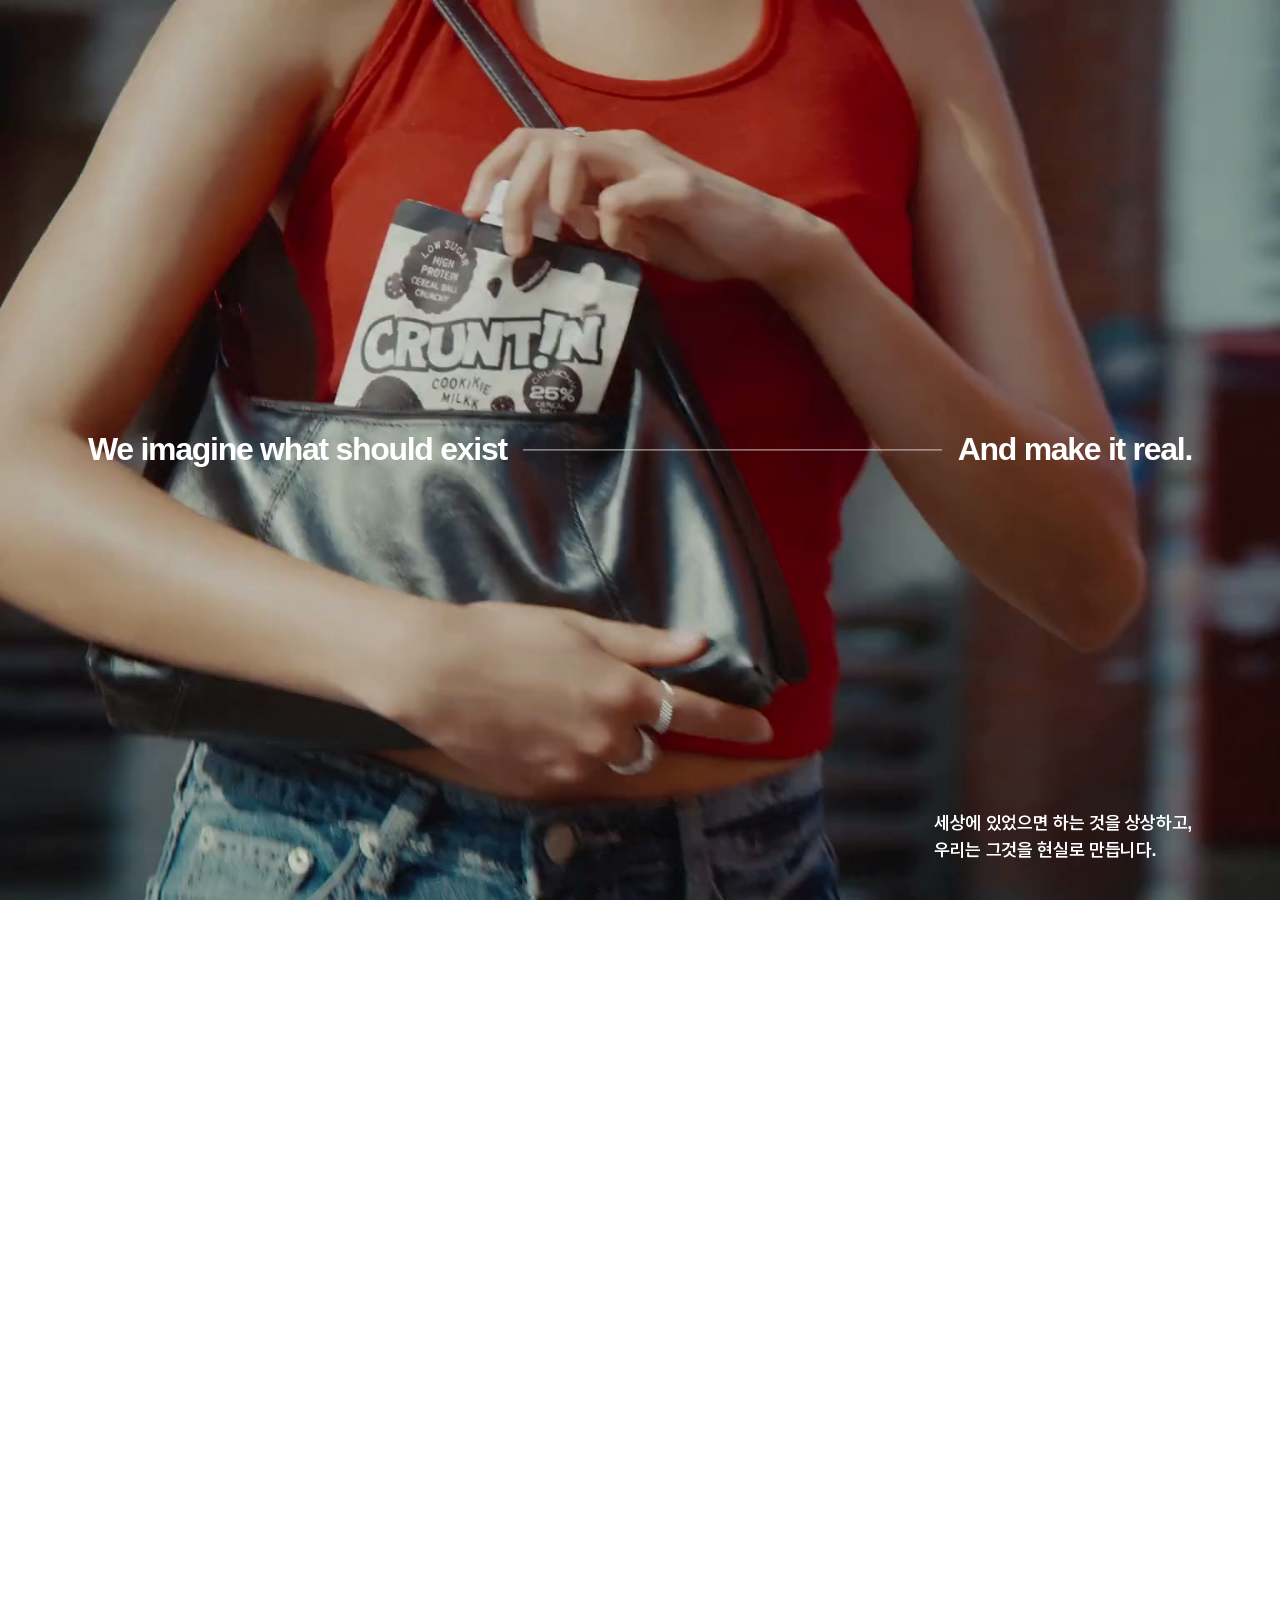
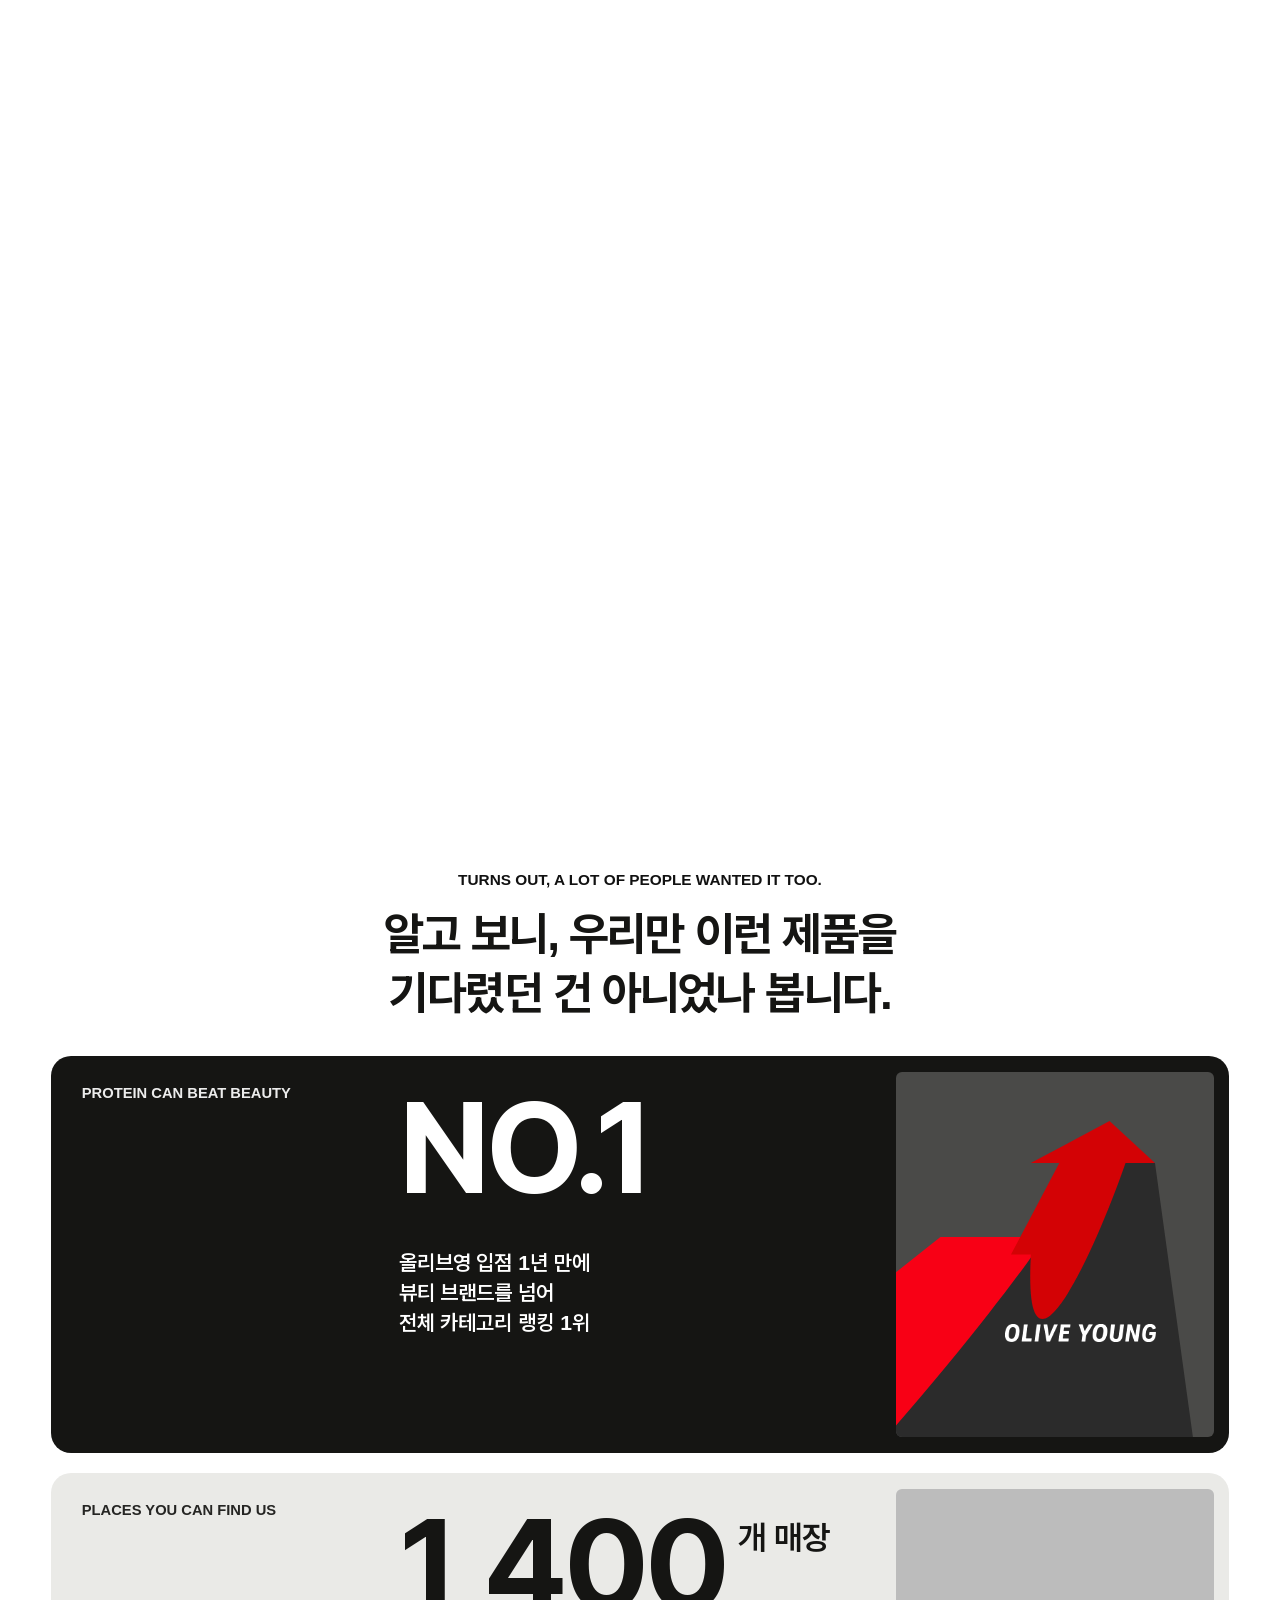
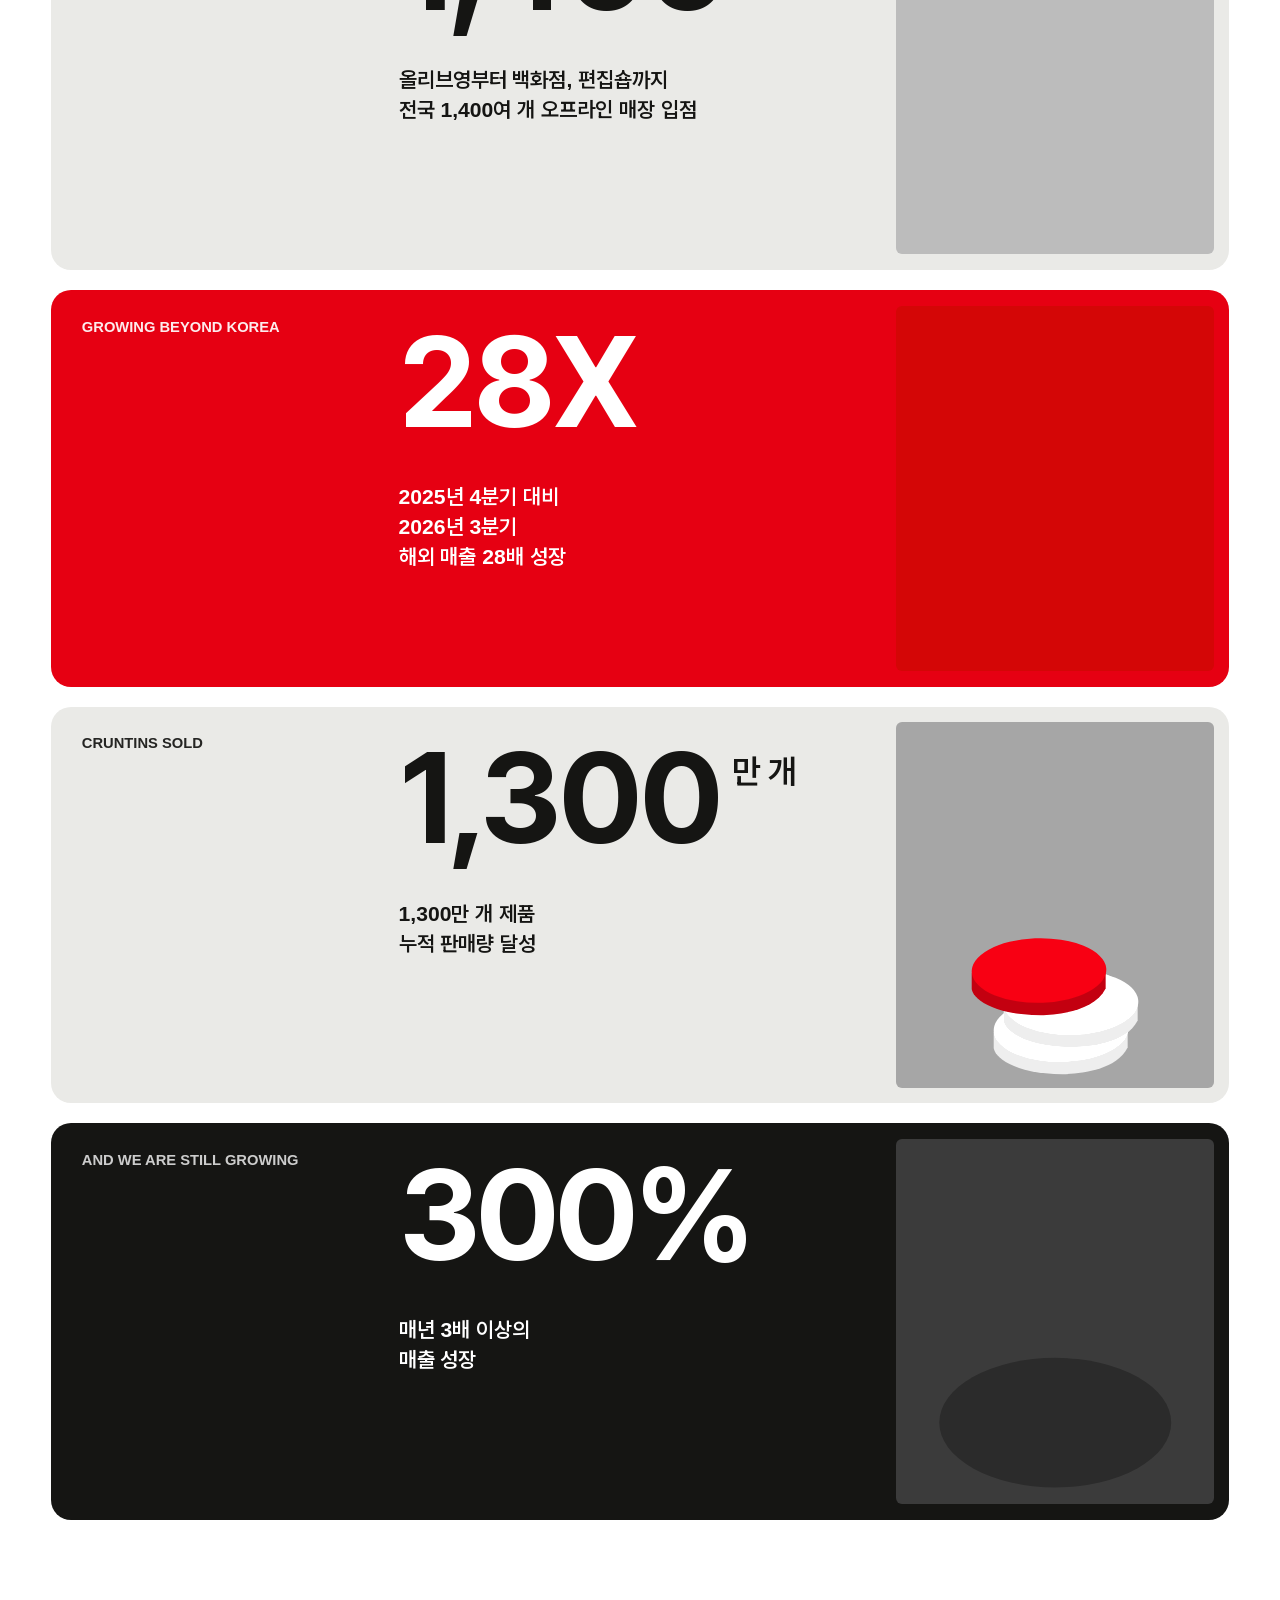
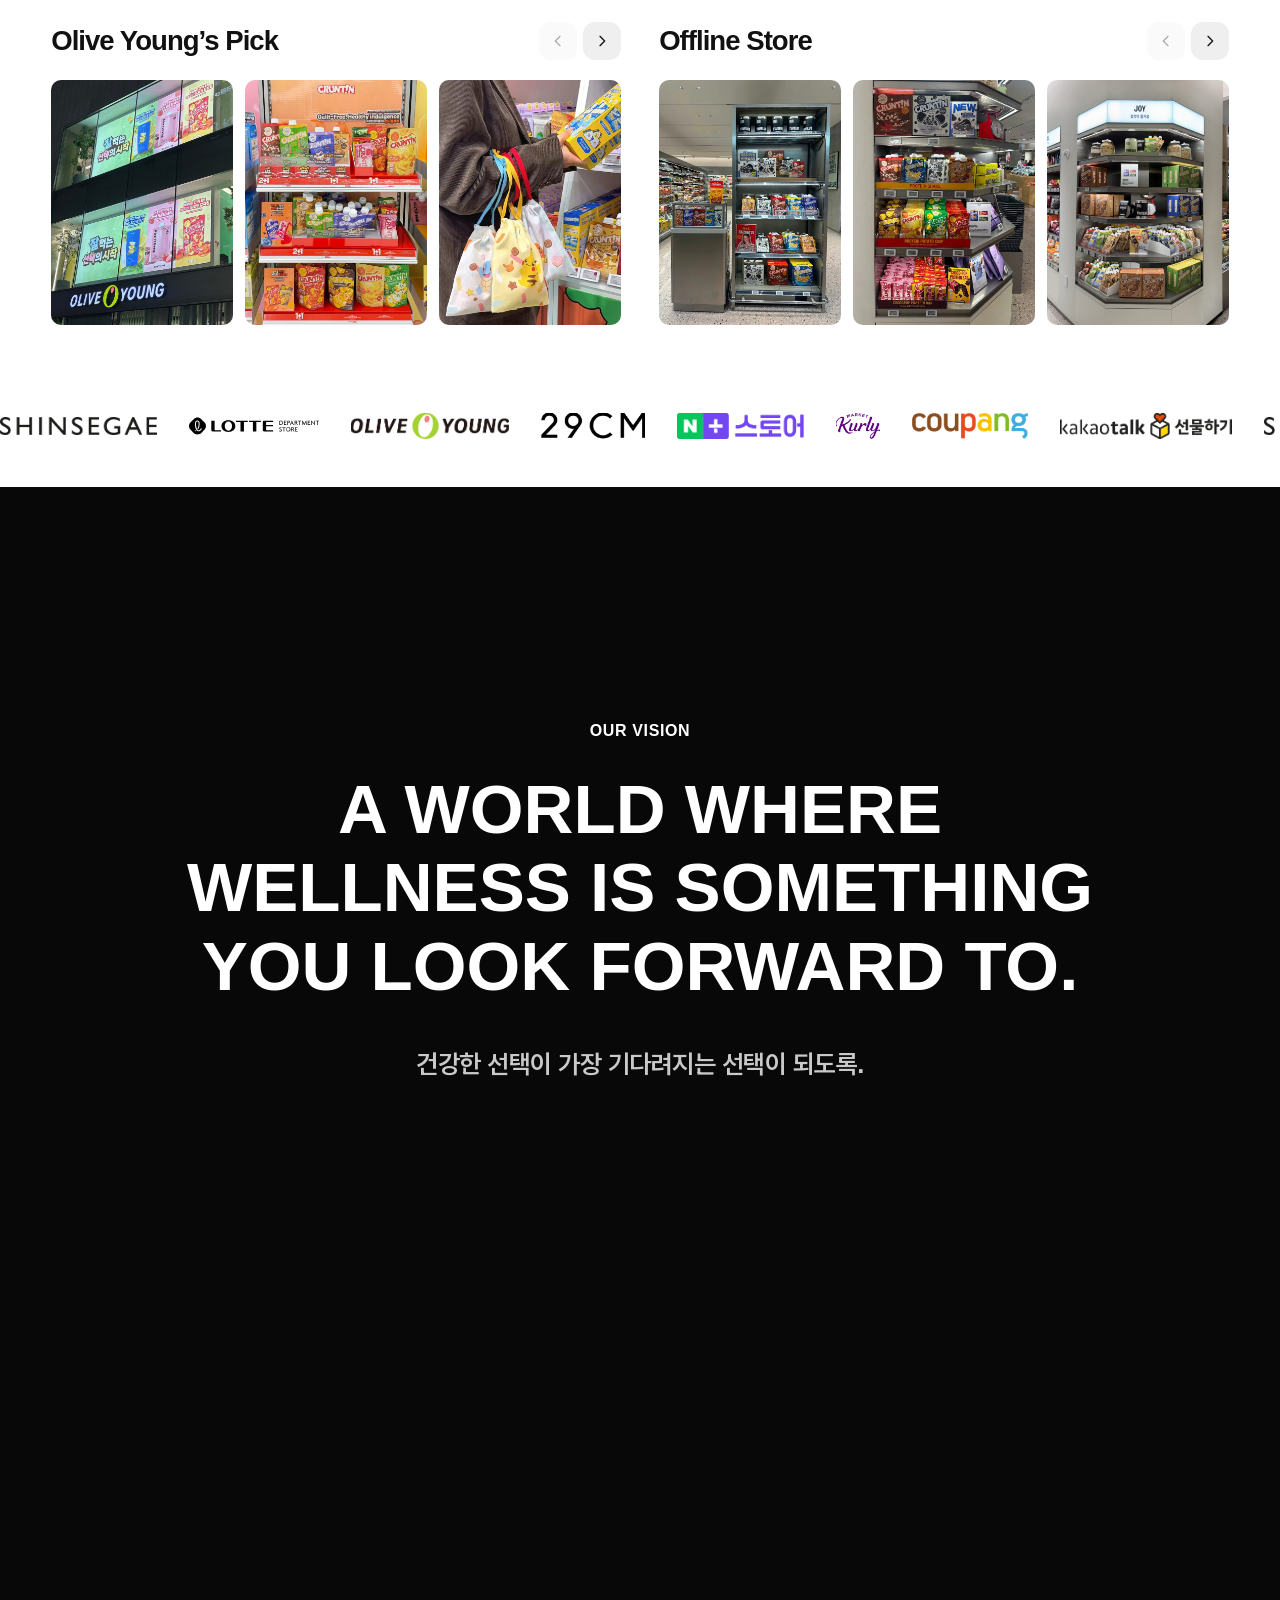
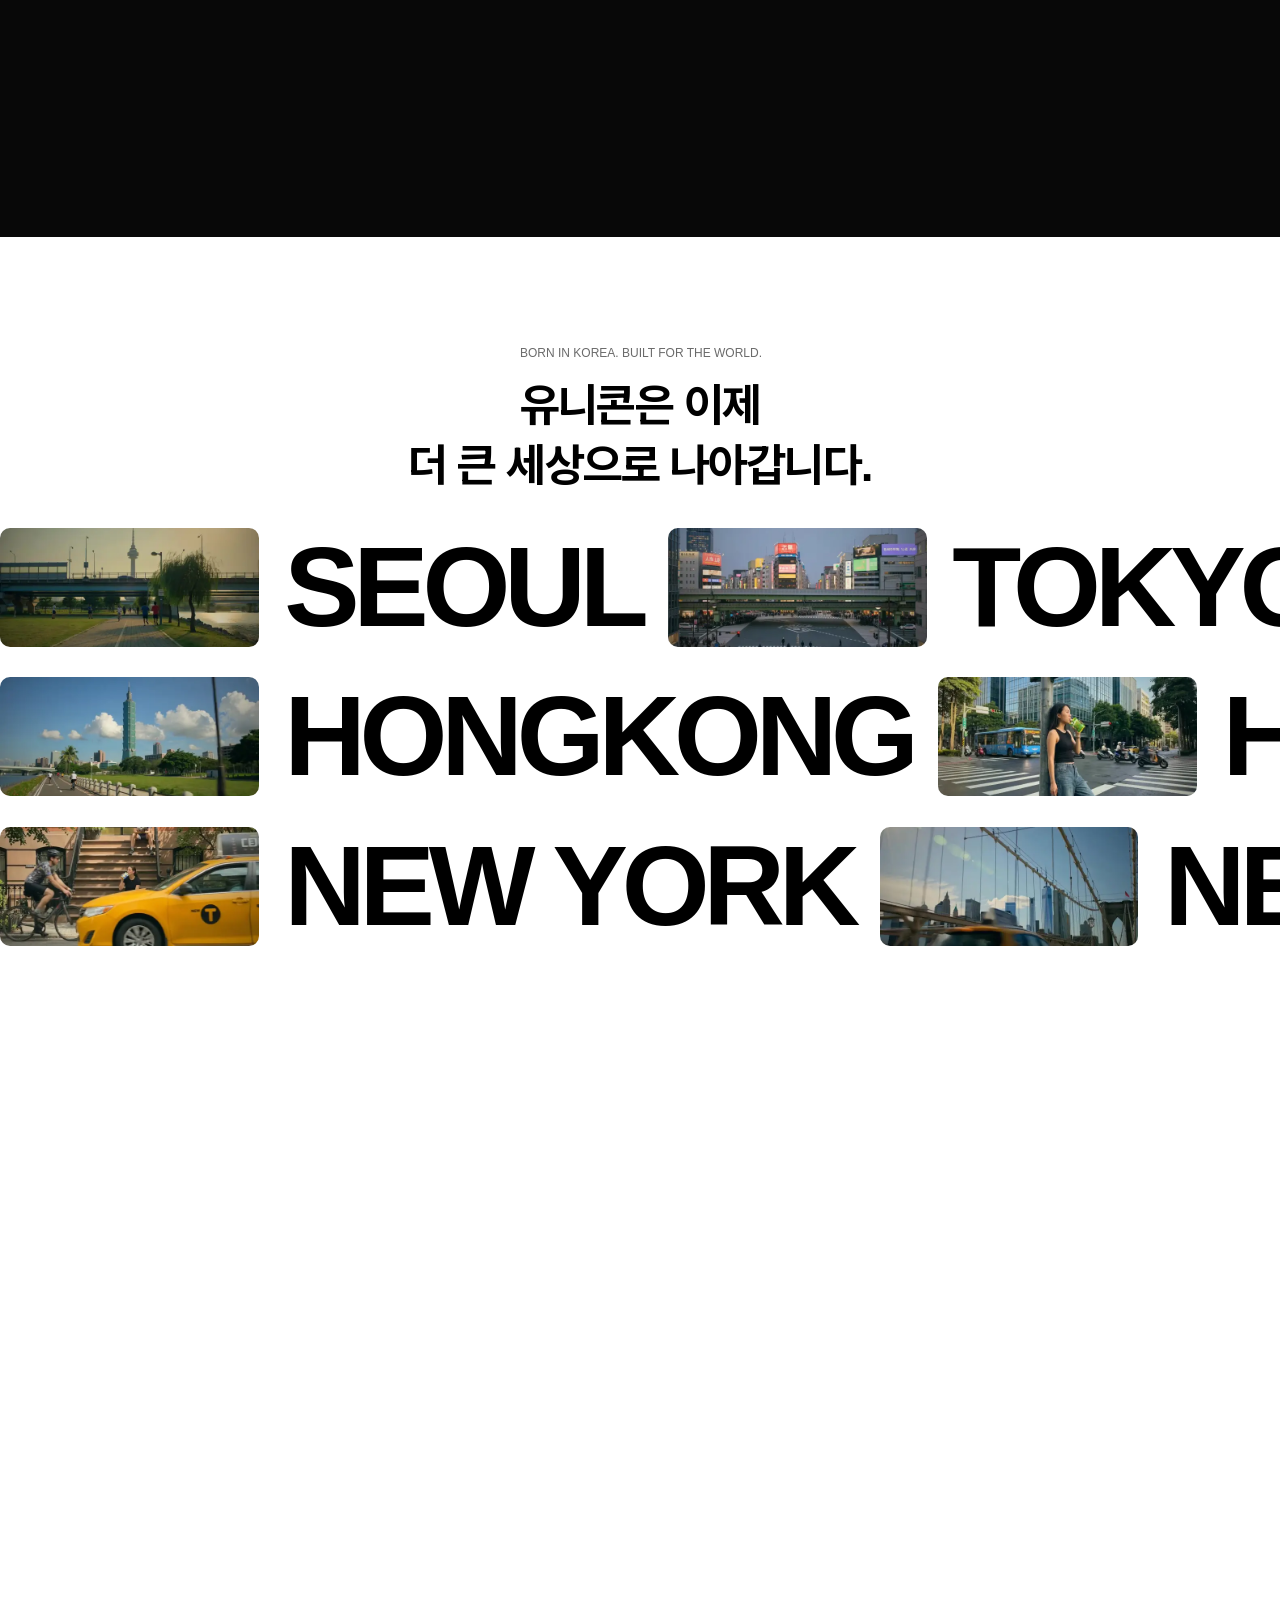
<file: index.html>
<!doctype html><html lang="ko"><head><meta charset="UTF-8"><!-- seo-v3 --><title>유어유니콘 YOUR UNICORN — 크런틴을 만드는 사람들</title><link rel="preload" href="/assets/fonts/pretendard-variable-core.woff2" as="font" type="font/woff2" crossorigin=""><meta name="description" content="세상에 있었으면 하는 것을 상상하고 현실로 만듭니다. 크런틴(CRUNTIN)을 만드는 유어유니콘의 브랜드, 성과, 문화, 채용 이야기를 만나보세요."><link rel="alternate" hreflang="ko" href="https://yourunicorn.world/"><link rel="alternate" hreflang="en" href="https://yourunicorn.world/en/"><link rel="alternate" hreflang="ja" href="https://yourunicorn.world/jp/"><link rel="alternate" hreflang="x-default" href="https://yourunicorn.world/"><link rel="canonical" href="https://yourunicorn.world/"><meta name="naver-site-verification" content="8b9c18b7f728c58bba01b886ebb216f2c63ada29"><meta name="robots" content="noindex,nofollow"><meta property="og:type" content="website"><meta property="og:site_name" content="유어유니콘 YOUR UNICORN"><meta property="og:locale" content="ko_KR"><meta property="og:url" content="https://yourunicorn.world/"><meta property="og:title" content="유어유니콘 YOUR UNICORN — 크런틴을 만드는 사람들"><meta property="og:description" content="세상에 있었으면 하는 것을 상상하고 현실로 만듭니다. 크런틴(CRUNTIN)을 만드는 유어유니콘의 브랜드, 성과, 문화, 채용 이야기를 만나보세요."><meta property="og:image" content="https://yourunicorn.world/assets/og-logo.png"><meta property="og:image:width" content="1200"><meta property="og:image:height" content="630"><meta property="og:image:alt" content="YOUR UNICORN 로고"><meta name="twitter:card" content="summary_large_image"><meta name="twitter:title" content="유어유니콘 YOUR UNICORN — 크런틴을 만드는 사람들"><meta name="twitter:description" content="세상에 있었으면 하는 것을 상상하고 현실로 만듭니다. 크런틴(CRUNTIN)을 만드는 유어유니콘의 브랜드, 성과, 문화, 채용 이야기를 만나보세요."><meta name="twitter:image" content="https://yourunicorn.world/assets/og-logo.png"><meta name="theme-color" content="#E60012"><script type="application/ld+json">{"@context":"https://schema.org","@graph":[{"@type":"Organization","@id":"https://yourunicorn.world/#org","name":"유어유니콘","alternateName":"YOUR UNICORN","url":"https://yourunicorn.world/","logo":{"@type":"ImageObject","url":"https://yourunicorn.world/assets/og-logo.png","width":1200,"height":630},"email":"people@yourunicorn.world","brand":{"@type":"Brand","name":"크런틴 CRUNTIN"},"sameAs":["https://article.yourunicorn.world"]},{"@type":"WebSite","@id":"https://yourunicorn.world/#website","url":"https://yourunicorn.world/","name":"유어유니콘","publisher":{"@id":"https://yourunicorn.world/#org"},"inLanguage":"ko-KR"},{"@type":"WebPage","@id":"https://yourunicorn.world/#webpage","url":"https://yourunicorn.world/","name":"유어유니콘 YOUR UNICORN — 크런틴을 만드는 사람들","description":"세상에 있었으면 하는 것을 상상하고 현실로 만듭니다. 크런틴(CRUNTIN)을 만드는 유어유니콘의 브랜드, 성과, 문화, 채용 이야기를 만나보세요.","inLanguage":"ko-KR","isPartOf":{"@id":"https://yourunicorn.world/#website"},"about":{"@id":"https://yourunicorn.world/#org"},"primaryImageOfPage":{"@type":"ImageObject","url":"https://yourunicorn.world/assets/og-logo.png"},"dateModified":"2026-11-01","breadcrumb":{"@id":"https://yourunicorn.world/#breadcrumb"}},{"@type":"BreadcrumbList","@id":"https://yourunicorn.world/#breadcrumb","itemListElement":[{"@type":"ListItem","position":1,"name":"유어유니콘","item":"https://yourunicorn.world/"}]}]}</script><!-- /seo-v3 --><meta name="viewport" content="width=device-width,initial-scale=1"><link rel="preload" href="/hero-media/cruntin-1029-poster.jpg" as="image" fetchpriority="high"><script src="/assets/lenis.min.js?v=1685305b" defer></script><script src="/approved-source.js?v=3ba9a8be" defer></script><link rel="stylesheet" href="/retail-gallery.css?v=14537633"><link rel="stylesheet" href="/source/v1-company.css?v=2a458638"><link rel="stylesheet" href="/approved.css?v=08c0035f"><link rel="stylesheet" href="/approved-v3.css?v=ac3a3d2b"><script defer src="/approved.js?v=48d51cba"></script><style id="preview-fullbleed">.city-expansion-stage{overflow:visible}.city-expansion-stage .city-film-rows{width:100vw;margin-left:calc(50% - 50vw)}</style><style id="preview-retail-arrows">
.retail-collection{position:relative}
.retail-carousel{position:static!important}
.retail-collection__header{padding-right:92px}
.retail-carousel__btn{top:-2px!important;bottom:auto!important;margin-top:0!important;transform:none!important;width:38px!important;height:38px!important;z-index:3;
  background:#efefef!important;color:#111!important;border:0!important;border-radius:8px!important;box-shadow:none!important;transition:background .2s ease!important}
.retail-carousel__btn:hover{background:#e2e2e2!important;color:#111!important;transform:none!important;box-shadow:none!important}
.retail-carousel__btn:active{background:#d8d8d8!important}
.retail-carousel__btn,.retail-carousel__btn:hover,.retail-carousel__btn:focus,.retail-carousel__btn:active,.retail-carousel__btn:focus-visible{transform:none!important;translate:none!important;top:-2px!important;margin:0!important;box-shadow:none!important;transition:background .2s ease!important;animation:none!important}
.retail-carousel__btn svg,.retail-carousel__btn:hover svg,.retail-carousel__btn:active svg{transform:none!important;translate:none!important;transition:none!important;animation:none!important}
.retail-carousel__btn:focus{outline:none!important}
.retail-carousel__btn:focus-visible{outline:2px solid #111!important;outline-offset:2px!important}
.retail-carousel__btn svg{width:16px!important;height:16px!important;stroke-width:2!important}
.retail-carousel__btn--prev{left:auto!important;right:44px!important}
.retail-carousel__btn--next{right:0!important}
.retail-carousel__btn:disabled{opacity:.35!important;pointer-events:none}
@media (max-width:900px){.retail-collection__header{padding-right:88px}}
</style><style id="preview-centered-intros">
.growth-tags-heading,.global-cities-intro.editorial-heading{display:flex!important;flex-direction:column!important;align-items:center!important;justify-content:center!important;text-align:center!important;gap:14px!important;grid-template-columns:none!important;padding-left:0!important;padding-right:0!important}
.growth-tags-heading>p,.global-cities-intro.editorial-heading>.editorial-label{margin:0!important;font-size:clamp(11px,.85vw,13px)!important;font-weight:400!important;letter-spacing:.06em!important;line-height:1.5!important;color:#6b6b6b!important;text-transform:uppercase}
html body.page-company main .growth-tags-heading>h2.section-title,html body.page-company main .global-cities-intro.editorial-heading h2.section-title,html body .growth-tags-heading>h2.section-title,html body .global-cities-intro.editorial-heading h2.section-title{margin:0!important;font-size:clamp(29px,3.7vw,46px)!important;font-weight:600!important;line-height:1.3!important;letter-spacing:-.04em!important;max-width:28ch;text-align:center!important}
.global-cities-intro.editorial-heading>div{display:contents}

.growth-tags-heading>p,.global-cities-intro.editorial-heading>.editorial-label{display:block!important;width:100%!important;text-align:center!important;font-weight:400!important;white-space:nowrap!important}
.growth-tags-heading>p br,.global-cities-intro.editorial-heading>.editorial-label br{display:none!important}
@media (max-width:600px){.growth-tags-heading>p,.global-cities-intro.editorial-heading>.editorial-label{white-space:normal!important}}
html body.page-company main .growth-tags-heading>h2.section-title,html body.page-company main .global-cities-intro.editorial-heading h2.section-title{max-width:none!important;width:100%!important;white-space:nowrap!important;word-break:keep-all!important}
@media (max-width:760px){html body.page-company main .growth-tags-heading>h2.section-title,html body.page-company main .global-cities-intro.editorial-heading h2.section-title{white-space:normal!important;max-width:22ch!important;margin-inline:auto!important}}
</style><style id="preview-product-back-copy">html body .product-face-back p,html body .product-face-back p .feedback-line,html body .unicorn-stack-description p,html body .unicorn-stack-description p .feedback-line{font-weight:400!important;letter-spacing:-.04em!important;line-height:1.38!important}</style><style id="preview-card-layout">
/* inner layout only — stacking/scroll behaviour untouched */
html body .growth-cascade-card{--panel-w:27%;--panel-gap:1.6%;--pad:14px}
html body .growth-cascade-card::after{content:"";position:absolute;top:4%;bottom:4%;right:var(--panel-gap);width:var(--panel-w);border-radius:14px;background:rgba(255,255,255,.07);z-index:0;pointer-events:none}
html body .growth-cascade-card.metric-stores::after,html body .growth-cascade-card.metric-sold::after{background:rgba(0,0,0,.08)}
html body .growth-cascade-card.metric-global::after{background:rgba(0,0,0,.14)}
/* small English label: top-left */
html body .growth-cascade-card .growth-sticker{left:2.6%!important;right:auto!important;top:7%!important;text-align:left!important;max-width:24%!important}
/* big number + description share one vertical line */
html body .growth-cascade-card .cascade-number{left:29.5%!important;top:5%!important}
html body .growth-cascade-card .cascade-description{left:29.5%!important;right:auto!important;top:auto!important;bottom:7%!important;width:34%!important}
/* visuals live inside the right panel */
html body .growth-cascade-card :is(.approved-olive-logo,.store-network,.growth-globe,.sold-volume,.revenue-chart){position:absolute!important;left:auto!important;right:calc(var(--panel-gap) + var(--pad))!important;top:calc(4% + var(--pad))!important;bottom:calc(4% + var(--pad))!important;width:calc(var(--panel-w) - 2 * var(--pad))!important;height:auto!important;max-width:none!important;margin:0!important;z-index:1}
html body .growth-cascade-card :is(.approved-olive-logo,.growth-globe){object-fit:contain}
html body .growth-cascade-card .approved-olive-logo{top:0!important;bottom:0!important;margin:auto!important;height:auto!important;max-height:30%}
html body .growth-cascade-card :is(.store-network,.sold-volume,.revenue-chart){display:flex!important;flex-direction:column;justify-content:center;align-items:center;overflow:hidden}
html body .growth-cascade-card :is(.store-network,.revenue-chart) svg{width:100%!important;height:100%!important;max-height:100%}
/* global card: number top, description bottom, like the others */
html body .growth-cascade-card.metric-global .metric-copy{display:contents!important}
html body .growth-cascade-card.metric-global .global-milestones{display:none!important}
html body .growth-cascade-card.metric-global .cascade-description p{font-size:inherit}
html body .growth-cascade-card .cascade-number{letter-spacing:-.03em!important}
html body .growth-cascade-card.metric-revenue .cascade-number{letter-spacing:-.045em!important}
@media (max-width:767px){
  html body .growth-cascade-card{--panel-w:38%}
  html body .growth-cascade-card .cascade-number,html body .growth-cascade-card .cascade-description{left:6%!important}
  html body .growth-cascade-card .cascade-number{top:16%!important}
  html body .growth-cascade-card .growth-sticker{left:6%!important;top:6%!important;max-width:50%!important}
  html body .growth-cascade-card .cascade-description{width:52%!important}
}
</style><style id="preview-unicorn-third">
html body .unicorn-mask-section.has-linked-flow{height:1050svh!important}
html body .unicorn-mask-copy{container-type:inline-size}
html body .unicorn-mask-copy :is(.unicorn-mask-first,.unicorn-mask-second,.unicorn-mask-third){font-size:min(clamp(18px,2.1vw,28px),9cqi)!important;white-space:nowrap;line-height:1.3!important;word-break:keep-all;max-width:88%;justify-self:center;text-align:center}
.unicorn-mask-copy .unicorn-mask-third{opacity:0}
html body .film-gallery-opening:has(.unicorn-mask-section.is-third-phase) .shared-opening-film{z-index:2!important}
html body .unicorn-mask-section.is-third-phase .unicorn-mask-stage{position:sticky;z-index:3}
html body .unicorn-mask-section.is-third-phase .unicorn-mask-copy{z-index:4;position:absolute}

</style><style id="preview-card-sizes">html body.approved-company .unicorn-mask-stage .unicorn-mask-frame{width:calc(var(--unicorn-card-height) * 637 / 812)!important;max-width:none!important;justify-self:center}@media (min-width:768px){html body.approved-company .unicorn-mask-stage{grid-template-columns:minmax(0,1fr) auto minmax(0,1fr)!important;column-gap:clamp(20px,2.2vw,40px)!important}}</style><style id="preview-stack-gap">
@media (prefers-reduced-motion:no-preference){
 html body .growth-cascade-card,html body .growth-cascade-card:not(:first-child){top:calc(var(--growth-pin-top) + var(--growth-heading-height) + var(--card-index)*12px + var(--growth-release,0px))!important}
}
@media (max-width:767px) and (prefers-reduced-motion:no-preference){
 html body .growth-cascade-card,html body .growth-cascade-card:not(:first-child){top:calc(var(--growth-pin-top) + var(--growth-heading-height) + var(--card-index)*8px + var(--growth-release,0px))!important}
}
</style><style id="preview-flow-caption">html body .approved-flow-caption,html body .approved-flow-caption :is(.reimagine-flow-left,.reimagine-flow-right),html body .approved-flow-caption :is(.reimagine-flow-left,.reimagine-flow-right) *{font-weight:400!important}html body .approved-flow-caption{color:rgba(255,255,255,.72)!important;font-size:.88em!important}html body .approved-flow-caption :is(.reimagine-flow-left,.reimagine-flow-right){color:inherit!important;font-size:inherit!important}html body.approved-company .reimagine-flow-korean{line-height:1.22!important}</style><style id="preview-unicorn-english">html body .unicorn-mask-english{container-type:inline-size!important}html body .unicorn-mask-english,html body .unicorn-mask-english .unicorn-english-line,html body .unicorn-mask-english .unicorn-english-line>span{font-family:"Helvetica Neue",Helvetica,Arial,PretendardVariable,"Apple SD Gothic Neo",sans-serif!important;font-weight:500!important;letter-spacing:-.035em!important;line-height:1.34!important}html body .unicorn-mask-english .unicorn-english-line>span{white-space:nowrap!important;font-size:min(clamp(16px,1.8vw,29px),5.6cqi)!important}@media (max-width:767px),(max-height:700px) and (min-width:701px){html body .unicorn-mask-english .unicorn-english-line>span{font-size:min(13px,5.6cqi)!important}}</style><style id="preview-hero-ko">html body .company-hero-ko{font-weight:600!important}</style><style id="preview-label-tracking">html body.approved-company .growth-tags-heading>p:first-child,html body.approved-company .global-cities-intro .editorial-label,html body .growth-tags-heading>p,html body .global-cities-intro>.editorial-label{letter-spacing:normal!important}</style><style id="preview-stack-title-size">html body .unicorn-mask-stage .unicorn-stack-title>span:first-child{font-size:clamp(9px,1vw,16px)!important;white-space:nowrap!important;font-family:"Helvetica Neue",Helvetica,Arial,PretendardVariable,"Apple SD Gothic Neo",sans-serif!important;font-weight:500!important;letter-spacing:-.055em!important}@media (max-width:767px),(max-height:700px) and (min-width:701px){html body .unicorn-mask-stage .unicorn-stack-title>span:first-child{font-size:7.5px!important}}</style><style id="preview-metric-unit">html body.approved-company .feedback-v2 .growth-cascade-card .metric-unit,html body .growth-cascade-card .cascade-number .metric-unit{font-size:clamp(9px,1vw,15px)!important}@media (max-width:900px){html body .growth-cascade-card .cascade-number .metric-unit{font-size:9px!important}}</style><style id="preview-pretendard-local">@font-face{font-family:PretendardVariable;src:url("/assets/fonts/pretendard-variable.woff2") format("woff2");font-weight:100 900;font-style:normal;font-display:swap;unicode-range:U+1100-11FF,U+3130-318F,U+A960-A97F,U+AC02-AC03,U+AC05-AC07,U+AC09-AC0F,U+AC13-AC14,U+AC16-AC18,U+AC1A-AC1B,U+AC1E-AC30,U+AC32-AC6F,U+AC71-AC73,U+AC75-AC77,U+AC79-AC7F,U+AC82,U+AC84-AC8B,U+AC8D-AC9F,U+ACA1-ACA7,U+ACAA-ACAB,U+ACAD-ACAF,U+ACB1-ACB8,U+ACBA-ACBC,U+ACBE-ACC3,U+ACC5-ACDF,U+ACE1-ACE6,U+ACE8-ACF2,U+ACF4,U+ACF6-ACFB,U+ACFD-ACFF,U+AD01-AD03,U+AD05-AD10,U+AD12-AD4F,U+AD51-AD6B,U+AD6E-AD6F,U+AD71-AD7E,U+AD80,U+AD82-AD8B,U+AD8D-ADBF,U+ADC1-ADDB,U+ADDD-ADF7,U+ADF9-ADFB,U+ADFD-ADFF,U+AE01-AE07,U+AE0A,U+AE0C-AE2F,U+AE31-AE33,U+AE35-AE37,U+AE39-AE3F,U+AE41-AE4B,U+AE4D-AE53,U+AE55-AE5C,U+AE5E-AEBB,U+AEBD-AED7,U+AED9-AFB7,U+AFB9-AFBF,U+AFC1-AFC7,U+AFC9-B00B,U+B00D-B01B,U+B01D-B049,U+B04B,U+B04D-B05C,U+B05E-B07B,U+B07D-B097,U+B099-B09B,U+B09D-B0A7,U+B0A9-B0AD,U+B0AF-B0B3,U+B0B5-B0B7,U+B0B9-B0BB,U+B0BD-B0C4,U+B0C6-B0CF,U+B0D1-B107,U+B109-B10F,U+B111-B112,U+B114-B117,U+B119-B123,U+B125-B13F,U+B141-B143,U+B145-B177,U+B179-B17B,U+B17D-B191,U+B194-B203,U+B205-B207,U+B209-B213,U+B216-B273,U+B275-B28F,U+B291-B293,U+B295-B297,U+B299-B2A4,U+B2A7-B2C7,U+B2C9-B2CB,U+B2CD-B2D7,U+B2D9-B2E3,U+B2E5-B2E7,U+B2E9-B2EA,U+B2ED-B2F3,U+B2F6-B2F8,U+B2FA-B2FE,U+B301-B353,U+B356-B357,U+B359-B35B,U+B35D-B363,U+B365-B368,U+B36A-B36D,U+B36F,U+B371-B373,U+B375-B3C3,U+B3C6-B3CB,U+B3CD-B3D8,U+B3DA-B3FB,U+B3FD-B417,U+B419-B41B,U+B41D-B41F,U+B421-B428,U+B42A-B44F,U+B451-B453,U+B455-B457,U+B459-B4A3,U+B4A5-B4B6,U+B4B8-B4DB,U+B4DE-B4DF,U+B4E1-B4E3,U+B4E5-B4EB,U+B4EE-B4F0,U+B4F2-B513,U+B515-B528,U+B52A-B52F,U+B531-B54B,U+B54D-B54F,U+B551-B5A3,U+B5A5-B5A7,U+B5A9-B5BA,U+B5BC-B60F,U+B611-B6EF,U+B6F1-B727,U+B729-B73A,U+B73C-B743,U+B745-B75F,U+B761-B77B,U+B77D-B77F,U+B781-B78B,U+B78E-B78F,U+B791-B797,U+B79A-B79B,U+B79D-B7AA,U+B7AC,U+B7AE-B7B4,U+B7B6-B7C8,U+B7CA-B7EB,U+B7ED-B7EF,U+B7F1-B7F3,U+B7F5-B7FB,U+B7FE-B806,U+B809-B80B,U+B80D-B823,U+B826-B827,U+B829-B82B,U+B82D-B837,U+B839-B83F,U+B841-B85B,U+B85E-B85F,U+B861-B863,U+B865-B86C,U+B86E,U+B870-B8AF,U+B8B1-B8CB,U+B8CD-B8E7,U+B8E9-B8F8,U+B8FA-B957,U+B959-B973,U+B975-B977,U+B979-B97B,U+B97D-B983,U+B986-B988,U+B98A-B9AB,U+B9AE-B9AF,U+B9B1-B9B3,U+B9B5-B9BB,U+B9BE-B9C0,U+B9C2-B9C7,U+B9C9-B9CB,U+B9CD,U+B9CF,U+B9D1-B9DA,U+B9DC,U+B9DF-B9E3,U+B9E5-B9E7,U+B9E9-BA37,U+BA3A-BA3B,U+BA3D-BA47,U+BA49-BA53,U+BA55-BA57,U+BA59-BA6F,U+BA71-BA73,U+BA75-BA84,U+BA86-BAA7,U+BAAA-BAAB,U+BAAD-BAAF,U+BAB1-BABA,U+BABC-BB33,U+BB35,U+BB37,U+BB39-BB3A,U+BB3D-BBAB,U+BBAD-BBBF,U+BBC1-BBF7,U+BBF9-BBFB,U+BBFD-BBFE,U+BC01-BC0E,U+BC10,U+BC12-BC13,U+BC17,U+BC19-BC1A,U+BC1D-BC24,U+BC26-BC28,U+BC2A-BC2F,U+BC32-BC83,U+BC85-BC87,U+BC89-BC8B,U+BC8D-BC93,U+BC96-BC9F,U+BCA1-BCA3,U+BCA5-BCA7,U+BCA9-BCBF,U+BCC1-BCC3,U+BCC5-BCF3,U+BCF6-BCF7,U+BCF9-BCFB,U+BCFD-BD04,U+BD06-BD0F,U+BD11-BD7F,U+BD82-BD83,U+BD85-BD87,U+BD89-BD98,U+BD9A-BDEF,U+BDF1-BE0B,U+BE0D-BE13,U+BE15-BE43,U+BE45-BE47,U+BE49-BE4B,U+BE4D-BE5F,U+BE61-BE67,U+BE69-C05B,U+C05D-C0AB,U+C0AE-C0AF,U+C0B1-C0B3,U+C0B5-C0BB,U+C0BD-C0C0,U+C0C2-C0C7,U+C0CA-C0DC,U+C0DE-C11B,U+C11E-C11F,U+C121-C123,U+C125-C130,U+C132-C137,U+C13A-C13B,U+C13D-C14A,U+C14C-C153,U+C155-C157,U+C159-C18B,U+C18E-C193,U+C195-C1A0,U+C1A2-C1DF,U+C1E1-C1FB,U+C1FD-C20C,U+C20E-C217,U+C219-C21B,U+C21D-C227,U+C229-C24F,U+C251-C26B,U+C26D-C27C,U+C27E-C2A3,U+C2A5-C2AB,U+C2AD-C2B4,U+C2B6-C2DB,U+C2DE-C2DF,U+C2E1-C2E3,U+C2E5-C2EB,U+C2ED-C2F5,U+C2F7-C312,U+C314-C367,U+C369-C4EF,U+C4F1-C4F3,U+C4F5-C4F7,U+C4F9-C527,U+C52A-C538,U+C53A-C543,U+C545-C547,U+C549,U+C54B,U+C54D-C554,U+C556-C557,U+C55A-C55D,U+C55F,U+C562-C57B,U+C57E-C590,U+C592-C597,U+C599-C5B3,U+C5B6-C5B7,U+C5B9-C5BB,U+C5BD-C5C3,U+C5C9-C5CF,U+C5D2-C5D3,U+C5D5-C5EB,U+C5EE-C5EF,U+C5F1-C5F3,U+C5F5-C5FC,U+C5FE-C5FF,U+C602-C604,U+C607,U+C609-C623,U+C625-C627,U+C629-C62B,U+C62D,U+C62F-C633,U+C635-C63F,U+C641-C643,U+C645-C653,U+C655-C677,U+C679-C67B,U+C67D-C693,U+C695-C6A8,U+C6AA-C6AF,U+C6B1-C6B3,U+C6B5-C6B7,U+C6B9-C6BF,U+C6C1-C6C2,U+C6C4-C6CB,U+C6CD-C6CF,U+C6D1-C6D3,U+C6D5-C6EF,U+C6F1-C703,U+C705-C716,U+C718-C71F,U+C721-C727,U+C729-C73B,U+C73D-C73F,U+C741-C743,U+C745-C74B,U+C74D-C750,U+C752-C757,U+C759-C773,U+C775-C777,U+C779-C77B,U+C77E-C783,U+C786-C787,U+C789-C78F,U+C792-C797,U+C799-C7A0,U+C7A2-C7A4,U+C7A6-C7AB,U+C7AD-C7C0,U+C7C2-C7FF,U+C802-C803,U+C805-C807,U+C809-C80F,U+C812-C814,U+C816-C81B,U+C81D-C837,U+C839-C84B,U+C84D-C86F,U+C871-C873,U+C875-C884,U+C886-C88A,U+C88D-C8FB,U+C8FD-C8FF,U+C901-C903,U+C905-C910,U+C912-C987,U+C98A-C98F,U+C991-C99C,U+C99E-C9BF,U+C9C2-C9C3,U+C9C5-C9C7,U+C9C9-C9CF,U+C9D2-C9DB,U+C9DE-C9E6,U+C9E8-C9F7,U+C9F9-CABC,U+CABE-CABF,U+CAC1-CC0C,U+CC0E-CC0F,U+CC11-CC27,U+CC2A-CC37,U+CC39-CC3C,U+CC3F-CC43,U+CC45-CC56,U+CC58,U+CC5A-CC5F,U+CC61-CC97,U+CC99-CC9B,U+CC9D-CC9F,U+CCA1-CCAA,U+CCAC,U+CCAE-CCB3,U+CCB5-CCCF,U+CCD1-CCE3,U+CCE5-CD07,U+CD09-CD1C,U+CD1E-CD5B,U+CD5D-CD93,U+CD96-CD97,U+CD99-CD9B,U+CD9D-CDA3,U+CDA5-CDA8,U+CDAA-CDAF,U+CDB1-CDC3,U+CDC5-CDE7,U+CDE9-CE1F,U+CE22-CE57,U+CE59-CE5B,U+CE5D-CE67,U+CE6A-CE73,U+CE75-CE77,U+CE79-CE8F,U+CE91-CEA0,U+CEA2-CEE3,U+CEE5-CEE7,U+CEE9-CEEB,U+CEED-CEF3,U+CEF5-CEFF,U+CF01-CF12,U+CF14-CF53,U+CF55-CF57,U+CF59-CF5B,U+CF5D-CF6F,U+CF71-CFDF,U+CFE1-D003,U+D005-D04F,U+D051-D06B,U+D06D-D06F,U+D071-D073,U+D075-D07B,U+D07D-D0A3,U+D0A5-D0A7,U+D0A9-D0B8,U+D0BA-D0BF,U+D0C2-D0C3,U+D0C5-D0CF,U+D0D1-D0D2,U+D0D4-D0DB,U+D0DE-D0EC,U+D0EE-D12F,U+D131-D133,U+D135-D14B,U+D14E-D14F,U+D151-D19F,U+D1A2-D1B0,U+D1B2-D1B4,U+D1B6-D1F3,U+D1F5-D27F,U+D281-D2B7,U+D2BA-D2BB,U+D2BD-D2BF,U+D2C1-D2EF,U+D2F1-D2F3,U+D2F5-D2FF,U+D301-D304,U+D306-D30B,U+D30D-D30F,U+D311-D31C,U+D31E-D327,U+D32A-D32B,U+D32D-D37B,U+D37D-D397,U+D399-D3AA,U+D3AC-D3B3,U+D3B5-D3B7,U+D3B9-D3BB,U+D3BD-D3C8,U+D3CA-D3EB,U+D3EE-D3EF,U+D3F1-D3F3,U+D3F5-D3FB,U+D3FD-D45B,U+D45D-D47F,U+D481-D487,U+D489-D503,U+D505-D50B,U+D50D-D53B,U+D53E-D543,U+D545-D54E,U+D550,U+D552-D557,U+D559-D55B,U+D55D-D55F,U+D561-D567,U+D56A-D56C,U+D56E-D573,U+D575-D583,U+D585-D587,U+D58A-D5A4,U+D5A6-D5C7,U+D5C9-D5D7,U+D5D9-D5E3,U+D5E5-D5EB,U+D5ED-D5FF,U+D601-D603,U+D605-D610,U+D612-D614,U+D616-D61B,U+D61D-D637,U+D63A-D647,U+D649-D653,U+D656-D657,U+D659-D65B,U+D65D-D668,U+D66A-D68B,U+D68E-D6A7,U+D6A9-D6C3,U+D6C5-D717,U+D719-D733,U+D735-D74F,U+D751-D753,U+D755-D76B,U+D76D-D76F,U+D771-D787,U+D789-D797,U+D79A-D7FF}@font-face{font-family:Pretendard;src:url("/assets/fonts/pretendard-800.woff2") format("woff2");font-weight:800;font-style:normal;font-display:swap;unicode-range:U+1100-11FF,U+3130-318F,U+A960-A97F,U+AC02-AC03,U+AC05-AC07,U+AC09-AC0F,U+AC13-AC14,U+AC16-AC18,U+AC1A-AC1B,U+AC1E-AC30,U+AC32-AC6F,U+AC71-AC73,U+AC75-AC77,U+AC79-AC7F,U+AC82,U+AC84-AC8B,U+AC8D-AC9F,U+ACA1-ACA7,U+ACAA-ACAB,U+ACAD-ACAF,U+ACB1-ACB8,U+ACBA-ACBC,U+ACBE-ACC3,U+ACC5-ACDF,U+ACE1-ACE6,U+ACE8-ACF2,U+ACF4,U+ACF6-ACFB,U+ACFD-ACFF,U+AD01-AD03,U+AD05-AD10,U+AD12-AD4F,U+AD51-AD6B,U+AD6E-AD6F,U+AD71-AD7E,U+AD80,U+AD82-AD8B,U+AD8D-ADBF,U+ADC1-ADDB,U+ADDD-ADF7,U+ADF9-ADFB,U+ADFD-ADFF,U+AE01-AE07,U+AE0A,U+AE0C-AE2F,U+AE31-AE33,U+AE35-AE37,U+AE39-AE3F,U+AE41-AE4B,U+AE4D-AE53,U+AE55-AE5C,U+AE5E-AEBB,U+AEBD-AED7,U+AED9-AFB7,U+AFB9-AFBF,U+AFC1-AFC7,U+AFC9-B00B,U+B00D-B01B,U+B01D-B049,U+B04B,U+B04D-B05C,U+B05E-B07B,U+B07D-B097,U+B099-B09B,U+B09D-B0A7,U+B0A9-B0AD,U+B0AF-B0B3,U+B0B5-B0B7,U+B0B9-B0BB,U+B0BD-B0C4,U+B0C6-B0CF,U+B0D1-B107,U+B109-B10F,U+B111-B112,U+B114-B117,U+B119-B123,U+B125-B13F,U+B141-B143,U+B145-B177,U+B179-B17B,U+B17D-B191,U+B194-B203,U+B205-B207,U+B209-B213,U+B216-B273,U+B275-B28F,U+B291-B293,U+B295-B297,U+B299-B2A4,U+B2A7-B2C7,U+B2C9-B2CB,U+B2CD-B2D7,U+B2D9-B2E3,U+B2E5-B2E7,U+B2E9-B2EA,U+B2ED-B2F3,U+B2F6-B2F8,U+B2FA-B2FE,U+B301-B353,U+B356-B357,U+B359-B35B,U+B35D-B363,U+B365-B368,U+B36A-B36D,U+B36F,U+B371-B373,U+B375-B3C3,U+B3C6-B3CB,U+B3CD-B3D8,U+B3DA-B3FB,U+B3FD-B417,U+B419-B41B,U+B41D-B41F,U+B421-B428,U+B42A-B44F,U+B451-B453,U+B455-B457,U+B459-B4A3,U+B4A5-B4B6,U+B4B8-B4DB,U+B4DE-B4DF,U+B4E1-B4E3,U+B4E5-B4EB,U+B4EE-B4F0,U+B4F2-B513,U+B515-B528,U+B52A-B52F,U+B531-B54B,U+B54D-B54F,U+B551-B5A3,U+B5A5-B5A7,U+B5A9-B5BA,U+B5BC-B60F,U+B611-B6EF,U+B6F1-B727,U+B729-B73A,U+B73C-B743,U+B745-B75F,U+B761-B77B,U+B77D-B77F,U+B781-B78B,U+B78E-B78F,U+B791-B797,U+B79A-B79B,U+B79D-B7AA,U+B7AC,U+B7AE-B7B4,U+B7B6-B7C8,U+B7CA-B7EB,U+B7ED-B7EF,U+B7F1-B7F3,U+B7F5-B7FB,U+B7FE-B806,U+B809-B80B,U+B80D-B823,U+B826-B827,U+B829-B82B,U+B82D-B837,U+B839-B83F,U+B841-B85B,U+B85E-B85F,U+B861-B863,U+B865-B86C,U+B86E,U+B870-B8AF,U+B8B1-B8CB,U+B8CD-B8E7,U+B8E9-B8F8,U+B8FA-B957,U+B959-B973,U+B975-B977,U+B979-B97B,U+B97D-B983,U+B986-B988,U+B98A-B9AB,U+B9AE-B9AF,U+B9B1-B9B3,U+B9B5-B9BB,U+B9BE-B9C0,U+B9C2-B9C7,U+B9C9-B9CB,U+B9CD,U+B9CF,U+B9D1-B9DA,U+B9DC,U+B9DF-B9E3,U+B9E5-B9E7,U+B9E9-BA37,U+BA3A-BA3B,U+BA3D-BA47,U+BA49-BA53,U+BA55-BA57,U+BA59-BA6F,U+BA71-BA73,U+BA75-BA84,U+BA86-BAA7,U+BAAA-BAAB,U+BAAD-BAAF,U+BAB1-BABA,U+BABC-BB33,U+BB35,U+BB37,U+BB39-BB3A,U+BB3D-BBAB,U+BBAD-BBBF,U+BBC1-BBF7,U+BBF9-BBFB,U+BBFD-BBFE,U+BC01-BC0E,U+BC10,U+BC12-BC13,U+BC17,U+BC19-BC1A,U+BC1D-BC24,U+BC26-BC28,U+BC2A-BC2F,U+BC32-BC83,U+BC85-BC87,U+BC89-BC8B,U+BC8D-BC93,U+BC96-BC9F,U+BCA1-BCA3,U+BCA5-BCA7,U+BCA9-BCBF,U+BCC1-BCC3,U+BCC5-BCF3,U+BCF6-BCF7,U+BCF9-BCFB,U+BCFD-BD04,U+BD06-BD0F,U+BD11-BD7F,U+BD82-BD83,U+BD85-BD87,U+BD89-BD98,U+BD9A-BDEF,U+BDF1-BE0B,U+BE0D-BE13,U+BE15-BE43,U+BE45-BE47,U+BE49-BE4B,U+BE4D-BE5F,U+BE61-BE67,U+BE69-C05B,U+C05D-C0AB,U+C0AE-C0AF,U+C0B1-C0B3,U+C0B5-C0BB,U+C0BD-C0C0,U+C0C2-C0C7,U+C0CA-C0DC,U+C0DE-C11B,U+C11E-C11F,U+C121-C123,U+C125-C130,U+C132-C137,U+C13A-C13B,U+C13D-C14A,U+C14C-C153,U+C155-C157,U+C159-C18B,U+C18E-C193,U+C195-C1A0,U+C1A2-C1DF,U+C1E1-C1FB,U+C1FD-C20C,U+C20E-C217,U+C219-C21B,U+C21D-C227,U+C229-C24F,U+C251-C26B,U+C26D-C27C,U+C27E-C2A3,U+C2A5-C2AB,U+C2AD-C2B4,U+C2B6-C2DB,U+C2DE-C2DF,U+C2E1-C2E3,U+C2E5-C2EB,U+C2ED-C2F5,U+C2F7-C312,U+C314-C367,U+C369-C4EF,U+C4F1-C4F3,U+C4F5-C4F7,U+C4F9-C527,U+C52A-C538,U+C53A-C543,U+C545-C547,U+C549,U+C54B,U+C54D-C554,U+C556-C557,U+C55A-C55D,U+C55F,U+C562-C57B,U+C57E-C590,U+C592-C597,U+C599-C5B3,U+C5B6-C5B7,U+C5B9-C5BB,U+C5BD-C5C3,U+C5C9-C5CF,U+C5D2-C5D3,U+C5D5-C5EB,U+C5EE-C5EF,U+C5F1-C5F3,U+C5F5-C5FC,U+C5FE-C5FF,U+C602-C604,U+C607,U+C609-C623,U+C625-C627,U+C629-C62B,U+C62D,U+C62F-C633,U+C635-C63F,U+C641-C643,U+C645-C653,U+C655-C677,U+C679-C67B,U+C67D-C693,U+C695-C6A8,U+C6AA-C6AF,U+C6B1-C6B3,U+C6B5-C6B7,U+C6B9-C6BF,U+C6C1-C6C2,U+C6C4-C6CB,U+C6CD-C6CF,U+C6D1-C6D3,U+C6D5-C6EF,U+C6F1-C703,U+C705-C716,U+C718-C71F,U+C721-C727,U+C729-C73B,U+C73D-C73F,U+C741-C743,U+C745-C74B,U+C74D-C750,U+C752-C757,U+C759-C773,U+C775-C777,U+C779-C77B,U+C77E-C783,U+C786-C787,U+C789-C78F,U+C792-C797,U+C799-C7A0,U+C7A2-C7A4,U+C7A6-C7AB,U+C7AD-C7C0,U+C7C2-C7FF,U+C802-C803,U+C805-C807,U+C809-C80F,U+C812-C814,U+C816-C81B,U+C81D-C837,U+C839-C84B,U+C84D-C86F,U+C871-C873,U+C875-C884,U+C886-C88A,U+C88D-C8FB,U+C8FD-C8FF,U+C901-C903,U+C905-C910,U+C912-C987,U+C98A-C98F,U+C991-C99C,U+C99E-C9BF,U+C9C2-C9C3,U+C9C5-C9C7,U+C9C9-C9CF,U+C9D2-C9DB,U+C9DE-C9E6,U+C9E8-C9F7,U+C9F9-CABC,U+CABE-CABF,U+CAC1-CC0C,U+CC0E-CC0F,U+CC11-CC27,U+CC2A-CC37,U+CC39-CC3C,U+CC3F-CC43,U+CC45-CC56,U+CC58,U+CC5A-CC5F,U+CC61-CC97,U+CC99-CC9B,U+CC9D-CC9F,U+CCA1-CCAA,U+CCAC,U+CCAE-CCB3,U+CCB5-CCCF,U+CCD1-CCE3,U+CCE5-CD07,U+CD09-CD1C,U+CD1E-CD5B,U+CD5D-CD93,U+CD96-CD97,U+CD99-CD9B,U+CD9D-CDA3,U+CDA5-CDA8,U+CDAA-CDAF,U+CDB1-CDC3,U+CDC5-CDE7,U+CDE9-CE1F,U+CE22-CE57,U+CE59-CE5B,U+CE5D-CE67,U+CE6A-CE73,U+CE75-CE77,U+CE79-CE8F,U+CE91-CEA0,U+CEA2-CEE3,U+CEE5-CEE7,U+CEE9-CEEB,U+CEED-CEF3,U+CEF5-CEFF,U+CF01-CF12,U+CF14-CF53,U+CF55-CF57,U+CF59-CF5B,U+CF5D-CF6F,U+CF71-CFDF,U+CFE1-D003,U+D005-D04F,U+D051-D06B,U+D06D-D06F,U+D071-D073,U+D075-D07B,U+D07D-D0A3,U+D0A5-D0A7,U+D0A9-D0B8,U+D0BA-D0BF,U+D0C2-D0C3,U+D0C5-D0CF,U+D0D1-D0D2,U+D0D4-D0DB,U+D0DE-D0EC,U+D0EE-D12F,U+D131-D133,U+D135-D14B,U+D14E-D14F,U+D151-D19F,U+D1A2-D1B0,U+D1B2-D1B4,U+D1B6-D1F3,U+D1F5-D27F,U+D281-D2B7,U+D2BA-D2BB,U+D2BD-D2BF,U+D2C1-D2EF,U+D2F1-D2F3,U+D2F5-D2FF,U+D301-D304,U+D306-D30B,U+D30D-D30F,U+D311-D31C,U+D31E-D327,U+D32A-D32B,U+D32D-D37B,U+D37D-D397,U+D399-D3AA,U+D3AC-D3B3,U+D3B5-D3B7,U+D3B9-D3BB,U+D3BD-D3C8,U+D3CA-D3EB,U+D3EE-D3EF,U+D3F1-D3F3,U+D3F5-D3FB,U+D3FD-D45B,U+D45D-D47F,U+D481-D487,U+D489-D503,U+D505-D50B,U+D50D-D53B,U+D53E-D543,U+D545-D54E,U+D550,U+D552-D557,U+D559-D55B,U+D55D-D55F,U+D561-D567,U+D56A-D56C,U+D56E-D573,U+D575-D583,U+D585-D587,U+D58A-D5A4,U+D5A6-D5C7,U+D5C9-D5D7,U+D5D9-D5E3,U+D5E5-D5EB,U+D5ED-D5FF,U+D601-D603,U+D605-D610,U+D612-D614,U+D616-D61B,U+D61D-D637,U+D63A-D647,U+D649-D653,U+D656-D657,U+D659-D65B,U+D65D-D668,U+D66A-D68B,U+D68E-D6A7,U+D6A9-D6C3,U+D6C5-D717,U+D719-D733,U+D735-D74F,U+D751-D753,U+D755-D76B,U+D76D-D76F,U+D771-D787,U+D789-D797,U+D79A-D7FF}@font-face{font-family:Pretendard;src:url("/assets/fonts/pretendard-700.woff2") format("woff2");font-weight:800;font-style:normal;font-display:swap;unicode-range:U+1100-11FF,U+3130-318F,U+A960-A97F,U+AC02-AC03,U+AC05-AC07,U+AC09-AC0F,U+AC13-AC14,U+AC16-AC18,U+AC1A-AC1B,U+AC1E-AC30,U+AC32-AC6F,U+AC71-AC73,U+AC75-AC77,U+AC79-AC7F,U+AC82,U+AC84-AC8B,U+AC8D-AC9F,U+ACA1-ACA7,U+ACAA-ACAB,U+ACAD-ACAF,U+ACB1-ACB8,U+ACBA-ACBC,U+ACBE-ACC3,U+ACC5-ACDF,U+ACE1-ACE6,U+ACE8-ACF2,U+ACF4,U+ACF6-ACFB,U+ACFD-ACFF,U+AD01-AD03,U+AD05-AD10,U+AD12-AD4F,U+AD51-AD6B,U+AD6E-AD6F,U+AD71-AD7E,U+AD80,U+AD82-AD8B,U+AD8D-ADBF,U+ADC1-ADDB,U+ADDD-ADF7,U+ADF9-ADFB,U+ADFD-ADFF,U+AE01-AE07,U+AE0A,U+AE0C-AE2F,U+AE31-AE33,U+AE35-AE37,U+AE39-AE3F,U+AE41-AE4B,U+AE4D-AE53,U+AE55-AE5C,U+AE5E-AEBB,U+AEBD-AED7,U+AED9-AFB7,U+AFB9-AFBF,U+AFC1-AFC7,U+AFC9-B00B,U+B00D-B01B,U+B01D-B049,U+B04B,U+B04D-B05C,U+B05E-B07B,U+B07D-B097,U+B099-B09B,U+B09D-B0A7,U+B0A9-B0AD,U+B0AF-B0B3,U+B0B5-B0B7,U+B0B9-B0BB,U+B0BD-B0C4,U+B0C6-B0CF,U+B0D1-B107,U+B109-B10F,U+B111-B112,U+B114-B117,U+B119-B123,U+B125-B13F,U+B141-B143,U+B145-B177,U+B179-B17B,U+B17D-B191,U+B194-B203,U+B205-B207,U+B209-B213,U+B216-B273,U+B275-B28F,U+B291-B293,U+B295-B297,U+B299-B2A4,U+B2A7-B2C7,U+B2C9-B2CB,U+B2CD-B2D7,U+B2D9-B2E3,U+B2E5-B2E7,U+B2E9-B2EA,U+B2ED-B2F3,U+B2F6-B2F8,U+B2FA-B2FE,U+B301-B353,U+B356-B357,U+B359-B35B,U+B35D-B363,U+B365-B368,U+B36A-B36D,U+B36F,U+B371-B373,U+B375-B3C3,U+B3C6-B3CB,U+B3CD-B3D8,U+B3DA-B3FB,U+B3FD-B417,U+B419-B41B,U+B41D-B41F,U+B421-B428,U+B42A-B44F,U+B451-B453,U+B455-B457,U+B459-B4A3,U+B4A5-B4B6,U+B4B8-B4DB,U+B4DE-B4DF,U+B4E1-B4E3,U+B4E5-B4EB,U+B4EE-B4F0,U+B4F2-B513,U+B515-B528,U+B52A-B52F,U+B531-B54B,U+B54D-B54F,U+B551-B5A3,U+B5A5-B5A7,U+B5A9-B5BA,U+B5BC-B60F,U+B611-B6EF,U+B6F1-B727,U+B729-B73A,U+B73C-B743,U+B745-B75F,U+B761-B77B,U+B77D-B77F,U+B781-B78B,U+B78E-B78F,U+B791-B797,U+B79A-B79B,U+B79D-B7AA,U+B7AC,U+B7AE-B7B4,U+B7B6-B7C8,U+B7CA-B7EB,U+B7ED-B7EF,U+B7F1-B7F3,U+B7F5-B7FB,U+B7FE-B806,U+B809-B80B,U+B80D-B823,U+B826-B827,U+B829-B82B,U+B82D-B837,U+B839-B83F,U+B841-B85B,U+B85E-B85F,U+B861-B863,U+B865-B86C,U+B86E,U+B870-B8AF,U+B8B1-B8CB,U+B8CD-B8E7,U+B8E9-B8F8,U+B8FA-B957,U+B959-B973,U+B975-B977,U+B979-B97B,U+B97D-B983,U+B986-B988,U+B98A-B9AB,U+B9AE-B9AF,U+B9B1-B9B3,U+B9B5-B9BB,U+B9BE-B9C0,U+B9C2-B9C7,U+B9C9-B9CB,U+B9CD,U+B9CF,U+B9D1-B9DA,U+B9DC,U+B9DF-B9E3,U+B9E5-B9E7,U+B9E9-BA37,U+BA3A-BA3B,U+BA3D-BA47,U+BA49-BA53,U+BA55-BA57,U+BA59-BA6F,U+BA71-BA73,U+BA75-BA84,U+BA86-BAA7,U+BAAA-BAAB,U+BAAD-BAAF,U+BAB1-BABA,U+BABC-BB33,U+BB35,U+BB37,U+BB39-BB3A,U+BB3D-BBAB,U+BBAD-BBBF,U+BBC1-BBF7,U+BBF9-BBFB,U+BBFD-BBFE,U+BC01-BC0E,U+BC10,U+BC12-BC13,U+BC17,U+BC19-BC1A,U+BC1D-BC24,U+BC26-BC28,U+BC2A-BC2F,U+BC32-BC83,U+BC85-BC87,U+BC89-BC8B,U+BC8D-BC93,U+BC96-BC9F,U+BCA1-BCA3,U+BCA5-BCA7,U+BCA9-BCBF,U+BCC1-BCC3,U+BCC5-BCF3,U+BCF6-BCF7,U+BCF9-BCFB,U+BCFD-BD04,U+BD06-BD0F,U+BD11-BD7F,U+BD82-BD83,U+BD85-BD87,U+BD89-BD98,U+BD9A-BDEF,U+BDF1-BE0B,U+BE0D-BE13,U+BE15-BE43,U+BE45-BE47,U+BE49-BE4B,U+BE4D-BE5F,U+BE61-BE67,U+BE69-C05B,U+C05D-C0AB,U+C0AE-C0AF,U+C0B1-C0B3,U+C0B5-C0BB,U+C0BD-C0C0,U+C0C2-C0C7,U+C0CA-C0DC,U+C0DE-C11B,U+C11E-C11F,U+C121-C123,U+C125-C130,U+C132-C137,U+C13A-C13B,U+C13D-C14A,U+C14C-C153,U+C155-C157,U+C159-C18B,U+C18E-C193,U+C195-C1A0,U+C1A2-C1DF,U+C1E1-C1FB,U+C1FD-C20C,U+C20E-C217,U+C219-C21B,U+C21D-C227,U+C229-C24F,U+C251-C26B,U+C26D-C27C,U+C27E-C2A3,U+C2A5-C2AB,U+C2AD-C2B4,U+C2B6-C2DB,U+C2DE-C2DF,U+C2E1-C2E3,U+C2E5-C2EB,U+C2ED-C2F5,U+C2F7-C312,U+C314-C367,U+C369-C4EF,U+C4F1-C4F3,U+C4F5-C4F7,U+C4F9-C527,U+C52A-C538,U+C53A-C543,U+C545-C547,U+C549,U+C54B,U+C54D-C554,U+C556-C557,U+C55A-C55D,U+C55F,U+C562-C57B,U+C57E-C590,U+C592-C597,U+C599-C5B3,U+C5B6-C5B7,U+C5B9-C5BB,U+C5BD-C5C3,U+C5C9-C5CF,U+C5D2-C5D3,U+C5D5-C5EB,U+C5EE-C5EF,U+C5F1-C5F3,U+C5F5-C5FC,U+C5FE-C5FF,U+C602-C604,U+C607,U+C609-C623,U+C625-C627,U+C629-C62B,U+C62D,U+C62F-C633,U+C635-C63F,U+C641-C643,U+C645-C653,U+C655-C677,U+C679-C67B,U+C67D-C693,U+C695-C6A8,U+C6AA-C6AF,U+C6B1-C6B3,U+C6B5-C6B7,U+C6B9-C6BF,U+C6C1-C6C2,U+C6C4-C6CB,U+C6CD-C6CF,U+C6D1-C6D3,U+C6D5-C6EF,U+C6F1-C703,U+C705-C716,U+C718-C71F,U+C721-C727,U+C729-C73B,U+C73D-C73F,U+C741-C743,U+C745-C74B,U+C74D-C750,U+C752-C757,U+C759-C773,U+C775-C777,U+C779-C77B,U+C77E-C783,U+C786-C787,U+C789-C78F,U+C792-C797,U+C799-C7A0,U+C7A2-C7A4,U+C7A6-C7AB,U+C7AD-C7C0,U+C7C2-C7FF,U+C802-C803,U+C805-C807,U+C809-C80F,U+C812-C814,U+C816-C81B,U+C81D-C837,U+C839-C84B,U+C84D-C86F,U+C871-C873,U+C875-C884,U+C886-C88A,U+C88D-C8FB,U+C8FD-C8FF,U+C901-C903,U+C905-C910,U+C912-C987,U+C98A-C98F,U+C991-C99C,U+C99E-C9BF,U+C9C2-C9C3,U+C9C5-C9C7,U+C9C9-C9CF,U+C9D2-C9DB,U+C9DE-C9E6,U+C9E8-C9F7,U+C9F9-CABC,U+CABE-CABF,U+CAC1-CC0C,U+CC0E-CC0F,U+CC11-CC27,U+CC2A-CC37,U+CC39-CC3C,U+CC3F-CC43,U+CC45-CC56,U+CC58,U+CC5A-CC5F,U+CC61-CC97,U+CC99-CC9B,U+CC9D-CC9F,U+CCA1-CCAA,U+CCAC,U+CCAE-CCB3,U+CCB5-CCCF,U+CCD1-CCE3,U+CCE5-CD07,U+CD09-CD1C,U+CD1E-CD5B,U+CD5D-CD93,U+CD96-CD97,U+CD99-CD9B,U+CD9D-CDA3,U+CDA5-CDA8,U+CDAA-CDAF,U+CDB1-CDC3,U+CDC5-CDE7,U+CDE9-CE1F,U+CE22-CE57,U+CE59-CE5B,U+CE5D-CE67,U+CE6A-CE73,U+CE75-CE77,U+CE79-CE8F,U+CE91-CEA0,U+CEA2-CEE3,U+CEE5-CEE7,U+CEE9-CEEB,U+CEED-CEF3,U+CEF5-CEFF,U+CF01-CF12,U+CF14-CF53,U+CF55-CF57,U+CF59-CF5B,U+CF5D-CF6F,U+CF71-CFDF,U+CFE1-D003,U+D005-D04F,U+D051-D06B,U+D06D-D06F,U+D071-D073,U+D075-D07B,U+D07D-D0A3,U+D0A5-D0A7,U+D0A9-D0B8,U+D0BA-D0BF,U+D0C2-D0C3,U+D0C5-D0CF,U+D0D1-D0D2,U+D0D4-D0DB,U+D0DE-D0EC,U+D0EE-D12F,U+D131-D133,U+D135-D14B,U+D14E-D14F,U+D151-D19F,U+D1A2-D1B0,U+D1B2-D1B4,U+D1B6-D1F3,U+D1F5-D27F,U+D281-D2B7,U+D2BA-D2BB,U+D2BD-D2BF,U+D2C1-D2EF,U+D2F1-D2F3,U+D2F5-D2FF,U+D301-D304,U+D306-D30B,U+D30D-D30F,U+D311-D31C,U+D31E-D327,U+D32A-D32B,U+D32D-D37B,U+D37D-D397,U+D399-D3AA,U+D3AC-D3B3,U+D3B5-D3B7,U+D3B9-D3BB,U+D3BD-D3C8,U+D3CA-D3EB,U+D3EE-D3EF,U+D3F1-D3F3,U+D3F5-D3FB,U+D3FD-D45B,U+D45D-D47F,U+D481-D487,U+D489-D503,U+D505-D50B,U+D50D-D53B,U+D53E-D543,U+D545-D54E,U+D550,U+D552-D557,U+D559-D55B,U+D55D-D55F,U+D561-D567,U+D56A-D56C,U+D56E-D573,U+D575-D583,U+D585-D587,U+D58A-D5A4,U+D5A6-D5C7,U+D5C9-D5D7,U+D5D9-D5E3,U+D5E5-D5EB,U+D5ED-D5FF,U+D601-D603,U+D605-D610,U+D612-D614,U+D616-D61B,U+D61D-D637,U+D63A-D647,U+D649-D653,U+D656-D657,U+D659-D65B,U+D65D-D668,U+D66A-D68B,U+D68E-D6A7,U+D6A9-D6C3,U+D6C5-D717,U+D719-D733,U+D735-D74F,U+D751-D753,U+D755-D76B,U+D76D-D76F,U+D771-D787,U+D789-D797,U+D79A-D7FF}</style><style id="preview-number-pretendard">html body .growth-cascade-card .cascade-number{font-family:PretendardVariable,Pretendard,"Apple SD Gothic Neo",sans-serif!important}</style><style id="preview-growth-illustrations">html body .growth-cascade-card.metric-rank::after{background:url("/product-media/growth-ill-rank.svg") center/cover no-repeat!important}html body .growth-cascade-card.metric-stores::after{background:url("/product-media/growth-ill-stores.svg") center/cover no-repeat!important}html body .growth-cascade-card.metric-global::after{background:url("/product-media/growth-ill-global.svg") center/cover no-repeat!important}html body .growth-cascade-card.metric-sold::after{background:url("/product-media/growth-ill-sold.svg") center/cover no-repeat!important}html body .growth-cascade-card.metric-revenue::after{background:url("/product-media/growth-ill-revenue.svg") center/cover no-repeat!important}html body .growth-cascade-card::after{overflow:hidden}html body .growth-cascade-card>.approved-olive-logo,html body .growth-cascade-card>.store-network,html body .growth-cascade-card>.growth-globe,html body .growth-cascade-card>.global-milestones,html body .growth-cascade-card>.sold-volume,html body .growth-cascade-card>.revenue-chart{display:none!important}</style><style id="preview-card-radius">html body .growth-cascade-stack .growth-cascade-card{border-radius:20px!important}html body .growth-cascade-stack .growth-cascade-card::after{border-radius:6px!important;right:14.6172px!important}</style><style id="preview-growth-motion">html body .growth-cascade-card .growth-ill{position:absolute;top:4%;bottom:4%;right:14.6172px;width:var(--panel-w);border-radius:6px;overflow:hidden;z-index:0;pointer-events:none}html body .growth-cascade-card .growth-ill svg{display:block;width:100%;height:100%}html body .growth-cascade-stack .growth-cascade-card.has-ill::after{background:none!important}.growth-ill .ill-wipe{transform:translateX(-1000px)}.growth-ill .ill-arrow{transform:translate(-14px,18px)}.is-ill-play .growth-ill .ill-wipe{transform:none;transition:transform 1.3s cubic-bezier(.76,0,.24,1)}.is-ill-play .growth-ill .ill-arrow{transform:none;transition:transform 1.4s cubic-bezier(.22,1,.36,1)}.growth-ill .ill-plane{transform:translate(-120px,104px);opacity:0}.growth-ill .ill-trail{stroke-dasharray:1;stroke-dashoffset:1}.is-ill-play .growth-ill .ill-plane{transform:none;opacity:1;transition:transform 1.4s cubic-bezier(.22,1,.36,1),opacity .7s ease}.is-ill-play .growth-ill .ill-trail{stroke-dashoffset:0;transition:stroke-dashoffset 1.3s cubic-bezier(.22,1,.36,1) .2s}.is-ill-play .growth-ill .ill-plane-drift,.is-ill-play .growth-ill .ill-trails{animation:ill-drift 6s ease-in-out 1.4s infinite alternate}@keyframes ill-drift{from{transform:translate(0,0)}to{transform:translate(10px,-9px)}}.growth-ill .ill-coin-a{transform:translateY(-180px);opacity:0}.growth-ill .ill-coin-b{transform:translateY(-240px);opacity:0}.growth-ill .ill-coin-shadow{opacity:0}.is-ill-play .growth-ill .ill-coin-a{transform:none;opacity:1;transition:transform .9s cubic-bezier(.5,0,.15,1),opacity .4s ease}.is-ill-play .growth-ill .ill-coin-b{transform:none;opacity:1;transition:transform .95s cubic-bezier(.5,0,.15,1) .3s,opacity .4s ease .3s}.is-ill-play .growth-ill .ill-coin-shadow{opacity:1;transition:opacity .5s ease .95s}.growth-ill .ill-rise-ring{transform:translateY(50px);opacity:0}.growth-ill .ill-rise-red{transform:translateY(90px);opacity:0}.growth-ill .ill-floor{opacity:0}.is-ill-play .growth-ill .ill-rise-ring{transform:none;opacity:1;transition:transform 1.2s cubic-bezier(.22,1,.36,1),opacity .8s ease}.is-ill-play .growth-ill .ill-rise-red{transform:none;opacity:1;transition:transform 1.3s cubic-bezier(.22,1,.36,1) .25s,opacity .8s ease .25s}.is-ill-play .growth-ill .ill-floor{opacity:1;transition:opacity 1s ease .1s}@media (prefers-reduced-motion:reduce){.growth-ill *{transition:none!important;animation:none!important;transform:none!important;opacity:1!important;stroke-dashoffset:0!important}}.growth-ill .ill-house{opacity:0;transform:translateY(26px)}.is-ill-play .growth-ill .ill-house{opacity:1;transform:none;transition:transform .9s cubic-bezier(.22,1,.36,1) var(--d,0s),opacity .6s ease var(--d,0s)}</style><style id="growth-art-1022">html body .growth-cascade-card .growth-ill,html body .growth-cascade-card::after{scale:1;transform-origin:center}.growth-art{position:absolute;left:0;top:50%;width:100%;aspect-ratio:1093/1382;transform:translateY(-50%);pointer-events:none}.growth-art-layer{position:absolute}.growth-art-layer>img{display:block;width:100%;height:100%;max-width:none}.growth-ill-rank{background:#383838}.growth-ill-stores{background:#acacac}.growth-ill-global{background:#c40202}.growth-ill-sold{background:#9b9b9b}.growth-ill-revenue{background:#272727}</style><style id="product-caption-center">/* Center each visible product caption independently of the tallest overlapping caption. */
html body .unicorn-mask-stage .unicorn-stack-title,html body .unicorn-mask-stage .unicorn-stack-detail{align-self:center}
html body .unicorn-mask-stage .unicorn-stack-detail{align-items:center}
html body .unicorn-mask-stage .unicorn-stack-description{align-self:center}
html body .unicorn-mask-stage .unicorn-stack-description p{margin-bottom:0}
</style><style id="coin-landing-shadow">/* The upper coin lands at 1.25s, then its contact shadow settles onto the coin below. */
html body .growth-ill-sold .growth-art-layer>svg{display:block;width:100%;height:100%}
html body .growth-ill-sold .coin-contact-shadow{opacity:0;transform:scale(.85);transform-box:fill-box;transform-origin:center}
html body .is-ill-play .growth-ill-sold .coin-contact-shadow{opacity:1;transform:scale(1);transition:opacity .4s ease 1.25s,transform .4s cubic-bezier(.22,1,.36,1) 1.25s}
@media(prefers-reduced-motion:reduce){html body .growth-ill-sold .coin-contact-shadow{opacity:1;transform:none;transition:none}}
</style><style id="revenue-three-step-motion">html body .growth-ill-revenue .growth-art-layer>svg{display:block;width:100%;height:100%}
html body .growth-ill-revenue .revenue-piece{opacity:0;transform:translateY(90px)}
html body .growth-ill-revenue .revenue-piece-bottom{--piece-delay:0s}
html body .growth-ill-revenue .revenue-piece-middle{--piece-delay:.18s}
html body .growth-ill-revenue .revenue-piece-top{--piece-delay:.36s}
html body .is-ill-play .growth-ill-revenue .revenue-piece{opacity:1;transform:translateY(0);transition:transform .7s cubic-bezier(.22,1,.36,1) var(--piece-delay),opacity .35s ease var(--piece-delay)}
@media(prefers-reduced-motion:reduce){html body .growth-ill-revenue .revenue-piece{opacity:1;transform:none;transition:none}}
</style><link rel="icon" href="/assets/favicon-32.png" sizes="32x32" type="image/png"><link rel="icon" href="/assets/favicon-192.png" sizes="192x192" type="image/png"><link rel="apple-touch-icon" href="/assets/apple-touch-icon.png"><style id="font-core">@font-face{font-family:"PretendardVariable";src:url("/assets/fonts/pretendard-variable-core.woff2") format("woff2");font-weight:100 900;font-style:normal;font-display:swap;unicode-range:U+20-7E,U+A0,U+A9,U+AE,U+B0,U+B7,U+D7,U+2009,U+200B,U+2010-2014,U+2018-2019,U+201C-201D,U+2022,U+2026-2027,U+203B,U+20A9,U+2122,U+2161,U+2190-2193,U+2197-2198,U+25B6,U+25CF,U+3008-300F,U+AC00-AC01,U+AC04,U+AC08,U+AC10-AC12,U+AC15,U+AC19,U+AC1C-AC1D,U+AC31,U+AC70,U+AC74,U+AC78,U+AC80-AC81,U+AC83,U+AC8C,U+ACA0,U+ACA8-ACA9,U+ACAC,U+ACB0,U+ACB9,U+ACBD,U+ACC4,U+ACE0,U+ACE7,U+ACF3,U+ACF5,U+ACFC,U+AD00,U+AD04,U+AD11,U+AD50,U+AD6C-AD6D,U+AD70,U+AD7F,U+AD81,U+AD8C,U+ADC0,U+ADDC,U+ADF8,U+ADFC,U+AE00,U+AE08-AE09,U+AE0B,U+AE30,U+AE34,U+AE38,U+AE40,U+AE4C,U+AE54,U+AE5D,U+AEBC,U+AED8,U+AFB8,U+AFC0,U+AFC8,U+B00C,U+B01C,U+B04A,U+B04C,U+B05D,U+B07C,U+B098,U+B09C,U+B0A8,U+B0AE,U+B0B4,U+B0B8,U+B0BC,U+B0C5,U+B0D0,U+B108,U+B110,U+B113,U+B118,U+B124,U+B140,U+B144,U+B178,U+B17C,U+B192-B193,U+B204,U+B208,U+B214-B215,U+B274,U+B290,U+B294,U+B298,U+B2A5-B2A6,U+B2C8,U+B2CC,U+B2D8,U+B2E4,U+B2E8,U+B2EB-B2EC,U+B2F4-B2F5,U+B2F9,U+B2FF-B300,U+B354-B355,U+B358,U+B35C,U+B364,U+B369,U+B36E,U+B370,U+B374,U+B3C4-B3C5,U+B3CC,U+B3D9,U+B3FC,U+B418,U+B41C,U+B420,U+B429,U+B450,U+B454,U+B458,U+B4A4,U+B4B7,U+B4DC-B4DD,U+B4E0,U+B4E4,U+B4EC-B4ED,U+B4F1,U+B514,U+B529,U+B530,U+B54C,U+B550,U+B5A4,U+B5A8,U+B5BB,U+B610,U+B6F0,U+B728,U+B73B,U+B744,U+B760,U+B77C,U+B780,U+B78C-B78D,U+B790,U+B798-B799,U+B79C,U+B7AB,U+B7AD,U+B7B5,U+B7C9,U+B7EC,U+B7F0,U+B7F4,U+B7FC-B7FD,U+B807-B808,U+B80C,U+B824-B825,U+B828,U+B82C,U+B838,U+B840,U+B85C-B85D,U+B860,U+B864,U+B86D,U+B86F,U+B8B0,U+B8CC,U+B8E8,U+B8F9,U+B958,U+B974,U+B978,U+B97C,U+B984-B985,U+B989,U+B9AC-B9AD,U+B9B0,U+B9B4,U+B9BC-B9BD,U+B9C1,U+B9C8,U+B9CC,U+B9CE,U+B9D0,U+B9DB,U+B9DD-B9DE,U+B9E4,U+B9E8,U+BA38-BA39,U+BA3C,U+BA48,U+BA54,U+BA58,U+BA70,U+BA74,U+BA85,U+BAA8-BAA9,U+BAAC,U+BAB0,U+BABB,U+BB34,U+BB36,U+BB38,U+BB3B-BB3C,U+BBAC,U+BBC0,U+BBF8,U+BBFC,U+BBFF-BC00,U+BC0F,U+BC11,U+BC14-BC16,U+BC18,U+BC1B-BC1C,U+BC25,U+BC29,U+BC30-BC31,U+BC84,U+BC88,U+BC8C,U+BC94-BC95,U+BCA0,U+BCA4,U+BCA8,U+BCC0,U+BCC4,U+BCF4-BCF5,U+BCF8,U+BCFC,U+BD05,U+BD10,U+BD80-BD81,U+BD84,U+BD88,U+BD99,U+BDF0,U+BE0C,U+BE14,U+BE44,U+BE48,U+BE4C,U+BE60,U+BE68,U+C05C,U+C0AC-C0AD,U+C0B0,U+C0B4,U+C0BC,U+C0C1,U+C0C8-C0C9,U+C0DD,U+C11C-C11D,U+C120,U+C124,U+C131,U+C138-C139,U+C13C,U+C14B,U+C154,U+C158,U+C18C-C18D,U+C194,U+C1A1,U+C1E0,U+C1FC,U+C20D,U+C218,U+C21C,U+C228,U+C250,U+C26C,U+C27D,U+C2A4,U+C2AC,U+C2B5,U+C2DC-C2DD,U+C2E0,U+C2E4,U+C2EC,U+C2F6,U+C313,U+C368,U+C4F0,U+C4F4,U+C4F8,U+C528-C529,U+C539,U+C544,U+C548,U+C54A,U+C54C,U+C555,U+C558-C559,U+C55E,U+C560-C561,U+C57C-C57D,U+C591,U+C598,U+C5B4-C5B5,U+C5B8,U+C5BC,U+C5C4-C5C8,U+C5D0-C5D1,U+C5D4,U+C5EC-C5ED,U+C5F0,U+C5F4,U+C5FD,U+C600-C601,U+C605-C606,U+C608,U+C624,U+C628,U+C62C,U+C62E,U+C634,U+C640,U+C644,U+C654,U+C678,U+C67C,U+C694,U+C6A9,U+C6B0,U+C6B4,U+C6B8,U+C6C0,U+C6C3,U+C6CC,U+C6D0,U+C6D4,U+C6F0,U+C704,U+C717,U+C720,U+C728,U+C73C,U+C740,U+C744,U+C74C,U+C751,U+C758,U+C774,U+C778,U+C77C-C77D,U+C784-C785,U+C788,U+C790-C791,U+C798,U+C7A1,U+C7A5,U+C7AC,U+C7C1,U+C800-C801,U+C804,U+C808,U+C810-C811,U+C815,U+C81C,U+C838,U+C84C,U+C870,U+C874,U+C885,U+C88B-C88C,U+C8FC,U+C900,U+C904,U+C911,U+C988-C989,U+C990,U+C99D,U+C9C0-C9C1,U+C9C4,U+C9C8,U+C9D0-C9D1,U+C9DC-C9DD,U+C9E7,U+C9F8,U+CABD,U+CAC0,U+CC0D,U+CC10,U+CC28-CC29,U+CC38,U+CC3D-CC3E,U+CC44,U+CC57,U+CC59,U+CC60,U+CC98,U+CC9C,U+CCA0,U+CCAB,U+CCAD,U+CCB4,U+CCD0,U+CCE4,U+CD08,U+CD1D,U+CD5C,U+CD94-CD95,U+CD98,U+CD9C,U+CDA4,U+CDA9,U+CDB0,U+CDC4,U+CDE8,U+CE20-CE21,U+CE58,U+CE5C,U+CE68-CE69,U+CE74,U+CE78,U+CE90,U+CEA1,U+CEE4,U+CEE8,U+CEEC,U+CEF4,U+CF00,U+CF13,U+CF54,U+CF58,U+CF5C,U+CF70,U+CFE0,U+D004,U+D050,U+D06C,U+D070,U+D074,U+D07C,U+D0A4,U+D0A8,U+D0B9,U+D0C0-D0C1,U+D0C4,U+D0D0,U+D0D3,U+D0DC-D0DD,U+D0ED,U+D130,U+D134,U+D14C-D14D,U+D150,U+D1A0-D1A1,U+D1B1,U+D1B5,U+D1F4,U+D280,U+D2B8-D2B9,U+D2BC,U+D2C0,U+D2F0,U+D2F4,U+D300,U+D305,U+D30C,U+D310,U+D31D,U+D328-D329,U+D32C,U+D37C,U+D398,U+D3AB,U+D3B4,U+D3B8,U+D3BC,U+D3C9,U+D3EC-D3ED,U+D3F0,U+D3F4,U+D3FC,U+D45C,U+D480,U+D488,U+D504,U+D50C,U+D53C-D53D,U+D544,U+D54F,U+D551,U+D558,U+D55C,U+D560,U+D568-D569,U+D56D,U+D574,U+D584,U+D588-D589,U+D5A5,U+D5C8,U+D5D8,U+D5E4,U+D5EC,U+D600,U+D604,U+D611,U+D615,U+D61C,U+D638-D639,U+D648,U+D654-D655,U+D658,U+D65C,U+D669,U+D68C-D68D,U+D6A8,U+D6C4,U+D718,U+D734,U+D750,U+D754,U+D76C,U+D770,U+D788,U+D798-D799}@font-face{font-family:"Pretendard";src:url("/assets/fonts/pretendard-800-core.woff2") format("woff2");font-weight:800;font-style:normal;font-display:swap;unicode-range:U+20-7E,U+A0,U+A9,U+AE,U+B0,U+B7,U+D7,U+2009,U+200B,U+2010-2014,U+2018-2019,U+201C-201D,U+2022,U+2026-2027,U+203B,U+20A9,U+2122,U+2161,U+2190-2193,U+2197-2198,U+25B6,U+25CF,U+3008-300F,U+AC00-AC01,U+AC04,U+AC08,U+AC10-AC12,U+AC15,U+AC19,U+AC1C-AC1D,U+AC31,U+AC70,U+AC74,U+AC78,U+AC80-AC81,U+AC83,U+AC8C,U+ACA0,U+ACA8-ACA9,U+ACAC,U+ACB0,U+ACB9,U+ACBD,U+ACC4,U+ACE0,U+ACE7,U+ACF3,U+ACF5,U+ACFC,U+AD00,U+AD04,U+AD11,U+AD50,U+AD6C-AD6D,U+AD70,U+AD7F,U+AD81,U+AD8C,U+ADC0,U+ADDC,U+ADF8,U+ADFC,U+AE00,U+AE08-AE09,U+AE0B,U+AE30,U+AE34,U+AE38,U+AE40,U+AE4C,U+AE54,U+AE5D,U+AEBC,U+AED8,U+AFB8,U+AFC0,U+AFC8,U+B00C,U+B01C,U+B04A,U+B04C,U+B05D,U+B07C,U+B098,U+B09C,U+B0A8,U+B0AE,U+B0B4,U+B0B8,U+B0BC,U+B0C5,U+B0D0,U+B108,U+B110,U+B113,U+B118,U+B124,U+B140,U+B144,U+B178,U+B17C,U+B192-B193,U+B204,U+B208,U+B214-B215,U+B274,U+B290,U+B294,U+B298,U+B2A5-B2A6,U+B2C8,U+B2CC,U+B2D8,U+B2E4,U+B2E8,U+B2EB-B2EC,U+B2F4-B2F5,U+B2F9,U+B2FF-B300,U+B354-B355,U+B358,U+B35C,U+B364,U+B369,U+B36E,U+B370,U+B374,U+B3C4-B3C5,U+B3CC,U+B3D9,U+B3FC,U+B418,U+B41C,U+B420,U+B429,U+B450,U+B454,U+B458,U+B4A4,U+B4B7,U+B4DC-B4DD,U+B4E0,U+B4E4,U+B4EC-B4ED,U+B4F1,U+B514,U+B529,U+B530,U+B54C,U+B550,U+B5A4,U+B5A8,U+B5BB,U+B610,U+B6F0,U+B728,U+B73B,U+B744,U+B760,U+B77C,U+B780,U+B78C-B78D,U+B790,U+B798-B799,U+B79C,U+B7AB,U+B7AD,U+B7B5,U+B7C9,U+B7EC,U+B7F0,U+B7F4,U+B7FC-B7FD,U+B807-B808,U+B80C,U+B824-B825,U+B828,U+B82C,U+B838,U+B840,U+B85C-B85D,U+B860,U+B864,U+B86D,U+B86F,U+B8B0,U+B8CC,U+B8E8,U+B8F9,U+B958,U+B974,U+B978,U+B97C,U+B984-B985,U+B989,U+B9AC-B9AD,U+B9B0,U+B9B4,U+B9BC-B9BD,U+B9C1,U+B9C8,U+B9CC,U+B9CE,U+B9D0,U+B9DB,U+B9DD-B9DE,U+B9E4,U+B9E8,U+BA38-BA39,U+BA3C,U+BA48,U+BA54,U+BA58,U+BA70,U+BA74,U+BA85,U+BAA8-BAA9,U+BAAC,U+BAB0,U+BABB,U+BB34,U+BB36,U+BB38,U+BB3B-BB3C,U+BBAC,U+BBC0,U+BBF8,U+BBFC,U+BBFF-BC00,U+BC0F,U+BC11,U+BC14-BC16,U+BC18,U+BC1B-BC1C,U+BC25,U+BC29,U+BC30-BC31,U+BC84,U+BC88,U+BC8C,U+BC94-BC95,U+BCA0,U+BCA4,U+BCA8,U+BCC0,U+BCC4,U+BCF4-BCF5,U+BCF8,U+BCFC,U+BD05,U+BD10,U+BD80-BD81,U+BD84,U+BD88,U+BD99,U+BDF0,U+BE0C,U+BE14,U+BE44,U+BE48,U+BE4C,U+BE60,U+BE68,U+C05C,U+C0AC-C0AD,U+C0B0,U+C0B4,U+C0BC,U+C0C1,U+C0C8-C0C9,U+C0DD,U+C11C-C11D,U+C120,U+C124,U+C131,U+C138-C139,U+C13C,U+C14B,U+C154,U+C158,U+C18C-C18D,U+C194,U+C1A1,U+C1E0,U+C1FC,U+C20D,U+C218,U+C21C,U+C228,U+C250,U+C26C,U+C27D,U+C2A4,U+C2AC,U+C2B5,U+C2DC-C2DD,U+C2E0,U+C2E4,U+C2EC,U+C2F6,U+C313,U+C368,U+C4F0,U+C4F4,U+C4F8,U+C528-C529,U+C539,U+C544,U+C548,U+C54A,U+C54C,U+C555,U+C558-C559,U+C55E,U+C560-C561,U+C57C-C57D,U+C591,U+C598,U+C5B4-C5B5,U+C5B8,U+C5BC,U+C5C4-C5C8,U+C5D0-C5D1,U+C5D4,U+C5EC-C5ED,U+C5F0,U+C5F4,U+C5FD,U+C600-C601,U+C605-C606,U+C608,U+C624,U+C628,U+C62C,U+C62E,U+C634,U+C640,U+C644,U+C654,U+C678,U+C67C,U+C694,U+C6A9,U+C6B0,U+C6B4,U+C6B8,U+C6C0,U+C6C3,U+C6CC,U+C6D0,U+C6D4,U+C6F0,U+C704,U+C717,U+C720,U+C728,U+C73C,U+C740,U+C744,U+C74C,U+C751,U+C758,U+C774,U+C778,U+C77C-C77D,U+C784-C785,U+C788,U+C790-C791,U+C798,U+C7A1,U+C7A5,U+C7AC,U+C7C1,U+C800-C801,U+C804,U+C808,U+C810-C811,U+C815,U+C81C,U+C838,U+C84C,U+C870,U+C874,U+C885,U+C88B-C88C,U+C8FC,U+C900,U+C904,U+C911,U+C988-C989,U+C990,U+C99D,U+C9C0-C9C1,U+C9C4,U+C9C8,U+C9D0-C9D1,U+C9DC-C9DD,U+C9E7,U+C9F8,U+CABD,U+CAC0,U+CC0D,U+CC10,U+CC28-CC29,U+CC38,U+CC3D-CC3E,U+CC44,U+CC57,U+CC59,U+CC60,U+CC98,U+CC9C,U+CCA0,U+CCAB,U+CCAD,U+CCB4,U+CCD0,U+CCE4,U+CD08,U+CD1D,U+CD5C,U+CD94-CD95,U+CD98,U+CD9C,U+CDA4,U+CDA9,U+CDB0,U+CDC4,U+CDE8,U+CE20-CE21,U+CE58,U+CE5C,U+CE68-CE69,U+CE74,U+CE78,U+CE90,U+CEA1,U+CEE4,U+CEE8,U+CEEC,U+CEF4,U+CF00,U+CF13,U+CF54,U+CF58,U+CF5C,U+CF70,U+CFE0,U+D004,U+D050,U+D06C,U+D070,U+D074,U+D07C,U+D0A4,U+D0A8,U+D0B9,U+D0C0-D0C1,U+D0C4,U+D0D0,U+D0D3,U+D0DC-D0DD,U+D0ED,U+D130,U+D134,U+D14C-D14D,U+D150,U+D1A0-D1A1,U+D1B1,U+D1B5,U+D1F4,U+D280,U+D2B8-D2B9,U+D2BC,U+D2C0,U+D2F0,U+D2F4,U+D300,U+D305,U+D30C,U+D310,U+D31D,U+D328-D329,U+D32C,U+D37C,U+D398,U+D3AB,U+D3B4,U+D3B8,U+D3BC,U+D3C9,U+D3EC-D3ED,U+D3F0,U+D3F4,U+D3FC,U+D45C,U+D480,U+D488,U+D504,U+D50C,U+D53C-D53D,U+D544,U+D54F,U+D551,U+D558,U+D55C,U+D560,U+D568-D569,U+D56D,U+D574,U+D584,U+D588-D589,U+D5A5,U+D5C8,U+D5D8,U+D5E4,U+D5EC,U+D600,U+D604,U+D611,U+D615,U+D61C,U+D638-D639,U+D648,U+D654-D655,U+D658,U+D65C,U+D669,U+D68C-D68D,U+D6A8,U+D6C4,U+D718,U+D734,U+D750,U+D754,U+D76C,U+D770,U+D788,U+D798-D799}@font-face{font-family:"Pretendard";src:url("/assets/fonts/pretendard-700-hangul-core.woff2") format("woff2");font-weight:800;font-style:normal;font-display:swap;unicode-range:U+AC00-AC01,U+AC04,U+AC08,U+AC10-AC12,U+AC15,U+AC19,U+AC1C-AC1D,U+AC31,U+AC70,U+AC74,U+AC78,U+AC80-AC81,U+AC83,U+AC8C,U+ACA0,U+ACA8-ACA9,U+ACAC,U+ACB0,U+ACB9,U+ACBD,U+ACC4,U+ACE0,U+ACE7,U+ACF3,U+ACF5,U+ACFC,U+AD00,U+AD04,U+AD11,U+AD50,U+AD6C-AD6D,U+AD70,U+AD7F,U+AD81,U+AD8C,U+ADC0,U+ADDC,U+ADF8,U+ADFC,U+AE00,U+AE08-AE09,U+AE0B,U+AE30,U+AE34,U+AE38,U+AE40,U+AE4C,U+AE54,U+AE5D,U+AEBC,U+AED8,U+AFB8,U+AFC0,U+AFC8,U+B00C,U+B01C,U+B04A,U+B04C,U+B05D,U+B07C,U+B098,U+B09C,U+B0A8,U+B0AE,U+B0B4,U+B0B8,U+B0BC,U+B0C5,U+B0D0,U+B108,U+B110,U+B113,U+B118,U+B124,U+B140,U+B144,U+B178,U+B17C,U+B192-B193,U+B204,U+B208,U+B214-B215,U+B274,U+B290,U+B294,U+B298,U+B2A5-B2A6,U+B2C8,U+B2CC,U+B2D8,U+B2E4,U+B2E8,U+B2EB-B2EC,U+B2F4-B2F5,U+B2F9,U+B2FF-B300,U+B354-B355,U+B358,U+B35C,U+B364,U+B369,U+B36E,U+B370,U+B374,U+B3C4-B3C5,U+B3CC,U+B3D9,U+B3FC,U+B418,U+B41C,U+B420,U+B429,U+B450,U+B454,U+B458,U+B4A4,U+B4B7,U+B4DC-B4DD,U+B4E0,U+B4E4,U+B4EC-B4ED,U+B4F1,U+B514,U+B529,U+B530,U+B54C,U+B550,U+B5A4,U+B5A8,U+B5BB,U+B610,U+B6F0,U+B728,U+B73B,U+B744,U+B760,U+B77C,U+B780,U+B78C-B78D,U+B790,U+B798-B799,U+B79C,U+B7AB,U+B7AD,U+B7B5,U+B7C9,U+B7EC,U+B7F0,U+B7F4,U+B7FC-B7FD,U+B807-B808,U+B80C,U+B824-B825,U+B828,U+B82C,U+B838,U+B840,U+B85C-B85D,U+B860,U+B864,U+B86D,U+B86F,U+B8B0,U+B8CC,U+B8E8,U+B8F9,U+B958,U+B974,U+B978,U+B97C,U+B984-B985,U+B989,U+B9AC-B9AD,U+B9B0,U+B9B4,U+B9BC-B9BD,U+B9C1,U+B9C8,U+B9CC,U+B9CE,U+B9D0,U+B9DB,U+B9DD-B9DE,U+B9E4,U+B9E8,U+BA38-BA39,U+BA3C,U+BA48,U+BA54,U+BA58,U+BA70,U+BA74,U+BA85,U+BAA8-BAA9,U+BAAC,U+BAB0,U+BABB,U+BB34,U+BB36,U+BB38,U+BB3B-BB3C,U+BBAC,U+BBC0,U+BBF8,U+BBFC,U+BBFF-BC00,U+BC0F,U+BC11,U+BC14-BC16,U+BC18,U+BC1B-BC1C,U+BC25,U+BC29,U+BC30-BC31,U+BC84,U+BC88,U+BC8C,U+BC94-BC95,U+BCA0,U+BCA4,U+BCA8,U+BCC0,U+BCC4,U+BCF4-BCF5,U+BCF8,U+BCFC,U+BD05,U+BD10,U+BD80-BD81,U+BD84,U+BD88,U+BD99,U+BDF0,U+BE0C,U+BE14,U+BE44,U+BE48,U+BE4C,U+BE60,U+BE68,U+C05C,U+C0AC-C0AD,U+C0B0,U+C0B4,U+C0BC,U+C0C1,U+C0C8-C0C9,U+C0DD,U+C11C-C11D,U+C120,U+C124,U+C131,U+C138-C139,U+C13C,U+C14B,U+C154,U+C158,U+C18C-C18D,U+C194,U+C1A1,U+C1E0,U+C1FC,U+C20D,U+C218,U+C21C,U+C228,U+C250,U+C26C,U+C27D,U+C2A4,U+C2AC,U+C2B5,U+C2DC-C2DD,U+C2E0,U+C2E4,U+C2EC,U+C2F6,U+C313,U+C368,U+C4F0,U+C4F4,U+C4F8,U+C528-C529,U+C539,U+C544,U+C548,U+C54A,U+C54C,U+C555,U+C558-C559,U+C55E,U+C560-C561,U+C57C-C57D,U+C591,U+C598,U+C5B4-C5B5,U+C5B8,U+C5BC,U+C5C4-C5C8,U+C5D0-C5D1,U+C5D4,U+C5EC-C5ED,U+C5F0,U+C5F4,U+C5FD,U+C600-C601,U+C605-C606,U+C608,U+C624,U+C628,U+C62C,U+C62E,U+C634,U+C640,U+C644,U+C654,U+C678,U+C67C,U+C694,U+C6A9,U+C6B0,U+C6B4,U+C6B8,U+C6C0,U+C6C3,U+C6CC,U+C6D0,U+C6D4,U+C6F0,U+C704,U+C717,U+C720,U+C728,U+C73C,U+C740,U+C744,U+C74C,U+C751,U+C758,U+C774,U+C778,U+C77C-C77D,U+C784-C785,U+C788,U+C790-C791,U+C798,U+C7A1,U+C7A5,U+C7AC,U+C7C1,U+C800-C801,U+C804,U+C808,U+C810-C811,U+C815,U+C81C,U+C838,U+C84C,U+C870,U+C874,U+C885,U+C88B-C88C,U+C8FC,U+C900,U+C904,U+C911,U+C988-C989,U+C990,U+C99D,U+C9C0-C9C1,U+C9C4,U+C9C8,U+C9D0-C9D1,U+C9DC-C9DD,U+C9E7,U+C9F8,U+CABD,U+CAC0,U+CC0D,U+CC10,U+CC28-CC29,U+CC38,U+CC3D-CC3E,U+CC44,U+CC57,U+CC59,U+CC60,U+CC98,U+CC9C,U+CCA0,U+CCAB,U+CCAD,U+CCB4,U+CCD0,U+CCE4,U+CD08,U+CD1D,U+CD5C,U+CD94-CD95,U+CD98,U+CD9C,U+CDA4,U+CDA9,U+CDB0,U+CDC4,U+CDE8,U+CE20-CE21,U+CE58,U+CE5C,U+CE68-CE69,U+CE74,U+CE78,U+CE90,U+CEA1,U+CEE4,U+CEE8,U+CEEC,U+CEF4,U+CF00,U+CF13,U+CF54,U+CF58,U+CF5C,U+CF70,U+CFE0,U+D004,U+D050,U+D06C,U+D070,U+D074,U+D07C,U+D0A4,U+D0A8,U+D0B9,U+D0C0-D0C1,U+D0C4,U+D0D0,U+D0D3,U+D0DC-D0DD,U+D0ED,U+D130,U+D134,U+D14C-D14D,U+D150,U+D1A0-D1A1,U+D1B1,U+D1B5,U+D1F4,U+D280,U+D2B8-D2B9,U+D2BC,U+D2C0,U+D2F0,U+D2F4,U+D300,U+D305,U+D30C,U+D310,U+D31D,U+D328-D329,U+D32C,U+D37C,U+D398,U+D3AB,U+D3B4,U+D3B8,U+D3BC,U+D3C9,U+D3EC-D3ED,U+D3F0,U+D3F4,U+D3FC,U+D45C,U+D480,U+D488,U+D504,U+D50C,U+D53C-D53D,U+D544,U+D54F,U+D551,U+D558,U+D55C,U+D560,U+D568-D569,U+D56D,U+D574,U+D584,U+D588-D589,U+D5A5,U+D5C8,U+D5D8,U+D5E4,U+D5EC,U+D600,U+D604,U+D611,U+D615,U+D61C,U+D638-D639,U+D648,U+D654-D655,U+D658,U+D65C,U+D669,U+D68C-D68D,U+D6A8,U+D6C4,U+D718,U+D734,U+D750,U+D754,U+D76C,U+D770,U+D788,U+D798-D799}</style><link rel="stylesheet" href="/i18n.css?v=7242e1d4"></head><body class="page-company approved-page approved-company feedback-v2"><header class="approved-header"><a href="/" class="approved-logo" aria-label="YOUR UNICORN 홈"><svg xmlns="http://www.w3.org/2000/svg" viewBox="129 498 480.843331 178.239376" role="img" aria-label="YOUR UN!CORN"><path fill="#E60012" fill-rule="evenodd" d="M 174.064293 578.331032 L 158.056379 578.331032 C 156.531816 578.331032 155.769535 577.568749 155.769535 576.044182 L 155.769535 547.682823 L 129.336301 500.735245 C 129.112100 500.286843 129.000000 499.860863 129.000000 499.479721 C 129.000000 499.031319 129.179360 498.650185 129.515661 498.403565 C 129.851962 498.134522 130.345203 498.000000 130.950544 498.000000 L 149.716122 498.000000 C 150.971645 498.000000 151.868446 498.582924 152.406527 499.726342 L 166.239697 528.491265 L 179.602043 499.726342 C 180.095284 498.582924 180.992088 498.000000 182.292450 498.000000 L 201.170128 498.000000 C 201.775467 498.000000 202.246292 498.134522 202.605019 498.403565 C 202.941315 498.672600 203.120674 499.031319 203.120674 499.479721 C 203.120674 499.860863 203.008575 500.286843 202.784370 500.735245 L 176.373554 547.570725 L 176.373554 576.044182 C 176.373554 577.568749 175.611279 578.331032 174.086716 578.331032 L 174.064293 578.331032 Z  M 302.621246 574.116058 C 297.419796 571.268714 293.451435 567.345207 290.716190 562.300697 C 287.980944 557.278602 286.635742 551.561492 286.635742 545.149360 L 286.635742 500.286842 C 286.635742 498.762283 287.398033 498.000000 288.922596 498.000000 L 304.930507 498.000000 C 306.455070 498.000000 307.217346 498.762283 307.217346 500.286842 L 307.217346 542.257171 C 307.217346 545.687439 307.777847 548.691722 308.898849 551.225189 C 310.019851 553.781074 311.634107 555.754036 313.764011 557.144081 C 315.871496 558.534122 318.337690 559.229145 321.162617 559.229145 C 323.987541 559.229145 326.521015 558.534122 328.650921 557.144081 C 330.780826 555.754036 332.417476 553.781074 333.560901 551.225189 C 334.704323 548.669303 335.287254 545.687439 335.287254 542.257171 L 335.287254 500.286842 C 335.287254 498.762283 336.049526 498.000000 337.574089 498.000000 L 353.582001 498.000000 C 355.106567 498.000000 355.868858 498.762283 355.868858 500.286842 L 355.868858 545.171779 C 355.868858 551.583911 354.501228 557.301025 351.743561 562.323112 C 349.008312 567.345207 345.017540 571.291130 339.793670 574.138473 C 334.569797 576.985824 328.359451 578.398284 321.162617 578.398284 C 313.965782 578.398284 307.800272 576.985824 302.598821 574.138473 L 302.621246 574.116058 Z  M 365.329554 576.044182 L 365.329554 500.286843 C 365.329554 498.762284 366.091828 498.000000 367.616391 498.000000 L 400.035774 498.000000 C 405.573528 498.000000 410.461105 499.143425 414.720913 501.452690 C 418.980721 503.761956 422.321301 506.990441 424.697826 511.115723 C 427.074352 515.263436 428.262608 519.994065 428.262608 525.330036 C 428.262608 530.666008 427.208878 534.813717 425.123814 538.445767 C 423.016331 542.077813 420.101704 545.059677 416.312718 547.346524 L 430.504608 575.640625 C 430.728813 576.089028 430.840935 576.492577 430.840935 576.851296 C 430.840935 577.299698 430.661560 577.680847 430.302841 577.927468 C 429.944115 578.196511 429.450890 578.331032 428.845551 578.331032 L 410.550781 578.331032 C 409.295261 578.331032 408.398449 577.748108 407.860367 576.604683 L 396.650345 552.637654 C 396.067423 552.682495 395.260305 552.704914 394.184143 552.704914 L 385.888733 552.704914 L 385.888733 576.044182 C 385.888733 577.568749 385.126440 578.331032 383.601877 578.331032 L 367.593966 578.331032 C 366.069403 578.331032 365.307129 577.568749 365.307129 576.044182 L 365.329554 576.044182 Z  M 402.905541 533.916916 C 404.318001 532.997692 405.416592 531.787011 406.223713 530.262448 C 407.030834 528.737885 407.434399 527.123642 407.434399 525.397297 C 407.434399 522.393013 406.560001 520.061325 404.811241 518.447083 C 403.062477 516.832840 400.910156 516.025719 398.354271 516.025719 L 385.955990 516.025719 L 385.955990 535.306958 L 398.197334 535.306958 C 399.946095 535.306958 401.537926 534.858559 402.950390 533.939335 L 402.905541 533.916916 Z  M 144.985494 671.710564 C 139.784042 668.863220 135.815694 664.939705 133.080449 659.895195 C 130.345203 654.873100 129.000000 649.155987 129.000000 642.743855 L 129.000000 597.858925 C 129.000000 596.334366 129.762282 595.572083 131.286845 595.572083 L 147.294758 595.572083 C 148.819321 595.572083 149.581604 596.334366 149.581604 597.858925 L 149.581604 639.829250 C 149.581604 643.259518 150.142105 646.263809 151.263107 648.797276 C 152.384109 651.353161 153.998352 653.326126 156.128258 654.716168 C 158.235741 656.106209 160.701944 656.801231 163.526871 656.801231 C 166.351795 656.801231 168.885262 656.106209 171.015167 654.716168 C 173.145069 653.326126 174.781734 651.353161 175.925159 648.797276 C 177.068581 646.241390 177.651501 643.259518 177.651501 639.829250 L 177.651501 597.858925 C 177.651501 596.334366 178.413780 595.572083 179.938343 595.572083 L 195.946259 595.572083 C 197.470825 595.572083 198.233101 596.334366 198.233101 597.858925 L 198.233101 642.743855 C 198.233101 649.155987 196.865486 654.873100 194.107819 659.895195 C 191.372570 664.917282 187.381798 668.863220 182.157928 671.710564 C 176.934055 674.557915 170.723705 675.970360 163.526871 675.970360 C 156.330036 675.970360 150.164524 674.557915 144.963073 671.710564 L 144.985494 671.710564 Z  M 225.630253 675.925575 L 210.182842 675.925575 C 208.658279 675.925575 207.895996 675.163284 207.895996 673.638718 L 207.895996 597.881386 C 207.895996 596.356827 208.658279 595.594543 210.182842 595.594543 L 227.849840 595.594543 C 229.060524 595.594543 229.979748 596.087784 230.585089 597.074264 L 257.982380 640.995136 L 257.982380 597.881386 C 257.982380 596.356827 258.744663 595.594543 260.269226 595.594543 L 275.716644 595.594543 C 277.241211 595.594543 278.003479 596.356827 278.003479 597.881386 L 278.003479 673.638718 C 278.003479 675.163284 277.241211 675.925575 275.716644 675.925575 L 260.000187 675.925575 C 258.811924 675.925575 257.892700 675.432327 257.264938 674.445839 L 227.939524 628.013935 L 227.939524 673.638718 C 227.939524 675.163284 227.177240 675.925575 225.652677 675.925575 L 225.630253 675.925575 Z  M 336.296291 670.454971 C 330.130778 666.845337 325.288054 661.980194 321.745686 655.837104 C 318.203319 649.694011 316.432129 642.945572 316.432129 635.591797 C 316.432129 628.238022 318.203319 621.489593 321.745686 615.346496 C 325.288054 609.203407 330.130774 604.360679 336.273867 600.818306 C 342.416960 597.275940 349.232666 595.504760 356.743382 595.504760 C 361.294647 595.504760 365.666550 596.199775 369.836678 597.589821 C 374.006806 598.979858 377.795807 600.952827 381.181236 603.486290 C 381.808998 603.957115 382.122871 604.517616 382.122871 605.145378 C 382.122871 605.616195 381.943512 606.109436 381.562370 606.580261 L 372.616776 618.283527 C 372.101116 618.911289 371.540604 619.225166 370.957680 619.225166 C 370.486858 619.225166 369.993622 619.068222 369.522801 618.731922 C 367.639515 617.453979 365.599300 616.422660 363.402138 615.660377 C 361.204971 614.898094 358.962959 614.539375 356.720955 614.539375 C 353.156166 614.539375 349.815586 615.458603 346.744042 617.319465 C 343.650074 619.180328 341.183859 621.713791 339.322994 624.964698 C 337.462130 628.193187 336.542914 631.757976 336.542914 635.659065 C 336.542914 639.560150 337.462130 643.124931 339.322994 646.353416 C 341.183859 649.581905 343.650063 652.137787 346.766449 654.021068 C 349.882835 655.904354 353.201008 656.823574 356.720955 656.823574 C 359.254421 656.823574 361.496422 656.509712 363.424545 655.859531 C 365.352669 655.209346 367.415321 654.110752 369.634907 652.518932 C 370.150566 652.182628 370.643799 652.025688 371.114620 652.025688 C 371.742382 652.025688 372.280476 652.339580 372.773716 652.967342 L 381.539948 664.715439 C 381.943504 665.298362 382.145294 665.814026 382.145294 666.262428 C 382.145294 666.778091 381.876251 667.248909 381.315750 667.697311 C 377.907902 670.298034 374.096485 672.315826 369.903935 673.728294 C 365.711388 675.140754 361.317066 675.858207 356.720955 675.858207 C 349.255081 675.858207 342.439385 674.064598 336.296291 670.454971 Z  M 400.215851 670.298058 C 394.095177 666.710846 389.252445 661.868118 385.710077 655.747448 C 382.167710 649.626778 380.418945 642.923180 380.418945 635.591824 C 380.418945 628.260468 382.190130 621.556877 385.710077 615.436207 C 389.252445 609.315537 394.072748 604.495224 400.171001 600.975273 C 406.291673 597.432907 413.062519 595.684143 420.550815 595.684143 C 428.039108 595.684143 434.742733 597.455330 440.863407 601.020119 C 446.984077 604.562485 451.804382 609.382797 455.324325 615.481049 C 458.866699 621.579300 460.615463 628.282894 460.615463 635.614250 C 460.615463 642.945602 458.844276 649.604355 455.324325 655.747448 C 451.781959 661.868118 446.961639 666.733269 440.840961 670.320480 C 434.720291 673.907684 427.949428 675.701294 420.550815 675.701294 C 413.152198 675.701294 406.336523 673.907684 400.215851 670.320480 L 400.215851 670.298058 Z  M 430.482914 653.976265 C 433.554458 652.137821 436.020660 649.581932 437.836685 646.353443 C 439.675129 643.124958 440.571933 639.560173 440.571933 635.681507 C 440.571933 631.802837 439.652698 628.260471 437.791835 625.031982 C 435.953392 621.803497 433.487201 619.270035 430.415657 617.431587 C 427.344108 615.593147 424.048355 614.651501 420.528408 614.651501 C 417.008461 614.651501 413.667873 615.570725 410.596325 617.431587 C 407.524778 619.270035 405.058572 621.825920 403.220129 625.031982 C 401.381685 628.260471 400.440048 631.802837 400.440048 635.681507 C 400.440048 639.560173 401.359264 643.102551 403.220129 646.331036 C 405.058572 649.559525 407.547208 652.092976 410.641176 653.953838 C 413.735141 655.814701 417.030868 656.756344 420.550815 656.756344 C 424.070762 656.756344 427.411365 655.837128 430.482914 653.976265 Z  M 467.318253 673.638718 L 467.318253 597.881386 C 467.318253 596.356827 468.080545 595.594543 469.605108 595.594543 L 502.024510 595.594543 C 507.562260 595.594543 512.449803 596.737968 516.709614 599.047233 C 520.969422 601.356499 524.310036 604.584984 526.686562 608.710274 C 529.063084 612.857986 530.251339 617.588615 530.251339 622.924583 C 530.251339 628.260555 529.197613 632.408260 527.112546 636.040310 C 525.005063 639.672356 522.090439 642.654224 518.301449 644.941070 L 532.470940 673.235176 C 532.695138 673.683578 532.807221 674.087120 532.807221 674.445839 C 532.807221 674.894241 532.627854 675.275390 532.269127 675.522011 C 531.910409 675.791054 531.417183 675.925575 530.811841 675.925575 L 512.517075 675.925575 C 511.261551 675.925575 510.364758 675.342644 509.826676 674.199219 L 498.616654 650.232200 C 498.056153 650.277042 497.226597 650.299461 496.150435 650.299461 L 487.855025 650.299461 L 487.855025 673.638718 C 487.855025 675.163284 487.092734 675.925575 485.568169 675.925575 L 469.560258 675.925575 C 468.035695 675.925575 467.273438 675.163284 467.273438 673.638718 L 467.318253 673.638718 Z  M 504.871830 631.489044 C 506.284295 630.569820 507.382901 629.359135 508.190022 627.834572 C 508.997143 626.310009 509.400689 624.695770 509.400689 622.969429 C 509.400689 619.965141 508.526310 617.633449 506.777550 616.019207 C 505.028786 614.404964 502.876450 613.597847 500.320565 613.597847 L 487.922282 613.597847 L 487.922282 632.879082 L 500.163643 632.879082 C 501.912404 632.879082 503.504220 632.430679 504.916680 631.511459 L 504.871830 631.489044 Z  M 557.470102 675.925575 L 542.022694 675.925575 C 540.498131 675.925575 539.735840 675.163284 539.735840 673.638718 L 539.735840 597.881386 C 539.735840 596.356827 540.498131 595.594543 542.022694 595.594543 L 559.689699 595.594543 C 560.900381 595.594543 561.819607 596.087784 562.424948 597.074264 L 589.822209 640.995136 L 589.822209 597.881386 C 589.822209 596.356827 590.584500 595.594543 592.109062 595.594543 L 607.556473 595.594543 C 609.081040 595.594543 609.843331 596.356827 609.843331 597.881386 L 609.843331 673.638718 C 609.843331 675.163284 609.081040 675.925575 607.556473 675.925575 L 591.840035 675.925575 C 590.651772 675.925575 589.732548 675.432327 589.104786 674.445839 L 559.779366 628.013935 L 559.779366 673.638718 C 559.779366 675.163284 559.017073 675.925575 557.492510 675.925575 L 557.470102 675.925575 Z  M 302.934630 595.572083 L 291.724607 595.572083 C 289.211010 595.572083 287.173340 597.609753 287.173340 600.123348 L 287.173340 639.672310 C 287.173340 642.185906 289.211010 644.223583 291.724607 644.223583 L 302.934630 644.223583 C 305.448227 644.223583 307.485897 642.185906 307.485897 639.672310 L 307.485897 600.123348 C 307.485897 597.609753 305.448227 595.572083 302.934630 595.572083 Z  M 302.934630 655.926819 L 291.724607 655.926819 C 289.211010 655.926819 287.173340 657.964489 287.173340 660.478086 L 287.173340 671.688109 C 287.173340 674.201706 289.211010 676.239376 291.724607 676.239376 L 302.934630 676.239376 C 305.448227 676.239376 307.485897 674.201706 307.485897 671.688109 L 307.485897 660.478086 C 307.485897 657.964489 305.448227 655.926819 302.934630 655.926819 Z  M 217.290070 572.972557 C 211.169396 569.385345 206.326664 564.542617 202.784296 558.421947 C 199.241929 552.301277 197.493164 545.597679 197.493164 538.266323 C 197.493164 530.934967 199.264349 524.231376 202.784296 518.110702 C 206.326664 511.990028 211.146975 507.169723 217.245228 503.649772 C 223.365900 500.107406 230.136757 498.358642 237.625050 498.358642 C 245.113346 498.358642 251.816933 500.129829 257.937607 503.694610 C 264.058281 507.236984 268.878593 512.057289 272.398537 518.155540 C 275.940903 524.253795 277.689674 530.957389 277.689674 538.288742 C 277.689674 545.620098 275.918487 552.278854 272.398537 558.421947 C 268.856171 564.542617 264.035866 569.407768 257.915192 572.994979 C 251.794517 576.582183 245.023666 578.375785 237.625050 578.375785 C 230.226437 578.375785 223.410742 576.582183 217.290070 572.994979 L 217.290070 572.972557 Z  M 247.557133 556.650764 C 250.628677 554.812320 253.094879 552.256435 254.910904 549.027946 C 256.749348 545.799461 257.646152 542.234672 257.646152 538.356006 C 257.646152 534.477336 256.726925 530.934970 254.866062 527.706481 C 253.027618 524.477996 250.561413 521.944530 247.489864 520.106086 C 244.418320 518.267643 241.122574 517.326004 237.602627 517.326004 C 234.082680 517.326004 230.742092 518.245224 227.670544 520.106086 C 224.598997 521.944530 222.132799 524.500419 220.294355 527.706481 C 218.455912 530.934970 217.514267 534.477336 217.514267 538.356006 C 217.514267 542.234672 218.433493 545.777042 220.294355 549.005527 C 222.132799 552.234012 224.621420 554.767478 227.715385 556.628341 C 230.809353 558.489204 234.105102 559.430847 237.625050 559.430847 C 241.144997 559.430847 244.485584 558.511627 247.557133 556.650764 Z " /></svg></a><nav aria-label="주요 메뉴"><a href="/" aria-current="page">Company</a><a href="/culture/">Culture</a><a href="https://article.yourunicorn.world/" target="_blank" rel="noopener">Article</a><a class="approved-recruit" href="/recruit/">Recruit</a><div class="approved-lang approved-lang--menu" role="navigation" aria-label="언어 선택"><svg class="approved-lang__globe" viewBox="0 0 24 24" aria-hidden="true"><circle cx="12" cy="12" r="9"/><path d="M3.6 9h16.8M3.6 15h16.8M11.5 3a17 17 0 0 0 0 18M12.5 3a17 17 0 0 1 0 18"/></svg><a href="/" hreflang="ko" lang="ko" aria-current="true">KR</a><a href="/en/" hreflang="en" lang="en">EN</a><a href="/jp/" hreflang="ja" lang="ja">JP</a></div></nav><details class="approved-lang approved-lang--pick"><summary aria-label="언어 선택: 한국어"><svg class="approved-lang__globe" viewBox="0 0 24 24" aria-hidden="true"><circle cx="12" cy="12" r="9"/><path d="M3.6 9h16.8M3.6 15h16.8M11.5 3a17 17 0 0 0 0 18M12.5 3a17 17 0 0 1 0 18"/></svg>KR<svg class="approved-lang__chev" viewBox="0 0 12 12" aria-hidden="true"><path d="M2.5 4.5 6 8l3.5-3.5"/></svg></summary><div class="approved-lang__list" role="navigation" aria-label="언어 선택"><a href="/" hreflang="ko" lang="ko" aria-current="true">한국어</a><a href="/en/" hreflang="en" lang="en">English</a><a href="/jp/" hreflang="ja" lang="ja">日本語</a></div></details></header><a class="skip-link" href="#main">본문으로 바로가기</a>
  <header inert="" aria-hidden="true" class="site-header source-header"><div class="header-bar"><a class="logo-link" href="/" aria-label="유어유니콘 Company"><img class="brand-logo white-logo" src="/assets/logo.png" width="250" height="96" alt="YOUR UN!CORN"></a><nav class="desktop-nav" aria-label="주 메뉴"><a href="/" aria-current="page">Company</a><a href="/culture/">Culture</a><a href="/recruit/">Recruit</a><a href="https://article.yourunicorn.world/team_interview" target="_blank" rel="noopener noreferrer" aria-label="Articles 새 탭에서 열기">Articles <span class="ui-arrow" aria-hidden="true"><svg viewBox="0 0 24 24" fill="none"><path d="M5 19 19 5M5 5h14v14" stroke="currentColor" stroke-width="2" /></svg></span></a></nav><details class="lang-switch"><summary aria-label="언어 선택, 현재 한국어"><svg viewBox="0 0 24 24" aria-hidden="true"><circle cx="12" cy="12" r="9" /><ellipse cx="12" cy="12" rx="4" ry="9" /><path d="M3 12h18M5 6.5h14M5 17.5h14" /></svg><span>KR</span></summary><div class="lang-options" aria-label="언어 선택"><button type="button" aria-current="true" data-language="ko">KR</button><button type="button" disabled title="영문 버전 준비 중" aria-label="English, 준비 중">EN</button><button type="button" disabled title="일문 버전 준비 중" aria-label="日本語, 준비 중">JP</button></div></details><a class="header-apply" href="/recruit/#positions"><span>JOIN US</span><b aria-hidden="true"><svg viewBox="0 0 24 24" fill="none"><path d="M5 19 19 5M5 5h14v14" stroke="currentColor" stroke-width="2.8" stroke-linecap="square" stroke-linejoin="miter" /></svg></b></a><button class="menu-toggle" aria-expanded="false" aria-controls="mobile-menu" aria-label="메뉴 열기"><span></span><span></span><span></span></button></div><nav id="mobile-menu" class="mobile-menu" aria-label="모바일 주 메뉴" inert=""><div><a href="/" aria-current="page">Company</a><a href="/culture/">Culture</a><a href="/recruit/">Recruit</a><a href="https://article.yourunicorn.world/team_interview" target="_blank" rel="noopener noreferrer" aria-label="Articles 새 탭에서 열기">Articles <span class="ui-arrow" aria-hidden="true"><svg viewBox="0 0 24 24" fill="none"><path d="M5 19 19 5M5 5h14v14" stroke="currentColor" stroke-width="2" /></svg></span></a></div><a class="button" href="/recruit/#positions">채용 중인 포지션 <span class="ui-arrow" aria-hidden="true"><svg viewBox="0 0 24 24" fill="none"><path d="M5 19 19 5M5 5h14v14" stroke="currentColor" stroke-width="2" /></svg></span></a><p>WE IMAGINE WHAT SHOULD EXIST.<br>AND WE MAKE IT REAL.</p></nav></header>
  <main id="main" tabindex="-1">
  <div class="film-gallery-opening">
  <section data-review-section="hero" class="media-hero hero-video-slot company-film-hero" aria-labelledby="hero-title"><div class="hero-media"><video poster="/hero-media/cruntin-1029-poster.jpg" class="hero-film-fallback" autoplay muted loop playsinline preload="none" aria-hidden="true"><source data-src="/hero-media/cruntin-vertical-1080.mp4" type="video/mp4" media="(max-width: 900px) and (orientation: portrait)"><source data-src="/hero-media/cruntin-1029-720.mp4" type="video/mp4" media="(max-width: 900px)"><source data-src="/hero-media/cruntin-1029.mp4" type="video/mp4"></video></div><div class="company-hero-copy"><h1 id="hero-title">We imagine what should exist</h1><p>And make it real.</p><i aria-hidden="true" class="approved-hero-line"></i></div><p class="company-hero-ko">세상에 있었으면 하는 것을 상상하고,<br>우리는 그것을 현실로 만듭니다.</p></section>
  <section id="imagination-legacy" hidden class="floating-gallery" aria-label="유어유니콘 브랜드의 순간들" data-floating-gallery="">
    <div class="gallery-question-copy"><h2 class="section-title gallery-question" id="unicorn-question"><span class="c-words-pile__text">WHAT IS UNICORN?</span></h2><p class="gallery-question-description"><span>A unicorn is something you haven't seen before.</span><span>Something you might not even believe could exist.</span><strong>Until someone makes it real.</strong></p></div>
    <figure class="floating-shot shot-one statement-shot" data-drift="-19"><figcaption>아직<br>세상에 없는 것</figcaption><img class="statement-sticker" src="/assets/brand-symbols/spark.svg" alt="Spark" width="135" height="90" loading="lazy"></figure>
    <figure class="floating-shot shot-two" data-drift="14"><img src="/assets/shake.webp" alt="크런틴 단백질 쉐이크" loading="lazy"></figure>
    <figure class="floating-shot shot-center" data-drift="-8"><img src="/assets/brand-film-hero.webp" alt="크런틴을 즐기는 일상" loading="lazy"></figure>
    <figure class="floating-shot shot-four" data-drift="21"><img src="/assets/chocopop.webp" alt="크런틴 초코팝" loading="lazy"></figure>
    <figure class="floating-shot shot-five statement-shot" data-drift="-16"><figcaption>누군가 만들기 전까진<br>불가능해보였던 것</figcaption><img class="statement-sticker" src="/assets/brand-symbols/yu-cube.png" alt="YU 큐브" width="124" height="134" loading="lazy"></figure>
  </section>
  <section data-review-section="definition" id="imagination" class="unicorn-mask-section" aria-label="What is a unicorn">
    <div class="unicorn-mask-stage">
      <p class="unicorn-products-top">WE CALL THEM</p>
      <p class="unicorn-products-bottom">UNICORN PRODUCTS</p>
      <h2 class="unicorn-mask-title"><span class="unicorn-title-line"><span>WHAT IS</span></span><span class="unicorn-title-line"><span>A UNICORN</span></span></h2>
      <div class="unicorn-mask-frame"><div class="unicorn-mask-copy"><p class="unicorn-mask-first">아직<br>세상에 없는 것</p><p class="unicorn-mask-second">누군가 만들기 전까지<br>불가능해보였던 것</p><p class="unicorn-mask-third">우리는 그런 제품을<br>‘유니콘 프로덕트’라고<br>부릅니다.</p></div></div>
      <p class="unicorn-mask-english"><span class="unicorn-english-line"><span>A unicorn is something</span></span><span class="unicorn-english-line"><span>you haven’t seen before.</span></span><span class="unicorn-english-line"><span>Something you might</span></span><span class="unicorn-english-line"><span>not even believe could exist.</span></span><span class="unicorn-english-line"><span>Until someone makes it real.</span></span></p>
    </div>
  </section>

  </div>
  <section class="unicorn-products" id="company-story" aria-label="크런틴 제품">
    <div class="product-scroll-track" data-product-pile="">
    <div class="product-stage">
      <div class="product-carousel" data-product-carousel="" role="region" aria-roledescription="carousel" aria-label="크런틴 제품">
        <div class="product-carousel-track"><article class="product-project" aria-hidden="true"><div class="product-flip" tabindex="-1" aria-label="크런치볼 단백질쉐이크 상세 정보"><div class="product-flip-inner"><div class="product-face product-face-front"><img src="/assets/shake.webp" alt="" width="800" height="1000" loading="lazy" draggable="false"><span class="project-caption">25% CRUNCHBALL SHAKE</span></div><div class="product-face product-face-back" style="--product-color:#D2ACEF"><h3>25%<br>CRUNCHBALL<br>SHAKE</h3><p><span class="feedback-line">씨리얼처럼 바삭바삭 씹어먹는</span><span class="feedback-line">원조 국밥 쉐이크</span></p></div></div></div></article><article class="product-project" aria-hidden="true"><div class="product-flip" tabindex="-1" aria-label="초코팝 단백질바 상세 정보"><div class="product-flip-inner"><div class="product-face product-face-front"><img src="/assets/chocopop.webp" alt="" width="800" height="1000" loading="lazy" draggable="false"><span class="project-caption">CHOCO POP PROTEIN BAR</span></div><div class="product-face product-face-back" style="--product-color:#FFD62A"><h3>CHOCO POP<br>PROTEIN BAR</h3><p><span class="feedback-line">세상에 없던 판초코 프로틴 바</span><span class="feedback-line">이것은 초코 바인가? 단백질 바인가?</span></p></div></div></div></article><article class="product-project" aria-hidden="true"><div class="product-flip" tabindex="-1" aria-label="프사삭 5mm 통감자칩 상세 정보"><div class="product-flip-inner"><div class="product-face product-face-front"><img src="/assets/chips.webp" alt="" width="800" height="1000" loading="lazy" draggable="false"><span class="project-caption">PROTEIN POTATO CHIPS</span></div><div class="product-face product-face-back" style="--product-color:#72CE48"><h3>PROTEIN<br>POTATO CHIPS</h3><p><span class="feedback-line">콰사삭 5MM 두꺼운 통감자칩</span><span class="feedback-line">프로틴은 UP 지방은 DOWN</span></p></div></div></div></article><article class="product-project brand-project" aria-hidden="true"><div class="brand-project-art"><img src="/assets/cruntin-brand-card.svg" alt="" width="739" height="576" loading="lazy" draggable="false"></div></article><article class="product-project"><div class="product-flip" tabindex="0" aria-label="크런치볼 단백질쉐이크 상세 정보"><div class="product-flip-inner"><div class="product-face product-face-front"><img src="/assets/shake.webp" alt="크런치볼 단백질쉐이크" width="800" height="1000" loading="lazy" draggable="false"><span class="project-caption">25% CRUNCHBALL SHAKE</span></div><div class="product-face product-face-back" style="--product-color:#D2ACEF"><h3>25%<br>CRUNCHBALL<br>SHAKE</h3><p><span class="feedback-line">씨리얼처럼 바삭바삭 씹어먹는</span><span class="feedback-line">원조 국밥 쉐이크</span></p></div></div></div></article><article class="product-project"><div class="product-flip" tabindex="0" aria-label="초코팝 단백질바 상세 정보"><div class="product-flip-inner"><div class="product-face product-face-front"><img src="/assets/chocopop.webp" alt="초코팝 단백질바" width="800" height="1000" loading="lazy" draggable="false"><span class="project-caption">CHOCO POP PROTEIN BAR</span></div><div class="product-face product-face-back" style="--product-color:#FFD62A"><h3>CHOCO POP<br>PROTEIN BAR</h3><p><span class="feedback-line">세상에 없던 판초코 프로틴 바</span><span class="feedback-line">이것은 초코 바인가? 단백질 바인가?</span></p></div></div></div></article><article class="product-project"><div class="product-flip" tabindex="0" aria-label="프사삭 5mm 통감자칩 상세 정보"><div class="product-flip-inner"><div class="product-face product-face-front"><img src="/assets/chips.webp" alt="프사삭 5mm 통감자칩" width="800" height="1000" loading="lazy" draggable="false"><span class="project-caption">PROTEIN POTATO CHIPS</span></div><div class="product-face product-face-back" style="--product-color:#72CE48"><h3>PROTEIN<br>POTATO CHIPS</h3><p><span class="feedback-line">콰사삭 5MM 두꺼운 통감자칩</span><span class="feedback-line">프로틴은 UP 지방은 DOWN</span></p></div></div></div></article><article class="product-project brand-project"><div class="brand-project-art"><img src="/assets/cruntin-brand-card.svg" alt="크런틴 브랜드 그래픽" width="739" height="576" loading="lazy" draggable="false"></div></article><article class="product-project" aria-hidden="true"><div class="product-flip" tabindex="-1" aria-label="크런치볼 단백질쉐이크 상세 정보"><div class="product-flip-inner"><div class="product-face product-face-front"><img src="/assets/shake.webp" alt="" width="800" height="1000" loading="lazy" draggable="false"><span class="project-caption">25% CRUNCHBALL SHAKE</span></div><div class="product-face product-face-back" style="--product-color:#D2ACEF"><h3>25%<br>CRUNCHBALL<br>SHAKE</h3><p><span class="feedback-line">씨리얼처럼 바삭바삭 씹어먹는</span><span class="feedback-line">원조 국밥 쉐이크</span></p></div></div></div></article><article class="product-project" aria-hidden="true"><div class="product-flip" tabindex="-1" aria-label="초코팝 단백질바 상세 정보"><div class="product-flip-inner"><div class="product-face product-face-front"><img src="/assets/chocopop.webp" alt="" width="800" height="1000" loading="lazy" draggable="false"><span class="project-caption">CHOCO POP PROTEIN BAR</span></div><div class="product-face product-face-back" style="--product-color:#FFD62A"><h3>CHOCO POP<br>PROTEIN BAR</h3><p><span class="feedback-line">세상에 없던 판초코 프로틴 바</span><span class="feedback-line">이것은 초코 바인가? 단백질 바인가?</span></p></div></div></div></article><article class="product-project" aria-hidden="true"><div class="product-flip" tabindex="-1" aria-label="프사삭 5mm 통감자칩 상세 정보"><div class="product-flip-inner"><div class="product-face product-face-front"><img src="/assets/chips.webp" alt="" width="800" height="1000" loading="lazy" draggable="false"><span class="project-caption">PROTEIN POTATO CHIPS</span></div><div class="product-face product-face-back" style="--product-color:#72CE48"><h3>PROTEIN<br>POTATO CHIPS</h3><p><span class="feedback-line">콰사삭 5MM 두꺼운 통감자칩</span><span class="feedback-line">프로틴은 UP 지방은 DOWN</span></p></div></div></div></article><article class="product-project brand-project" aria-hidden="true"><div class="brand-project-art"><img src="/assets/cruntin-brand-card.svg" alt="" width="739" height="576" loading="lazy" draggable="false"></div></article></div>
      </div>
      
    </div>
    </div>
  </section>
  <section data-review-section="philosophy" id="reimagine" class="reimagine-flow" aria-label="We reimagine categories">
    <div class="reimagine-flow-stage">
      <p class="reimagine-question question-current"><span class="question-prefix question-prefix-morph"><span class="question-prefix-top"><span class="question-we">WE</span><span class="question-dont-slot"><span class="question-dont">DON’T</span></span></span><span>ASK</span></span><span class="question-motion question-sentence"><span class="question-sentence-line"><span>HOW&#160;</span><span class="question-word-slot word-is"><span>IS</span></span><span class="question-word-slot word-should"><span>SHOULD</span></span></span><span class="question-sentence-line"><span>IT&#160;</span><span class="question-word-slot word-be"><span>BE&#160;</span></span><span>DONE?</span></span></span></p>
      <p class="reimagine-question question-better"><span class="question-prefix">WE<br>ASK</span><span class="question-motion">HOW SHOULD<br>IT BE DONE?</span></p>
      <div class="approved-flow-caption"><p class="reimagine-flow-left"><span class="flow-how"><span>HOW SHOULD</span><span>IT BE DONE?</span></span><span class="flow-categories">WE MAKE WHAT WE WISH EXISTED.</span></p><p class="reimagine-flow-right">WE REIMAGINE THEM.</p></div>
      <div data-review-section="products" class="reimagine-flow-cards" aria-label="How should it be done?">
        <article class="reimagine-keyword keyword-crunchy"><img src="/product-media/make-it-05.jpg" alt="MAKE IT ADDICTIVE — 크런틴 오리지널" loading="lazy" draggable="false"><h3>MAKE IT<br>CRUNCHY.</h3></article>
        <article class="reimagine-keyword keyword-white"><img src="/product-media/make-it-06.jpg" alt="MAKE IT UNEXPECTED — 크런틴 엔와이초코" loading="lazy" draggable="false"><h3>MAKE IT<br>CRAVEABLE.</h3></article>
        <article class="reimagine-keyword keyword-fun"><img src="/product-media/make-it-07.jpg" alt="MAKE IT FUN — 크런틴 블루베리요거팝" loading="lazy" draggable="false"><h3>MAKE IT<br>FUN.</h3></article>
      </div>
      
      <p class="reimagine-flow-korean">당연했던 방식에 질문을 던지고,<br>처음부터 다시 만듭니다.</p>
    </div>
  </section>
  <section data-review-section="growth" class="growth-cascade" aria-labelledby="growth-heading">
    <div class="growth-tags-heading"><p>TURNS OUT,<br class="v3-mb-br"> A LOT OF PEOPLE WANTED IT TOO.</p><h2 id="growth-heading" class="section-title">알고 보니, 우리만 이런 제품을<br>기다렸던 건 아니었나 봅니다.</h2></div>
    <div class="growth-cascade-stack"><article class="growth-cascade-card metric-rank" data-metric="NO.1" style="--card-index:0"><div class="metric-copy"><strong class="cascade-number">NO.1</strong><div class="cascade-description"><p><span class="feedback-line">올리브영 입점 1년 만에</span><span class="feedback-line">뷰티 브랜드를 넘어</span><span class="feedback-line">전체 카테고리 랭킹 1위</span></p></div></div><span class="growth-sticker">PROTEIN CAN BEAT BEAUTY</span><img class="approved-olive-logo" src="/assets/olive-young-wordmark.svg" alt="OLIVE YOUNG" loading="eager"></article><article class="growth-cascade-card metric-stores" data-metric="1,400" style="--card-index:1"><div class="metric-copy"><strong class="cascade-number">1,400<span class="metric-unit">개 매장</span></strong><div class="cascade-description"><p><span class="feedback-line">올리브영부터 백화점, 편집숍까지</span><span class="feedback-line">전국 1,400여 개 오프라인 매장 입점</span></p></div></div><span class="growth-sticker">PLACES YOU CAN FIND US</span><div class="store-network" aria-hidden="true"><svg xmlns="http://www.w3.org/2000/svg" viewBox="4 54 292 272"><!-- Natural Earth 1:10m Admin 0, public domain. Geographic city markers are illustrative, not store addresses. --><path fill="#cbd0c8" fill-rule="evenodd" d="M154.83 62.35L155.97 64.60L157.74 68.12L158.10 69.66L159.00 71.99L162.36 78.65L164.98 85.63L165.41 86.39L166.78 88.08L167.30 89.50L173.65 98.59L176.11 102.18L179.06 105.45L179.48 105.80L181.46 108.13L181.56 109.11L181.57 110.29L181.80 111.29L183.15 112.04L183.54 112.85L184.65 116.47L185.15 117.31L185.74 117.67L186.24 118.19L187.97 121.60L189.02 122.91L189.38 123.63L189.51 124.39L189.78 125.13L191.62 127.16L192.20 128.82L192.72 132.44L193.44 134.43L195.39 137.15L195.54 137.72L195.32 138.27L194.96 138.80L194.74 139.31L194.72 139.78L195.00 141.27L195.33 145.52L195.69 147.49L196.95 151.50L197.05 153.46L196.66 155.27L195.80 156.91L195.10 158.87L195.11 158.95L195.31 160.81L195.83 162.75L196.03 164.71L195.80 168.75L195.57 169.62L194.39 171.05L193.93 171.85L193.73 172.78L193.57 178.49L193.70 179.26L193.93 179.69L194.18 179.87L194.39 180.10L194.61 181.71L194.89 182.94L195.20 183.15L195.40 183.42L195.26 184.15L194.95 184.57L194.56 184.76L194.18 184.88L193.55 185.40L193.51 186.05L194.31 186.79L194.89 187.44L195.50 188.19L196.27 188.32L197.25 187.55L199.67 184.90L200.13 184.12L200.76 184.62L200.90 185.43L201.17 186.27L201.37 187.21L200.78 188.14L199.40 190.87L199.30 192.09L198.89 195.31L197.90 198.10L197.96 199.85L196.95 202.88L196.20 204.35L195.88 205.09L196.20 205.93L196.55 206.34L196.80 206.80L196.66 207.82L196.58 209.02L196.32 210.84L195.93 211.61L195.31 212.45L194.73 212.77L194.48 211.94L194.26 210.87L193.76 210.06L193.23 209.93L192.92 210.84L193.44 210.96L193.75 211.35L193.90 211.93L193.93 212.59L193.76 213.22L193.37 213.37L192.94 213.41L192.63 213.71L192.69 214.05L192.74 214.92L192.89 215.81L192.54 216.39L192.21 216.96L192.53 217.41L192.79 217.67L192.73 218.30L191.95 218.56L191.21 219.00L190.16 220.05L189.26 220.02L189.07 220.69L189.00 221.55L188.78 221.99L188.52 222.38L188.73 223.01L188.75 223.27L188.32 224.15L187.71 225.44L187.03 226.26L186.67 227.02L186.41 227.54L185.82 227.53L185.39 227.51L184.85 227.59L184.46 227.57L184.04 227.76L183.59 227.81L183.55 228.47L183.86 228.92L183.91 229.46L183.71 230.08L182.86 230.48L182.17 229.88L181.75 229.53L181.44 229.15L180.44 230.22L179.99 231.07L179.84 231.98L179.53 232.20L179.35 231.74L178.90 231.25L178.93 231.69L179.03 232.64L178.74 232.63L178.61 232.32L178.44 232.25L178.05 232.51L177.68 232.74L177.43 232.43L177.12 231.38L177.25 230.44L177.54 229.24L177.59 228.57L177.41 228.40L177.07 228.91L175.90 230.96L175.38 231.00L175.34 230.06L175.38 229.17L175.12 229.13L174.79 229.87L174.52 230.98L173.58 230.87L171.07 230.91L170.93 230.06L170.67 229.61L170.33 230.90L169.95 231.08L169.06 230.68L168.65 229.90L168.19 229.85L167.61 230.30L167.61 228.26L167.45 228.10L167.12 228.23L166.85 228.66L166.82 229.38L166.22 228.90L165.75 228.22L165.23 227.80L164.46 228.11L164.63 227.45L164.31 226.52L164.46 226.17L164.08 224.94L163.86 224.81L163.42 225.21L162.95 225.96L162.94 226.46L163.42 227.47L163.69 228.70L163.85 229.13L164.17 229.69L164.81 230.55L164.90 230.98L164.72 231.60L165.02 231.64L165.49 231.85L165.76 231.92L165.43 232.14L165.10 232.23L164.32 232.23L163.92 232.14L163.80 231.89L163.78 231.58L163.66 231.28L163.29 230.90L163.03 230.68L160.98 229.96L160.40 229.92L159.14 230.16L158.80 230.33L158.82 230.66L159.26 231.28L158.55 231.43L157.25 232.08L155.75 232.49L155.56 233.08L155.48 233.72L155.08 234.14L155.08 234.46L158.88 232.44L159.52 232.39L159.65 233.21L159.88 233.81L159.96 234.34L159.65 234.96L159.16 235.23L158.42 235.36L157.68 235.32L157.18 235.12L156.93 235.57L157.10 235.79L157.45 235.99L157.71 236.39L157.74 236.63L157.75 236.98L157.71 237.95L157.42 239.85L157.77 240.18L158.10 240.07L158.37 239.70L158.49 239.24L159.00 239.85L158.47 240.80L157.51 242.05L156.66 242.31L155.51 242.23L155.53 241.52L156.27 241.51L156.58 241.46L156.77 241.15L154.41 240.88L153.91 240.68L153.37 239.92L153.29 239.54L153.68 239.30L154.56 238.96L153.69 237.22L153.07 237.84L152.44 239.04L151.56 239.10L150.76 238.02L150.33 237.75L149.47 237.66L149.09 237.89L148.88 238.45L148.80 239.16L148.82 239.85L148.01 239.71L146.24 239.79L145.55 239.40L145.47 239.15L145.46 238.47L145.42 238.29L145.24 238.25L144.82 238.32L144.27 238.20L143.37 238.12L143.06 237.95L142.88 237.58L142.90 237.21L142.99 236.86L143.06 236.55L142.99 233.11L143.06 232.55L143.17 232.29L143.36 231.95L143.53 231.51L143.58 230.94L142.98 231.65L142.49 232.48L141.89 233.11L140.97 233.19L141.67 234.83L141.20 235.15L140.16 235.13L139.18 235.76L138.78 234.64L138.54 234.18L138.11 233.85L138.00 235.35L137.59 236.53L136.79 237.25L135.78 237.34L135.37 237.18L135.01 237.09L134.71 237.12L134.48 237.34L133.91 236.87L133.51 236.76L133.26 236.69L131.72 236.71L131.20 236.62L131.00 236.39L130.91 236.03L130.68 235.58L130.25 235.23L130.14 235.59L130.21 236.15L130.29 236.39L130.02 237.25L129.86 237.54L129.51 237.95L128.07 239.10L127.27 239.46L126.70 238.96L125.98 237.50L125.38 237.26L124.97 237.85L124.76 238.78L124.81 239.56L125.16 240.38L125.75 241.44L126.43 242.37L127.03 242.76L127.46 243.31L127.86 243.50L128.33 243.21L129.51 242.10L130.33 241.99L131.03 242.12L131.68 242.16L132.39 241.78L132.35 242.70L132.23 243.35L131.85 244.66L131.41 246.97L131.10 247.51L129.76 247.95L128.70 247.42L127.85 247.24L127.15 248.77L126.93 248.63L126.87 248.64L126.82 248.72L126.63 248.77L126.93 249.38L127.15 250.03L127.43 252.10L127.26 252.49L126.86 252.27L126.24 251.61L125.33 251.50L124.65 251.13L124.21 250.44L124.03 249.41L124.26 248.43L124.76 247.46L125.11 246.55L124.94 245.77L124.63 245.33L124.03 244.02L123.87 243.92L123.66 243.92L123.43 243.88L123.25 243.68L123.23 243.44L123.29 243.16L123.40 242.99L122.83 241.77L122.73 241.32L122.76 241.04L122.93 240.59L122.97 240.35L122.88 240.09L122.71 239.89L122.53 239.83L122.45 240.02L122.32 240.13L121.67 241.78L121.42 242.13L121.29 242.22L121.09 242.25L119.79 242.70L119.04 242.80L117.39 242.76L116.77 242.94L117.27 243.35L118.25 243.79L119.06 244.02L119.06 244.32L117.45 244.83L116.63 245.29L116.49 245.92L116.81 246.19L117.53 245.90L117.91 246.07L118.18 246.51L118.10 246.67L117.90 246.72L117.79 246.85L118.32 248.69L119.42 249.68L120.61 250.44L121.42 251.61L121.03 251.55L120.36 251.55L120.08 251.61L121.72 252.24L121.93 252.76L122.03 253.72L121.69 254.07L121.29 254.40L120.55 254.37L120.08 254.49L118.35 253.41L117.79 253.22L117.30 253.32L116.68 253.60L116.16 253.97L115.94 254.33L116.03 254.47L116.49 255.43L117.02 255.55L117.34 255.76L118.79 255.39L119.58 256.06L117.78 257.72L117.14 258.63L116.44 258.31L115.34 259.15L115.46 259.95L115.94 260.48L114.89 260.49L113.33 258.43L112.80 257.33L111.37 255.78L110.93 255.88L109.42 256.67L109.58 257.14L109.68 257.33L109.06 257.11L108.47 256.99L107.96 256.73L107.60 256.06L107.56 255.38L107.80 254.99L108.64 254.49L108.92 254.24L109.68 253.22L110.16 252.23L110.43 251.88L110.99 251.61L110.95 252.39L110.76 253.13L110.20 254.49L111.32 254.41L112.25 254.07L112.81 253.30L112.80 251.93L112.58 251.40L112.28 251.09L112.05 250.74L112.02 250.03L112.23 249.67L113.32 248.45L113.72 248.66L113.98 248.94L114.04 249.31L113.84 249.75L114.07 250.35L114.40 250.77L114.83 250.92L115.42 250.70L115.67 250.37L116.19 249.25L116.49 248.77L115.96 247.98L115.75 247.16L115.48 246.78L114.76 247.35L113.93 247.70L113.24 247.13L112.31 245.61L111.77 246.46L111.00 248.43L110.47 249.09L109.92 249.31L109.45 249.28L108.50 249.09L108.05 249.24L107.63 249.63L106.94 250.54L106.64 250.80L105.24 251.61L104.49 252.19L104.00 252.47L103.54 252.59L103.25 252.74L103.19 253.12L103.21 253.63L103.13 254.17L102.88 254.55L102.53 254.97L102.35 255.46L102.64 256.06L100.54 258.13L100.61 260.04L100.25 260.36L99.24 259.85L98.90 260.25L98.74 260.71L98.76 261.20L98.98 261.74L98.48 261.59L97.42 260.82L95.95 260.40L95.62 260.19L95.32 259.31L95.48 256.97L95.33 256.06L95.55 255.48L95.50 254.77L95.25 254.15L94.81 253.82L94.40 253.94L93.99 254.33L93.67 254.84L93.54 255.28L93.70 255.92L93.94 256.47L93.95 256.86L92.78 257.25L92.93 257.82L93.78 258.90L92.32 259.75L91.77 260.26L92.34 260.48L92.47 260.58L92.51 260.81L92.46 261.04L92.34 261.14L92.11 261.09L91.75 260.88L91.57 260.82L91.07 260.90L90.96 261.11L90.96 261.46L90.76 261.91L90.46 262.11L89.34 262.40L88.91 262.76L88.76 263.06L87.83 266.17L87.76 266.62L87.76 267.15L86.83 266.95L85.07 267.53L84.63 267.44L84.58 266.90L84.94 265.79L84.87 265.26L84.52 264.96L84.04 264.87L83.05 264.92L83.05 264.63L83.25 264.37L83.31 264.18L83.39 263.46L83.52 263.43L83.69 263.49L83.85 263.38L84.39 262.39L84.49 261.92L84.35 261.45L84.16 261.30L83.88 261.20L83.31 261.14L82.90 261.02L82.85 260.77L82.96 260.55L83.05 260.48L83.06 259.89L83.20 259.32L83.14 259.02L82.53 259.22L82.69 258.10L83.45 257.54L84.47 257.35L85.41 257.33L85.24 256.97L85.00 256.69L84.71 256.50L84.35 256.38L84.95 255.96L85.32 255.46L85.33 255.03L84.87 254.77L84.70 254.84L84.35 255.27L84.11 255.43L83.80 255.43L83.30 255.13L83.05 255.12L82.81 255.33L82.66 255.64L82.53 256.06L82.19 256.14L81.86 256.13L81.49 256.06L80.68 256.08L80.23 256.16L79.67 256.38L79.60 255.64L79.27 255.22L78.37 254.77L78.38 254.63L78.19 254.25L77.96 254.03L77.85 254.33L77.74 254.50L77.47 254.66L77.16 254.72L76.92 254.63L76.13 253.87L76.03 253.82L75.90 253.36L75.96 253.23L76.12 253.16L76.27 252.91L76.42 253.12L76.80 253.13L77.08 252.91L76.92 252.43L75.90 251.93L75.11 251.35L75.04 250.02L75.37 248.54L75.77 247.51L75.81 247.16L75.78 246.73L75.84 246.36L76.15 246.21L76.43 246.24L76.73 246.33L76.95 246.48L77.21 247.03L78.37 248.77L78.00 249.25L77.89 249.71L77.96 250.19L78.08 250.70L78.87 252.91L79.34 253.19L81.23 253.51L82.04 254.07L82.48 254.03L82.79 253.22L82.36 253.29L82.13 253.18L81.35 253.00L80.98 252.43L80.49 251.94L80.63 250.88L80.13 250.97L79.88 251.63L79.49 251.66L79.25 250.80L79.13 249.64L79.42 248.98L79.20 248.17L80.24 248.07L81.84 248.42L82.05 248.79L81.95 249.39L81.96 249.58L81.94 249.76L82.03 250.03L82.43 250.29L82.66 250.60L83.15 250.93L83.84 251.20L84.25 251.60L84.78 251.98L85.18 252.25L85.35 252.04L84.55 250.99L85.02 250.89L85.73 251.29L86.64 251.79L87.73 252.14L88.53 251.93L87.73 251.80L87.08 251.39L85.93 250.38L86.21 250.03L85.39 249.43L84.14 247.83L83.45 247.51L82.50 247.32L81.38 247.39L80.60 246.88L79.64 247.14L78.76 246.85L78.65 246.41L79.19 245.73L79.72 245.51L80.86 245.69L82.31 245.04L84.05 246.33L84.63 246.21L84.78 246.31L84.87 246.41L84.98 246.49L85.15 246.56L84.99 245.67L85.06 244.85L85.52 244.25L86.45 244.02L88.19 244.55L89.09 244.61L88.82 244.02L89.40 243.73L89.72 243.66L90.12 243.68L89.55 243.03L88.69 242.87L86.71 243.05L86.86 242.60L86.81 242.29L86.71 241.98L86.71 241.49L86.85 241.19L87.05 240.96L87.22 240.68L87.23 240.19L86.92 239.51L86.40 239.35L85.83 239.62L85.41 240.19L85.37 240.58L85.62 241.36L85.67 241.78L85.61 241.84L85.15 242.76L84.73 244.34L84.33 244.88L83.57 244.95L83.57 244.84L83.33 244.66L83.49 244.41L83.69 243.93L83.85 243.68L83.33 243.42L82.99 243.57L82.65 243.87L82.15 244.02L81.14 243.80L80.82 243.95L80.75 244.43L80.23 244.42L79.41 244.69L79.01 244.49L78.88 243.99L79.15 243.53L79.93 242.76L80.21 242.33L80.37 241.99L80.43 241.68L80.45 241.32L80.35 240.63L80.48 240.28L80.97 239.85L80.50 239.47L80.08 238.70L79.85 237.79L79.93 237.03L80.46 236.54L81.18 236.04L81.40 235.64L80.45 235.41L80.02 235.49L79.76 235.71L79.56 235.94L79.27 236.04L78.90 236.24L78.95 236.69L79.14 237.22L79.15 237.66L78.62 238.14L77.93 238.19L77.26 237.97L76.79 237.66L77.15 237.41L77.31 237.34L76.97 237.10L76.69 236.81L76.45 236.46L76.27 236.04L76.70 235.82L77.13 235.84L78.08 236.04L77.97 235.05L79.03 233.99L78.75 233.01L77.66 231.51L76.99 230.90L76.27 230.65L76.57 231.69L76.30 232.29L75.76 232.31L75.23 231.60L75.58 231.11L74.60 229.80L74.47 229.03L75.01 228.39L75.79 228.29L76.48 228.64L76.79 229.38L77.27 229.07L77.54 228.53L77.85 227.47L78.12 228.00L78.17 228.45L78.06 229.31L77.89 229.74L77.85 230.01L77.92 230.29L78.07 230.29L78.25 230.22L78.37 230.30L78.52 230.91L78.56 231.18L78.70 231.33L79.15 231.60L79.52 231.73L80.16 231.75L80.45 231.92L80.23 232.45L80.29 232.96L80.56 233.43L80.97 233.85L81.93 231.67L82.03 230.94L82.01 230.11L81.83 229.81L81.11 229.63L80.81 229.46L80.55 229.20L80.16 228.16L78.92 226.70L78.63 226.02L78.71 225.80L78.89 225.61L79.07 225.35L79.15 224.92L78.75 224.64L78.55 224.27L78.63 223.62L78.14 223.82L77.63 223.90L76.55 223.91L76.97 223.39L77.67 223.23L78.46 223.18L79.15 223.01L78.93 222.93L78.80 222.82L78.66 222.73L78.37 222.67L78.55 222.25L78.78 222.00L79.02 221.81L79.27 221.54L79.40 221.19L79.34 220.88L79.22 220.59L79.15 220.26L79.28 219.54L79.61 218.82L80.45 217.54L80.67 217.77L81.23 218.50L81.90 218.70L82.24 218.68L82.15 218.34L80.90 216.91L80.71 216.41L80.99 215.31L81.64 213.94L82.67 211.53L83.54 210.27L84.79 209.83L86.20 209.54L87.41 209.47L87.97 209.02L88.51 208.25L89.26 208.05L89.94 208.82L90.64 209.68L91.15 209.85L90.66 208.10L90.30 207.31L89.73 206.98L84.32 207.86L82.44 206.69L82.56 205.43L82.59 204.92L83.48 204.48L84.26 203.71L84.98 202.88L86.12 202.22L87.52 201.44L88.59 199.95L88.75 198.55L89.34 198.21L89.77 197.93L90.00 197.73L91.36 197.59L92.70 197.76L93.55 198.41L94.15 198.57L94.56 199.27L94.72 198.89L94.85 198.36L94.90 197.80L94.40 197.40L94.05 197.14L93.32 196.78L92.49 196.22L91.82 195.71L91.46 195.53L91.57 195.13L91.88 194.69L92.20 194.43L92.55 194.35L94.67 194.49L95.14 194.45L95.48 194.27L95.71 193.85L95.80 193.50L95.98 193.26L96.51 193.17L96.67 193.02L96.48 192.68L96.07 192.32L95.62 192.16L95.50 192.25L92.70 193.38L91.76 193.43L89.92 193.31L88.10 193.17L88.08 192.36L87.97 191.24L87.61 190.94L86.48 190.55L84.80 190.81L84.64 189.39L88.09 189.02L89.97 188.78L91.86 188.67L92.48 188.30L93.13 188.49L93.93 188.08L95.33 187.02L97.12 186.31L97.87 185.77L97.94 185.09L95.71 185.78L94.92 186.02L94.15 186.55L93.51 187.17L92.80 187.51L91.95 187.65L91.15 188.01L90.57 187.72L90.38 187.40L90.32 186.96L90.12 186.37L89.80 185.86L89.16 185.02L88.82 184.44L89.35 184.01L89.10 183.72L88.58 183.50L88.10 183.34L87.23 181.84L86.56 181.55L86.05 181.84L85.81 181.84L85.79 181.32L84.93 180.77L84.19 180.89L83.96 181.78L83.83 182.08L83.57 181.84L83.72 180.46L85.02 179.81L86.16 179.45L87.76 179.91L87.19 178.97L86.87 178.61L86.45 178.30L86.19 178.24L85.89 178.42L85.67 178.30L85.39 177.99L85.15 177.65L85.95 175.45L86.41 174.48L86.97 174.11L86.55 173.59L84.93 173.10L84.35 172.79L84.92 172.26L86.62 171.84L86.97 171.35L86.72 170.72L86.12 170.57L84.87 170.56L84.61 170.38L84.16 169.83L83.85 169.56L83.85 169.24L84.35 169.24L83.78 168.18L84.47 167.80L85.25 167.56L85.99 166.49L87.55 166.05L88.30 165.65L86.07 165.65L85.54 165.96L84.72 167.18L84.11 167.30L83.73 166.84L83.39 165.96L83.17 165.07L83.19 164.54L83.99 163.61L84.35 163.03L84.23 162.77L83.50 163.04L83.17 162.73L82.87 162.53L82.69 162.49L82.52 162.06L82.68 161.66L82.65 161.22L82.46 160.41L82.23 160.06L82.21 159.86L82.74 159.83L83.50 159.48L84.29 159.50L84.35 158.93L84.58 158.41L84.27 158.00L83.82 157.91L83.21 157.30L83.59 156.75L84.13 156.32L83.77 155.66L82.85 155.49L82.67 154.69L82.96 154.11L83.85 153.97L83.34 153.38L83.16 153.09L83.05 152.67L82.73 152.94L82.19 153.53L81.58 153.79L81.46 154.13L81.48 154.46L81.75 154.88L81.80 155.68L81.52 156.61L81.69 157.85L81.28 158.91L80.94 159.34L80.23 158.79L79.50 158.76L78.77 158.28L78.95 155.71L79.17 154.79L78.74 154.58L78.87 153.37L78.46 152.88L77.85 152.99L77.50 153.61L77.41 154.37L77.13 154.93L76.27 154.94L76.62 155.67L77.32 156.78L77.57 157.56L77.15 157.92L77.21 158.31L77.85 159.18L77.26 159.30L76.77 159.58L76.36 159.98L76.03 160.48L76.03 160.13L75.99 159.78L75.90 159.46L75.77 159.18L76.30 158.02L75.18 156.18L75.51 155.26L75.23 153.97L74.52 154.36L73.52 155.64L72.77 155.91L72.33 156.00L71.94 156.15L71.55 156.18L71.09 155.91L70.98 155.69L70.82 155.25L70.76 154.81L70.95 154.62L72.52 154.63L72.92 154.36L72.91 153.64L72.50 152.90L71.92 152.61L71.30 152.43L70.81 152.02L70.61 152.59L70.50 153.77L70.29 154.32L69.84 154.73L69.69 154.35L69.74 153.15L69.67 152.00L69.77 151.68L70.75 150.44L70.94 150.00L71.09 149.39L71.21 149.85L71.38 150.27L71.58 150.66L71.85 151.05L72.05 150.86L72.30 150.88L72.59 150.98L72.91 151.05L72.51 150.48L72.11 149.75L73.19 150.08L73.64 149.96L73.92 149.39L72.95 149.32L72.35 149.05L72.28 148.46L72.91 147.45L72.05 146.73L72.11 146.07L72.76 145.54L73.69 145.20L73.45 146.36L73.54 146.68L74.07 146.80L75.01 146.78L75.27 146.60L75.51 146.17L75.58 145.10L75.49 143.66L75.66 142.49L76.55 142.22L76.43 142.87L76.46 143.90L76.63 144.94L77.10 146.20L76.87 146.64L76.50 147.03L76.27 147.45L76.28 147.88L76.52 148.59L76.55 148.78L76.34 149.00L75.66 149.45L75.51 149.57L75.55 149.98L75.67 150.42L75.88 150.67L76.15 150.54L76.79 149.95L77.27 149.94L78.37 150.69L77.58 148.99L77.30 147.92L77.71 147.45L78.32 148.23L78.70 148.48L78.87 147.96L79.03 147.80L79.43 147.64L80.19 147.45L80.19 147.15L79.89 147.10L79.15 146.80L79.15 146.50L80.07 146.29L80.61 145.41L80.75 144.34L80.45 143.55L80.12 143.44L79.12 143.42L78.63 143.22L78.26 142.77L78.14 142.33L78.32 142.17L78.87 142.57L79.12 141.83L78.85 141.39L78.27 141.21L77.57 141.27L77.85 140.90L78.23 140.64L78.64 140.57L79.01 140.78L79.37 141.06L79.69 141.12L79.84 140.97L79.67 140.62L79.67 140.26L81.07 140.24L81.74 140.47L82.03 141.10L81.84 141.49L81.47 141.91L81.25 142.45L81.49 143.22L81.83 142.88L82.26 142.65L82.63 142.66L82.79 143.06L82.83 143.39L83.01 143.69L83.05 144.02L82.98 144.14L82.63 144.55L82.53 144.85L82.53 146.97L82.65 147.59L82.93 148.02L83.21 148.18L83.33 147.96L83.49 146.78L84.19 144.50L84.35 143.38L84.55 143.12L85.01 143.43L85.67 144.17L85.94 144.68L86.14 145.16L86.43 145.47L86.97 145.49L86.97 145.20L86.70 144.84L86.36 143.87L86.07 143.38L83.74 140.91L83.57 140.78L83.70 140.26L84.03 140.32L84.42 140.69L85.03 141.45L85.35 141.74L85.74 141.92L86.21 141.92L86.57 141.71L86.60 141.38L86.34 141.08L85.80 140.94L85.08 140.59L84.29 139.85L83.93 138.75L83.85 138.01L84.55 137.99L85.16 138.29L85.70 138.77L86.46 139.31L87.19 139.81L87.49 140.12L88.07 140.51L88.62 140.82L89.01 141.47L88.83 142.12L88.46 142.55L88.53 142.89L88.91 143.62L88.96 144.06L88.82 144.85L89.23 144.56L89.40 144.20L89.50 143.81L89.36 142.64L89.51 142.25L89.76 141.85L90.11 141.18L90.74 140.89L91.33 140.88L91.98 140.97L92.71 141.24L93.64 141.48L94.30 141.92L95.10 142.74L95.16 143.76L94.56 145.82L95.02 145.52L95.73 144.59L96.12 144.52L96.39 144.91L96.55 145.61L96.64 146.97L96.60 147.26L96.42 147.91L96.38 148.29L96.46 148.68L96.79 149.25L97.12 150.73L97.01 151.15L96.38 151.34L96.50 151.74L96.65 152.02L96.87 152.20L97.18 152.35L97.40 151.28L97.78 150.64L97.97 149.97L97.66 148.78L98.43 149.00L99.24 149.10L97.93 147.65L97.54 146.85L98.32 146.50L99.02 146.38L100.67 145.72L101.89 144.79L102.46 144.51L102.87 144.05L103.13 142.89L103.06 142.69L102.71 142.31L102.64 142.22L102.84 142.02L103.05 142.00L103.24 142.01L103.77 141.71L104.11 141.66L104.36 141.49L104.46 140.94L102.18 141.58L101.84 142.07L101.96 143.54L101.68 143.87L100.80 144.17L99.54 143.99L98.04 143.11L96.69 141.78L96.18 140.51L98.46 140.26L98.46 139.96L98.30 139.89L97.94 139.61L98.37 139.56L98.77 139.58L99.14 139.71L99.47 139.96L99.31 139.06L98.79 138.25L98.41 137.32L98.69 136.06L98.26 135.87L97.93 136.31L97.72 137.07L97.66 137.83L97.48 138.67L97.12 138.86L96.76 138.50L96.03 138.65L95.29 138.84L93.54 138.31L93.55 137.77L93.39 137.29L93.53 136.65L93.45 135.83L93.89 135.02L94.42 134.30L95.02 134.01L95.67 133.76L96.64 133.74L97.67 133.46L97.88 133.14L97.94 132.26L97.70 132.09L97.17 132.38L96.38 133.06L95.89 132.96L95.53 132.75L95.33 132.37L95.33 131.79L94.43 132.25L93.70 132.78L92.34 134.25L91.99 134.53L91.55 134.69L91.14 134.67L90.89 134.43L90.91 133.99L91.14 133.56L91.70 132.77L90.59 133.02L90.24 132.91L90.12 132.26L90.32 131.78L90.79 131.50L91.32 131.32L91.70 131.11L92.16 130.47L92.04 130.31L91.02 130.45L90.68 130.24L90.42 129.73L90.16 129.09L89.86 128.49L90.03 128.44L90.14 128.37L90.38 128.14L90.66 128.35L91.08 128.33L91.82 128.14L92.42 128.31L92.93 128.62L93.43 128.78L94.01 128.49L93.97 129.03L94.01 129.54L94.20 129.94L94.56 130.12L94.96 129.97L95.15 129.52L95.33 128.49L95.98 127.53L96.50 127.60L97.10 127.96L97.94 127.84L97.76 127.45L97.53 127.16L97.23 126.97L96.87 126.86L96.35 126.88L96.10 126.52L95.54 126.41L95.08 126.56L94.62 126.53L93.90 126.39L92.71 126.01L91.05 124.75L90.96 124.20L91.70 123.12L92.20 122.62L92.09 122.29L90.10 122.03L89.17 123.22L88.21 122.49L88.60 121.62L89.10 120.85L88.78 120.32L88.10 119.95L87.48 119.61L87.57 118.74L87.44 118.05L87.81 117.41L88.90 117.08L89.23 116.91L89.31 116.51L88.80 116.37L88.66 116.79L87.88 116.87L87.67 116.39L87.59 115.51L87.78 114.35L87.59 113.93L87.29 113.22L86.96 112.66L86.56 111.99L86.13 111.56L86.12 110.92L85.96 109.95L85.55 108.43L85.00 104.47L85.15 103.82L85.66 103.73L87.76 104.48L88.43 104.34L88.98 104.07L89.48 103.98L89.99 104.32L90.18 104.89L90.25 105.77L90.19 106.68L89.99 107.31L89.97 108.43L91.14 109.42L92.62 110.04L93.54 110.10L92.83 109.35L90.63 107.77L91.27 106.06L91.46 105.04L91.30 104.32L90.94 103.56L90.91 103.15L90.86 102.60L91.04 101.63L91.44 100.86L91.15 100.50L90.78 100.56L90.20 100.95L89.94 96.80L90.14 95.65L90.59 95.32L91.30 95.24L92.28 94.87L93.80 93.66L97.05 88.68L97.71 88.00L99.18 86.86L99.81 86.13L100.58 84.22L101.10 82.93L101.57 82.33L101.79 82.05L103.88 80.33L106.31 78.80L108.86 77.77L111.31 77.50L112.52 77.63L117.22 77.22L120.83 78.32L121.98 78.21L124.21 77.53L131.56 76.89L131.87 77.10L132.36 77.80L132.83 78.28L133.35 78.41L135.87 77.88L139.86 78.12L142.45 77.91L145.07 76.98L147.50 75.40L149.52 73.27L150.41 72.01L151.14 70.66L151.64 69.16L151.80 67.44L151.48 65.77L151.40 64.92L151.64 64.29L152.68 63.47L154.83 62.35ZM80.22 166.34L80.51 167.22L81.02 168.01L81.24 168.75L80.88 168.58L79.19 168.68L78.64 168.59L78.53 167.88L78.72 167.63L79.01 167.36L79.16 166.94L78.26 167.52L77.83 167.31L77.95 166.61L78.64 165.65L78.38 165.36L77.86 165.98L77.68 165.55L77.28 165.76L77.49 164.63L77.34 162.89L77.17 161.84L76.77 160.52L77.10 160.09L77.78 159.46L78.50 159.21L79.01 160.02L79.08 160.32L78.91 160.66L78.62 160.90L78.66 161.22L79.30 162.68L79.40 163.14L79.23 163.53L79.43 163.87L79.86 164.12L80.20 164.71L79.40 164.71L79.40 165.01L79.66 165.06L80.20 165.36L80.16 165.66L80.12 165.89L80.22 166.34ZM76.03 102.17L76.78 102.16L77.48 102.27L77.83 102.67L77.58 103.53L76.90 104.11L76.07 104.17L74.48 103.82L74.13 103.96L73.70 104.19L73.33 104.20L73.18 103.68L73.26 103.51L73.70 102.18L74.17 101.73L74.70 101.58L75.32 101.74L76.03 102.17ZM100.81 304.87L101.10 305.47L100.92 305.67L100.55 305.78L100.29 306.09L100.30 306.36L100.55 306.78L100.55 307.02L100.42 307.27L100.09 307.70L100.03 307.83L99.34 308.63L98.05 309.66L97.64 310.52L97.07 311.53L97.04 311.93L96.79 312.53L95.85 312.63L95.49 312.83L94.49 312.74L93.03 313.89L89.18 314.60L87.89 315.70L86.32 316.05L84.63 315.88L82.70 316.24L81.10 315.75L77.48 315.81L76.35 316.33L75.68 317.53L75.07 317.65L74.45 317.36L73.59 315.95L72.43 315.56L71.31 314.39L70.92 312.96L71.60 311.10L72.24 309.95L72.64 309.55L73.96 308.76L75.09 306.80L76.13 306.53L76.61 305.49L78.39 304.88L82.28 303.76L83.25 302.92L86.96 302.53L89.49 301.43L90.09 301.60L93.17 301.10L94.96 300.96L96.14 301.15L96.59 301.83L97.15 302.27L98.99 303.00L99.54 303.57L99.92 304.94L100.29 305.47L100.46 305.26L100.70 305.06L100.81 304.87ZM109.45 258.69L110.64 258.55L111.26 258.60L111.78 258.85L112.19 259.60L112.07 260.46L111.57 261.16L110.86 261.45L109.29 261.74L108.69 261.66L108.24 261.44L107.33 260.82L107.33 260.48L107.54 260.22L107.57 260.01L107.43 259.80L107.07 259.56L107.60 259.17L108.20 258.93L109.45 258.69ZM79.26 258.01L79.32 258.65L79.21 259.36L79.01 260.05L78.26 261.66L77.96 262.14L77.58 262.40L77.51 262.26L76.86 261.64L76.56 261.45L76.56 261.74L76.41 262.48L72.78 264.46L72.34 264.61L70.74 264.75L70.30 264.63L70.22 264.23L70.43 263.89L70.71 263.61L70.82 263.38L70.61 263.09L69.52 262.40L69.52 263.38L68.72 262.43L69.19 260.89L70.28 259.64L71.34 259.56L71.68 258.56L71.91 258.21L72.26 257.81L72.67 257.59L73.03 257.53L73.31 257.32L73.41 256.67L73.86 257.22L74.46 257.28L75.00 256.92L75.23 256.22L74.94 255.64L73.96 254.87L74.22 254.49L74.84 254.44L75.46 254.78L76.01 255.22L76.42 255.43L76.51 255.56L76.62 255.85L76.80 256.17L77.06 256.38L77.23 256.32L78.09 255.78L78.13 256.18L79.26 258.01ZM132.64 249.41L133.03 249.51L133.38 250.06L133.65 250.74L133.98 251.90L134.01 252.57L133.90 253.23L133.62 253.86L133.24 254.26L132.81 254.29L132.38 254.06L131.04 252.69L130.88 252.15L131.11 251.30L131.27 251.08L131.99 250.54L132.11 250.26L132.40 249.09L131.83 248.47L131.89 248.10L132.31 247.90L132.78 247.85L133.19 248.03L133.30 248.47L133.10 248.98L132.64 249.41ZM64.37 248.07L64.82 248.49L64.94 248.68L64.99 249.03L64.91 249.40L64.75 249.74L64.17 250.51L63.91 250.71L63.64 250.73L63.25 250.70L63.25 250.55L62.70 250.23L62.10 249.97L61.93 250.03L61.59 249.26L61.85 248.90L62.97 248.45L63.66 247.50L63.90 247.38L64.04 247.48L64.37 248.07ZM65.06 244.94L65.07 245.92L64.90 245.84L64.46 245.72L64.27 245.61L63.94 246.04L63.42 246.05L62.95 245.94L62.74 246.07L62.66 246.69L62.45 247.23L62.12 247.64L61.67 247.85L61.22 247.80L60.89 247.49L60.70 246.99L60.63 246.38L60.75 245.81L61.05 245.40L61.47 245.13L61.93 244.95L62.45 245.15L63.13 245.00L64.38 244.52L64.63 244.48L64.81 244.52L64.95 244.65L65.06 244.94ZM66.92 238.78L67.08 238.17L67.45 238.08L67.88 238.37L68.18 238.89L68.27 239.56L68.15 240.21L67.86 240.76L67.42 241.15L66.87 241.31L66.55 241.19L66.30 240.97L65.98 240.86L64.74 241.14L64.27 241.15L64.27 240.86L64.65 240.53L65.33 239.43L65.85 238.96L66.10 238.97L66.46 239.07L66.78 239.07L66.92 238.78ZM143.59 243.36L143.78 243.89L143.67 244.35L143.46 244.84L143.35 245.45L143.45 246.40L143.42 246.95L143.20 247.19L142.90 247.36L143.22 248.30L143.06 248.77L142.48 248.88L141.92 248.55L141.32 248.28L140.61 248.61L139.99 248.69L139.62 247.80L139.19 245.92L138.56 245.58L138.06 245.93L137.73 246.71L137.60 247.68L137.37 248.08L136.83 248.10L136.26 247.91L135.91 247.68L135.67 247.26L135.62 246.92L135.61 246.51L135.53 245.92L134.48 242.50L134.34 241.67L134.44 240.86L134.88 240.02L135.17 239.81L135.46 239.75L135.69 239.60L135.87 238.57L136.10 238.28L136.71 237.80L137.21 237.56L137.78 237.74L138.29 238.19L138.58 238.77L138.53 239.38L138.20 239.96L137.34 240.86L137.50 241.18L137.67 241.99L137.89 242.41L138.21 242.64L139.03 242.91L139.49 243.73L140.22 243.60L141.16 243.24L142.04 243.05L143.32 243.26L143.59 243.36ZM169.44 240.86L169.39 241.41L169.22 241.99L168.89 242.31L168.37 242.10L168.58 242.72L169.07 243.77L169.18 244.49L168.88 244.60L168.22 244.37L167.50 243.99L167.07 243.68L166.95 244.33L166.83 244.68L166.17 245.45L165.96 246.05L166.41 246.40L167.04 246.66L167.35 247.02L166.76 247.54L164.00 248.40L163.17 248.45L164.47 247.51L163.93 247.25L163.73 246.84L163.76 246.29L163.95 245.61L162.77 246.21L162.42 245.97L162.25 245.44L162.27 244.90L162.51 244.66L163.46 244.46L163.73 243.95L163.75 243.23L163.95 242.41L163.43 242.10L163.04 242.58L161.67 243.18L161.07 243.68L160.64 243.01L160.09 242.41L159.65 241.74L159.53 240.86L159.78 240.32L160.28 239.83L160.86 239.46L161.36 239.24L162.78 238.95L163.17 238.96L163.80 239.22L164.30 239.55L164.81 239.80L165.51 239.85L165.51 239.56L164.81 239.10L164.40 238.40L164.22 237.61L164.18 236.87L164.69 236.93L167.35 235.41L166.90 234.56L167.11 233.71L167.70 233.24L168.37 233.50L168.54 233.89L168.55 234.34L168.30 236.07L168.32 236.34L168.50 236.88L168.73 237.32L168.90 237.77L168.89 238.38L168.74 238.93L168.13 240.51L168.91 240.24L169.28 239.98L169.40 240.08L169.44 240.86ZM69.00 232.39L68.79 232.45L67.78 232.17L67.42 232.23L67.28 232.13L67.18 232.03L67.09 231.95L66.92 231.92L67.22 230.44L67.42 230.01L67.68 229.86L68.13 229.71L68.55 229.50L68.74 229.20L69.03 228.57L69.71 228.12L70.49 227.94L71.08 228.10L69.92 228.77L69.65 229.16L69.62 229.63L69.79 230.11L70.30 230.94L69.89 231.11L69.46 231.53L69.14 232.01L69.00 232.39ZM86.23 116.03L86.38 116.18L86.53 116.41L86.73 116.61L86.89 116.93L86.99 117.18L86.78 117.27L86.46 117.51L86.33 117.68L85.66 117.84L85.37 117.79L84.96 117.98L84.07 118.37L83.59 118.80L83.33 119.27L81.67 120.53L81.30 120.44L80.95 120.48L80.80 120.44L80.64 119.86L80.33 119.67L80.20 119.82L80.07 119.86L80.03 119.76L80.09 119.60L80.00 119.36L79.77 119.33L79.61 119.53L79.38 119.72L79.09 119.59L78.68 119.49L78.92 119.25L78.84 118.99L78.42 118.59L78.32 118.34L78.47 117.98L78.69 117.92L79.01 118.08L80.74 116.87L81.97 116.73L82.81 116.76L83.58 116.35L83.85 115.27L84.39 115.07L84.83 115.52L85.04 115.60L85.26 115.72L85.48 115.81L85.69 115.83L85.92 115.87L86.23 116.03ZM251.49 114.52L252.14 115.01L252.09 116.23L251.67 117.59L251.23 118.49L250.50 118.85L249.53 118.66L248.59 118.10L247.97 117.34L247.77 116.36L248.09 115.63L248.77 115.18L250.13 114.95L251.03 114.61L251.49 114.52ZM78.37 107.34L78.84 107.72L79.21 108.13L79.28 108.59L78.88 109.11L78.11 109.16L75.52 107.14L75.86 106.84L76.02 106.46L76.23 105.55L76.35 105.32L76.54 105.07L76.75 104.89L76.97 104.84L77.11 104.92L77.21 105.06L77.26 105.27L77.38 106.15L77.42 106.31L77.61 106.63L77.85 106.90L78.37 107.34ZM84.12 112.07L83.83 112.10L83.60 112.00L83.20 111.56L82.91 111.39L82.71 111.46L82.55 111.62L82.40 111.71L80.40 111.82L79.66 111.47L78.88 110.42L80.05 110.12L80.33 109.93L80.65 109.42L80.61 109.19L80.39 109.05L80.20 108.78L78.84 106.19L78.76 105.80L78.90 105.28L78.86 103.00L79.02 102.48L79.39 102.34L80.29 101.30L80.98 101.11L81.59 101.55L82.16 102.23L82.74 102.76L83.96 103.38L84.45 103.87L84.64 104.65L84.60 105.03L84.40 105.69L84.36 105.98L84.44 106.30L84.80 106.95L84.88 107.31L85.00 109.04L84.88 109.44L85.09 109.70L85.30 110.21L85.42 110.42L84.93 110.72L84.50 111.73L84.12 112.07ZM16.53 93.59L16.95 94.11L16.89 94.81L16.36 95.20L15.62 94.75L14.65 94.84L14.45 94.93L14.47 95.44L14.84 95.63L15.28 95.71L15.49 95.89L14.71 96.51L13.16 96.29L12.00 95.30L12.40 93.59L13.36 93.93L15.48 93.19L16.53 93.59ZM114.63 280.05L114.85 280.25L115.13 280.33L115.22 280.48L115.18 280.71L114.64 280.45L114.12 280.33L114.03 280.18L113.90 279.87L113.81 279.48L113.67 279.38L113.55 279.24L113.46 278.92L113.51 278.74L113.50 278.52L113.52 278.33L113.64 278.29L113.78 278.34L113.96 278.29L114.06 278.17L114.12 278.15L114.21 278.35L114.08 278.77L114.15 279.25L114.63 280.05ZM123.11 260.22L123.28 260.68L123.28 260.95L123.00 261.26L122.30 261.72L121.69 261.90L121.48 261.78L121.46 261.38L121.20 261.11L120.82 260.99L120.64 260.75L120.75 260.57L120.33 260.30L120.08 260.11L120.21 259.77L120.19 259.51L120.12 259.30L120.31 259.19L120.58 259.31L120.86 259.48L121.40 259.61L121.41 259.73L121.58 259.69L121.93 259.34L122.28 259.33L123.11 260.22ZM132.67 257.62L132.92 257.76L133.09 258.02L133.01 258.31L132.53 258.47L132.22 258.49L132.14 258.41L132.02 258.22L131.67 258.02L131.11 257.84L130.74 257.55L130.57 257.16L130.38 256.87L130.07 256.70L129.80 256.38L130.00 255.98L130.65 255.67L131.34 255.58L131.84 255.95L132.42 257.07L132.35 257.40L132.37 257.56L132.67 257.62ZM68.60 253.47L68.68 253.56L68.76 253.79L68.72 254.27L68.60 254.78L68.57 255.23L68.36 255.46L68.05 255.69L67.73 255.99L66.98 256.44L66.57 256.50L66.13 256.37L65.99 256.14L66.21 256.06L66.44 256.05L66.63 255.85L66.86 255.68L66.82 255.52L65.98 255.34L66.18 255.09L66.71 255.01L67.26 254.99L67.69 254.66L67.88 254.21L67.70 253.75L67.31 253.13L67.07 252.36L67.36 252.14L67.83 252.51L68.10 252.80L68.57 253.07L68.60 253.47ZM66.24 254.73L65.87 254.90L65.57 254.64L65.42 253.03L65.55 252.14L65.87 251.74L66.36 252.80L66.77 253.40L67.09 254.05L66.98 254.59L66.64 254.70L66.24 254.73ZM43.69 249.22L44.12 249.11L44.20 249.30L43.86 249.63L43.69 249.84L43.59 250.11L42.99 250.81L42.87 251.13L42.62 251.55L42.42 251.82L42.27 252.00L41.89 251.84L41.65 251.18L41.69 250.56L41.90 250.00L42.15 249.50L42.43 249.06L42.75 248.83L43.06 248.76L43.23 248.90L43.36 249.23L43.69 249.22ZM71.41 247.17L71.54 247.58L71.56 248.07L71.34 248.51L70.86 248.56L70.41 248.12L70.06 247.60L69.65 247.60L69.44 247.78L69.31 247.85L69.03 247.87L68.76 247.67L68.69 247.28L68.34 246.64L67.59 245.85L67.44 245.46L67.80 245.56L68.11 245.56L68.39 245.42L68.79 245.38L69.27 245.45L69.63 245.61L69.86 245.85L70.19 246.02L70.64 246.05L71.01 246.14L71.27 246.38L71.41 246.63L71.38 246.86L71.41 247.17ZM71.21 244.41L71.09 244.53L70.96 244.83L71.04 245.46L70.81 245.70L70.35 245.82L69.91 245.57L69.42 245.15L68.78 244.91L68.31 244.63L68.68 244.32L69.63 244.16L70.19 243.92L70.48 243.68L70.84 243.84L71.12 244.22L71.21 244.41ZM67.81 243.01L67.49 242.56L67.23 242.08L67.34 241.71L67.90 241.43L68.36 241.38L68.72 241.59L69.07 241.58L69.17 241.30L69.10 240.76L69.46 240.40L69.96 240.41L70.20 240.39L70.39 240.49L70.57 240.76L70.61 241.04L70.10 241.37L70.29 242.09L70.20 242.53L69.93 242.70L69.55 242.68L69.31 242.95L69.32 243.47L69.20 243.91L68.79 244.14L68.45 244.11L68.37 243.84L68.38 243.65L67.81 243.01ZM143.71 241.96L143.86 242.09L144.07 242.41L143.67 242.51L141.95 242.05L141.00 242.36L140.45 242.29L139.89 241.94L139.55 241.28L139.81 240.57L140.33 239.89L140.66 239.26L141.01 238.81L141.61 238.65L141.81 239.16L141.54 239.91L141.41 240.42L141.45 240.85L141.65 240.99L141.87 240.48L142.32 239.78L142.68 239.71L142.80 240.04L142.99 240.22L143.18 240.33L143.27 240.89L143.48 241.66L143.71 241.96ZM74.17 238.66L73.83 238.81L73.37 238.79L73.18 238.38L73.25 237.93L73.55 237.77L74.20 237.77L74.43 237.86L74.44 238.06L74.31 238.54L74.17 238.66ZM71.58 232.52L71.67 232.73L71.71 232.96L71.70 233.42L71.54 233.57L71.35 233.67L71.14 233.60L70.80 233.22L70.65 233.11L70.44 233.21L70.26 233.19L70.21 232.99L70.06 232.92L69.87 232.92L69.82 232.82L70.09 232.61L69.99 232.55L69.82 232.58L69.65 232.53L69.72 232.32L70.02 232.13L70.26 232.09L70.59 232.24L71.08 232.20L71.42 232.30L71.58 232.52ZM173.02 233.75L172.86 234.72L172.61 235.06L172.41 235.13L172.32 234.92L172.13 234.11L171.84 233.81L171.74 233.57L171.79 233.24L171.66 232.85L171.46 232.49L171.56 232.15L171.96 231.92L172.40 231.88L172.78 231.99L173.04 232.58L173.02 233.75ZM74.61 208.16L74.44 207.98L74.32 207.67L74.40 207.37L74.80 207.16L74.74 207.09L74.55 206.97L74.65 206.86L74.86 206.74L75.00 206.54L75.23 206.50L75.36 206.44L75.30 206.18L75.46 206.19L75.89 206.26L76.18 206.03L76.32 205.87L76.49 206.00L76.57 206.28L76.42 206.63L75.72 207.24L75.25 207.76L74.96 207.99L74.83 208.11L74.61 208.16ZM68.59 129.75L68.32 129.90L68.16 129.85L68.16 129.68L68.28 128.89L68.50 128.25L68.77 127.86L69.08 128.07L69.35 128.53L69.62 128.75L70.56 129.24L70.85 129.56L70.69 129.86L70.21 130.35L69.86 130.50L69.42 130.57L69.04 130.39L68.79 129.96L68.69 129.72L68.59 129.75ZM83.22 127.31L83.61 127.57L83.76 128.15L83.59 128.35L83.18 128.49L83.02 128.81L82.99 129.10L82.66 129.49L82.23 129.59L81.94 129.38L81.62 129.41L81.38 129.25L81.29 128.65L81.36 128.03L81.67 127.59L82.35 127.23L83.22 127.31ZM88.16 128.45L88.25 128.67L88.35 129.08L88.15 129.52L86.20 131.07L85.32 131.18L85.33 130.94L85.74 130.38L85.80 130.05L85.63 129.77L86.12 129.21L86.14 128.64L85.93 127.93L85.65 127.44L85.38 127.12L85.46 127.02L86.09 127.33L86.62 126.86L86.74 126.90L86.63 127.31L86.79 127.69L87.24 127.94L87.96 128.25L88.16 128.45ZM52.92 108.11L53.33 108.16L53.60 108.44L53.48 108.96L53.12 109.32L52.90 109.43L52.78 109.16L52.57 108.57L52.62 108.15L52.92 108.11ZM15.92 100.03L16.22 100.19L16.27 100.49L16.10 100.92L15.98 101.42L15.83 101.83L15.55 101.99L15.25 101.96L15.00 102.05L14.80 102.26L14.70 102.29L14.70 102.17L14.71 102.10L14.58 101.87L14.28 101.47L14.40 101.09L15.04 100.58L15.45 100.15L15.64 100.00L15.92 100.03ZM31.57 278.74L31.39 278.62L30.64 277.94L30.22 277.68L30.13 277.32L30.31 276.83L30.60 276.56L31.02 276.71L31.36 277.12L31.90 278.25L31.94 278.61L31.82 278.82L31.66 278.79L31.57 278.74ZM87.59 273.22L87.92 273.36L88.24 273.76L88.15 273.96L87.99 273.82L87.85 273.79L87.78 273.97L87.64 273.92L87.29 273.73L86.94 273.74L86.73 273.94L86.60 274.18L86.18 274.47L85.80 274.81L85.23 275.16L84.50 275.13L84.09 274.59L84.07 273.89L84.40 273.21L85.08 272.74L85.66 272.74L86.41 273.22L86.63 273.25L86.95 273.15L87.37 273.16L87.59 273.22ZM90.37 273.93L90.53 274.01L90.66 274.24L90.54 274.38L90.37 274.40L90.31 274.67L90.31 275.14L90.12 275.50L89.75 275.60L89.55 275.49L89.48 275.27L89.30 275.13L89.10 275.08L89.02 274.47L89.26 273.41L89.35 272.81L89.09 272.58L89.02 272.37L89.34 272.06L89.35 271.91L89.68 271.91L90.32 272.24L90.41 272.69L90.05 273.00L89.99 273.35L90.37 273.93ZM99.41 271.88L99.78 272.21L100.00 272.47L99.91 273.05L99.81 273.30L99.57 273.73L99.12 273.97L98.56 274.02L98.14 273.80L97.80 273.49L97.54 273.52L97.41 273.75L97.27 273.66L97.12 272.96L97.35 272.48L97.41 272.04L97.56 271.69L97.83 271.43L98.37 271.17L99.03 271.33L99.41 271.88ZM88.09 270.94L88.25 271.17L88.28 271.57L88.02 271.79L87.88 272.32L87.33 272.35L87.02 272.41L87.21 272.74L87.02 272.90L86.44 272.74L86.14 272.46L86.06 272.28L85.90 272.22L85.72 272.18L85.68 272.03L85.88 271.48L85.99 271.27L86.01 271.13L85.93 271.02L85.96 270.92L86.10 270.85L86.19 270.75L86.17 270.62L85.97 270.30L86.10 270.19L86.40 270.28L86.69 270.44L87.49 270.58L87.90 270.79L88.09 270.94ZM68.16 266.81L68.13 267.32L68.19 267.65L68.01 267.91L67.64 267.96L67.43 268.14L67.26 268.06L67.10 267.81L66.97 267.82L66.91 268.05L66.66 268.08L65.88 267.75L65.61 267.37L65.59 267.12L65.75 266.90L65.77 266.67L66.05 266.48L67.36 266.76L67.91 266.68L68.16 266.81ZM97.30 266.78L97.14 266.94L96.79 267.02L96.61 266.75L96.53 266.39L96.32 266.11L96.03 265.99L95.64 266.05L95.18 266.21L94.82 266.20L94.67 266.13L94.53 266.03L93.68 265.66L93.63 265.51L94.02 265.45L94.40 265.34L94.57 265.24L94.71 265.18L95.01 265.22L95.36 265.39L95.78 265.21L96.29 264.79L96.68 264.69L96.90 264.86L97.18 264.94L97.34 264.93L97.50 264.90L97.93 264.94L98.46 265.07L98.80 265.27L98.72 265.61L98.50 265.87L98.45 266.02L98.41 266.34L98.17 266.61L97.84 266.54L97.49 266.61L97.30 266.78ZM106.35 265.10L106.48 265.21L106.55 265.43L106.32 265.48L106.00 265.31L105.62 265.23L105.35 265.34L105.45 265.46L105.68 265.60L105.40 265.87L104.73 266.40L104.34 266.58L104.30 266.17L104.49 265.88L104.73 265.72L104.60 265.54L103.76 265.36L103.87 265.18L103.78 264.95L103.53 264.79L102.89 264.73L102.64 264.65L102.54 264.58L102.63 264.49L102.91 264.43L103.13 264.28L103.48 263.86L103.86 263.54L103.83 263.42L103.95 263.46L104.22 263.72L104.47 264.10L104.61 264.51L104.91 264.64L105.43 264.48L105.81 264.44L105.98 264.59L106.11 264.80L106.35 265.10ZM93.87 266.75L93.95 267.03L94.16 267.54L94.03 267.67L93.84 267.64L93.66 267.59L93.32 267.44L93.03 267.25L92.87 267.28L92.83 267.55L92.65 267.66L92.31 267.51L91.73 267.37L91.02 267.12L91.01 266.82L91.37 266.55L91.27 266.21L90.94 266.12L90.55 266.23L90.05 266.09L89.61 265.80L89.34 265.46L89.23 264.96L89.19 264.39L89.22 263.81L89.37 263.22L89.67 262.78L90.08 262.58L90.30 262.53L90.97 262.46L91.41 262.61L91.82 262.89L92.27 263.42L92.62 264.31L92.73 265.04L92.85 265.38L93.06 265.66L93.18 266.05L93.87 266.75ZM93.82 263.34L93.63 263.33L93.46 263.16L93.60 262.89L93.78 262.62L94.04 262.03L94.58 261.32L95.33 260.91L96.12 260.72L96.60 260.80L96.78 261.08L96.81 261.38L96.61 261.59L96.64 261.70L96.99 261.91L97.28 262.24L97.54 262.61L97.57 262.89L97.29 262.94L96.51 262.70L96.19 262.78L95.99 263.06L94.99 263.53L94.64 264.01L94.53 264.50L94.32 264.65L94.07 264.36L94.08 263.88L94.00 263.48L93.82 263.34ZM152.15 251.49L152.25 251.59L152.19 251.84L151.83 252.29L151.66 252.40L151.42 252.44L151.06 252.35L150.76 252.40L150.36 252.60L150.16 252.79L149.93 252.83L149.89 252.66L150.03 252.37L149.99 252.13L149.82 251.96L149.68 251.93L149.51 251.80L149.53 251.57L149.63 251.36L149.65 251.10L149.80 250.96L150.05 250.89L151.26 251.54L151.26 251.82L151.44 251.84L152.15 251.49ZM155.63 243.12L155.99 242.97L156.58 242.83L157.24 242.78L157.61 243.15L157.71 243.74L157.51 244.12L157.65 244.34L157.48 244.62L157.10 244.46L156.95 244.56L156.96 244.67L157.27 244.73L157.59 244.99L157.43 245.27L157.04 245.76L156.41 245.77L156.14 245.41L155.99 245.05L155.67 245.04L155.74 244.74L155.64 244.43L155.15 244.36L154.97 244.22L155.34 243.93L155.41 243.57L155.04 243.28L154.35 243.05L153.92 243.18L153.66 243.17L153.58 242.86L153.88 242.53L154.33 242.41L154.92 242.65L155.37 243.00L155.63 243.12ZM150.07 242.38L150.64 243.02L150.85 243.38L150.70 243.63L150.29 243.63L150.10 243.73L150.13 244.06L150.01 244.20L149.66 244.10L149.43 243.99L149.01 243.69L148.77 243.33L148.82 243.08L149.08 242.65L149.59 242.27L150.07 242.38ZM77.76 241.08L78.48 241.34L78.56 242.32L77.81 243.01L77.40 242.86L77.64 242.58L77.76 242.32L77.66 242.13L76.60 241.55L76.44 241.46L75.32 241.65L74.82 241.89L74.26 241.98L73.80 241.83L73.57 241.53L73.78 241.28L74.38 241.24L75.15 240.96L75.29 240.79L75.41 240.66L75.45 240.46L75.93 240.31L76.10 240.02L76.12 239.68L75.82 239.28L75.69 238.82L76.11 238.60L76.77 238.76L77.45 239.10L77.93 239.59L77.88 239.87L77.55 239.91L76.97 240.29L76.90 240.51L76.92 240.78L76.97 241.00L77.22 241.08L77.76 241.08ZM73.70 232.58L73.78 232.36L73.52 232.28L72.54 232.11L72.32 231.92L71.99 231.89L71.82 231.86L71.66 231.71L71.44 231.60L71.24 231.35L70.83 230.39L71.06 230.01L71.54 229.85L71.99 230.02L72.35 230.26L72.67 230.14L73.03 229.95L73.27 230.07L73.35 230.27L73.54 230.26L73.77 230.20L73.87 230.50L73.60 230.77L73.25 230.79L73.11 230.96L73.11 231.21L73.52 231.64L73.88 231.80L74.27 231.83L74.50 232.15L74.62 232.56L74.81 232.82L74.88 233.18L74.73 233.63L74.58 233.75L74.48 233.61L74.04 233.50L73.85 233.26L73.70 232.99L73.70 232.58ZM287.94 128.98L288.00 129.03L287.97 129.10L287.91 129.06L287.94 128.98Z" /><g fill="#e60012"><circle cx="102.02" cy="113.53" r="1.65" style="--pin-delay:0ms" /><circle cx="130.65" cy="98.37" r="1.65" style="--pin-delay:90ms" /><circle cx="174.29" cy="104.61" r="1.65" style="--pin-delay:180ms" /><circle cx="117.50" cy="171.47" r="1.65" style="--pin-delay:270ms" /><circle cx="121.48" cy="157.64" r="1.65" style="--pin-delay:360ms" /><circle cx="108.50" cy="196.27" r="1.65" style="--pin-delay:450ms" /><circle cx="97.25" cy="227.35" r="1.65" style="--pin-delay:540ms" /><circle cx="163.83" cy="194.05" r="1.65" style="--pin-delay:630ms" /><circle cx="190.87" cy="209.66" r="1.65" style="--pin-delay:720ms" /><circle cx="181.89" cy="226.41" r="1.65" style="--pin-delay:810ms" /><circle cx="166.87" cy="224.16" r="1.65" style="--pin-delay:900ms" /><circle cx="85.01" cy="303.89" r="1.65" style="--pin-delay:990ms" /></g></svg><span>전국 매장에서 만나는 CRUNTIN</span></div></article><article style="--card-index:2" class="growth-cascade-card metric-global" id="global-performance" data-metric="GLOBAL"><div class="metric-copy"><strong class="cascade-number">28X</strong><div class="cascade-description"><p><span class="feedback-line">2025년 4분기 대비</span><span class="feedback-line">2026년 3분기</span><span class="feedback-line">해외 매출 28배 성장</span></p></div></div><span class="growth-sticker">GROWING BEYOND KOREA</span><ol class="global-milestones"><li><span>2025 4분기</span><strong>2천만 원</strong></li><li><span>2026 1분기</span><strong>5천만 원</strong></li><li><span>2026 2분기</span><strong>2.6억 원</strong></li><li><span>2026 3분기</span><strong>5.6억 원</strong></li><li><span>2026 4분기</span><strong>10억 원<small>예상</small></strong></li></ol><img class="growth-globe" src="/product-media/growth-globe.webp" width="2222" height="1469" alt="" loading="lazy" aria-hidden="true"></article><article id="cumulative-sales" class="growth-cascade-card metric-sold" data-metric="13M" style="--card-index:3"><div class="metric-copy"><strong class="cascade-number">1,300<span class="metric-unit">만 개</span></strong><div class="cascade-description"><p>1,300만 개 제품<br>누적 판매량 달성</p></div></div><span class="growth-sticker">CRUNTINS SOLD</span><figure class="sold-volume" aria-label="누적 판매량 1,300만 개. 제품 이미지 하나는 100만 개를 나타냅니다."><strong class="sold-volume__total" aria-hidden="true">1,300만 개</strong><div class="sold-volume__products" aria-hidden="true"><span class="sold-volume__product" style="--product-index:0;grid-column:1;grid-row:2"><img src="/product-media/matcha-pouch.webp" alt="" loading="lazy" decoding="async"></span><span class="sold-volume__product sold-volume__product--cookie" style="--product-index:1;grid-column:2;grid-row:2"><img src="/product-media/cookie-pouch-source.webp" alt="" loading="lazy" decoding="async"></span><span class="sold-volume__product" style="--product-index:2;grid-column:3;grid-row:2"><img src="/product-media/matcha-pouch.webp" alt="" loading="lazy" decoding="async"></span><span class="sold-volume__product" style="--product-index:3;grid-column:4;grid-row:2"><img src="/product-media/matcha-pouch.webp" alt="" loading="lazy" decoding="async"></span><span class="sold-volume__product sold-volume__product--cookie" style="--product-index:4;grid-column:5;grid-row:2"><img src="/product-media/cookie-pouch-source.webp" alt="" loading="lazy" decoding="async"></span><span class="sold-volume__product" style="--product-index:5;grid-column:6;grid-row:2"><img src="/product-media/matcha-pouch.webp" alt="" loading="lazy" decoding="async"></span><span class="sold-volume__product" style="--product-index:6;grid-column:7;grid-row:2"><img src="/product-media/matcha-pouch.webp" alt="" loading="lazy" decoding="async"></span><span class="sold-volume__product sold-volume__product--cookie" style="--product-index:7;grid-column:1;grid-row:1"><img src="/product-media/cookie-pouch-source.webp" alt="" loading="lazy" decoding="async"></span><span class="sold-volume__product" style="--product-index:8;grid-column:2;grid-row:1"><img src="/product-media/matcha-pouch.webp" alt="" loading="lazy" decoding="async"></span><span class="sold-volume__product" style="--product-index:9;grid-column:3;grid-row:1"><img src="/product-media/matcha-pouch.webp" alt="" loading="lazy" decoding="async"></span><span class="sold-volume__product sold-volume__product--cookie" style="--product-index:10;grid-column:4;grid-row:1"><img src="/product-media/cookie-pouch-source.webp" alt="" loading="lazy" decoding="async"></span><span class="sold-volume__product" style="--product-index:11;grid-column:5;grid-row:1"><img src="/product-media/matcha-pouch.webp" alt="" loading="lazy" decoding="async"></span><span class="sold-volume__product" style="--product-index:12;grid-column:6;grid-row:1"><img src="/product-media/matcha-pouch.webp" alt="" loading="lazy" decoding="async"></span></div><figcaption>누적 판매량 · 제품 이미지 1개 = 100만 개</figcaption></figure></article><article class="growth-cascade-card metric-revenue" data-metric="300%" style="--card-index:4"><div class="metric-copy"><strong class="cascade-number">300%</strong><div class="cascade-description"><p>매년 3배 이상의<br>매출 성장</p></div></div><span class="growth-sticker">AND WE ARE STILL GROWING</span><div class="revenue-chart" role="img" aria-label="매출: 2024년 1억, 2025년 65억, 2026년 3월 100억, 2026년 목표 210억"><div class="revenue-bar" style="--bar-height:0.4761904761904762%"><span class="revenue-bar-label">1억</span><span class="revenue-bar-year">2024</span></div><div class="revenue-bar" style="--bar-height:30.952380952380953%"><span class="revenue-bar-label">65억</span><span class="revenue-bar-year">2025</span></div><div class="revenue-bar" style="--bar-height:47.61904761904761%"><span class="revenue-bar-label">100억</span><span class="revenue-bar-year">2026.03</span></div><div class="revenue-bar" style="--bar-height:100%"><span class="revenue-bar-label">210억</span><span class="revenue-bar-year">2026 목표</span></div></div></article></div>
  </section>
  <section data-review-section="retail" class="retail-highlights retail-gallery" id="retail" aria-label="올리브영과 오프라인 스토어">
    <section class="retail-collection" aria-labelledby="retail-olive-young">
      <header class="retail-collection__header">
        <h2 id="retail-olive-young">Olive Young’s Pick</h2>
      </header>
      <div class="retail-carousel">
        <div class="retail-collection__photos" tabindex="0" aria-label="Olive Young’s Pick 사진 목록">
          <figure><img src="/retail-media/olive-01.jpg" alt="크런틴 광고가 걸린 올리브영 매장 외관" width="720" height="967" loading="lazy" decoding="async"><figcaption><strong>올리브영 매장 외관</strong><span>건물 전면 스크린을 채운 크런틴</span></figcaption></figure><figure><img src="/retail-media/olive-02.webp" alt="크런틴 제품으로 채운 올리브영 매대" width="720" height="967" loading="lazy" decoding="async"><figcaption><strong>크런틴 전용 매대</strong><span>행사와 함께 만나는 전 라인업</span></figcaption></figure><figure><img src="/retail-media/olive-03.webp" alt="포켓몬 에디션 크런틴 파우치와 제품을 든 고객" width="720" height="967" loading="lazy" decoding="async"><figcaption><strong>포켓몬 에디션 파우치</strong><span>굿즈와 함께 만나는 크런틴</span></figcaption></figure><figure><img src="/retail-media/olive-04.webp" alt="포켓몬 캐릭터 존 옆에 진열된 크런틴 제품" width="720" height="967" loading="lazy" decoding="async"><figcaption><strong>포켓몬 콜라보</strong><span>포켓몬과 함께 한 크런틴</span></figcaption></figure><figure><img src="/retail-media/olive-05.webp" alt="초록색으로 꾸민 크런틴 감자칩 전략 매대" width="720" height="967" loading="lazy" decoding="async"><figcaption><strong>감자칩 전략 매대</strong><span>그린 컬러로 꾸민 단독 존</span></figcaption></figure><figure><img src="/retail-media/olive-06.webp" alt="올영픽 매대에 소개된 크런틴 제품" width="720" height="967" loading="lazy" decoding="async"><figcaption><strong>올영픽 선정 매대</strong><span>헬시루틴 테마로 소개된 크런틴</span></figcaption></figure><figure><img src="/retail-media/olive-07.webp" alt="올리브영 명동 매장 내부 스크린의 크런틴 광고" width="720" height="967" loading="lazy" decoding="async"><figcaption><strong>명동 매장 내부 스크린</strong><span>매장 안을 가득 채운 크런틴 영상</span></figcaption></figure><figure><img src="/retail-media/olive-08.jpg" alt="올리브영 명동 매장 외부 스크린의 크런틴 광고" width="720" height="967" loading="lazy" decoding="async"><figcaption><strong>명동 매장 외부 스크린</strong><span>거리에서 보이는 크런틴</span></figcaption></figure>
        </div>
        <button class="retail-carousel__btn retail-carousel__btn--prev" type="button" aria-label="Olive Young’s Pick 이전 사진" disabled><svg viewBox="0 0 24 24" aria-hidden="true"><path d="m15 5-7 7 7 7" /></svg></button>
        <button class="retail-carousel__btn retail-carousel__btn--next" type="button" aria-label="Olive Young’s Pick 다음 사진"><svg viewBox="0 0 24 24" aria-hidden="true"><path d="m9 5 7 7-7 7" /></svg></button>
      </div>
    </section><section class="retail-collection" aria-labelledby="retail-offline-store">
      <header class="retail-collection__header">
        <h2 id="retail-offline-store">Offline Store</h2>
      </header>
      <div class="retail-carousel">
        <div class="retail-collection__photos" tabindex="0" aria-label="Offline Store 사진 목록">
          <figure><img src="/retail-media/offline-01.webp" alt="트웰브 매장 쇼케이스에 진열된 크런틴 제품" width="720" height="967" loading="lazy" decoding="async"><figcaption><strong>트웰브 진열</strong><span>단독 쇼케이스에 모인 라인업</span></figcaption></figure><figure><img src="/retail-media/offline-02.webp" alt="트웰브 매장의 크런틴 프로틴 제품 진열" width="720" height="967" loading="lazy" decoding="async"><figcaption><strong>트웰브 프로틴 존</strong><span>쉐이크·감자칩·바 라인업</span></figcaption></figure><figure><img src="/retail-media/offline-03.jpg" alt="트웰브 JOY 코너에 진열된 크런틴 제품" width="720" height="967" loading="lazy" decoding="async"><figcaption><strong>트웰브 JOY 코너</strong><span>감각의 즐거움 테마 진열</span></figcaption></figure><figure><img src="/retail-media/offline-04.jpg" alt="장바구니에 담긴 크런틴 시리얼" width="720" height="967" loading="lazy" decoding="async"><figcaption><strong>장바구니 속 크런틴</strong><span>트웰브에서 만나는 크런틴</span></figcaption></figure><figure><img src="/retail-media/offline-05.jpg" alt="트웰브 매장의 크런틴 시리얼 진열" width="720" height="967" loading="lazy" decoding="async"><figcaption><strong>트웰브 단독 진열</strong><span>박스와 파우치를 한자리에</span></figcaption></figure><figure><img src="/retail-media/offline-06.webp" alt="시시호시 매장에 진열된 크런틴 제품" width="720" height="967" loading="lazy" decoding="async"><figcaption><strong>시시호시 진열</strong><span>편집숍에서 만나는 크런틴</span></figcaption></figure><figure><img src="/retail-media/offline-07.webp" alt="뉴뉴 매장 원목 선반의 크런틴 제품" width="720" height="967" loading="lazy" decoding="async"><figcaption><strong>뉴뉴 진열</strong><span>프리미엄 라인 선반을 채운 크런틴</span></figcaption></figure><figure><img src="/retail-media/offline-08.jpg" alt="크런틴 박스로 꾸민 코엑스 팝업 스토어 입구" width="720" height="967" loading="lazy" decoding="async"><figcaption><strong>코엑스 팝업 스토어</strong><span>크런틴만의 컬러와 조형물</span></figcaption></figure><figure><img src="/retail-media/offline-09.jpg" alt="팝업 스토어에서 크런틴을 시식하는 모습" width="720" height="967" loading="lazy" decoding="async"><figcaption><strong>팝업 시식 현장</strong><span>직접 맛보는 크런틴</span></figcaption></figure><figure><img src="/retail-media/offline-10.jpg" alt="크런틴 가챠 팝업에 줄 선 방문객" width="720" height="967" loading="lazy" decoding="async"><figcaption><strong>크런틴 가챠 팝업</strong><span>줄 서서 즐기는 체험 공간</span></figcaption></figure>
        </div>
        <button class="retail-carousel__btn retail-carousel__btn--prev" type="button" aria-label="Offline Store 이전 사진" disabled><svg viewBox="0 0 24 24" aria-hidden="true"><path d="m15 5-7 7 7 7" /></svg></button>
        <button class="retail-carousel__btn retail-carousel__btn--next" type="button" aria-label="Offline Store 다음 사진"><svg viewBox="0 0 24 24" aria-hidden="true"><path d="m9 5 7 7-7 7" /></svg></button>
      </div>
    </section>
  </section>
  <section class="channel-section"><div class="channel-marquee" id="channel-logos" aria-label="SHINSEGAE, LOTTE DEPARTMENT STORE, OLIVE YOUNG, 29CM, 네이버 스토어, Kurly, Coupang, 카카오톡 선물하기"><div class="channel-track"><div class="channel-set"><span class="channel-mark channel-mark-shinsegae" style="--mark-width:220px;--mark-ratio:8.695652173913043"><img src="/assets/channels/shinsegae.png" alt="SHINSEGAE" width="200" height="23" loading="lazy" style="width:100%;height:100%;left:0%;top:0%"></span><span class="channel-mark" style="--mark-width:190px;--mark-ratio:5"><img src="/assets/channels/lotte.svg" alt="LOTTE DEPARTMENT STORE" width="200" height="40" loading="lazy" style="width:100%;height:100%;left:0%;top:0%"></span><span class="channel-mark" style="--mark-width:250px;--mark-ratio:6.1016260162601625"><img src="/assets/channels/olive-young.png" alt="OLIVE YOUNG" width="1649" height="366" loading="lazy" style="width:109.86009327115256%;height:148.78048780487805%;left:-4.5303131245836115%;top:-25.609756097560975%"></span><span class="channel-mark" style="--mark-width:188px;--mark-ratio:4.0062893081761"><img src="/assets/channels/29cm.png" alt="29CM" width="960" height="244" loading="lazy" style="width:150.70643642072216%;height:153.45911949685535%;left:-25.274725274725274%;top:-24.528301886792452%"></span><span class="channel-mark" style="--mark-width:238px;--mark-ratio:4.857142857142857"><img src="/assets/channels/naver-store.png" alt="네이버 스토어" width="309" height="63" loading="lazy" style="width:100.98039215686273%;height:100%;left:0%;top:0%"></span><span class="channel-mark" style="--mark-width:120px;--mark-ratio:1.7241379310344827"><img src="/assets/channels/kurly.png" alt="Kurly" width="717" height="464" loading="lazy" style="width:119.5%;height:133.33333333333331%;left:-9.666666666666666%;top:-16.666666666666664%"></span><span class="channel-mark" style="--mark-width:238px;--mark-ratio:4.45945945945946"><img src="/assets/channels/coupang.png" alt="Coupang" width="330" height="75" loading="lazy" style="width:100%;height:101.35135135135135%;left:0%;top:0%"></span><span class="channel-mark channel-mark-kakao" style="--mark-width:230px;--mark-ratio:6.590551"><img src="/assets/kakao-gift.png" alt="카카오톡 선물하기" width="837" height="127" loading="lazy" style="width:100%;height:100%;left:0%;top:0%"></span><span class="channel-mark channel-mark-shinsegae" style="--mark-width:220px;--mark-ratio:8.695652173913043" aria-hidden="true"><img src="/assets/channels/shinsegae.png" alt="" width="200" height="23" loading="lazy" style="width:100%;height:100%;left:0%;top:0%"></span><span class="channel-mark" style="--mark-width:190px;--mark-ratio:5" aria-hidden="true"><img src="/assets/channels/lotte.svg" alt="" width="200" height="40" loading="lazy" style="width:100%;height:100%;left:0%;top:0%"></span><span class="channel-mark" style="--mark-width:250px;--mark-ratio:6.1016260162601625" aria-hidden="true"><img src="/assets/channels/olive-young.png" alt="" width="1649" height="366" loading="lazy" style="width:109.86009327115256%;height:148.78048780487805%;left:-4.5303131245836115%;top:-25.609756097560975%"></span><span class="channel-mark" style="--mark-width:188px;--mark-ratio:4.0062893081761" aria-hidden="true"><img src="/assets/channels/29cm.png" alt="" width="960" height="244" loading="lazy" style="width:150.70643642072216%;height:153.45911949685535%;left:-25.274725274725274%;top:-24.528301886792452%"></span><span class="channel-mark" style="--mark-width:238px;--mark-ratio:4.857142857142857" aria-hidden="true"><img src="/assets/channels/naver-store.png" alt="" width="309" height="63" loading="lazy" style="width:100.98039215686273%;height:100%;left:0%;top:0%"></span><span class="channel-mark" style="--mark-width:120px;--mark-ratio:1.7241379310344827" aria-hidden="true"><img src="/assets/channels/kurly.png" alt="" width="717" height="464" loading="lazy" style="width:119.5%;height:133.33333333333331%;left:-9.666666666666666%;top:-16.666666666666664%"></span><span class="channel-mark" style="--mark-width:238px;--mark-ratio:4.45945945945946" aria-hidden="true"><img src="/assets/channels/coupang.png" alt="" width="330" height="75" loading="lazy" style="width:100%;height:101.35135135135135%;left:0%;top:0%"></span><span class="channel-mark channel-mark-shinsegae" style="--mark-width:220px;--mark-ratio:8.695652173913043" aria-hidden="true"><img src="/assets/channels/shinsegae.png" alt="" width="200" height="23" loading="lazy" style="width:100%;height:100%;left:0%;top:0%"></span><span class="channel-mark" style="--mark-width:190px;--mark-ratio:5" aria-hidden="true"><img src="/assets/channels/lotte.svg" alt="" width="200" height="40" loading="lazy" style="width:100%;height:100%;left:0%;top:0%"></span><span class="channel-mark" style="--mark-width:250px;--mark-ratio:6.1016260162601625" aria-hidden="true"><img src="/assets/channels/olive-young.png" alt="" width="1649" height="366" loading="lazy" style="width:109.86009327115256%;height:148.78048780487805%;left:-4.5303131245836115%;top:-25.609756097560975%"></span><span class="channel-mark" style="--mark-width:188px;--mark-ratio:4.0062893081761" aria-hidden="true"><img src="/assets/channels/29cm.png" alt="" width="960" height="244" loading="lazy" style="width:150.70643642072216%;height:153.45911949685535%;left:-25.274725274725274%;top:-24.528301886792452%"></span><span class="channel-mark" style="--mark-width:238px;--mark-ratio:4.857142857142857" aria-hidden="true"><img src="/assets/channels/naver-store.png" alt="" width="309" height="63" loading="lazy" style="width:100.98039215686273%;height:100%;left:0%;top:0%"></span><span class="channel-mark" style="--mark-width:120px;--mark-ratio:1.7241379310344827" aria-hidden="true"><img src="/assets/channels/kurly.png" alt="" width="717" height="464" loading="lazy" style="width:119.5%;height:133.33333333333331%;left:-9.666666666666666%;top:-16.666666666666664%"></span><span class="channel-mark" style="--mark-width:238px;--mark-ratio:4.45945945945946" aria-hidden="true"><img src="/assets/channels/coupang.png" alt="" width="330" height="75" loading="lazy" style="width:100%;height:101.35135135135135%;left:0%;top:0%"></span><span class="channel-mark channel-mark-shinsegae" style="--mark-width:220px;--mark-ratio:8.695652173913043" aria-hidden="true"><img src="/assets/channels/shinsegae.png" alt="" width="200" height="23" loading="lazy" style="width:100%;height:100%;left:0%;top:0%"></span><span class="channel-mark" style="--mark-width:190px;--mark-ratio:5" aria-hidden="true"><img src="/assets/channels/lotte.svg" alt="" width="200" height="40" loading="lazy" style="width:100%;height:100%;left:0%;top:0%"></span><span class="channel-mark" style="--mark-width:250px;--mark-ratio:6.1016260162601625" aria-hidden="true"><img src="/assets/channels/olive-young.png" alt="" width="1649" height="366" loading="lazy" style="width:109.86009327115256%;height:148.78048780487805%;left:-4.5303131245836115%;top:-25.609756097560975%"></span><span class="channel-mark" style="--mark-width:188px;--mark-ratio:4.0062893081761" aria-hidden="true"><img src="/assets/channels/29cm.png" alt="" width="960" height="244" loading="lazy" style="width:150.70643642072216%;height:153.45911949685535%;left:-25.274725274725274%;top:-24.528301886792452%"></span><span class="channel-mark" style="--mark-width:238px;--mark-ratio:4.857142857142857" aria-hidden="true"><img src="/assets/channels/naver-store.png" alt="" width="309" height="63" loading="lazy" style="width:100.98039215686273%;height:100%;left:0%;top:0%"></span><span class="channel-mark" style="--mark-width:120px;--mark-ratio:1.7241379310344827" aria-hidden="true"><img src="/assets/channels/kurly.png" alt="" width="717" height="464" loading="lazy" style="width:119.5%;height:133.33333333333331%;left:-9.666666666666666%;top:-16.666666666666664%"></span><span class="channel-mark" style="--mark-width:238px;--mark-ratio:4.45945945945946" aria-hidden="true"><img src="/assets/channels/coupang.png" alt="" width="330" height="75" loading="lazy" style="width:100%;height:101.35135135135135%;left:0%;top:0%"></span></div><div class="channel-set"><span class="channel-mark channel-mark-shinsegae" style="--mark-width:220px;--mark-ratio:8.695652173913043" aria-hidden="true"><img src="/assets/channels/shinsegae.png" alt="" width="200" height="23" loading="lazy" style="width:100%;height:100%;left:0%;top:0%"></span><span class="channel-mark" style="--mark-width:190px;--mark-ratio:5" aria-hidden="true"><img src="/assets/channels/lotte.svg" alt="" width="200" height="40" loading="lazy" style="width:100%;height:100%;left:0%;top:0%"></span><span class="channel-mark" style="--mark-width:250px;--mark-ratio:6.1016260162601625" aria-hidden="true"><img src="/assets/channels/olive-young.png" alt="" width="1649" height="366" loading="lazy" style="width:109.86009327115256%;height:148.78048780487805%;left:-4.5303131245836115%;top:-25.609756097560975%"></span><span class="channel-mark" style="--mark-width:188px;--mark-ratio:4.0062893081761" aria-hidden="true"><img src="/assets/channels/29cm.png" alt="" width="960" height="244" loading="lazy" style="width:150.70643642072216%;height:153.45911949685535%;left:-25.274725274725274%;top:-24.528301886792452%"></span><span class="channel-mark" style="--mark-width:238px;--mark-ratio:4.857142857142857" aria-hidden="true"><img src="/assets/channels/naver-store.png" alt="" width="309" height="63" loading="lazy" style="width:100.98039215686273%;height:100%;left:0%;top:0%"></span><span class="channel-mark" style="--mark-width:120px;--mark-ratio:1.7241379310344827" aria-hidden="true"><img src="/assets/channels/kurly.png" alt="" width="717" height="464" loading="lazy" style="width:119.5%;height:133.33333333333331%;left:-9.666666666666666%;top:-16.666666666666664%"></span><span class="channel-mark" style="--mark-width:238px;--mark-ratio:4.45945945945946" aria-hidden="true"><img src="/assets/channels/coupang.png" alt="" width="330" height="75" loading="lazy" style="width:100%;height:101.35135135135135%;left:0%;top:0%"></span><span class="channel-mark channel-mark-shinsegae" style="--mark-width:220px;--mark-ratio:8.695652173913043" aria-hidden="true"><img src="/assets/channels/shinsegae.png" alt="" width="200" height="23" loading="lazy" style="width:100%;height:100%;left:0%;top:0%"></span><span class="channel-mark" style="--mark-width:190px;--mark-ratio:5" aria-hidden="true"><img src="/assets/channels/lotte.svg" alt="" width="200" height="40" loading="lazy" style="width:100%;height:100%;left:0%;top:0%"></span><span class="channel-mark" style="--mark-width:250px;--mark-ratio:6.1016260162601625" aria-hidden="true"><img src="/assets/channels/olive-young.png" alt="" width="1649" height="366" loading="lazy" style="width:109.86009327115256%;height:148.78048780487805%;left:-4.5303131245836115%;top:-25.609756097560975%"></span><span class="channel-mark" style="--mark-width:188px;--mark-ratio:4.0062893081761" aria-hidden="true"><img src="/assets/channels/29cm.png" alt="" width="960" height="244" loading="lazy" style="width:150.70643642072216%;height:153.45911949685535%;left:-25.274725274725274%;top:-24.528301886792452%"></span><span class="channel-mark" style="--mark-width:238px;--mark-ratio:4.857142857142857" aria-hidden="true"><img src="/assets/channels/naver-store.png" alt="" width="309" height="63" loading="lazy" style="width:100.98039215686273%;height:100%;left:0%;top:0%"></span><span class="channel-mark" style="--mark-width:120px;--mark-ratio:1.7241379310344827" aria-hidden="true"><img src="/assets/channels/kurly.png" alt="" width="717" height="464" loading="lazy" style="width:119.5%;height:133.33333333333331%;left:-9.666666666666666%;top:-16.666666666666664%"></span><span class="channel-mark" style="--mark-width:238px;--mark-ratio:4.45945945945946" aria-hidden="true"><img src="/assets/channels/coupang.png" alt="" width="330" height="75" loading="lazy" style="width:100%;height:101.35135135135135%;left:0%;top:0%"></span><span class="channel-mark channel-mark-shinsegae" style="--mark-width:220px;--mark-ratio:8.695652173913043" aria-hidden="true"><img src="/assets/channels/shinsegae.png" alt="" width="200" height="23" loading="lazy" style="width:100%;height:100%;left:0%;top:0%"></span><span class="channel-mark" style="--mark-width:190px;--mark-ratio:5" aria-hidden="true"><img src="/assets/channels/lotte.svg" alt="" width="200" height="40" loading="lazy" style="width:100%;height:100%;left:0%;top:0%"></span><span class="channel-mark" style="--mark-width:250px;--mark-ratio:6.1016260162601625" aria-hidden="true"><img src="/assets/channels/olive-young.png" alt="" width="1649" height="366" loading="lazy" style="width:109.86009327115256%;height:148.78048780487805%;left:-4.5303131245836115%;top:-25.609756097560975%"></span><span class="channel-mark" style="--mark-width:188px;--mark-ratio:4.0062893081761" aria-hidden="true"><img src="/assets/channels/29cm.png" alt="" width="960" height="244" loading="lazy" style="width:150.70643642072216%;height:153.45911949685535%;left:-25.274725274725274%;top:-24.528301886792452%"></span><span class="channel-mark" style="--mark-width:238px;--mark-ratio:4.857142857142857" aria-hidden="true"><img src="/assets/channels/naver-store.png" alt="" width="309" height="63" loading="lazy" style="width:100.98039215686273%;height:100%;left:0%;top:0%"></span><span class="channel-mark" style="--mark-width:120px;--mark-ratio:1.7241379310344827" aria-hidden="true"><img src="/assets/channels/kurly.png" alt="" width="717" height="464" loading="lazy" style="width:119.5%;height:133.33333333333331%;left:-9.666666666666666%;top:-16.666666666666664%"></span><span class="channel-mark" style="--mark-width:238px;--mark-ratio:4.45945945945946" aria-hidden="true"><img src="/assets/channels/coupang.png" alt="" width="330" height="75" loading="lazy" style="width:100%;height:101.35135135135135%;left:0%;top:0%"></span><span class="channel-mark channel-mark-shinsegae" style="--mark-width:220px;--mark-ratio:8.695652173913043" aria-hidden="true"><img src="/assets/channels/shinsegae.png" alt="" width="200" height="23" loading="lazy" style="width:100%;height:100%;left:0%;top:0%"></span><span class="channel-mark" style="--mark-width:190px;--mark-ratio:5" aria-hidden="true"><img src="/assets/channels/lotte.svg" alt="" width="200" height="40" loading="lazy" style="width:100%;height:100%;left:0%;top:0%"></span><span class="channel-mark" style="--mark-width:250px;--mark-ratio:6.1016260162601625" aria-hidden="true"><img src="/assets/channels/olive-young.png" alt="" width="1649" height="366" loading="lazy" style="width:109.86009327115256%;height:148.78048780487805%;left:-4.5303131245836115%;top:-25.609756097560975%"></span><span class="channel-mark" style="--mark-width:188px;--mark-ratio:4.0062893081761" aria-hidden="true"><img src="/assets/channels/29cm.png" alt="" width="960" height="244" loading="lazy" style="width:150.70643642072216%;height:153.45911949685535%;left:-25.274725274725274%;top:-24.528301886792452%"></span><span class="channel-mark" style="--mark-width:238px;--mark-ratio:4.857142857142857" aria-hidden="true"><img src="/assets/channels/naver-store.png" alt="" width="309" height="63" loading="lazy" style="width:100.98039215686273%;height:100%;left:0%;top:0%"></span><span class="channel-mark" style="--mark-width:120px;--mark-ratio:1.7241379310344827" aria-hidden="true"><img src="/assets/channels/kurly.png" alt="" width="717" height="464" loading="lazy" style="width:119.5%;height:133.33333333333331%;left:-9.666666666666666%;top:-16.666666666666664%"></span><span class="channel-mark" style="--mark-width:238px;--mark-ratio:4.45945945945946" aria-hidden="true"><img src="/assets/channels/coupang.png" alt="" width="330" height="75" loading="lazy" style="width:100%;height:101.35135135135135%;left:0%;top:0%"></span></div></div></div></section>
  <section data-review-section="vision" id="vision" class="pb-statement pb-statement--darken" data-theme="dark" data-darken="">
    <div class="g12">
      <span class="mono vis-line">Our Vision</span>
      <div class="pb-statement__body">
        <h2 class="vis-title" aria-label="A world where wellness is something you look forward to."><span class="vis-l" aria-hidden="true"><span>A world where</span></span><span class="vis-l" aria-hidden="true"><span>wellness is something</span></span><span class="vis-l" aria-hidden="true"><span>you look forward to.</span></span></h2>
        <p class="pb-ko vis-line">건강한 선택이 가장 기다려지는 선택이 되도록.</p>
      </div>
    </div>
  </section>

  <section data-review-section="global" class="global-cities-section" aria-labelledby="global-cities-heading">
    <div class="global-cities-intro editorial-heading"><p class="editorial-label">BORN IN KOREA. BUILT FOR THE WORLD.</p><div><h2 id="global-cities-heading" class="section-title">유니콘은 이제<br>더 큰 세상으로 나아갑니다.</h2></div></div>
    <div class="city-expansion-scroll"><div class="city-expansion-stage"><div class="city-film-rows"><div class="city-film-row city-film-row-0"><div class="city-film-track"><div class="city-film-set"><video class="city-film" data-no-expand="true" muted loop playsinline preload="none" style="background:#ddd url(/city-films/final/2MXdok1DY-poster.webp) center/cover no-repeat" poster="/city-films/final/2MXdok1DY-poster.webp" aria-label="글로벌 도시 분위기 영상"><source src="/city-films/final/2MXdok1DY.mp4" type="video/mp4"></video><span>SEOUL</span><video class="city-film" muted loop playsinline preload="none" style="background:#ddd url(/city-films/final/WTbEBDaNg-poster.webp) center/cover no-repeat" poster="/city-films/final/WTbEBDaNg-poster.webp" aria-label="글로벌 도시 분위기 영상"><source src="/city-films/final/WTbEBDaNg.mp4" type="video/mp4"></video><span>TOKYO</span><video class="city-film" muted loop playsinline preload="none" style="background:#ddd url(/city-films/final/tRRnmOqYs-poster.webp) center/cover no-repeat" poster="/city-films/final/tRRnmOqYs-poster.webp" aria-label="글로벌 도시 분위기 영상"><source src="/city-films/final/tRRnmOqYs.mp4" type="video/mp4"></video><span>SEOUL</span></div><div class="city-film-set" aria-hidden="true"><video class="city-film" data-no-expand="true" muted loop playsinline preload="none" style="background:#ddd url(/city-films/final/2MXdok1DY-poster.webp) center/cover no-repeat" poster="/city-films/final/2MXdok1DY-poster.webp" aria-label="글로벌 도시 분위기 영상"><source src="/city-films/final/2MXdok1DY.mp4" type="video/mp4"></video><span>SEOUL</span><video class="city-film" muted loop playsinline preload="none" style="background:#ddd url(/city-films/final/WTbEBDaNg-poster.webp) center/cover no-repeat" poster="/city-films/final/WTbEBDaNg-poster.webp" aria-label="글로벌 도시 분위기 영상"><source src="/city-films/final/WTbEBDaNg.mp4" type="video/mp4"></video><span>TOKYO</span><video class="city-film" muted loop playsinline preload="none" style="background:#ddd url(/city-films/final/tRRnmOqYs-poster.webp) center/cover no-repeat" poster="/city-films/final/tRRnmOqYs-poster.webp" aria-label="글로벌 도시 분위기 영상"><source src="/city-films/final/tRRnmOqYs.mp4" type="video/mp4"></video><span>SEOUL</span></div></div></div><div class="city-film-row city-film-row-1"><div class="city-film-track"><div class="city-film-set"><video class="city-film" muted loop playsinline preload="none" style="background:#ddd url(/city-films/final/1LSXCV8rg-poster.webp) center/cover no-repeat" poster="/city-films/final/1LSXCV8rg-poster.webp" aria-label="글로벌 도시 분위기 영상"><source src="/city-films/final/1LSXCV8rg.mp4" type="video/mp4"></video><span>HONGKONG</span><video class="city-film" data-expand="true" muted loop playsinline preload="none" style="background:#ddd url(/city-films/final/2Rsoftv5z-poster.webp) center/cover no-repeat" poster="/city-films/final/2Rsoftv5z-poster.webp" aria-label="글로벌 도시 분위기 영상"><source src="/city-films/final/2Rsoftv5z.mp4" type="video/mp4"></video><span>HONGKONG</span><video class="city-film" data-no-expand="true" muted loop playsinline preload="none" style="background:#ddd url(/city-films/final/seoul-hanriver-path-poster.webp) center/cover no-repeat" poster="/city-films/final/seoul-hanriver-path-poster.webp" aria-label="글로벌 도시 분위기 영상"><source src="/city-films/final/seoul-hanriver-path.mp4" type="video/mp4"></video><span>SEOUL</span></div><div class="city-film-set" aria-hidden="true"><video class="city-film" muted loop playsinline preload="none" style="background:#ddd url(/city-films/final/1LSXCV8rg-poster.webp) center/cover no-repeat" poster="/city-films/final/1LSXCV8rg-poster.webp" aria-label="글로벌 도시 분위기 영상"><source src="/city-films/final/1LSXCV8rg.mp4" type="video/mp4"></video><span>HONGKONG</span><video class="city-film" data-expand="true" muted loop playsinline preload="none" style="background:#ddd url(/city-films/final/2Rsoftv5z-poster.webp) center/cover no-repeat" poster="/city-films/final/2Rsoftv5z-poster.webp" aria-label="글로벌 도시 분위기 영상"><source src="/city-films/final/2Rsoftv5z.mp4" type="video/mp4"></video><span>HONGKONG</span><video class="city-film" data-no-expand="true" muted loop playsinline preload="none" style="background:#ddd url(/city-films/final/seoul-hanriver-path-poster.webp) center/cover no-repeat" poster="/city-films/final/seoul-hanriver-path-poster.webp" aria-label="글로벌 도시 분위기 영상"><source src="/city-films/final/seoul-hanriver-path.mp4" type="video/mp4"></video><span>SEOUL</span></div></div></div><div class="city-film-row city-film-row-2"><div class="city-film-track"><div class="city-film-set"><video class="city-film" data-expand="true" muted loop playsinline preload="none" style="background:#ddd url(/city-films/final/3CKEAEvau-poster.webp) center/cover no-repeat" poster="/city-films/final/3CKEAEvau-poster.webp" aria-label="글로벌 도시 분위기 영상"><source src="/city-films/final/3CKEAEvau.mp4" type="video/mp4"></video><span>NEW YORK</span><video class="city-film" data-expand="true" muted loop playsinline preload="none" style="background:#ddd url(/city-films/final/25D0ibRsY-poster.webp) center/cover no-repeat" poster="/city-films/final/25D0ibRsY-poster.webp" aria-label="글로벌 도시 분위기 영상"><source src="/city-films/final/25D0ibRsY.mp4" type="video/mp4"></video><span>NEW YORK</span><video class="city-film" data-expand="true" data-no-expand="true" muted loop playsinline preload="none" style="background:#ddd url(/city-films/final/5RP4uYDnt-poster.webp) center/cover no-repeat" poster="/city-films/final/5RP4uYDnt-poster.webp" aria-label="글로벌 도시 분위기 영상"><source src="/city-films/final/5RP4uYDnt.mp4" type="video/mp4"></video><span>NEW YORK</span></div><div class="city-film-set" aria-hidden="true"><video class="city-film" data-expand="true" muted loop playsinline preload="none" style="background:#ddd url(/city-films/final/3CKEAEvau-poster.webp) center/cover no-repeat" poster="/city-films/final/3CKEAEvau-poster.webp" aria-label="글로벌 도시 분위기 영상"><source src="/city-films/final/3CKEAEvau.mp4" type="video/mp4"></video><span>NEW YORK</span><video class="city-film" data-expand="true" muted loop playsinline preload="none" style="background:#ddd url(/city-films/final/25D0ibRsY-poster.webp) center/cover no-repeat" poster="/city-films/final/25D0ibRsY-poster.webp" aria-label="글로벌 도시 분위기 영상"><source src="/city-films/final/25D0ibRsY.mp4" type="video/mp4"></video><span>NEW YORK</span><video class="city-film" data-expand="true" data-no-expand="true" muted loop playsinline preload="none" style="background:#ddd url(/city-films/final/5RP4uYDnt-poster.webp) center/cover no-repeat" poster="/city-films/final/5RP4uYDnt-poster.webp" aria-label="글로벌 도시 분위기 영상"><source src="/city-films/final/5RP4uYDnt.mp4" type="video/mp4"></video><span>NEW YORK</span></div></div></div></div>
    <div class="city-expanded-film" aria-hidden="true"><video muted loop playsinline preload="none" poster="/city-films/final/25D0ibRsY.jpg"><source src="/city-films/final/25D0ibRsY.mp4" type="video/mp4"></video><div class="city-film-shade"></div><div class="global-cities-message"><h3>ONE OF THE WORLD’S<br>MOST LOVED WELLNESS BRANDS.</h3></div></div></div></div>
  </section>

  <section data-review-section="company-end" id="company-end" class="pb-next" data-theme="dark">
    <h2 class="pb-next__title">We Don’t Follow Categories.<br>We Reimagine Them.</h2>
    <p class="pb-next__ko">다음 유니콘은 우리가 함께 만들어갑니다.</p>
    <a class="pb-next__btn" href="/culture/"><span>See how we work</span><svg class="approved-cta-arrow" viewBox="0 0 24 24" fill="none" aria-hidden="true"><path d="M5 19 19 5M5 5h14v14" stroke="currentColor" stroke-width="1.7" stroke-linecap="round" stroke-linejoin="round"/></svg></a>
  <div class="feedback-mascot" aria-hidden="true"><svg xmlns="http://www.w3.org/2000/svg" viewBox="94.112561 287.893555 243.52679700000002 205.16230700000006" aria-hidden="true"><path d="M 326.7558 413.9046 C 330.1539 411.7978 332.3966 408.0598 332.3966 403.7782 C 332.3966 397.1859 327.0616 391.8510 320.4693 391.8510 C 319.8576 391.8510 319.2460 391.9189 318.6343 392.0208 C 321.5907 389.8461 323.5276 386.3800 323.5276 382.4382 C 323.5276 375.8459 318.1926 370.5109 311.6002 370.5109 C 309.5614 370.5109 307.6245 371.0206 305.9254 371.9381 C 306.6730 370.3750 307.1148 368.6080 307.1148 366.7390 C 307.1148 360.1467 301.7798 354.8117 295.1875 354.8117 C 288.5952 354.8117 283.2602 360.1467 283.2602 366.7390 C 283.2602 367.0109 283.2602 367.3167 283.2941 367.5885 C 283.1582 367.4526 282.9883 367.3167 282.8524 367.1808 C 282.8524 367.1808 262.9396 346.7582 223.8275 351.7534 L 214.1089 353.9962 C 214.1089 353.9962 198.9195 360.4865 192.4291 350.2583 C 192.4291 350.2583 191.5116 348.0155 189.4048 344.6514 C 191.3417 346.0446 193.7204 346.8602 196.3029 346.8602 C 202.8952 346.8602 208.2302 341.5252 208.2302 334.9329 C 208.2302 328.3405 202.8952 323.0056 196.3029 323.0056 C 195.1816 323.0056 194.0942 323.1755 193.0747 323.4473 C 193.5505 322.1900 193.7883 320.8308 193.7883 319.4036 C 193.7883 312.8113 188.4533 307.4763 181.8610 307.4763 C 178.7348 307.4763 175.9144 308.6996 173.7736 310.6705 C 173.9435 309.8889 174.0114 309.1073 174.0114 308.2918 C 174.0114 301.6995 168.6764 296.3645 162.0841 296.3645 C 158.1084 296.3645 154.6083 298.3014 152.4335 301.2917 C 152.2636 301.2238 152.0937 301.1558 151.9238 301.1218 C 151.1083 295.3451 146.1471 290.8936 140.1324 290.8936 C 133.5401 290.8936 128.2051 296.2286 128.2051 302.8209 C 128.2051 306.5248 129.9042 309.8549 132.5547 312.0297 C 131.3993 311.9617 130.2780 311.9278 129.0886 311.8938 L 109.6515 293.2043 C 109.6515 293.2043 105.1660 289.4664 104.9282 296.1946 C 104.9282 296.1946 107.8505 320.4230 107.8505 320.4570 C 107.9865 321.6123 105.9136 324.5687 105.4379 325.6221 C 103.5689 329.9037 101.8699 334.2872 100.4087 338.7727 C 97.0786 349.0349 93.9523 361.2341 97.1126 371.9041 C 103.0252 391.8849 122.8361 378.4285 129.4284 366.6371 C 129.4284 366.6371 131.2634 362.8312 135.5790 362.8312 C 140.6761 362.8312 144.0402 362.4914 144.0402 368.6420 C 144.0402 368.6420 142.8849 388.0791 137.5499 410.5065 C 132.2489 432.9339 134.5596 462.1575 142.6810 482.2403 C 142.6810 482.2403 144.0063 489.5461 149.6471 490.0559 L 176.8658 490.0559 C 176.8658 490.0559 182.3368 489.2403 181.5212 482.5801 C 181.5212 482.5801 175.2007 426.9532 207.5846 414.0065 C 212.7157 411.9677 218.5604 411.9337 223.9974 411.9677 C 238.9150 412.0696 254.4443 418.5260 262.0561 431.8805 C 267.9348 442.2107 270.1775 454.5118 271.0610 466.2352 C 271.3328 470.0071 271.5367 473.8130 271.3668 477.6189 L 271.3668 482.7500 C 271.3668 482.7500 271.1969 489.7160 277.8572 490.0559 L 306.4352 490.0559 C 306.4352 490.0559 310.4109 490.8714 312.4158 483.4296 C 312.4158 483.4296 318.8722 461.9876 316.3916 435.3126 C 318.2265 436.4679 320.4013 437.1475 322.7120 437.1475 C 329.3044 437.1475 334.6394 431.8125 334.6394 425.2202 C 334.6394 419.9872 331.2752 415.5696 326.5859 413.9725 L 326.7558 413.9046 Z" fill="#fff" stroke="#E60012" stroke-width="3.4" stroke-linejoin="round" /><path d="M 115.0246 349.1368 C 117.2203 349.1368 119.0004 347.3568 119.0004 345.1611 C 119.0004 342.9653 117.2203 341.1853 115.0246 341.1853 C 112.8288 341.1853 111.0488 342.9653 111.0488 345.1611 C 111.0488 347.3568 112.8288 349.1368 115.0246 349.1368 Z" fill="#222" stroke="none" stroke-width="3.4" stroke-linejoin="round" /></svg></div></section>
</main><footer class="approved-footer"><a class="approved-logo" href="/"><svg xmlns="http://www.w3.org/2000/svg" viewBox="129 498 480.843331 178.239376" role="img" aria-label="YOUR UN!CORN"><path fill="#E60012" fill-rule="evenodd" d="M 174.064293 578.331032 L 158.056379 578.331032 C 156.531816 578.331032 155.769535 577.568749 155.769535 576.044182 L 155.769535 547.682823 L 129.336301 500.735245 C 129.112100 500.286843 129.000000 499.860863 129.000000 499.479721 C 129.000000 499.031319 129.179360 498.650185 129.515661 498.403565 C 129.851962 498.134522 130.345203 498.000000 130.950544 498.000000 L 149.716122 498.000000 C 150.971645 498.000000 151.868446 498.582924 152.406527 499.726342 L 166.239697 528.491265 L 179.602043 499.726342 C 180.095284 498.582924 180.992088 498.000000 182.292450 498.000000 L 201.170128 498.000000 C 201.775467 498.000000 202.246292 498.134522 202.605019 498.403565 C 202.941315 498.672600 203.120674 499.031319 203.120674 499.479721 C 203.120674 499.860863 203.008575 500.286843 202.784370 500.735245 L 176.373554 547.570725 L 176.373554 576.044182 C 176.373554 577.568749 175.611279 578.331032 174.086716 578.331032 L 174.064293 578.331032 Z  M 302.621246 574.116058 C 297.419796 571.268714 293.451435 567.345207 290.716190 562.300697 C 287.980944 557.278602 286.635742 551.561492 286.635742 545.149360 L 286.635742 500.286842 C 286.635742 498.762283 287.398033 498.000000 288.922596 498.000000 L 304.930507 498.000000 C 306.455070 498.000000 307.217346 498.762283 307.217346 500.286842 L 307.217346 542.257171 C 307.217346 545.687439 307.777847 548.691722 308.898849 551.225189 C 310.019851 553.781074 311.634107 555.754036 313.764011 557.144081 C 315.871496 558.534122 318.337690 559.229145 321.162617 559.229145 C 323.987541 559.229145 326.521015 558.534122 328.650921 557.144081 C 330.780826 555.754036 332.417476 553.781074 333.560901 551.225189 C 334.704323 548.669303 335.287254 545.687439 335.287254 542.257171 L 335.287254 500.286842 C 335.287254 498.762283 336.049526 498.000000 337.574089 498.000000 L 353.582001 498.000000 C 355.106567 498.000000 355.868858 498.762283 355.868858 500.286842 L 355.868858 545.171779 C 355.868858 551.583911 354.501228 557.301025 351.743561 562.323112 C 349.008312 567.345207 345.017540 571.291130 339.793670 574.138473 C 334.569797 576.985824 328.359451 578.398284 321.162617 578.398284 C 313.965782 578.398284 307.800272 576.985824 302.598821 574.138473 L 302.621246 574.116058 Z  M 365.329554 576.044182 L 365.329554 500.286843 C 365.329554 498.762284 366.091828 498.000000 367.616391 498.000000 L 400.035774 498.000000 C 405.573528 498.000000 410.461105 499.143425 414.720913 501.452690 C 418.980721 503.761956 422.321301 506.990441 424.697826 511.115723 C 427.074352 515.263436 428.262608 519.994065 428.262608 525.330036 C 428.262608 530.666008 427.208878 534.813717 425.123814 538.445767 C 423.016331 542.077813 420.101704 545.059677 416.312718 547.346524 L 430.504608 575.640625 C 430.728813 576.089028 430.840935 576.492577 430.840935 576.851296 C 430.840935 577.299698 430.661560 577.680847 430.302841 577.927468 C 429.944115 578.196511 429.450890 578.331032 428.845551 578.331032 L 410.550781 578.331032 C 409.295261 578.331032 408.398449 577.748108 407.860367 576.604683 L 396.650345 552.637654 C 396.067423 552.682495 395.260305 552.704914 394.184143 552.704914 L 385.888733 552.704914 L 385.888733 576.044182 C 385.888733 577.568749 385.126440 578.331032 383.601877 578.331032 L 367.593966 578.331032 C 366.069403 578.331032 365.307129 577.568749 365.307129 576.044182 L 365.329554 576.044182 Z  M 402.905541 533.916916 C 404.318001 532.997692 405.416592 531.787011 406.223713 530.262448 C 407.030834 528.737885 407.434399 527.123642 407.434399 525.397297 C 407.434399 522.393013 406.560001 520.061325 404.811241 518.447083 C 403.062477 516.832840 400.910156 516.025719 398.354271 516.025719 L 385.955990 516.025719 L 385.955990 535.306958 L 398.197334 535.306958 C 399.946095 535.306958 401.537926 534.858559 402.950390 533.939335 L 402.905541 533.916916 Z  M 144.985494 671.710564 C 139.784042 668.863220 135.815694 664.939705 133.080449 659.895195 C 130.345203 654.873100 129.000000 649.155987 129.000000 642.743855 L 129.000000 597.858925 C 129.000000 596.334366 129.762282 595.572083 131.286845 595.572083 L 147.294758 595.572083 C 148.819321 595.572083 149.581604 596.334366 149.581604 597.858925 L 149.581604 639.829250 C 149.581604 643.259518 150.142105 646.263809 151.263107 648.797276 C 152.384109 651.353161 153.998352 653.326126 156.128258 654.716168 C 158.235741 656.106209 160.701944 656.801231 163.526871 656.801231 C 166.351795 656.801231 168.885262 656.106209 171.015167 654.716168 C 173.145069 653.326126 174.781734 651.353161 175.925159 648.797276 C 177.068581 646.241390 177.651501 643.259518 177.651501 639.829250 L 177.651501 597.858925 C 177.651501 596.334366 178.413780 595.572083 179.938343 595.572083 L 195.946259 595.572083 C 197.470825 595.572083 198.233101 596.334366 198.233101 597.858925 L 198.233101 642.743855 C 198.233101 649.155987 196.865486 654.873100 194.107819 659.895195 C 191.372570 664.917282 187.381798 668.863220 182.157928 671.710564 C 176.934055 674.557915 170.723705 675.970360 163.526871 675.970360 C 156.330036 675.970360 150.164524 674.557915 144.963073 671.710564 L 144.985494 671.710564 Z  M 225.630253 675.925575 L 210.182842 675.925575 C 208.658279 675.925575 207.895996 675.163284 207.895996 673.638718 L 207.895996 597.881386 C 207.895996 596.356827 208.658279 595.594543 210.182842 595.594543 L 227.849840 595.594543 C 229.060524 595.594543 229.979748 596.087784 230.585089 597.074264 L 257.982380 640.995136 L 257.982380 597.881386 C 257.982380 596.356827 258.744663 595.594543 260.269226 595.594543 L 275.716644 595.594543 C 277.241211 595.594543 278.003479 596.356827 278.003479 597.881386 L 278.003479 673.638718 C 278.003479 675.163284 277.241211 675.925575 275.716644 675.925575 L 260.000187 675.925575 C 258.811924 675.925575 257.892700 675.432327 257.264938 674.445839 L 227.939524 628.013935 L 227.939524 673.638718 C 227.939524 675.163284 227.177240 675.925575 225.652677 675.925575 L 225.630253 675.925575 Z  M 336.296291 670.454971 C 330.130778 666.845337 325.288054 661.980194 321.745686 655.837104 C 318.203319 649.694011 316.432129 642.945572 316.432129 635.591797 C 316.432129 628.238022 318.203319 621.489593 321.745686 615.346496 C 325.288054 609.203407 330.130774 604.360679 336.273867 600.818306 C 342.416960 597.275940 349.232666 595.504760 356.743382 595.504760 C 361.294647 595.504760 365.666550 596.199775 369.836678 597.589821 C 374.006806 598.979858 377.795807 600.952827 381.181236 603.486290 C 381.808998 603.957115 382.122871 604.517616 382.122871 605.145378 C 382.122871 605.616195 381.943512 606.109436 381.562370 606.580261 L 372.616776 618.283527 C 372.101116 618.911289 371.540604 619.225166 370.957680 619.225166 C 370.486858 619.225166 369.993622 619.068222 369.522801 618.731922 C 367.639515 617.453979 365.599300 616.422660 363.402138 615.660377 C 361.204971 614.898094 358.962959 614.539375 356.720955 614.539375 C 353.156166 614.539375 349.815586 615.458603 346.744042 617.319465 C 343.650074 619.180328 341.183859 621.713791 339.322994 624.964698 C 337.462130 628.193187 336.542914 631.757976 336.542914 635.659065 C 336.542914 639.560150 337.462130 643.124931 339.322994 646.353416 C 341.183859 649.581905 343.650063 652.137787 346.766449 654.021068 C 349.882835 655.904354 353.201008 656.823574 356.720955 656.823574 C 359.254421 656.823574 361.496422 656.509712 363.424545 655.859531 C 365.352669 655.209346 367.415321 654.110752 369.634907 652.518932 C 370.150566 652.182628 370.643799 652.025688 371.114620 652.025688 C 371.742382 652.025688 372.280476 652.339580 372.773716 652.967342 L 381.539948 664.715439 C 381.943504 665.298362 382.145294 665.814026 382.145294 666.262428 C 382.145294 666.778091 381.876251 667.248909 381.315750 667.697311 C 377.907902 670.298034 374.096485 672.315826 369.903935 673.728294 C 365.711388 675.140754 361.317066 675.858207 356.720955 675.858207 C 349.255081 675.858207 342.439385 674.064598 336.296291 670.454971 Z  M 400.215851 670.298058 C 394.095177 666.710846 389.252445 661.868118 385.710077 655.747448 C 382.167710 649.626778 380.418945 642.923180 380.418945 635.591824 C 380.418945 628.260468 382.190130 621.556877 385.710077 615.436207 C 389.252445 609.315537 394.072748 604.495224 400.171001 600.975273 C 406.291673 597.432907 413.062519 595.684143 420.550815 595.684143 C 428.039108 595.684143 434.742733 597.455330 440.863407 601.020119 C 446.984077 604.562485 451.804382 609.382797 455.324325 615.481049 C 458.866699 621.579300 460.615463 628.282894 460.615463 635.614250 C 460.615463 642.945602 458.844276 649.604355 455.324325 655.747448 C 451.781959 661.868118 446.961639 666.733269 440.840961 670.320480 C 434.720291 673.907684 427.949428 675.701294 420.550815 675.701294 C 413.152198 675.701294 406.336523 673.907684 400.215851 670.320480 L 400.215851 670.298058 Z  M 430.482914 653.976265 C 433.554458 652.137821 436.020660 649.581932 437.836685 646.353443 C 439.675129 643.124958 440.571933 639.560173 440.571933 635.681507 C 440.571933 631.802837 439.652698 628.260471 437.791835 625.031982 C 435.953392 621.803497 433.487201 619.270035 430.415657 617.431587 C 427.344108 615.593147 424.048355 614.651501 420.528408 614.651501 C 417.008461 614.651501 413.667873 615.570725 410.596325 617.431587 C 407.524778 619.270035 405.058572 621.825920 403.220129 625.031982 C 401.381685 628.260471 400.440048 631.802837 400.440048 635.681507 C 400.440048 639.560173 401.359264 643.102551 403.220129 646.331036 C 405.058572 649.559525 407.547208 652.092976 410.641176 653.953838 C 413.735141 655.814701 417.030868 656.756344 420.550815 656.756344 C 424.070762 656.756344 427.411365 655.837128 430.482914 653.976265 Z  M 467.318253 673.638718 L 467.318253 597.881386 C 467.318253 596.356827 468.080545 595.594543 469.605108 595.594543 L 502.024510 595.594543 C 507.562260 595.594543 512.449803 596.737968 516.709614 599.047233 C 520.969422 601.356499 524.310036 604.584984 526.686562 608.710274 C 529.063084 612.857986 530.251339 617.588615 530.251339 622.924583 C 530.251339 628.260555 529.197613 632.408260 527.112546 636.040310 C 525.005063 639.672356 522.090439 642.654224 518.301449 644.941070 L 532.470940 673.235176 C 532.695138 673.683578 532.807221 674.087120 532.807221 674.445839 C 532.807221 674.894241 532.627854 675.275390 532.269127 675.522011 C 531.910409 675.791054 531.417183 675.925575 530.811841 675.925575 L 512.517075 675.925575 C 511.261551 675.925575 510.364758 675.342644 509.826676 674.199219 L 498.616654 650.232200 C 498.056153 650.277042 497.226597 650.299461 496.150435 650.299461 L 487.855025 650.299461 L 487.855025 673.638718 C 487.855025 675.163284 487.092734 675.925575 485.568169 675.925575 L 469.560258 675.925575 C 468.035695 675.925575 467.273438 675.163284 467.273438 673.638718 L 467.318253 673.638718 Z  M 504.871830 631.489044 C 506.284295 630.569820 507.382901 629.359135 508.190022 627.834572 C 508.997143 626.310009 509.400689 624.695770 509.400689 622.969429 C 509.400689 619.965141 508.526310 617.633449 506.777550 616.019207 C 505.028786 614.404964 502.876450 613.597847 500.320565 613.597847 L 487.922282 613.597847 L 487.922282 632.879082 L 500.163643 632.879082 C 501.912404 632.879082 503.504220 632.430679 504.916680 631.511459 L 504.871830 631.489044 Z  M 557.470102 675.925575 L 542.022694 675.925575 C 540.498131 675.925575 539.735840 675.163284 539.735840 673.638718 L 539.735840 597.881386 C 539.735840 596.356827 540.498131 595.594543 542.022694 595.594543 L 559.689699 595.594543 C 560.900381 595.594543 561.819607 596.087784 562.424948 597.074264 L 589.822209 640.995136 L 589.822209 597.881386 C 589.822209 596.356827 590.584500 595.594543 592.109062 595.594543 L 607.556473 595.594543 C 609.081040 595.594543 609.843331 596.356827 609.843331 597.881386 L 609.843331 673.638718 C 609.843331 675.163284 609.081040 675.925575 607.556473 675.925575 L 591.840035 675.925575 C 590.651772 675.925575 589.732548 675.432327 589.104786 674.445839 L 559.779366 628.013935 L 559.779366 673.638718 C 559.779366 675.163284 559.017073 675.925575 557.492510 675.925575 L 557.470102 675.925575 Z  M 302.934630 595.572083 L 291.724607 595.572083 C 289.211010 595.572083 287.173340 597.609753 287.173340 600.123348 L 287.173340 639.672310 C 287.173340 642.185906 289.211010 644.223583 291.724607 644.223583 L 302.934630 644.223583 C 305.448227 644.223583 307.485897 642.185906 307.485897 639.672310 L 307.485897 600.123348 C 307.485897 597.609753 305.448227 595.572083 302.934630 595.572083 Z  M 302.934630 655.926819 L 291.724607 655.926819 C 289.211010 655.926819 287.173340 657.964489 287.173340 660.478086 L 287.173340 671.688109 C 287.173340 674.201706 289.211010 676.239376 291.724607 676.239376 L 302.934630 676.239376 C 305.448227 676.239376 307.485897 674.201706 307.485897 671.688109 L 307.485897 660.478086 C 307.485897 657.964489 305.448227 655.926819 302.934630 655.926819 Z  M 217.290070 572.972557 C 211.169396 569.385345 206.326664 564.542617 202.784296 558.421947 C 199.241929 552.301277 197.493164 545.597679 197.493164 538.266323 C 197.493164 530.934967 199.264349 524.231376 202.784296 518.110702 C 206.326664 511.990028 211.146975 507.169723 217.245228 503.649772 C 223.365900 500.107406 230.136757 498.358642 237.625050 498.358642 C 245.113346 498.358642 251.816933 500.129829 257.937607 503.694610 C 264.058281 507.236984 268.878593 512.057289 272.398537 518.155540 C 275.940903 524.253795 277.689674 530.957389 277.689674 538.288742 C 277.689674 545.620098 275.918487 552.278854 272.398537 558.421947 C 268.856171 564.542617 264.035866 569.407768 257.915192 572.994979 C 251.794517 576.582183 245.023666 578.375785 237.625050 578.375785 C 230.226437 578.375785 223.410742 576.582183 217.290070 572.994979 L 217.290070 572.972557 Z  M 247.557133 556.650764 C 250.628677 554.812320 253.094879 552.256435 254.910904 549.027946 C 256.749348 545.799461 257.646152 542.234672 257.646152 538.356006 C 257.646152 534.477336 256.726925 530.934970 254.866062 527.706481 C 253.027618 524.477996 250.561413 521.944530 247.489864 520.106086 C 244.418320 518.267643 241.122574 517.326004 237.602627 517.326004 C 234.082680 517.326004 230.742092 518.245224 227.670544 520.106086 C 224.598997 521.944530 222.132799 524.500419 220.294355 527.706481 C 218.455912 530.934970 217.514267 534.477336 217.514267 538.356006 C 217.514267 542.234672 218.433493 545.777042 220.294355 549.005527 C 222.132799 552.234012 224.621420 554.767478 227.715385 556.628341 C 230.809353 558.489204 234.105102 559.430847 237.625050 559.430847 C 241.144997 559.430847 244.485584 558.511627 247.557133 556.650764 Z " /></svg></a><nav><a href="/">Company</a><a href="/culture/">Culture</a><a href="https://article.yourunicorn.world/" target="_blank" rel="noopener">Article</a><a href="/recruit/">Recruit</a></nav><a href="mailto:people@yourunicorn.world">people@yourunicorn.world</a></footer><script id="preview-growth-motion-js">(()=>{const names=['rank','stores','global','sold','revenue'];let cards=[];function check(){cards.forEach(c=>{const r=c.getBoundingClientRect();if(c.classList.contains('is-ill-play')){if(r.top>innerHeight)c.classList.remove('is-ill-play');return;}const _r=r,cs=getComputedStyle(c),stickTop=parseFloat(cs.top)||0;const front=r.top<=innerHeight*.72;if(r.bottom>0&&front)c.classList.add('is-ill-play');});}function init(){cards=[...document.querySelectorAll('.growth-cascade-card')];if(!cards.length){setTimeout(init,300);return;}cards.forEach(card=>{const n=names.find(x=>card.classList.contains('metric-'+x));if(!n||card.querySelector('.growth-ill'))return;const box=document.createElement('div');box.className='growth-ill growth-ill-'+n;box.setAttribute('aria-hidden','true');card.append(box);fetch('/product-media/growth-1022/'+n+'.html').then(r=>{if(!r.ok)throw new Error(r.status);return r.text();}).then(t=>{box.innerHTML=t;card.classList.add('has-ill');}).catch(err=>{box.remove();console.warn('growth illustration failed',n,err);});});addEventListener('scroll',()=>requestAnimationFrame(check),{passive:true});addEventListener('resize',check);check();}if(document.readyState==='loading')document.addEventListener('DOMContentLoaded',init);else init();})();</script><script defer src="/approved-v3.js?v=5a43ed5f"></script><script>(function(){var v=document.querySelector(".hero-film-fallback");if(!v)return;if(matchMedia("(max-width: 900px) and (orientation: portrait)").matches)v.poster="/hero-media/cruntin-vertical-poster.jpg";function tryPlay(){if(!v.dataset.ready||!v.paused)return;v.muted=true;var p=v.play();if(p&&p.catch)p.catch(function(){})}function go(){if(v.dataset.ready)return;v.dataset.ready=1;v.querySelectorAll("source[data-src]").forEach(function(s){s.src=s.dataset.src;s.removeAttribute("data-src")});v.preload="auto";v.load();tryPlay()}v.addEventListener("canplay",tryPlay);v.addEventListener("loadeddata",tryPlay);["touchend","click","pointerup","keydown"].forEach(function(e){addEventListener(e,function(){go();tryPlay()},{passive:true})});addEventListener("scroll",tryPlay,{passive:true});addEventListener("pageshow",tryPlay);document.addEventListener("visibilitychange",function(){if(!document.hidden)tryPlay()});if(document.readyState==="complete")setTimeout(go,0);else{addEventListener("load",function(){setTimeout(go,0)});setTimeout(go,3000)}})();</script><script src="/i18n.js?v=a9c77fa2" defer></script></body></html>
</file>
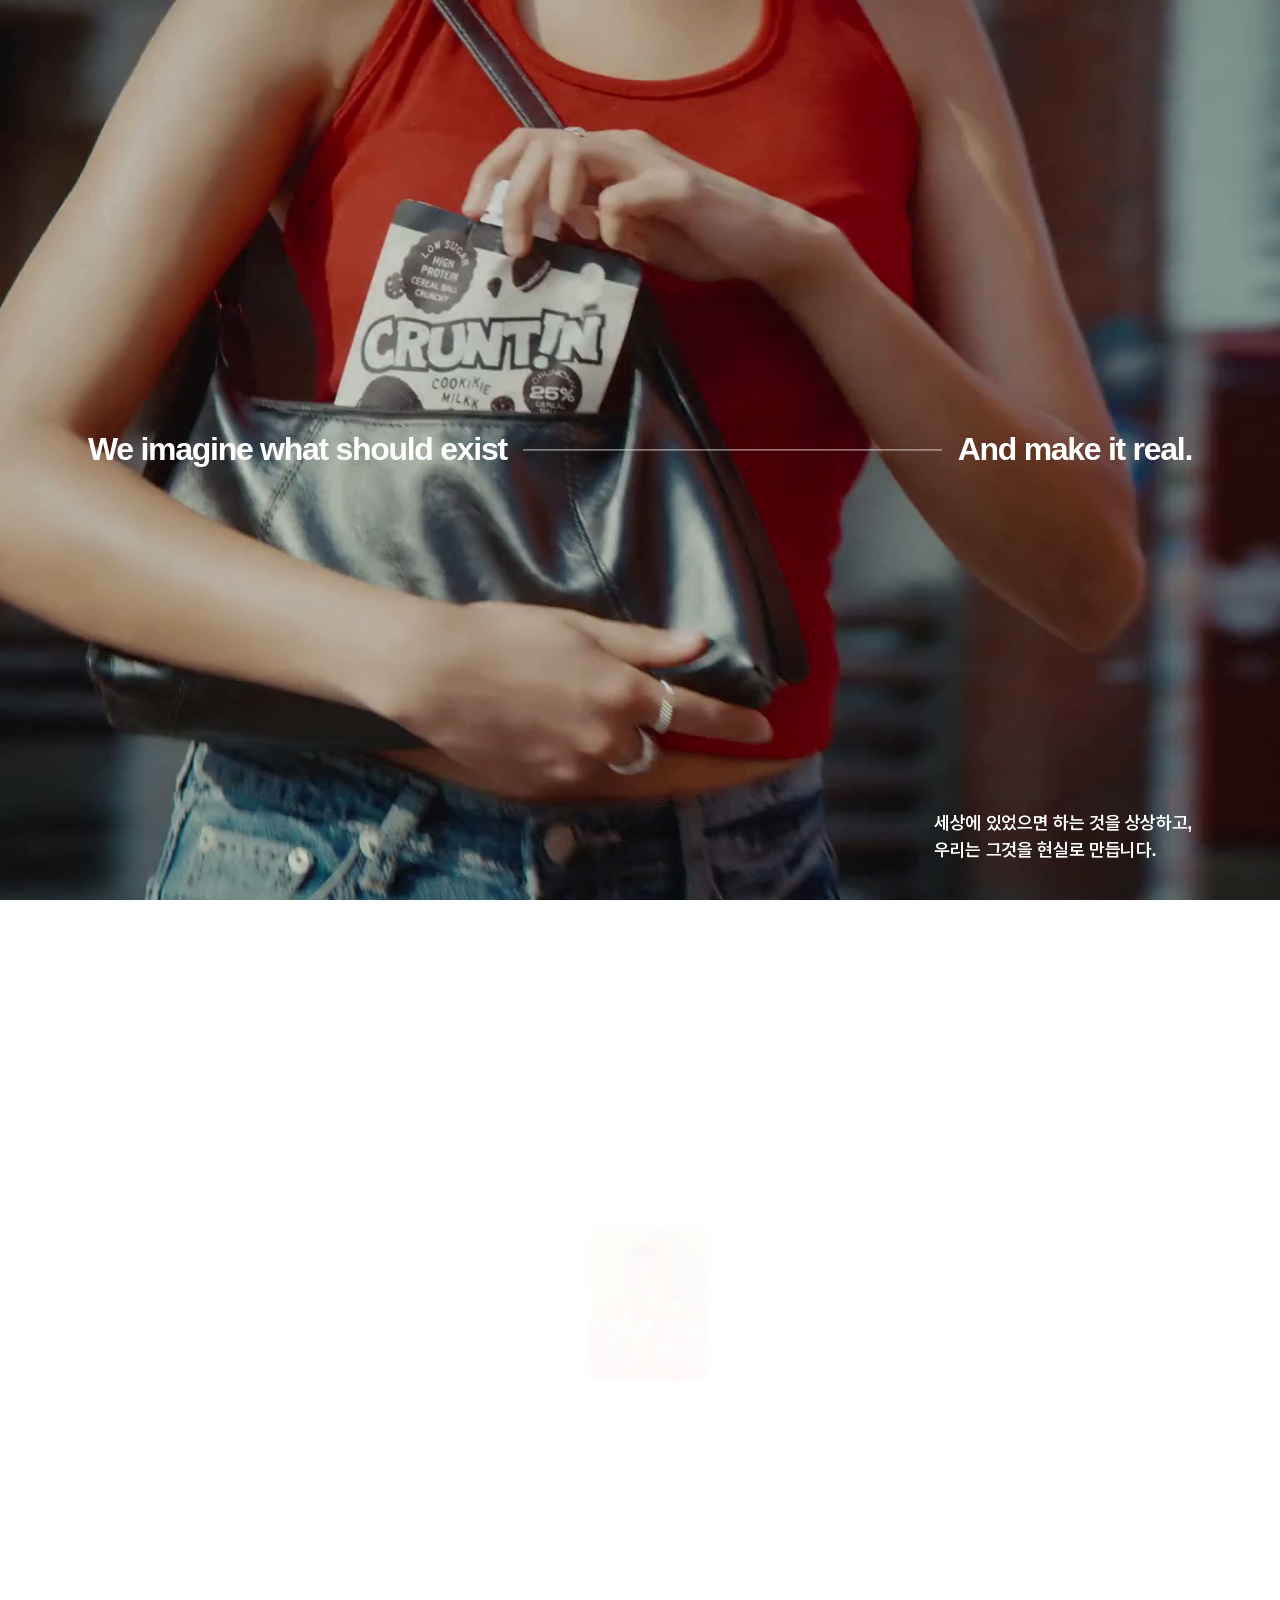
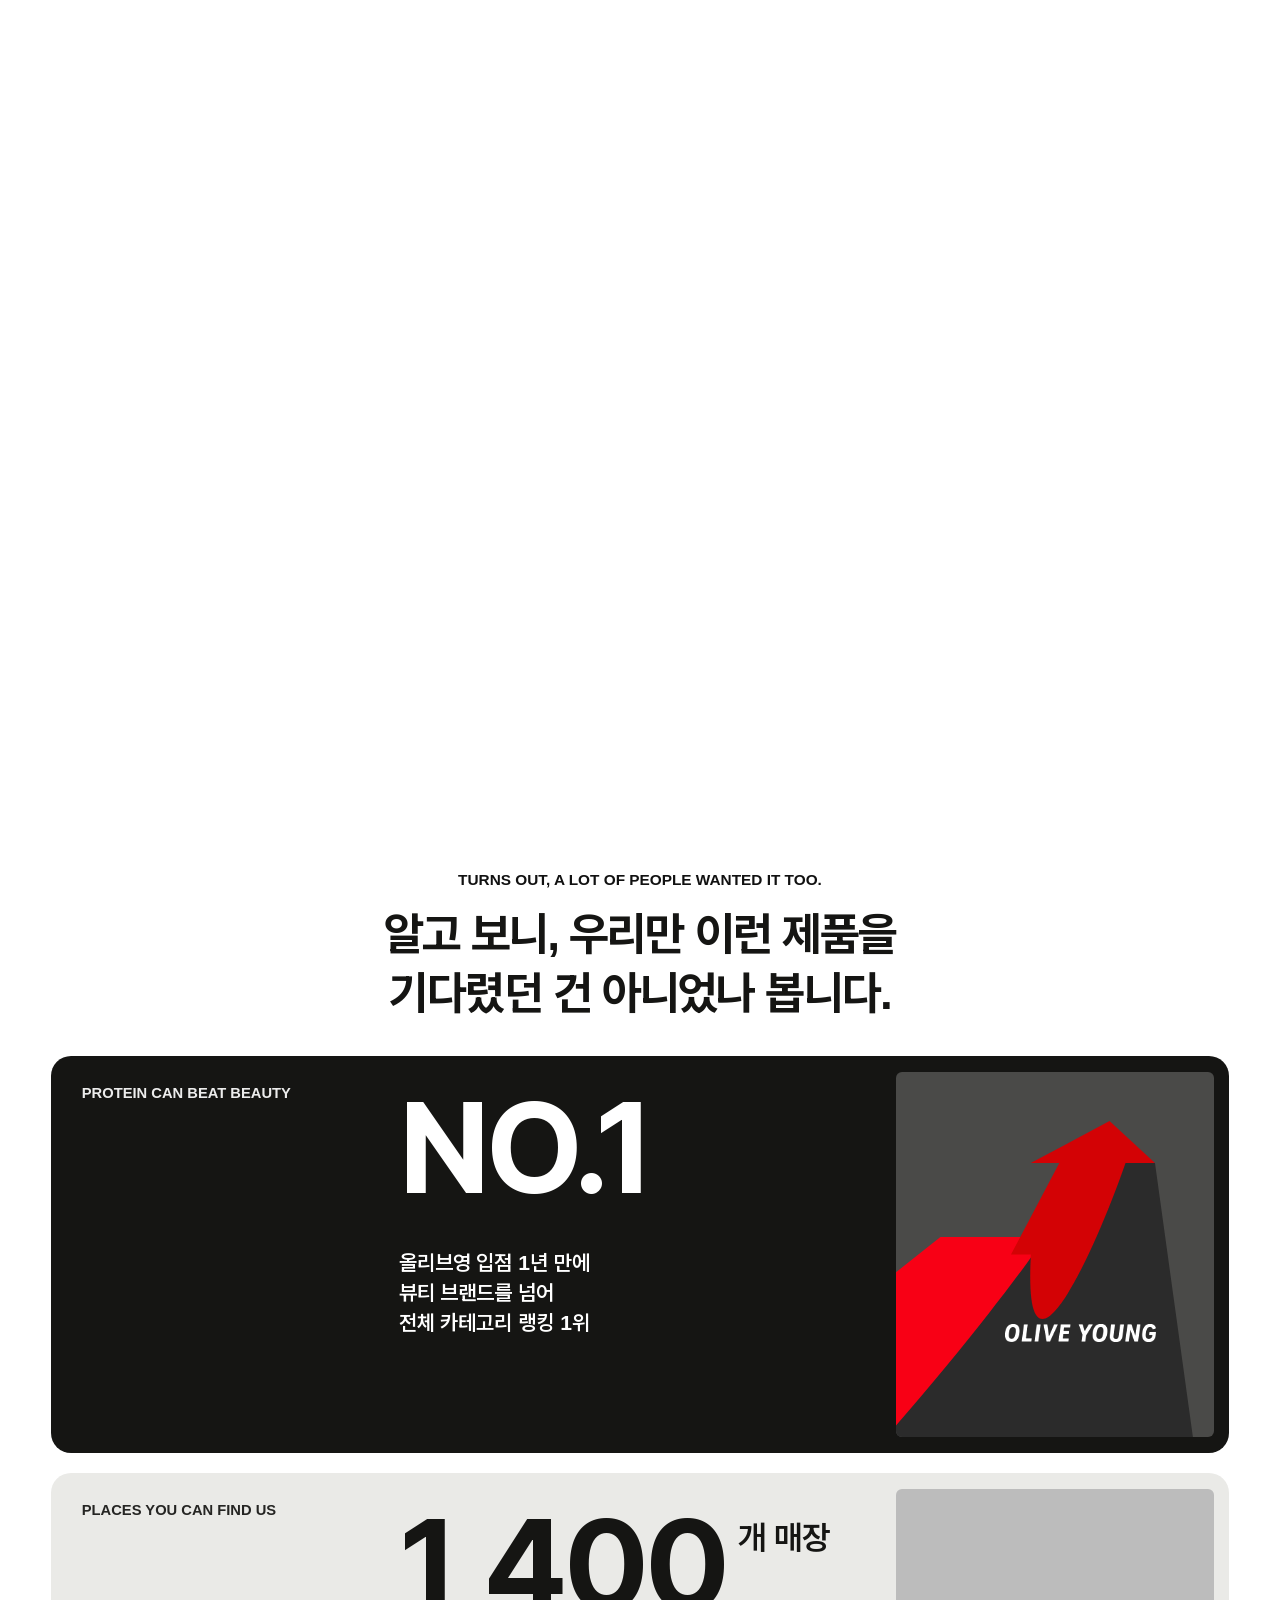
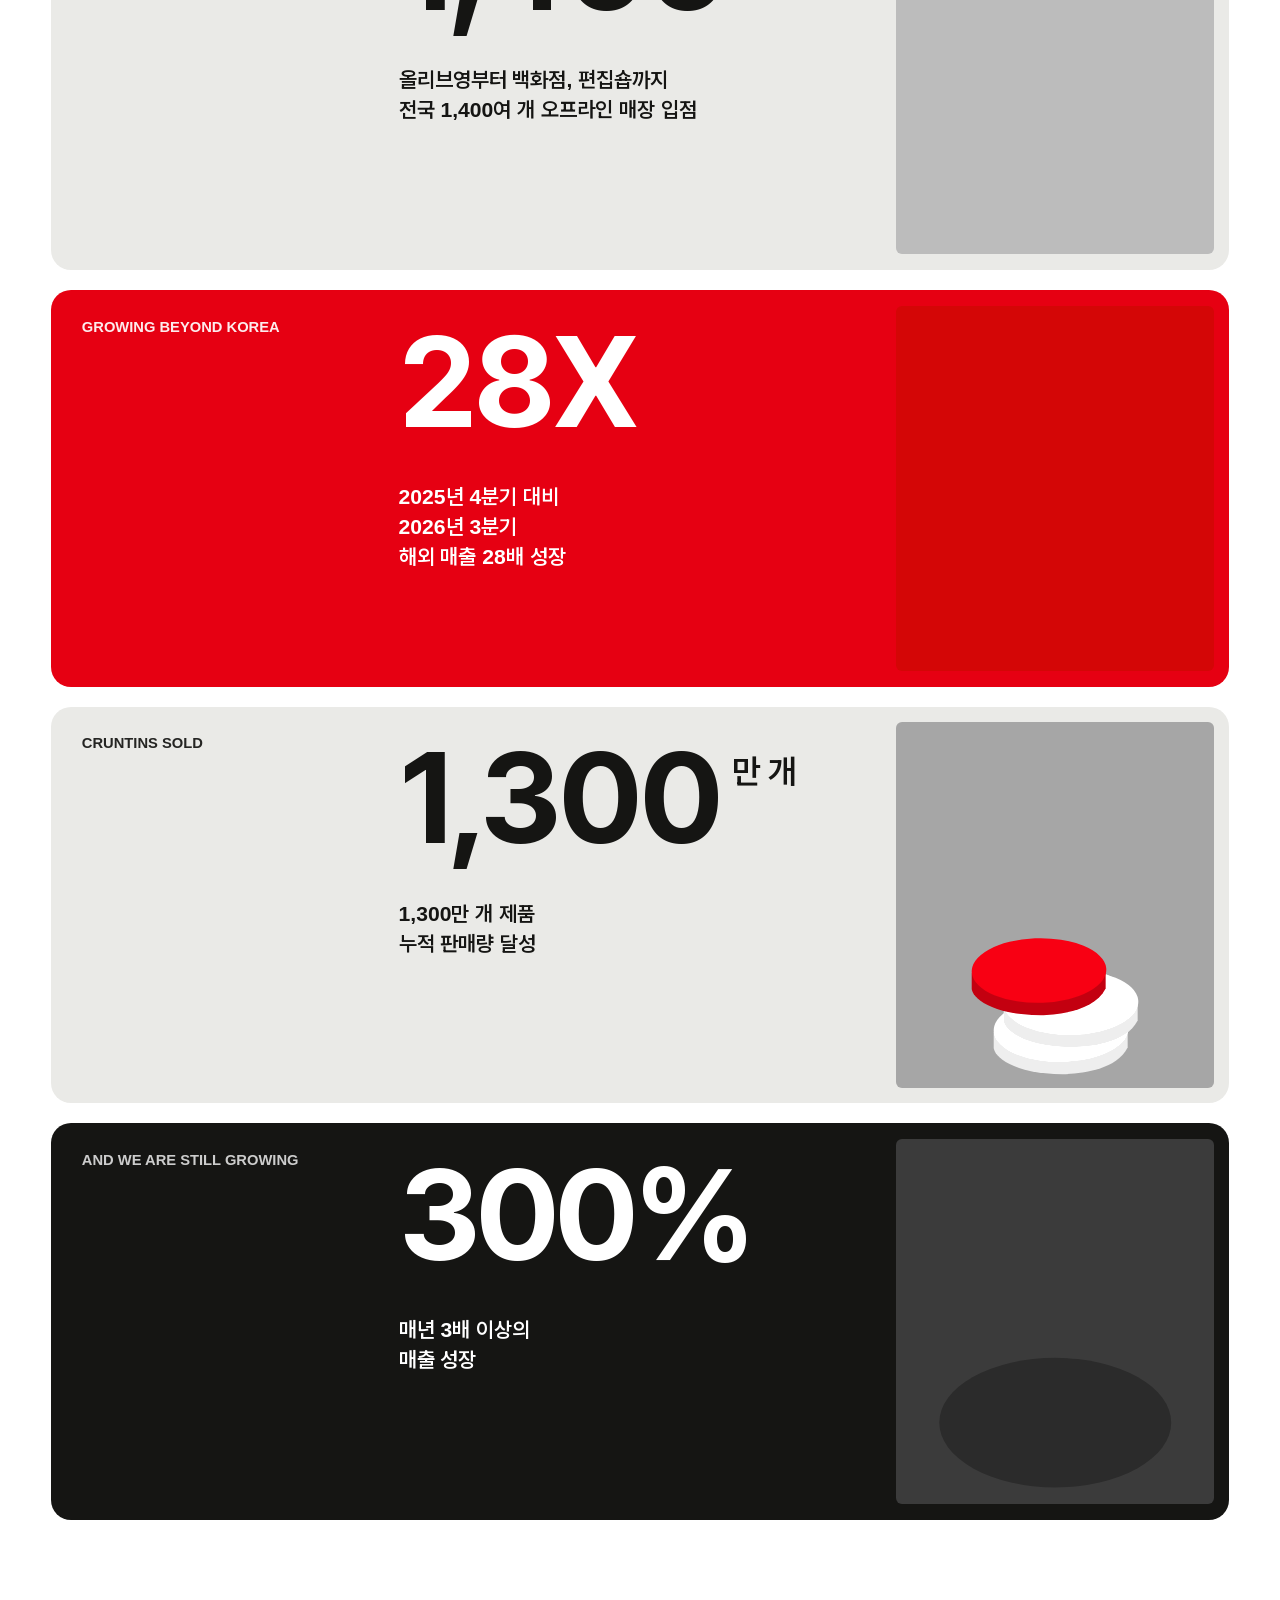
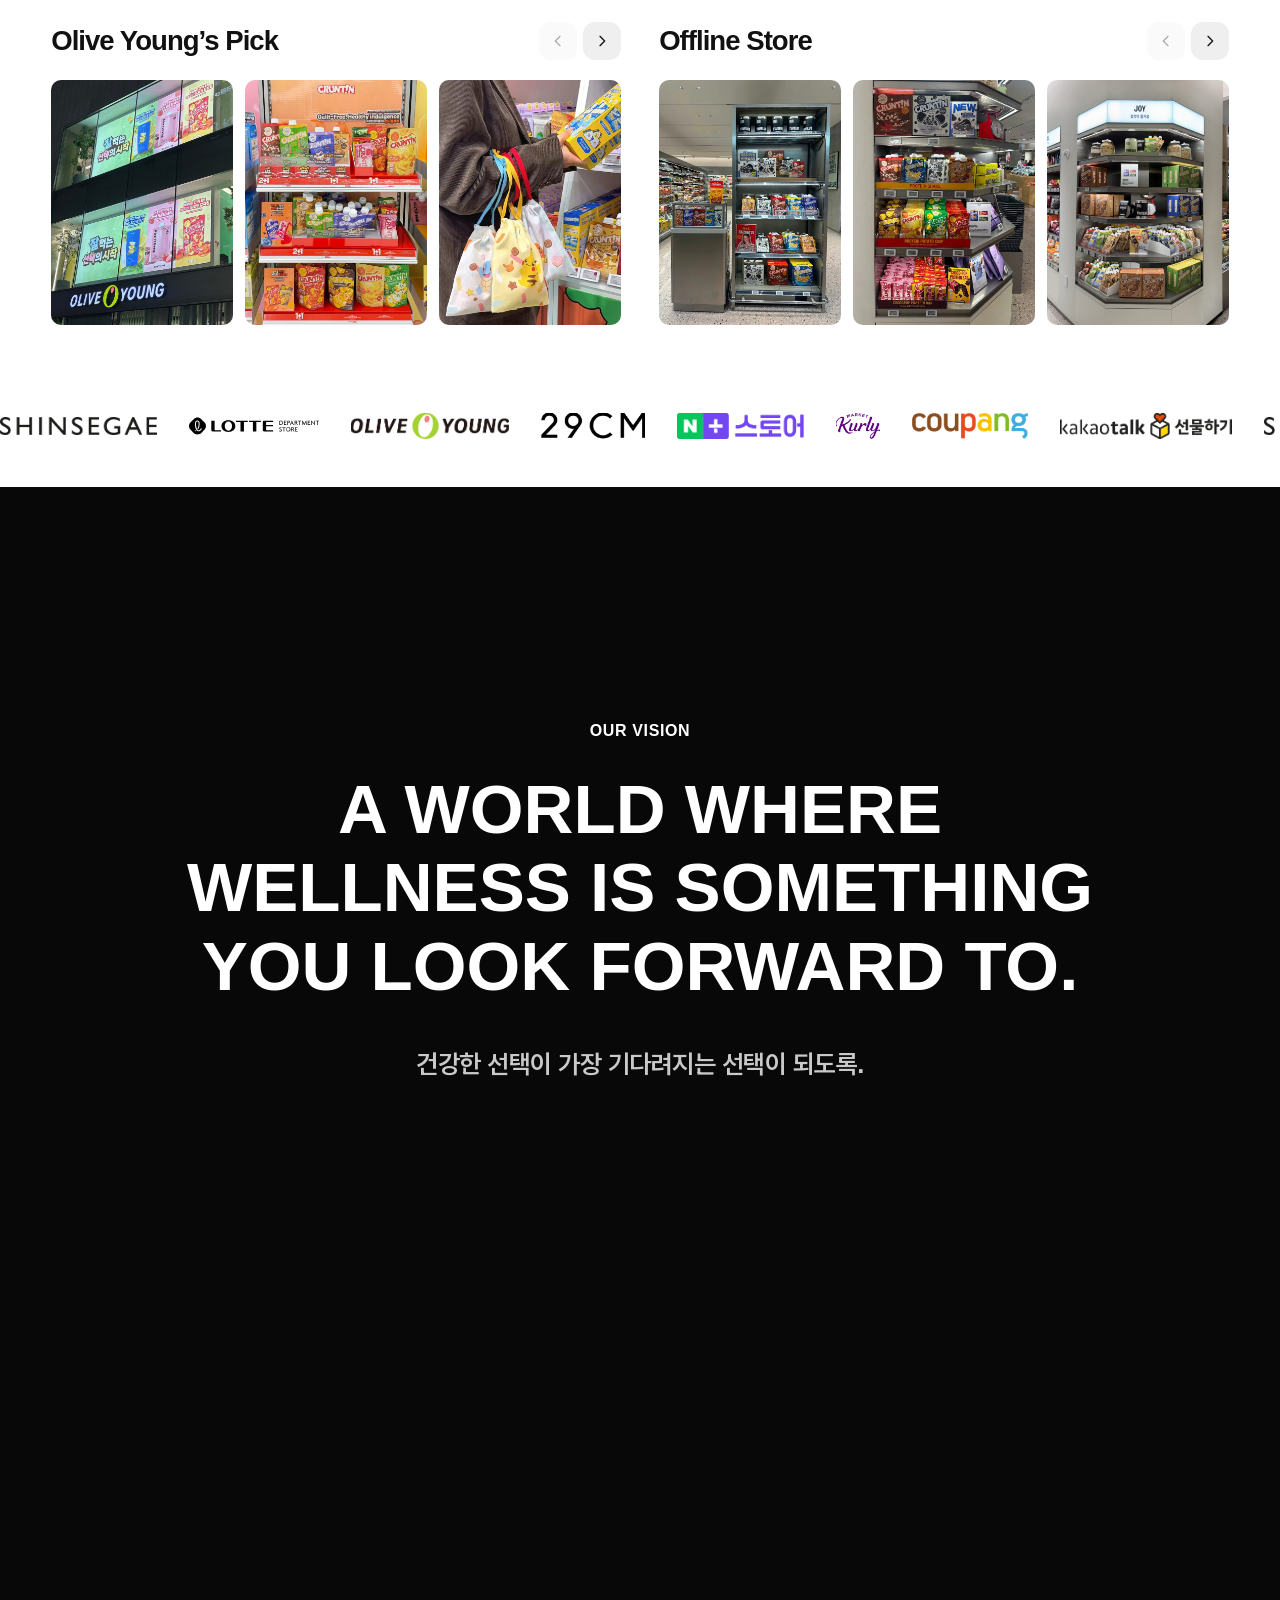
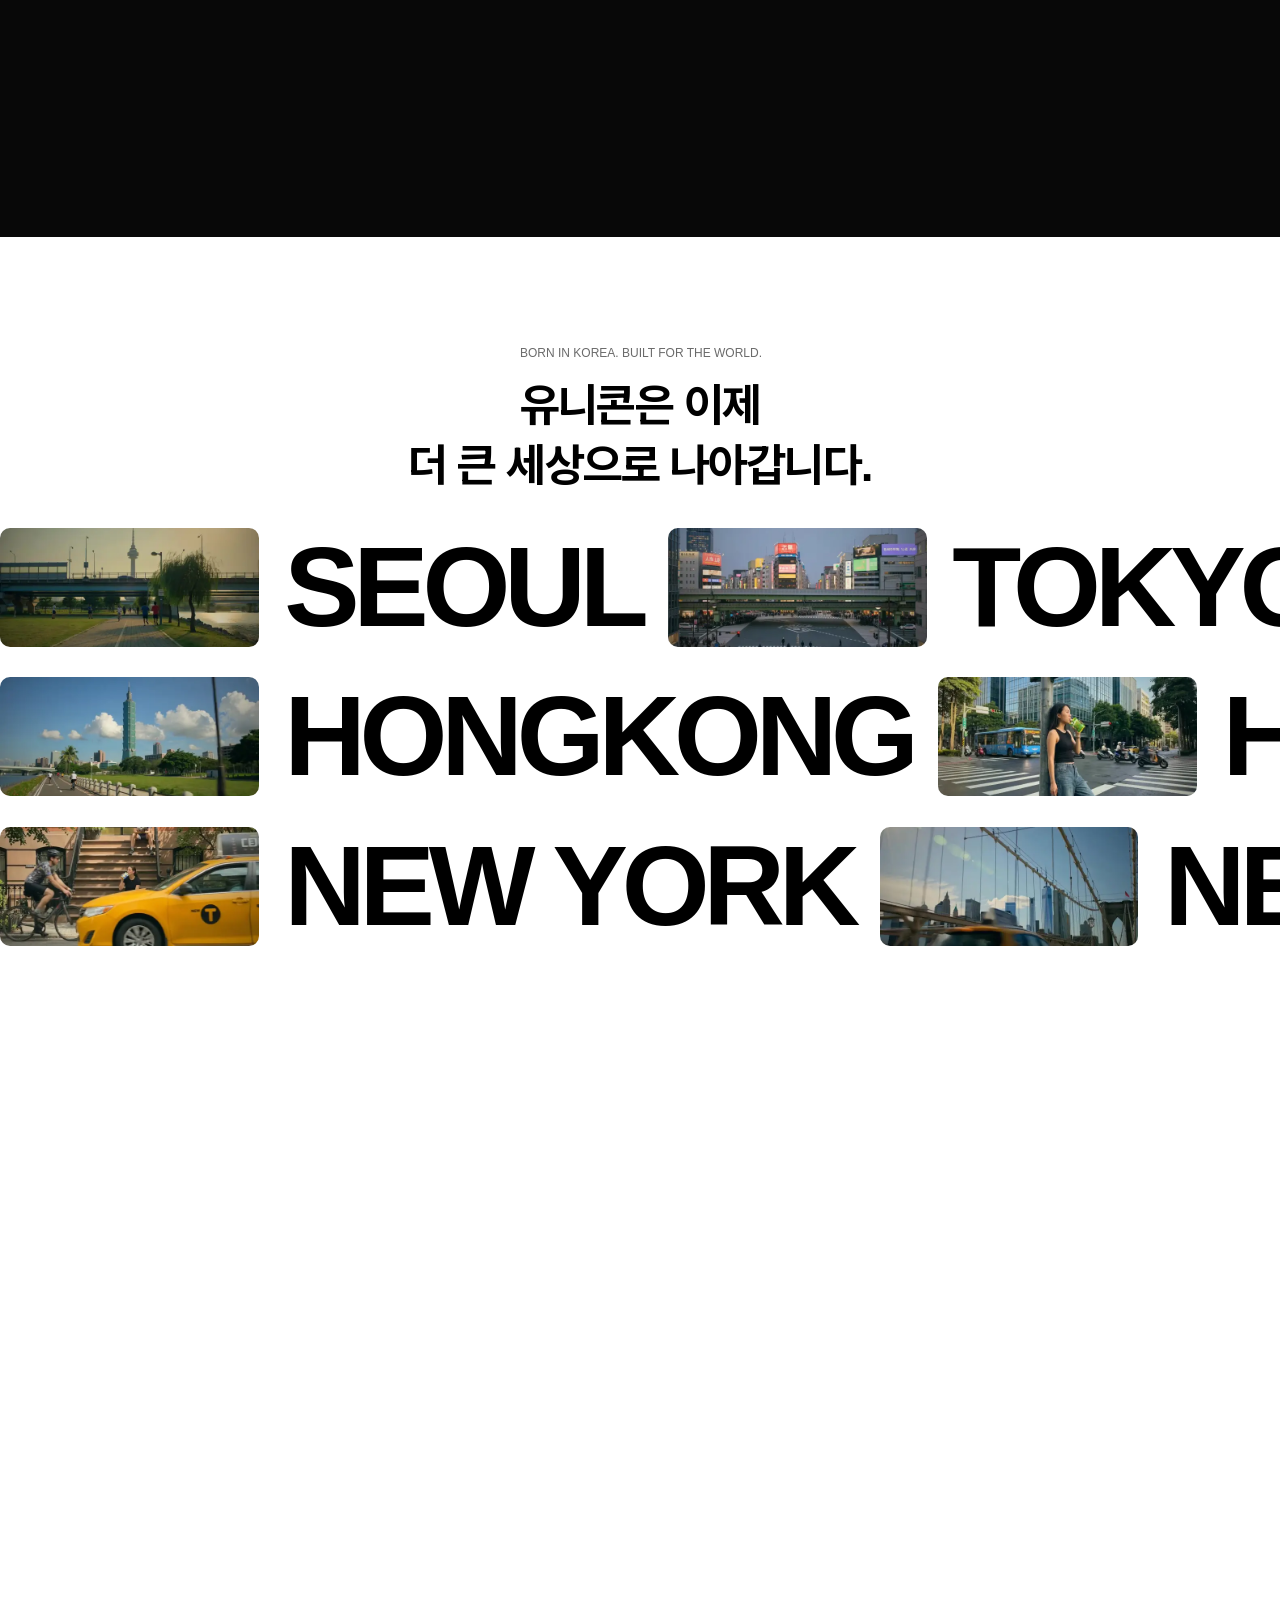
<file: approved/index.html>
<!doctype html><html lang="ko"><head><meta charset="utf-8">
<title>유어유니콘 YOUR UNICORN</title><meta name="robots" content="noindex,nofollow">
<link rel="canonical" href="https://yourunicorn.world/"><meta http-equiv="refresh" content="0; url=/">
<script>(function(){var q=new URLSearchParams(location.search).get('page');var map={"company": "/", "culture": "/culture/", "recruit": "/recruit/"};location.replace((q&&map[q])?map[q]+location.hash:'/'+location.hash);})();</script>
</head><body><a href="/">유어유니콘으로 이동</a></body></html>
</file>
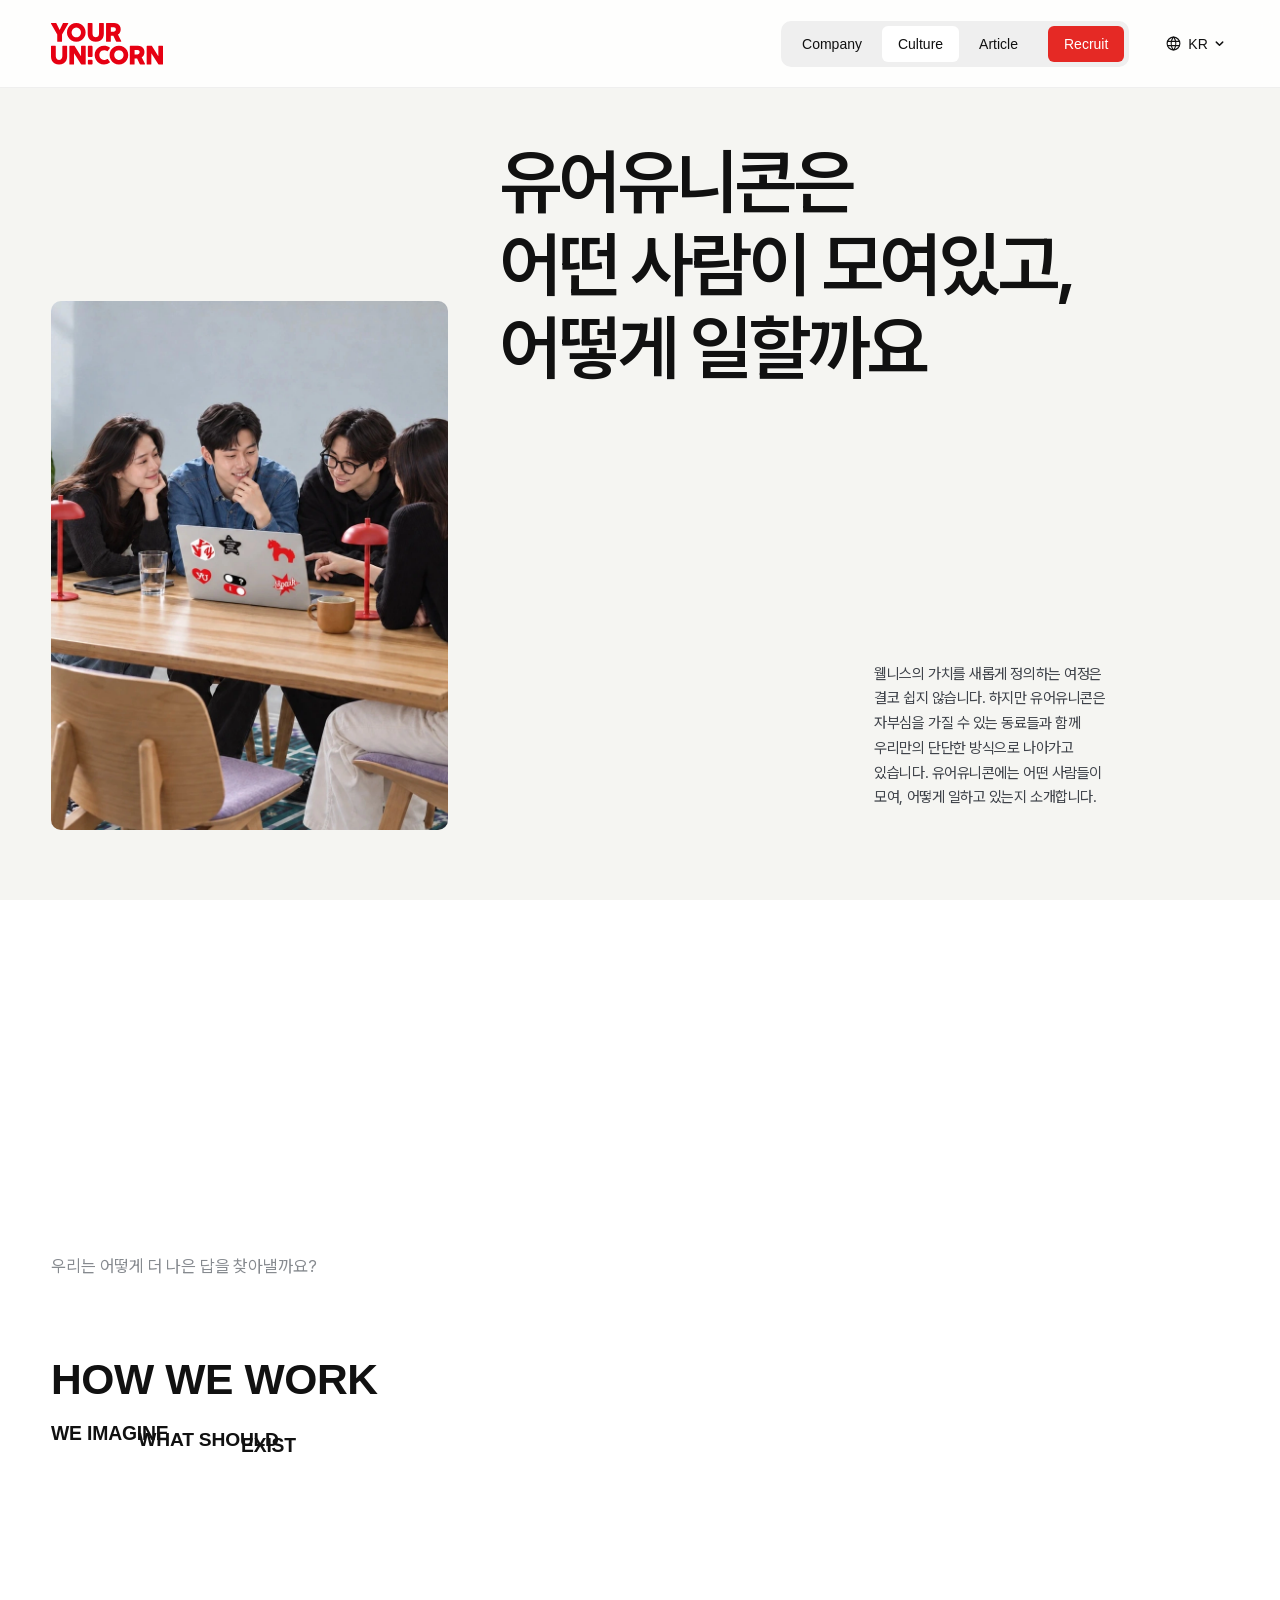
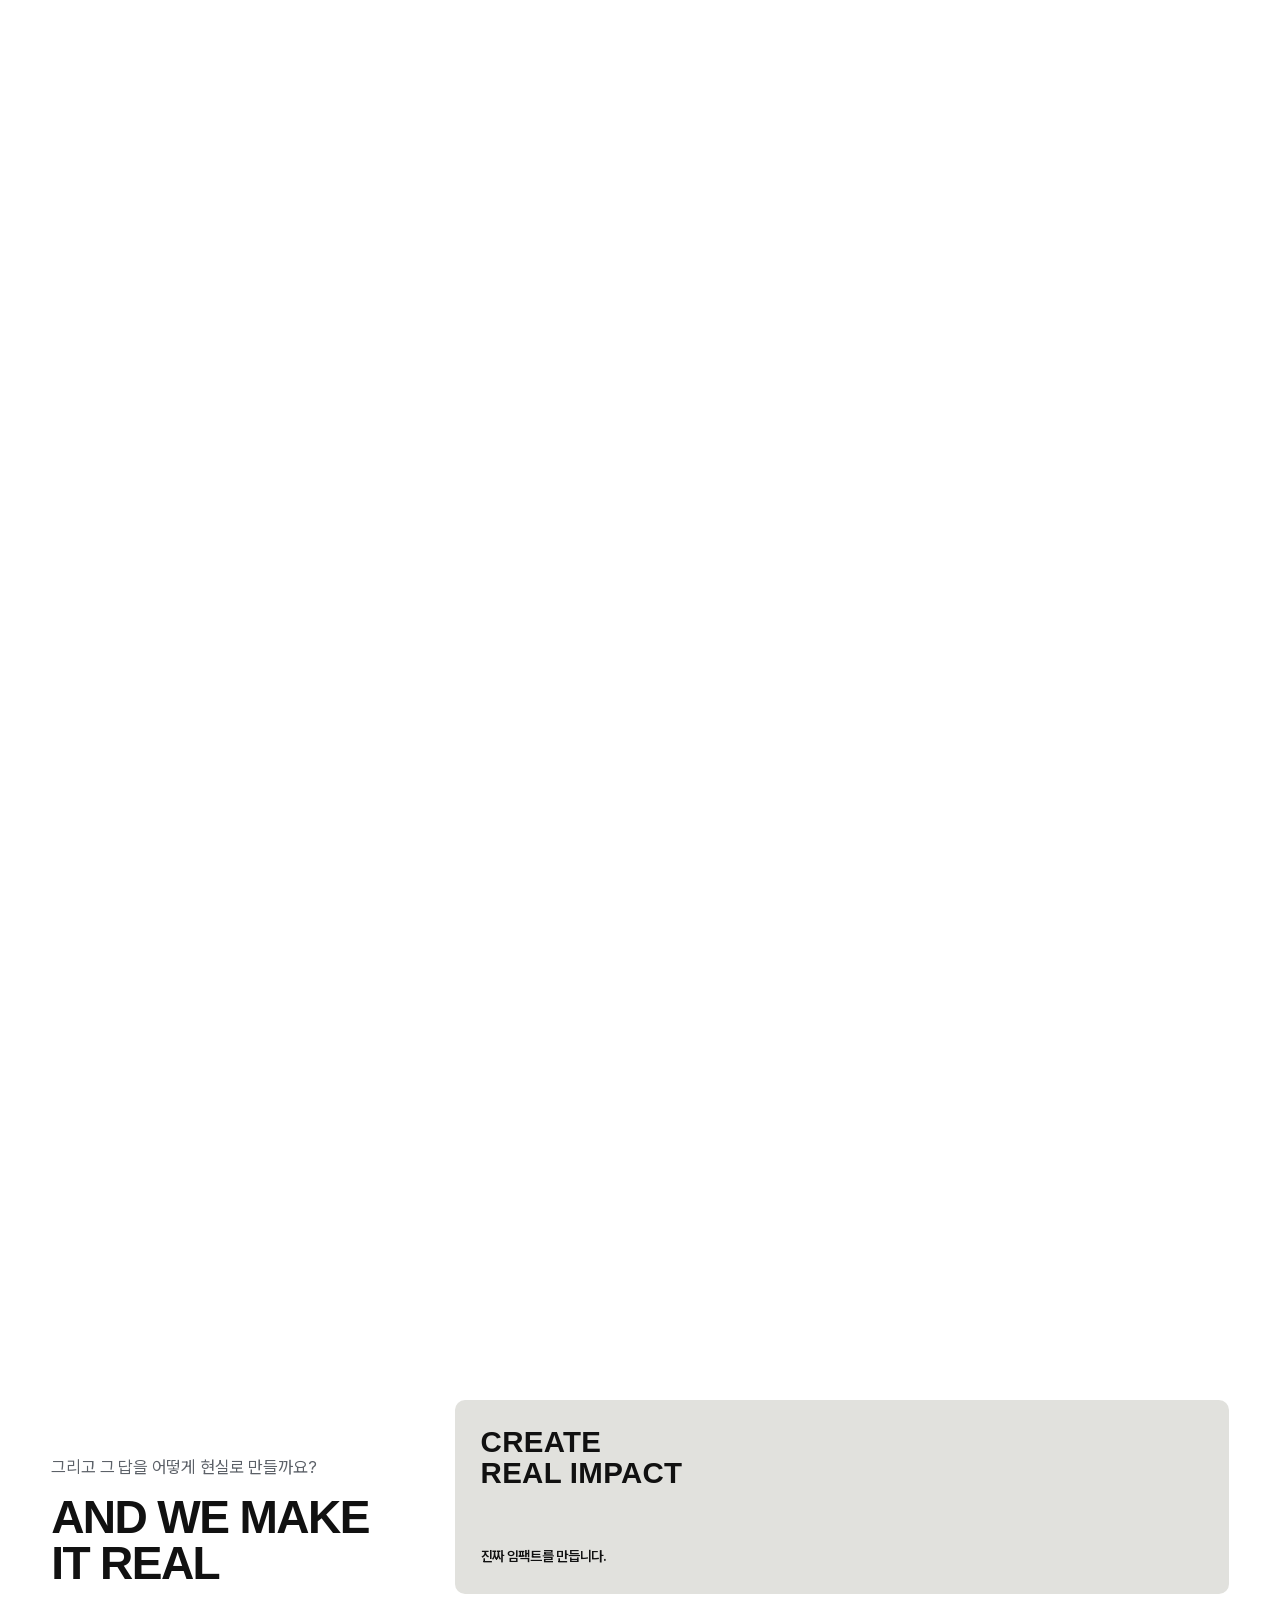
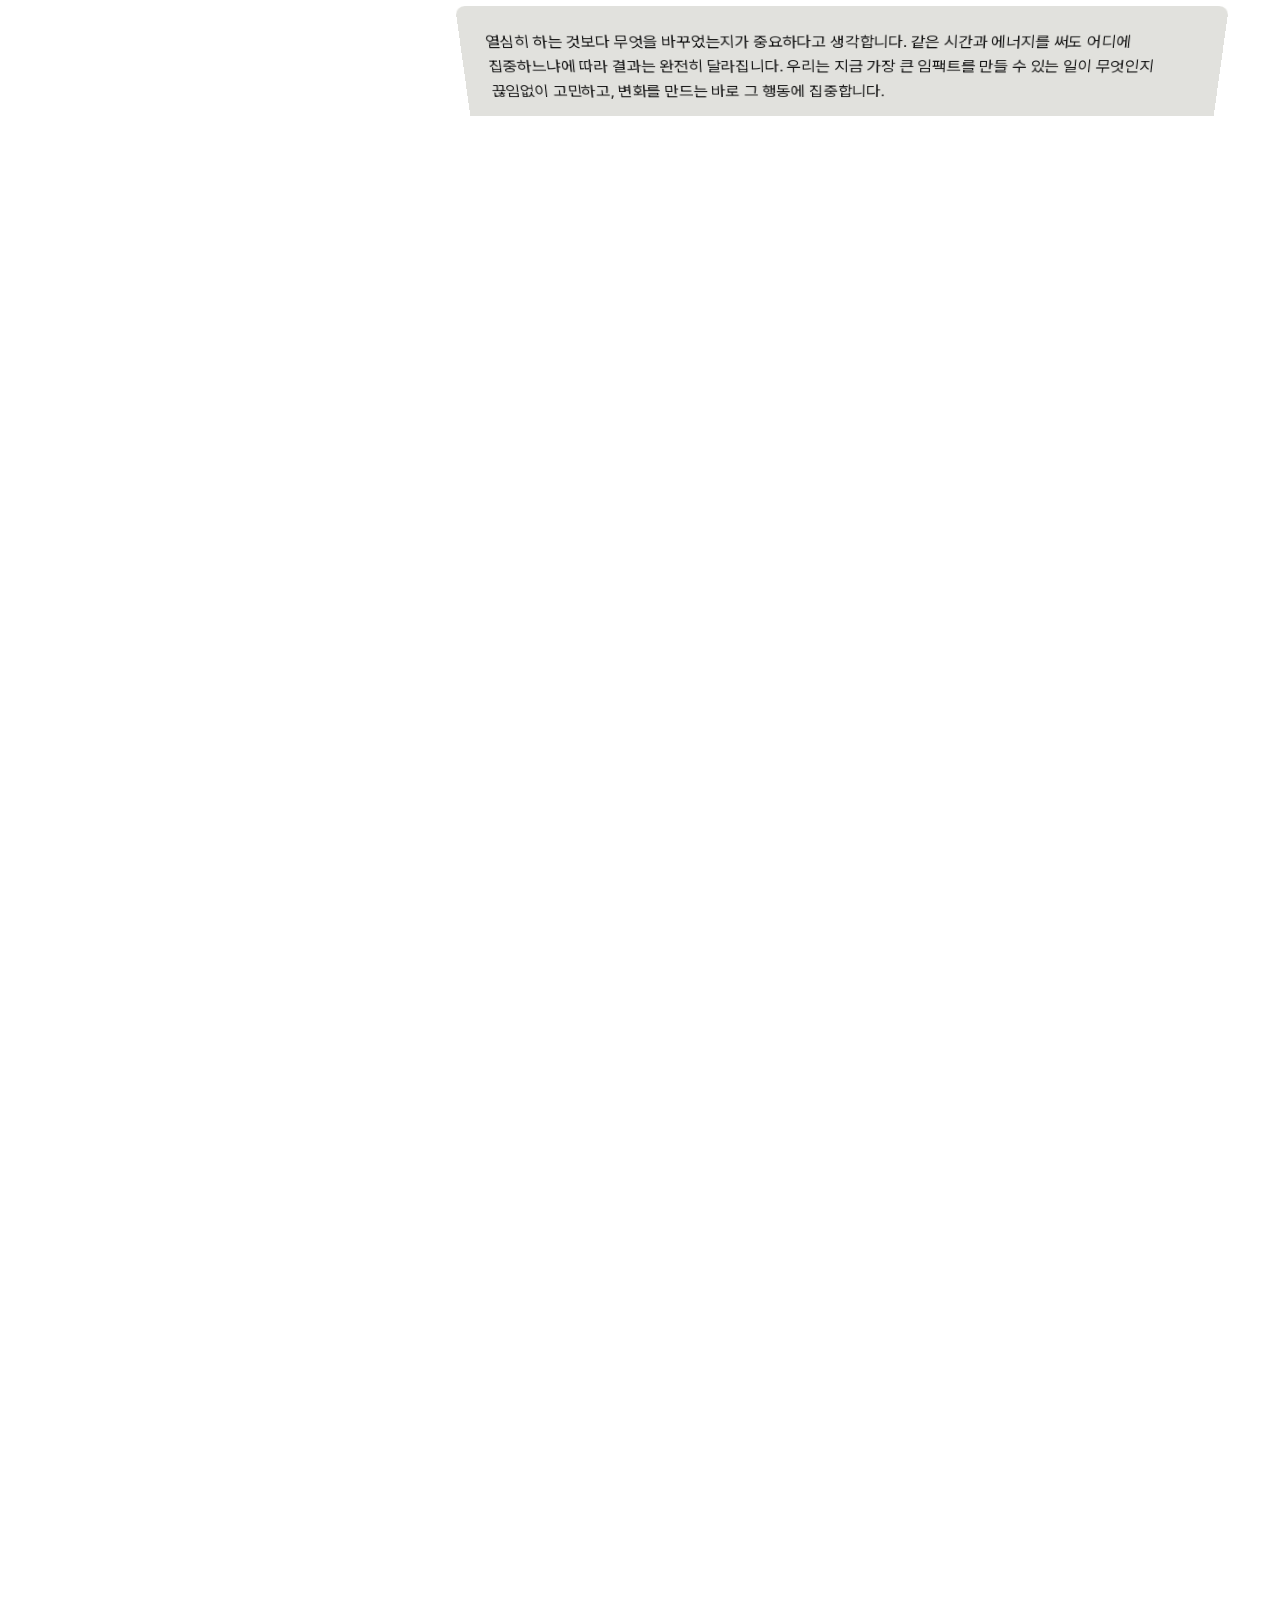
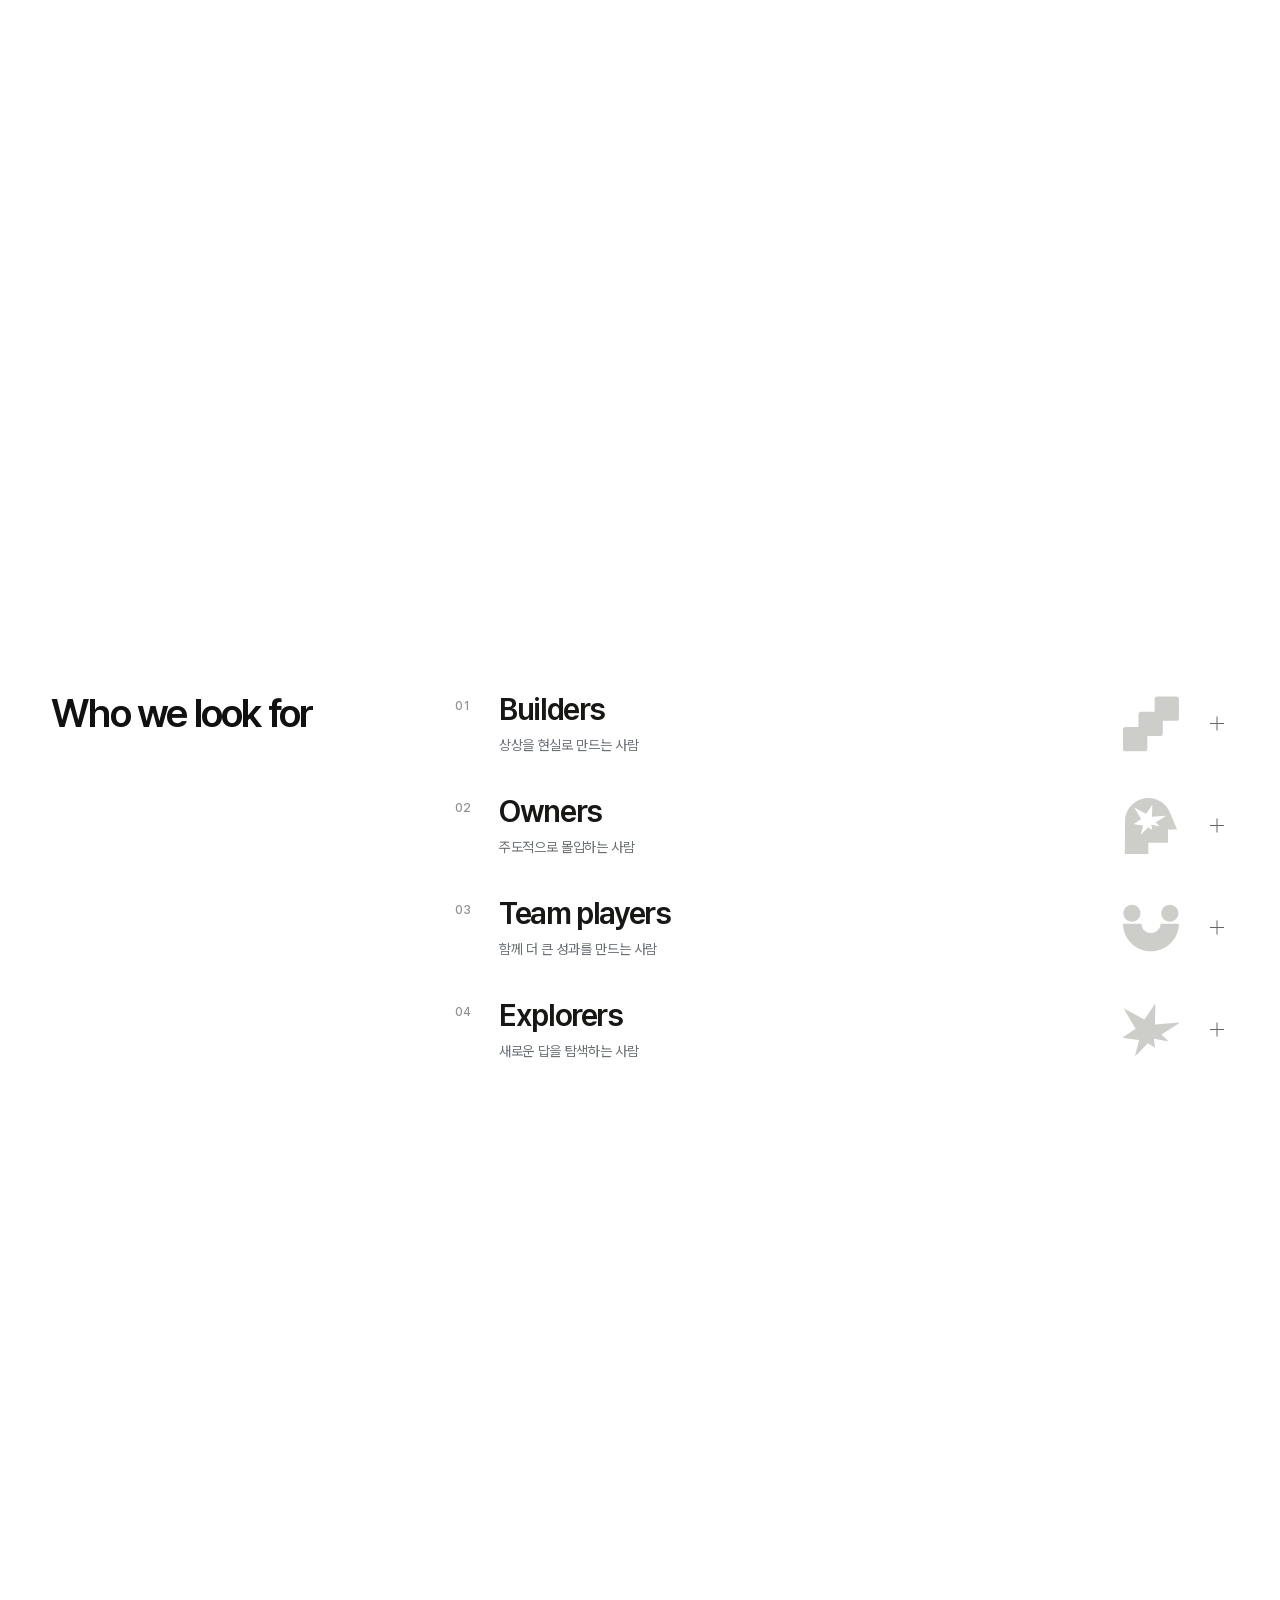
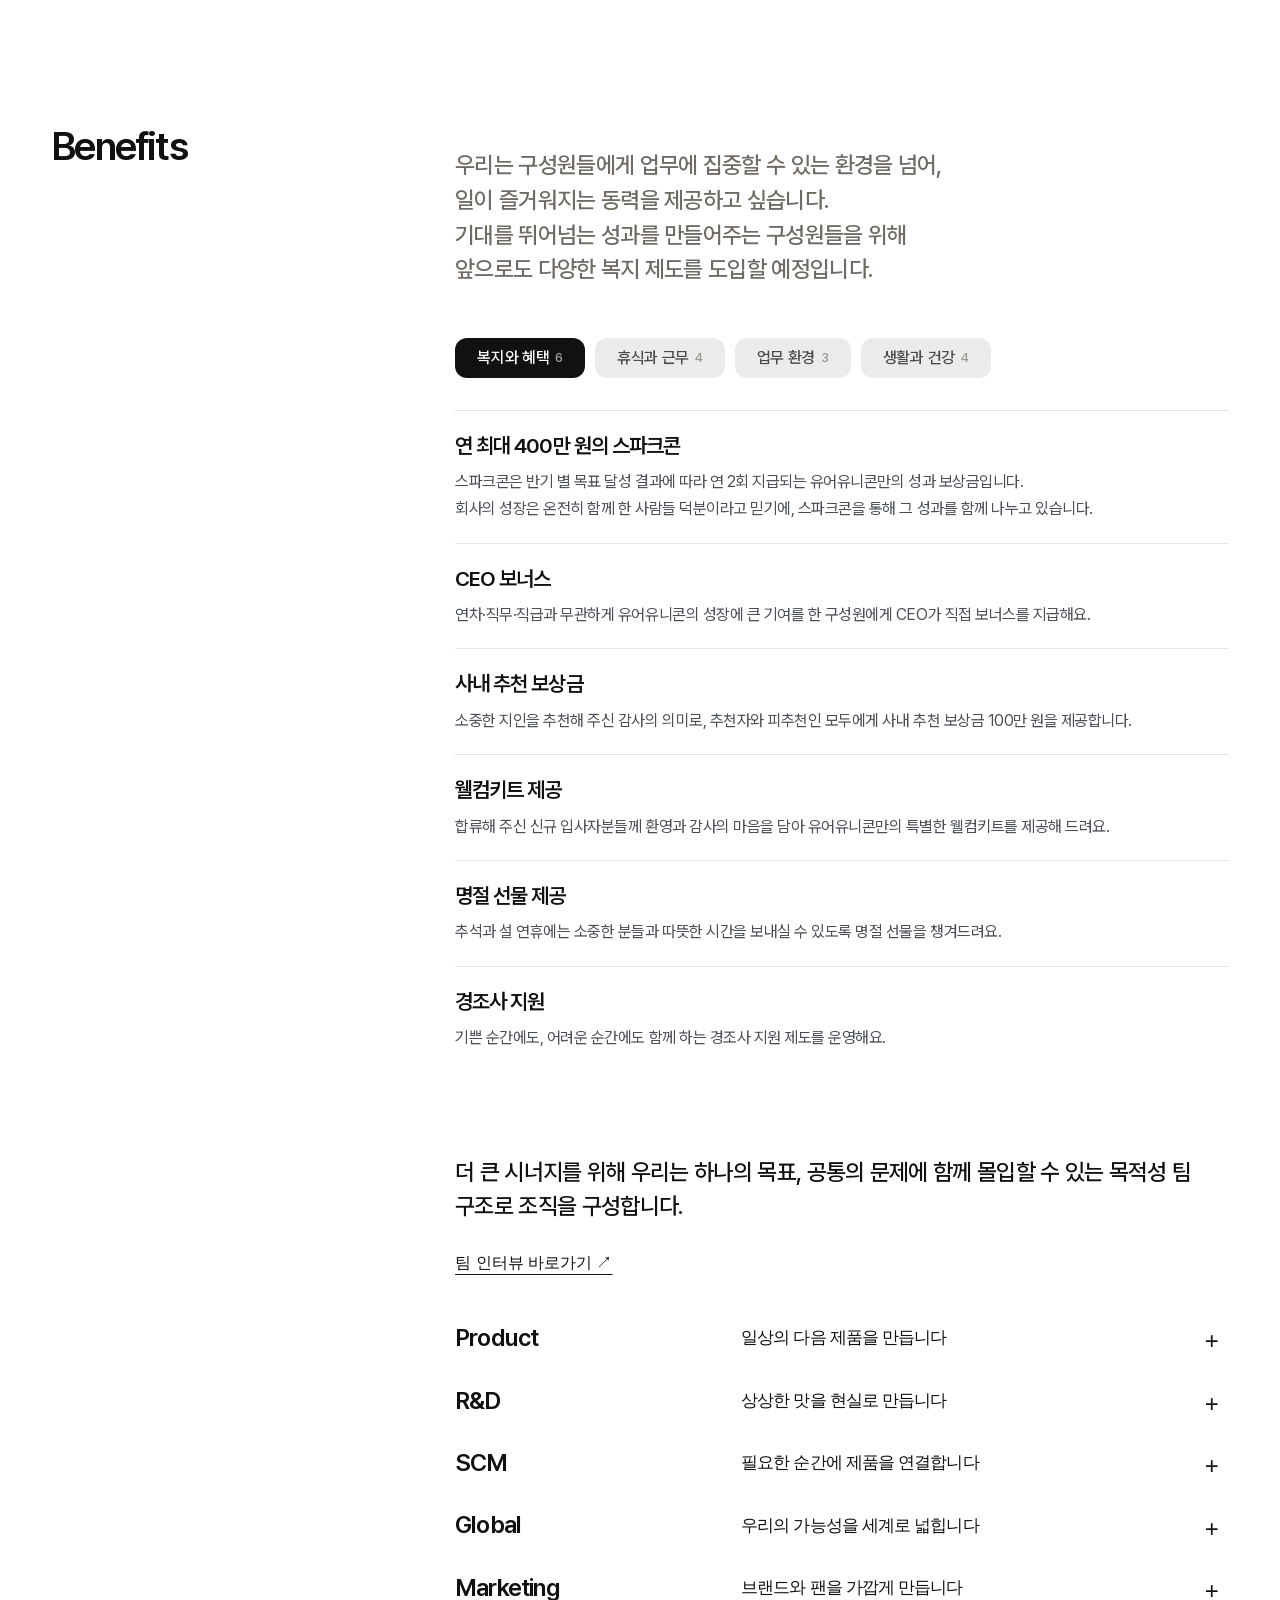
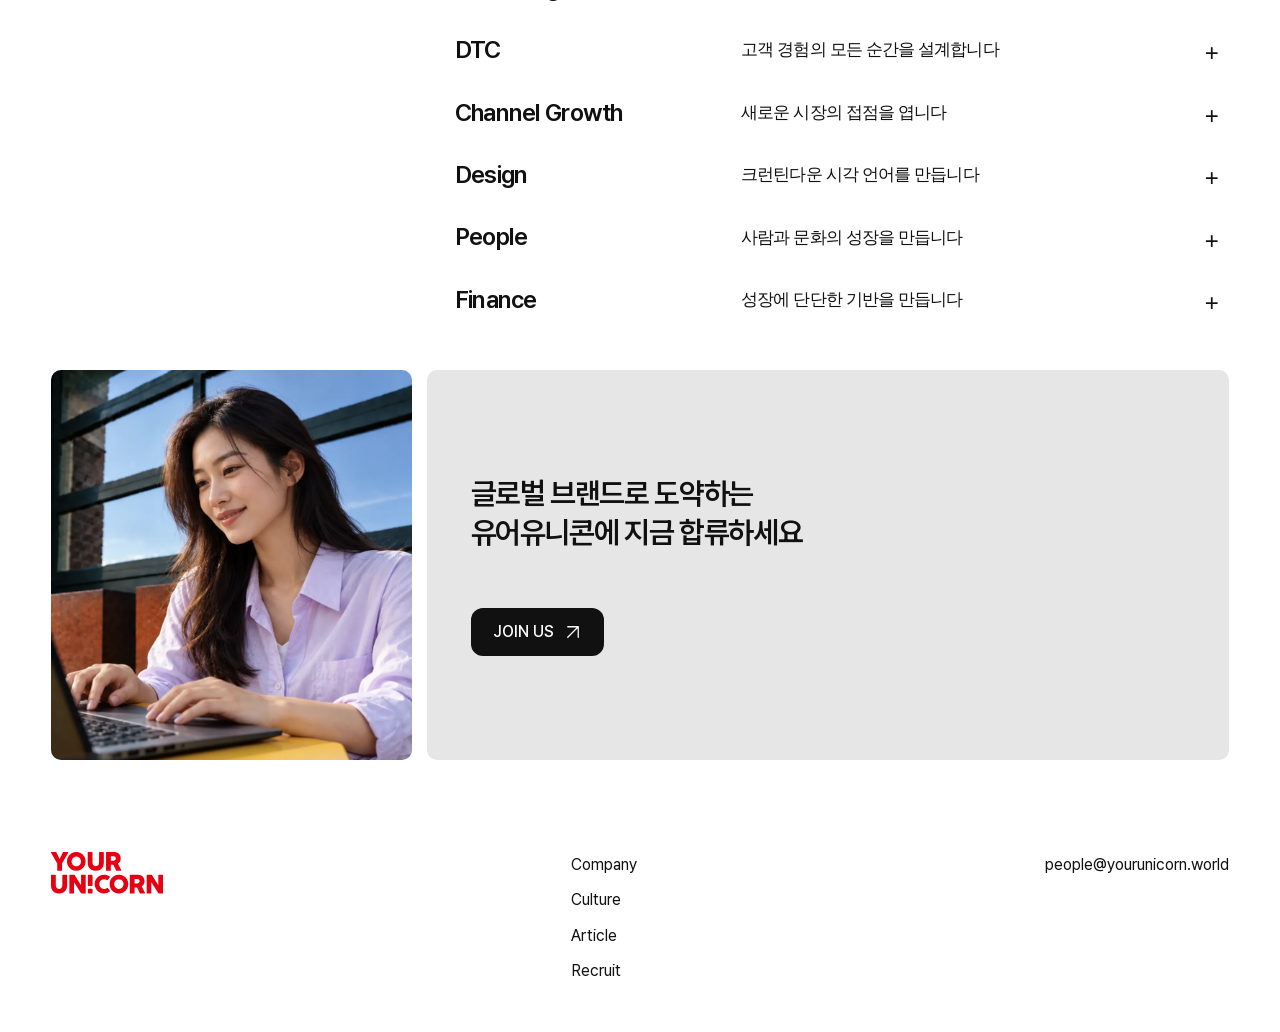
<file: culture/index.html>
<!doctype html><html lang="ko"><head>
<meta charset="utf-8"><!-- seo-v3 --><title>컬처 · 일하는 방식과 인재상 — 유어유니콘</title><link rel="preload" href="/assets/fonts/pretendard-variable-core.woff2" as="font" type="font/woff2" crossorigin=""><meta name="description" content="유어유니콘은 어떤 사람들이 모여 어떻게 일할까요? 일하는 방식, 인재상(Builders·Owners·Team players·Explorers), 복지와 팀 구조를 소개합니다."><link rel="alternate" hreflang="ko" href="https://yourunicorn.world/culture/"><link rel="alternate" hreflang="en" href="https://yourunicorn.world/en/culture/"><link rel="alternate" hreflang="ja" href="https://yourunicorn.world/jp/culture/"><link rel="alternate" hreflang="x-default" href="https://yourunicorn.world/culture/"><link rel="canonical" href="https://yourunicorn.world/culture/"><meta name="robots" content="noindex,nofollow"><meta property="og:type" content="website"><meta property="og:site_name" content="유어유니콘 YOUR UNICORN"><meta property="og:locale" content="ko_KR"><meta property="og:url" content="https://yourunicorn.world/culture/"><meta property="og:title" content="컬처 · 일하는 방식과 인재상 — 유어유니콘"><meta property="og:description" content="유어유니콘은 어떤 사람들이 모여 어떻게 일할까요? 일하는 방식, 인재상(Builders·Owners·Team players·Explorers), 복지와 팀 구조를 소개합니다."><meta property="og:image" content="https://yourunicorn.world/assets/og-logo.png"><meta property="og:image:width" content="1200"><meta property="og:image:height" content="630"><meta property="og:image:alt" content="YOUR UNICORN 로고"><meta name="twitter:card" content="summary_large_image"><meta name="twitter:title" content="컬처 · 일하는 방식과 인재상 — 유어유니콘"><meta name="twitter:description" content="유어유니콘은 어떤 사람들이 모여 어떻게 일할까요? 일하는 방식, 인재상(Builders·Owners·Team players·Explorers), 복지와 팀 구조를 소개합니다."><meta name="twitter:image" content="https://yourunicorn.world/assets/og-logo.png"><meta name="theme-color" content="#E60012"><script type="application/ld+json">{"@context":"https://schema.org","@graph":[{"@type":"Organization","@id":"https://yourunicorn.world/#org","name":"유어유니콘","alternateName":"YOUR UNICORN","url":"https://yourunicorn.world/","logo":{"@type":"ImageObject","url":"https://yourunicorn.world/assets/og-logo.png","width":1200,"height":630},"email":"people@yourunicorn.world","brand":{"@type":"Brand","name":"크런틴 CRUNTIN"},"sameAs":["https://article.yourunicorn.world"]},{"@type":"WebSite","@id":"https://yourunicorn.world/#website","url":"https://yourunicorn.world/","name":"유어유니콘","publisher":{"@id":"https://yourunicorn.world/#org"},"inLanguage":"ko-KR"},{"@type":"AboutPage","@id":"https://yourunicorn.world/culture/#webpage","url":"https://yourunicorn.world/culture/","name":"컬처 · 일하는 방식과 인재상 — 유어유니콘","description":"유어유니콘은 어떤 사람들이 모여 어떻게 일할까요? 일하는 방식, 인재상(Builders·Owners·Team players·Explorers), 복지와 팀 구조를 소개합니다.","inLanguage":"ko-KR","isPartOf":{"@id":"https://yourunicorn.world/#website"},"about":{"@id":"https://yourunicorn.world/#org"},"primaryImageOfPage":{"@type":"ImageObject","url":"https://yourunicorn.world/assets/og-logo.png"},"dateModified":"2026-11-01","breadcrumb":{"@id":"https://yourunicorn.world/culture/#breadcrumb"}},{"@type":"BreadcrumbList","@id":"https://yourunicorn.world/culture/#breadcrumb","itemListElement":[{"@type":"ListItem","position":1,"name":"유어유니콘","item":"https://yourunicorn.world/"},{"@type":"ListItem","position":2,"name":"컬처","item":"https://yourunicorn.world/culture/"}]}]}</script><!-- /seo-v3 -->
<meta name="viewport" content="width=device-width, initial-scale=1">











<link rel="preconnect" href="https://fonts.googleapis.com/">
<link rel="preconnect" href="https://fonts.gstatic.com/" crossorigin="">
<link href="https://fonts.googleapis.com/css2?family=Lexend+Deca:wght@400;500;600;700;800&family=Onest:wght@400;500;600;700;800&family=Viga&display=swap" rel="stylesheet">





<script defer src="/approved-article.js?v=4aafb7d9"></script><link rel="stylesheet" href="/source/v2-culture.css?v=6e3283ad"><link rel="stylesheet" href="/approved.css?v=08c0035f"><link rel="stylesheet" href="/approved-v3.css?v=ac3a3d2b"><script defer src="/approved-preview.js?v=48d51cba"></script><style id="preview-talent-icons">.talent-symbol svg{width:56px!important;height:56px!important;object-fit:contain}.talent-symbol svg path,.talent-symbol svg rect{fill:currentColor}</style><style id="preview-talent-motion">
.talent-item{transition:background .6s cubic-bezier(.22,1,.36,1)}
.talent-symbol{transition:color .6s cubic-bezier(.22,1,.36,1),transform .7s cubic-bezier(.22,1,.36,1)}
.talent-item.is-expanded .talent-symbol{transform:translateY(-1px) scale(1.04)}
.talent-symbol.is-popping svg{animation:preview-talent-soft .8s cubic-bezier(.22,1,.36,1) both!important}
@keyframes preview-talent-soft{0%{transform:scale(.9) translateY(6px);opacity:.35}60%{opacity:1}100%{transform:none;opacity:1}}
.talent-title,.talent-index{transition:color .5s cubic-bezier(.22,1,.36,1)}
.talent-detail{transition:grid-template-rows .7s cubic-bezier(.22,1,.36,1)}
.talent-detail p{transition:opacity .5s ease .14s,transform .7s cubic-bezier(.22,1,.36,1) .06s}
.talent-item:not(.is-expanded) .talent-detail p{transition:opacity .25s ease,transform .4s ease}
.talent-indicator:before,.talent-indicator:after{transition:transform .55s cubic-bezier(.22,1,.36,1)}
@media (prefers-reduced-motion:reduce){.talent-symbol.is-popping svg{animation:none!important}}
</style><style id="preview-join-image">.art-next__visual img[src*="culture-join-laptop"]{object-position:64% 35%!important}</style><style id="preview-pretendard-local">@font-face{font-family:PretendardVariable;src:url("/assets/fonts/pretendard-variable.woff2") format("woff2");font-weight:100 900;font-style:normal;font-display:swap;unicode-range:U+1100-11FF,U+3130-318F,U+A960-A97F,U+AC02-AC03,U+AC05-AC07,U+AC09-AC0F,U+AC13-AC14,U+AC16-AC18,U+AC1A-AC1B,U+AC1E-AC30,U+AC32-AC6F,U+AC71-AC73,U+AC75-AC77,U+AC79-AC7F,U+AC82,U+AC84-AC8B,U+AC8D-AC9F,U+ACA1-ACA7,U+ACAA-ACAB,U+ACAD-ACAF,U+ACB1-ACB8,U+ACBA-ACBC,U+ACBE-ACC3,U+ACC5-ACDF,U+ACE1-ACE6,U+ACE8-ACF2,U+ACF4,U+ACF6-ACFB,U+ACFD-ACFF,U+AD01-AD03,U+AD05-AD10,U+AD12-AD4F,U+AD51-AD6B,U+AD6E-AD6F,U+AD71-AD7E,U+AD80,U+AD82-AD8B,U+AD8D-ADBF,U+ADC1-ADDB,U+ADDD-ADF7,U+ADF9-ADFB,U+ADFD-ADFF,U+AE01-AE07,U+AE0A,U+AE0C-AE2F,U+AE31-AE33,U+AE35-AE37,U+AE39-AE3F,U+AE41-AE4B,U+AE4D-AE53,U+AE55-AE5C,U+AE5E-AEBB,U+AEBD-AED7,U+AED9-AFB7,U+AFB9-AFBF,U+AFC1-AFC7,U+AFC9-B00B,U+B00D-B01B,U+B01D-B049,U+B04B,U+B04D-B05C,U+B05E-B07B,U+B07D-B097,U+B099-B09B,U+B09D-B0A7,U+B0A9-B0AD,U+B0AF-B0B3,U+B0B5-B0B7,U+B0B9-B0BB,U+B0BD-B0C4,U+B0C6-B0CF,U+B0D1-B107,U+B109-B10F,U+B111-B112,U+B114-B117,U+B119-B123,U+B125-B13F,U+B141-B143,U+B145-B177,U+B179-B17B,U+B17D-B191,U+B194-B203,U+B205-B207,U+B209-B213,U+B216-B273,U+B275-B28F,U+B291-B293,U+B295-B297,U+B299-B2A4,U+B2A7-B2C7,U+B2C9-B2CB,U+B2CD-B2D7,U+B2D9-B2E3,U+B2E5-B2E7,U+B2E9-B2EA,U+B2ED-B2F3,U+B2F6-B2F8,U+B2FA-B2FE,U+B301-B353,U+B356-B357,U+B359-B35B,U+B35D-B363,U+B365-B368,U+B36A-B36D,U+B36F,U+B371-B373,U+B375-B3C3,U+B3C6-B3CB,U+B3CD-B3D8,U+B3DA-B3FB,U+B3FD-B417,U+B419-B41B,U+B41D-B41F,U+B421-B428,U+B42A-B44F,U+B451-B453,U+B455-B457,U+B459-B4A3,U+B4A5-B4B6,U+B4B8-B4DB,U+B4DE-B4DF,U+B4E1-B4E3,U+B4E5-B4EB,U+B4EE-B4F0,U+B4F2-B513,U+B515-B528,U+B52A-B52F,U+B531-B54B,U+B54D-B54F,U+B551-B5A3,U+B5A5-B5A7,U+B5A9-B5BA,U+B5BC-B60F,U+B611-B6EF,U+B6F1-B727,U+B729-B73A,U+B73C-B743,U+B745-B75F,U+B761-B77B,U+B77D-B77F,U+B781-B78B,U+B78E-B78F,U+B791-B797,U+B79A-B79B,U+B79D-B7AA,U+B7AC,U+B7AE-B7B4,U+B7B6-B7C8,U+B7CA-B7EB,U+B7ED-B7EF,U+B7F1-B7F3,U+B7F5-B7FB,U+B7FE-B806,U+B809-B80B,U+B80D-B823,U+B826-B827,U+B829-B82B,U+B82D-B837,U+B839-B83F,U+B841-B85B,U+B85E-B85F,U+B861-B863,U+B865-B86C,U+B86E,U+B870-B8AF,U+B8B1-B8CB,U+B8CD-B8E7,U+B8E9-B8F8,U+B8FA-B957,U+B959-B973,U+B975-B977,U+B979-B97B,U+B97D-B983,U+B986-B988,U+B98A-B9AB,U+B9AE-B9AF,U+B9B1-B9B3,U+B9B5-B9BB,U+B9BE-B9C0,U+B9C2-B9C7,U+B9C9-B9CB,U+B9CD,U+B9CF,U+B9D1-B9DA,U+B9DC,U+B9DF-B9E3,U+B9E5-B9E7,U+B9E9-BA37,U+BA3A-BA3B,U+BA3D-BA47,U+BA49-BA53,U+BA55-BA57,U+BA59-BA6F,U+BA71-BA73,U+BA75-BA84,U+BA86-BAA7,U+BAAA-BAAB,U+BAAD-BAAF,U+BAB1-BABA,U+BABC-BB33,U+BB35,U+BB37,U+BB39-BB3A,U+BB3D-BBAB,U+BBAD-BBBF,U+BBC1-BBF7,U+BBF9-BBFB,U+BBFD-BBFE,U+BC01-BC0E,U+BC10,U+BC12-BC13,U+BC17,U+BC19-BC1A,U+BC1D-BC24,U+BC26-BC28,U+BC2A-BC2F,U+BC32-BC83,U+BC85-BC87,U+BC89-BC8B,U+BC8D-BC93,U+BC96-BC9F,U+BCA1-BCA3,U+BCA5-BCA7,U+BCA9-BCBF,U+BCC1-BCC3,U+BCC5-BCF3,U+BCF6-BCF7,U+BCF9-BCFB,U+BCFD-BD04,U+BD06-BD0F,U+BD11-BD7F,U+BD82-BD83,U+BD85-BD87,U+BD89-BD98,U+BD9A-BDEF,U+BDF1-BE0B,U+BE0D-BE13,U+BE15-BE43,U+BE45-BE47,U+BE49-BE4B,U+BE4D-BE5F,U+BE61-BE67,U+BE69-C05B,U+C05D-C0AB,U+C0AE-C0AF,U+C0B1-C0B3,U+C0B5-C0BB,U+C0BD-C0C0,U+C0C2-C0C7,U+C0CA-C0DC,U+C0DE-C11B,U+C11E-C11F,U+C121-C123,U+C125-C130,U+C132-C137,U+C13A-C13B,U+C13D-C14A,U+C14C-C153,U+C155-C157,U+C159-C18B,U+C18E-C193,U+C195-C1A0,U+C1A2-C1DF,U+C1E1-C1FB,U+C1FD-C20C,U+C20E-C217,U+C219-C21B,U+C21D-C227,U+C229-C24F,U+C251-C26B,U+C26D-C27C,U+C27E-C2A3,U+C2A5-C2AB,U+C2AD-C2B4,U+C2B6-C2DB,U+C2DE-C2DF,U+C2E1-C2E3,U+C2E5-C2EB,U+C2ED-C2F5,U+C2F7-C312,U+C314-C367,U+C369-C4EF,U+C4F1-C4F3,U+C4F5-C4F7,U+C4F9-C527,U+C52A-C538,U+C53A-C543,U+C545-C547,U+C549,U+C54B,U+C54D-C554,U+C556-C557,U+C55A-C55D,U+C55F,U+C562-C57B,U+C57E-C590,U+C592-C597,U+C599-C5B3,U+C5B6-C5B7,U+C5B9-C5BB,U+C5BD-C5C3,U+C5C9-C5CF,U+C5D2-C5D3,U+C5D5-C5EB,U+C5EE-C5EF,U+C5F1-C5F3,U+C5F5-C5FC,U+C5FE-C5FF,U+C602-C604,U+C607,U+C609-C623,U+C625-C627,U+C629-C62B,U+C62D,U+C62F-C633,U+C635-C63F,U+C641-C643,U+C645-C653,U+C655-C677,U+C679-C67B,U+C67D-C693,U+C695-C6A8,U+C6AA-C6AF,U+C6B1-C6B3,U+C6B5-C6B7,U+C6B9-C6BF,U+C6C1-C6C2,U+C6C4-C6CB,U+C6CD-C6CF,U+C6D1-C6D3,U+C6D5-C6EF,U+C6F1-C703,U+C705-C716,U+C718-C71F,U+C721-C727,U+C729-C73B,U+C73D-C73F,U+C741-C743,U+C745-C74B,U+C74D-C750,U+C752-C757,U+C759-C773,U+C775-C777,U+C779-C77B,U+C77E-C783,U+C786-C787,U+C789-C78F,U+C792-C797,U+C799-C7A0,U+C7A2-C7A4,U+C7A6-C7AB,U+C7AD-C7C0,U+C7C2-C7FF,U+C802-C803,U+C805-C807,U+C809-C80F,U+C812-C814,U+C816-C81B,U+C81D-C837,U+C839-C84B,U+C84D-C86F,U+C871-C873,U+C875-C884,U+C886-C88A,U+C88D-C8FB,U+C8FD-C8FF,U+C901-C903,U+C905-C910,U+C912-C987,U+C98A-C98F,U+C991-C99C,U+C99E-C9BF,U+C9C2-C9C3,U+C9C5-C9C7,U+C9C9-C9CF,U+C9D2-C9DB,U+C9DE-C9E6,U+C9E8-C9F7,U+C9F9-CABC,U+CABE-CABF,U+CAC1-CC0C,U+CC0E-CC0F,U+CC11-CC27,U+CC2A-CC37,U+CC39-CC3C,U+CC3F-CC43,U+CC45-CC56,U+CC58,U+CC5A-CC5F,U+CC61-CC97,U+CC99-CC9B,U+CC9D-CC9F,U+CCA1-CCAA,U+CCAC,U+CCAE-CCB3,U+CCB5-CCCF,U+CCD1-CCE3,U+CCE5-CD07,U+CD09-CD1C,U+CD1E-CD5B,U+CD5D-CD93,U+CD96-CD97,U+CD99-CD9B,U+CD9D-CDA3,U+CDA5-CDA8,U+CDAA-CDAF,U+CDB1-CDC3,U+CDC5-CDE7,U+CDE9-CE1F,U+CE22-CE57,U+CE59-CE5B,U+CE5D-CE67,U+CE6A-CE73,U+CE75-CE77,U+CE79-CE8F,U+CE91-CEA0,U+CEA2-CEE3,U+CEE5-CEE7,U+CEE9-CEEB,U+CEED-CEF3,U+CEF5-CEFF,U+CF01-CF12,U+CF14-CF53,U+CF55-CF57,U+CF59-CF5B,U+CF5D-CF6F,U+CF71-CFDF,U+CFE1-D003,U+D005-D04F,U+D051-D06B,U+D06D-D06F,U+D071-D073,U+D075-D07B,U+D07D-D0A3,U+D0A5-D0A7,U+D0A9-D0B8,U+D0BA-D0BF,U+D0C2-D0C3,U+D0C5-D0CF,U+D0D1-D0D2,U+D0D4-D0DB,U+D0DE-D0EC,U+D0EE-D12F,U+D131-D133,U+D135-D14B,U+D14E-D14F,U+D151-D19F,U+D1A2-D1B0,U+D1B2-D1B4,U+D1B6-D1F3,U+D1F5-D27F,U+D281-D2B7,U+D2BA-D2BB,U+D2BD-D2BF,U+D2C1-D2EF,U+D2F1-D2F3,U+D2F5-D2FF,U+D301-D304,U+D306-D30B,U+D30D-D30F,U+D311-D31C,U+D31E-D327,U+D32A-D32B,U+D32D-D37B,U+D37D-D397,U+D399-D3AA,U+D3AC-D3B3,U+D3B5-D3B7,U+D3B9-D3BB,U+D3BD-D3C8,U+D3CA-D3EB,U+D3EE-D3EF,U+D3F1-D3F3,U+D3F5-D3FB,U+D3FD-D45B,U+D45D-D47F,U+D481-D487,U+D489-D503,U+D505-D50B,U+D50D-D53B,U+D53E-D543,U+D545-D54E,U+D550,U+D552-D557,U+D559-D55B,U+D55D-D55F,U+D561-D567,U+D56A-D56C,U+D56E-D573,U+D575-D583,U+D585-D587,U+D58A-D5A4,U+D5A6-D5C7,U+D5C9-D5D7,U+D5D9-D5E3,U+D5E5-D5EB,U+D5ED-D5FF,U+D601-D603,U+D605-D610,U+D612-D614,U+D616-D61B,U+D61D-D637,U+D63A-D647,U+D649-D653,U+D656-D657,U+D659-D65B,U+D65D-D668,U+D66A-D68B,U+D68E-D6A7,U+D6A9-D6C3,U+D6C5-D717,U+D719-D733,U+D735-D74F,U+D751-D753,U+D755-D76B,U+D76D-D76F,U+D771-D787,U+D789-D797,U+D79A-D7FF}@font-face{font-family:Pretendard;src:url("/assets/fonts/pretendard-800.woff2") format("woff2");font-weight:800;font-style:normal;font-display:swap;unicode-range:U+1100-11FF,U+3130-318F,U+A960-A97F,U+AC02-AC03,U+AC05-AC07,U+AC09-AC0F,U+AC13-AC14,U+AC16-AC18,U+AC1A-AC1B,U+AC1E-AC30,U+AC32-AC6F,U+AC71-AC73,U+AC75-AC77,U+AC79-AC7F,U+AC82,U+AC84-AC8B,U+AC8D-AC9F,U+ACA1-ACA7,U+ACAA-ACAB,U+ACAD-ACAF,U+ACB1-ACB8,U+ACBA-ACBC,U+ACBE-ACC3,U+ACC5-ACDF,U+ACE1-ACE6,U+ACE8-ACF2,U+ACF4,U+ACF6-ACFB,U+ACFD-ACFF,U+AD01-AD03,U+AD05-AD10,U+AD12-AD4F,U+AD51-AD6B,U+AD6E-AD6F,U+AD71-AD7E,U+AD80,U+AD82-AD8B,U+AD8D-ADBF,U+ADC1-ADDB,U+ADDD-ADF7,U+ADF9-ADFB,U+ADFD-ADFF,U+AE01-AE07,U+AE0A,U+AE0C-AE2F,U+AE31-AE33,U+AE35-AE37,U+AE39-AE3F,U+AE41-AE4B,U+AE4D-AE53,U+AE55-AE5C,U+AE5E-AEBB,U+AEBD-AED7,U+AED9-AFB7,U+AFB9-AFBF,U+AFC1-AFC7,U+AFC9-B00B,U+B00D-B01B,U+B01D-B049,U+B04B,U+B04D-B05C,U+B05E-B07B,U+B07D-B097,U+B099-B09B,U+B09D-B0A7,U+B0A9-B0AD,U+B0AF-B0B3,U+B0B5-B0B7,U+B0B9-B0BB,U+B0BD-B0C4,U+B0C6-B0CF,U+B0D1-B107,U+B109-B10F,U+B111-B112,U+B114-B117,U+B119-B123,U+B125-B13F,U+B141-B143,U+B145-B177,U+B179-B17B,U+B17D-B191,U+B194-B203,U+B205-B207,U+B209-B213,U+B216-B273,U+B275-B28F,U+B291-B293,U+B295-B297,U+B299-B2A4,U+B2A7-B2C7,U+B2C9-B2CB,U+B2CD-B2D7,U+B2D9-B2E3,U+B2E5-B2E7,U+B2E9-B2EA,U+B2ED-B2F3,U+B2F6-B2F8,U+B2FA-B2FE,U+B301-B353,U+B356-B357,U+B359-B35B,U+B35D-B363,U+B365-B368,U+B36A-B36D,U+B36F,U+B371-B373,U+B375-B3C3,U+B3C6-B3CB,U+B3CD-B3D8,U+B3DA-B3FB,U+B3FD-B417,U+B419-B41B,U+B41D-B41F,U+B421-B428,U+B42A-B44F,U+B451-B453,U+B455-B457,U+B459-B4A3,U+B4A5-B4B6,U+B4B8-B4DB,U+B4DE-B4DF,U+B4E1-B4E3,U+B4E5-B4EB,U+B4EE-B4F0,U+B4F2-B513,U+B515-B528,U+B52A-B52F,U+B531-B54B,U+B54D-B54F,U+B551-B5A3,U+B5A5-B5A7,U+B5A9-B5BA,U+B5BC-B60F,U+B611-B6EF,U+B6F1-B727,U+B729-B73A,U+B73C-B743,U+B745-B75F,U+B761-B77B,U+B77D-B77F,U+B781-B78B,U+B78E-B78F,U+B791-B797,U+B79A-B79B,U+B79D-B7AA,U+B7AC,U+B7AE-B7B4,U+B7B6-B7C8,U+B7CA-B7EB,U+B7ED-B7EF,U+B7F1-B7F3,U+B7F5-B7FB,U+B7FE-B806,U+B809-B80B,U+B80D-B823,U+B826-B827,U+B829-B82B,U+B82D-B837,U+B839-B83F,U+B841-B85B,U+B85E-B85F,U+B861-B863,U+B865-B86C,U+B86E,U+B870-B8AF,U+B8B1-B8CB,U+B8CD-B8E7,U+B8E9-B8F8,U+B8FA-B957,U+B959-B973,U+B975-B977,U+B979-B97B,U+B97D-B983,U+B986-B988,U+B98A-B9AB,U+B9AE-B9AF,U+B9B1-B9B3,U+B9B5-B9BB,U+B9BE-B9C0,U+B9C2-B9C7,U+B9C9-B9CB,U+B9CD,U+B9CF,U+B9D1-B9DA,U+B9DC,U+B9DF-B9E3,U+B9E5-B9E7,U+B9E9-BA37,U+BA3A-BA3B,U+BA3D-BA47,U+BA49-BA53,U+BA55-BA57,U+BA59-BA6F,U+BA71-BA73,U+BA75-BA84,U+BA86-BAA7,U+BAAA-BAAB,U+BAAD-BAAF,U+BAB1-BABA,U+BABC-BB33,U+BB35,U+BB37,U+BB39-BB3A,U+BB3D-BBAB,U+BBAD-BBBF,U+BBC1-BBF7,U+BBF9-BBFB,U+BBFD-BBFE,U+BC01-BC0E,U+BC10,U+BC12-BC13,U+BC17,U+BC19-BC1A,U+BC1D-BC24,U+BC26-BC28,U+BC2A-BC2F,U+BC32-BC83,U+BC85-BC87,U+BC89-BC8B,U+BC8D-BC93,U+BC96-BC9F,U+BCA1-BCA3,U+BCA5-BCA7,U+BCA9-BCBF,U+BCC1-BCC3,U+BCC5-BCF3,U+BCF6-BCF7,U+BCF9-BCFB,U+BCFD-BD04,U+BD06-BD0F,U+BD11-BD7F,U+BD82-BD83,U+BD85-BD87,U+BD89-BD98,U+BD9A-BDEF,U+BDF1-BE0B,U+BE0D-BE13,U+BE15-BE43,U+BE45-BE47,U+BE49-BE4B,U+BE4D-BE5F,U+BE61-BE67,U+BE69-C05B,U+C05D-C0AB,U+C0AE-C0AF,U+C0B1-C0B3,U+C0B5-C0BB,U+C0BD-C0C0,U+C0C2-C0C7,U+C0CA-C0DC,U+C0DE-C11B,U+C11E-C11F,U+C121-C123,U+C125-C130,U+C132-C137,U+C13A-C13B,U+C13D-C14A,U+C14C-C153,U+C155-C157,U+C159-C18B,U+C18E-C193,U+C195-C1A0,U+C1A2-C1DF,U+C1E1-C1FB,U+C1FD-C20C,U+C20E-C217,U+C219-C21B,U+C21D-C227,U+C229-C24F,U+C251-C26B,U+C26D-C27C,U+C27E-C2A3,U+C2A5-C2AB,U+C2AD-C2B4,U+C2B6-C2DB,U+C2DE-C2DF,U+C2E1-C2E3,U+C2E5-C2EB,U+C2ED-C2F5,U+C2F7-C312,U+C314-C367,U+C369-C4EF,U+C4F1-C4F3,U+C4F5-C4F7,U+C4F9-C527,U+C52A-C538,U+C53A-C543,U+C545-C547,U+C549,U+C54B,U+C54D-C554,U+C556-C557,U+C55A-C55D,U+C55F,U+C562-C57B,U+C57E-C590,U+C592-C597,U+C599-C5B3,U+C5B6-C5B7,U+C5B9-C5BB,U+C5BD-C5C3,U+C5C9-C5CF,U+C5D2-C5D3,U+C5D5-C5EB,U+C5EE-C5EF,U+C5F1-C5F3,U+C5F5-C5FC,U+C5FE-C5FF,U+C602-C604,U+C607,U+C609-C623,U+C625-C627,U+C629-C62B,U+C62D,U+C62F-C633,U+C635-C63F,U+C641-C643,U+C645-C653,U+C655-C677,U+C679-C67B,U+C67D-C693,U+C695-C6A8,U+C6AA-C6AF,U+C6B1-C6B3,U+C6B5-C6B7,U+C6B9-C6BF,U+C6C1-C6C2,U+C6C4-C6CB,U+C6CD-C6CF,U+C6D1-C6D3,U+C6D5-C6EF,U+C6F1-C703,U+C705-C716,U+C718-C71F,U+C721-C727,U+C729-C73B,U+C73D-C73F,U+C741-C743,U+C745-C74B,U+C74D-C750,U+C752-C757,U+C759-C773,U+C775-C777,U+C779-C77B,U+C77E-C783,U+C786-C787,U+C789-C78F,U+C792-C797,U+C799-C7A0,U+C7A2-C7A4,U+C7A6-C7AB,U+C7AD-C7C0,U+C7C2-C7FF,U+C802-C803,U+C805-C807,U+C809-C80F,U+C812-C814,U+C816-C81B,U+C81D-C837,U+C839-C84B,U+C84D-C86F,U+C871-C873,U+C875-C884,U+C886-C88A,U+C88D-C8FB,U+C8FD-C8FF,U+C901-C903,U+C905-C910,U+C912-C987,U+C98A-C98F,U+C991-C99C,U+C99E-C9BF,U+C9C2-C9C3,U+C9C5-C9C7,U+C9C9-C9CF,U+C9D2-C9DB,U+C9DE-C9E6,U+C9E8-C9F7,U+C9F9-CABC,U+CABE-CABF,U+CAC1-CC0C,U+CC0E-CC0F,U+CC11-CC27,U+CC2A-CC37,U+CC39-CC3C,U+CC3F-CC43,U+CC45-CC56,U+CC58,U+CC5A-CC5F,U+CC61-CC97,U+CC99-CC9B,U+CC9D-CC9F,U+CCA1-CCAA,U+CCAC,U+CCAE-CCB3,U+CCB5-CCCF,U+CCD1-CCE3,U+CCE5-CD07,U+CD09-CD1C,U+CD1E-CD5B,U+CD5D-CD93,U+CD96-CD97,U+CD99-CD9B,U+CD9D-CDA3,U+CDA5-CDA8,U+CDAA-CDAF,U+CDB1-CDC3,U+CDC5-CDE7,U+CDE9-CE1F,U+CE22-CE57,U+CE59-CE5B,U+CE5D-CE67,U+CE6A-CE73,U+CE75-CE77,U+CE79-CE8F,U+CE91-CEA0,U+CEA2-CEE3,U+CEE5-CEE7,U+CEE9-CEEB,U+CEED-CEF3,U+CEF5-CEFF,U+CF01-CF12,U+CF14-CF53,U+CF55-CF57,U+CF59-CF5B,U+CF5D-CF6F,U+CF71-CFDF,U+CFE1-D003,U+D005-D04F,U+D051-D06B,U+D06D-D06F,U+D071-D073,U+D075-D07B,U+D07D-D0A3,U+D0A5-D0A7,U+D0A9-D0B8,U+D0BA-D0BF,U+D0C2-D0C3,U+D0C5-D0CF,U+D0D1-D0D2,U+D0D4-D0DB,U+D0DE-D0EC,U+D0EE-D12F,U+D131-D133,U+D135-D14B,U+D14E-D14F,U+D151-D19F,U+D1A2-D1B0,U+D1B2-D1B4,U+D1B6-D1F3,U+D1F5-D27F,U+D281-D2B7,U+D2BA-D2BB,U+D2BD-D2BF,U+D2C1-D2EF,U+D2F1-D2F3,U+D2F5-D2FF,U+D301-D304,U+D306-D30B,U+D30D-D30F,U+D311-D31C,U+D31E-D327,U+D32A-D32B,U+D32D-D37B,U+D37D-D397,U+D399-D3AA,U+D3AC-D3B3,U+D3B5-D3B7,U+D3B9-D3BB,U+D3BD-D3C8,U+D3CA-D3EB,U+D3EE-D3EF,U+D3F1-D3F3,U+D3F5-D3FB,U+D3FD-D45B,U+D45D-D47F,U+D481-D487,U+D489-D503,U+D505-D50B,U+D50D-D53B,U+D53E-D543,U+D545-D54E,U+D550,U+D552-D557,U+D559-D55B,U+D55D-D55F,U+D561-D567,U+D56A-D56C,U+D56E-D573,U+D575-D583,U+D585-D587,U+D58A-D5A4,U+D5A6-D5C7,U+D5C9-D5D7,U+D5D9-D5E3,U+D5E5-D5EB,U+D5ED-D5FF,U+D601-D603,U+D605-D610,U+D612-D614,U+D616-D61B,U+D61D-D637,U+D63A-D647,U+D649-D653,U+D656-D657,U+D659-D65B,U+D65D-D668,U+D66A-D68B,U+D68E-D6A7,U+D6A9-D6C3,U+D6C5-D717,U+D719-D733,U+D735-D74F,U+D751-D753,U+D755-D76B,U+D76D-D76F,U+D771-D787,U+D789-D797,U+D79A-D7FF}@font-face{font-family:Pretendard;src:url("/assets/fonts/pretendard-700.woff2") format("woff2");font-weight:800;font-style:normal;font-display:swap;unicode-range:U+1100-11FF,U+3130-318F,U+A960-A97F,U+AC02-AC03,U+AC05-AC07,U+AC09-AC0F,U+AC13-AC14,U+AC16-AC18,U+AC1A-AC1B,U+AC1E-AC30,U+AC32-AC6F,U+AC71-AC73,U+AC75-AC77,U+AC79-AC7F,U+AC82,U+AC84-AC8B,U+AC8D-AC9F,U+ACA1-ACA7,U+ACAA-ACAB,U+ACAD-ACAF,U+ACB1-ACB8,U+ACBA-ACBC,U+ACBE-ACC3,U+ACC5-ACDF,U+ACE1-ACE6,U+ACE8-ACF2,U+ACF4,U+ACF6-ACFB,U+ACFD-ACFF,U+AD01-AD03,U+AD05-AD10,U+AD12-AD4F,U+AD51-AD6B,U+AD6E-AD6F,U+AD71-AD7E,U+AD80,U+AD82-AD8B,U+AD8D-ADBF,U+ADC1-ADDB,U+ADDD-ADF7,U+ADF9-ADFB,U+ADFD-ADFF,U+AE01-AE07,U+AE0A,U+AE0C-AE2F,U+AE31-AE33,U+AE35-AE37,U+AE39-AE3F,U+AE41-AE4B,U+AE4D-AE53,U+AE55-AE5C,U+AE5E-AEBB,U+AEBD-AED7,U+AED9-AFB7,U+AFB9-AFBF,U+AFC1-AFC7,U+AFC9-B00B,U+B00D-B01B,U+B01D-B049,U+B04B,U+B04D-B05C,U+B05E-B07B,U+B07D-B097,U+B099-B09B,U+B09D-B0A7,U+B0A9-B0AD,U+B0AF-B0B3,U+B0B5-B0B7,U+B0B9-B0BB,U+B0BD-B0C4,U+B0C6-B0CF,U+B0D1-B107,U+B109-B10F,U+B111-B112,U+B114-B117,U+B119-B123,U+B125-B13F,U+B141-B143,U+B145-B177,U+B179-B17B,U+B17D-B191,U+B194-B203,U+B205-B207,U+B209-B213,U+B216-B273,U+B275-B28F,U+B291-B293,U+B295-B297,U+B299-B2A4,U+B2A7-B2C7,U+B2C9-B2CB,U+B2CD-B2D7,U+B2D9-B2E3,U+B2E5-B2E7,U+B2E9-B2EA,U+B2ED-B2F3,U+B2F6-B2F8,U+B2FA-B2FE,U+B301-B353,U+B356-B357,U+B359-B35B,U+B35D-B363,U+B365-B368,U+B36A-B36D,U+B36F,U+B371-B373,U+B375-B3C3,U+B3C6-B3CB,U+B3CD-B3D8,U+B3DA-B3FB,U+B3FD-B417,U+B419-B41B,U+B41D-B41F,U+B421-B428,U+B42A-B44F,U+B451-B453,U+B455-B457,U+B459-B4A3,U+B4A5-B4B6,U+B4B8-B4DB,U+B4DE-B4DF,U+B4E1-B4E3,U+B4E5-B4EB,U+B4EE-B4F0,U+B4F2-B513,U+B515-B528,U+B52A-B52F,U+B531-B54B,U+B54D-B54F,U+B551-B5A3,U+B5A5-B5A7,U+B5A9-B5BA,U+B5BC-B60F,U+B611-B6EF,U+B6F1-B727,U+B729-B73A,U+B73C-B743,U+B745-B75F,U+B761-B77B,U+B77D-B77F,U+B781-B78B,U+B78E-B78F,U+B791-B797,U+B79A-B79B,U+B79D-B7AA,U+B7AC,U+B7AE-B7B4,U+B7B6-B7C8,U+B7CA-B7EB,U+B7ED-B7EF,U+B7F1-B7F3,U+B7F5-B7FB,U+B7FE-B806,U+B809-B80B,U+B80D-B823,U+B826-B827,U+B829-B82B,U+B82D-B837,U+B839-B83F,U+B841-B85B,U+B85E-B85F,U+B861-B863,U+B865-B86C,U+B86E,U+B870-B8AF,U+B8B1-B8CB,U+B8CD-B8E7,U+B8E9-B8F8,U+B8FA-B957,U+B959-B973,U+B975-B977,U+B979-B97B,U+B97D-B983,U+B986-B988,U+B98A-B9AB,U+B9AE-B9AF,U+B9B1-B9B3,U+B9B5-B9BB,U+B9BE-B9C0,U+B9C2-B9C7,U+B9C9-B9CB,U+B9CD,U+B9CF,U+B9D1-B9DA,U+B9DC,U+B9DF-B9E3,U+B9E5-B9E7,U+B9E9-BA37,U+BA3A-BA3B,U+BA3D-BA47,U+BA49-BA53,U+BA55-BA57,U+BA59-BA6F,U+BA71-BA73,U+BA75-BA84,U+BA86-BAA7,U+BAAA-BAAB,U+BAAD-BAAF,U+BAB1-BABA,U+BABC-BB33,U+BB35,U+BB37,U+BB39-BB3A,U+BB3D-BBAB,U+BBAD-BBBF,U+BBC1-BBF7,U+BBF9-BBFB,U+BBFD-BBFE,U+BC01-BC0E,U+BC10,U+BC12-BC13,U+BC17,U+BC19-BC1A,U+BC1D-BC24,U+BC26-BC28,U+BC2A-BC2F,U+BC32-BC83,U+BC85-BC87,U+BC89-BC8B,U+BC8D-BC93,U+BC96-BC9F,U+BCA1-BCA3,U+BCA5-BCA7,U+BCA9-BCBF,U+BCC1-BCC3,U+BCC5-BCF3,U+BCF6-BCF7,U+BCF9-BCFB,U+BCFD-BD04,U+BD06-BD0F,U+BD11-BD7F,U+BD82-BD83,U+BD85-BD87,U+BD89-BD98,U+BD9A-BDEF,U+BDF1-BE0B,U+BE0D-BE13,U+BE15-BE43,U+BE45-BE47,U+BE49-BE4B,U+BE4D-BE5F,U+BE61-BE67,U+BE69-C05B,U+C05D-C0AB,U+C0AE-C0AF,U+C0B1-C0B3,U+C0B5-C0BB,U+C0BD-C0C0,U+C0C2-C0C7,U+C0CA-C0DC,U+C0DE-C11B,U+C11E-C11F,U+C121-C123,U+C125-C130,U+C132-C137,U+C13A-C13B,U+C13D-C14A,U+C14C-C153,U+C155-C157,U+C159-C18B,U+C18E-C193,U+C195-C1A0,U+C1A2-C1DF,U+C1E1-C1FB,U+C1FD-C20C,U+C20E-C217,U+C219-C21B,U+C21D-C227,U+C229-C24F,U+C251-C26B,U+C26D-C27C,U+C27E-C2A3,U+C2A5-C2AB,U+C2AD-C2B4,U+C2B6-C2DB,U+C2DE-C2DF,U+C2E1-C2E3,U+C2E5-C2EB,U+C2ED-C2F5,U+C2F7-C312,U+C314-C367,U+C369-C4EF,U+C4F1-C4F3,U+C4F5-C4F7,U+C4F9-C527,U+C52A-C538,U+C53A-C543,U+C545-C547,U+C549,U+C54B,U+C54D-C554,U+C556-C557,U+C55A-C55D,U+C55F,U+C562-C57B,U+C57E-C590,U+C592-C597,U+C599-C5B3,U+C5B6-C5B7,U+C5B9-C5BB,U+C5BD-C5C3,U+C5C9-C5CF,U+C5D2-C5D3,U+C5D5-C5EB,U+C5EE-C5EF,U+C5F1-C5F3,U+C5F5-C5FC,U+C5FE-C5FF,U+C602-C604,U+C607,U+C609-C623,U+C625-C627,U+C629-C62B,U+C62D,U+C62F-C633,U+C635-C63F,U+C641-C643,U+C645-C653,U+C655-C677,U+C679-C67B,U+C67D-C693,U+C695-C6A8,U+C6AA-C6AF,U+C6B1-C6B3,U+C6B5-C6B7,U+C6B9-C6BF,U+C6C1-C6C2,U+C6C4-C6CB,U+C6CD-C6CF,U+C6D1-C6D3,U+C6D5-C6EF,U+C6F1-C703,U+C705-C716,U+C718-C71F,U+C721-C727,U+C729-C73B,U+C73D-C73F,U+C741-C743,U+C745-C74B,U+C74D-C750,U+C752-C757,U+C759-C773,U+C775-C777,U+C779-C77B,U+C77E-C783,U+C786-C787,U+C789-C78F,U+C792-C797,U+C799-C7A0,U+C7A2-C7A4,U+C7A6-C7AB,U+C7AD-C7C0,U+C7C2-C7FF,U+C802-C803,U+C805-C807,U+C809-C80F,U+C812-C814,U+C816-C81B,U+C81D-C837,U+C839-C84B,U+C84D-C86F,U+C871-C873,U+C875-C884,U+C886-C88A,U+C88D-C8FB,U+C8FD-C8FF,U+C901-C903,U+C905-C910,U+C912-C987,U+C98A-C98F,U+C991-C99C,U+C99E-C9BF,U+C9C2-C9C3,U+C9C5-C9C7,U+C9C9-C9CF,U+C9D2-C9DB,U+C9DE-C9E6,U+C9E8-C9F7,U+C9F9-CABC,U+CABE-CABF,U+CAC1-CC0C,U+CC0E-CC0F,U+CC11-CC27,U+CC2A-CC37,U+CC39-CC3C,U+CC3F-CC43,U+CC45-CC56,U+CC58,U+CC5A-CC5F,U+CC61-CC97,U+CC99-CC9B,U+CC9D-CC9F,U+CCA1-CCAA,U+CCAC,U+CCAE-CCB3,U+CCB5-CCCF,U+CCD1-CCE3,U+CCE5-CD07,U+CD09-CD1C,U+CD1E-CD5B,U+CD5D-CD93,U+CD96-CD97,U+CD99-CD9B,U+CD9D-CDA3,U+CDA5-CDA8,U+CDAA-CDAF,U+CDB1-CDC3,U+CDC5-CDE7,U+CDE9-CE1F,U+CE22-CE57,U+CE59-CE5B,U+CE5D-CE67,U+CE6A-CE73,U+CE75-CE77,U+CE79-CE8F,U+CE91-CEA0,U+CEA2-CEE3,U+CEE5-CEE7,U+CEE9-CEEB,U+CEED-CEF3,U+CEF5-CEFF,U+CF01-CF12,U+CF14-CF53,U+CF55-CF57,U+CF59-CF5B,U+CF5D-CF6F,U+CF71-CFDF,U+CFE1-D003,U+D005-D04F,U+D051-D06B,U+D06D-D06F,U+D071-D073,U+D075-D07B,U+D07D-D0A3,U+D0A5-D0A7,U+D0A9-D0B8,U+D0BA-D0BF,U+D0C2-D0C3,U+D0C5-D0CF,U+D0D1-D0D2,U+D0D4-D0DB,U+D0DE-D0EC,U+D0EE-D12F,U+D131-D133,U+D135-D14B,U+D14E-D14F,U+D151-D19F,U+D1A2-D1B0,U+D1B2-D1B4,U+D1B6-D1F3,U+D1F5-D27F,U+D281-D2B7,U+D2BA-D2BB,U+D2BD-D2BF,U+D2C1-D2EF,U+D2F1-D2F3,U+D2F5-D2FF,U+D301-D304,U+D306-D30B,U+D30D-D30F,U+D311-D31C,U+D31E-D327,U+D32A-D32B,U+D32D-D37B,U+D37D-D397,U+D399-D3AA,U+D3AC-D3B3,U+D3B5-D3B7,U+D3B9-D3BB,U+D3BD-D3C8,U+D3CA-D3EB,U+D3EE-D3EF,U+D3F1-D3F3,U+D3F5-D3FB,U+D3FD-D45B,U+D45D-D47F,U+D481-D487,U+D489-D503,U+D505-D50B,U+D50D-D53B,U+D53E-D543,U+D545-D54E,U+D550,U+D552-D557,U+D559-D55B,U+D55D-D55F,U+D561-D567,U+D56A-D56C,U+D56E-D573,U+D575-D583,U+D585-D587,U+D58A-D5A4,U+D5A6-D5C7,U+D5C9-D5D7,U+D5D9-D5E3,U+D5E5-D5EB,U+D5ED-D5FF,U+D601-D603,U+D605-D610,U+D612-D614,U+D616-D61B,U+D61D-D637,U+D63A-D647,U+D649-D653,U+D656-D657,U+D659-D65B,U+D65D-D668,U+D66A-D68B,U+D68E-D6A7,U+D6A9-D6C3,U+D6C5-D717,U+D719-D733,U+D735-D74F,U+D751-D753,U+D755-D76B,U+D76D-D76F,U+D771-D787,U+D789-D797,U+D79A-D7FF}</style><link rel="icon" href="/assets/favicon-32.png" sizes="32x32" type="image/png"><link rel="icon" href="/assets/favicon-192.png" sizes="192x192" type="image/png"><link rel="apple-touch-icon" href="/assets/apple-touch-icon.png"><style id="font-core">@font-face{font-family:"Pretendard Variable";src:url("/assets/fonts/pretendard-variable.woff2") format("woff2");font-weight:100 900;font-style:normal;font-display:swap;unicode-range:U+1100-11FF,U+3130-318F,U+A960-A97F,U+AC02-AC03,U+AC05-AC07,U+AC09-AC0F,U+AC13-AC14,U+AC16-AC18,U+AC1A-AC1B,U+AC1E-AC30,U+AC32-AC6F,U+AC71-AC73,U+AC75-AC77,U+AC79-AC7F,U+AC82,U+AC84-AC8B,U+AC8D-AC9F,U+ACA1-ACA7,U+ACAA-ACAB,U+ACAD-ACAF,U+ACB1-ACB8,U+ACBA-ACBC,U+ACBE-ACC3,U+ACC5-ACDF,U+ACE1-ACE6,U+ACE8-ACF2,U+ACF4,U+ACF6-ACFB,U+ACFD-ACFF,U+AD01-AD03,U+AD05-AD10,U+AD12-AD4F,U+AD51-AD6B,U+AD6E-AD6F,U+AD71-AD7E,U+AD80,U+AD82-AD8B,U+AD8D-ADBF,U+ADC1-ADDB,U+ADDD-ADF7,U+ADF9-ADFB,U+ADFD-ADFF,U+AE01-AE07,U+AE0A,U+AE0C-AE2F,U+AE31-AE33,U+AE35-AE37,U+AE39-AE3F,U+AE41-AE4B,U+AE4D-AE53,U+AE55-AE5C,U+AE5E-AEBB,U+AEBD-AED7,U+AED9-AFB7,U+AFB9-AFBF,U+AFC1-AFC7,U+AFC9-B00B,U+B00D-B01B,U+B01D-B049,U+B04B,U+B04D-B05C,U+B05E-B07B,U+B07D-B097,U+B099-B09B,U+B09D-B0A7,U+B0A9-B0AD,U+B0AF-B0B3,U+B0B5-B0B7,U+B0B9-B0BB,U+B0BD-B0C4,U+B0C6-B0CF,U+B0D1-B107,U+B109-B10F,U+B111-B112,U+B114-B117,U+B119-B123,U+B125-B13F,U+B141-B143,U+B145-B177,U+B179-B17B,U+B17D-B191,U+B194-B203,U+B205-B207,U+B209-B213,U+B216-B273,U+B275-B28F,U+B291-B293,U+B295-B297,U+B299-B2A4,U+B2A7-B2C7,U+B2C9-B2CB,U+B2CD-B2D7,U+B2D9-B2E3,U+B2E5-B2E7,U+B2E9-B2EA,U+B2ED-B2F3,U+B2F6-B2F8,U+B2FA-B2FE,U+B301-B353,U+B356-B357,U+B359-B35B,U+B35D-B363,U+B365-B368,U+B36A-B36D,U+B36F,U+B371-B373,U+B375-B3C3,U+B3C6-B3CB,U+B3CD-B3D8,U+B3DA-B3FB,U+B3FD-B417,U+B419-B41B,U+B41D-B41F,U+B421-B428,U+B42A-B44F,U+B451-B453,U+B455-B457,U+B459-B4A3,U+B4A5-B4B6,U+B4B8-B4DB,U+B4DE-B4DF,U+B4E1-B4E3,U+B4E5-B4EB,U+B4EE-B4F0,U+B4F2-B513,U+B515-B528,U+B52A-B52F,U+B531-B54B,U+B54D-B54F,U+B551-B5A3,U+B5A5-B5A7,U+B5A9-B5BA,U+B5BC-B60F,U+B611-B6EF,U+B6F1-B727,U+B729-B73A,U+B73C-B743,U+B745-B75F,U+B761-B77B,U+B77D-B77F,U+B781-B78B,U+B78E-B78F,U+B791-B797,U+B79A-B79B,U+B79D-B7AA,U+B7AC,U+B7AE-B7B4,U+B7B6-B7C8,U+B7CA-B7EB,U+B7ED-B7EF,U+B7F1-B7F3,U+B7F5-B7FB,U+B7FE-B806,U+B809-B80B,U+B80D-B823,U+B826-B827,U+B829-B82B,U+B82D-B837,U+B839-B83F,U+B841-B85B,U+B85E-B85F,U+B861-B863,U+B865-B86C,U+B86E,U+B870-B8AF,U+B8B1-B8CB,U+B8CD-B8E7,U+B8E9-B8F8,U+B8FA-B957,U+B959-B973,U+B975-B977,U+B979-B97B,U+B97D-B983,U+B986-B988,U+B98A-B9AB,U+B9AE-B9AF,U+B9B1-B9B3,U+B9B5-B9BB,U+B9BE-B9C0,U+B9C2-B9C7,U+B9C9-B9CB,U+B9CD,U+B9CF,U+B9D1-B9DA,U+B9DC,U+B9DF-B9E3,U+B9E5-B9E7,U+B9E9-BA37,U+BA3A-BA3B,U+BA3D-BA47,U+BA49-BA53,U+BA55-BA57,U+BA59-BA6F,U+BA71-BA73,U+BA75-BA84,U+BA86-BAA7,U+BAAA-BAAB,U+BAAD-BAAF,U+BAB1-BABA,U+BABC-BB33,U+BB35,U+BB37,U+BB39-BB3A,U+BB3D-BBAB,U+BBAD-BBBF,U+BBC1-BBF7,U+BBF9-BBFB,U+BBFD-BBFE,U+BC01-BC0E,U+BC10,U+BC12-BC13,U+BC17,U+BC19-BC1A,U+BC1D-BC24,U+BC26-BC28,U+BC2A-BC2F,U+BC32-BC83,U+BC85-BC87,U+BC89-BC8B,U+BC8D-BC93,U+BC96-BC9F,U+BCA1-BCA3,U+BCA5-BCA7,U+BCA9-BCBF,U+BCC1-BCC3,U+BCC5-BCF3,U+BCF6-BCF7,U+BCF9-BCFB,U+BCFD-BD04,U+BD06-BD0F,U+BD11-BD7F,U+BD82-BD83,U+BD85-BD87,U+BD89-BD98,U+BD9A-BDEF,U+BDF1-BE0B,U+BE0D-BE13,U+BE15-BE43,U+BE45-BE47,U+BE49-BE4B,U+BE4D-BE5F,U+BE61-BE67,U+BE69-C05B,U+C05D-C0AB,U+C0AE-C0AF,U+C0B1-C0B3,U+C0B5-C0BB,U+C0BD-C0C0,U+C0C2-C0C7,U+C0CA-C0DC,U+C0DE-C11B,U+C11E-C11F,U+C121-C123,U+C125-C130,U+C132-C137,U+C13A-C13B,U+C13D-C14A,U+C14C-C153,U+C155-C157,U+C159-C18B,U+C18E-C193,U+C195-C1A0,U+C1A2-C1DF,U+C1E1-C1FB,U+C1FD-C20C,U+C20E-C217,U+C219-C21B,U+C21D-C227,U+C229-C24F,U+C251-C26B,U+C26D-C27C,U+C27E-C2A3,U+C2A5-C2AB,U+C2AD-C2B4,U+C2B6-C2DB,U+C2DE-C2DF,U+C2E1-C2E3,U+C2E5-C2EB,U+C2ED-C2F5,U+C2F7-C312,U+C314-C367,U+C369-C4EF,U+C4F1-C4F3,U+C4F5-C4F7,U+C4F9-C527,U+C52A-C538,U+C53A-C543,U+C545-C547,U+C549,U+C54B,U+C54D-C554,U+C556-C557,U+C55A-C55D,U+C55F,U+C562-C57B,U+C57E-C590,U+C592-C597,U+C599-C5B3,U+C5B6-C5B7,U+C5B9-C5BB,U+C5BD-C5C3,U+C5C9-C5CF,U+C5D2-C5D3,U+C5D5-C5EB,U+C5EE-C5EF,U+C5F1-C5F3,U+C5F5-C5FC,U+C5FE-C5FF,U+C602-C604,U+C607,U+C609-C623,U+C625-C627,U+C629-C62B,U+C62D,U+C62F-C633,U+C635-C63F,U+C641-C643,U+C645-C653,U+C655-C677,U+C679-C67B,U+C67D-C693,U+C695-C6A8,U+C6AA-C6AF,U+C6B1-C6B3,U+C6B5-C6B7,U+C6B9-C6BF,U+C6C1-C6C2,U+C6C4-C6CB,U+C6CD-C6CF,U+C6D1-C6D3,U+C6D5-C6EF,U+C6F1-C703,U+C705-C716,U+C718-C71F,U+C721-C727,U+C729-C73B,U+C73D-C73F,U+C741-C743,U+C745-C74B,U+C74D-C750,U+C752-C757,U+C759-C773,U+C775-C777,U+C779-C77B,U+C77E-C783,U+C786-C787,U+C789-C78F,U+C792-C797,U+C799-C7A0,U+C7A2-C7A4,U+C7A6-C7AB,U+C7AD-C7C0,U+C7C2-C7FF,U+C802-C803,U+C805-C807,U+C809-C80F,U+C812-C814,U+C816-C81B,U+C81D-C837,U+C839-C84B,U+C84D-C86F,U+C871-C873,U+C875-C884,U+C886-C88A,U+C88D-C8FB,U+C8FD-C8FF,U+C901-C903,U+C905-C910,U+C912-C987,U+C98A-C98F,U+C991-C99C,U+C99E-C9BF,U+C9C2-C9C3,U+C9C5-C9C7,U+C9C9-C9CF,U+C9D2-C9DB,U+C9DE-C9E6,U+C9E8-C9F7,U+C9F9-CABC,U+CABE-CABF,U+CAC1-CC0C,U+CC0E-CC0F,U+CC11-CC27,U+CC2A-CC37,U+CC39-CC3C,U+CC3F-CC43,U+CC45-CC56,U+CC58,U+CC5A-CC5F,U+CC61-CC97,U+CC99-CC9B,U+CC9D-CC9F,U+CCA1-CCAA,U+CCAC,U+CCAE-CCB3,U+CCB5-CCCF,U+CCD1-CCE3,U+CCE5-CD07,U+CD09-CD1C,U+CD1E-CD5B,U+CD5D-CD93,U+CD96-CD97,U+CD99-CD9B,U+CD9D-CDA3,U+CDA5-CDA8,U+CDAA-CDAF,U+CDB1-CDC3,U+CDC5-CDE7,U+CDE9-CE1F,U+CE22-CE57,U+CE59-CE5B,U+CE5D-CE67,U+CE6A-CE73,U+CE75-CE77,U+CE79-CE8F,U+CE91-CEA0,U+CEA2-CEE3,U+CEE5-CEE7,U+CEE9-CEEB,U+CEED-CEF3,U+CEF5-CEFF,U+CF01-CF12,U+CF14-CF53,U+CF55-CF57,U+CF59-CF5B,U+CF5D-CF6F,U+CF71-CFDF,U+CFE1-D003,U+D005-D04F,U+D051-D06B,U+D06D-D06F,U+D071-D073,U+D075-D07B,U+D07D-D0A3,U+D0A5-D0A7,U+D0A9-D0B8,U+D0BA-D0BF,U+D0C2-D0C3,U+D0C5-D0CF,U+D0D1-D0D2,U+D0D4-D0DB,U+D0DE-D0EC,U+D0EE-D12F,U+D131-D133,U+D135-D14B,U+D14E-D14F,U+D151-D19F,U+D1A2-D1B0,U+D1B2-D1B4,U+D1B6-D1F3,U+D1F5-D27F,U+D281-D2B7,U+D2BA-D2BB,U+D2BD-D2BF,U+D2C1-D2EF,U+D2F1-D2F3,U+D2F5-D2FF,U+D301-D304,U+D306-D30B,U+D30D-D30F,U+D311-D31C,U+D31E-D327,U+D32A-D32B,U+D32D-D37B,U+D37D-D397,U+D399-D3AA,U+D3AC-D3B3,U+D3B5-D3B7,U+D3B9-D3BB,U+D3BD-D3C8,U+D3CA-D3EB,U+D3EE-D3EF,U+D3F1-D3F3,U+D3F5-D3FB,U+D3FD-D45B,U+D45D-D47F,U+D481-D487,U+D489-D503,U+D505-D50B,U+D50D-D53B,U+D53E-D543,U+D545-D54E,U+D550,U+D552-D557,U+D559-D55B,U+D55D-D55F,U+D561-D567,U+D56A-D56C,U+D56E-D573,U+D575-D583,U+D585-D587,U+D58A-D5A4,U+D5A6-D5C7,U+D5C9-D5D7,U+D5D9-D5E3,U+D5E5-D5EB,U+D5ED-D5FF,U+D601-D603,U+D605-D610,U+D612-D614,U+D616-D61B,U+D61D-D637,U+D63A-D647,U+D649-D653,U+D656-D657,U+D659-D65B,U+D65D-D668,U+D66A-D68B,U+D68E-D6A7,U+D6A9-D6C3,U+D6C5-D717,U+D719-D733,U+D735-D74F,U+D751-D753,U+D755-D76B,U+D76D-D76F,U+D771-D787,U+D789-D797,U+D79A-D7FF}@font-face{font-family:"PretendardVariable";src:url("/assets/fonts/pretendard-variable-core.woff2") format("woff2");font-weight:100 900;font-style:normal;font-display:swap;unicode-range:U+20-7E,U+A0,U+A9,U+AE,U+B0,U+B7,U+D7,U+2009,U+200B,U+2010-2014,U+2018-2019,U+201C-201D,U+2022,U+2026-2027,U+203B,U+20A9,U+2122,U+2161,U+2190-2193,U+2197-2198,U+25B6,U+25CF,U+3008-300F,U+AC00-AC01,U+AC04,U+AC08,U+AC10-AC12,U+AC15,U+AC19,U+AC1C-AC1D,U+AC31,U+AC70,U+AC74,U+AC78,U+AC80-AC81,U+AC83,U+AC8C,U+ACA0,U+ACA8-ACA9,U+ACAC,U+ACB0,U+ACB9,U+ACBD,U+ACC4,U+ACE0,U+ACE7,U+ACF3,U+ACF5,U+ACFC,U+AD00,U+AD04,U+AD11,U+AD50,U+AD6C-AD6D,U+AD70,U+AD7F,U+AD81,U+AD8C,U+ADC0,U+ADDC,U+ADF8,U+ADFC,U+AE00,U+AE08-AE09,U+AE0B,U+AE30,U+AE34,U+AE38,U+AE40,U+AE4C,U+AE54,U+AE5D,U+AEBC,U+AED8,U+AFB8,U+AFC0,U+AFC8,U+B00C,U+B01C,U+B04A,U+B04C,U+B05D,U+B07C,U+B098,U+B09C,U+B0A8,U+B0AE,U+B0B4,U+B0B8,U+B0BC,U+B0C5,U+B0D0,U+B108,U+B110,U+B113,U+B118,U+B124,U+B140,U+B144,U+B178,U+B17C,U+B192-B193,U+B204,U+B208,U+B214-B215,U+B274,U+B290,U+B294,U+B298,U+B2A5-B2A6,U+B2C8,U+B2CC,U+B2D8,U+B2E4,U+B2E8,U+B2EB-B2EC,U+B2F4-B2F5,U+B2F9,U+B2FF-B300,U+B354-B355,U+B358,U+B35C,U+B364,U+B369,U+B36E,U+B370,U+B374,U+B3C4-B3C5,U+B3CC,U+B3D9,U+B3FC,U+B418,U+B41C,U+B420,U+B429,U+B450,U+B454,U+B458,U+B4A4,U+B4B7,U+B4DC-B4DD,U+B4E0,U+B4E4,U+B4EC-B4ED,U+B4F1,U+B514,U+B529,U+B530,U+B54C,U+B550,U+B5A4,U+B5A8,U+B5BB,U+B610,U+B6F0,U+B728,U+B73B,U+B744,U+B760,U+B77C,U+B780,U+B78C-B78D,U+B790,U+B798-B799,U+B79C,U+B7AB,U+B7AD,U+B7B5,U+B7C9,U+B7EC,U+B7F0,U+B7F4,U+B7FC-B7FD,U+B807-B808,U+B80C,U+B824-B825,U+B828,U+B82C,U+B838,U+B840,U+B85C-B85D,U+B860,U+B864,U+B86D,U+B86F,U+B8B0,U+B8CC,U+B8E8,U+B8F9,U+B958,U+B974,U+B978,U+B97C,U+B984-B985,U+B989,U+B9AC-B9AD,U+B9B0,U+B9B4,U+B9BC-B9BD,U+B9C1,U+B9C8,U+B9CC,U+B9CE,U+B9D0,U+B9DB,U+B9DD-B9DE,U+B9E4,U+B9E8,U+BA38-BA39,U+BA3C,U+BA48,U+BA54,U+BA58,U+BA70,U+BA74,U+BA85,U+BAA8-BAA9,U+BAAC,U+BAB0,U+BABB,U+BB34,U+BB36,U+BB38,U+BB3B-BB3C,U+BBAC,U+BBC0,U+BBF8,U+BBFC,U+BBFF-BC00,U+BC0F,U+BC11,U+BC14-BC16,U+BC18,U+BC1B-BC1C,U+BC25,U+BC29,U+BC30-BC31,U+BC84,U+BC88,U+BC8C,U+BC94-BC95,U+BCA0,U+BCA4,U+BCA8,U+BCC0,U+BCC4,U+BCF4-BCF5,U+BCF8,U+BCFC,U+BD05,U+BD10,U+BD80-BD81,U+BD84,U+BD88,U+BD99,U+BDF0,U+BE0C,U+BE14,U+BE44,U+BE48,U+BE4C,U+BE60,U+BE68,U+C05C,U+C0AC-C0AD,U+C0B0,U+C0B4,U+C0BC,U+C0C1,U+C0C8-C0C9,U+C0DD,U+C11C-C11D,U+C120,U+C124,U+C131,U+C138-C139,U+C13C,U+C14B,U+C154,U+C158,U+C18C-C18D,U+C194,U+C1A1,U+C1E0,U+C1FC,U+C20D,U+C218,U+C21C,U+C228,U+C250,U+C26C,U+C27D,U+C2A4,U+C2AC,U+C2B5,U+C2DC-C2DD,U+C2E0,U+C2E4,U+C2EC,U+C2F6,U+C313,U+C368,U+C4F0,U+C4F4,U+C4F8,U+C528-C529,U+C539,U+C544,U+C548,U+C54A,U+C54C,U+C555,U+C558-C559,U+C55E,U+C560-C561,U+C57C-C57D,U+C591,U+C598,U+C5B4-C5B5,U+C5B8,U+C5BC,U+C5C4-C5C8,U+C5D0-C5D1,U+C5D4,U+C5EC-C5ED,U+C5F0,U+C5F4,U+C5FD,U+C600-C601,U+C605-C606,U+C608,U+C624,U+C628,U+C62C,U+C62E,U+C634,U+C640,U+C644,U+C654,U+C678,U+C67C,U+C694,U+C6A9,U+C6B0,U+C6B4,U+C6B8,U+C6C0,U+C6C3,U+C6CC,U+C6D0,U+C6D4,U+C6F0,U+C704,U+C717,U+C720,U+C728,U+C73C,U+C740,U+C744,U+C74C,U+C751,U+C758,U+C774,U+C778,U+C77C-C77D,U+C784-C785,U+C788,U+C790-C791,U+C798,U+C7A1,U+C7A5,U+C7AC,U+C7C1,U+C800-C801,U+C804,U+C808,U+C810-C811,U+C815,U+C81C,U+C838,U+C84C,U+C870,U+C874,U+C885,U+C88B-C88C,U+C8FC,U+C900,U+C904,U+C911,U+C988-C989,U+C990,U+C99D,U+C9C0-C9C1,U+C9C4,U+C9C8,U+C9D0-C9D1,U+C9DC-C9DD,U+C9E7,U+C9F8,U+CABD,U+CAC0,U+CC0D,U+CC10,U+CC28-CC29,U+CC38,U+CC3D-CC3E,U+CC44,U+CC57,U+CC59,U+CC60,U+CC98,U+CC9C,U+CCA0,U+CCAB,U+CCAD,U+CCB4,U+CCD0,U+CCE4,U+CD08,U+CD1D,U+CD5C,U+CD94-CD95,U+CD98,U+CD9C,U+CDA4,U+CDA9,U+CDB0,U+CDC4,U+CDE8,U+CE20-CE21,U+CE58,U+CE5C,U+CE68-CE69,U+CE74,U+CE78,U+CE90,U+CEA1,U+CEE4,U+CEE8,U+CEEC,U+CEF4,U+CF00,U+CF13,U+CF54,U+CF58,U+CF5C,U+CF70,U+CFE0,U+D004,U+D050,U+D06C,U+D070,U+D074,U+D07C,U+D0A4,U+D0A8,U+D0B9,U+D0C0-D0C1,U+D0C4,U+D0D0,U+D0D3,U+D0DC-D0DD,U+D0ED,U+D130,U+D134,U+D14C-D14D,U+D150,U+D1A0-D1A1,U+D1B1,U+D1B5,U+D1F4,U+D280,U+D2B8-D2B9,U+D2BC,U+D2C0,U+D2F0,U+D2F4,U+D300,U+D305,U+D30C,U+D310,U+D31D,U+D328-D329,U+D32C,U+D37C,U+D398,U+D3AB,U+D3B4,U+D3B8,U+D3BC,U+D3C9,U+D3EC-D3ED,U+D3F0,U+D3F4,U+D3FC,U+D45C,U+D480,U+D488,U+D504,U+D50C,U+D53C-D53D,U+D544,U+D54F,U+D551,U+D558,U+D55C,U+D560,U+D568-D569,U+D56D,U+D574,U+D584,U+D588-D589,U+D5A5,U+D5C8,U+D5D8,U+D5E4,U+D5EC,U+D600,U+D604,U+D611,U+D615,U+D61C,U+D638-D639,U+D648,U+D654-D655,U+D658,U+D65C,U+D669,U+D68C-D68D,U+D6A8,U+D6C4,U+D718,U+D734,U+D750,U+D754,U+D76C,U+D770,U+D788,U+D798-D799}@font-face{font-family:"Pretendard";src:url("/assets/fonts/pretendard-800-core.woff2") format("woff2");font-weight:800;font-style:normal;font-display:swap;unicode-range:U+20-7E,U+A0,U+A9,U+AE,U+B0,U+B7,U+D7,U+2009,U+200B,U+2010-2014,U+2018-2019,U+201C-201D,U+2022,U+2026-2027,U+203B,U+20A9,U+2122,U+2161,U+2190-2193,U+2197-2198,U+25B6,U+25CF,U+3008-300F,U+AC00-AC01,U+AC04,U+AC08,U+AC10-AC12,U+AC15,U+AC19,U+AC1C-AC1D,U+AC31,U+AC70,U+AC74,U+AC78,U+AC80-AC81,U+AC83,U+AC8C,U+ACA0,U+ACA8-ACA9,U+ACAC,U+ACB0,U+ACB9,U+ACBD,U+ACC4,U+ACE0,U+ACE7,U+ACF3,U+ACF5,U+ACFC,U+AD00,U+AD04,U+AD11,U+AD50,U+AD6C-AD6D,U+AD70,U+AD7F,U+AD81,U+AD8C,U+ADC0,U+ADDC,U+ADF8,U+ADFC,U+AE00,U+AE08-AE09,U+AE0B,U+AE30,U+AE34,U+AE38,U+AE40,U+AE4C,U+AE54,U+AE5D,U+AEBC,U+AED8,U+AFB8,U+AFC0,U+AFC8,U+B00C,U+B01C,U+B04A,U+B04C,U+B05D,U+B07C,U+B098,U+B09C,U+B0A8,U+B0AE,U+B0B4,U+B0B8,U+B0BC,U+B0C5,U+B0D0,U+B108,U+B110,U+B113,U+B118,U+B124,U+B140,U+B144,U+B178,U+B17C,U+B192-B193,U+B204,U+B208,U+B214-B215,U+B274,U+B290,U+B294,U+B298,U+B2A5-B2A6,U+B2C8,U+B2CC,U+B2D8,U+B2E4,U+B2E8,U+B2EB-B2EC,U+B2F4-B2F5,U+B2F9,U+B2FF-B300,U+B354-B355,U+B358,U+B35C,U+B364,U+B369,U+B36E,U+B370,U+B374,U+B3C4-B3C5,U+B3CC,U+B3D9,U+B3FC,U+B418,U+B41C,U+B420,U+B429,U+B450,U+B454,U+B458,U+B4A4,U+B4B7,U+B4DC-B4DD,U+B4E0,U+B4E4,U+B4EC-B4ED,U+B4F1,U+B514,U+B529,U+B530,U+B54C,U+B550,U+B5A4,U+B5A8,U+B5BB,U+B610,U+B6F0,U+B728,U+B73B,U+B744,U+B760,U+B77C,U+B780,U+B78C-B78D,U+B790,U+B798-B799,U+B79C,U+B7AB,U+B7AD,U+B7B5,U+B7C9,U+B7EC,U+B7F0,U+B7F4,U+B7FC-B7FD,U+B807-B808,U+B80C,U+B824-B825,U+B828,U+B82C,U+B838,U+B840,U+B85C-B85D,U+B860,U+B864,U+B86D,U+B86F,U+B8B0,U+B8CC,U+B8E8,U+B8F9,U+B958,U+B974,U+B978,U+B97C,U+B984-B985,U+B989,U+B9AC-B9AD,U+B9B0,U+B9B4,U+B9BC-B9BD,U+B9C1,U+B9C8,U+B9CC,U+B9CE,U+B9D0,U+B9DB,U+B9DD-B9DE,U+B9E4,U+B9E8,U+BA38-BA39,U+BA3C,U+BA48,U+BA54,U+BA58,U+BA70,U+BA74,U+BA85,U+BAA8-BAA9,U+BAAC,U+BAB0,U+BABB,U+BB34,U+BB36,U+BB38,U+BB3B-BB3C,U+BBAC,U+BBC0,U+BBF8,U+BBFC,U+BBFF-BC00,U+BC0F,U+BC11,U+BC14-BC16,U+BC18,U+BC1B-BC1C,U+BC25,U+BC29,U+BC30-BC31,U+BC84,U+BC88,U+BC8C,U+BC94-BC95,U+BCA0,U+BCA4,U+BCA8,U+BCC0,U+BCC4,U+BCF4-BCF5,U+BCF8,U+BCFC,U+BD05,U+BD10,U+BD80-BD81,U+BD84,U+BD88,U+BD99,U+BDF0,U+BE0C,U+BE14,U+BE44,U+BE48,U+BE4C,U+BE60,U+BE68,U+C05C,U+C0AC-C0AD,U+C0B0,U+C0B4,U+C0BC,U+C0C1,U+C0C8-C0C9,U+C0DD,U+C11C-C11D,U+C120,U+C124,U+C131,U+C138-C139,U+C13C,U+C14B,U+C154,U+C158,U+C18C-C18D,U+C194,U+C1A1,U+C1E0,U+C1FC,U+C20D,U+C218,U+C21C,U+C228,U+C250,U+C26C,U+C27D,U+C2A4,U+C2AC,U+C2B5,U+C2DC-C2DD,U+C2E0,U+C2E4,U+C2EC,U+C2F6,U+C313,U+C368,U+C4F0,U+C4F4,U+C4F8,U+C528-C529,U+C539,U+C544,U+C548,U+C54A,U+C54C,U+C555,U+C558-C559,U+C55E,U+C560-C561,U+C57C-C57D,U+C591,U+C598,U+C5B4-C5B5,U+C5B8,U+C5BC,U+C5C4-C5C8,U+C5D0-C5D1,U+C5D4,U+C5EC-C5ED,U+C5F0,U+C5F4,U+C5FD,U+C600-C601,U+C605-C606,U+C608,U+C624,U+C628,U+C62C,U+C62E,U+C634,U+C640,U+C644,U+C654,U+C678,U+C67C,U+C694,U+C6A9,U+C6B0,U+C6B4,U+C6B8,U+C6C0,U+C6C3,U+C6CC,U+C6D0,U+C6D4,U+C6F0,U+C704,U+C717,U+C720,U+C728,U+C73C,U+C740,U+C744,U+C74C,U+C751,U+C758,U+C774,U+C778,U+C77C-C77D,U+C784-C785,U+C788,U+C790-C791,U+C798,U+C7A1,U+C7A5,U+C7AC,U+C7C1,U+C800-C801,U+C804,U+C808,U+C810-C811,U+C815,U+C81C,U+C838,U+C84C,U+C870,U+C874,U+C885,U+C88B-C88C,U+C8FC,U+C900,U+C904,U+C911,U+C988-C989,U+C990,U+C99D,U+C9C0-C9C1,U+C9C4,U+C9C8,U+C9D0-C9D1,U+C9DC-C9DD,U+C9E7,U+C9F8,U+CABD,U+CAC0,U+CC0D,U+CC10,U+CC28-CC29,U+CC38,U+CC3D-CC3E,U+CC44,U+CC57,U+CC59,U+CC60,U+CC98,U+CC9C,U+CCA0,U+CCAB,U+CCAD,U+CCB4,U+CCD0,U+CCE4,U+CD08,U+CD1D,U+CD5C,U+CD94-CD95,U+CD98,U+CD9C,U+CDA4,U+CDA9,U+CDB0,U+CDC4,U+CDE8,U+CE20-CE21,U+CE58,U+CE5C,U+CE68-CE69,U+CE74,U+CE78,U+CE90,U+CEA1,U+CEE4,U+CEE8,U+CEEC,U+CEF4,U+CF00,U+CF13,U+CF54,U+CF58,U+CF5C,U+CF70,U+CFE0,U+D004,U+D050,U+D06C,U+D070,U+D074,U+D07C,U+D0A4,U+D0A8,U+D0B9,U+D0C0-D0C1,U+D0C4,U+D0D0,U+D0D3,U+D0DC-D0DD,U+D0ED,U+D130,U+D134,U+D14C-D14D,U+D150,U+D1A0-D1A1,U+D1B1,U+D1B5,U+D1F4,U+D280,U+D2B8-D2B9,U+D2BC,U+D2C0,U+D2F0,U+D2F4,U+D300,U+D305,U+D30C,U+D310,U+D31D,U+D328-D329,U+D32C,U+D37C,U+D398,U+D3AB,U+D3B4,U+D3B8,U+D3BC,U+D3C9,U+D3EC-D3ED,U+D3F0,U+D3F4,U+D3FC,U+D45C,U+D480,U+D488,U+D504,U+D50C,U+D53C-D53D,U+D544,U+D54F,U+D551,U+D558,U+D55C,U+D560,U+D568-D569,U+D56D,U+D574,U+D584,U+D588-D589,U+D5A5,U+D5C8,U+D5D8,U+D5E4,U+D5EC,U+D600,U+D604,U+D611,U+D615,U+D61C,U+D638-D639,U+D648,U+D654-D655,U+D658,U+D65C,U+D669,U+D68C-D68D,U+D6A8,U+D6C4,U+D718,U+D734,U+D750,U+D754,U+D76C,U+D770,U+D788,U+D798-D799}@font-face{font-family:"Pretendard";src:url("/assets/fonts/pretendard-700-hangul-core.woff2") format("woff2");font-weight:800;font-style:normal;font-display:swap;unicode-range:U+AC00-AC01,U+AC04,U+AC08,U+AC10-AC12,U+AC15,U+AC19,U+AC1C-AC1D,U+AC31,U+AC70,U+AC74,U+AC78,U+AC80-AC81,U+AC83,U+AC8C,U+ACA0,U+ACA8-ACA9,U+ACAC,U+ACB0,U+ACB9,U+ACBD,U+ACC4,U+ACE0,U+ACE7,U+ACF3,U+ACF5,U+ACFC,U+AD00,U+AD04,U+AD11,U+AD50,U+AD6C-AD6D,U+AD70,U+AD7F,U+AD81,U+AD8C,U+ADC0,U+ADDC,U+ADF8,U+ADFC,U+AE00,U+AE08-AE09,U+AE0B,U+AE30,U+AE34,U+AE38,U+AE40,U+AE4C,U+AE54,U+AE5D,U+AEBC,U+AED8,U+AFB8,U+AFC0,U+AFC8,U+B00C,U+B01C,U+B04A,U+B04C,U+B05D,U+B07C,U+B098,U+B09C,U+B0A8,U+B0AE,U+B0B4,U+B0B8,U+B0BC,U+B0C5,U+B0D0,U+B108,U+B110,U+B113,U+B118,U+B124,U+B140,U+B144,U+B178,U+B17C,U+B192-B193,U+B204,U+B208,U+B214-B215,U+B274,U+B290,U+B294,U+B298,U+B2A5-B2A6,U+B2C8,U+B2CC,U+B2D8,U+B2E4,U+B2E8,U+B2EB-B2EC,U+B2F4-B2F5,U+B2F9,U+B2FF-B300,U+B354-B355,U+B358,U+B35C,U+B364,U+B369,U+B36E,U+B370,U+B374,U+B3C4-B3C5,U+B3CC,U+B3D9,U+B3FC,U+B418,U+B41C,U+B420,U+B429,U+B450,U+B454,U+B458,U+B4A4,U+B4B7,U+B4DC-B4DD,U+B4E0,U+B4E4,U+B4EC-B4ED,U+B4F1,U+B514,U+B529,U+B530,U+B54C,U+B550,U+B5A4,U+B5A8,U+B5BB,U+B610,U+B6F0,U+B728,U+B73B,U+B744,U+B760,U+B77C,U+B780,U+B78C-B78D,U+B790,U+B798-B799,U+B79C,U+B7AB,U+B7AD,U+B7B5,U+B7C9,U+B7EC,U+B7F0,U+B7F4,U+B7FC-B7FD,U+B807-B808,U+B80C,U+B824-B825,U+B828,U+B82C,U+B838,U+B840,U+B85C-B85D,U+B860,U+B864,U+B86D,U+B86F,U+B8B0,U+B8CC,U+B8E8,U+B8F9,U+B958,U+B974,U+B978,U+B97C,U+B984-B985,U+B989,U+B9AC-B9AD,U+B9B0,U+B9B4,U+B9BC-B9BD,U+B9C1,U+B9C8,U+B9CC,U+B9CE,U+B9D0,U+B9DB,U+B9DD-B9DE,U+B9E4,U+B9E8,U+BA38-BA39,U+BA3C,U+BA48,U+BA54,U+BA58,U+BA70,U+BA74,U+BA85,U+BAA8-BAA9,U+BAAC,U+BAB0,U+BABB,U+BB34,U+BB36,U+BB38,U+BB3B-BB3C,U+BBAC,U+BBC0,U+BBF8,U+BBFC,U+BBFF-BC00,U+BC0F,U+BC11,U+BC14-BC16,U+BC18,U+BC1B-BC1C,U+BC25,U+BC29,U+BC30-BC31,U+BC84,U+BC88,U+BC8C,U+BC94-BC95,U+BCA0,U+BCA4,U+BCA8,U+BCC0,U+BCC4,U+BCF4-BCF5,U+BCF8,U+BCFC,U+BD05,U+BD10,U+BD80-BD81,U+BD84,U+BD88,U+BD99,U+BDF0,U+BE0C,U+BE14,U+BE44,U+BE48,U+BE4C,U+BE60,U+BE68,U+C05C,U+C0AC-C0AD,U+C0B0,U+C0B4,U+C0BC,U+C0C1,U+C0C8-C0C9,U+C0DD,U+C11C-C11D,U+C120,U+C124,U+C131,U+C138-C139,U+C13C,U+C14B,U+C154,U+C158,U+C18C-C18D,U+C194,U+C1A1,U+C1E0,U+C1FC,U+C20D,U+C218,U+C21C,U+C228,U+C250,U+C26C,U+C27D,U+C2A4,U+C2AC,U+C2B5,U+C2DC-C2DD,U+C2E0,U+C2E4,U+C2EC,U+C2F6,U+C313,U+C368,U+C4F0,U+C4F4,U+C4F8,U+C528-C529,U+C539,U+C544,U+C548,U+C54A,U+C54C,U+C555,U+C558-C559,U+C55E,U+C560-C561,U+C57C-C57D,U+C591,U+C598,U+C5B4-C5B5,U+C5B8,U+C5BC,U+C5C4-C5C8,U+C5D0-C5D1,U+C5D4,U+C5EC-C5ED,U+C5F0,U+C5F4,U+C5FD,U+C600-C601,U+C605-C606,U+C608,U+C624,U+C628,U+C62C,U+C62E,U+C634,U+C640,U+C644,U+C654,U+C678,U+C67C,U+C694,U+C6A9,U+C6B0,U+C6B4,U+C6B8,U+C6C0,U+C6C3,U+C6CC,U+C6D0,U+C6D4,U+C6F0,U+C704,U+C717,U+C720,U+C728,U+C73C,U+C740,U+C744,U+C74C,U+C751,U+C758,U+C774,U+C778,U+C77C-C77D,U+C784-C785,U+C788,U+C790-C791,U+C798,U+C7A1,U+C7A5,U+C7AC,U+C7C1,U+C800-C801,U+C804,U+C808,U+C810-C811,U+C815,U+C81C,U+C838,U+C84C,U+C870,U+C874,U+C885,U+C88B-C88C,U+C8FC,U+C900,U+C904,U+C911,U+C988-C989,U+C990,U+C99D,U+C9C0-C9C1,U+C9C4,U+C9C8,U+C9D0-C9D1,U+C9DC-C9DD,U+C9E7,U+C9F8,U+CABD,U+CAC0,U+CC0D,U+CC10,U+CC28-CC29,U+CC38,U+CC3D-CC3E,U+CC44,U+CC57,U+CC59,U+CC60,U+CC98,U+CC9C,U+CCA0,U+CCAB,U+CCAD,U+CCB4,U+CCD0,U+CCE4,U+CD08,U+CD1D,U+CD5C,U+CD94-CD95,U+CD98,U+CD9C,U+CDA4,U+CDA9,U+CDB0,U+CDC4,U+CDE8,U+CE20-CE21,U+CE58,U+CE5C,U+CE68-CE69,U+CE74,U+CE78,U+CE90,U+CEA1,U+CEE4,U+CEE8,U+CEEC,U+CEF4,U+CF00,U+CF13,U+CF54,U+CF58,U+CF5C,U+CF70,U+CFE0,U+D004,U+D050,U+D06C,U+D070,U+D074,U+D07C,U+D0A4,U+D0A8,U+D0B9,U+D0C0-D0C1,U+D0C4,U+D0D0,U+D0D3,U+D0DC-D0DD,U+D0ED,U+D130,U+D134,U+D14C-D14D,U+D150,U+D1A0-D1A1,U+D1B1,U+D1B5,U+D1F4,U+D280,U+D2B8-D2B9,U+D2BC,U+D2C0,U+D2F0,U+D2F4,U+D300,U+D305,U+D30C,U+D310,U+D31D,U+D328-D329,U+D32C,U+D37C,U+D398,U+D3AB,U+D3B4,U+D3B8,U+D3BC,U+D3C9,U+D3EC-D3ED,U+D3F0,U+D3F4,U+D3FC,U+D45C,U+D480,U+D488,U+D504,U+D50C,U+D53C-D53D,U+D544,U+D54F,U+D551,U+D558,U+D55C,U+D560,U+D568-D569,U+D56D,U+D574,U+D584,U+D588-D589,U+D5A5,U+D5C8,U+D5D8,U+D5E4,U+D5EC,U+D600,U+D604,U+D611,U+D615,U+D61C,U+D638-D639,U+D648,U+D654-D655,U+D658,U+D65C,U+D669,U+D68C-D68D,U+D6A8,U+D6C4,U+D718,U+D734,U+D750,U+D754,U+D76C,U+D770,U+D788,U+D798-D799}@font-face{font-family:"Pretendard Variable";src:url("/assets/fonts/pretendard-variable-core.woff2") format("woff2");font-weight:100 900;font-style:normal;font-display:swap;unicode-range:U+20-7E,U+A0,U+A9,U+AE,U+B0,U+B7,U+D7,U+2009,U+200B,U+2010-2014,U+2018-2019,U+201C-201D,U+2022,U+2026-2027,U+203B,U+20A9,U+2122,U+2161,U+2190-2193,U+2197-2198,U+25B6,U+25CF,U+3008-300F,U+AC00-AC01,U+AC04,U+AC08,U+AC10-AC12,U+AC15,U+AC19,U+AC1C-AC1D,U+AC31,U+AC70,U+AC74,U+AC78,U+AC80-AC81,U+AC83,U+AC8C,U+ACA0,U+ACA8-ACA9,U+ACAC,U+ACB0,U+ACB9,U+ACBD,U+ACC4,U+ACE0,U+ACE7,U+ACF3,U+ACF5,U+ACFC,U+AD00,U+AD04,U+AD11,U+AD50,U+AD6C-AD6D,U+AD70,U+AD7F,U+AD81,U+AD8C,U+ADC0,U+ADDC,U+ADF8,U+ADFC,U+AE00,U+AE08-AE09,U+AE0B,U+AE30,U+AE34,U+AE38,U+AE40,U+AE4C,U+AE54,U+AE5D,U+AEBC,U+AED8,U+AFB8,U+AFC0,U+AFC8,U+B00C,U+B01C,U+B04A,U+B04C,U+B05D,U+B07C,U+B098,U+B09C,U+B0A8,U+B0AE,U+B0B4,U+B0B8,U+B0BC,U+B0C5,U+B0D0,U+B108,U+B110,U+B113,U+B118,U+B124,U+B140,U+B144,U+B178,U+B17C,U+B192-B193,U+B204,U+B208,U+B214-B215,U+B274,U+B290,U+B294,U+B298,U+B2A5-B2A6,U+B2C8,U+B2CC,U+B2D8,U+B2E4,U+B2E8,U+B2EB-B2EC,U+B2F4-B2F5,U+B2F9,U+B2FF-B300,U+B354-B355,U+B358,U+B35C,U+B364,U+B369,U+B36E,U+B370,U+B374,U+B3C4-B3C5,U+B3CC,U+B3D9,U+B3FC,U+B418,U+B41C,U+B420,U+B429,U+B450,U+B454,U+B458,U+B4A4,U+B4B7,U+B4DC-B4DD,U+B4E0,U+B4E4,U+B4EC-B4ED,U+B4F1,U+B514,U+B529,U+B530,U+B54C,U+B550,U+B5A4,U+B5A8,U+B5BB,U+B610,U+B6F0,U+B728,U+B73B,U+B744,U+B760,U+B77C,U+B780,U+B78C-B78D,U+B790,U+B798-B799,U+B79C,U+B7AB,U+B7AD,U+B7B5,U+B7C9,U+B7EC,U+B7F0,U+B7F4,U+B7FC-B7FD,U+B807-B808,U+B80C,U+B824-B825,U+B828,U+B82C,U+B838,U+B840,U+B85C-B85D,U+B860,U+B864,U+B86D,U+B86F,U+B8B0,U+B8CC,U+B8E8,U+B8F9,U+B958,U+B974,U+B978,U+B97C,U+B984-B985,U+B989,U+B9AC-B9AD,U+B9B0,U+B9B4,U+B9BC-B9BD,U+B9C1,U+B9C8,U+B9CC,U+B9CE,U+B9D0,U+B9DB,U+B9DD-B9DE,U+B9E4,U+B9E8,U+BA38-BA39,U+BA3C,U+BA48,U+BA54,U+BA58,U+BA70,U+BA74,U+BA85,U+BAA8-BAA9,U+BAAC,U+BAB0,U+BABB,U+BB34,U+BB36,U+BB38,U+BB3B-BB3C,U+BBAC,U+BBC0,U+BBF8,U+BBFC,U+BBFF-BC00,U+BC0F,U+BC11,U+BC14-BC16,U+BC18,U+BC1B-BC1C,U+BC25,U+BC29,U+BC30-BC31,U+BC84,U+BC88,U+BC8C,U+BC94-BC95,U+BCA0,U+BCA4,U+BCA8,U+BCC0,U+BCC4,U+BCF4-BCF5,U+BCF8,U+BCFC,U+BD05,U+BD10,U+BD80-BD81,U+BD84,U+BD88,U+BD99,U+BDF0,U+BE0C,U+BE14,U+BE44,U+BE48,U+BE4C,U+BE60,U+BE68,U+C05C,U+C0AC-C0AD,U+C0B0,U+C0B4,U+C0BC,U+C0C1,U+C0C8-C0C9,U+C0DD,U+C11C-C11D,U+C120,U+C124,U+C131,U+C138-C139,U+C13C,U+C14B,U+C154,U+C158,U+C18C-C18D,U+C194,U+C1A1,U+C1E0,U+C1FC,U+C20D,U+C218,U+C21C,U+C228,U+C250,U+C26C,U+C27D,U+C2A4,U+C2AC,U+C2B5,U+C2DC-C2DD,U+C2E0,U+C2E4,U+C2EC,U+C2F6,U+C313,U+C368,U+C4F0,U+C4F4,U+C4F8,U+C528-C529,U+C539,U+C544,U+C548,U+C54A,U+C54C,U+C555,U+C558-C559,U+C55E,U+C560-C561,U+C57C-C57D,U+C591,U+C598,U+C5B4-C5B5,U+C5B8,U+C5BC,U+C5C4-C5C8,U+C5D0-C5D1,U+C5D4,U+C5EC-C5ED,U+C5F0,U+C5F4,U+C5FD,U+C600-C601,U+C605-C606,U+C608,U+C624,U+C628,U+C62C,U+C62E,U+C634,U+C640,U+C644,U+C654,U+C678,U+C67C,U+C694,U+C6A9,U+C6B0,U+C6B4,U+C6B8,U+C6C0,U+C6C3,U+C6CC,U+C6D0,U+C6D4,U+C6F0,U+C704,U+C717,U+C720,U+C728,U+C73C,U+C740,U+C744,U+C74C,U+C751,U+C758,U+C774,U+C778,U+C77C-C77D,U+C784-C785,U+C788,U+C790-C791,U+C798,U+C7A1,U+C7A5,U+C7AC,U+C7C1,U+C800-C801,U+C804,U+C808,U+C810-C811,U+C815,U+C81C,U+C838,U+C84C,U+C870,U+C874,U+C885,U+C88B-C88C,U+C8FC,U+C900,U+C904,U+C911,U+C988-C989,U+C990,U+C99D,U+C9C0-C9C1,U+C9C4,U+C9C8,U+C9D0-C9D1,U+C9DC-C9DD,U+C9E7,U+C9F8,U+CABD,U+CAC0,U+CC0D,U+CC10,U+CC28-CC29,U+CC38,U+CC3D-CC3E,U+CC44,U+CC57,U+CC59,U+CC60,U+CC98,U+CC9C,U+CCA0,U+CCAB,U+CCAD,U+CCB4,U+CCD0,U+CCE4,U+CD08,U+CD1D,U+CD5C,U+CD94-CD95,U+CD98,U+CD9C,U+CDA4,U+CDA9,U+CDB0,U+CDC4,U+CDE8,U+CE20-CE21,U+CE58,U+CE5C,U+CE68-CE69,U+CE74,U+CE78,U+CE90,U+CEA1,U+CEE4,U+CEE8,U+CEEC,U+CEF4,U+CF00,U+CF13,U+CF54,U+CF58,U+CF5C,U+CF70,U+CFE0,U+D004,U+D050,U+D06C,U+D070,U+D074,U+D07C,U+D0A4,U+D0A8,U+D0B9,U+D0C0-D0C1,U+D0C4,U+D0D0,U+D0D3,U+D0DC-D0DD,U+D0ED,U+D130,U+D134,U+D14C-D14D,U+D150,U+D1A0-D1A1,U+D1B1,U+D1B5,U+D1F4,U+D280,U+D2B8-D2B9,U+D2BC,U+D2C0,U+D2F0,U+D2F4,U+D300,U+D305,U+D30C,U+D310,U+D31D,U+D328-D329,U+D32C,U+D37C,U+D398,U+D3AB,U+D3B4,U+D3B8,U+D3BC,U+D3C9,U+D3EC-D3ED,U+D3F0,U+D3F4,U+D3FC,U+D45C,U+D480,U+D488,U+D504,U+D50C,U+D53C-D53D,U+D544,U+D54F,U+D551,U+D558,U+D55C,U+D560,U+D568-D569,U+D56D,U+D574,U+D584,U+D588-D589,U+D5A5,U+D5C8,U+D5D8,U+D5E4,U+D5EC,U+D600,U+D604,U+D611,U+D615,U+D61C,U+D638-D639,U+D648,U+D654-D655,U+D658,U+D65C,U+D669,U+D68C-D68D,U+D6A8,U+D6C4,U+D718,U+D734,U+D750,U+D754,U+D76C,U+D770,U+D788,U+D798-D799}</style><link rel="stylesheet" href="/i18n.css?v=7242e1d4"></head><body class="pb art art--wide art--culture approved-page approved-culture feedback-v2"><header class="approved-header"><a href="/" class="approved-logo" aria-label="YOUR UNICORN 홈"><svg xmlns="http://www.w3.org/2000/svg" viewBox="129 498 480.843331 178.239376" role="img" aria-label="YOUR UN!CORN"><path fill="#E60012" fill-rule="evenodd" d="M 174.064293 578.331032 L 158.056379 578.331032 C 156.531816 578.331032 155.769535 577.568749 155.769535 576.044182 L 155.769535 547.682823 L 129.336301 500.735245 C 129.112100 500.286843 129.000000 499.860863 129.000000 499.479721 C 129.000000 499.031319 129.179360 498.650185 129.515661 498.403565 C 129.851962 498.134522 130.345203 498.000000 130.950544 498.000000 L 149.716122 498.000000 C 150.971645 498.000000 151.868446 498.582924 152.406527 499.726342 L 166.239697 528.491265 L 179.602043 499.726342 C 180.095284 498.582924 180.992088 498.000000 182.292450 498.000000 L 201.170128 498.000000 C 201.775467 498.000000 202.246292 498.134522 202.605019 498.403565 C 202.941315 498.672600 203.120674 499.031319 203.120674 499.479721 C 203.120674 499.860863 203.008575 500.286843 202.784370 500.735245 L 176.373554 547.570725 L 176.373554 576.044182 C 176.373554 577.568749 175.611279 578.331032 174.086716 578.331032 L 174.064293 578.331032 Z  M 302.621246 574.116058 C 297.419796 571.268714 293.451435 567.345207 290.716190 562.300697 C 287.980944 557.278602 286.635742 551.561492 286.635742 545.149360 L 286.635742 500.286842 C 286.635742 498.762283 287.398033 498.000000 288.922596 498.000000 L 304.930507 498.000000 C 306.455070 498.000000 307.217346 498.762283 307.217346 500.286842 L 307.217346 542.257171 C 307.217346 545.687439 307.777847 548.691722 308.898849 551.225189 C 310.019851 553.781074 311.634107 555.754036 313.764011 557.144081 C 315.871496 558.534122 318.337690 559.229145 321.162617 559.229145 C 323.987541 559.229145 326.521015 558.534122 328.650921 557.144081 C 330.780826 555.754036 332.417476 553.781074 333.560901 551.225189 C 334.704323 548.669303 335.287254 545.687439 335.287254 542.257171 L 335.287254 500.286842 C 335.287254 498.762283 336.049526 498.000000 337.574089 498.000000 L 353.582001 498.000000 C 355.106567 498.000000 355.868858 498.762283 355.868858 500.286842 L 355.868858 545.171779 C 355.868858 551.583911 354.501228 557.301025 351.743561 562.323112 C 349.008312 567.345207 345.017540 571.291130 339.793670 574.138473 C 334.569797 576.985824 328.359451 578.398284 321.162617 578.398284 C 313.965782 578.398284 307.800272 576.985824 302.598821 574.138473 L 302.621246 574.116058 Z  M 365.329554 576.044182 L 365.329554 500.286843 C 365.329554 498.762284 366.091828 498.000000 367.616391 498.000000 L 400.035774 498.000000 C 405.573528 498.000000 410.461105 499.143425 414.720913 501.452690 C 418.980721 503.761956 422.321301 506.990441 424.697826 511.115723 C 427.074352 515.263436 428.262608 519.994065 428.262608 525.330036 C 428.262608 530.666008 427.208878 534.813717 425.123814 538.445767 C 423.016331 542.077813 420.101704 545.059677 416.312718 547.346524 L 430.504608 575.640625 C 430.728813 576.089028 430.840935 576.492577 430.840935 576.851296 C 430.840935 577.299698 430.661560 577.680847 430.302841 577.927468 C 429.944115 578.196511 429.450890 578.331032 428.845551 578.331032 L 410.550781 578.331032 C 409.295261 578.331032 408.398449 577.748108 407.860367 576.604683 L 396.650345 552.637654 C 396.067423 552.682495 395.260305 552.704914 394.184143 552.704914 L 385.888733 552.704914 L 385.888733 576.044182 C 385.888733 577.568749 385.126440 578.331032 383.601877 578.331032 L 367.593966 578.331032 C 366.069403 578.331032 365.307129 577.568749 365.307129 576.044182 L 365.329554 576.044182 Z  M 402.905541 533.916916 C 404.318001 532.997692 405.416592 531.787011 406.223713 530.262448 C 407.030834 528.737885 407.434399 527.123642 407.434399 525.397297 C 407.434399 522.393013 406.560001 520.061325 404.811241 518.447083 C 403.062477 516.832840 400.910156 516.025719 398.354271 516.025719 L 385.955990 516.025719 L 385.955990 535.306958 L 398.197334 535.306958 C 399.946095 535.306958 401.537926 534.858559 402.950390 533.939335 L 402.905541 533.916916 Z  M 144.985494 671.710564 C 139.784042 668.863220 135.815694 664.939705 133.080449 659.895195 C 130.345203 654.873100 129.000000 649.155987 129.000000 642.743855 L 129.000000 597.858925 C 129.000000 596.334366 129.762282 595.572083 131.286845 595.572083 L 147.294758 595.572083 C 148.819321 595.572083 149.581604 596.334366 149.581604 597.858925 L 149.581604 639.829250 C 149.581604 643.259518 150.142105 646.263809 151.263107 648.797276 C 152.384109 651.353161 153.998352 653.326126 156.128258 654.716168 C 158.235741 656.106209 160.701944 656.801231 163.526871 656.801231 C 166.351795 656.801231 168.885262 656.106209 171.015167 654.716168 C 173.145069 653.326126 174.781734 651.353161 175.925159 648.797276 C 177.068581 646.241390 177.651501 643.259518 177.651501 639.829250 L 177.651501 597.858925 C 177.651501 596.334366 178.413780 595.572083 179.938343 595.572083 L 195.946259 595.572083 C 197.470825 595.572083 198.233101 596.334366 198.233101 597.858925 L 198.233101 642.743855 C 198.233101 649.155987 196.865486 654.873100 194.107819 659.895195 C 191.372570 664.917282 187.381798 668.863220 182.157928 671.710564 C 176.934055 674.557915 170.723705 675.970360 163.526871 675.970360 C 156.330036 675.970360 150.164524 674.557915 144.963073 671.710564 L 144.985494 671.710564 Z  M 225.630253 675.925575 L 210.182842 675.925575 C 208.658279 675.925575 207.895996 675.163284 207.895996 673.638718 L 207.895996 597.881386 C 207.895996 596.356827 208.658279 595.594543 210.182842 595.594543 L 227.849840 595.594543 C 229.060524 595.594543 229.979748 596.087784 230.585089 597.074264 L 257.982380 640.995136 L 257.982380 597.881386 C 257.982380 596.356827 258.744663 595.594543 260.269226 595.594543 L 275.716644 595.594543 C 277.241211 595.594543 278.003479 596.356827 278.003479 597.881386 L 278.003479 673.638718 C 278.003479 675.163284 277.241211 675.925575 275.716644 675.925575 L 260.000187 675.925575 C 258.811924 675.925575 257.892700 675.432327 257.264938 674.445839 L 227.939524 628.013935 L 227.939524 673.638718 C 227.939524 675.163284 227.177240 675.925575 225.652677 675.925575 L 225.630253 675.925575 Z  M 336.296291 670.454971 C 330.130778 666.845337 325.288054 661.980194 321.745686 655.837104 C 318.203319 649.694011 316.432129 642.945572 316.432129 635.591797 C 316.432129 628.238022 318.203319 621.489593 321.745686 615.346496 C 325.288054 609.203407 330.130774 604.360679 336.273867 600.818306 C 342.416960 597.275940 349.232666 595.504760 356.743382 595.504760 C 361.294647 595.504760 365.666550 596.199775 369.836678 597.589821 C 374.006806 598.979858 377.795807 600.952827 381.181236 603.486290 C 381.808998 603.957115 382.122871 604.517616 382.122871 605.145378 C 382.122871 605.616195 381.943512 606.109436 381.562370 606.580261 L 372.616776 618.283527 C 372.101116 618.911289 371.540604 619.225166 370.957680 619.225166 C 370.486858 619.225166 369.993622 619.068222 369.522801 618.731922 C 367.639515 617.453979 365.599300 616.422660 363.402138 615.660377 C 361.204971 614.898094 358.962959 614.539375 356.720955 614.539375 C 353.156166 614.539375 349.815586 615.458603 346.744042 617.319465 C 343.650074 619.180328 341.183859 621.713791 339.322994 624.964698 C 337.462130 628.193187 336.542914 631.757976 336.542914 635.659065 C 336.542914 639.560150 337.462130 643.124931 339.322994 646.353416 C 341.183859 649.581905 343.650063 652.137787 346.766449 654.021068 C 349.882835 655.904354 353.201008 656.823574 356.720955 656.823574 C 359.254421 656.823574 361.496422 656.509712 363.424545 655.859531 C 365.352669 655.209346 367.415321 654.110752 369.634907 652.518932 C 370.150566 652.182628 370.643799 652.025688 371.114620 652.025688 C 371.742382 652.025688 372.280476 652.339580 372.773716 652.967342 L 381.539948 664.715439 C 381.943504 665.298362 382.145294 665.814026 382.145294 666.262428 C 382.145294 666.778091 381.876251 667.248909 381.315750 667.697311 C 377.907902 670.298034 374.096485 672.315826 369.903935 673.728294 C 365.711388 675.140754 361.317066 675.858207 356.720955 675.858207 C 349.255081 675.858207 342.439385 674.064598 336.296291 670.454971 Z  M 400.215851 670.298058 C 394.095177 666.710846 389.252445 661.868118 385.710077 655.747448 C 382.167710 649.626778 380.418945 642.923180 380.418945 635.591824 C 380.418945 628.260468 382.190130 621.556877 385.710077 615.436207 C 389.252445 609.315537 394.072748 604.495224 400.171001 600.975273 C 406.291673 597.432907 413.062519 595.684143 420.550815 595.684143 C 428.039108 595.684143 434.742733 597.455330 440.863407 601.020119 C 446.984077 604.562485 451.804382 609.382797 455.324325 615.481049 C 458.866699 621.579300 460.615463 628.282894 460.615463 635.614250 C 460.615463 642.945602 458.844276 649.604355 455.324325 655.747448 C 451.781959 661.868118 446.961639 666.733269 440.840961 670.320480 C 434.720291 673.907684 427.949428 675.701294 420.550815 675.701294 C 413.152198 675.701294 406.336523 673.907684 400.215851 670.320480 L 400.215851 670.298058 Z  M 430.482914 653.976265 C 433.554458 652.137821 436.020660 649.581932 437.836685 646.353443 C 439.675129 643.124958 440.571933 639.560173 440.571933 635.681507 C 440.571933 631.802837 439.652698 628.260471 437.791835 625.031982 C 435.953392 621.803497 433.487201 619.270035 430.415657 617.431587 C 427.344108 615.593147 424.048355 614.651501 420.528408 614.651501 C 417.008461 614.651501 413.667873 615.570725 410.596325 617.431587 C 407.524778 619.270035 405.058572 621.825920 403.220129 625.031982 C 401.381685 628.260471 400.440048 631.802837 400.440048 635.681507 C 400.440048 639.560173 401.359264 643.102551 403.220129 646.331036 C 405.058572 649.559525 407.547208 652.092976 410.641176 653.953838 C 413.735141 655.814701 417.030868 656.756344 420.550815 656.756344 C 424.070762 656.756344 427.411365 655.837128 430.482914 653.976265 Z  M 467.318253 673.638718 L 467.318253 597.881386 C 467.318253 596.356827 468.080545 595.594543 469.605108 595.594543 L 502.024510 595.594543 C 507.562260 595.594543 512.449803 596.737968 516.709614 599.047233 C 520.969422 601.356499 524.310036 604.584984 526.686562 608.710274 C 529.063084 612.857986 530.251339 617.588615 530.251339 622.924583 C 530.251339 628.260555 529.197613 632.408260 527.112546 636.040310 C 525.005063 639.672356 522.090439 642.654224 518.301449 644.941070 L 532.470940 673.235176 C 532.695138 673.683578 532.807221 674.087120 532.807221 674.445839 C 532.807221 674.894241 532.627854 675.275390 532.269127 675.522011 C 531.910409 675.791054 531.417183 675.925575 530.811841 675.925575 L 512.517075 675.925575 C 511.261551 675.925575 510.364758 675.342644 509.826676 674.199219 L 498.616654 650.232200 C 498.056153 650.277042 497.226597 650.299461 496.150435 650.299461 L 487.855025 650.299461 L 487.855025 673.638718 C 487.855025 675.163284 487.092734 675.925575 485.568169 675.925575 L 469.560258 675.925575 C 468.035695 675.925575 467.273438 675.163284 467.273438 673.638718 L 467.318253 673.638718 Z  M 504.871830 631.489044 C 506.284295 630.569820 507.382901 629.359135 508.190022 627.834572 C 508.997143 626.310009 509.400689 624.695770 509.400689 622.969429 C 509.400689 619.965141 508.526310 617.633449 506.777550 616.019207 C 505.028786 614.404964 502.876450 613.597847 500.320565 613.597847 L 487.922282 613.597847 L 487.922282 632.879082 L 500.163643 632.879082 C 501.912404 632.879082 503.504220 632.430679 504.916680 631.511459 L 504.871830 631.489044 Z  M 557.470102 675.925575 L 542.022694 675.925575 C 540.498131 675.925575 539.735840 675.163284 539.735840 673.638718 L 539.735840 597.881386 C 539.735840 596.356827 540.498131 595.594543 542.022694 595.594543 L 559.689699 595.594543 C 560.900381 595.594543 561.819607 596.087784 562.424948 597.074264 L 589.822209 640.995136 L 589.822209 597.881386 C 589.822209 596.356827 590.584500 595.594543 592.109062 595.594543 L 607.556473 595.594543 C 609.081040 595.594543 609.843331 596.356827 609.843331 597.881386 L 609.843331 673.638718 C 609.843331 675.163284 609.081040 675.925575 607.556473 675.925575 L 591.840035 675.925575 C 590.651772 675.925575 589.732548 675.432327 589.104786 674.445839 L 559.779366 628.013935 L 559.779366 673.638718 C 559.779366 675.163284 559.017073 675.925575 557.492510 675.925575 L 557.470102 675.925575 Z  M 302.934630 595.572083 L 291.724607 595.572083 C 289.211010 595.572083 287.173340 597.609753 287.173340 600.123348 L 287.173340 639.672310 C 287.173340 642.185906 289.211010 644.223583 291.724607 644.223583 L 302.934630 644.223583 C 305.448227 644.223583 307.485897 642.185906 307.485897 639.672310 L 307.485897 600.123348 C 307.485897 597.609753 305.448227 595.572083 302.934630 595.572083 Z  M 302.934630 655.926819 L 291.724607 655.926819 C 289.211010 655.926819 287.173340 657.964489 287.173340 660.478086 L 287.173340 671.688109 C 287.173340 674.201706 289.211010 676.239376 291.724607 676.239376 L 302.934630 676.239376 C 305.448227 676.239376 307.485897 674.201706 307.485897 671.688109 L 307.485897 660.478086 C 307.485897 657.964489 305.448227 655.926819 302.934630 655.926819 Z  M 217.290070 572.972557 C 211.169396 569.385345 206.326664 564.542617 202.784296 558.421947 C 199.241929 552.301277 197.493164 545.597679 197.493164 538.266323 C 197.493164 530.934967 199.264349 524.231376 202.784296 518.110702 C 206.326664 511.990028 211.146975 507.169723 217.245228 503.649772 C 223.365900 500.107406 230.136757 498.358642 237.625050 498.358642 C 245.113346 498.358642 251.816933 500.129829 257.937607 503.694610 C 264.058281 507.236984 268.878593 512.057289 272.398537 518.155540 C 275.940903 524.253795 277.689674 530.957389 277.689674 538.288742 C 277.689674 545.620098 275.918487 552.278854 272.398537 558.421947 C 268.856171 564.542617 264.035866 569.407768 257.915192 572.994979 C 251.794517 576.582183 245.023666 578.375785 237.625050 578.375785 C 230.226437 578.375785 223.410742 576.582183 217.290070 572.994979 L 217.290070 572.972557 Z  M 247.557133 556.650764 C 250.628677 554.812320 253.094879 552.256435 254.910904 549.027946 C 256.749348 545.799461 257.646152 542.234672 257.646152 538.356006 C 257.646152 534.477336 256.726925 530.934970 254.866062 527.706481 C 253.027618 524.477996 250.561413 521.944530 247.489864 520.106086 C 244.418320 518.267643 241.122574 517.326004 237.602627 517.326004 C 234.082680 517.326004 230.742092 518.245224 227.670544 520.106086 C 224.598997 521.944530 222.132799 524.500419 220.294355 527.706481 C 218.455912 530.934970 217.514267 534.477336 217.514267 538.356006 C 217.514267 542.234672 218.433493 545.777042 220.294355 549.005527 C 222.132799 552.234012 224.621420 554.767478 227.715385 556.628341 C 230.809353 558.489204 234.105102 559.430847 237.625050 559.430847 C 241.144997 559.430847 244.485584 558.511627 247.557133 556.650764 Z " /></svg></a><nav aria-label="주요 메뉴"><a href="/">Company</a><a href="/culture/" aria-current="page">Culture</a><a href="https://article.yourunicorn.world/" target="_blank" rel="noopener">Article</a><a class="approved-recruit" href="/recruit/">Recruit</a><div class="approved-lang approved-lang--menu" role="navigation" aria-label="언어 선택"><svg class="approved-lang__globe" viewBox="0 0 24 24" aria-hidden="true"><circle cx="12" cy="12" r="9"/><path d="M3.6 9h16.8M3.6 15h16.8M11.5 3a17 17 0 0 0 0 18M12.5 3a17 17 0 0 1 0 18"/></svg><a href="/culture/" hreflang="ko" lang="ko" aria-current="true">KR</a><a href="/en/culture/" hreflang="en" lang="en">EN</a><a href="/jp/culture/" hreflang="ja" lang="ja">JP</a></div></nav><details class="approved-lang approved-lang--pick"><summary aria-label="언어 선택: 한국어"><svg class="approved-lang__globe" viewBox="0 0 24 24" aria-hidden="true"><circle cx="12" cy="12" r="9"/><path d="M3.6 9h16.8M3.6 15h16.8M11.5 3a17 17 0 0 0 0 18M12.5 3a17 17 0 0 1 0 18"/></svg>KR<svg class="approved-lang__chev" viewBox="0 0 12 12" aria-hidden="true"><path d="M2.5 4.5 6 8l3.5-3.5"/></svg></summary><div class="approved-lang__list" role="navigation" aria-label="언어 선택"><a href="/culture/" hreflang="ko" lang="ko" aria-current="true">한국어</a><a href="/en/culture/" hreflang="en" lang="en">English</a><a href="/jp/culture/" hreflang="ja" lang="ja">日本語</a></div></details></header>

<header inert="" aria-hidden="true" class="ptop source-header">
  <a class="logo" href="/" aria-label="YOUR UN!CORN 홈">YOUR UN!CORN</a>
  <nav class="pnav" aria-label="주요 메뉴">
    <a href="/">Company</a>
    <a href="/culture/" aria-current="page">Culture</a>
    <a class="ext" href="#" title="나인하이어 페이지 연결 예정">Articles</a>
    <a class="pnav__recruit" href="/recruit/">Recruits</a>
  </nav>
  <div class="lang" data-lang="">
    <button class="lang__btn" type="button" aria-haspopup="listbox" aria-expanded="false" aria-label="언어 선택">
      <svg class="lang__globe" viewBox="0 0 16 16" aria-hidden="true"><circle cx="8" cy="8" r="6.4" /><ellipse cx="8" cy="8" rx="2.7" ry="6.4" /><path d="M1.8 6h12.4M1.8 10h12.4" /></svg>
      <span class="lang__cur">KR</span>
    </button>
    <div class="lang__menu" role="listbox" hidden>
      <a class="lang__opt is-on" role="option" aria-selected="true" href="#" data-code="KR">KR</a>
      <a class="lang__opt" role="option" aria-selected="false" href="#" data-code="EN">EN</a>
      <a class="lang__opt" role="option" aria-selected="false" href="#" data-code="JP">JP</a>
    </div>
  </div>
</header>

<main>

  <!-- 01 HERO — 큰 제목 / 좌하단 회사 사진 / 우하단 소개 멘트 -->
  <section data-review-section="culture-intro" class="art-hero" data-theme="light">
    <div class="art-hero__inner">
      <h1 class="art-hit" style="--hit:.1s">유어유니콘은<br>어떤 사람이 모여있고,<br>어떻게 일할까요</h1>
      <figure class="art-hero__photo art-hero__photo--tall art-hit" style="--hit:.2s"><img fetchpriority="high" src="/product-media/culture-team-table-hq.webp" alt="유어유니콘 스티커 노트북 앞에 모여 이야기하는 팀" width="814" height="1086"></figure>
      <p class="art-hero__intro art-hit" style="--hit:.3s">웰니스의 가치를 새롭게 정의하는 여정은 결코 쉽지 않습니다. 하지만 유어유니콘은 자부심을 가질 수 있는 동료들과 함께 우리만의 단단한 방식으로 나아가고 있습니다. 유어유니콘에는 어떤 사람들이 모여, 어떻게 일하고 있는지 소개합니다.</p>
    </div>
  </section>

  <!-- 본문(흰 배경) — 일하는 방식 · 인재상 : 이 영역은 별도 UI로 디벨롭 예정 -->
  <div class="art-plain" data-theme="dark">
    <div class="cx-hint"><p>유어유니콘의 일하는 방식을 스크롤로 확인하세요.</p></div>
    <!-- 올라온 흰 시트: 화면에 고정된 채 스크롤에 따라 첫 화면 → 두 번째 화면이 크기가 바뀌며 하나씩 등장 -->
    <div data-review-section="work" class="cx-scroll"><div class="cx-stage">
      <!-- A: 첫 상태 / B: 스크롤 후 상태 — 자리만 잡는 틀(보이지 않음). 실제 글자(cx-actor)는 두 자리 사이를 크기·위치 바꾸며 이동 -->
      <div class="cx-lay cx-lay--a">
        <p class="cx-intro__q cx-fade-a">우리는 어떻게 더 나은 답을 찾아낼까요?</p>
        <p class="cx-intro__title"><span data-slot="how">How we work</span></p>
        <p class="cx-intro__sub"><span data-slot="s1">We imagine</span> <span data-slot="s2">what should</span> <span data-slot="s3">exist</span></p>
      </div>
      <div class="cx-lay cx-lay--b" aria-hidden="true">
        <p class="cx-screen__label"><span data-slot="how">How we work</span></p>
        <p class="cx-screen__title"><span data-slot="s1">We imagine</span><br><span data-slot="s2">what should</span><br><span data-slot="s3">exist</span></p>
        <p class="cx-screen__ko cx-fade-b">세상에 없던, 그러나 우리가 바라던 제품을 상상합니다.</p>
      </div>
      <h2 class="sr-only">How we work — We imagine what should exist</h2>
      <span class="cx-actor cx-actor--how" data-actor="how" aria-hidden="true">How we work</span>
      <span class="cx-actor cx-actor--s" data-actor="s1" aria-hidden="true">We imagine</span>
      <span class="cx-actor cx-actor--s" data-actor="s2" aria-hidden="true">what should</span>
      <span class="cx-actor cx-actor--s" data-actor="s3" aria-hidden="true">exist</span>
      <!-- 두 번째 상태 이후: 왼쪽에 일하는 방식 카드가 올라오고, HOW WE WORK 높이에 닿으면 아래 설명이 펼쳐짐 -->
      <div class="cx-cards">
        <article class="cx-card cx-card--g1">
          <div class="cx-card__head">
            <h3 class="cx-card__title">Always start<br>as consumers</h3>
            <p class="cx-card__sub">소비자로부터 출발합니다.</p>
          </div>
          <div class="cx-card__more"><div><p>우리는 우리가 바라던, 하지만 시장에 없던 제품을 만듭니다. 우리도 이 시장의 소비자이니까요. 유어유니콘의 모든 팀은 소비자가 정말 이걸 원하는지를 가장 중요한 판단 기준으로 삼습니다. 우리는 늘 소비자의 관점에서 사고하고 행동합니다. 유어유니콘의 시작은 항상 소비자입니다.</p></div></div>
        </article>
        <article class="cx-card cx-card--g2 cx-card--ask">
          <div class="cx-card__head">
            <h3 class="cx-card__title">Ask how it<br>should be done</h3>
            <p class="cx-card__sub">원점으로 돌아가 질문합니다.</p>
          </div>
          <div class="cx-card__more"><div><p class="cx-fixed"><span class="fx-line">우리는 업계의 관행과 경쟁사의 방식을 그대로 따르지</span><span class="fx-line">않습니다. 더 나은 답이 있다고 믿기 때문에</span><span class="fx-line">항상 “지금까지 어떻게 해왔는가”가 아닌</span><span class="fx-line">“처음부터 다시 한다면 어떻게 해야 하는가”를 질문합니다.</span><span class="fx-line">기존 방식을 버리는 용기, 직접 실험해보는 실행력으로</span><span class="fx-line">결국 새로운 답을 만들어 냅니다.</span></div></div>
        </article>
      </div>
    </div></div>
    <!-- AND WE MAKE IT REAL — 같은 방식으로 왼쪽 카드 3개가 차례로 올라옴 -->
    <div data-review-section="work" class="cx-scroll cx-scroll--real"><div class="cx-stage">
      <div class="cx-lay cx-lay--b cx-lay--real">
        <p class="cx-real__q" data-anchor="">그리고 그 답을 어떻게 현실로 만들까요?</p>
        <h3 class="cx-screen__title cx-real__title">And we make<br>it real</h3>
      </div>
      <div class="cx-cards">
        <article class="cx-card cx-card--g1">
          <div class="cx-card__head">
            <h3 class="cx-card__title">Create<br>real impact</h3>
            <p class="cx-card__sub">진짜 임팩트를 만듭니다.</p>
          </div>
          <div class="cx-card__more"><div><p class="cx-fixed"><span class="fx-line">열심히 하는 것보다 무엇을 바꾸었는지가 중요하다고</span><span class="fx-line">생각합니다. 같은 시간과 에너지를 써도</span><span class="fx-line">어디에 집중하느냐에 따라 결과는 완전히 달라집니다.</span><span class="fx-line">우리는 지금 가장 큰 임팩트를 만들 수 있는 일이 무엇인지</span><span class="fx-line">끊임없이 고민하고, 변화를 만드는</span><span class="fx-line">바로 그 행동에 집중합니다.</span></div></div>
        </article>
        <article class="cx-card cx-card--g3">
          <div class="cx-card__head">
            <h3 class="cx-card__title">Speak with<br>fearless honesty</h3>
            <p class="cx-card__sub">두려움 없는 솔직함으로 소통합니다.</p>
          </div>
          <div class="cx-card__more"><div><p class="cx-fixed"><span class="fx-line">서로의 역량과 진심을 신뢰하기에 틀릴지 모른다는 두려움</span><span class="fx-line">없이 얘기하고, 필요한 피드백을 피하지 않습니다.</span><span class="fx-line">동시에 솔직함과 무례함이 다르다는 걸 알기에</span><span class="fx-line">서로를 존중하며 의견을 나눕니다.</span><span class="fx-line">그저 좋은 말만 하는 조직이 아닌 솔직한 대화로</span><span class="fx-line">더 좋은 답을 찾아가는 조직을 지향합니다.</span></div></div>
        </article>
        <article class="cx-card cx-card--red">
          <div class="cx-card__head">
            <h3 class="cx-card__title">One team,<br>one direction</h3>
            <p class="cx-card__sub">하나의 팀이 되어 한 방향으로 움직입니다.</p>
          </div>
          <div class="cx-card__more"><div><p class="cx-fixed"><span class="fx-line">정해진 답이 없는 문제일수록 다양한 관점과 의견이 필요하고,</span><span class="fx-line">누구의 잘못인가를 탓하기 보다는</span><span class="fx-line">이 문제를 어떻게 해결할 것인지가 중요합니다.</span><span class="fx-line">개인 간의 경계를 긋기보다, 팀 전체의 목표를 위해</span><span class="fx-line">치열하게 논의합니다. 목표와 방향이 정해졌다면</span><span class="fx-line">그 방향으로, 함께 또 빠르게 나아갑니다.</span></div></div>
        </article>
      </div>
    </div></div>
    <!-- WHO WE LOOK FOR — 제목 아래 인재상 카드 4개가 한 줄로 차례로 등장 → 하나씩 설명이 뒤집혀 펼쳐짐 -->
    <section data-review-section="talent" class="approved-talent talent-profile" id="talent"><header class="talent-profile__heading"><h2>Who we look for</h2></header><div class="talent-list"><article class="talent-item"><h3 class="talent-item__heading"><button class="talent-toggle" id="talent-toggle-0" type="button" aria-expanded="true" aria-controls="talent-detail-0"><span class="talent-index" aria-hidden="true">01</span><span class="talent-label"><span class="talent-title">Builders</span><span class="talent-summary">상상을 현실로 만드는 사람</span></span><span class="talent-symbol" aria-hidden="true"><svg viewBox="0 0 442 434" fill="none" xmlns="http://www.w3.org/2000/svg">
<rect y="241.151" width="191.904" height="191.904" rx="22.477" fill="currentColor" />
<rect x="122.276" y="120.572" width="191.904" height="191.904" rx="22.477" fill="currentColor" />
<rect x="249.646" width="191.904" height="191.904" rx="22.477" fill="currentColor" />
</svg></span><span class="talent-indicator" aria-hidden="true"></span></button></h3><div class="talent-detail" id="talent-detail-0" role="region" aria-labelledby="talent-toggle-0"><div class="talent-detail__inner"><p class="fx-fixed"><span class="fx-line">아이디어를 내는 것은 비교적 쉽습니다. 어려운 것은 그 아이디어를 현실로 만드는 것입니다.</span><span class="fx-line">아이디어가 수많은 장애물을 넘어 현실화되기까지 멈추지 않는 추진력이 필요합니다. 상상을 현실로 만들기 위해</span><span class="fx-line">안 되는 이유가 아닌 되는 방법을 강구하는 사람을 찾습니다.</span></div></div></article><article class="talent-item"><h3 class="talent-item__heading"><button class="talent-toggle" id="talent-toggle-1" type="button" aria-expanded="true" aria-controls="talent-detail-1"><span class="talent-index" aria-hidden="true">02</span><span class="talent-label"><span class="talent-title">Owners</span><span class="talent-summary">주도적으로 몰입하는 사람</span></span><span class="talent-symbol" aria-hidden="true"><svg viewBox="0 0 389 416" fill="none" xmlns="http://www.w3.org/2000/svg">
<path d="M142.652 3.03027C222.585 -11.8535 302.453 29.1011 333.829 103.906L388.103 233.393H320.759L320.694 332.114H174.67L174.542 415.824H0L1.83008 160.612C5.81232 80.7281 68.0185 16.9498 142.652 3.03027ZM204.145 56.8096C204.201 54.7519 201.558 53.9064 200.405 55.5977L158.966 116.962C158.375 117.836 157.223 118.118 156.295 117.61L76.7334 74.2295C74.906 73.2429 72.9102 75.3005 73.9785 77.1045L120.76 155.748C121.322 156.678 121.04 157.919 120.141 158.511L69.8457 192.082C68.2714 193.125 68.8334 195.605 70.7168 195.831L134.254 204.033C135.491 204.202 136.306 205.415 135.969 206.599L119.606 267.117C119.044 269.175 121.603 270.612 123.064 269.09L171.224 218.832C171.898 218.128 172.966 217.986 173.81 218.521L199.14 234.729C200.63 235.688 202.514 234.448 202.261 232.7L197.678 200.933C197.481 199.523 198.718 198.339 200.096 198.621L252.753 209.079C254.777 209.473 256.041 206.993 254.552 205.584L230.824 182.921C229.868 181.991 230.009 180.412 231.134 179.707L300.995 135.059C302.794 133.903 301.839 131.084 299.702 131.281L204.116 139.681C202.907 139.793 201.868 138.807 201.896 137.567L204.145 56.8096Z" fill="currentColor" />
</svg></span><span class="talent-indicator" aria-hidden="true"></span></button></h3><div class="talent-detail" id="talent-detail-1" role="region" aria-labelledby="talent-toggle-1"><div class="talent-detail__inner"><p class="fx-fixed"><span class="fx-line">일이 주어지기를 기다리기 보다 내가 무엇을 바꿀 수 있는지 스스로 찾고 움직여야 합니다.</span><span class="fx-line">본인의 역할에 한계를 두기 보다 팀의 목표를 보고, 그 목표를 위해 필요한 일이 있다면 주도적으로 행합니다.</span><span class="fx-line">유어유니콘의 팀원들은 모두 브랜드의 주인으로서 몰입합니다.</span></div></div></article><article class="talent-item"><h3 class="talent-item__heading"><button class="talent-toggle" id="talent-toggle-2" type="button" aria-expanded="true" aria-controls="talent-detail-2"><span class="talent-index" aria-hidden="true">03</span><span class="talent-label"><span class="talent-title">Team players</span><span class="talent-summary">함께 더 큰 성과를 만드는 사람</span></span><span class="talent-symbol" aria-hidden="true"><svg viewBox="0 0 410 341" fill="none" xmlns="http://www.w3.org/2000/svg">
<path d="M267.026 170.651C272.848 160.439 275.202 150.157 274.169 138.926L409.588 138.885C408.556 255.393 309.72 346.838 193.694 340.603C86.6551 334.85 0.78452 246.887 0 138.871L135.571 138.926C136.562 158.25 143.044 175.84 156.725 189.397C178.238 209.505 210.293 213.552 236.265 199.761C249.133 192.92 259.373 183.437 267.026 170.637V170.651Z" fill="currentColor" />
<path d="M65.3186 124.34C99.654 124.34 127.488 96.5052 127.488 62.1698C127.488 27.8344 99.654 0 65.3186 0C30.9832 0 3.1488 27.8344 3.1488 62.1698C3.1488 96.5052 30.9832 124.34 65.3186 124.34Z" fill="currentColor" />
<path d="M342.666 124.354C377.002 124.354 404.836 96.5201 404.836 62.1847C404.836 27.8493 377.002 0.0148926 342.666 0.0148926C308.331 0.0148926 280.497 27.8493 280.497 62.1847C280.497 96.5201 308.331 124.354 342.666 124.354Z" fill="currentColor" />
</svg></span><span class="talent-indicator" aria-hidden="true"></span></button></h3><div class="talent-detail" id="talent-detail-2" role="region" aria-labelledby="talent-toggle-2"><div class="talent-detail__inner"><p class="fx-fixed"><span class="fx-line">우리는 뛰어난 개인들이 함께 할 때 더 나은 결과와 더 큰 시너지를 낸다고 믿습니다.</span><span class="fx-line">개인의 생각을 관철하고 성과를 강조하는 것보다, 팀이 올바른 답에 함께 도달하는 것을 우선합니다.</span><span class="fx-line">전체 조직 관점에서 더 좋은 방향이 무엇인지 판단하고 결정된 방향에 온전히 힘을 보탭니다.</span></div></div></article><article class="talent-item"><h3 class="talent-item__heading"><button class="talent-toggle" id="talent-toggle-3" type="button" aria-expanded="true" aria-controls="talent-detail-3"><span class="talent-index" aria-hidden="true">04</span><span class="talent-label"><span class="talent-title">Explorers</span><span class="talent-summary">새로운 답을 탐색하는 사람</span></span><span class="talent-symbol" aria-hidden="true"><svg viewBox="0 0 499 459" fill="none" xmlns="http://www.w3.org/2000/svg">
<path d="M284.435 176.596L289.124 4.50913C289.244 0.121296 283.594 -1.68193 281.129 1.92451L192.521 132.778C191.258 134.641 188.793 135.243 186.81 134.161L16.6864 41.6554C12.7789 39.5517 8.51077 43.9395 10.7951 47.7864L110.825 215.486C112.028 217.469 111.426 220.114 109.503 221.376L1.95831 292.964C-1.40809 295.188 -0.205823 300.478 3.82183 300.958L139.68 318.45C142.325 318.81 144.069 321.395 143.347 323.919L108.361 452.97C107.158 457.358 112.629 460.423 115.755 457.177L218.73 350.006C220.173 348.503 222.458 348.203 224.261 349.345L278.424 383.907C281.61 385.95 285.638 383.305 285.097 379.579L275.298 311.838C274.877 308.832 277.522 306.308 280.468 306.909L393.062 329.209C397.39 330.05 400.095 324.761 396.909 321.756L346.173 273.429C344.129 271.446 344.429 268.08 346.834 266.577L496.218 171.367C500.065 168.903 498.021 162.892 493.453 163.313L289.064 181.225C286.479 181.465 284.255 179.361 284.315 176.717" fill="currentColor" />
</svg></span><span class="talent-indicator" aria-hidden="true"></span></button></h3><div class="talent-detail" id="talent-detail-3" role="region" aria-labelledby="talent-toggle-3"><div class="talent-detail__inner"><p class="fx-fixed"><span class="fx-line">과거의 성공 경험과 내가 해오던 방식이 항상 정답일 수는 없습니다.</span><span class="fx-line">매일 새로운 시도를 해야하는 유어유니콘에서는 오히려 위험하기까지 합니다.</span><span class="fx-line">그렇기에 동료의 피드백, 소비자와 데이터에서 배우며 어제의 정답이 아닌</span><span class="fx-line">오늘의 답을 찾아 나서는 사람이 필요합니다.</span></div></div></article></div></section>
  </div>

  <!-- 본문 시트 — 복지 · 팀 소개부터 크림색 시트가 올라오며 덮음 (리쿠르트와 같은 구성) -->
  <div class="art-sheet" data-theme="light">
    <div class="art-grid">
      <aside class="art-side">
        <div class="art-side__top">
        <p class="art-side__title art-side__now" data-now="" aria-live="polite"><span>Benefits</span></p>
        </div>
        
      </aside>

      <article class="art-body">

        <!-- 04 BENEFITS — 카테고리 칩 필터 + 항목 리스트 (리쿠르트 공고 리스트와 같은 형식) -->
        <section data-review-section="benefits" class="art-sec" id="benefits" data-now-label="Benefits">
          <h2 class="sr-only">Benefits</h2>
          <p class="lead art-lead fx-fixed"><span class="fx-line">우리는 구성원들에게 업무에 집중할 수 있는 환경을 넘어,</span><span class="fx-line">일이 즐거워지는 동력을 제공하고 싶습니다.</span><span class="fx-line">기대를 뛰어넘는 성과를 만들어주는 구성원들을 위해</span><span class="fx-line">앞으로도 다양한 복지 제도를 도입할 예정입니다.</span></p>
          <div class="art-chips" role="toolbar" aria-label="복지 분류">
            
            <button aria-pressed="true" type="button" class="art-chip is-on" data-job-filter="복지와 혜택">복지와 혜택<span>6</span></button>
            <button type="button" class="art-chip" data-job-filter="휴식과 근무">휴식과 근무<span>4</span></button>
            <button type="button" class="art-chip" data-job-filter="업무 환경">업무 환경<span>3</span></button>
            <button type="button" class="art-chip" data-job-filter="생활과 건강">생활과 건강<span>4</span></button>
          </div>
          <div class="art-jobs art-jobs--plain" data-jobs="">
            <div class="job" data-group="복지와 혜택">
              <div><p class="job__title">연 최대 400만 원의 스파크콘</p><p class="job__desc fx-fixed"><span class="fx-line">스파크콘은 반기 별 목표 달성 결과에 따라 연 2회 지급되는 유어유니콘만의 성과 보상금입니다.</span><span class="fx-line">회사의 성장은 온전히 함께 한 사람들 덕분이라고 믿기에, 스파크콘을 통해 그 성과를 함께 나누고 있습니다.</span></p></div>
            </div>
            <div class="job" data-group="복지와 혜택">
              <div><p class="job__title">CEO 보너스</p><p class="job__desc">연차·직무·직급과 무관하게 유어유니콘의 성장에 큰 기여를 한 구성원에게 CEO가 직접 보너스를 지급해요.</p></div>
            </div>
            <div class="job" data-group="복지와 혜택">
              <div><p class="job__title">사내 추천 보상금</p><p class="job__desc">소중한 지인을 추천해 주신 감사의 의미로, 추천자와 피추천인 모두에게 사내 추천 보상금 100만 원을 제공합니다.</p></div>
            </div>
            <div class="job" data-group="복지와 혜택">
              <div><p class="job__title">웰컴키트 제공</p><p class="job__desc">합류해 주신 신규 입사자분들께 환영과 감사의 마음을 담아 유어유니콘만의 특별한 웰컴키트를 제공해 드려요.</p></div>
            </div>
            <div class="job" data-group="복지와 혜택">
              <div><p class="job__title">명절 선물 제공</p><p class="job__desc">추석과 설 연휴에는 소중한 분들과 따뜻한 시간을 보내실 수 있도록 명절 선물을 챙겨드려요.</p></div>
            </div>
            <div class="job" data-group="복지와 혜택">
              <div><p class="job__title">경조사 지원</p><p class="job__desc">기쁜 순간에도, 어려운 순간에도 함께 하는 경조사 지원 제도를 운영해요.</p></div>
            </div>
            <div hidden class="job" data-group="휴식과 근무">
              <div><p class="job__title">유연근무제</p><p class="job__desc">각자의 리듬에 맞춰 더 효율적으로 일할 수 있도록 출퇴근 시간을 분 단위로 유연하게 운영해요.</p></div>
            </div>
            <div hidden class="job" data-group="휴식과 근무">
              <div><p class="job__title">자유로운 휴가 사용</p><p class="job__desc">연차·반차·반반차 모두 자유롭게! 개인의 리듬에 맞게 휴식이 필요할 땐 편하게 쉬어요.</p></div>
            </div>
            <div hidden class="job" data-group="휴식과 근무">
              <div><p class="job__title">분기별 리프레시 데이</p><p class="job__desc">매 분기 성과와 노고를 돌아보는 리프레시 데이에는 오전 근무만 진행하며, 다음 분기를 위한 재충전의 시간을 가져요.</p></div>
            </div>
            <div hidden class="job" data-group="휴식과 근무">
              <div><p class="job__title">휴가 소진 없는 외출</p><p class="job__desc">은행, 관공서 등 급한 볼일은 휴가 소진 없이 연장 근무로 업무 시간 중 부담없이 다녀오실 수 있어요.</p></div>
            </div>
            <div hidden class="job" data-group="업무 환경">
              <div><p class="job__title">출퇴근이 편한 위치</p><p class="job__desc">유어유니콘 오피스는 선릉역 인근에 위치해 있습니다. 접근성 좋은 2호선, 분당선으로 출퇴근 스트레스 줄여드려요.</p></div>
            </div>
            <div hidden class="job" data-group="업무 환경">
              <div><p class="job__title">반려견과 함께 출근</p><p class="job__desc">펫 프렌들리 오피스에서 반려견과 함께 즐겁게 근무할 수 있어요.</p></div>
            </div>
            <div hidden class="job" data-group="업무 환경">
              <div><p class="job__title">사내 이벤트</p><p class="job__desc">송년회를 포함하여 구성원들이 쉬어갈 수 있도록 다양한 사내 이벤트를 진행해요.</p></div>
            </div>
            <div hidden class="job" data-group="생활과 건강">
              <div><p class="job__title">월세 지원</p><p class="job__desc">주거비 부담을 덜고 일에 더 집중할 수 있도록, 회사와 가까운 거리에 거주하시는 구성원께 월세를 지원해요.</p></div>
            </div>
            <div hidden class="job" data-group="생활과 건강">
              <div><p class="job__title">교통비 지원</p><p class="job__desc">출퇴근에 드는 비용 부담을 덜 수 있도록 교통비를 지원해요.</p></div>
            </div>
            <div hidden class="job" data-group="생활과 건강">
              <div><p class="job__title">야근 식대 및 택시비 지원</p><p class="job__desc">늦게까지 고생한 만큼 든든한 식사와 귀가 택시비를 모두 챙겨 드려요.</p></div>
            </div>
            <div hidden class="job" data-group="생활과 건강">
              <div><p class="job__title">외근 식대 및 교통비 지원</p><p class="job__desc">외근도 물론입니다. 식대와 이동 교통비를 지원해드려요.</p></div>
            </div>
          </div>
        </section><!-- 05 OUR TEAM — 카드형 토글 (리쿠르트 합류 여정과 같은 형식) -->
        <section data-review-section="team" class="art-sec" id="team" data-now-label="Our Team"><div class="approved-team-intro"><h2>Our Team</h2><p class="lead art-lead feedback-team-lead">더 큰 시너지를 위해 우리는 하나의 목표, 공통의 문제에 함께 몰입할 수 있는 목적성 팀 구조로 조직을 구성합니다.</p><a class="approved-interview" href="https://article.yourunicorn.world/team_interview" target="_blank" rel="noopener">팀 인터뷰 바로가기 ↗</a></div>
          
          
          <div class="art-acc">
            <div class="acc__item"><button class="acc__head" aria-expanded="false"><span>Product</span><i></i><span class="approved-team-copy">일상의 다음 제품을 만듭니다</span></button><div class="acc__body"><div><p class="fx-fixed"><span class="fx-line">시장 조사, 제품 기획부터 개발까지, 제품 출시 전반을 담당하는 팀입니다. 시장의 유행을 따르는 제품이 아니라</span><span class="fx-line">시장을 선도하는 차별화 된 제품 출시를 목표로 치열하게 움직여요. 압도적인 제품력을 기반으로</span><span class="fx-line">크런틴을 최고의 경험, 맛과 즐거움을 선사하는 글로벌 웰니스 브랜드로 만들어 가고 있습니다.</span></div></div></div> <div class="acc__item"><button class="acc__head" aria-expanded="false"><span>R&D</span><i></i><span class="approved-team-copy">상상한 맛을 현실로 만듭니다</span></button><div class="acc__body"><div><p class="fx-fixed"><span class="fx-line">원료 선정을 포함한 레시피 개발부터 안정성 테스트, 생산 공정 검토까지 크런틴의 맛을 실제로 만들어내는 팀입니다.</span><span class="fx-line">원료 하나를 바꾸는 것만으로도 맛과 향, 텍스처가 달라지기에 수많은 실험과 테스트를 반복하며</span><span class="fx-line">가장 크런틴다운 레시피를 완성해요. 높은 품질을 유지하며 크런틴이 선보일 다음 맛을 만들고 있습니다.</span></div></div></div> <div class="acc__item"><button class="acc__head" aria-expanded="false"><span>SCM</span><i></i><span class="approved-team-copy">필요한 순간에 제품을 연결합니다</span></button><div class="acc__body"><div><p class="fx-fixed"><span class="fx-line">수요 예측과 발주, 재고 운영부터 물류와 원가 관리까지 크런틴의 공급망 전반을 담당하는 팀입니다.</span><span class="fx-line">소비자에게 제품이 필요한 순간에, 필요한 만큼, 가장 효율적인 방식으로 전달될 수 있도록 수많은 변수를 조율하고</span><span class="fx-line">관리합니다. 탄탄한 공급망으로 크런틴의 지속 가능한 성장과 시장 경쟁력을 강화하고 있습니다.</span></div></div></div> <div class="acc__item"><button class="acc__head" aria-expanded="false"><span>Global</span><i></i><span class="approved-team-copy">우리의 가능성을 세계로 넓힙니다</span></button><div class="acc__body"><div><p class="fx-fixed"><span class="fx-line">Global 팀은 현재 미국, 일본 두 개 파트로 구성되어 각 시장의 비즈니스를 총괄합니다.</span><span class="fx-line">시장마다 고객도, 통하는 콘텐츠도 모두 다르기에 현지의 트렌드를 직접 읽고 SNS와 인플루언서 협업 등</span><span class="fx-line">다양한 전략으로 글로벌 시장에서 크런틴의 인지도를 높이고 있습니다. 국내 1등 제품을 넘어,</span><span class="fx-line">K-웰니스라는 수식 없이도 통하는 제품력과 브랜드 퀄리티로 넘버원 웰니스 브랜드가 되는 것을 목표로 합니다.</span></div></div></div> <div class="acc__item"><button class="acc__head" aria-expanded="false"><span>Marketing</span><i></i><span class="approved-team-copy">브랜드와 팬을 가깝게 만듭니다</span></button><div class="acc__body"><div><p class="fx-fixed"><span class="fx-line">Marketing 팀은 SNS, 인플루언서 협업, 광고 소재 등 크런틴이 소비자에게 닿는 모든 접점을 만드는 팀이에요.</span><span class="fx-line">트렌드를 빠르게 읽고 가장 먼저 시도해보며, 반응하는 콘텐츠와 그렇지 않은 콘텐츠를 끊임없이 검증합니다.</span><span class="fx-line">감이 아닌 데이터로 다음 콘텐츠를 만들어 크런틴만의 아이덴티티와 팬덤을 빌딩해요.</span><span class="fx-line">그렇게 쌓인 팬덤이 곧 브랜드 자체의 성장으로 이어지고 있어요.</span></div></div></div> <div class="acc__item"><button class="acc__head" aria-expanded="false"><span>DTC</span><i></i><span class="approved-team-copy">고객 경험의 모든 순간을 설계합니다</span></button><div class="acc__body"><div><p class="fx-fixed"><span class="fx-line">고객과 가장 가까이에서 만나는 자사몰의 운영 전반을 담당하는 팀입니다. 상품 구성과 프로모션, 구매 여정과 구매 이후까지</span><span class="fx-line">고객이 자사몰에서 마주하는 모든 순간을 직접 설계합니다. 그리고 전환율 등 주요 데이터를 기반으로 고객 경험을</span><span class="fx-line">계속 다듬고, 좋은 고객 경험을 제공하여 크런틴을 다시 찾는 진짜 찐팬을 만들어요.</span></div></div></div> <div class="acc__item"><button class="acc__head" aria-expanded="false"><span>Channel Growth</span><i></i><span class="approved-team-copy">새로운 시장의 접점을 엽니다</span></button><div class="acc__body"><div><p class="fx-fixed"><span class="fx-line">Channel Growth 팀은 유통 채널 입점과 운영 전체를 담당하며, 채널별 특성에 맞는 전략으로 매출을 만들어갑니다.</span><span class="fx-line">팝업 스토어도 직접 기획하고 운영하며, 고객분들이 크런틴을 보고 맛보며 브랜드를 경험하는 자리를 만들고 있어요.</span><span class="fx-line">온·오프라인의 구분 없이 다양한 채널 어디서든 크런틴을 만나보실 수 있도록, 새로운 채널을 찾고 열어가고 있습니다.</span></div></div></div> <div class="acc__item"><button class="acc__head" aria-expanded="false"><span>Design</span><i></i><span class="approved-team-copy">크런틴다운 시각 언어를 만듭니다</span></button><div class="acc__body"><div><p class="fx-fixed"><span class="fx-line">크런틴이 보여지는 모든 것을 디자인해요. 제품 패키지, SNS 콘텐츠, 상세페이지, 광고 소재까지 매체는 달라도</span><span class="fx-line">크런틴다움은 흔들리지 않도록 브랜드 고유의 감도를 풀어냅니다. 단순히 눈에 띄는 디자인이 아닌,</span><span class="fx-line">우리만의 비주얼 아이덴티티를 구축하고 고도화하며, 크런틴을 크런틴답게 하는 시각적 기준을 만들어 가고 있습니다.</span></div></div></div> <div class="acc__item"><button class="acc__head" aria-expanded="false"><span>People</span><i></i><span class="approved-team-copy">사람과 문화의 성장을 만듭니다</span></button><div class="acc__body"><div><p class="fx-fixed"><span class="fx-line">People 팀의 일은 크게 두 가지입니다. 좋은 구성원분들을 모시는 일, 그리고 그 구성원들이 각자의 역량을</span><span class="fx-line">최대한 발휘할 수 있는 업무 환경과 조직문화를 만드는 일이에요. 채용부터 인사제도와 조직문화까지 HR 전반을 담당하며</span><span class="fx-line">구성원 한 명 한 명이 몰입할 수 있는 조직을 설계하고 있습니다.</span><span class="fx-line">크런틴의 성장 속도에 맞춰 사람과 문화도 함께 성장하는 조직을 만들고 있어요.</span></div></div></div> <div class="acc__item"><button class="acc__head" aria-expanded="false"><span>Finance</span><i></i><span class="approved-team-copy">성장에 단단한 기반을 만듭니다</span></button><div class="acc__body"><div><p class="fx-fixed"><span class="fx-line">Finance 팀은 재무·회계 전반을 관리하며 크런틴의 자금 흐름을 명확히 합니다. 채널과 제품별 매출·비용을 들여다보며</span><span class="fx-line">경영진의 의사결정을 뒷받침하고, 성장 속에 숨어 있는 재무적 리스크를 가장 먼저 발견해요.</span><span class="fx-line">빠르게 커지는 매출 규모 위에 안정성을 더해 크런틴이 건강하게 성장할 수 있는 토대를 만드는 팀입니다.</span></div></div></div>
          </div>
        </section>

        

      </article>
    </div>

    <!-- 다음 페이지 -->
    <div data-review-section="culture-end" class="approved-next-wrapper"><div id="culture-end" data-now-label="Join us" class="art-next">
      <div class="art-next__visual"><img loading="lazy" decoding="async" src="/product-media/culture-join-laptop.webp" alt="노트북으로 업무에 집중하는 동료" width="1450" height="1362"></div>
      <div class="art-next__content">
        <strong><span class="nb">글로벌 브랜드로</span> <span class="nb">도약하는</span><br><span class="nb">유어유니콘에</span> <span class="nb">지금 합류하세요</span></strong>
        <a class="approved-join-button" href="/recruit/">JOIN US <svg class="approved-cta-arrow" viewBox="0 0 24 24" fill="none" aria-hidden="true"><path d="M5 19 19 5M5 5h14v14" stroke="currentColor" stroke-width="1.7" stroke-linecap="round" stroke-linejoin="round" /></svg></a>
      </div>
    </div></div>
  </div>

</main>





<footer class="approved-footer"><a class="approved-logo" href="/"><svg xmlns="http://www.w3.org/2000/svg" viewBox="129 498 480.843331 178.239376" role="img" aria-label="YOUR UN!CORN"><path fill="#E60012" fill-rule="evenodd" d="M 174.064293 578.331032 L 158.056379 578.331032 C 156.531816 578.331032 155.769535 577.568749 155.769535 576.044182 L 155.769535 547.682823 L 129.336301 500.735245 C 129.112100 500.286843 129.000000 499.860863 129.000000 499.479721 C 129.000000 499.031319 129.179360 498.650185 129.515661 498.403565 C 129.851962 498.134522 130.345203 498.000000 130.950544 498.000000 L 149.716122 498.000000 C 150.971645 498.000000 151.868446 498.582924 152.406527 499.726342 L 166.239697 528.491265 L 179.602043 499.726342 C 180.095284 498.582924 180.992088 498.000000 182.292450 498.000000 L 201.170128 498.000000 C 201.775467 498.000000 202.246292 498.134522 202.605019 498.403565 C 202.941315 498.672600 203.120674 499.031319 203.120674 499.479721 C 203.120674 499.860863 203.008575 500.286843 202.784370 500.735245 L 176.373554 547.570725 L 176.373554 576.044182 C 176.373554 577.568749 175.611279 578.331032 174.086716 578.331032 L 174.064293 578.331032 Z  M 302.621246 574.116058 C 297.419796 571.268714 293.451435 567.345207 290.716190 562.300697 C 287.980944 557.278602 286.635742 551.561492 286.635742 545.149360 L 286.635742 500.286842 C 286.635742 498.762283 287.398033 498.000000 288.922596 498.000000 L 304.930507 498.000000 C 306.455070 498.000000 307.217346 498.762283 307.217346 500.286842 L 307.217346 542.257171 C 307.217346 545.687439 307.777847 548.691722 308.898849 551.225189 C 310.019851 553.781074 311.634107 555.754036 313.764011 557.144081 C 315.871496 558.534122 318.337690 559.229145 321.162617 559.229145 C 323.987541 559.229145 326.521015 558.534122 328.650921 557.144081 C 330.780826 555.754036 332.417476 553.781074 333.560901 551.225189 C 334.704323 548.669303 335.287254 545.687439 335.287254 542.257171 L 335.287254 500.286842 C 335.287254 498.762283 336.049526 498.000000 337.574089 498.000000 L 353.582001 498.000000 C 355.106567 498.000000 355.868858 498.762283 355.868858 500.286842 L 355.868858 545.171779 C 355.868858 551.583911 354.501228 557.301025 351.743561 562.323112 C 349.008312 567.345207 345.017540 571.291130 339.793670 574.138473 C 334.569797 576.985824 328.359451 578.398284 321.162617 578.398284 C 313.965782 578.398284 307.800272 576.985824 302.598821 574.138473 L 302.621246 574.116058 Z  M 365.329554 576.044182 L 365.329554 500.286843 C 365.329554 498.762284 366.091828 498.000000 367.616391 498.000000 L 400.035774 498.000000 C 405.573528 498.000000 410.461105 499.143425 414.720913 501.452690 C 418.980721 503.761956 422.321301 506.990441 424.697826 511.115723 C 427.074352 515.263436 428.262608 519.994065 428.262608 525.330036 C 428.262608 530.666008 427.208878 534.813717 425.123814 538.445767 C 423.016331 542.077813 420.101704 545.059677 416.312718 547.346524 L 430.504608 575.640625 C 430.728813 576.089028 430.840935 576.492577 430.840935 576.851296 C 430.840935 577.299698 430.661560 577.680847 430.302841 577.927468 C 429.944115 578.196511 429.450890 578.331032 428.845551 578.331032 L 410.550781 578.331032 C 409.295261 578.331032 408.398449 577.748108 407.860367 576.604683 L 396.650345 552.637654 C 396.067423 552.682495 395.260305 552.704914 394.184143 552.704914 L 385.888733 552.704914 L 385.888733 576.044182 C 385.888733 577.568749 385.126440 578.331032 383.601877 578.331032 L 367.593966 578.331032 C 366.069403 578.331032 365.307129 577.568749 365.307129 576.044182 L 365.329554 576.044182 Z  M 402.905541 533.916916 C 404.318001 532.997692 405.416592 531.787011 406.223713 530.262448 C 407.030834 528.737885 407.434399 527.123642 407.434399 525.397297 C 407.434399 522.393013 406.560001 520.061325 404.811241 518.447083 C 403.062477 516.832840 400.910156 516.025719 398.354271 516.025719 L 385.955990 516.025719 L 385.955990 535.306958 L 398.197334 535.306958 C 399.946095 535.306958 401.537926 534.858559 402.950390 533.939335 L 402.905541 533.916916 Z  M 144.985494 671.710564 C 139.784042 668.863220 135.815694 664.939705 133.080449 659.895195 C 130.345203 654.873100 129.000000 649.155987 129.000000 642.743855 L 129.000000 597.858925 C 129.000000 596.334366 129.762282 595.572083 131.286845 595.572083 L 147.294758 595.572083 C 148.819321 595.572083 149.581604 596.334366 149.581604 597.858925 L 149.581604 639.829250 C 149.581604 643.259518 150.142105 646.263809 151.263107 648.797276 C 152.384109 651.353161 153.998352 653.326126 156.128258 654.716168 C 158.235741 656.106209 160.701944 656.801231 163.526871 656.801231 C 166.351795 656.801231 168.885262 656.106209 171.015167 654.716168 C 173.145069 653.326126 174.781734 651.353161 175.925159 648.797276 C 177.068581 646.241390 177.651501 643.259518 177.651501 639.829250 L 177.651501 597.858925 C 177.651501 596.334366 178.413780 595.572083 179.938343 595.572083 L 195.946259 595.572083 C 197.470825 595.572083 198.233101 596.334366 198.233101 597.858925 L 198.233101 642.743855 C 198.233101 649.155987 196.865486 654.873100 194.107819 659.895195 C 191.372570 664.917282 187.381798 668.863220 182.157928 671.710564 C 176.934055 674.557915 170.723705 675.970360 163.526871 675.970360 C 156.330036 675.970360 150.164524 674.557915 144.963073 671.710564 L 144.985494 671.710564 Z  M 225.630253 675.925575 L 210.182842 675.925575 C 208.658279 675.925575 207.895996 675.163284 207.895996 673.638718 L 207.895996 597.881386 C 207.895996 596.356827 208.658279 595.594543 210.182842 595.594543 L 227.849840 595.594543 C 229.060524 595.594543 229.979748 596.087784 230.585089 597.074264 L 257.982380 640.995136 L 257.982380 597.881386 C 257.982380 596.356827 258.744663 595.594543 260.269226 595.594543 L 275.716644 595.594543 C 277.241211 595.594543 278.003479 596.356827 278.003479 597.881386 L 278.003479 673.638718 C 278.003479 675.163284 277.241211 675.925575 275.716644 675.925575 L 260.000187 675.925575 C 258.811924 675.925575 257.892700 675.432327 257.264938 674.445839 L 227.939524 628.013935 L 227.939524 673.638718 C 227.939524 675.163284 227.177240 675.925575 225.652677 675.925575 L 225.630253 675.925575 Z  M 336.296291 670.454971 C 330.130778 666.845337 325.288054 661.980194 321.745686 655.837104 C 318.203319 649.694011 316.432129 642.945572 316.432129 635.591797 C 316.432129 628.238022 318.203319 621.489593 321.745686 615.346496 C 325.288054 609.203407 330.130774 604.360679 336.273867 600.818306 C 342.416960 597.275940 349.232666 595.504760 356.743382 595.504760 C 361.294647 595.504760 365.666550 596.199775 369.836678 597.589821 C 374.006806 598.979858 377.795807 600.952827 381.181236 603.486290 C 381.808998 603.957115 382.122871 604.517616 382.122871 605.145378 C 382.122871 605.616195 381.943512 606.109436 381.562370 606.580261 L 372.616776 618.283527 C 372.101116 618.911289 371.540604 619.225166 370.957680 619.225166 C 370.486858 619.225166 369.993622 619.068222 369.522801 618.731922 C 367.639515 617.453979 365.599300 616.422660 363.402138 615.660377 C 361.204971 614.898094 358.962959 614.539375 356.720955 614.539375 C 353.156166 614.539375 349.815586 615.458603 346.744042 617.319465 C 343.650074 619.180328 341.183859 621.713791 339.322994 624.964698 C 337.462130 628.193187 336.542914 631.757976 336.542914 635.659065 C 336.542914 639.560150 337.462130 643.124931 339.322994 646.353416 C 341.183859 649.581905 343.650063 652.137787 346.766449 654.021068 C 349.882835 655.904354 353.201008 656.823574 356.720955 656.823574 C 359.254421 656.823574 361.496422 656.509712 363.424545 655.859531 C 365.352669 655.209346 367.415321 654.110752 369.634907 652.518932 C 370.150566 652.182628 370.643799 652.025688 371.114620 652.025688 C 371.742382 652.025688 372.280476 652.339580 372.773716 652.967342 L 381.539948 664.715439 C 381.943504 665.298362 382.145294 665.814026 382.145294 666.262428 C 382.145294 666.778091 381.876251 667.248909 381.315750 667.697311 C 377.907902 670.298034 374.096485 672.315826 369.903935 673.728294 C 365.711388 675.140754 361.317066 675.858207 356.720955 675.858207 C 349.255081 675.858207 342.439385 674.064598 336.296291 670.454971 Z  M 400.215851 670.298058 C 394.095177 666.710846 389.252445 661.868118 385.710077 655.747448 C 382.167710 649.626778 380.418945 642.923180 380.418945 635.591824 C 380.418945 628.260468 382.190130 621.556877 385.710077 615.436207 C 389.252445 609.315537 394.072748 604.495224 400.171001 600.975273 C 406.291673 597.432907 413.062519 595.684143 420.550815 595.684143 C 428.039108 595.684143 434.742733 597.455330 440.863407 601.020119 C 446.984077 604.562485 451.804382 609.382797 455.324325 615.481049 C 458.866699 621.579300 460.615463 628.282894 460.615463 635.614250 C 460.615463 642.945602 458.844276 649.604355 455.324325 655.747448 C 451.781959 661.868118 446.961639 666.733269 440.840961 670.320480 C 434.720291 673.907684 427.949428 675.701294 420.550815 675.701294 C 413.152198 675.701294 406.336523 673.907684 400.215851 670.320480 L 400.215851 670.298058 Z  M 430.482914 653.976265 C 433.554458 652.137821 436.020660 649.581932 437.836685 646.353443 C 439.675129 643.124958 440.571933 639.560173 440.571933 635.681507 C 440.571933 631.802837 439.652698 628.260471 437.791835 625.031982 C 435.953392 621.803497 433.487201 619.270035 430.415657 617.431587 C 427.344108 615.593147 424.048355 614.651501 420.528408 614.651501 C 417.008461 614.651501 413.667873 615.570725 410.596325 617.431587 C 407.524778 619.270035 405.058572 621.825920 403.220129 625.031982 C 401.381685 628.260471 400.440048 631.802837 400.440048 635.681507 C 400.440048 639.560173 401.359264 643.102551 403.220129 646.331036 C 405.058572 649.559525 407.547208 652.092976 410.641176 653.953838 C 413.735141 655.814701 417.030868 656.756344 420.550815 656.756344 C 424.070762 656.756344 427.411365 655.837128 430.482914 653.976265 Z  M 467.318253 673.638718 L 467.318253 597.881386 C 467.318253 596.356827 468.080545 595.594543 469.605108 595.594543 L 502.024510 595.594543 C 507.562260 595.594543 512.449803 596.737968 516.709614 599.047233 C 520.969422 601.356499 524.310036 604.584984 526.686562 608.710274 C 529.063084 612.857986 530.251339 617.588615 530.251339 622.924583 C 530.251339 628.260555 529.197613 632.408260 527.112546 636.040310 C 525.005063 639.672356 522.090439 642.654224 518.301449 644.941070 L 532.470940 673.235176 C 532.695138 673.683578 532.807221 674.087120 532.807221 674.445839 C 532.807221 674.894241 532.627854 675.275390 532.269127 675.522011 C 531.910409 675.791054 531.417183 675.925575 530.811841 675.925575 L 512.517075 675.925575 C 511.261551 675.925575 510.364758 675.342644 509.826676 674.199219 L 498.616654 650.232200 C 498.056153 650.277042 497.226597 650.299461 496.150435 650.299461 L 487.855025 650.299461 L 487.855025 673.638718 C 487.855025 675.163284 487.092734 675.925575 485.568169 675.925575 L 469.560258 675.925575 C 468.035695 675.925575 467.273438 675.163284 467.273438 673.638718 L 467.318253 673.638718 Z  M 504.871830 631.489044 C 506.284295 630.569820 507.382901 629.359135 508.190022 627.834572 C 508.997143 626.310009 509.400689 624.695770 509.400689 622.969429 C 509.400689 619.965141 508.526310 617.633449 506.777550 616.019207 C 505.028786 614.404964 502.876450 613.597847 500.320565 613.597847 L 487.922282 613.597847 L 487.922282 632.879082 L 500.163643 632.879082 C 501.912404 632.879082 503.504220 632.430679 504.916680 631.511459 L 504.871830 631.489044 Z  M 557.470102 675.925575 L 542.022694 675.925575 C 540.498131 675.925575 539.735840 675.163284 539.735840 673.638718 L 539.735840 597.881386 C 539.735840 596.356827 540.498131 595.594543 542.022694 595.594543 L 559.689699 595.594543 C 560.900381 595.594543 561.819607 596.087784 562.424948 597.074264 L 589.822209 640.995136 L 589.822209 597.881386 C 589.822209 596.356827 590.584500 595.594543 592.109062 595.594543 L 607.556473 595.594543 C 609.081040 595.594543 609.843331 596.356827 609.843331 597.881386 L 609.843331 673.638718 C 609.843331 675.163284 609.081040 675.925575 607.556473 675.925575 L 591.840035 675.925575 C 590.651772 675.925575 589.732548 675.432327 589.104786 674.445839 L 559.779366 628.013935 L 559.779366 673.638718 C 559.779366 675.163284 559.017073 675.925575 557.492510 675.925575 L 557.470102 675.925575 Z  M 302.934630 595.572083 L 291.724607 595.572083 C 289.211010 595.572083 287.173340 597.609753 287.173340 600.123348 L 287.173340 639.672310 C 287.173340 642.185906 289.211010 644.223583 291.724607 644.223583 L 302.934630 644.223583 C 305.448227 644.223583 307.485897 642.185906 307.485897 639.672310 L 307.485897 600.123348 C 307.485897 597.609753 305.448227 595.572083 302.934630 595.572083 Z  M 302.934630 655.926819 L 291.724607 655.926819 C 289.211010 655.926819 287.173340 657.964489 287.173340 660.478086 L 287.173340 671.688109 C 287.173340 674.201706 289.211010 676.239376 291.724607 676.239376 L 302.934630 676.239376 C 305.448227 676.239376 307.485897 674.201706 307.485897 671.688109 L 307.485897 660.478086 C 307.485897 657.964489 305.448227 655.926819 302.934630 655.926819 Z  M 217.290070 572.972557 C 211.169396 569.385345 206.326664 564.542617 202.784296 558.421947 C 199.241929 552.301277 197.493164 545.597679 197.493164 538.266323 C 197.493164 530.934967 199.264349 524.231376 202.784296 518.110702 C 206.326664 511.990028 211.146975 507.169723 217.245228 503.649772 C 223.365900 500.107406 230.136757 498.358642 237.625050 498.358642 C 245.113346 498.358642 251.816933 500.129829 257.937607 503.694610 C 264.058281 507.236984 268.878593 512.057289 272.398537 518.155540 C 275.940903 524.253795 277.689674 530.957389 277.689674 538.288742 C 277.689674 545.620098 275.918487 552.278854 272.398537 558.421947 C 268.856171 564.542617 264.035866 569.407768 257.915192 572.994979 C 251.794517 576.582183 245.023666 578.375785 237.625050 578.375785 C 230.226437 578.375785 223.410742 576.582183 217.290070 572.994979 L 217.290070 572.972557 Z  M 247.557133 556.650764 C 250.628677 554.812320 253.094879 552.256435 254.910904 549.027946 C 256.749348 545.799461 257.646152 542.234672 257.646152 538.356006 C 257.646152 534.477336 256.726925 530.934970 254.866062 527.706481 C 253.027618 524.477996 250.561413 521.944530 247.489864 520.106086 C 244.418320 518.267643 241.122574 517.326004 237.602627 517.326004 C 234.082680 517.326004 230.742092 518.245224 227.670544 520.106086 C 224.598997 521.944530 222.132799 524.500419 220.294355 527.706481 C 218.455912 530.934970 217.514267 534.477336 217.514267 538.356006 C 217.514267 542.234672 218.433493 545.777042 220.294355 549.005527 C 222.132799 552.234012 224.621420 554.767478 227.715385 556.628341 C 230.809353 558.489204 234.105102 559.430847 237.625050 559.430847 C 241.144997 559.430847 244.485584 558.511627 247.557133 556.650764 Z " /></svg></a><nav><a href="/">Company</a><a href="/culture/">Culture</a><a href="https://article.yourunicorn.world/" target="_blank" rel="noopener">Article</a><a href="/recruit/">Recruit</a></nav><a href="mailto:people@yourunicorn.world">people@yourunicorn.world</a></footer><script id="preview-talent-scroll">
(function(){
  var sec=document.getElementById('talent'); var list=sec&&sec.querySelector('.talent-list'); if(!list) return;
  var items=[].slice.call(list.querySelectorAll('.talent-item'));
  var STEP_VH=0.6;          // scroll distance per item (viewport heights) — longer = slower reveal
  var STICKY_TOP=96;        // px below the fixed header
  // layout: make the whole section sticky and add a spacer so the page keeps scrolling while it stays
  sec.style.position='sticky'; sec.style.top=STICKY_TOP+'px'; sec.style.zIndex='1';
  var spacer=document.createElement('div'); spacer.id='preview-talent-spacer'; spacer.setAttribute('aria-hidden','true');
  sec.parentNode.insertBefore(spacer, sec.nextSibling);
  var sentinel=document.createElement('div'); sentinel.id='preview-talent-sentinel'; sentinel.style.cssText='height:0;margin:0;padding:0;';
  sec.parentNode.insertBefore(sentinel, sec);
  var select=function(item){
    items.forEach(function(row){
      var open=row===item, d=row.querySelector('.talent-detail');
      row.classList.toggle('is-expanded',open);
      row.querySelector('.talent-toggle').setAttribute('aria-expanded',String(open));
      d.setAttribute('aria-hidden',String(!open)); d.inert=!open;
    });
  };
  var pop=function(item){var sy=item&&item.querySelector('.talent-symbol'); if(!sy) return; sy.classList.remove('is-popping'); void sy.offsetWidth; sy.classList.add('is-popping');};
  var current=null, ticking=false, start=0, step=0;
  var measure=function(){
    step=innerHeight*STEP_VH;
    spacer.style.height=(step*items.length)+'px';
  };
  var flowStart=function(){
    // sentinel sits in flow right before the section: its top + the section's margin-top = section flow top
    var mt=parseFloat(getComputedStyle(sec).marginTop)||0;
    return sentinel.getBoundingClientRect().top+scrollY+mt-STICKY_TOP;
  };
  var sync=function(){
    ticking=false;
    start=flowStart();
    var p=(scrollY-start)/step; // 0..items.length
    var idx=p<0?-1:Math.min(items.length-1, Math.floor(p));
    var pick=idx<0?null:items[idx];
    if(pick===current) return;
    current=pick; select(pick); pop(pick);
  };
  var onScroll=function(){ if(!ticking){ ticking=true; requestAnimationFrame(sync);} };
  addEventListener('scroll',onScroll,{passive:true});
  addEventListener('resize',function(){measure();onScroll();});
  items.forEach(function(it){ it.querySelector('.talent-toggle').addEventListener('click',function(){ current=it; },true); });
  measure(); sync();
  if(document.fonts&&document.fonts.ready) document.fonts.ready.then(function(){measure();sync();});
  addEventListener('load',function(){measure();sync();});
})();
</script>
<style id="preview-office-fullbleed">
#office.approved-office{overflow:hidden!important;box-sizing:border-box}
#office.approved-office>h2{margin-left:var(--office-edge,4vw)!important}
#office.approved-office .office-roll{padding-left:0!important}
#office.approved-office>h2{display:none!important}
</style>
<script id="preview-office-edge">
(function(){
  var sec=document.getElementById('office'); if(!sec) return;
  var ref=document.querySelector('.art-sec:not(#office) > h2, .art-sec:not(#office) h2')||sec.parentElement;
  var apply=function(){
    sec.style.setProperty('margin-left','0px','important');
    sec.style.setProperty('width','100vw','important'); sec.style.setProperty('max-width','100vw','important');
    var secLeft=sec.getBoundingClientRect().left;            // where the section lands with no offset
    sec.style.setProperty('margin-left',(-secLeft)+'px','important'); // shift it so it starts at x=0
    var target=ref.getBoundingClientRect().left;
    sec.style.setProperty('--office-edge', Math.max(0,target)+'px');
    var h2=sec.querySelector('h2'); if(!h2) return;
    var diff=h2.getBoundingClientRect().left-target;     // leftover offset from the theme's own h2 margins
    sec.style.setProperty('--office-edge', Math.max(0,target-diff)+'px');
  };
  apply(); addEventListener('resize',apply); if(document.fonts&&document.fonts.ready) document.fonts.ready.then(apply);
})();
</script>
<style id="preview-team-layout">
#team .approved-team-intro>h2{position:absolute!important;width:1px;height:1px;overflow:hidden;clip:rect(0 0 0 0);margin:0}
#team .approved-team-intro{padding-top:0!important}
.art-side__top .art-side__now span{transition:opacity .35s ease}
</style>
<script id="preview-team-sidelabel">
(function(){
  var team=document.getElementById('team'), side=document.querySelector('.art-side__top'); if(!team||!side) return;
  var span=side.querySelector('span')||side; var original=null, inTeam=false;
  var paint=function(){
    if(inTeam){ if(original===null) original=span.textContent; span.textContent='Our Team'; }
    else if(original!==null){ span.textContent=original; original=null; }
  };
  var io=new IntersectionObserver(function(es){es.forEach(function(e){inTeam=e.isIntersecting; paint();});},{rootMargin:'-120px 0px -45% 0px'});
  io.observe(team);
  // the theme rewrites the label on scroll; keep ours on top while the team section is in view
  var mo=new MutationObserver(function(){ if(inTeam&&span.textContent!=='Our Team'){ original=span.textContent; span.textContent='Our Team'; } });
  mo.observe(side,{childList:true,subtree:true,characterData:true});
})();
</script>
<script defer src="/approved-v3.js?v=5a43ed5f"></script><script src="/i18n.js?v=a9c77fa2" defer></script></body></html>
</file>
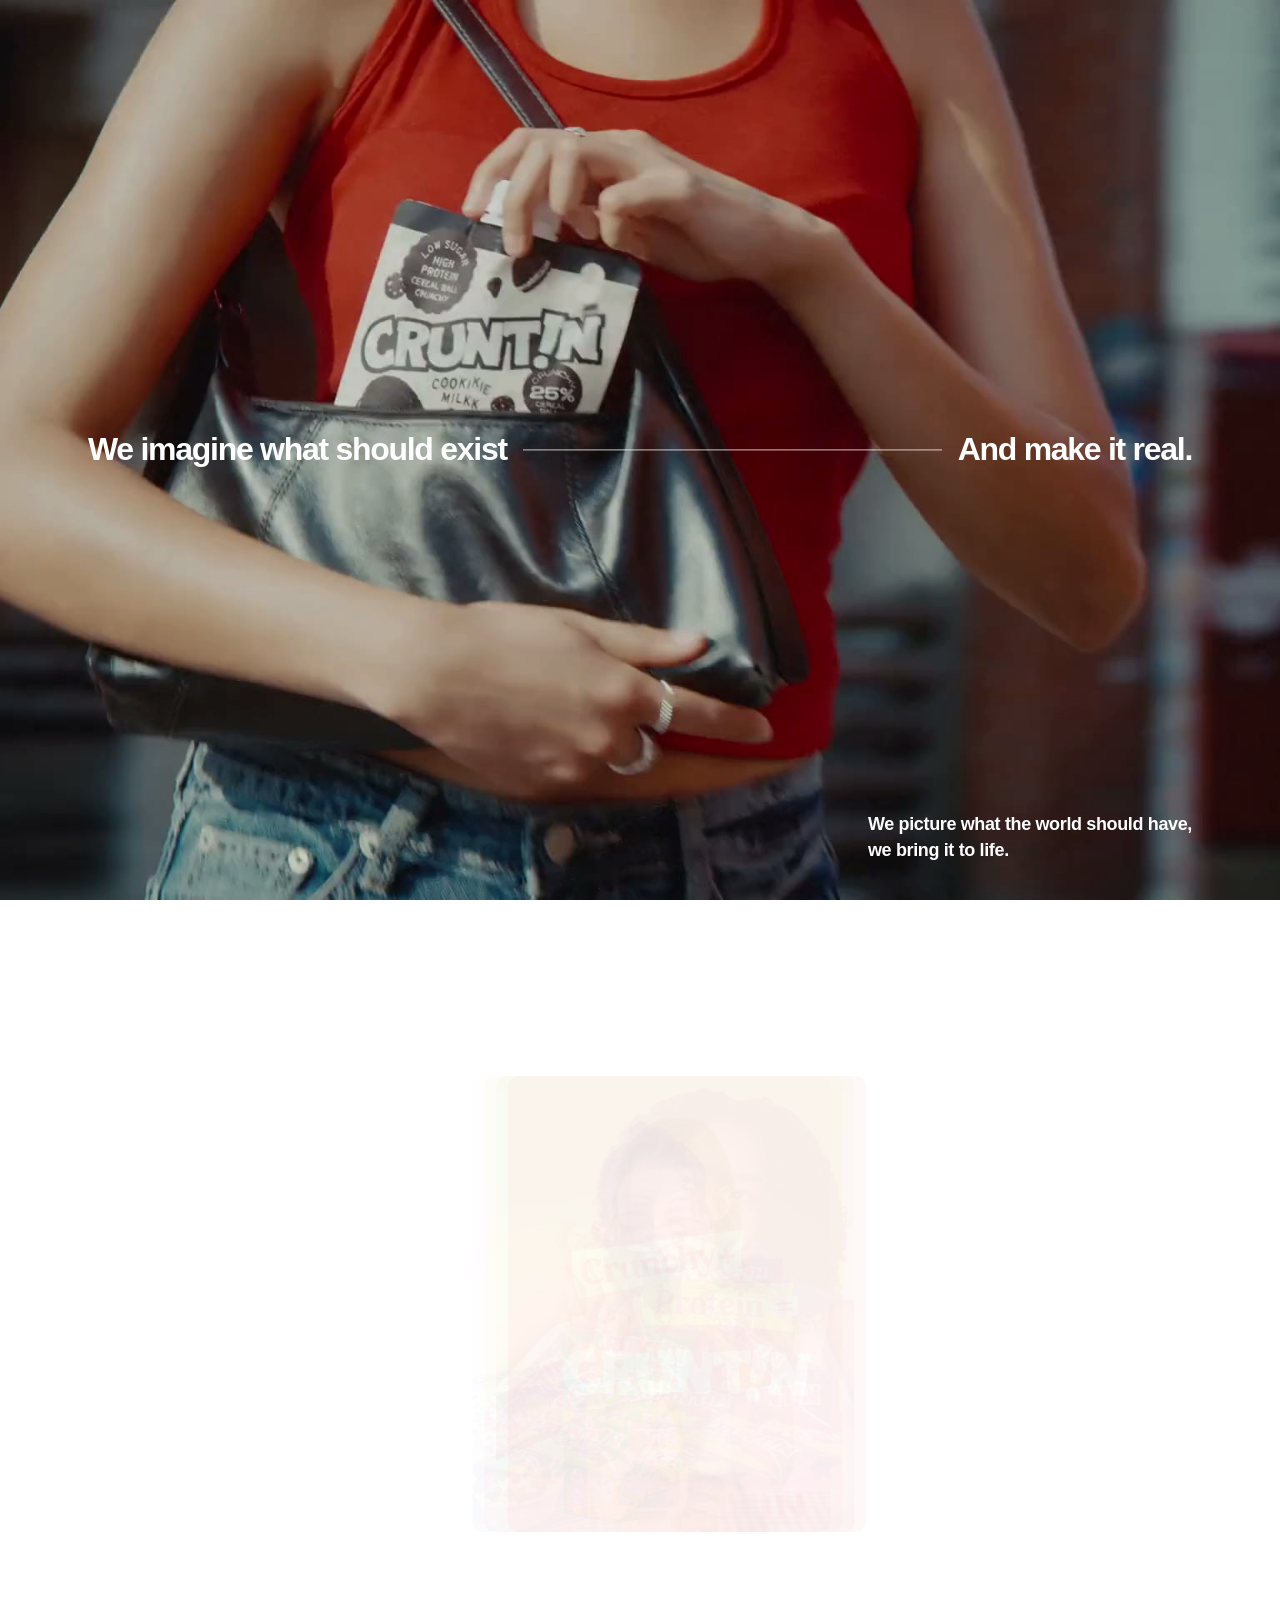
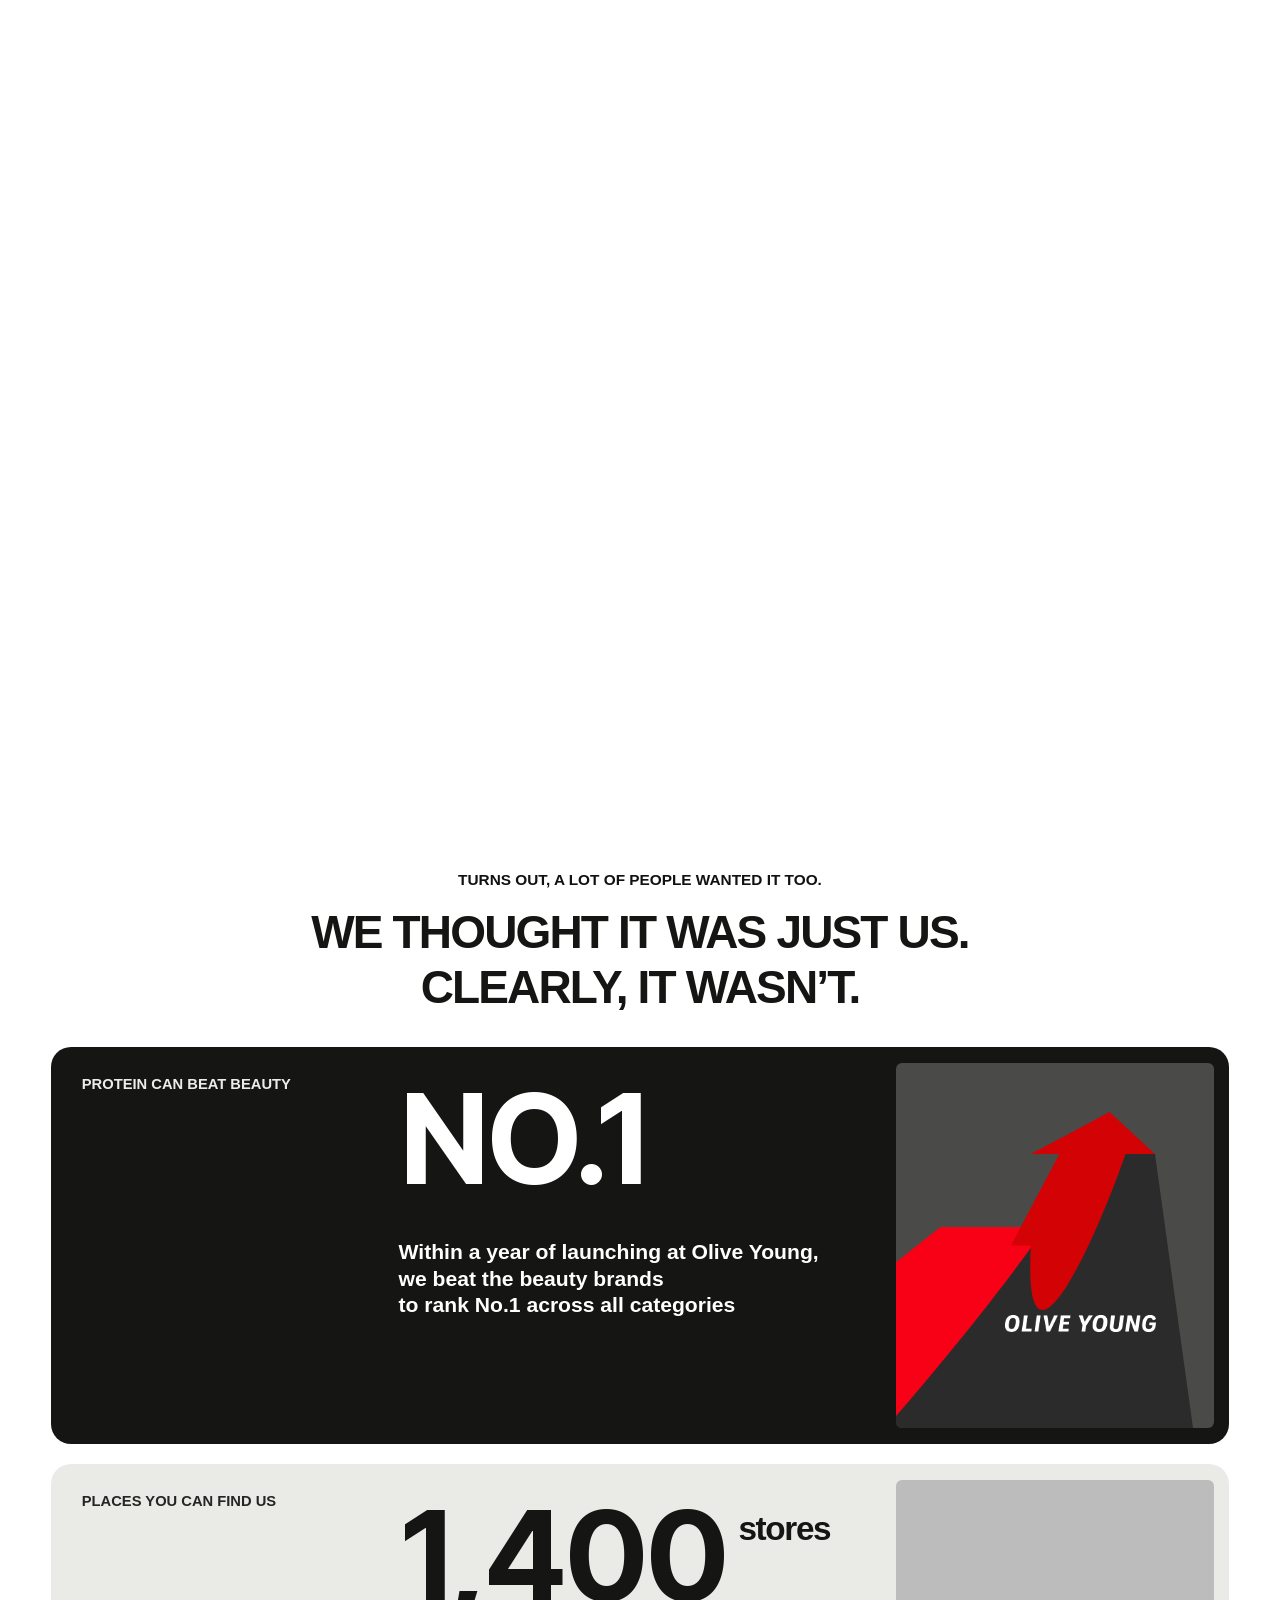
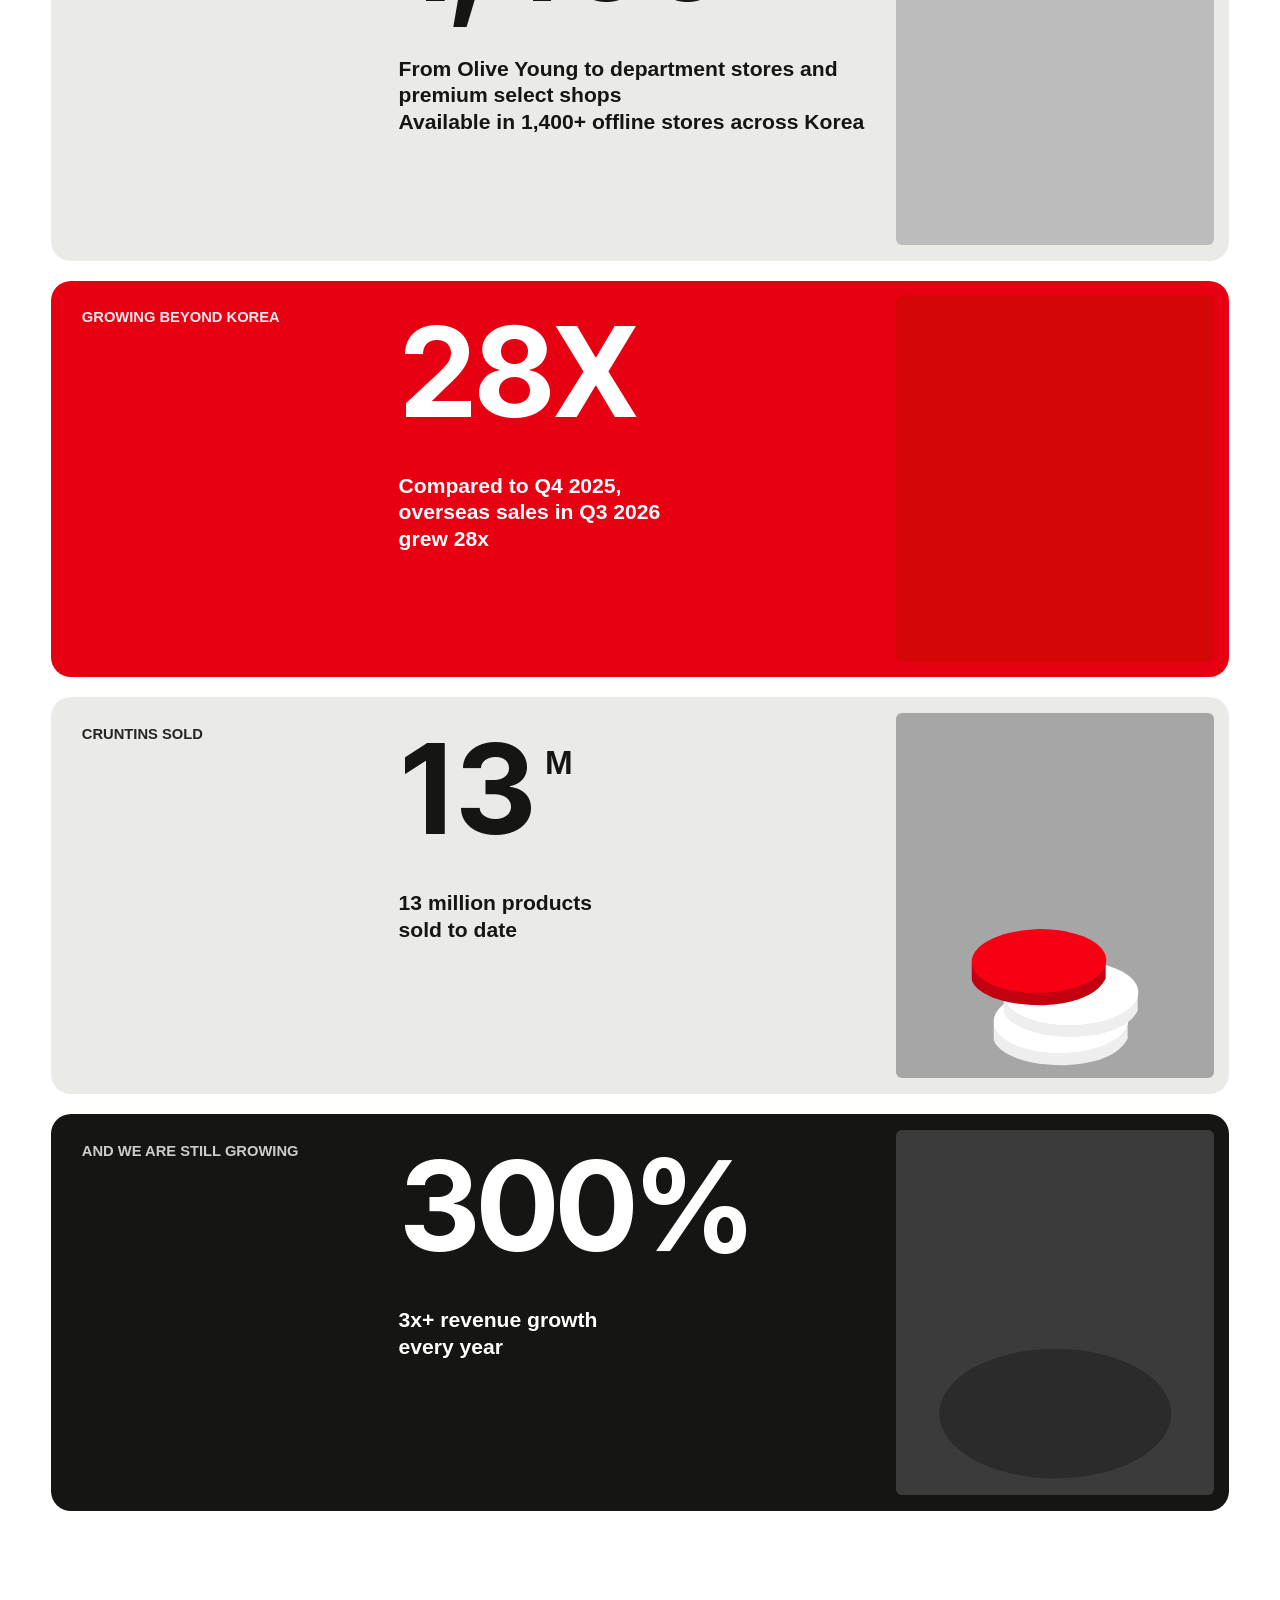
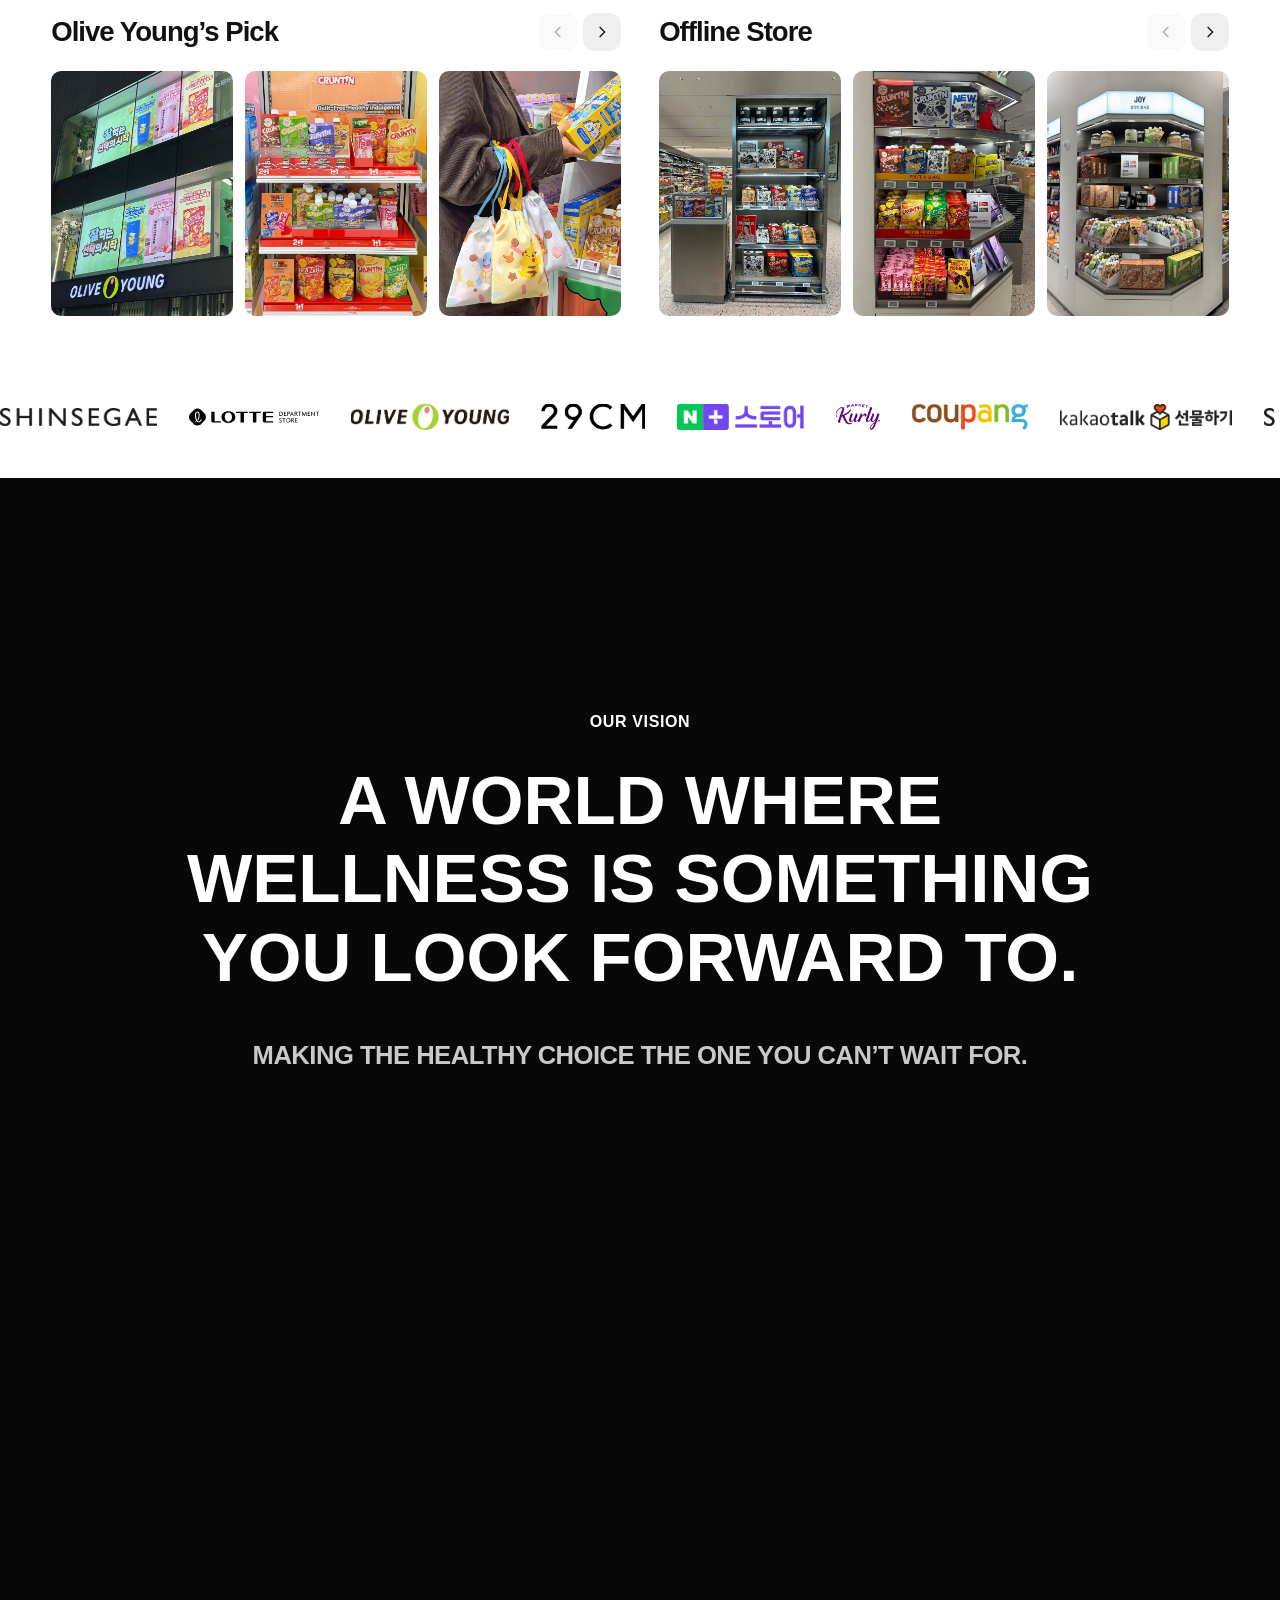
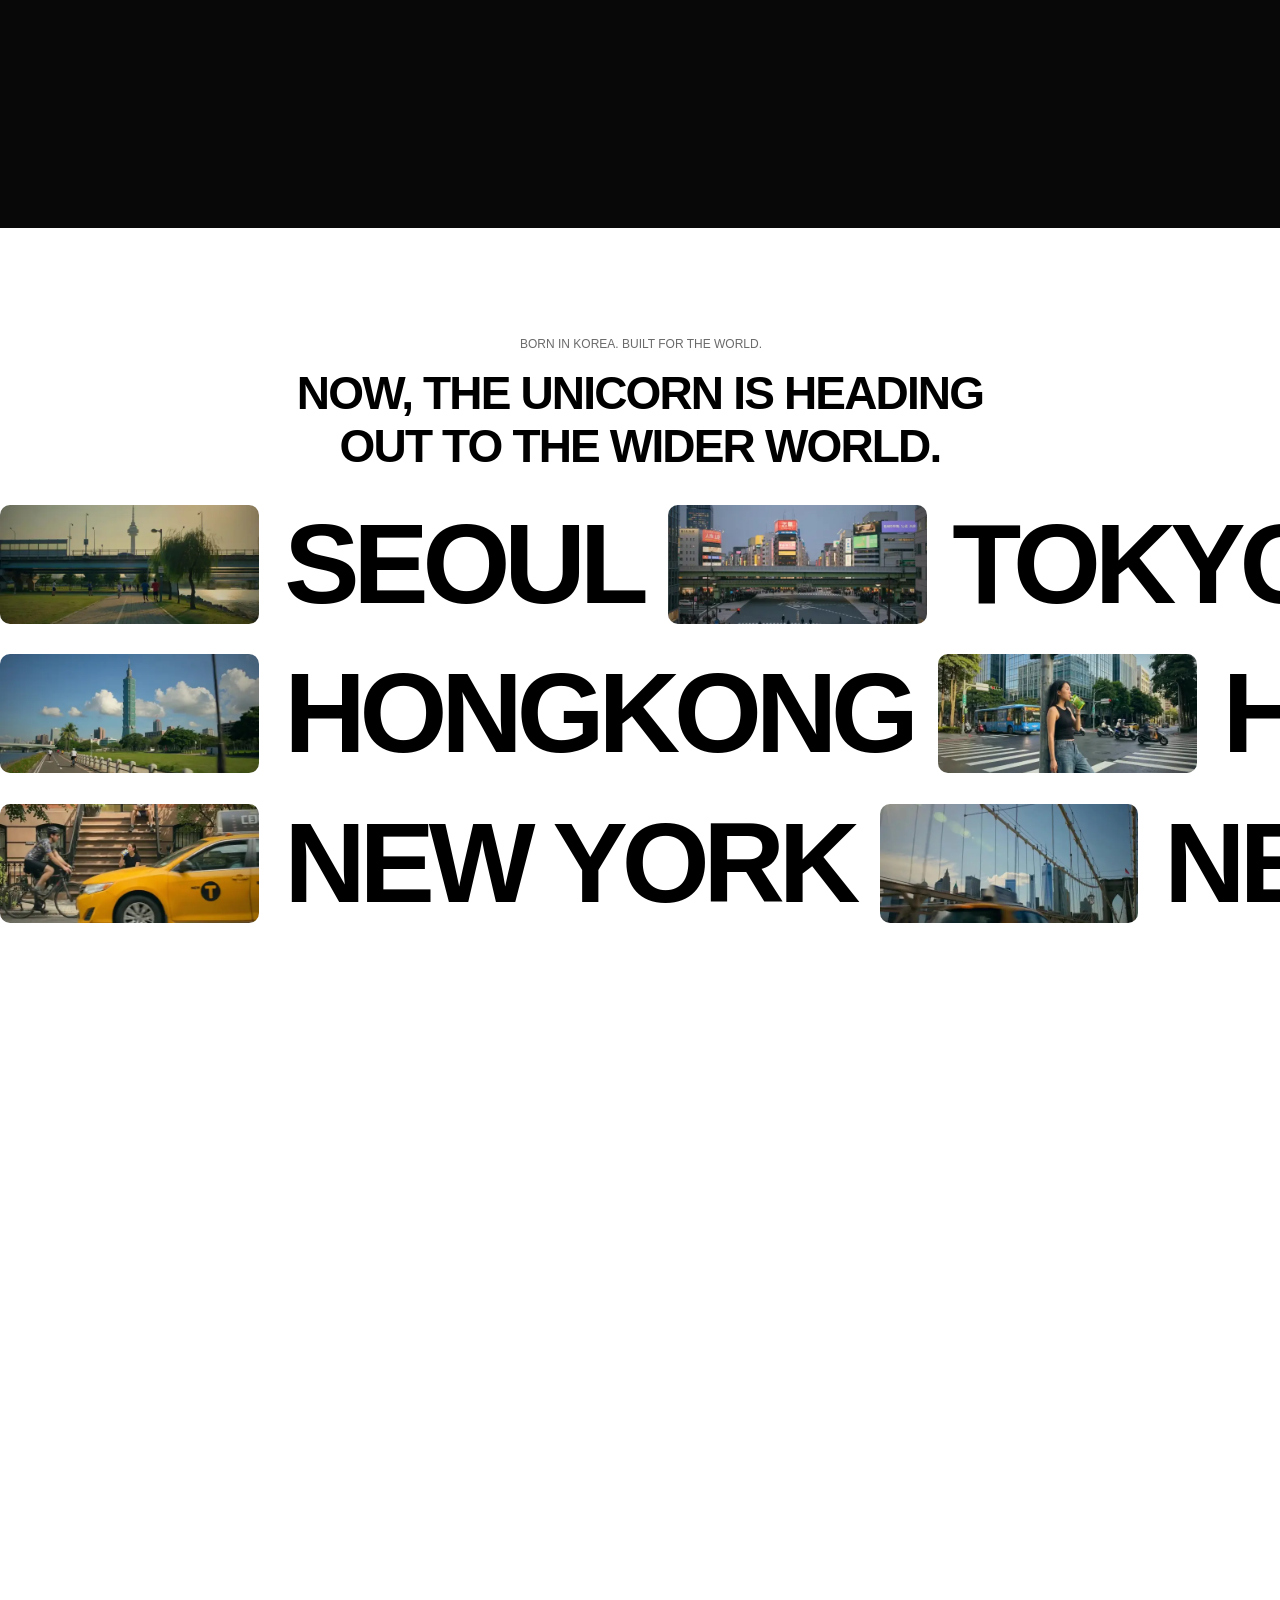
<file: en/index.html>
<!doctype html>
<html lang="en"><head><meta charset="UTF-8"><!-- seo-v3 --><title>YOUR UNICORN — The People Behind CRUNTIN</title><link rel="preload" href="/assets/fonts/pretendard-variable-core.woff2" as="font" type="font/woff2" crossorigin=""><meta name="description" content="We imagine what should exist and make it real. Discover the brand, results, culture and careers at YOUR UNICORN, the makers of CRUNTIN."><link rel="alternate" hreflang="ko" href="https://yourunicorn.world/"><link rel="alternate" hreflang="en" href="https://yourunicorn.world/en/"><link rel="alternate" hreflang="ja" href="https://yourunicorn.world/jp/"><link rel="alternate" hreflang="x-default" href="https://yourunicorn.world/"><link rel="canonical" href="https://yourunicorn.world/en/"><meta name="naver-site-verification" content="8b9c18b7f728c58bba01b886ebb216f2c63ada29"><meta name="robots" content="noindex,nofollow"><meta property="og:type" content="website"><meta property="og:site_name" content="YOUR UNICORN"><meta property="og:locale" content="en_US"><meta property="og:url" content="https://yourunicorn.world/en/"><meta property="og:title" content="YOUR UNICORN — The People Behind CRUNTIN"><meta property="og:description" content="We imagine what should exist and make it real. Discover the brand, results, culture and careers at YOUR UNICORN, the makers of CRUNTIN."><meta property="og:image" content="https://yourunicorn.world/assets/og-logo.png"><meta property="og:image:width" content="1200"><meta property="og:image:height" content="630"><meta property="og:image:alt" content="YOUR UNICORN logo"><meta name="twitter:card" content="summary_large_image"><meta name="twitter:title" content="YOUR UNICORN — The People Behind CRUNTIN"><meta name="twitter:description" content="We imagine what should exist and make it real. Discover the brand, results, culture and careers at YOUR UNICORN, the makers of CRUNTIN."><meta name="twitter:image" content="https://yourunicorn.world/assets/og-logo.png"><meta name="theme-color" content="#E60012"><script type="application/ld+json">{"@context":"https://schema.org","@graph":[{"@type":"Organization","@id":"https://yourunicorn.world/#org","name":"YOUR UNICORN","alternateName":"유어유니콘","url":"https://yourunicorn.world/","logo":{"@type":"ImageObject","url":"https://yourunicorn.world/assets/og-logo.png","width":1200,"height":630},"email":"people@yourunicorn.world","brand":{"@type":"Brand","name":"CRUNTIN"},"sameAs":["https://article.yourunicorn.world"]},{"@type":"WebSite","@id":"https://yourunicorn.world/#website","url":"https://yourunicorn.world/","name":"YOUR UNICORN","publisher":{"@id":"https://yourunicorn.world/#org"},"inLanguage":"ko-KR","alternateName":"유어유니콘"},{"@type":"WebPage","@id":"https://yourunicorn.world/en/#webpage","url":"https://yourunicorn.world/en/","name":"YOUR UNICORN — The People Behind CRUNTIN","description":"We imagine what should exist and make it real. Discover the brand, results, culture and careers at YOUR UNICORN, the makers of CRUNTIN.","inLanguage":"en","isPartOf":{"@id":"https://yourunicorn.world/#website"},"about":{"@id":"https://yourunicorn.world/#org"},"primaryImageOfPage":{"@type":"ImageObject","url":"https://yourunicorn.world/assets/og-logo.png"},"dateModified":"2026-11-01","breadcrumb":{"@id":"https://yourunicorn.world/en/#breadcrumb"}},{"@type":"BreadcrumbList","@id":"https://yourunicorn.world/en/#breadcrumb","itemListElement":[{"@type":"ListItem","position":1,"name":"YOUR UNICORN","item":"https://yourunicorn.world/en/"}]}]}</script><!-- /seo-v3 --><meta name="viewport" content="width=device-width,initial-scale=1"><link rel="preload" href="/hero-media/cruntin-1029-poster.jpg" as="image" fetchpriority="high"><script src="/assets/lenis.min.js?v=1685305b" defer=""></script><script src="/approved-source.js?v=3ba9a8be" defer=""></script><link rel="stylesheet" href="/retail-gallery.css?v=14537633"><link rel="stylesheet" href="/source/v1-company.css?v=2a458638"><link rel="stylesheet" href="/approved.css?v=08c0035f"><link rel="stylesheet" href="/approved-v3.css?v=ac3a3d2b"><script defer="" src="/approved.js?v=48d51cba"></script><style id="preview-fullbleed">.city-expansion-stage{overflow:visible}.city-expansion-stage .city-film-rows{width:100vw;margin-left:calc(50% - 50vw)}</style><style id="preview-retail-arrows">
.retail-collection{position:relative}
.retail-carousel{position:static!important}
.retail-collection__header{padding-right:92px}
.retail-carousel__btn{top:-2px!important;bottom:auto!important;margin-top:0!important;transform:none!important;width:38px!important;height:38px!important;z-index:3;
  background:#efefef!important;color:#111!important;border:0!important;border-radius:8px!important;box-shadow:none!important;transition:background .2s ease!important}
.retail-carousel__btn:hover{background:#e2e2e2!important;color:#111!important;transform:none!important;box-shadow:none!important}
.retail-carousel__btn:active{background:#d8d8d8!important}
.retail-carousel__btn,.retail-carousel__btn:hover,.retail-carousel__btn:focus,.retail-carousel__btn:active,.retail-carousel__btn:focus-visible{transform:none!important;translate:none!important;top:-2px!important;margin:0!important;box-shadow:none!important;transition:background .2s ease!important;animation:none!important}
.retail-carousel__btn svg,.retail-carousel__btn:hover svg,.retail-carousel__btn:active svg{transform:none!important;translate:none!important;transition:none!important;animation:none!important}
.retail-carousel__btn:focus{outline:none!important}
.retail-carousel__btn:focus-visible{outline:2px solid #111!important;outline-offset:2px!important}
.retail-carousel__btn svg{width:16px!important;height:16px!important;stroke-width:2!important}
.retail-carousel__btn--prev{left:auto!important;right:44px!important}
.retail-carousel__btn--next{right:0!important}
.retail-carousel__btn:disabled{opacity:.35!important;pointer-events:none}
@media (max-width:900px){.retail-collection__header{padding-right:88px}}
</style><style id="preview-centered-intros">
.growth-tags-heading,.global-cities-intro.editorial-heading{display:flex!important;flex-direction:column!important;align-items:center!important;justify-content:center!important;text-align:center!important;gap:14px!important;grid-template-columns:none!important;padding-left:0!important;padding-right:0!important}
.growth-tags-heading>p,.global-cities-intro.editorial-heading>.editorial-label{margin:0!important;font-size:clamp(11px,.85vw,13px)!important;font-weight:400!important;letter-spacing:.06em!important;line-height:1.5!important;color:#6b6b6b!important;text-transform:uppercase}
html body.page-company main .growth-tags-heading>h2.section-title,html body.page-company main .global-cities-intro.editorial-heading h2.section-title,html body .growth-tags-heading>h2.section-title,html body .global-cities-intro.editorial-heading h2.section-title{margin:0!important;font-size:clamp(29px,3.7vw,46px)!important;font-weight:600!important;line-height:1.3!important;letter-spacing:-.04em!important;max-width:28ch;text-align:center!important}
.global-cities-intro.editorial-heading>div{display:contents}

.growth-tags-heading>p,.global-cities-intro.editorial-heading>.editorial-label{display:block!important;width:100%!important;text-align:center!important;font-weight:400!important;white-space:nowrap!important}
.growth-tags-heading>p br,.global-cities-intro.editorial-heading>.editorial-label br{display:none!important}
@media (max-width:600px){.growth-tags-heading>p,.global-cities-intro.editorial-heading>.editorial-label{white-space:normal!important}}
html body.page-company main .growth-tags-heading>h2.section-title,html body.page-company main .global-cities-intro.editorial-heading h2.section-title{max-width:none!important;width:100%!important;white-space:nowrap!important;word-break:keep-all!important}
@media (max-width:760px){html body.page-company main .growth-tags-heading>h2.section-title,html body.page-company main .global-cities-intro.editorial-heading h2.section-title{white-space:normal!important;max-width:22ch!important;margin-inline:auto!important}}
</style><style id="preview-product-back-copy">html body .product-face-back p,html body .product-face-back p .feedback-line,html body .unicorn-stack-description p,html body .unicorn-stack-description p .feedback-line{font-weight:400!important;letter-spacing:-.04em!important;line-height:1.38!important}</style><style id="preview-card-layout">
/* inner layout only — stacking/scroll behaviour untouched */
html body .growth-cascade-card{--panel-w:27%;--panel-gap:1.6%;--pad:14px}
html body .growth-cascade-card::after{content:"";position:absolute;top:4%;bottom:4%;right:var(--panel-gap);width:var(--panel-w);border-radius:14px;background:rgba(255,255,255,.07);z-index:0;pointer-events:none}
html body .growth-cascade-card.metric-stores::after,html body .growth-cascade-card.metric-sold::after{background:rgba(0,0,0,.08)}
html body .growth-cascade-card.metric-global::after{background:rgba(0,0,0,.14)}
/* small English label: top-left */
html body .growth-cascade-card .growth-sticker{left:2.6%!important;right:auto!important;top:7%!important;text-align:left!important;max-width:24%!important}
/* big number + description share one vertical line */
html body .growth-cascade-card .cascade-number{left:29.5%!important;top:5%!important}
html body .growth-cascade-card .cascade-description{left:29.5%!important;right:auto!important;top:auto!important;bottom:7%!important;width:34%!important}
/* visuals live inside the right panel */
html body .growth-cascade-card :is(.approved-olive-logo,.store-network,.growth-globe,.sold-volume,.revenue-chart){position:absolute!important;left:auto!important;right:calc(var(--panel-gap) + var(--pad))!important;top:calc(4% + var(--pad))!important;bottom:calc(4% + var(--pad))!important;width:calc(var(--panel-w) - 2 * var(--pad))!important;height:auto!important;max-width:none!important;margin:0!important;z-index:1}
html body .growth-cascade-card :is(.approved-olive-logo,.growth-globe){object-fit:contain}
html body .growth-cascade-card .approved-olive-logo{top:0!important;bottom:0!important;margin:auto!important;height:auto!important;max-height:30%}
html body .growth-cascade-card :is(.store-network,.sold-volume,.revenue-chart){display:flex!important;flex-direction:column;justify-content:center;align-items:center;overflow:hidden}
html body .growth-cascade-card :is(.store-network,.revenue-chart) svg{width:100%!important;height:100%!important;max-height:100%}
/* global card: number top, description bottom, like the others */
html body .growth-cascade-card.metric-global .metric-copy{display:contents!important}
html body .growth-cascade-card.metric-global .global-milestones{display:none!important}
html body .growth-cascade-card.metric-global .cascade-description p{font-size:inherit}
html body .growth-cascade-card .cascade-number{letter-spacing:-.03em!important}
html body .growth-cascade-card.metric-revenue .cascade-number{letter-spacing:-.045em!important}
@media (max-width:767px){
  html body .growth-cascade-card{--panel-w:38%}
  html body .growth-cascade-card .cascade-number,html body .growth-cascade-card .cascade-description{left:6%!important}
  html body .growth-cascade-card .cascade-number{top:16%!important}
  html body .growth-cascade-card .growth-sticker{left:6%!important;top:6%!important;max-width:50%!important}
  html body .growth-cascade-card .cascade-description{width:52%!important}
}
</style><style id="preview-unicorn-third">
html body .unicorn-mask-section.has-linked-flow{height:1050svh!important}
html body .unicorn-mask-copy{container-type:inline-size}
html body .unicorn-mask-copy :is(.unicorn-mask-first,.unicorn-mask-second,.unicorn-mask-third){font-size:min(clamp(18px,2.1vw,28px),9cqi)!important;white-space:nowrap;line-height:1.3!important;word-break:keep-all;max-width:88%;justify-self:center;text-align:center}
.unicorn-mask-copy .unicorn-mask-third{opacity:0}
html body .film-gallery-opening:has(.unicorn-mask-section.is-third-phase) .shared-opening-film{z-index:2!important}
html body .unicorn-mask-section.is-third-phase .unicorn-mask-stage{position:sticky;z-index:3}
html body .unicorn-mask-section.is-third-phase .unicorn-mask-copy{z-index:4;position:absolute}

</style><style id="preview-card-sizes">html body.approved-company .unicorn-mask-stage .unicorn-mask-frame{width:calc(var(--unicorn-card-height) * 637 / 812)!important;max-width:none!important;justify-self:center}@media (min-width:768px){html body.approved-company .unicorn-mask-stage{grid-template-columns:minmax(0,1fr) auto minmax(0,1fr)!important;column-gap:clamp(20px,2.2vw,40px)!important}}</style><style id="preview-stack-gap">
@media (prefers-reduced-motion:no-preference){
 html body .growth-cascade-card,html body .growth-cascade-card:not(:first-child){top:calc(var(--growth-pin-top) + var(--growth-heading-height) + var(--card-index)*12px + var(--growth-release,0px))!important}
}
@media (max-width:767px) and (prefers-reduced-motion:no-preference){
 html body .growth-cascade-card,html body .growth-cascade-card:not(:first-child){top:calc(var(--growth-pin-top) + var(--growth-heading-height) + var(--card-index)*8px + var(--growth-release,0px))!important}
}
</style><style id="preview-flow-caption">html body .approved-flow-caption,html body .approved-flow-caption :is(.reimagine-flow-left,.reimagine-flow-right),html body .approved-flow-caption :is(.reimagine-flow-left,.reimagine-flow-right) *{font-weight:400!important}html body .approved-flow-caption{color:rgba(255,255,255,.72)!important;font-size:.88em!important}html body .approved-flow-caption :is(.reimagine-flow-left,.reimagine-flow-right){color:inherit!important;font-size:inherit!important}html body.approved-company .reimagine-flow-korean{line-height:1.22!important}</style><style id="preview-unicorn-english">html body .unicorn-mask-english{container-type:inline-size!important}html body .unicorn-mask-english,html body .unicorn-mask-english .unicorn-english-line,html body .unicorn-mask-english .unicorn-english-line>span{font-family:"Helvetica Neue",Helvetica,Arial,PretendardVariable,"Apple SD Gothic Neo",sans-serif!important;font-weight:500!important;letter-spacing:-.035em!important;line-height:1.34!important}html body .unicorn-mask-english .unicorn-english-line>span{white-space:nowrap!important;font-size:min(clamp(16px,1.8vw,29px),5.6cqi)!important}@media (max-width:767px),(max-height:700px) and (min-width:701px){html body .unicorn-mask-english .unicorn-english-line>span{font-size:min(13px,5.6cqi)!important}}</style><style id="preview-hero-ko">html body .company-hero-ko{font-weight:600!important}</style><style id="preview-label-tracking">html body.approved-company .growth-tags-heading>p:first-child,html body.approved-company .global-cities-intro .editorial-label,html body .growth-tags-heading>p,html body .global-cities-intro>.editorial-label{letter-spacing:normal!important}</style><style id="preview-stack-title-size">html body .unicorn-mask-stage .unicorn-stack-title>span:first-child{font-size:clamp(9px,1vw,16px)!important;white-space:nowrap!important;font-family:"Helvetica Neue",Helvetica,Arial,PretendardVariable,"Apple SD Gothic Neo",sans-serif!important;font-weight:500!important;letter-spacing:-.055em!important}@media (max-width:767px),(max-height:700px) and (min-width:701px){html body .unicorn-mask-stage .unicorn-stack-title>span:first-child{font-size:7.5px!important}}</style><style id="preview-metric-unit">html body.approved-company .feedback-v2 .growth-cascade-card .metric-unit,html body .growth-cascade-card .cascade-number .metric-unit{font-size:clamp(9px,1vw,15px)!important}@media (max-width:900px){html body .growth-cascade-card .cascade-number .metric-unit{font-size:9px!important}}</style><style id="preview-pretendard-local">@font-face{font-family:PretendardVariable;src:url("/assets/fonts/pretendard-variable.woff2") format("woff2");font-weight:100 900;font-style:normal;font-display:swap;unicode-range:U+1100-11FF,U+3130-318F,U+A960-A97F,U+AC02-AC03,U+AC05-AC07,U+AC09-AC0F,U+AC13-AC14,U+AC16-AC18,U+AC1A-AC1B,U+AC1E-AC30,U+AC32-AC6F,U+AC71-AC73,U+AC75-AC77,U+AC79-AC7F,U+AC82,U+AC84-AC8B,U+AC8D-AC9F,U+ACA1-ACA7,U+ACAA-ACAB,U+ACAD-ACAF,U+ACB1-ACB8,U+ACBA-ACBC,U+ACBE-ACC3,U+ACC5-ACDF,U+ACE1-ACE6,U+ACE8-ACF2,U+ACF4,U+ACF6-ACFB,U+ACFD-ACFF,U+AD01-AD03,U+AD05-AD10,U+AD12-AD4F,U+AD51-AD6B,U+AD6E-AD6F,U+AD71-AD7E,U+AD80,U+AD82-AD8B,U+AD8D-ADBF,U+ADC1-ADDB,U+ADDD-ADF7,U+ADF9-ADFB,U+ADFD-ADFF,U+AE01-AE07,U+AE0A,U+AE0C-AE2F,U+AE31-AE33,U+AE35-AE37,U+AE39-AE3F,U+AE41-AE4B,U+AE4D-AE53,U+AE55-AE5C,U+AE5E-AEBB,U+AEBD-AED7,U+AED9-AFB7,U+AFB9-AFBF,U+AFC1-AFC7,U+AFC9-B00B,U+B00D-B01B,U+B01D-B049,U+B04B,U+B04D-B05C,U+B05E-B07B,U+B07D-B097,U+B099-B09B,U+B09D-B0A7,U+B0A9-B0AD,U+B0AF-B0B3,U+B0B5-B0B7,U+B0B9-B0BB,U+B0BD-B0C4,U+B0C6-B0CF,U+B0D1-B107,U+B109-B10F,U+B111-B112,U+B114-B117,U+B119-B123,U+B125-B13F,U+B141-B143,U+B145-B177,U+B179-B17B,U+B17D-B191,U+B194-B203,U+B205-B207,U+B209-B213,U+B216-B273,U+B275-B28F,U+B291-B293,U+B295-B297,U+B299-B2A4,U+B2A7-B2C7,U+B2C9-B2CB,U+B2CD-B2D7,U+B2D9-B2E3,U+B2E5-B2E7,U+B2E9-B2EA,U+B2ED-B2F3,U+B2F6-B2F8,U+B2FA-B2FE,U+B301-B353,U+B356-B357,U+B359-B35B,U+B35D-B363,U+B365-B368,U+B36A-B36D,U+B36F,U+B371-B373,U+B375-B3C3,U+B3C6-B3CB,U+B3CD-B3D8,U+B3DA-B3FB,U+B3FD-B417,U+B419-B41B,U+B41D-B41F,U+B421-B428,U+B42A-B44F,U+B451-B453,U+B455-B457,U+B459-B4A3,U+B4A5-B4B6,U+B4B8-B4DB,U+B4DE-B4DF,U+B4E1-B4E3,U+B4E5-B4EB,U+B4EE-B4F0,U+B4F2-B513,U+B515-B528,U+B52A-B52F,U+B531-B54B,U+B54D-B54F,U+B551-B5A3,U+B5A5-B5A7,U+B5A9-B5BA,U+B5BC-B60F,U+B611-B6EF,U+B6F1-B727,U+B729-B73A,U+B73C-B743,U+B745-B75F,U+B761-B77B,U+B77D-B77F,U+B781-B78B,U+B78E-B78F,U+B791-B797,U+B79A-B79B,U+B79D-B7AA,U+B7AC,U+B7AE-B7B4,U+B7B6-B7C8,U+B7CA-B7EB,U+B7ED-B7EF,U+B7F1-B7F3,U+B7F5-B7FB,U+B7FE-B806,U+B809-B80B,U+B80D-B823,U+B826-B827,U+B829-B82B,U+B82D-B837,U+B839-B83F,U+B841-B85B,U+B85E-B85F,U+B861-B863,U+B865-B86C,U+B86E,U+B870-B8AF,U+B8B1-B8CB,U+B8CD-B8E7,U+B8E9-B8F8,U+B8FA-B957,U+B959-B973,U+B975-B977,U+B979-B97B,U+B97D-B983,U+B986-B988,U+B98A-B9AB,U+B9AE-B9AF,U+B9B1-B9B3,U+B9B5-B9BB,U+B9BE-B9C0,U+B9C2-B9C7,U+B9C9-B9CB,U+B9CD,U+B9CF,U+B9D1-B9DA,U+B9DC,U+B9DF-B9E3,U+B9E5-B9E7,U+B9E9-BA37,U+BA3A-BA3B,U+BA3D-BA47,U+BA49-BA53,U+BA55-BA57,U+BA59-BA6F,U+BA71-BA73,U+BA75-BA84,U+BA86-BAA7,U+BAAA-BAAB,U+BAAD-BAAF,U+BAB1-BABA,U+BABC-BB33,U+BB35,U+BB37,U+BB39-BB3A,U+BB3D-BBAB,U+BBAD-BBBF,U+BBC1-BBF7,U+BBF9-BBFB,U+BBFD-BBFE,U+BC01-BC0E,U+BC10,U+BC12-BC13,U+BC17,U+BC19-BC1A,U+BC1D-BC24,U+BC26-BC28,U+BC2A-BC2F,U+BC32-BC83,U+BC85-BC87,U+BC89-BC8B,U+BC8D-BC93,U+BC96-BC9F,U+BCA1-BCA3,U+BCA5-BCA7,U+BCA9-BCBF,U+BCC1-BCC3,U+BCC5-BCF3,U+BCF6-BCF7,U+BCF9-BCFB,U+BCFD-BD04,U+BD06-BD0F,U+BD11-BD7F,U+BD82-BD83,U+BD85-BD87,U+BD89-BD98,U+BD9A-BDEF,U+BDF1-BE0B,U+BE0D-BE13,U+BE15-BE43,U+BE45-BE47,U+BE49-BE4B,U+BE4D-BE5F,U+BE61-BE67,U+BE69-C05B,U+C05D-C0AB,U+C0AE-C0AF,U+C0B1-C0B3,U+C0B5-C0BB,U+C0BD-C0C0,U+C0C2-C0C7,U+C0CA-C0DC,U+C0DE-C11B,U+C11E-C11F,U+C121-C123,U+C125-C130,U+C132-C137,U+C13A-C13B,U+C13D-C14A,U+C14C-C153,U+C155-C157,U+C159-C18B,U+C18E-C193,U+C195-C1A0,U+C1A2-C1DF,U+C1E1-C1FB,U+C1FD-C20C,U+C20E-C217,U+C219-C21B,U+C21D-C227,U+C229-C24F,U+C251-C26B,U+C26D-C27C,U+C27E-C2A3,U+C2A5-C2AB,U+C2AD-C2B4,U+C2B6-C2DB,U+C2DE-C2DF,U+C2E1-C2E3,U+C2E5-C2EB,U+C2ED-C2F5,U+C2F7-C312,U+C314-C367,U+C369-C4EF,U+C4F1-C4F3,U+C4F5-C4F7,U+C4F9-C527,U+C52A-C538,U+C53A-C543,U+C545-C547,U+C549,U+C54B,U+C54D-C554,U+C556-C557,U+C55A-C55D,U+C55F,U+C562-C57B,U+C57E-C590,U+C592-C597,U+C599-C5B3,U+C5B6-C5B7,U+C5B9-C5BB,U+C5BD-C5C3,U+C5C9-C5CF,U+C5D2-C5D3,U+C5D5-C5EB,U+C5EE-C5EF,U+C5F1-C5F3,U+C5F5-C5FC,U+C5FE-C5FF,U+C602-C604,U+C607,U+C609-C623,U+C625-C627,U+C629-C62B,U+C62D,U+C62F-C633,U+C635-C63F,U+C641-C643,U+C645-C653,U+C655-C677,U+C679-C67B,U+C67D-C693,U+C695-C6A8,U+C6AA-C6AF,U+C6B1-C6B3,U+C6B5-C6B7,U+C6B9-C6BF,U+C6C1-C6C2,U+C6C4-C6CB,U+C6CD-C6CF,U+C6D1-C6D3,U+C6D5-C6EF,U+C6F1-C703,U+C705-C716,U+C718-C71F,U+C721-C727,U+C729-C73B,U+C73D-C73F,U+C741-C743,U+C745-C74B,U+C74D-C750,U+C752-C757,U+C759-C773,U+C775-C777,U+C779-C77B,U+C77E-C783,U+C786-C787,U+C789-C78F,U+C792-C797,U+C799-C7A0,U+C7A2-C7A4,U+C7A6-C7AB,U+C7AD-C7C0,U+C7C2-C7FF,U+C802-C803,U+C805-C807,U+C809-C80F,U+C812-C814,U+C816-C81B,U+C81D-C837,U+C839-C84B,U+C84D-C86F,U+C871-C873,U+C875-C884,U+C886-C88A,U+C88D-C8FB,U+C8FD-C8FF,U+C901-C903,U+C905-C910,U+C912-C987,U+C98A-C98F,U+C991-C99C,U+C99E-C9BF,U+C9C2-C9C3,U+C9C5-C9C7,U+C9C9-C9CF,U+C9D2-C9DB,U+C9DE-C9E6,U+C9E8-C9F7,U+C9F9-CABC,U+CABE-CABF,U+CAC1-CC0C,U+CC0E-CC0F,U+CC11-CC27,U+CC2A-CC37,U+CC39-CC3C,U+CC3F-CC43,U+CC45-CC56,U+CC58,U+CC5A-CC5F,U+CC61-CC97,U+CC99-CC9B,U+CC9D-CC9F,U+CCA1-CCAA,U+CCAC,U+CCAE-CCB3,U+CCB5-CCCF,U+CCD1-CCE3,U+CCE5-CD07,U+CD09-CD1C,U+CD1E-CD5B,U+CD5D-CD93,U+CD96-CD97,U+CD99-CD9B,U+CD9D-CDA3,U+CDA5-CDA8,U+CDAA-CDAF,U+CDB1-CDC3,U+CDC5-CDE7,U+CDE9-CE1F,U+CE22-CE57,U+CE59-CE5B,U+CE5D-CE67,U+CE6A-CE73,U+CE75-CE77,U+CE79-CE8F,U+CE91-CEA0,U+CEA2-CEE3,U+CEE5-CEE7,U+CEE9-CEEB,U+CEED-CEF3,U+CEF5-CEFF,U+CF01-CF12,U+CF14-CF53,U+CF55-CF57,U+CF59-CF5B,U+CF5D-CF6F,U+CF71-CFDF,U+CFE1-D003,U+D005-D04F,U+D051-D06B,U+D06D-D06F,U+D071-D073,U+D075-D07B,U+D07D-D0A3,U+D0A5-D0A7,U+D0A9-D0B8,U+D0BA-D0BF,U+D0C2-D0C3,U+D0C5-D0CF,U+D0D1-D0D2,U+D0D4-D0DB,U+D0DE-D0EC,U+D0EE-D12F,U+D131-D133,U+D135-D14B,U+D14E-D14F,U+D151-D19F,U+D1A2-D1B0,U+D1B2-D1B4,U+D1B6-D1F3,U+D1F5-D27F,U+D281-D2B7,U+D2BA-D2BB,U+D2BD-D2BF,U+D2C1-D2EF,U+D2F1-D2F3,U+D2F5-D2FF,U+D301-D304,U+D306-D30B,U+D30D-D30F,U+D311-D31C,U+D31E-D327,U+D32A-D32B,U+D32D-D37B,U+D37D-D397,U+D399-D3AA,U+D3AC-D3B3,U+D3B5-D3B7,U+D3B9-D3BB,U+D3BD-D3C8,U+D3CA-D3EB,U+D3EE-D3EF,U+D3F1-D3F3,U+D3F5-D3FB,U+D3FD-D45B,U+D45D-D47F,U+D481-D487,U+D489-D503,U+D505-D50B,U+D50D-D53B,U+D53E-D543,U+D545-D54E,U+D550,U+D552-D557,U+D559-D55B,U+D55D-D55F,U+D561-D567,U+D56A-D56C,U+D56E-D573,U+D575-D583,U+D585-D587,U+D58A-D5A4,U+D5A6-D5C7,U+D5C9-D5D7,U+D5D9-D5E3,U+D5E5-D5EB,U+D5ED-D5FF,U+D601-D603,U+D605-D610,U+D612-D614,U+D616-D61B,U+D61D-D637,U+D63A-D647,U+D649-D653,U+D656-D657,U+D659-D65B,U+D65D-D668,U+D66A-D68B,U+D68E-D6A7,U+D6A9-D6C3,U+D6C5-D717,U+D719-D733,U+D735-D74F,U+D751-D753,U+D755-D76B,U+D76D-D76F,U+D771-D787,U+D789-D797,U+D79A-D7FF}@font-face{font-family:Pretendard;src:url("/assets/fonts/pretendard-800.woff2") format("woff2");font-weight:800;font-style:normal;font-display:swap;unicode-range:U+1100-11FF,U+3130-318F,U+A960-A97F,U+AC02-AC03,U+AC05-AC07,U+AC09-AC0F,U+AC13-AC14,U+AC16-AC18,U+AC1A-AC1B,U+AC1E-AC30,U+AC32-AC6F,U+AC71-AC73,U+AC75-AC77,U+AC79-AC7F,U+AC82,U+AC84-AC8B,U+AC8D-AC9F,U+ACA1-ACA7,U+ACAA-ACAB,U+ACAD-ACAF,U+ACB1-ACB8,U+ACBA-ACBC,U+ACBE-ACC3,U+ACC5-ACDF,U+ACE1-ACE6,U+ACE8-ACF2,U+ACF4,U+ACF6-ACFB,U+ACFD-ACFF,U+AD01-AD03,U+AD05-AD10,U+AD12-AD4F,U+AD51-AD6B,U+AD6E-AD6F,U+AD71-AD7E,U+AD80,U+AD82-AD8B,U+AD8D-ADBF,U+ADC1-ADDB,U+ADDD-ADF7,U+ADF9-ADFB,U+ADFD-ADFF,U+AE01-AE07,U+AE0A,U+AE0C-AE2F,U+AE31-AE33,U+AE35-AE37,U+AE39-AE3F,U+AE41-AE4B,U+AE4D-AE53,U+AE55-AE5C,U+AE5E-AEBB,U+AEBD-AED7,U+AED9-AFB7,U+AFB9-AFBF,U+AFC1-AFC7,U+AFC9-B00B,U+B00D-B01B,U+B01D-B049,U+B04B,U+B04D-B05C,U+B05E-B07B,U+B07D-B097,U+B099-B09B,U+B09D-B0A7,U+B0A9-B0AD,U+B0AF-B0B3,U+B0B5-B0B7,U+B0B9-B0BB,U+B0BD-B0C4,U+B0C6-B0CF,U+B0D1-B107,U+B109-B10F,U+B111-B112,U+B114-B117,U+B119-B123,U+B125-B13F,U+B141-B143,U+B145-B177,U+B179-B17B,U+B17D-B191,U+B194-B203,U+B205-B207,U+B209-B213,U+B216-B273,U+B275-B28F,U+B291-B293,U+B295-B297,U+B299-B2A4,U+B2A7-B2C7,U+B2C9-B2CB,U+B2CD-B2D7,U+B2D9-B2E3,U+B2E5-B2E7,U+B2E9-B2EA,U+B2ED-B2F3,U+B2F6-B2F8,U+B2FA-B2FE,U+B301-B353,U+B356-B357,U+B359-B35B,U+B35D-B363,U+B365-B368,U+B36A-B36D,U+B36F,U+B371-B373,U+B375-B3C3,U+B3C6-B3CB,U+B3CD-B3D8,U+B3DA-B3FB,U+B3FD-B417,U+B419-B41B,U+B41D-B41F,U+B421-B428,U+B42A-B44F,U+B451-B453,U+B455-B457,U+B459-B4A3,U+B4A5-B4B6,U+B4B8-B4DB,U+B4DE-B4DF,U+B4E1-B4E3,U+B4E5-B4EB,U+B4EE-B4F0,U+B4F2-B513,U+B515-B528,U+B52A-B52F,U+B531-B54B,U+B54D-B54F,U+B551-B5A3,U+B5A5-B5A7,U+B5A9-B5BA,U+B5BC-B60F,U+B611-B6EF,U+B6F1-B727,U+B729-B73A,U+B73C-B743,U+B745-B75F,U+B761-B77B,U+B77D-B77F,U+B781-B78B,U+B78E-B78F,U+B791-B797,U+B79A-B79B,U+B79D-B7AA,U+B7AC,U+B7AE-B7B4,U+B7B6-B7C8,U+B7CA-B7EB,U+B7ED-B7EF,U+B7F1-B7F3,U+B7F5-B7FB,U+B7FE-B806,U+B809-B80B,U+B80D-B823,U+B826-B827,U+B829-B82B,U+B82D-B837,U+B839-B83F,U+B841-B85B,U+B85E-B85F,U+B861-B863,U+B865-B86C,U+B86E,U+B870-B8AF,U+B8B1-B8CB,U+B8CD-B8E7,U+B8E9-B8F8,U+B8FA-B957,U+B959-B973,U+B975-B977,U+B979-B97B,U+B97D-B983,U+B986-B988,U+B98A-B9AB,U+B9AE-B9AF,U+B9B1-B9B3,U+B9B5-B9BB,U+B9BE-B9C0,U+B9C2-B9C7,U+B9C9-B9CB,U+B9CD,U+B9CF,U+B9D1-B9DA,U+B9DC,U+B9DF-B9E3,U+B9E5-B9E7,U+B9E9-BA37,U+BA3A-BA3B,U+BA3D-BA47,U+BA49-BA53,U+BA55-BA57,U+BA59-BA6F,U+BA71-BA73,U+BA75-BA84,U+BA86-BAA7,U+BAAA-BAAB,U+BAAD-BAAF,U+BAB1-BABA,U+BABC-BB33,U+BB35,U+BB37,U+BB39-BB3A,U+BB3D-BBAB,U+BBAD-BBBF,U+BBC1-BBF7,U+BBF9-BBFB,U+BBFD-BBFE,U+BC01-BC0E,U+BC10,U+BC12-BC13,U+BC17,U+BC19-BC1A,U+BC1D-BC24,U+BC26-BC28,U+BC2A-BC2F,U+BC32-BC83,U+BC85-BC87,U+BC89-BC8B,U+BC8D-BC93,U+BC96-BC9F,U+BCA1-BCA3,U+BCA5-BCA7,U+BCA9-BCBF,U+BCC1-BCC3,U+BCC5-BCF3,U+BCF6-BCF7,U+BCF9-BCFB,U+BCFD-BD04,U+BD06-BD0F,U+BD11-BD7F,U+BD82-BD83,U+BD85-BD87,U+BD89-BD98,U+BD9A-BDEF,U+BDF1-BE0B,U+BE0D-BE13,U+BE15-BE43,U+BE45-BE47,U+BE49-BE4B,U+BE4D-BE5F,U+BE61-BE67,U+BE69-C05B,U+C05D-C0AB,U+C0AE-C0AF,U+C0B1-C0B3,U+C0B5-C0BB,U+C0BD-C0C0,U+C0C2-C0C7,U+C0CA-C0DC,U+C0DE-C11B,U+C11E-C11F,U+C121-C123,U+C125-C130,U+C132-C137,U+C13A-C13B,U+C13D-C14A,U+C14C-C153,U+C155-C157,U+C159-C18B,U+C18E-C193,U+C195-C1A0,U+C1A2-C1DF,U+C1E1-C1FB,U+C1FD-C20C,U+C20E-C217,U+C219-C21B,U+C21D-C227,U+C229-C24F,U+C251-C26B,U+C26D-C27C,U+C27E-C2A3,U+C2A5-C2AB,U+C2AD-C2B4,U+C2B6-C2DB,U+C2DE-C2DF,U+C2E1-C2E3,U+C2E5-C2EB,U+C2ED-C2F5,U+C2F7-C312,U+C314-C367,U+C369-C4EF,U+C4F1-C4F3,U+C4F5-C4F7,U+C4F9-C527,U+C52A-C538,U+C53A-C543,U+C545-C547,U+C549,U+C54B,U+C54D-C554,U+C556-C557,U+C55A-C55D,U+C55F,U+C562-C57B,U+C57E-C590,U+C592-C597,U+C599-C5B3,U+C5B6-C5B7,U+C5B9-C5BB,U+C5BD-C5C3,U+C5C9-C5CF,U+C5D2-C5D3,U+C5D5-C5EB,U+C5EE-C5EF,U+C5F1-C5F3,U+C5F5-C5FC,U+C5FE-C5FF,U+C602-C604,U+C607,U+C609-C623,U+C625-C627,U+C629-C62B,U+C62D,U+C62F-C633,U+C635-C63F,U+C641-C643,U+C645-C653,U+C655-C677,U+C679-C67B,U+C67D-C693,U+C695-C6A8,U+C6AA-C6AF,U+C6B1-C6B3,U+C6B5-C6B7,U+C6B9-C6BF,U+C6C1-C6C2,U+C6C4-C6CB,U+C6CD-C6CF,U+C6D1-C6D3,U+C6D5-C6EF,U+C6F1-C703,U+C705-C716,U+C718-C71F,U+C721-C727,U+C729-C73B,U+C73D-C73F,U+C741-C743,U+C745-C74B,U+C74D-C750,U+C752-C757,U+C759-C773,U+C775-C777,U+C779-C77B,U+C77E-C783,U+C786-C787,U+C789-C78F,U+C792-C797,U+C799-C7A0,U+C7A2-C7A4,U+C7A6-C7AB,U+C7AD-C7C0,U+C7C2-C7FF,U+C802-C803,U+C805-C807,U+C809-C80F,U+C812-C814,U+C816-C81B,U+C81D-C837,U+C839-C84B,U+C84D-C86F,U+C871-C873,U+C875-C884,U+C886-C88A,U+C88D-C8FB,U+C8FD-C8FF,U+C901-C903,U+C905-C910,U+C912-C987,U+C98A-C98F,U+C991-C99C,U+C99E-C9BF,U+C9C2-C9C3,U+C9C5-C9C7,U+C9C9-C9CF,U+C9D2-C9DB,U+C9DE-C9E6,U+C9E8-C9F7,U+C9F9-CABC,U+CABE-CABF,U+CAC1-CC0C,U+CC0E-CC0F,U+CC11-CC27,U+CC2A-CC37,U+CC39-CC3C,U+CC3F-CC43,U+CC45-CC56,U+CC58,U+CC5A-CC5F,U+CC61-CC97,U+CC99-CC9B,U+CC9D-CC9F,U+CCA1-CCAA,U+CCAC,U+CCAE-CCB3,U+CCB5-CCCF,U+CCD1-CCE3,U+CCE5-CD07,U+CD09-CD1C,U+CD1E-CD5B,U+CD5D-CD93,U+CD96-CD97,U+CD99-CD9B,U+CD9D-CDA3,U+CDA5-CDA8,U+CDAA-CDAF,U+CDB1-CDC3,U+CDC5-CDE7,U+CDE9-CE1F,U+CE22-CE57,U+CE59-CE5B,U+CE5D-CE67,U+CE6A-CE73,U+CE75-CE77,U+CE79-CE8F,U+CE91-CEA0,U+CEA2-CEE3,U+CEE5-CEE7,U+CEE9-CEEB,U+CEED-CEF3,U+CEF5-CEFF,U+CF01-CF12,U+CF14-CF53,U+CF55-CF57,U+CF59-CF5B,U+CF5D-CF6F,U+CF71-CFDF,U+CFE1-D003,U+D005-D04F,U+D051-D06B,U+D06D-D06F,U+D071-D073,U+D075-D07B,U+D07D-D0A3,U+D0A5-D0A7,U+D0A9-D0B8,U+D0BA-D0BF,U+D0C2-D0C3,U+D0C5-D0CF,U+D0D1-D0D2,U+D0D4-D0DB,U+D0DE-D0EC,U+D0EE-D12F,U+D131-D133,U+D135-D14B,U+D14E-D14F,U+D151-D19F,U+D1A2-D1B0,U+D1B2-D1B4,U+D1B6-D1F3,U+D1F5-D27F,U+D281-D2B7,U+D2BA-D2BB,U+D2BD-D2BF,U+D2C1-D2EF,U+D2F1-D2F3,U+D2F5-D2FF,U+D301-D304,U+D306-D30B,U+D30D-D30F,U+D311-D31C,U+D31E-D327,U+D32A-D32B,U+D32D-D37B,U+D37D-D397,U+D399-D3AA,U+D3AC-D3B3,U+D3B5-D3B7,U+D3B9-D3BB,U+D3BD-D3C8,U+D3CA-D3EB,U+D3EE-D3EF,U+D3F1-D3F3,U+D3F5-D3FB,U+D3FD-D45B,U+D45D-D47F,U+D481-D487,U+D489-D503,U+D505-D50B,U+D50D-D53B,U+D53E-D543,U+D545-D54E,U+D550,U+D552-D557,U+D559-D55B,U+D55D-D55F,U+D561-D567,U+D56A-D56C,U+D56E-D573,U+D575-D583,U+D585-D587,U+D58A-D5A4,U+D5A6-D5C7,U+D5C9-D5D7,U+D5D9-D5E3,U+D5E5-D5EB,U+D5ED-D5FF,U+D601-D603,U+D605-D610,U+D612-D614,U+D616-D61B,U+D61D-D637,U+D63A-D647,U+D649-D653,U+D656-D657,U+D659-D65B,U+D65D-D668,U+D66A-D68B,U+D68E-D6A7,U+D6A9-D6C3,U+D6C5-D717,U+D719-D733,U+D735-D74F,U+D751-D753,U+D755-D76B,U+D76D-D76F,U+D771-D787,U+D789-D797,U+D79A-D7FF}@font-face{font-family:Pretendard;src:url("/assets/fonts/pretendard-700.woff2") format("woff2");font-weight:800;font-style:normal;font-display:swap;unicode-range:U+1100-11FF,U+3130-318F,U+A960-A97F,U+AC02-AC03,U+AC05-AC07,U+AC09-AC0F,U+AC13-AC14,U+AC16-AC18,U+AC1A-AC1B,U+AC1E-AC30,U+AC32-AC6F,U+AC71-AC73,U+AC75-AC77,U+AC79-AC7F,U+AC82,U+AC84-AC8B,U+AC8D-AC9F,U+ACA1-ACA7,U+ACAA-ACAB,U+ACAD-ACAF,U+ACB1-ACB8,U+ACBA-ACBC,U+ACBE-ACC3,U+ACC5-ACDF,U+ACE1-ACE6,U+ACE8-ACF2,U+ACF4,U+ACF6-ACFB,U+ACFD-ACFF,U+AD01-AD03,U+AD05-AD10,U+AD12-AD4F,U+AD51-AD6B,U+AD6E-AD6F,U+AD71-AD7E,U+AD80,U+AD82-AD8B,U+AD8D-ADBF,U+ADC1-ADDB,U+ADDD-ADF7,U+ADF9-ADFB,U+ADFD-ADFF,U+AE01-AE07,U+AE0A,U+AE0C-AE2F,U+AE31-AE33,U+AE35-AE37,U+AE39-AE3F,U+AE41-AE4B,U+AE4D-AE53,U+AE55-AE5C,U+AE5E-AEBB,U+AEBD-AED7,U+AED9-AFB7,U+AFB9-AFBF,U+AFC1-AFC7,U+AFC9-B00B,U+B00D-B01B,U+B01D-B049,U+B04B,U+B04D-B05C,U+B05E-B07B,U+B07D-B097,U+B099-B09B,U+B09D-B0A7,U+B0A9-B0AD,U+B0AF-B0B3,U+B0B5-B0B7,U+B0B9-B0BB,U+B0BD-B0C4,U+B0C6-B0CF,U+B0D1-B107,U+B109-B10F,U+B111-B112,U+B114-B117,U+B119-B123,U+B125-B13F,U+B141-B143,U+B145-B177,U+B179-B17B,U+B17D-B191,U+B194-B203,U+B205-B207,U+B209-B213,U+B216-B273,U+B275-B28F,U+B291-B293,U+B295-B297,U+B299-B2A4,U+B2A7-B2C7,U+B2C9-B2CB,U+B2CD-B2D7,U+B2D9-B2E3,U+B2E5-B2E7,U+B2E9-B2EA,U+B2ED-B2F3,U+B2F6-B2F8,U+B2FA-B2FE,U+B301-B353,U+B356-B357,U+B359-B35B,U+B35D-B363,U+B365-B368,U+B36A-B36D,U+B36F,U+B371-B373,U+B375-B3C3,U+B3C6-B3CB,U+B3CD-B3D8,U+B3DA-B3FB,U+B3FD-B417,U+B419-B41B,U+B41D-B41F,U+B421-B428,U+B42A-B44F,U+B451-B453,U+B455-B457,U+B459-B4A3,U+B4A5-B4B6,U+B4B8-B4DB,U+B4DE-B4DF,U+B4E1-B4E3,U+B4E5-B4EB,U+B4EE-B4F0,U+B4F2-B513,U+B515-B528,U+B52A-B52F,U+B531-B54B,U+B54D-B54F,U+B551-B5A3,U+B5A5-B5A7,U+B5A9-B5BA,U+B5BC-B60F,U+B611-B6EF,U+B6F1-B727,U+B729-B73A,U+B73C-B743,U+B745-B75F,U+B761-B77B,U+B77D-B77F,U+B781-B78B,U+B78E-B78F,U+B791-B797,U+B79A-B79B,U+B79D-B7AA,U+B7AC,U+B7AE-B7B4,U+B7B6-B7C8,U+B7CA-B7EB,U+B7ED-B7EF,U+B7F1-B7F3,U+B7F5-B7FB,U+B7FE-B806,U+B809-B80B,U+B80D-B823,U+B826-B827,U+B829-B82B,U+B82D-B837,U+B839-B83F,U+B841-B85B,U+B85E-B85F,U+B861-B863,U+B865-B86C,U+B86E,U+B870-B8AF,U+B8B1-B8CB,U+B8CD-B8E7,U+B8E9-B8F8,U+B8FA-B957,U+B959-B973,U+B975-B977,U+B979-B97B,U+B97D-B983,U+B986-B988,U+B98A-B9AB,U+B9AE-B9AF,U+B9B1-B9B3,U+B9B5-B9BB,U+B9BE-B9C0,U+B9C2-B9C7,U+B9C9-B9CB,U+B9CD,U+B9CF,U+B9D1-B9DA,U+B9DC,U+B9DF-B9E3,U+B9E5-B9E7,U+B9E9-BA37,U+BA3A-BA3B,U+BA3D-BA47,U+BA49-BA53,U+BA55-BA57,U+BA59-BA6F,U+BA71-BA73,U+BA75-BA84,U+BA86-BAA7,U+BAAA-BAAB,U+BAAD-BAAF,U+BAB1-BABA,U+BABC-BB33,U+BB35,U+BB37,U+BB39-BB3A,U+BB3D-BBAB,U+BBAD-BBBF,U+BBC1-BBF7,U+BBF9-BBFB,U+BBFD-BBFE,U+BC01-BC0E,U+BC10,U+BC12-BC13,U+BC17,U+BC19-BC1A,U+BC1D-BC24,U+BC26-BC28,U+BC2A-BC2F,U+BC32-BC83,U+BC85-BC87,U+BC89-BC8B,U+BC8D-BC93,U+BC96-BC9F,U+BCA1-BCA3,U+BCA5-BCA7,U+BCA9-BCBF,U+BCC1-BCC3,U+BCC5-BCF3,U+BCF6-BCF7,U+BCF9-BCFB,U+BCFD-BD04,U+BD06-BD0F,U+BD11-BD7F,U+BD82-BD83,U+BD85-BD87,U+BD89-BD98,U+BD9A-BDEF,U+BDF1-BE0B,U+BE0D-BE13,U+BE15-BE43,U+BE45-BE47,U+BE49-BE4B,U+BE4D-BE5F,U+BE61-BE67,U+BE69-C05B,U+C05D-C0AB,U+C0AE-C0AF,U+C0B1-C0B3,U+C0B5-C0BB,U+C0BD-C0C0,U+C0C2-C0C7,U+C0CA-C0DC,U+C0DE-C11B,U+C11E-C11F,U+C121-C123,U+C125-C130,U+C132-C137,U+C13A-C13B,U+C13D-C14A,U+C14C-C153,U+C155-C157,U+C159-C18B,U+C18E-C193,U+C195-C1A0,U+C1A2-C1DF,U+C1E1-C1FB,U+C1FD-C20C,U+C20E-C217,U+C219-C21B,U+C21D-C227,U+C229-C24F,U+C251-C26B,U+C26D-C27C,U+C27E-C2A3,U+C2A5-C2AB,U+C2AD-C2B4,U+C2B6-C2DB,U+C2DE-C2DF,U+C2E1-C2E3,U+C2E5-C2EB,U+C2ED-C2F5,U+C2F7-C312,U+C314-C367,U+C369-C4EF,U+C4F1-C4F3,U+C4F5-C4F7,U+C4F9-C527,U+C52A-C538,U+C53A-C543,U+C545-C547,U+C549,U+C54B,U+C54D-C554,U+C556-C557,U+C55A-C55D,U+C55F,U+C562-C57B,U+C57E-C590,U+C592-C597,U+C599-C5B3,U+C5B6-C5B7,U+C5B9-C5BB,U+C5BD-C5C3,U+C5C9-C5CF,U+C5D2-C5D3,U+C5D5-C5EB,U+C5EE-C5EF,U+C5F1-C5F3,U+C5F5-C5FC,U+C5FE-C5FF,U+C602-C604,U+C607,U+C609-C623,U+C625-C627,U+C629-C62B,U+C62D,U+C62F-C633,U+C635-C63F,U+C641-C643,U+C645-C653,U+C655-C677,U+C679-C67B,U+C67D-C693,U+C695-C6A8,U+C6AA-C6AF,U+C6B1-C6B3,U+C6B5-C6B7,U+C6B9-C6BF,U+C6C1-C6C2,U+C6C4-C6CB,U+C6CD-C6CF,U+C6D1-C6D3,U+C6D5-C6EF,U+C6F1-C703,U+C705-C716,U+C718-C71F,U+C721-C727,U+C729-C73B,U+C73D-C73F,U+C741-C743,U+C745-C74B,U+C74D-C750,U+C752-C757,U+C759-C773,U+C775-C777,U+C779-C77B,U+C77E-C783,U+C786-C787,U+C789-C78F,U+C792-C797,U+C799-C7A0,U+C7A2-C7A4,U+C7A6-C7AB,U+C7AD-C7C0,U+C7C2-C7FF,U+C802-C803,U+C805-C807,U+C809-C80F,U+C812-C814,U+C816-C81B,U+C81D-C837,U+C839-C84B,U+C84D-C86F,U+C871-C873,U+C875-C884,U+C886-C88A,U+C88D-C8FB,U+C8FD-C8FF,U+C901-C903,U+C905-C910,U+C912-C987,U+C98A-C98F,U+C991-C99C,U+C99E-C9BF,U+C9C2-C9C3,U+C9C5-C9C7,U+C9C9-C9CF,U+C9D2-C9DB,U+C9DE-C9E6,U+C9E8-C9F7,U+C9F9-CABC,U+CABE-CABF,U+CAC1-CC0C,U+CC0E-CC0F,U+CC11-CC27,U+CC2A-CC37,U+CC39-CC3C,U+CC3F-CC43,U+CC45-CC56,U+CC58,U+CC5A-CC5F,U+CC61-CC97,U+CC99-CC9B,U+CC9D-CC9F,U+CCA1-CCAA,U+CCAC,U+CCAE-CCB3,U+CCB5-CCCF,U+CCD1-CCE3,U+CCE5-CD07,U+CD09-CD1C,U+CD1E-CD5B,U+CD5D-CD93,U+CD96-CD97,U+CD99-CD9B,U+CD9D-CDA3,U+CDA5-CDA8,U+CDAA-CDAF,U+CDB1-CDC3,U+CDC5-CDE7,U+CDE9-CE1F,U+CE22-CE57,U+CE59-CE5B,U+CE5D-CE67,U+CE6A-CE73,U+CE75-CE77,U+CE79-CE8F,U+CE91-CEA0,U+CEA2-CEE3,U+CEE5-CEE7,U+CEE9-CEEB,U+CEED-CEF3,U+CEF5-CEFF,U+CF01-CF12,U+CF14-CF53,U+CF55-CF57,U+CF59-CF5B,U+CF5D-CF6F,U+CF71-CFDF,U+CFE1-D003,U+D005-D04F,U+D051-D06B,U+D06D-D06F,U+D071-D073,U+D075-D07B,U+D07D-D0A3,U+D0A5-D0A7,U+D0A9-D0B8,U+D0BA-D0BF,U+D0C2-D0C3,U+D0C5-D0CF,U+D0D1-D0D2,U+D0D4-D0DB,U+D0DE-D0EC,U+D0EE-D12F,U+D131-D133,U+D135-D14B,U+D14E-D14F,U+D151-D19F,U+D1A2-D1B0,U+D1B2-D1B4,U+D1B6-D1F3,U+D1F5-D27F,U+D281-D2B7,U+D2BA-D2BB,U+D2BD-D2BF,U+D2C1-D2EF,U+D2F1-D2F3,U+D2F5-D2FF,U+D301-D304,U+D306-D30B,U+D30D-D30F,U+D311-D31C,U+D31E-D327,U+D32A-D32B,U+D32D-D37B,U+D37D-D397,U+D399-D3AA,U+D3AC-D3B3,U+D3B5-D3B7,U+D3B9-D3BB,U+D3BD-D3C8,U+D3CA-D3EB,U+D3EE-D3EF,U+D3F1-D3F3,U+D3F5-D3FB,U+D3FD-D45B,U+D45D-D47F,U+D481-D487,U+D489-D503,U+D505-D50B,U+D50D-D53B,U+D53E-D543,U+D545-D54E,U+D550,U+D552-D557,U+D559-D55B,U+D55D-D55F,U+D561-D567,U+D56A-D56C,U+D56E-D573,U+D575-D583,U+D585-D587,U+D58A-D5A4,U+D5A6-D5C7,U+D5C9-D5D7,U+D5D9-D5E3,U+D5E5-D5EB,U+D5ED-D5FF,U+D601-D603,U+D605-D610,U+D612-D614,U+D616-D61B,U+D61D-D637,U+D63A-D647,U+D649-D653,U+D656-D657,U+D659-D65B,U+D65D-D668,U+D66A-D68B,U+D68E-D6A7,U+D6A9-D6C3,U+D6C5-D717,U+D719-D733,U+D735-D74F,U+D751-D753,U+D755-D76B,U+D76D-D76F,U+D771-D787,U+D789-D797,U+D79A-D7FF}</style><style id="preview-number-pretendard">html body .growth-cascade-card .cascade-number{font-family:PretendardVariable,Pretendard,"Apple SD Gothic Neo",sans-serif!important}</style><style id="preview-growth-illustrations">html body .growth-cascade-card.metric-rank::after{background:url("/product-media/growth-ill-rank.svg") center/cover no-repeat!important}html body .growth-cascade-card.metric-stores::after{background:url("/product-media/growth-ill-stores.svg") center/cover no-repeat!important}html body .growth-cascade-card.metric-global::after{background:url("/product-media/growth-ill-global.svg") center/cover no-repeat!important}html body .growth-cascade-card.metric-sold::after{background:url("/product-media/growth-ill-sold.svg") center/cover no-repeat!important}html body .growth-cascade-card.metric-revenue::after{background:url("/product-media/growth-ill-revenue.svg") center/cover no-repeat!important}html body .growth-cascade-card::after{overflow:hidden}html body .growth-cascade-card>.approved-olive-logo,html body .growth-cascade-card>.store-network,html body .growth-cascade-card>.growth-globe,html body .growth-cascade-card>.global-milestones,html body .growth-cascade-card>.sold-volume,html body .growth-cascade-card>.revenue-chart{display:none!important}</style><style id="preview-card-radius">html body .growth-cascade-stack .growth-cascade-card{border-radius:20px!important}html body .growth-cascade-stack .growth-cascade-card::after{border-radius:6px!important;right:14.6172px!important}</style><style id="preview-growth-motion">html body .growth-cascade-card .growth-ill{position:absolute;top:4%;bottom:4%;right:14.6172px;width:var(--panel-w);border-radius:6px;overflow:hidden;z-index:0;pointer-events:none}html body .growth-cascade-card .growth-ill svg{display:block;width:100%;height:100%}html body .growth-cascade-stack .growth-cascade-card.has-ill::after{background:none!important}.growth-ill .ill-wipe{transform:translateX(-1000px)}.growth-ill .ill-arrow{transform:translate(-14px,18px)}.is-ill-play .growth-ill .ill-wipe{transform:none;transition:transform 1.3s cubic-bezier(.76,0,.24,1)}.is-ill-play .growth-ill .ill-arrow{transform:none;transition:transform 1.4s cubic-bezier(.22,1,.36,1)}.growth-ill .ill-plane{transform:translate(-120px,104px);opacity:0}.growth-ill .ill-trail{stroke-dasharray:1;stroke-dashoffset:1}.is-ill-play .growth-ill .ill-plane{transform:none;opacity:1;transition:transform 1.4s cubic-bezier(.22,1,.36,1),opacity .7s ease}.is-ill-play .growth-ill .ill-trail{stroke-dashoffset:0;transition:stroke-dashoffset 1.3s cubic-bezier(.22,1,.36,1) .2s}.is-ill-play .growth-ill .ill-plane-drift,.is-ill-play .growth-ill .ill-trails{animation:ill-drift 6s ease-in-out 1.4s infinite alternate}@keyframes ill-drift{from{transform:translate(0,0)}to{transform:translate(10px,-9px)}}.growth-ill .ill-coin-a{transform:translateY(-180px);opacity:0}.growth-ill .ill-coin-b{transform:translateY(-240px);opacity:0}.growth-ill .ill-coin-shadow{opacity:0}.is-ill-play .growth-ill .ill-coin-a{transform:none;opacity:1;transition:transform .9s cubic-bezier(.5,0,.15,1),opacity .4s ease}.is-ill-play .growth-ill .ill-coin-b{transform:none;opacity:1;transition:transform .95s cubic-bezier(.5,0,.15,1) .3s,opacity .4s ease .3s}.is-ill-play .growth-ill .ill-coin-shadow{opacity:1;transition:opacity .5s ease .95s}.growth-ill .ill-rise-ring{transform:translateY(50px);opacity:0}.growth-ill .ill-rise-red{transform:translateY(90px);opacity:0}.growth-ill .ill-floor{opacity:0}.is-ill-play .growth-ill .ill-rise-ring{transform:none;opacity:1;transition:transform 1.2s cubic-bezier(.22,1,.36,1),opacity .8s ease}.is-ill-play .growth-ill .ill-rise-red{transform:none;opacity:1;transition:transform 1.3s cubic-bezier(.22,1,.36,1) .25s,opacity .8s ease .25s}.is-ill-play .growth-ill .ill-floor{opacity:1;transition:opacity 1s ease .1s}@media (prefers-reduced-motion:reduce){.growth-ill *{transition:none!important;animation:none!important;transform:none!important;opacity:1!important;stroke-dashoffset:0!important}}.growth-ill .ill-house{opacity:0;transform:translateY(26px)}.is-ill-play .growth-ill .ill-house{opacity:1;transform:none;transition:transform .9s cubic-bezier(.22,1,.36,1) var(--d,0s),opacity .6s ease var(--d,0s)}</style><style id="growth-art-1022">html body .growth-cascade-card .growth-ill,html body .growth-cascade-card::after{scale:1;transform-origin:center}.growth-art{position:absolute;left:0;top:50%;width:100%;aspect-ratio:1093/1382;transform:translateY(-50%);pointer-events:none}.growth-art-layer{position:absolute}.growth-art-layer>img{display:block;width:100%;height:100%;max-width:none}.growth-ill-rank{background:#383838}.growth-ill-stores{background:#acacac}.growth-ill-global{background:#c40202}.growth-ill-sold{background:#9b9b9b}.growth-ill-revenue{background:#272727}</style><style id="product-caption-center">/* Center each visible product caption independently of the tallest overlapping caption. */
html body .unicorn-mask-stage .unicorn-stack-title,html body .unicorn-mask-stage .unicorn-stack-detail{align-self:center}
html body .unicorn-mask-stage .unicorn-stack-detail{align-items:center}
html body .unicorn-mask-stage .unicorn-stack-description{align-self:center}
html body .unicorn-mask-stage .unicorn-stack-description p{margin-bottom:0}
</style><style id="coin-landing-shadow">/* The upper coin lands at 1.25s, then its contact shadow settles onto the coin below. */
html body .growth-ill-sold .growth-art-layer>svg{display:block;width:100%;height:100%}
html body .growth-ill-sold .coin-contact-shadow{opacity:0;transform:scale(.85);transform-box:fill-box;transform-origin:center}
html body .is-ill-play .growth-ill-sold .coin-contact-shadow{opacity:1;transform:scale(1);transition:opacity .4s ease 1.25s,transform .4s cubic-bezier(.22,1,.36,1) 1.25s}
@media(prefers-reduced-motion:reduce){html body .growth-ill-sold .coin-contact-shadow{opacity:1;transform:none;transition:none}}
</style><style id="revenue-three-step-motion">html body .growth-ill-revenue .growth-art-layer>svg{display:block;width:100%;height:100%}
html body .growth-ill-revenue .revenue-piece{opacity:0;transform:translateY(90px)}
html body .growth-ill-revenue .revenue-piece-bottom{--piece-delay:0s}
html body .growth-ill-revenue .revenue-piece-middle{--piece-delay:.18s}
html body .growth-ill-revenue .revenue-piece-top{--piece-delay:.36s}
html body .is-ill-play .growth-ill-revenue .revenue-piece{opacity:1;transform:translateY(0);transition:transform .7s cubic-bezier(.22,1,.36,1) var(--piece-delay),opacity .35s ease var(--piece-delay)}
@media(prefers-reduced-motion:reduce){html body .growth-ill-revenue .revenue-piece{opacity:1;transform:none;transition:none}}
</style><link rel="icon" href="/assets/favicon-32.png" sizes="32x32" type="image/png"><link rel="icon" href="/assets/favicon-192.png" sizes="192x192" type="image/png"><link rel="apple-touch-icon" href="/assets/apple-touch-icon.png"><style id="font-core">@font-face{font-family:"PretendardVariable";src:url("/assets/fonts/pretendard-variable-core.woff2") format("woff2");font-weight:100 900;font-style:normal;font-display:swap;unicode-range:U+20-7E,U+A0,U+A9,U+AE,U+B0,U+B7,U+D7,U+2009,U+200B,U+2010-2014,U+2018-2019,U+201C-201D,U+2022,U+2026-2027,U+203B,U+20A9,U+2122,U+2161,U+2190-2193,U+2197-2198,U+25B6,U+25CF,U+3008-300F,U+AC00-AC01,U+AC04,U+AC08,U+AC10-AC12,U+AC15,U+AC19,U+AC1C-AC1D,U+AC31,U+AC70,U+AC74,U+AC78,U+AC80-AC81,U+AC83,U+AC8C,U+ACA0,U+ACA8-ACA9,U+ACAC,U+ACB0,U+ACB9,U+ACBD,U+ACC4,U+ACE0,U+ACE7,U+ACF3,U+ACF5,U+ACFC,U+AD00,U+AD04,U+AD11,U+AD50,U+AD6C-AD6D,U+AD70,U+AD7F,U+AD81,U+AD8C,U+ADC0,U+ADDC,U+ADF8,U+ADFC,U+AE00,U+AE08-AE09,U+AE0B,U+AE30,U+AE34,U+AE38,U+AE40,U+AE4C,U+AE54,U+AE5D,U+AEBC,U+AED8,U+AFB8,U+AFC0,U+AFC8,U+B00C,U+B01C,U+B04A,U+B04C,U+B05D,U+B07C,U+B098,U+B09C,U+B0A8,U+B0AE,U+B0B4,U+B0B8,U+B0BC,U+B0C5,U+B0D0,U+B108,U+B110,U+B113,U+B118,U+B124,U+B140,U+B144,U+B178,U+B17C,U+B192-B193,U+B204,U+B208,U+B214-B215,U+B274,U+B290,U+B294,U+B298,U+B2A5-B2A6,U+B2C8,U+B2CC,U+B2D8,U+B2E4,U+B2E8,U+B2EB-B2EC,U+B2F4-B2F5,U+B2F9,U+B2FF-B300,U+B354-B355,U+B358,U+B35C,U+B364,U+B369,U+B36E,U+B370,U+B374,U+B3C4-B3C5,U+B3CC,U+B3D9,U+B3FC,U+B418,U+B41C,U+B420,U+B429,U+B450,U+B454,U+B458,U+B4A4,U+B4B7,U+B4DC-B4DD,U+B4E0,U+B4E4,U+B4EC-B4ED,U+B4F1,U+B514,U+B529,U+B530,U+B54C,U+B550,U+B5A4,U+B5A8,U+B5BB,U+B610,U+B6F0,U+B728,U+B73B,U+B744,U+B760,U+B77C,U+B780,U+B78C-B78D,U+B790,U+B798-B799,U+B79C,U+B7AB,U+B7AD,U+B7B5,U+B7C9,U+B7EC,U+B7F0,U+B7F4,U+B7FC-B7FD,U+B807-B808,U+B80C,U+B824-B825,U+B828,U+B82C,U+B838,U+B840,U+B85C-B85D,U+B860,U+B864,U+B86D,U+B86F,U+B8B0,U+B8CC,U+B8E8,U+B8F9,U+B958,U+B974,U+B978,U+B97C,U+B984-B985,U+B989,U+B9AC-B9AD,U+B9B0,U+B9B4,U+B9BC-B9BD,U+B9C1,U+B9C8,U+B9CC,U+B9CE,U+B9D0,U+B9DB,U+B9DD-B9DE,U+B9E4,U+B9E8,U+BA38-BA39,U+BA3C,U+BA48,U+BA54,U+BA58,U+BA70,U+BA74,U+BA85,U+BAA8-BAA9,U+BAAC,U+BAB0,U+BABB,U+BB34,U+BB36,U+BB38,U+BB3B-BB3C,U+BBAC,U+BBC0,U+BBF8,U+BBFC,U+BBFF-BC00,U+BC0F,U+BC11,U+BC14-BC16,U+BC18,U+BC1B-BC1C,U+BC25,U+BC29,U+BC30-BC31,U+BC84,U+BC88,U+BC8C,U+BC94-BC95,U+BCA0,U+BCA4,U+BCA8,U+BCC0,U+BCC4,U+BCF4-BCF5,U+BCF8,U+BCFC,U+BD05,U+BD10,U+BD80-BD81,U+BD84,U+BD88,U+BD99,U+BDF0,U+BE0C,U+BE14,U+BE44,U+BE48,U+BE4C,U+BE60,U+BE68,U+C05C,U+C0AC-C0AD,U+C0B0,U+C0B4,U+C0BC,U+C0C1,U+C0C8-C0C9,U+C0DD,U+C11C-C11D,U+C120,U+C124,U+C131,U+C138-C139,U+C13C,U+C14B,U+C154,U+C158,U+C18C-C18D,U+C194,U+C1A1,U+C1E0,U+C1FC,U+C20D,U+C218,U+C21C,U+C228,U+C250,U+C26C,U+C27D,U+C2A4,U+C2AC,U+C2B5,U+C2DC-C2DD,U+C2E0,U+C2E4,U+C2EC,U+C2F6,U+C313,U+C368,U+C4F0,U+C4F4,U+C4F8,U+C528-C529,U+C539,U+C544,U+C548,U+C54A,U+C54C,U+C555,U+C558-C559,U+C55E,U+C560-C561,U+C57C-C57D,U+C591,U+C598,U+C5B4-C5B5,U+C5B8,U+C5BC,U+C5C4-C5C8,U+C5D0-C5D1,U+C5D4,U+C5EC-C5ED,U+C5F0,U+C5F4,U+C5FD,U+C600-C601,U+C605-C606,U+C608,U+C624,U+C628,U+C62C,U+C62E,U+C634,U+C640,U+C644,U+C654,U+C678,U+C67C,U+C694,U+C6A9,U+C6B0,U+C6B4,U+C6B8,U+C6C0,U+C6C3,U+C6CC,U+C6D0,U+C6D4,U+C6F0,U+C704,U+C717,U+C720,U+C728,U+C73C,U+C740,U+C744,U+C74C,U+C751,U+C758,U+C774,U+C778,U+C77C-C77D,U+C784-C785,U+C788,U+C790-C791,U+C798,U+C7A1,U+C7A5,U+C7AC,U+C7C1,U+C800-C801,U+C804,U+C808,U+C810-C811,U+C815,U+C81C,U+C838,U+C84C,U+C870,U+C874,U+C885,U+C88B-C88C,U+C8FC,U+C900,U+C904,U+C911,U+C988-C989,U+C990,U+C99D,U+C9C0-C9C1,U+C9C4,U+C9C8,U+C9D0-C9D1,U+C9DC-C9DD,U+C9E7,U+C9F8,U+CABD,U+CAC0,U+CC0D,U+CC10,U+CC28-CC29,U+CC38,U+CC3D-CC3E,U+CC44,U+CC57,U+CC59,U+CC60,U+CC98,U+CC9C,U+CCA0,U+CCAB,U+CCAD,U+CCB4,U+CCD0,U+CCE4,U+CD08,U+CD1D,U+CD5C,U+CD94-CD95,U+CD98,U+CD9C,U+CDA4,U+CDA9,U+CDB0,U+CDC4,U+CDE8,U+CE20-CE21,U+CE58,U+CE5C,U+CE68-CE69,U+CE74,U+CE78,U+CE90,U+CEA1,U+CEE4,U+CEE8,U+CEEC,U+CEF4,U+CF00,U+CF13,U+CF54,U+CF58,U+CF5C,U+CF70,U+CFE0,U+D004,U+D050,U+D06C,U+D070,U+D074,U+D07C,U+D0A4,U+D0A8,U+D0B9,U+D0C0-D0C1,U+D0C4,U+D0D0,U+D0D3,U+D0DC-D0DD,U+D0ED,U+D130,U+D134,U+D14C-D14D,U+D150,U+D1A0-D1A1,U+D1B1,U+D1B5,U+D1F4,U+D280,U+D2B8-D2B9,U+D2BC,U+D2C0,U+D2F0,U+D2F4,U+D300,U+D305,U+D30C,U+D310,U+D31D,U+D328-D329,U+D32C,U+D37C,U+D398,U+D3AB,U+D3B4,U+D3B8,U+D3BC,U+D3C9,U+D3EC-D3ED,U+D3F0,U+D3F4,U+D3FC,U+D45C,U+D480,U+D488,U+D504,U+D50C,U+D53C-D53D,U+D544,U+D54F,U+D551,U+D558,U+D55C,U+D560,U+D568-D569,U+D56D,U+D574,U+D584,U+D588-D589,U+D5A5,U+D5C8,U+D5D8,U+D5E4,U+D5EC,U+D600,U+D604,U+D611,U+D615,U+D61C,U+D638-D639,U+D648,U+D654-D655,U+D658,U+D65C,U+D669,U+D68C-D68D,U+D6A8,U+D6C4,U+D718,U+D734,U+D750,U+D754,U+D76C,U+D770,U+D788,U+D798-D799}@font-face{font-family:"Pretendard";src:url("/assets/fonts/pretendard-800-core.woff2") format("woff2");font-weight:800;font-style:normal;font-display:swap;unicode-range:U+20-7E,U+A0,U+A9,U+AE,U+B0,U+B7,U+D7,U+2009,U+200B,U+2010-2014,U+2018-2019,U+201C-201D,U+2022,U+2026-2027,U+203B,U+20A9,U+2122,U+2161,U+2190-2193,U+2197-2198,U+25B6,U+25CF,U+3008-300F,U+AC00-AC01,U+AC04,U+AC08,U+AC10-AC12,U+AC15,U+AC19,U+AC1C-AC1D,U+AC31,U+AC70,U+AC74,U+AC78,U+AC80-AC81,U+AC83,U+AC8C,U+ACA0,U+ACA8-ACA9,U+ACAC,U+ACB0,U+ACB9,U+ACBD,U+ACC4,U+ACE0,U+ACE7,U+ACF3,U+ACF5,U+ACFC,U+AD00,U+AD04,U+AD11,U+AD50,U+AD6C-AD6D,U+AD70,U+AD7F,U+AD81,U+AD8C,U+ADC0,U+ADDC,U+ADF8,U+ADFC,U+AE00,U+AE08-AE09,U+AE0B,U+AE30,U+AE34,U+AE38,U+AE40,U+AE4C,U+AE54,U+AE5D,U+AEBC,U+AED8,U+AFB8,U+AFC0,U+AFC8,U+B00C,U+B01C,U+B04A,U+B04C,U+B05D,U+B07C,U+B098,U+B09C,U+B0A8,U+B0AE,U+B0B4,U+B0B8,U+B0BC,U+B0C5,U+B0D0,U+B108,U+B110,U+B113,U+B118,U+B124,U+B140,U+B144,U+B178,U+B17C,U+B192-B193,U+B204,U+B208,U+B214-B215,U+B274,U+B290,U+B294,U+B298,U+B2A5-B2A6,U+B2C8,U+B2CC,U+B2D8,U+B2E4,U+B2E8,U+B2EB-B2EC,U+B2F4-B2F5,U+B2F9,U+B2FF-B300,U+B354-B355,U+B358,U+B35C,U+B364,U+B369,U+B36E,U+B370,U+B374,U+B3C4-B3C5,U+B3CC,U+B3D9,U+B3FC,U+B418,U+B41C,U+B420,U+B429,U+B450,U+B454,U+B458,U+B4A4,U+B4B7,U+B4DC-B4DD,U+B4E0,U+B4E4,U+B4EC-B4ED,U+B4F1,U+B514,U+B529,U+B530,U+B54C,U+B550,U+B5A4,U+B5A8,U+B5BB,U+B610,U+B6F0,U+B728,U+B73B,U+B744,U+B760,U+B77C,U+B780,U+B78C-B78D,U+B790,U+B798-B799,U+B79C,U+B7AB,U+B7AD,U+B7B5,U+B7C9,U+B7EC,U+B7F0,U+B7F4,U+B7FC-B7FD,U+B807-B808,U+B80C,U+B824-B825,U+B828,U+B82C,U+B838,U+B840,U+B85C-B85D,U+B860,U+B864,U+B86D,U+B86F,U+B8B0,U+B8CC,U+B8E8,U+B8F9,U+B958,U+B974,U+B978,U+B97C,U+B984-B985,U+B989,U+B9AC-B9AD,U+B9B0,U+B9B4,U+B9BC-B9BD,U+B9C1,U+B9C8,U+B9CC,U+B9CE,U+B9D0,U+B9DB,U+B9DD-B9DE,U+B9E4,U+B9E8,U+BA38-BA39,U+BA3C,U+BA48,U+BA54,U+BA58,U+BA70,U+BA74,U+BA85,U+BAA8-BAA9,U+BAAC,U+BAB0,U+BABB,U+BB34,U+BB36,U+BB38,U+BB3B-BB3C,U+BBAC,U+BBC0,U+BBF8,U+BBFC,U+BBFF-BC00,U+BC0F,U+BC11,U+BC14-BC16,U+BC18,U+BC1B-BC1C,U+BC25,U+BC29,U+BC30-BC31,U+BC84,U+BC88,U+BC8C,U+BC94-BC95,U+BCA0,U+BCA4,U+BCA8,U+BCC0,U+BCC4,U+BCF4-BCF5,U+BCF8,U+BCFC,U+BD05,U+BD10,U+BD80-BD81,U+BD84,U+BD88,U+BD99,U+BDF0,U+BE0C,U+BE14,U+BE44,U+BE48,U+BE4C,U+BE60,U+BE68,U+C05C,U+C0AC-C0AD,U+C0B0,U+C0B4,U+C0BC,U+C0C1,U+C0C8-C0C9,U+C0DD,U+C11C-C11D,U+C120,U+C124,U+C131,U+C138-C139,U+C13C,U+C14B,U+C154,U+C158,U+C18C-C18D,U+C194,U+C1A1,U+C1E0,U+C1FC,U+C20D,U+C218,U+C21C,U+C228,U+C250,U+C26C,U+C27D,U+C2A4,U+C2AC,U+C2B5,U+C2DC-C2DD,U+C2E0,U+C2E4,U+C2EC,U+C2F6,U+C313,U+C368,U+C4F0,U+C4F4,U+C4F8,U+C528-C529,U+C539,U+C544,U+C548,U+C54A,U+C54C,U+C555,U+C558-C559,U+C55E,U+C560-C561,U+C57C-C57D,U+C591,U+C598,U+C5B4-C5B5,U+C5B8,U+C5BC,U+C5C4-C5C8,U+C5D0-C5D1,U+C5D4,U+C5EC-C5ED,U+C5F0,U+C5F4,U+C5FD,U+C600-C601,U+C605-C606,U+C608,U+C624,U+C628,U+C62C,U+C62E,U+C634,U+C640,U+C644,U+C654,U+C678,U+C67C,U+C694,U+C6A9,U+C6B0,U+C6B4,U+C6B8,U+C6C0,U+C6C3,U+C6CC,U+C6D0,U+C6D4,U+C6F0,U+C704,U+C717,U+C720,U+C728,U+C73C,U+C740,U+C744,U+C74C,U+C751,U+C758,U+C774,U+C778,U+C77C-C77D,U+C784-C785,U+C788,U+C790-C791,U+C798,U+C7A1,U+C7A5,U+C7AC,U+C7C1,U+C800-C801,U+C804,U+C808,U+C810-C811,U+C815,U+C81C,U+C838,U+C84C,U+C870,U+C874,U+C885,U+C88B-C88C,U+C8FC,U+C900,U+C904,U+C911,U+C988-C989,U+C990,U+C99D,U+C9C0-C9C1,U+C9C4,U+C9C8,U+C9D0-C9D1,U+C9DC-C9DD,U+C9E7,U+C9F8,U+CABD,U+CAC0,U+CC0D,U+CC10,U+CC28-CC29,U+CC38,U+CC3D-CC3E,U+CC44,U+CC57,U+CC59,U+CC60,U+CC98,U+CC9C,U+CCA0,U+CCAB,U+CCAD,U+CCB4,U+CCD0,U+CCE4,U+CD08,U+CD1D,U+CD5C,U+CD94-CD95,U+CD98,U+CD9C,U+CDA4,U+CDA9,U+CDB0,U+CDC4,U+CDE8,U+CE20-CE21,U+CE58,U+CE5C,U+CE68-CE69,U+CE74,U+CE78,U+CE90,U+CEA1,U+CEE4,U+CEE8,U+CEEC,U+CEF4,U+CF00,U+CF13,U+CF54,U+CF58,U+CF5C,U+CF70,U+CFE0,U+D004,U+D050,U+D06C,U+D070,U+D074,U+D07C,U+D0A4,U+D0A8,U+D0B9,U+D0C0-D0C1,U+D0C4,U+D0D0,U+D0D3,U+D0DC-D0DD,U+D0ED,U+D130,U+D134,U+D14C-D14D,U+D150,U+D1A0-D1A1,U+D1B1,U+D1B5,U+D1F4,U+D280,U+D2B8-D2B9,U+D2BC,U+D2C0,U+D2F0,U+D2F4,U+D300,U+D305,U+D30C,U+D310,U+D31D,U+D328-D329,U+D32C,U+D37C,U+D398,U+D3AB,U+D3B4,U+D3B8,U+D3BC,U+D3C9,U+D3EC-D3ED,U+D3F0,U+D3F4,U+D3FC,U+D45C,U+D480,U+D488,U+D504,U+D50C,U+D53C-D53D,U+D544,U+D54F,U+D551,U+D558,U+D55C,U+D560,U+D568-D569,U+D56D,U+D574,U+D584,U+D588-D589,U+D5A5,U+D5C8,U+D5D8,U+D5E4,U+D5EC,U+D600,U+D604,U+D611,U+D615,U+D61C,U+D638-D639,U+D648,U+D654-D655,U+D658,U+D65C,U+D669,U+D68C-D68D,U+D6A8,U+D6C4,U+D718,U+D734,U+D750,U+D754,U+D76C,U+D770,U+D788,U+D798-D799}@font-face{font-family:"Pretendard";src:url("/assets/fonts/pretendard-700-hangul-core.woff2") format("woff2");font-weight:800;font-style:normal;font-display:swap;unicode-range:U+AC00-AC01,U+AC04,U+AC08,U+AC10-AC12,U+AC15,U+AC19,U+AC1C-AC1D,U+AC31,U+AC70,U+AC74,U+AC78,U+AC80-AC81,U+AC83,U+AC8C,U+ACA0,U+ACA8-ACA9,U+ACAC,U+ACB0,U+ACB9,U+ACBD,U+ACC4,U+ACE0,U+ACE7,U+ACF3,U+ACF5,U+ACFC,U+AD00,U+AD04,U+AD11,U+AD50,U+AD6C-AD6D,U+AD70,U+AD7F,U+AD81,U+AD8C,U+ADC0,U+ADDC,U+ADF8,U+ADFC,U+AE00,U+AE08-AE09,U+AE0B,U+AE30,U+AE34,U+AE38,U+AE40,U+AE4C,U+AE54,U+AE5D,U+AEBC,U+AED8,U+AFB8,U+AFC0,U+AFC8,U+B00C,U+B01C,U+B04A,U+B04C,U+B05D,U+B07C,U+B098,U+B09C,U+B0A8,U+B0AE,U+B0B4,U+B0B8,U+B0BC,U+B0C5,U+B0D0,U+B108,U+B110,U+B113,U+B118,U+B124,U+B140,U+B144,U+B178,U+B17C,U+B192-B193,U+B204,U+B208,U+B214-B215,U+B274,U+B290,U+B294,U+B298,U+B2A5-B2A6,U+B2C8,U+B2CC,U+B2D8,U+B2E4,U+B2E8,U+B2EB-B2EC,U+B2F4-B2F5,U+B2F9,U+B2FF-B300,U+B354-B355,U+B358,U+B35C,U+B364,U+B369,U+B36E,U+B370,U+B374,U+B3C4-B3C5,U+B3CC,U+B3D9,U+B3FC,U+B418,U+B41C,U+B420,U+B429,U+B450,U+B454,U+B458,U+B4A4,U+B4B7,U+B4DC-B4DD,U+B4E0,U+B4E4,U+B4EC-B4ED,U+B4F1,U+B514,U+B529,U+B530,U+B54C,U+B550,U+B5A4,U+B5A8,U+B5BB,U+B610,U+B6F0,U+B728,U+B73B,U+B744,U+B760,U+B77C,U+B780,U+B78C-B78D,U+B790,U+B798-B799,U+B79C,U+B7AB,U+B7AD,U+B7B5,U+B7C9,U+B7EC,U+B7F0,U+B7F4,U+B7FC-B7FD,U+B807-B808,U+B80C,U+B824-B825,U+B828,U+B82C,U+B838,U+B840,U+B85C-B85D,U+B860,U+B864,U+B86D,U+B86F,U+B8B0,U+B8CC,U+B8E8,U+B8F9,U+B958,U+B974,U+B978,U+B97C,U+B984-B985,U+B989,U+B9AC-B9AD,U+B9B0,U+B9B4,U+B9BC-B9BD,U+B9C1,U+B9C8,U+B9CC,U+B9CE,U+B9D0,U+B9DB,U+B9DD-B9DE,U+B9E4,U+B9E8,U+BA38-BA39,U+BA3C,U+BA48,U+BA54,U+BA58,U+BA70,U+BA74,U+BA85,U+BAA8-BAA9,U+BAAC,U+BAB0,U+BABB,U+BB34,U+BB36,U+BB38,U+BB3B-BB3C,U+BBAC,U+BBC0,U+BBF8,U+BBFC,U+BBFF-BC00,U+BC0F,U+BC11,U+BC14-BC16,U+BC18,U+BC1B-BC1C,U+BC25,U+BC29,U+BC30-BC31,U+BC84,U+BC88,U+BC8C,U+BC94-BC95,U+BCA0,U+BCA4,U+BCA8,U+BCC0,U+BCC4,U+BCF4-BCF5,U+BCF8,U+BCFC,U+BD05,U+BD10,U+BD80-BD81,U+BD84,U+BD88,U+BD99,U+BDF0,U+BE0C,U+BE14,U+BE44,U+BE48,U+BE4C,U+BE60,U+BE68,U+C05C,U+C0AC-C0AD,U+C0B0,U+C0B4,U+C0BC,U+C0C1,U+C0C8-C0C9,U+C0DD,U+C11C-C11D,U+C120,U+C124,U+C131,U+C138-C139,U+C13C,U+C14B,U+C154,U+C158,U+C18C-C18D,U+C194,U+C1A1,U+C1E0,U+C1FC,U+C20D,U+C218,U+C21C,U+C228,U+C250,U+C26C,U+C27D,U+C2A4,U+C2AC,U+C2B5,U+C2DC-C2DD,U+C2E0,U+C2E4,U+C2EC,U+C2F6,U+C313,U+C368,U+C4F0,U+C4F4,U+C4F8,U+C528-C529,U+C539,U+C544,U+C548,U+C54A,U+C54C,U+C555,U+C558-C559,U+C55E,U+C560-C561,U+C57C-C57D,U+C591,U+C598,U+C5B4-C5B5,U+C5B8,U+C5BC,U+C5C4-C5C8,U+C5D0-C5D1,U+C5D4,U+C5EC-C5ED,U+C5F0,U+C5F4,U+C5FD,U+C600-C601,U+C605-C606,U+C608,U+C624,U+C628,U+C62C,U+C62E,U+C634,U+C640,U+C644,U+C654,U+C678,U+C67C,U+C694,U+C6A9,U+C6B0,U+C6B4,U+C6B8,U+C6C0,U+C6C3,U+C6CC,U+C6D0,U+C6D4,U+C6F0,U+C704,U+C717,U+C720,U+C728,U+C73C,U+C740,U+C744,U+C74C,U+C751,U+C758,U+C774,U+C778,U+C77C-C77D,U+C784-C785,U+C788,U+C790-C791,U+C798,U+C7A1,U+C7A5,U+C7AC,U+C7C1,U+C800-C801,U+C804,U+C808,U+C810-C811,U+C815,U+C81C,U+C838,U+C84C,U+C870,U+C874,U+C885,U+C88B-C88C,U+C8FC,U+C900,U+C904,U+C911,U+C988-C989,U+C990,U+C99D,U+C9C0-C9C1,U+C9C4,U+C9C8,U+C9D0-C9D1,U+C9DC-C9DD,U+C9E7,U+C9F8,U+CABD,U+CAC0,U+CC0D,U+CC10,U+CC28-CC29,U+CC38,U+CC3D-CC3E,U+CC44,U+CC57,U+CC59,U+CC60,U+CC98,U+CC9C,U+CCA0,U+CCAB,U+CCAD,U+CCB4,U+CCD0,U+CCE4,U+CD08,U+CD1D,U+CD5C,U+CD94-CD95,U+CD98,U+CD9C,U+CDA4,U+CDA9,U+CDB0,U+CDC4,U+CDE8,U+CE20-CE21,U+CE58,U+CE5C,U+CE68-CE69,U+CE74,U+CE78,U+CE90,U+CEA1,U+CEE4,U+CEE8,U+CEEC,U+CEF4,U+CF00,U+CF13,U+CF54,U+CF58,U+CF5C,U+CF70,U+CFE0,U+D004,U+D050,U+D06C,U+D070,U+D074,U+D07C,U+D0A4,U+D0A8,U+D0B9,U+D0C0-D0C1,U+D0C4,U+D0D0,U+D0D3,U+D0DC-D0DD,U+D0ED,U+D130,U+D134,U+D14C-D14D,U+D150,U+D1A0-D1A1,U+D1B1,U+D1B5,U+D1F4,U+D280,U+D2B8-D2B9,U+D2BC,U+D2C0,U+D2F0,U+D2F4,U+D300,U+D305,U+D30C,U+D310,U+D31D,U+D328-D329,U+D32C,U+D37C,U+D398,U+D3AB,U+D3B4,U+D3B8,U+D3BC,U+D3C9,U+D3EC-D3ED,U+D3F0,U+D3F4,U+D3FC,U+D45C,U+D480,U+D488,U+D504,U+D50C,U+D53C-D53D,U+D544,U+D54F,U+D551,U+D558,U+D55C,U+D560,U+D568-D569,U+D56D,U+D574,U+D584,U+D588-D589,U+D5A5,U+D5C8,U+D5D8,U+D5E4,U+D5EC,U+D600,U+D604,U+D611,U+D615,U+D61C,U+D638-D639,U+D648,U+D654-D655,U+D658,U+D65C,U+D669,U+D68C-D68D,U+D6A8,U+D6C4,U+D718,U+D734,U+D750,U+D754,U+D76C,U+D770,U+D788,U+D798-D799}</style><link rel="stylesheet" href="/i18n.css?v=7242e1d4"></head><body class="page-company approved-page approved-company feedback-v2"><header class="approved-header"><a href="/en/" class="approved-logo" aria-label="YOUR UNICORN home"><svg xmlns="http://www.w3.org/2000/svg" viewBox="129 498 480.843331 178.239376" role="img" aria-label="YOUR UN!CORN"><path fill="#E60012" fill-rule="evenodd" d="M 174.064293 578.331032 L 158.056379 578.331032 C 156.531816 578.331032 155.769535 577.568749 155.769535 576.044182 L 155.769535 547.682823 L 129.336301 500.735245 C 129.112100 500.286843 129.000000 499.860863 129.000000 499.479721 C 129.000000 499.031319 129.179360 498.650185 129.515661 498.403565 C 129.851962 498.134522 130.345203 498.000000 130.950544 498.000000 L 149.716122 498.000000 C 150.971645 498.000000 151.868446 498.582924 152.406527 499.726342 L 166.239697 528.491265 L 179.602043 499.726342 C 180.095284 498.582924 180.992088 498.000000 182.292450 498.000000 L 201.170128 498.000000 C 201.775467 498.000000 202.246292 498.134522 202.605019 498.403565 C 202.941315 498.672600 203.120674 499.031319 203.120674 499.479721 C 203.120674 499.860863 203.008575 500.286843 202.784370 500.735245 L 176.373554 547.570725 L 176.373554 576.044182 C 176.373554 577.568749 175.611279 578.331032 174.086716 578.331032 L 174.064293 578.331032 Z  M 302.621246 574.116058 C 297.419796 571.268714 293.451435 567.345207 290.716190 562.300697 C 287.980944 557.278602 286.635742 551.561492 286.635742 545.149360 L 286.635742 500.286842 C 286.635742 498.762283 287.398033 498.000000 288.922596 498.000000 L 304.930507 498.000000 C 306.455070 498.000000 307.217346 498.762283 307.217346 500.286842 L 307.217346 542.257171 C 307.217346 545.687439 307.777847 548.691722 308.898849 551.225189 C 310.019851 553.781074 311.634107 555.754036 313.764011 557.144081 C 315.871496 558.534122 318.337690 559.229145 321.162617 559.229145 C 323.987541 559.229145 326.521015 558.534122 328.650921 557.144081 C 330.780826 555.754036 332.417476 553.781074 333.560901 551.225189 C 334.704323 548.669303 335.287254 545.687439 335.287254 542.257171 L 335.287254 500.286842 C 335.287254 498.762283 336.049526 498.000000 337.574089 498.000000 L 353.582001 498.000000 C 355.106567 498.000000 355.868858 498.762283 355.868858 500.286842 L 355.868858 545.171779 C 355.868858 551.583911 354.501228 557.301025 351.743561 562.323112 C 349.008312 567.345207 345.017540 571.291130 339.793670 574.138473 C 334.569797 576.985824 328.359451 578.398284 321.162617 578.398284 C 313.965782 578.398284 307.800272 576.985824 302.598821 574.138473 L 302.621246 574.116058 Z  M 365.329554 576.044182 L 365.329554 500.286843 C 365.329554 498.762284 366.091828 498.000000 367.616391 498.000000 L 400.035774 498.000000 C 405.573528 498.000000 410.461105 499.143425 414.720913 501.452690 C 418.980721 503.761956 422.321301 506.990441 424.697826 511.115723 C 427.074352 515.263436 428.262608 519.994065 428.262608 525.330036 C 428.262608 530.666008 427.208878 534.813717 425.123814 538.445767 C 423.016331 542.077813 420.101704 545.059677 416.312718 547.346524 L 430.504608 575.640625 C 430.728813 576.089028 430.840935 576.492577 430.840935 576.851296 C 430.840935 577.299698 430.661560 577.680847 430.302841 577.927468 C 429.944115 578.196511 429.450890 578.331032 428.845551 578.331032 L 410.550781 578.331032 C 409.295261 578.331032 408.398449 577.748108 407.860367 576.604683 L 396.650345 552.637654 C 396.067423 552.682495 395.260305 552.704914 394.184143 552.704914 L 385.888733 552.704914 L 385.888733 576.044182 C 385.888733 577.568749 385.126440 578.331032 383.601877 578.331032 L 367.593966 578.331032 C 366.069403 578.331032 365.307129 577.568749 365.307129 576.044182 L 365.329554 576.044182 Z  M 402.905541 533.916916 C 404.318001 532.997692 405.416592 531.787011 406.223713 530.262448 C 407.030834 528.737885 407.434399 527.123642 407.434399 525.397297 C 407.434399 522.393013 406.560001 520.061325 404.811241 518.447083 C 403.062477 516.832840 400.910156 516.025719 398.354271 516.025719 L 385.955990 516.025719 L 385.955990 535.306958 L 398.197334 535.306958 C 399.946095 535.306958 401.537926 534.858559 402.950390 533.939335 L 402.905541 533.916916 Z  M 144.985494 671.710564 C 139.784042 668.863220 135.815694 664.939705 133.080449 659.895195 C 130.345203 654.873100 129.000000 649.155987 129.000000 642.743855 L 129.000000 597.858925 C 129.000000 596.334366 129.762282 595.572083 131.286845 595.572083 L 147.294758 595.572083 C 148.819321 595.572083 149.581604 596.334366 149.581604 597.858925 L 149.581604 639.829250 C 149.581604 643.259518 150.142105 646.263809 151.263107 648.797276 C 152.384109 651.353161 153.998352 653.326126 156.128258 654.716168 C 158.235741 656.106209 160.701944 656.801231 163.526871 656.801231 C 166.351795 656.801231 168.885262 656.106209 171.015167 654.716168 C 173.145069 653.326126 174.781734 651.353161 175.925159 648.797276 C 177.068581 646.241390 177.651501 643.259518 177.651501 639.829250 L 177.651501 597.858925 C 177.651501 596.334366 178.413780 595.572083 179.938343 595.572083 L 195.946259 595.572083 C 197.470825 595.572083 198.233101 596.334366 198.233101 597.858925 L 198.233101 642.743855 C 198.233101 649.155987 196.865486 654.873100 194.107819 659.895195 C 191.372570 664.917282 187.381798 668.863220 182.157928 671.710564 C 176.934055 674.557915 170.723705 675.970360 163.526871 675.970360 C 156.330036 675.970360 150.164524 674.557915 144.963073 671.710564 L 144.985494 671.710564 Z  M 225.630253 675.925575 L 210.182842 675.925575 C 208.658279 675.925575 207.895996 675.163284 207.895996 673.638718 L 207.895996 597.881386 C 207.895996 596.356827 208.658279 595.594543 210.182842 595.594543 L 227.849840 595.594543 C 229.060524 595.594543 229.979748 596.087784 230.585089 597.074264 L 257.982380 640.995136 L 257.982380 597.881386 C 257.982380 596.356827 258.744663 595.594543 260.269226 595.594543 L 275.716644 595.594543 C 277.241211 595.594543 278.003479 596.356827 278.003479 597.881386 L 278.003479 673.638718 C 278.003479 675.163284 277.241211 675.925575 275.716644 675.925575 L 260.000187 675.925575 C 258.811924 675.925575 257.892700 675.432327 257.264938 674.445839 L 227.939524 628.013935 L 227.939524 673.638718 C 227.939524 675.163284 227.177240 675.925575 225.652677 675.925575 L 225.630253 675.925575 Z  M 336.296291 670.454971 C 330.130778 666.845337 325.288054 661.980194 321.745686 655.837104 C 318.203319 649.694011 316.432129 642.945572 316.432129 635.591797 C 316.432129 628.238022 318.203319 621.489593 321.745686 615.346496 C 325.288054 609.203407 330.130774 604.360679 336.273867 600.818306 C 342.416960 597.275940 349.232666 595.504760 356.743382 595.504760 C 361.294647 595.504760 365.666550 596.199775 369.836678 597.589821 C 374.006806 598.979858 377.795807 600.952827 381.181236 603.486290 C 381.808998 603.957115 382.122871 604.517616 382.122871 605.145378 C 382.122871 605.616195 381.943512 606.109436 381.562370 606.580261 L 372.616776 618.283527 C 372.101116 618.911289 371.540604 619.225166 370.957680 619.225166 C 370.486858 619.225166 369.993622 619.068222 369.522801 618.731922 C 367.639515 617.453979 365.599300 616.422660 363.402138 615.660377 C 361.204971 614.898094 358.962959 614.539375 356.720955 614.539375 C 353.156166 614.539375 349.815586 615.458603 346.744042 617.319465 C 343.650074 619.180328 341.183859 621.713791 339.322994 624.964698 C 337.462130 628.193187 336.542914 631.757976 336.542914 635.659065 C 336.542914 639.560150 337.462130 643.124931 339.322994 646.353416 C 341.183859 649.581905 343.650063 652.137787 346.766449 654.021068 C 349.882835 655.904354 353.201008 656.823574 356.720955 656.823574 C 359.254421 656.823574 361.496422 656.509712 363.424545 655.859531 C 365.352669 655.209346 367.415321 654.110752 369.634907 652.518932 C 370.150566 652.182628 370.643799 652.025688 371.114620 652.025688 C 371.742382 652.025688 372.280476 652.339580 372.773716 652.967342 L 381.539948 664.715439 C 381.943504 665.298362 382.145294 665.814026 382.145294 666.262428 C 382.145294 666.778091 381.876251 667.248909 381.315750 667.697311 C 377.907902 670.298034 374.096485 672.315826 369.903935 673.728294 C 365.711388 675.140754 361.317066 675.858207 356.720955 675.858207 C 349.255081 675.858207 342.439385 674.064598 336.296291 670.454971 Z  M 400.215851 670.298058 C 394.095177 666.710846 389.252445 661.868118 385.710077 655.747448 C 382.167710 649.626778 380.418945 642.923180 380.418945 635.591824 C 380.418945 628.260468 382.190130 621.556877 385.710077 615.436207 C 389.252445 609.315537 394.072748 604.495224 400.171001 600.975273 C 406.291673 597.432907 413.062519 595.684143 420.550815 595.684143 C 428.039108 595.684143 434.742733 597.455330 440.863407 601.020119 C 446.984077 604.562485 451.804382 609.382797 455.324325 615.481049 C 458.866699 621.579300 460.615463 628.282894 460.615463 635.614250 C 460.615463 642.945602 458.844276 649.604355 455.324325 655.747448 C 451.781959 661.868118 446.961639 666.733269 440.840961 670.320480 C 434.720291 673.907684 427.949428 675.701294 420.550815 675.701294 C 413.152198 675.701294 406.336523 673.907684 400.215851 670.320480 L 400.215851 670.298058 Z  M 430.482914 653.976265 C 433.554458 652.137821 436.020660 649.581932 437.836685 646.353443 C 439.675129 643.124958 440.571933 639.560173 440.571933 635.681507 C 440.571933 631.802837 439.652698 628.260471 437.791835 625.031982 C 435.953392 621.803497 433.487201 619.270035 430.415657 617.431587 C 427.344108 615.593147 424.048355 614.651501 420.528408 614.651501 C 417.008461 614.651501 413.667873 615.570725 410.596325 617.431587 C 407.524778 619.270035 405.058572 621.825920 403.220129 625.031982 C 401.381685 628.260471 400.440048 631.802837 400.440048 635.681507 C 400.440048 639.560173 401.359264 643.102551 403.220129 646.331036 C 405.058572 649.559525 407.547208 652.092976 410.641176 653.953838 C 413.735141 655.814701 417.030868 656.756344 420.550815 656.756344 C 424.070762 656.756344 427.411365 655.837128 430.482914 653.976265 Z  M 467.318253 673.638718 L 467.318253 597.881386 C 467.318253 596.356827 468.080545 595.594543 469.605108 595.594543 L 502.024510 595.594543 C 507.562260 595.594543 512.449803 596.737968 516.709614 599.047233 C 520.969422 601.356499 524.310036 604.584984 526.686562 608.710274 C 529.063084 612.857986 530.251339 617.588615 530.251339 622.924583 C 530.251339 628.260555 529.197613 632.408260 527.112546 636.040310 C 525.005063 639.672356 522.090439 642.654224 518.301449 644.941070 L 532.470940 673.235176 C 532.695138 673.683578 532.807221 674.087120 532.807221 674.445839 C 532.807221 674.894241 532.627854 675.275390 532.269127 675.522011 C 531.910409 675.791054 531.417183 675.925575 530.811841 675.925575 L 512.517075 675.925575 C 511.261551 675.925575 510.364758 675.342644 509.826676 674.199219 L 498.616654 650.232200 C 498.056153 650.277042 497.226597 650.299461 496.150435 650.299461 L 487.855025 650.299461 L 487.855025 673.638718 C 487.855025 675.163284 487.092734 675.925575 485.568169 675.925575 L 469.560258 675.925575 C 468.035695 675.925575 467.273438 675.163284 467.273438 673.638718 L 467.318253 673.638718 Z  M 504.871830 631.489044 C 506.284295 630.569820 507.382901 629.359135 508.190022 627.834572 C 508.997143 626.310009 509.400689 624.695770 509.400689 622.969429 C 509.400689 619.965141 508.526310 617.633449 506.777550 616.019207 C 505.028786 614.404964 502.876450 613.597847 500.320565 613.597847 L 487.922282 613.597847 L 487.922282 632.879082 L 500.163643 632.879082 C 501.912404 632.879082 503.504220 632.430679 504.916680 631.511459 L 504.871830 631.489044 Z  M 557.470102 675.925575 L 542.022694 675.925575 C 540.498131 675.925575 539.735840 675.163284 539.735840 673.638718 L 539.735840 597.881386 C 539.735840 596.356827 540.498131 595.594543 542.022694 595.594543 L 559.689699 595.594543 C 560.900381 595.594543 561.819607 596.087784 562.424948 597.074264 L 589.822209 640.995136 L 589.822209 597.881386 C 589.822209 596.356827 590.584500 595.594543 592.109062 595.594543 L 607.556473 595.594543 C 609.081040 595.594543 609.843331 596.356827 609.843331 597.881386 L 609.843331 673.638718 C 609.843331 675.163284 609.081040 675.925575 607.556473 675.925575 L 591.840035 675.925575 C 590.651772 675.925575 589.732548 675.432327 589.104786 674.445839 L 559.779366 628.013935 L 559.779366 673.638718 C 559.779366 675.163284 559.017073 675.925575 557.492510 675.925575 L 557.470102 675.925575 Z  M 302.934630 595.572083 L 291.724607 595.572083 C 289.211010 595.572083 287.173340 597.609753 287.173340 600.123348 L 287.173340 639.672310 C 287.173340 642.185906 289.211010 644.223583 291.724607 644.223583 L 302.934630 644.223583 C 305.448227 644.223583 307.485897 642.185906 307.485897 639.672310 L 307.485897 600.123348 C 307.485897 597.609753 305.448227 595.572083 302.934630 595.572083 Z  M 302.934630 655.926819 L 291.724607 655.926819 C 289.211010 655.926819 287.173340 657.964489 287.173340 660.478086 L 287.173340 671.688109 C 287.173340 674.201706 289.211010 676.239376 291.724607 676.239376 L 302.934630 676.239376 C 305.448227 676.239376 307.485897 674.201706 307.485897 671.688109 L 307.485897 660.478086 C 307.485897 657.964489 305.448227 655.926819 302.934630 655.926819 Z  M 217.290070 572.972557 C 211.169396 569.385345 206.326664 564.542617 202.784296 558.421947 C 199.241929 552.301277 197.493164 545.597679 197.493164 538.266323 C 197.493164 530.934967 199.264349 524.231376 202.784296 518.110702 C 206.326664 511.990028 211.146975 507.169723 217.245228 503.649772 C 223.365900 500.107406 230.136757 498.358642 237.625050 498.358642 C 245.113346 498.358642 251.816933 500.129829 257.937607 503.694610 C 264.058281 507.236984 268.878593 512.057289 272.398537 518.155540 C 275.940903 524.253795 277.689674 530.957389 277.689674 538.288742 C 277.689674 545.620098 275.918487 552.278854 272.398537 558.421947 C 268.856171 564.542617 264.035866 569.407768 257.915192 572.994979 C 251.794517 576.582183 245.023666 578.375785 237.625050 578.375785 C 230.226437 578.375785 223.410742 576.582183 217.290070 572.994979 L 217.290070 572.972557 Z  M 247.557133 556.650764 C 250.628677 554.812320 253.094879 552.256435 254.910904 549.027946 C 256.749348 545.799461 257.646152 542.234672 257.646152 538.356006 C 257.646152 534.477336 256.726925 530.934970 254.866062 527.706481 C 253.027618 524.477996 250.561413 521.944530 247.489864 520.106086 C 244.418320 518.267643 241.122574 517.326004 237.602627 517.326004 C 234.082680 517.326004 230.742092 518.245224 227.670544 520.106086 C 224.598997 521.944530 222.132799 524.500419 220.294355 527.706481 C 218.455912 530.934970 217.514267 534.477336 217.514267 538.356006 C 217.514267 542.234672 218.433493 545.777042 220.294355 549.005527 C 222.132799 552.234012 224.621420 554.767478 227.715385 556.628341 C 230.809353 558.489204 234.105102 559.430847 237.625050 559.430847 C 241.144997 559.430847 244.485584 558.511627 247.557133 556.650764 Z "></path></svg></a><nav aria-label="Main menu"><a href="/en/" aria-current="page">Company</a><a href="/en/culture/">Culture</a><div class="approved-lang approved-lang--menu" role="navigation" aria-label="Language"><svg class="approved-lang__globe" viewBox="0 0 24 24" aria-hidden="true"><circle cx="12" cy="12" r="9"/><path d="M3.6 9h16.8M3.6 15h16.8M11.5 3a17 17 0 0 0 0 18M12.5 3a17 17 0 0 1 0 18"/></svg><a href="/" hreflang="ko" lang="ko">KR</a><a href="/en/" hreflang="en" lang="en" aria-current="true">EN</a><a href="/jp/" hreflang="ja" lang="ja">JP</a></div></nav><details class="approved-lang approved-lang--pick"><summary aria-label="Language: English"><svg class="approved-lang__globe" viewBox="0 0 24 24" aria-hidden="true"><circle cx="12" cy="12" r="9"/><path d="M3.6 9h16.8M3.6 15h16.8M11.5 3a17 17 0 0 0 0 18M12.5 3a17 17 0 0 1 0 18"/></svg>EN<svg class="approved-lang__chev" viewBox="0 0 12 12" aria-hidden="true"><path d="M2.5 4.5 6 8l3.5-3.5"/></svg></summary><div class="approved-lang__list" role="navigation" aria-label="Language"><a href="/" hreflang="ko" lang="ko">한국어</a><a href="/en/" hreflang="en" lang="en" aria-current="true">English</a><a href="/jp/" hreflang="ja" lang="ja">日本語</a></div></details></header><a class="skip-link" href="#main">Skip to content</a>
  <header inert="" aria-hidden="true" class="site-header source-header"><div class="header-bar"><a class="logo-link" href="/en/" aria-label="YOUR UNICORN Company"><img class="brand-logo white-logo" src="/assets/logo.png" width="250" height="96" alt="YOUR UN!CORN"></a><nav class="desktop-nav" aria-label="Main navigation"><a href="/en/" aria-current="page">Company</a><a href="/en/culture/">Culture</a><a href="/recruit/">Recruit</a><a href="https://article.yourunicorn.world/team_interview" target="_blank" rel="noopener noreferrer" aria-label="Articles (opens in a new tab)">Articles <span class="ui-arrow" aria-hidden="true"><svg viewBox="0 0 24 24" fill="none"><path d="M5 19 19 5M5 5h14v14" stroke="currentColor" stroke-width="2"></path></svg></span></a></nav><details class="lang-switch"><summary aria-label="Language"><svg viewBox="0 0 24 24" aria-hidden="true"><circle cx="12" cy="12" r="9"></circle><ellipse cx="12" cy="12" rx="4" ry="9"></ellipse><path d="M3 12h18M5 6.5h14M5 17.5h14"></path></svg><span>KR</span></summary><div class="lang-options" aria-label="Language"><button type="button" aria-current="true" data-language="ko">KR</button><button type="button" disabled="" title="English" aria-label="English">EN</button><button type="button" disabled="" title="日本語" aria-label="日本語">JP</button></div></details><a class="header-apply" href="/recruit/#positions"><span>JOIN US</span><b aria-hidden="true"><svg viewBox="0 0 24 24" fill="none"><path d="M5 19 19 5M5 5h14v14" stroke="currentColor" stroke-width="2.8" stroke-linecap="square" stroke-linejoin="miter"></path></svg></b></a><button class="menu-toggle" aria-expanded="false" aria-controls="mobile-menu" aria-label="Open menu"><span></span><span></span><span></span></button></div><nav id="mobile-menu" class="mobile-menu" aria-label="Mobile menu" inert=""><div><a href="/en/" aria-current="page">Company</a><a href="/en/culture/">Culture</a><a href="/recruit/">Recruit</a><a href="https://article.yourunicorn.world/team_interview" target="_blank" rel="noopener noreferrer" aria-label="Articles (opens in a new tab)">Articles <span class="ui-arrow" aria-hidden="true"><svg viewBox="0 0 24 24" fill="none"><path d="M5 19 19 5M5 5h14v14" stroke="currentColor" stroke-width="2"></path></svg></span></a></div><a class="button" href="/recruit/#positions">Open Positions<span class="ui-arrow" aria-hidden="true"><svg viewBox="0 0 24 24" fill="none"><path d="M5 19 19 5M5 5h14v14" stroke="currentColor" stroke-width="2"></path></svg></span></a><p>WE IMAGINE WHAT SHOULD EXIST.<br>AND WE MAKE IT REAL.</p></nav></header>
  <main id="main" tabindex="-1">
  <div class="film-gallery-opening">
  <section data-review-section="hero" class="media-hero hero-video-slot company-film-hero" aria-labelledby="hero-title"><div class="hero-media"><video poster="/hero-media/cruntin-1029-poster.jpg" class="hero-film-fallback" autoplay="" muted="" loop="" playsinline="" preload="none" aria-hidden="true"><source data-src="/hero-media/cruntin-vertical-1080.mp4" type="video/mp4" media="(max-width: 900px) and (orientation: portrait)"><source data-src="/hero-media/cruntin-1029-720.mp4" type="video/mp4" media="(max-width: 900px)"><source data-src="/hero-media/cruntin-1029.mp4" type="video/mp4"></video></div><div class="company-hero-copy"><h1 id="hero-title">We imagine what should exist</h1><p>And make it real.</p><i aria-hidden="true" class="approved-hero-line"></i></div><p class="company-hero-ko">We picture what the world should have,<br>we bring it to life.</p></section>
  <section id="imagination-legacy" hidden="" class="floating-gallery" aria-label="Moments from YOUR UNICORN" data-floating-gallery="">
    <div class="gallery-question-copy"><h2 class="section-title gallery-question" id="unicorn-question"><span class="c-words-pile__text">WHAT IS UNICORN?</span></h2><p class="gallery-question-description"><span>A unicorn is something you haven't seen before.</span><span>Something you might not even believe could exist.</span><strong>Until someone makes it real.</strong></p></div>
    <figure class="floating-shot shot-one statement-shot" data-drift="-19"><figcaption>Something<br>the world hasn't seen yet</figcaption><img class="statement-sticker" src="/assets/brand-symbols/spark.svg" alt="Spark" width="135" height="90" loading="lazy"></figure>
    <figure class="floating-shot shot-two" data-drift="14"><img src="/assets/shake.webp" alt="CRUNTIN protein shake" loading="lazy"></figure>
    <figure class="floating-shot shot-center" data-drift="-8"><img src="/assets/brand-film-hero.webp" alt="Everyday moments with CRUNTIN" loading="lazy"></figure>
    <figure class="floating-shot shot-four" data-drift="21"><img src="/assets/chocopop.webp" alt="CRUNTIN Choco Pop" loading="lazy"></figure>
    <figure class="floating-shot shot-five statement-shot" data-drift="-16"><figcaption>Something that seemed impossible<br>until someone made it</figcaption><img class="statement-sticker" src="/assets/brand-symbols/yu-cube.png" alt="YU cube" width="124" height="134" loading="lazy"></figure>
  </section>
  <section data-review-section="definition" id="imagination" class="unicorn-mask-section" aria-label="What is a unicorn">
    <div class="unicorn-mask-stage">
      <p class="unicorn-products-top">WE CALL THEM</p>
      <p class="unicorn-products-bottom">UNICORN PRODUCTS</p>
      <h2 class="unicorn-mask-title"><span class="unicorn-title-line"><span>WHAT IS</span></span><span class="unicorn-title-line"><span>A UNICORN</span></span></h2>
      <div class="unicorn-mask-frame"><div class="unicorn-mask-copy"><p class="unicorn-mask-first">Something<br>the world hasn't seen yet</p><p class="unicorn-mask-second">Something that seemed impossible<br>until someone made it</p><p class="unicorn-mask-third">We call products like these<br>"Unicorn Products."</p></div></div>
      <p class="unicorn-mask-english"><span class="unicorn-english-line"><span>A unicorn is something</span></span><span class="unicorn-english-line"><span>you haven’t seen before.</span></span><span class="unicorn-english-line"><span>Something you might</span></span><span class="unicorn-english-line"><span>not even believe could exist.</span></span><span class="unicorn-english-line"><span>Until someone makes it real.</span></span></p>
    </div>
  </section>

  </div>
  <section class="unicorn-products" id="company-story" aria-label="CRUNTIN products">
    <div class="product-scroll-track" data-product-pile="">
    <div class="product-stage">
      <div class="product-carousel" data-product-carousel="" role="region" aria-roledescription="carousel" aria-label="CRUNTIN products">
        <div class="product-carousel-track"><article class="product-project" aria-hidden="true"><div class="product-flip" tabindex="-1" aria-label="Crunchball Protein Shake details"><div class="product-flip-inner"><div class="product-face product-face-front"><img src="/assets/shake.webp" alt="" width="800" height="1000" loading="lazy" draggable="false"><span class="project-caption">25% CRUNCHBALL SHAKE</span></div><div class="product-face product-face-back" style="--product-color:#D2ACEF"><h3>25%<br>CRUNCHBALL<br>SHAKE</h3><p><span class="feedback-line">Crunchy like cereal</span><span class="feedback-line">The original meal-in-a-cup shake</span></p></div></div></div></article><article class="product-project" aria-hidden="true"><div class="product-flip" tabindex="-1" aria-label="Choco Pop Protein Bar details"><div class="product-flip-inner"><div class="product-face product-face-front"><img src="/assets/chocopop.webp" alt="" width="800" height="1000" loading="lazy" draggable="false"><span class="project-caption">CHOCO POP PROTEIN BAR</span></div><div class="product-face product-face-back" style="--product-color:#FFD62A"><h3>CHOCO POP<br>PROTEIN BAR</h3><p><span class="feedback-line">A protein bar like no other</span><span class="feedback-line">Is it a chocolate bar? Or a protein bar?</span></p></div></div></div></article><article class="product-project" aria-hidden="true"><div class="product-flip" tabindex="-1" aria-label="Protein Potato Chips details"><div class="product-flip-inner"><div class="product-face product-face-front"><img src="/assets/chips.webp" alt="" width="800" height="1000" loading="lazy" draggable="false"><span class="project-caption">PROTEIN POTATO CHIPS</span></div><div class="product-face product-face-back" style="--product-color:#72CE48"><h3>PROTEIN<br>POTATO CHIPS</h3><p><span class="feedback-line">Extra-crunchy 5mm thick-cut potato chips</span><span class="feedback-line">Protein UP, fat DOWN</span></p></div></div></div></article><article class="product-project brand-project" aria-hidden="true"><div class="brand-project-art"><img src="/assets/cruntin-brand-card.svg" alt="" width="739" height="576" loading="lazy" draggable="false"></div></article><article class="product-project"><div class="product-flip" tabindex="0" aria-label="Crunchball Protein Shake details"><div class="product-flip-inner"><div class="product-face product-face-front"><img src="/assets/shake.webp" alt="Crunchball Protein Shake" width="800" height="1000" loading="lazy" draggable="false"><span class="project-caption">25% CRUNCHBALL SHAKE</span></div><div class="product-face product-face-back" style="--product-color:#D2ACEF"><h3>25%<br>CRUNCHBALL<br>SHAKE</h3><p><span class="feedback-line">Crunchy like cereal</span><span class="feedback-line">The original meal-in-a-cup shake</span></p></div></div></div></article><article class="product-project"><div class="product-flip" tabindex="0" aria-label="Choco Pop Protein Bar details"><div class="product-flip-inner"><div class="product-face product-face-front"><img src="/assets/chocopop.webp" alt="Choco Pop Protein Bar" width="800" height="1000" loading="lazy" draggable="false"><span class="project-caption">CHOCO POP PROTEIN BAR</span></div><div class="product-face product-face-back" style="--product-color:#FFD62A"><h3>CHOCO POP<br>PROTEIN BAR</h3><p><span class="feedback-line">A protein bar like no other</span><span class="feedback-line">Is it a chocolate bar? Or a protein bar?</span></p></div></div></div></article><article class="product-project"><div class="product-flip" tabindex="0" aria-label="Protein Potato Chips details"><div class="product-flip-inner"><div class="product-face product-face-front"><img src="/assets/chips.webp" alt="Extra-crunchy 5mm thick-cut potato chips" width="800" height="1000" loading="lazy" draggable="false"><span class="project-caption">PROTEIN POTATO CHIPS</span></div><div class="product-face product-face-back" style="--product-color:#72CE48"><h3>PROTEIN<br>POTATO CHIPS</h3><p><span class="feedback-line">Extra-crunchy 5mm thick-cut potato chips</span><span class="feedback-line">Protein UP, fat DOWN</span></p></div></div></div></article><article class="product-project brand-project"><div class="brand-project-art"><img src="/assets/cruntin-brand-card.svg" alt="CRUNTIN brand graphic" width="739" height="576" loading="lazy" draggable="false"></div></article><article class="product-project" aria-hidden="true"><div class="product-flip" tabindex="-1" aria-label="Crunchball Protein Shake details"><div class="product-flip-inner"><div class="product-face product-face-front"><img src="/assets/shake.webp" alt="" width="800" height="1000" loading="lazy" draggable="false"><span class="project-caption">25% CRUNCHBALL SHAKE</span></div><div class="product-face product-face-back" style="--product-color:#D2ACEF"><h3>25%<br>CRUNCHBALL<br>SHAKE</h3><p><span class="feedback-line">Crunchy like cereal</span><span class="feedback-line">The original meal-in-a-cup shake</span></p></div></div></div></article><article class="product-project" aria-hidden="true"><div class="product-flip" tabindex="-1" aria-label="Choco Pop Protein Bar details"><div class="product-flip-inner"><div class="product-face product-face-front"><img src="/assets/chocopop.webp" alt="" width="800" height="1000" loading="lazy" draggable="false"><span class="project-caption">CHOCO POP PROTEIN BAR</span></div><div class="product-face product-face-back" style="--product-color:#FFD62A"><h3>CHOCO POP<br>PROTEIN BAR</h3><p><span class="feedback-line">A protein bar like no other</span><span class="feedback-line">Is it a chocolate bar? Or a protein bar?</span></p></div></div></div></article><article class="product-project" aria-hidden="true"><div class="product-flip" tabindex="-1" aria-label="Protein Potato Chips details"><div class="product-flip-inner"><div class="product-face product-face-front"><img src="/assets/chips.webp" alt="" width="800" height="1000" loading="lazy" draggable="false"><span class="project-caption">PROTEIN POTATO CHIPS</span></div><div class="product-face product-face-back" style="--product-color:#72CE48"><h3>PROTEIN<br>POTATO CHIPS</h3><p><span class="feedback-line">Extra-crunchy 5mm thick-cut potato chips</span><span class="feedback-line">Protein UP, fat DOWN</span></p></div></div></div></article><article class="product-project brand-project" aria-hidden="true"><div class="brand-project-art"><img src="/assets/cruntin-brand-card.svg" alt="" width="739" height="576" loading="lazy" draggable="false"></div></article></div>
      </div>
      
    </div>
    </div>
  </section>
  <section data-review-section="philosophy" id="reimagine" class="reimagine-flow" aria-label="We reimagine categories">
    <div class="reimagine-flow-stage">
      <p class="reimagine-question question-current"><span class="question-prefix question-prefix-morph"><span class="question-prefix-top"><span class="question-we">WE</span><span class="question-dont-slot"><span class="question-dont">DON’T</span></span></span><span>ASK</span></span><span class="question-motion question-sentence"><span class="question-sentence-line"><span>HOW&nbsp;</span><span class="question-word-slot word-is"><span>IS</span></span><span class="question-word-slot word-should"><span>SHOULD</span></span></span><span class="question-sentence-line"><span>IT&nbsp;</span><span class="question-word-slot word-be"><span>BE&nbsp;</span></span><span>DONE?</span></span></span></p>
      <p class="reimagine-question question-better"><span class="question-prefix">WE<br>ASK</span><span class="question-motion">HOW SHOULD<br>IT BE DONE?</span></p>
      <div class="approved-flow-caption"><p class="reimagine-flow-left"><span class="flow-how"><span>HOW SHOULD</span><span>IT BE DONE?</span></span><span class="flow-categories">WE MAKE WHAT WE WISH EXISTED.</span></p><p class="reimagine-flow-right">WE REIMAGINE THEM.</p></div>
      <div data-review-section="products" class="reimagine-flow-cards" aria-label="How should it be done?">
        <article class="reimagine-keyword keyword-crunchy"><img src="/product-media/make-it-05.jpg" alt="MAKE IT ADDICTIVE — CRUNTIN Original" loading="lazy" draggable="false"><h3>MAKE IT<br>CRUNCHY.</h3></article>
        <article class="reimagine-keyword keyword-white"><img src="/product-media/make-it-06.jpg" alt="MAKE IT UNEXPECTED — CRUNTIN NY Choco" loading="lazy" draggable="false"><h3>MAKE IT<br>CRAVEABLE.</h3></article>
        <article class="reimagine-keyword keyword-fun"><img src="/product-media/make-it-07.jpg" alt="MAKE IT FUN — CRUNTIN Blueberry Yogurt Pop" loading="lazy" draggable="false"><h3>MAKE IT<br>FUN.</h3></article>
      </div>
      
      <p class="reimagine-flow-korean">WE QUESTION THE WAY THINGS HAVE ALWAYS BEEN DONE,<br>AND REBUILD FROM SCRATCH.</p>
    </div>
  </section>
  <section data-review-section="growth" class="growth-cascade" aria-labelledby="growth-heading">
    <div class="growth-tags-heading"><p>TURNS OUT,<br class="v3-mb-br"> A LOT OF PEOPLE WANTED IT TOO.</p><h2 id="growth-heading" class="section-title">WE THOUGHT IT WAS JUST US.<br>CLEARLY, IT WASN’T.</h2></div>
    <div class="growth-cascade-stack"><article class="growth-cascade-card metric-rank" data-metric="NO.1" style="--card-index:0"><div class="metric-copy"><strong class="cascade-number">NO.1</strong><div class="cascade-description"><p><span class="feedback-line">Within a year of launching at Olive Young,</span><span class="feedback-line">we beat the beauty brands</span><span class="feedback-line">to rank No.1 across all categories</span></p></div></div><span class="growth-sticker">PROTEIN CAN BEAT BEAUTY</span><img class="approved-olive-logo" src="/assets/olive-young-wordmark.svg" alt="OLIVE YOUNG" loading="eager"></article><article class="growth-cascade-card metric-stores" data-metric="1,400" style="--card-index:1"><div class="metric-copy"><strong class="cascade-number">1,400<span class="metric-unit"> stores</span></strong><div class="cascade-description"><p><span class="feedback-line">From Olive Young to department stores and premium select shops</span><span class="feedback-line">Available in 1,400+ offline stores across Korea</span></p></div></div><span class="growth-sticker">PLACES YOU CAN FIND US</span><div class="store-network" aria-hidden="true"><svg xmlns="http://www.w3.org/2000/svg" viewBox="4 54 292 272"><!-- Natural Earth 1:10m Admin 0, public domain. Geographic city markers are illustrative, not store addresses. --><path fill="#cbd0c8" fill-rule="evenodd" d="M154.83 62.35L155.97 64.60L157.74 68.12L158.10 69.66L159.00 71.99L162.36 78.65L164.98 85.63L165.41 86.39L166.78 88.08L167.30 89.50L173.65 98.59L176.11 102.18L179.06 105.45L179.48 105.80L181.46 108.13L181.56 109.11L181.57 110.29L181.80 111.29L183.15 112.04L183.54 112.85L184.65 116.47L185.15 117.31L185.74 117.67L186.24 118.19L187.97 121.60L189.02 122.91L189.38 123.63L189.51 124.39L189.78 125.13L191.62 127.16L192.20 128.82L192.72 132.44L193.44 134.43L195.39 137.15L195.54 137.72L195.32 138.27L194.96 138.80L194.74 139.31L194.72 139.78L195.00 141.27L195.33 145.52L195.69 147.49L196.95 151.50L197.05 153.46L196.66 155.27L195.80 156.91L195.10 158.87L195.11 158.95L195.31 160.81L195.83 162.75L196.03 164.71L195.80 168.75L195.57 169.62L194.39 171.05L193.93 171.85L193.73 172.78L193.57 178.49L193.70 179.26L193.93 179.69L194.18 179.87L194.39 180.10L194.61 181.71L194.89 182.94L195.20 183.15L195.40 183.42L195.26 184.15L194.95 184.57L194.56 184.76L194.18 184.88L193.55 185.40L193.51 186.05L194.31 186.79L194.89 187.44L195.50 188.19L196.27 188.32L197.25 187.55L199.67 184.90L200.13 184.12L200.76 184.62L200.90 185.43L201.17 186.27L201.37 187.21L200.78 188.14L199.40 190.87L199.30 192.09L198.89 195.31L197.90 198.10L197.96 199.85L196.95 202.88L196.20 204.35L195.88 205.09L196.20 205.93L196.55 206.34L196.80 206.80L196.66 207.82L196.58 209.02L196.32 210.84L195.93 211.61L195.31 212.45L194.73 212.77L194.48 211.94L194.26 210.87L193.76 210.06L193.23 209.93L192.92 210.84L193.44 210.96L193.75 211.35L193.90 211.93L193.93 212.59L193.76 213.22L193.37 213.37L192.94 213.41L192.63 213.71L192.69 214.05L192.74 214.92L192.89 215.81L192.54 216.39L192.21 216.96L192.53 217.41L192.79 217.67L192.73 218.30L191.95 218.56L191.21 219.00L190.16 220.05L189.26 220.02L189.07 220.69L189.00 221.55L188.78 221.99L188.52 222.38L188.73 223.01L188.75 223.27L188.32 224.15L187.71 225.44L187.03 226.26L186.67 227.02L186.41 227.54L185.82 227.53L185.39 227.51L184.85 227.59L184.46 227.57L184.04 227.76L183.59 227.81L183.55 228.47L183.86 228.92L183.91 229.46L183.71 230.08L182.86 230.48L182.17 229.88L181.75 229.53L181.44 229.15L180.44 230.22L179.99 231.07L179.84 231.98L179.53 232.20L179.35 231.74L178.90 231.25L178.93 231.69L179.03 232.64L178.74 232.63L178.61 232.32L178.44 232.25L178.05 232.51L177.68 232.74L177.43 232.43L177.12 231.38L177.25 230.44L177.54 229.24L177.59 228.57L177.41 228.40L177.07 228.91L175.90 230.96L175.38 231.00L175.34 230.06L175.38 229.17L175.12 229.13L174.79 229.87L174.52 230.98L173.58 230.87L171.07 230.91L170.93 230.06L170.67 229.61L170.33 230.90L169.95 231.08L169.06 230.68L168.65 229.90L168.19 229.85L167.61 230.30L167.61 228.26L167.45 228.10L167.12 228.23L166.85 228.66L166.82 229.38L166.22 228.90L165.75 228.22L165.23 227.80L164.46 228.11L164.63 227.45L164.31 226.52L164.46 226.17L164.08 224.94L163.86 224.81L163.42 225.21L162.95 225.96L162.94 226.46L163.42 227.47L163.69 228.70L163.85 229.13L164.17 229.69L164.81 230.55L164.90 230.98L164.72 231.60L165.02 231.64L165.49 231.85L165.76 231.92L165.43 232.14L165.10 232.23L164.32 232.23L163.92 232.14L163.80 231.89L163.78 231.58L163.66 231.28L163.29 230.90L163.03 230.68L160.98 229.96L160.40 229.92L159.14 230.16L158.80 230.33L158.82 230.66L159.26 231.28L158.55 231.43L157.25 232.08L155.75 232.49L155.56 233.08L155.48 233.72L155.08 234.14L155.08 234.46L158.88 232.44L159.52 232.39L159.65 233.21L159.88 233.81L159.96 234.34L159.65 234.96L159.16 235.23L158.42 235.36L157.68 235.32L157.18 235.12L156.93 235.57L157.10 235.79L157.45 235.99L157.71 236.39L157.74 236.63L157.75 236.98L157.71 237.95L157.42 239.85L157.77 240.18L158.10 240.07L158.37 239.70L158.49 239.24L159.00 239.85L158.47 240.80L157.51 242.05L156.66 242.31L155.51 242.23L155.53 241.52L156.27 241.51L156.58 241.46L156.77 241.15L154.41 240.88L153.91 240.68L153.37 239.92L153.29 239.54L153.68 239.30L154.56 238.96L153.69 237.22L153.07 237.84L152.44 239.04L151.56 239.10L150.76 238.02L150.33 237.75L149.47 237.66L149.09 237.89L148.88 238.45L148.80 239.16L148.82 239.85L148.01 239.71L146.24 239.79L145.55 239.40L145.47 239.15L145.46 238.47L145.42 238.29L145.24 238.25L144.82 238.32L144.27 238.20L143.37 238.12L143.06 237.95L142.88 237.58L142.90 237.21L142.99 236.86L143.06 236.55L142.99 233.11L143.06 232.55L143.17 232.29L143.36 231.95L143.53 231.51L143.58 230.94L142.98 231.65L142.49 232.48L141.89 233.11L140.97 233.19L141.67 234.83L141.20 235.15L140.16 235.13L139.18 235.76L138.78 234.64L138.54 234.18L138.11 233.85L138.00 235.35L137.59 236.53L136.79 237.25L135.78 237.34L135.37 237.18L135.01 237.09L134.71 237.12L134.48 237.34L133.91 236.87L133.51 236.76L133.26 236.69L131.72 236.71L131.20 236.62L131.00 236.39L130.91 236.03L130.68 235.58L130.25 235.23L130.14 235.59L130.21 236.15L130.29 236.39L130.02 237.25L129.86 237.54L129.51 237.95L128.07 239.10L127.27 239.46L126.70 238.96L125.98 237.50L125.38 237.26L124.97 237.85L124.76 238.78L124.81 239.56L125.16 240.38L125.75 241.44L126.43 242.37L127.03 242.76L127.46 243.31L127.86 243.50L128.33 243.21L129.51 242.10L130.33 241.99L131.03 242.12L131.68 242.16L132.39 241.78L132.35 242.70L132.23 243.35L131.85 244.66L131.41 246.97L131.10 247.51L129.76 247.95L128.70 247.42L127.85 247.24L127.15 248.77L126.93 248.63L126.87 248.64L126.82 248.72L126.63 248.77L126.93 249.38L127.15 250.03L127.43 252.10L127.26 252.49L126.86 252.27L126.24 251.61L125.33 251.50L124.65 251.13L124.21 250.44L124.03 249.41L124.26 248.43L124.76 247.46L125.11 246.55L124.94 245.77L124.63 245.33L124.03 244.02L123.87 243.92L123.66 243.92L123.43 243.88L123.25 243.68L123.23 243.44L123.29 243.16L123.40 242.99L122.83 241.77L122.73 241.32L122.76 241.04L122.93 240.59L122.97 240.35L122.88 240.09L122.71 239.89L122.53 239.83L122.45 240.02L122.32 240.13L121.67 241.78L121.42 242.13L121.29 242.22L121.09 242.25L119.79 242.70L119.04 242.80L117.39 242.76L116.77 242.94L117.27 243.35L118.25 243.79L119.06 244.02L119.06 244.32L117.45 244.83L116.63 245.29L116.49 245.92L116.81 246.19L117.53 245.90L117.91 246.07L118.18 246.51L118.10 246.67L117.90 246.72L117.79 246.85L118.32 248.69L119.42 249.68L120.61 250.44L121.42 251.61L121.03 251.55L120.36 251.55L120.08 251.61L121.72 252.24L121.93 252.76L122.03 253.72L121.69 254.07L121.29 254.40L120.55 254.37L120.08 254.49L118.35 253.41L117.79 253.22L117.30 253.32L116.68 253.60L116.16 253.97L115.94 254.33L116.03 254.47L116.49 255.43L117.02 255.55L117.34 255.76L118.79 255.39L119.58 256.06L117.78 257.72L117.14 258.63L116.44 258.31L115.34 259.15L115.46 259.95L115.94 260.48L114.89 260.49L113.33 258.43L112.80 257.33L111.37 255.78L110.93 255.88L109.42 256.67L109.58 257.14L109.68 257.33L109.06 257.11L108.47 256.99L107.96 256.73L107.60 256.06L107.56 255.38L107.80 254.99L108.64 254.49L108.92 254.24L109.68 253.22L110.16 252.23L110.43 251.88L110.99 251.61L110.95 252.39L110.76 253.13L110.20 254.49L111.32 254.41L112.25 254.07L112.81 253.30L112.80 251.93L112.58 251.40L112.28 251.09L112.05 250.74L112.02 250.03L112.23 249.67L113.32 248.45L113.72 248.66L113.98 248.94L114.04 249.31L113.84 249.75L114.07 250.35L114.40 250.77L114.83 250.92L115.42 250.70L115.67 250.37L116.19 249.25L116.49 248.77L115.96 247.98L115.75 247.16L115.48 246.78L114.76 247.35L113.93 247.70L113.24 247.13L112.31 245.61L111.77 246.46L111.00 248.43L110.47 249.09L109.92 249.31L109.45 249.28L108.50 249.09L108.05 249.24L107.63 249.63L106.94 250.54L106.64 250.80L105.24 251.61L104.49 252.19L104.00 252.47L103.54 252.59L103.25 252.74L103.19 253.12L103.21 253.63L103.13 254.17L102.88 254.55L102.53 254.97L102.35 255.46L102.64 256.06L100.54 258.13L100.61 260.04L100.25 260.36L99.24 259.85L98.90 260.25L98.74 260.71L98.76 261.20L98.98 261.74L98.48 261.59L97.42 260.82L95.95 260.40L95.62 260.19L95.32 259.31L95.48 256.97L95.33 256.06L95.55 255.48L95.50 254.77L95.25 254.15L94.81 253.82L94.40 253.94L93.99 254.33L93.67 254.84L93.54 255.28L93.70 255.92L93.94 256.47L93.95 256.86L92.78 257.25L92.93 257.82L93.78 258.90L92.32 259.75L91.77 260.26L92.34 260.48L92.47 260.58L92.51 260.81L92.46 261.04L92.34 261.14L92.11 261.09L91.75 260.88L91.57 260.82L91.07 260.90L90.96 261.11L90.96 261.46L90.76 261.91L90.46 262.11L89.34 262.40L88.91 262.76L88.76 263.06L87.83 266.17L87.76 266.62L87.76 267.15L86.83 266.95L85.07 267.53L84.63 267.44L84.58 266.90L84.94 265.79L84.87 265.26L84.52 264.96L84.04 264.87L83.05 264.92L83.05 264.63L83.25 264.37L83.31 264.18L83.39 263.46L83.52 263.43L83.69 263.49L83.85 263.38L84.39 262.39L84.49 261.92L84.35 261.45L84.16 261.30L83.88 261.20L83.31 261.14L82.90 261.02L82.85 260.77L82.96 260.55L83.05 260.48L83.06 259.89L83.20 259.32L83.14 259.02L82.53 259.22L82.69 258.10L83.45 257.54L84.47 257.35L85.41 257.33L85.24 256.97L85.00 256.69L84.71 256.50L84.35 256.38L84.95 255.96L85.32 255.46L85.33 255.03L84.87 254.77L84.70 254.84L84.35 255.27L84.11 255.43L83.80 255.43L83.30 255.13L83.05 255.12L82.81 255.33L82.66 255.64L82.53 256.06L82.19 256.14L81.86 256.13L81.49 256.06L80.68 256.08L80.23 256.16L79.67 256.38L79.60 255.64L79.27 255.22L78.37 254.77L78.38 254.63L78.19 254.25L77.96 254.03L77.85 254.33L77.74 254.50L77.47 254.66L77.16 254.72L76.92 254.63L76.13 253.87L76.03 253.82L75.90 253.36L75.96 253.23L76.12 253.16L76.27 252.91L76.42 253.12L76.80 253.13L77.08 252.91L76.92 252.43L75.90 251.93L75.11 251.35L75.04 250.02L75.37 248.54L75.77 247.51L75.81 247.16L75.78 246.73L75.84 246.36L76.15 246.21L76.43 246.24L76.73 246.33L76.95 246.48L77.21 247.03L78.37 248.77L78.00 249.25L77.89 249.71L77.96 250.19L78.08 250.70L78.87 252.91L79.34 253.19L81.23 253.51L82.04 254.07L82.48 254.03L82.79 253.22L82.36 253.29L82.13 253.18L81.35 253.00L80.98 252.43L80.49 251.94L80.63 250.88L80.13 250.97L79.88 251.63L79.49 251.66L79.25 250.80L79.13 249.64L79.42 248.98L79.20 248.17L80.24 248.07L81.84 248.42L82.05 248.79L81.95 249.39L81.96 249.58L81.94 249.76L82.03 250.03L82.43 250.29L82.66 250.60L83.15 250.93L83.84 251.20L84.25 251.60L84.78 251.98L85.18 252.25L85.35 252.04L84.55 250.99L85.02 250.89L85.73 251.29L86.64 251.79L87.73 252.14L88.53 251.93L87.73 251.80L87.08 251.39L85.93 250.38L86.21 250.03L85.39 249.43L84.14 247.83L83.45 247.51L82.50 247.32L81.38 247.39L80.60 246.88L79.64 247.14L78.76 246.85L78.65 246.41L79.19 245.73L79.72 245.51L80.86 245.69L82.31 245.04L84.05 246.33L84.63 246.21L84.78 246.31L84.87 246.41L84.98 246.49L85.15 246.56L84.99 245.67L85.06 244.85L85.52 244.25L86.45 244.02L88.19 244.55L89.09 244.61L88.82 244.02L89.40 243.73L89.72 243.66L90.12 243.68L89.55 243.03L88.69 242.87L86.71 243.05L86.86 242.60L86.81 242.29L86.71 241.98L86.71 241.49L86.85 241.19L87.05 240.96L87.22 240.68L87.23 240.19L86.92 239.51L86.40 239.35L85.83 239.62L85.41 240.19L85.37 240.58L85.62 241.36L85.67 241.78L85.61 241.84L85.15 242.76L84.73 244.34L84.33 244.88L83.57 244.95L83.57 244.84L83.33 244.66L83.49 244.41L83.69 243.93L83.85 243.68L83.33 243.42L82.99 243.57L82.65 243.87L82.15 244.02L81.14 243.80L80.82 243.95L80.75 244.43L80.23 244.42L79.41 244.69L79.01 244.49L78.88 243.99L79.15 243.53L79.93 242.76L80.21 242.33L80.37 241.99L80.43 241.68L80.45 241.32L80.35 240.63L80.48 240.28L80.97 239.85L80.50 239.47L80.08 238.70L79.85 237.79L79.93 237.03L80.46 236.54L81.18 236.04L81.40 235.64L80.45 235.41L80.02 235.49L79.76 235.71L79.56 235.94L79.27 236.04L78.90 236.24L78.95 236.69L79.14 237.22L79.15 237.66L78.62 238.14L77.93 238.19L77.26 237.97L76.79 237.66L77.15 237.41L77.31 237.34L76.97 237.10L76.69 236.81L76.45 236.46L76.27 236.04L76.70 235.82L77.13 235.84L78.08 236.04L77.97 235.05L79.03 233.99L78.75 233.01L77.66 231.51L76.99 230.90L76.27 230.65L76.57 231.69L76.30 232.29L75.76 232.31L75.23 231.60L75.58 231.11L74.60 229.80L74.47 229.03L75.01 228.39L75.79 228.29L76.48 228.64L76.79 229.38L77.27 229.07L77.54 228.53L77.85 227.47L78.12 228.00L78.17 228.45L78.06 229.31L77.89 229.74L77.85 230.01L77.92 230.29L78.07 230.29L78.25 230.22L78.37 230.30L78.52 230.91L78.56 231.18L78.70 231.33L79.15 231.60L79.52 231.73L80.16 231.75L80.45 231.92L80.23 232.45L80.29 232.96L80.56 233.43L80.97 233.85L81.93 231.67L82.03 230.94L82.01 230.11L81.83 229.81L81.11 229.63L80.81 229.46L80.55 229.20L80.16 228.16L78.92 226.70L78.63 226.02L78.71 225.80L78.89 225.61L79.07 225.35L79.15 224.92L78.75 224.64L78.55 224.27L78.63 223.62L78.14 223.82L77.63 223.90L76.55 223.91L76.97 223.39L77.67 223.23L78.46 223.18L79.15 223.01L78.93 222.93L78.80 222.82L78.66 222.73L78.37 222.67L78.55 222.25L78.78 222.00L79.02 221.81L79.27 221.54L79.40 221.19L79.34 220.88L79.22 220.59L79.15 220.26L79.28 219.54L79.61 218.82L80.45 217.54L80.67 217.77L81.23 218.50L81.90 218.70L82.24 218.68L82.15 218.34L80.90 216.91L80.71 216.41L80.99 215.31L81.64 213.94L82.67 211.53L83.54 210.27L84.79 209.83L86.20 209.54L87.41 209.47L87.97 209.02L88.51 208.25L89.26 208.05L89.94 208.82L90.64 209.68L91.15 209.85L90.66 208.10L90.30 207.31L89.73 206.98L84.32 207.86L82.44 206.69L82.56 205.43L82.59 204.92L83.48 204.48L84.26 203.71L84.98 202.88L86.12 202.22L87.52 201.44L88.59 199.95L88.75 198.55L89.34 198.21L89.77 197.93L90.00 197.73L91.36 197.59L92.70 197.76L93.55 198.41L94.15 198.57L94.56 199.27L94.72 198.89L94.85 198.36L94.90 197.80L94.40 197.40L94.05 197.14L93.32 196.78L92.49 196.22L91.82 195.71L91.46 195.53L91.57 195.13L91.88 194.69L92.20 194.43L92.55 194.35L94.67 194.49L95.14 194.45L95.48 194.27L95.71 193.85L95.80 193.50L95.98 193.26L96.51 193.17L96.67 193.02L96.48 192.68L96.07 192.32L95.62 192.16L95.50 192.25L92.70 193.38L91.76 193.43L89.92 193.31L88.10 193.17L88.08 192.36L87.97 191.24L87.61 190.94L86.48 190.55L84.80 190.81L84.64 189.39L88.09 189.02L89.97 188.78L91.86 188.67L92.48 188.30L93.13 188.49L93.93 188.08L95.33 187.02L97.12 186.31L97.87 185.77L97.94 185.09L95.71 185.78L94.92 186.02L94.15 186.55L93.51 187.17L92.80 187.51L91.95 187.65L91.15 188.01L90.57 187.72L90.38 187.40L90.32 186.96L90.12 186.37L89.80 185.86L89.16 185.02L88.82 184.44L89.35 184.01L89.10 183.72L88.58 183.50L88.10 183.34L87.23 181.84L86.56 181.55L86.05 181.84L85.81 181.84L85.79 181.32L84.93 180.77L84.19 180.89L83.96 181.78L83.83 182.08L83.57 181.84L83.72 180.46L85.02 179.81L86.16 179.45L87.76 179.91L87.19 178.97L86.87 178.61L86.45 178.30L86.19 178.24L85.89 178.42L85.67 178.30L85.39 177.99L85.15 177.65L85.95 175.45L86.41 174.48L86.97 174.11L86.55 173.59L84.93 173.10L84.35 172.79L84.92 172.26L86.62 171.84L86.97 171.35L86.72 170.72L86.12 170.57L84.87 170.56L84.61 170.38L84.16 169.83L83.85 169.56L83.85 169.24L84.35 169.24L83.78 168.18L84.47 167.80L85.25 167.56L85.99 166.49L87.55 166.05L88.30 165.65L86.07 165.65L85.54 165.96L84.72 167.18L84.11 167.30L83.73 166.84L83.39 165.96L83.17 165.07L83.19 164.54L83.99 163.61L84.35 163.03L84.23 162.77L83.50 163.04L83.17 162.73L82.87 162.53L82.69 162.49L82.52 162.06L82.68 161.66L82.65 161.22L82.46 160.41L82.23 160.06L82.21 159.86L82.74 159.83L83.50 159.48L84.29 159.50L84.35 158.93L84.58 158.41L84.27 158.00L83.82 157.91L83.21 157.30L83.59 156.75L84.13 156.32L83.77 155.66L82.85 155.49L82.67 154.69L82.96 154.11L83.85 153.97L83.34 153.38L83.16 153.09L83.05 152.67L82.73 152.94L82.19 153.53L81.58 153.79L81.46 154.13L81.48 154.46L81.75 154.88L81.80 155.68L81.52 156.61L81.69 157.85L81.28 158.91L80.94 159.34L80.23 158.79L79.50 158.76L78.77 158.28L78.95 155.71L79.17 154.79L78.74 154.58L78.87 153.37L78.46 152.88L77.85 152.99L77.50 153.61L77.41 154.37L77.13 154.93L76.27 154.94L76.62 155.67L77.32 156.78L77.57 157.56L77.15 157.92L77.21 158.31L77.85 159.18L77.26 159.30L76.77 159.58L76.36 159.98L76.03 160.48L76.03 160.13L75.99 159.78L75.90 159.46L75.77 159.18L76.30 158.02L75.18 156.18L75.51 155.26L75.23 153.97L74.52 154.36L73.52 155.64L72.77 155.91L72.33 156.00L71.94 156.15L71.55 156.18L71.09 155.91L70.98 155.69L70.82 155.25L70.76 154.81L70.95 154.62L72.52 154.63L72.92 154.36L72.91 153.64L72.50 152.90L71.92 152.61L71.30 152.43L70.81 152.02L70.61 152.59L70.50 153.77L70.29 154.32L69.84 154.73L69.69 154.35L69.74 153.15L69.67 152.00L69.77 151.68L70.75 150.44L70.94 150.00L71.09 149.39L71.21 149.85L71.38 150.27L71.58 150.66L71.85 151.05L72.05 150.86L72.30 150.88L72.59 150.98L72.91 151.05L72.51 150.48L72.11 149.75L73.19 150.08L73.64 149.96L73.92 149.39L72.95 149.32L72.35 149.05L72.28 148.46L72.91 147.45L72.05 146.73L72.11 146.07L72.76 145.54L73.69 145.20L73.45 146.36L73.54 146.68L74.07 146.80L75.01 146.78L75.27 146.60L75.51 146.17L75.58 145.10L75.49 143.66L75.66 142.49L76.55 142.22L76.43 142.87L76.46 143.90L76.63 144.94L77.10 146.20L76.87 146.64L76.50 147.03L76.27 147.45L76.28 147.88L76.52 148.59L76.55 148.78L76.34 149.00L75.66 149.45L75.51 149.57L75.55 149.98L75.67 150.42L75.88 150.67L76.15 150.54L76.79 149.95L77.27 149.94L78.37 150.69L77.58 148.99L77.30 147.92L77.71 147.45L78.32 148.23L78.70 148.48L78.87 147.96L79.03 147.80L79.43 147.64L80.19 147.45L80.19 147.15L79.89 147.10L79.15 146.80L79.15 146.50L80.07 146.29L80.61 145.41L80.75 144.34L80.45 143.55L80.12 143.44L79.12 143.42L78.63 143.22L78.26 142.77L78.14 142.33L78.32 142.17L78.87 142.57L79.12 141.83L78.85 141.39L78.27 141.21L77.57 141.27L77.85 140.90L78.23 140.64L78.64 140.57L79.01 140.78L79.37 141.06L79.69 141.12L79.84 140.97L79.67 140.62L79.67 140.26L81.07 140.24L81.74 140.47L82.03 141.10L81.84 141.49L81.47 141.91L81.25 142.45L81.49 143.22L81.83 142.88L82.26 142.65L82.63 142.66L82.79 143.06L82.83 143.39L83.01 143.69L83.05 144.02L82.98 144.14L82.63 144.55L82.53 144.85L82.53 146.97L82.65 147.59L82.93 148.02L83.21 148.18L83.33 147.96L83.49 146.78L84.19 144.50L84.35 143.38L84.55 143.12L85.01 143.43L85.67 144.17L85.94 144.68L86.14 145.16L86.43 145.47L86.97 145.49L86.97 145.20L86.70 144.84L86.36 143.87L86.07 143.38L83.74 140.91L83.57 140.78L83.70 140.26L84.03 140.32L84.42 140.69L85.03 141.45L85.35 141.74L85.74 141.92L86.21 141.92L86.57 141.71L86.60 141.38L86.34 141.08L85.80 140.94L85.08 140.59L84.29 139.85L83.93 138.75L83.85 138.01L84.55 137.99L85.16 138.29L85.70 138.77L86.46 139.31L87.19 139.81L87.49 140.12L88.07 140.51L88.62 140.82L89.01 141.47L88.83 142.12L88.46 142.55L88.53 142.89L88.91 143.62L88.96 144.06L88.82 144.85L89.23 144.56L89.40 144.20L89.50 143.81L89.36 142.64L89.51 142.25L89.76 141.85L90.11 141.18L90.74 140.89L91.33 140.88L91.98 140.97L92.71 141.24L93.64 141.48L94.30 141.92L95.10 142.74L95.16 143.76L94.56 145.82L95.02 145.52L95.73 144.59L96.12 144.52L96.39 144.91L96.55 145.61L96.64 146.97L96.60 147.26L96.42 147.91L96.38 148.29L96.46 148.68L96.79 149.25L97.12 150.73L97.01 151.15L96.38 151.34L96.50 151.74L96.65 152.02L96.87 152.20L97.18 152.35L97.40 151.28L97.78 150.64L97.97 149.97L97.66 148.78L98.43 149.00L99.24 149.10L97.93 147.65L97.54 146.85L98.32 146.50L99.02 146.38L100.67 145.72L101.89 144.79L102.46 144.51L102.87 144.05L103.13 142.89L103.06 142.69L102.71 142.31L102.64 142.22L102.84 142.02L103.05 142.00L103.24 142.01L103.77 141.71L104.11 141.66L104.36 141.49L104.46 140.94L102.18 141.58L101.84 142.07L101.96 143.54L101.68 143.87L100.80 144.17L99.54 143.99L98.04 143.11L96.69 141.78L96.18 140.51L98.46 140.26L98.46 139.96L98.30 139.89L97.94 139.61L98.37 139.56L98.77 139.58L99.14 139.71L99.47 139.96L99.31 139.06L98.79 138.25L98.41 137.32L98.69 136.06L98.26 135.87L97.93 136.31L97.72 137.07L97.66 137.83L97.48 138.67L97.12 138.86L96.76 138.50L96.03 138.65L95.29 138.84L93.54 138.31L93.55 137.77L93.39 137.29L93.53 136.65L93.45 135.83L93.89 135.02L94.42 134.30L95.02 134.01L95.67 133.76L96.64 133.74L97.67 133.46L97.88 133.14L97.94 132.26L97.70 132.09L97.17 132.38L96.38 133.06L95.89 132.96L95.53 132.75L95.33 132.37L95.33 131.79L94.43 132.25L93.70 132.78L92.34 134.25L91.99 134.53L91.55 134.69L91.14 134.67L90.89 134.43L90.91 133.99L91.14 133.56L91.70 132.77L90.59 133.02L90.24 132.91L90.12 132.26L90.32 131.78L90.79 131.50L91.32 131.32L91.70 131.11L92.16 130.47L92.04 130.31L91.02 130.45L90.68 130.24L90.42 129.73L90.16 129.09L89.86 128.49L90.03 128.44L90.14 128.37L90.38 128.14L90.66 128.35L91.08 128.33L91.82 128.14L92.42 128.31L92.93 128.62L93.43 128.78L94.01 128.49L93.97 129.03L94.01 129.54L94.20 129.94L94.56 130.12L94.96 129.97L95.15 129.52L95.33 128.49L95.98 127.53L96.50 127.60L97.10 127.96L97.94 127.84L97.76 127.45L97.53 127.16L97.23 126.97L96.87 126.86L96.35 126.88L96.10 126.52L95.54 126.41L95.08 126.56L94.62 126.53L93.90 126.39L92.71 126.01L91.05 124.75L90.96 124.20L91.70 123.12L92.20 122.62L92.09 122.29L90.10 122.03L89.17 123.22L88.21 122.49L88.60 121.62L89.10 120.85L88.78 120.32L88.10 119.95L87.48 119.61L87.57 118.74L87.44 118.05L87.81 117.41L88.90 117.08L89.23 116.91L89.31 116.51L88.80 116.37L88.66 116.79L87.88 116.87L87.67 116.39L87.59 115.51L87.78 114.35L87.59 113.93L87.29 113.22L86.96 112.66L86.56 111.99L86.13 111.56L86.12 110.92L85.96 109.95L85.55 108.43L85.00 104.47L85.15 103.82L85.66 103.73L87.76 104.48L88.43 104.34L88.98 104.07L89.48 103.98L89.99 104.32L90.18 104.89L90.25 105.77L90.19 106.68L89.99 107.31L89.97 108.43L91.14 109.42L92.62 110.04L93.54 110.10L92.83 109.35L90.63 107.77L91.27 106.06L91.46 105.04L91.30 104.32L90.94 103.56L90.91 103.15L90.86 102.60L91.04 101.63L91.44 100.86L91.15 100.50L90.78 100.56L90.20 100.95L89.94 96.80L90.14 95.65L90.59 95.32L91.30 95.24L92.28 94.87L93.80 93.66L97.05 88.68L97.71 88.00L99.18 86.86L99.81 86.13L100.58 84.22L101.10 82.93L101.57 82.33L101.79 82.05L103.88 80.33L106.31 78.80L108.86 77.77L111.31 77.50L112.52 77.63L117.22 77.22L120.83 78.32L121.98 78.21L124.21 77.53L131.56 76.89L131.87 77.10L132.36 77.80L132.83 78.28L133.35 78.41L135.87 77.88L139.86 78.12L142.45 77.91L145.07 76.98L147.50 75.40L149.52 73.27L150.41 72.01L151.14 70.66L151.64 69.16L151.80 67.44L151.48 65.77L151.40 64.92L151.64 64.29L152.68 63.47L154.83 62.35ZM80.22 166.34L80.51 167.22L81.02 168.01L81.24 168.75L80.88 168.58L79.19 168.68L78.64 168.59L78.53 167.88L78.72 167.63L79.01 167.36L79.16 166.94L78.26 167.52L77.83 167.31L77.95 166.61L78.64 165.65L78.38 165.36L77.86 165.98L77.68 165.55L77.28 165.76L77.49 164.63L77.34 162.89L77.17 161.84L76.77 160.52L77.10 160.09L77.78 159.46L78.50 159.21L79.01 160.02L79.08 160.32L78.91 160.66L78.62 160.90L78.66 161.22L79.30 162.68L79.40 163.14L79.23 163.53L79.43 163.87L79.86 164.12L80.20 164.71L79.40 164.71L79.40 165.01L79.66 165.06L80.20 165.36L80.16 165.66L80.12 165.89L80.22 166.34ZM76.03 102.17L76.78 102.16L77.48 102.27L77.83 102.67L77.58 103.53L76.90 104.11L76.07 104.17L74.48 103.82L74.13 103.96L73.70 104.19L73.33 104.20L73.18 103.68L73.26 103.51L73.70 102.18L74.17 101.73L74.70 101.58L75.32 101.74L76.03 102.17ZM100.81 304.87L101.10 305.47L100.92 305.67L100.55 305.78L100.29 306.09L100.30 306.36L100.55 306.78L100.55 307.02L100.42 307.27L100.09 307.70L100.03 307.83L99.34 308.63L98.05 309.66L97.64 310.52L97.07 311.53L97.04 311.93L96.79 312.53L95.85 312.63L95.49 312.83L94.49 312.74L93.03 313.89L89.18 314.60L87.89 315.70L86.32 316.05L84.63 315.88L82.70 316.24L81.10 315.75L77.48 315.81L76.35 316.33L75.68 317.53L75.07 317.65L74.45 317.36L73.59 315.95L72.43 315.56L71.31 314.39L70.92 312.96L71.60 311.10L72.24 309.95L72.64 309.55L73.96 308.76L75.09 306.80L76.13 306.53L76.61 305.49L78.39 304.88L82.28 303.76L83.25 302.92L86.96 302.53L89.49 301.43L90.09 301.60L93.17 301.10L94.96 300.96L96.14 301.15L96.59 301.83L97.15 302.27L98.99 303.00L99.54 303.57L99.92 304.94L100.29 305.47L100.46 305.26L100.70 305.06L100.81 304.87ZM109.45 258.69L110.64 258.55L111.26 258.60L111.78 258.85L112.19 259.60L112.07 260.46L111.57 261.16L110.86 261.45L109.29 261.74L108.69 261.66L108.24 261.44L107.33 260.82L107.33 260.48L107.54 260.22L107.57 260.01L107.43 259.80L107.07 259.56L107.60 259.17L108.20 258.93L109.45 258.69ZM79.26 258.01L79.32 258.65L79.21 259.36L79.01 260.05L78.26 261.66L77.96 262.14L77.58 262.40L77.51 262.26L76.86 261.64L76.56 261.45L76.56 261.74L76.41 262.48L72.78 264.46L72.34 264.61L70.74 264.75L70.30 264.63L70.22 264.23L70.43 263.89L70.71 263.61L70.82 263.38L70.61 263.09L69.52 262.40L69.52 263.38L68.72 262.43L69.19 260.89L70.28 259.64L71.34 259.56L71.68 258.56L71.91 258.21L72.26 257.81L72.67 257.59L73.03 257.53L73.31 257.32L73.41 256.67L73.86 257.22L74.46 257.28L75.00 256.92L75.23 256.22L74.94 255.64L73.96 254.87L74.22 254.49L74.84 254.44L75.46 254.78L76.01 255.22L76.42 255.43L76.51 255.56L76.62 255.85L76.80 256.17L77.06 256.38L77.23 256.32L78.09 255.78L78.13 256.18L79.26 258.01ZM132.64 249.41L133.03 249.51L133.38 250.06L133.65 250.74L133.98 251.90L134.01 252.57L133.90 253.23L133.62 253.86L133.24 254.26L132.81 254.29L132.38 254.06L131.04 252.69L130.88 252.15L131.11 251.30L131.27 251.08L131.99 250.54L132.11 250.26L132.40 249.09L131.83 248.47L131.89 248.10L132.31 247.90L132.78 247.85L133.19 248.03L133.30 248.47L133.10 248.98L132.64 249.41ZM64.37 248.07L64.82 248.49L64.94 248.68L64.99 249.03L64.91 249.40L64.75 249.74L64.17 250.51L63.91 250.71L63.64 250.73L63.25 250.70L63.25 250.55L62.70 250.23L62.10 249.97L61.93 250.03L61.59 249.26L61.85 248.90L62.97 248.45L63.66 247.50L63.90 247.38L64.04 247.48L64.37 248.07ZM65.06 244.94L65.07 245.92L64.90 245.84L64.46 245.72L64.27 245.61L63.94 246.04L63.42 246.05L62.95 245.94L62.74 246.07L62.66 246.69L62.45 247.23L62.12 247.64L61.67 247.85L61.22 247.80L60.89 247.49L60.70 246.99L60.63 246.38L60.75 245.81L61.05 245.40L61.47 245.13L61.93 244.95L62.45 245.15L63.13 245.00L64.38 244.52L64.63 244.48L64.81 244.52L64.95 244.65L65.06 244.94ZM66.92 238.78L67.08 238.17L67.45 238.08L67.88 238.37L68.18 238.89L68.27 239.56L68.15 240.21L67.86 240.76L67.42 241.15L66.87 241.31L66.55 241.19L66.30 240.97L65.98 240.86L64.74 241.14L64.27 241.15L64.27 240.86L64.65 240.53L65.33 239.43L65.85 238.96L66.10 238.97L66.46 239.07L66.78 239.07L66.92 238.78ZM143.59 243.36L143.78 243.89L143.67 244.35L143.46 244.84L143.35 245.45L143.45 246.40L143.42 246.95L143.20 247.19L142.90 247.36L143.22 248.30L143.06 248.77L142.48 248.88L141.92 248.55L141.32 248.28L140.61 248.61L139.99 248.69L139.62 247.80L139.19 245.92L138.56 245.58L138.06 245.93L137.73 246.71L137.60 247.68L137.37 248.08L136.83 248.10L136.26 247.91L135.91 247.68L135.67 247.26L135.62 246.92L135.61 246.51L135.53 245.92L134.48 242.50L134.34 241.67L134.44 240.86L134.88 240.02L135.17 239.81L135.46 239.75L135.69 239.60L135.87 238.57L136.10 238.28L136.71 237.80L137.21 237.56L137.78 237.74L138.29 238.19L138.58 238.77L138.53 239.38L138.20 239.96L137.34 240.86L137.50 241.18L137.67 241.99L137.89 242.41L138.21 242.64L139.03 242.91L139.49 243.73L140.22 243.60L141.16 243.24L142.04 243.05L143.32 243.26L143.59 243.36ZM169.44 240.86L169.39 241.41L169.22 241.99L168.89 242.31L168.37 242.10L168.58 242.72L169.07 243.77L169.18 244.49L168.88 244.60L168.22 244.37L167.50 243.99L167.07 243.68L166.95 244.33L166.83 244.68L166.17 245.45L165.96 246.05L166.41 246.40L167.04 246.66L167.35 247.02L166.76 247.54L164.00 248.40L163.17 248.45L164.47 247.51L163.93 247.25L163.73 246.84L163.76 246.29L163.95 245.61L162.77 246.21L162.42 245.97L162.25 245.44L162.27 244.90L162.51 244.66L163.46 244.46L163.73 243.95L163.75 243.23L163.95 242.41L163.43 242.10L163.04 242.58L161.67 243.18L161.07 243.68L160.64 243.01L160.09 242.41L159.65 241.74L159.53 240.86L159.78 240.32L160.28 239.83L160.86 239.46L161.36 239.24L162.78 238.95L163.17 238.96L163.80 239.22L164.30 239.55L164.81 239.80L165.51 239.85L165.51 239.56L164.81 239.10L164.40 238.40L164.22 237.61L164.18 236.87L164.69 236.93L167.35 235.41L166.90 234.56L167.11 233.71L167.70 233.24L168.37 233.50L168.54 233.89L168.55 234.34L168.30 236.07L168.32 236.34L168.50 236.88L168.73 237.32L168.90 237.77L168.89 238.38L168.74 238.93L168.13 240.51L168.91 240.24L169.28 239.98L169.40 240.08L169.44 240.86ZM69.00 232.39L68.79 232.45L67.78 232.17L67.42 232.23L67.28 232.13L67.18 232.03L67.09 231.95L66.92 231.92L67.22 230.44L67.42 230.01L67.68 229.86L68.13 229.71L68.55 229.50L68.74 229.20L69.03 228.57L69.71 228.12L70.49 227.94L71.08 228.10L69.92 228.77L69.65 229.16L69.62 229.63L69.79 230.11L70.30 230.94L69.89 231.11L69.46 231.53L69.14 232.01L69.00 232.39ZM86.23 116.03L86.38 116.18L86.53 116.41L86.73 116.61L86.89 116.93L86.99 117.18L86.78 117.27L86.46 117.51L86.33 117.68L85.66 117.84L85.37 117.79L84.96 117.98L84.07 118.37L83.59 118.80L83.33 119.27L81.67 120.53L81.30 120.44L80.95 120.48L80.80 120.44L80.64 119.86L80.33 119.67L80.20 119.82L80.07 119.86L80.03 119.76L80.09 119.60L80.00 119.36L79.77 119.33L79.61 119.53L79.38 119.72L79.09 119.59L78.68 119.49L78.92 119.25L78.84 118.99L78.42 118.59L78.32 118.34L78.47 117.98L78.69 117.92L79.01 118.08L80.74 116.87L81.97 116.73L82.81 116.76L83.58 116.35L83.85 115.27L84.39 115.07L84.83 115.52L85.04 115.60L85.26 115.72L85.48 115.81L85.69 115.83L85.92 115.87L86.23 116.03ZM251.49 114.52L252.14 115.01L252.09 116.23L251.67 117.59L251.23 118.49L250.50 118.85L249.53 118.66L248.59 118.10L247.97 117.34L247.77 116.36L248.09 115.63L248.77 115.18L250.13 114.95L251.03 114.61L251.49 114.52ZM78.37 107.34L78.84 107.72L79.21 108.13L79.28 108.59L78.88 109.11L78.11 109.16L75.52 107.14L75.86 106.84L76.02 106.46L76.23 105.55L76.35 105.32L76.54 105.07L76.75 104.89L76.97 104.84L77.11 104.92L77.21 105.06L77.26 105.27L77.38 106.15L77.42 106.31L77.61 106.63L77.85 106.90L78.37 107.34ZM84.12 112.07L83.83 112.10L83.60 112.00L83.20 111.56L82.91 111.39L82.71 111.46L82.55 111.62L82.40 111.71L80.40 111.82L79.66 111.47L78.88 110.42L80.05 110.12L80.33 109.93L80.65 109.42L80.61 109.19L80.39 109.05L80.20 108.78L78.84 106.19L78.76 105.80L78.90 105.28L78.86 103.00L79.02 102.48L79.39 102.34L80.29 101.30L80.98 101.11L81.59 101.55L82.16 102.23L82.74 102.76L83.96 103.38L84.45 103.87L84.64 104.65L84.60 105.03L84.40 105.69L84.36 105.98L84.44 106.30L84.80 106.95L84.88 107.31L85.00 109.04L84.88 109.44L85.09 109.70L85.30 110.21L85.42 110.42L84.93 110.72L84.50 111.73L84.12 112.07ZM16.53 93.59L16.95 94.11L16.89 94.81L16.36 95.20L15.62 94.75L14.65 94.84L14.45 94.93L14.47 95.44L14.84 95.63L15.28 95.71L15.49 95.89L14.71 96.51L13.16 96.29L12.00 95.30L12.40 93.59L13.36 93.93L15.48 93.19L16.53 93.59ZM114.63 280.05L114.85 280.25L115.13 280.33L115.22 280.48L115.18 280.71L114.64 280.45L114.12 280.33L114.03 280.18L113.90 279.87L113.81 279.48L113.67 279.38L113.55 279.24L113.46 278.92L113.51 278.74L113.50 278.52L113.52 278.33L113.64 278.29L113.78 278.34L113.96 278.29L114.06 278.17L114.12 278.15L114.21 278.35L114.08 278.77L114.15 279.25L114.63 280.05ZM123.11 260.22L123.28 260.68L123.28 260.95L123.00 261.26L122.30 261.72L121.69 261.90L121.48 261.78L121.46 261.38L121.20 261.11L120.82 260.99L120.64 260.75L120.75 260.57L120.33 260.30L120.08 260.11L120.21 259.77L120.19 259.51L120.12 259.30L120.31 259.19L120.58 259.31L120.86 259.48L121.40 259.61L121.41 259.73L121.58 259.69L121.93 259.34L122.28 259.33L123.11 260.22ZM132.67 257.62L132.92 257.76L133.09 258.02L133.01 258.31L132.53 258.47L132.22 258.49L132.14 258.41L132.02 258.22L131.67 258.02L131.11 257.84L130.74 257.55L130.57 257.16L130.38 256.87L130.07 256.70L129.80 256.38L130.00 255.98L130.65 255.67L131.34 255.58L131.84 255.95L132.42 257.07L132.35 257.40L132.37 257.56L132.67 257.62ZM68.60 253.47L68.68 253.56L68.76 253.79L68.72 254.27L68.60 254.78L68.57 255.23L68.36 255.46L68.05 255.69L67.73 255.99L66.98 256.44L66.57 256.50L66.13 256.37L65.99 256.14L66.21 256.06L66.44 256.05L66.63 255.85L66.86 255.68L66.82 255.52L65.98 255.34L66.18 255.09L66.71 255.01L67.26 254.99L67.69 254.66L67.88 254.21L67.70 253.75L67.31 253.13L67.07 252.36L67.36 252.14L67.83 252.51L68.10 252.80L68.57 253.07L68.60 253.47ZM66.24 254.73L65.87 254.90L65.57 254.64L65.42 253.03L65.55 252.14L65.87 251.74L66.36 252.80L66.77 253.40L67.09 254.05L66.98 254.59L66.64 254.70L66.24 254.73ZM43.69 249.22L44.12 249.11L44.20 249.30L43.86 249.63L43.69 249.84L43.59 250.11L42.99 250.81L42.87 251.13L42.62 251.55L42.42 251.82L42.27 252.00L41.89 251.84L41.65 251.18L41.69 250.56L41.90 250.00L42.15 249.50L42.43 249.06L42.75 248.83L43.06 248.76L43.23 248.90L43.36 249.23L43.69 249.22ZM71.41 247.17L71.54 247.58L71.56 248.07L71.34 248.51L70.86 248.56L70.41 248.12L70.06 247.60L69.65 247.60L69.44 247.78L69.31 247.85L69.03 247.87L68.76 247.67L68.69 247.28L68.34 246.64L67.59 245.85L67.44 245.46L67.80 245.56L68.11 245.56L68.39 245.42L68.79 245.38L69.27 245.45L69.63 245.61L69.86 245.85L70.19 246.02L70.64 246.05L71.01 246.14L71.27 246.38L71.41 246.63L71.38 246.86L71.41 247.17ZM71.21 244.41L71.09 244.53L70.96 244.83L71.04 245.46L70.81 245.70L70.35 245.82L69.91 245.57L69.42 245.15L68.78 244.91L68.31 244.63L68.68 244.32L69.63 244.16L70.19 243.92L70.48 243.68L70.84 243.84L71.12 244.22L71.21 244.41ZM67.81 243.01L67.49 242.56L67.23 242.08L67.34 241.71L67.90 241.43L68.36 241.38L68.72 241.59L69.07 241.58L69.17 241.30L69.10 240.76L69.46 240.40L69.96 240.41L70.20 240.39L70.39 240.49L70.57 240.76L70.61 241.04L70.10 241.37L70.29 242.09L70.20 242.53L69.93 242.70L69.55 242.68L69.31 242.95L69.32 243.47L69.20 243.91L68.79 244.14L68.45 244.11L68.37 243.84L68.38 243.65L67.81 243.01ZM143.71 241.96L143.86 242.09L144.07 242.41L143.67 242.51L141.95 242.05L141.00 242.36L140.45 242.29L139.89 241.94L139.55 241.28L139.81 240.57L140.33 239.89L140.66 239.26L141.01 238.81L141.61 238.65L141.81 239.16L141.54 239.91L141.41 240.42L141.45 240.85L141.65 240.99L141.87 240.48L142.32 239.78L142.68 239.71L142.80 240.04L142.99 240.22L143.18 240.33L143.27 240.89L143.48 241.66L143.71 241.96ZM74.17 238.66L73.83 238.81L73.37 238.79L73.18 238.38L73.25 237.93L73.55 237.77L74.20 237.77L74.43 237.86L74.44 238.06L74.31 238.54L74.17 238.66ZM71.58 232.52L71.67 232.73L71.71 232.96L71.70 233.42L71.54 233.57L71.35 233.67L71.14 233.60L70.80 233.22L70.65 233.11L70.44 233.21L70.26 233.19L70.21 232.99L70.06 232.92L69.87 232.92L69.82 232.82L70.09 232.61L69.99 232.55L69.82 232.58L69.65 232.53L69.72 232.32L70.02 232.13L70.26 232.09L70.59 232.24L71.08 232.20L71.42 232.30L71.58 232.52ZM173.02 233.75L172.86 234.72L172.61 235.06L172.41 235.13L172.32 234.92L172.13 234.11L171.84 233.81L171.74 233.57L171.79 233.24L171.66 232.85L171.46 232.49L171.56 232.15L171.96 231.92L172.40 231.88L172.78 231.99L173.04 232.58L173.02 233.75ZM74.61 208.16L74.44 207.98L74.32 207.67L74.40 207.37L74.80 207.16L74.74 207.09L74.55 206.97L74.65 206.86L74.86 206.74L75.00 206.54L75.23 206.50L75.36 206.44L75.30 206.18L75.46 206.19L75.89 206.26L76.18 206.03L76.32 205.87L76.49 206.00L76.57 206.28L76.42 206.63L75.72 207.24L75.25 207.76L74.96 207.99L74.83 208.11L74.61 208.16ZM68.59 129.75L68.32 129.90L68.16 129.85L68.16 129.68L68.28 128.89L68.50 128.25L68.77 127.86L69.08 128.07L69.35 128.53L69.62 128.75L70.56 129.24L70.85 129.56L70.69 129.86L70.21 130.35L69.86 130.50L69.42 130.57L69.04 130.39L68.79 129.96L68.69 129.72L68.59 129.75ZM83.22 127.31L83.61 127.57L83.76 128.15L83.59 128.35L83.18 128.49L83.02 128.81L82.99 129.10L82.66 129.49L82.23 129.59L81.94 129.38L81.62 129.41L81.38 129.25L81.29 128.65L81.36 128.03L81.67 127.59L82.35 127.23L83.22 127.31ZM88.16 128.45L88.25 128.67L88.35 129.08L88.15 129.52L86.20 131.07L85.32 131.18L85.33 130.94L85.74 130.38L85.80 130.05L85.63 129.77L86.12 129.21L86.14 128.64L85.93 127.93L85.65 127.44L85.38 127.12L85.46 127.02L86.09 127.33L86.62 126.86L86.74 126.90L86.63 127.31L86.79 127.69L87.24 127.94L87.96 128.25L88.16 128.45ZM52.92 108.11L53.33 108.16L53.60 108.44L53.48 108.96L53.12 109.32L52.90 109.43L52.78 109.16L52.57 108.57L52.62 108.15L52.92 108.11ZM15.92 100.03L16.22 100.19L16.27 100.49L16.10 100.92L15.98 101.42L15.83 101.83L15.55 101.99L15.25 101.96L15.00 102.05L14.80 102.26L14.70 102.29L14.70 102.17L14.71 102.10L14.58 101.87L14.28 101.47L14.40 101.09L15.04 100.58L15.45 100.15L15.64 100.00L15.92 100.03ZM31.57 278.74L31.39 278.62L30.64 277.94L30.22 277.68L30.13 277.32L30.31 276.83L30.60 276.56L31.02 276.71L31.36 277.12L31.90 278.25L31.94 278.61L31.82 278.82L31.66 278.79L31.57 278.74ZM87.59 273.22L87.92 273.36L88.24 273.76L88.15 273.96L87.99 273.82L87.85 273.79L87.78 273.97L87.64 273.92L87.29 273.73L86.94 273.74L86.73 273.94L86.60 274.18L86.18 274.47L85.80 274.81L85.23 275.16L84.50 275.13L84.09 274.59L84.07 273.89L84.40 273.21L85.08 272.74L85.66 272.74L86.41 273.22L86.63 273.25L86.95 273.15L87.37 273.16L87.59 273.22ZM90.37 273.93L90.53 274.01L90.66 274.24L90.54 274.38L90.37 274.40L90.31 274.67L90.31 275.14L90.12 275.50L89.75 275.60L89.55 275.49L89.48 275.27L89.30 275.13L89.10 275.08L89.02 274.47L89.26 273.41L89.35 272.81L89.09 272.58L89.02 272.37L89.34 272.06L89.35 271.91L89.68 271.91L90.32 272.24L90.41 272.69L90.05 273.00L89.99 273.35L90.37 273.93ZM99.41 271.88L99.78 272.21L100.00 272.47L99.91 273.05L99.81 273.30L99.57 273.73L99.12 273.97L98.56 274.02L98.14 273.80L97.80 273.49L97.54 273.52L97.41 273.75L97.27 273.66L97.12 272.96L97.35 272.48L97.41 272.04L97.56 271.69L97.83 271.43L98.37 271.17L99.03 271.33L99.41 271.88ZM88.09 270.94L88.25 271.17L88.28 271.57L88.02 271.79L87.88 272.32L87.33 272.35L87.02 272.41L87.21 272.74L87.02 272.90L86.44 272.74L86.14 272.46L86.06 272.28L85.90 272.22L85.72 272.18L85.68 272.03L85.88 271.48L85.99 271.27L86.01 271.13L85.93 271.02L85.96 270.92L86.10 270.85L86.19 270.75L86.17 270.62L85.97 270.30L86.10 270.19L86.40 270.28L86.69 270.44L87.49 270.58L87.90 270.79L88.09 270.94ZM68.16 266.81L68.13 267.32L68.19 267.65L68.01 267.91L67.64 267.96L67.43 268.14L67.26 268.06L67.10 267.81L66.97 267.82L66.91 268.05L66.66 268.08L65.88 267.75L65.61 267.37L65.59 267.12L65.75 266.90L65.77 266.67L66.05 266.48L67.36 266.76L67.91 266.68L68.16 266.81ZM97.30 266.78L97.14 266.94L96.79 267.02L96.61 266.75L96.53 266.39L96.32 266.11L96.03 265.99L95.64 266.05L95.18 266.21L94.82 266.20L94.67 266.13L94.53 266.03L93.68 265.66L93.63 265.51L94.02 265.45L94.40 265.34L94.57 265.24L94.71 265.18L95.01 265.22L95.36 265.39L95.78 265.21L96.29 264.79L96.68 264.69L96.90 264.86L97.18 264.94L97.34 264.93L97.50 264.90L97.93 264.94L98.46 265.07L98.80 265.27L98.72 265.61L98.50 265.87L98.45 266.02L98.41 266.34L98.17 266.61L97.84 266.54L97.49 266.61L97.30 266.78ZM106.35 265.10L106.48 265.21L106.55 265.43L106.32 265.48L106.00 265.31L105.62 265.23L105.35 265.34L105.45 265.46L105.68 265.60L105.40 265.87L104.73 266.40L104.34 266.58L104.30 266.17L104.49 265.88L104.73 265.72L104.60 265.54L103.76 265.36L103.87 265.18L103.78 264.95L103.53 264.79L102.89 264.73L102.64 264.65L102.54 264.58L102.63 264.49L102.91 264.43L103.13 264.28L103.48 263.86L103.86 263.54L103.83 263.42L103.95 263.46L104.22 263.72L104.47 264.10L104.61 264.51L104.91 264.64L105.43 264.48L105.81 264.44L105.98 264.59L106.11 264.80L106.35 265.10ZM93.87 266.75L93.95 267.03L94.16 267.54L94.03 267.67L93.84 267.64L93.66 267.59L93.32 267.44L93.03 267.25L92.87 267.28L92.83 267.55L92.65 267.66L92.31 267.51L91.73 267.37L91.02 267.12L91.01 266.82L91.37 266.55L91.27 266.21L90.94 266.12L90.55 266.23L90.05 266.09L89.61 265.80L89.34 265.46L89.23 264.96L89.19 264.39L89.22 263.81L89.37 263.22L89.67 262.78L90.08 262.58L90.30 262.53L90.97 262.46L91.41 262.61L91.82 262.89L92.27 263.42L92.62 264.31L92.73 265.04L92.85 265.38L93.06 265.66L93.18 266.05L93.87 266.75ZM93.82 263.34L93.63 263.33L93.46 263.16L93.60 262.89L93.78 262.62L94.04 262.03L94.58 261.32L95.33 260.91L96.12 260.72L96.60 260.80L96.78 261.08L96.81 261.38L96.61 261.59L96.64 261.70L96.99 261.91L97.28 262.24L97.54 262.61L97.57 262.89L97.29 262.94L96.51 262.70L96.19 262.78L95.99 263.06L94.99 263.53L94.64 264.01L94.53 264.50L94.32 264.65L94.07 264.36L94.08 263.88L94.00 263.48L93.82 263.34ZM152.15 251.49L152.25 251.59L152.19 251.84L151.83 252.29L151.66 252.40L151.42 252.44L151.06 252.35L150.76 252.40L150.36 252.60L150.16 252.79L149.93 252.83L149.89 252.66L150.03 252.37L149.99 252.13L149.82 251.96L149.68 251.93L149.51 251.80L149.53 251.57L149.63 251.36L149.65 251.10L149.80 250.96L150.05 250.89L151.26 251.54L151.26 251.82L151.44 251.84L152.15 251.49ZM155.63 243.12L155.99 242.97L156.58 242.83L157.24 242.78L157.61 243.15L157.71 243.74L157.51 244.12L157.65 244.34L157.48 244.62L157.10 244.46L156.95 244.56L156.96 244.67L157.27 244.73L157.59 244.99L157.43 245.27L157.04 245.76L156.41 245.77L156.14 245.41L155.99 245.05L155.67 245.04L155.74 244.74L155.64 244.43L155.15 244.36L154.97 244.22L155.34 243.93L155.41 243.57L155.04 243.28L154.35 243.05L153.92 243.18L153.66 243.17L153.58 242.86L153.88 242.53L154.33 242.41L154.92 242.65L155.37 243.00L155.63 243.12ZM150.07 242.38L150.64 243.02L150.85 243.38L150.70 243.63L150.29 243.63L150.10 243.73L150.13 244.06L150.01 244.20L149.66 244.10L149.43 243.99L149.01 243.69L148.77 243.33L148.82 243.08L149.08 242.65L149.59 242.27L150.07 242.38ZM77.76 241.08L78.48 241.34L78.56 242.32L77.81 243.01L77.40 242.86L77.64 242.58L77.76 242.32L77.66 242.13L76.60 241.55L76.44 241.46L75.32 241.65L74.82 241.89L74.26 241.98L73.80 241.83L73.57 241.53L73.78 241.28L74.38 241.24L75.15 240.96L75.29 240.79L75.41 240.66L75.45 240.46L75.93 240.31L76.10 240.02L76.12 239.68L75.82 239.28L75.69 238.82L76.11 238.60L76.77 238.76L77.45 239.10L77.93 239.59L77.88 239.87L77.55 239.91L76.97 240.29L76.90 240.51L76.92 240.78L76.97 241.00L77.22 241.08L77.76 241.08ZM73.70 232.58L73.78 232.36L73.52 232.28L72.54 232.11L72.32 231.92L71.99 231.89L71.82 231.86L71.66 231.71L71.44 231.60L71.24 231.35L70.83 230.39L71.06 230.01L71.54 229.85L71.99 230.02L72.35 230.26L72.67 230.14L73.03 229.95L73.27 230.07L73.35 230.27L73.54 230.26L73.77 230.20L73.87 230.50L73.60 230.77L73.25 230.79L73.11 230.96L73.11 231.21L73.52 231.64L73.88 231.80L74.27 231.83L74.50 232.15L74.62 232.56L74.81 232.82L74.88 233.18L74.73 233.63L74.58 233.75L74.48 233.61L74.04 233.50L73.85 233.26L73.70 232.99L73.70 232.58ZM287.94 128.98L288.00 129.03L287.97 129.10L287.91 129.06L287.94 128.98Z"></path><g fill="#e60012"><circle cx="102.02" cy="113.53" r="1.65" style="--pin-delay:0ms"></circle><circle cx="130.65" cy="98.37" r="1.65" style="--pin-delay:90ms"></circle><circle cx="174.29" cy="104.61" r="1.65" style="--pin-delay:180ms"></circle><circle cx="117.50" cy="171.47" r="1.65" style="--pin-delay:270ms"></circle><circle cx="121.48" cy="157.64" r="1.65" style="--pin-delay:360ms"></circle><circle cx="108.50" cy="196.27" r="1.65" style="--pin-delay:450ms"></circle><circle cx="97.25" cy="227.35" r="1.65" style="--pin-delay:540ms"></circle><circle cx="163.83" cy="194.05" r="1.65" style="--pin-delay:630ms"></circle><circle cx="190.87" cy="209.66" r="1.65" style="--pin-delay:720ms"></circle><circle cx="181.89" cy="226.41" r="1.65" style="--pin-delay:810ms"></circle><circle cx="166.87" cy="224.16" r="1.65" style="--pin-delay:900ms"></circle><circle cx="85.01" cy="303.89" r="1.65" style="--pin-delay:990ms"></circle></g></svg><span>Find CRUNTIN in stores across Korea</span></div></article><article style="--card-index:2" class="growth-cascade-card metric-global" id="global-performance" data-metric="GLOBAL"><div class="metric-copy"><strong class="cascade-number">28X</strong><div class="cascade-description"><p><span class="feedback-line">Compared to Q4 2025,</span><span class="feedback-line">overseas sales in Q3 2026</span><span class="feedback-line">grew 28x</span></p></div></div><span class="growth-sticker">GROWING BEYOND KOREA</span><ol class="global-milestones"><li><span>Q4 2025</span><strong>KRW 20M</strong></li><li><span>Q1 2026</span><strong>KRW 50M</strong></li><li><span>Q2 2026</span><strong>KRW 260M</strong></li><li><span>Q3 2026</span><strong>KRW 560M</strong></li><li><span>Q4 2026</span><strong>KRW 1B<small>(forecast)</small></strong></li></ol><img class="growth-globe" src="/product-media/growth-globe.webp" width="2222" height="1469" alt="" loading="lazy" aria-hidden="true"></article><article id="cumulative-sales" class="growth-cascade-card metric-sold" data-metric="13M" style="--card-index:3"><div class="metric-copy"><strong class="cascade-number">13<span class="metric-unit">M</span></strong><div class="cascade-description"><p>13 million products<br>sold to date</p></div></div><span class="growth-sticker">CRUNTINS SOLD</span><figure class="sold-volume" aria-label="13 million units sold to date. Each product image represents 1 million units."><strong class="sold-volume__total" aria-hidden="true">13M</strong><div class="sold-volume__products" aria-hidden="true"><span class="sold-volume__product" style="--product-index:0;grid-column:1;grid-row:2"><img src="/product-media/matcha-pouch.webp" alt="" loading="lazy" decoding="async"></span><span class="sold-volume__product sold-volume__product--cookie" style="--product-index:1;grid-column:2;grid-row:2"><img src="/product-media/cookie-pouch-source.webp" alt="" loading="lazy" decoding="async"></span><span class="sold-volume__product" style="--product-index:2;grid-column:3;grid-row:2"><img src="/product-media/matcha-pouch.webp" alt="" loading="lazy" decoding="async"></span><span class="sold-volume__product" style="--product-index:3;grid-column:4;grid-row:2"><img src="/product-media/matcha-pouch.webp" alt="" loading="lazy" decoding="async"></span><span class="sold-volume__product sold-volume__product--cookie" style="--product-index:4;grid-column:5;grid-row:2"><img src="/product-media/cookie-pouch-source.webp" alt="" loading="lazy" decoding="async"></span><span class="sold-volume__product" style="--product-index:5;grid-column:6;grid-row:2"><img src="/product-media/matcha-pouch.webp" alt="" loading="lazy" decoding="async"></span><span class="sold-volume__product" style="--product-index:6;grid-column:7;grid-row:2"><img src="/product-media/matcha-pouch.webp" alt="" loading="lazy" decoding="async"></span><span class="sold-volume__product sold-volume__product--cookie" style="--product-index:7;grid-column:1;grid-row:1"><img src="/product-media/cookie-pouch-source.webp" alt="" loading="lazy" decoding="async"></span><span class="sold-volume__product" style="--product-index:8;grid-column:2;grid-row:1"><img src="/product-media/matcha-pouch.webp" alt="" loading="lazy" decoding="async"></span><span class="sold-volume__product" style="--product-index:9;grid-column:3;grid-row:1"><img src="/product-media/matcha-pouch.webp" alt="" loading="lazy" decoding="async"></span><span class="sold-volume__product sold-volume__product--cookie" style="--product-index:10;grid-column:4;grid-row:1"><img src="/product-media/cookie-pouch-source.webp" alt="" loading="lazy" decoding="async"></span><span class="sold-volume__product" style="--product-index:11;grid-column:5;grid-row:1"><img src="/product-media/matcha-pouch.webp" alt="" loading="lazy" decoding="async"></span><span class="sold-volume__product" style="--product-index:12;grid-column:6;grid-row:1"><img src="/product-media/matcha-pouch.webp" alt="" loading="lazy" decoding="async"></span></div><figcaption>Cumulative sales · 1 product image = 1M units</figcaption></figure></article><article class="growth-cascade-card metric-revenue" data-metric="300%" style="--card-index:4"><div class="metric-copy"><strong class="cascade-number">300%</strong><div class="cascade-description"><p>3x+ revenue growth<br>every year</p></div></div><span class="growth-sticker">AND WE ARE STILL GROWING</span><div class="revenue-chart" role="img" aria-label="Revenue: KRW 100M in 2024, KRW 6.5B in 2025, KRW 10B as of March 2026, KRW 21B targeted for 2026"><div class="revenue-bar" style="--bar-height:0.4761904761904762%"><span class="revenue-bar-label">KRW 100M</span><span class="revenue-bar-year">2024</span></div><div class="revenue-bar" style="--bar-height:30.952380952380953%"><span class="revenue-bar-label">KRW 6.5B</span><span class="revenue-bar-year">2025</span></div><div class="revenue-bar" style="--bar-height:47.61904761904761%"><span class="revenue-bar-label">KRW 10B</span><span class="revenue-bar-year">2026.03</span></div><div class="revenue-bar" style="--bar-height:100%"><span class="revenue-bar-label">KRW 21B</span><span class="revenue-bar-year">2026 Target</span></div></div></article></div>
  </section>
  <section data-review-section="retail" class="retail-highlights retail-gallery" id="retail" aria-label="Olive Young and offline stores">
    <section class="retail-collection" aria-labelledby="retail-olive-young">
      <header class="retail-collection__header">
        <h2 id="retail-olive-young">Olive Young’s Pick</h2>
      </header>
      <div class="retail-carousel">
        <div class="retail-collection__photos" tabindex="0" aria-label="Olive Young’s Pick photos">
          <figure><img src="/retail-media/olive-01.jpg" alt="Olive Young storefront with CRUNTIN advertising" width="720" height="967" loading="lazy" decoding="async"><figcaption><strong>Olive Young storefront</strong><span>CRUNTIN filling the building's front screen</span></figcaption></figure><figure><img src="/retail-media/olive-02.webp" alt="Olive Young display stocked with CRUNTIN products" width="720" height="967" loading="lazy" decoding="async"><figcaption><strong>Dedicated CRUNTIN display</strong><span>The full lineup, with in-store promotions</span></figcaption></figure><figure><img src="/retail-media/olive-03.webp" alt="Customer holding a Pokémon Edition CRUNTIN pouch and products" width="720" height="967" loading="lazy" decoding="async"><figcaption><strong>Pokémon Edition pouch</strong><span>CRUNTIN, paired with merch</span></figcaption></figure><figure><img src="/retail-media/olive-04.webp" alt="CRUNTIN products displayed next to a Pokémon character zone" width="720" height="967" loading="lazy" decoding="async"><figcaption><strong>Pokémon collaboration</strong><span>CRUNTIN with Pokémon</span></figcaption></figure><figure><img src="/retail-media/olive-05.webp" alt="Green-themed CRUNTIN potato chip feature display" width="720" height="967" loading="lazy" decoding="async"><figcaption><strong>Potato chip feature display</strong><span>A green-themed zone, just for our chips</span></figcaption></figure><figure><img src="/retail-media/olive-06.webp" alt="CRUNTIN products featured on an Olive Young's Pick display" width="720" height="967" loading="lazy" decoding="async"><figcaption><strong>Olive Young's Pick display</strong><span>CRUNTIN featured in the Healthy Routine theme</span></figcaption></figure><figure><img src="/retail-media/olive-07.webp" alt="CRUNTIN ad on an in-store screen at Olive Young Myeongdong" width="720" height="967" loading="lazy" decoding="async"><figcaption><strong>Myeongdong store, in-store screen</strong><span>CRUNTIN videos filling the store</span></figcaption></figure><figure><img src="/retail-media/olive-08.jpg" alt="CRUNTIN ad on an exterior screen at Olive Young Myeongdong" width="720" height="967" loading="lazy" decoding="async"><figcaption><strong>Myeongdong store, exterior screen</strong><span>CRUNTIN, visible from the street</span></figcaption></figure>
        </div>
        <button class="retail-carousel__btn retail-carousel__btn--prev" type="button" aria-label="Olive Young’s Pick, previous photo" disabled=""><svg viewBox="0 0 24 24" aria-hidden="true"><path d="m15 5-7 7 7 7"></path></svg></button>
        <button class="retail-carousel__btn retail-carousel__btn--next" type="button" aria-label="Olive Young’s Pick, next photo"><svg viewBox="0 0 24 24" aria-hidden="true"><path d="m9 5 7 7-7 7"></path></svg></button>
      </div>
    </section><section class="retail-collection" aria-labelledby="retail-offline-store">
      <header class="retail-collection__header">
        <h2 id="retail-offline-store">Offline Store</h2>
      </header>
      <div class="retail-carousel">
        <div class="retail-collection__photos" tabindex="0" aria-label="Offline Store photos">
          <figure><img src="/retail-media/offline-01.webp" alt="CRUNTIN products in a showcase at a Twelve store" width="720" height="967" loading="lazy" decoding="async"><figcaption><strong>Twelve display</strong><span>The lineup in a dedicated showcase</span></figcaption></figure><figure><img src="/retail-media/offline-02.webp" alt="CRUNTIN protein products on display at a Twelve store" width="720" height="967" loading="lazy" decoding="async"><figcaption><strong>Twelve protein zone</strong><span>Shake, chips and bar lineup</span></figcaption></figure><figure><img src="/retail-media/offline-03.jpg" alt="CRUNTIN products in Twelve's JOY corner" width="720" height="967" loading="lazy" decoding="async"><figcaption><strong>Twelve JOY corner</strong><span>Curated for 'the joy of the senses' theme</span></figcaption></figure><figure><img src="/retail-media/offline-04.jpg" alt="CRUNTIN cereal in a shopping basket" width="720" height="967" loading="lazy" decoding="async"><figcaption><strong>CRUNTIN in the basket</strong><span>CRUNTIN at Twelve</span></figcaption></figure><figure><img src="/retail-media/offline-05.jpg" alt="CRUNTIN cereal on display at a Twelve store" width="720" height="967" loading="lazy" decoding="async"><figcaption><strong>Exclusive display at Twelve</strong><span>Boxes and pouches in one place</span></figcaption></figure><figure><img src="/retail-media/offline-06.webp" alt="CRUNTIN products on display at a Sisihosi store" width="720" height="967" loading="lazy" decoding="async"><figcaption><strong>Sisihosi display</strong><span>CRUNTIN at a select shop</span></figcaption></figure><figure><img src="/retail-media/offline-07.webp" alt="CRUNTIN products on wooden shelves at a NYUNYU store" width="720" height="967" loading="lazy" decoding="async"><figcaption><strong>NYUNYU display</strong><span>CRUNTIN on the premium-line shelves</span></figcaption></figure><figure><img src="/retail-media/offline-08.jpg" alt="COEX pop-up store entrance decorated with CRUNTIN boxes" width="720" height="967" loading="lazy" decoding="async"><figcaption><strong>COEX pop-up store</strong><span>CRUNTIN's signature colors and installations</span></figcaption></figure><figure><img src="/retail-media/offline-09.jpg" alt="Visitors tasting CRUNTIN at a pop-up store" width="720" height="967" loading="lazy" decoding="async"><figcaption><strong>Pop-up tasting</strong><span>Tasting CRUNTIN firsthand</span></figcaption></figure><figure><img src="/retail-media/offline-10.jpg" alt="Visitors lining up at the CRUNTIN gacha pop-up" width="720" height="967" loading="lazy" decoding="async"><figcaption><strong>CRUNTIN gacha pop-up</strong><span>An experience worth lining up for</span></figcaption></figure>
        </div>
        <button class="retail-carousel__btn retail-carousel__btn--prev" type="button" aria-label="Offline Store, previous photo" disabled=""><svg viewBox="0 0 24 24" aria-hidden="true"><path d="m15 5-7 7 7 7"></path></svg></button>
        <button class="retail-carousel__btn retail-carousel__btn--next" type="button" aria-label="Offline Store, next photo"><svg viewBox="0 0 24 24" aria-hidden="true"><path d="m9 5 7 7-7 7"></path></svg></button>
      </div>
    </section>
  </section>
  <section class="channel-section"><div class="channel-marquee" id="channel-logos" aria-label="SHINSEGAE, LOTTE DEPARTMENT STORE, OLIVE YOUNG, 29CM, NAVER Store, Kurly, Coupang, Kakao Gift"><div class="channel-track"><div class="channel-set"><span class="channel-mark channel-mark-shinsegae" style="--mark-width:220px;--mark-ratio:8.695652173913043"><img src="/assets/channels/shinsegae.png" alt="SHINSEGAE" width="200" height="23" loading="lazy" style="width:100%;height:100%;left:0%;top:0%"></span><span class="channel-mark" style="--mark-width:190px;--mark-ratio:5"><img src="/assets/channels/lotte.svg" alt="LOTTE DEPARTMENT STORE" width="200" height="40" loading="lazy" style="width:100%;height:100%;left:0%;top:0%"></span><span class="channel-mark" style="--mark-width:250px;--mark-ratio:6.1016260162601625"><img src="/assets/channels/olive-young.png" alt="OLIVE YOUNG" width="1649" height="366" loading="lazy" style="width:109.86009327115256%;height:148.78048780487805%;left:-4.5303131245836115%;top:-25.609756097560975%"></span><span class="channel-mark" style="--mark-width:188px;--mark-ratio:4.0062893081761"><img src="/assets/channels/29cm.png" alt="29CM" width="960" height="244" loading="lazy" style="width:150.70643642072216%;height:153.45911949685535%;left:-25.274725274725274%;top:-24.528301886792452%"></span><span class="channel-mark" style="--mark-width:238px;--mark-ratio:4.857142857142857"><img src="/assets/channels/naver-store.png" alt="NAVER Store" width="309" height="63" loading="lazy" style="width:100.98039215686273%;height:100%;left:0%;top:0%"></span><span class="channel-mark" style="--mark-width:120px;--mark-ratio:1.7241379310344827"><img src="/assets/channels/kurly.png" alt="Kurly" width="717" height="464" loading="lazy" style="width:119.5%;height:133.33333333333331%;left:-9.666666666666666%;top:-16.666666666666664%"></span><span class="channel-mark" style="--mark-width:238px;--mark-ratio:4.45945945945946"><img src="/assets/channels/coupang.png" alt="Coupang" width="330" height="75" loading="lazy" style="width:100%;height:101.35135135135135%;left:0%;top:0%"></span><span class="channel-mark channel-mark-kakao" style="--mark-width:230px;--mark-ratio:6.590551"><img src="/assets/kakao-gift.png" alt="Kakao Gift" width="837" height="127" loading="lazy" style="width:100%;height:100%;left:0%;top:0%"></span><span class="channel-mark channel-mark-shinsegae" style="--mark-width:220px;--mark-ratio:8.695652173913043" aria-hidden="true"><img src="/assets/channels/shinsegae.png" alt="" width="200" height="23" loading="lazy" style="width:100%;height:100%;left:0%;top:0%"></span><span class="channel-mark" style="--mark-width:190px;--mark-ratio:5" aria-hidden="true"><img src="/assets/channels/lotte.svg" alt="" width="200" height="40" loading="lazy" style="width:100%;height:100%;left:0%;top:0%"></span><span class="channel-mark" style="--mark-width:250px;--mark-ratio:6.1016260162601625" aria-hidden="true"><img src="/assets/channels/olive-young.png" alt="" width="1649" height="366" loading="lazy" style="width:109.86009327115256%;height:148.78048780487805%;left:-4.5303131245836115%;top:-25.609756097560975%"></span><span class="channel-mark" style="--mark-width:188px;--mark-ratio:4.0062893081761" aria-hidden="true"><img src="/assets/channels/29cm.png" alt="" width="960" height="244" loading="lazy" style="width:150.70643642072216%;height:153.45911949685535%;left:-25.274725274725274%;top:-24.528301886792452%"></span><span class="channel-mark" style="--mark-width:238px;--mark-ratio:4.857142857142857" aria-hidden="true"><img src="/assets/channels/naver-store.png" alt="" width="309" height="63" loading="lazy" style="width:100.98039215686273%;height:100%;left:0%;top:0%"></span><span class="channel-mark" style="--mark-width:120px;--mark-ratio:1.7241379310344827" aria-hidden="true"><img src="/assets/channels/kurly.png" alt="" width="717" height="464" loading="lazy" style="width:119.5%;height:133.33333333333331%;left:-9.666666666666666%;top:-16.666666666666664%"></span><span class="channel-mark" style="--mark-width:238px;--mark-ratio:4.45945945945946" aria-hidden="true"><img src="/assets/channels/coupang.png" alt="" width="330" height="75" loading="lazy" style="width:100%;height:101.35135135135135%;left:0%;top:0%"></span><span class="channel-mark channel-mark-shinsegae" style="--mark-width:220px;--mark-ratio:8.695652173913043" aria-hidden="true"><img src="/assets/channels/shinsegae.png" alt="" width="200" height="23" loading="lazy" style="width:100%;height:100%;left:0%;top:0%"></span><span class="channel-mark" style="--mark-width:190px;--mark-ratio:5" aria-hidden="true"><img src="/assets/channels/lotte.svg" alt="" width="200" height="40" loading="lazy" style="width:100%;height:100%;left:0%;top:0%"></span><span class="channel-mark" style="--mark-width:250px;--mark-ratio:6.1016260162601625" aria-hidden="true"><img src="/assets/channels/olive-young.png" alt="" width="1649" height="366" loading="lazy" style="width:109.86009327115256%;height:148.78048780487805%;left:-4.5303131245836115%;top:-25.609756097560975%"></span><span class="channel-mark" style="--mark-width:188px;--mark-ratio:4.0062893081761" aria-hidden="true"><img src="/assets/channels/29cm.png" alt="" width="960" height="244" loading="lazy" style="width:150.70643642072216%;height:153.45911949685535%;left:-25.274725274725274%;top:-24.528301886792452%"></span><span class="channel-mark" style="--mark-width:238px;--mark-ratio:4.857142857142857" aria-hidden="true"><img src="/assets/channels/naver-store.png" alt="" width="309" height="63" loading="lazy" style="width:100.98039215686273%;height:100%;left:0%;top:0%"></span><span class="channel-mark" style="--mark-width:120px;--mark-ratio:1.7241379310344827" aria-hidden="true"><img src="/assets/channels/kurly.png" alt="" width="717" height="464" loading="lazy" style="width:119.5%;height:133.33333333333331%;left:-9.666666666666666%;top:-16.666666666666664%"></span><span class="channel-mark" style="--mark-width:238px;--mark-ratio:4.45945945945946" aria-hidden="true"><img src="/assets/channels/coupang.png" alt="" width="330" height="75" loading="lazy" style="width:100%;height:101.35135135135135%;left:0%;top:0%"></span><span class="channel-mark channel-mark-shinsegae" style="--mark-width:220px;--mark-ratio:8.695652173913043" aria-hidden="true"><img src="/assets/channels/shinsegae.png" alt="" width="200" height="23" loading="lazy" style="width:100%;height:100%;left:0%;top:0%"></span><span class="channel-mark" style="--mark-width:190px;--mark-ratio:5" aria-hidden="true"><img src="/assets/channels/lotte.svg" alt="" width="200" height="40" loading="lazy" style="width:100%;height:100%;left:0%;top:0%"></span><span class="channel-mark" style="--mark-width:250px;--mark-ratio:6.1016260162601625" aria-hidden="true"><img src="/assets/channels/olive-young.png" alt="" width="1649" height="366" loading="lazy" style="width:109.86009327115256%;height:148.78048780487805%;left:-4.5303131245836115%;top:-25.609756097560975%"></span><span class="channel-mark" style="--mark-width:188px;--mark-ratio:4.0062893081761" aria-hidden="true"><img src="/assets/channels/29cm.png" alt="" width="960" height="244" loading="lazy" style="width:150.70643642072216%;height:153.45911949685535%;left:-25.274725274725274%;top:-24.528301886792452%"></span><span class="channel-mark" style="--mark-width:238px;--mark-ratio:4.857142857142857" aria-hidden="true"><img src="/assets/channels/naver-store.png" alt="" width="309" height="63" loading="lazy" style="width:100.98039215686273%;height:100%;left:0%;top:0%"></span><span class="channel-mark" style="--mark-width:120px;--mark-ratio:1.7241379310344827" aria-hidden="true"><img src="/assets/channels/kurly.png" alt="" width="717" height="464" loading="lazy" style="width:119.5%;height:133.33333333333331%;left:-9.666666666666666%;top:-16.666666666666664%"></span><span class="channel-mark" style="--mark-width:238px;--mark-ratio:4.45945945945946" aria-hidden="true"><img src="/assets/channels/coupang.png" alt="" width="330" height="75" loading="lazy" style="width:100%;height:101.35135135135135%;left:0%;top:0%"></span></div><div class="channel-set"><span class="channel-mark channel-mark-shinsegae" style="--mark-width:220px;--mark-ratio:8.695652173913043" aria-hidden="true"><img src="/assets/channels/shinsegae.png" alt="" width="200" height="23" loading="lazy" style="width:100%;height:100%;left:0%;top:0%"></span><span class="channel-mark" style="--mark-width:190px;--mark-ratio:5" aria-hidden="true"><img src="/assets/channels/lotte.svg" alt="" width="200" height="40" loading="lazy" style="width:100%;height:100%;left:0%;top:0%"></span><span class="channel-mark" style="--mark-width:250px;--mark-ratio:6.1016260162601625" aria-hidden="true"><img src="/assets/channels/olive-young.png" alt="" width="1649" height="366" loading="lazy" style="width:109.86009327115256%;height:148.78048780487805%;left:-4.5303131245836115%;top:-25.609756097560975%"></span><span class="channel-mark" style="--mark-width:188px;--mark-ratio:4.0062893081761" aria-hidden="true"><img src="/assets/channels/29cm.png" alt="" width="960" height="244" loading="lazy" style="width:150.70643642072216%;height:153.45911949685535%;left:-25.274725274725274%;top:-24.528301886792452%"></span><span class="channel-mark" style="--mark-width:238px;--mark-ratio:4.857142857142857" aria-hidden="true"><img src="/assets/channels/naver-store.png" alt="" width="309" height="63" loading="lazy" style="width:100.98039215686273%;height:100%;left:0%;top:0%"></span><span class="channel-mark" style="--mark-width:120px;--mark-ratio:1.7241379310344827" aria-hidden="true"><img src="/assets/channels/kurly.png" alt="" width="717" height="464" loading="lazy" style="width:119.5%;height:133.33333333333331%;left:-9.666666666666666%;top:-16.666666666666664%"></span><span class="channel-mark" style="--mark-width:238px;--mark-ratio:4.45945945945946" aria-hidden="true"><img src="/assets/channels/coupang.png" alt="" width="330" height="75" loading="lazy" style="width:100%;height:101.35135135135135%;left:0%;top:0%"></span><span class="channel-mark channel-mark-shinsegae" style="--mark-width:220px;--mark-ratio:8.695652173913043" aria-hidden="true"><img src="/assets/channels/shinsegae.png" alt="" width="200" height="23" loading="lazy" style="width:100%;height:100%;left:0%;top:0%"></span><span class="channel-mark" style="--mark-width:190px;--mark-ratio:5" aria-hidden="true"><img src="/assets/channels/lotte.svg" alt="" width="200" height="40" loading="lazy" style="width:100%;height:100%;left:0%;top:0%"></span><span class="channel-mark" style="--mark-width:250px;--mark-ratio:6.1016260162601625" aria-hidden="true"><img src="/assets/channels/olive-young.png" alt="" width="1649" height="366" loading="lazy" style="width:109.86009327115256%;height:148.78048780487805%;left:-4.5303131245836115%;top:-25.609756097560975%"></span><span class="channel-mark" style="--mark-width:188px;--mark-ratio:4.0062893081761" aria-hidden="true"><img src="/assets/channels/29cm.png" alt="" width="960" height="244" loading="lazy" style="width:150.70643642072216%;height:153.45911949685535%;left:-25.274725274725274%;top:-24.528301886792452%"></span><span class="channel-mark" style="--mark-width:238px;--mark-ratio:4.857142857142857" aria-hidden="true"><img src="/assets/channels/naver-store.png" alt="" width="309" height="63" loading="lazy" style="width:100.98039215686273%;height:100%;left:0%;top:0%"></span><span class="channel-mark" style="--mark-width:120px;--mark-ratio:1.7241379310344827" aria-hidden="true"><img src="/assets/channels/kurly.png" alt="" width="717" height="464" loading="lazy" style="width:119.5%;height:133.33333333333331%;left:-9.666666666666666%;top:-16.666666666666664%"></span><span class="channel-mark" style="--mark-width:238px;--mark-ratio:4.45945945945946" aria-hidden="true"><img src="/assets/channels/coupang.png" alt="" width="330" height="75" loading="lazy" style="width:100%;height:101.35135135135135%;left:0%;top:0%"></span><span class="channel-mark channel-mark-shinsegae" style="--mark-width:220px;--mark-ratio:8.695652173913043" aria-hidden="true"><img src="/assets/channels/shinsegae.png" alt="" width="200" height="23" loading="lazy" style="width:100%;height:100%;left:0%;top:0%"></span><span class="channel-mark" style="--mark-width:190px;--mark-ratio:5" aria-hidden="true"><img src="/assets/channels/lotte.svg" alt="" width="200" height="40" loading="lazy" style="width:100%;height:100%;left:0%;top:0%"></span><span class="channel-mark" style="--mark-width:250px;--mark-ratio:6.1016260162601625" aria-hidden="true"><img src="/assets/channels/olive-young.png" alt="" width="1649" height="366" loading="lazy" style="width:109.86009327115256%;height:148.78048780487805%;left:-4.5303131245836115%;top:-25.609756097560975%"></span><span class="channel-mark" style="--mark-width:188px;--mark-ratio:4.0062893081761" aria-hidden="true"><img src="/assets/channels/29cm.png" alt="" width="960" height="244" loading="lazy" style="width:150.70643642072216%;height:153.45911949685535%;left:-25.274725274725274%;top:-24.528301886792452%"></span><span class="channel-mark" style="--mark-width:238px;--mark-ratio:4.857142857142857" aria-hidden="true"><img src="/assets/channels/naver-store.png" alt="" width="309" height="63" loading="lazy" style="width:100.98039215686273%;height:100%;left:0%;top:0%"></span><span class="channel-mark" style="--mark-width:120px;--mark-ratio:1.7241379310344827" aria-hidden="true"><img src="/assets/channels/kurly.png" alt="" width="717" height="464" loading="lazy" style="width:119.5%;height:133.33333333333331%;left:-9.666666666666666%;top:-16.666666666666664%"></span><span class="channel-mark" style="--mark-width:238px;--mark-ratio:4.45945945945946" aria-hidden="true"><img src="/assets/channels/coupang.png" alt="" width="330" height="75" loading="lazy" style="width:100%;height:101.35135135135135%;left:0%;top:0%"></span><span class="channel-mark channel-mark-shinsegae" style="--mark-width:220px;--mark-ratio:8.695652173913043" aria-hidden="true"><img src="/assets/channels/shinsegae.png" alt="" width="200" height="23" loading="lazy" style="width:100%;height:100%;left:0%;top:0%"></span><span class="channel-mark" style="--mark-width:190px;--mark-ratio:5" aria-hidden="true"><img src="/assets/channels/lotte.svg" alt="" width="200" height="40" loading="lazy" style="width:100%;height:100%;left:0%;top:0%"></span><span class="channel-mark" style="--mark-width:250px;--mark-ratio:6.1016260162601625" aria-hidden="true"><img src="/assets/channels/olive-young.png" alt="" width="1649" height="366" loading="lazy" style="width:109.86009327115256%;height:148.78048780487805%;left:-4.5303131245836115%;top:-25.609756097560975%"></span><span class="channel-mark" style="--mark-width:188px;--mark-ratio:4.0062893081761" aria-hidden="true"><img src="/assets/channels/29cm.png" alt="" width="960" height="244" loading="lazy" style="width:150.70643642072216%;height:153.45911949685535%;left:-25.274725274725274%;top:-24.528301886792452%"></span><span class="channel-mark" style="--mark-width:238px;--mark-ratio:4.857142857142857" aria-hidden="true"><img src="/assets/channels/naver-store.png" alt="" width="309" height="63" loading="lazy" style="width:100.98039215686273%;height:100%;left:0%;top:0%"></span><span class="channel-mark" style="--mark-width:120px;--mark-ratio:1.7241379310344827" aria-hidden="true"><img src="/assets/channels/kurly.png" alt="" width="717" height="464" loading="lazy" style="width:119.5%;height:133.33333333333331%;left:-9.666666666666666%;top:-16.666666666666664%"></span><span class="channel-mark" style="--mark-width:238px;--mark-ratio:4.45945945945946" aria-hidden="true"><img src="/assets/channels/coupang.png" alt="" width="330" height="75" loading="lazy" style="width:100%;height:101.35135135135135%;left:0%;top:0%"></span></div></div></div></section>
  <section data-review-section="vision" id="vision" class="pb-statement pb-statement--darken" data-theme="dark" data-darken="">
    <div class="g12">
      <span class="mono vis-line">Our Vision</span>
      <div class="pb-statement__body">
        <h2 class="vis-title" aria-label="A world where wellness is something you look forward to."><span class="vis-l" aria-hidden="true"><span>A world where</span></span><span class="vis-l" aria-hidden="true"><span>wellness is something</span></span><span class="vis-l" aria-hidden="true"><span>you look forward to.</span></span></h2>
        <p class="pb-ko vis-line">MAKING THE HEALTHY CHOICE THE ONE YOU CAN’T WAIT FOR.</p>
      </div>
    </div>
  </section>

  <section data-review-section="global" class="global-cities-section" aria-labelledby="global-cities-heading">
    <div class="global-cities-intro editorial-heading"><p class="editorial-label">BORN IN KOREA. BUILT FOR THE WORLD.</p><div><h2 id="global-cities-heading" class="section-title">NOW, THE UNICORN IS HEADING <br>OUT TO THE WIDER WORLD.</h2></div></div>
    <div class="city-expansion-scroll"><div class="city-expansion-stage"><div class="city-film-rows"><div class="city-film-row city-film-row-0"><div class="city-film-track"><div class="city-film-set"><video class="city-film" data-no-expand="true" muted="" loop="" playsinline="" preload="none" style="background:#ddd url(/city-films/final/2MXdok1DY-poster.webp) center/cover no-repeat" poster="/city-films/final/2MXdok1DY-poster.webp" aria-label="Global city mood film"><source src="/city-films/final/2MXdok1DY.mp4" type="video/mp4"></video><span>SEOUL</span><video class="city-film" muted="" loop="" playsinline="" preload="none" style="background:#ddd url(/city-films/final/WTbEBDaNg-poster.webp) center/cover no-repeat" poster="/city-films/final/WTbEBDaNg-poster.webp" aria-label="Global city mood film"><source src="/city-films/final/WTbEBDaNg.mp4" type="video/mp4"></video><span>TOKYO</span><video class="city-film" muted="" loop="" playsinline="" preload="none" style="background:#ddd url(/city-films/final/tRRnmOqYs-poster.webp) center/cover no-repeat" poster="/city-films/final/tRRnmOqYs-poster.webp" aria-label="Global city mood film"><source src="/city-films/final/tRRnmOqYs.mp4" type="video/mp4"></video><span>SEOUL</span></div><div class="city-film-set" aria-hidden="true"><video class="city-film" data-no-expand="true" muted="" loop="" playsinline="" preload="none" style="background:#ddd url(/city-films/final/2MXdok1DY-poster.webp) center/cover no-repeat" poster="/city-films/final/2MXdok1DY-poster.webp" aria-label="Global city mood film"><source src="/city-films/final/2MXdok1DY.mp4" type="video/mp4"></video><span>SEOUL</span><video class="city-film" muted="" loop="" playsinline="" preload="none" style="background:#ddd url(/city-films/final/WTbEBDaNg-poster.webp) center/cover no-repeat" poster="/city-films/final/WTbEBDaNg-poster.webp" aria-label="Global city mood film"><source src="/city-films/final/WTbEBDaNg.mp4" type="video/mp4"></video><span>TOKYO</span><video class="city-film" muted="" loop="" playsinline="" preload="none" style="background:#ddd url(/city-films/final/tRRnmOqYs-poster.webp) center/cover no-repeat" poster="/city-films/final/tRRnmOqYs-poster.webp" aria-label="Global city mood film"><source src="/city-films/final/tRRnmOqYs.mp4" type="video/mp4"></video><span>SEOUL</span></div></div></div><div class="city-film-row city-film-row-1"><div class="city-film-track"><div class="city-film-set"><video class="city-film" muted="" loop="" playsinline="" preload="none" style="background:#ddd url(/city-films/final/1LSXCV8rg-poster.webp) center/cover no-repeat" poster="/city-films/final/1LSXCV8rg-poster.webp" aria-label="Global city mood film"><source src="/city-films/final/1LSXCV8rg.mp4" type="video/mp4"></video><span>HONGKONG</span><video class="city-film" data-expand="true" muted="" loop="" playsinline="" preload="none" style="background:#ddd url(/city-films/final/2Rsoftv5z-poster.webp) center/cover no-repeat" poster="/city-films/final/2Rsoftv5z-poster.webp" aria-label="Global city mood film"><source src="/city-films/final/2Rsoftv5z.mp4" type="video/mp4"></video><span>HONGKONG</span><video class="city-film" data-no-expand="true" muted="" loop="" playsinline="" preload="none" style="background:#ddd url(/city-films/final/seoul-hanriver-path-poster.webp) center/cover no-repeat" poster="/city-films/final/seoul-hanriver-path-poster.webp" aria-label="Global city mood film"><source src="/city-films/final/seoul-hanriver-path.mp4" type="video/mp4"></video><span>SEOUL</span></div><div class="city-film-set" aria-hidden="true"><video class="city-film" muted="" loop="" playsinline="" preload="none" style="background:#ddd url(/city-films/final/1LSXCV8rg-poster.webp) center/cover no-repeat" poster="/city-films/final/1LSXCV8rg-poster.webp" aria-label="Global city mood film"><source src="/city-films/final/1LSXCV8rg.mp4" type="video/mp4"></video><span>HONGKONG</span><video class="city-film" data-expand="true" muted="" loop="" playsinline="" preload="none" style="background:#ddd url(/city-films/final/2Rsoftv5z-poster.webp) center/cover no-repeat" poster="/city-films/final/2Rsoftv5z-poster.webp" aria-label="Global city mood film"><source src="/city-films/final/2Rsoftv5z.mp4" type="video/mp4"></video><span>HONGKONG</span><video class="city-film" data-no-expand="true" muted="" loop="" playsinline="" preload="none" style="background:#ddd url(/city-films/final/seoul-hanriver-path-poster.webp) center/cover no-repeat" poster="/city-films/final/seoul-hanriver-path-poster.webp" aria-label="Global city mood film"><source src="/city-films/final/seoul-hanriver-path.mp4" type="video/mp4"></video><span>SEOUL</span></div></div></div><div class="city-film-row city-film-row-2"><div class="city-film-track"><div class="city-film-set"><video class="city-film" data-expand="true" muted="" loop="" playsinline="" preload="none" style="background:#ddd url(/city-films/final/3CKEAEvau-poster.webp) center/cover no-repeat" poster="/city-films/final/3CKEAEvau-poster.webp" aria-label="Global city mood film"><source src="/city-films/final/3CKEAEvau.mp4" type="video/mp4"></video><span>NEW YORK</span><video class="city-film" data-expand="true" muted="" loop="" playsinline="" preload="none" style="background:#ddd url(/city-films/final/25D0ibRsY-poster.webp) center/cover no-repeat" poster="/city-films/final/25D0ibRsY-poster.webp" aria-label="Global city mood film"><source src="/city-films/final/25D0ibRsY.mp4" type="video/mp4"></video><span>NEW YORK</span><video class="city-film" data-expand="true" data-no-expand="true" muted="" loop="" playsinline="" preload="none" style="background:#ddd url(/city-films/final/5RP4uYDnt-poster.webp) center/cover no-repeat" poster="/city-films/final/5RP4uYDnt-poster.webp" aria-label="Global city mood film"><source src="/city-films/final/5RP4uYDnt.mp4" type="video/mp4"></video><span>NEW YORK</span></div><div class="city-film-set" aria-hidden="true"><video class="city-film" data-expand="true" muted="" loop="" playsinline="" preload="none" style="background:#ddd url(/city-films/final/3CKEAEvau-poster.webp) center/cover no-repeat" poster="/city-films/final/3CKEAEvau-poster.webp" aria-label="Global city mood film"><source src="/city-films/final/3CKEAEvau.mp4" type="video/mp4"></video><span>NEW YORK</span><video class="city-film" data-expand="true" muted="" loop="" playsinline="" preload="none" style="background:#ddd url(/city-films/final/25D0ibRsY-poster.webp) center/cover no-repeat" poster="/city-films/final/25D0ibRsY-poster.webp" aria-label="Global city mood film"><source src="/city-films/final/25D0ibRsY.mp4" type="video/mp4"></video><span>NEW YORK</span><video class="city-film" data-expand="true" data-no-expand="true" muted="" loop="" playsinline="" preload="none" style="background:#ddd url(/city-films/final/5RP4uYDnt-poster.webp) center/cover no-repeat" poster="/city-films/final/5RP4uYDnt-poster.webp" aria-label="Global city mood film"><source src="/city-films/final/5RP4uYDnt.mp4" type="video/mp4"></video><span>NEW YORK</span></div></div></div></div>
    <div class="city-expanded-film" aria-hidden="true"><video muted="" loop="" playsinline="" preload="none" poster="/city-films/final/25D0ibRsY.jpg"><source src="/city-films/final/25D0ibRsY.mp4" type="video/mp4"></video><div class="city-film-shade"></div><div class="global-cities-message"><h3>ONE OF THE WORLD’S<br>MOST LOVED WELLNESS BRANDS.</h3></div></div></div></div>
  </section>

  <section data-review-section="company-end" id="company-end" class="pb-next" data-theme="dark">
    <h2 class="pb-next__title">We Don’t Follow Categories.<br>We Reimagine Them.</h2>
    <p class="pb-next__ko">Let’s build the next unicorn, together.</p>
    <a class="pb-next__btn" href="/en/culture/"><span>See how we work</span><svg class="approved-cta-arrow" viewBox="0 0 24 24" fill="none" aria-hidden="true"><path d="M5 19 19 5M5 5h14v14" stroke="currentColor" stroke-width="1.7" stroke-linecap="round" stroke-linejoin="round"></path></svg></a>
  <div class="feedback-mascot" aria-hidden="true"><svg xmlns="http://www.w3.org/2000/svg" viewBox="94.112561 287.893555 243.52679700000002 205.16230700000006" aria-hidden="true"><path d="M 326.7558 413.9046 C 330.1539 411.7978 332.3966 408.0598 332.3966 403.7782 C 332.3966 397.1859 327.0616 391.8510 320.4693 391.8510 C 319.8576 391.8510 319.2460 391.9189 318.6343 392.0208 C 321.5907 389.8461 323.5276 386.3800 323.5276 382.4382 C 323.5276 375.8459 318.1926 370.5109 311.6002 370.5109 C 309.5614 370.5109 307.6245 371.0206 305.9254 371.9381 C 306.6730 370.3750 307.1148 368.6080 307.1148 366.7390 C 307.1148 360.1467 301.7798 354.8117 295.1875 354.8117 C 288.5952 354.8117 283.2602 360.1467 283.2602 366.7390 C 283.2602 367.0109 283.2602 367.3167 283.2941 367.5885 C 283.1582 367.4526 282.9883 367.3167 282.8524 367.1808 C 282.8524 367.1808 262.9396 346.7582 223.8275 351.7534 L 214.1089 353.9962 C 214.1089 353.9962 198.9195 360.4865 192.4291 350.2583 C 192.4291 350.2583 191.5116 348.0155 189.4048 344.6514 C 191.3417 346.0446 193.7204 346.8602 196.3029 346.8602 C 202.8952 346.8602 208.2302 341.5252 208.2302 334.9329 C 208.2302 328.3405 202.8952 323.0056 196.3029 323.0056 C 195.1816 323.0056 194.0942 323.1755 193.0747 323.4473 C 193.5505 322.1900 193.7883 320.8308 193.7883 319.4036 C 193.7883 312.8113 188.4533 307.4763 181.8610 307.4763 C 178.7348 307.4763 175.9144 308.6996 173.7736 310.6705 C 173.9435 309.8889 174.0114 309.1073 174.0114 308.2918 C 174.0114 301.6995 168.6764 296.3645 162.0841 296.3645 C 158.1084 296.3645 154.6083 298.3014 152.4335 301.2917 C 152.2636 301.2238 152.0937 301.1558 151.9238 301.1218 C 151.1083 295.3451 146.1471 290.8936 140.1324 290.8936 C 133.5401 290.8936 128.2051 296.2286 128.2051 302.8209 C 128.2051 306.5248 129.9042 309.8549 132.5547 312.0297 C 131.3993 311.9617 130.2780 311.9278 129.0886 311.8938 L 109.6515 293.2043 C 109.6515 293.2043 105.1660 289.4664 104.9282 296.1946 C 104.9282 296.1946 107.8505 320.4230 107.8505 320.4570 C 107.9865 321.6123 105.9136 324.5687 105.4379 325.6221 C 103.5689 329.9037 101.8699 334.2872 100.4087 338.7727 C 97.0786 349.0349 93.9523 361.2341 97.1126 371.9041 C 103.0252 391.8849 122.8361 378.4285 129.4284 366.6371 C 129.4284 366.6371 131.2634 362.8312 135.5790 362.8312 C 140.6761 362.8312 144.0402 362.4914 144.0402 368.6420 C 144.0402 368.6420 142.8849 388.0791 137.5499 410.5065 C 132.2489 432.9339 134.5596 462.1575 142.6810 482.2403 C 142.6810 482.2403 144.0063 489.5461 149.6471 490.0559 L 176.8658 490.0559 C 176.8658 490.0559 182.3368 489.2403 181.5212 482.5801 C 181.5212 482.5801 175.2007 426.9532 207.5846 414.0065 C 212.7157 411.9677 218.5604 411.9337 223.9974 411.9677 C 238.9150 412.0696 254.4443 418.5260 262.0561 431.8805 C 267.9348 442.2107 270.1775 454.5118 271.0610 466.2352 C 271.3328 470.0071 271.5367 473.8130 271.3668 477.6189 L 271.3668 482.7500 C 271.3668 482.7500 271.1969 489.7160 277.8572 490.0559 L 306.4352 490.0559 C 306.4352 490.0559 310.4109 490.8714 312.4158 483.4296 C 312.4158 483.4296 318.8722 461.9876 316.3916 435.3126 C 318.2265 436.4679 320.4013 437.1475 322.7120 437.1475 C 329.3044 437.1475 334.6394 431.8125 334.6394 425.2202 C 334.6394 419.9872 331.2752 415.5696 326.5859 413.9725 L 326.7558 413.9046 Z" fill="#fff" stroke="#E60012" stroke-width="3.4" stroke-linejoin="round"></path><path d="M 115.0246 349.1368 C 117.2203 349.1368 119.0004 347.3568 119.0004 345.1611 C 119.0004 342.9653 117.2203 341.1853 115.0246 341.1853 C 112.8288 341.1853 111.0488 342.9653 111.0488 345.1611 C 111.0488 347.3568 112.8288 349.1368 115.0246 349.1368 Z" fill="#222" stroke="none" stroke-width="3.4" stroke-linejoin="round"></path></svg></div></section>
</main><footer class="approved-footer"><a class="approved-logo" href="/en/"><svg xmlns="http://www.w3.org/2000/svg" viewBox="129 498 480.843331 178.239376" role="img" aria-label="YOUR UN!CORN"><path fill="#E60012" fill-rule="evenodd" d="M 174.064293 578.331032 L 158.056379 578.331032 C 156.531816 578.331032 155.769535 577.568749 155.769535 576.044182 L 155.769535 547.682823 L 129.336301 500.735245 C 129.112100 500.286843 129.000000 499.860863 129.000000 499.479721 C 129.000000 499.031319 129.179360 498.650185 129.515661 498.403565 C 129.851962 498.134522 130.345203 498.000000 130.950544 498.000000 L 149.716122 498.000000 C 150.971645 498.000000 151.868446 498.582924 152.406527 499.726342 L 166.239697 528.491265 L 179.602043 499.726342 C 180.095284 498.582924 180.992088 498.000000 182.292450 498.000000 L 201.170128 498.000000 C 201.775467 498.000000 202.246292 498.134522 202.605019 498.403565 C 202.941315 498.672600 203.120674 499.031319 203.120674 499.479721 C 203.120674 499.860863 203.008575 500.286843 202.784370 500.735245 L 176.373554 547.570725 L 176.373554 576.044182 C 176.373554 577.568749 175.611279 578.331032 174.086716 578.331032 L 174.064293 578.331032 Z  M 302.621246 574.116058 C 297.419796 571.268714 293.451435 567.345207 290.716190 562.300697 C 287.980944 557.278602 286.635742 551.561492 286.635742 545.149360 L 286.635742 500.286842 C 286.635742 498.762283 287.398033 498.000000 288.922596 498.000000 L 304.930507 498.000000 C 306.455070 498.000000 307.217346 498.762283 307.217346 500.286842 L 307.217346 542.257171 C 307.217346 545.687439 307.777847 548.691722 308.898849 551.225189 C 310.019851 553.781074 311.634107 555.754036 313.764011 557.144081 C 315.871496 558.534122 318.337690 559.229145 321.162617 559.229145 C 323.987541 559.229145 326.521015 558.534122 328.650921 557.144081 C 330.780826 555.754036 332.417476 553.781074 333.560901 551.225189 C 334.704323 548.669303 335.287254 545.687439 335.287254 542.257171 L 335.287254 500.286842 C 335.287254 498.762283 336.049526 498.000000 337.574089 498.000000 L 353.582001 498.000000 C 355.106567 498.000000 355.868858 498.762283 355.868858 500.286842 L 355.868858 545.171779 C 355.868858 551.583911 354.501228 557.301025 351.743561 562.323112 C 349.008312 567.345207 345.017540 571.291130 339.793670 574.138473 C 334.569797 576.985824 328.359451 578.398284 321.162617 578.398284 C 313.965782 578.398284 307.800272 576.985824 302.598821 574.138473 L 302.621246 574.116058 Z  M 365.329554 576.044182 L 365.329554 500.286843 C 365.329554 498.762284 366.091828 498.000000 367.616391 498.000000 L 400.035774 498.000000 C 405.573528 498.000000 410.461105 499.143425 414.720913 501.452690 C 418.980721 503.761956 422.321301 506.990441 424.697826 511.115723 C 427.074352 515.263436 428.262608 519.994065 428.262608 525.330036 C 428.262608 530.666008 427.208878 534.813717 425.123814 538.445767 C 423.016331 542.077813 420.101704 545.059677 416.312718 547.346524 L 430.504608 575.640625 C 430.728813 576.089028 430.840935 576.492577 430.840935 576.851296 C 430.840935 577.299698 430.661560 577.680847 430.302841 577.927468 C 429.944115 578.196511 429.450890 578.331032 428.845551 578.331032 L 410.550781 578.331032 C 409.295261 578.331032 408.398449 577.748108 407.860367 576.604683 L 396.650345 552.637654 C 396.067423 552.682495 395.260305 552.704914 394.184143 552.704914 L 385.888733 552.704914 L 385.888733 576.044182 C 385.888733 577.568749 385.126440 578.331032 383.601877 578.331032 L 367.593966 578.331032 C 366.069403 578.331032 365.307129 577.568749 365.307129 576.044182 L 365.329554 576.044182 Z  M 402.905541 533.916916 C 404.318001 532.997692 405.416592 531.787011 406.223713 530.262448 C 407.030834 528.737885 407.434399 527.123642 407.434399 525.397297 C 407.434399 522.393013 406.560001 520.061325 404.811241 518.447083 C 403.062477 516.832840 400.910156 516.025719 398.354271 516.025719 L 385.955990 516.025719 L 385.955990 535.306958 L 398.197334 535.306958 C 399.946095 535.306958 401.537926 534.858559 402.950390 533.939335 L 402.905541 533.916916 Z  M 144.985494 671.710564 C 139.784042 668.863220 135.815694 664.939705 133.080449 659.895195 C 130.345203 654.873100 129.000000 649.155987 129.000000 642.743855 L 129.000000 597.858925 C 129.000000 596.334366 129.762282 595.572083 131.286845 595.572083 L 147.294758 595.572083 C 148.819321 595.572083 149.581604 596.334366 149.581604 597.858925 L 149.581604 639.829250 C 149.581604 643.259518 150.142105 646.263809 151.263107 648.797276 C 152.384109 651.353161 153.998352 653.326126 156.128258 654.716168 C 158.235741 656.106209 160.701944 656.801231 163.526871 656.801231 C 166.351795 656.801231 168.885262 656.106209 171.015167 654.716168 C 173.145069 653.326126 174.781734 651.353161 175.925159 648.797276 C 177.068581 646.241390 177.651501 643.259518 177.651501 639.829250 L 177.651501 597.858925 C 177.651501 596.334366 178.413780 595.572083 179.938343 595.572083 L 195.946259 595.572083 C 197.470825 595.572083 198.233101 596.334366 198.233101 597.858925 L 198.233101 642.743855 C 198.233101 649.155987 196.865486 654.873100 194.107819 659.895195 C 191.372570 664.917282 187.381798 668.863220 182.157928 671.710564 C 176.934055 674.557915 170.723705 675.970360 163.526871 675.970360 C 156.330036 675.970360 150.164524 674.557915 144.963073 671.710564 L 144.985494 671.710564 Z  M 225.630253 675.925575 L 210.182842 675.925575 C 208.658279 675.925575 207.895996 675.163284 207.895996 673.638718 L 207.895996 597.881386 C 207.895996 596.356827 208.658279 595.594543 210.182842 595.594543 L 227.849840 595.594543 C 229.060524 595.594543 229.979748 596.087784 230.585089 597.074264 L 257.982380 640.995136 L 257.982380 597.881386 C 257.982380 596.356827 258.744663 595.594543 260.269226 595.594543 L 275.716644 595.594543 C 277.241211 595.594543 278.003479 596.356827 278.003479 597.881386 L 278.003479 673.638718 C 278.003479 675.163284 277.241211 675.925575 275.716644 675.925575 L 260.000187 675.925575 C 258.811924 675.925575 257.892700 675.432327 257.264938 674.445839 L 227.939524 628.013935 L 227.939524 673.638718 C 227.939524 675.163284 227.177240 675.925575 225.652677 675.925575 L 225.630253 675.925575 Z  M 336.296291 670.454971 C 330.130778 666.845337 325.288054 661.980194 321.745686 655.837104 C 318.203319 649.694011 316.432129 642.945572 316.432129 635.591797 C 316.432129 628.238022 318.203319 621.489593 321.745686 615.346496 C 325.288054 609.203407 330.130774 604.360679 336.273867 600.818306 C 342.416960 597.275940 349.232666 595.504760 356.743382 595.504760 C 361.294647 595.504760 365.666550 596.199775 369.836678 597.589821 C 374.006806 598.979858 377.795807 600.952827 381.181236 603.486290 C 381.808998 603.957115 382.122871 604.517616 382.122871 605.145378 C 382.122871 605.616195 381.943512 606.109436 381.562370 606.580261 L 372.616776 618.283527 C 372.101116 618.911289 371.540604 619.225166 370.957680 619.225166 C 370.486858 619.225166 369.993622 619.068222 369.522801 618.731922 C 367.639515 617.453979 365.599300 616.422660 363.402138 615.660377 C 361.204971 614.898094 358.962959 614.539375 356.720955 614.539375 C 353.156166 614.539375 349.815586 615.458603 346.744042 617.319465 C 343.650074 619.180328 341.183859 621.713791 339.322994 624.964698 C 337.462130 628.193187 336.542914 631.757976 336.542914 635.659065 C 336.542914 639.560150 337.462130 643.124931 339.322994 646.353416 C 341.183859 649.581905 343.650063 652.137787 346.766449 654.021068 C 349.882835 655.904354 353.201008 656.823574 356.720955 656.823574 C 359.254421 656.823574 361.496422 656.509712 363.424545 655.859531 C 365.352669 655.209346 367.415321 654.110752 369.634907 652.518932 C 370.150566 652.182628 370.643799 652.025688 371.114620 652.025688 C 371.742382 652.025688 372.280476 652.339580 372.773716 652.967342 L 381.539948 664.715439 C 381.943504 665.298362 382.145294 665.814026 382.145294 666.262428 C 382.145294 666.778091 381.876251 667.248909 381.315750 667.697311 C 377.907902 670.298034 374.096485 672.315826 369.903935 673.728294 C 365.711388 675.140754 361.317066 675.858207 356.720955 675.858207 C 349.255081 675.858207 342.439385 674.064598 336.296291 670.454971 Z  M 400.215851 670.298058 C 394.095177 666.710846 389.252445 661.868118 385.710077 655.747448 C 382.167710 649.626778 380.418945 642.923180 380.418945 635.591824 C 380.418945 628.260468 382.190130 621.556877 385.710077 615.436207 C 389.252445 609.315537 394.072748 604.495224 400.171001 600.975273 C 406.291673 597.432907 413.062519 595.684143 420.550815 595.684143 C 428.039108 595.684143 434.742733 597.455330 440.863407 601.020119 C 446.984077 604.562485 451.804382 609.382797 455.324325 615.481049 C 458.866699 621.579300 460.615463 628.282894 460.615463 635.614250 C 460.615463 642.945602 458.844276 649.604355 455.324325 655.747448 C 451.781959 661.868118 446.961639 666.733269 440.840961 670.320480 C 434.720291 673.907684 427.949428 675.701294 420.550815 675.701294 C 413.152198 675.701294 406.336523 673.907684 400.215851 670.320480 L 400.215851 670.298058 Z  M 430.482914 653.976265 C 433.554458 652.137821 436.020660 649.581932 437.836685 646.353443 C 439.675129 643.124958 440.571933 639.560173 440.571933 635.681507 C 440.571933 631.802837 439.652698 628.260471 437.791835 625.031982 C 435.953392 621.803497 433.487201 619.270035 430.415657 617.431587 C 427.344108 615.593147 424.048355 614.651501 420.528408 614.651501 C 417.008461 614.651501 413.667873 615.570725 410.596325 617.431587 C 407.524778 619.270035 405.058572 621.825920 403.220129 625.031982 C 401.381685 628.260471 400.440048 631.802837 400.440048 635.681507 C 400.440048 639.560173 401.359264 643.102551 403.220129 646.331036 C 405.058572 649.559525 407.547208 652.092976 410.641176 653.953838 C 413.735141 655.814701 417.030868 656.756344 420.550815 656.756344 C 424.070762 656.756344 427.411365 655.837128 430.482914 653.976265 Z  M 467.318253 673.638718 L 467.318253 597.881386 C 467.318253 596.356827 468.080545 595.594543 469.605108 595.594543 L 502.024510 595.594543 C 507.562260 595.594543 512.449803 596.737968 516.709614 599.047233 C 520.969422 601.356499 524.310036 604.584984 526.686562 608.710274 C 529.063084 612.857986 530.251339 617.588615 530.251339 622.924583 C 530.251339 628.260555 529.197613 632.408260 527.112546 636.040310 C 525.005063 639.672356 522.090439 642.654224 518.301449 644.941070 L 532.470940 673.235176 C 532.695138 673.683578 532.807221 674.087120 532.807221 674.445839 C 532.807221 674.894241 532.627854 675.275390 532.269127 675.522011 C 531.910409 675.791054 531.417183 675.925575 530.811841 675.925575 L 512.517075 675.925575 C 511.261551 675.925575 510.364758 675.342644 509.826676 674.199219 L 498.616654 650.232200 C 498.056153 650.277042 497.226597 650.299461 496.150435 650.299461 L 487.855025 650.299461 L 487.855025 673.638718 C 487.855025 675.163284 487.092734 675.925575 485.568169 675.925575 L 469.560258 675.925575 C 468.035695 675.925575 467.273438 675.163284 467.273438 673.638718 L 467.318253 673.638718 Z  M 504.871830 631.489044 C 506.284295 630.569820 507.382901 629.359135 508.190022 627.834572 C 508.997143 626.310009 509.400689 624.695770 509.400689 622.969429 C 509.400689 619.965141 508.526310 617.633449 506.777550 616.019207 C 505.028786 614.404964 502.876450 613.597847 500.320565 613.597847 L 487.922282 613.597847 L 487.922282 632.879082 L 500.163643 632.879082 C 501.912404 632.879082 503.504220 632.430679 504.916680 631.511459 L 504.871830 631.489044 Z  M 557.470102 675.925575 L 542.022694 675.925575 C 540.498131 675.925575 539.735840 675.163284 539.735840 673.638718 L 539.735840 597.881386 C 539.735840 596.356827 540.498131 595.594543 542.022694 595.594543 L 559.689699 595.594543 C 560.900381 595.594543 561.819607 596.087784 562.424948 597.074264 L 589.822209 640.995136 L 589.822209 597.881386 C 589.822209 596.356827 590.584500 595.594543 592.109062 595.594543 L 607.556473 595.594543 C 609.081040 595.594543 609.843331 596.356827 609.843331 597.881386 L 609.843331 673.638718 C 609.843331 675.163284 609.081040 675.925575 607.556473 675.925575 L 591.840035 675.925575 C 590.651772 675.925575 589.732548 675.432327 589.104786 674.445839 L 559.779366 628.013935 L 559.779366 673.638718 C 559.779366 675.163284 559.017073 675.925575 557.492510 675.925575 L 557.470102 675.925575 Z  M 302.934630 595.572083 L 291.724607 595.572083 C 289.211010 595.572083 287.173340 597.609753 287.173340 600.123348 L 287.173340 639.672310 C 287.173340 642.185906 289.211010 644.223583 291.724607 644.223583 L 302.934630 644.223583 C 305.448227 644.223583 307.485897 642.185906 307.485897 639.672310 L 307.485897 600.123348 C 307.485897 597.609753 305.448227 595.572083 302.934630 595.572083 Z  M 302.934630 655.926819 L 291.724607 655.926819 C 289.211010 655.926819 287.173340 657.964489 287.173340 660.478086 L 287.173340 671.688109 C 287.173340 674.201706 289.211010 676.239376 291.724607 676.239376 L 302.934630 676.239376 C 305.448227 676.239376 307.485897 674.201706 307.485897 671.688109 L 307.485897 660.478086 C 307.485897 657.964489 305.448227 655.926819 302.934630 655.926819 Z  M 217.290070 572.972557 C 211.169396 569.385345 206.326664 564.542617 202.784296 558.421947 C 199.241929 552.301277 197.493164 545.597679 197.493164 538.266323 C 197.493164 530.934967 199.264349 524.231376 202.784296 518.110702 C 206.326664 511.990028 211.146975 507.169723 217.245228 503.649772 C 223.365900 500.107406 230.136757 498.358642 237.625050 498.358642 C 245.113346 498.358642 251.816933 500.129829 257.937607 503.694610 C 264.058281 507.236984 268.878593 512.057289 272.398537 518.155540 C 275.940903 524.253795 277.689674 530.957389 277.689674 538.288742 C 277.689674 545.620098 275.918487 552.278854 272.398537 558.421947 C 268.856171 564.542617 264.035866 569.407768 257.915192 572.994979 C 251.794517 576.582183 245.023666 578.375785 237.625050 578.375785 C 230.226437 578.375785 223.410742 576.582183 217.290070 572.994979 L 217.290070 572.972557 Z  M 247.557133 556.650764 C 250.628677 554.812320 253.094879 552.256435 254.910904 549.027946 C 256.749348 545.799461 257.646152 542.234672 257.646152 538.356006 C 257.646152 534.477336 256.726925 530.934970 254.866062 527.706481 C 253.027618 524.477996 250.561413 521.944530 247.489864 520.106086 C 244.418320 518.267643 241.122574 517.326004 237.602627 517.326004 C 234.082680 517.326004 230.742092 518.245224 227.670544 520.106086 C 224.598997 521.944530 222.132799 524.500419 220.294355 527.706481 C 218.455912 530.934970 217.514267 534.477336 217.514267 538.356006 C 217.514267 542.234672 218.433493 545.777042 220.294355 549.005527 C 222.132799 552.234012 224.621420 554.767478 227.715385 556.628341 C 230.809353 558.489204 234.105102 559.430847 237.625050 559.430847 C 241.144997 559.430847 244.485584 558.511627 247.557133 556.650764 Z "></path></svg></a><nav><a href="/en/">Company</a><a href="/en/culture/">Culture</a></nav><a href="mailto:people@yourunicorn.world">people@yourunicorn.world</a></footer><script id="preview-growth-motion-js">(()=>{const names=['rank','stores','global','sold','revenue'];let cards=[];function check(){cards.forEach(c=>{const r=c.getBoundingClientRect();if(c.classList.contains('is-ill-play')){if(r.top>innerHeight)c.classList.remove('is-ill-play');return;}const _r=r,cs=getComputedStyle(c),stickTop=parseFloat(cs.top)||0;const front=r.top<=innerHeight*.72;if(r.bottom>0&&front)c.classList.add('is-ill-play');});}function init(){cards=[...document.querySelectorAll('.growth-cascade-card')];if(!cards.length){setTimeout(init,300);return;}cards.forEach(card=>{const n=names.find(x=>card.classList.contains('metric-'+x));if(!n||card.querySelector('.growth-ill'))return;const box=document.createElement('div');box.className='growth-ill growth-ill-'+n;box.setAttribute('aria-hidden','true');card.append(box);fetch('/product-media/growth-1022/'+n+'.html').then(r=>{if(!r.ok)throw new Error(r.status);return r.text();}).then(t=>{box.innerHTML=t;card.classList.add('has-ill');}).catch(err=>{box.remove();console.warn('growth illustration failed',n,err);});});addEventListener('scroll',()=>requestAnimationFrame(check),{passive:true});addEventListener('resize',check);check();}if(document.readyState==='loading')document.addEventListener('DOMContentLoaded',init);else init();})();</script><script defer="" src="/approved-v3.js?v=5a43ed5f"></script><script>(function(){var v=document.querySelector(".hero-film-fallback");if(!v)return;if(matchMedia("(max-width: 900px) and (orientation: portrait)").matches)v.poster="/hero-media/cruntin-vertical-poster.jpg";function tryPlay(){if(!v.dataset.ready||!v.paused)return;v.muted=true;var p=v.play();if(p&&p.catch)p.catch(function(){})}function go(){if(v.dataset.ready)return;v.dataset.ready=1;v.querySelectorAll("source[data-src]").forEach(function(s){s.src=s.dataset.src;s.removeAttribute("data-src")});v.preload="auto";v.load();tryPlay()}v.addEventListener("canplay",tryPlay);v.addEventListener("loadeddata",tryPlay);["touchend","click","pointerup","keydown"].forEach(function(e){addEventListener(e,function(){go();tryPlay()},{passive:true})});addEventListener("scroll",tryPlay,{passive:true});addEventListener("pageshow",tryPlay);document.addEventListener("visibilitychange",function(){if(!document.hidden)tryPlay()});if(document.readyState==="complete")setTimeout(go,0);else{addEventListener("load",function(){setTimeout(go,0)});setTimeout(go,3000)}})();</script><script src="/i18n.js?v=a9c77fa2" defer></script></body></html>
</file>
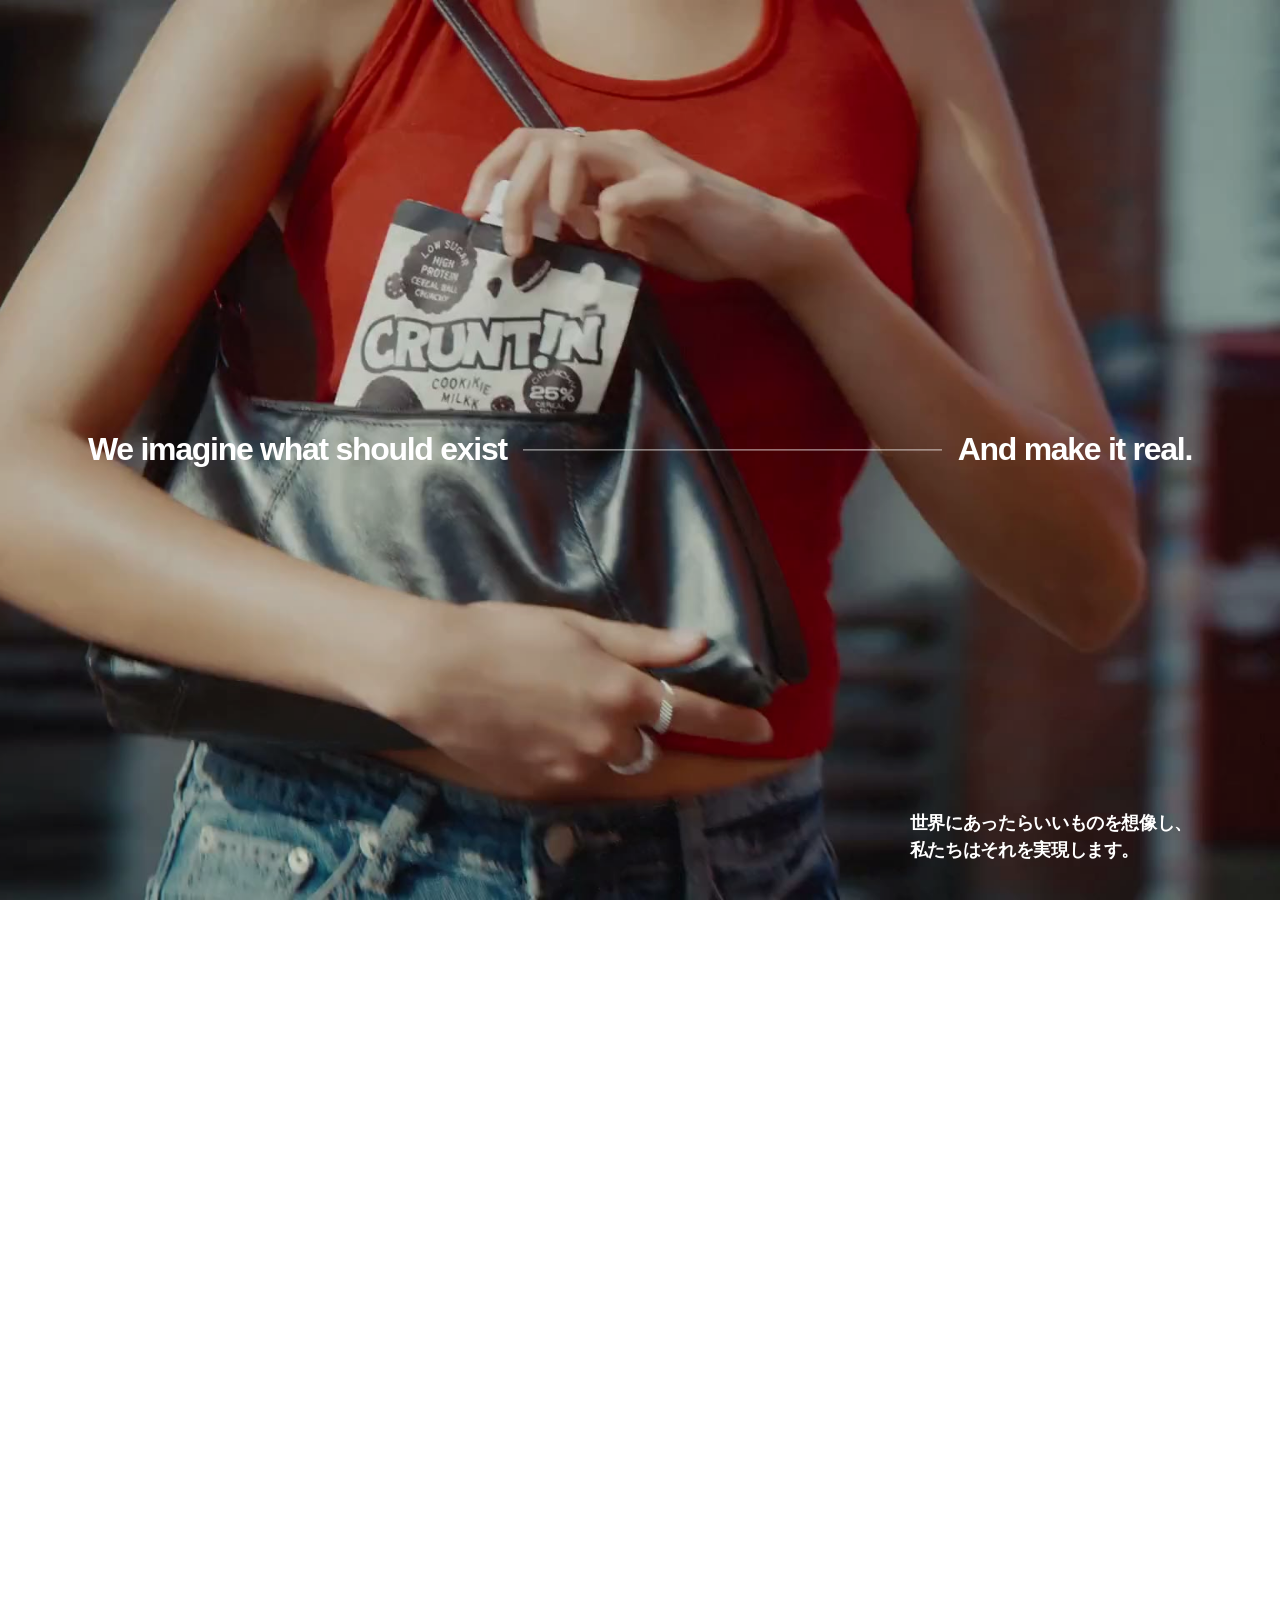
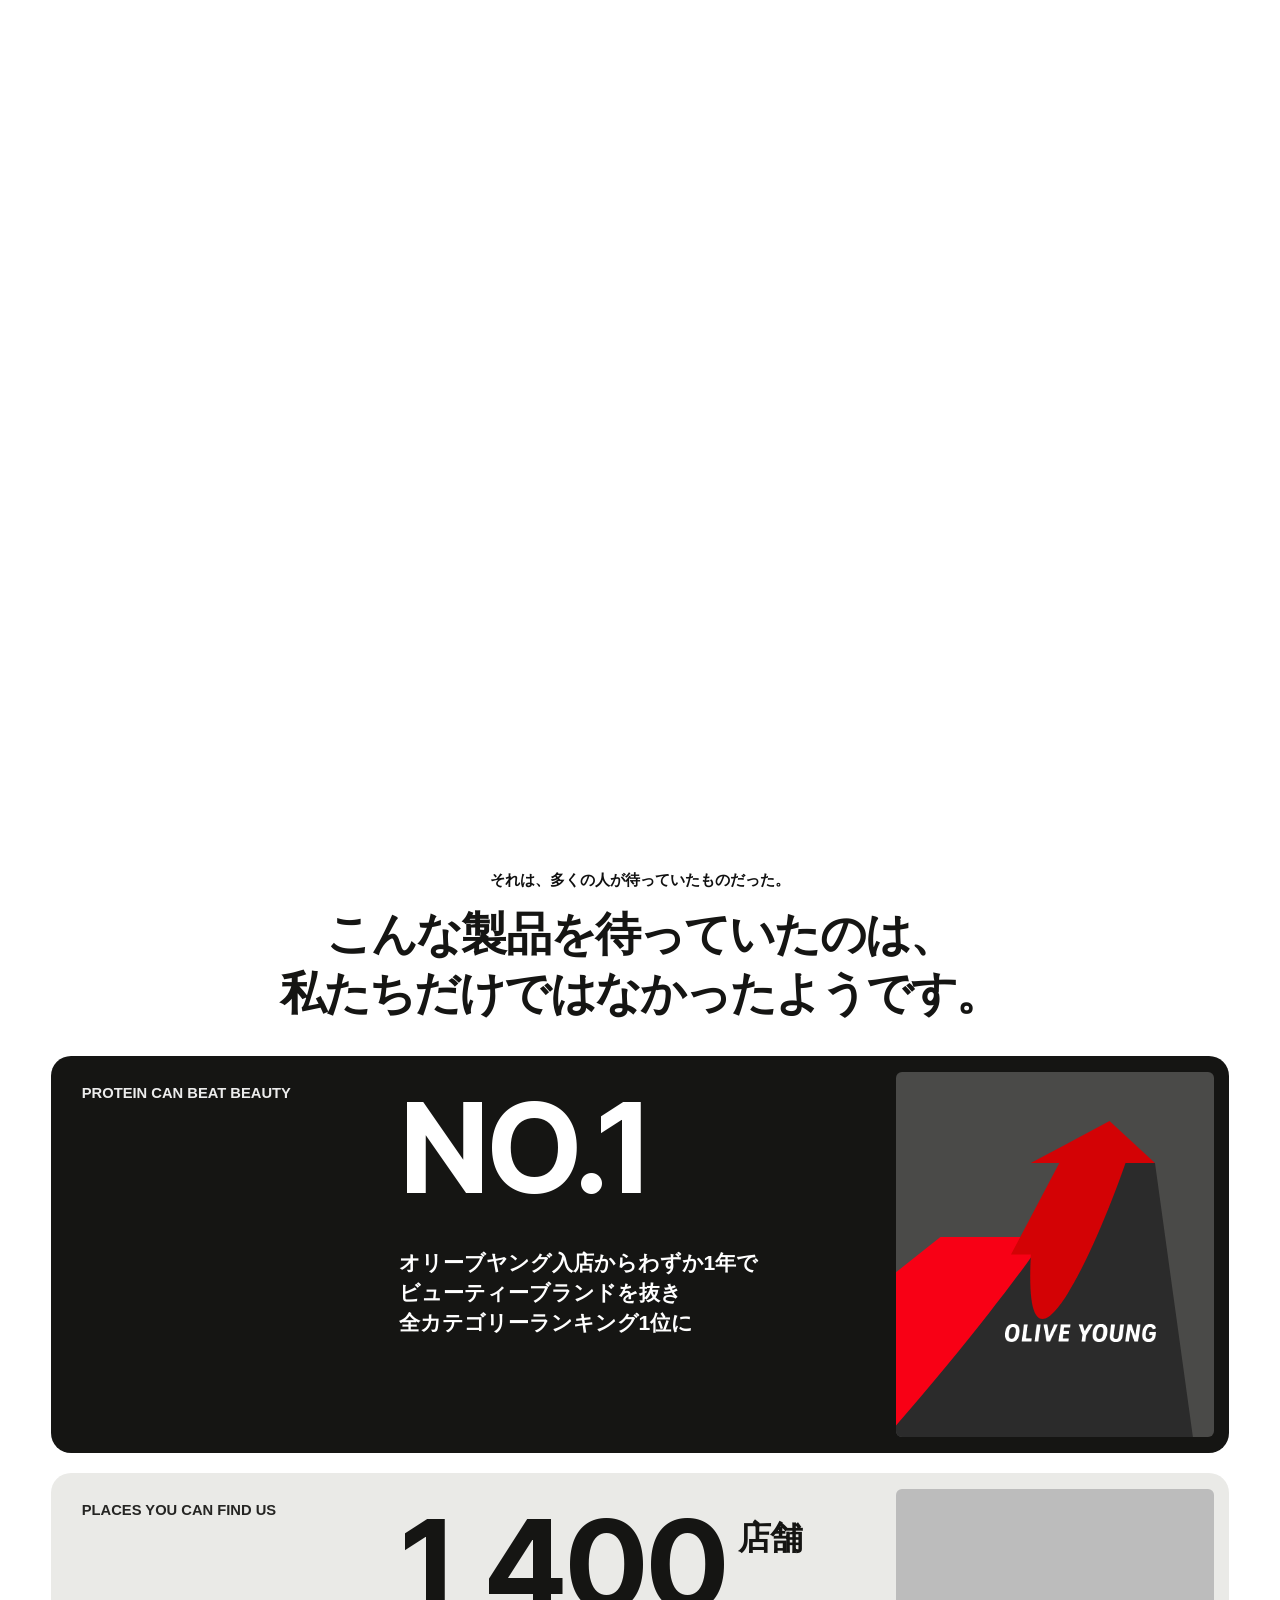
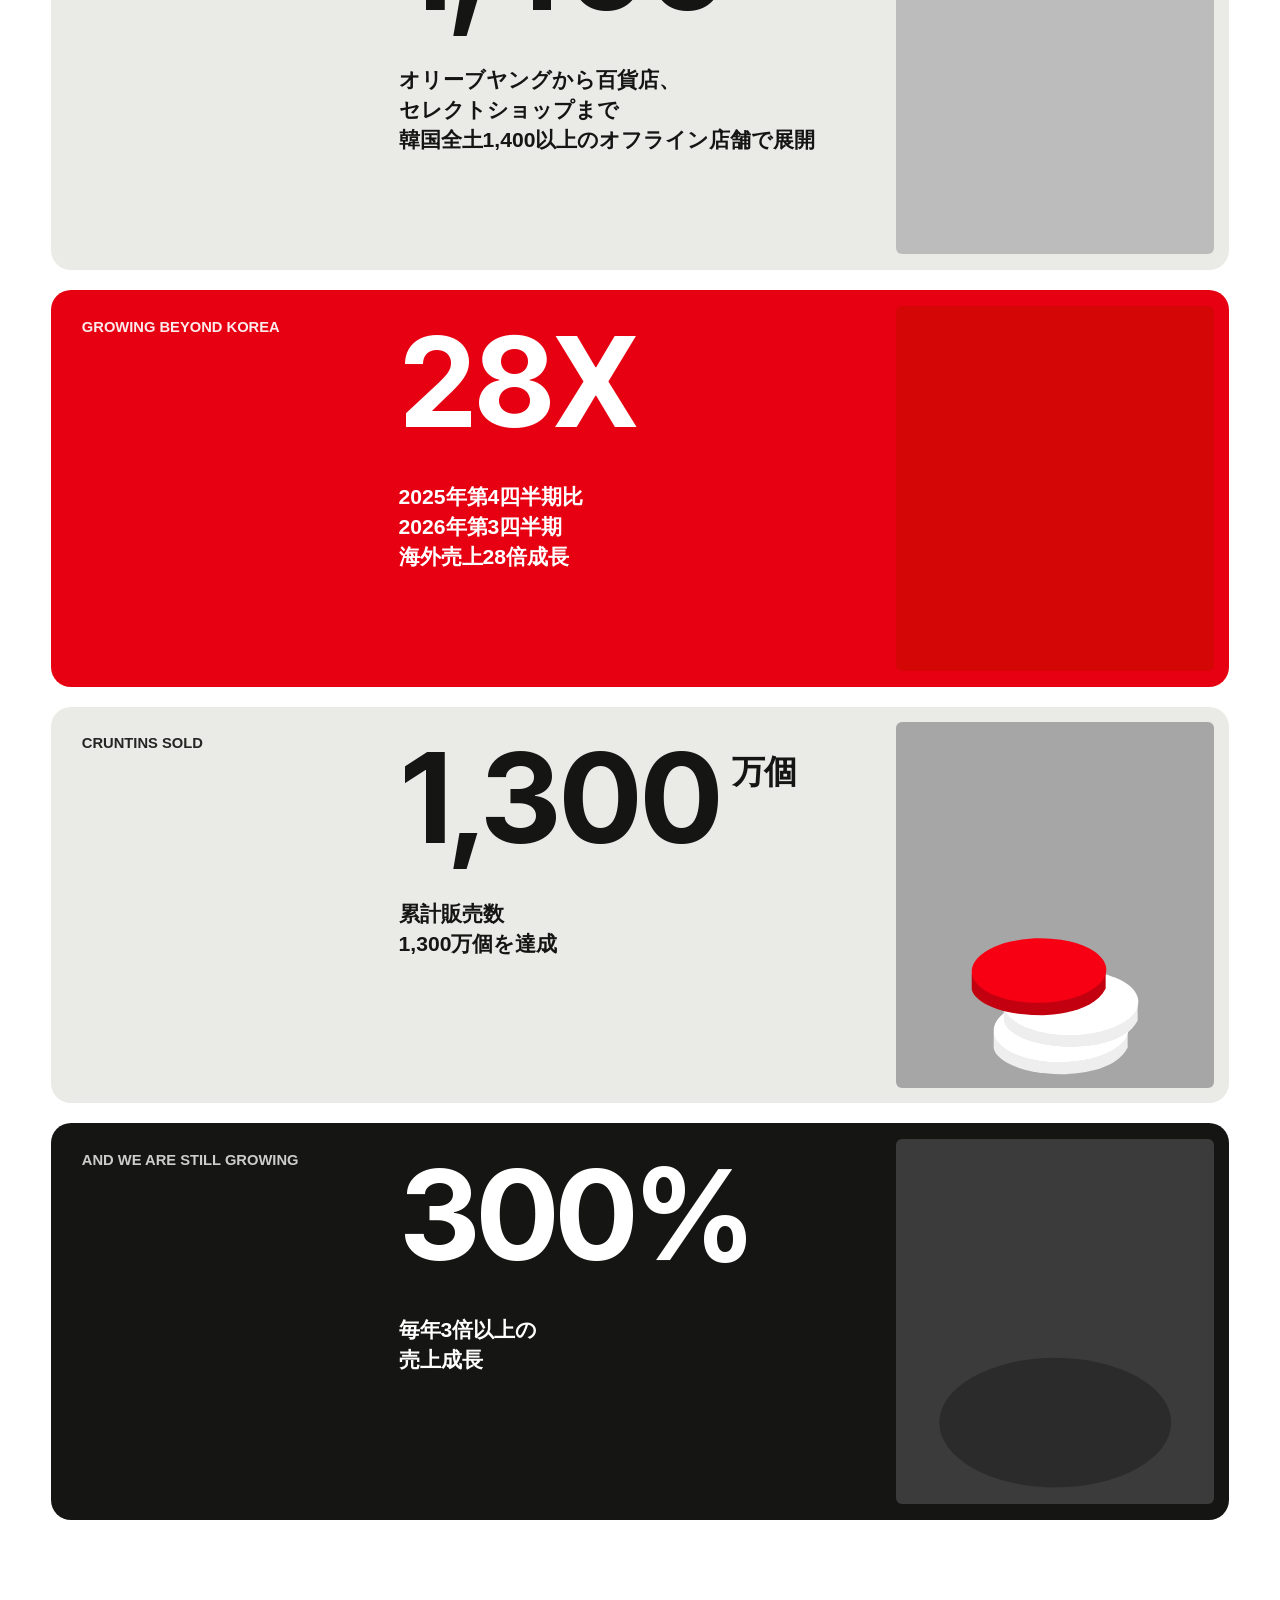
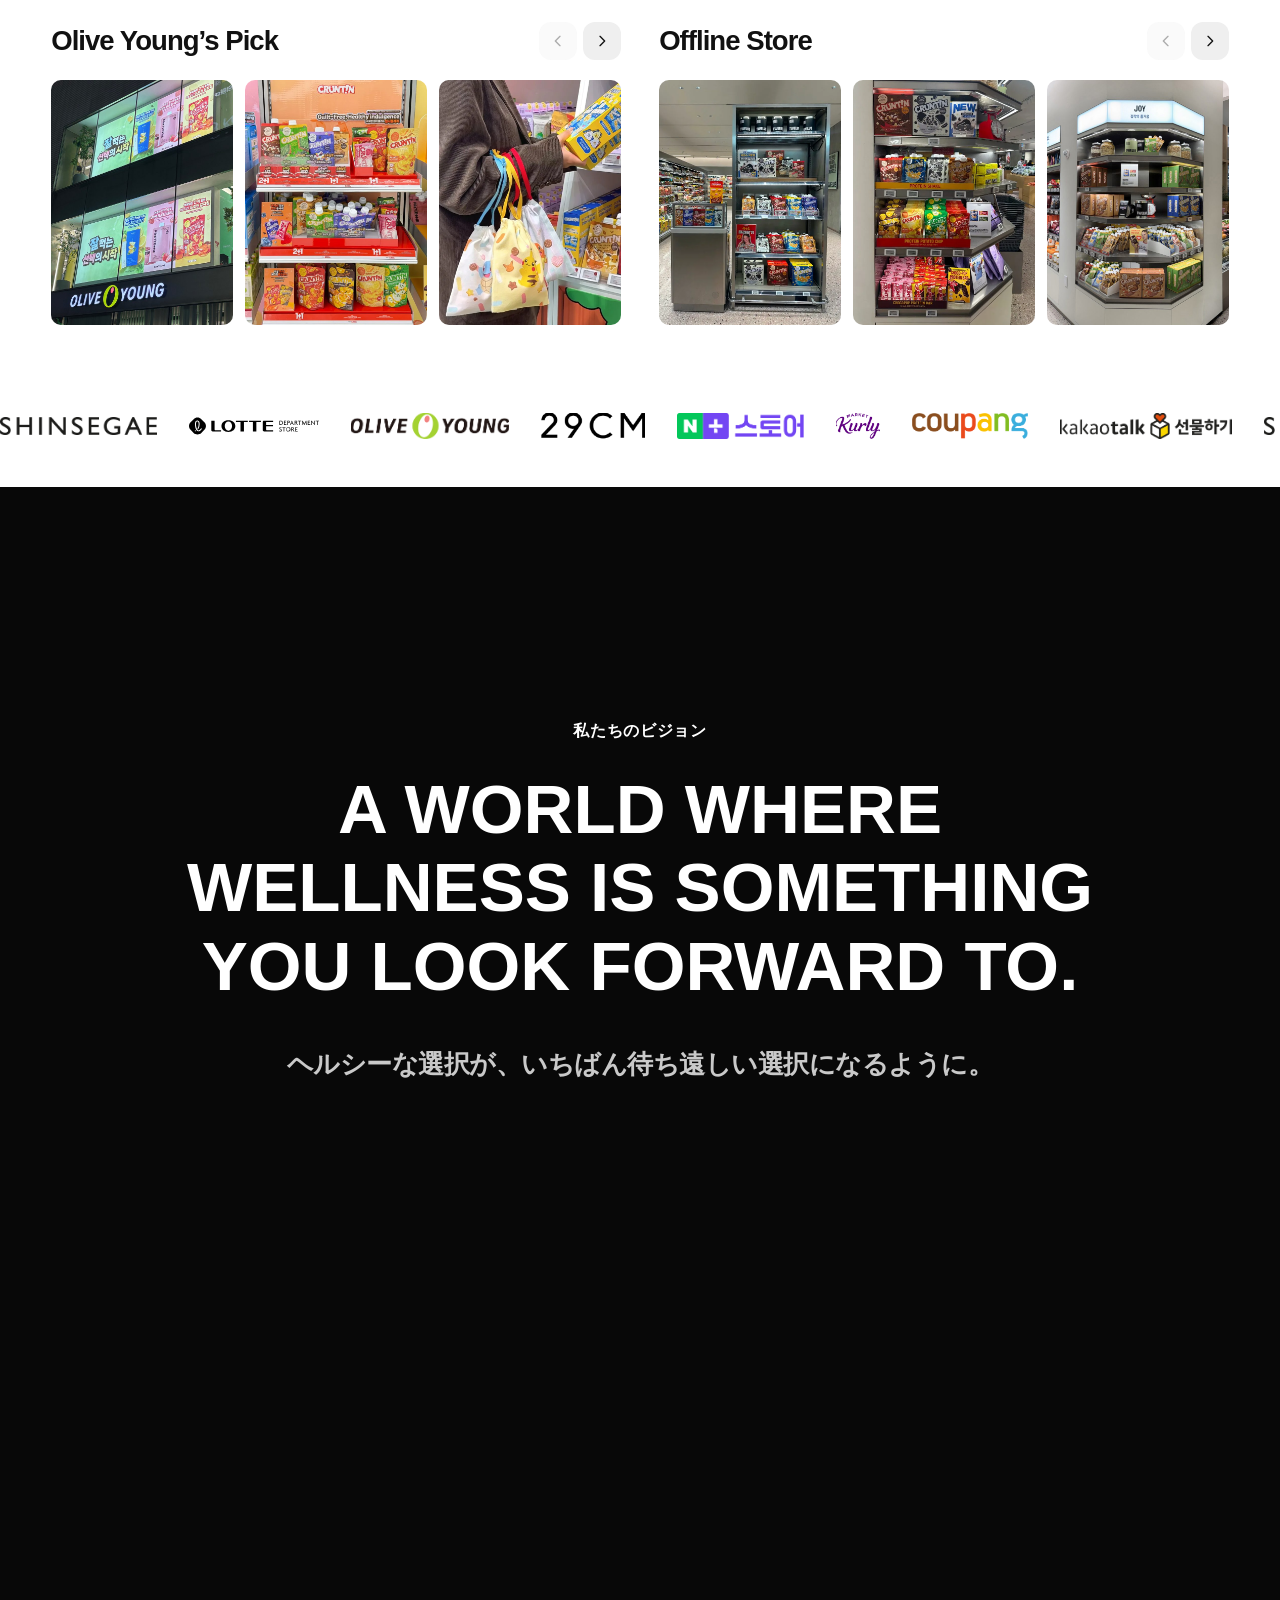
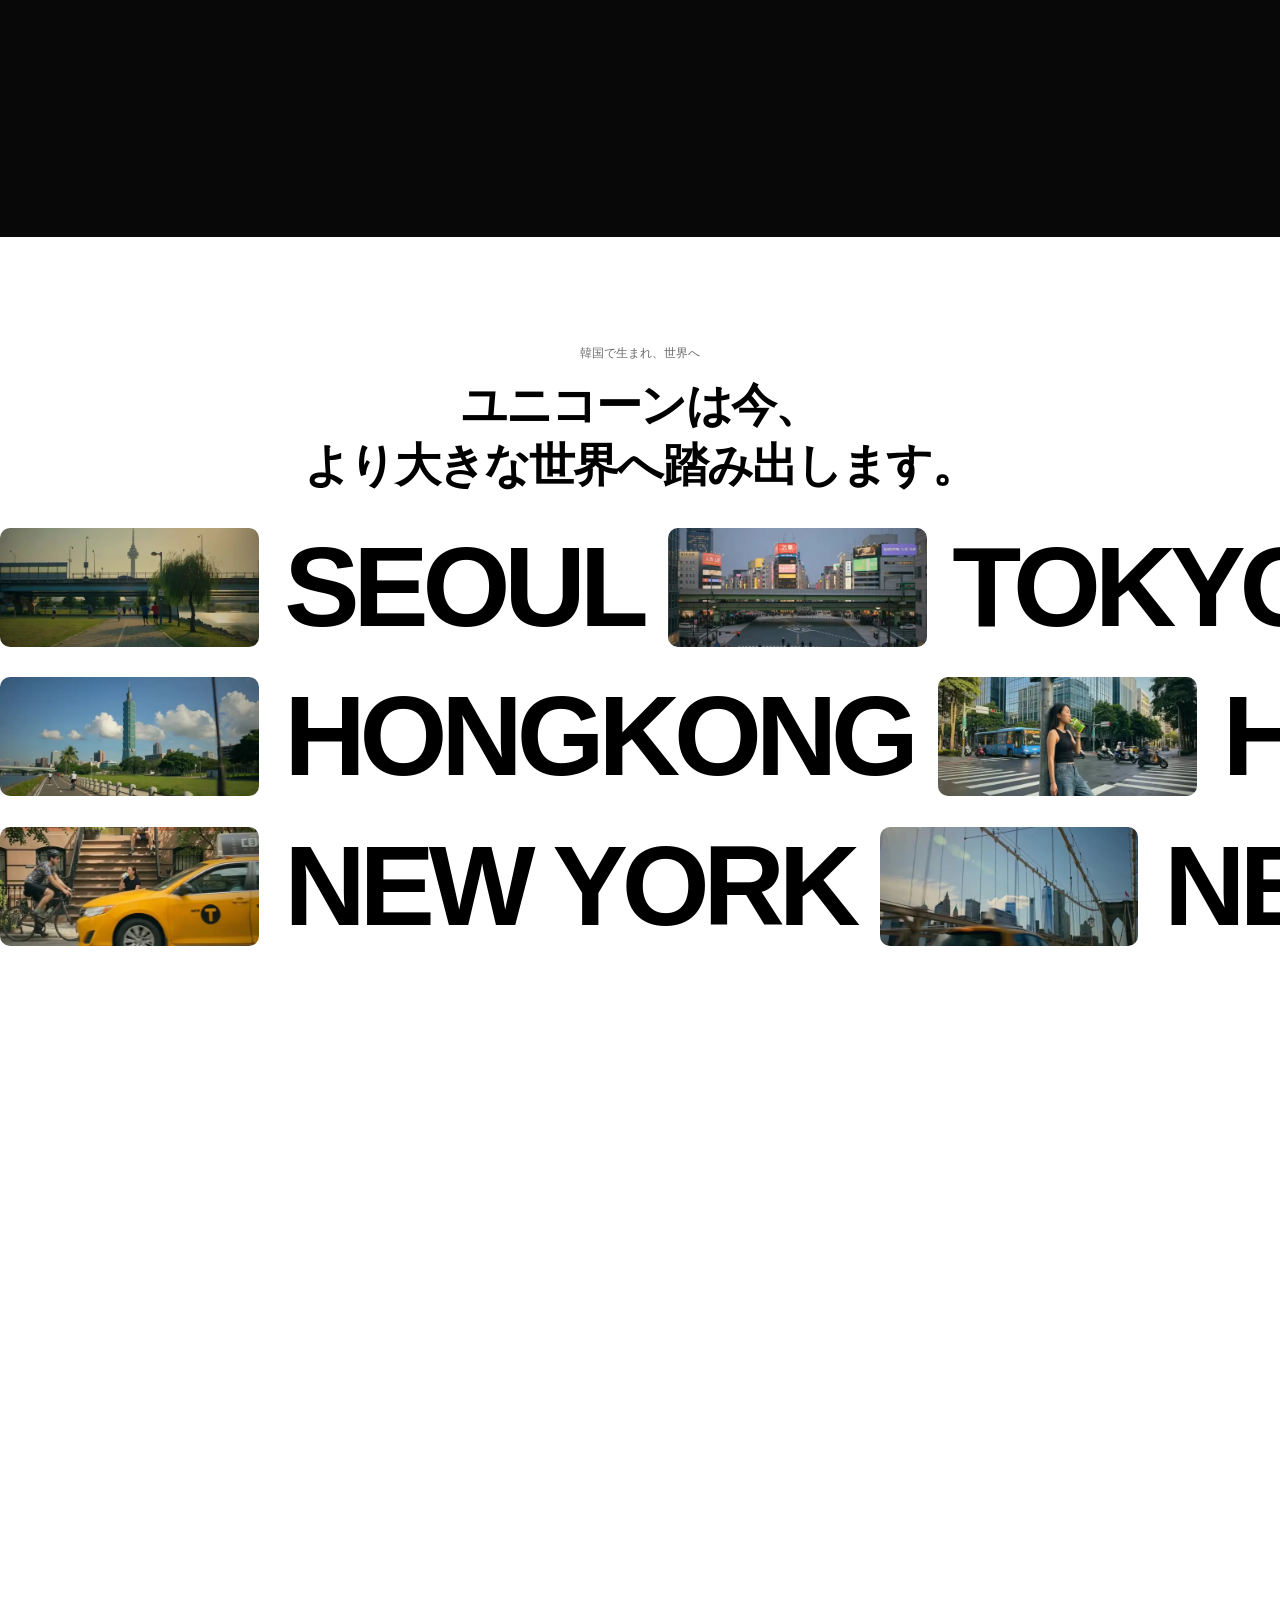
<file: jp/index.html>
<!doctype html>
<html lang="ja"><head><meta charset="UTF-8"><!-- seo-v3 --><title>YOUR UNICORN — CRUNTINをつくる人たち</title><link rel="preload" href="/assets/fonts/pretendard-variable-core.woff2" as="font" type="font/woff2" crossorigin=""><meta name="description" content="世界にあったらいいものを想像し、実現する。CRUNTINをつくるYOUR UNICORNのブランド、実績、カルチャー、採用情報をご覧ください。"><link rel="alternate" hreflang="ko" href="https://yourunicorn.world/"><link rel="alternate" hreflang="en" href="https://yourunicorn.world/en/"><link rel="alternate" hreflang="ja" href="https://yourunicorn.world/jp/"><link rel="alternate" hreflang="x-default" href="https://yourunicorn.world/"><link rel="canonical" href="https://yourunicorn.world/jp/"><meta name="naver-site-verification" content="8b9c18b7f728c58bba01b886ebb216f2c63ada29"><meta name="robots" content="noindex,nofollow"><meta property="og:type" content="website"><meta property="og:site_name" content="YOUR UNICORN"><meta property="og:locale" content="ja_JP"><meta property="og:url" content="https://yourunicorn.world/jp/"><meta property="og:title" content="YOUR UNICORN — CRUNTINをつくる人たち"><meta property="og:description" content="世界にあったらいいものを想像し、実現する。CRUNTINをつくるYOUR UNICORNのブランド、実績、カルチャー、採用情報をご覧ください。"><meta property="og:image" content="https://yourunicorn.world/assets/og-logo.png"><meta property="og:image:width" content="1200"><meta property="og:image:height" content="630"><meta property="og:image:alt" content="YOUR UNICORN ロゴ"><meta name="twitter:card" content="summary_large_image"><meta name="twitter:title" content="YOUR UNICORN — CRUNTINをつくる人たち"><meta name="twitter:description" content="世界にあったらいいものを想像し、実現する。CRUNTINをつくるYOUR UNICORNのブランド、実績、カルチャー、採用情報をご覧ください。"><meta name="twitter:image" content="https://yourunicorn.world/assets/og-logo.png"><meta name="theme-color" content="#E60012"><script type="application/ld+json">{"@context":"https://schema.org","@graph":[{"@type":"Organization","@id":"https://yourunicorn.world/#org","name":"YOUR UNICORN","alternateName":"유어유니콘","url":"https://yourunicorn.world/","logo":{"@type":"ImageObject","url":"https://yourunicorn.world/assets/og-logo.png","width":1200,"height":630},"email":"people@yourunicorn.world","brand":{"@type":"Brand","name":"CRUNTIN"},"sameAs":["https://article.yourunicorn.world"]},{"@type":"WebSite","@id":"https://yourunicorn.world/#website","url":"https://yourunicorn.world/","name":"YOUR UNICORN","publisher":{"@id":"https://yourunicorn.world/#org"},"inLanguage":"ko-KR","alternateName":"유어유니콘"},{"@type":"WebPage","@id":"https://yourunicorn.world/jp/#webpage","url":"https://yourunicorn.world/jp/","name":"YOUR UNICORN — CRUNTINをつくる人たち","description":"世界にあったらいいものを想像し、実現する。CRUNTINをつくるYOUR UNICORNのブランド、実績、カルチャー、採用情報をご覧ください。","inLanguage":"ja","isPartOf":{"@id":"https://yourunicorn.world/#website"},"about":{"@id":"https://yourunicorn.world/#org"},"primaryImageOfPage":{"@type":"ImageObject","url":"https://yourunicorn.world/assets/og-logo.png"},"dateModified":"2026-11-01","breadcrumb":{"@id":"https://yourunicorn.world/jp/#breadcrumb"}},{"@type":"BreadcrumbList","@id":"https://yourunicorn.world/jp/#breadcrumb","itemListElement":[{"@type":"ListItem","position":1,"name":"YOUR UNICORN","item":"https://yourunicorn.world/jp/"}]}]}</script><!-- /seo-v3 --><meta name="viewport" content="width=device-width,initial-scale=1"><link rel="preload" href="/hero-media/cruntin-1029-poster.jpg" as="image" fetchpriority="high"><script src="/assets/lenis.min.js?v=1685305b" defer=""></script><script src="/approved-source.js?v=3ba9a8be" defer=""></script><link rel="stylesheet" href="/retail-gallery.css?v=14537633"><link rel="stylesheet" href="/source/v1-company.css?v=2a458638"><link rel="stylesheet" href="/approved.css?v=08c0035f"><link rel="stylesheet" href="/approved-v3.css?v=ac3a3d2b"><script defer="" src="/approved.js?v=48d51cba"></script><style id="preview-fullbleed">.city-expansion-stage{overflow:visible}.city-expansion-stage .city-film-rows{width:100vw;margin-left:calc(50% - 50vw)}</style><style id="preview-retail-arrows">
.retail-collection{position:relative}
.retail-carousel{position:static!important}
.retail-collection__header{padding-right:92px}
.retail-carousel__btn{top:-2px!important;bottom:auto!important;margin-top:0!important;transform:none!important;width:38px!important;height:38px!important;z-index:3;
  background:#efefef!important;color:#111!important;border:0!important;border-radius:8px!important;box-shadow:none!important;transition:background .2s ease!important}
.retail-carousel__btn:hover{background:#e2e2e2!important;color:#111!important;transform:none!important;box-shadow:none!important}
.retail-carousel__btn:active{background:#d8d8d8!important}
.retail-carousel__btn,.retail-carousel__btn:hover,.retail-carousel__btn:focus,.retail-carousel__btn:active,.retail-carousel__btn:focus-visible{transform:none!important;translate:none!important;top:-2px!important;margin:0!important;box-shadow:none!important;transition:background .2s ease!important;animation:none!important}
.retail-carousel__btn svg,.retail-carousel__btn:hover svg,.retail-carousel__btn:active svg{transform:none!important;translate:none!important;transition:none!important;animation:none!important}
.retail-carousel__btn:focus{outline:none!important}
.retail-carousel__btn:focus-visible{outline:2px solid #111!important;outline-offset:2px!important}
.retail-carousel__btn svg{width:16px!important;height:16px!important;stroke-width:2!important}
.retail-carousel__btn--prev{left:auto!important;right:44px!important}
.retail-carousel__btn--next{right:0!important}
.retail-carousel__btn:disabled{opacity:.35!important;pointer-events:none}
@media (max-width:900px){.retail-collection__header{padding-right:88px}}
</style><style id="preview-centered-intros">
.growth-tags-heading,.global-cities-intro.editorial-heading{display:flex!important;flex-direction:column!important;align-items:center!important;justify-content:center!important;text-align:center!important;gap:14px!important;grid-template-columns:none!important;padding-left:0!important;padding-right:0!important}
.growth-tags-heading>p,.global-cities-intro.editorial-heading>.editorial-label{margin:0!important;font-size:clamp(11px,.85vw,13px)!important;font-weight:400!important;letter-spacing:.06em!important;line-height:1.5!important;color:#6b6b6b!important;text-transform:uppercase}
html body.page-company main .growth-tags-heading>h2.section-title,html body.page-company main .global-cities-intro.editorial-heading h2.section-title,html body .growth-tags-heading>h2.section-title,html body .global-cities-intro.editorial-heading h2.section-title{margin:0!important;font-size:clamp(29px,3.7vw,46px)!important;font-weight:600!important;line-height:1.3!important;letter-spacing:-.04em!important;max-width:28ch;text-align:center!important}
.global-cities-intro.editorial-heading>div{display:contents}

.growth-tags-heading>p,.global-cities-intro.editorial-heading>.editorial-label{display:block!important;width:100%!important;text-align:center!important;font-weight:400!important;white-space:nowrap!important}
.growth-tags-heading>p br,.global-cities-intro.editorial-heading>.editorial-label br{display:none!important}
@media (max-width:600px){.growth-tags-heading>p,.global-cities-intro.editorial-heading>.editorial-label{white-space:normal!important}}
html body.page-company main .growth-tags-heading>h2.section-title,html body.page-company main .global-cities-intro.editorial-heading h2.section-title{max-width:none!important;width:100%!important;white-space:nowrap!important;word-break:keep-all!important}
@media (max-width:760px){html body.page-company main .growth-tags-heading>h2.section-title,html body.page-company main .global-cities-intro.editorial-heading h2.section-title{white-space:normal!important;max-width:22ch!important;margin-inline:auto!important}}
</style><style id="preview-product-back-copy">html body .product-face-back p,html body .product-face-back p .feedback-line,html body .unicorn-stack-description p,html body .unicorn-stack-description p .feedback-line{font-weight:400!important;letter-spacing:-.04em!important;line-height:1.38!important}</style><style id="preview-card-layout">
/* inner layout only — stacking/scroll behaviour untouched */
html body .growth-cascade-card{--panel-w:27%;--panel-gap:1.6%;--pad:14px}
html body .growth-cascade-card::after{content:"";position:absolute;top:4%;bottom:4%;right:var(--panel-gap);width:var(--panel-w);border-radius:14px;background:rgba(255,255,255,.07);z-index:0;pointer-events:none}
html body .growth-cascade-card.metric-stores::after,html body .growth-cascade-card.metric-sold::after{background:rgba(0,0,0,.08)}
html body .growth-cascade-card.metric-global::after{background:rgba(0,0,0,.14)}
/* small English label: top-left */
html body .growth-cascade-card .growth-sticker{left:2.6%!important;right:auto!important;top:7%!important;text-align:left!important;max-width:24%!important}
/* big number + description share one vertical line */
html body .growth-cascade-card .cascade-number{left:29.5%!important;top:5%!important}
html body .growth-cascade-card .cascade-description{left:29.5%!important;right:auto!important;top:auto!important;bottom:7%!important;width:34%!important}
/* visuals live inside the right panel */
html body .growth-cascade-card :is(.approved-olive-logo,.store-network,.growth-globe,.sold-volume,.revenue-chart){position:absolute!important;left:auto!important;right:calc(var(--panel-gap) + var(--pad))!important;top:calc(4% + var(--pad))!important;bottom:calc(4% + var(--pad))!important;width:calc(var(--panel-w) - 2 * var(--pad))!important;height:auto!important;max-width:none!important;margin:0!important;z-index:1}
html body .growth-cascade-card :is(.approved-olive-logo,.growth-globe){object-fit:contain}
html body .growth-cascade-card .approved-olive-logo{top:0!important;bottom:0!important;margin:auto!important;height:auto!important;max-height:30%}
html body .growth-cascade-card :is(.store-network,.sold-volume,.revenue-chart){display:flex!important;flex-direction:column;justify-content:center;align-items:center;overflow:hidden}
html body .growth-cascade-card :is(.store-network,.revenue-chart) svg{width:100%!important;height:100%!important;max-height:100%}
/* global card: number top, description bottom, like the others */
html body .growth-cascade-card.metric-global .metric-copy{display:contents!important}
html body .growth-cascade-card.metric-global .global-milestones{display:none!important}
html body .growth-cascade-card.metric-global .cascade-description p{font-size:inherit}
html body .growth-cascade-card .cascade-number{letter-spacing:-.03em!important}
html body .growth-cascade-card.metric-revenue .cascade-number{letter-spacing:-.045em!important}
@media (max-width:767px){
  html body .growth-cascade-card{--panel-w:38%}
  html body .growth-cascade-card .cascade-number,html body .growth-cascade-card .cascade-description{left:6%!important}
  html body .growth-cascade-card .cascade-number{top:16%!important}
  html body .growth-cascade-card .growth-sticker{left:6%!important;top:6%!important;max-width:50%!important}
  html body .growth-cascade-card .cascade-description{width:52%!important}
}
</style><style id="preview-unicorn-third">
html body .unicorn-mask-section.has-linked-flow{height:1050svh!important}
html body .unicorn-mask-copy{container-type:inline-size}
html body .unicorn-mask-copy :is(.unicorn-mask-first,.unicorn-mask-second,.unicorn-mask-third){font-size:min(clamp(18px,2.1vw,28px),9cqi)!important;white-space:nowrap;line-height:1.3!important;word-break:keep-all;max-width:88%;justify-self:center;text-align:center}
.unicorn-mask-copy .unicorn-mask-third{opacity:0}
html body .film-gallery-opening:has(.unicorn-mask-section.is-third-phase) .shared-opening-film{z-index:2!important}
html body .unicorn-mask-section.is-third-phase .unicorn-mask-stage{position:sticky;z-index:3}
html body .unicorn-mask-section.is-third-phase .unicorn-mask-copy{z-index:4;position:absolute}

</style><style id="preview-card-sizes">html body.approved-company .unicorn-mask-stage .unicorn-mask-frame{width:calc(var(--unicorn-card-height) * 637 / 812)!important;max-width:none!important;justify-self:center}@media (min-width:768px){html body.approved-company .unicorn-mask-stage{grid-template-columns:minmax(0,1fr) auto minmax(0,1fr)!important;column-gap:clamp(20px,2.2vw,40px)!important}}</style><style id="preview-stack-gap">
@media (prefers-reduced-motion:no-preference){
 html body .growth-cascade-card,html body .growth-cascade-card:not(:first-child){top:calc(var(--growth-pin-top) + var(--growth-heading-height) + var(--card-index)*12px + var(--growth-release,0px))!important}
}
@media (max-width:767px) and (prefers-reduced-motion:no-preference){
 html body .growth-cascade-card,html body .growth-cascade-card:not(:first-child){top:calc(var(--growth-pin-top) + var(--growth-heading-height) + var(--card-index)*8px + var(--growth-release,0px))!important}
}
</style><style id="preview-flow-caption">html body .approved-flow-caption,html body .approved-flow-caption :is(.reimagine-flow-left,.reimagine-flow-right),html body .approved-flow-caption :is(.reimagine-flow-left,.reimagine-flow-right) *{font-weight:400!important}html body .approved-flow-caption{color:rgba(255,255,255,.72)!important;font-size:.88em!important}html body .approved-flow-caption :is(.reimagine-flow-left,.reimagine-flow-right){color:inherit!important;font-size:inherit!important}html body.approved-company .reimagine-flow-korean{line-height:1.22!important}</style><style id="preview-unicorn-english">html body .unicorn-mask-english{container-type:inline-size!important}html body .unicorn-mask-english,html body .unicorn-mask-english .unicorn-english-line,html body .unicorn-mask-english .unicorn-english-line>span{font-family:"Helvetica Neue",Helvetica,Arial,PretendardVariable,"Apple SD Gothic Neo",sans-serif!important;font-weight:500!important;letter-spacing:-.035em!important;line-height:1.34!important}html body .unicorn-mask-english .unicorn-english-line>span{white-space:nowrap!important;font-size:min(clamp(16px,1.8vw,29px),5.6cqi)!important}@media (max-width:767px),(max-height:700px) and (min-width:701px){html body .unicorn-mask-english .unicorn-english-line>span{font-size:min(13px,5.6cqi)!important}}</style><style id="preview-hero-ko">html body .company-hero-ko{font-weight:600!important}</style><style id="preview-label-tracking">html body.approved-company .growth-tags-heading>p:first-child,html body.approved-company .global-cities-intro .editorial-label,html body .growth-tags-heading>p,html body .global-cities-intro>.editorial-label{letter-spacing:normal!important}</style><style id="preview-stack-title-size">html body .unicorn-mask-stage .unicorn-stack-title>span:first-child{font-size:clamp(9px,1vw,16px)!important;white-space:nowrap!important;font-family:"Helvetica Neue",Helvetica,Arial,PretendardVariable,"Apple SD Gothic Neo",sans-serif!important;font-weight:500!important;letter-spacing:-.055em!important}@media (max-width:767px),(max-height:700px) and (min-width:701px){html body .unicorn-mask-stage .unicorn-stack-title>span:first-child{font-size:7.5px!important}}</style><style id="preview-metric-unit">html body.approved-company .feedback-v2 .growth-cascade-card .metric-unit,html body .growth-cascade-card .cascade-number .metric-unit{font-size:clamp(9px,1vw,15px)!important}@media (max-width:900px){html body .growth-cascade-card .cascade-number .metric-unit{font-size:9px!important}}</style><style id="preview-pretendard-local">@font-face{font-family:PretendardVariable;src:url("/assets/fonts/pretendard-variable.woff2") format("woff2");font-weight:100 900;font-style:normal;font-display:swap;unicode-range:U+1100-11FF,U+3130-318F,U+A960-A97F,U+AC02-AC03,U+AC05-AC07,U+AC09-AC0F,U+AC13-AC14,U+AC16-AC18,U+AC1A-AC1B,U+AC1E-AC30,U+AC32-AC6F,U+AC71-AC73,U+AC75-AC77,U+AC79-AC7F,U+AC82,U+AC84-AC8B,U+AC8D-AC9F,U+ACA1-ACA7,U+ACAA-ACAB,U+ACAD-ACAF,U+ACB1-ACB8,U+ACBA-ACBC,U+ACBE-ACC3,U+ACC5-ACDF,U+ACE1-ACE6,U+ACE8-ACF2,U+ACF4,U+ACF6-ACFB,U+ACFD-ACFF,U+AD01-AD03,U+AD05-AD10,U+AD12-AD4F,U+AD51-AD6B,U+AD6E-AD6F,U+AD71-AD7E,U+AD80,U+AD82-AD8B,U+AD8D-ADBF,U+ADC1-ADDB,U+ADDD-ADF7,U+ADF9-ADFB,U+ADFD-ADFF,U+AE01-AE07,U+AE0A,U+AE0C-AE2F,U+AE31-AE33,U+AE35-AE37,U+AE39-AE3F,U+AE41-AE4B,U+AE4D-AE53,U+AE55-AE5C,U+AE5E-AEBB,U+AEBD-AED7,U+AED9-AFB7,U+AFB9-AFBF,U+AFC1-AFC7,U+AFC9-B00B,U+B00D-B01B,U+B01D-B049,U+B04B,U+B04D-B05C,U+B05E-B07B,U+B07D-B097,U+B099-B09B,U+B09D-B0A7,U+B0A9-B0AD,U+B0AF-B0B3,U+B0B5-B0B7,U+B0B9-B0BB,U+B0BD-B0C4,U+B0C6-B0CF,U+B0D1-B107,U+B109-B10F,U+B111-B112,U+B114-B117,U+B119-B123,U+B125-B13F,U+B141-B143,U+B145-B177,U+B179-B17B,U+B17D-B191,U+B194-B203,U+B205-B207,U+B209-B213,U+B216-B273,U+B275-B28F,U+B291-B293,U+B295-B297,U+B299-B2A4,U+B2A7-B2C7,U+B2C9-B2CB,U+B2CD-B2D7,U+B2D9-B2E3,U+B2E5-B2E7,U+B2E9-B2EA,U+B2ED-B2F3,U+B2F6-B2F8,U+B2FA-B2FE,U+B301-B353,U+B356-B357,U+B359-B35B,U+B35D-B363,U+B365-B368,U+B36A-B36D,U+B36F,U+B371-B373,U+B375-B3C3,U+B3C6-B3CB,U+B3CD-B3D8,U+B3DA-B3FB,U+B3FD-B417,U+B419-B41B,U+B41D-B41F,U+B421-B428,U+B42A-B44F,U+B451-B453,U+B455-B457,U+B459-B4A3,U+B4A5-B4B6,U+B4B8-B4DB,U+B4DE-B4DF,U+B4E1-B4E3,U+B4E5-B4EB,U+B4EE-B4F0,U+B4F2-B513,U+B515-B528,U+B52A-B52F,U+B531-B54B,U+B54D-B54F,U+B551-B5A3,U+B5A5-B5A7,U+B5A9-B5BA,U+B5BC-B60F,U+B611-B6EF,U+B6F1-B727,U+B729-B73A,U+B73C-B743,U+B745-B75F,U+B761-B77B,U+B77D-B77F,U+B781-B78B,U+B78E-B78F,U+B791-B797,U+B79A-B79B,U+B79D-B7AA,U+B7AC,U+B7AE-B7B4,U+B7B6-B7C8,U+B7CA-B7EB,U+B7ED-B7EF,U+B7F1-B7F3,U+B7F5-B7FB,U+B7FE-B806,U+B809-B80B,U+B80D-B823,U+B826-B827,U+B829-B82B,U+B82D-B837,U+B839-B83F,U+B841-B85B,U+B85E-B85F,U+B861-B863,U+B865-B86C,U+B86E,U+B870-B8AF,U+B8B1-B8CB,U+B8CD-B8E7,U+B8E9-B8F8,U+B8FA-B957,U+B959-B973,U+B975-B977,U+B979-B97B,U+B97D-B983,U+B986-B988,U+B98A-B9AB,U+B9AE-B9AF,U+B9B1-B9B3,U+B9B5-B9BB,U+B9BE-B9C0,U+B9C2-B9C7,U+B9C9-B9CB,U+B9CD,U+B9CF,U+B9D1-B9DA,U+B9DC,U+B9DF-B9E3,U+B9E5-B9E7,U+B9E9-BA37,U+BA3A-BA3B,U+BA3D-BA47,U+BA49-BA53,U+BA55-BA57,U+BA59-BA6F,U+BA71-BA73,U+BA75-BA84,U+BA86-BAA7,U+BAAA-BAAB,U+BAAD-BAAF,U+BAB1-BABA,U+BABC-BB33,U+BB35,U+BB37,U+BB39-BB3A,U+BB3D-BBAB,U+BBAD-BBBF,U+BBC1-BBF7,U+BBF9-BBFB,U+BBFD-BBFE,U+BC01-BC0E,U+BC10,U+BC12-BC13,U+BC17,U+BC19-BC1A,U+BC1D-BC24,U+BC26-BC28,U+BC2A-BC2F,U+BC32-BC83,U+BC85-BC87,U+BC89-BC8B,U+BC8D-BC93,U+BC96-BC9F,U+BCA1-BCA3,U+BCA5-BCA7,U+BCA9-BCBF,U+BCC1-BCC3,U+BCC5-BCF3,U+BCF6-BCF7,U+BCF9-BCFB,U+BCFD-BD04,U+BD06-BD0F,U+BD11-BD7F,U+BD82-BD83,U+BD85-BD87,U+BD89-BD98,U+BD9A-BDEF,U+BDF1-BE0B,U+BE0D-BE13,U+BE15-BE43,U+BE45-BE47,U+BE49-BE4B,U+BE4D-BE5F,U+BE61-BE67,U+BE69-C05B,U+C05D-C0AB,U+C0AE-C0AF,U+C0B1-C0B3,U+C0B5-C0BB,U+C0BD-C0C0,U+C0C2-C0C7,U+C0CA-C0DC,U+C0DE-C11B,U+C11E-C11F,U+C121-C123,U+C125-C130,U+C132-C137,U+C13A-C13B,U+C13D-C14A,U+C14C-C153,U+C155-C157,U+C159-C18B,U+C18E-C193,U+C195-C1A0,U+C1A2-C1DF,U+C1E1-C1FB,U+C1FD-C20C,U+C20E-C217,U+C219-C21B,U+C21D-C227,U+C229-C24F,U+C251-C26B,U+C26D-C27C,U+C27E-C2A3,U+C2A5-C2AB,U+C2AD-C2B4,U+C2B6-C2DB,U+C2DE-C2DF,U+C2E1-C2E3,U+C2E5-C2EB,U+C2ED-C2F5,U+C2F7-C312,U+C314-C367,U+C369-C4EF,U+C4F1-C4F3,U+C4F5-C4F7,U+C4F9-C527,U+C52A-C538,U+C53A-C543,U+C545-C547,U+C549,U+C54B,U+C54D-C554,U+C556-C557,U+C55A-C55D,U+C55F,U+C562-C57B,U+C57E-C590,U+C592-C597,U+C599-C5B3,U+C5B6-C5B7,U+C5B9-C5BB,U+C5BD-C5C3,U+C5C9-C5CF,U+C5D2-C5D3,U+C5D5-C5EB,U+C5EE-C5EF,U+C5F1-C5F3,U+C5F5-C5FC,U+C5FE-C5FF,U+C602-C604,U+C607,U+C609-C623,U+C625-C627,U+C629-C62B,U+C62D,U+C62F-C633,U+C635-C63F,U+C641-C643,U+C645-C653,U+C655-C677,U+C679-C67B,U+C67D-C693,U+C695-C6A8,U+C6AA-C6AF,U+C6B1-C6B3,U+C6B5-C6B7,U+C6B9-C6BF,U+C6C1-C6C2,U+C6C4-C6CB,U+C6CD-C6CF,U+C6D1-C6D3,U+C6D5-C6EF,U+C6F1-C703,U+C705-C716,U+C718-C71F,U+C721-C727,U+C729-C73B,U+C73D-C73F,U+C741-C743,U+C745-C74B,U+C74D-C750,U+C752-C757,U+C759-C773,U+C775-C777,U+C779-C77B,U+C77E-C783,U+C786-C787,U+C789-C78F,U+C792-C797,U+C799-C7A0,U+C7A2-C7A4,U+C7A6-C7AB,U+C7AD-C7C0,U+C7C2-C7FF,U+C802-C803,U+C805-C807,U+C809-C80F,U+C812-C814,U+C816-C81B,U+C81D-C837,U+C839-C84B,U+C84D-C86F,U+C871-C873,U+C875-C884,U+C886-C88A,U+C88D-C8FB,U+C8FD-C8FF,U+C901-C903,U+C905-C910,U+C912-C987,U+C98A-C98F,U+C991-C99C,U+C99E-C9BF,U+C9C2-C9C3,U+C9C5-C9C7,U+C9C9-C9CF,U+C9D2-C9DB,U+C9DE-C9E6,U+C9E8-C9F7,U+C9F9-CABC,U+CABE-CABF,U+CAC1-CC0C,U+CC0E-CC0F,U+CC11-CC27,U+CC2A-CC37,U+CC39-CC3C,U+CC3F-CC43,U+CC45-CC56,U+CC58,U+CC5A-CC5F,U+CC61-CC97,U+CC99-CC9B,U+CC9D-CC9F,U+CCA1-CCAA,U+CCAC,U+CCAE-CCB3,U+CCB5-CCCF,U+CCD1-CCE3,U+CCE5-CD07,U+CD09-CD1C,U+CD1E-CD5B,U+CD5D-CD93,U+CD96-CD97,U+CD99-CD9B,U+CD9D-CDA3,U+CDA5-CDA8,U+CDAA-CDAF,U+CDB1-CDC3,U+CDC5-CDE7,U+CDE9-CE1F,U+CE22-CE57,U+CE59-CE5B,U+CE5D-CE67,U+CE6A-CE73,U+CE75-CE77,U+CE79-CE8F,U+CE91-CEA0,U+CEA2-CEE3,U+CEE5-CEE7,U+CEE9-CEEB,U+CEED-CEF3,U+CEF5-CEFF,U+CF01-CF12,U+CF14-CF53,U+CF55-CF57,U+CF59-CF5B,U+CF5D-CF6F,U+CF71-CFDF,U+CFE1-D003,U+D005-D04F,U+D051-D06B,U+D06D-D06F,U+D071-D073,U+D075-D07B,U+D07D-D0A3,U+D0A5-D0A7,U+D0A9-D0B8,U+D0BA-D0BF,U+D0C2-D0C3,U+D0C5-D0CF,U+D0D1-D0D2,U+D0D4-D0DB,U+D0DE-D0EC,U+D0EE-D12F,U+D131-D133,U+D135-D14B,U+D14E-D14F,U+D151-D19F,U+D1A2-D1B0,U+D1B2-D1B4,U+D1B6-D1F3,U+D1F5-D27F,U+D281-D2B7,U+D2BA-D2BB,U+D2BD-D2BF,U+D2C1-D2EF,U+D2F1-D2F3,U+D2F5-D2FF,U+D301-D304,U+D306-D30B,U+D30D-D30F,U+D311-D31C,U+D31E-D327,U+D32A-D32B,U+D32D-D37B,U+D37D-D397,U+D399-D3AA,U+D3AC-D3B3,U+D3B5-D3B7,U+D3B9-D3BB,U+D3BD-D3C8,U+D3CA-D3EB,U+D3EE-D3EF,U+D3F1-D3F3,U+D3F5-D3FB,U+D3FD-D45B,U+D45D-D47F,U+D481-D487,U+D489-D503,U+D505-D50B,U+D50D-D53B,U+D53E-D543,U+D545-D54E,U+D550,U+D552-D557,U+D559-D55B,U+D55D-D55F,U+D561-D567,U+D56A-D56C,U+D56E-D573,U+D575-D583,U+D585-D587,U+D58A-D5A4,U+D5A6-D5C7,U+D5C9-D5D7,U+D5D9-D5E3,U+D5E5-D5EB,U+D5ED-D5FF,U+D601-D603,U+D605-D610,U+D612-D614,U+D616-D61B,U+D61D-D637,U+D63A-D647,U+D649-D653,U+D656-D657,U+D659-D65B,U+D65D-D668,U+D66A-D68B,U+D68E-D6A7,U+D6A9-D6C3,U+D6C5-D717,U+D719-D733,U+D735-D74F,U+D751-D753,U+D755-D76B,U+D76D-D76F,U+D771-D787,U+D789-D797,U+D79A-D7FF}@font-face{font-family:Pretendard;src:url("/assets/fonts/pretendard-800.woff2") format("woff2");font-weight:800;font-style:normal;font-display:swap;unicode-range:U+1100-11FF,U+3130-318F,U+A960-A97F,U+AC02-AC03,U+AC05-AC07,U+AC09-AC0F,U+AC13-AC14,U+AC16-AC18,U+AC1A-AC1B,U+AC1E-AC30,U+AC32-AC6F,U+AC71-AC73,U+AC75-AC77,U+AC79-AC7F,U+AC82,U+AC84-AC8B,U+AC8D-AC9F,U+ACA1-ACA7,U+ACAA-ACAB,U+ACAD-ACAF,U+ACB1-ACB8,U+ACBA-ACBC,U+ACBE-ACC3,U+ACC5-ACDF,U+ACE1-ACE6,U+ACE8-ACF2,U+ACF4,U+ACF6-ACFB,U+ACFD-ACFF,U+AD01-AD03,U+AD05-AD10,U+AD12-AD4F,U+AD51-AD6B,U+AD6E-AD6F,U+AD71-AD7E,U+AD80,U+AD82-AD8B,U+AD8D-ADBF,U+ADC1-ADDB,U+ADDD-ADF7,U+ADF9-ADFB,U+ADFD-ADFF,U+AE01-AE07,U+AE0A,U+AE0C-AE2F,U+AE31-AE33,U+AE35-AE37,U+AE39-AE3F,U+AE41-AE4B,U+AE4D-AE53,U+AE55-AE5C,U+AE5E-AEBB,U+AEBD-AED7,U+AED9-AFB7,U+AFB9-AFBF,U+AFC1-AFC7,U+AFC9-B00B,U+B00D-B01B,U+B01D-B049,U+B04B,U+B04D-B05C,U+B05E-B07B,U+B07D-B097,U+B099-B09B,U+B09D-B0A7,U+B0A9-B0AD,U+B0AF-B0B3,U+B0B5-B0B7,U+B0B9-B0BB,U+B0BD-B0C4,U+B0C6-B0CF,U+B0D1-B107,U+B109-B10F,U+B111-B112,U+B114-B117,U+B119-B123,U+B125-B13F,U+B141-B143,U+B145-B177,U+B179-B17B,U+B17D-B191,U+B194-B203,U+B205-B207,U+B209-B213,U+B216-B273,U+B275-B28F,U+B291-B293,U+B295-B297,U+B299-B2A4,U+B2A7-B2C7,U+B2C9-B2CB,U+B2CD-B2D7,U+B2D9-B2E3,U+B2E5-B2E7,U+B2E9-B2EA,U+B2ED-B2F3,U+B2F6-B2F8,U+B2FA-B2FE,U+B301-B353,U+B356-B357,U+B359-B35B,U+B35D-B363,U+B365-B368,U+B36A-B36D,U+B36F,U+B371-B373,U+B375-B3C3,U+B3C6-B3CB,U+B3CD-B3D8,U+B3DA-B3FB,U+B3FD-B417,U+B419-B41B,U+B41D-B41F,U+B421-B428,U+B42A-B44F,U+B451-B453,U+B455-B457,U+B459-B4A3,U+B4A5-B4B6,U+B4B8-B4DB,U+B4DE-B4DF,U+B4E1-B4E3,U+B4E5-B4EB,U+B4EE-B4F0,U+B4F2-B513,U+B515-B528,U+B52A-B52F,U+B531-B54B,U+B54D-B54F,U+B551-B5A3,U+B5A5-B5A7,U+B5A9-B5BA,U+B5BC-B60F,U+B611-B6EF,U+B6F1-B727,U+B729-B73A,U+B73C-B743,U+B745-B75F,U+B761-B77B,U+B77D-B77F,U+B781-B78B,U+B78E-B78F,U+B791-B797,U+B79A-B79B,U+B79D-B7AA,U+B7AC,U+B7AE-B7B4,U+B7B6-B7C8,U+B7CA-B7EB,U+B7ED-B7EF,U+B7F1-B7F3,U+B7F5-B7FB,U+B7FE-B806,U+B809-B80B,U+B80D-B823,U+B826-B827,U+B829-B82B,U+B82D-B837,U+B839-B83F,U+B841-B85B,U+B85E-B85F,U+B861-B863,U+B865-B86C,U+B86E,U+B870-B8AF,U+B8B1-B8CB,U+B8CD-B8E7,U+B8E9-B8F8,U+B8FA-B957,U+B959-B973,U+B975-B977,U+B979-B97B,U+B97D-B983,U+B986-B988,U+B98A-B9AB,U+B9AE-B9AF,U+B9B1-B9B3,U+B9B5-B9BB,U+B9BE-B9C0,U+B9C2-B9C7,U+B9C9-B9CB,U+B9CD,U+B9CF,U+B9D1-B9DA,U+B9DC,U+B9DF-B9E3,U+B9E5-B9E7,U+B9E9-BA37,U+BA3A-BA3B,U+BA3D-BA47,U+BA49-BA53,U+BA55-BA57,U+BA59-BA6F,U+BA71-BA73,U+BA75-BA84,U+BA86-BAA7,U+BAAA-BAAB,U+BAAD-BAAF,U+BAB1-BABA,U+BABC-BB33,U+BB35,U+BB37,U+BB39-BB3A,U+BB3D-BBAB,U+BBAD-BBBF,U+BBC1-BBF7,U+BBF9-BBFB,U+BBFD-BBFE,U+BC01-BC0E,U+BC10,U+BC12-BC13,U+BC17,U+BC19-BC1A,U+BC1D-BC24,U+BC26-BC28,U+BC2A-BC2F,U+BC32-BC83,U+BC85-BC87,U+BC89-BC8B,U+BC8D-BC93,U+BC96-BC9F,U+BCA1-BCA3,U+BCA5-BCA7,U+BCA9-BCBF,U+BCC1-BCC3,U+BCC5-BCF3,U+BCF6-BCF7,U+BCF9-BCFB,U+BCFD-BD04,U+BD06-BD0F,U+BD11-BD7F,U+BD82-BD83,U+BD85-BD87,U+BD89-BD98,U+BD9A-BDEF,U+BDF1-BE0B,U+BE0D-BE13,U+BE15-BE43,U+BE45-BE47,U+BE49-BE4B,U+BE4D-BE5F,U+BE61-BE67,U+BE69-C05B,U+C05D-C0AB,U+C0AE-C0AF,U+C0B1-C0B3,U+C0B5-C0BB,U+C0BD-C0C0,U+C0C2-C0C7,U+C0CA-C0DC,U+C0DE-C11B,U+C11E-C11F,U+C121-C123,U+C125-C130,U+C132-C137,U+C13A-C13B,U+C13D-C14A,U+C14C-C153,U+C155-C157,U+C159-C18B,U+C18E-C193,U+C195-C1A0,U+C1A2-C1DF,U+C1E1-C1FB,U+C1FD-C20C,U+C20E-C217,U+C219-C21B,U+C21D-C227,U+C229-C24F,U+C251-C26B,U+C26D-C27C,U+C27E-C2A3,U+C2A5-C2AB,U+C2AD-C2B4,U+C2B6-C2DB,U+C2DE-C2DF,U+C2E1-C2E3,U+C2E5-C2EB,U+C2ED-C2F5,U+C2F7-C312,U+C314-C367,U+C369-C4EF,U+C4F1-C4F3,U+C4F5-C4F7,U+C4F9-C527,U+C52A-C538,U+C53A-C543,U+C545-C547,U+C549,U+C54B,U+C54D-C554,U+C556-C557,U+C55A-C55D,U+C55F,U+C562-C57B,U+C57E-C590,U+C592-C597,U+C599-C5B3,U+C5B6-C5B7,U+C5B9-C5BB,U+C5BD-C5C3,U+C5C9-C5CF,U+C5D2-C5D3,U+C5D5-C5EB,U+C5EE-C5EF,U+C5F1-C5F3,U+C5F5-C5FC,U+C5FE-C5FF,U+C602-C604,U+C607,U+C609-C623,U+C625-C627,U+C629-C62B,U+C62D,U+C62F-C633,U+C635-C63F,U+C641-C643,U+C645-C653,U+C655-C677,U+C679-C67B,U+C67D-C693,U+C695-C6A8,U+C6AA-C6AF,U+C6B1-C6B3,U+C6B5-C6B7,U+C6B9-C6BF,U+C6C1-C6C2,U+C6C4-C6CB,U+C6CD-C6CF,U+C6D1-C6D3,U+C6D5-C6EF,U+C6F1-C703,U+C705-C716,U+C718-C71F,U+C721-C727,U+C729-C73B,U+C73D-C73F,U+C741-C743,U+C745-C74B,U+C74D-C750,U+C752-C757,U+C759-C773,U+C775-C777,U+C779-C77B,U+C77E-C783,U+C786-C787,U+C789-C78F,U+C792-C797,U+C799-C7A0,U+C7A2-C7A4,U+C7A6-C7AB,U+C7AD-C7C0,U+C7C2-C7FF,U+C802-C803,U+C805-C807,U+C809-C80F,U+C812-C814,U+C816-C81B,U+C81D-C837,U+C839-C84B,U+C84D-C86F,U+C871-C873,U+C875-C884,U+C886-C88A,U+C88D-C8FB,U+C8FD-C8FF,U+C901-C903,U+C905-C910,U+C912-C987,U+C98A-C98F,U+C991-C99C,U+C99E-C9BF,U+C9C2-C9C3,U+C9C5-C9C7,U+C9C9-C9CF,U+C9D2-C9DB,U+C9DE-C9E6,U+C9E8-C9F7,U+C9F9-CABC,U+CABE-CABF,U+CAC1-CC0C,U+CC0E-CC0F,U+CC11-CC27,U+CC2A-CC37,U+CC39-CC3C,U+CC3F-CC43,U+CC45-CC56,U+CC58,U+CC5A-CC5F,U+CC61-CC97,U+CC99-CC9B,U+CC9D-CC9F,U+CCA1-CCAA,U+CCAC,U+CCAE-CCB3,U+CCB5-CCCF,U+CCD1-CCE3,U+CCE5-CD07,U+CD09-CD1C,U+CD1E-CD5B,U+CD5D-CD93,U+CD96-CD97,U+CD99-CD9B,U+CD9D-CDA3,U+CDA5-CDA8,U+CDAA-CDAF,U+CDB1-CDC3,U+CDC5-CDE7,U+CDE9-CE1F,U+CE22-CE57,U+CE59-CE5B,U+CE5D-CE67,U+CE6A-CE73,U+CE75-CE77,U+CE79-CE8F,U+CE91-CEA0,U+CEA2-CEE3,U+CEE5-CEE7,U+CEE9-CEEB,U+CEED-CEF3,U+CEF5-CEFF,U+CF01-CF12,U+CF14-CF53,U+CF55-CF57,U+CF59-CF5B,U+CF5D-CF6F,U+CF71-CFDF,U+CFE1-D003,U+D005-D04F,U+D051-D06B,U+D06D-D06F,U+D071-D073,U+D075-D07B,U+D07D-D0A3,U+D0A5-D0A7,U+D0A9-D0B8,U+D0BA-D0BF,U+D0C2-D0C3,U+D0C5-D0CF,U+D0D1-D0D2,U+D0D4-D0DB,U+D0DE-D0EC,U+D0EE-D12F,U+D131-D133,U+D135-D14B,U+D14E-D14F,U+D151-D19F,U+D1A2-D1B0,U+D1B2-D1B4,U+D1B6-D1F3,U+D1F5-D27F,U+D281-D2B7,U+D2BA-D2BB,U+D2BD-D2BF,U+D2C1-D2EF,U+D2F1-D2F3,U+D2F5-D2FF,U+D301-D304,U+D306-D30B,U+D30D-D30F,U+D311-D31C,U+D31E-D327,U+D32A-D32B,U+D32D-D37B,U+D37D-D397,U+D399-D3AA,U+D3AC-D3B3,U+D3B5-D3B7,U+D3B9-D3BB,U+D3BD-D3C8,U+D3CA-D3EB,U+D3EE-D3EF,U+D3F1-D3F3,U+D3F5-D3FB,U+D3FD-D45B,U+D45D-D47F,U+D481-D487,U+D489-D503,U+D505-D50B,U+D50D-D53B,U+D53E-D543,U+D545-D54E,U+D550,U+D552-D557,U+D559-D55B,U+D55D-D55F,U+D561-D567,U+D56A-D56C,U+D56E-D573,U+D575-D583,U+D585-D587,U+D58A-D5A4,U+D5A6-D5C7,U+D5C9-D5D7,U+D5D9-D5E3,U+D5E5-D5EB,U+D5ED-D5FF,U+D601-D603,U+D605-D610,U+D612-D614,U+D616-D61B,U+D61D-D637,U+D63A-D647,U+D649-D653,U+D656-D657,U+D659-D65B,U+D65D-D668,U+D66A-D68B,U+D68E-D6A7,U+D6A9-D6C3,U+D6C5-D717,U+D719-D733,U+D735-D74F,U+D751-D753,U+D755-D76B,U+D76D-D76F,U+D771-D787,U+D789-D797,U+D79A-D7FF}@font-face{font-family:Pretendard;src:url("/assets/fonts/pretendard-700.woff2") format("woff2");font-weight:800;font-style:normal;font-display:swap;unicode-range:U+1100-11FF,U+3130-318F,U+A960-A97F,U+AC02-AC03,U+AC05-AC07,U+AC09-AC0F,U+AC13-AC14,U+AC16-AC18,U+AC1A-AC1B,U+AC1E-AC30,U+AC32-AC6F,U+AC71-AC73,U+AC75-AC77,U+AC79-AC7F,U+AC82,U+AC84-AC8B,U+AC8D-AC9F,U+ACA1-ACA7,U+ACAA-ACAB,U+ACAD-ACAF,U+ACB1-ACB8,U+ACBA-ACBC,U+ACBE-ACC3,U+ACC5-ACDF,U+ACE1-ACE6,U+ACE8-ACF2,U+ACF4,U+ACF6-ACFB,U+ACFD-ACFF,U+AD01-AD03,U+AD05-AD10,U+AD12-AD4F,U+AD51-AD6B,U+AD6E-AD6F,U+AD71-AD7E,U+AD80,U+AD82-AD8B,U+AD8D-ADBF,U+ADC1-ADDB,U+ADDD-ADF7,U+ADF9-ADFB,U+ADFD-ADFF,U+AE01-AE07,U+AE0A,U+AE0C-AE2F,U+AE31-AE33,U+AE35-AE37,U+AE39-AE3F,U+AE41-AE4B,U+AE4D-AE53,U+AE55-AE5C,U+AE5E-AEBB,U+AEBD-AED7,U+AED9-AFB7,U+AFB9-AFBF,U+AFC1-AFC7,U+AFC9-B00B,U+B00D-B01B,U+B01D-B049,U+B04B,U+B04D-B05C,U+B05E-B07B,U+B07D-B097,U+B099-B09B,U+B09D-B0A7,U+B0A9-B0AD,U+B0AF-B0B3,U+B0B5-B0B7,U+B0B9-B0BB,U+B0BD-B0C4,U+B0C6-B0CF,U+B0D1-B107,U+B109-B10F,U+B111-B112,U+B114-B117,U+B119-B123,U+B125-B13F,U+B141-B143,U+B145-B177,U+B179-B17B,U+B17D-B191,U+B194-B203,U+B205-B207,U+B209-B213,U+B216-B273,U+B275-B28F,U+B291-B293,U+B295-B297,U+B299-B2A4,U+B2A7-B2C7,U+B2C9-B2CB,U+B2CD-B2D7,U+B2D9-B2E3,U+B2E5-B2E7,U+B2E9-B2EA,U+B2ED-B2F3,U+B2F6-B2F8,U+B2FA-B2FE,U+B301-B353,U+B356-B357,U+B359-B35B,U+B35D-B363,U+B365-B368,U+B36A-B36D,U+B36F,U+B371-B373,U+B375-B3C3,U+B3C6-B3CB,U+B3CD-B3D8,U+B3DA-B3FB,U+B3FD-B417,U+B419-B41B,U+B41D-B41F,U+B421-B428,U+B42A-B44F,U+B451-B453,U+B455-B457,U+B459-B4A3,U+B4A5-B4B6,U+B4B8-B4DB,U+B4DE-B4DF,U+B4E1-B4E3,U+B4E5-B4EB,U+B4EE-B4F0,U+B4F2-B513,U+B515-B528,U+B52A-B52F,U+B531-B54B,U+B54D-B54F,U+B551-B5A3,U+B5A5-B5A7,U+B5A9-B5BA,U+B5BC-B60F,U+B611-B6EF,U+B6F1-B727,U+B729-B73A,U+B73C-B743,U+B745-B75F,U+B761-B77B,U+B77D-B77F,U+B781-B78B,U+B78E-B78F,U+B791-B797,U+B79A-B79B,U+B79D-B7AA,U+B7AC,U+B7AE-B7B4,U+B7B6-B7C8,U+B7CA-B7EB,U+B7ED-B7EF,U+B7F1-B7F3,U+B7F5-B7FB,U+B7FE-B806,U+B809-B80B,U+B80D-B823,U+B826-B827,U+B829-B82B,U+B82D-B837,U+B839-B83F,U+B841-B85B,U+B85E-B85F,U+B861-B863,U+B865-B86C,U+B86E,U+B870-B8AF,U+B8B1-B8CB,U+B8CD-B8E7,U+B8E9-B8F8,U+B8FA-B957,U+B959-B973,U+B975-B977,U+B979-B97B,U+B97D-B983,U+B986-B988,U+B98A-B9AB,U+B9AE-B9AF,U+B9B1-B9B3,U+B9B5-B9BB,U+B9BE-B9C0,U+B9C2-B9C7,U+B9C9-B9CB,U+B9CD,U+B9CF,U+B9D1-B9DA,U+B9DC,U+B9DF-B9E3,U+B9E5-B9E7,U+B9E9-BA37,U+BA3A-BA3B,U+BA3D-BA47,U+BA49-BA53,U+BA55-BA57,U+BA59-BA6F,U+BA71-BA73,U+BA75-BA84,U+BA86-BAA7,U+BAAA-BAAB,U+BAAD-BAAF,U+BAB1-BABA,U+BABC-BB33,U+BB35,U+BB37,U+BB39-BB3A,U+BB3D-BBAB,U+BBAD-BBBF,U+BBC1-BBF7,U+BBF9-BBFB,U+BBFD-BBFE,U+BC01-BC0E,U+BC10,U+BC12-BC13,U+BC17,U+BC19-BC1A,U+BC1D-BC24,U+BC26-BC28,U+BC2A-BC2F,U+BC32-BC83,U+BC85-BC87,U+BC89-BC8B,U+BC8D-BC93,U+BC96-BC9F,U+BCA1-BCA3,U+BCA5-BCA7,U+BCA9-BCBF,U+BCC1-BCC3,U+BCC5-BCF3,U+BCF6-BCF7,U+BCF9-BCFB,U+BCFD-BD04,U+BD06-BD0F,U+BD11-BD7F,U+BD82-BD83,U+BD85-BD87,U+BD89-BD98,U+BD9A-BDEF,U+BDF1-BE0B,U+BE0D-BE13,U+BE15-BE43,U+BE45-BE47,U+BE49-BE4B,U+BE4D-BE5F,U+BE61-BE67,U+BE69-C05B,U+C05D-C0AB,U+C0AE-C0AF,U+C0B1-C0B3,U+C0B5-C0BB,U+C0BD-C0C0,U+C0C2-C0C7,U+C0CA-C0DC,U+C0DE-C11B,U+C11E-C11F,U+C121-C123,U+C125-C130,U+C132-C137,U+C13A-C13B,U+C13D-C14A,U+C14C-C153,U+C155-C157,U+C159-C18B,U+C18E-C193,U+C195-C1A0,U+C1A2-C1DF,U+C1E1-C1FB,U+C1FD-C20C,U+C20E-C217,U+C219-C21B,U+C21D-C227,U+C229-C24F,U+C251-C26B,U+C26D-C27C,U+C27E-C2A3,U+C2A5-C2AB,U+C2AD-C2B4,U+C2B6-C2DB,U+C2DE-C2DF,U+C2E1-C2E3,U+C2E5-C2EB,U+C2ED-C2F5,U+C2F7-C312,U+C314-C367,U+C369-C4EF,U+C4F1-C4F3,U+C4F5-C4F7,U+C4F9-C527,U+C52A-C538,U+C53A-C543,U+C545-C547,U+C549,U+C54B,U+C54D-C554,U+C556-C557,U+C55A-C55D,U+C55F,U+C562-C57B,U+C57E-C590,U+C592-C597,U+C599-C5B3,U+C5B6-C5B7,U+C5B9-C5BB,U+C5BD-C5C3,U+C5C9-C5CF,U+C5D2-C5D3,U+C5D5-C5EB,U+C5EE-C5EF,U+C5F1-C5F3,U+C5F5-C5FC,U+C5FE-C5FF,U+C602-C604,U+C607,U+C609-C623,U+C625-C627,U+C629-C62B,U+C62D,U+C62F-C633,U+C635-C63F,U+C641-C643,U+C645-C653,U+C655-C677,U+C679-C67B,U+C67D-C693,U+C695-C6A8,U+C6AA-C6AF,U+C6B1-C6B3,U+C6B5-C6B7,U+C6B9-C6BF,U+C6C1-C6C2,U+C6C4-C6CB,U+C6CD-C6CF,U+C6D1-C6D3,U+C6D5-C6EF,U+C6F1-C703,U+C705-C716,U+C718-C71F,U+C721-C727,U+C729-C73B,U+C73D-C73F,U+C741-C743,U+C745-C74B,U+C74D-C750,U+C752-C757,U+C759-C773,U+C775-C777,U+C779-C77B,U+C77E-C783,U+C786-C787,U+C789-C78F,U+C792-C797,U+C799-C7A0,U+C7A2-C7A4,U+C7A6-C7AB,U+C7AD-C7C0,U+C7C2-C7FF,U+C802-C803,U+C805-C807,U+C809-C80F,U+C812-C814,U+C816-C81B,U+C81D-C837,U+C839-C84B,U+C84D-C86F,U+C871-C873,U+C875-C884,U+C886-C88A,U+C88D-C8FB,U+C8FD-C8FF,U+C901-C903,U+C905-C910,U+C912-C987,U+C98A-C98F,U+C991-C99C,U+C99E-C9BF,U+C9C2-C9C3,U+C9C5-C9C7,U+C9C9-C9CF,U+C9D2-C9DB,U+C9DE-C9E6,U+C9E8-C9F7,U+C9F9-CABC,U+CABE-CABF,U+CAC1-CC0C,U+CC0E-CC0F,U+CC11-CC27,U+CC2A-CC37,U+CC39-CC3C,U+CC3F-CC43,U+CC45-CC56,U+CC58,U+CC5A-CC5F,U+CC61-CC97,U+CC99-CC9B,U+CC9D-CC9F,U+CCA1-CCAA,U+CCAC,U+CCAE-CCB3,U+CCB5-CCCF,U+CCD1-CCE3,U+CCE5-CD07,U+CD09-CD1C,U+CD1E-CD5B,U+CD5D-CD93,U+CD96-CD97,U+CD99-CD9B,U+CD9D-CDA3,U+CDA5-CDA8,U+CDAA-CDAF,U+CDB1-CDC3,U+CDC5-CDE7,U+CDE9-CE1F,U+CE22-CE57,U+CE59-CE5B,U+CE5D-CE67,U+CE6A-CE73,U+CE75-CE77,U+CE79-CE8F,U+CE91-CEA0,U+CEA2-CEE3,U+CEE5-CEE7,U+CEE9-CEEB,U+CEED-CEF3,U+CEF5-CEFF,U+CF01-CF12,U+CF14-CF53,U+CF55-CF57,U+CF59-CF5B,U+CF5D-CF6F,U+CF71-CFDF,U+CFE1-D003,U+D005-D04F,U+D051-D06B,U+D06D-D06F,U+D071-D073,U+D075-D07B,U+D07D-D0A3,U+D0A5-D0A7,U+D0A9-D0B8,U+D0BA-D0BF,U+D0C2-D0C3,U+D0C5-D0CF,U+D0D1-D0D2,U+D0D4-D0DB,U+D0DE-D0EC,U+D0EE-D12F,U+D131-D133,U+D135-D14B,U+D14E-D14F,U+D151-D19F,U+D1A2-D1B0,U+D1B2-D1B4,U+D1B6-D1F3,U+D1F5-D27F,U+D281-D2B7,U+D2BA-D2BB,U+D2BD-D2BF,U+D2C1-D2EF,U+D2F1-D2F3,U+D2F5-D2FF,U+D301-D304,U+D306-D30B,U+D30D-D30F,U+D311-D31C,U+D31E-D327,U+D32A-D32B,U+D32D-D37B,U+D37D-D397,U+D399-D3AA,U+D3AC-D3B3,U+D3B5-D3B7,U+D3B9-D3BB,U+D3BD-D3C8,U+D3CA-D3EB,U+D3EE-D3EF,U+D3F1-D3F3,U+D3F5-D3FB,U+D3FD-D45B,U+D45D-D47F,U+D481-D487,U+D489-D503,U+D505-D50B,U+D50D-D53B,U+D53E-D543,U+D545-D54E,U+D550,U+D552-D557,U+D559-D55B,U+D55D-D55F,U+D561-D567,U+D56A-D56C,U+D56E-D573,U+D575-D583,U+D585-D587,U+D58A-D5A4,U+D5A6-D5C7,U+D5C9-D5D7,U+D5D9-D5E3,U+D5E5-D5EB,U+D5ED-D5FF,U+D601-D603,U+D605-D610,U+D612-D614,U+D616-D61B,U+D61D-D637,U+D63A-D647,U+D649-D653,U+D656-D657,U+D659-D65B,U+D65D-D668,U+D66A-D68B,U+D68E-D6A7,U+D6A9-D6C3,U+D6C5-D717,U+D719-D733,U+D735-D74F,U+D751-D753,U+D755-D76B,U+D76D-D76F,U+D771-D787,U+D789-D797,U+D79A-D7FF}</style><style id="preview-number-pretendard">html body .growth-cascade-card .cascade-number{font-family:PretendardVariable,Pretendard,"Apple SD Gothic Neo",sans-serif!important}</style><style id="preview-growth-illustrations">html body .growth-cascade-card.metric-rank::after{background:url("/product-media/growth-ill-rank.svg") center/cover no-repeat!important}html body .growth-cascade-card.metric-stores::after{background:url("/product-media/growth-ill-stores.svg") center/cover no-repeat!important}html body .growth-cascade-card.metric-global::after{background:url("/product-media/growth-ill-global.svg") center/cover no-repeat!important}html body .growth-cascade-card.metric-sold::after{background:url("/product-media/growth-ill-sold.svg") center/cover no-repeat!important}html body .growth-cascade-card.metric-revenue::after{background:url("/product-media/growth-ill-revenue.svg") center/cover no-repeat!important}html body .growth-cascade-card::after{overflow:hidden}html body .growth-cascade-card>.approved-olive-logo,html body .growth-cascade-card>.store-network,html body .growth-cascade-card>.growth-globe,html body .growth-cascade-card>.global-milestones,html body .growth-cascade-card>.sold-volume,html body .growth-cascade-card>.revenue-chart{display:none!important}</style><style id="preview-card-radius">html body .growth-cascade-stack .growth-cascade-card{border-radius:20px!important}html body .growth-cascade-stack .growth-cascade-card::after{border-radius:6px!important;right:14.6172px!important}</style><style id="preview-growth-motion">html body .growth-cascade-card .growth-ill{position:absolute;top:4%;bottom:4%;right:14.6172px;width:var(--panel-w);border-radius:6px;overflow:hidden;z-index:0;pointer-events:none}html body .growth-cascade-card .growth-ill svg{display:block;width:100%;height:100%}html body .growth-cascade-stack .growth-cascade-card.has-ill::after{background:none!important}.growth-ill .ill-wipe{transform:translateX(-1000px)}.growth-ill .ill-arrow{transform:translate(-14px,18px)}.is-ill-play .growth-ill .ill-wipe{transform:none;transition:transform 1.3s cubic-bezier(.76,0,.24,1)}.is-ill-play .growth-ill .ill-arrow{transform:none;transition:transform 1.4s cubic-bezier(.22,1,.36,1)}.growth-ill .ill-plane{transform:translate(-120px,104px);opacity:0}.growth-ill .ill-trail{stroke-dasharray:1;stroke-dashoffset:1}.is-ill-play .growth-ill .ill-plane{transform:none;opacity:1;transition:transform 1.4s cubic-bezier(.22,1,.36,1),opacity .7s ease}.is-ill-play .growth-ill .ill-trail{stroke-dashoffset:0;transition:stroke-dashoffset 1.3s cubic-bezier(.22,1,.36,1) .2s}.is-ill-play .growth-ill .ill-plane-drift,.is-ill-play .growth-ill .ill-trails{animation:ill-drift 6s ease-in-out 1.4s infinite alternate}@keyframes ill-drift{from{transform:translate(0,0)}to{transform:translate(10px,-9px)}}.growth-ill .ill-coin-a{transform:translateY(-180px);opacity:0}.growth-ill .ill-coin-b{transform:translateY(-240px);opacity:0}.growth-ill .ill-coin-shadow{opacity:0}.is-ill-play .growth-ill .ill-coin-a{transform:none;opacity:1;transition:transform .9s cubic-bezier(.5,0,.15,1),opacity .4s ease}.is-ill-play .growth-ill .ill-coin-b{transform:none;opacity:1;transition:transform .95s cubic-bezier(.5,0,.15,1) .3s,opacity .4s ease .3s}.is-ill-play .growth-ill .ill-coin-shadow{opacity:1;transition:opacity .5s ease .95s}.growth-ill .ill-rise-ring{transform:translateY(50px);opacity:0}.growth-ill .ill-rise-red{transform:translateY(90px);opacity:0}.growth-ill .ill-floor{opacity:0}.is-ill-play .growth-ill .ill-rise-ring{transform:none;opacity:1;transition:transform 1.2s cubic-bezier(.22,1,.36,1),opacity .8s ease}.is-ill-play .growth-ill .ill-rise-red{transform:none;opacity:1;transition:transform 1.3s cubic-bezier(.22,1,.36,1) .25s,opacity .8s ease .25s}.is-ill-play .growth-ill .ill-floor{opacity:1;transition:opacity 1s ease .1s}@media (prefers-reduced-motion:reduce){.growth-ill *{transition:none!important;animation:none!important;transform:none!important;opacity:1!important;stroke-dashoffset:0!important}}.growth-ill .ill-house{opacity:0;transform:translateY(26px)}.is-ill-play .growth-ill .ill-house{opacity:1;transform:none;transition:transform .9s cubic-bezier(.22,1,.36,1) var(--d,0s),opacity .6s ease var(--d,0s)}</style><style id="growth-art-1022">html body .growth-cascade-card .growth-ill,html body .growth-cascade-card::after{scale:1;transform-origin:center}.growth-art{position:absolute;left:0;top:50%;width:100%;aspect-ratio:1093/1382;transform:translateY(-50%);pointer-events:none}.growth-art-layer{position:absolute}.growth-art-layer>img{display:block;width:100%;height:100%;max-width:none}.growth-ill-rank{background:#383838}.growth-ill-stores{background:#acacac}.growth-ill-global{background:#c40202}.growth-ill-sold{background:#9b9b9b}.growth-ill-revenue{background:#272727}</style><style id="product-caption-center">/* Center each visible product caption independently of the tallest overlapping caption. */
html body .unicorn-mask-stage .unicorn-stack-title,html body .unicorn-mask-stage .unicorn-stack-detail{align-self:center}
html body .unicorn-mask-stage .unicorn-stack-detail{align-items:center}
html body .unicorn-mask-stage .unicorn-stack-description{align-self:center}
html body .unicorn-mask-stage .unicorn-stack-description p{margin-bottom:0}
</style><style id="coin-landing-shadow">/* The upper coin lands at 1.25s, then its contact shadow settles onto the coin below. */
html body .growth-ill-sold .growth-art-layer>svg{display:block;width:100%;height:100%}
html body .growth-ill-sold .coin-contact-shadow{opacity:0;transform:scale(.85);transform-box:fill-box;transform-origin:center}
html body .is-ill-play .growth-ill-sold .coin-contact-shadow{opacity:1;transform:scale(1);transition:opacity .4s ease 1.25s,transform .4s cubic-bezier(.22,1,.36,1) 1.25s}
@media(prefers-reduced-motion:reduce){html body .growth-ill-sold .coin-contact-shadow{opacity:1;transform:none;transition:none}}
</style><style id="revenue-three-step-motion">html body .growth-ill-revenue .growth-art-layer>svg{display:block;width:100%;height:100%}
html body .growth-ill-revenue .revenue-piece{opacity:0;transform:translateY(90px)}
html body .growth-ill-revenue .revenue-piece-bottom{--piece-delay:0s}
html body .growth-ill-revenue .revenue-piece-middle{--piece-delay:.18s}
html body .growth-ill-revenue .revenue-piece-top{--piece-delay:.36s}
html body .is-ill-play .growth-ill-revenue .revenue-piece{opacity:1;transform:translateY(0);transition:transform .7s cubic-bezier(.22,1,.36,1) var(--piece-delay),opacity .35s ease var(--piece-delay)}
@media(prefers-reduced-motion:reduce){html body .growth-ill-revenue .revenue-piece{opacity:1;transform:none;transition:none}}
</style><link rel="icon" href="/assets/favicon-32.png" sizes="32x32" type="image/png"><link rel="icon" href="/assets/favicon-192.png" sizes="192x192" type="image/png"><link rel="apple-touch-icon" href="/assets/apple-touch-icon.png"><style id="font-core">@font-face{font-family:"PretendardVariable";src:url("/assets/fonts/pretendard-variable-core.woff2") format("woff2");font-weight:100 900;font-style:normal;font-display:swap;unicode-range:U+20-7E,U+A0,U+A9,U+AE,U+B0,U+B7,U+D7,U+2009,U+200B,U+2010-2014,U+2018-2019,U+201C-201D,U+2022,U+2026-2027,U+203B,U+20A9,U+2122,U+2161,U+2190-2193,U+2197-2198,U+25B6,U+25CF,U+3008-300F,U+AC00-AC01,U+AC04,U+AC08,U+AC10-AC12,U+AC15,U+AC19,U+AC1C-AC1D,U+AC31,U+AC70,U+AC74,U+AC78,U+AC80-AC81,U+AC83,U+AC8C,U+ACA0,U+ACA8-ACA9,U+ACAC,U+ACB0,U+ACB9,U+ACBD,U+ACC4,U+ACE0,U+ACE7,U+ACF3,U+ACF5,U+ACFC,U+AD00,U+AD04,U+AD11,U+AD50,U+AD6C-AD6D,U+AD70,U+AD7F,U+AD81,U+AD8C,U+ADC0,U+ADDC,U+ADF8,U+ADFC,U+AE00,U+AE08-AE09,U+AE0B,U+AE30,U+AE34,U+AE38,U+AE40,U+AE4C,U+AE54,U+AE5D,U+AEBC,U+AED8,U+AFB8,U+AFC0,U+AFC8,U+B00C,U+B01C,U+B04A,U+B04C,U+B05D,U+B07C,U+B098,U+B09C,U+B0A8,U+B0AE,U+B0B4,U+B0B8,U+B0BC,U+B0C5,U+B0D0,U+B108,U+B110,U+B113,U+B118,U+B124,U+B140,U+B144,U+B178,U+B17C,U+B192-B193,U+B204,U+B208,U+B214-B215,U+B274,U+B290,U+B294,U+B298,U+B2A5-B2A6,U+B2C8,U+B2CC,U+B2D8,U+B2E4,U+B2E8,U+B2EB-B2EC,U+B2F4-B2F5,U+B2F9,U+B2FF-B300,U+B354-B355,U+B358,U+B35C,U+B364,U+B369,U+B36E,U+B370,U+B374,U+B3C4-B3C5,U+B3CC,U+B3D9,U+B3FC,U+B418,U+B41C,U+B420,U+B429,U+B450,U+B454,U+B458,U+B4A4,U+B4B7,U+B4DC-B4DD,U+B4E0,U+B4E4,U+B4EC-B4ED,U+B4F1,U+B514,U+B529,U+B530,U+B54C,U+B550,U+B5A4,U+B5A8,U+B5BB,U+B610,U+B6F0,U+B728,U+B73B,U+B744,U+B760,U+B77C,U+B780,U+B78C-B78D,U+B790,U+B798-B799,U+B79C,U+B7AB,U+B7AD,U+B7B5,U+B7C9,U+B7EC,U+B7F0,U+B7F4,U+B7FC-B7FD,U+B807-B808,U+B80C,U+B824-B825,U+B828,U+B82C,U+B838,U+B840,U+B85C-B85D,U+B860,U+B864,U+B86D,U+B86F,U+B8B0,U+B8CC,U+B8E8,U+B8F9,U+B958,U+B974,U+B978,U+B97C,U+B984-B985,U+B989,U+B9AC-B9AD,U+B9B0,U+B9B4,U+B9BC-B9BD,U+B9C1,U+B9C8,U+B9CC,U+B9CE,U+B9D0,U+B9DB,U+B9DD-B9DE,U+B9E4,U+B9E8,U+BA38-BA39,U+BA3C,U+BA48,U+BA54,U+BA58,U+BA70,U+BA74,U+BA85,U+BAA8-BAA9,U+BAAC,U+BAB0,U+BABB,U+BB34,U+BB36,U+BB38,U+BB3B-BB3C,U+BBAC,U+BBC0,U+BBF8,U+BBFC,U+BBFF-BC00,U+BC0F,U+BC11,U+BC14-BC16,U+BC18,U+BC1B-BC1C,U+BC25,U+BC29,U+BC30-BC31,U+BC84,U+BC88,U+BC8C,U+BC94-BC95,U+BCA0,U+BCA4,U+BCA8,U+BCC0,U+BCC4,U+BCF4-BCF5,U+BCF8,U+BCFC,U+BD05,U+BD10,U+BD80-BD81,U+BD84,U+BD88,U+BD99,U+BDF0,U+BE0C,U+BE14,U+BE44,U+BE48,U+BE4C,U+BE60,U+BE68,U+C05C,U+C0AC-C0AD,U+C0B0,U+C0B4,U+C0BC,U+C0C1,U+C0C8-C0C9,U+C0DD,U+C11C-C11D,U+C120,U+C124,U+C131,U+C138-C139,U+C13C,U+C14B,U+C154,U+C158,U+C18C-C18D,U+C194,U+C1A1,U+C1E0,U+C1FC,U+C20D,U+C218,U+C21C,U+C228,U+C250,U+C26C,U+C27D,U+C2A4,U+C2AC,U+C2B5,U+C2DC-C2DD,U+C2E0,U+C2E4,U+C2EC,U+C2F6,U+C313,U+C368,U+C4F0,U+C4F4,U+C4F8,U+C528-C529,U+C539,U+C544,U+C548,U+C54A,U+C54C,U+C555,U+C558-C559,U+C55E,U+C560-C561,U+C57C-C57D,U+C591,U+C598,U+C5B4-C5B5,U+C5B8,U+C5BC,U+C5C4-C5C8,U+C5D0-C5D1,U+C5D4,U+C5EC-C5ED,U+C5F0,U+C5F4,U+C5FD,U+C600-C601,U+C605-C606,U+C608,U+C624,U+C628,U+C62C,U+C62E,U+C634,U+C640,U+C644,U+C654,U+C678,U+C67C,U+C694,U+C6A9,U+C6B0,U+C6B4,U+C6B8,U+C6C0,U+C6C3,U+C6CC,U+C6D0,U+C6D4,U+C6F0,U+C704,U+C717,U+C720,U+C728,U+C73C,U+C740,U+C744,U+C74C,U+C751,U+C758,U+C774,U+C778,U+C77C-C77D,U+C784-C785,U+C788,U+C790-C791,U+C798,U+C7A1,U+C7A5,U+C7AC,U+C7C1,U+C800-C801,U+C804,U+C808,U+C810-C811,U+C815,U+C81C,U+C838,U+C84C,U+C870,U+C874,U+C885,U+C88B-C88C,U+C8FC,U+C900,U+C904,U+C911,U+C988-C989,U+C990,U+C99D,U+C9C0-C9C1,U+C9C4,U+C9C8,U+C9D0-C9D1,U+C9DC-C9DD,U+C9E7,U+C9F8,U+CABD,U+CAC0,U+CC0D,U+CC10,U+CC28-CC29,U+CC38,U+CC3D-CC3E,U+CC44,U+CC57,U+CC59,U+CC60,U+CC98,U+CC9C,U+CCA0,U+CCAB,U+CCAD,U+CCB4,U+CCD0,U+CCE4,U+CD08,U+CD1D,U+CD5C,U+CD94-CD95,U+CD98,U+CD9C,U+CDA4,U+CDA9,U+CDB0,U+CDC4,U+CDE8,U+CE20-CE21,U+CE58,U+CE5C,U+CE68-CE69,U+CE74,U+CE78,U+CE90,U+CEA1,U+CEE4,U+CEE8,U+CEEC,U+CEF4,U+CF00,U+CF13,U+CF54,U+CF58,U+CF5C,U+CF70,U+CFE0,U+D004,U+D050,U+D06C,U+D070,U+D074,U+D07C,U+D0A4,U+D0A8,U+D0B9,U+D0C0-D0C1,U+D0C4,U+D0D0,U+D0D3,U+D0DC-D0DD,U+D0ED,U+D130,U+D134,U+D14C-D14D,U+D150,U+D1A0-D1A1,U+D1B1,U+D1B5,U+D1F4,U+D280,U+D2B8-D2B9,U+D2BC,U+D2C0,U+D2F0,U+D2F4,U+D300,U+D305,U+D30C,U+D310,U+D31D,U+D328-D329,U+D32C,U+D37C,U+D398,U+D3AB,U+D3B4,U+D3B8,U+D3BC,U+D3C9,U+D3EC-D3ED,U+D3F0,U+D3F4,U+D3FC,U+D45C,U+D480,U+D488,U+D504,U+D50C,U+D53C-D53D,U+D544,U+D54F,U+D551,U+D558,U+D55C,U+D560,U+D568-D569,U+D56D,U+D574,U+D584,U+D588-D589,U+D5A5,U+D5C8,U+D5D8,U+D5E4,U+D5EC,U+D600,U+D604,U+D611,U+D615,U+D61C,U+D638-D639,U+D648,U+D654-D655,U+D658,U+D65C,U+D669,U+D68C-D68D,U+D6A8,U+D6C4,U+D718,U+D734,U+D750,U+D754,U+D76C,U+D770,U+D788,U+D798-D799}@font-face{font-family:"Pretendard";src:url("/assets/fonts/pretendard-800-core.woff2") format("woff2");font-weight:800;font-style:normal;font-display:swap;unicode-range:U+20-7E,U+A0,U+A9,U+AE,U+B0,U+B7,U+D7,U+2009,U+200B,U+2010-2014,U+2018-2019,U+201C-201D,U+2022,U+2026-2027,U+203B,U+20A9,U+2122,U+2161,U+2190-2193,U+2197-2198,U+25B6,U+25CF,U+3008-300F,U+AC00-AC01,U+AC04,U+AC08,U+AC10-AC12,U+AC15,U+AC19,U+AC1C-AC1D,U+AC31,U+AC70,U+AC74,U+AC78,U+AC80-AC81,U+AC83,U+AC8C,U+ACA0,U+ACA8-ACA9,U+ACAC,U+ACB0,U+ACB9,U+ACBD,U+ACC4,U+ACE0,U+ACE7,U+ACF3,U+ACF5,U+ACFC,U+AD00,U+AD04,U+AD11,U+AD50,U+AD6C-AD6D,U+AD70,U+AD7F,U+AD81,U+AD8C,U+ADC0,U+ADDC,U+ADF8,U+ADFC,U+AE00,U+AE08-AE09,U+AE0B,U+AE30,U+AE34,U+AE38,U+AE40,U+AE4C,U+AE54,U+AE5D,U+AEBC,U+AED8,U+AFB8,U+AFC0,U+AFC8,U+B00C,U+B01C,U+B04A,U+B04C,U+B05D,U+B07C,U+B098,U+B09C,U+B0A8,U+B0AE,U+B0B4,U+B0B8,U+B0BC,U+B0C5,U+B0D0,U+B108,U+B110,U+B113,U+B118,U+B124,U+B140,U+B144,U+B178,U+B17C,U+B192-B193,U+B204,U+B208,U+B214-B215,U+B274,U+B290,U+B294,U+B298,U+B2A5-B2A6,U+B2C8,U+B2CC,U+B2D8,U+B2E4,U+B2E8,U+B2EB-B2EC,U+B2F4-B2F5,U+B2F9,U+B2FF-B300,U+B354-B355,U+B358,U+B35C,U+B364,U+B369,U+B36E,U+B370,U+B374,U+B3C4-B3C5,U+B3CC,U+B3D9,U+B3FC,U+B418,U+B41C,U+B420,U+B429,U+B450,U+B454,U+B458,U+B4A4,U+B4B7,U+B4DC-B4DD,U+B4E0,U+B4E4,U+B4EC-B4ED,U+B4F1,U+B514,U+B529,U+B530,U+B54C,U+B550,U+B5A4,U+B5A8,U+B5BB,U+B610,U+B6F0,U+B728,U+B73B,U+B744,U+B760,U+B77C,U+B780,U+B78C-B78D,U+B790,U+B798-B799,U+B79C,U+B7AB,U+B7AD,U+B7B5,U+B7C9,U+B7EC,U+B7F0,U+B7F4,U+B7FC-B7FD,U+B807-B808,U+B80C,U+B824-B825,U+B828,U+B82C,U+B838,U+B840,U+B85C-B85D,U+B860,U+B864,U+B86D,U+B86F,U+B8B0,U+B8CC,U+B8E8,U+B8F9,U+B958,U+B974,U+B978,U+B97C,U+B984-B985,U+B989,U+B9AC-B9AD,U+B9B0,U+B9B4,U+B9BC-B9BD,U+B9C1,U+B9C8,U+B9CC,U+B9CE,U+B9D0,U+B9DB,U+B9DD-B9DE,U+B9E4,U+B9E8,U+BA38-BA39,U+BA3C,U+BA48,U+BA54,U+BA58,U+BA70,U+BA74,U+BA85,U+BAA8-BAA9,U+BAAC,U+BAB0,U+BABB,U+BB34,U+BB36,U+BB38,U+BB3B-BB3C,U+BBAC,U+BBC0,U+BBF8,U+BBFC,U+BBFF-BC00,U+BC0F,U+BC11,U+BC14-BC16,U+BC18,U+BC1B-BC1C,U+BC25,U+BC29,U+BC30-BC31,U+BC84,U+BC88,U+BC8C,U+BC94-BC95,U+BCA0,U+BCA4,U+BCA8,U+BCC0,U+BCC4,U+BCF4-BCF5,U+BCF8,U+BCFC,U+BD05,U+BD10,U+BD80-BD81,U+BD84,U+BD88,U+BD99,U+BDF0,U+BE0C,U+BE14,U+BE44,U+BE48,U+BE4C,U+BE60,U+BE68,U+C05C,U+C0AC-C0AD,U+C0B0,U+C0B4,U+C0BC,U+C0C1,U+C0C8-C0C9,U+C0DD,U+C11C-C11D,U+C120,U+C124,U+C131,U+C138-C139,U+C13C,U+C14B,U+C154,U+C158,U+C18C-C18D,U+C194,U+C1A1,U+C1E0,U+C1FC,U+C20D,U+C218,U+C21C,U+C228,U+C250,U+C26C,U+C27D,U+C2A4,U+C2AC,U+C2B5,U+C2DC-C2DD,U+C2E0,U+C2E4,U+C2EC,U+C2F6,U+C313,U+C368,U+C4F0,U+C4F4,U+C4F8,U+C528-C529,U+C539,U+C544,U+C548,U+C54A,U+C54C,U+C555,U+C558-C559,U+C55E,U+C560-C561,U+C57C-C57D,U+C591,U+C598,U+C5B4-C5B5,U+C5B8,U+C5BC,U+C5C4-C5C8,U+C5D0-C5D1,U+C5D4,U+C5EC-C5ED,U+C5F0,U+C5F4,U+C5FD,U+C600-C601,U+C605-C606,U+C608,U+C624,U+C628,U+C62C,U+C62E,U+C634,U+C640,U+C644,U+C654,U+C678,U+C67C,U+C694,U+C6A9,U+C6B0,U+C6B4,U+C6B8,U+C6C0,U+C6C3,U+C6CC,U+C6D0,U+C6D4,U+C6F0,U+C704,U+C717,U+C720,U+C728,U+C73C,U+C740,U+C744,U+C74C,U+C751,U+C758,U+C774,U+C778,U+C77C-C77D,U+C784-C785,U+C788,U+C790-C791,U+C798,U+C7A1,U+C7A5,U+C7AC,U+C7C1,U+C800-C801,U+C804,U+C808,U+C810-C811,U+C815,U+C81C,U+C838,U+C84C,U+C870,U+C874,U+C885,U+C88B-C88C,U+C8FC,U+C900,U+C904,U+C911,U+C988-C989,U+C990,U+C99D,U+C9C0-C9C1,U+C9C4,U+C9C8,U+C9D0-C9D1,U+C9DC-C9DD,U+C9E7,U+C9F8,U+CABD,U+CAC0,U+CC0D,U+CC10,U+CC28-CC29,U+CC38,U+CC3D-CC3E,U+CC44,U+CC57,U+CC59,U+CC60,U+CC98,U+CC9C,U+CCA0,U+CCAB,U+CCAD,U+CCB4,U+CCD0,U+CCE4,U+CD08,U+CD1D,U+CD5C,U+CD94-CD95,U+CD98,U+CD9C,U+CDA4,U+CDA9,U+CDB0,U+CDC4,U+CDE8,U+CE20-CE21,U+CE58,U+CE5C,U+CE68-CE69,U+CE74,U+CE78,U+CE90,U+CEA1,U+CEE4,U+CEE8,U+CEEC,U+CEF4,U+CF00,U+CF13,U+CF54,U+CF58,U+CF5C,U+CF70,U+CFE0,U+D004,U+D050,U+D06C,U+D070,U+D074,U+D07C,U+D0A4,U+D0A8,U+D0B9,U+D0C0-D0C1,U+D0C4,U+D0D0,U+D0D3,U+D0DC-D0DD,U+D0ED,U+D130,U+D134,U+D14C-D14D,U+D150,U+D1A0-D1A1,U+D1B1,U+D1B5,U+D1F4,U+D280,U+D2B8-D2B9,U+D2BC,U+D2C0,U+D2F0,U+D2F4,U+D300,U+D305,U+D30C,U+D310,U+D31D,U+D328-D329,U+D32C,U+D37C,U+D398,U+D3AB,U+D3B4,U+D3B8,U+D3BC,U+D3C9,U+D3EC-D3ED,U+D3F0,U+D3F4,U+D3FC,U+D45C,U+D480,U+D488,U+D504,U+D50C,U+D53C-D53D,U+D544,U+D54F,U+D551,U+D558,U+D55C,U+D560,U+D568-D569,U+D56D,U+D574,U+D584,U+D588-D589,U+D5A5,U+D5C8,U+D5D8,U+D5E4,U+D5EC,U+D600,U+D604,U+D611,U+D615,U+D61C,U+D638-D639,U+D648,U+D654-D655,U+D658,U+D65C,U+D669,U+D68C-D68D,U+D6A8,U+D6C4,U+D718,U+D734,U+D750,U+D754,U+D76C,U+D770,U+D788,U+D798-D799}@font-face{font-family:"Pretendard";src:url("/assets/fonts/pretendard-700-hangul-core.woff2") format("woff2");font-weight:800;font-style:normal;font-display:swap;unicode-range:U+AC00-AC01,U+AC04,U+AC08,U+AC10-AC12,U+AC15,U+AC19,U+AC1C-AC1D,U+AC31,U+AC70,U+AC74,U+AC78,U+AC80-AC81,U+AC83,U+AC8C,U+ACA0,U+ACA8-ACA9,U+ACAC,U+ACB0,U+ACB9,U+ACBD,U+ACC4,U+ACE0,U+ACE7,U+ACF3,U+ACF5,U+ACFC,U+AD00,U+AD04,U+AD11,U+AD50,U+AD6C-AD6D,U+AD70,U+AD7F,U+AD81,U+AD8C,U+ADC0,U+ADDC,U+ADF8,U+ADFC,U+AE00,U+AE08-AE09,U+AE0B,U+AE30,U+AE34,U+AE38,U+AE40,U+AE4C,U+AE54,U+AE5D,U+AEBC,U+AED8,U+AFB8,U+AFC0,U+AFC8,U+B00C,U+B01C,U+B04A,U+B04C,U+B05D,U+B07C,U+B098,U+B09C,U+B0A8,U+B0AE,U+B0B4,U+B0B8,U+B0BC,U+B0C5,U+B0D0,U+B108,U+B110,U+B113,U+B118,U+B124,U+B140,U+B144,U+B178,U+B17C,U+B192-B193,U+B204,U+B208,U+B214-B215,U+B274,U+B290,U+B294,U+B298,U+B2A5-B2A6,U+B2C8,U+B2CC,U+B2D8,U+B2E4,U+B2E8,U+B2EB-B2EC,U+B2F4-B2F5,U+B2F9,U+B2FF-B300,U+B354-B355,U+B358,U+B35C,U+B364,U+B369,U+B36E,U+B370,U+B374,U+B3C4-B3C5,U+B3CC,U+B3D9,U+B3FC,U+B418,U+B41C,U+B420,U+B429,U+B450,U+B454,U+B458,U+B4A4,U+B4B7,U+B4DC-B4DD,U+B4E0,U+B4E4,U+B4EC-B4ED,U+B4F1,U+B514,U+B529,U+B530,U+B54C,U+B550,U+B5A4,U+B5A8,U+B5BB,U+B610,U+B6F0,U+B728,U+B73B,U+B744,U+B760,U+B77C,U+B780,U+B78C-B78D,U+B790,U+B798-B799,U+B79C,U+B7AB,U+B7AD,U+B7B5,U+B7C9,U+B7EC,U+B7F0,U+B7F4,U+B7FC-B7FD,U+B807-B808,U+B80C,U+B824-B825,U+B828,U+B82C,U+B838,U+B840,U+B85C-B85D,U+B860,U+B864,U+B86D,U+B86F,U+B8B0,U+B8CC,U+B8E8,U+B8F9,U+B958,U+B974,U+B978,U+B97C,U+B984-B985,U+B989,U+B9AC-B9AD,U+B9B0,U+B9B4,U+B9BC-B9BD,U+B9C1,U+B9C8,U+B9CC,U+B9CE,U+B9D0,U+B9DB,U+B9DD-B9DE,U+B9E4,U+B9E8,U+BA38-BA39,U+BA3C,U+BA48,U+BA54,U+BA58,U+BA70,U+BA74,U+BA85,U+BAA8-BAA9,U+BAAC,U+BAB0,U+BABB,U+BB34,U+BB36,U+BB38,U+BB3B-BB3C,U+BBAC,U+BBC0,U+BBF8,U+BBFC,U+BBFF-BC00,U+BC0F,U+BC11,U+BC14-BC16,U+BC18,U+BC1B-BC1C,U+BC25,U+BC29,U+BC30-BC31,U+BC84,U+BC88,U+BC8C,U+BC94-BC95,U+BCA0,U+BCA4,U+BCA8,U+BCC0,U+BCC4,U+BCF4-BCF5,U+BCF8,U+BCFC,U+BD05,U+BD10,U+BD80-BD81,U+BD84,U+BD88,U+BD99,U+BDF0,U+BE0C,U+BE14,U+BE44,U+BE48,U+BE4C,U+BE60,U+BE68,U+C05C,U+C0AC-C0AD,U+C0B0,U+C0B4,U+C0BC,U+C0C1,U+C0C8-C0C9,U+C0DD,U+C11C-C11D,U+C120,U+C124,U+C131,U+C138-C139,U+C13C,U+C14B,U+C154,U+C158,U+C18C-C18D,U+C194,U+C1A1,U+C1E0,U+C1FC,U+C20D,U+C218,U+C21C,U+C228,U+C250,U+C26C,U+C27D,U+C2A4,U+C2AC,U+C2B5,U+C2DC-C2DD,U+C2E0,U+C2E4,U+C2EC,U+C2F6,U+C313,U+C368,U+C4F0,U+C4F4,U+C4F8,U+C528-C529,U+C539,U+C544,U+C548,U+C54A,U+C54C,U+C555,U+C558-C559,U+C55E,U+C560-C561,U+C57C-C57D,U+C591,U+C598,U+C5B4-C5B5,U+C5B8,U+C5BC,U+C5C4-C5C8,U+C5D0-C5D1,U+C5D4,U+C5EC-C5ED,U+C5F0,U+C5F4,U+C5FD,U+C600-C601,U+C605-C606,U+C608,U+C624,U+C628,U+C62C,U+C62E,U+C634,U+C640,U+C644,U+C654,U+C678,U+C67C,U+C694,U+C6A9,U+C6B0,U+C6B4,U+C6B8,U+C6C0,U+C6C3,U+C6CC,U+C6D0,U+C6D4,U+C6F0,U+C704,U+C717,U+C720,U+C728,U+C73C,U+C740,U+C744,U+C74C,U+C751,U+C758,U+C774,U+C778,U+C77C-C77D,U+C784-C785,U+C788,U+C790-C791,U+C798,U+C7A1,U+C7A5,U+C7AC,U+C7C1,U+C800-C801,U+C804,U+C808,U+C810-C811,U+C815,U+C81C,U+C838,U+C84C,U+C870,U+C874,U+C885,U+C88B-C88C,U+C8FC,U+C900,U+C904,U+C911,U+C988-C989,U+C990,U+C99D,U+C9C0-C9C1,U+C9C4,U+C9C8,U+C9D0-C9D1,U+C9DC-C9DD,U+C9E7,U+C9F8,U+CABD,U+CAC0,U+CC0D,U+CC10,U+CC28-CC29,U+CC38,U+CC3D-CC3E,U+CC44,U+CC57,U+CC59,U+CC60,U+CC98,U+CC9C,U+CCA0,U+CCAB,U+CCAD,U+CCB4,U+CCD0,U+CCE4,U+CD08,U+CD1D,U+CD5C,U+CD94-CD95,U+CD98,U+CD9C,U+CDA4,U+CDA9,U+CDB0,U+CDC4,U+CDE8,U+CE20-CE21,U+CE58,U+CE5C,U+CE68-CE69,U+CE74,U+CE78,U+CE90,U+CEA1,U+CEE4,U+CEE8,U+CEEC,U+CEF4,U+CF00,U+CF13,U+CF54,U+CF58,U+CF5C,U+CF70,U+CFE0,U+D004,U+D050,U+D06C,U+D070,U+D074,U+D07C,U+D0A4,U+D0A8,U+D0B9,U+D0C0-D0C1,U+D0C4,U+D0D0,U+D0D3,U+D0DC-D0DD,U+D0ED,U+D130,U+D134,U+D14C-D14D,U+D150,U+D1A0-D1A1,U+D1B1,U+D1B5,U+D1F4,U+D280,U+D2B8-D2B9,U+D2BC,U+D2C0,U+D2F0,U+D2F4,U+D300,U+D305,U+D30C,U+D310,U+D31D,U+D328-D329,U+D32C,U+D37C,U+D398,U+D3AB,U+D3B4,U+D3B8,U+D3BC,U+D3C9,U+D3EC-D3ED,U+D3F0,U+D3F4,U+D3FC,U+D45C,U+D480,U+D488,U+D504,U+D50C,U+D53C-D53D,U+D544,U+D54F,U+D551,U+D558,U+D55C,U+D560,U+D568-D569,U+D56D,U+D574,U+D584,U+D588-D589,U+D5A5,U+D5C8,U+D5D8,U+D5E4,U+D5EC,U+D600,U+D604,U+D611,U+D615,U+D61C,U+D638-D639,U+D648,U+D654-D655,U+D658,U+D65C,U+D669,U+D68C-D68D,U+D6A8,U+D6C4,U+D718,U+D734,U+D750,U+D754,U+D76C,U+D770,U+D788,U+D798-D799}</style><link rel="stylesheet" href="/i18n.css?v=7242e1d4"></head><body class="page-company approved-page approved-company feedback-v2"><header class="approved-header"><a href="/jp/" class="approved-logo" aria-label="YOUR UNICORN ホーム"><svg xmlns="http://www.w3.org/2000/svg" viewBox="129 498 480.843331 178.239376" role="img" aria-label="YOUR UN!CORN"><path fill="#E60012" fill-rule="evenodd" d="M 174.064293 578.331032 L 158.056379 578.331032 C 156.531816 578.331032 155.769535 577.568749 155.769535 576.044182 L 155.769535 547.682823 L 129.336301 500.735245 C 129.112100 500.286843 129.000000 499.860863 129.000000 499.479721 C 129.000000 499.031319 129.179360 498.650185 129.515661 498.403565 C 129.851962 498.134522 130.345203 498.000000 130.950544 498.000000 L 149.716122 498.000000 C 150.971645 498.000000 151.868446 498.582924 152.406527 499.726342 L 166.239697 528.491265 L 179.602043 499.726342 C 180.095284 498.582924 180.992088 498.000000 182.292450 498.000000 L 201.170128 498.000000 C 201.775467 498.000000 202.246292 498.134522 202.605019 498.403565 C 202.941315 498.672600 203.120674 499.031319 203.120674 499.479721 C 203.120674 499.860863 203.008575 500.286843 202.784370 500.735245 L 176.373554 547.570725 L 176.373554 576.044182 C 176.373554 577.568749 175.611279 578.331032 174.086716 578.331032 L 174.064293 578.331032 Z  M 302.621246 574.116058 C 297.419796 571.268714 293.451435 567.345207 290.716190 562.300697 C 287.980944 557.278602 286.635742 551.561492 286.635742 545.149360 L 286.635742 500.286842 C 286.635742 498.762283 287.398033 498.000000 288.922596 498.000000 L 304.930507 498.000000 C 306.455070 498.000000 307.217346 498.762283 307.217346 500.286842 L 307.217346 542.257171 C 307.217346 545.687439 307.777847 548.691722 308.898849 551.225189 C 310.019851 553.781074 311.634107 555.754036 313.764011 557.144081 C 315.871496 558.534122 318.337690 559.229145 321.162617 559.229145 C 323.987541 559.229145 326.521015 558.534122 328.650921 557.144081 C 330.780826 555.754036 332.417476 553.781074 333.560901 551.225189 C 334.704323 548.669303 335.287254 545.687439 335.287254 542.257171 L 335.287254 500.286842 C 335.287254 498.762283 336.049526 498.000000 337.574089 498.000000 L 353.582001 498.000000 C 355.106567 498.000000 355.868858 498.762283 355.868858 500.286842 L 355.868858 545.171779 C 355.868858 551.583911 354.501228 557.301025 351.743561 562.323112 C 349.008312 567.345207 345.017540 571.291130 339.793670 574.138473 C 334.569797 576.985824 328.359451 578.398284 321.162617 578.398284 C 313.965782 578.398284 307.800272 576.985824 302.598821 574.138473 L 302.621246 574.116058 Z  M 365.329554 576.044182 L 365.329554 500.286843 C 365.329554 498.762284 366.091828 498.000000 367.616391 498.000000 L 400.035774 498.000000 C 405.573528 498.000000 410.461105 499.143425 414.720913 501.452690 C 418.980721 503.761956 422.321301 506.990441 424.697826 511.115723 C 427.074352 515.263436 428.262608 519.994065 428.262608 525.330036 C 428.262608 530.666008 427.208878 534.813717 425.123814 538.445767 C 423.016331 542.077813 420.101704 545.059677 416.312718 547.346524 L 430.504608 575.640625 C 430.728813 576.089028 430.840935 576.492577 430.840935 576.851296 C 430.840935 577.299698 430.661560 577.680847 430.302841 577.927468 C 429.944115 578.196511 429.450890 578.331032 428.845551 578.331032 L 410.550781 578.331032 C 409.295261 578.331032 408.398449 577.748108 407.860367 576.604683 L 396.650345 552.637654 C 396.067423 552.682495 395.260305 552.704914 394.184143 552.704914 L 385.888733 552.704914 L 385.888733 576.044182 C 385.888733 577.568749 385.126440 578.331032 383.601877 578.331032 L 367.593966 578.331032 C 366.069403 578.331032 365.307129 577.568749 365.307129 576.044182 L 365.329554 576.044182 Z  M 402.905541 533.916916 C 404.318001 532.997692 405.416592 531.787011 406.223713 530.262448 C 407.030834 528.737885 407.434399 527.123642 407.434399 525.397297 C 407.434399 522.393013 406.560001 520.061325 404.811241 518.447083 C 403.062477 516.832840 400.910156 516.025719 398.354271 516.025719 L 385.955990 516.025719 L 385.955990 535.306958 L 398.197334 535.306958 C 399.946095 535.306958 401.537926 534.858559 402.950390 533.939335 L 402.905541 533.916916 Z  M 144.985494 671.710564 C 139.784042 668.863220 135.815694 664.939705 133.080449 659.895195 C 130.345203 654.873100 129.000000 649.155987 129.000000 642.743855 L 129.000000 597.858925 C 129.000000 596.334366 129.762282 595.572083 131.286845 595.572083 L 147.294758 595.572083 C 148.819321 595.572083 149.581604 596.334366 149.581604 597.858925 L 149.581604 639.829250 C 149.581604 643.259518 150.142105 646.263809 151.263107 648.797276 C 152.384109 651.353161 153.998352 653.326126 156.128258 654.716168 C 158.235741 656.106209 160.701944 656.801231 163.526871 656.801231 C 166.351795 656.801231 168.885262 656.106209 171.015167 654.716168 C 173.145069 653.326126 174.781734 651.353161 175.925159 648.797276 C 177.068581 646.241390 177.651501 643.259518 177.651501 639.829250 L 177.651501 597.858925 C 177.651501 596.334366 178.413780 595.572083 179.938343 595.572083 L 195.946259 595.572083 C 197.470825 595.572083 198.233101 596.334366 198.233101 597.858925 L 198.233101 642.743855 C 198.233101 649.155987 196.865486 654.873100 194.107819 659.895195 C 191.372570 664.917282 187.381798 668.863220 182.157928 671.710564 C 176.934055 674.557915 170.723705 675.970360 163.526871 675.970360 C 156.330036 675.970360 150.164524 674.557915 144.963073 671.710564 L 144.985494 671.710564 Z  M 225.630253 675.925575 L 210.182842 675.925575 C 208.658279 675.925575 207.895996 675.163284 207.895996 673.638718 L 207.895996 597.881386 C 207.895996 596.356827 208.658279 595.594543 210.182842 595.594543 L 227.849840 595.594543 C 229.060524 595.594543 229.979748 596.087784 230.585089 597.074264 L 257.982380 640.995136 L 257.982380 597.881386 C 257.982380 596.356827 258.744663 595.594543 260.269226 595.594543 L 275.716644 595.594543 C 277.241211 595.594543 278.003479 596.356827 278.003479 597.881386 L 278.003479 673.638718 C 278.003479 675.163284 277.241211 675.925575 275.716644 675.925575 L 260.000187 675.925575 C 258.811924 675.925575 257.892700 675.432327 257.264938 674.445839 L 227.939524 628.013935 L 227.939524 673.638718 C 227.939524 675.163284 227.177240 675.925575 225.652677 675.925575 L 225.630253 675.925575 Z  M 336.296291 670.454971 C 330.130778 666.845337 325.288054 661.980194 321.745686 655.837104 C 318.203319 649.694011 316.432129 642.945572 316.432129 635.591797 C 316.432129 628.238022 318.203319 621.489593 321.745686 615.346496 C 325.288054 609.203407 330.130774 604.360679 336.273867 600.818306 C 342.416960 597.275940 349.232666 595.504760 356.743382 595.504760 C 361.294647 595.504760 365.666550 596.199775 369.836678 597.589821 C 374.006806 598.979858 377.795807 600.952827 381.181236 603.486290 C 381.808998 603.957115 382.122871 604.517616 382.122871 605.145378 C 382.122871 605.616195 381.943512 606.109436 381.562370 606.580261 L 372.616776 618.283527 C 372.101116 618.911289 371.540604 619.225166 370.957680 619.225166 C 370.486858 619.225166 369.993622 619.068222 369.522801 618.731922 C 367.639515 617.453979 365.599300 616.422660 363.402138 615.660377 C 361.204971 614.898094 358.962959 614.539375 356.720955 614.539375 C 353.156166 614.539375 349.815586 615.458603 346.744042 617.319465 C 343.650074 619.180328 341.183859 621.713791 339.322994 624.964698 C 337.462130 628.193187 336.542914 631.757976 336.542914 635.659065 C 336.542914 639.560150 337.462130 643.124931 339.322994 646.353416 C 341.183859 649.581905 343.650063 652.137787 346.766449 654.021068 C 349.882835 655.904354 353.201008 656.823574 356.720955 656.823574 C 359.254421 656.823574 361.496422 656.509712 363.424545 655.859531 C 365.352669 655.209346 367.415321 654.110752 369.634907 652.518932 C 370.150566 652.182628 370.643799 652.025688 371.114620 652.025688 C 371.742382 652.025688 372.280476 652.339580 372.773716 652.967342 L 381.539948 664.715439 C 381.943504 665.298362 382.145294 665.814026 382.145294 666.262428 C 382.145294 666.778091 381.876251 667.248909 381.315750 667.697311 C 377.907902 670.298034 374.096485 672.315826 369.903935 673.728294 C 365.711388 675.140754 361.317066 675.858207 356.720955 675.858207 C 349.255081 675.858207 342.439385 674.064598 336.296291 670.454971 Z  M 400.215851 670.298058 C 394.095177 666.710846 389.252445 661.868118 385.710077 655.747448 C 382.167710 649.626778 380.418945 642.923180 380.418945 635.591824 C 380.418945 628.260468 382.190130 621.556877 385.710077 615.436207 C 389.252445 609.315537 394.072748 604.495224 400.171001 600.975273 C 406.291673 597.432907 413.062519 595.684143 420.550815 595.684143 C 428.039108 595.684143 434.742733 597.455330 440.863407 601.020119 C 446.984077 604.562485 451.804382 609.382797 455.324325 615.481049 C 458.866699 621.579300 460.615463 628.282894 460.615463 635.614250 C 460.615463 642.945602 458.844276 649.604355 455.324325 655.747448 C 451.781959 661.868118 446.961639 666.733269 440.840961 670.320480 C 434.720291 673.907684 427.949428 675.701294 420.550815 675.701294 C 413.152198 675.701294 406.336523 673.907684 400.215851 670.320480 L 400.215851 670.298058 Z  M 430.482914 653.976265 C 433.554458 652.137821 436.020660 649.581932 437.836685 646.353443 C 439.675129 643.124958 440.571933 639.560173 440.571933 635.681507 C 440.571933 631.802837 439.652698 628.260471 437.791835 625.031982 C 435.953392 621.803497 433.487201 619.270035 430.415657 617.431587 C 427.344108 615.593147 424.048355 614.651501 420.528408 614.651501 C 417.008461 614.651501 413.667873 615.570725 410.596325 617.431587 C 407.524778 619.270035 405.058572 621.825920 403.220129 625.031982 C 401.381685 628.260471 400.440048 631.802837 400.440048 635.681507 C 400.440048 639.560173 401.359264 643.102551 403.220129 646.331036 C 405.058572 649.559525 407.547208 652.092976 410.641176 653.953838 C 413.735141 655.814701 417.030868 656.756344 420.550815 656.756344 C 424.070762 656.756344 427.411365 655.837128 430.482914 653.976265 Z  M 467.318253 673.638718 L 467.318253 597.881386 C 467.318253 596.356827 468.080545 595.594543 469.605108 595.594543 L 502.024510 595.594543 C 507.562260 595.594543 512.449803 596.737968 516.709614 599.047233 C 520.969422 601.356499 524.310036 604.584984 526.686562 608.710274 C 529.063084 612.857986 530.251339 617.588615 530.251339 622.924583 C 530.251339 628.260555 529.197613 632.408260 527.112546 636.040310 C 525.005063 639.672356 522.090439 642.654224 518.301449 644.941070 L 532.470940 673.235176 C 532.695138 673.683578 532.807221 674.087120 532.807221 674.445839 C 532.807221 674.894241 532.627854 675.275390 532.269127 675.522011 C 531.910409 675.791054 531.417183 675.925575 530.811841 675.925575 L 512.517075 675.925575 C 511.261551 675.925575 510.364758 675.342644 509.826676 674.199219 L 498.616654 650.232200 C 498.056153 650.277042 497.226597 650.299461 496.150435 650.299461 L 487.855025 650.299461 L 487.855025 673.638718 C 487.855025 675.163284 487.092734 675.925575 485.568169 675.925575 L 469.560258 675.925575 C 468.035695 675.925575 467.273438 675.163284 467.273438 673.638718 L 467.318253 673.638718 Z  M 504.871830 631.489044 C 506.284295 630.569820 507.382901 629.359135 508.190022 627.834572 C 508.997143 626.310009 509.400689 624.695770 509.400689 622.969429 C 509.400689 619.965141 508.526310 617.633449 506.777550 616.019207 C 505.028786 614.404964 502.876450 613.597847 500.320565 613.597847 L 487.922282 613.597847 L 487.922282 632.879082 L 500.163643 632.879082 C 501.912404 632.879082 503.504220 632.430679 504.916680 631.511459 L 504.871830 631.489044 Z  M 557.470102 675.925575 L 542.022694 675.925575 C 540.498131 675.925575 539.735840 675.163284 539.735840 673.638718 L 539.735840 597.881386 C 539.735840 596.356827 540.498131 595.594543 542.022694 595.594543 L 559.689699 595.594543 C 560.900381 595.594543 561.819607 596.087784 562.424948 597.074264 L 589.822209 640.995136 L 589.822209 597.881386 C 589.822209 596.356827 590.584500 595.594543 592.109062 595.594543 L 607.556473 595.594543 C 609.081040 595.594543 609.843331 596.356827 609.843331 597.881386 L 609.843331 673.638718 C 609.843331 675.163284 609.081040 675.925575 607.556473 675.925575 L 591.840035 675.925575 C 590.651772 675.925575 589.732548 675.432327 589.104786 674.445839 L 559.779366 628.013935 L 559.779366 673.638718 C 559.779366 675.163284 559.017073 675.925575 557.492510 675.925575 L 557.470102 675.925575 Z  M 302.934630 595.572083 L 291.724607 595.572083 C 289.211010 595.572083 287.173340 597.609753 287.173340 600.123348 L 287.173340 639.672310 C 287.173340 642.185906 289.211010 644.223583 291.724607 644.223583 L 302.934630 644.223583 C 305.448227 644.223583 307.485897 642.185906 307.485897 639.672310 L 307.485897 600.123348 C 307.485897 597.609753 305.448227 595.572083 302.934630 595.572083 Z  M 302.934630 655.926819 L 291.724607 655.926819 C 289.211010 655.926819 287.173340 657.964489 287.173340 660.478086 L 287.173340 671.688109 C 287.173340 674.201706 289.211010 676.239376 291.724607 676.239376 L 302.934630 676.239376 C 305.448227 676.239376 307.485897 674.201706 307.485897 671.688109 L 307.485897 660.478086 C 307.485897 657.964489 305.448227 655.926819 302.934630 655.926819 Z  M 217.290070 572.972557 C 211.169396 569.385345 206.326664 564.542617 202.784296 558.421947 C 199.241929 552.301277 197.493164 545.597679 197.493164 538.266323 C 197.493164 530.934967 199.264349 524.231376 202.784296 518.110702 C 206.326664 511.990028 211.146975 507.169723 217.245228 503.649772 C 223.365900 500.107406 230.136757 498.358642 237.625050 498.358642 C 245.113346 498.358642 251.816933 500.129829 257.937607 503.694610 C 264.058281 507.236984 268.878593 512.057289 272.398537 518.155540 C 275.940903 524.253795 277.689674 530.957389 277.689674 538.288742 C 277.689674 545.620098 275.918487 552.278854 272.398537 558.421947 C 268.856171 564.542617 264.035866 569.407768 257.915192 572.994979 C 251.794517 576.582183 245.023666 578.375785 237.625050 578.375785 C 230.226437 578.375785 223.410742 576.582183 217.290070 572.994979 L 217.290070 572.972557 Z  M 247.557133 556.650764 C 250.628677 554.812320 253.094879 552.256435 254.910904 549.027946 C 256.749348 545.799461 257.646152 542.234672 257.646152 538.356006 C 257.646152 534.477336 256.726925 530.934970 254.866062 527.706481 C 253.027618 524.477996 250.561413 521.944530 247.489864 520.106086 C 244.418320 518.267643 241.122574 517.326004 237.602627 517.326004 C 234.082680 517.326004 230.742092 518.245224 227.670544 520.106086 C 224.598997 521.944530 222.132799 524.500419 220.294355 527.706481 C 218.455912 530.934970 217.514267 534.477336 217.514267 538.356006 C 217.514267 542.234672 218.433493 545.777042 220.294355 549.005527 C 222.132799 552.234012 224.621420 554.767478 227.715385 556.628341 C 230.809353 558.489204 234.105102 559.430847 237.625050 559.430847 C 241.144997 559.430847 244.485584 558.511627 247.557133 556.650764 Z "></path></svg></a><nav aria-label="メインメニュー"><a href="/jp/" aria-current="page">Company</a><a href="/jp/culture/">Culture</a><div class="approved-lang approved-lang--menu" role="navigation" aria-label="言語"><svg class="approved-lang__globe" viewBox="0 0 24 24" aria-hidden="true"><circle cx="12" cy="12" r="9"/><path d="M3.6 9h16.8M3.6 15h16.8M11.5 3a17 17 0 0 0 0 18M12.5 3a17 17 0 0 1 0 18"/></svg><a href="/" hreflang="ko" lang="ko">KR</a><a href="/en/" hreflang="en" lang="en">EN</a><a href="/jp/" hreflang="ja" lang="ja" aria-current="true">JP</a></div></nav><details class="approved-lang approved-lang--pick"><summary aria-label="言語: 日本語"><svg class="approved-lang__globe" viewBox="0 0 24 24" aria-hidden="true"><circle cx="12" cy="12" r="9"/><path d="M3.6 9h16.8M3.6 15h16.8M11.5 3a17 17 0 0 0 0 18M12.5 3a17 17 0 0 1 0 18"/></svg>JP<svg class="approved-lang__chev" viewBox="0 0 12 12" aria-hidden="true"><path d="M2.5 4.5 6 8l3.5-3.5"/></svg></summary><div class="approved-lang__list" role="navigation" aria-label="言語"><a href="/" hreflang="ko" lang="ko">한국어</a><a href="/en/" hreflang="en" lang="en">English</a><a href="/jp/" hreflang="ja" lang="ja" aria-current="true">日本語</a></div></details></header><a class="skip-link" href="#main">本文へ<wbr>スキップ</a>
  <header inert="" aria-hidden="true" class="site-header source-header"><div class="header-bar"><a class="logo-link" href="/jp/" aria-label="YOUR UNICORN Company"><img class="brand-logo white-logo" src="/assets/logo.png" width="250" height="96" alt="YOUR UN!CORN"></a><nav class="desktop-nav" aria-label="メインナビゲーション"><a href="/jp/" aria-current="page">Company</a><a href="/jp/culture/">Culture</a><a href="/recruit/">Recruit</a><a href="https://article.yourunicorn.world/team_interview" target="_blank" rel="noopener noreferrer" aria-label="Articles（新しいタブで開く）">Articles <span class="ui-arrow" aria-hidden="true"><svg viewBox="0 0 24 24" fill="none"><path d="M5 19 19 5M5 5h14v14" stroke="currentColor" stroke-width="2"></path></svg></span></a></nav><details class="lang-switch"><summary aria-label="言語"><svg viewBox="0 0 24 24" aria-hidden="true"><circle cx="12" cy="12" r="9"></circle><ellipse cx="12" cy="12" rx="4" ry="9"></ellipse><path d="M3 12h18M5 6.5h14M5 17.5h14"></path></svg><span>KR</span></summary><div class="lang-options" aria-label="言語"><button type="button" aria-current="true" data-language="ko">KR</button><button type="button" disabled="" title="English" aria-label="English">EN</button><button type="button" disabled="" title="日本語" aria-label="日本語">JP</button></div></details><a class="header-apply" href="/recruit/#positions"><span>JOIN US</span><b aria-hidden="true"><svg viewBox="0 0 24 24" fill="none"><path d="M5 19 19 5M5 5h14v14" stroke="currentColor" stroke-width="2.8" stroke-linecap="square" stroke-linejoin="miter"></path></svg></b></a><button class="menu-toggle" aria-expanded="false" aria-controls="mobile-menu" aria-label="メニューを開く"><span></span><span></span><span></span></button></div><nav id="mobile-menu" class="mobile-menu" aria-label="モバイルメニュー" inert=""><div><a href="/jp/" aria-current="page">Company</a><a href="/jp/culture/">Culture</a><a href="/recruit/">Recruit</a><a href="https://article.yourunicorn.world/team_interview" target="_blank" rel="noopener noreferrer" aria-label="Articles（新しいタブで開く）">Articles <span class="ui-arrow" aria-hidden="true"><svg viewBox="0 0 24 24" fill="none"><path d="M5 19 19 5M5 5h14v14" stroke="currentColor" stroke-width="2"></path></svg></span></a></div><a class="button" href="/recruit/#positions">募集中の<wbr>ポジション<span class="ui-arrow" aria-hidden="true"><svg viewBox="0 0 24 24" fill="none"><path d="M5 19 19 5M5 5h14v14" stroke="currentColor" stroke-width="2"></path></svg></span></a><p>WE IMAGINE WHAT SHOULD EXIST.<br>AND WE MAKE IT REAL.</p></nav></header>
  <main id="main" tabindex="-1">
  <div class="film-gallery-opening">
  <section data-review-section="hero" class="media-hero hero-video-slot company-film-hero" aria-labelledby="hero-title"><div class="hero-media"><video poster="/hero-media/cruntin-1029-poster.jpg" class="hero-film-fallback" autoplay="" muted="" loop="" playsinline="" preload="none" aria-hidden="true"><source data-src="/hero-media/cruntin-vertical-1080.mp4" type="video/mp4" media="(max-width: 900px) and (orientation: portrait)"><source data-src="/hero-media/cruntin-1029-720.mp4" type="video/mp4" media="(max-width: 900px)"><source data-src="/hero-media/cruntin-1029.mp4" type="video/mp4"></video></div><div class="company-hero-copy"><h1 id="hero-title">We imagine what should exist</h1><p>And make it real.</p><i aria-hidden="true" class="approved-hero-line"></i></div><p class="company-hero-ko">世界に<wbr>あったら<wbr>いい<wbr>ものを<wbr>想像し、<br>私たちは<wbr>それを<wbr>実現します。</p></section>
  <section id="imagination-legacy" hidden="" class="floating-gallery" aria-label="YOUR UNICORNの瞬間" data-floating-gallery="">
    <div class="gallery-question-copy"><h2 class="section-title gallery-question" id="unicorn-question"><span class="c-words-pile__text">WHAT IS UNICORN?</span></h2><p class="gallery-question-description"><span>A unicorn is something you haven't seen before.</span><span>Something you might not even believe could exist.</span><strong>Until someone makes it real.</strong></p></div>
    <figure class="floating-shot shot-one statement-shot" data-drift="-19"><figcaption>まだ<br>世界に<wbr>ない<wbr>もの</figcaption><img class="statement-sticker" src="/assets/brand-symbols/spark.svg" alt="Spark" width="135" height="90" loading="lazy"></figure>
    <figure class="floating-shot shot-two" data-drift="14"><img src="/assets/shake.webp" alt="CRUNTIN プロテインシェイク" loading="lazy"></figure>
    <figure class="floating-shot shot-center" data-drift="-8"><img src="/assets/brand-film-hero.webp" alt="CRUNTINのある毎日" loading="lazy"></figure>
    <figure class="floating-shot shot-four" data-drift="21"><img src="/assets/chocopop.webp" alt="CRUNTIN チョコポップ" loading="lazy"></figure>
    <figure class="floating-shot shot-five statement-shot" data-drift="-16"><figcaption>誰かが<wbr>つくるまでは<br>不可能だと<wbr>思っていた<wbr>もの</figcaption><img class="statement-sticker" src="/assets/brand-symbols/yu-cube.png" alt="YUキューブ" width="124" height="134" loading="lazy"></figure>
  </section>
  <section data-review-section="definition" id="imagination" class="unicorn-mask-section" aria-label="What is a unicorn">
    <div class="unicorn-mask-stage">
      <p class="unicorn-products-top">WE CALL THEM</p>
      <p class="unicorn-products-bottom">UNICORN PRODUCTS</p>
      <h2 class="unicorn-mask-title"><span class="unicorn-title-line"><span>WHAT IS</span></span><span class="unicorn-title-line"><span>A UNICORN</span></span></h2>
      <div class="unicorn-mask-frame"><div class="unicorn-mask-copy"><p class="unicorn-mask-first">まだ<br>世界に<wbr>ない<wbr>もの</p><p class="unicorn-mask-second">誰かが<wbr>つくるまでは<br>不可能だと<wbr>思っていた<wbr>もの</p><p class="unicorn-mask-third">私たちは<wbr>そんな<wbr>製品を<br>「ユニコーンプロダクト」と<br>呼んでいます。</p></div></div>
      <p class="unicorn-mask-english"><span class="unicorn-english-line"><span>A unicorn is something</span></span><span class="unicorn-english-line"><span>you haven’t seen before.</span></span><span class="unicorn-english-line"><span>Something you might</span></span><span class="unicorn-english-line"><span>not even believe could exist.</span></span><span class="unicorn-english-line"><span>Until someone makes it real.</span></span></p>
    </div>
  </section>

  </div>
  <section class="unicorn-products" id="company-story" aria-label="CRUNTINの製品">
    <div class="product-scroll-track" data-product-pile="">
    <div class="product-stage">
      <div class="product-carousel" data-product-carousel="" role="region" aria-roledescription="carousel" aria-label="CRUNTINの製品">
        <div class="product-carousel-track"><article class="product-project" aria-hidden="true"><div class="product-flip" tabindex="-1" aria-label="クランチボール プロテインシェイクの詳細"><div class="product-flip-inner"><div class="product-face product-face-front"><img src="/assets/shake.webp" alt="" width="800" height="1000" loading="lazy" draggable="false"><span class="project-caption">25% CRUNCHBALL SHAKE</span></div><div class="product-face product-face-back" style="--product-color:#D2ACEF"><h3>25%<br>CRUNCHBALL<br>SHAKE</h3><p><span class="feedback-line">シリアルみたいに<wbr>ザクザク<wbr>食べる</span><span class="feedback-line">食べる<wbr>満腹シェイク</span></p></div></div></div></article><article class="product-project" aria-hidden="true"><div class="product-flip" tabindex="-1" aria-label="チョコポップ プロテインバーの詳細"><div class="product-flip-inner"><div class="product-face product-face-front"><img src="/assets/chocopop.webp" alt="" width="800" height="1000" loading="lazy" draggable="false"><span class="project-caption">CHOCO POP PROTEIN BAR</span></div><div class="product-face product-face-back" style="--product-color:#FFD62A"><h3>CHOCO POP<br>PROTEIN BAR</h3><p><span class="feedback-line">今までなかった<wbr>板チョコみたいな<wbr>プロテインバー</span><span class="feedback-line">これは<wbr>板チョコ？<wbr>それとも<wbr>プロテインバー？</span></p></div></div></div></article><article class="product-project" aria-hidden="true"><div class="product-flip" tabindex="-1" aria-label="プロテインポテトチップスの詳細"><div class="product-flip-inner"><div class="product-face product-face-front"><img src="/assets/chips.webp" alt="" width="800" height="1000" loading="lazy" draggable="false"><span class="project-caption">PROTEIN POTATO CHIPS</span></div><div class="product-face product-face-back" style="--product-color:#72CE48"><h3>PROTEIN<br>POTATO CHIPS</h3><p><span class="feedback-line">ザクッと<wbr>厚さ5mmの<wbr>厚切りポテトチップス</span><span class="feedback-line">プロテインは<wbr>UP、<wbr>脂質は<wbr>DOWN</span></p></div></div></div></article><article class="product-project brand-project" aria-hidden="true"><div class="brand-project-art"><img src="/assets/cruntin-brand-card.svg" alt="" width="739" height="576" loading="lazy" draggable="false"></div></article><article class="product-project"><div class="product-flip" tabindex="0" aria-label="クランチボール プロテインシェイクの詳細"><div class="product-flip-inner"><div class="product-face product-face-front"><img src="/assets/shake.webp" alt="クランチボール プロテインシェイク" width="800" height="1000" loading="lazy" draggable="false"><span class="project-caption">25% CRUNCHBALL SHAKE</span></div><div class="product-face product-face-back" style="--product-color:#D2ACEF"><h3>25%<br>CRUNCHBALL<br>SHAKE</h3><p><span class="feedback-line">シリアルみたいに<wbr>ザクザク<wbr>食べる</span><span class="feedback-line">食べる<wbr>満腹シェイク</span></p></div></div></div></article><article class="product-project"><div class="product-flip" tabindex="0" aria-label="チョコポップ プロテインバーの詳細"><div class="product-flip-inner"><div class="product-face product-face-front"><img src="/assets/chocopop.webp" alt="チョコポップ プロテインバー" width="800" height="1000" loading="lazy" draggable="false"><span class="project-caption">CHOCO POP PROTEIN BAR</span></div><div class="product-face product-face-back" style="--product-color:#FFD62A"><h3>CHOCO POP<br>PROTEIN BAR</h3><p><span class="feedback-line">今までなかった<wbr>板チョコみたいな<wbr>プロテインバー</span><span class="feedback-line">これは<wbr>板チョコ？<wbr>それとも<wbr>プロテインバー？</span></p></div></div></div></article><article class="product-project"><div class="product-flip" tabindex="0" aria-label="プロテインポテトチップスの詳細"><div class="product-flip-inner"><div class="product-face product-face-front"><img src="/assets/chips.webp" alt="ザクッと厚さ5mmの厚切りポテトチップス" width="800" height="1000" loading="lazy" draggable="false"><span class="project-caption">PROTEIN POTATO CHIPS</span></div><div class="product-face product-face-back" style="--product-color:#72CE48"><h3>PROTEIN<br>POTATO CHIPS</h3><p><span class="feedback-line">ザクッと<wbr>厚さ5mmの<wbr>厚切りポテトチップス</span><span class="feedback-line">プロテインは<wbr>UP、<wbr>脂質は<wbr>DOWN</span></p></div></div></div></article><article class="product-project brand-project"><div class="brand-project-art"><img src="/assets/cruntin-brand-card.svg" alt="CRUNTIN ブランドグラフィック" width="739" height="576" loading="lazy" draggable="false"></div></article><article class="product-project" aria-hidden="true"><div class="product-flip" tabindex="-1" aria-label="クランチボール プロテインシェイクの詳細"><div class="product-flip-inner"><div class="product-face product-face-front"><img src="/assets/shake.webp" alt="" width="800" height="1000" loading="lazy" draggable="false"><span class="project-caption">25% CRUNCHBALL SHAKE</span></div><div class="product-face product-face-back" style="--product-color:#D2ACEF"><h3>25%<br>CRUNCHBALL<br>SHAKE</h3><p><span class="feedback-line">シリアルみたいに<wbr>ザクザク<wbr>食べる</span><span class="feedback-line">食べる<wbr>満腹シェイク</span></p></div></div></div></article><article class="product-project" aria-hidden="true"><div class="product-flip" tabindex="-1" aria-label="チョコポップ プロテインバーの詳細"><div class="product-flip-inner"><div class="product-face product-face-front"><img src="/assets/chocopop.webp" alt="" width="800" height="1000" loading="lazy" draggable="false"><span class="project-caption">CHOCO POP PROTEIN BAR</span></div><div class="product-face product-face-back" style="--product-color:#FFD62A"><h3>CHOCO POP<br>PROTEIN BAR</h3><p><span class="feedback-line">今までなかった<wbr>板チョコみたいな<wbr>プロテインバー</span><span class="feedback-line">これは<wbr>板チョコ？<wbr>それとも<wbr>プロテインバー？</span></p></div></div></div></article><article class="product-project" aria-hidden="true"><div class="product-flip" tabindex="-1" aria-label="プロテインポテトチップスの詳細"><div class="product-flip-inner"><div class="product-face product-face-front"><img src="/assets/chips.webp" alt="" width="800" height="1000" loading="lazy" draggable="false"><span class="project-caption">PROTEIN POTATO CHIPS</span></div><div class="product-face product-face-back" style="--product-color:#72CE48"><h3>PROTEIN<br>POTATO CHIPS</h3><p><span class="feedback-line">ザクッと<wbr>厚さ5mmの<wbr>厚切りポテトチップス</span><span class="feedback-line">プロテインは<wbr>UP、<wbr>脂質は<wbr>DOWN</span></p></div></div></div></article><article class="product-project brand-project" aria-hidden="true"><div class="brand-project-art"><img src="/assets/cruntin-brand-card.svg" alt="" width="739" height="576" loading="lazy" draggable="false"></div></article></div>
      </div>
      
    </div>
    </div>
  </section>
  <section data-review-section="philosophy" id="reimagine" class="reimagine-flow" aria-label="We reimagine categories">
    <div class="reimagine-flow-stage">
      <p class="reimagine-question question-current"><span class="question-prefix question-prefix-morph"><span class="question-prefix-top"><span class="question-we">WE</span><span class="question-dont-slot"><span class="question-dont">DON’T</span></span></span><span>ASK</span></span><span class="question-motion question-sentence"><span class="question-sentence-line"><span>HOW&nbsp;</span><span class="question-word-slot word-is"><span>IS</span></span><span class="question-word-slot word-should"><span>SHOULD</span></span></span><span class="question-sentence-line"><span>IT&nbsp;</span><span class="question-word-slot word-be"><span>BE&nbsp;</span></span><span>DONE?</span></span></span></p>
      <p class="reimagine-question question-better"><span class="question-prefix">WE<br>ASK</span><span class="question-motion">HOW SHOULD<br>IT BE DONE?</span></p>
      <div class="approved-flow-caption"><p class="reimagine-flow-left"><span class="flow-how"><span>HOW SHOULD</span><span>IT BE DONE?</span></span><span class="flow-categories">あったら<wbr>いいな、を<wbr>私たちで<wbr>つくる。</span></p><p class="reimagine-flow-right">WE REIMAGINE THEM.</p></div>
      <div data-review-section="products" class="reimagine-flow-cards" aria-label="How should it be done?">
        <article class="reimagine-keyword keyword-crunchy"><img src="/product-media/make-it-05.jpg" alt="MAKE IT ADDICTIVE — CRUNTIN オリジナル" loading="lazy" draggable="false"><h3>MAKE IT<br>CRUNCHY.</h3></article>
        <article class="reimagine-keyword keyword-white"><img src="/product-media/make-it-06.jpg" alt="MAKE IT UNEXPECTED — CRUNTIN NYチョコ" loading="lazy" draggable="false"><h3>MAKE IT<br>CRAVEABLE.</h3></article>
        <article class="reimagine-keyword keyword-fun"><img src="/product-media/make-it-07.jpg" alt="MAKE IT FUN — CRUNTIN ブルーベリーヨーグルトポップ" loading="lazy" draggable="false"><h3>MAKE IT<br>FUN.</h3></article>
      </div>
      
      <p class="reimagine-flow-korean">既存の<wbr>やり方に<wbr>問いを<wbr>投げかけ、<br>ゼロから<wbr>再構築します。</p>
    </div>
  </section>
  <section data-review-section="growth" class="growth-cascade" aria-labelledby="growth-heading">
    <div class="growth-tags-heading"><p>それは、<wbr>多くの<wbr>人が<wbr>待っていた<wbr>ものだった。</p><h2 id="growth-heading" class="section-title">こんな<wbr>製品を<wbr>待っていたのは、<br>私たちだけでは<wbr>なかったようです。</h2></div>
    <div class="growth-cascade-stack"><article class="growth-cascade-card metric-rank" data-metric="NO.1" style="--card-index:0"><div class="metric-copy"><strong class="cascade-number">NO.1</strong><div class="cascade-description"><p><span class="feedback-line">オリーブヤング入店から<wbr>わずか<wbr>1年で</span><span class="feedback-line">ビューティーブランドを<wbr>抜き</span><span class="feedback-line">全カテゴリーランキング1位に</span></p></div></div><span class="growth-sticker">PROTEIN CAN BEAT BEAUTY</span><img class="approved-olive-logo" src="/assets/olive-young-wordmark.svg" alt="OLIVE YOUNG" loading="eager"></article><article class="growth-cascade-card metric-stores" data-metric="1,400" style="--card-index:1"><div class="metric-copy"><strong class="cascade-number">1,400<span class="metric-unit">店舗</span></strong><div class="cascade-description"><p><span class="feedback-line">オリーブヤングから<wbr>百貨店、<wbr>セレクトショップまで</span><span class="feedback-line">韓国全土1,400以上の<wbr>オフライン店舗で<wbr>展開</span></p></div></div><span class="growth-sticker">PLACES YOU CAN FIND US</span><div class="store-network" aria-hidden="true"><svg xmlns="http://www.w3.org/2000/svg" viewBox="4 54 292 272"><!-- Natural Earth 1:10m Admin 0, public domain. Geographic city markers are illustrative, not store addresses. --><path fill="#cbd0c8" fill-rule="evenodd" d="M154.83 62.35L155.97 64.60L157.74 68.12L158.10 69.66L159.00 71.99L162.36 78.65L164.98 85.63L165.41 86.39L166.78 88.08L167.30 89.50L173.65 98.59L176.11 102.18L179.06 105.45L179.48 105.80L181.46 108.13L181.56 109.11L181.57 110.29L181.80 111.29L183.15 112.04L183.54 112.85L184.65 116.47L185.15 117.31L185.74 117.67L186.24 118.19L187.97 121.60L189.02 122.91L189.38 123.63L189.51 124.39L189.78 125.13L191.62 127.16L192.20 128.82L192.72 132.44L193.44 134.43L195.39 137.15L195.54 137.72L195.32 138.27L194.96 138.80L194.74 139.31L194.72 139.78L195.00 141.27L195.33 145.52L195.69 147.49L196.95 151.50L197.05 153.46L196.66 155.27L195.80 156.91L195.10 158.87L195.11 158.95L195.31 160.81L195.83 162.75L196.03 164.71L195.80 168.75L195.57 169.62L194.39 171.05L193.93 171.85L193.73 172.78L193.57 178.49L193.70 179.26L193.93 179.69L194.18 179.87L194.39 180.10L194.61 181.71L194.89 182.94L195.20 183.15L195.40 183.42L195.26 184.15L194.95 184.57L194.56 184.76L194.18 184.88L193.55 185.40L193.51 186.05L194.31 186.79L194.89 187.44L195.50 188.19L196.27 188.32L197.25 187.55L199.67 184.90L200.13 184.12L200.76 184.62L200.90 185.43L201.17 186.27L201.37 187.21L200.78 188.14L199.40 190.87L199.30 192.09L198.89 195.31L197.90 198.10L197.96 199.85L196.95 202.88L196.20 204.35L195.88 205.09L196.20 205.93L196.55 206.34L196.80 206.80L196.66 207.82L196.58 209.02L196.32 210.84L195.93 211.61L195.31 212.45L194.73 212.77L194.48 211.94L194.26 210.87L193.76 210.06L193.23 209.93L192.92 210.84L193.44 210.96L193.75 211.35L193.90 211.93L193.93 212.59L193.76 213.22L193.37 213.37L192.94 213.41L192.63 213.71L192.69 214.05L192.74 214.92L192.89 215.81L192.54 216.39L192.21 216.96L192.53 217.41L192.79 217.67L192.73 218.30L191.95 218.56L191.21 219.00L190.16 220.05L189.26 220.02L189.07 220.69L189.00 221.55L188.78 221.99L188.52 222.38L188.73 223.01L188.75 223.27L188.32 224.15L187.71 225.44L187.03 226.26L186.67 227.02L186.41 227.54L185.82 227.53L185.39 227.51L184.85 227.59L184.46 227.57L184.04 227.76L183.59 227.81L183.55 228.47L183.86 228.92L183.91 229.46L183.71 230.08L182.86 230.48L182.17 229.88L181.75 229.53L181.44 229.15L180.44 230.22L179.99 231.07L179.84 231.98L179.53 232.20L179.35 231.74L178.90 231.25L178.93 231.69L179.03 232.64L178.74 232.63L178.61 232.32L178.44 232.25L178.05 232.51L177.68 232.74L177.43 232.43L177.12 231.38L177.25 230.44L177.54 229.24L177.59 228.57L177.41 228.40L177.07 228.91L175.90 230.96L175.38 231.00L175.34 230.06L175.38 229.17L175.12 229.13L174.79 229.87L174.52 230.98L173.58 230.87L171.07 230.91L170.93 230.06L170.67 229.61L170.33 230.90L169.95 231.08L169.06 230.68L168.65 229.90L168.19 229.85L167.61 230.30L167.61 228.26L167.45 228.10L167.12 228.23L166.85 228.66L166.82 229.38L166.22 228.90L165.75 228.22L165.23 227.80L164.46 228.11L164.63 227.45L164.31 226.52L164.46 226.17L164.08 224.94L163.86 224.81L163.42 225.21L162.95 225.96L162.94 226.46L163.42 227.47L163.69 228.70L163.85 229.13L164.17 229.69L164.81 230.55L164.90 230.98L164.72 231.60L165.02 231.64L165.49 231.85L165.76 231.92L165.43 232.14L165.10 232.23L164.32 232.23L163.92 232.14L163.80 231.89L163.78 231.58L163.66 231.28L163.29 230.90L163.03 230.68L160.98 229.96L160.40 229.92L159.14 230.16L158.80 230.33L158.82 230.66L159.26 231.28L158.55 231.43L157.25 232.08L155.75 232.49L155.56 233.08L155.48 233.72L155.08 234.14L155.08 234.46L158.88 232.44L159.52 232.39L159.65 233.21L159.88 233.81L159.96 234.34L159.65 234.96L159.16 235.23L158.42 235.36L157.68 235.32L157.18 235.12L156.93 235.57L157.10 235.79L157.45 235.99L157.71 236.39L157.74 236.63L157.75 236.98L157.71 237.95L157.42 239.85L157.77 240.18L158.10 240.07L158.37 239.70L158.49 239.24L159.00 239.85L158.47 240.80L157.51 242.05L156.66 242.31L155.51 242.23L155.53 241.52L156.27 241.51L156.58 241.46L156.77 241.15L154.41 240.88L153.91 240.68L153.37 239.92L153.29 239.54L153.68 239.30L154.56 238.96L153.69 237.22L153.07 237.84L152.44 239.04L151.56 239.10L150.76 238.02L150.33 237.75L149.47 237.66L149.09 237.89L148.88 238.45L148.80 239.16L148.82 239.85L148.01 239.71L146.24 239.79L145.55 239.40L145.47 239.15L145.46 238.47L145.42 238.29L145.24 238.25L144.82 238.32L144.27 238.20L143.37 238.12L143.06 237.95L142.88 237.58L142.90 237.21L142.99 236.86L143.06 236.55L142.99 233.11L143.06 232.55L143.17 232.29L143.36 231.95L143.53 231.51L143.58 230.94L142.98 231.65L142.49 232.48L141.89 233.11L140.97 233.19L141.67 234.83L141.20 235.15L140.16 235.13L139.18 235.76L138.78 234.64L138.54 234.18L138.11 233.85L138.00 235.35L137.59 236.53L136.79 237.25L135.78 237.34L135.37 237.18L135.01 237.09L134.71 237.12L134.48 237.34L133.91 236.87L133.51 236.76L133.26 236.69L131.72 236.71L131.20 236.62L131.00 236.39L130.91 236.03L130.68 235.58L130.25 235.23L130.14 235.59L130.21 236.15L130.29 236.39L130.02 237.25L129.86 237.54L129.51 237.95L128.07 239.10L127.27 239.46L126.70 238.96L125.98 237.50L125.38 237.26L124.97 237.85L124.76 238.78L124.81 239.56L125.16 240.38L125.75 241.44L126.43 242.37L127.03 242.76L127.46 243.31L127.86 243.50L128.33 243.21L129.51 242.10L130.33 241.99L131.03 242.12L131.68 242.16L132.39 241.78L132.35 242.70L132.23 243.35L131.85 244.66L131.41 246.97L131.10 247.51L129.76 247.95L128.70 247.42L127.85 247.24L127.15 248.77L126.93 248.63L126.87 248.64L126.82 248.72L126.63 248.77L126.93 249.38L127.15 250.03L127.43 252.10L127.26 252.49L126.86 252.27L126.24 251.61L125.33 251.50L124.65 251.13L124.21 250.44L124.03 249.41L124.26 248.43L124.76 247.46L125.11 246.55L124.94 245.77L124.63 245.33L124.03 244.02L123.87 243.92L123.66 243.92L123.43 243.88L123.25 243.68L123.23 243.44L123.29 243.16L123.40 242.99L122.83 241.77L122.73 241.32L122.76 241.04L122.93 240.59L122.97 240.35L122.88 240.09L122.71 239.89L122.53 239.83L122.45 240.02L122.32 240.13L121.67 241.78L121.42 242.13L121.29 242.22L121.09 242.25L119.79 242.70L119.04 242.80L117.39 242.76L116.77 242.94L117.27 243.35L118.25 243.79L119.06 244.02L119.06 244.32L117.45 244.83L116.63 245.29L116.49 245.92L116.81 246.19L117.53 245.90L117.91 246.07L118.18 246.51L118.10 246.67L117.90 246.72L117.79 246.85L118.32 248.69L119.42 249.68L120.61 250.44L121.42 251.61L121.03 251.55L120.36 251.55L120.08 251.61L121.72 252.24L121.93 252.76L122.03 253.72L121.69 254.07L121.29 254.40L120.55 254.37L120.08 254.49L118.35 253.41L117.79 253.22L117.30 253.32L116.68 253.60L116.16 253.97L115.94 254.33L116.03 254.47L116.49 255.43L117.02 255.55L117.34 255.76L118.79 255.39L119.58 256.06L117.78 257.72L117.14 258.63L116.44 258.31L115.34 259.15L115.46 259.95L115.94 260.48L114.89 260.49L113.33 258.43L112.80 257.33L111.37 255.78L110.93 255.88L109.42 256.67L109.58 257.14L109.68 257.33L109.06 257.11L108.47 256.99L107.96 256.73L107.60 256.06L107.56 255.38L107.80 254.99L108.64 254.49L108.92 254.24L109.68 253.22L110.16 252.23L110.43 251.88L110.99 251.61L110.95 252.39L110.76 253.13L110.20 254.49L111.32 254.41L112.25 254.07L112.81 253.30L112.80 251.93L112.58 251.40L112.28 251.09L112.05 250.74L112.02 250.03L112.23 249.67L113.32 248.45L113.72 248.66L113.98 248.94L114.04 249.31L113.84 249.75L114.07 250.35L114.40 250.77L114.83 250.92L115.42 250.70L115.67 250.37L116.19 249.25L116.49 248.77L115.96 247.98L115.75 247.16L115.48 246.78L114.76 247.35L113.93 247.70L113.24 247.13L112.31 245.61L111.77 246.46L111.00 248.43L110.47 249.09L109.92 249.31L109.45 249.28L108.50 249.09L108.05 249.24L107.63 249.63L106.94 250.54L106.64 250.80L105.24 251.61L104.49 252.19L104.00 252.47L103.54 252.59L103.25 252.74L103.19 253.12L103.21 253.63L103.13 254.17L102.88 254.55L102.53 254.97L102.35 255.46L102.64 256.06L100.54 258.13L100.61 260.04L100.25 260.36L99.24 259.85L98.90 260.25L98.74 260.71L98.76 261.20L98.98 261.74L98.48 261.59L97.42 260.82L95.95 260.40L95.62 260.19L95.32 259.31L95.48 256.97L95.33 256.06L95.55 255.48L95.50 254.77L95.25 254.15L94.81 253.82L94.40 253.94L93.99 254.33L93.67 254.84L93.54 255.28L93.70 255.92L93.94 256.47L93.95 256.86L92.78 257.25L92.93 257.82L93.78 258.90L92.32 259.75L91.77 260.26L92.34 260.48L92.47 260.58L92.51 260.81L92.46 261.04L92.34 261.14L92.11 261.09L91.75 260.88L91.57 260.82L91.07 260.90L90.96 261.11L90.96 261.46L90.76 261.91L90.46 262.11L89.34 262.40L88.91 262.76L88.76 263.06L87.83 266.17L87.76 266.62L87.76 267.15L86.83 266.95L85.07 267.53L84.63 267.44L84.58 266.90L84.94 265.79L84.87 265.26L84.52 264.96L84.04 264.87L83.05 264.92L83.05 264.63L83.25 264.37L83.31 264.18L83.39 263.46L83.52 263.43L83.69 263.49L83.85 263.38L84.39 262.39L84.49 261.92L84.35 261.45L84.16 261.30L83.88 261.20L83.31 261.14L82.90 261.02L82.85 260.77L82.96 260.55L83.05 260.48L83.06 259.89L83.20 259.32L83.14 259.02L82.53 259.22L82.69 258.10L83.45 257.54L84.47 257.35L85.41 257.33L85.24 256.97L85.00 256.69L84.71 256.50L84.35 256.38L84.95 255.96L85.32 255.46L85.33 255.03L84.87 254.77L84.70 254.84L84.35 255.27L84.11 255.43L83.80 255.43L83.30 255.13L83.05 255.12L82.81 255.33L82.66 255.64L82.53 256.06L82.19 256.14L81.86 256.13L81.49 256.06L80.68 256.08L80.23 256.16L79.67 256.38L79.60 255.64L79.27 255.22L78.37 254.77L78.38 254.63L78.19 254.25L77.96 254.03L77.85 254.33L77.74 254.50L77.47 254.66L77.16 254.72L76.92 254.63L76.13 253.87L76.03 253.82L75.90 253.36L75.96 253.23L76.12 253.16L76.27 252.91L76.42 253.12L76.80 253.13L77.08 252.91L76.92 252.43L75.90 251.93L75.11 251.35L75.04 250.02L75.37 248.54L75.77 247.51L75.81 247.16L75.78 246.73L75.84 246.36L76.15 246.21L76.43 246.24L76.73 246.33L76.95 246.48L77.21 247.03L78.37 248.77L78.00 249.25L77.89 249.71L77.96 250.19L78.08 250.70L78.87 252.91L79.34 253.19L81.23 253.51L82.04 254.07L82.48 254.03L82.79 253.22L82.36 253.29L82.13 253.18L81.35 253.00L80.98 252.43L80.49 251.94L80.63 250.88L80.13 250.97L79.88 251.63L79.49 251.66L79.25 250.80L79.13 249.64L79.42 248.98L79.20 248.17L80.24 248.07L81.84 248.42L82.05 248.79L81.95 249.39L81.96 249.58L81.94 249.76L82.03 250.03L82.43 250.29L82.66 250.60L83.15 250.93L83.84 251.20L84.25 251.60L84.78 251.98L85.18 252.25L85.35 252.04L84.55 250.99L85.02 250.89L85.73 251.29L86.64 251.79L87.73 252.14L88.53 251.93L87.73 251.80L87.08 251.39L85.93 250.38L86.21 250.03L85.39 249.43L84.14 247.83L83.45 247.51L82.50 247.32L81.38 247.39L80.60 246.88L79.64 247.14L78.76 246.85L78.65 246.41L79.19 245.73L79.72 245.51L80.86 245.69L82.31 245.04L84.05 246.33L84.63 246.21L84.78 246.31L84.87 246.41L84.98 246.49L85.15 246.56L84.99 245.67L85.06 244.85L85.52 244.25L86.45 244.02L88.19 244.55L89.09 244.61L88.82 244.02L89.40 243.73L89.72 243.66L90.12 243.68L89.55 243.03L88.69 242.87L86.71 243.05L86.86 242.60L86.81 242.29L86.71 241.98L86.71 241.49L86.85 241.19L87.05 240.96L87.22 240.68L87.23 240.19L86.92 239.51L86.40 239.35L85.83 239.62L85.41 240.19L85.37 240.58L85.62 241.36L85.67 241.78L85.61 241.84L85.15 242.76L84.73 244.34L84.33 244.88L83.57 244.95L83.57 244.84L83.33 244.66L83.49 244.41L83.69 243.93L83.85 243.68L83.33 243.42L82.99 243.57L82.65 243.87L82.15 244.02L81.14 243.80L80.82 243.95L80.75 244.43L80.23 244.42L79.41 244.69L79.01 244.49L78.88 243.99L79.15 243.53L79.93 242.76L80.21 242.33L80.37 241.99L80.43 241.68L80.45 241.32L80.35 240.63L80.48 240.28L80.97 239.85L80.50 239.47L80.08 238.70L79.85 237.79L79.93 237.03L80.46 236.54L81.18 236.04L81.40 235.64L80.45 235.41L80.02 235.49L79.76 235.71L79.56 235.94L79.27 236.04L78.90 236.24L78.95 236.69L79.14 237.22L79.15 237.66L78.62 238.14L77.93 238.19L77.26 237.97L76.79 237.66L77.15 237.41L77.31 237.34L76.97 237.10L76.69 236.81L76.45 236.46L76.27 236.04L76.70 235.82L77.13 235.84L78.08 236.04L77.97 235.05L79.03 233.99L78.75 233.01L77.66 231.51L76.99 230.90L76.27 230.65L76.57 231.69L76.30 232.29L75.76 232.31L75.23 231.60L75.58 231.11L74.60 229.80L74.47 229.03L75.01 228.39L75.79 228.29L76.48 228.64L76.79 229.38L77.27 229.07L77.54 228.53L77.85 227.47L78.12 228.00L78.17 228.45L78.06 229.31L77.89 229.74L77.85 230.01L77.92 230.29L78.07 230.29L78.25 230.22L78.37 230.30L78.52 230.91L78.56 231.18L78.70 231.33L79.15 231.60L79.52 231.73L80.16 231.75L80.45 231.92L80.23 232.45L80.29 232.96L80.56 233.43L80.97 233.85L81.93 231.67L82.03 230.94L82.01 230.11L81.83 229.81L81.11 229.63L80.81 229.46L80.55 229.20L80.16 228.16L78.92 226.70L78.63 226.02L78.71 225.80L78.89 225.61L79.07 225.35L79.15 224.92L78.75 224.64L78.55 224.27L78.63 223.62L78.14 223.82L77.63 223.90L76.55 223.91L76.97 223.39L77.67 223.23L78.46 223.18L79.15 223.01L78.93 222.93L78.80 222.82L78.66 222.73L78.37 222.67L78.55 222.25L78.78 222.00L79.02 221.81L79.27 221.54L79.40 221.19L79.34 220.88L79.22 220.59L79.15 220.26L79.28 219.54L79.61 218.82L80.45 217.54L80.67 217.77L81.23 218.50L81.90 218.70L82.24 218.68L82.15 218.34L80.90 216.91L80.71 216.41L80.99 215.31L81.64 213.94L82.67 211.53L83.54 210.27L84.79 209.83L86.20 209.54L87.41 209.47L87.97 209.02L88.51 208.25L89.26 208.05L89.94 208.82L90.64 209.68L91.15 209.85L90.66 208.10L90.30 207.31L89.73 206.98L84.32 207.86L82.44 206.69L82.56 205.43L82.59 204.92L83.48 204.48L84.26 203.71L84.98 202.88L86.12 202.22L87.52 201.44L88.59 199.95L88.75 198.55L89.34 198.21L89.77 197.93L90.00 197.73L91.36 197.59L92.70 197.76L93.55 198.41L94.15 198.57L94.56 199.27L94.72 198.89L94.85 198.36L94.90 197.80L94.40 197.40L94.05 197.14L93.32 196.78L92.49 196.22L91.82 195.71L91.46 195.53L91.57 195.13L91.88 194.69L92.20 194.43L92.55 194.35L94.67 194.49L95.14 194.45L95.48 194.27L95.71 193.85L95.80 193.50L95.98 193.26L96.51 193.17L96.67 193.02L96.48 192.68L96.07 192.32L95.62 192.16L95.50 192.25L92.70 193.38L91.76 193.43L89.92 193.31L88.10 193.17L88.08 192.36L87.97 191.24L87.61 190.94L86.48 190.55L84.80 190.81L84.64 189.39L88.09 189.02L89.97 188.78L91.86 188.67L92.48 188.30L93.13 188.49L93.93 188.08L95.33 187.02L97.12 186.31L97.87 185.77L97.94 185.09L95.71 185.78L94.92 186.02L94.15 186.55L93.51 187.17L92.80 187.51L91.95 187.65L91.15 188.01L90.57 187.72L90.38 187.40L90.32 186.96L90.12 186.37L89.80 185.86L89.16 185.02L88.82 184.44L89.35 184.01L89.10 183.72L88.58 183.50L88.10 183.34L87.23 181.84L86.56 181.55L86.05 181.84L85.81 181.84L85.79 181.32L84.93 180.77L84.19 180.89L83.96 181.78L83.83 182.08L83.57 181.84L83.72 180.46L85.02 179.81L86.16 179.45L87.76 179.91L87.19 178.97L86.87 178.61L86.45 178.30L86.19 178.24L85.89 178.42L85.67 178.30L85.39 177.99L85.15 177.65L85.95 175.45L86.41 174.48L86.97 174.11L86.55 173.59L84.93 173.10L84.35 172.79L84.92 172.26L86.62 171.84L86.97 171.35L86.72 170.72L86.12 170.57L84.87 170.56L84.61 170.38L84.16 169.83L83.85 169.56L83.85 169.24L84.35 169.24L83.78 168.18L84.47 167.80L85.25 167.56L85.99 166.49L87.55 166.05L88.30 165.65L86.07 165.65L85.54 165.96L84.72 167.18L84.11 167.30L83.73 166.84L83.39 165.96L83.17 165.07L83.19 164.54L83.99 163.61L84.35 163.03L84.23 162.77L83.50 163.04L83.17 162.73L82.87 162.53L82.69 162.49L82.52 162.06L82.68 161.66L82.65 161.22L82.46 160.41L82.23 160.06L82.21 159.86L82.74 159.83L83.50 159.48L84.29 159.50L84.35 158.93L84.58 158.41L84.27 158.00L83.82 157.91L83.21 157.30L83.59 156.75L84.13 156.32L83.77 155.66L82.85 155.49L82.67 154.69L82.96 154.11L83.85 153.97L83.34 153.38L83.16 153.09L83.05 152.67L82.73 152.94L82.19 153.53L81.58 153.79L81.46 154.13L81.48 154.46L81.75 154.88L81.80 155.68L81.52 156.61L81.69 157.85L81.28 158.91L80.94 159.34L80.23 158.79L79.50 158.76L78.77 158.28L78.95 155.71L79.17 154.79L78.74 154.58L78.87 153.37L78.46 152.88L77.85 152.99L77.50 153.61L77.41 154.37L77.13 154.93L76.27 154.94L76.62 155.67L77.32 156.78L77.57 157.56L77.15 157.92L77.21 158.31L77.85 159.18L77.26 159.30L76.77 159.58L76.36 159.98L76.03 160.48L76.03 160.13L75.99 159.78L75.90 159.46L75.77 159.18L76.30 158.02L75.18 156.18L75.51 155.26L75.23 153.97L74.52 154.36L73.52 155.64L72.77 155.91L72.33 156.00L71.94 156.15L71.55 156.18L71.09 155.91L70.98 155.69L70.82 155.25L70.76 154.81L70.95 154.62L72.52 154.63L72.92 154.36L72.91 153.64L72.50 152.90L71.92 152.61L71.30 152.43L70.81 152.02L70.61 152.59L70.50 153.77L70.29 154.32L69.84 154.73L69.69 154.35L69.74 153.15L69.67 152.00L69.77 151.68L70.75 150.44L70.94 150.00L71.09 149.39L71.21 149.85L71.38 150.27L71.58 150.66L71.85 151.05L72.05 150.86L72.30 150.88L72.59 150.98L72.91 151.05L72.51 150.48L72.11 149.75L73.19 150.08L73.64 149.96L73.92 149.39L72.95 149.32L72.35 149.05L72.28 148.46L72.91 147.45L72.05 146.73L72.11 146.07L72.76 145.54L73.69 145.20L73.45 146.36L73.54 146.68L74.07 146.80L75.01 146.78L75.27 146.60L75.51 146.17L75.58 145.10L75.49 143.66L75.66 142.49L76.55 142.22L76.43 142.87L76.46 143.90L76.63 144.94L77.10 146.20L76.87 146.64L76.50 147.03L76.27 147.45L76.28 147.88L76.52 148.59L76.55 148.78L76.34 149.00L75.66 149.45L75.51 149.57L75.55 149.98L75.67 150.42L75.88 150.67L76.15 150.54L76.79 149.95L77.27 149.94L78.37 150.69L77.58 148.99L77.30 147.92L77.71 147.45L78.32 148.23L78.70 148.48L78.87 147.96L79.03 147.80L79.43 147.64L80.19 147.45L80.19 147.15L79.89 147.10L79.15 146.80L79.15 146.50L80.07 146.29L80.61 145.41L80.75 144.34L80.45 143.55L80.12 143.44L79.12 143.42L78.63 143.22L78.26 142.77L78.14 142.33L78.32 142.17L78.87 142.57L79.12 141.83L78.85 141.39L78.27 141.21L77.57 141.27L77.85 140.90L78.23 140.64L78.64 140.57L79.01 140.78L79.37 141.06L79.69 141.12L79.84 140.97L79.67 140.62L79.67 140.26L81.07 140.24L81.74 140.47L82.03 141.10L81.84 141.49L81.47 141.91L81.25 142.45L81.49 143.22L81.83 142.88L82.26 142.65L82.63 142.66L82.79 143.06L82.83 143.39L83.01 143.69L83.05 144.02L82.98 144.14L82.63 144.55L82.53 144.85L82.53 146.97L82.65 147.59L82.93 148.02L83.21 148.18L83.33 147.96L83.49 146.78L84.19 144.50L84.35 143.38L84.55 143.12L85.01 143.43L85.67 144.17L85.94 144.68L86.14 145.16L86.43 145.47L86.97 145.49L86.97 145.20L86.70 144.84L86.36 143.87L86.07 143.38L83.74 140.91L83.57 140.78L83.70 140.26L84.03 140.32L84.42 140.69L85.03 141.45L85.35 141.74L85.74 141.92L86.21 141.92L86.57 141.71L86.60 141.38L86.34 141.08L85.80 140.94L85.08 140.59L84.29 139.85L83.93 138.75L83.85 138.01L84.55 137.99L85.16 138.29L85.70 138.77L86.46 139.31L87.19 139.81L87.49 140.12L88.07 140.51L88.62 140.82L89.01 141.47L88.83 142.12L88.46 142.55L88.53 142.89L88.91 143.62L88.96 144.06L88.82 144.85L89.23 144.56L89.40 144.20L89.50 143.81L89.36 142.64L89.51 142.25L89.76 141.85L90.11 141.18L90.74 140.89L91.33 140.88L91.98 140.97L92.71 141.24L93.64 141.48L94.30 141.92L95.10 142.74L95.16 143.76L94.56 145.82L95.02 145.52L95.73 144.59L96.12 144.52L96.39 144.91L96.55 145.61L96.64 146.97L96.60 147.26L96.42 147.91L96.38 148.29L96.46 148.68L96.79 149.25L97.12 150.73L97.01 151.15L96.38 151.34L96.50 151.74L96.65 152.02L96.87 152.20L97.18 152.35L97.40 151.28L97.78 150.64L97.97 149.97L97.66 148.78L98.43 149.00L99.24 149.10L97.93 147.65L97.54 146.85L98.32 146.50L99.02 146.38L100.67 145.72L101.89 144.79L102.46 144.51L102.87 144.05L103.13 142.89L103.06 142.69L102.71 142.31L102.64 142.22L102.84 142.02L103.05 142.00L103.24 142.01L103.77 141.71L104.11 141.66L104.36 141.49L104.46 140.94L102.18 141.58L101.84 142.07L101.96 143.54L101.68 143.87L100.80 144.17L99.54 143.99L98.04 143.11L96.69 141.78L96.18 140.51L98.46 140.26L98.46 139.96L98.30 139.89L97.94 139.61L98.37 139.56L98.77 139.58L99.14 139.71L99.47 139.96L99.31 139.06L98.79 138.25L98.41 137.32L98.69 136.06L98.26 135.87L97.93 136.31L97.72 137.07L97.66 137.83L97.48 138.67L97.12 138.86L96.76 138.50L96.03 138.65L95.29 138.84L93.54 138.31L93.55 137.77L93.39 137.29L93.53 136.65L93.45 135.83L93.89 135.02L94.42 134.30L95.02 134.01L95.67 133.76L96.64 133.74L97.67 133.46L97.88 133.14L97.94 132.26L97.70 132.09L97.17 132.38L96.38 133.06L95.89 132.96L95.53 132.75L95.33 132.37L95.33 131.79L94.43 132.25L93.70 132.78L92.34 134.25L91.99 134.53L91.55 134.69L91.14 134.67L90.89 134.43L90.91 133.99L91.14 133.56L91.70 132.77L90.59 133.02L90.24 132.91L90.12 132.26L90.32 131.78L90.79 131.50L91.32 131.32L91.70 131.11L92.16 130.47L92.04 130.31L91.02 130.45L90.68 130.24L90.42 129.73L90.16 129.09L89.86 128.49L90.03 128.44L90.14 128.37L90.38 128.14L90.66 128.35L91.08 128.33L91.82 128.14L92.42 128.31L92.93 128.62L93.43 128.78L94.01 128.49L93.97 129.03L94.01 129.54L94.20 129.94L94.56 130.12L94.96 129.97L95.15 129.52L95.33 128.49L95.98 127.53L96.50 127.60L97.10 127.96L97.94 127.84L97.76 127.45L97.53 127.16L97.23 126.97L96.87 126.86L96.35 126.88L96.10 126.52L95.54 126.41L95.08 126.56L94.62 126.53L93.90 126.39L92.71 126.01L91.05 124.75L90.96 124.20L91.70 123.12L92.20 122.62L92.09 122.29L90.10 122.03L89.17 123.22L88.21 122.49L88.60 121.62L89.10 120.85L88.78 120.32L88.10 119.95L87.48 119.61L87.57 118.74L87.44 118.05L87.81 117.41L88.90 117.08L89.23 116.91L89.31 116.51L88.80 116.37L88.66 116.79L87.88 116.87L87.67 116.39L87.59 115.51L87.78 114.35L87.59 113.93L87.29 113.22L86.96 112.66L86.56 111.99L86.13 111.56L86.12 110.92L85.96 109.95L85.55 108.43L85.00 104.47L85.15 103.82L85.66 103.73L87.76 104.48L88.43 104.34L88.98 104.07L89.48 103.98L89.99 104.32L90.18 104.89L90.25 105.77L90.19 106.68L89.99 107.31L89.97 108.43L91.14 109.42L92.62 110.04L93.54 110.10L92.83 109.35L90.63 107.77L91.27 106.06L91.46 105.04L91.30 104.32L90.94 103.56L90.91 103.15L90.86 102.60L91.04 101.63L91.44 100.86L91.15 100.50L90.78 100.56L90.20 100.95L89.94 96.80L90.14 95.65L90.59 95.32L91.30 95.24L92.28 94.87L93.80 93.66L97.05 88.68L97.71 88.00L99.18 86.86L99.81 86.13L100.58 84.22L101.10 82.93L101.57 82.33L101.79 82.05L103.88 80.33L106.31 78.80L108.86 77.77L111.31 77.50L112.52 77.63L117.22 77.22L120.83 78.32L121.98 78.21L124.21 77.53L131.56 76.89L131.87 77.10L132.36 77.80L132.83 78.28L133.35 78.41L135.87 77.88L139.86 78.12L142.45 77.91L145.07 76.98L147.50 75.40L149.52 73.27L150.41 72.01L151.14 70.66L151.64 69.16L151.80 67.44L151.48 65.77L151.40 64.92L151.64 64.29L152.68 63.47L154.83 62.35ZM80.22 166.34L80.51 167.22L81.02 168.01L81.24 168.75L80.88 168.58L79.19 168.68L78.64 168.59L78.53 167.88L78.72 167.63L79.01 167.36L79.16 166.94L78.26 167.52L77.83 167.31L77.95 166.61L78.64 165.65L78.38 165.36L77.86 165.98L77.68 165.55L77.28 165.76L77.49 164.63L77.34 162.89L77.17 161.84L76.77 160.52L77.10 160.09L77.78 159.46L78.50 159.21L79.01 160.02L79.08 160.32L78.91 160.66L78.62 160.90L78.66 161.22L79.30 162.68L79.40 163.14L79.23 163.53L79.43 163.87L79.86 164.12L80.20 164.71L79.40 164.71L79.40 165.01L79.66 165.06L80.20 165.36L80.16 165.66L80.12 165.89L80.22 166.34ZM76.03 102.17L76.78 102.16L77.48 102.27L77.83 102.67L77.58 103.53L76.90 104.11L76.07 104.17L74.48 103.82L74.13 103.96L73.70 104.19L73.33 104.20L73.18 103.68L73.26 103.51L73.70 102.18L74.17 101.73L74.70 101.58L75.32 101.74L76.03 102.17ZM100.81 304.87L101.10 305.47L100.92 305.67L100.55 305.78L100.29 306.09L100.30 306.36L100.55 306.78L100.55 307.02L100.42 307.27L100.09 307.70L100.03 307.83L99.34 308.63L98.05 309.66L97.64 310.52L97.07 311.53L97.04 311.93L96.79 312.53L95.85 312.63L95.49 312.83L94.49 312.74L93.03 313.89L89.18 314.60L87.89 315.70L86.32 316.05L84.63 315.88L82.70 316.24L81.10 315.75L77.48 315.81L76.35 316.33L75.68 317.53L75.07 317.65L74.45 317.36L73.59 315.95L72.43 315.56L71.31 314.39L70.92 312.96L71.60 311.10L72.24 309.95L72.64 309.55L73.96 308.76L75.09 306.80L76.13 306.53L76.61 305.49L78.39 304.88L82.28 303.76L83.25 302.92L86.96 302.53L89.49 301.43L90.09 301.60L93.17 301.10L94.96 300.96L96.14 301.15L96.59 301.83L97.15 302.27L98.99 303.00L99.54 303.57L99.92 304.94L100.29 305.47L100.46 305.26L100.70 305.06L100.81 304.87ZM109.45 258.69L110.64 258.55L111.26 258.60L111.78 258.85L112.19 259.60L112.07 260.46L111.57 261.16L110.86 261.45L109.29 261.74L108.69 261.66L108.24 261.44L107.33 260.82L107.33 260.48L107.54 260.22L107.57 260.01L107.43 259.80L107.07 259.56L107.60 259.17L108.20 258.93L109.45 258.69ZM79.26 258.01L79.32 258.65L79.21 259.36L79.01 260.05L78.26 261.66L77.96 262.14L77.58 262.40L77.51 262.26L76.86 261.64L76.56 261.45L76.56 261.74L76.41 262.48L72.78 264.46L72.34 264.61L70.74 264.75L70.30 264.63L70.22 264.23L70.43 263.89L70.71 263.61L70.82 263.38L70.61 263.09L69.52 262.40L69.52 263.38L68.72 262.43L69.19 260.89L70.28 259.64L71.34 259.56L71.68 258.56L71.91 258.21L72.26 257.81L72.67 257.59L73.03 257.53L73.31 257.32L73.41 256.67L73.86 257.22L74.46 257.28L75.00 256.92L75.23 256.22L74.94 255.64L73.96 254.87L74.22 254.49L74.84 254.44L75.46 254.78L76.01 255.22L76.42 255.43L76.51 255.56L76.62 255.85L76.80 256.17L77.06 256.38L77.23 256.32L78.09 255.78L78.13 256.18L79.26 258.01ZM132.64 249.41L133.03 249.51L133.38 250.06L133.65 250.74L133.98 251.90L134.01 252.57L133.90 253.23L133.62 253.86L133.24 254.26L132.81 254.29L132.38 254.06L131.04 252.69L130.88 252.15L131.11 251.30L131.27 251.08L131.99 250.54L132.11 250.26L132.40 249.09L131.83 248.47L131.89 248.10L132.31 247.90L132.78 247.85L133.19 248.03L133.30 248.47L133.10 248.98L132.64 249.41ZM64.37 248.07L64.82 248.49L64.94 248.68L64.99 249.03L64.91 249.40L64.75 249.74L64.17 250.51L63.91 250.71L63.64 250.73L63.25 250.70L63.25 250.55L62.70 250.23L62.10 249.97L61.93 250.03L61.59 249.26L61.85 248.90L62.97 248.45L63.66 247.50L63.90 247.38L64.04 247.48L64.37 248.07ZM65.06 244.94L65.07 245.92L64.90 245.84L64.46 245.72L64.27 245.61L63.94 246.04L63.42 246.05L62.95 245.94L62.74 246.07L62.66 246.69L62.45 247.23L62.12 247.64L61.67 247.85L61.22 247.80L60.89 247.49L60.70 246.99L60.63 246.38L60.75 245.81L61.05 245.40L61.47 245.13L61.93 244.95L62.45 245.15L63.13 245.00L64.38 244.52L64.63 244.48L64.81 244.52L64.95 244.65L65.06 244.94ZM66.92 238.78L67.08 238.17L67.45 238.08L67.88 238.37L68.18 238.89L68.27 239.56L68.15 240.21L67.86 240.76L67.42 241.15L66.87 241.31L66.55 241.19L66.30 240.97L65.98 240.86L64.74 241.14L64.27 241.15L64.27 240.86L64.65 240.53L65.33 239.43L65.85 238.96L66.10 238.97L66.46 239.07L66.78 239.07L66.92 238.78ZM143.59 243.36L143.78 243.89L143.67 244.35L143.46 244.84L143.35 245.45L143.45 246.40L143.42 246.95L143.20 247.19L142.90 247.36L143.22 248.30L143.06 248.77L142.48 248.88L141.92 248.55L141.32 248.28L140.61 248.61L139.99 248.69L139.62 247.80L139.19 245.92L138.56 245.58L138.06 245.93L137.73 246.71L137.60 247.68L137.37 248.08L136.83 248.10L136.26 247.91L135.91 247.68L135.67 247.26L135.62 246.92L135.61 246.51L135.53 245.92L134.48 242.50L134.34 241.67L134.44 240.86L134.88 240.02L135.17 239.81L135.46 239.75L135.69 239.60L135.87 238.57L136.10 238.28L136.71 237.80L137.21 237.56L137.78 237.74L138.29 238.19L138.58 238.77L138.53 239.38L138.20 239.96L137.34 240.86L137.50 241.18L137.67 241.99L137.89 242.41L138.21 242.64L139.03 242.91L139.49 243.73L140.22 243.60L141.16 243.24L142.04 243.05L143.32 243.26L143.59 243.36ZM169.44 240.86L169.39 241.41L169.22 241.99L168.89 242.31L168.37 242.10L168.58 242.72L169.07 243.77L169.18 244.49L168.88 244.60L168.22 244.37L167.50 243.99L167.07 243.68L166.95 244.33L166.83 244.68L166.17 245.45L165.96 246.05L166.41 246.40L167.04 246.66L167.35 247.02L166.76 247.54L164.00 248.40L163.17 248.45L164.47 247.51L163.93 247.25L163.73 246.84L163.76 246.29L163.95 245.61L162.77 246.21L162.42 245.97L162.25 245.44L162.27 244.90L162.51 244.66L163.46 244.46L163.73 243.95L163.75 243.23L163.95 242.41L163.43 242.10L163.04 242.58L161.67 243.18L161.07 243.68L160.64 243.01L160.09 242.41L159.65 241.74L159.53 240.86L159.78 240.32L160.28 239.83L160.86 239.46L161.36 239.24L162.78 238.95L163.17 238.96L163.80 239.22L164.30 239.55L164.81 239.80L165.51 239.85L165.51 239.56L164.81 239.10L164.40 238.40L164.22 237.61L164.18 236.87L164.69 236.93L167.35 235.41L166.90 234.56L167.11 233.71L167.70 233.24L168.37 233.50L168.54 233.89L168.55 234.34L168.30 236.07L168.32 236.34L168.50 236.88L168.73 237.32L168.90 237.77L168.89 238.38L168.74 238.93L168.13 240.51L168.91 240.24L169.28 239.98L169.40 240.08L169.44 240.86ZM69.00 232.39L68.79 232.45L67.78 232.17L67.42 232.23L67.28 232.13L67.18 232.03L67.09 231.95L66.92 231.92L67.22 230.44L67.42 230.01L67.68 229.86L68.13 229.71L68.55 229.50L68.74 229.20L69.03 228.57L69.71 228.12L70.49 227.94L71.08 228.10L69.92 228.77L69.65 229.16L69.62 229.63L69.79 230.11L70.30 230.94L69.89 231.11L69.46 231.53L69.14 232.01L69.00 232.39ZM86.23 116.03L86.38 116.18L86.53 116.41L86.73 116.61L86.89 116.93L86.99 117.18L86.78 117.27L86.46 117.51L86.33 117.68L85.66 117.84L85.37 117.79L84.96 117.98L84.07 118.37L83.59 118.80L83.33 119.27L81.67 120.53L81.30 120.44L80.95 120.48L80.80 120.44L80.64 119.86L80.33 119.67L80.20 119.82L80.07 119.86L80.03 119.76L80.09 119.60L80.00 119.36L79.77 119.33L79.61 119.53L79.38 119.72L79.09 119.59L78.68 119.49L78.92 119.25L78.84 118.99L78.42 118.59L78.32 118.34L78.47 117.98L78.69 117.92L79.01 118.08L80.74 116.87L81.97 116.73L82.81 116.76L83.58 116.35L83.85 115.27L84.39 115.07L84.83 115.52L85.04 115.60L85.26 115.72L85.48 115.81L85.69 115.83L85.92 115.87L86.23 116.03ZM251.49 114.52L252.14 115.01L252.09 116.23L251.67 117.59L251.23 118.49L250.50 118.85L249.53 118.66L248.59 118.10L247.97 117.34L247.77 116.36L248.09 115.63L248.77 115.18L250.13 114.95L251.03 114.61L251.49 114.52ZM78.37 107.34L78.84 107.72L79.21 108.13L79.28 108.59L78.88 109.11L78.11 109.16L75.52 107.14L75.86 106.84L76.02 106.46L76.23 105.55L76.35 105.32L76.54 105.07L76.75 104.89L76.97 104.84L77.11 104.92L77.21 105.06L77.26 105.27L77.38 106.15L77.42 106.31L77.61 106.63L77.85 106.90L78.37 107.34ZM84.12 112.07L83.83 112.10L83.60 112.00L83.20 111.56L82.91 111.39L82.71 111.46L82.55 111.62L82.40 111.71L80.40 111.82L79.66 111.47L78.88 110.42L80.05 110.12L80.33 109.93L80.65 109.42L80.61 109.19L80.39 109.05L80.20 108.78L78.84 106.19L78.76 105.80L78.90 105.28L78.86 103.00L79.02 102.48L79.39 102.34L80.29 101.30L80.98 101.11L81.59 101.55L82.16 102.23L82.74 102.76L83.96 103.38L84.45 103.87L84.64 104.65L84.60 105.03L84.40 105.69L84.36 105.98L84.44 106.30L84.80 106.95L84.88 107.31L85.00 109.04L84.88 109.44L85.09 109.70L85.30 110.21L85.42 110.42L84.93 110.72L84.50 111.73L84.12 112.07ZM16.53 93.59L16.95 94.11L16.89 94.81L16.36 95.20L15.62 94.75L14.65 94.84L14.45 94.93L14.47 95.44L14.84 95.63L15.28 95.71L15.49 95.89L14.71 96.51L13.16 96.29L12.00 95.30L12.40 93.59L13.36 93.93L15.48 93.19L16.53 93.59ZM114.63 280.05L114.85 280.25L115.13 280.33L115.22 280.48L115.18 280.71L114.64 280.45L114.12 280.33L114.03 280.18L113.90 279.87L113.81 279.48L113.67 279.38L113.55 279.24L113.46 278.92L113.51 278.74L113.50 278.52L113.52 278.33L113.64 278.29L113.78 278.34L113.96 278.29L114.06 278.17L114.12 278.15L114.21 278.35L114.08 278.77L114.15 279.25L114.63 280.05ZM123.11 260.22L123.28 260.68L123.28 260.95L123.00 261.26L122.30 261.72L121.69 261.90L121.48 261.78L121.46 261.38L121.20 261.11L120.82 260.99L120.64 260.75L120.75 260.57L120.33 260.30L120.08 260.11L120.21 259.77L120.19 259.51L120.12 259.30L120.31 259.19L120.58 259.31L120.86 259.48L121.40 259.61L121.41 259.73L121.58 259.69L121.93 259.34L122.28 259.33L123.11 260.22ZM132.67 257.62L132.92 257.76L133.09 258.02L133.01 258.31L132.53 258.47L132.22 258.49L132.14 258.41L132.02 258.22L131.67 258.02L131.11 257.84L130.74 257.55L130.57 257.16L130.38 256.87L130.07 256.70L129.80 256.38L130.00 255.98L130.65 255.67L131.34 255.58L131.84 255.95L132.42 257.07L132.35 257.40L132.37 257.56L132.67 257.62ZM68.60 253.47L68.68 253.56L68.76 253.79L68.72 254.27L68.60 254.78L68.57 255.23L68.36 255.46L68.05 255.69L67.73 255.99L66.98 256.44L66.57 256.50L66.13 256.37L65.99 256.14L66.21 256.06L66.44 256.05L66.63 255.85L66.86 255.68L66.82 255.52L65.98 255.34L66.18 255.09L66.71 255.01L67.26 254.99L67.69 254.66L67.88 254.21L67.70 253.75L67.31 253.13L67.07 252.36L67.36 252.14L67.83 252.51L68.10 252.80L68.57 253.07L68.60 253.47ZM66.24 254.73L65.87 254.90L65.57 254.64L65.42 253.03L65.55 252.14L65.87 251.74L66.36 252.80L66.77 253.40L67.09 254.05L66.98 254.59L66.64 254.70L66.24 254.73ZM43.69 249.22L44.12 249.11L44.20 249.30L43.86 249.63L43.69 249.84L43.59 250.11L42.99 250.81L42.87 251.13L42.62 251.55L42.42 251.82L42.27 252.00L41.89 251.84L41.65 251.18L41.69 250.56L41.90 250.00L42.15 249.50L42.43 249.06L42.75 248.83L43.06 248.76L43.23 248.90L43.36 249.23L43.69 249.22ZM71.41 247.17L71.54 247.58L71.56 248.07L71.34 248.51L70.86 248.56L70.41 248.12L70.06 247.60L69.65 247.60L69.44 247.78L69.31 247.85L69.03 247.87L68.76 247.67L68.69 247.28L68.34 246.64L67.59 245.85L67.44 245.46L67.80 245.56L68.11 245.56L68.39 245.42L68.79 245.38L69.27 245.45L69.63 245.61L69.86 245.85L70.19 246.02L70.64 246.05L71.01 246.14L71.27 246.38L71.41 246.63L71.38 246.86L71.41 247.17ZM71.21 244.41L71.09 244.53L70.96 244.83L71.04 245.46L70.81 245.70L70.35 245.82L69.91 245.57L69.42 245.15L68.78 244.91L68.31 244.63L68.68 244.32L69.63 244.16L70.19 243.92L70.48 243.68L70.84 243.84L71.12 244.22L71.21 244.41ZM67.81 243.01L67.49 242.56L67.23 242.08L67.34 241.71L67.90 241.43L68.36 241.38L68.72 241.59L69.07 241.58L69.17 241.30L69.10 240.76L69.46 240.40L69.96 240.41L70.20 240.39L70.39 240.49L70.57 240.76L70.61 241.04L70.10 241.37L70.29 242.09L70.20 242.53L69.93 242.70L69.55 242.68L69.31 242.95L69.32 243.47L69.20 243.91L68.79 244.14L68.45 244.11L68.37 243.84L68.38 243.65L67.81 243.01ZM143.71 241.96L143.86 242.09L144.07 242.41L143.67 242.51L141.95 242.05L141.00 242.36L140.45 242.29L139.89 241.94L139.55 241.28L139.81 240.57L140.33 239.89L140.66 239.26L141.01 238.81L141.61 238.65L141.81 239.16L141.54 239.91L141.41 240.42L141.45 240.85L141.65 240.99L141.87 240.48L142.32 239.78L142.68 239.71L142.80 240.04L142.99 240.22L143.18 240.33L143.27 240.89L143.48 241.66L143.71 241.96ZM74.17 238.66L73.83 238.81L73.37 238.79L73.18 238.38L73.25 237.93L73.55 237.77L74.20 237.77L74.43 237.86L74.44 238.06L74.31 238.54L74.17 238.66ZM71.58 232.52L71.67 232.73L71.71 232.96L71.70 233.42L71.54 233.57L71.35 233.67L71.14 233.60L70.80 233.22L70.65 233.11L70.44 233.21L70.26 233.19L70.21 232.99L70.06 232.92L69.87 232.92L69.82 232.82L70.09 232.61L69.99 232.55L69.82 232.58L69.65 232.53L69.72 232.32L70.02 232.13L70.26 232.09L70.59 232.24L71.08 232.20L71.42 232.30L71.58 232.52ZM173.02 233.75L172.86 234.72L172.61 235.06L172.41 235.13L172.32 234.92L172.13 234.11L171.84 233.81L171.74 233.57L171.79 233.24L171.66 232.85L171.46 232.49L171.56 232.15L171.96 231.92L172.40 231.88L172.78 231.99L173.04 232.58L173.02 233.75ZM74.61 208.16L74.44 207.98L74.32 207.67L74.40 207.37L74.80 207.16L74.74 207.09L74.55 206.97L74.65 206.86L74.86 206.74L75.00 206.54L75.23 206.50L75.36 206.44L75.30 206.18L75.46 206.19L75.89 206.26L76.18 206.03L76.32 205.87L76.49 206.00L76.57 206.28L76.42 206.63L75.72 207.24L75.25 207.76L74.96 207.99L74.83 208.11L74.61 208.16ZM68.59 129.75L68.32 129.90L68.16 129.85L68.16 129.68L68.28 128.89L68.50 128.25L68.77 127.86L69.08 128.07L69.35 128.53L69.62 128.75L70.56 129.24L70.85 129.56L70.69 129.86L70.21 130.35L69.86 130.50L69.42 130.57L69.04 130.39L68.79 129.96L68.69 129.72L68.59 129.75ZM83.22 127.31L83.61 127.57L83.76 128.15L83.59 128.35L83.18 128.49L83.02 128.81L82.99 129.10L82.66 129.49L82.23 129.59L81.94 129.38L81.62 129.41L81.38 129.25L81.29 128.65L81.36 128.03L81.67 127.59L82.35 127.23L83.22 127.31ZM88.16 128.45L88.25 128.67L88.35 129.08L88.15 129.52L86.20 131.07L85.32 131.18L85.33 130.94L85.74 130.38L85.80 130.05L85.63 129.77L86.12 129.21L86.14 128.64L85.93 127.93L85.65 127.44L85.38 127.12L85.46 127.02L86.09 127.33L86.62 126.86L86.74 126.90L86.63 127.31L86.79 127.69L87.24 127.94L87.96 128.25L88.16 128.45ZM52.92 108.11L53.33 108.16L53.60 108.44L53.48 108.96L53.12 109.32L52.90 109.43L52.78 109.16L52.57 108.57L52.62 108.15L52.92 108.11ZM15.92 100.03L16.22 100.19L16.27 100.49L16.10 100.92L15.98 101.42L15.83 101.83L15.55 101.99L15.25 101.96L15.00 102.05L14.80 102.26L14.70 102.29L14.70 102.17L14.71 102.10L14.58 101.87L14.28 101.47L14.40 101.09L15.04 100.58L15.45 100.15L15.64 100.00L15.92 100.03ZM31.57 278.74L31.39 278.62L30.64 277.94L30.22 277.68L30.13 277.32L30.31 276.83L30.60 276.56L31.02 276.71L31.36 277.12L31.90 278.25L31.94 278.61L31.82 278.82L31.66 278.79L31.57 278.74ZM87.59 273.22L87.92 273.36L88.24 273.76L88.15 273.96L87.99 273.82L87.85 273.79L87.78 273.97L87.64 273.92L87.29 273.73L86.94 273.74L86.73 273.94L86.60 274.18L86.18 274.47L85.80 274.81L85.23 275.16L84.50 275.13L84.09 274.59L84.07 273.89L84.40 273.21L85.08 272.74L85.66 272.74L86.41 273.22L86.63 273.25L86.95 273.15L87.37 273.16L87.59 273.22ZM90.37 273.93L90.53 274.01L90.66 274.24L90.54 274.38L90.37 274.40L90.31 274.67L90.31 275.14L90.12 275.50L89.75 275.60L89.55 275.49L89.48 275.27L89.30 275.13L89.10 275.08L89.02 274.47L89.26 273.41L89.35 272.81L89.09 272.58L89.02 272.37L89.34 272.06L89.35 271.91L89.68 271.91L90.32 272.24L90.41 272.69L90.05 273.00L89.99 273.35L90.37 273.93ZM99.41 271.88L99.78 272.21L100.00 272.47L99.91 273.05L99.81 273.30L99.57 273.73L99.12 273.97L98.56 274.02L98.14 273.80L97.80 273.49L97.54 273.52L97.41 273.75L97.27 273.66L97.12 272.96L97.35 272.48L97.41 272.04L97.56 271.69L97.83 271.43L98.37 271.17L99.03 271.33L99.41 271.88ZM88.09 270.94L88.25 271.17L88.28 271.57L88.02 271.79L87.88 272.32L87.33 272.35L87.02 272.41L87.21 272.74L87.02 272.90L86.44 272.74L86.14 272.46L86.06 272.28L85.90 272.22L85.72 272.18L85.68 272.03L85.88 271.48L85.99 271.27L86.01 271.13L85.93 271.02L85.96 270.92L86.10 270.85L86.19 270.75L86.17 270.62L85.97 270.30L86.10 270.19L86.40 270.28L86.69 270.44L87.49 270.58L87.90 270.79L88.09 270.94ZM68.16 266.81L68.13 267.32L68.19 267.65L68.01 267.91L67.64 267.96L67.43 268.14L67.26 268.06L67.10 267.81L66.97 267.82L66.91 268.05L66.66 268.08L65.88 267.75L65.61 267.37L65.59 267.12L65.75 266.90L65.77 266.67L66.05 266.48L67.36 266.76L67.91 266.68L68.16 266.81ZM97.30 266.78L97.14 266.94L96.79 267.02L96.61 266.75L96.53 266.39L96.32 266.11L96.03 265.99L95.64 266.05L95.18 266.21L94.82 266.20L94.67 266.13L94.53 266.03L93.68 265.66L93.63 265.51L94.02 265.45L94.40 265.34L94.57 265.24L94.71 265.18L95.01 265.22L95.36 265.39L95.78 265.21L96.29 264.79L96.68 264.69L96.90 264.86L97.18 264.94L97.34 264.93L97.50 264.90L97.93 264.94L98.46 265.07L98.80 265.27L98.72 265.61L98.50 265.87L98.45 266.02L98.41 266.34L98.17 266.61L97.84 266.54L97.49 266.61L97.30 266.78ZM106.35 265.10L106.48 265.21L106.55 265.43L106.32 265.48L106.00 265.31L105.62 265.23L105.35 265.34L105.45 265.46L105.68 265.60L105.40 265.87L104.73 266.40L104.34 266.58L104.30 266.17L104.49 265.88L104.73 265.72L104.60 265.54L103.76 265.36L103.87 265.18L103.78 264.95L103.53 264.79L102.89 264.73L102.64 264.65L102.54 264.58L102.63 264.49L102.91 264.43L103.13 264.28L103.48 263.86L103.86 263.54L103.83 263.42L103.95 263.46L104.22 263.72L104.47 264.10L104.61 264.51L104.91 264.64L105.43 264.48L105.81 264.44L105.98 264.59L106.11 264.80L106.35 265.10ZM93.87 266.75L93.95 267.03L94.16 267.54L94.03 267.67L93.84 267.64L93.66 267.59L93.32 267.44L93.03 267.25L92.87 267.28L92.83 267.55L92.65 267.66L92.31 267.51L91.73 267.37L91.02 267.12L91.01 266.82L91.37 266.55L91.27 266.21L90.94 266.12L90.55 266.23L90.05 266.09L89.61 265.80L89.34 265.46L89.23 264.96L89.19 264.39L89.22 263.81L89.37 263.22L89.67 262.78L90.08 262.58L90.30 262.53L90.97 262.46L91.41 262.61L91.82 262.89L92.27 263.42L92.62 264.31L92.73 265.04L92.85 265.38L93.06 265.66L93.18 266.05L93.87 266.75ZM93.82 263.34L93.63 263.33L93.46 263.16L93.60 262.89L93.78 262.62L94.04 262.03L94.58 261.32L95.33 260.91L96.12 260.72L96.60 260.80L96.78 261.08L96.81 261.38L96.61 261.59L96.64 261.70L96.99 261.91L97.28 262.24L97.54 262.61L97.57 262.89L97.29 262.94L96.51 262.70L96.19 262.78L95.99 263.06L94.99 263.53L94.64 264.01L94.53 264.50L94.32 264.65L94.07 264.36L94.08 263.88L94.00 263.48L93.82 263.34ZM152.15 251.49L152.25 251.59L152.19 251.84L151.83 252.29L151.66 252.40L151.42 252.44L151.06 252.35L150.76 252.40L150.36 252.60L150.16 252.79L149.93 252.83L149.89 252.66L150.03 252.37L149.99 252.13L149.82 251.96L149.68 251.93L149.51 251.80L149.53 251.57L149.63 251.36L149.65 251.10L149.80 250.96L150.05 250.89L151.26 251.54L151.26 251.82L151.44 251.84L152.15 251.49ZM155.63 243.12L155.99 242.97L156.58 242.83L157.24 242.78L157.61 243.15L157.71 243.74L157.51 244.12L157.65 244.34L157.48 244.62L157.10 244.46L156.95 244.56L156.96 244.67L157.27 244.73L157.59 244.99L157.43 245.27L157.04 245.76L156.41 245.77L156.14 245.41L155.99 245.05L155.67 245.04L155.74 244.74L155.64 244.43L155.15 244.36L154.97 244.22L155.34 243.93L155.41 243.57L155.04 243.28L154.35 243.05L153.92 243.18L153.66 243.17L153.58 242.86L153.88 242.53L154.33 242.41L154.92 242.65L155.37 243.00L155.63 243.12ZM150.07 242.38L150.64 243.02L150.85 243.38L150.70 243.63L150.29 243.63L150.10 243.73L150.13 244.06L150.01 244.20L149.66 244.10L149.43 243.99L149.01 243.69L148.77 243.33L148.82 243.08L149.08 242.65L149.59 242.27L150.07 242.38ZM77.76 241.08L78.48 241.34L78.56 242.32L77.81 243.01L77.40 242.86L77.64 242.58L77.76 242.32L77.66 242.13L76.60 241.55L76.44 241.46L75.32 241.65L74.82 241.89L74.26 241.98L73.80 241.83L73.57 241.53L73.78 241.28L74.38 241.24L75.15 240.96L75.29 240.79L75.41 240.66L75.45 240.46L75.93 240.31L76.10 240.02L76.12 239.68L75.82 239.28L75.69 238.82L76.11 238.60L76.77 238.76L77.45 239.10L77.93 239.59L77.88 239.87L77.55 239.91L76.97 240.29L76.90 240.51L76.92 240.78L76.97 241.00L77.22 241.08L77.76 241.08ZM73.70 232.58L73.78 232.36L73.52 232.28L72.54 232.11L72.32 231.92L71.99 231.89L71.82 231.86L71.66 231.71L71.44 231.60L71.24 231.35L70.83 230.39L71.06 230.01L71.54 229.85L71.99 230.02L72.35 230.26L72.67 230.14L73.03 229.95L73.27 230.07L73.35 230.27L73.54 230.26L73.77 230.20L73.87 230.50L73.60 230.77L73.25 230.79L73.11 230.96L73.11 231.21L73.52 231.64L73.88 231.80L74.27 231.83L74.50 232.15L74.62 232.56L74.81 232.82L74.88 233.18L74.73 233.63L74.58 233.75L74.48 233.61L74.04 233.50L73.85 233.26L73.70 232.99L73.70 232.58ZM287.94 128.98L288.00 129.03L287.97 129.10L287.91 129.06L287.94 128.98Z"></path><g fill="#e60012"><circle cx="102.02" cy="113.53" r="1.65" style="--pin-delay:0ms"></circle><circle cx="130.65" cy="98.37" r="1.65" style="--pin-delay:90ms"></circle><circle cx="174.29" cy="104.61" r="1.65" style="--pin-delay:180ms"></circle><circle cx="117.50" cy="171.47" r="1.65" style="--pin-delay:270ms"></circle><circle cx="121.48" cy="157.64" r="1.65" style="--pin-delay:360ms"></circle><circle cx="108.50" cy="196.27" r="1.65" style="--pin-delay:450ms"></circle><circle cx="97.25" cy="227.35" r="1.65" style="--pin-delay:540ms"></circle><circle cx="163.83" cy="194.05" r="1.65" style="--pin-delay:630ms"></circle><circle cx="190.87" cy="209.66" r="1.65" style="--pin-delay:720ms"></circle><circle cx="181.89" cy="226.41" r="1.65" style="--pin-delay:810ms"></circle><circle cx="166.87" cy="224.16" r="1.65" style="--pin-delay:900ms"></circle><circle cx="85.01" cy="303.89" r="1.65" style="--pin-delay:990ms"></circle></g></svg><span>韓国内の<wbr>様々な<wbr>店舗で<wbr>出会える<wbr>CRUNTIN</span></div></article><article style="--card-index:2" class="growth-cascade-card metric-global" id="global-performance" data-metric="GLOBAL"><div class="metric-copy"><strong class="cascade-number">28X</strong><div class="cascade-description"><p><span class="feedback-line">2025年第4四半期比</span><span class="feedback-line">2026年第3四半期</span><span class="feedback-line">海外売上28倍成長</span></p></div></div><span class="growth-sticker">GROWING BEYOND KOREA</span><ol class="global-milestones"><li><span>2025年Q4</span><strong>2,000万ウォン</strong></li><li><span>2026年Q1</span><strong>5,000万ウォン</strong></li><li><span>2026年Q2</span><strong>2.6億ウォン</strong></li><li><span>2026年Q3</span><strong>5.6億ウォン</strong></li><li><span>2026年Q4</span><strong>10億ウォン<small>（予測）</small></strong></li></ol><img class="growth-globe" src="/product-media/growth-globe.webp" width="2222" height="1469" alt="" loading="lazy" aria-hidden="true"></article><article id="cumulative-sales" class="growth-cascade-card metric-sold" data-metric="13M" style="--card-index:3"><div class="metric-copy"><strong class="cascade-number">1,300<span class="metric-unit">万個</span></strong><div class="cascade-description"><p>累計販売数<br>1,300万個を<wbr>達成</p></div></div><span class="growth-sticker">CRUNTINS SOLD</span><figure class="sold-volume" aria-label="累計販売数1,300万個。製品画像1つが100万個を表します。"><strong class="sold-volume__total" aria-hidden="true">1,300万個</strong><div class="sold-volume__products" aria-hidden="true"><span class="sold-volume__product" style="--product-index:0;grid-column:1;grid-row:2"><img src="/product-media/matcha-pouch.webp" alt="" loading="lazy" decoding="async"></span><span class="sold-volume__product sold-volume__product--cookie" style="--product-index:1;grid-column:2;grid-row:2"><img src="/product-media/cookie-pouch-source.webp" alt="" loading="lazy" decoding="async"></span><span class="sold-volume__product" style="--product-index:2;grid-column:3;grid-row:2"><img src="/product-media/matcha-pouch.webp" alt="" loading="lazy" decoding="async"></span><span class="sold-volume__product" style="--product-index:3;grid-column:4;grid-row:2"><img src="/product-media/matcha-pouch.webp" alt="" loading="lazy" decoding="async"></span><span class="sold-volume__product sold-volume__product--cookie" style="--product-index:4;grid-column:5;grid-row:2"><img src="/product-media/cookie-pouch-source.webp" alt="" loading="lazy" decoding="async"></span><span class="sold-volume__product" style="--product-index:5;grid-column:6;grid-row:2"><img src="/product-media/matcha-pouch.webp" alt="" loading="lazy" decoding="async"></span><span class="sold-volume__product" style="--product-index:6;grid-column:7;grid-row:2"><img src="/product-media/matcha-pouch.webp" alt="" loading="lazy" decoding="async"></span><span class="sold-volume__product sold-volume__product--cookie" style="--product-index:7;grid-column:1;grid-row:1"><img src="/product-media/cookie-pouch-source.webp" alt="" loading="lazy" decoding="async"></span><span class="sold-volume__product" style="--product-index:8;grid-column:2;grid-row:1"><img src="/product-media/matcha-pouch.webp" alt="" loading="lazy" decoding="async"></span><span class="sold-volume__product" style="--product-index:9;grid-column:3;grid-row:1"><img src="/product-media/matcha-pouch.webp" alt="" loading="lazy" decoding="async"></span><span class="sold-volume__product sold-volume__product--cookie" style="--product-index:10;grid-column:4;grid-row:1"><img src="/product-media/cookie-pouch-source.webp" alt="" loading="lazy" decoding="async"></span><span class="sold-volume__product" style="--product-index:11;grid-column:5;grid-row:1"><img src="/product-media/matcha-pouch.webp" alt="" loading="lazy" decoding="async"></span><span class="sold-volume__product" style="--product-index:12;grid-column:6;grid-row:1"><img src="/product-media/matcha-pouch.webp" alt="" loading="lazy" decoding="async"></span></div><figcaption>累計販売数 · 製品画像1つ = 100万個</figcaption></figure></article><article class="growth-cascade-card metric-revenue" data-metric="300%" style="--card-index:4"><div class="metric-copy"><strong class="cascade-number">300%</strong><div class="cascade-description"><p>毎年<wbr>3倍以上の<br>売上成長</p></div></div><span class="growth-sticker">AND WE ARE STILL GROWING</span><div class="revenue-chart" role="img" aria-label="売上：2024年 1億ウォン、2025年 65億ウォン、2026年3月 100億ウォン、2026年目標 210億ウォン"><div class="revenue-bar" style="--bar-height:0.4761904761904762%"><span class="revenue-bar-label">1億ウォン</span><span class="revenue-bar-year">2024</span></div><div class="revenue-bar" style="--bar-height:30.952380952380953%"><span class="revenue-bar-label">65億ウォン</span><span class="revenue-bar-year">2025</span></div><div class="revenue-bar" style="--bar-height:47.61904761904761%"><span class="revenue-bar-label">100億ウォン</span><span class="revenue-bar-year">2026.03</span></div><div class="revenue-bar" style="--bar-height:100%"><span class="revenue-bar-label">210億ウォン</span><span class="revenue-bar-year">2026目標</span></div></div></article></div>
  </section>
  <section data-review-section="retail" class="retail-highlights retail-gallery" id="retail" aria-label="オリーブヤングとオフラインストア">
    <section class="retail-collection" aria-labelledby="retail-olive-young">
      <header class="retail-collection__header">
        <h2 id="retail-olive-young">Olive Young’s Pick</h2>
      </header>
      <div class="retail-carousel">
        <div class="retail-collection__photos" tabindex="0" aria-label="Olive Young’s Pick 写真一覧">
          <figure><img src="/retail-media/olive-01.jpg" alt="CRUNTINの広告が掲出されたオリーブヤング店舗外観" width="720" height="967" loading="lazy" decoding="async"><figcaption><strong>オリーブヤング店舗外観</strong><span>建物正面の<wbr>スクリーンを<wbr>彩る<wbr>CRUNTIN</span></figcaption></figure><figure><img src="/retail-media/olive-02.webp" alt="CRUNTIN製品で埋め尽くされたオリーブヤングの売り場" width="720" height="967" loading="lazy" decoding="async"><figcaption><strong>CRUNTIN専用売り場</strong><span>キャンペーンとともに<wbr>並ぶ<wbr>全ラインナップ</span></figcaption></figure><figure><img src="/retail-media/olive-03.webp" alt="ポケモンエディションのCRUNTINパウチと製品を持つお客様" width="720" height="967" loading="lazy" decoding="async"><figcaption><strong>ポケモンエディションパウチ</strong><span>グッズと<wbr>一緒に<wbr>楽しむ<wbr>CRUNTIN</span></figcaption></figure><figure><img src="/retail-media/olive-04.webp" alt="ポケモンキャラクターゾーンの横に並ぶCRUNTIN製品" width="720" height="967" loading="lazy" decoding="async"><figcaption><strong>ポケモンコラボ</strong><span>ポケモンと<wbr>コラボした<wbr>CRUNTIN</span></figcaption></figure><figure><img src="/retail-media/olive-05.webp" alt="グリーンで彩られたCRUNTINポテトチップスの戦略売り場" width="720" height="967" loading="lazy" decoding="async"><figcaption><strong>ポテトチップス戦略売り場</strong><span>グリーンで<wbr>彩った<wbr>単独ゾーン</span></figcaption></figure><figure><img src="/retail-media/olive-06.webp" alt="オリヤンピックの売り場で紹介されたCRUNTIN製品" width="720" height="967" loading="lazy" decoding="async"><figcaption><strong>オリヤンピック選定売り場</strong><span>ヘルシールーティンを<wbr>テーマに<wbr>紹介された<wbr>CRUNTIN</span></figcaption></figure><figure><img src="/retail-media/olive-07.webp" alt="オリーブヤング明洞店の店内スクリーンに映るCRUNTINの広告" width="720" height="967" loading="lazy" decoding="async"><figcaption><strong>明洞店 店内スクリーン</strong><span>店内<wbr>いっぱいに<wbr>流れる<wbr>CRUNTINの<wbr>映像</span></figcaption></figure><figure><img src="/retail-media/olive-08.jpg" alt="オリーブヤング明洞店の店外スクリーンに映るCRUNTINの広告" width="720" height="967" loading="lazy" decoding="async"><figcaption><strong>明洞店 店外スクリーン</strong><span>通りから<wbr>見える<wbr>CRUNTIN</span></figcaption></figure>
        </div>
        <button class="retail-carousel__btn retail-carousel__btn--prev" type="button" aria-label="Olive Young’s Pick 前の写真" disabled=""><svg viewBox="0 0 24 24" aria-hidden="true"><path d="m15 5-7 7 7 7"></path></svg></button>
        <button class="retail-carousel__btn retail-carousel__btn--next" type="button" aria-label="Olive Young’s Pick 次の写真"><svg viewBox="0 0 24 24" aria-hidden="true"><path d="m9 5 7 7-7 7"></path></svg></button>
      </div>
    </section><section class="retail-collection" aria-labelledby="retail-offline-store">
      <header class="retail-collection__header">
        <h2 id="retail-offline-store">Offline Store</h2>
      </header>
      <div class="retail-carousel">
        <div class="retail-collection__photos" tabindex="0" aria-label="Offline Store 写真一覧">
          <figure><img src="/retail-media/offline-01.webp" alt="トゥエルブ店舗のショーケースに並ぶCRUNTIN製品" width="720" height="967" loading="lazy" decoding="async"><figcaption><strong>トゥエルブ陳列</strong><span>専用ショーケースに<wbr>揃った<wbr>ラインナップ</span></figcaption></figure><figure><img src="/retail-media/offline-02.webp" alt="トゥエルブ店舗のCRUNTINプロテイン製品の陳列" width="720" height="967" loading="lazy" decoding="async"><figcaption><strong>トゥエルブ プロテインゾーン</strong><span>シェイク・ポテトチップス・バーの<wbr>ラインナップ</span></figcaption></figure><figure><img src="/retail-media/offline-03.jpg" alt="トゥエルブのJOYコーナーに並ぶCRUNTIN製品" width="720" height="967" loading="lazy" decoding="async"><figcaption><strong>トゥエルブ JOYコーナー</strong><span>「感覚の<wbr>楽しさ」を<wbr>テーマに<wbr>した<wbr>陳列</span></figcaption></figure><figure><img src="/retail-media/offline-04.jpg" alt="買い物かごに入ったCRUNTINシリアル" width="720" height="967" loading="lazy" decoding="async"><figcaption><strong>買い物か<wbr>ごの<wbr>中の<wbr>CRUNTIN</strong><span>トゥエルブで<wbr>出会える<wbr>CRUNTIN</span></figcaption></figure><figure><img src="/retail-media/offline-05.jpg" alt="トゥエルブ店舗のCRUNTINシリアルの陳列" width="720" height="967" loading="lazy" decoding="async"><figcaption><strong>トゥエルブ単独陳列</strong><span>ボックスと<wbr>パウチを<wbr>一堂に</span></figcaption></figure><figure><img src="/retail-media/offline-06.webp" alt="シシホシ店舗に並ぶCRUNTIN製品" width="720" height="967" loading="lazy" decoding="async"><figcaption><strong>シシホシ陳列</strong><span>セレクトショップで<wbr>出会える<wbr>CRUNTIN</span></figcaption></figure><figure><img src="/retail-media/offline-07.webp" alt="ニューニュー店舗の木製棚に並ぶCRUNTIN製品" width="720" height="967" loading="lazy" decoding="async"><figcaption><strong>ニューニュー陳列</strong><span>プレミアムラインの<wbr>棚を<wbr>彩る<wbr>CRUNTIN</span></figcaption></figure><figure><img src="/retail-media/offline-08.jpg" alt="CRUNTINのボックスで飾られたCOEXポップアップストアの入口" width="720" height="967" loading="lazy" decoding="async"><figcaption><strong>COEXポップアップストア</strong><span>CRUNTINらしい<wbr>カラーと<wbr>オブジェ</span></figcaption></figure><figure><img src="/retail-media/offline-09.jpg" alt="ポップアップストアでCRUNTINを試飲する様子" width="720" height="967" loading="lazy" decoding="async"><figcaption><strong>ポップアップ試飲の<wbr>様子</strong><span>実際に<wbr>味わえる<wbr>CRUNTIN</span></figcaption></figure><figure><img src="/retail-media/offline-10.jpg" alt="CRUNTINガチャガチャポップアップに並ぶ来場者" width="720" height="967" loading="lazy" decoding="async"><figcaption><strong>CRUNTINガチャガチャポップアップ</strong><span>行列が<wbr>できる<wbr>体験スペース</span></figcaption></figure>
        </div>
        <button class="retail-carousel__btn retail-carousel__btn--prev" type="button" aria-label="Offline Store 前の写真" disabled=""><svg viewBox="0 0 24 24" aria-hidden="true"><path d="m15 5-7 7 7 7"></path></svg></button>
        <button class="retail-carousel__btn retail-carousel__btn--next" type="button" aria-label="Offline Store 次の写真"><svg viewBox="0 0 24 24" aria-hidden="true"><path d="m9 5 7 7-7 7"></path></svg></button>
      </div>
    </section>
  </section>
  <section class="channel-section"><div class="channel-marquee" id="channel-logos" aria-label="SHINSEGAE, LOTTE DEPARTMENT STORE, OLIVE YOUNG, 29CM, NAVERストア, Kurly, Coupang, カカオトークギフト"><div class="channel-track"><div class="channel-set"><span class="channel-mark channel-mark-shinsegae" style="--mark-width:220px;--mark-ratio:8.695652173913043"><img src="/assets/channels/shinsegae.png" alt="SHINSEGAE" width="200" height="23" loading="lazy" style="width:100%;height:100%;left:0%;top:0%"></span><span class="channel-mark" style="--mark-width:190px;--mark-ratio:5"><img src="/assets/channels/lotte.svg" alt="LOTTE DEPARTMENT STORE" width="200" height="40" loading="lazy" style="width:100%;height:100%;left:0%;top:0%"></span><span class="channel-mark" style="--mark-width:250px;--mark-ratio:6.1016260162601625"><img src="/assets/channels/olive-young.png" alt="OLIVE YOUNG" width="1649" height="366" loading="lazy" style="width:109.86009327115256%;height:148.78048780487805%;left:-4.5303131245836115%;top:-25.609756097560975%"></span><span class="channel-mark" style="--mark-width:188px;--mark-ratio:4.0062893081761"><img src="/assets/channels/29cm.png" alt="29CM" width="960" height="244" loading="lazy" style="width:150.70643642072216%;height:153.45911949685535%;left:-25.274725274725274%;top:-24.528301886792452%"></span><span class="channel-mark" style="--mark-width:238px;--mark-ratio:4.857142857142857"><img src="/assets/channels/naver-store.png" alt="NAVERストア" width="309" height="63" loading="lazy" style="width:100.98039215686273%;height:100%;left:0%;top:0%"></span><span class="channel-mark" style="--mark-width:120px;--mark-ratio:1.7241379310344827"><img src="/assets/channels/kurly.png" alt="Kurly" width="717" height="464" loading="lazy" style="width:119.5%;height:133.33333333333331%;left:-9.666666666666666%;top:-16.666666666666664%"></span><span class="channel-mark" style="--mark-width:238px;--mark-ratio:4.45945945945946"><img src="/assets/channels/coupang.png" alt="Coupang" width="330" height="75" loading="lazy" style="width:100%;height:101.35135135135135%;left:0%;top:0%"></span><span class="channel-mark channel-mark-kakao" style="--mark-width:230px;--mark-ratio:6.590551"><img src="/assets/kakao-gift.png" alt="カカオトークギフト" width="837" height="127" loading="lazy" style="width:100%;height:100%;left:0%;top:0%"></span><span class="channel-mark channel-mark-shinsegae" style="--mark-width:220px;--mark-ratio:8.695652173913043" aria-hidden="true"><img src="/assets/channels/shinsegae.png" alt="" width="200" height="23" loading="lazy" style="width:100%;height:100%;left:0%;top:0%"></span><span class="channel-mark" style="--mark-width:190px;--mark-ratio:5" aria-hidden="true"><img src="/assets/channels/lotte.svg" alt="" width="200" height="40" loading="lazy" style="width:100%;height:100%;left:0%;top:0%"></span><span class="channel-mark" style="--mark-width:250px;--mark-ratio:6.1016260162601625" aria-hidden="true"><img src="/assets/channels/olive-young.png" alt="" width="1649" height="366" loading="lazy" style="width:109.86009327115256%;height:148.78048780487805%;left:-4.5303131245836115%;top:-25.609756097560975%"></span><span class="channel-mark" style="--mark-width:188px;--mark-ratio:4.0062893081761" aria-hidden="true"><img src="/assets/channels/29cm.png" alt="" width="960" height="244" loading="lazy" style="width:150.70643642072216%;height:153.45911949685535%;left:-25.274725274725274%;top:-24.528301886792452%"></span><span class="channel-mark" style="--mark-width:238px;--mark-ratio:4.857142857142857" aria-hidden="true"><img src="/assets/channels/naver-store.png" alt="" width="309" height="63" loading="lazy" style="width:100.98039215686273%;height:100%;left:0%;top:0%"></span><span class="channel-mark" style="--mark-width:120px;--mark-ratio:1.7241379310344827" aria-hidden="true"><img src="/assets/channels/kurly.png" alt="" width="717" height="464" loading="lazy" style="width:119.5%;height:133.33333333333331%;left:-9.666666666666666%;top:-16.666666666666664%"></span><span class="channel-mark" style="--mark-width:238px;--mark-ratio:4.45945945945946" aria-hidden="true"><img src="/assets/channels/coupang.png" alt="" width="330" height="75" loading="lazy" style="width:100%;height:101.35135135135135%;left:0%;top:0%"></span><span class="channel-mark channel-mark-shinsegae" style="--mark-width:220px;--mark-ratio:8.695652173913043" aria-hidden="true"><img src="/assets/channels/shinsegae.png" alt="" width="200" height="23" loading="lazy" style="width:100%;height:100%;left:0%;top:0%"></span><span class="channel-mark" style="--mark-width:190px;--mark-ratio:5" aria-hidden="true"><img src="/assets/channels/lotte.svg" alt="" width="200" height="40" loading="lazy" style="width:100%;height:100%;left:0%;top:0%"></span><span class="channel-mark" style="--mark-width:250px;--mark-ratio:6.1016260162601625" aria-hidden="true"><img src="/assets/channels/olive-young.png" alt="" width="1649" height="366" loading="lazy" style="width:109.86009327115256%;height:148.78048780487805%;left:-4.5303131245836115%;top:-25.609756097560975%"></span><span class="channel-mark" style="--mark-width:188px;--mark-ratio:4.0062893081761" aria-hidden="true"><img src="/assets/channels/29cm.png" alt="" width="960" height="244" loading="lazy" style="width:150.70643642072216%;height:153.45911949685535%;left:-25.274725274725274%;top:-24.528301886792452%"></span><span class="channel-mark" style="--mark-width:238px;--mark-ratio:4.857142857142857" aria-hidden="true"><img src="/assets/channels/naver-store.png" alt="" width="309" height="63" loading="lazy" style="width:100.98039215686273%;height:100%;left:0%;top:0%"></span><span class="channel-mark" style="--mark-width:120px;--mark-ratio:1.7241379310344827" aria-hidden="true"><img src="/assets/channels/kurly.png" alt="" width="717" height="464" loading="lazy" style="width:119.5%;height:133.33333333333331%;left:-9.666666666666666%;top:-16.666666666666664%"></span><span class="channel-mark" style="--mark-width:238px;--mark-ratio:4.45945945945946" aria-hidden="true"><img src="/assets/channels/coupang.png" alt="" width="330" height="75" loading="lazy" style="width:100%;height:101.35135135135135%;left:0%;top:0%"></span><span class="channel-mark channel-mark-shinsegae" style="--mark-width:220px;--mark-ratio:8.695652173913043" aria-hidden="true"><img src="/assets/channels/shinsegae.png" alt="" width="200" height="23" loading="lazy" style="width:100%;height:100%;left:0%;top:0%"></span><span class="channel-mark" style="--mark-width:190px;--mark-ratio:5" aria-hidden="true"><img src="/assets/channels/lotte.svg" alt="" width="200" height="40" loading="lazy" style="width:100%;height:100%;left:0%;top:0%"></span><span class="channel-mark" style="--mark-width:250px;--mark-ratio:6.1016260162601625" aria-hidden="true"><img src="/assets/channels/olive-young.png" alt="" width="1649" height="366" loading="lazy" style="width:109.86009327115256%;height:148.78048780487805%;left:-4.5303131245836115%;top:-25.609756097560975%"></span><span class="channel-mark" style="--mark-width:188px;--mark-ratio:4.0062893081761" aria-hidden="true"><img src="/assets/channels/29cm.png" alt="" width="960" height="244" loading="lazy" style="width:150.70643642072216%;height:153.45911949685535%;left:-25.274725274725274%;top:-24.528301886792452%"></span><span class="channel-mark" style="--mark-width:238px;--mark-ratio:4.857142857142857" aria-hidden="true"><img src="/assets/channels/naver-store.png" alt="" width="309" height="63" loading="lazy" style="width:100.98039215686273%;height:100%;left:0%;top:0%"></span><span class="channel-mark" style="--mark-width:120px;--mark-ratio:1.7241379310344827" aria-hidden="true"><img src="/assets/channels/kurly.png" alt="" width="717" height="464" loading="lazy" style="width:119.5%;height:133.33333333333331%;left:-9.666666666666666%;top:-16.666666666666664%"></span><span class="channel-mark" style="--mark-width:238px;--mark-ratio:4.45945945945946" aria-hidden="true"><img src="/assets/channels/coupang.png" alt="" width="330" height="75" loading="lazy" style="width:100%;height:101.35135135135135%;left:0%;top:0%"></span></div><div class="channel-set"><span class="channel-mark channel-mark-shinsegae" style="--mark-width:220px;--mark-ratio:8.695652173913043" aria-hidden="true"><img src="/assets/channels/shinsegae.png" alt="" width="200" height="23" loading="lazy" style="width:100%;height:100%;left:0%;top:0%"></span><span class="channel-mark" style="--mark-width:190px;--mark-ratio:5" aria-hidden="true"><img src="/assets/channels/lotte.svg" alt="" width="200" height="40" loading="lazy" style="width:100%;height:100%;left:0%;top:0%"></span><span class="channel-mark" style="--mark-width:250px;--mark-ratio:6.1016260162601625" aria-hidden="true"><img src="/assets/channels/olive-young.png" alt="" width="1649" height="366" loading="lazy" style="width:109.86009327115256%;height:148.78048780487805%;left:-4.5303131245836115%;top:-25.609756097560975%"></span><span class="channel-mark" style="--mark-width:188px;--mark-ratio:4.0062893081761" aria-hidden="true"><img src="/assets/channels/29cm.png" alt="" width="960" height="244" loading="lazy" style="width:150.70643642072216%;height:153.45911949685535%;left:-25.274725274725274%;top:-24.528301886792452%"></span><span class="channel-mark" style="--mark-width:238px;--mark-ratio:4.857142857142857" aria-hidden="true"><img src="/assets/channels/naver-store.png" alt="" width="309" height="63" loading="lazy" style="width:100.98039215686273%;height:100%;left:0%;top:0%"></span><span class="channel-mark" style="--mark-width:120px;--mark-ratio:1.7241379310344827" aria-hidden="true"><img src="/assets/channels/kurly.png" alt="" width="717" height="464" loading="lazy" style="width:119.5%;height:133.33333333333331%;left:-9.666666666666666%;top:-16.666666666666664%"></span><span class="channel-mark" style="--mark-width:238px;--mark-ratio:4.45945945945946" aria-hidden="true"><img src="/assets/channels/coupang.png" alt="" width="330" height="75" loading="lazy" style="width:100%;height:101.35135135135135%;left:0%;top:0%"></span><span class="channel-mark channel-mark-shinsegae" style="--mark-width:220px;--mark-ratio:8.695652173913043" aria-hidden="true"><img src="/assets/channels/shinsegae.png" alt="" width="200" height="23" loading="lazy" style="width:100%;height:100%;left:0%;top:0%"></span><span class="channel-mark" style="--mark-width:190px;--mark-ratio:5" aria-hidden="true"><img src="/assets/channels/lotte.svg" alt="" width="200" height="40" loading="lazy" style="width:100%;height:100%;left:0%;top:0%"></span><span class="channel-mark" style="--mark-width:250px;--mark-ratio:6.1016260162601625" aria-hidden="true"><img src="/assets/channels/olive-young.png" alt="" width="1649" height="366" loading="lazy" style="width:109.86009327115256%;height:148.78048780487805%;left:-4.5303131245836115%;top:-25.609756097560975%"></span><span class="channel-mark" style="--mark-width:188px;--mark-ratio:4.0062893081761" aria-hidden="true"><img src="/assets/channels/29cm.png" alt="" width="960" height="244" loading="lazy" style="width:150.70643642072216%;height:153.45911949685535%;left:-25.274725274725274%;top:-24.528301886792452%"></span><span class="channel-mark" style="--mark-width:238px;--mark-ratio:4.857142857142857" aria-hidden="true"><img src="/assets/channels/naver-store.png" alt="" width="309" height="63" loading="lazy" style="width:100.98039215686273%;height:100%;left:0%;top:0%"></span><span class="channel-mark" style="--mark-width:120px;--mark-ratio:1.7241379310344827" aria-hidden="true"><img src="/assets/channels/kurly.png" alt="" width="717" height="464" loading="lazy" style="width:119.5%;height:133.33333333333331%;left:-9.666666666666666%;top:-16.666666666666664%"></span><span class="channel-mark" style="--mark-width:238px;--mark-ratio:4.45945945945946" aria-hidden="true"><img src="/assets/channels/coupang.png" alt="" width="330" height="75" loading="lazy" style="width:100%;height:101.35135135135135%;left:0%;top:0%"></span><span class="channel-mark channel-mark-shinsegae" style="--mark-width:220px;--mark-ratio:8.695652173913043" aria-hidden="true"><img src="/assets/channels/shinsegae.png" alt="" width="200" height="23" loading="lazy" style="width:100%;height:100%;left:0%;top:0%"></span><span class="channel-mark" style="--mark-width:190px;--mark-ratio:5" aria-hidden="true"><img src="/assets/channels/lotte.svg" alt="" width="200" height="40" loading="lazy" style="width:100%;height:100%;left:0%;top:0%"></span><span class="channel-mark" style="--mark-width:250px;--mark-ratio:6.1016260162601625" aria-hidden="true"><img src="/assets/channels/olive-young.png" alt="" width="1649" height="366" loading="lazy" style="width:109.86009327115256%;height:148.78048780487805%;left:-4.5303131245836115%;top:-25.609756097560975%"></span><span class="channel-mark" style="--mark-width:188px;--mark-ratio:4.0062893081761" aria-hidden="true"><img src="/assets/channels/29cm.png" alt="" width="960" height="244" loading="lazy" style="width:150.70643642072216%;height:153.45911949685535%;left:-25.274725274725274%;top:-24.528301886792452%"></span><span class="channel-mark" style="--mark-width:238px;--mark-ratio:4.857142857142857" aria-hidden="true"><img src="/assets/channels/naver-store.png" alt="" width="309" height="63" loading="lazy" style="width:100.98039215686273%;height:100%;left:0%;top:0%"></span><span class="channel-mark" style="--mark-width:120px;--mark-ratio:1.7241379310344827" aria-hidden="true"><img src="/assets/channels/kurly.png" alt="" width="717" height="464" loading="lazy" style="width:119.5%;height:133.33333333333331%;left:-9.666666666666666%;top:-16.666666666666664%"></span><span class="channel-mark" style="--mark-width:238px;--mark-ratio:4.45945945945946" aria-hidden="true"><img src="/assets/channels/coupang.png" alt="" width="330" height="75" loading="lazy" style="width:100%;height:101.35135135135135%;left:0%;top:0%"></span><span class="channel-mark channel-mark-shinsegae" style="--mark-width:220px;--mark-ratio:8.695652173913043" aria-hidden="true"><img src="/assets/channels/shinsegae.png" alt="" width="200" height="23" loading="lazy" style="width:100%;height:100%;left:0%;top:0%"></span><span class="channel-mark" style="--mark-width:190px;--mark-ratio:5" aria-hidden="true"><img src="/assets/channels/lotte.svg" alt="" width="200" height="40" loading="lazy" style="width:100%;height:100%;left:0%;top:0%"></span><span class="channel-mark" style="--mark-width:250px;--mark-ratio:6.1016260162601625" aria-hidden="true"><img src="/assets/channels/olive-young.png" alt="" width="1649" height="366" loading="lazy" style="width:109.86009327115256%;height:148.78048780487805%;left:-4.5303131245836115%;top:-25.609756097560975%"></span><span class="channel-mark" style="--mark-width:188px;--mark-ratio:4.0062893081761" aria-hidden="true"><img src="/assets/channels/29cm.png" alt="" width="960" height="244" loading="lazy" style="width:150.70643642072216%;height:153.45911949685535%;left:-25.274725274725274%;top:-24.528301886792452%"></span><span class="channel-mark" style="--mark-width:238px;--mark-ratio:4.857142857142857" aria-hidden="true"><img src="/assets/channels/naver-store.png" alt="" width="309" height="63" loading="lazy" style="width:100.98039215686273%;height:100%;left:0%;top:0%"></span><span class="channel-mark" style="--mark-width:120px;--mark-ratio:1.7241379310344827" aria-hidden="true"><img src="/assets/channels/kurly.png" alt="" width="717" height="464" loading="lazy" style="width:119.5%;height:133.33333333333331%;left:-9.666666666666666%;top:-16.666666666666664%"></span><span class="channel-mark" style="--mark-width:238px;--mark-ratio:4.45945945945946" aria-hidden="true"><img src="/assets/channels/coupang.png" alt="" width="330" height="75" loading="lazy" style="width:100%;height:101.35135135135135%;left:0%;top:0%"></span></div></div></div></section>
  <section data-review-section="vision" id="vision" class="pb-statement pb-statement--darken" data-theme="dark" data-darken="">
    <div class="g12">
      <span class="mono vis-line">私たちの<wbr>ビジョン</span>
      <div class="pb-statement__body">
        <h2 class="vis-title" aria-label="A world where wellness is something you look forward to."><span class="vis-l" aria-hidden="true"><span>A world where</span></span><span class="vis-l" aria-hidden="true"><span>wellness is something</span></span><span class="vis-l" aria-hidden="true"><span>you look forward to.</span></span></h2>
        <p class="pb-ko vis-line">ヘルシーな<wbr>選択が、<wbr>いちばん<wbr>待ち遠しい<wbr>選択に<wbr>なるように。</p>
      </div>
    </div>
  </section>

  <section data-review-section="global" class="global-cities-section" aria-labelledby="global-cities-heading">
    <div class="global-cities-intro editorial-heading"><p class="editorial-label">韓国で<wbr>生まれ、<wbr>世界へ</p><div><h2 id="global-cities-heading" class="section-title">ユニコーンは<wbr>今、<br>より<wbr>大きな<wbr>世界へ<wbr>踏み出します。</h2></div></div>
    <div class="city-expansion-scroll"><div class="city-expansion-stage"><div class="city-film-rows"><div class="city-film-row city-film-row-0"><div class="city-film-track"><div class="city-film-set"><video class="city-film" data-no-expand="true" muted="" loop="" playsinline="" preload="none" style="background:#ddd url(/city-films/final/2MXdok1DY-poster.webp) center/cover no-repeat" poster="/city-films/final/2MXdok1DY-poster.webp" aria-label="世界の都市のムード映像"><source src="/city-films/final/2MXdok1DY.mp4" type="video/mp4"></video><span>SEOUL</span><video class="city-film" muted="" loop="" playsinline="" preload="none" style="background:#ddd url(/city-films/final/WTbEBDaNg-poster.webp) center/cover no-repeat" poster="/city-films/final/WTbEBDaNg-poster.webp" aria-label="世界の都市のムード映像"><source src="/city-films/final/WTbEBDaNg.mp4" type="video/mp4"></video><span>TOKYO</span><video class="city-film" muted="" loop="" playsinline="" preload="none" style="background:#ddd url(/city-films/final/tRRnmOqYs-poster.webp) center/cover no-repeat" poster="/city-films/final/tRRnmOqYs-poster.webp" aria-label="世界の都市のムード映像"><source src="/city-films/final/tRRnmOqYs.mp4" type="video/mp4"></video><span>SEOUL</span></div><div class="city-film-set" aria-hidden="true"><video class="city-film" data-no-expand="true" muted="" loop="" playsinline="" preload="none" style="background:#ddd url(/city-films/final/2MXdok1DY-poster.webp) center/cover no-repeat" poster="/city-films/final/2MXdok1DY-poster.webp" aria-label="世界の都市のムード映像"><source src="/city-films/final/2MXdok1DY.mp4" type="video/mp4"></video><span>SEOUL</span><video class="city-film" muted="" loop="" playsinline="" preload="none" style="background:#ddd url(/city-films/final/WTbEBDaNg-poster.webp) center/cover no-repeat" poster="/city-films/final/WTbEBDaNg-poster.webp" aria-label="世界の都市のムード映像"><source src="/city-films/final/WTbEBDaNg.mp4" type="video/mp4"></video><span>TOKYO</span><video class="city-film" muted="" loop="" playsinline="" preload="none" style="background:#ddd url(/city-films/final/tRRnmOqYs-poster.webp) center/cover no-repeat" poster="/city-films/final/tRRnmOqYs-poster.webp" aria-label="世界の都市のムード映像"><source src="/city-films/final/tRRnmOqYs.mp4" type="video/mp4"></video><span>SEOUL</span></div></div></div><div class="city-film-row city-film-row-1"><div class="city-film-track"><div class="city-film-set"><video class="city-film" muted="" loop="" playsinline="" preload="none" style="background:#ddd url(/city-films/final/1LSXCV8rg-poster.webp) center/cover no-repeat" poster="/city-films/final/1LSXCV8rg-poster.webp" aria-label="世界の都市のムード映像"><source src="/city-films/final/1LSXCV8rg.mp4" type="video/mp4"></video><span>HONGKONG</span><video class="city-film" data-expand="true" muted="" loop="" playsinline="" preload="none" style="background:#ddd url(/city-films/final/2Rsoftv5z-poster.webp) center/cover no-repeat" poster="/city-films/final/2Rsoftv5z-poster.webp" aria-label="世界の都市のムード映像"><source src="/city-films/final/2Rsoftv5z.mp4" type="video/mp4"></video><span>HONGKONG</span><video class="city-film" data-no-expand="true" muted="" loop="" playsinline="" preload="none" style="background:#ddd url(/city-films/final/seoul-hanriver-path-poster.webp) center/cover no-repeat" poster="/city-films/final/seoul-hanriver-path-poster.webp" aria-label="世界の都市のムード映像"><source src="/city-films/final/seoul-hanriver-path.mp4" type="video/mp4"></video><span>SEOUL</span></div><div class="city-film-set" aria-hidden="true"><video class="city-film" muted="" loop="" playsinline="" preload="none" style="background:#ddd url(/city-films/final/1LSXCV8rg-poster.webp) center/cover no-repeat" poster="/city-films/final/1LSXCV8rg-poster.webp" aria-label="世界の都市のムード映像"><source src="/city-films/final/1LSXCV8rg.mp4" type="video/mp4"></video><span>HONGKONG</span><video class="city-film" data-expand="true" muted="" loop="" playsinline="" preload="none" style="background:#ddd url(/city-films/final/2Rsoftv5z-poster.webp) center/cover no-repeat" poster="/city-films/final/2Rsoftv5z-poster.webp" aria-label="世界の都市のムード映像"><source src="/city-films/final/2Rsoftv5z.mp4" type="video/mp4"></video><span>HONGKONG</span><video class="city-film" data-no-expand="true" muted="" loop="" playsinline="" preload="none" style="background:#ddd url(/city-films/final/seoul-hanriver-path-poster.webp) center/cover no-repeat" poster="/city-films/final/seoul-hanriver-path-poster.webp" aria-label="世界の都市のムード映像"><source src="/city-films/final/seoul-hanriver-path.mp4" type="video/mp4"></video><span>SEOUL</span></div></div></div><div class="city-film-row city-film-row-2"><div class="city-film-track"><div class="city-film-set"><video class="city-film" data-expand="true" muted="" loop="" playsinline="" preload="none" style="background:#ddd url(/city-films/final/3CKEAEvau-poster.webp) center/cover no-repeat" poster="/city-films/final/3CKEAEvau-poster.webp" aria-label="世界の都市のムード映像"><source src="/city-films/final/3CKEAEvau.mp4" type="video/mp4"></video><span>NEW YORK</span><video class="city-film" data-expand="true" muted="" loop="" playsinline="" preload="none" style="background:#ddd url(/city-films/final/25D0ibRsY-poster.webp) center/cover no-repeat" poster="/city-films/final/25D0ibRsY-poster.webp" aria-label="世界の都市のムード映像"><source src="/city-films/final/25D0ibRsY.mp4" type="video/mp4"></video><span>NEW YORK</span><video class="city-film" data-expand="true" data-no-expand="true" muted="" loop="" playsinline="" preload="none" style="background:#ddd url(/city-films/final/5RP4uYDnt-poster.webp) center/cover no-repeat" poster="/city-films/final/5RP4uYDnt-poster.webp" aria-label="世界の都市のムード映像"><source src="/city-films/final/5RP4uYDnt.mp4" type="video/mp4"></video><span>NEW YORK</span></div><div class="city-film-set" aria-hidden="true"><video class="city-film" data-expand="true" muted="" loop="" playsinline="" preload="none" style="background:#ddd url(/city-films/final/3CKEAEvau-poster.webp) center/cover no-repeat" poster="/city-films/final/3CKEAEvau-poster.webp" aria-label="世界の都市のムード映像"><source src="/city-films/final/3CKEAEvau.mp4" type="video/mp4"></video><span>NEW YORK</span><video class="city-film" data-expand="true" muted="" loop="" playsinline="" preload="none" style="background:#ddd url(/city-films/final/25D0ibRsY-poster.webp) center/cover no-repeat" poster="/city-films/final/25D0ibRsY-poster.webp" aria-label="世界の都市のムード映像"><source src="/city-films/final/25D0ibRsY.mp4" type="video/mp4"></video><span>NEW YORK</span><video class="city-film" data-expand="true" data-no-expand="true" muted="" loop="" playsinline="" preload="none" style="background:#ddd url(/city-films/final/5RP4uYDnt-poster.webp) center/cover no-repeat" poster="/city-films/final/5RP4uYDnt-poster.webp" aria-label="世界の都市のムード映像"><source src="/city-films/final/5RP4uYDnt.mp4" type="video/mp4"></video><span>NEW YORK</span></div></div></div></div>
    <div class="city-expanded-film" aria-hidden="true"><video muted="" loop="" playsinline="" preload="none" poster="/city-films/final/25D0ibRsY.jpg"><source src="/city-films/final/25D0ibRsY.mp4" type="video/mp4"></video><div class="city-film-shade"></div><div class="global-cities-message"><h3>ONE OF THE WORLD’S<br>MOST LOVED WELLNESS BRANDS.</h3></div></div></div></div>
  </section>

  <section data-review-section="company-end" id="company-end" class="pb-next" data-theme="dark">
    <h2 class="pb-next__title">We Don’t Follow Categories.<br>We Reimagine Them.</h2>
    <p class="pb-next__ko">次の<wbr>ユニコーンを、<wbr>一緒に<wbr>つくっていきましょう。</p>
    <a class="pb-next__btn" href="/jp/culture/"><span>ユアユニコーンを<wbr>知る</span><svg class="approved-cta-arrow" viewBox="0 0 24 24" fill="none" aria-hidden="true"><path d="M5 19 19 5M5 5h14v14" stroke="currentColor" stroke-width="1.7" stroke-linecap="round" stroke-linejoin="round"></path></svg></a>
  <div class="feedback-mascot" aria-hidden="true"><svg xmlns="http://www.w3.org/2000/svg" viewBox="94.112561 287.893555 243.52679700000002 205.16230700000006" aria-hidden="true"><path d="M 326.7558 413.9046 C 330.1539 411.7978 332.3966 408.0598 332.3966 403.7782 C 332.3966 397.1859 327.0616 391.8510 320.4693 391.8510 C 319.8576 391.8510 319.2460 391.9189 318.6343 392.0208 C 321.5907 389.8461 323.5276 386.3800 323.5276 382.4382 C 323.5276 375.8459 318.1926 370.5109 311.6002 370.5109 C 309.5614 370.5109 307.6245 371.0206 305.9254 371.9381 C 306.6730 370.3750 307.1148 368.6080 307.1148 366.7390 C 307.1148 360.1467 301.7798 354.8117 295.1875 354.8117 C 288.5952 354.8117 283.2602 360.1467 283.2602 366.7390 C 283.2602 367.0109 283.2602 367.3167 283.2941 367.5885 C 283.1582 367.4526 282.9883 367.3167 282.8524 367.1808 C 282.8524 367.1808 262.9396 346.7582 223.8275 351.7534 L 214.1089 353.9962 C 214.1089 353.9962 198.9195 360.4865 192.4291 350.2583 C 192.4291 350.2583 191.5116 348.0155 189.4048 344.6514 C 191.3417 346.0446 193.7204 346.8602 196.3029 346.8602 C 202.8952 346.8602 208.2302 341.5252 208.2302 334.9329 C 208.2302 328.3405 202.8952 323.0056 196.3029 323.0056 C 195.1816 323.0056 194.0942 323.1755 193.0747 323.4473 C 193.5505 322.1900 193.7883 320.8308 193.7883 319.4036 C 193.7883 312.8113 188.4533 307.4763 181.8610 307.4763 C 178.7348 307.4763 175.9144 308.6996 173.7736 310.6705 C 173.9435 309.8889 174.0114 309.1073 174.0114 308.2918 C 174.0114 301.6995 168.6764 296.3645 162.0841 296.3645 C 158.1084 296.3645 154.6083 298.3014 152.4335 301.2917 C 152.2636 301.2238 152.0937 301.1558 151.9238 301.1218 C 151.1083 295.3451 146.1471 290.8936 140.1324 290.8936 C 133.5401 290.8936 128.2051 296.2286 128.2051 302.8209 C 128.2051 306.5248 129.9042 309.8549 132.5547 312.0297 C 131.3993 311.9617 130.2780 311.9278 129.0886 311.8938 L 109.6515 293.2043 C 109.6515 293.2043 105.1660 289.4664 104.9282 296.1946 C 104.9282 296.1946 107.8505 320.4230 107.8505 320.4570 C 107.9865 321.6123 105.9136 324.5687 105.4379 325.6221 C 103.5689 329.9037 101.8699 334.2872 100.4087 338.7727 C 97.0786 349.0349 93.9523 361.2341 97.1126 371.9041 C 103.0252 391.8849 122.8361 378.4285 129.4284 366.6371 C 129.4284 366.6371 131.2634 362.8312 135.5790 362.8312 C 140.6761 362.8312 144.0402 362.4914 144.0402 368.6420 C 144.0402 368.6420 142.8849 388.0791 137.5499 410.5065 C 132.2489 432.9339 134.5596 462.1575 142.6810 482.2403 C 142.6810 482.2403 144.0063 489.5461 149.6471 490.0559 L 176.8658 490.0559 C 176.8658 490.0559 182.3368 489.2403 181.5212 482.5801 C 181.5212 482.5801 175.2007 426.9532 207.5846 414.0065 C 212.7157 411.9677 218.5604 411.9337 223.9974 411.9677 C 238.9150 412.0696 254.4443 418.5260 262.0561 431.8805 C 267.9348 442.2107 270.1775 454.5118 271.0610 466.2352 C 271.3328 470.0071 271.5367 473.8130 271.3668 477.6189 L 271.3668 482.7500 C 271.3668 482.7500 271.1969 489.7160 277.8572 490.0559 L 306.4352 490.0559 C 306.4352 490.0559 310.4109 490.8714 312.4158 483.4296 C 312.4158 483.4296 318.8722 461.9876 316.3916 435.3126 C 318.2265 436.4679 320.4013 437.1475 322.7120 437.1475 C 329.3044 437.1475 334.6394 431.8125 334.6394 425.2202 C 334.6394 419.9872 331.2752 415.5696 326.5859 413.9725 L 326.7558 413.9046 Z" fill="#fff" stroke="#E60012" stroke-width="3.4" stroke-linejoin="round"></path><path d="M 115.0246 349.1368 C 117.2203 349.1368 119.0004 347.3568 119.0004 345.1611 C 119.0004 342.9653 117.2203 341.1853 115.0246 341.1853 C 112.8288 341.1853 111.0488 342.9653 111.0488 345.1611 C 111.0488 347.3568 112.8288 349.1368 115.0246 349.1368 Z" fill="#222" stroke="none" stroke-width="3.4" stroke-linejoin="round"></path></svg></div></section>
</main><footer class="approved-footer"><a class="approved-logo" href="/jp/"><svg xmlns="http://www.w3.org/2000/svg" viewBox="129 498 480.843331 178.239376" role="img" aria-label="YOUR UN!CORN"><path fill="#E60012" fill-rule="evenodd" d="M 174.064293 578.331032 L 158.056379 578.331032 C 156.531816 578.331032 155.769535 577.568749 155.769535 576.044182 L 155.769535 547.682823 L 129.336301 500.735245 C 129.112100 500.286843 129.000000 499.860863 129.000000 499.479721 C 129.000000 499.031319 129.179360 498.650185 129.515661 498.403565 C 129.851962 498.134522 130.345203 498.000000 130.950544 498.000000 L 149.716122 498.000000 C 150.971645 498.000000 151.868446 498.582924 152.406527 499.726342 L 166.239697 528.491265 L 179.602043 499.726342 C 180.095284 498.582924 180.992088 498.000000 182.292450 498.000000 L 201.170128 498.000000 C 201.775467 498.000000 202.246292 498.134522 202.605019 498.403565 C 202.941315 498.672600 203.120674 499.031319 203.120674 499.479721 C 203.120674 499.860863 203.008575 500.286843 202.784370 500.735245 L 176.373554 547.570725 L 176.373554 576.044182 C 176.373554 577.568749 175.611279 578.331032 174.086716 578.331032 L 174.064293 578.331032 Z  M 302.621246 574.116058 C 297.419796 571.268714 293.451435 567.345207 290.716190 562.300697 C 287.980944 557.278602 286.635742 551.561492 286.635742 545.149360 L 286.635742 500.286842 C 286.635742 498.762283 287.398033 498.000000 288.922596 498.000000 L 304.930507 498.000000 C 306.455070 498.000000 307.217346 498.762283 307.217346 500.286842 L 307.217346 542.257171 C 307.217346 545.687439 307.777847 548.691722 308.898849 551.225189 C 310.019851 553.781074 311.634107 555.754036 313.764011 557.144081 C 315.871496 558.534122 318.337690 559.229145 321.162617 559.229145 C 323.987541 559.229145 326.521015 558.534122 328.650921 557.144081 C 330.780826 555.754036 332.417476 553.781074 333.560901 551.225189 C 334.704323 548.669303 335.287254 545.687439 335.287254 542.257171 L 335.287254 500.286842 C 335.287254 498.762283 336.049526 498.000000 337.574089 498.000000 L 353.582001 498.000000 C 355.106567 498.000000 355.868858 498.762283 355.868858 500.286842 L 355.868858 545.171779 C 355.868858 551.583911 354.501228 557.301025 351.743561 562.323112 C 349.008312 567.345207 345.017540 571.291130 339.793670 574.138473 C 334.569797 576.985824 328.359451 578.398284 321.162617 578.398284 C 313.965782 578.398284 307.800272 576.985824 302.598821 574.138473 L 302.621246 574.116058 Z  M 365.329554 576.044182 L 365.329554 500.286843 C 365.329554 498.762284 366.091828 498.000000 367.616391 498.000000 L 400.035774 498.000000 C 405.573528 498.000000 410.461105 499.143425 414.720913 501.452690 C 418.980721 503.761956 422.321301 506.990441 424.697826 511.115723 C 427.074352 515.263436 428.262608 519.994065 428.262608 525.330036 C 428.262608 530.666008 427.208878 534.813717 425.123814 538.445767 C 423.016331 542.077813 420.101704 545.059677 416.312718 547.346524 L 430.504608 575.640625 C 430.728813 576.089028 430.840935 576.492577 430.840935 576.851296 C 430.840935 577.299698 430.661560 577.680847 430.302841 577.927468 C 429.944115 578.196511 429.450890 578.331032 428.845551 578.331032 L 410.550781 578.331032 C 409.295261 578.331032 408.398449 577.748108 407.860367 576.604683 L 396.650345 552.637654 C 396.067423 552.682495 395.260305 552.704914 394.184143 552.704914 L 385.888733 552.704914 L 385.888733 576.044182 C 385.888733 577.568749 385.126440 578.331032 383.601877 578.331032 L 367.593966 578.331032 C 366.069403 578.331032 365.307129 577.568749 365.307129 576.044182 L 365.329554 576.044182 Z  M 402.905541 533.916916 C 404.318001 532.997692 405.416592 531.787011 406.223713 530.262448 C 407.030834 528.737885 407.434399 527.123642 407.434399 525.397297 C 407.434399 522.393013 406.560001 520.061325 404.811241 518.447083 C 403.062477 516.832840 400.910156 516.025719 398.354271 516.025719 L 385.955990 516.025719 L 385.955990 535.306958 L 398.197334 535.306958 C 399.946095 535.306958 401.537926 534.858559 402.950390 533.939335 L 402.905541 533.916916 Z  M 144.985494 671.710564 C 139.784042 668.863220 135.815694 664.939705 133.080449 659.895195 C 130.345203 654.873100 129.000000 649.155987 129.000000 642.743855 L 129.000000 597.858925 C 129.000000 596.334366 129.762282 595.572083 131.286845 595.572083 L 147.294758 595.572083 C 148.819321 595.572083 149.581604 596.334366 149.581604 597.858925 L 149.581604 639.829250 C 149.581604 643.259518 150.142105 646.263809 151.263107 648.797276 C 152.384109 651.353161 153.998352 653.326126 156.128258 654.716168 C 158.235741 656.106209 160.701944 656.801231 163.526871 656.801231 C 166.351795 656.801231 168.885262 656.106209 171.015167 654.716168 C 173.145069 653.326126 174.781734 651.353161 175.925159 648.797276 C 177.068581 646.241390 177.651501 643.259518 177.651501 639.829250 L 177.651501 597.858925 C 177.651501 596.334366 178.413780 595.572083 179.938343 595.572083 L 195.946259 595.572083 C 197.470825 595.572083 198.233101 596.334366 198.233101 597.858925 L 198.233101 642.743855 C 198.233101 649.155987 196.865486 654.873100 194.107819 659.895195 C 191.372570 664.917282 187.381798 668.863220 182.157928 671.710564 C 176.934055 674.557915 170.723705 675.970360 163.526871 675.970360 C 156.330036 675.970360 150.164524 674.557915 144.963073 671.710564 L 144.985494 671.710564 Z  M 225.630253 675.925575 L 210.182842 675.925575 C 208.658279 675.925575 207.895996 675.163284 207.895996 673.638718 L 207.895996 597.881386 C 207.895996 596.356827 208.658279 595.594543 210.182842 595.594543 L 227.849840 595.594543 C 229.060524 595.594543 229.979748 596.087784 230.585089 597.074264 L 257.982380 640.995136 L 257.982380 597.881386 C 257.982380 596.356827 258.744663 595.594543 260.269226 595.594543 L 275.716644 595.594543 C 277.241211 595.594543 278.003479 596.356827 278.003479 597.881386 L 278.003479 673.638718 C 278.003479 675.163284 277.241211 675.925575 275.716644 675.925575 L 260.000187 675.925575 C 258.811924 675.925575 257.892700 675.432327 257.264938 674.445839 L 227.939524 628.013935 L 227.939524 673.638718 C 227.939524 675.163284 227.177240 675.925575 225.652677 675.925575 L 225.630253 675.925575 Z  M 336.296291 670.454971 C 330.130778 666.845337 325.288054 661.980194 321.745686 655.837104 C 318.203319 649.694011 316.432129 642.945572 316.432129 635.591797 C 316.432129 628.238022 318.203319 621.489593 321.745686 615.346496 C 325.288054 609.203407 330.130774 604.360679 336.273867 600.818306 C 342.416960 597.275940 349.232666 595.504760 356.743382 595.504760 C 361.294647 595.504760 365.666550 596.199775 369.836678 597.589821 C 374.006806 598.979858 377.795807 600.952827 381.181236 603.486290 C 381.808998 603.957115 382.122871 604.517616 382.122871 605.145378 C 382.122871 605.616195 381.943512 606.109436 381.562370 606.580261 L 372.616776 618.283527 C 372.101116 618.911289 371.540604 619.225166 370.957680 619.225166 C 370.486858 619.225166 369.993622 619.068222 369.522801 618.731922 C 367.639515 617.453979 365.599300 616.422660 363.402138 615.660377 C 361.204971 614.898094 358.962959 614.539375 356.720955 614.539375 C 353.156166 614.539375 349.815586 615.458603 346.744042 617.319465 C 343.650074 619.180328 341.183859 621.713791 339.322994 624.964698 C 337.462130 628.193187 336.542914 631.757976 336.542914 635.659065 C 336.542914 639.560150 337.462130 643.124931 339.322994 646.353416 C 341.183859 649.581905 343.650063 652.137787 346.766449 654.021068 C 349.882835 655.904354 353.201008 656.823574 356.720955 656.823574 C 359.254421 656.823574 361.496422 656.509712 363.424545 655.859531 C 365.352669 655.209346 367.415321 654.110752 369.634907 652.518932 C 370.150566 652.182628 370.643799 652.025688 371.114620 652.025688 C 371.742382 652.025688 372.280476 652.339580 372.773716 652.967342 L 381.539948 664.715439 C 381.943504 665.298362 382.145294 665.814026 382.145294 666.262428 C 382.145294 666.778091 381.876251 667.248909 381.315750 667.697311 C 377.907902 670.298034 374.096485 672.315826 369.903935 673.728294 C 365.711388 675.140754 361.317066 675.858207 356.720955 675.858207 C 349.255081 675.858207 342.439385 674.064598 336.296291 670.454971 Z  M 400.215851 670.298058 C 394.095177 666.710846 389.252445 661.868118 385.710077 655.747448 C 382.167710 649.626778 380.418945 642.923180 380.418945 635.591824 C 380.418945 628.260468 382.190130 621.556877 385.710077 615.436207 C 389.252445 609.315537 394.072748 604.495224 400.171001 600.975273 C 406.291673 597.432907 413.062519 595.684143 420.550815 595.684143 C 428.039108 595.684143 434.742733 597.455330 440.863407 601.020119 C 446.984077 604.562485 451.804382 609.382797 455.324325 615.481049 C 458.866699 621.579300 460.615463 628.282894 460.615463 635.614250 C 460.615463 642.945602 458.844276 649.604355 455.324325 655.747448 C 451.781959 661.868118 446.961639 666.733269 440.840961 670.320480 C 434.720291 673.907684 427.949428 675.701294 420.550815 675.701294 C 413.152198 675.701294 406.336523 673.907684 400.215851 670.320480 L 400.215851 670.298058 Z  M 430.482914 653.976265 C 433.554458 652.137821 436.020660 649.581932 437.836685 646.353443 C 439.675129 643.124958 440.571933 639.560173 440.571933 635.681507 C 440.571933 631.802837 439.652698 628.260471 437.791835 625.031982 C 435.953392 621.803497 433.487201 619.270035 430.415657 617.431587 C 427.344108 615.593147 424.048355 614.651501 420.528408 614.651501 C 417.008461 614.651501 413.667873 615.570725 410.596325 617.431587 C 407.524778 619.270035 405.058572 621.825920 403.220129 625.031982 C 401.381685 628.260471 400.440048 631.802837 400.440048 635.681507 C 400.440048 639.560173 401.359264 643.102551 403.220129 646.331036 C 405.058572 649.559525 407.547208 652.092976 410.641176 653.953838 C 413.735141 655.814701 417.030868 656.756344 420.550815 656.756344 C 424.070762 656.756344 427.411365 655.837128 430.482914 653.976265 Z  M 467.318253 673.638718 L 467.318253 597.881386 C 467.318253 596.356827 468.080545 595.594543 469.605108 595.594543 L 502.024510 595.594543 C 507.562260 595.594543 512.449803 596.737968 516.709614 599.047233 C 520.969422 601.356499 524.310036 604.584984 526.686562 608.710274 C 529.063084 612.857986 530.251339 617.588615 530.251339 622.924583 C 530.251339 628.260555 529.197613 632.408260 527.112546 636.040310 C 525.005063 639.672356 522.090439 642.654224 518.301449 644.941070 L 532.470940 673.235176 C 532.695138 673.683578 532.807221 674.087120 532.807221 674.445839 C 532.807221 674.894241 532.627854 675.275390 532.269127 675.522011 C 531.910409 675.791054 531.417183 675.925575 530.811841 675.925575 L 512.517075 675.925575 C 511.261551 675.925575 510.364758 675.342644 509.826676 674.199219 L 498.616654 650.232200 C 498.056153 650.277042 497.226597 650.299461 496.150435 650.299461 L 487.855025 650.299461 L 487.855025 673.638718 C 487.855025 675.163284 487.092734 675.925575 485.568169 675.925575 L 469.560258 675.925575 C 468.035695 675.925575 467.273438 675.163284 467.273438 673.638718 L 467.318253 673.638718 Z  M 504.871830 631.489044 C 506.284295 630.569820 507.382901 629.359135 508.190022 627.834572 C 508.997143 626.310009 509.400689 624.695770 509.400689 622.969429 C 509.400689 619.965141 508.526310 617.633449 506.777550 616.019207 C 505.028786 614.404964 502.876450 613.597847 500.320565 613.597847 L 487.922282 613.597847 L 487.922282 632.879082 L 500.163643 632.879082 C 501.912404 632.879082 503.504220 632.430679 504.916680 631.511459 L 504.871830 631.489044 Z  M 557.470102 675.925575 L 542.022694 675.925575 C 540.498131 675.925575 539.735840 675.163284 539.735840 673.638718 L 539.735840 597.881386 C 539.735840 596.356827 540.498131 595.594543 542.022694 595.594543 L 559.689699 595.594543 C 560.900381 595.594543 561.819607 596.087784 562.424948 597.074264 L 589.822209 640.995136 L 589.822209 597.881386 C 589.822209 596.356827 590.584500 595.594543 592.109062 595.594543 L 607.556473 595.594543 C 609.081040 595.594543 609.843331 596.356827 609.843331 597.881386 L 609.843331 673.638718 C 609.843331 675.163284 609.081040 675.925575 607.556473 675.925575 L 591.840035 675.925575 C 590.651772 675.925575 589.732548 675.432327 589.104786 674.445839 L 559.779366 628.013935 L 559.779366 673.638718 C 559.779366 675.163284 559.017073 675.925575 557.492510 675.925575 L 557.470102 675.925575 Z  M 302.934630 595.572083 L 291.724607 595.572083 C 289.211010 595.572083 287.173340 597.609753 287.173340 600.123348 L 287.173340 639.672310 C 287.173340 642.185906 289.211010 644.223583 291.724607 644.223583 L 302.934630 644.223583 C 305.448227 644.223583 307.485897 642.185906 307.485897 639.672310 L 307.485897 600.123348 C 307.485897 597.609753 305.448227 595.572083 302.934630 595.572083 Z  M 302.934630 655.926819 L 291.724607 655.926819 C 289.211010 655.926819 287.173340 657.964489 287.173340 660.478086 L 287.173340 671.688109 C 287.173340 674.201706 289.211010 676.239376 291.724607 676.239376 L 302.934630 676.239376 C 305.448227 676.239376 307.485897 674.201706 307.485897 671.688109 L 307.485897 660.478086 C 307.485897 657.964489 305.448227 655.926819 302.934630 655.926819 Z  M 217.290070 572.972557 C 211.169396 569.385345 206.326664 564.542617 202.784296 558.421947 C 199.241929 552.301277 197.493164 545.597679 197.493164 538.266323 C 197.493164 530.934967 199.264349 524.231376 202.784296 518.110702 C 206.326664 511.990028 211.146975 507.169723 217.245228 503.649772 C 223.365900 500.107406 230.136757 498.358642 237.625050 498.358642 C 245.113346 498.358642 251.816933 500.129829 257.937607 503.694610 C 264.058281 507.236984 268.878593 512.057289 272.398537 518.155540 C 275.940903 524.253795 277.689674 530.957389 277.689674 538.288742 C 277.689674 545.620098 275.918487 552.278854 272.398537 558.421947 C 268.856171 564.542617 264.035866 569.407768 257.915192 572.994979 C 251.794517 576.582183 245.023666 578.375785 237.625050 578.375785 C 230.226437 578.375785 223.410742 576.582183 217.290070 572.994979 L 217.290070 572.972557 Z  M 247.557133 556.650764 C 250.628677 554.812320 253.094879 552.256435 254.910904 549.027946 C 256.749348 545.799461 257.646152 542.234672 257.646152 538.356006 C 257.646152 534.477336 256.726925 530.934970 254.866062 527.706481 C 253.027618 524.477996 250.561413 521.944530 247.489864 520.106086 C 244.418320 518.267643 241.122574 517.326004 237.602627 517.326004 C 234.082680 517.326004 230.742092 518.245224 227.670544 520.106086 C 224.598997 521.944530 222.132799 524.500419 220.294355 527.706481 C 218.455912 530.934970 217.514267 534.477336 217.514267 538.356006 C 217.514267 542.234672 218.433493 545.777042 220.294355 549.005527 C 222.132799 552.234012 224.621420 554.767478 227.715385 556.628341 C 230.809353 558.489204 234.105102 559.430847 237.625050 559.430847 C 241.144997 559.430847 244.485584 558.511627 247.557133 556.650764 Z "></path></svg></a><nav><a href="/jp/">Company</a><a href="/jp/culture/">Culture</a></nav><a href="mailto:people@yourunicorn.world">people@yourunicorn.world</a></footer><script id="preview-growth-motion-js">(()=>{const names=['rank','stores','global','sold','revenue'];let cards=[];function check(){cards.forEach(c=>{const r=c.getBoundingClientRect();if(c.classList.contains('is-ill-play')){if(r.top>innerHeight)c.classList.remove('is-ill-play');return;}const _r=r,cs=getComputedStyle(c),stickTop=parseFloat(cs.top)||0;const front=r.top<=innerHeight*.72;if(r.bottom>0&&front)c.classList.add('is-ill-play');});}function init(){cards=[...document.querySelectorAll('.growth-cascade-card')];if(!cards.length){setTimeout(init,300);return;}cards.forEach(card=>{const n=names.find(x=>card.classList.contains('metric-'+x));if(!n||card.querySelector('.growth-ill'))return;const box=document.createElement('div');box.className='growth-ill growth-ill-'+n;box.setAttribute('aria-hidden','true');card.append(box);fetch('/product-media/growth-1022/'+n+'.html').then(r=>{if(!r.ok)throw new Error(r.status);return r.text();}).then(t=>{box.innerHTML=t;card.classList.add('has-ill');}).catch(err=>{box.remove();console.warn('growth illustration failed',n,err);});});addEventListener('scroll',()=>requestAnimationFrame(check),{passive:true});addEventListener('resize',check);check();}if(document.readyState==='loading')document.addEventListener('DOMContentLoaded',init);else init();})();</script><script defer="" src="/approved-v3.js?v=5a43ed5f"></script><script>(function(){var v=document.querySelector(".hero-film-fallback");if(!v)return;if(matchMedia("(max-width: 900px) and (orientation: portrait)").matches)v.poster="/hero-media/cruntin-vertical-poster.jpg";function tryPlay(){if(!v.dataset.ready||!v.paused)return;v.muted=true;var p=v.play();if(p&&p.catch)p.catch(function(){})}function go(){if(v.dataset.ready)return;v.dataset.ready=1;v.querySelectorAll("source[data-src]").forEach(function(s){s.src=s.dataset.src;s.removeAttribute("data-src")});v.preload="auto";v.load();tryPlay()}v.addEventListener("canplay",tryPlay);v.addEventListener("loadeddata",tryPlay);["touchend","click","pointerup","keydown"].forEach(function(e){addEventListener(e,function(){go();tryPlay()},{passive:true})});addEventListener("scroll",tryPlay,{passive:true});addEventListener("pageshow",tryPlay);document.addEventListener("visibilitychange",function(){if(!document.hidden)tryPlay()});if(document.readyState==="complete")setTimeout(go,0);else{addEventListener("load",function(){setTimeout(go,0)});setTimeout(go,3000)}})();</script><script src="/i18n.js?v=a9c77fa2" defer></script></body></html>
</file>
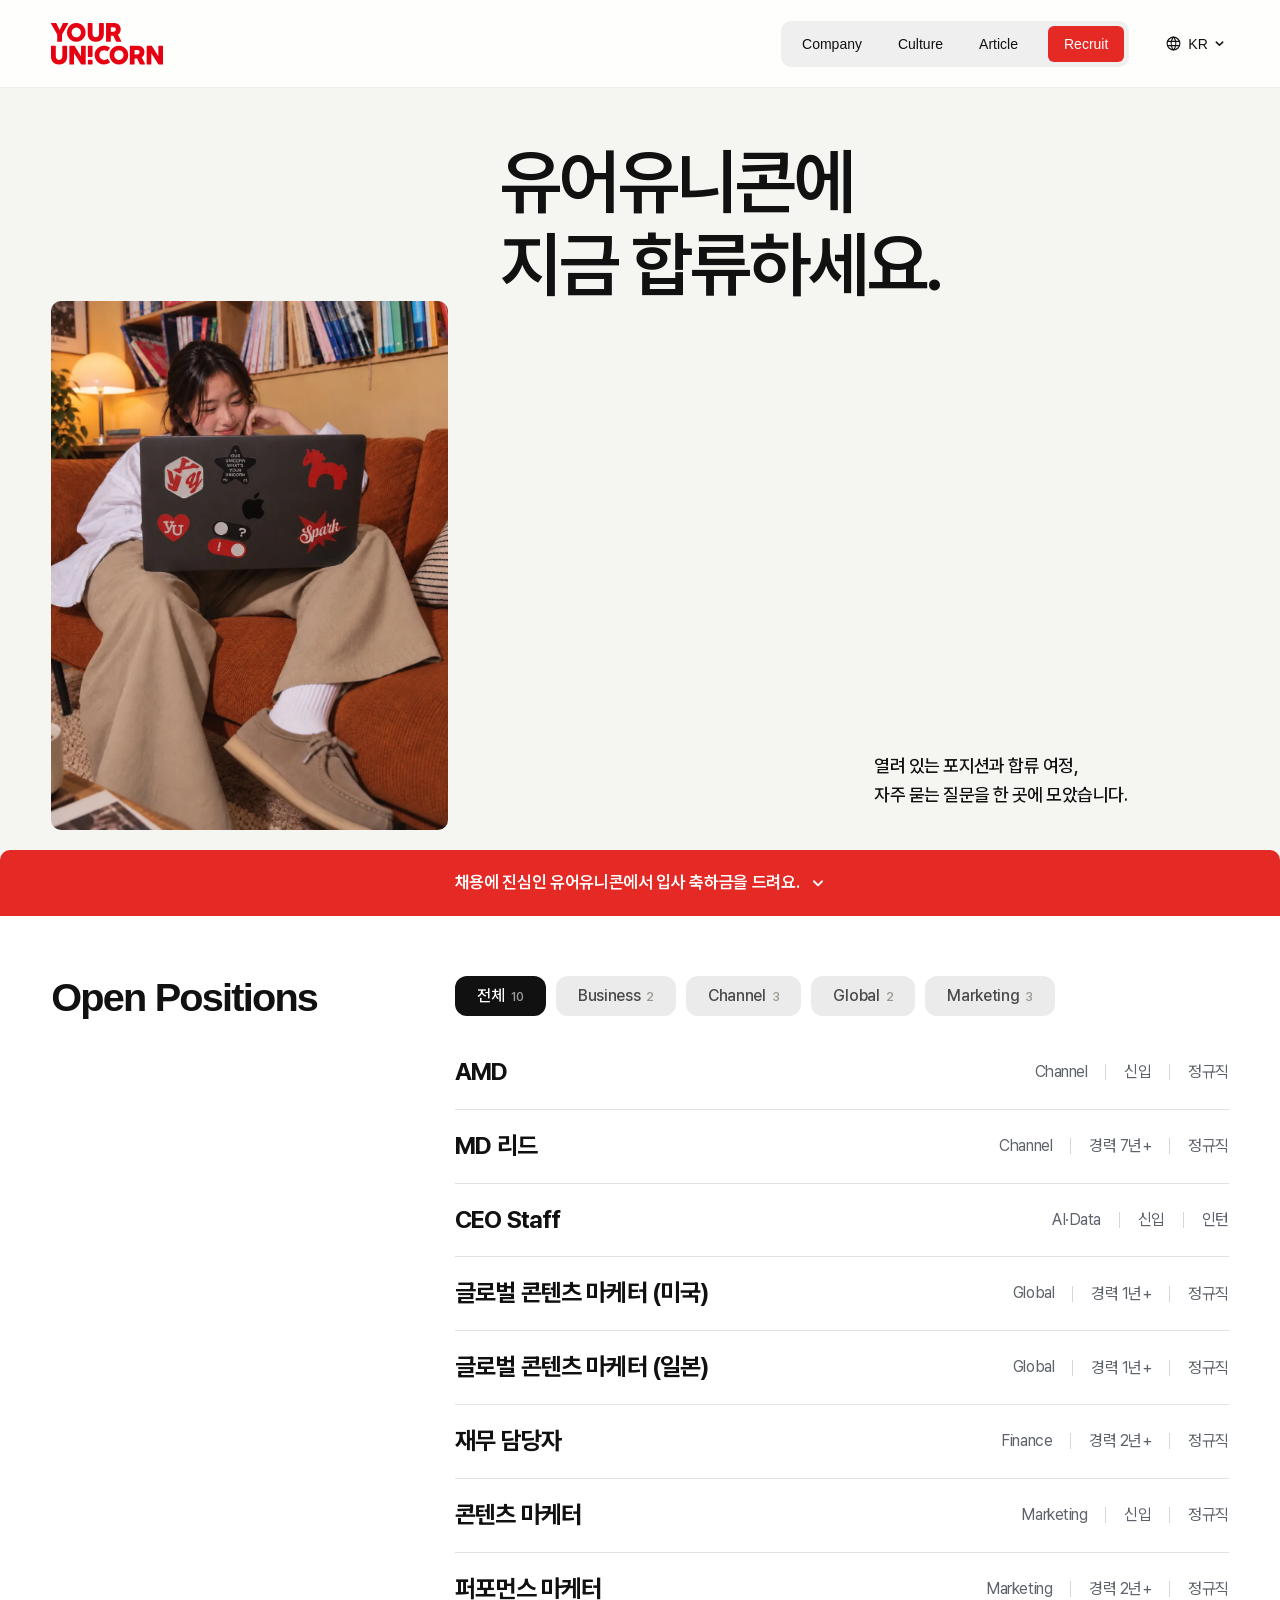
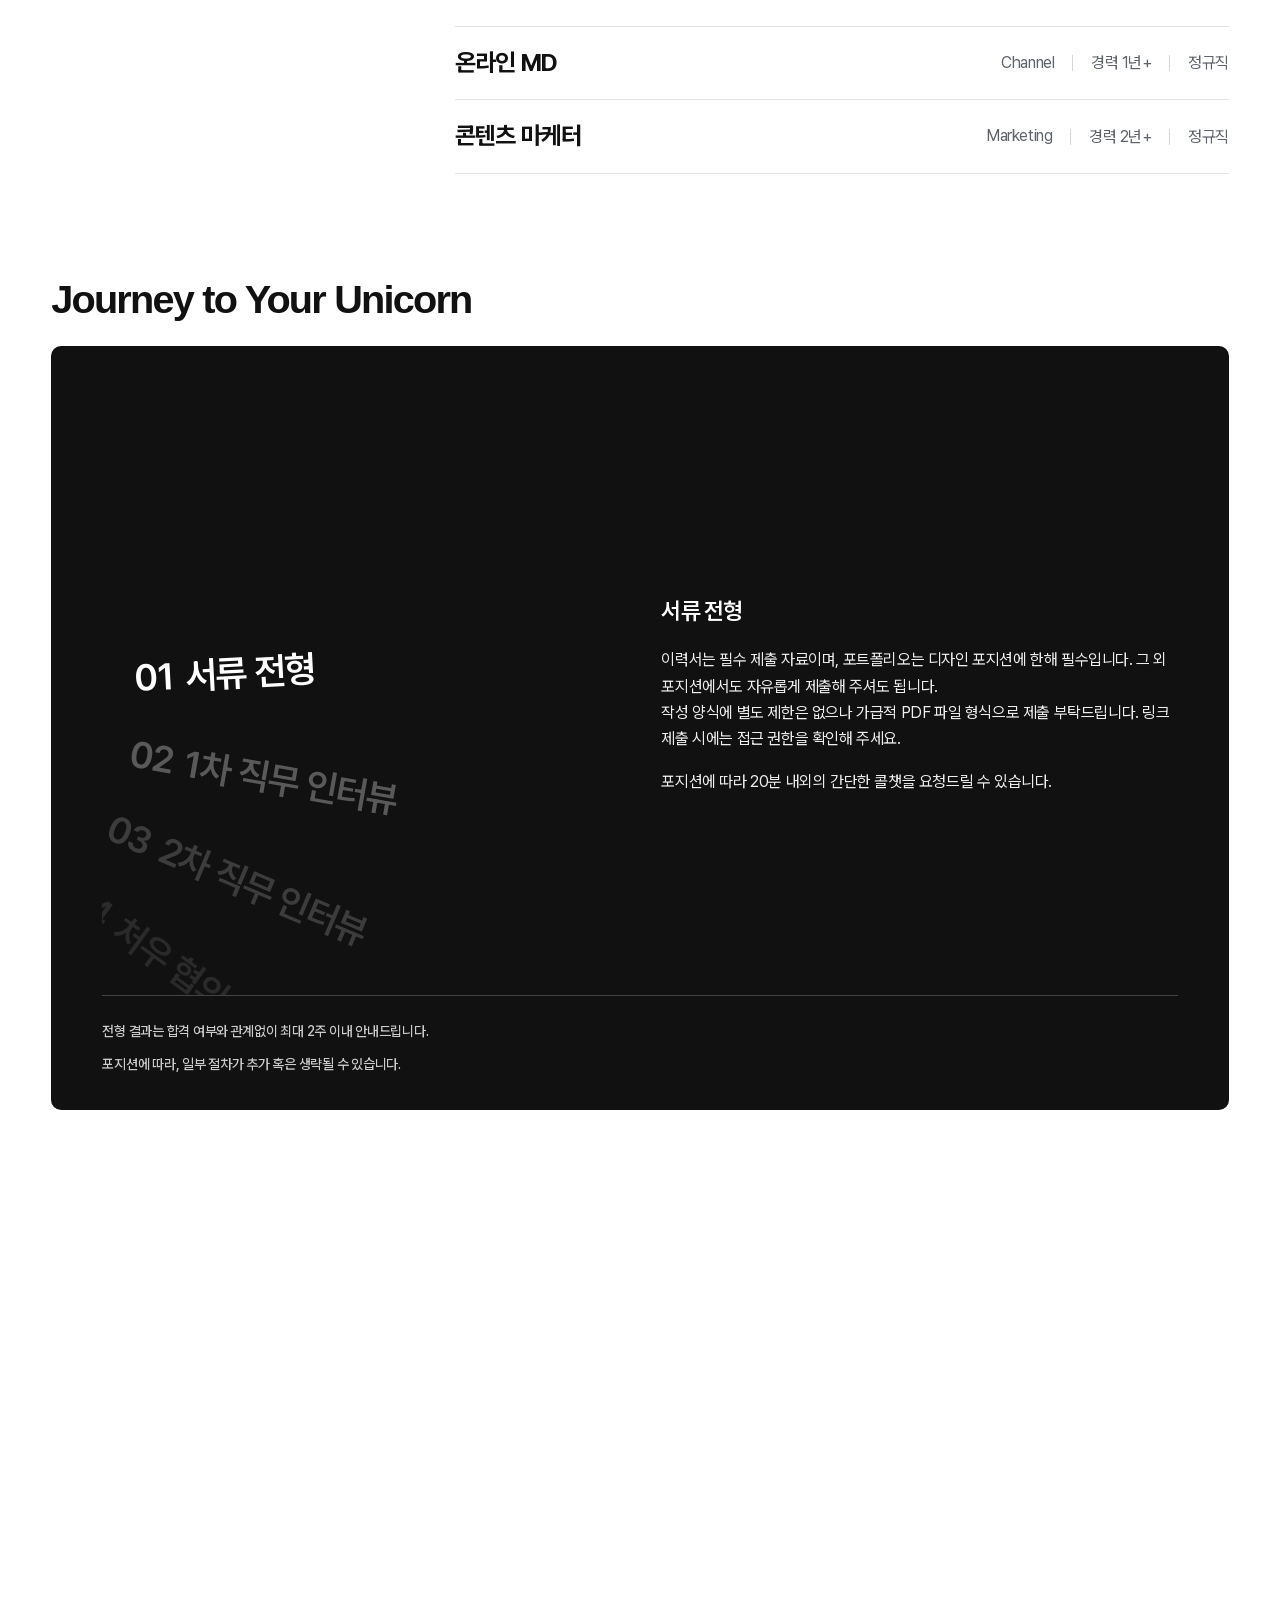
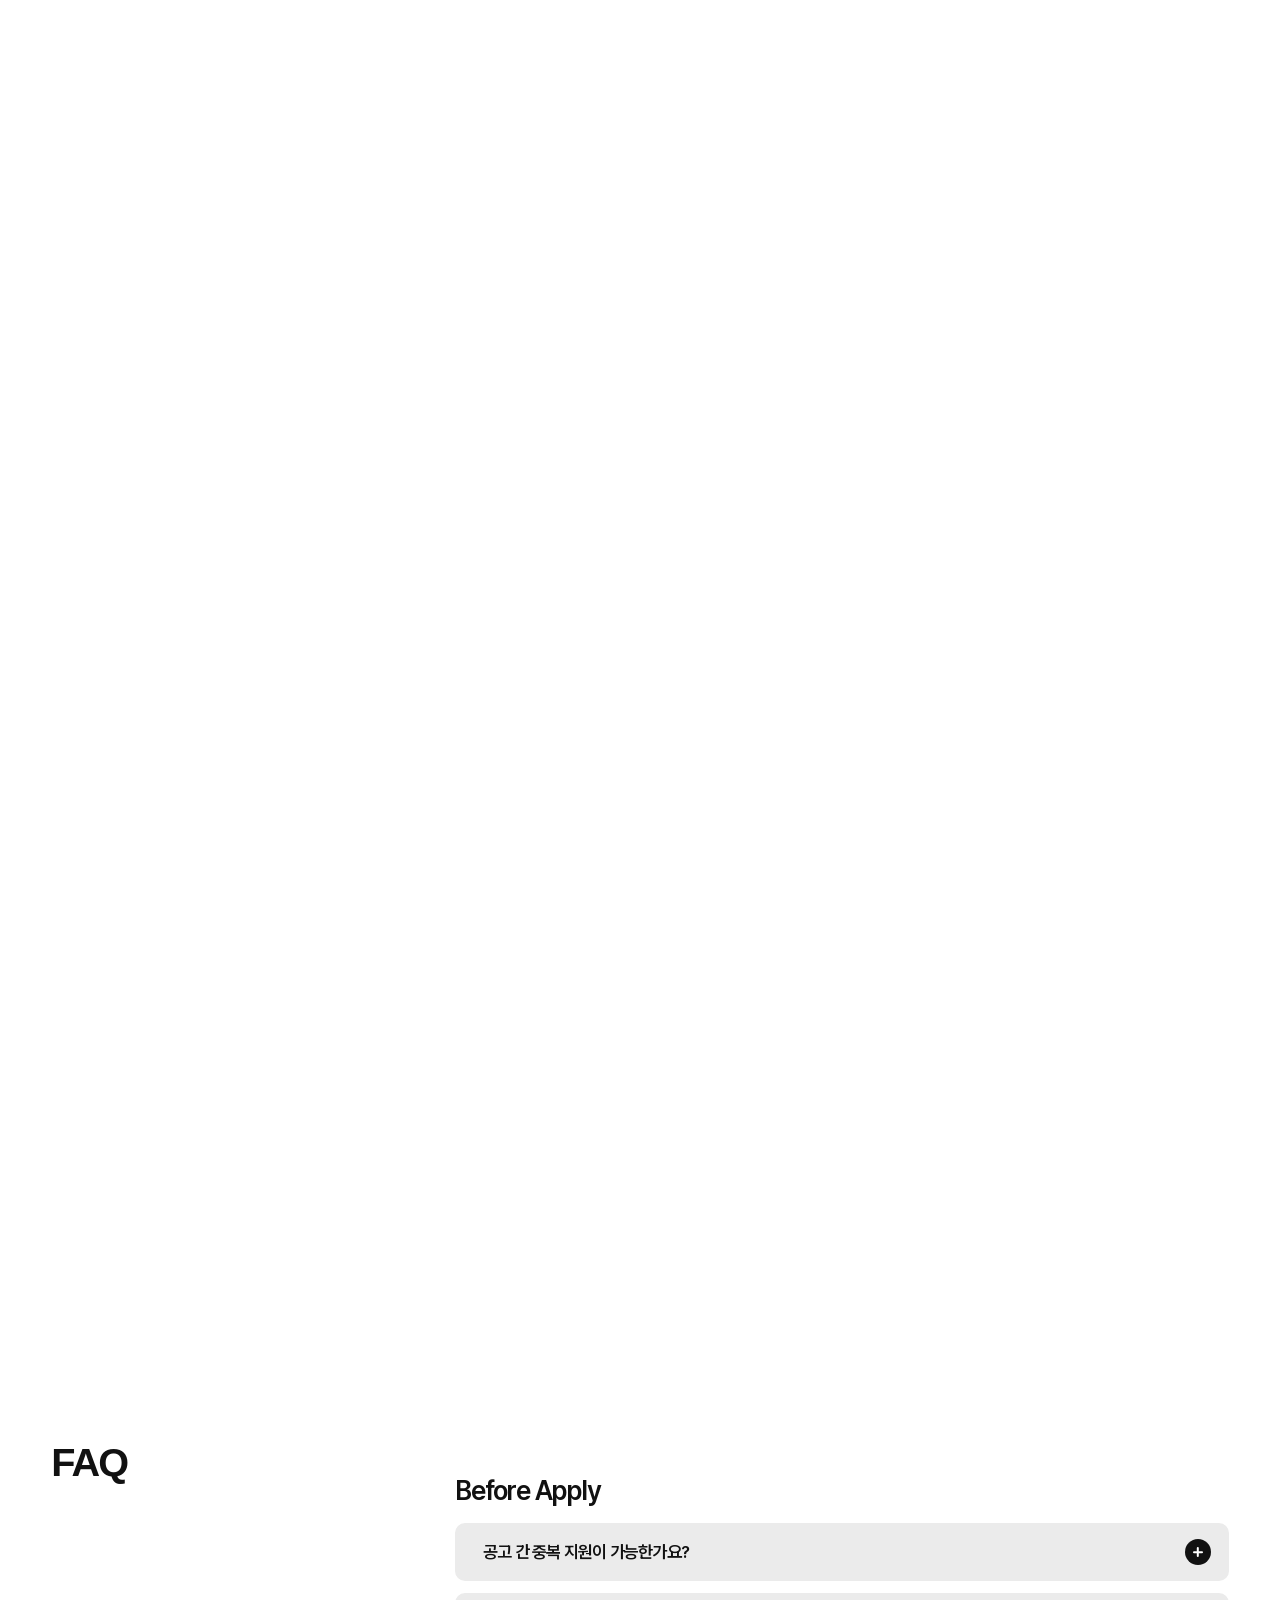
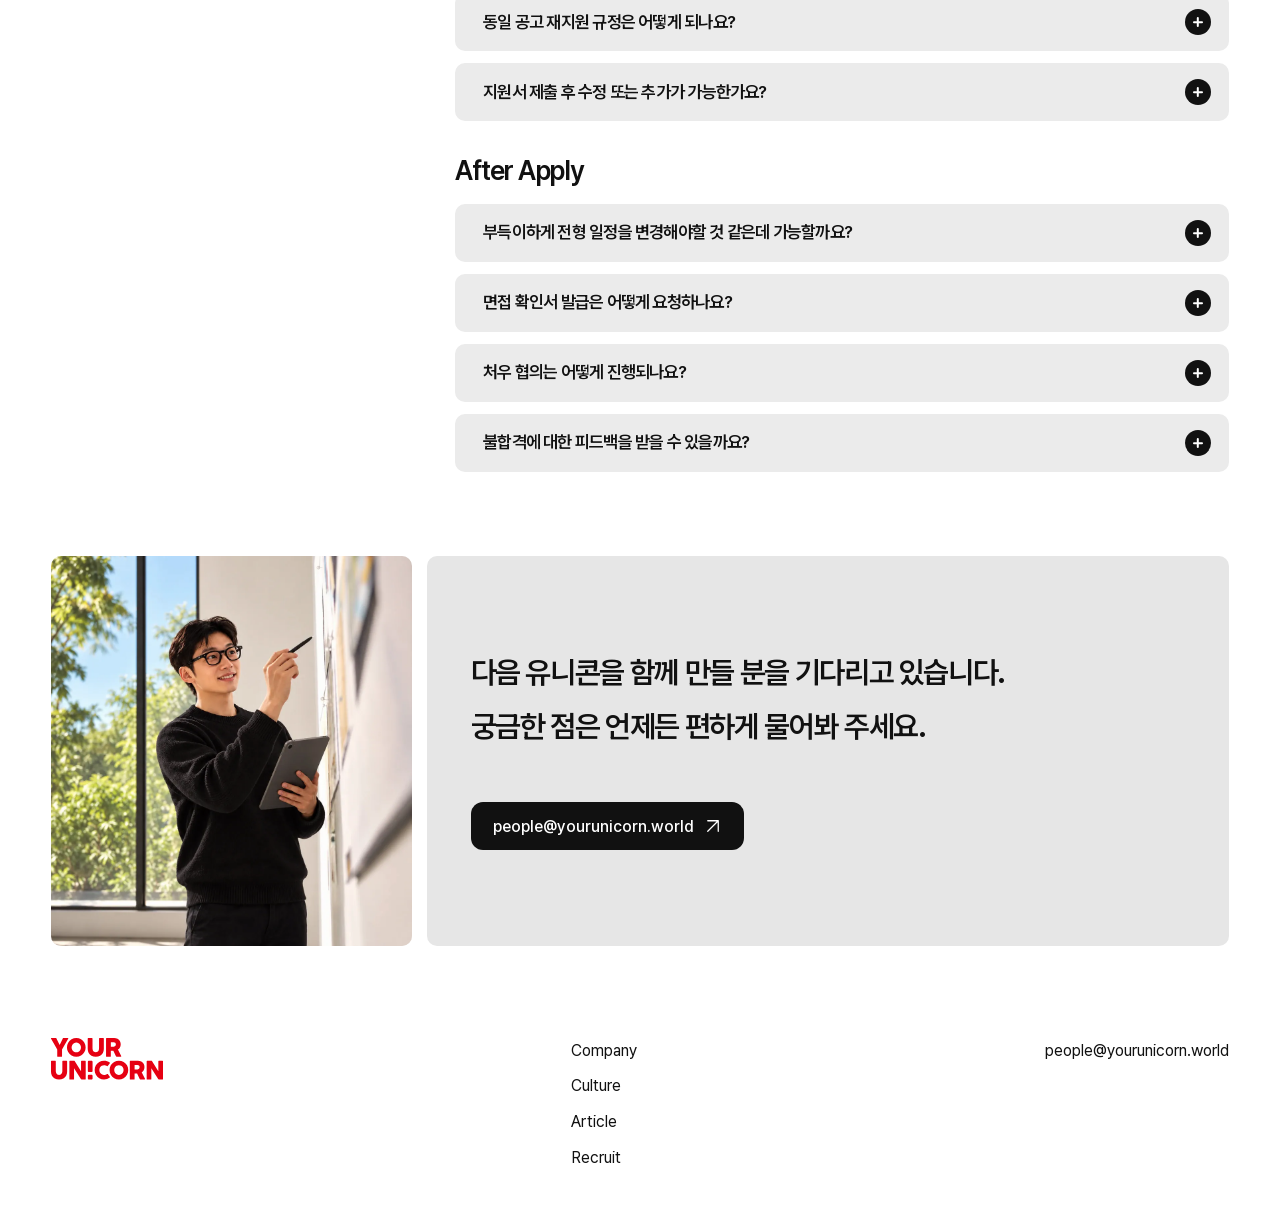
<file: recruit/index.html>
<!doctype html><html lang="ko"><head>
<meta charset="utf-8"><!-- seo-v3 --><title>채용 · 열린 포지션과 합류 여정 — 유어유니콘</title><link rel="preload" href="/assets/fonts/pretendard-variable-core.woff2" as="font" type="font/woff2" crossorigin=""><meta name="description" content="유어유니콘의 열린 포지션, 서류부터 최종 합격까지의 합류 여정, 자주 묻는 질문을 한 곳에 모았습니다. 다음 유니콘을 함께 만들 분을 기다립니다."><link rel="canonical" href="https://yourunicorn.world/recruit/"><meta name="robots" content="noindex,nofollow"><meta property="og:type" content="website"><meta property="og:site_name" content="유어유니콘 YOUR UNICORN"><meta property="og:locale" content="ko_KR"><meta property="og:url" content="https://yourunicorn.world/recruit/"><meta property="og:title" content="채용 · 열린 포지션과 합류 여정 — 유어유니콘"><meta property="og:description" content="유어유니콘의 열린 포지션, 서류부터 최종 합격까지의 합류 여정, 자주 묻는 질문을 한 곳에 모았습니다. 다음 유니콘을 함께 만들 분을 기다립니다."><meta property="og:image" content="https://yourunicorn.world/assets/og-logo.png"><meta property="og:image:width" content="1200"><meta property="og:image:height" content="630"><meta property="og:image:alt" content="YOUR UNICORN 로고"><meta name="twitter:card" content="summary_large_image"><meta name="twitter:title" content="채용 · 열린 포지션과 합류 여정 — 유어유니콘"><meta name="twitter:description" content="유어유니콘의 열린 포지션, 서류부터 최종 합격까지의 합류 여정, 자주 묻는 질문을 한 곳에 모았습니다. 다음 유니콘을 함께 만들 분을 기다립니다."><meta name="twitter:image" content="https://yourunicorn.world/assets/og-logo.png"><meta name="theme-color" content="#E60012"><script type="application/ld+json">{"@context":"https://schema.org","@graph":[{"@type":"Organization","@id":"https://yourunicorn.world/#org","name":"유어유니콘","alternateName":"YOUR UNICORN","url":"https://yourunicorn.world/","logo":{"@type":"ImageObject","url":"https://yourunicorn.world/assets/og-logo.png","width":1200,"height":630},"email":"people@yourunicorn.world","brand":{"@type":"Brand","name":"크런틴 CRUNTIN"},"sameAs":["https://article.yourunicorn.world"]},{"@type":"WebSite","@id":"https://yourunicorn.world/#website","url":"https://yourunicorn.world/","name":"유어유니콘","publisher":{"@id":"https://yourunicorn.world/#org"},"inLanguage":"ko-KR"},{"@type":"CollectionPage","@id":"https://yourunicorn.world/recruit/#webpage","url":"https://yourunicorn.world/recruit/","name":"채용 · 열린 포지션과 합류 여정 — 유어유니콘","description":"유어유니콘의 열린 포지션, 서류부터 최종 합격까지의 합류 여정, 자주 묻는 질문을 한 곳에 모았습니다. 다음 유니콘을 함께 만들 분을 기다립니다.","inLanguage":"ko-KR","isPartOf":{"@id":"https://yourunicorn.world/#website"},"about":{"@id":"https://yourunicorn.world/#org"},"primaryImageOfPage":{"@type":"ImageObject","url":"https://yourunicorn.world/assets/og-logo.png"},"dateModified":"2026-11-01","breadcrumb":{"@id":"https://yourunicorn.world/recruit/#breadcrumb"}},{"@type":"BreadcrumbList","@id":"https://yourunicorn.world/recruit/#breadcrumb","itemListElement":[{"@type":"ListItem","position":1,"name":"유어유니콘","item":"https://yourunicorn.world/"},{"@type":"ListItem","position":2,"name":"채용","item":"https://yourunicorn.world/recruit/"}]},{"@type":"FAQPage","@id":"https://yourunicorn.world/recruit/#faq","mainEntity":[{"@type":"Question","name":"공고 간 중복 지원이 가능한가요?","acceptedAnswer":{"@type":"Answer","text":"중복지원에 대한 제한은 없습니다. 다만, 이후 채용 전형을 진행하며 직무 전환 및 업무 범위 조정에 대한 논의가 가능하므로 지원자 님께서 가장 적합하다고 생각하는 공고에 우선 지원해 주시기를 권장 드립니다."}},{"@type":"Question","name":"동일 공고 재지원 규정은 어떻게 되나요?","acceptedAnswer":{"@type":"Answer","text":"동일 포지션 재지원에 한해, 3개월의 제한을 두고 있습니다. 3개월 이내 동일 포지션으로 접수된 지원서는 별도 서류 전형이 진행되지 않으며 이에 따라 전형 결과 안내가 생략될 수 있는 점 양해 부탁드립니다."}},{"@type":"Question","name":"지원서 제출 후 수정 또는 추가가 가능한가요?","acceptedAnswer":{"@type":"Answer","text":"내용 수정 및 추가 서류 업데이트가 필요하신 경우, people@yourunicorn.world 메일로 이름과 지원 직무명을 함께 표기하여 보내주세요."}},{"@type":"Question","name":"부득이하게 전형 일정을 변경해야할 것 같은데 가능할까요?","acceptedAnswer":{"@type":"Answer","text":"물론입니다. 유어유니콘은 지원자 님의 일정과 시간을 최우선시합니다. 전형 안내를 받으신 메일 혹은 채팅 메시지로 편하게 요청주시기 바랍니다."}},{"@type":"Question","name":"면접 확인서 발급은 어떻게 요청하나요?","acceptedAnswer":{"@type":"Answer","text":"people@yourunicorn.world로 면접 확인서 발급 요청 주시면 확인 후 발급해 드리겠습니다."}},{"@type":"Question","name":"처우 협의는 어떻게 진행되나요?","acceptedAnswer":{"@type":"Answer","text":"인턴, 신입의 경우 회사 내규에 따른 처우를 제안드리고 있으며, 경력직의 경우 직전 처우, 희망 처우 및 인터뷰 평가를 종합하여 협의를 진행합니다."}},{"@type":"Question","name":"불합격에 대한 피드백을 받을 수 있을까요?","acceptedAnswer":{"@type":"Answer","text":"해당 포지션, 내부 상황 등을 종합적으로 고려하여 평가가 이루어지므로 불합격 결과에 대한 피드백을 별도 제공해 드리기는 어려운 점 양해 부탁드립니다."}}]}]}</script><!-- /seo-v3 -->
<meta name="viewport" content="width=device-width, initial-scale=1">











<link rel="preconnect" href="https://fonts.googleapis.com/">
<link rel="preconnect" href="https://fonts.gstatic.com/" crossorigin="">
<link href="https://fonts.googleapis.com/css2?family=Lexend+Deca:wght@400;500;600;700;800&family=Onest:wght@400;500;600;700;800&family=Viga&display=swap" rel="stylesheet">





<script defer src="/approved-article.js?v=4aafb7d9"></script><link rel="stylesheet" href="/source/v2-recruit.css?v=6e3283ad"><link rel="stylesheet" href="/approved.css?v=08c0035f"><link rel="stylesheet" href="/approved-v3.css?v=ac3a3d2b"><script defer src="/approved.js?v=48d51cba"></script><style id="preview-faq-title">#faq>.approved-section-title{margin-left:0!important;width:auto!important}</style><style id="preview-pretendard-local">@font-face{font-family:PretendardVariable;src:url("/assets/fonts/pretendard-variable.woff2") format("woff2");font-weight:100 900;font-style:normal;font-display:swap;unicode-range:U+1100-11FF,U+3130-318F,U+A960-A97F,U+AC02-AC03,U+AC05-AC07,U+AC09-AC0F,U+AC13-AC14,U+AC16-AC18,U+AC1A-AC1B,U+AC1E-AC30,U+AC32-AC6F,U+AC71-AC73,U+AC75-AC77,U+AC79-AC7F,U+AC82,U+AC84-AC8B,U+AC8D-AC9F,U+ACA1-ACA7,U+ACAA-ACAB,U+ACAD-ACAF,U+ACB1-ACB8,U+ACBA-ACBC,U+ACBE-ACC3,U+ACC5-ACDF,U+ACE1-ACE6,U+ACE8-ACF2,U+ACF4,U+ACF6-ACFB,U+ACFD-ACFF,U+AD01-AD03,U+AD05-AD10,U+AD12-AD4F,U+AD51-AD6B,U+AD6E-AD6F,U+AD71-AD7E,U+AD80,U+AD82-AD8B,U+AD8D-ADBF,U+ADC1-ADDB,U+ADDD-ADF7,U+ADF9-ADFB,U+ADFD-ADFF,U+AE01-AE07,U+AE0A,U+AE0C-AE2F,U+AE31-AE33,U+AE35-AE37,U+AE39-AE3F,U+AE41-AE4B,U+AE4D-AE53,U+AE55-AE5C,U+AE5E-AEBB,U+AEBD-AED7,U+AED9-AFB7,U+AFB9-AFBF,U+AFC1-AFC7,U+AFC9-B00B,U+B00D-B01B,U+B01D-B049,U+B04B,U+B04D-B05C,U+B05E-B07B,U+B07D-B097,U+B099-B09B,U+B09D-B0A7,U+B0A9-B0AD,U+B0AF-B0B3,U+B0B5-B0B7,U+B0B9-B0BB,U+B0BD-B0C4,U+B0C6-B0CF,U+B0D1-B107,U+B109-B10F,U+B111-B112,U+B114-B117,U+B119-B123,U+B125-B13F,U+B141-B143,U+B145-B177,U+B179-B17B,U+B17D-B191,U+B194-B203,U+B205-B207,U+B209-B213,U+B216-B273,U+B275-B28F,U+B291-B293,U+B295-B297,U+B299-B2A4,U+B2A7-B2C7,U+B2C9-B2CB,U+B2CD-B2D7,U+B2D9-B2E3,U+B2E5-B2E7,U+B2E9-B2EA,U+B2ED-B2F3,U+B2F6-B2F8,U+B2FA-B2FE,U+B301-B353,U+B356-B357,U+B359-B35B,U+B35D-B363,U+B365-B368,U+B36A-B36D,U+B36F,U+B371-B373,U+B375-B3C3,U+B3C6-B3CB,U+B3CD-B3D8,U+B3DA-B3FB,U+B3FD-B417,U+B419-B41B,U+B41D-B41F,U+B421-B428,U+B42A-B44F,U+B451-B453,U+B455-B457,U+B459-B4A3,U+B4A5-B4B6,U+B4B8-B4DB,U+B4DE-B4DF,U+B4E1-B4E3,U+B4E5-B4EB,U+B4EE-B4F0,U+B4F2-B513,U+B515-B528,U+B52A-B52F,U+B531-B54B,U+B54D-B54F,U+B551-B5A3,U+B5A5-B5A7,U+B5A9-B5BA,U+B5BC-B60F,U+B611-B6EF,U+B6F1-B727,U+B729-B73A,U+B73C-B743,U+B745-B75F,U+B761-B77B,U+B77D-B77F,U+B781-B78B,U+B78E-B78F,U+B791-B797,U+B79A-B79B,U+B79D-B7AA,U+B7AC,U+B7AE-B7B4,U+B7B6-B7C8,U+B7CA-B7EB,U+B7ED-B7EF,U+B7F1-B7F3,U+B7F5-B7FB,U+B7FE-B806,U+B809-B80B,U+B80D-B823,U+B826-B827,U+B829-B82B,U+B82D-B837,U+B839-B83F,U+B841-B85B,U+B85E-B85F,U+B861-B863,U+B865-B86C,U+B86E,U+B870-B8AF,U+B8B1-B8CB,U+B8CD-B8E7,U+B8E9-B8F8,U+B8FA-B957,U+B959-B973,U+B975-B977,U+B979-B97B,U+B97D-B983,U+B986-B988,U+B98A-B9AB,U+B9AE-B9AF,U+B9B1-B9B3,U+B9B5-B9BB,U+B9BE-B9C0,U+B9C2-B9C7,U+B9C9-B9CB,U+B9CD,U+B9CF,U+B9D1-B9DA,U+B9DC,U+B9DF-B9E3,U+B9E5-B9E7,U+B9E9-BA37,U+BA3A-BA3B,U+BA3D-BA47,U+BA49-BA53,U+BA55-BA57,U+BA59-BA6F,U+BA71-BA73,U+BA75-BA84,U+BA86-BAA7,U+BAAA-BAAB,U+BAAD-BAAF,U+BAB1-BABA,U+BABC-BB33,U+BB35,U+BB37,U+BB39-BB3A,U+BB3D-BBAB,U+BBAD-BBBF,U+BBC1-BBF7,U+BBF9-BBFB,U+BBFD-BBFE,U+BC01-BC0E,U+BC10,U+BC12-BC13,U+BC17,U+BC19-BC1A,U+BC1D-BC24,U+BC26-BC28,U+BC2A-BC2F,U+BC32-BC83,U+BC85-BC87,U+BC89-BC8B,U+BC8D-BC93,U+BC96-BC9F,U+BCA1-BCA3,U+BCA5-BCA7,U+BCA9-BCBF,U+BCC1-BCC3,U+BCC5-BCF3,U+BCF6-BCF7,U+BCF9-BCFB,U+BCFD-BD04,U+BD06-BD0F,U+BD11-BD7F,U+BD82-BD83,U+BD85-BD87,U+BD89-BD98,U+BD9A-BDEF,U+BDF1-BE0B,U+BE0D-BE13,U+BE15-BE43,U+BE45-BE47,U+BE49-BE4B,U+BE4D-BE5F,U+BE61-BE67,U+BE69-C05B,U+C05D-C0AB,U+C0AE-C0AF,U+C0B1-C0B3,U+C0B5-C0BB,U+C0BD-C0C0,U+C0C2-C0C7,U+C0CA-C0DC,U+C0DE-C11B,U+C11E-C11F,U+C121-C123,U+C125-C130,U+C132-C137,U+C13A-C13B,U+C13D-C14A,U+C14C-C153,U+C155-C157,U+C159-C18B,U+C18E-C193,U+C195-C1A0,U+C1A2-C1DF,U+C1E1-C1FB,U+C1FD-C20C,U+C20E-C217,U+C219-C21B,U+C21D-C227,U+C229-C24F,U+C251-C26B,U+C26D-C27C,U+C27E-C2A3,U+C2A5-C2AB,U+C2AD-C2B4,U+C2B6-C2DB,U+C2DE-C2DF,U+C2E1-C2E3,U+C2E5-C2EB,U+C2ED-C2F5,U+C2F7-C312,U+C314-C367,U+C369-C4EF,U+C4F1-C4F3,U+C4F5-C4F7,U+C4F9-C527,U+C52A-C538,U+C53A-C543,U+C545-C547,U+C549,U+C54B,U+C54D-C554,U+C556-C557,U+C55A-C55D,U+C55F,U+C562-C57B,U+C57E-C590,U+C592-C597,U+C599-C5B3,U+C5B6-C5B7,U+C5B9-C5BB,U+C5BD-C5C3,U+C5C9-C5CF,U+C5D2-C5D3,U+C5D5-C5EB,U+C5EE-C5EF,U+C5F1-C5F3,U+C5F5-C5FC,U+C5FE-C5FF,U+C602-C604,U+C607,U+C609-C623,U+C625-C627,U+C629-C62B,U+C62D,U+C62F-C633,U+C635-C63F,U+C641-C643,U+C645-C653,U+C655-C677,U+C679-C67B,U+C67D-C693,U+C695-C6A8,U+C6AA-C6AF,U+C6B1-C6B3,U+C6B5-C6B7,U+C6B9-C6BF,U+C6C1-C6C2,U+C6C4-C6CB,U+C6CD-C6CF,U+C6D1-C6D3,U+C6D5-C6EF,U+C6F1-C703,U+C705-C716,U+C718-C71F,U+C721-C727,U+C729-C73B,U+C73D-C73F,U+C741-C743,U+C745-C74B,U+C74D-C750,U+C752-C757,U+C759-C773,U+C775-C777,U+C779-C77B,U+C77E-C783,U+C786-C787,U+C789-C78F,U+C792-C797,U+C799-C7A0,U+C7A2-C7A4,U+C7A6-C7AB,U+C7AD-C7C0,U+C7C2-C7FF,U+C802-C803,U+C805-C807,U+C809-C80F,U+C812-C814,U+C816-C81B,U+C81D-C837,U+C839-C84B,U+C84D-C86F,U+C871-C873,U+C875-C884,U+C886-C88A,U+C88D-C8FB,U+C8FD-C8FF,U+C901-C903,U+C905-C910,U+C912-C987,U+C98A-C98F,U+C991-C99C,U+C99E-C9BF,U+C9C2-C9C3,U+C9C5-C9C7,U+C9C9-C9CF,U+C9D2-C9DB,U+C9DE-C9E6,U+C9E8-C9F7,U+C9F9-CABC,U+CABE-CABF,U+CAC1-CC0C,U+CC0E-CC0F,U+CC11-CC27,U+CC2A-CC37,U+CC39-CC3C,U+CC3F-CC43,U+CC45-CC56,U+CC58,U+CC5A-CC5F,U+CC61-CC97,U+CC99-CC9B,U+CC9D-CC9F,U+CCA1-CCAA,U+CCAC,U+CCAE-CCB3,U+CCB5-CCCF,U+CCD1-CCE3,U+CCE5-CD07,U+CD09-CD1C,U+CD1E-CD5B,U+CD5D-CD93,U+CD96-CD97,U+CD99-CD9B,U+CD9D-CDA3,U+CDA5-CDA8,U+CDAA-CDAF,U+CDB1-CDC3,U+CDC5-CDE7,U+CDE9-CE1F,U+CE22-CE57,U+CE59-CE5B,U+CE5D-CE67,U+CE6A-CE73,U+CE75-CE77,U+CE79-CE8F,U+CE91-CEA0,U+CEA2-CEE3,U+CEE5-CEE7,U+CEE9-CEEB,U+CEED-CEF3,U+CEF5-CEFF,U+CF01-CF12,U+CF14-CF53,U+CF55-CF57,U+CF59-CF5B,U+CF5D-CF6F,U+CF71-CFDF,U+CFE1-D003,U+D005-D04F,U+D051-D06B,U+D06D-D06F,U+D071-D073,U+D075-D07B,U+D07D-D0A3,U+D0A5-D0A7,U+D0A9-D0B8,U+D0BA-D0BF,U+D0C2-D0C3,U+D0C5-D0CF,U+D0D1-D0D2,U+D0D4-D0DB,U+D0DE-D0EC,U+D0EE-D12F,U+D131-D133,U+D135-D14B,U+D14E-D14F,U+D151-D19F,U+D1A2-D1B0,U+D1B2-D1B4,U+D1B6-D1F3,U+D1F5-D27F,U+D281-D2B7,U+D2BA-D2BB,U+D2BD-D2BF,U+D2C1-D2EF,U+D2F1-D2F3,U+D2F5-D2FF,U+D301-D304,U+D306-D30B,U+D30D-D30F,U+D311-D31C,U+D31E-D327,U+D32A-D32B,U+D32D-D37B,U+D37D-D397,U+D399-D3AA,U+D3AC-D3B3,U+D3B5-D3B7,U+D3B9-D3BB,U+D3BD-D3C8,U+D3CA-D3EB,U+D3EE-D3EF,U+D3F1-D3F3,U+D3F5-D3FB,U+D3FD-D45B,U+D45D-D47F,U+D481-D487,U+D489-D503,U+D505-D50B,U+D50D-D53B,U+D53E-D543,U+D545-D54E,U+D550,U+D552-D557,U+D559-D55B,U+D55D-D55F,U+D561-D567,U+D56A-D56C,U+D56E-D573,U+D575-D583,U+D585-D587,U+D58A-D5A4,U+D5A6-D5C7,U+D5C9-D5D7,U+D5D9-D5E3,U+D5E5-D5EB,U+D5ED-D5FF,U+D601-D603,U+D605-D610,U+D612-D614,U+D616-D61B,U+D61D-D637,U+D63A-D647,U+D649-D653,U+D656-D657,U+D659-D65B,U+D65D-D668,U+D66A-D68B,U+D68E-D6A7,U+D6A9-D6C3,U+D6C5-D717,U+D719-D733,U+D735-D74F,U+D751-D753,U+D755-D76B,U+D76D-D76F,U+D771-D787,U+D789-D797,U+D79A-D7FF}@font-face{font-family:Pretendard;src:url("/assets/fonts/pretendard-800.woff2") format("woff2");font-weight:800;font-style:normal;font-display:swap;unicode-range:U+1100-11FF,U+3130-318F,U+A960-A97F,U+AC02-AC03,U+AC05-AC07,U+AC09-AC0F,U+AC13-AC14,U+AC16-AC18,U+AC1A-AC1B,U+AC1E-AC30,U+AC32-AC6F,U+AC71-AC73,U+AC75-AC77,U+AC79-AC7F,U+AC82,U+AC84-AC8B,U+AC8D-AC9F,U+ACA1-ACA7,U+ACAA-ACAB,U+ACAD-ACAF,U+ACB1-ACB8,U+ACBA-ACBC,U+ACBE-ACC3,U+ACC5-ACDF,U+ACE1-ACE6,U+ACE8-ACF2,U+ACF4,U+ACF6-ACFB,U+ACFD-ACFF,U+AD01-AD03,U+AD05-AD10,U+AD12-AD4F,U+AD51-AD6B,U+AD6E-AD6F,U+AD71-AD7E,U+AD80,U+AD82-AD8B,U+AD8D-ADBF,U+ADC1-ADDB,U+ADDD-ADF7,U+ADF9-ADFB,U+ADFD-ADFF,U+AE01-AE07,U+AE0A,U+AE0C-AE2F,U+AE31-AE33,U+AE35-AE37,U+AE39-AE3F,U+AE41-AE4B,U+AE4D-AE53,U+AE55-AE5C,U+AE5E-AEBB,U+AEBD-AED7,U+AED9-AFB7,U+AFB9-AFBF,U+AFC1-AFC7,U+AFC9-B00B,U+B00D-B01B,U+B01D-B049,U+B04B,U+B04D-B05C,U+B05E-B07B,U+B07D-B097,U+B099-B09B,U+B09D-B0A7,U+B0A9-B0AD,U+B0AF-B0B3,U+B0B5-B0B7,U+B0B9-B0BB,U+B0BD-B0C4,U+B0C6-B0CF,U+B0D1-B107,U+B109-B10F,U+B111-B112,U+B114-B117,U+B119-B123,U+B125-B13F,U+B141-B143,U+B145-B177,U+B179-B17B,U+B17D-B191,U+B194-B203,U+B205-B207,U+B209-B213,U+B216-B273,U+B275-B28F,U+B291-B293,U+B295-B297,U+B299-B2A4,U+B2A7-B2C7,U+B2C9-B2CB,U+B2CD-B2D7,U+B2D9-B2E3,U+B2E5-B2E7,U+B2E9-B2EA,U+B2ED-B2F3,U+B2F6-B2F8,U+B2FA-B2FE,U+B301-B353,U+B356-B357,U+B359-B35B,U+B35D-B363,U+B365-B368,U+B36A-B36D,U+B36F,U+B371-B373,U+B375-B3C3,U+B3C6-B3CB,U+B3CD-B3D8,U+B3DA-B3FB,U+B3FD-B417,U+B419-B41B,U+B41D-B41F,U+B421-B428,U+B42A-B44F,U+B451-B453,U+B455-B457,U+B459-B4A3,U+B4A5-B4B6,U+B4B8-B4DB,U+B4DE-B4DF,U+B4E1-B4E3,U+B4E5-B4EB,U+B4EE-B4F0,U+B4F2-B513,U+B515-B528,U+B52A-B52F,U+B531-B54B,U+B54D-B54F,U+B551-B5A3,U+B5A5-B5A7,U+B5A9-B5BA,U+B5BC-B60F,U+B611-B6EF,U+B6F1-B727,U+B729-B73A,U+B73C-B743,U+B745-B75F,U+B761-B77B,U+B77D-B77F,U+B781-B78B,U+B78E-B78F,U+B791-B797,U+B79A-B79B,U+B79D-B7AA,U+B7AC,U+B7AE-B7B4,U+B7B6-B7C8,U+B7CA-B7EB,U+B7ED-B7EF,U+B7F1-B7F3,U+B7F5-B7FB,U+B7FE-B806,U+B809-B80B,U+B80D-B823,U+B826-B827,U+B829-B82B,U+B82D-B837,U+B839-B83F,U+B841-B85B,U+B85E-B85F,U+B861-B863,U+B865-B86C,U+B86E,U+B870-B8AF,U+B8B1-B8CB,U+B8CD-B8E7,U+B8E9-B8F8,U+B8FA-B957,U+B959-B973,U+B975-B977,U+B979-B97B,U+B97D-B983,U+B986-B988,U+B98A-B9AB,U+B9AE-B9AF,U+B9B1-B9B3,U+B9B5-B9BB,U+B9BE-B9C0,U+B9C2-B9C7,U+B9C9-B9CB,U+B9CD,U+B9CF,U+B9D1-B9DA,U+B9DC,U+B9DF-B9E3,U+B9E5-B9E7,U+B9E9-BA37,U+BA3A-BA3B,U+BA3D-BA47,U+BA49-BA53,U+BA55-BA57,U+BA59-BA6F,U+BA71-BA73,U+BA75-BA84,U+BA86-BAA7,U+BAAA-BAAB,U+BAAD-BAAF,U+BAB1-BABA,U+BABC-BB33,U+BB35,U+BB37,U+BB39-BB3A,U+BB3D-BBAB,U+BBAD-BBBF,U+BBC1-BBF7,U+BBF9-BBFB,U+BBFD-BBFE,U+BC01-BC0E,U+BC10,U+BC12-BC13,U+BC17,U+BC19-BC1A,U+BC1D-BC24,U+BC26-BC28,U+BC2A-BC2F,U+BC32-BC83,U+BC85-BC87,U+BC89-BC8B,U+BC8D-BC93,U+BC96-BC9F,U+BCA1-BCA3,U+BCA5-BCA7,U+BCA9-BCBF,U+BCC1-BCC3,U+BCC5-BCF3,U+BCF6-BCF7,U+BCF9-BCFB,U+BCFD-BD04,U+BD06-BD0F,U+BD11-BD7F,U+BD82-BD83,U+BD85-BD87,U+BD89-BD98,U+BD9A-BDEF,U+BDF1-BE0B,U+BE0D-BE13,U+BE15-BE43,U+BE45-BE47,U+BE49-BE4B,U+BE4D-BE5F,U+BE61-BE67,U+BE69-C05B,U+C05D-C0AB,U+C0AE-C0AF,U+C0B1-C0B3,U+C0B5-C0BB,U+C0BD-C0C0,U+C0C2-C0C7,U+C0CA-C0DC,U+C0DE-C11B,U+C11E-C11F,U+C121-C123,U+C125-C130,U+C132-C137,U+C13A-C13B,U+C13D-C14A,U+C14C-C153,U+C155-C157,U+C159-C18B,U+C18E-C193,U+C195-C1A0,U+C1A2-C1DF,U+C1E1-C1FB,U+C1FD-C20C,U+C20E-C217,U+C219-C21B,U+C21D-C227,U+C229-C24F,U+C251-C26B,U+C26D-C27C,U+C27E-C2A3,U+C2A5-C2AB,U+C2AD-C2B4,U+C2B6-C2DB,U+C2DE-C2DF,U+C2E1-C2E3,U+C2E5-C2EB,U+C2ED-C2F5,U+C2F7-C312,U+C314-C367,U+C369-C4EF,U+C4F1-C4F3,U+C4F5-C4F7,U+C4F9-C527,U+C52A-C538,U+C53A-C543,U+C545-C547,U+C549,U+C54B,U+C54D-C554,U+C556-C557,U+C55A-C55D,U+C55F,U+C562-C57B,U+C57E-C590,U+C592-C597,U+C599-C5B3,U+C5B6-C5B7,U+C5B9-C5BB,U+C5BD-C5C3,U+C5C9-C5CF,U+C5D2-C5D3,U+C5D5-C5EB,U+C5EE-C5EF,U+C5F1-C5F3,U+C5F5-C5FC,U+C5FE-C5FF,U+C602-C604,U+C607,U+C609-C623,U+C625-C627,U+C629-C62B,U+C62D,U+C62F-C633,U+C635-C63F,U+C641-C643,U+C645-C653,U+C655-C677,U+C679-C67B,U+C67D-C693,U+C695-C6A8,U+C6AA-C6AF,U+C6B1-C6B3,U+C6B5-C6B7,U+C6B9-C6BF,U+C6C1-C6C2,U+C6C4-C6CB,U+C6CD-C6CF,U+C6D1-C6D3,U+C6D5-C6EF,U+C6F1-C703,U+C705-C716,U+C718-C71F,U+C721-C727,U+C729-C73B,U+C73D-C73F,U+C741-C743,U+C745-C74B,U+C74D-C750,U+C752-C757,U+C759-C773,U+C775-C777,U+C779-C77B,U+C77E-C783,U+C786-C787,U+C789-C78F,U+C792-C797,U+C799-C7A0,U+C7A2-C7A4,U+C7A6-C7AB,U+C7AD-C7C0,U+C7C2-C7FF,U+C802-C803,U+C805-C807,U+C809-C80F,U+C812-C814,U+C816-C81B,U+C81D-C837,U+C839-C84B,U+C84D-C86F,U+C871-C873,U+C875-C884,U+C886-C88A,U+C88D-C8FB,U+C8FD-C8FF,U+C901-C903,U+C905-C910,U+C912-C987,U+C98A-C98F,U+C991-C99C,U+C99E-C9BF,U+C9C2-C9C3,U+C9C5-C9C7,U+C9C9-C9CF,U+C9D2-C9DB,U+C9DE-C9E6,U+C9E8-C9F7,U+C9F9-CABC,U+CABE-CABF,U+CAC1-CC0C,U+CC0E-CC0F,U+CC11-CC27,U+CC2A-CC37,U+CC39-CC3C,U+CC3F-CC43,U+CC45-CC56,U+CC58,U+CC5A-CC5F,U+CC61-CC97,U+CC99-CC9B,U+CC9D-CC9F,U+CCA1-CCAA,U+CCAC,U+CCAE-CCB3,U+CCB5-CCCF,U+CCD1-CCE3,U+CCE5-CD07,U+CD09-CD1C,U+CD1E-CD5B,U+CD5D-CD93,U+CD96-CD97,U+CD99-CD9B,U+CD9D-CDA3,U+CDA5-CDA8,U+CDAA-CDAF,U+CDB1-CDC3,U+CDC5-CDE7,U+CDE9-CE1F,U+CE22-CE57,U+CE59-CE5B,U+CE5D-CE67,U+CE6A-CE73,U+CE75-CE77,U+CE79-CE8F,U+CE91-CEA0,U+CEA2-CEE3,U+CEE5-CEE7,U+CEE9-CEEB,U+CEED-CEF3,U+CEF5-CEFF,U+CF01-CF12,U+CF14-CF53,U+CF55-CF57,U+CF59-CF5B,U+CF5D-CF6F,U+CF71-CFDF,U+CFE1-D003,U+D005-D04F,U+D051-D06B,U+D06D-D06F,U+D071-D073,U+D075-D07B,U+D07D-D0A3,U+D0A5-D0A7,U+D0A9-D0B8,U+D0BA-D0BF,U+D0C2-D0C3,U+D0C5-D0CF,U+D0D1-D0D2,U+D0D4-D0DB,U+D0DE-D0EC,U+D0EE-D12F,U+D131-D133,U+D135-D14B,U+D14E-D14F,U+D151-D19F,U+D1A2-D1B0,U+D1B2-D1B4,U+D1B6-D1F3,U+D1F5-D27F,U+D281-D2B7,U+D2BA-D2BB,U+D2BD-D2BF,U+D2C1-D2EF,U+D2F1-D2F3,U+D2F5-D2FF,U+D301-D304,U+D306-D30B,U+D30D-D30F,U+D311-D31C,U+D31E-D327,U+D32A-D32B,U+D32D-D37B,U+D37D-D397,U+D399-D3AA,U+D3AC-D3B3,U+D3B5-D3B7,U+D3B9-D3BB,U+D3BD-D3C8,U+D3CA-D3EB,U+D3EE-D3EF,U+D3F1-D3F3,U+D3F5-D3FB,U+D3FD-D45B,U+D45D-D47F,U+D481-D487,U+D489-D503,U+D505-D50B,U+D50D-D53B,U+D53E-D543,U+D545-D54E,U+D550,U+D552-D557,U+D559-D55B,U+D55D-D55F,U+D561-D567,U+D56A-D56C,U+D56E-D573,U+D575-D583,U+D585-D587,U+D58A-D5A4,U+D5A6-D5C7,U+D5C9-D5D7,U+D5D9-D5E3,U+D5E5-D5EB,U+D5ED-D5FF,U+D601-D603,U+D605-D610,U+D612-D614,U+D616-D61B,U+D61D-D637,U+D63A-D647,U+D649-D653,U+D656-D657,U+D659-D65B,U+D65D-D668,U+D66A-D68B,U+D68E-D6A7,U+D6A9-D6C3,U+D6C5-D717,U+D719-D733,U+D735-D74F,U+D751-D753,U+D755-D76B,U+D76D-D76F,U+D771-D787,U+D789-D797,U+D79A-D7FF}@font-face{font-family:Pretendard;src:url("/assets/fonts/pretendard-700.woff2") format("woff2");font-weight:800;font-style:normal;font-display:swap;unicode-range:U+1100-11FF,U+3130-318F,U+A960-A97F,U+AC02-AC03,U+AC05-AC07,U+AC09-AC0F,U+AC13-AC14,U+AC16-AC18,U+AC1A-AC1B,U+AC1E-AC30,U+AC32-AC6F,U+AC71-AC73,U+AC75-AC77,U+AC79-AC7F,U+AC82,U+AC84-AC8B,U+AC8D-AC9F,U+ACA1-ACA7,U+ACAA-ACAB,U+ACAD-ACAF,U+ACB1-ACB8,U+ACBA-ACBC,U+ACBE-ACC3,U+ACC5-ACDF,U+ACE1-ACE6,U+ACE8-ACF2,U+ACF4,U+ACF6-ACFB,U+ACFD-ACFF,U+AD01-AD03,U+AD05-AD10,U+AD12-AD4F,U+AD51-AD6B,U+AD6E-AD6F,U+AD71-AD7E,U+AD80,U+AD82-AD8B,U+AD8D-ADBF,U+ADC1-ADDB,U+ADDD-ADF7,U+ADF9-ADFB,U+ADFD-ADFF,U+AE01-AE07,U+AE0A,U+AE0C-AE2F,U+AE31-AE33,U+AE35-AE37,U+AE39-AE3F,U+AE41-AE4B,U+AE4D-AE53,U+AE55-AE5C,U+AE5E-AEBB,U+AEBD-AED7,U+AED9-AFB7,U+AFB9-AFBF,U+AFC1-AFC7,U+AFC9-B00B,U+B00D-B01B,U+B01D-B049,U+B04B,U+B04D-B05C,U+B05E-B07B,U+B07D-B097,U+B099-B09B,U+B09D-B0A7,U+B0A9-B0AD,U+B0AF-B0B3,U+B0B5-B0B7,U+B0B9-B0BB,U+B0BD-B0C4,U+B0C6-B0CF,U+B0D1-B107,U+B109-B10F,U+B111-B112,U+B114-B117,U+B119-B123,U+B125-B13F,U+B141-B143,U+B145-B177,U+B179-B17B,U+B17D-B191,U+B194-B203,U+B205-B207,U+B209-B213,U+B216-B273,U+B275-B28F,U+B291-B293,U+B295-B297,U+B299-B2A4,U+B2A7-B2C7,U+B2C9-B2CB,U+B2CD-B2D7,U+B2D9-B2E3,U+B2E5-B2E7,U+B2E9-B2EA,U+B2ED-B2F3,U+B2F6-B2F8,U+B2FA-B2FE,U+B301-B353,U+B356-B357,U+B359-B35B,U+B35D-B363,U+B365-B368,U+B36A-B36D,U+B36F,U+B371-B373,U+B375-B3C3,U+B3C6-B3CB,U+B3CD-B3D8,U+B3DA-B3FB,U+B3FD-B417,U+B419-B41B,U+B41D-B41F,U+B421-B428,U+B42A-B44F,U+B451-B453,U+B455-B457,U+B459-B4A3,U+B4A5-B4B6,U+B4B8-B4DB,U+B4DE-B4DF,U+B4E1-B4E3,U+B4E5-B4EB,U+B4EE-B4F0,U+B4F2-B513,U+B515-B528,U+B52A-B52F,U+B531-B54B,U+B54D-B54F,U+B551-B5A3,U+B5A5-B5A7,U+B5A9-B5BA,U+B5BC-B60F,U+B611-B6EF,U+B6F1-B727,U+B729-B73A,U+B73C-B743,U+B745-B75F,U+B761-B77B,U+B77D-B77F,U+B781-B78B,U+B78E-B78F,U+B791-B797,U+B79A-B79B,U+B79D-B7AA,U+B7AC,U+B7AE-B7B4,U+B7B6-B7C8,U+B7CA-B7EB,U+B7ED-B7EF,U+B7F1-B7F3,U+B7F5-B7FB,U+B7FE-B806,U+B809-B80B,U+B80D-B823,U+B826-B827,U+B829-B82B,U+B82D-B837,U+B839-B83F,U+B841-B85B,U+B85E-B85F,U+B861-B863,U+B865-B86C,U+B86E,U+B870-B8AF,U+B8B1-B8CB,U+B8CD-B8E7,U+B8E9-B8F8,U+B8FA-B957,U+B959-B973,U+B975-B977,U+B979-B97B,U+B97D-B983,U+B986-B988,U+B98A-B9AB,U+B9AE-B9AF,U+B9B1-B9B3,U+B9B5-B9BB,U+B9BE-B9C0,U+B9C2-B9C7,U+B9C9-B9CB,U+B9CD,U+B9CF,U+B9D1-B9DA,U+B9DC,U+B9DF-B9E3,U+B9E5-B9E7,U+B9E9-BA37,U+BA3A-BA3B,U+BA3D-BA47,U+BA49-BA53,U+BA55-BA57,U+BA59-BA6F,U+BA71-BA73,U+BA75-BA84,U+BA86-BAA7,U+BAAA-BAAB,U+BAAD-BAAF,U+BAB1-BABA,U+BABC-BB33,U+BB35,U+BB37,U+BB39-BB3A,U+BB3D-BBAB,U+BBAD-BBBF,U+BBC1-BBF7,U+BBF9-BBFB,U+BBFD-BBFE,U+BC01-BC0E,U+BC10,U+BC12-BC13,U+BC17,U+BC19-BC1A,U+BC1D-BC24,U+BC26-BC28,U+BC2A-BC2F,U+BC32-BC83,U+BC85-BC87,U+BC89-BC8B,U+BC8D-BC93,U+BC96-BC9F,U+BCA1-BCA3,U+BCA5-BCA7,U+BCA9-BCBF,U+BCC1-BCC3,U+BCC5-BCF3,U+BCF6-BCF7,U+BCF9-BCFB,U+BCFD-BD04,U+BD06-BD0F,U+BD11-BD7F,U+BD82-BD83,U+BD85-BD87,U+BD89-BD98,U+BD9A-BDEF,U+BDF1-BE0B,U+BE0D-BE13,U+BE15-BE43,U+BE45-BE47,U+BE49-BE4B,U+BE4D-BE5F,U+BE61-BE67,U+BE69-C05B,U+C05D-C0AB,U+C0AE-C0AF,U+C0B1-C0B3,U+C0B5-C0BB,U+C0BD-C0C0,U+C0C2-C0C7,U+C0CA-C0DC,U+C0DE-C11B,U+C11E-C11F,U+C121-C123,U+C125-C130,U+C132-C137,U+C13A-C13B,U+C13D-C14A,U+C14C-C153,U+C155-C157,U+C159-C18B,U+C18E-C193,U+C195-C1A0,U+C1A2-C1DF,U+C1E1-C1FB,U+C1FD-C20C,U+C20E-C217,U+C219-C21B,U+C21D-C227,U+C229-C24F,U+C251-C26B,U+C26D-C27C,U+C27E-C2A3,U+C2A5-C2AB,U+C2AD-C2B4,U+C2B6-C2DB,U+C2DE-C2DF,U+C2E1-C2E3,U+C2E5-C2EB,U+C2ED-C2F5,U+C2F7-C312,U+C314-C367,U+C369-C4EF,U+C4F1-C4F3,U+C4F5-C4F7,U+C4F9-C527,U+C52A-C538,U+C53A-C543,U+C545-C547,U+C549,U+C54B,U+C54D-C554,U+C556-C557,U+C55A-C55D,U+C55F,U+C562-C57B,U+C57E-C590,U+C592-C597,U+C599-C5B3,U+C5B6-C5B7,U+C5B9-C5BB,U+C5BD-C5C3,U+C5C9-C5CF,U+C5D2-C5D3,U+C5D5-C5EB,U+C5EE-C5EF,U+C5F1-C5F3,U+C5F5-C5FC,U+C5FE-C5FF,U+C602-C604,U+C607,U+C609-C623,U+C625-C627,U+C629-C62B,U+C62D,U+C62F-C633,U+C635-C63F,U+C641-C643,U+C645-C653,U+C655-C677,U+C679-C67B,U+C67D-C693,U+C695-C6A8,U+C6AA-C6AF,U+C6B1-C6B3,U+C6B5-C6B7,U+C6B9-C6BF,U+C6C1-C6C2,U+C6C4-C6CB,U+C6CD-C6CF,U+C6D1-C6D3,U+C6D5-C6EF,U+C6F1-C703,U+C705-C716,U+C718-C71F,U+C721-C727,U+C729-C73B,U+C73D-C73F,U+C741-C743,U+C745-C74B,U+C74D-C750,U+C752-C757,U+C759-C773,U+C775-C777,U+C779-C77B,U+C77E-C783,U+C786-C787,U+C789-C78F,U+C792-C797,U+C799-C7A0,U+C7A2-C7A4,U+C7A6-C7AB,U+C7AD-C7C0,U+C7C2-C7FF,U+C802-C803,U+C805-C807,U+C809-C80F,U+C812-C814,U+C816-C81B,U+C81D-C837,U+C839-C84B,U+C84D-C86F,U+C871-C873,U+C875-C884,U+C886-C88A,U+C88D-C8FB,U+C8FD-C8FF,U+C901-C903,U+C905-C910,U+C912-C987,U+C98A-C98F,U+C991-C99C,U+C99E-C9BF,U+C9C2-C9C3,U+C9C5-C9C7,U+C9C9-C9CF,U+C9D2-C9DB,U+C9DE-C9E6,U+C9E8-C9F7,U+C9F9-CABC,U+CABE-CABF,U+CAC1-CC0C,U+CC0E-CC0F,U+CC11-CC27,U+CC2A-CC37,U+CC39-CC3C,U+CC3F-CC43,U+CC45-CC56,U+CC58,U+CC5A-CC5F,U+CC61-CC97,U+CC99-CC9B,U+CC9D-CC9F,U+CCA1-CCAA,U+CCAC,U+CCAE-CCB3,U+CCB5-CCCF,U+CCD1-CCE3,U+CCE5-CD07,U+CD09-CD1C,U+CD1E-CD5B,U+CD5D-CD93,U+CD96-CD97,U+CD99-CD9B,U+CD9D-CDA3,U+CDA5-CDA8,U+CDAA-CDAF,U+CDB1-CDC3,U+CDC5-CDE7,U+CDE9-CE1F,U+CE22-CE57,U+CE59-CE5B,U+CE5D-CE67,U+CE6A-CE73,U+CE75-CE77,U+CE79-CE8F,U+CE91-CEA0,U+CEA2-CEE3,U+CEE5-CEE7,U+CEE9-CEEB,U+CEED-CEF3,U+CEF5-CEFF,U+CF01-CF12,U+CF14-CF53,U+CF55-CF57,U+CF59-CF5B,U+CF5D-CF6F,U+CF71-CFDF,U+CFE1-D003,U+D005-D04F,U+D051-D06B,U+D06D-D06F,U+D071-D073,U+D075-D07B,U+D07D-D0A3,U+D0A5-D0A7,U+D0A9-D0B8,U+D0BA-D0BF,U+D0C2-D0C3,U+D0C5-D0CF,U+D0D1-D0D2,U+D0D4-D0DB,U+D0DE-D0EC,U+D0EE-D12F,U+D131-D133,U+D135-D14B,U+D14E-D14F,U+D151-D19F,U+D1A2-D1B0,U+D1B2-D1B4,U+D1B6-D1F3,U+D1F5-D27F,U+D281-D2B7,U+D2BA-D2BB,U+D2BD-D2BF,U+D2C1-D2EF,U+D2F1-D2F3,U+D2F5-D2FF,U+D301-D304,U+D306-D30B,U+D30D-D30F,U+D311-D31C,U+D31E-D327,U+D32A-D32B,U+D32D-D37B,U+D37D-D397,U+D399-D3AA,U+D3AC-D3B3,U+D3B5-D3B7,U+D3B9-D3BB,U+D3BD-D3C8,U+D3CA-D3EB,U+D3EE-D3EF,U+D3F1-D3F3,U+D3F5-D3FB,U+D3FD-D45B,U+D45D-D47F,U+D481-D487,U+D489-D503,U+D505-D50B,U+D50D-D53B,U+D53E-D543,U+D545-D54E,U+D550,U+D552-D557,U+D559-D55B,U+D55D-D55F,U+D561-D567,U+D56A-D56C,U+D56E-D573,U+D575-D583,U+D585-D587,U+D58A-D5A4,U+D5A6-D5C7,U+D5C9-D5D7,U+D5D9-D5E3,U+D5E5-D5EB,U+D5ED-D5FF,U+D601-D603,U+D605-D610,U+D612-D614,U+D616-D61B,U+D61D-D637,U+D63A-D647,U+D649-D653,U+D656-D657,U+D659-D65B,U+D65D-D668,U+D66A-D68B,U+D68E-D6A7,U+D6A9-D6C3,U+D6C5-D717,U+D719-D733,U+D735-D74F,U+D751-D753,U+D755-D76B,U+D76D-D76F,U+D771-D787,U+D789-D797,U+D79A-D7FF}</style><link rel="icon" href="/assets/favicon-32.png" sizes="32x32" type="image/png"><link rel="icon" href="/assets/favicon-192.png" sizes="192x192" type="image/png"><link rel="apple-touch-icon" href="/assets/apple-touch-icon.png"><style id="font-core">@font-face{font-family:"Pretendard Variable";src:url("/assets/fonts/pretendard-variable.woff2") format("woff2");font-weight:100 900;font-style:normal;font-display:swap;unicode-range:U+1100-11FF,U+3130-318F,U+A960-A97F,U+AC02-AC03,U+AC05-AC07,U+AC09-AC0F,U+AC13-AC14,U+AC16-AC18,U+AC1A-AC1B,U+AC1E-AC30,U+AC32-AC6F,U+AC71-AC73,U+AC75-AC77,U+AC79-AC7F,U+AC82,U+AC84-AC8B,U+AC8D-AC9F,U+ACA1-ACA7,U+ACAA-ACAB,U+ACAD-ACAF,U+ACB1-ACB8,U+ACBA-ACBC,U+ACBE-ACC3,U+ACC5-ACDF,U+ACE1-ACE6,U+ACE8-ACF2,U+ACF4,U+ACF6-ACFB,U+ACFD-ACFF,U+AD01-AD03,U+AD05-AD10,U+AD12-AD4F,U+AD51-AD6B,U+AD6E-AD6F,U+AD71-AD7E,U+AD80,U+AD82-AD8B,U+AD8D-ADBF,U+ADC1-ADDB,U+ADDD-ADF7,U+ADF9-ADFB,U+ADFD-ADFF,U+AE01-AE07,U+AE0A,U+AE0C-AE2F,U+AE31-AE33,U+AE35-AE37,U+AE39-AE3F,U+AE41-AE4B,U+AE4D-AE53,U+AE55-AE5C,U+AE5E-AEBB,U+AEBD-AED7,U+AED9-AFB7,U+AFB9-AFBF,U+AFC1-AFC7,U+AFC9-B00B,U+B00D-B01B,U+B01D-B049,U+B04B,U+B04D-B05C,U+B05E-B07B,U+B07D-B097,U+B099-B09B,U+B09D-B0A7,U+B0A9-B0AD,U+B0AF-B0B3,U+B0B5-B0B7,U+B0B9-B0BB,U+B0BD-B0C4,U+B0C6-B0CF,U+B0D1-B107,U+B109-B10F,U+B111-B112,U+B114-B117,U+B119-B123,U+B125-B13F,U+B141-B143,U+B145-B177,U+B179-B17B,U+B17D-B191,U+B194-B203,U+B205-B207,U+B209-B213,U+B216-B273,U+B275-B28F,U+B291-B293,U+B295-B297,U+B299-B2A4,U+B2A7-B2C7,U+B2C9-B2CB,U+B2CD-B2D7,U+B2D9-B2E3,U+B2E5-B2E7,U+B2E9-B2EA,U+B2ED-B2F3,U+B2F6-B2F8,U+B2FA-B2FE,U+B301-B353,U+B356-B357,U+B359-B35B,U+B35D-B363,U+B365-B368,U+B36A-B36D,U+B36F,U+B371-B373,U+B375-B3C3,U+B3C6-B3CB,U+B3CD-B3D8,U+B3DA-B3FB,U+B3FD-B417,U+B419-B41B,U+B41D-B41F,U+B421-B428,U+B42A-B44F,U+B451-B453,U+B455-B457,U+B459-B4A3,U+B4A5-B4B6,U+B4B8-B4DB,U+B4DE-B4DF,U+B4E1-B4E3,U+B4E5-B4EB,U+B4EE-B4F0,U+B4F2-B513,U+B515-B528,U+B52A-B52F,U+B531-B54B,U+B54D-B54F,U+B551-B5A3,U+B5A5-B5A7,U+B5A9-B5BA,U+B5BC-B60F,U+B611-B6EF,U+B6F1-B727,U+B729-B73A,U+B73C-B743,U+B745-B75F,U+B761-B77B,U+B77D-B77F,U+B781-B78B,U+B78E-B78F,U+B791-B797,U+B79A-B79B,U+B79D-B7AA,U+B7AC,U+B7AE-B7B4,U+B7B6-B7C8,U+B7CA-B7EB,U+B7ED-B7EF,U+B7F1-B7F3,U+B7F5-B7FB,U+B7FE-B806,U+B809-B80B,U+B80D-B823,U+B826-B827,U+B829-B82B,U+B82D-B837,U+B839-B83F,U+B841-B85B,U+B85E-B85F,U+B861-B863,U+B865-B86C,U+B86E,U+B870-B8AF,U+B8B1-B8CB,U+B8CD-B8E7,U+B8E9-B8F8,U+B8FA-B957,U+B959-B973,U+B975-B977,U+B979-B97B,U+B97D-B983,U+B986-B988,U+B98A-B9AB,U+B9AE-B9AF,U+B9B1-B9B3,U+B9B5-B9BB,U+B9BE-B9C0,U+B9C2-B9C7,U+B9C9-B9CB,U+B9CD,U+B9CF,U+B9D1-B9DA,U+B9DC,U+B9DF-B9E3,U+B9E5-B9E7,U+B9E9-BA37,U+BA3A-BA3B,U+BA3D-BA47,U+BA49-BA53,U+BA55-BA57,U+BA59-BA6F,U+BA71-BA73,U+BA75-BA84,U+BA86-BAA7,U+BAAA-BAAB,U+BAAD-BAAF,U+BAB1-BABA,U+BABC-BB33,U+BB35,U+BB37,U+BB39-BB3A,U+BB3D-BBAB,U+BBAD-BBBF,U+BBC1-BBF7,U+BBF9-BBFB,U+BBFD-BBFE,U+BC01-BC0E,U+BC10,U+BC12-BC13,U+BC17,U+BC19-BC1A,U+BC1D-BC24,U+BC26-BC28,U+BC2A-BC2F,U+BC32-BC83,U+BC85-BC87,U+BC89-BC8B,U+BC8D-BC93,U+BC96-BC9F,U+BCA1-BCA3,U+BCA5-BCA7,U+BCA9-BCBF,U+BCC1-BCC3,U+BCC5-BCF3,U+BCF6-BCF7,U+BCF9-BCFB,U+BCFD-BD04,U+BD06-BD0F,U+BD11-BD7F,U+BD82-BD83,U+BD85-BD87,U+BD89-BD98,U+BD9A-BDEF,U+BDF1-BE0B,U+BE0D-BE13,U+BE15-BE43,U+BE45-BE47,U+BE49-BE4B,U+BE4D-BE5F,U+BE61-BE67,U+BE69-C05B,U+C05D-C0AB,U+C0AE-C0AF,U+C0B1-C0B3,U+C0B5-C0BB,U+C0BD-C0C0,U+C0C2-C0C7,U+C0CA-C0DC,U+C0DE-C11B,U+C11E-C11F,U+C121-C123,U+C125-C130,U+C132-C137,U+C13A-C13B,U+C13D-C14A,U+C14C-C153,U+C155-C157,U+C159-C18B,U+C18E-C193,U+C195-C1A0,U+C1A2-C1DF,U+C1E1-C1FB,U+C1FD-C20C,U+C20E-C217,U+C219-C21B,U+C21D-C227,U+C229-C24F,U+C251-C26B,U+C26D-C27C,U+C27E-C2A3,U+C2A5-C2AB,U+C2AD-C2B4,U+C2B6-C2DB,U+C2DE-C2DF,U+C2E1-C2E3,U+C2E5-C2EB,U+C2ED-C2F5,U+C2F7-C312,U+C314-C367,U+C369-C4EF,U+C4F1-C4F3,U+C4F5-C4F7,U+C4F9-C527,U+C52A-C538,U+C53A-C543,U+C545-C547,U+C549,U+C54B,U+C54D-C554,U+C556-C557,U+C55A-C55D,U+C55F,U+C562-C57B,U+C57E-C590,U+C592-C597,U+C599-C5B3,U+C5B6-C5B7,U+C5B9-C5BB,U+C5BD-C5C3,U+C5C9-C5CF,U+C5D2-C5D3,U+C5D5-C5EB,U+C5EE-C5EF,U+C5F1-C5F3,U+C5F5-C5FC,U+C5FE-C5FF,U+C602-C604,U+C607,U+C609-C623,U+C625-C627,U+C629-C62B,U+C62D,U+C62F-C633,U+C635-C63F,U+C641-C643,U+C645-C653,U+C655-C677,U+C679-C67B,U+C67D-C693,U+C695-C6A8,U+C6AA-C6AF,U+C6B1-C6B3,U+C6B5-C6B7,U+C6B9-C6BF,U+C6C1-C6C2,U+C6C4-C6CB,U+C6CD-C6CF,U+C6D1-C6D3,U+C6D5-C6EF,U+C6F1-C703,U+C705-C716,U+C718-C71F,U+C721-C727,U+C729-C73B,U+C73D-C73F,U+C741-C743,U+C745-C74B,U+C74D-C750,U+C752-C757,U+C759-C773,U+C775-C777,U+C779-C77B,U+C77E-C783,U+C786-C787,U+C789-C78F,U+C792-C797,U+C799-C7A0,U+C7A2-C7A4,U+C7A6-C7AB,U+C7AD-C7C0,U+C7C2-C7FF,U+C802-C803,U+C805-C807,U+C809-C80F,U+C812-C814,U+C816-C81B,U+C81D-C837,U+C839-C84B,U+C84D-C86F,U+C871-C873,U+C875-C884,U+C886-C88A,U+C88D-C8FB,U+C8FD-C8FF,U+C901-C903,U+C905-C910,U+C912-C987,U+C98A-C98F,U+C991-C99C,U+C99E-C9BF,U+C9C2-C9C3,U+C9C5-C9C7,U+C9C9-C9CF,U+C9D2-C9DB,U+C9DE-C9E6,U+C9E8-C9F7,U+C9F9-CABC,U+CABE-CABF,U+CAC1-CC0C,U+CC0E-CC0F,U+CC11-CC27,U+CC2A-CC37,U+CC39-CC3C,U+CC3F-CC43,U+CC45-CC56,U+CC58,U+CC5A-CC5F,U+CC61-CC97,U+CC99-CC9B,U+CC9D-CC9F,U+CCA1-CCAA,U+CCAC,U+CCAE-CCB3,U+CCB5-CCCF,U+CCD1-CCE3,U+CCE5-CD07,U+CD09-CD1C,U+CD1E-CD5B,U+CD5D-CD93,U+CD96-CD97,U+CD99-CD9B,U+CD9D-CDA3,U+CDA5-CDA8,U+CDAA-CDAF,U+CDB1-CDC3,U+CDC5-CDE7,U+CDE9-CE1F,U+CE22-CE57,U+CE59-CE5B,U+CE5D-CE67,U+CE6A-CE73,U+CE75-CE77,U+CE79-CE8F,U+CE91-CEA0,U+CEA2-CEE3,U+CEE5-CEE7,U+CEE9-CEEB,U+CEED-CEF3,U+CEF5-CEFF,U+CF01-CF12,U+CF14-CF53,U+CF55-CF57,U+CF59-CF5B,U+CF5D-CF6F,U+CF71-CFDF,U+CFE1-D003,U+D005-D04F,U+D051-D06B,U+D06D-D06F,U+D071-D073,U+D075-D07B,U+D07D-D0A3,U+D0A5-D0A7,U+D0A9-D0B8,U+D0BA-D0BF,U+D0C2-D0C3,U+D0C5-D0CF,U+D0D1-D0D2,U+D0D4-D0DB,U+D0DE-D0EC,U+D0EE-D12F,U+D131-D133,U+D135-D14B,U+D14E-D14F,U+D151-D19F,U+D1A2-D1B0,U+D1B2-D1B4,U+D1B6-D1F3,U+D1F5-D27F,U+D281-D2B7,U+D2BA-D2BB,U+D2BD-D2BF,U+D2C1-D2EF,U+D2F1-D2F3,U+D2F5-D2FF,U+D301-D304,U+D306-D30B,U+D30D-D30F,U+D311-D31C,U+D31E-D327,U+D32A-D32B,U+D32D-D37B,U+D37D-D397,U+D399-D3AA,U+D3AC-D3B3,U+D3B5-D3B7,U+D3B9-D3BB,U+D3BD-D3C8,U+D3CA-D3EB,U+D3EE-D3EF,U+D3F1-D3F3,U+D3F5-D3FB,U+D3FD-D45B,U+D45D-D47F,U+D481-D487,U+D489-D503,U+D505-D50B,U+D50D-D53B,U+D53E-D543,U+D545-D54E,U+D550,U+D552-D557,U+D559-D55B,U+D55D-D55F,U+D561-D567,U+D56A-D56C,U+D56E-D573,U+D575-D583,U+D585-D587,U+D58A-D5A4,U+D5A6-D5C7,U+D5C9-D5D7,U+D5D9-D5E3,U+D5E5-D5EB,U+D5ED-D5FF,U+D601-D603,U+D605-D610,U+D612-D614,U+D616-D61B,U+D61D-D637,U+D63A-D647,U+D649-D653,U+D656-D657,U+D659-D65B,U+D65D-D668,U+D66A-D68B,U+D68E-D6A7,U+D6A9-D6C3,U+D6C5-D717,U+D719-D733,U+D735-D74F,U+D751-D753,U+D755-D76B,U+D76D-D76F,U+D771-D787,U+D789-D797,U+D79A-D7FF}@font-face{font-family:"PretendardVariable";src:url("/assets/fonts/pretendard-variable-core.woff2") format("woff2");font-weight:100 900;font-style:normal;font-display:swap;unicode-range:U+20-7E,U+A0,U+A9,U+AE,U+B0,U+B7,U+D7,U+2009,U+200B,U+2010-2014,U+2018-2019,U+201C-201D,U+2022,U+2026-2027,U+203B,U+20A9,U+2122,U+2161,U+2190-2193,U+2197-2198,U+25B6,U+25CF,U+3008-300F,U+AC00-AC01,U+AC04,U+AC08,U+AC10-AC12,U+AC15,U+AC19,U+AC1C-AC1D,U+AC31,U+AC70,U+AC74,U+AC78,U+AC80-AC81,U+AC83,U+AC8C,U+ACA0,U+ACA8-ACA9,U+ACAC,U+ACB0,U+ACB9,U+ACBD,U+ACC4,U+ACE0,U+ACE7,U+ACF3,U+ACF5,U+ACFC,U+AD00,U+AD04,U+AD11,U+AD50,U+AD6C-AD6D,U+AD70,U+AD7F,U+AD81,U+AD8C,U+ADC0,U+ADDC,U+ADF8,U+ADFC,U+AE00,U+AE08-AE09,U+AE0B,U+AE30,U+AE34,U+AE38,U+AE40,U+AE4C,U+AE54,U+AE5D,U+AEBC,U+AED8,U+AFB8,U+AFC0,U+AFC8,U+B00C,U+B01C,U+B04A,U+B04C,U+B05D,U+B07C,U+B098,U+B09C,U+B0A8,U+B0AE,U+B0B4,U+B0B8,U+B0BC,U+B0C5,U+B0D0,U+B108,U+B110,U+B113,U+B118,U+B124,U+B140,U+B144,U+B178,U+B17C,U+B192-B193,U+B204,U+B208,U+B214-B215,U+B274,U+B290,U+B294,U+B298,U+B2A5-B2A6,U+B2C8,U+B2CC,U+B2D8,U+B2E4,U+B2E8,U+B2EB-B2EC,U+B2F4-B2F5,U+B2F9,U+B2FF-B300,U+B354-B355,U+B358,U+B35C,U+B364,U+B369,U+B36E,U+B370,U+B374,U+B3C4-B3C5,U+B3CC,U+B3D9,U+B3FC,U+B418,U+B41C,U+B420,U+B429,U+B450,U+B454,U+B458,U+B4A4,U+B4B7,U+B4DC-B4DD,U+B4E0,U+B4E4,U+B4EC-B4ED,U+B4F1,U+B514,U+B529,U+B530,U+B54C,U+B550,U+B5A4,U+B5A8,U+B5BB,U+B610,U+B6F0,U+B728,U+B73B,U+B744,U+B760,U+B77C,U+B780,U+B78C-B78D,U+B790,U+B798-B799,U+B79C,U+B7AB,U+B7AD,U+B7B5,U+B7C9,U+B7EC,U+B7F0,U+B7F4,U+B7FC-B7FD,U+B807-B808,U+B80C,U+B824-B825,U+B828,U+B82C,U+B838,U+B840,U+B85C-B85D,U+B860,U+B864,U+B86D,U+B86F,U+B8B0,U+B8CC,U+B8E8,U+B8F9,U+B958,U+B974,U+B978,U+B97C,U+B984-B985,U+B989,U+B9AC-B9AD,U+B9B0,U+B9B4,U+B9BC-B9BD,U+B9C1,U+B9C8,U+B9CC,U+B9CE,U+B9D0,U+B9DB,U+B9DD-B9DE,U+B9E4,U+B9E8,U+BA38-BA39,U+BA3C,U+BA48,U+BA54,U+BA58,U+BA70,U+BA74,U+BA85,U+BAA8-BAA9,U+BAAC,U+BAB0,U+BABB,U+BB34,U+BB36,U+BB38,U+BB3B-BB3C,U+BBAC,U+BBC0,U+BBF8,U+BBFC,U+BBFF-BC00,U+BC0F,U+BC11,U+BC14-BC16,U+BC18,U+BC1B-BC1C,U+BC25,U+BC29,U+BC30-BC31,U+BC84,U+BC88,U+BC8C,U+BC94-BC95,U+BCA0,U+BCA4,U+BCA8,U+BCC0,U+BCC4,U+BCF4-BCF5,U+BCF8,U+BCFC,U+BD05,U+BD10,U+BD80-BD81,U+BD84,U+BD88,U+BD99,U+BDF0,U+BE0C,U+BE14,U+BE44,U+BE48,U+BE4C,U+BE60,U+BE68,U+C05C,U+C0AC-C0AD,U+C0B0,U+C0B4,U+C0BC,U+C0C1,U+C0C8-C0C9,U+C0DD,U+C11C-C11D,U+C120,U+C124,U+C131,U+C138-C139,U+C13C,U+C14B,U+C154,U+C158,U+C18C-C18D,U+C194,U+C1A1,U+C1E0,U+C1FC,U+C20D,U+C218,U+C21C,U+C228,U+C250,U+C26C,U+C27D,U+C2A4,U+C2AC,U+C2B5,U+C2DC-C2DD,U+C2E0,U+C2E4,U+C2EC,U+C2F6,U+C313,U+C368,U+C4F0,U+C4F4,U+C4F8,U+C528-C529,U+C539,U+C544,U+C548,U+C54A,U+C54C,U+C555,U+C558-C559,U+C55E,U+C560-C561,U+C57C-C57D,U+C591,U+C598,U+C5B4-C5B5,U+C5B8,U+C5BC,U+C5C4-C5C8,U+C5D0-C5D1,U+C5D4,U+C5EC-C5ED,U+C5F0,U+C5F4,U+C5FD,U+C600-C601,U+C605-C606,U+C608,U+C624,U+C628,U+C62C,U+C62E,U+C634,U+C640,U+C644,U+C654,U+C678,U+C67C,U+C694,U+C6A9,U+C6B0,U+C6B4,U+C6B8,U+C6C0,U+C6C3,U+C6CC,U+C6D0,U+C6D4,U+C6F0,U+C704,U+C717,U+C720,U+C728,U+C73C,U+C740,U+C744,U+C74C,U+C751,U+C758,U+C774,U+C778,U+C77C-C77D,U+C784-C785,U+C788,U+C790-C791,U+C798,U+C7A1,U+C7A5,U+C7AC,U+C7C1,U+C800-C801,U+C804,U+C808,U+C810-C811,U+C815,U+C81C,U+C838,U+C84C,U+C870,U+C874,U+C885,U+C88B-C88C,U+C8FC,U+C900,U+C904,U+C911,U+C988-C989,U+C990,U+C99D,U+C9C0-C9C1,U+C9C4,U+C9C8,U+C9D0-C9D1,U+C9DC-C9DD,U+C9E7,U+C9F8,U+CABD,U+CAC0,U+CC0D,U+CC10,U+CC28-CC29,U+CC38,U+CC3D-CC3E,U+CC44,U+CC57,U+CC59,U+CC60,U+CC98,U+CC9C,U+CCA0,U+CCAB,U+CCAD,U+CCB4,U+CCD0,U+CCE4,U+CD08,U+CD1D,U+CD5C,U+CD94-CD95,U+CD98,U+CD9C,U+CDA4,U+CDA9,U+CDB0,U+CDC4,U+CDE8,U+CE20-CE21,U+CE58,U+CE5C,U+CE68-CE69,U+CE74,U+CE78,U+CE90,U+CEA1,U+CEE4,U+CEE8,U+CEEC,U+CEF4,U+CF00,U+CF13,U+CF54,U+CF58,U+CF5C,U+CF70,U+CFE0,U+D004,U+D050,U+D06C,U+D070,U+D074,U+D07C,U+D0A4,U+D0A8,U+D0B9,U+D0C0-D0C1,U+D0C4,U+D0D0,U+D0D3,U+D0DC-D0DD,U+D0ED,U+D130,U+D134,U+D14C-D14D,U+D150,U+D1A0-D1A1,U+D1B1,U+D1B5,U+D1F4,U+D280,U+D2B8-D2B9,U+D2BC,U+D2C0,U+D2F0,U+D2F4,U+D300,U+D305,U+D30C,U+D310,U+D31D,U+D328-D329,U+D32C,U+D37C,U+D398,U+D3AB,U+D3B4,U+D3B8,U+D3BC,U+D3C9,U+D3EC-D3ED,U+D3F0,U+D3F4,U+D3FC,U+D45C,U+D480,U+D488,U+D504,U+D50C,U+D53C-D53D,U+D544,U+D54F,U+D551,U+D558,U+D55C,U+D560,U+D568-D569,U+D56D,U+D574,U+D584,U+D588-D589,U+D5A5,U+D5C8,U+D5D8,U+D5E4,U+D5EC,U+D600,U+D604,U+D611,U+D615,U+D61C,U+D638-D639,U+D648,U+D654-D655,U+D658,U+D65C,U+D669,U+D68C-D68D,U+D6A8,U+D6C4,U+D718,U+D734,U+D750,U+D754,U+D76C,U+D770,U+D788,U+D798-D799}@font-face{font-family:"Pretendard";src:url("/assets/fonts/pretendard-800-core.woff2") format("woff2");font-weight:800;font-style:normal;font-display:swap;unicode-range:U+20-7E,U+A0,U+A9,U+AE,U+B0,U+B7,U+D7,U+2009,U+200B,U+2010-2014,U+2018-2019,U+201C-201D,U+2022,U+2026-2027,U+203B,U+20A9,U+2122,U+2161,U+2190-2193,U+2197-2198,U+25B6,U+25CF,U+3008-300F,U+AC00-AC01,U+AC04,U+AC08,U+AC10-AC12,U+AC15,U+AC19,U+AC1C-AC1D,U+AC31,U+AC70,U+AC74,U+AC78,U+AC80-AC81,U+AC83,U+AC8C,U+ACA0,U+ACA8-ACA9,U+ACAC,U+ACB0,U+ACB9,U+ACBD,U+ACC4,U+ACE0,U+ACE7,U+ACF3,U+ACF5,U+ACFC,U+AD00,U+AD04,U+AD11,U+AD50,U+AD6C-AD6D,U+AD70,U+AD7F,U+AD81,U+AD8C,U+ADC0,U+ADDC,U+ADF8,U+ADFC,U+AE00,U+AE08-AE09,U+AE0B,U+AE30,U+AE34,U+AE38,U+AE40,U+AE4C,U+AE54,U+AE5D,U+AEBC,U+AED8,U+AFB8,U+AFC0,U+AFC8,U+B00C,U+B01C,U+B04A,U+B04C,U+B05D,U+B07C,U+B098,U+B09C,U+B0A8,U+B0AE,U+B0B4,U+B0B8,U+B0BC,U+B0C5,U+B0D0,U+B108,U+B110,U+B113,U+B118,U+B124,U+B140,U+B144,U+B178,U+B17C,U+B192-B193,U+B204,U+B208,U+B214-B215,U+B274,U+B290,U+B294,U+B298,U+B2A5-B2A6,U+B2C8,U+B2CC,U+B2D8,U+B2E4,U+B2E8,U+B2EB-B2EC,U+B2F4-B2F5,U+B2F9,U+B2FF-B300,U+B354-B355,U+B358,U+B35C,U+B364,U+B369,U+B36E,U+B370,U+B374,U+B3C4-B3C5,U+B3CC,U+B3D9,U+B3FC,U+B418,U+B41C,U+B420,U+B429,U+B450,U+B454,U+B458,U+B4A4,U+B4B7,U+B4DC-B4DD,U+B4E0,U+B4E4,U+B4EC-B4ED,U+B4F1,U+B514,U+B529,U+B530,U+B54C,U+B550,U+B5A4,U+B5A8,U+B5BB,U+B610,U+B6F0,U+B728,U+B73B,U+B744,U+B760,U+B77C,U+B780,U+B78C-B78D,U+B790,U+B798-B799,U+B79C,U+B7AB,U+B7AD,U+B7B5,U+B7C9,U+B7EC,U+B7F0,U+B7F4,U+B7FC-B7FD,U+B807-B808,U+B80C,U+B824-B825,U+B828,U+B82C,U+B838,U+B840,U+B85C-B85D,U+B860,U+B864,U+B86D,U+B86F,U+B8B0,U+B8CC,U+B8E8,U+B8F9,U+B958,U+B974,U+B978,U+B97C,U+B984-B985,U+B989,U+B9AC-B9AD,U+B9B0,U+B9B4,U+B9BC-B9BD,U+B9C1,U+B9C8,U+B9CC,U+B9CE,U+B9D0,U+B9DB,U+B9DD-B9DE,U+B9E4,U+B9E8,U+BA38-BA39,U+BA3C,U+BA48,U+BA54,U+BA58,U+BA70,U+BA74,U+BA85,U+BAA8-BAA9,U+BAAC,U+BAB0,U+BABB,U+BB34,U+BB36,U+BB38,U+BB3B-BB3C,U+BBAC,U+BBC0,U+BBF8,U+BBFC,U+BBFF-BC00,U+BC0F,U+BC11,U+BC14-BC16,U+BC18,U+BC1B-BC1C,U+BC25,U+BC29,U+BC30-BC31,U+BC84,U+BC88,U+BC8C,U+BC94-BC95,U+BCA0,U+BCA4,U+BCA8,U+BCC0,U+BCC4,U+BCF4-BCF5,U+BCF8,U+BCFC,U+BD05,U+BD10,U+BD80-BD81,U+BD84,U+BD88,U+BD99,U+BDF0,U+BE0C,U+BE14,U+BE44,U+BE48,U+BE4C,U+BE60,U+BE68,U+C05C,U+C0AC-C0AD,U+C0B0,U+C0B4,U+C0BC,U+C0C1,U+C0C8-C0C9,U+C0DD,U+C11C-C11D,U+C120,U+C124,U+C131,U+C138-C139,U+C13C,U+C14B,U+C154,U+C158,U+C18C-C18D,U+C194,U+C1A1,U+C1E0,U+C1FC,U+C20D,U+C218,U+C21C,U+C228,U+C250,U+C26C,U+C27D,U+C2A4,U+C2AC,U+C2B5,U+C2DC-C2DD,U+C2E0,U+C2E4,U+C2EC,U+C2F6,U+C313,U+C368,U+C4F0,U+C4F4,U+C4F8,U+C528-C529,U+C539,U+C544,U+C548,U+C54A,U+C54C,U+C555,U+C558-C559,U+C55E,U+C560-C561,U+C57C-C57D,U+C591,U+C598,U+C5B4-C5B5,U+C5B8,U+C5BC,U+C5C4-C5C8,U+C5D0-C5D1,U+C5D4,U+C5EC-C5ED,U+C5F0,U+C5F4,U+C5FD,U+C600-C601,U+C605-C606,U+C608,U+C624,U+C628,U+C62C,U+C62E,U+C634,U+C640,U+C644,U+C654,U+C678,U+C67C,U+C694,U+C6A9,U+C6B0,U+C6B4,U+C6B8,U+C6C0,U+C6C3,U+C6CC,U+C6D0,U+C6D4,U+C6F0,U+C704,U+C717,U+C720,U+C728,U+C73C,U+C740,U+C744,U+C74C,U+C751,U+C758,U+C774,U+C778,U+C77C-C77D,U+C784-C785,U+C788,U+C790-C791,U+C798,U+C7A1,U+C7A5,U+C7AC,U+C7C1,U+C800-C801,U+C804,U+C808,U+C810-C811,U+C815,U+C81C,U+C838,U+C84C,U+C870,U+C874,U+C885,U+C88B-C88C,U+C8FC,U+C900,U+C904,U+C911,U+C988-C989,U+C990,U+C99D,U+C9C0-C9C1,U+C9C4,U+C9C8,U+C9D0-C9D1,U+C9DC-C9DD,U+C9E7,U+C9F8,U+CABD,U+CAC0,U+CC0D,U+CC10,U+CC28-CC29,U+CC38,U+CC3D-CC3E,U+CC44,U+CC57,U+CC59,U+CC60,U+CC98,U+CC9C,U+CCA0,U+CCAB,U+CCAD,U+CCB4,U+CCD0,U+CCE4,U+CD08,U+CD1D,U+CD5C,U+CD94-CD95,U+CD98,U+CD9C,U+CDA4,U+CDA9,U+CDB0,U+CDC4,U+CDE8,U+CE20-CE21,U+CE58,U+CE5C,U+CE68-CE69,U+CE74,U+CE78,U+CE90,U+CEA1,U+CEE4,U+CEE8,U+CEEC,U+CEF4,U+CF00,U+CF13,U+CF54,U+CF58,U+CF5C,U+CF70,U+CFE0,U+D004,U+D050,U+D06C,U+D070,U+D074,U+D07C,U+D0A4,U+D0A8,U+D0B9,U+D0C0-D0C1,U+D0C4,U+D0D0,U+D0D3,U+D0DC-D0DD,U+D0ED,U+D130,U+D134,U+D14C-D14D,U+D150,U+D1A0-D1A1,U+D1B1,U+D1B5,U+D1F4,U+D280,U+D2B8-D2B9,U+D2BC,U+D2C0,U+D2F0,U+D2F4,U+D300,U+D305,U+D30C,U+D310,U+D31D,U+D328-D329,U+D32C,U+D37C,U+D398,U+D3AB,U+D3B4,U+D3B8,U+D3BC,U+D3C9,U+D3EC-D3ED,U+D3F0,U+D3F4,U+D3FC,U+D45C,U+D480,U+D488,U+D504,U+D50C,U+D53C-D53D,U+D544,U+D54F,U+D551,U+D558,U+D55C,U+D560,U+D568-D569,U+D56D,U+D574,U+D584,U+D588-D589,U+D5A5,U+D5C8,U+D5D8,U+D5E4,U+D5EC,U+D600,U+D604,U+D611,U+D615,U+D61C,U+D638-D639,U+D648,U+D654-D655,U+D658,U+D65C,U+D669,U+D68C-D68D,U+D6A8,U+D6C4,U+D718,U+D734,U+D750,U+D754,U+D76C,U+D770,U+D788,U+D798-D799}@font-face{font-family:"Pretendard";src:url("/assets/fonts/pretendard-700-hangul-core.woff2") format("woff2");font-weight:800;font-style:normal;font-display:swap;unicode-range:U+AC00-AC01,U+AC04,U+AC08,U+AC10-AC12,U+AC15,U+AC19,U+AC1C-AC1D,U+AC31,U+AC70,U+AC74,U+AC78,U+AC80-AC81,U+AC83,U+AC8C,U+ACA0,U+ACA8-ACA9,U+ACAC,U+ACB0,U+ACB9,U+ACBD,U+ACC4,U+ACE0,U+ACE7,U+ACF3,U+ACF5,U+ACFC,U+AD00,U+AD04,U+AD11,U+AD50,U+AD6C-AD6D,U+AD70,U+AD7F,U+AD81,U+AD8C,U+ADC0,U+ADDC,U+ADF8,U+ADFC,U+AE00,U+AE08-AE09,U+AE0B,U+AE30,U+AE34,U+AE38,U+AE40,U+AE4C,U+AE54,U+AE5D,U+AEBC,U+AED8,U+AFB8,U+AFC0,U+AFC8,U+B00C,U+B01C,U+B04A,U+B04C,U+B05D,U+B07C,U+B098,U+B09C,U+B0A8,U+B0AE,U+B0B4,U+B0B8,U+B0BC,U+B0C5,U+B0D0,U+B108,U+B110,U+B113,U+B118,U+B124,U+B140,U+B144,U+B178,U+B17C,U+B192-B193,U+B204,U+B208,U+B214-B215,U+B274,U+B290,U+B294,U+B298,U+B2A5-B2A6,U+B2C8,U+B2CC,U+B2D8,U+B2E4,U+B2E8,U+B2EB-B2EC,U+B2F4-B2F5,U+B2F9,U+B2FF-B300,U+B354-B355,U+B358,U+B35C,U+B364,U+B369,U+B36E,U+B370,U+B374,U+B3C4-B3C5,U+B3CC,U+B3D9,U+B3FC,U+B418,U+B41C,U+B420,U+B429,U+B450,U+B454,U+B458,U+B4A4,U+B4B7,U+B4DC-B4DD,U+B4E0,U+B4E4,U+B4EC-B4ED,U+B4F1,U+B514,U+B529,U+B530,U+B54C,U+B550,U+B5A4,U+B5A8,U+B5BB,U+B610,U+B6F0,U+B728,U+B73B,U+B744,U+B760,U+B77C,U+B780,U+B78C-B78D,U+B790,U+B798-B799,U+B79C,U+B7AB,U+B7AD,U+B7B5,U+B7C9,U+B7EC,U+B7F0,U+B7F4,U+B7FC-B7FD,U+B807-B808,U+B80C,U+B824-B825,U+B828,U+B82C,U+B838,U+B840,U+B85C-B85D,U+B860,U+B864,U+B86D,U+B86F,U+B8B0,U+B8CC,U+B8E8,U+B8F9,U+B958,U+B974,U+B978,U+B97C,U+B984-B985,U+B989,U+B9AC-B9AD,U+B9B0,U+B9B4,U+B9BC-B9BD,U+B9C1,U+B9C8,U+B9CC,U+B9CE,U+B9D0,U+B9DB,U+B9DD-B9DE,U+B9E4,U+B9E8,U+BA38-BA39,U+BA3C,U+BA48,U+BA54,U+BA58,U+BA70,U+BA74,U+BA85,U+BAA8-BAA9,U+BAAC,U+BAB0,U+BABB,U+BB34,U+BB36,U+BB38,U+BB3B-BB3C,U+BBAC,U+BBC0,U+BBF8,U+BBFC,U+BBFF-BC00,U+BC0F,U+BC11,U+BC14-BC16,U+BC18,U+BC1B-BC1C,U+BC25,U+BC29,U+BC30-BC31,U+BC84,U+BC88,U+BC8C,U+BC94-BC95,U+BCA0,U+BCA4,U+BCA8,U+BCC0,U+BCC4,U+BCF4-BCF5,U+BCF8,U+BCFC,U+BD05,U+BD10,U+BD80-BD81,U+BD84,U+BD88,U+BD99,U+BDF0,U+BE0C,U+BE14,U+BE44,U+BE48,U+BE4C,U+BE60,U+BE68,U+C05C,U+C0AC-C0AD,U+C0B0,U+C0B4,U+C0BC,U+C0C1,U+C0C8-C0C9,U+C0DD,U+C11C-C11D,U+C120,U+C124,U+C131,U+C138-C139,U+C13C,U+C14B,U+C154,U+C158,U+C18C-C18D,U+C194,U+C1A1,U+C1E0,U+C1FC,U+C20D,U+C218,U+C21C,U+C228,U+C250,U+C26C,U+C27D,U+C2A4,U+C2AC,U+C2B5,U+C2DC-C2DD,U+C2E0,U+C2E4,U+C2EC,U+C2F6,U+C313,U+C368,U+C4F0,U+C4F4,U+C4F8,U+C528-C529,U+C539,U+C544,U+C548,U+C54A,U+C54C,U+C555,U+C558-C559,U+C55E,U+C560-C561,U+C57C-C57D,U+C591,U+C598,U+C5B4-C5B5,U+C5B8,U+C5BC,U+C5C4-C5C8,U+C5D0-C5D1,U+C5D4,U+C5EC-C5ED,U+C5F0,U+C5F4,U+C5FD,U+C600-C601,U+C605-C606,U+C608,U+C624,U+C628,U+C62C,U+C62E,U+C634,U+C640,U+C644,U+C654,U+C678,U+C67C,U+C694,U+C6A9,U+C6B0,U+C6B4,U+C6B8,U+C6C0,U+C6C3,U+C6CC,U+C6D0,U+C6D4,U+C6F0,U+C704,U+C717,U+C720,U+C728,U+C73C,U+C740,U+C744,U+C74C,U+C751,U+C758,U+C774,U+C778,U+C77C-C77D,U+C784-C785,U+C788,U+C790-C791,U+C798,U+C7A1,U+C7A5,U+C7AC,U+C7C1,U+C800-C801,U+C804,U+C808,U+C810-C811,U+C815,U+C81C,U+C838,U+C84C,U+C870,U+C874,U+C885,U+C88B-C88C,U+C8FC,U+C900,U+C904,U+C911,U+C988-C989,U+C990,U+C99D,U+C9C0-C9C1,U+C9C4,U+C9C8,U+C9D0-C9D1,U+C9DC-C9DD,U+C9E7,U+C9F8,U+CABD,U+CAC0,U+CC0D,U+CC10,U+CC28-CC29,U+CC38,U+CC3D-CC3E,U+CC44,U+CC57,U+CC59,U+CC60,U+CC98,U+CC9C,U+CCA0,U+CCAB,U+CCAD,U+CCB4,U+CCD0,U+CCE4,U+CD08,U+CD1D,U+CD5C,U+CD94-CD95,U+CD98,U+CD9C,U+CDA4,U+CDA9,U+CDB0,U+CDC4,U+CDE8,U+CE20-CE21,U+CE58,U+CE5C,U+CE68-CE69,U+CE74,U+CE78,U+CE90,U+CEA1,U+CEE4,U+CEE8,U+CEEC,U+CEF4,U+CF00,U+CF13,U+CF54,U+CF58,U+CF5C,U+CF70,U+CFE0,U+D004,U+D050,U+D06C,U+D070,U+D074,U+D07C,U+D0A4,U+D0A8,U+D0B9,U+D0C0-D0C1,U+D0C4,U+D0D0,U+D0D3,U+D0DC-D0DD,U+D0ED,U+D130,U+D134,U+D14C-D14D,U+D150,U+D1A0-D1A1,U+D1B1,U+D1B5,U+D1F4,U+D280,U+D2B8-D2B9,U+D2BC,U+D2C0,U+D2F0,U+D2F4,U+D300,U+D305,U+D30C,U+D310,U+D31D,U+D328-D329,U+D32C,U+D37C,U+D398,U+D3AB,U+D3B4,U+D3B8,U+D3BC,U+D3C9,U+D3EC-D3ED,U+D3F0,U+D3F4,U+D3FC,U+D45C,U+D480,U+D488,U+D504,U+D50C,U+D53C-D53D,U+D544,U+D54F,U+D551,U+D558,U+D55C,U+D560,U+D568-D569,U+D56D,U+D574,U+D584,U+D588-D589,U+D5A5,U+D5C8,U+D5D8,U+D5E4,U+D5EC,U+D600,U+D604,U+D611,U+D615,U+D61C,U+D638-D639,U+D648,U+D654-D655,U+D658,U+D65C,U+D669,U+D68C-D68D,U+D6A8,U+D6C4,U+D718,U+D734,U+D750,U+D754,U+D76C,U+D770,U+D788,U+D798-D799}@font-face{font-family:"Pretendard Variable";src:url("/assets/fonts/pretendard-variable-core.woff2") format("woff2");font-weight:100 900;font-style:normal;font-display:swap;unicode-range:U+20-7E,U+A0,U+A9,U+AE,U+B0,U+B7,U+D7,U+2009,U+200B,U+2010-2014,U+2018-2019,U+201C-201D,U+2022,U+2026-2027,U+203B,U+20A9,U+2122,U+2161,U+2190-2193,U+2197-2198,U+25B6,U+25CF,U+3008-300F,U+AC00-AC01,U+AC04,U+AC08,U+AC10-AC12,U+AC15,U+AC19,U+AC1C-AC1D,U+AC31,U+AC70,U+AC74,U+AC78,U+AC80-AC81,U+AC83,U+AC8C,U+ACA0,U+ACA8-ACA9,U+ACAC,U+ACB0,U+ACB9,U+ACBD,U+ACC4,U+ACE0,U+ACE7,U+ACF3,U+ACF5,U+ACFC,U+AD00,U+AD04,U+AD11,U+AD50,U+AD6C-AD6D,U+AD70,U+AD7F,U+AD81,U+AD8C,U+ADC0,U+ADDC,U+ADF8,U+ADFC,U+AE00,U+AE08-AE09,U+AE0B,U+AE30,U+AE34,U+AE38,U+AE40,U+AE4C,U+AE54,U+AE5D,U+AEBC,U+AED8,U+AFB8,U+AFC0,U+AFC8,U+B00C,U+B01C,U+B04A,U+B04C,U+B05D,U+B07C,U+B098,U+B09C,U+B0A8,U+B0AE,U+B0B4,U+B0B8,U+B0BC,U+B0C5,U+B0D0,U+B108,U+B110,U+B113,U+B118,U+B124,U+B140,U+B144,U+B178,U+B17C,U+B192-B193,U+B204,U+B208,U+B214-B215,U+B274,U+B290,U+B294,U+B298,U+B2A5-B2A6,U+B2C8,U+B2CC,U+B2D8,U+B2E4,U+B2E8,U+B2EB-B2EC,U+B2F4-B2F5,U+B2F9,U+B2FF-B300,U+B354-B355,U+B358,U+B35C,U+B364,U+B369,U+B36E,U+B370,U+B374,U+B3C4-B3C5,U+B3CC,U+B3D9,U+B3FC,U+B418,U+B41C,U+B420,U+B429,U+B450,U+B454,U+B458,U+B4A4,U+B4B7,U+B4DC-B4DD,U+B4E0,U+B4E4,U+B4EC-B4ED,U+B4F1,U+B514,U+B529,U+B530,U+B54C,U+B550,U+B5A4,U+B5A8,U+B5BB,U+B610,U+B6F0,U+B728,U+B73B,U+B744,U+B760,U+B77C,U+B780,U+B78C-B78D,U+B790,U+B798-B799,U+B79C,U+B7AB,U+B7AD,U+B7B5,U+B7C9,U+B7EC,U+B7F0,U+B7F4,U+B7FC-B7FD,U+B807-B808,U+B80C,U+B824-B825,U+B828,U+B82C,U+B838,U+B840,U+B85C-B85D,U+B860,U+B864,U+B86D,U+B86F,U+B8B0,U+B8CC,U+B8E8,U+B8F9,U+B958,U+B974,U+B978,U+B97C,U+B984-B985,U+B989,U+B9AC-B9AD,U+B9B0,U+B9B4,U+B9BC-B9BD,U+B9C1,U+B9C8,U+B9CC,U+B9CE,U+B9D0,U+B9DB,U+B9DD-B9DE,U+B9E4,U+B9E8,U+BA38-BA39,U+BA3C,U+BA48,U+BA54,U+BA58,U+BA70,U+BA74,U+BA85,U+BAA8-BAA9,U+BAAC,U+BAB0,U+BABB,U+BB34,U+BB36,U+BB38,U+BB3B-BB3C,U+BBAC,U+BBC0,U+BBF8,U+BBFC,U+BBFF-BC00,U+BC0F,U+BC11,U+BC14-BC16,U+BC18,U+BC1B-BC1C,U+BC25,U+BC29,U+BC30-BC31,U+BC84,U+BC88,U+BC8C,U+BC94-BC95,U+BCA0,U+BCA4,U+BCA8,U+BCC0,U+BCC4,U+BCF4-BCF5,U+BCF8,U+BCFC,U+BD05,U+BD10,U+BD80-BD81,U+BD84,U+BD88,U+BD99,U+BDF0,U+BE0C,U+BE14,U+BE44,U+BE48,U+BE4C,U+BE60,U+BE68,U+C05C,U+C0AC-C0AD,U+C0B0,U+C0B4,U+C0BC,U+C0C1,U+C0C8-C0C9,U+C0DD,U+C11C-C11D,U+C120,U+C124,U+C131,U+C138-C139,U+C13C,U+C14B,U+C154,U+C158,U+C18C-C18D,U+C194,U+C1A1,U+C1E0,U+C1FC,U+C20D,U+C218,U+C21C,U+C228,U+C250,U+C26C,U+C27D,U+C2A4,U+C2AC,U+C2B5,U+C2DC-C2DD,U+C2E0,U+C2E4,U+C2EC,U+C2F6,U+C313,U+C368,U+C4F0,U+C4F4,U+C4F8,U+C528-C529,U+C539,U+C544,U+C548,U+C54A,U+C54C,U+C555,U+C558-C559,U+C55E,U+C560-C561,U+C57C-C57D,U+C591,U+C598,U+C5B4-C5B5,U+C5B8,U+C5BC,U+C5C4-C5C8,U+C5D0-C5D1,U+C5D4,U+C5EC-C5ED,U+C5F0,U+C5F4,U+C5FD,U+C600-C601,U+C605-C606,U+C608,U+C624,U+C628,U+C62C,U+C62E,U+C634,U+C640,U+C644,U+C654,U+C678,U+C67C,U+C694,U+C6A9,U+C6B0,U+C6B4,U+C6B8,U+C6C0,U+C6C3,U+C6CC,U+C6D0,U+C6D4,U+C6F0,U+C704,U+C717,U+C720,U+C728,U+C73C,U+C740,U+C744,U+C74C,U+C751,U+C758,U+C774,U+C778,U+C77C-C77D,U+C784-C785,U+C788,U+C790-C791,U+C798,U+C7A1,U+C7A5,U+C7AC,U+C7C1,U+C800-C801,U+C804,U+C808,U+C810-C811,U+C815,U+C81C,U+C838,U+C84C,U+C870,U+C874,U+C885,U+C88B-C88C,U+C8FC,U+C900,U+C904,U+C911,U+C988-C989,U+C990,U+C99D,U+C9C0-C9C1,U+C9C4,U+C9C8,U+C9D0-C9D1,U+C9DC-C9DD,U+C9E7,U+C9F8,U+CABD,U+CAC0,U+CC0D,U+CC10,U+CC28-CC29,U+CC38,U+CC3D-CC3E,U+CC44,U+CC57,U+CC59,U+CC60,U+CC98,U+CC9C,U+CCA0,U+CCAB,U+CCAD,U+CCB4,U+CCD0,U+CCE4,U+CD08,U+CD1D,U+CD5C,U+CD94-CD95,U+CD98,U+CD9C,U+CDA4,U+CDA9,U+CDB0,U+CDC4,U+CDE8,U+CE20-CE21,U+CE58,U+CE5C,U+CE68-CE69,U+CE74,U+CE78,U+CE90,U+CEA1,U+CEE4,U+CEE8,U+CEEC,U+CEF4,U+CF00,U+CF13,U+CF54,U+CF58,U+CF5C,U+CF70,U+CFE0,U+D004,U+D050,U+D06C,U+D070,U+D074,U+D07C,U+D0A4,U+D0A8,U+D0B9,U+D0C0-D0C1,U+D0C4,U+D0D0,U+D0D3,U+D0DC-D0DD,U+D0ED,U+D130,U+D134,U+D14C-D14D,U+D150,U+D1A0-D1A1,U+D1B1,U+D1B5,U+D1F4,U+D280,U+D2B8-D2B9,U+D2BC,U+D2C0,U+D2F0,U+D2F4,U+D300,U+D305,U+D30C,U+D310,U+D31D,U+D328-D329,U+D32C,U+D37C,U+D398,U+D3AB,U+D3B4,U+D3B8,U+D3BC,U+D3C9,U+D3EC-D3ED,U+D3F0,U+D3F4,U+D3FC,U+D45C,U+D480,U+D488,U+D504,U+D50C,U+D53C-D53D,U+D544,U+D54F,U+D551,U+D558,U+D55C,U+D560,U+D568-D569,U+D56D,U+D574,U+D584,U+D588-D589,U+D5A5,U+D5C8,U+D5D8,U+D5E4,U+D5EC,U+D600,U+D604,U+D611,U+D615,U+D61C,U+D638-D639,U+D648,U+D654-D655,U+D658,U+D65C,U+D669,U+D68C-D68D,U+D6A8,U+D6C4,U+D718,U+D734,U+D750,U+D754,U+D76C,U+D770,U+D788,U+D798-D799}</style><link rel="stylesheet" href="/i18n.css?v=7242e1d4"></head><body class="pb art art--wide approved-page approved-recruit feedback-v2"><header class="approved-header"><a href="/" class="approved-logo" aria-label="YOUR UNICORN 홈"><svg xmlns="http://www.w3.org/2000/svg" viewBox="129 498 480.843331 178.239376" role="img" aria-label="YOUR UN!CORN"><path fill="#E60012" fill-rule="evenodd" d="M 174.064293 578.331032 L 158.056379 578.331032 C 156.531816 578.331032 155.769535 577.568749 155.769535 576.044182 L 155.769535 547.682823 L 129.336301 500.735245 C 129.112100 500.286843 129.000000 499.860863 129.000000 499.479721 C 129.000000 499.031319 129.179360 498.650185 129.515661 498.403565 C 129.851962 498.134522 130.345203 498.000000 130.950544 498.000000 L 149.716122 498.000000 C 150.971645 498.000000 151.868446 498.582924 152.406527 499.726342 L 166.239697 528.491265 L 179.602043 499.726342 C 180.095284 498.582924 180.992088 498.000000 182.292450 498.000000 L 201.170128 498.000000 C 201.775467 498.000000 202.246292 498.134522 202.605019 498.403565 C 202.941315 498.672600 203.120674 499.031319 203.120674 499.479721 C 203.120674 499.860863 203.008575 500.286843 202.784370 500.735245 L 176.373554 547.570725 L 176.373554 576.044182 C 176.373554 577.568749 175.611279 578.331032 174.086716 578.331032 L 174.064293 578.331032 Z  M 302.621246 574.116058 C 297.419796 571.268714 293.451435 567.345207 290.716190 562.300697 C 287.980944 557.278602 286.635742 551.561492 286.635742 545.149360 L 286.635742 500.286842 C 286.635742 498.762283 287.398033 498.000000 288.922596 498.000000 L 304.930507 498.000000 C 306.455070 498.000000 307.217346 498.762283 307.217346 500.286842 L 307.217346 542.257171 C 307.217346 545.687439 307.777847 548.691722 308.898849 551.225189 C 310.019851 553.781074 311.634107 555.754036 313.764011 557.144081 C 315.871496 558.534122 318.337690 559.229145 321.162617 559.229145 C 323.987541 559.229145 326.521015 558.534122 328.650921 557.144081 C 330.780826 555.754036 332.417476 553.781074 333.560901 551.225189 C 334.704323 548.669303 335.287254 545.687439 335.287254 542.257171 L 335.287254 500.286842 C 335.287254 498.762283 336.049526 498.000000 337.574089 498.000000 L 353.582001 498.000000 C 355.106567 498.000000 355.868858 498.762283 355.868858 500.286842 L 355.868858 545.171779 C 355.868858 551.583911 354.501228 557.301025 351.743561 562.323112 C 349.008312 567.345207 345.017540 571.291130 339.793670 574.138473 C 334.569797 576.985824 328.359451 578.398284 321.162617 578.398284 C 313.965782 578.398284 307.800272 576.985824 302.598821 574.138473 L 302.621246 574.116058 Z  M 365.329554 576.044182 L 365.329554 500.286843 C 365.329554 498.762284 366.091828 498.000000 367.616391 498.000000 L 400.035774 498.000000 C 405.573528 498.000000 410.461105 499.143425 414.720913 501.452690 C 418.980721 503.761956 422.321301 506.990441 424.697826 511.115723 C 427.074352 515.263436 428.262608 519.994065 428.262608 525.330036 C 428.262608 530.666008 427.208878 534.813717 425.123814 538.445767 C 423.016331 542.077813 420.101704 545.059677 416.312718 547.346524 L 430.504608 575.640625 C 430.728813 576.089028 430.840935 576.492577 430.840935 576.851296 C 430.840935 577.299698 430.661560 577.680847 430.302841 577.927468 C 429.944115 578.196511 429.450890 578.331032 428.845551 578.331032 L 410.550781 578.331032 C 409.295261 578.331032 408.398449 577.748108 407.860367 576.604683 L 396.650345 552.637654 C 396.067423 552.682495 395.260305 552.704914 394.184143 552.704914 L 385.888733 552.704914 L 385.888733 576.044182 C 385.888733 577.568749 385.126440 578.331032 383.601877 578.331032 L 367.593966 578.331032 C 366.069403 578.331032 365.307129 577.568749 365.307129 576.044182 L 365.329554 576.044182 Z  M 402.905541 533.916916 C 404.318001 532.997692 405.416592 531.787011 406.223713 530.262448 C 407.030834 528.737885 407.434399 527.123642 407.434399 525.397297 C 407.434399 522.393013 406.560001 520.061325 404.811241 518.447083 C 403.062477 516.832840 400.910156 516.025719 398.354271 516.025719 L 385.955990 516.025719 L 385.955990 535.306958 L 398.197334 535.306958 C 399.946095 535.306958 401.537926 534.858559 402.950390 533.939335 L 402.905541 533.916916 Z  M 144.985494 671.710564 C 139.784042 668.863220 135.815694 664.939705 133.080449 659.895195 C 130.345203 654.873100 129.000000 649.155987 129.000000 642.743855 L 129.000000 597.858925 C 129.000000 596.334366 129.762282 595.572083 131.286845 595.572083 L 147.294758 595.572083 C 148.819321 595.572083 149.581604 596.334366 149.581604 597.858925 L 149.581604 639.829250 C 149.581604 643.259518 150.142105 646.263809 151.263107 648.797276 C 152.384109 651.353161 153.998352 653.326126 156.128258 654.716168 C 158.235741 656.106209 160.701944 656.801231 163.526871 656.801231 C 166.351795 656.801231 168.885262 656.106209 171.015167 654.716168 C 173.145069 653.326126 174.781734 651.353161 175.925159 648.797276 C 177.068581 646.241390 177.651501 643.259518 177.651501 639.829250 L 177.651501 597.858925 C 177.651501 596.334366 178.413780 595.572083 179.938343 595.572083 L 195.946259 595.572083 C 197.470825 595.572083 198.233101 596.334366 198.233101 597.858925 L 198.233101 642.743855 C 198.233101 649.155987 196.865486 654.873100 194.107819 659.895195 C 191.372570 664.917282 187.381798 668.863220 182.157928 671.710564 C 176.934055 674.557915 170.723705 675.970360 163.526871 675.970360 C 156.330036 675.970360 150.164524 674.557915 144.963073 671.710564 L 144.985494 671.710564 Z  M 225.630253 675.925575 L 210.182842 675.925575 C 208.658279 675.925575 207.895996 675.163284 207.895996 673.638718 L 207.895996 597.881386 C 207.895996 596.356827 208.658279 595.594543 210.182842 595.594543 L 227.849840 595.594543 C 229.060524 595.594543 229.979748 596.087784 230.585089 597.074264 L 257.982380 640.995136 L 257.982380 597.881386 C 257.982380 596.356827 258.744663 595.594543 260.269226 595.594543 L 275.716644 595.594543 C 277.241211 595.594543 278.003479 596.356827 278.003479 597.881386 L 278.003479 673.638718 C 278.003479 675.163284 277.241211 675.925575 275.716644 675.925575 L 260.000187 675.925575 C 258.811924 675.925575 257.892700 675.432327 257.264938 674.445839 L 227.939524 628.013935 L 227.939524 673.638718 C 227.939524 675.163284 227.177240 675.925575 225.652677 675.925575 L 225.630253 675.925575 Z  M 336.296291 670.454971 C 330.130778 666.845337 325.288054 661.980194 321.745686 655.837104 C 318.203319 649.694011 316.432129 642.945572 316.432129 635.591797 C 316.432129 628.238022 318.203319 621.489593 321.745686 615.346496 C 325.288054 609.203407 330.130774 604.360679 336.273867 600.818306 C 342.416960 597.275940 349.232666 595.504760 356.743382 595.504760 C 361.294647 595.504760 365.666550 596.199775 369.836678 597.589821 C 374.006806 598.979858 377.795807 600.952827 381.181236 603.486290 C 381.808998 603.957115 382.122871 604.517616 382.122871 605.145378 C 382.122871 605.616195 381.943512 606.109436 381.562370 606.580261 L 372.616776 618.283527 C 372.101116 618.911289 371.540604 619.225166 370.957680 619.225166 C 370.486858 619.225166 369.993622 619.068222 369.522801 618.731922 C 367.639515 617.453979 365.599300 616.422660 363.402138 615.660377 C 361.204971 614.898094 358.962959 614.539375 356.720955 614.539375 C 353.156166 614.539375 349.815586 615.458603 346.744042 617.319465 C 343.650074 619.180328 341.183859 621.713791 339.322994 624.964698 C 337.462130 628.193187 336.542914 631.757976 336.542914 635.659065 C 336.542914 639.560150 337.462130 643.124931 339.322994 646.353416 C 341.183859 649.581905 343.650063 652.137787 346.766449 654.021068 C 349.882835 655.904354 353.201008 656.823574 356.720955 656.823574 C 359.254421 656.823574 361.496422 656.509712 363.424545 655.859531 C 365.352669 655.209346 367.415321 654.110752 369.634907 652.518932 C 370.150566 652.182628 370.643799 652.025688 371.114620 652.025688 C 371.742382 652.025688 372.280476 652.339580 372.773716 652.967342 L 381.539948 664.715439 C 381.943504 665.298362 382.145294 665.814026 382.145294 666.262428 C 382.145294 666.778091 381.876251 667.248909 381.315750 667.697311 C 377.907902 670.298034 374.096485 672.315826 369.903935 673.728294 C 365.711388 675.140754 361.317066 675.858207 356.720955 675.858207 C 349.255081 675.858207 342.439385 674.064598 336.296291 670.454971 Z  M 400.215851 670.298058 C 394.095177 666.710846 389.252445 661.868118 385.710077 655.747448 C 382.167710 649.626778 380.418945 642.923180 380.418945 635.591824 C 380.418945 628.260468 382.190130 621.556877 385.710077 615.436207 C 389.252445 609.315537 394.072748 604.495224 400.171001 600.975273 C 406.291673 597.432907 413.062519 595.684143 420.550815 595.684143 C 428.039108 595.684143 434.742733 597.455330 440.863407 601.020119 C 446.984077 604.562485 451.804382 609.382797 455.324325 615.481049 C 458.866699 621.579300 460.615463 628.282894 460.615463 635.614250 C 460.615463 642.945602 458.844276 649.604355 455.324325 655.747448 C 451.781959 661.868118 446.961639 666.733269 440.840961 670.320480 C 434.720291 673.907684 427.949428 675.701294 420.550815 675.701294 C 413.152198 675.701294 406.336523 673.907684 400.215851 670.320480 L 400.215851 670.298058 Z  M 430.482914 653.976265 C 433.554458 652.137821 436.020660 649.581932 437.836685 646.353443 C 439.675129 643.124958 440.571933 639.560173 440.571933 635.681507 C 440.571933 631.802837 439.652698 628.260471 437.791835 625.031982 C 435.953392 621.803497 433.487201 619.270035 430.415657 617.431587 C 427.344108 615.593147 424.048355 614.651501 420.528408 614.651501 C 417.008461 614.651501 413.667873 615.570725 410.596325 617.431587 C 407.524778 619.270035 405.058572 621.825920 403.220129 625.031982 C 401.381685 628.260471 400.440048 631.802837 400.440048 635.681507 C 400.440048 639.560173 401.359264 643.102551 403.220129 646.331036 C 405.058572 649.559525 407.547208 652.092976 410.641176 653.953838 C 413.735141 655.814701 417.030868 656.756344 420.550815 656.756344 C 424.070762 656.756344 427.411365 655.837128 430.482914 653.976265 Z  M 467.318253 673.638718 L 467.318253 597.881386 C 467.318253 596.356827 468.080545 595.594543 469.605108 595.594543 L 502.024510 595.594543 C 507.562260 595.594543 512.449803 596.737968 516.709614 599.047233 C 520.969422 601.356499 524.310036 604.584984 526.686562 608.710274 C 529.063084 612.857986 530.251339 617.588615 530.251339 622.924583 C 530.251339 628.260555 529.197613 632.408260 527.112546 636.040310 C 525.005063 639.672356 522.090439 642.654224 518.301449 644.941070 L 532.470940 673.235176 C 532.695138 673.683578 532.807221 674.087120 532.807221 674.445839 C 532.807221 674.894241 532.627854 675.275390 532.269127 675.522011 C 531.910409 675.791054 531.417183 675.925575 530.811841 675.925575 L 512.517075 675.925575 C 511.261551 675.925575 510.364758 675.342644 509.826676 674.199219 L 498.616654 650.232200 C 498.056153 650.277042 497.226597 650.299461 496.150435 650.299461 L 487.855025 650.299461 L 487.855025 673.638718 C 487.855025 675.163284 487.092734 675.925575 485.568169 675.925575 L 469.560258 675.925575 C 468.035695 675.925575 467.273438 675.163284 467.273438 673.638718 L 467.318253 673.638718 Z  M 504.871830 631.489044 C 506.284295 630.569820 507.382901 629.359135 508.190022 627.834572 C 508.997143 626.310009 509.400689 624.695770 509.400689 622.969429 C 509.400689 619.965141 508.526310 617.633449 506.777550 616.019207 C 505.028786 614.404964 502.876450 613.597847 500.320565 613.597847 L 487.922282 613.597847 L 487.922282 632.879082 L 500.163643 632.879082 C 501.912404 632.879082 503.504220 632.430679 504.916680 631.511459 L 504.871830 631.489044 Z  M 557.470102 675.925575 L 542.022694 675.925575 C 540.498131 675.925575 539.735840 675.163284 539.735840 673.638718 L 539.735840 597.881386 C 539.735840 596.356827 540.498131 595.594543 542.022694 595.594543 L 559.689699 595.594543 C 560.900381 595.594543 561.819607 596.087784 562.424948 597.074264 L 589.822209 640.995136 L 589.822209 597.881386 C 589.822209 596.356827 590.584500 595.594543 592.109062 595.594543 L 607.556473 595.594543 C 609.081040 595.594543 609.843331 596.356827 609.843331 597.881386 L 609.843331 673.638718 C 609.843331 675.163284 609.081040 675.925575 607.556473 675.925575 L 591.840035 675.925575 C 590.651772 675.925575 589.732548 675.432327 589.104786 674.445839 L 559.779366 628.013935 L 559.779366 673.638718 C 559.779366 675.163284 559.017073 675.925575 557.492510 675.925575 L 557.470102 675.925575 Z  M 302.934630 595.572083 L 291.724607 595.572083 C 289.211010 595.572083 287.173340 597.609753 287.173340 600.123348 L 287.173340 639.672310 C 287.173340 642.185906 289.211010 644.223583 291.724607 644.223583 L 302.934630 644.223583 C 305.448227 644.223583 307.485897 642.185906 307.485897 639.672310 L 307.485897 600.123348 C 307.485897 597.609753 305.448227 595.572083 302.934630 595.572083 Z  M 302.934630 655.926819 L 291.724607 655.926819 C 289.211010 655.926819 287.173340 657.964489 287.173340 660.478086 L 287.173340 671.688109 C 287.173340 674.201706 289.211010 676.239376 291.724607 676.239376 L 302.934630 676.239376 C 305.448227 676.239376 307.485897 674.201706 307.485897 671.688109 L 307.485897 660.478086 C 307.485897 657.964489 305.448227 655.926819 302.934630 655.926819 Z  M 217.290070 572.972557 C 211.169396 569.385345 206.326664 564.542617 202.784296 558.421947 C 199.241929 552.301277 197.493164 545.597679 197.493164 538.266323 C 197.493164 530.934967 199.264349 524.231376 202.784296 518.110702 C 206.326664 511.990028 211.146975 507.169723 217.245228 503.649772 C 223.365900 500.107406 230.136757 498.358642 237.625050 498.358642 C 245.113346 498.358642 251.816933 500.129829 257.937607 503.694610 C 264.058281 507.236984 268.878593 512.057289 272.398537 518.155540 C 275.940903 524.253795 277.689674 530.957389 277.689674 538.288742 C 277.689674 545.620098 275.918487 552.278854 272.398537 558.421947 C 268.856171 564.542617 264.035866 569.407768 257.915192 572.994979 C 251.794517 576.582183 245.023666 578.375785 237.625050 578.375785 C 230.226437 578.375785 223.410742 576.582183 217.290070 572.994979 L 217.290070 572.972557 Z  M 247.557133 556.650764 C 250.628677 554.812320 253.094879 552.256435 254.910904 549.027946 C 256.749348 545.799461 257.646152 542.234672 257.646152 538.356006 C 257.646152 534.477336 256.726925 530.934970 254.866062 527.706481 C 253.027618 524.477996 250.561413 521.944530 247.489864 520.106086 C 244.418320 518.267643 241.122574 517.326004 237.602627 517.326004 C 234.082680 517.326004 230.742092 518.245224 227.670544 520.106086 C 224.598997 521.944530 222.132799 524.500419 220.294355 527.706481 C 218.455912 530.934970 217.514267 534.477336 217.514267 538.356006 C 217.514267 542.234672 218.433493 545.777042 220.294355 549.005527 C 222.132799 552.234012 224.621420 554.767478 227.715385 556.628341 C 230.809353 558.489204 234.105102 559.430847 237.625050 559.430847 C 241.144997 559.430847 244.485584 558.511627 247.557133 556.650764 Z " /></svg></a><nav aria-label="주요 메뉴"><a href="/">Company</a><a href="/culture/">Culture</a><a href="https://article.yourunicorn.world/" target="_blank" rel="noopener">Article</a><a class="approved-recruit" href="/recruit/" aria-current="page">Recruit</a><div class="approved-lang approved-lang--menu" role="navigation" aria-label="언어 선택"><svg class="approved-lang__globe" viewBox="0 0 24 24" aria-hidden="true"><circle cx="12" cy="12" r="9"/><path d="M3.6 9h16.8M3.6 15h16.8M11.5 3a17 17 0 0 0 0 18M12.5 3a17 17 0 0 1 0 18"/></svg><a href="/recruit/" hreflang="ko" lang="ko" aria-current="true">KR</a><a href="/en/" hreflang="en" lang="en">EN</a><a href="/jp/" hreflang="ja" lang="ja">JP</a></div></nav><details class="approved-lang approved-lang--pick"><summary aria-label="언어 선택: 한국어"><svg class="approved-lang__globe" viewBox="0 0 24 24" aria-hidden="true"><circle cx="12" cy="12" r="9"/><path d="M3.6 9h16.8M3.6 15h16.8M11.5 3a17 17 0 0 0 0 18M12.5 3a17 17 0 0 1 0 18"/></svg>KR<svg class="approved-lang__chev" viewBox="0 0 12 12" aria-hidden="true"><path d="M2.5 4.5 6 8l3.5-3.5"/></svg></summary><div class="approved-lang__list" role="navigation" aria-label="언어 선택"><a href="/recruit/" hreflang="ko" lang="ko" aria-current="true">한국어</a><a href="/en/" hreflang="en" lang="en">English</a><a href="/jp/" hreflang="ja" lang="ja">日本語</a></div></details></header>

<header inert="" aria-hidden="true" class="ptop source-header">
  <a class="logo" href="/" aria-label="YOUR UN!CORN 홈">YOUR UN!CORN</a>
  <nav class="pnav" aria-label="주요 메뉴">
    <a href="/">Company</a>
    <a href="/culture/">Culture</a>
    <a class="ext" href="#" title="나인하이어 페이지 연결 예정">Articles</a>
    <a class="pnav__recruit" href="/recruit/" aria-current="page">Recruits</a>
  </nav>
  <div class="lang" data-lang="">
    <button class="lang__btn" type="button" aria-haspopup="listbox" aria-expanded="false" aria-label="언어 선택">
      <svg class="lang__globe" viewBox="0 0 16 16" aria-hidden="true"><circle cx="8" cy="8" r="6.4" /><ellipse cx="8" cy="8" rx="2.7" ry="6.4" /><path d="M1.8 6h12.4M1.8 10h12.4" /></svg>
      <span class="lang__cur">KR</span>
    </button>
    <div class="lang__menu" role="listbox" hidden>
      <a class="lang__opt is-on" role="option" aria-selected="true" href="#" data-code="KR">KR</a>
      <a class="lang__opt" role="option" aria-selected="false" href="#" data-code="EN">EN</a>
      <a class="lang__opt" role="option" aria-selected="false" href="#" data-code="JP">JP</a>
    </div>
  </div>
</header>

<main>

  <!-- 01 HERO — 큰 제목 / 좌하단 사진 / 우하단 한 줄 안내 -->
  <section data-review-section="recruit-intro" class="art-hero" data-theme="light">
    <div class="art-hero__inner">
      <h1 class="art-hit" style="--hit:.1s">유어유니콘에<br>지금 합류하세요.</h1>
      <figure class="art-hero__photo art-hero__photo--tall art-hit" style="--hit:.2s"><img fetchpriority="high" src="/assets/recruit-laptop.webp" alt="유어유니콘 스티커 노트북을 사용하는 모습" width="1122" height="1402"></figure>
      <p class="art-hero__intro art-hit" style="--hit:.3s">열려 있는 포지션과 합류 여정,<br>자주 묻는 질문을 한 곳에 모았습니다.</p>
    </div>
  </section>

  <!-- 본문 시트 -->
  <div class="art-sheet" data-theme="light">
    <!-- 입사축하금 안내: 시트 맨 위 검정 띠 — 누르거나(모바일) 마우스를 올리면 아래로 펼쳐지며 상세 안내 -->
    <div data-review-section="bonus" class="art-bonus" id="bonus" data-bonus="">
      <button class="art-bonus__head" type="button" aria-expanded="false" aria-controls="bonus-detail"><span>채용에 진심인 유어유니콘에서 입사 축하금을 드려요.</span><svg class="art-bonus__arrow" viewBox="0 0 12 12" aria-hidden="true"><path d="M2.5 4.5 6 8l3.5-3.5" /></svg></button>
      <div class="art-bonus__body" id="bonus-detail"><div><p>외부 채용 플랫폼이 아닌 유어유니콘 자사 채용 홈페이지로 직접 지원하여 입사하시면, 입사 축하금을 지급합니다.<br>정규직 포지션을 대상으로 진행되며, 입사 3개월 이후 정규직 전환 시 지급됩니다.</p></div></div>
    </div>
    <div class="art-bonus-note"></div>
    <div class="art-grid">
      <aside class="art-side">
        <div class="art-side__top">
        
        </div>
        
      </aside>

      <article class="art-body">

        <!-- 02 입사축하금 안내 — 콜아웃 -->



        <!-- 03 공고 리스트 — 나인하이어 API로 생성(scripts/ninehire_jobs.py --write) / 직군 필터 -->
        <section data-review-section="positions" class="art-sec" id="positions"><h2 class="approved-section-title">Open Positions</h2>
          
          <!-- ninehire-jobs:start -->
          <div class="art-chips" role="toolbar" aria-label="직군 필터">
            <button type="button" class="art-chip is-on" data-job-filter="">전체<span>10</span></button>
            <button type="button" class="art-chip" data-job-filter="Business">Business<span>2</span></button>
            <button type="button" class="art-chip" data-job-filter="Channel">Channel<span>3</span></button>
            <button type="button" class="art-chip" data-job-filter="Global">Global<span>2</span></button>
            <button type="button" class="art-chip" data-job-filter="Marketing">Marketing<span>3</span></button>
          </div>
          <div class="art-jobs" data-jobs="">
            <a class="job job--clean" href="https://article.yourunicorn.world/job_posting/k3efNUW3" target="_blank" rel="noopener" data-group="Channel">
              <p class="job__title">AMD</p>
              <p class="job__meta"><span>Channel</span><span>신입</span><span>정규직</span></p>
            </a>
            <a class="job job--clean" href="https://article.yourunicorn.world/job_posting/gECFA2XT" target="_blank" rel="noopener" data-group="Channel">
              <p class="job__title">MD 리드</p>
              <p class="job__meta"><span>Channel</span><span>경력 7년+</span><span>정규직</span></p>
            </a>
            <a class="job job--clean" href="https://article.yourunicorn.world/job_posting/aib44uDA" target="_blank" rel="noopener" data-group="Business">
              <p class="job__title">CEO Staff</p>
              <p class="job__meta"><span>AI·Data</span><span>신입</span><span>인턴</span></p>
            </a>
            <a class="job job--clean" href="https://article.yourunicorn.world/job_posting/KvRgDDy3" target="_blank" rel="noopener" data-group="Global">
              <p class="job__title">글로벌 콘텐츠 마케터 (미국)</p>
              <p class="job__meta"><span>Global</span><span>경력 1년+</span><span>정규직</span></p>
            </a>
            <a class="job job--clean" href="https://article.yourunicorn.world/job_posting/uTNtSqH5" target="_blank" rel="noopener" data-group="Global">
              <p class="job__title">글로벌 콘텐츠 마케터 (일본)</p>
              <p class="job__meta"><span>Global</span><span>경력 1년+</span><span>정규직</span></p>
            </a>
            <a class="job job--clean" href="https://article.yourunicorn.world/job_posting/AWAmGtlf" target="_blank" rel="noopener" data-group="Business">
              <p class="job__title">재무 담당자</p>
              <p class="job__meta"><span>Finance</span><span>경력 2년+</span><span>정규직</span></p>
            </a>
            <a class="job job--clean" href="https://article.yourunicorn.world/job_posting/W9c2HIPC" target="_blank" rel="noopener" data-group="Marketing">
              <p class="job__title">콘텐츠 마케터</p>
              <p class="job__meta"><span>Marketing</span><span>신입</span><span>정규직</span></p>
            </a>
            <a class="job job--clean" href="https://article.yourunicorn.world/job_posting/l7kUBxE1" target="_blank" rel="noopener" data-group="Marketing">
              <p class="job__title">퍼포먼스 마케터</p>
              <p class="job__meta"><span>Marketing</span><span>경력 2년+</span><span>정규직</span></p>
            </a>
            <a class="job job--clean" href="https://article.yourunicorn.world/job_posting/GUzXqnrp" target="_blank" rel="noopener" data-group="Channel">
              <p class="job__title">온라인 MD</p>
              <p class="job__meta"><span>Channel</span><span>경력 1년+</span><span>정규직</span></p>
            </a>
            <a class="job job--clean" href="https://article.yourunicorn.world/job_posting/voU4xhCa" target="_blank" rel="noopener" data-group="Marketing">
              <p class="job__title">콘텐츠 마케터</p>
              <p class="job__meta"><span>Marketing</span><span>경력 2년+</span><span>정규직</span></p>
            </a>
          </div>
          <!-- ninehire-jobs:end -->
          <p class="art-jobs__empty" hidden>해당 직군의 공고가 없습니다.</p>
        </section>

        <!-- 04 합류 여정 — 누르면 상세 -->
        <div class="original-journey page-recruit"><div data-review-section="process" class="journey-scroll" id="journey"><h2 class="approved-section-title">Journey to Your Unicorn</h2><div class="journey-frame"><section class="process-section journey-orbit"><div class="journey-sticky"><div class="process-track"><button class="journey-choice is-active" id="journey-choice-0" aria-controls="journey-detail-0" aria-pressed="true" data-journey="0" style="--offset:0"><span>01</span>서류 전형</button><article class="journey-detail" id="journey-detail-0" aria-labelledby="journey-choice-0"><h3>서류 전형</h3><p class="fx-fixed"><span class="fx-line">이력서는 필수 제출 자료이며, 포트폴리오는 디자인 포지션에 한해 필수입니다. 그 외 포지션에서도 자유롭게 제출해 주셔도 됩니다.</span><span class="fx-line">작성 양식에 별도 제한은 없으나 가급적 PDF 파일 형식으로 제출 부탁드립니다. 링크 제출 시에는 접근 권한을 확인해 주세요.</span><span class="fx-gap" aria-hidden="true"></span><span class="fx-line">포지션에 따라 20분 내외의 간단한 콜챗을 요청드릴 수 있습니다.</span></article><button class="journey-choice" id="journey-choice-1" aria-controls="journey-detail-1" aria-pressed="false" data-journey="1" style="--offset:1"><span>02</span>1차 직무 인터뷰</button><article class="journey-detail" id="journey-detail-1" aria-labelledby="journey-choice-1" hidden><h3>1차 직무 인터뷰</h3><p class="fx-fixed"><span class="fx-line">컬처핏 인터뷰는 기본적으로 대면으로 진행되며, 약 40-50분 내외로 진행됩니다.</span><span class="fx-line">면접관으로는 포지션과 연관성이 높은 공동 대표 1명과 채용 담당자 1명, 총 2명이 참여합니다.</span><span class="fx-gap" aria-hidden="true"></span><span class="fx-line">인턴 포지션에 한해 비대면으로 진행되며, 면접관으로는 채용 담당자 1명이 단독 참여합니다.</span><span class="fx-line">유어유니콘과 지원자분의 조직문화 가치관, 방향성 등 컬처핏에 대해 공유하는 시간입니다.</span></article><button class="journey-choice" id="journey-choice-2" aria-controls="journey-detail-2" aria-pressed="false" data-journey="2" style="--offset:2"><span>03</span>2차 직무 인터뷰</button><article class="journey-detail" id="journey-detail-2" aria-labelledby="journey-choice-2" hidden><h3>2차 직무 인터뷰</h3><p class="fx-fixed"><span class="fx-line">직무 인터뷰 또한 대면으로 진행되며, 약 40-50분 내외로 진행됩니다.</span><span class="fx-line">면접관으로는 유어유니콘의 공동 대표 2명과 채용 담당자 1명, 총 3명이 참여합니다.</span><span class="fx-gap" aria-hidden="true"></span><span class="fx-line">포지션에 대한 전문성과 역량을 중점으로 대화를 나누며,</span><span class="fx-line">포지션에 따라 인터뷰에 앞서 사전 과제 혹은 현장 과제를 요청드릴 수 있습니다.</span></article><button class="journey-choice" id="journey-choice-3" aria-controls="journey-detail-3" aria-pressed="false" data-journey="3" style="--offset:3"><span>04</span>처우 협의</button><article class="journey-detail" id="journey-detail-3" aria-labelledby="journey-choice-3" hidden><h3>처우 협의</h3><p class="fx-fixed"><span class="fx-line">직무 인터뷰 합격자분들께는 처우 협의를 위한 자료를 요청드릴 예정입니다.</span><span class="fx-line">전달해 주신 자료를 참고하여 처우 협의가 진행됩니다.</span><span class="fx-gap" aria-hidden="true"></span><span class="fx-line">처우는 개인의 역량과 경험을 존중하여 협의하며, 성과 인센티브를 포함하여</span><span class="fx-line">업계 최고 수준의 보상을 지향하고 있습니다.</span></article><button class="journey-choice" id="journey-choice-4" aria-controls="journey-detail-4" aria-pressed="false" data-journey="4" style="--offset:4"><span>05</span>최종 합격</button><article class="journey-detail" id="journey-detail-4" aria-labelledby="journey-choice-4" hidden><h3>최종 합격</h3><p class="fx-fixed"><span class="fx-line">처우 협의가 완료되면, 입사일 확정 및 입사 준비를 위한 서류 제출 등</span><span class="fx-line">입사 관련 안내를 드립니다.</span><span class="fx-gap" aria-hidden="true"></span><span class="fx-line">제출 서류와 채용 전형 전반에서 허위 사실이 발견될 경우, 최종 합격이 취소될 수 있습니다.</span></article></div><div class="process-note"><p><span class="fx-line">전형 결과는 합격 여부와 관계없이 최대 2주 이내 안내드립니다.</span><span class="fx-line">포지션에 따라, 일부 절차가 추가 혹은 생략될 수 있습니다.</span></p></div></div></section>
  </div></div></div>

        <!-- 05 FAQ -->
        <section data-review-section="faq" class="art-sec" id="faq">
          <h2 class="approved-section-title">FAQ</h2>
          <h3 class="feedback-faq-subtitle">Before Apply</h3>
          <div class="art-acc">
            <div class="acc__item"><button class="acc__head" aria-expanded="false"><span>공고 간 중복 지원이 가능한가요?</span><i></i></button><div class="acc__body"><div><p class="fx-fixed"><span class="fx-line">중복지원에 대한 제한은 없습니다. 다만, 이후 채용 전형을 진행하며 직무 전환 및 업무 범위 조정에 대한 논의가 가능하므로</span><span class="fx-line">지원자 님께서 가장 적합하다고 생각하는 공고에 우선 지원해 주시기를 권장 드립니다.</span></p></div></div></div>
            <div class="acc__item"><button class="acc__head" aria-expanded="false"><span>동일 공고 재지원 규정은 어떻게 되나요?</span><i></i></button><div class="acc__body"><div><p class="fx-fixed"><span class="fx-line">동일 포지션 재지원에 한해, 3개월의 제한을 두고 있습니다. 3개월 이내 동일 포지션으로 접수된 지원서는</span><span class="fx-line">별도 서류 전형이 진행되지 않으며 이에 따라 전형 결과 안내가 생략될 수 있는 점 양해 부탁드립니다.</span></p></div></div></div>
            <div class="acc__item"><button class="acc__head" aria-expanded="false"><span>지원서 제출 후 수정 또는 추가가 가능한가요?</span><i></i></button><div class="acc__body"><div><p>내용 수정 및 추가 서류 업데이트가 필요하신 경우, people@yourunicorn.world 메일로 이름과 지원 직무명을 함께 표기하여 보내주세요.</p></div></div></div>
          </div>
          <h3 class="feedback-faq-subtitle">After Apply</h3>
          <div class="art-acc">
            <div class="acc__item"><button class="acc__head" aria-expanded="false"><span>부득이하게 전형 일정을 변경해야할 것 같은데 가능할까요?</span><i></i></button><div class="acc__body"><div><p>물론입니다. 유어유니콘은 지원자 님의 일정과 시간을 최우선시합니다. 전형 안내를 받으신 메일 혹은 채팅 메시지로 편하게 요청주시기 바랍니다.</p></div></div></div>
            <div class="acc__item"><button class="acc__head" aria-expanded="false"><span>면접 확인서 발급은 어떻게 요청하나요?</span><i></i></button><div class="acc__body"><div><p>people@yourunicorn.world로 면접 확인서 발급 요청 주시면 확인 후 발급해 드리겠습니다.</p></div></div></div>
            <div class="acc__item"><button class="acc__head" aria-expanded="false"><span>처우 협의는 어떻게 진행되나요?</span><i></i></button><div class="acc__body"><div><p>인턴, 신입의 경우 회사 내규에 따른 처우를 제안드리고 있으며, 경력직의 경우 직전 처우, 희망 처우 및 인터뷰 평가를 종합하여 협의를 진행합니다.</p></div></div></div>
            <div class="acc__item"><button class="acc__head" aria-expanded="false"><span>불합격에 대한 피드백을 받을 수 있을까요?</span><i></i></button><div class="acc__body"><div><p class="fx-fixed"><span class="fx-line">해당 포지션, 내부 상황 등을 종합적으로 고려하여 평가가 이루어지므로</span><span class="fx-line">불합격 결과에 대한 피드백을 별도 제공해 드리기는 어려운 점 양해 부탁드립니다.</span></p></div></div></div>
          </div>
        </section>

        <!-- 06 CTA -->
        

      </article>
    </div>

    <!-- 다음 페이지 -->
    <section data-review-section="faq" data-now-label="Contact" id="contact" class="art-next approved-contact">
      <div class="art-next__visual"><img loading="lazy" decoding="async" src="/product-media/recruit-contact-planning-expanded.webp" alt="화이트보드에 아이디어를 정리하는 동료" width="1086" height="1448"></div>
      <div class="art-next__content"><div><h2><span class="approved-contact__line"><span class="nb">다음 유니콘을</span> <span class="nb">함께 만들 분을</span> <span class="nb">기다리고 있습니다.</span></span><span class="approved-contact__line"><span class="nb">궁금한 점은 언제든</span> <span class="nb">편하게 물어봐 주세요.</span></span></h2><a class="approved-mail" href="mailto:people@yourunicorn.world"><span>people@yourunicorn.world</span><svg class="approved-cta-arrow" viewBox="0 0 24 24" fill="none" aria-hidden="true"><path d="M5 19 19 5M5 5h14v14" stroke="currentColor" stroke-width="1.7" stroke-linecap="round" stroke-linejoin="round" /></svg></a></div></div>
    </section>
  </div>


</main>





<footer class="approved-footer"><a class="approved-logo" href="/"><svg xmlns="http://www.w3.org/2000/svg" viewBox="129 498 480.843331 178.239376" role="img" aria-label="YOUR UN!CORN"><path fill="#E60012" fill-rule="evenodd" d="M 174.064293 578.331032 L 158.056379 578.331032 C 156.531816 578.331032 155.769535 577.568749 155.769535 576.044182 L 155.769535 547.682823 L 129.336301 500.735245 C 129.112100 500.286843 129.000000 499.860863 129.000000 499.479721 C 129.000000 499.031319 129.179360 498.650185 129.515661 498.403565 C 129.851962 498.134522 130.345203 498.000000 130.950544 498.000000 L 149.716122 498.000000 C 150.971645 498.000000 151.868446 498.582924 152.406527 499.726342 L 166.239697 528.491265 L 179.602043 499.726342 C 180.095284 498.582924 180.992088 498.000000 182.292450 498.000000 L 201.170128 498.000000 C 201.775467 498.000000 202.246292 498.134522 202.605019 498.403565 C 202.941315 498.672600 203.120674 499.031319 203.120674 499.479721 C 203.120674 499.860863 203.008575 500.286843 202.784370 500.735245 L 176.373554 547.570725 L 176.373554 576.044182 C 176.373554 577.568749 175.611279 578.331032 174.086716 578.331032 L 174.064293 578.331032 Z  M 302.621246 574.116058 C 297.419796 571.268714 293.451435 567.345207 290.716190 562.300697 C 287.980944 557.278602 286.635742 551.561492 286.635742 545.149360 L 286.635742 500.286842 C 286.635742 498.762283 287.398033 498.000000 288.922596 498.000000 L 304.930507 498.000000 C 306.455070 498.000000 307.217346 498.762283 307.217346 500.286842 L 307.217346 542.257171 C 307.217346 545.687439 307.777847 548.691722 308.898849 551.225189 C 310.019851 553.781074 311.634107 555.754036 313.764011 557.144081 C 315.871496 558.534122 318.337690 559.229145 321.162617 559.229145 C 323.987541 559.229145 326.521015 558.534122 328.650921 557.144081 C 330.780826 555.754036 332.417476 553.781074 333.560901 551.225189 C 334.704323 548.669303 335.287254 545.687439 335.287254 542.257171 L 335.287254 500.286842 C 335.287254 498.762283 336.049526 498.000000 337.574089 498.000000 L 353.582001 498.000000 C 355.106567 498.000000 355.868858 498.762283 355.868858 500.286842 L 355.868858 545.171779 C 355.868858 551.583911 354.501228 557.301025 351.743561 562.323112 C 349.008312 567.345207 345.017540 571.291130 339.793670 574.138473 C 334.569797 576.985824 328.359451 578.398284 321.162617 578.398284 C 313.965782 578.398284 307.800272 576.985824 302.598821 574.138473 L 302.621246 574.116058 Z  M 365.329554 576.044182 L 365.329554 500.286843 C 365.329554 498.762284 366.091828 498.000000 367.616391 498.000000 L 400.035774 498.000000 C 405.573528 498.000000 410.461105 499.143425 414.720913 501.452690 C 418.980721 503.761956 422.321301 506.990441 424.697826 511.115723 C 427.074352 515.263436 428.262608 519.994065 428.262608 525.330036 C 428.262608 530.666008 427.208878 534.813717 425.123814 538.445767 C 423.016331 542.077813 420.101704 545.059677 416.312718 547.346524 L 430.504608 575.640625 C 430.728813 576.089028 430.840935 576.492577 430.840935 576.851296 C 430.840935 577.299698 430.661560 577.680847 430.302841 577.927468 C 429.944115 578.196511 429.450890 578.331032 428.845551 578.331032 L 410.550781 578.331032 C 409.295261 578.331032 408.398449 577.748108 407.860367 576.604683 L 396.650345 552.637654 C 396.067423 552.682495 395.260305 552.704914 394.184143 552.704914 L 385.888733 552.704914 L 385.888733 576.044182 C 385.888733 577.568749 385.126440 578.331032 383.601877 578.331032 L 367.593966 578.331032 C 366.069403 578.331032 365.307129 577.568749 365.307129 576.044182 L 365.329554 576.044182 Z  M 402.905541 533.916916 C 404.318001 532.997692 405.416592 531.787011 406.223713 530.262448 C 407.030834 528.737885 407.434399 527.123642 407.434399 525.397297 C 407.434399 522.393013 406.560001 520.061325 404.811241 518.447083 C 403.062477 516.832840 400.910156 516.025719 398.354271 516.025719 L 385.955990 516.025719 L 385.955990 535.306958 L 398.197334 535.306958 C 399.946095 535.306958 401.537926 534.858559 402.950390 533.939335 L 402.905541 533.916916 Z  M 144.985494 671.710564 C 139.784042 668.863220 135.815694 664.939705 133.080449 659.895195 C 130.345203 654.873100 129.000000 649.155987 129.000000 642.743855 L 129.000000 597.858925 C 129.000000 596.334366 129.762282 595.572083 131.286845 595.572083 L 147.294758 595.572083 C 148.819321 595.572083 149.581604 596.334366 149.581604 597.858925 L 149.581604 639.829250 C 149.581604 643.259518 150.142105 646.263809 151.263107 648.797276 C 152.384109 651.353161 153.998352 653.326126 156.128258 654.716168 C 158.235741 656.106209 160.701944 656.801231 163.526871 656.801231 C 166.351795 656.801231 168.885262 656.106209 171.015167 654.716168 C 173.145069 653.326126 174.781734 651.353161 175.925159 648.797276 C 177.068581 646.241390 177.651501 643.259518 177.651501 639.829250 L 177.651501 597.858925 C 177.651501 596.334366 178.413780 595.572083 179.938343 595.572083 L 195.946259 595.572083 C 197.470825 595.572083 198.233101 596.334366 198.233101 597.858925 L 198.233101 642.743855 C 198.233101 649.155987 196.865486 654.873100 194.107819 659.895195 C 191.372570 664.917282 187.381798 668.863220 182.157928 671.710564 C 176.934055 674.557915 170.723705 675.970360 163.526871 675.970360 C 156.330036 675.970360 150.164524 674.557915 144.963073 671.710564 L 144.985494 671.710564 Z  M 225.630253 675.925575 L 210.182842 675.925575 C 208.658279 675.925575 207.895996 675.163284 207.895996 673.638718 L 207.895996 597.881386 C 207.895996 596.356827 208.658279 595.594543 210.182842 595.594543 L 227.849840 595.594543 C 229.060524 595.594543 229.979748 596.087784 230.585089 597.074264 L 257.982380 640.995136 L 257.982380 597.881386 C 257.982380 596.356827 258.744663 595.594543 260.269226 595.594543 L 275.716644 595.594543 C 277.241211 595.594543 278.003479 596.356827 278.003479 597.881386 L 278.003479 673.638718 C 278.003479 675.163284 277.241211 675.925575 275.716644 675.925575 L 260.000187 675.925575 C 258.811924 675.925575 257.892700 675.432327 257.264938 674.445839 L 227.939524 628.013935 L 227.939524 673.638718 C 227.939524 675.163284 227.177240 675.925575 225.652677 675.925575 L 225.630253 675.925575 Z  M 336.296291 670.454971 C 330.130778 666.845337 325.288054 661.980194 321.745686 655.837104 C 318.203319 649.694011 316.432129 642.945572 316.432129 635.591797 C 316.432129 628.238022 318.203319 621.489593 321.745686 615.346496 C 325.288054 609.203407 330.130774 604.360679 336.273867 600.818306 C 342.416960 597.275940 349.232666 595.504760 356.743382 595.504760 C 361.294647 595.504760 365.666550 596.199775 369.836678 597.589821 C 374.006806 598.979858 377.795807 600.952827 381.181236 603.486290 C 381.808998 603.957115 382.122871 604.517616 382.122871 605.145378 C 382.122871 605.616195 381.943512 606.109436 381.562370 606.580261 L 372.616776 618.283527 C 372.101116 618.911289 371.540604 619.225166 370.957680 619.225166 C 370.486858 619.225166 369.993622 619.068222 369.522801 618.731922 C 367.639515 617.453979 365.599300 616.422660 363.402138 615.660377 C 361.204971 614.898094 358.962959 614.539375 356.720955 614.539375 C 353.156166 614.539375 349.815586 615.458603 346.744042 617.319465 C 343.650074 619.180328 341.183859 621.713791 339.322994 624.964698 C 337.462130 628.193187 336.542914 631.757976 336.542914 635.659065 C 336.542914 639.560150 337.462130 643.124931 339.322994 646.353416 C 341.183859 649.581905 343.650063 652.137787 346.766449 654.021068 C 349.882835 655.904354 353.201008 656.823574 356.720955 656.823574 C 359.254421 656.823574 361.496422 656.509712 363.424545 655.859531 C 365.352669 655.209346 367.415321 654.110752 369.634907 652.518932 C 370.150566 652.182628 370.643799 652.025688 371.114620 652.025688 C 371.742382 652.025688 372.280476 652.339580 372.773716 652.967342 L 381.539948 664.715439 C 381.943504 665.298362 382.145294 665.814026 382.145294 666.262428 C 382.145294 666.778091 381.876251 667.248909 381.315750 667.697311 C 377.907902 670.298034 374.096485 672.315826 369.903935 673.728294 C 365.711388 675.140754 361.317066 675.858207 356.720955 675.858207 C 349.255081 675.858207 342.439385 674.064598 336.296291 670.454971 Z  M 400.215851 670.298058 C 394.095177 666.710846 389.252445 661.868118 385.710077 655.747448 C 382.167710 649.626778 380.418945 642.923180 380.418945 635.591824 C 380.418945 628.260468 382.190130 621.556877 385.710077 615.436207 C 389.252445 609.315537 394.072748 604.495224 400.171001 600.975273 C 406.291673 597.432907 413.062519 595.684143 420.550815 595.684143 C 428.039108 595.684143 434.742733 597.455330 440.863407 601.020119 C 446.984077 604.562485 451.804382 609.382797 455.324325 615.481049 C 458.866699 621.579300 460.615463 628.282894 460.615463 635.614250 C 460.615463 642.945602 458.844276 649.604355 455.324325 655.747448 C 451.781959 661.868118 446.961639 666.733269 440.840961 670.320480 C 434.720291 673.907684 427.949428 675.701294 420.550815 675.701294 C 413.152198 675.701294 406.336523 673.907684 400.215851 670.320480 L 400.215851 670.298058 Z  M 430.482914 653.976265 C 433.554458 652.137821 436.020660 649.581932 437.836685 646.353443 C 439.675129 643.124958 440.571933 639.560173 440.571933 635.681507 C 440.571933 631.802837 439.652698 628.260471 437.791835 625.031982 C 435.953392 621.803497 433.487201 619.270035 430.415657 617.431587 C 427.344108 615.593147 424.048355 614.651501 420.528408 614.651501 C 417.008461 614.651501 413.667873 615.570725 410.596325 617.431587 C 407.524778 619.270035 405.058572 621.825920 403.220129 625.031982 C 401.381685 628.260471 400.440048 631.802837 400.440048 635.681507 C 400.440048 639.560173 401.359264 643.102551 403.220129 646.331036 C 405.058572 649.559525 407.547208 652.092976 410.641176 653.953838 C 413.735141 655.814701 417.030868 656.756344 420.550815 656.756344 C 424.070762 656.756344 427.411365 655.837128 430.482914 653.976265 Z  M 467.318253 673.638718 L 467.318253 597.881386 C 467.318253 596.356827 468.080545 595.594543 469.605108 595.594543 L 502.024510 595.594543 C 507.562260 595.594543 512.449803 596.737968 516.709614 599.047233 C 520.969422 601.356499 524.310036 604.584984 526.686562 608.710274 C 529.063084 612.857986 530.251339 617.588615 530.251339 622.924583 C 530.251339 628.260555 529.197613 632.408260 527.112546 636.040310 C 525.005063 639.672356 522.090439 642.654224 518.301449 644.941070 L 532.470940 673.235176 C 532.695138 673.683578 532.807221 674.087120 532.807221 674.445839 C 532.807221 674.894241 532.627854 675.275390 532.269127 675.522011 C 531.910409 675.791054 531.417183 675.925575 530.811841 675.925575 L 512.517075 675.925575 C 511.261551 675.925575 510.364758 675.342644 509.826676 674.199219 L 498.616654 650.232200 C 498.056153 650.277042 497.226597 650.299461 496.150435 650.299461 L 487.855025 650.299461 L 487.855025 673.638718 C 487.855025 675.163284 487.092734 675.925575 485.568169 675.925575 L 469.560258 675.925575 C 468.035695 675.925575 467.273438 675.163284 467.273438 673.638718 L 467.318253 673.638718 Z  M 504.871830 631.489044 C 506.284295 630.569820 507.382901 629.359135 508.190022 627.834572 C 508.997143 626.310009 509.400689 624.695770 509.400689 622.969429 C 509.400689 619.965141 508.526310 617.633449 506.777550 616.019207 C 505.028786 614.404964 502.876450 613.597847 500.320565 613.597847 L 487.922282 613.597847 L 487.922282 632.879082 L 500.163643 632.879082 C 501.912404 632.879082 503.504220 632.430679 504.916680 631.511459 L 504.871830 631.489044 Z  M 557.470102 675.925575 L 542.022694 675.925575 C 540.498131 675.925575 539.735840 675.163284 539.735840 673.638718 L 539.735840 597.881386 C 539.735840 596.356827 540.498131 595.594543 542.022694 595.594543 L 559.689699 595.594543 C 560.900381 595.594543 561.819607 596.087784 562.424948 597.074264 L 589.822209 640.995136 L 589.822209 597.881386 C 589.822209 596.356827 590.584500 595.594543 592.109062 595.594543 L 607.556473 595.594543 C 609.081040 595.594543 609.843331 596.356827 609.843331 597.881386 L 609.843331 673.638718 C 609.843331 675.163284 609.081040 675.925575 607.556473 675.925575 L 591.840035 675.925575 C 590.651772 675.925575 589.732548 675.432327 589.104786 674.445839 L 559.779366 628.013935 L 559.779366 673.638718 C 559.779366 675.163284 559.017073 675.925575 557.492510 675.925575 L 557.470102 675.925575 Z  M 302.934630 595.572083 L 291.724607 595.572083 C 289.211010 595.572083 287.173340 597.609753 287.173340 600.123348 L 287.173340 639.672310 C 287.173340 642.185906 289.211010 644.223583 291.724607 644.223583 L 302.934630 644.223583 C 305.448227 644.223583 307.485897 642.185906 307.485897 639.672310 L 307.485897 600.123348 C 307.485897 597.609753 305.448227 595.572083 302.934630 595.572083 Z  M 302.934630 655.926819 L 291.724607 655.926819 C 289.211010 655.926819 287.173340 657.964489 287.173340 660.478086 L 287.173340 671.688109 C 287.173340 674.201706 289.211010 676.239376 291.724607 676.239376 L 302.934630 676.239376 C 305.448227 676.239376 307.485897 674.201706 307.485897 671.688109 L 307.485897 660.478086 C 307.485897 657.964489 305.448227 655.926819 302.934630 655.926819 Z  M 217.290070 572.972557 C 211.169396 569.385345 206.326664 564.542617 202.784296 558.421947 C 199.241929 552.301277 197.493164 545.597679 197.493164 538.266323 C 197.493164 530.934967 199.264349 524.231376 202.784296 518.110702 C 206.326664 511.990028 211.146975 507.169723 217.245228 503.649772 C 223.365900 500.107406 230.136757 498.358642 237.625050 498.358642 C 245.113346 498.358642 251.816933 500.129829 257.937607 503.694610 C 264.058281 507.236984 268.878593 512.057289 272.398537 518.155540 C 275.940903 524.253795 277.689674 530.957389 277.689674 538.288742 C 277.689674 545.620098 275.918487 552.278854 272.398537 558.421947 C 268.856171 564.542617 264.035866 569.407768 257.915192 572.994979 C 251.794517 576.582183 245.023666 578.375785 237.625050 578.375785 C 230.226437 578.375785 223.410742 576.582183 217.290070 572.994979 L 217.290070 572.972557 Z  M 247.557133 556.650764 C 250.628677 554.812320 253.094879 552.256435 254.910904 549.027946 C 256.749348 545.799461 257.646152 542.234672 257.646152 538.356006 C 257.646152 534.477336 256.726925 530.934970 254.866062 527.706481 C 253.027618 524.477996 250.561413 521.944530 247.489864 520.106086 C 244.418320 518.267643 241.122574 517.326004 237.602627 517.326004 C 234.082680 517.326004 230.742092 518.245224 227.670544 520.106086 C 224.598997 521.944530 222.132799 524.500419 220.294355 527.706481 C 218.455912 530.934970 217.514267 534.477336 217.514267 538.356006 C 217.514267 542.234672 218.433493 545.777042 220.294355 549.005527 C 222.132799 552.234012 224.621420 554.767478 227.715385 556.628341 C 230.809353 558.489204 234.105102 559.430847 237.625050 559.430847 C 241.144997 559.430847 244.485584 558.511627 247.557133 556.650764 Z " /></svg></a><nav><a href="/">Company</a><a href="/culture/">Culture</a><a href="https://article.yourunicorn.world/" target="_blank" rel="noopener">Article</a><a href="/recruit/">Recruit</a></nav><a href="mailto:people@yourunicorn.world">people@yourunicorn.world</a></footer><script defer src="/approved-v3.js?v=5a43ed5f"></script><script src="/i18n.js?v=a9c77fa2" defer></script></body></html>
</file>
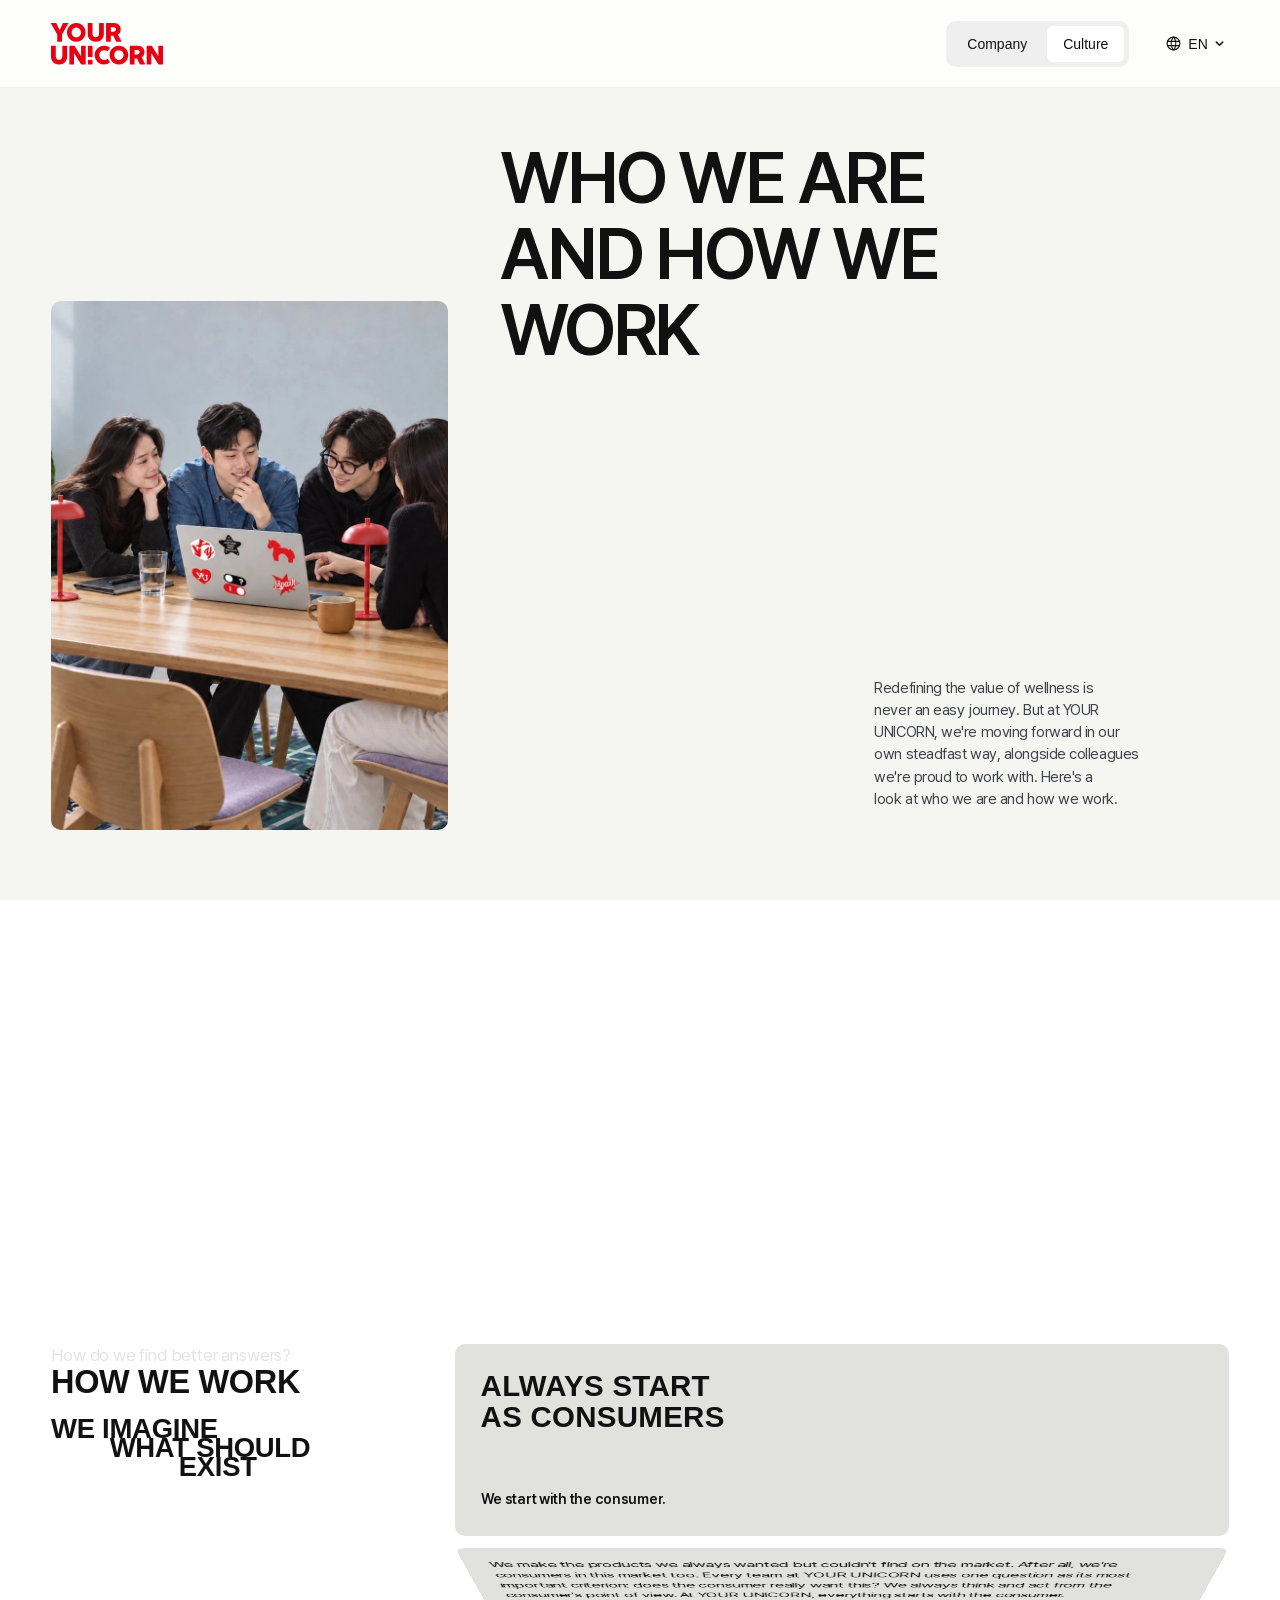
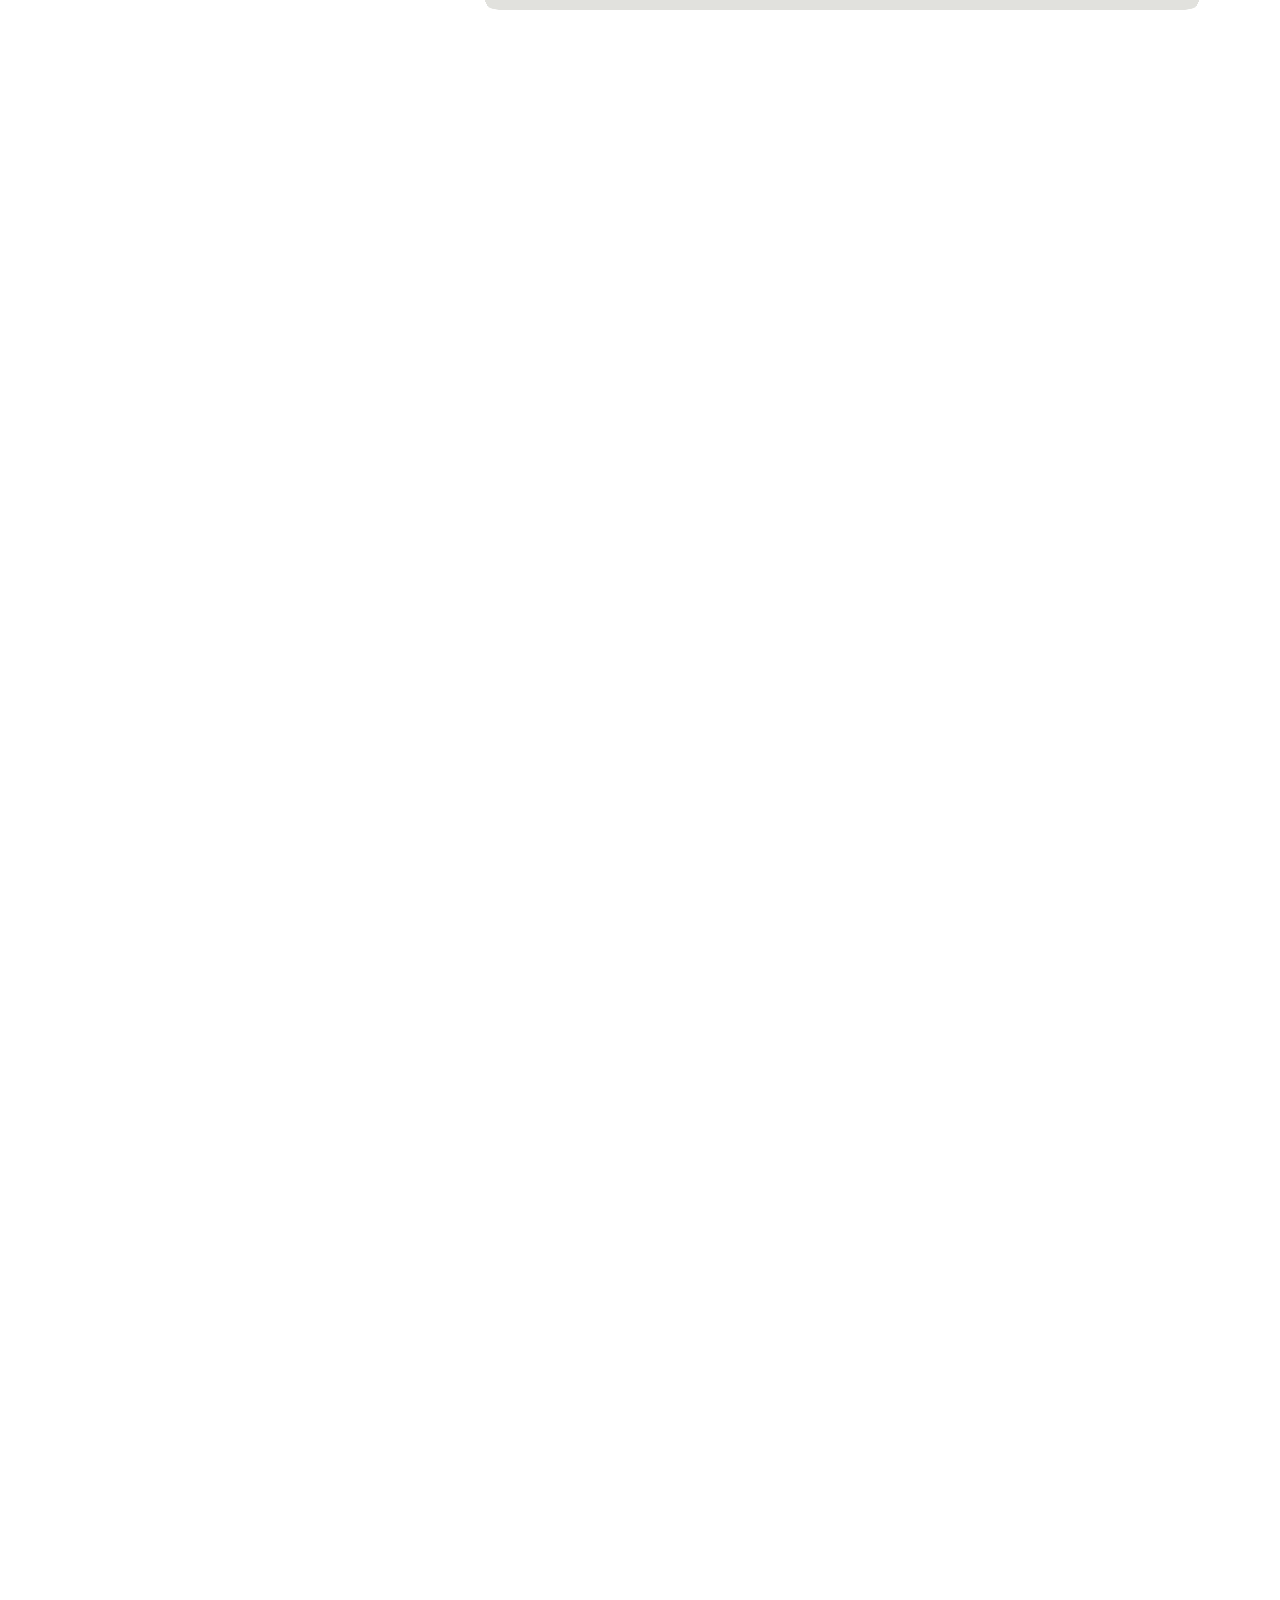
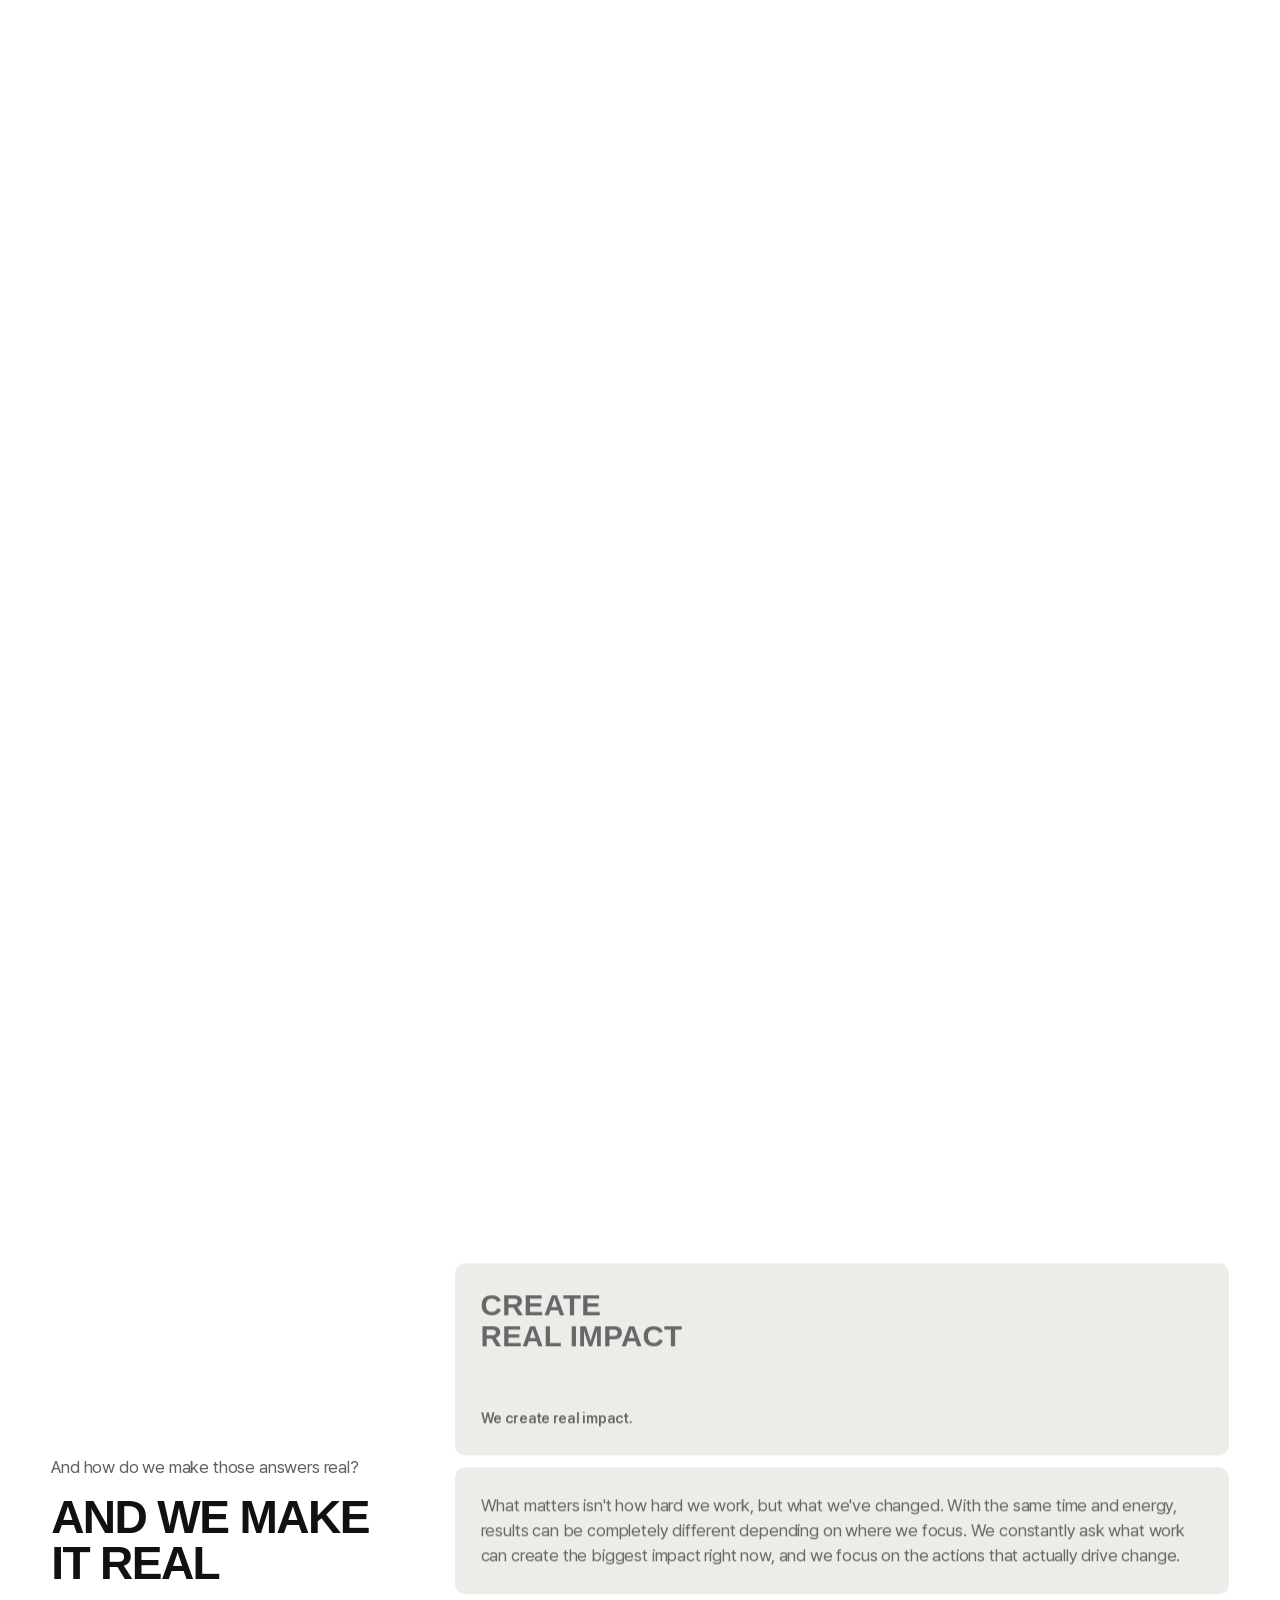
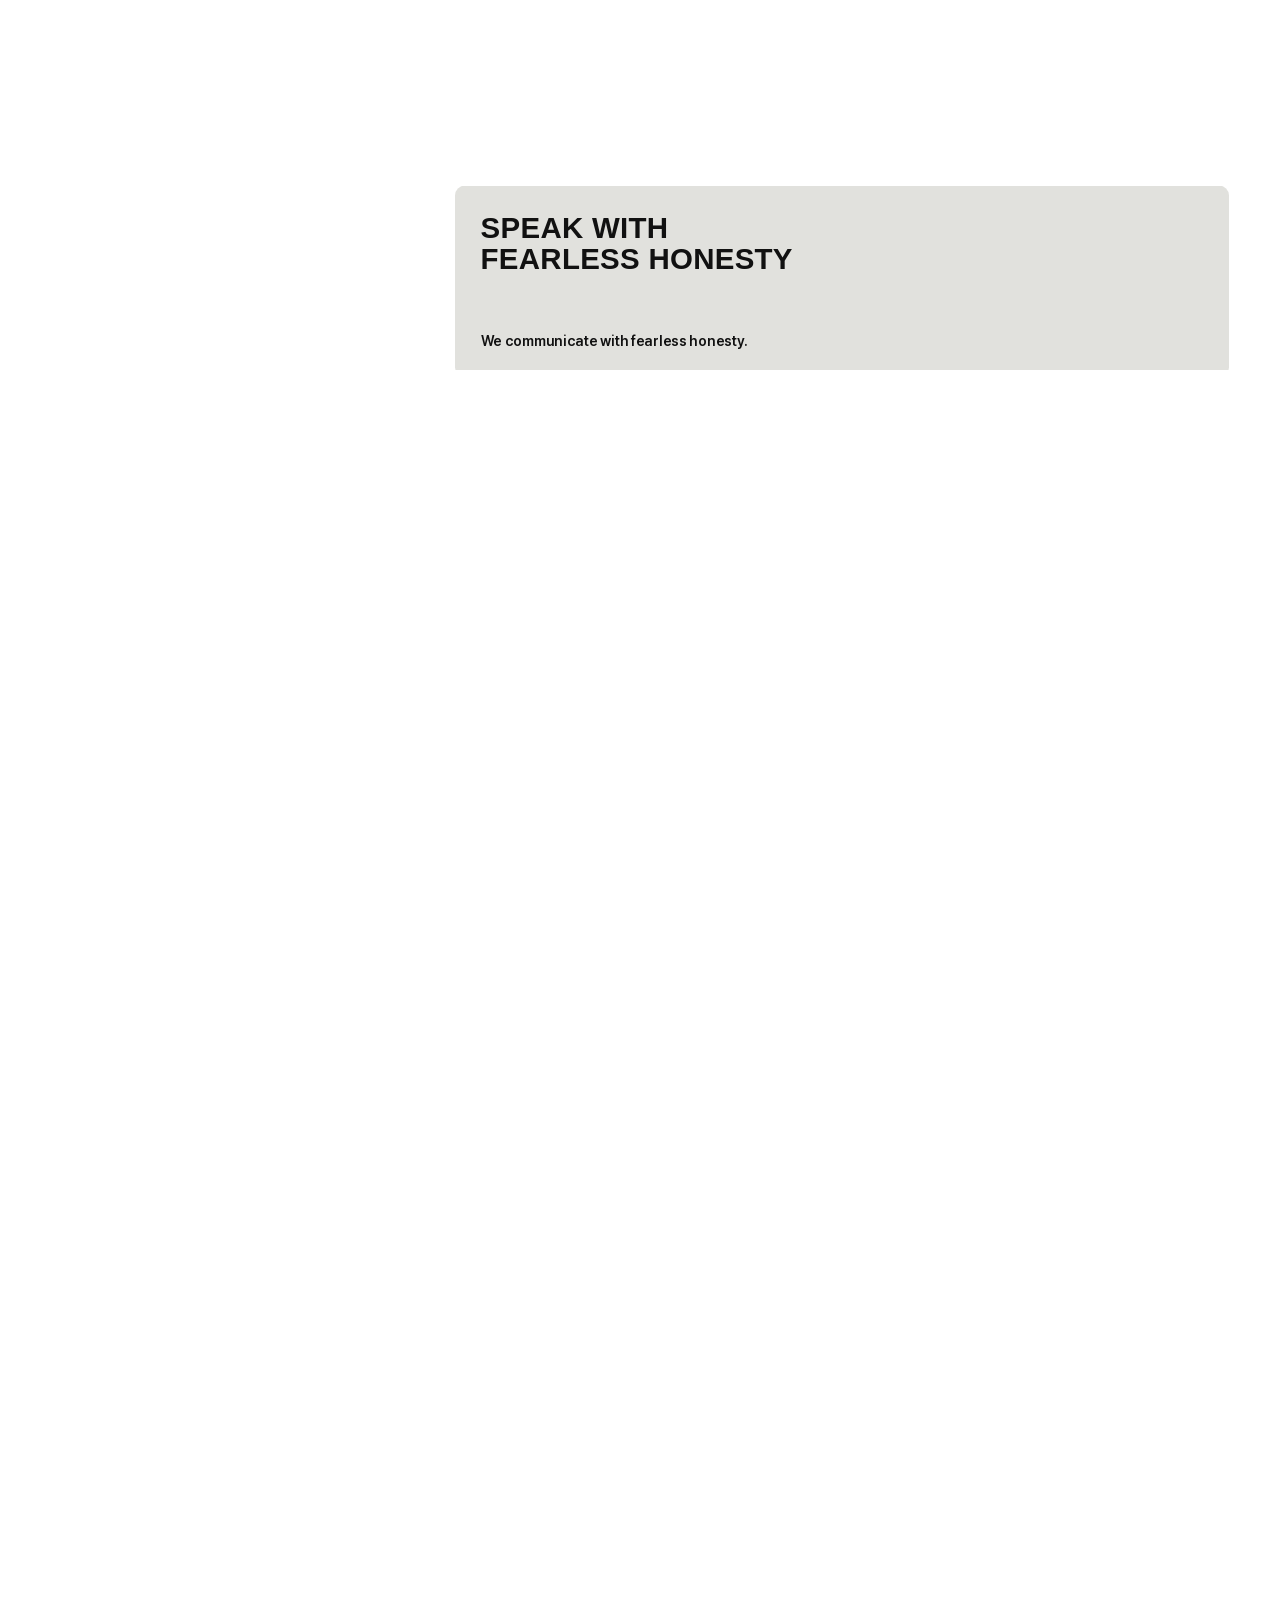
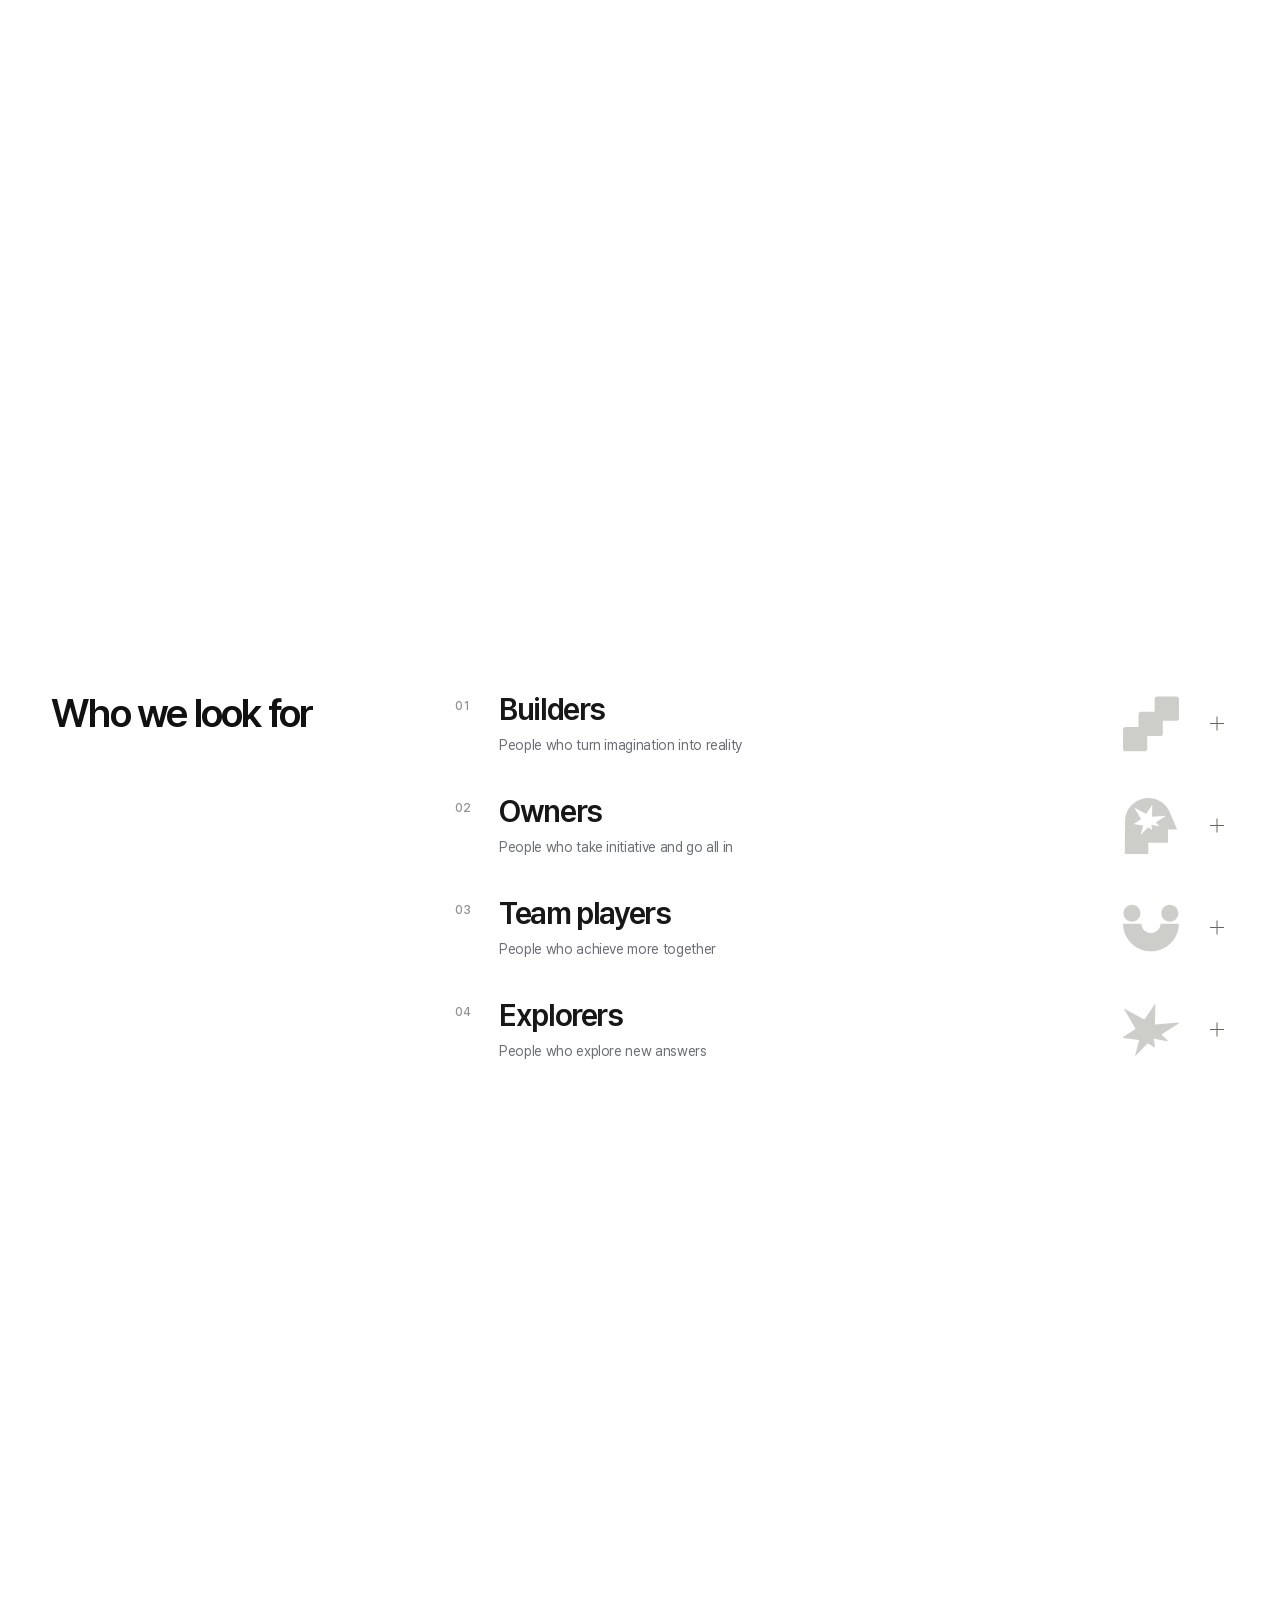
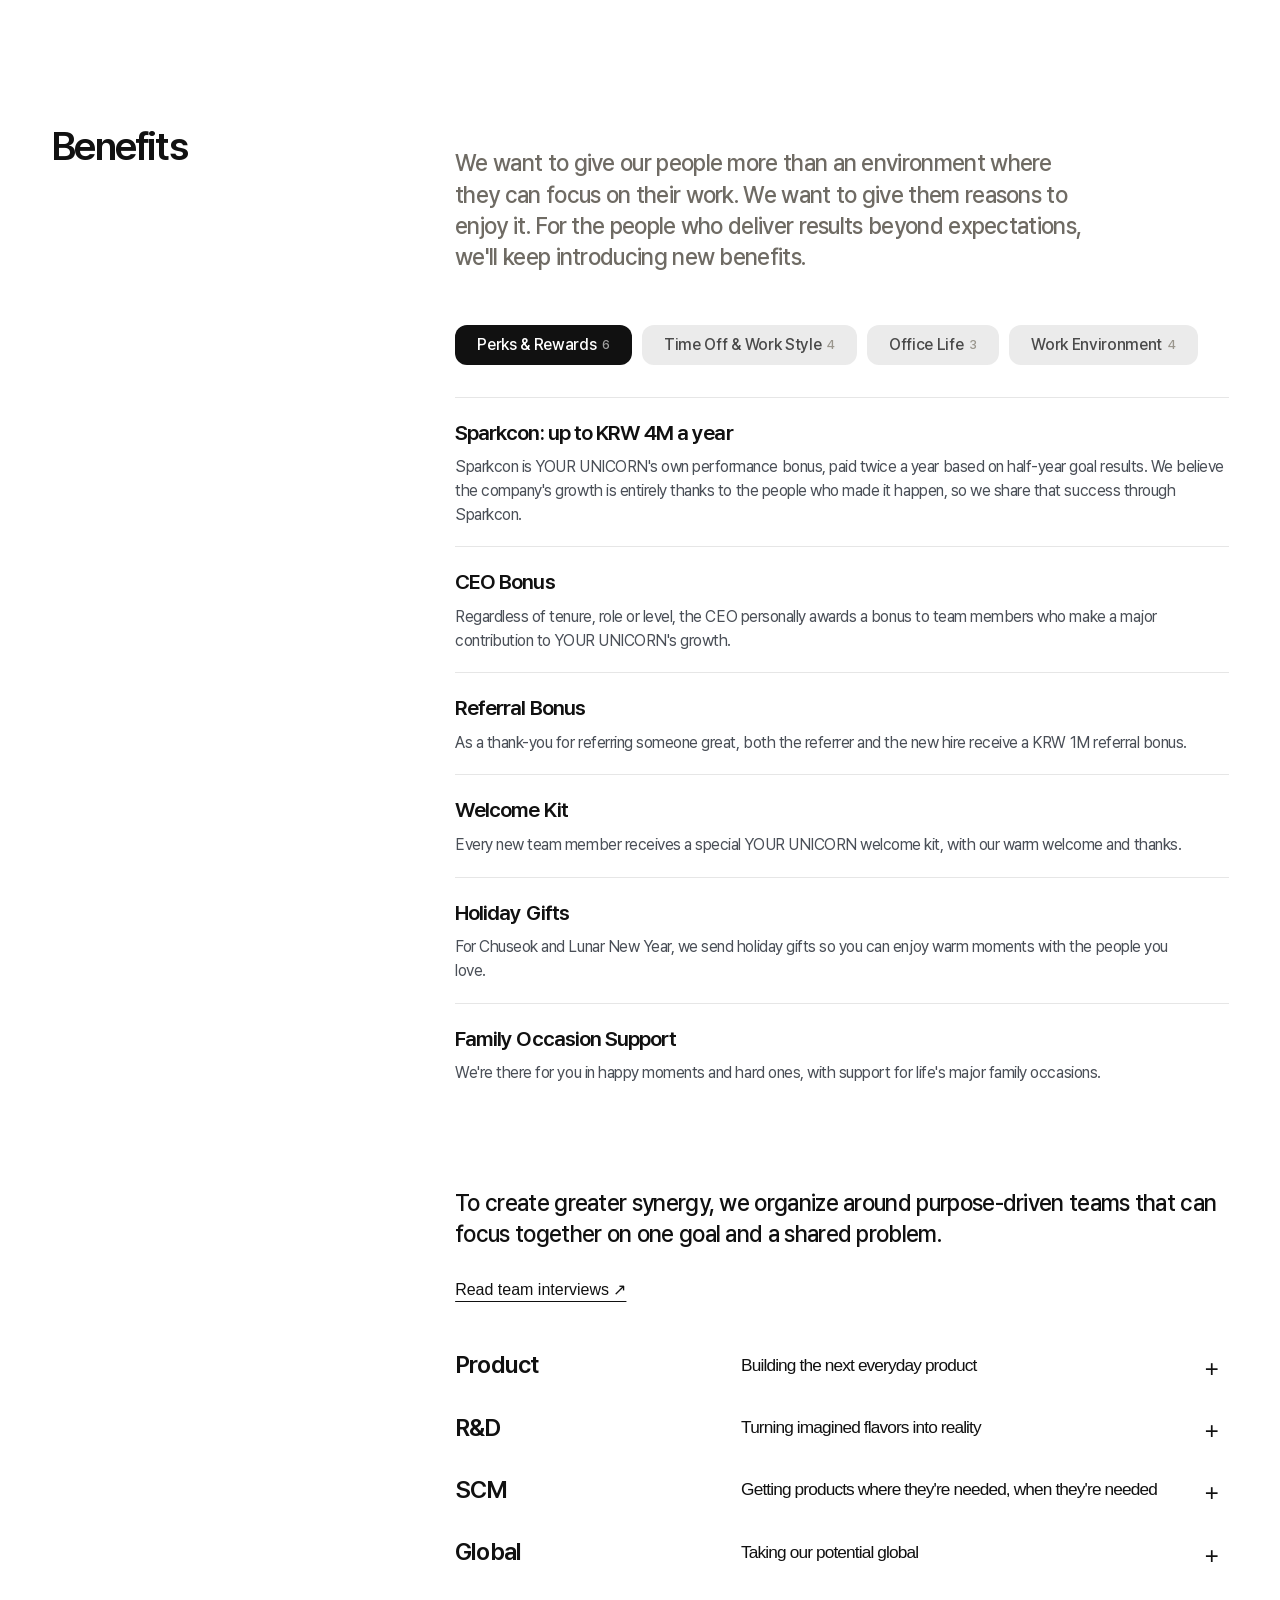
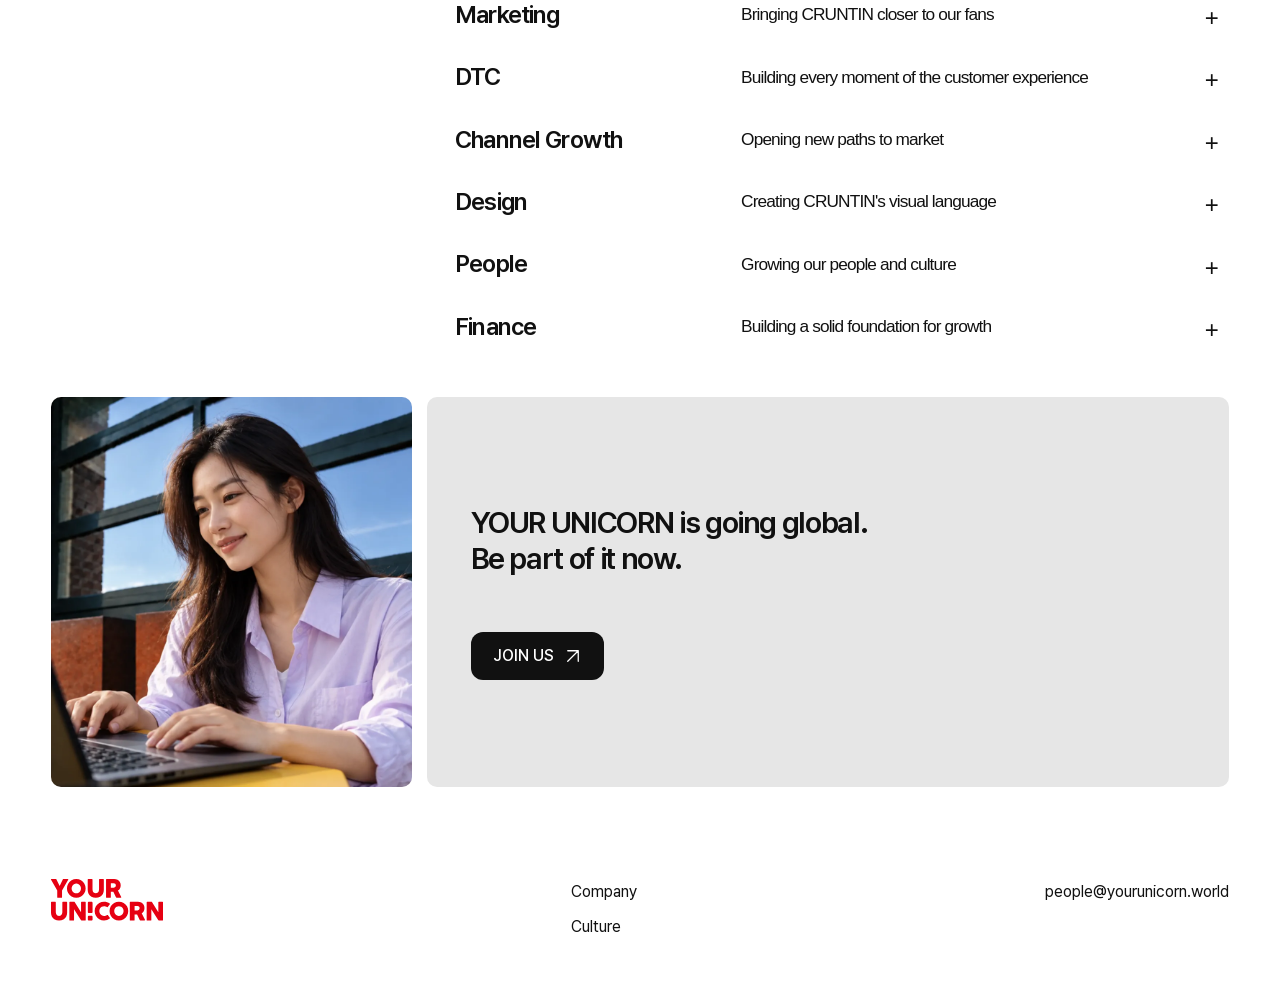
<file: en/culture/index.html>
<!doctype html>
<html lang="en"><head>
<meta charset="utf-8"><!-- seo-v3 --><title>Culture · How We Work &amp; Who We Look For — YOUR UNICORN</title><link rel="preload" href="/assets/fonts/pretendard-variable-core.woff2" as="font" type="font/woff2" crossorigin=""><meta name="description" content="Who works at YOUR UNICORN, and how? Explore how we work, who we look for (Builders · Owners · Team players · Explorers), benefits and our team."><link rel="alternate" hreflang="ko" href="https://yourunicorn.world/culture/"><link rel="alternate" hreflang="en" href="https://yourunicorn.world/en/culture/"><link rel="alternate" hreflang="ja" href="https://yourunicorn.world/jp/culture/"><link rel="alternate" hreflang="x-default" href="https://yourunicorn.world/culture/"><link rel="canonical" href="https://yourunicorn.world/en/culture/"><meta name="robots" content="noindex,nofollow"><meta property="og:type" content="website"><meta property="og:site_name" content="YOUR UNICORN"><meta property="og:locale" content="en_US"><meta property="og:url" content="https://yourunicorn.world/en/culture/"><meta property="og:title" content="Culture · How We Work &amp; Who We Look For — YOUR UNICORN"><meta property="og:description" content="Who works at YOUR UNICORN, and how? Explore how we work, who we look for (Builders · Owners · Team players · Explorers), benefits and our team."><meta property="og:image" content="https://yourunicorn.world/assets/og-logo.png"><meta property="og:image:width" content="1200"><meta property="og:image:height" content="630"><meta property="og:image:alt" content="YOUR UNICORN logo"><meta name="twitter:card" content="summary_large_image"><meta name="twitter:title" content="Culture · How We Work &amp; Who We Look For — YOUR UNICORN"><meta name="twitter:description" content="Who works at YOUR UNICORN, and how? Explore how we work, who we look for (Builders · Owners · Team players · Explorers), benefits and our team."><meta name="twitter:image" content="https://yourunicorn.world/assets/og-logo.png"><meta name="theme-color" content="#E60012"><script type="application/ld+json">{"@context":"https://schema.org","@graph":[{"@type":"Organization","@id":"https://yourunicorn.world/#org","name":"YOUR UNICORN","alternateName":"유어유니콘","url":"https://yourunicorn.world/","logo":{"@type":"ImageObject","url":"https://yourunicorn.world/assets/og-logo.png","width":1200,"height":630},"email":"people@yourunicorn.world","brand":{"@type":"Brand","name":"CRUNTIN"},"sameAs":["https://article.yourunicorn.world"]},{"@type":"WebSite","@id":"https://yourunicorn.world/#website","url":"https://yourunicorn.world/","name":"YOUR UNICORN","publisher":{"@id":"https://yourunicorn.world/#org"},"inLanguage":"ko-KR","alternateName":"유어유니콘"},{"@type":"AboutPage","@id":"https://yourunicorn.world/en/culture/#webpage","url":"https://yourunicorn.world/en/culture/","name":"Culture · How We Work & Who We Look For — YOUR UNICORN","description":"Who works at YOUR UNICORN, and how? Explore how we work, who we look for (Builders · Owners · Team players · Explorers), benefits and our team.","inLanguage":"en","isPartOf":{"@id":"https://yourunicorn.world/#website"},"about":{"@id":"https://yourunicorn.world/#org"},"primaryImageOfPage":{"@type":"ImageObject","url":"https://yourunicorn.world/assets/og-logo.png"},"dateModified":"2026-11-01","breadcrumb":{"@id":"https://yourunicorn.world/en/culture/#breadcrumb"}},{"@type":"BreadcrumbList","@id":"https://yourunicorn.world/en/culture/#breadcrumb","itemListElement":[{"@type":"ListItem","position":1,"name":"YOUR UNICORN","item":"https://yourunicorn.world/en/"},{"@type":"ListItem","position":2,"name":"Culture","item":"https://yourunicorn.world/en/culture/"}]}]}</script><!-- /seo-v3 -->
<meta name="viewport" content="width=device-width, initial-scale=1">











<link rel="preconnect" href="https://fonts.googleapis.com/">
<link rel="preconnect" href="https://fonts.gstatic.com/" crossorigin="">
<link href="https://fonts.googleapis.com/css2?family=Lexend+Deca:wght@400;500;600;700;800&amp;family=Onest:wght@400;500;600;700;800&amp;family=Viga&amp;display=swap" rel="stylesheet">





<script defer="" src="/approved-article.js?v=4aafb7d9"></script><link rel="stylesheet" href="/source/v2-culture.css?v=6e3283ad"><link rel="stylesheet" href="/approved.css?v=08c0035f"><link rel="stylesheet" href="/approved-v3.css?v=ac3a3d2b"><script defer="" src="/approved-preview.js?v=48d51cba"></script><style id="preview-talent-icons">.talent-symbol svg{width:56px!important;height:56px!important;object-fit:contain}.talent-symbol svg path,.talent-symbol svg rect{fill:currentColor}</style><style id="preview-talent-motion">
.talent-item{transition:background .6s cubic-bezier(.22,1,.36,1)}
.talent-symbol{transition:color .6s cubic-bezier(.22,1,.36,1),transform .7s cubic-bezier(.22,1,.36,1)}
.talent-item.is-expanded .talent-symbol{transform:translateY(-1px) scale(1.04)}
.talent-symbol.is-popping svg{animation:preview-talent-soft .8s cubic-bezier(.22,1,.36,1) both!important}
@keyframes preview-talent-soft{0%{transform:scale(.9) translateY(6px);opacity:.35}60%{opacity:1}100%{transform:none;opacity:1}}
.talent-title,.talent-index{transition:color .5s cubic-bezier(.22,1,.36,1)}
.talent-detail{transition:grid-template-rows .7s cubic-bezier(.22,1,.36,1)}
.talent-detail p{transition:opacity .5s ease .14s,transform .7s cubic-bezier(.22,1,.36,1) .06s}
.talent-item:not(.is-expanded) .talent-detail p{transition:opacity .25s ease,transform .4s ease}
.talent-indicator:before,.talent-indicator:after{transition:transform .55s cubic-bezier(.22,1,.36,1)}
@media (prefers-reduced-motion:reduce){.talent-symbol.is-popping svg{animation:none!important}}
</style><style id="preview-join-image">.art-next__visual img[src*="culture-join-laptop"]{object-position:64% 35%!important}</style><style id="preview-pretendard-local">@font-face{font-family:PretendardVariable;src:url("/assets/fonts/pretendard-variable.woff2") format("woff2");font-weight:100 900;font-style:normal;font-display:swap;unicode-range:U+1100-11FF,U+3130-318F,U+A960-A97F,U+AC02-AC03,U+AC05-AC07,U+AC09-AC0F,U+AC13-AC14,U+AC16-AC18,U+AC1A-AC1B,U+AC1E-AC30,U+AC32-AC6F,U+AC71-AC73,U+AC75-AC77,U+AC79-AC7F,U+AC82,U+AC84-AC8B,U+AC8D-AC9F,U+ACA1-ACA7,U+ACAA-ACAB,U+ACAD-ACAF,U+ACB1-ACB8,U+ACBA-ACBC,U+ACBE-ACC3,U+ACC5-ACDF,U+ACE1-ACE6,U+ACE8-ACF2,U+ACF4,U+ACF6-ACFB,U+ACFD-ACFF,U+AD01-AD03,U+AD05-AD10,U+AD12-AD4F,U+AD51-AD6B,U+AD6E-AD6F,U+AD71-AD7E,U+AD80,U+AD82-AD8B,U+AD8D-ADBF,U+ADC1-ADDB,U+ADDD-ADF7,U+ADF9-ADFB,U+ADFD-ADFF,U+AE01-AE07,U+AE0A,U+AE0C-AE2F,U+AE31-AE33,U+AE35-AE37,U+AE39-AE3F,U+AE41-AE4B,U+AE4D-AE53,U+AE55-AE5C,U+AE5E-AEBB,U+AEBD-AED7,U+AED9-AFB7,U+AFB9-AFBF,U+AFC1-AFC7,U+AFC9-B00B,U+B00D-B01B,U+B01D-B049,U+B04B,U+B04D-B05C,U+B05E-B07B,U+B07D-B097,U+B099-B09B,U+B09D-B0A7,U+B0A9-B0AD,U+B0AF-B0B3,U+B0B5-B0B7,U+B0B9-B0BB,U+B0BD-B0C4,U+B0C6-B0CF,U+B0D1-B107,U+B109-B10F,U+B111-B112,U+B114-B117,U+B119-B123,U+B125-B13F,U+B141-B143,U+B145-B177,U+B179-B17B,U+B17D-B191,U+B194-B203,U+B205-B207,U+B209-B213,U+B216-B273,U+B275-B28F,U+B291-B293,U+B295-B297,U+B299-B2A4,U+B2A7-B2C7,U+B2C9-B2CB,U+B2CD-B2D7,U+B2D9-B2E3,U+B2E5-B2E7,U+B2E9-B2EA,U+B2ED-B2F3,U+B2F6-B2F8,U+B2FA-B2FE,U+B301-B353,U+B356-B357,U+B359-B35B,U+B35D-B363,U+B365-B368,U+B36A-B36D,U+B36F,U+B371-B373,U+B375-B3C3,U+B3C6-B3CB,U+B3CD-B3D8,U+B3DA-B3FB,U+B3FD-B417,U+B419-B41B,U+B41D-B41F,U+B421-B428,U+B42A-B44F,U+B451-B453,U+B455-B457,U+B459-B4A3,U+B4A5-B4B6,U+B4B8-B4DB,U+B4DE-B4DF,U+B4E1-B4E3,U+B4E5-B4EB,U+B4EE-B4F0,U+B4F2-B513,U+B515-B528,U+B52A-B52F,U+B531-B54B,U+B54D-B54F,U+B551-B5A3,U+B5A5-B5A7,U+B5A9-B5BA,U+B5BC-B60F,U+B611-B6EF,U+B6F1-B727,U+B729-B73A,U+B73C-B743,U+B745-B75F,U+B761-B77B,U+B77D-B77F,U+B781-B78B,U+B78E-B78F,U+B791-B797,U+B79A-B79B,U+B79D-B7AA,U+B7AC,U+B7AE-B7B4,U+B7B6-B7C8,U+B7CA-B7EB,U+B7ED-B7EF,U+B7F1-B7F3,U+B7F5-B7FB,U+B7FE-B806,U+B809-B80B,U+B80D-B823,U+B826-B827,U+B829-B82B,U+B82D-B837,U+B839-B83F,U+B841-B85B,U+B85E-B85F,U+B861-B863,U+B865-B86C,U+B86E,U+B870-B8AF,U+B8B1-B8CB,U+B8CD-B8E7,U+B8E9-B8F8,U+B8FA-B957,U+B959-B973,U+B975-B977,U+B979-B97B,U+B97D-B983,U+B986-B988,U+B98A-B9AB,U+B9AE-B9AF,U+B9B1-B9B3,U+B9B5-B9BB,U+B9BE-B9C0,U+B9C2-B9C7,U+B9C9-B9CB,U+B9CD,U+B9CF,U+B9D1-B9DA,U+B9DC,U+B9DF-B9E3,U+B9E5-B9E7,U+B9E9-BA37,U+BA3A-BA3B,U+BA3D-BA47,U+BA49-BA53,U+BA55-BA57,U+BA59-BA6F,U+BA71-BA73,U+BA75-BA84,U+BA86-BAA7,U+BAAA-BAAB,U+BAAD-BAAF,U+BAB1-BABA,U+BABC-BB33,U+BB35,U+BB37,U+BB39-BB3A,U+BB3D-BBAB,U+BBAD-BBBF,U+BBC1-BBF7,U+BBF9-BBFB,U+BBFD-BBFE,U+BC01-BC0E,U+BC10,U+BC12-BC13,U+BC17,U+BC19-BC1A,U+BC1D-BC24,U+BC26-BC28,U+BC2A-BC2F,U+BC32-BC83,U+BC85-BC87,U+BC89-BC8B,U+BC8D-BC93,U+BC96-BC9F,U+BCA1-BCA3,U+BCA5-BCA7,U+BCA9-BCBF,U+BCC1-BCC3,U+BCC5-BCF3,U+BCF6-BCF7,U+BCF9-BCFB,U+BCFD-BD04,U+BD06-BD0F,U+BD11-BD7F,U+BD82-BD83,U+BD85-BD87,U+BD89-BD98,U+BD9A-BDEF,U+BDF1-BE0B,U+BE0D-BE13,U+BE15-BE43,U+BE45-BE47,U+BE49-BE4B,U+BE4D-BE5F,U+BE61-BE67,U+BE69-C05B,U+C05D-C0AB,U+C0AE-C0AF,U+C0B1-C0B3,U+C0B5-C0BB,U+C0BD-C0C0,U+C0C2-C0C7,U+C0CA-C0DC,U+C0DE-C11B,U+C11E-C11F,U+C121-C123,U+C125-C130,U+C132-C137,U+C13A-C13B,U+C13D-C14A,U+C14C-C153,U+C155-C157,U+C159-C18B,U+C18E-C193,U+C195-C1A0,U+C1A2-C1DF,U+C1E1-C1FB,U+C1FD-C20C,U+C20E-C217,U+C219-C21B,U+C21D-C227,U+C229-C24F,U+C251-C26B,U+C26D-C27C,U+C27E-C2A3,U+C2A5-C2AB,U+C2AD-C2B4,U+C2B6-C2DB,U+C2DE-C2DF,U+C2E1-C2E3,U+C2E5-C2EB,U+C2ED-C2F5,U+C2F7-C312,U+C314-C367,U+C369-C4EF,U+C4F1-C4F3,U+C4F5-C4F7,U+C4F9-C527,U+C52A-C538,U+C53A-C543,U+C545-C547,U+C549,U+C54B,U+C54D-C554,U+C556-C557,U+C55A-C55D,U+C55F,U+C562-C57B,U+C57E-C590,U+C592-C597,U+C599-C5B3,U+C5B6-C5B7,U+C5B9-C5BB,U+C5BD-C5C3,U+C5C9-C5CF,U+C5D2-C5D3,U+C5D5-C5EB,U+C5EE-C5EF,U+C5F1-C5F3,U+C5F5-C5FC,U+C5FE-C5FF,U+C602-C604,U+C607,U+C609-C623,U+C625-C627,U+C629-C62B,U+C62D,U+C62F-C633,U+C635-C63F,U+C641-C643,U+C645-C653,U+C655-C677,U+C679-C67B,U+C67D-C693,U+C695-C6A8,U+C6AA-C6AF,U+C6B1-C6B3,U+C6B5-C6B7,U+C6B9-C6BF,U+C6C1-C6C2,U+C6C4-C6CB,U+C6CD-C6CF,U+C6D1-C6D3,U+C6D5-C6EF,U+C6F1-C703,U+C705-C716,U+C718-C71F,U+C721-C727,U+C729-C73B,U+C73D-C73F,U+C741-C743,U+C745-C74B,U+C74D-C750,U+C752-C757,U+C759-C773,U+C775-C777,U+C779-C77B,U+C77E-C783,U+C786-C787,U+C789-C78F,U+C792-C797,U+C799-C7A0,U+C7A2-C7A4,U+C7A6-C7AB,U+C7AD-C7C0,U+C7C2-C7FF,U+C802-C803,U+C805-C807,U+C809-C80F,U+C812-C814,U+C816-C81B,U+C81D-C837,U+C839-C84B,U+C84D-C86F,U+C871-C873,U+C875-C884,U+C886-C88A,U+C88D-C8FB,U+C8FD-C8FF,U+C901-C903,U+C905-C910,U+C912-C987,U+C98A-C98F,U+C991-C99C,U+C99E-C9BF,U+C9C2-C9C3,U+C9C5-C9C7,U+C9C9-C9CF,U+C9D2-C9DB,U+C9DE-C9E6,U+C9E8-C9F7,U+C9F9-CABC,U+CABE-CABF,U+CAC1-CC0C,U+CC0E-CC0F,U+CC11-CC27,U+CC2A-CC37,U+CC39-CC3C,U+CC3F-CC43,U+CC45-CC56,U+CC58,U+CC5A-CC5F,U+CC61-CC97,U+CC99-CC9B,U+CC9D-CC9F,U+CCA1-CCAA,U+CCAC,U+CCAE-CCB3,U+CCB5-CCCF,U+CCD1-CCE3,U+CCE5-CD07,U+CD09-CD1C,U+CD1E-CD5B,U+CD5D-CD93,U+CD96-CD97,U+CD99-CD9B,U+CD9D-CDA3,U+CDA5-CDA8,U+CDAA-CDAF,U+CDB1-CDC3,U+CDC5-CDE7,U+CDE9-CE1F,U+CE22-CE57,U+CE59-CE5B,U+CE5D-CE67,U+CE6A-CE73,U+CE75-CE77,U+CE79-CE8F,U+CE91-CEA0,U+CEA2-CEE3,U+CEE5-CEE7,U+CEE9-CEEB,U+CEED-CEF3,U+CEF5-CEFF,U+CF01-CF12,U+CF14-CF53,U+CF55-CF57,U+CF59-CF5B,U+CF5D-CF6F,U+CF71-CFDF,U+CFE1-D003,U+D005-D04F,U+D051-D06B,U+D06D-D06F,U+D071-D073,U+D075-D07B,U+D07D-D0A3,U+D0A5-D0A7,U+D0A9-D0B8,U+D0BA-D0BF,U+D0C2-D0C3,U+D0C5-D0CF,U+D0D1-D0D2,U+D0D4-D0DB,U+D0DE-D0EC,U+D0EE-D12F,U+D131-D133,U+D135-D14B,U+D14E-D14F,U+D151-D19F,U+D1A2-D1B0,U+D1B2-D1B4,U+D1B6-D1F3,U+D1F5-D27F,U+D281-D2B7,U+D2BA-D2BB,U+D2BD-D2BF,U+D2C1-D2EF,U+D2F1-D2F3,U+D2F5-D2FF,U+D301-D304,U+D306-D30B,U+D30D-D30F,U+D311-D31C,U+D31E-D327,U+D32A-D32B,U+D32D-D37B,U+D37D-D397,U+D399-D3AA,U+D3AC-D3B3,U+D3B5-D3B7,U+D3B9-D3BB,U+D3BD-D3C8,U+D3CA-D3EB,U+D3EE-D3EF,U+D3F1-D3F3,U+D3F5-D3FB,U+D3FD-D45B,U+D45D-D47F,U+D481-D487,U+D489-D503,U+D505-D50B,U+D50D-D53B,U+D53E-D543,U+D545-D54E,U+D550,U+D552-D557,U+D559-D55B,U+D55D-D55F,U+D561-D567,U+D56A-D56C,U+D56E-D573,U+D575-D583,U+D585-D587,U+D58A-D5A4,U+D5A6-D5C7,U+D5C9-D5D7,U+D5D9-D5E3,U+D5E5-D5EB,U+D5ED-D5FF,U+D601-D603,U+D605-D610,U+D612-D614,U+D616-D61B,U+D61D-D637,U+D63A-D647,U+D649-D653,U+D656-D657,U+D659-D65B,U+D65D-D668,U+D66A-D68B,U+D68E-D6A7,U+D6A9-D6C3,U+D6C5-D717,U+D719-D733,U+D735-D74F,U+D751-D753,U+D755-D76B,U+D76D-D76F,U+D771-D787,U+D789-D797,U+D79A-D7FF}@font-face{font-family:Pretendard;src:url("/assets/fonts/pretendard-800.woff2") format("woff2");font-weight:800;font-style:normal;font-display:swap;unicode-range:U+1100-11FF,U+3130-318F,U+A960-A97F,U+AC02-AC03,U+AC05-AC07,U+AC09-AC0F,U+AC13-AC14,U+AC16-AC18,U+AC1A-AC1B,U+AC1E-AC30,U+AC32-AC6F,U+AC71-AC73,U+AC75-AC77,U+AC79-AC7F,U+AC82,U+AC84-AC8B,U+AC8D-AC9F,U+ACA1-ACA7,U+ACAA-ACAB,U+ACAD-ACAF,U+ACB1-ACB8,U+ACBA-ACBC,U+ACBE-ACC3,U+ACC5-ACDF,U+ACE1-ACE6,U+ACE8-ACF2,U+ACF4,U+ACF6-ACFB,U+ACFD-ACFF,U+AD01-AD03,U+AD05-AD10,U+AD12-AD4F,U+AD51-AD6B,U+AD6E-AD6F,U+AD71-AD7E,U+AD80,U+AD82-AD8B,U+AD8D-ADBF,U+ADC1-ADDB,U+ADDD-ADF7,U+ADF9-ADFB,U+ADFD-ADFF,U+AE01-AE07,U+AE0A,U+AE0C-AE2F,U+AE31-AE33,U+AE35-AE37,U+AE39-AE3F,U+AE41-AE4B,U+AE4D-AE53,U+AE55-AE5C,U+AE5E-AEBB,U+AEBD-AED7,U+AED9-AFB7,U+AFB9-AFBF,U+AFC1-AFC7,U+AFC9-B00B,U+B00D-B01B,U+B01D-B049,U+B04B,U+B04D-B05C,U+B05E-B07B,U+B07D-B097,U+B099-B09B,U+B09D-B0A7,U+B0A9-B0AD,U+B0AF-B0B3,U+B0B5-B0B7,U+B0B9-B0BB,U+B0BD-B0C4,U+B0C6-B0CF,U+B0D1-B107,U+B109-B10F,U+B111-B112,U+B114-B117,U+B119-B123,U+B125-B13F,U+B141-B143,U+B145-B177,U+B179-B17B,U+B17D-B191,U+B194-B203,U+B205-B207,U+B209-B213,U+B216-B273,U+B275-B28F,U+B291-B293,U+B295-B297,U+B299-B2A4,U+B2A7-B2C7,U+B2C9-B2CB,U+B2CD-B2D7,U+B2D9-B2E3,U+B2E5-B2E7,U+B2E9-B2EA,U+B2ED-B2F3,U+B2F6-B2F8,U+B2FA-B2FE,U+B301-B353,U+B356-B357,U+B359-B35B,U+B35D-B363,U+B365-B368,U+B36A-B36D,U+B36F,U+B371-B373,U+B375-B3C3,U+B3C6-B3CB,U+B3CD-B3D8,U+B3DA-B3FB,U+B3FD-B417,U+B419-B41B,U+B41D-B41F,U+B421-B428,U+B42A-B44F,U+B451-B453,U+B455-B457,U+B459-B4A3,U+B4A5-B4B6,U+B4B8-B4DB,U+B4DE-B4DF,U+B4E1-B4E3,U+B4E5-B4EB,U+B4EE-B4F0,U+B4F2-B513,U+B515-B528,U+B52A-B52F,U+B531-B54B,U+B54D-B54F,U+B551-B5A3,U+B5A5-B5A7,U+B5A9-B5BA,U+B5BC-B60F,U+B611-B6EF,U+B6F1-B727,U+B729-B73A,U+B73C-B743,U+B745-B75F,U+B761-B77B,U+B77D-B77F,U+B781-B78B,U+B78E-B78F,U+B791-B797,U+B79A-B79B,U+B79D-B7AA,U+B7AC,U+B7AE-B7B4,U+B7B6-B7C8,U+B7CA-B7EB,U+B7ED-B7EF,U+B7F1-B7F3,U+B7F5-B7FB,U+B7FE-B806,U+B809-B80B,U+B80D-B823,U+B826-B827,U+B829-B82B,U+B82D-B837,U+B839-B83F,U+B841-B85B,U+B85E-B85F,U+B861-B863,U+B865-B86C,U+B86E,U+B870-B8AF,U+B8B1-B8CB,U+B8CD-B8E7,U+B8E9-B8F8,U+B8FA-B957,U+B959-B973,U+B975-B977,U+B979-B97B,U+B97D-B983,U+B986-B988,U+B98A-B9AB,U+B9AE-B9AF,U+B9B1-B9B3,U+B9B5-B9BB,U+B9BE-B9C0,U+B9C2-B9C7,U+B9C9-B9CB,U+B9CD,U+B9CF,U+B9D1-B9DA,U+B9DC,U+B9DF-B9E3,U+B9E5-B9E7,U+B9E9-BA37,U+BA3A-BA3B,U+BA3D-BA47,U+BA49-BA53,U+BA55-BA57,U+BA59-BA6F,U+BA71-BA73,U+BA75-BA84,U+BA86-BAA7,U+BAAA-BAAB,U+BAAD-BAAF,U+BAB1-BABA,U+BABC-BB33,U+BB35,U+BB37,U+BB39-BB3A,U+BB3D-BBAB,U+BBAD-BBBF,U+BBC1-BBF7,U+BBF9-BBFB,U+BBFD-BBFE,U+BC01-BC0E,U+BC10,U+BC12-BC13,U+BC17,U+BC19-BC1A,U+BC1D-BC24,U+BC26-BC28,U+BC2A-BC2F,U+BC32-BC83,U+BC85-BC87,U+BC89-BC8B,U+BC8D-BC93,U+BC96-BC9F,U+BCA1-BCA3,U+BCA5-BCA7,U+BCA9-BCBF,U+BCC1-BCC3,U+BCC5-BCF3,U+BCF6-BCF7,U+BCF9-BCFB,U+BCFD-BD04,U+BD06-BD0F,U+BD11-BD7F,U+BD82-BD83,U+BD85-BD87,U+BD89-BD98,U+BD9A-BDEF,U+BDF1-BE0B,U+BE0D-BE13,U+BE15-BE43,U+BE45-BE47,U+BE49-BE4B,U+BE4D-BE5F,U+BE61-BE67,U+BE69-C05B,U+C05D-C0AB,U+C0AE-C0AF,U+C0B1-C0B3,U+C0B5-C0BB,U+C0BD-C0C0,U+C0C2-C0C7,U+C0CA-C0DC,U+C0DE-C11B,U+C11E-C11F,U+C121-C123,U+C125-C130,U+C132-C137,U+C13A-C13B,U+C13D-C14A,U+C14C-C153,U+C155-C157,U+C159-C18B,U+C18E-C193,U+C195-C1A0,U+C1A2-C1DF,U+C1E1-C1FB,U+C1FD-C20C,U+C20E-C217,U+C219-C21B,U+C21D-C227,U+C229-C24F,U+C251-C26B,U+C26D-C27C,U+C27E-C2A3,U+C2A5-C2AB,U+C2AD-C2B4,U+C2B6-C2DB,U+C2DE-C2DF,U+C2E1-C2E3,U+C2E5-C2EB,U+C2ED-C2F5,U+C2F7-C312,U+C314-C367,U+C369-C4EF,U+C4F1-C4F3,U+C4F5-C4F7,U+C4F9-C527,U+C52A-C538,U+C53A-C543,U+C545-C547,U+C549,U+C54B,U+C54D-C554,U+C556-C557,U+C55A-C55D,U+C55F,U+C562-C57B,U+C57E-C590,U+C592-C597,U+C599-C5B3,U+C5B6-C5B7,U+C5B9-C5BB,U+C5BD-C5C3,U+C5C9-C5CF,U+C5D2-C5D3,U+C5D5-C5EB,U+C5EE-C5EF,U+C5F1-C5F3,U+C5F5-C5FC,U+C5FE-C5FF,U+C602-C604,U+C607,U+C609-C623,U+C625-C627,U+C629-C62B,U+C62D,U+C62F-C633,U+C635-C63F,U+C641-C643,U+C645-C653,U+C655-C677,U+C679-C67B,U+C67D-C693,U+C695-C6A8,U+C6AA-C6AF,U+C6B1-C6B3,U+C6B5-C6B7,U+C6B9-C6BF,U+C6C1-C6C2,U+C6C4-C6CB,U+C6CD-C6CF,U+C6D1-C6D3,U+C6D5-C6EF,U+C6F1-C703,U+C705-C716,U+C718-C71F,U+C721-C727,U+C729-C73B,U+C73D-C73F,U+C741-C743,U+C745-C74B,U+C74D-C750,U+C752-C757,U+C759-C773,U+C775-C777,U+C779-C77B,U+C77E-C783,U+C786-C787,U+C789-C78F,U+C792-C797,U+C799-C7A0,U+C7A2-C7A4,U+C7A6-C7AB,U+C7AD-C7C0,U+C7C2-C7FF,U+C802-C803,U+C805-C807,U+C809-C80F,U+C812-C814,U+C816-C81B,U+C81D-C837,U+C839-C84B,U+C84D-C86F,U+C871-C873,U+C875-C884,U+C886-C88A,U+C88D-C8FB,U+C8FD-C8FF,U+C901-C903,U+C905-C910,U+C912-C987,U+C98A-C98F,U+C991-C99C,U+C99E-C9BF,U+C9C2-C9C3,U+C9C5-C9C7,U+C9C9-C9CF,U+C9D2-C9DB,U+C9DE-C9E6,U+C9E8-C9F7,U+C9F9-CABC,U+CABE-CABF,U+CAC1-CC0C,U+CC0E-CC0F,U+CC11-CC27,U+CC2A-CC37,U+CC39-CC3C,U+CC3F-CC43,U+CC45-CC56,U+CC58,U+CC5A-CC5F,U+CC61-CC97,U+CC99-CC9B,U+CC9D-CC9F,U+CCA1-CCAA,U+CCAC,U+CCAE-CCB3,U+CCB5-CCCF,U+CCD1-CCE3,U+CCE5-CD07,U+CD09-CD1C,U+CD1E-CD5B,U+CD5D-CD93,U+CD96-CD97,U+CD99-CD9B,U+CD9D-CDA3,U+CDA5-CDA8,U+CDAA-CDAF,U+CDB1-CDC3,U+CDC5-CDE7,U+CDE9-CE1F,U+CE22-CE57,U+CE59-CE5B,U+CE5D-CE67,U+CE6A-CE73,U+CE75-CE77,U+CE79-CE8F,U+CE91-CEA0,U+CEA2-CEE3,U+CEE5-CEE7,U+CEE9-CEEB,U+CEED-CEF3,U+CEF5-CEFF,U+CF01-CF12,U+CF14-CF53,U+CF55-CF57,U+CF59-CF5B,U+CF5D-CF6F,U+CF71-CFDF,U+CFE1-D003,U+D005-D04F,U+D051-D06B,U+D06D-D06F,U+D071-D073,U+D075-D07B,U+D07D-D0A3,U+D0A5-D0A7,U+D0A9-D0B8,U+D0BA-D0BF,U+D0C2-D0C3,U+D0C5-D0CF,U+D0D1-D0D2,U+D0D4-D0DB,U+D0DE-D0EC,U+D0EE-D12F,U+D131-D133,U+D135-D14B,U+D14E-D14F,U+D151-D19F,U+D1A2-D1B0,U+D1B2-D1B4,U+D1B6-D1F3,U+D1F5-D27F,U+D281-D2B7,U+D2BA-D2BB,U+D2BD-D2BF,U+D2C1-D2EF,U+D2F1-D2F3,U+D2F5-D2FF,U+D301-D304,U+D306-D30B,U+D30D-D30F,U+D311-D31C,U+D31E-D327,U+D32A-D32B,U+D32D-D37B,U+D37D-D397,U+D399-D3AA,U+D3AC-D3B3,U+D3B5-D3B7,U+D3B9-D3BB,U+D3BD-D3C8,U+D3CA-D3EB,U+D3EE-D3EF,U+D3F1-D3F3,U+D3F5-D3FB,U+D3FD-D45B,U+D45D-D47F,U+D481-D487,U+D489-D503,U+D505-D50B,U+D50D-D53B,U+D53E-D543,U+D545-D54E,U+D550,U+D552-D557,U+D559-D55B,U+D55D-D55F,U+D561-D567,U+D56A-D56C,U+D56E-D573,U+D575-D583,U+D585-D587,U+D58A-D5A4,U+D5A6-D5C7,U+D5C9-D5D7,U+D5D9-D5E3,U+D5E5-D5EB,U+D5ED-D5FF,U+D601-D603,U+D605-D610,U+D612-D614,U+D616-D61B,U+D61D-D637,U+D63A-D647,U+D649-D653,U+D656-D657,U+D659-D65B,U+D65D-D668,U+D66A-D68B,U+D68E-D6A7,U+D6A9-D6C3,U+D6C5-D717,U+D719-D733,U+D735-D74F,U+D751-D753,U+D755-D76B,U+D76D-D76F,U+D771-D787,U+D789-D797,U+D79A-D7FF}@font-face{font-family:Pretendard;src:url("/assets/fonts/pretendard-700.woff2") format("woff2");font-weight:800;font-style:normal;font-display:swap;unicode-range:U+1100-11FF,U+3130-318F,U+A960-A97F,U+AC02-AC03,U+AC05-AC07,U+AC09-AC0F,U+AC13-AC14,U+AC16-AC18,U+AC1A-AC1B,U+AC1E-AC30,U+AC32-AC6F,U+AC71-AC73,U+AC75-AC77,U+AC79-AC7F,U+AC82,U+AC84-AC8B,U+AC8D-AC9F,U+ACA1-ACA7,U+ACAA-ACAB,U+ACAD-ACAF,U+ACB1-ACB8,U+ACBA-ACBC,U+ACBE-ACC3,U+ACC5-ACDF,U+ACE1-ACE6,U+ACE8-ACF2,U+ACF4,U+ACF6-ACFB,U+ACFD-ACFF,U+AD01-AD03,U+AD05-AD10,U+AD12-AD4F,U+AD51-AD6B,U+AD6E-AD6F,U+AD71-AD7E,U+AD80,U+AD82-AD8B,U+AD8D-ADBF,U+ADC1-ADDB,U+ADDD-ADF7,U+ADF9-ADFB,U+ADFD-ADFF,U+AE01-AE07,U+AE0A,U+AE0C-AE2F,U+AE31-AE33,U+AE35-AE37,U+AE39-AE3F,U+AE41-AE4B,U+AE4D-AE53,U+AE55-AE5C,U+AE5E-AEBB,U+AEBD-AED7,U+AED9-AFB7,U+AFB9-AFBF,U+AFC1-AFC7,U+AFC9-B00B,U+B00D-B01B,U+B01D-B049,U+B04B,U+B04D-B05C,U+B05E-B07B,U+B07D-B097,U+B099-B09B,U+B09D-B0A7,U+B0A9-B0AD,U+B0AF-B0B3,U+B0B5-B0B7,U+B0B9-B0BB,U+B0BD-B0C4,U+B0C6-B0CF,U+B0D1-B107,U+B109-B10F,U+B111-B112,U+B114-B117,U+B119-B123,U+B125-B13F,U+B141-B143,U+B145-B177,U+B179-B17B,U+B17D-B191,U+B194-B203,U+B205-B207,U+B209-B213,U+B216-B273,U+B275-B28F,U+B291-B293,U+B295-B297,U+B299-B2A4,U+B2A7-B2C7,U+B2C9-B2CB,U+B2CD-B2D7,U+B2D9-B2E3,U+B2E5-B2E7,U+B2E9-B2EA,U+B2ED-B2F3,U+B2F6-B2F8,U+B2FA-B2FE,U+B301-B353,U+B356-B357,U+B359-B35B,U+B35D-B363,U+B365-B368,U+B36A-B36D,U+B36F,U+B371-B373,U+B375-B3C3,U+B3C6-B3CB,U+B3CD-B3D8,U+B3DA-B3FB,U+B3FD-B417,U+B419-B41B,U+B41D-B41F,U+B421-B428,U+B42A-B44F,U+B451-B453,U+B455-B457,U+B459-B4A3,U+B4A5-B4B6,U+B4B8-B4DB,U+B4DE-B4DF,U+B4E1-B4E3,U+B4E5-B4EB,U+B4EE-B4F0,U+B4F2-B513,U+B515-B528,U+B52A-B52F,U+B531-B54B,U+B54D-B54F,U+B551-B5A3,U+B5A5-B5A7,U+B5A9-B5BA,U+B5BC-B60F,U+B611-B6EF,U+B6F1-B727,U+B729-B73A,U+B73C-B743,U+B745-B75F,U+B761-B77B,U+B77D-B77F,U+B781-B78B,U+B78E-B78F,U+B791-B797,U+B79A-B79B,U+B79D-B7AA,U+B7AC,U+B7AE-B7B4,U+B7B6-B7C8,U+B7CA-B7EB,U+B7ED-B7EF,U+B7F1-B7F3,U+B7F5-B7FB,U+B7FE-B806,U+B809-B80B,U+B80D-B823,U+B826-B827,U+B829-B82B,U+B82D-B837,U+B839-B83F,U+B841-B85B,U+B85E-B85F,U+B861-B863,U+B865-B86C,U+B86E,U+B870-B8AF,U+B8B1-B8CB,U+B8CD-B8E7,U+B8E9-B8F8,U+B8FA-B957,U+B959-B973,U+B975-B977,U+B979-B97B,U+B97D-B983,U+B986-B988,U+B98A-B9AB,U+B9AE-B9AF,U+B9B1-B9B3,U+B9B5-B9BB,U+B9BE-B9C0,U+B9C2-B9C7,U+B9C9-B9CB,U+B9CD,U+B9CF,U+B9D1-B9DA,U+B9DC,U+B9DF-B9E3,U+B9E5-B9E7,U+B9E9-BA37,U+BA3A-BA3B,U+BA3D-BA47,U+BA49-BA53,U+BA55-BA57,U+BA59-BA6F,U+BA71-BA73,U+BA75-BA84,U+BA86-BAA7,U+BAAA-BAAB,U+BAAD-BAAF,U+BAB1-BABA,U+BABC-BB33,U+BB35,U+BB37,U+BB39-BB3A,U+BB3D-BBAB,U+BBAD-BBBF,U+BBC1-BBF7,U+BBF9-BBFB,U+BBFD-BBFE,U+BC01-BC0E,U+BC10,U+BC12-BC13,U+BC17,U+BC19-BC1A,U+BC1D-BC24,U+BC26-BC28,U+BC2A-BC2F,U+BC32-BC83,U+BC85-BC87,U+BC89-BC8B,U+BC8D-BC93,U+BC96-BC9F,U+BCA1-BCA3,U+BCA5-BCA7,U+BCA9-BCBF,U+BCC1-BCC3,U+BCC5-BCF3,U+BCF6-BCF7,U+BCF9-BCFB,U+BCFD-BD04,U+BD06-BD0F,U+BD11-BD7F,U+BD82-BD83,U+BD85-BD87,U+BD89-BD98,U+BD9A-BDEF,U+BDF1-BE0B,U+BE0D-BE13,U+BE15-BE43,U+BE45-BE47,U+BE49-BE4B,U+BE4D-BE5F,U+BE61-BE67,U+BE69-C05B,U+C05D-C0AB,U+C0AE-C0AF,U+C0B1-C0B3,U+C0B5-C0BB,U+C0BD-C0C0,U+C0C2-C0C7,U+C0CA-C0DC,U+C0DE-C11B,U+C11E-C11F,U+C121-C123,U+C125-C130,U+C132-C137,U+C13A-C13B,U+C13D-C14A,U+C14C-C153,U+C155-C157,U+C159-C18B,U+C18E-C193,U+C195-C1A0,U+C1A2-C1DF,U+C1E1-C1FB,U+C1FD-C20C,U+C20E-C217,U+C219-C21B,U+C21D-C227,U+C229-C24F,U+C251-C26B,U+C26D-C27C,U+C27E-C2A3,U+C2A5-C2AB,U+C2AD-C2B4,U+C2B6-C2DB,U+C2DE-C2DF,U+C2E1-C2E3,U+C2E5-C2EB,U+C2ED-C2F5,U+C2F7-C312,U+C314-C367,U+C369-C4EF,U+C4F1-C4F3,U+C4F5-C4F7,U+C4F9-C527,U+C52A-C538,U+C53A-C543,U+C545-C547,U+C549,U+C54B,U+C54D-C554,U+C556-C557,U+C55A-C55D,U+C55F,U+C562-C57B,U+C57E-C590,U+C592-C597,U+C599-C5B3,U+C5B6-C5B7,U+C5B9-C5BB,U+C5BD-C5C3,U+C5C9-C5CF,U+C5D2-C5D3,U+C5D5-C5EB,U+C5EE-C5EF,U+C5F1-C5F3,U+C5F5-C5FC,U+C5FE-C5FF,U+C602-C604,U+C607,U+C609-C623,U+C625-C627,U+C629-C62B,U+C62D,U+C62F-C633,U+C635-C63F,U+C641-C643,U+C645-C653,U+C655-C677,U+C679-C67B,U+C67D-C693,U+C695-C6A8,U+C6AA-C6AF,U+C6B1-C6B3,U+C6B5-C6B7,U+C6B9-C6BF,U+C6C1-C6C2,U+C6C4-C6CB,U+C6CD-C6CF,U+C6D1-C6D3,U+C6D5-C6EF,U+C6F1-C703,U+C705-C716,U+C718-C71F,U+C721-C727,U+C729-C73B,U+C73D-C73F,U+C741-C743,U+C745-C74B,U+C74D-C750,U+C752-C757,U+C759-C773,U+C775-C777,U+C779-C77B,U+C77E-C783,U+C786-C787,U+C789-C78F,U+C792-C797,U+C799-C7A0,U+C7A2-C7A4,U+C7A6-C7AB,U+C7AD-C7C0,U+C7C2-C7FF,U+C802-C803,U+C805-C807,U+C809-C80F,U+C812-C814,U+C816-C81B,U+C81D-C837,U+C839-C84B,U+C84D-C86F,U+C871-C873,U+C875-C884,U+C886-C88A,U+C88D-C8FB,U+C8FD-C8FF,U+C901-C903,U+C905-C910,U+C912-C987,U+C98A-C98F,U+C991-C99C,U+C99E-C9BF,U+C9C2-C9C3,U+C9C5-C9C7,U+C9C9-C9CF,U+C9D2-C9DB,U+C9DE-C9E6,U+C9E8-C9F7,U+C9F9-CABC,U+CABE-CABF,U+CAC1-CC0C,U+CC0E-CC0F,U+CC11-CC27,U+CC2A-CC37,U+CC39-CC3C,U+CC3F-CC43,U+CC45-CC56,U+CC58,U+CC5A-CC5F,U+CC61-CC97,U+CC99-CC9B,U+CC9D-CC9F,U+CCA1-CCAA,U+CCAC,U+CCAE-CCB3,U+CCB5-CCCF,U+CCD1-CCE3,U+CCE5-CD07,U+CD09-CD1C,U+CD1E-CD5B,U+CD5D-CD93,U+CD96-CD97,U+CD99-CD9B,U+CD9D-CDA3,U+CDA5-CDA8,U+CDAA-CDAF,U+CDB1-CDC3,U+CDC5-CDE7,U+CDE9-CE1F,U+CE22-CE57,U+CE59-CE5B,U+CE5D-CE67,U+CE6A-CE73,U+CE75-CE77,U+CE79-CE8F,U+CE91-CEA0,U+CEA2-CEE3,U+CEE5-CEE7,U+CEE9-CEEB,U+CEED-CEF3,U+CEF5-CEFF,U+CF01-CF12,U+CF14-CF53,U+CF55-CF57,U+CF59-CF5B,U+CF5D-CF6F,U+CF71-CFDF,U+CFE1-D003,U+D005-D04F,U+D051-D06B,U+D06D-D06F,U+D071-D073,U+D075-D07B,U+D07D-D0A3,U+D0A5-D0A7,U+D0A9-D0B8,U+D0BA-D0BF,U+D0C2-D0C3,U+D0C5-D0CF,U+D0D1-D0D2,U+D0D4-D0DB,U+D0DE-D0EC,U+D0EE-D12F,U+D131-D133,U+D135-D14B,U+D14E-D14F,U+D151-D19F,U+D1A2-D1B0,U+D1B2-D1B4,U+D1B6-D1F3,U+D1F5-D27F,U+D281-D2B7,U+D2BA-D2BB,U+D2BD-D2BF,U+D2C1-D2EF,U+D2F1-D2F3,U+D2F5-D2FF,U+D301-D304,U+D306-D30B,U+D30D-D30F,U+D311-D31C,U+D31E-D327,U+D32A-D32B,U+D32D-D37B,U+D37D-D397,U+D399-D3AA,U+D3AC-D3B3,U+D3B5-D3B7,U+D3B9-D3BB,U+D3BD-D3C8,U+D3CA-D3EB,U+D3EE-D3EF,U+D3F1-D3F3,U+D3F5-D3FB,U+D3FD-D45B,U+D45D-D47F,U+D481-D487,U+D489-D503,U+D505-D50B,U+D50D-D53B,U+D53E-D543,U+D545-D54E,U+D550,U+D552-D557,U+D559-D55B,U+D55D-D55F,U+D561-D567,U+D56A-D56C,U+D56E-D573,U+D575-D583,U+D585-D587,U+D58A-D5A4,U+D5A6-D5C7,U+D5C9-D5D7,U+D5D9-D5E3,U+D5E5-D5EB,U+D5ED-D5FF,U+D601-D603,U+D605-D610,U+D612-D614,U+D616-D61B,U+D61D-D637,U+D63A-D647,U+D649-D653,U+D656-D657,U+D659-D65B,U+D65D-D668,U+D66A-D68B,U+D68E-D6A7,U+D6A9-D6C3,U+D6C5-D717,U+D719-D733,U+D735-D74F,U+D751-D753,U+D755-D76B,U+D76D-D76F,U+D771-D787,U+D789-D797,U+D79A-D7FF}</style><link rel="icon" href="/assets/favicon-32.png" sizes="32x32" type="image/png"><link rel="icon" href="/assets/favicon-192.png" sizes="192x192" type="image/png"><link rel="apple-touch-icon" href="/assets/apple-touch-icon.png"><style id="font-core">@font-face{font-family:"Pretendard Variable";src:url("/assets/fonts/pretendard-variable.woff2") format("woff2");font-weight:100 900;font-style:normal;font-display:swap;unicode-range:U+1100-11FF,U+3130-318F,U+A960-A97F,U+AC02-AC03,U+AC05-AC07,U+AC09-AC0F,U+AC13-AC14,U+AC16-AC18,U+AC1A-AC1B,U+AC1E-AC30,U+AC32-AC6F,U+AC71-AC73,U+AC75-AC77,U+AC79-AC7F,U+AC82,U+AC84-AC8B,U+AC8D-AC9F,U+ACA1-ACA7,U+ACAA-ACAB,U+ACAD-ACAF,U+ACB1-ACB8,U+ACBA-ACBC,U+ACBE-ACC3,U+ACC5-ACDF,U+ACE1-ACE6,U+ACE8-ACF2,U+ACF4,U+ACF6-ACFB,U+ACFD-ACFF,U+AD01-AD03,U+AD05-AD10,U+AD12-AD4F,U+AD51-AD6B,U+AD6E-AD6F,U+AD71-AD7E,U+AD80,U+AD82-AD8B,U+AD8D-ADBF,U+ADC1-ADDB,U+ADDD-ADF7,U+ADF9-ADFB,U+ADFD-ADFF,U+AE01-AE07,U+AE0A,U+AE0C-AE2F,U+AE31-AE33,U+AE35-AE37,U+AE39-AE3F,U+AE41-AE4B,U+AE4D-AE53,U+AE55-AE5C,U+AE5E-AEBB,U+AEBD-AED7,U+AED9-AFB7,U+AFB9-AFBF,U+AFC1-AFC7,U+AFC9-B00B,U+B00D-B01B,U+B01D-B049,U+B04B,U+B04D-B05C,U+B05E-B07B,U+B07D-B097,U+B099-B09B,U+B09D-B0A7,U+B0A9-B0AD,U+B0AF-B0B3,U+B0B5-B0B7,U+B0B9-B0BB,U+B0BD-B0C4,U+B0C6-B0CF,U+B0D1-B107,U+B109-B10F,U+B111-B112,U+B114-B117,U+B119-B123,U+B125-B13F,U+B141-B143,U+B145-B177,U+B179-B17B,U+B17D-B191,U+B194-B203,U+B205-B207,U+B209-B213,U+B216-B273,U+B275-B28F,U+B291-B293,U+B295-B297,U+B299-B2A4,U+B2A7-B2C7,U+B2C9-B2CB,U+B2CD-B2D7,U+B2D9-B2E3,U+B2E5-B2E7,U+B2E9-B2EA,U+B2ED-B2F3,U+B2F6-B2F8,U+B2FA-B2FE,U+B301-B353,U+B356-B357,U+B359-B35B,U+B35D-B363,U+B365-B368,U+B36A-B36D,U+B36F,U+B371-B373,U+B375-B3C3,U+B3C6-B3CB,U+B3CD-B3D8,U+B3DA-B3FB,U+B3FD-B417,U+B419-B41B,U+B41D-B41F,U+B421-B428,U+B42A-B44F,U+B451-B453,U+B455-B457,U+B459-B4A3,U+B4A5-B4B6,U+B4B8-B4DB,U+B4DE-B4DF,U+B4E1-B4E3,U+B4E5-B4EB,U+B4EE-B4F0,U+B4F2-B513,U+B515-B528,U+B52A-B52F,U+B531-B54B,U+B54D-B54F,U+B551-B5A3,U+B5A5-B5A7,U+B5A9-B5BA,U+B5BC-B60F,U+B611-B6EF,U+B6F1-B727,U+B729-B73A,U+B73C-B743,U+B745-B75F,U+B761-B77B,U+B77D-B77F,U+B781-B78B,U+B78E-B78F,U+B791-B797,U+B79A-B79B,U+B79D-B7AA,U+B7AC,U+B7AE-B7B4,U+B7B6-B7C8,U+B7CA-B7EB,U+B7ED-B7EF,U+B7F1-B7F3,U+B7F5-B7FB,U+B7FE-B806,U+B809-B80B,U+B80D-B823,U+B826-B827,U+B829-B82B,U+B82D-B837,U+B839-B83F,U+B841-B85B,U+B85E-B85F,U+B861-B863,U+B865-B86C,U+B86E,U+B870-B8AF,U+B8B1-B8CB,U+B8CD-B8E7,U+B8E9-B8F8,U+B8FA-B957,U+B959-B973,U+B975-B977,U+B979-B97B,U+B97D-B983,U+B986-B988,U+B98A-B9AB,U+B9AE-B9AF,U+B9B1-B9B3,U+B9B5-B9BB,U+B9BE-B9C0,U+B9C2-B9C7,U+B9C9-B9CB,U+B9CD,U+B9CF,U+B9D1-B9DA,U+B9DC,U+B9DF-B9E3,U+B9E5-B9E7,U+B9E9-BA37,U+BA3A-BA3B,U+BA3D-BA47,U+BA49-BA53,U+BA55-BA57,U+BA59-BA6F,U+BA71-BA73,U+BA75-BA84,U+BA86-BAA7,U+BAAA-BAAB,U+BAAD-BAAF,U+BAB1-BABA,U+BABC-BB33,U+BB35,U+BB37,U+BB39-BB3A,U+BB3D-BBAB,U+BBAD-BBBF,U+BBC1-BBF7,U+BBF9-BBFB,U+BBFD-BBFE,U+BC01-BC0E,U+BC10,U+BC12-BC13,U+BC17,U+BC19-BC1A,U+BC1D-BC24,U+BC26-BC28,U+BC2A-BC2F,U+BC32-BC83,U+BC85-BC87,U+BC89-BC8B,U+BC8D-BC93,U+BC96-BC9F,U+BCA1-BCA3,U+BCA5-BCA7,U+BCA9-BCBF,U+BCC1-BCC3,U+BCC5-BCF3,U+BCF6-BCF7,U+BCF9-BCFB,U+BCFD-BD04,U+BD06-BD0F,U+BD11-BD7F,U+BD82-BD83,U+BD85-BD87,U+BD89-BD98,U+BD9A-BDEF,U+BDF1-BE0B,U+BE0D-BE13,U+BE15-BE43,U+BE45-BE47,U+BE49-BE4B,U+BE4D-BE5F,U+BE61-BE67,U+BE69-C05B,U+C05D-C0AB,U+C0AE-C0AF,U+C0B1-C0B3,U+C0B5-C0BB,U+C0BD-C0C0,U+C0C2-C0C7,U+C0CA-C0DC,U+C0DE-C11B,U+C11E-C11F,U+C121-C123,U+C125-C130,U+C132-C137,U+C13A-C13B,U+C13D-C14A,U+C14C-C153,U+C155-C157,U+C159-C18B,U+C18E-C193,U+C195-C1A0,U+C1A2-C1DF,U+C1E1-C1FB,U+C1FD-C20C,U+C20E-C217,U+C219-C21B,U+C21D-C227,U+C229-C24F,U+C251-C26B,U+C26D-C27C,U+C27E-C2A3,U+C2A5-C2AB,U+C2AD-C2B4,U+C2B6-C2DB,U+C2DE-C2DF,U+C2E1-C2E3,U+C2E5-C2EB,U+C2ED-C2F5,U+C2F7-C312,U+C314-C367,U+C369-C4EF,U+C4F1-C4F3,U+C4F5-C4F7,U+C4F9-C527,U+C52A-C538,U+C53A-C543,U+C545-C547,U+C549,U+C54B,U+C54D-C554,U+C556-C557,U+C55A-C55D,U+C55F,U+C562-C57B,U+C57E-C590,U+C592-C597,U+C599-C5B3,U+C5B6-C5B7,U+C5B9-C5BB,U+C5BD-C5C3,U+C5C9-C5CF,U+C5D2-C5D3,U+C5D5-C5EB,U+C5EE-C5EF,U+C5F1-C5F3,U+C5F5-C5FC,U+C5FE-C5FF,U+C602-C604,U+C607,U+C609-C623,U+C625-C627,U+C629-C62B,U+C62D,U+C62F-C633,U+C635-C63F,U+C641-C643,U+C645-C653,U+C655-C677,U+C679-C67B,U+C67D-C693,U+C695-C6A8,U+C6AA-C6AF,U+C6B1-C6B3,U+C6B5-C6B7,U+C6B9-C6BF,U+C6C1-C6C2,U+C6C4-C6CB,U+C6CD-C6CF,U+C6D1-C6D3,U+C6D5-C6EF,U+C6F1-C703,U+C705-C716,U+C718-C71F,U+C721-C727,U+C729-C73B,U+C73D-C73F,U+C741-C743,U+C745-C74B,U+C74D-C750,U+C752-C757,U+C759-C773,U+C775-C777,U+C779-C77B,U+C77E-C783,U+C786-C787,U+C789-C78F,U+C792-C797,U+C799-C7A0,U+C7A2-C7A4,U+C7A6-C7AB,U+C7AD-C7C0,U+C7C2-C7FF,U+C802-C803,U+C805-C807,U+C809-C80F,U+C812-C814,U+C816-C81B,U+C81D-C837,U+C839-C84B,U+C84D-C86F,U+C871-C873,U+C875-C884,U+C886-C88A,U+C88D-C8FB,U+C8FD-C8FF,U+C901-C903,U+C905-C910,U+C912-C987,U+C98A-C98F,U+C991-C99C,U+C99E-C9BF,U+C9C2-C9C3,U+C9C5-C9C7,U+C9C9-C9CF,U+C9D2-C9DB,U+C9DE-C9E6,U+C9E8-C9F7,U+C9F9-CABC,U+CABE-CABF,U+CAC1-CC0C,U+CC0E-CC0F,U+CC11-CC27,U+CC2A-CC37,U+CC39-CC3C,U+CC3F-CC43,U+CC45-CC56,U+CC58,U+CC5A-CC5F,U+CC61-CC97,U+CC99-CC9B,U+CC9D-CC9F,U+CCA1-CCAA,U+CCAC,U+CCAE-CCB3,U+CCB5-CCCF,U+CCD1-CCE3,U+CCE5-CD07,U+CD09-CD1C,U+CD1E-CD5B,U+CD5D-CD93,U+CD96-CD97,U+CD99-CD9B,U+CD9D-CDA3,U+CDA5-CDA8,U+CDAA-CDAF,U+CDB1-CDC3,U+CDC5-CDE7,U+CDE9-CE1F,U+CE22-CE57,U+CE59-CE5B,U+CE5D-CE67,U+CE6A-CE73,U+CE75-CE77,U+CE79-CE8F,U+CE91-CEA0,U+CEA2-CEE3,U+CEE5-CEE7,U+CEE9-CEEB,U+CEED-CEF3,U+CEF5-CEFF,U+CF01-CF12,U+CF14-CF53,U+CF55-CF57,U+CF59-CF5B,U+CF5D-CF6F,U+CF71-CFDF,U+CFE1-D003,U+D005-D04F,U+D051-D06B,U+D06D-D06F,U+D071-D073,U+D075-D07B,U+D07D-D0A3,U+D0A5-D0A7,U+D0A9-D0B8,U+D0BA-D0BF,U+D0C2-D0C3,U+D0C5-D0CF,U+D0D1-D0D2,U+D0D4-D0DB,U+D0DE-D0EC,U+D0EE-D12F,U+D131-D133,U+D135-D14B,U+D14E-D14F,U+D151-D19F,U+D1A2-D1B0,U+D1B2-D1B4,U+D1B6-D1F3,U+D1F5-D27F,U+D281-D2B7,U+D2BA-D2BB,U+D2BD-D2BF,U+D2C1-D2EF,U+D2F1-D2F3,U+D2F5-D2FF,U+D301-D304,U+D306-D30B,U+D30D-D30F,U+D311-D31C,U+D31E-D327,U+D32A-D32B,U+D32D-D37B,U+D37D-D397,U+D399-D3AA,U+D3AC-D3B3,U+D3B5-D3B7,U+D3B9-D3BB,U+D3BD-D3C8,U+D3CA-D3EB,U+D3EE-D3EF,U+D3F1-D3F3,U+D3F5-D3FB,U+D3FD-D45B,U+D45D-D47F,U+D481-D487,U+D489-D503,U+D505-D50B,U+D50D-D53B,U+D53E-D543,U+D545-D54E,U+D550,U+D552-D557,U+D559-D55B,U+D55D-D55F,U+D561-D567,U+D56A-D56C,U+D56E-D573,U+D575-D583,U+D585-D587,U+D58A-D5A4,U+D5A6-D5C7,U+D5C9-D5D7,U+D5D9-D5E3,U+D5E5-D5EB,U+D5ED-D5FF,U+D601-D603,U+D605-D610,U+D612-D614,U+D616-D61B,U+D61D-D637,U+D63A-D647,U+D649-D653,U+D656-D657,U+D659-D65B,U+D65D-D668,U+D66A-D68B,U+D68E-D6A7,U+D6A9-D6C3,U+D6C5-D717,U+D719-D733,U+D735-D74F,U+D751-D753,U+D755-D76B,U+D76D-D76F,U+D771-D787,U+D789-D797,U+D79A-D7FF}@font-face{font-family:"PretendardVariable";src:url("/assets/fonts/pretendard-variable-core.woff2") format("woff2");font-weight:100 900;font-style:normal;font-display:swap;unicode-range:U+20-7E,U+A0,U+A9,U+AE,U+B0,U+B7,U+D7,U+2009,U+200B,U+2010-2014,U+2018-2019,U+201C-201D,U+2022,U+2026-2027,U+203B,U+20A9,U+2122,U+2161,U+2190-2193,U+2197-2198,U+25B6,U+25CF,U+3008-300F,U+AC00-AC01,U+AC04,U+AC08,U+AC10-AC12,U+AC15,U+AC19,U+AC1C-AC1D,U+AC31,U+AC70,U+AC74,U+AC78,U+AC80-AC81,U+AC83,U+AC8C,U+ACA0,U+ACA8-ACA9,U+ACAC,U+ACB0,U+ACB9,U+ACBD,U+ACC4,U+ACE0,U+ACE7,U+ACF3,U+ACF5,U+ACFC,U+AD00,U+AD04,U+AD11,U+AD50,U+AD6C-AD6D,U+AD70,U+AD7F,U+AD81,U+AD8C,U+ADC0,U+ADDC,U+ADF8,U+ADFC,U+AE00,U+AE08-AE09,U+AE0B,U+AE30,U+AE34,U+AE38,U+AE40,U+AE4C,U+AE54,U+AE5D,U+AEBC,U+AED8,U+AFB8,U+AFC0,U+AFC8,U+B00C,U+B01C,U+B04A,U+B04C,U+B05D,U+B07C,U+B098,U+B09C,U+B0A8,U+B0AE,U+B0B4,U+B0B8,U+B0BC,U+B0C5,U+B0D0,U+B108,U+B110,U+B113,U+B118,U+B124,U+B140,U+B144,U+B178,U+B17C,U+B192-B193,U+B204,U+B208,U+B214-B215,U+B274,U+B290,U+B294,U+B298,U+B2A5-B2A6,U+B2C8,U+B2CC,U+B2D8,U+B2E4,U+B2E8,U+B2EB-B2EC,U+B2F4-B2F5,U+B2F9,U+B2FF-B300,U+B354-B355,U+B358,U+B35C,U+B364,U+B369,U+B36E,U+B370,U+B374,U+B3C4-B3C5,U+B3CC,U+B3D9,U+B3FC,U+B418,U+B41C,U+B420,U+B429,U+B450,U+B454,U+B458,U+B4A4,U+B4B7,U+B4DC-B4DD,U+B4E0,U+B4E4,U+B4EC-B4ED,U+B4F1,U+B514,U+B529,U+B530,U+B54C,U+B550,U+B5A4,U+B5A8,U+B5BB,U+B610,U+B6F0,U+B728,U+B73B,U+B744,U+B760,U+B77C,U+B780,U+B78C-B78D,U+B790,U+B798-B799,U+B79C,U+B7AB,U+B7AD,U+B7B5,U+B7C9,U+B7EC,U+B7F0,U+B7F4,U+B7FC-B7FD,U+B807-B808,U+B80C,U+B824-B825,U+B828,U+B82C,U+B838,U+B840,U+B85C-B85D,U+B860,U+B864,U+B86D,U+B86F,U+B8B0,U+B8CC,U+B8E8,U+B8F9,U+B958,U+B974,U+B978,U+B97C,U+B984-B985,U+B989,U+B9AC-B9AD,U+B9B0,U+B9B4,U+B9BC-B9BD,U+B9C1,U+B9C8,U+B9CC,U+B9CE,U+B9D0,U+B9DB,U+B9DD-B9DE,U+B9E4,U+B9E8,U+BA38-BA39,U+BA3C,U+BA48,U+BA54,U+BA58,U+BA70,U+BA74,U+BA85,U+BAA8-BAA9,U+BAAC,U+BAB0,U+BABB,U+BB34,U+BB36,U+BB38,U+BB3B-BB3C,U+BBAC,U+BBC0,U+BBF8,U+BBFC,U+BBFF-BC00,U+BC0F,U+BC11,U+BC14-BC16,U+BC18,U+BC1B-BC1C,U+BC25,U+BC29,U+BC30-BC31,U+BC84,U+BC88,U+BC8C,U+BC94-BC95,U+BCA0,U+BCA4,U+BCA8,U+BCC0,U+BCC4,U+BCF4-BCF5,U+BCF8,U+BCFC,U+BD05,U+BD10,U+BD80-BD81,U+BD84,U+BD88,U+BD99,U+BDF0,U+BE0C,U+BE14,U+BE44,U+BE48,U+BE4C,U+BE60,U+BE68,U+C05C,U+C0AC-C0AD,U+C0B0,U+C0B4,U+C0BC,U+C0C1,U+C0C8-C0C9,U+C0DD,U+C11C-C11D,U+C120,U+C124,U+C131,U+C138-C139,U+C13C,U+C14B,U+C154,U+C158,U+C18C-C18D,U+C194,U+C1A1,U+C1E0,U+C1FC,U+C20D,U+C218,U+C21C,U+C228,U+C250,U+C26C,U+C27D,U+C2A4,U+C2AC,U+C2B5,U+C2DC-C2DD,U+C2E0,U+C2E4,U+C2EC,U+C2F6,U+C313,U+C368,U+C4F0,U+C4F4,U+C4F8,U+C528-C529,U+C539,U+C544,U+C548,U+C54A,U+C54C,U+C555,U+C558-C559,U+C55E,U+C560-C561,U+C57C-C57D,U+C591,U+C598,U+C5B4-C5B5,U+C5B8,U+C5BC,U+C5C4-C5C8,U+C5D0-C5D1,U+C5D4,U+C5EC-C5ED,U+C5F0,U+C5F4,U+C5FD,U+C600-C601,U+C605-C606,U+C608,U+C624,U+C628,U+C62C,U+C62E,U+C634,U+C640,U+C644,U+C654,U+C678,U+C67C,U+C694,U+C6A9,U+C6B0,U+C6B4,U+C6B8,U+C6C0,U+C6C3,U+C6CC,U+C6D0,U+C6D4,U+C6F0,U+C704,U+C717,U+C720,U+C728,U+C73C,U+C740,U+C744,U+C74C,U+C751,U+C758,U+C774,U+C778,U+C77C-C77D,U+C784-C785,U+C788,U+C790-C791,U+C798,U+C7A1,U+C7A5,U+C7AC,U+C7C1,U+C800-C801,U+C804,U+C808,U+C810-C811,U+C815,U+C81C,U+C838,U+C84C,U+C870,U+C874,U+C885,U+C88B-C88C,U+C8FC,U+C900,U+C904,U+C911,U+C988-C989,U+C990,U+C99D,U+C9C0-C9C1,U+C9C4,U+C9C8,U+C9D0-C9D1,U+C9DC-C9DD,U+C9E7,U+C9F8,U+CABD,U+CAC0,U+CC0D,U+CC10,U+CC28-CC29,U+CC38,U+CC3D-CC3E,U+CC44,U+CC57,U+CC59,U+CC60,U+CC98,U+CC9C,U+CCA0,U+CCAB,U+CCAD,U+CCB4,U+CCD0,U+CCE4,U+CD08,U+CD1D,U+CD5C,U+CD94-CD95,U+CD98,U+CD9C,U+CDA4,U+CDA9,U+CDB0,U+CDC4,U+CDE8,U+CE20-CE21,U+CE58,U+CE5C,U+CE68-CE69,U+CE74,U+CE78,U+CE90,U+CEA1,U+CEE4,U+CEE8,U+CEEC,U+CEF4,U+CF00,U+CF13,U+CF54,U+CF58,U+CF5C,U+CF70,U+CFE0,U+D004,U+D050,U+D06C,U+D070,U+D074,U+D07C,U+D0A4,U+D0A8,U+D0B9,U+D0C0-D0C1,U+D0C4,U+D0D0,U+D0D3,U+D0DC-D0DD,U+D0ED,U+D130,U+D134,U+D14C-D14D,U+D150,U+D1A0-D1A1,U+D1B1,U+D1B5,U+D1F4,U+D280,U+D2B8-D2B9,U+D2BC,U+D2C0,U+D2F0,U+D2F4,U+D300,U+D305,U+D30C,U+D310,U+D31D,U+D328-D329,U+D32C,U+D37C,U+D398,U+D3AB,U+D3B4,U+D3B8,U+D3BC,U+D3C9,U+D3EC-D3ED,U+D3F0,U+D3F4,U+D3FC,U+D45C,U+D480,U+D488,U+D504,U+D50C,U+D53C-D53D,U+D544,U+D54F,U+D551,U+D558,U+D55C,U+D560,U+D568-D569,U+D56D,U+D574,U+D584,U+D588-D589,U+D5A5,U+D5C8,U+D5D8,U+D5E4,U+D5EC,U+D600,U+D604,U+D611,U+D615,U+D61C,U+D638-D639,U+D648,U+D654-D655,U+D658,U+D65C,U+D669,U+D68C-D68D,U+D6A8,U+D6C4,U+D718,U+D734,U+D750,U+D754,U+D76C,U+D770,U+D788,U+D798-D799}@font-face{font-family:"Pretendard";src:url("/assets/fonts/pretendard-800-core.woff2") format("woff2");font-weight:800;font-style:normal;font-display:swap;unicode-range:U+20-7E,U+A0,U+A9,U+AE,U+B0,U+B7,U+D7,U+2009,U+200B,U+2010-2014,U+2018-2019,U+201C-201D,U+2022,U+2026-2027,U+203B,U+20A9,U+2122,U+2161,U+2190-2193,U+2197-2198,U+25B6,U+25CF,U+3008-300F,U+AC00-AC01,U+AC04,U+AC08,U+AC10-AC12,U+AC15,U+AC19,U+AC1C-AC1D,U+AC31,U+AC70,U+AC74,U+AC78,U+AC80-AC81,U+AC83,U+AC8C,U+ACA0,U+ACA8-ACA9,U+ACAC,U+ACB0,U+ACB9,U+ACBD,U+ACC4,U+ACE0,U+ACE7,U+ACF3,U+ACF5,U+ACFC,U+AD00,U+AD04,U+AD11,U+AD50,U+AD6C-AD6D,U+AD70,U+AD7F,U+AD81,U+AD8C,U+ADC0,U+ADDC,U+ADF8,U+ADFC,U+AE00,U+AE08-AE09,U+AE0B,U+AE30,U+AE34,U+AE38,U+AE40,U+AE4C,U+AE54,U+AE5D,U+AEBC,U+AED8,U+AFB8,U+AFC0,U+AFC8,U+B00C,U+B01C,U+B04A,U+B04C,U+B05D,U+B07C,U+B098,U+B09C,U+B0A8,U+B0AE,U+B0B4,U+B0B8,U+B0BC,U+B0C5,U+B0D0,U+B108,U+B110,U+B113,U+B118,U+B124,U+B140,U+B144,U+B178,U+B17C,U+B192-B193,U+B204,U+B208,U+B214-B215,U+B274,U+B290,U+B294,U+B298,U+B2A5-B2A6,U+B2C8,U+B2CC,U+B2D8,U+B2E4,U+B2E8,U+B2EB-B2EC,U+B2F4-B2F5,U+B2F9,U+B2FF-B300,U+B354-B355,U+B358,U+B35C,U+B364,U+B369,U+B36E,U+B370,U+B374,U+B3C4-B3C5,U+B3CC,U+B3D9,U+B3FC,U+B418,U+B41C,U+B420,U+B429,U+B450,U+B454,U+B458,U+B4A4,U+B4B7,U+B4DC-B4DD,U+B4E0,U+B4E4,U+B4EC-B4ED,U+B4F1,U+B514,U+B529,U+B530,U+B54C,U+B550,U+B5A4,U+B5A8,U+B5BB,U+B610,U+B6F0,U+B728,U+B73B,U+B744,U+B760,U+B77C,U+B780,U+B78C-B78D,U+B790,U+B798-B799,U+B79C,U+B7AB,U+B7AD,U+B7B5,U+B7C9,U+B7EC,U+B7F0,U+B7F4,U+B7FC-B7FD,U+B807-B808,U+B80C,U+B824-B825,U+B828,U+B82C,U+B838,U+B840,U+B85C-B85D,U+B860,U+B864,U+B86D,U+B86F,U+B8B0,U+B8CC,U+B8E8,U+B8F9,U+B958,U+B974,U+B978,U+B97C,U+B984-B985,U+B989,U+B9AC-B9AD,U+B9B0,U+B9B4,U+B9BC-B9BD,U+B9C1,U+B9C8,U+B9CC,U+B9CE,U+B9D0,U+B9DB,U+B9DD-B9DE,U+B9E4,U+B9E8,U+BA38-BA39,U+BA3C,U+BA48,U+BA54,U+BA58,U+BA70,U+BA74,U+BA85,U+BAA8-BAA9,U+BAAC,U+BAB0,U+BABB,U+BB34,U+BB36,U+BB38,U+BB3B-BB3C,U+BBAC,U+BBC0,U+BBF8,U+BBFC,U+BBFF-BC00,U+BC0F,U+BC11,U+BC14-BC16,U+BC18,U+BC1B-BC1C,U+BC25,U+BC29,U+BC30-BC31,U+BC84,U+BC88,U+BC8C,U+BC94-BC95,U+BCA0,U+BCA4,U+BCA8,U+BCC0,U+BCC4,U+BCF4-BCF5,U+BCF8,U+BCFC,U+BD05,U+BD10,U+BD80-BD81,U+BD84,U+BD88,U+BD99,U+BDF0,U+BE0C,U+BE14,U+BE44,U+BE48,U+BE4C,U+BE60,U+BE68,U+C05C,U+C0AC-C0AD,U+C0B0,U+C0B4,U+C0BC,U+C0C1,U+C0C8-C0C9,U+C0DD,U+C11C-C11D,U+C120,U+C124,U+C131,U+C138-C139,U+C13C,U+C14B,U+C154,U+C158,U+C18C-C18D,U+C194,U+C1A1,U+C1E0,U+C1FC,U+C20D,U+C218,U+C21C,U+C228,U+C250,U+C26C,U+C27D,U+C2A4,U+C2AC,U+C2B5,U+C2DC-C2DD,U+C2E0,U+C2E4,U+C2EC,U+C2F6,U+C313,U+C368,U+C4F0,U+C4F4,U+C4F8,U+C528-C529,U+C539,U+C544,U+C548,U+C54A,U+C54C,U+C555,U+C558-C559,U+C55E,U+C560-C561,U+C57C-C57D,U+C591,U+C598,U+C5B4-C5B5,U+C5B8,U+C5BC,U+C5C4-C5C8,U+C5D0-C5D1,U+C5D4,U+C5EC-C5ED,U+C5F0,U+C5F4,U+C5FD,U+C600-C601,U+C605-C606,U+C608,U+C624,U+C628,U+C62C,U+C62E,U+C634,U+C640,U+C644,U+C654,U+C678,U+C67C,U+C694,U+C6A9,U+C6B0,U+C6B4,U+C6B8,U+C6C0,U+C6C3,U+C6CC,U+C6D0,U+C6D4,U+C6F0,U+C704,U+C717,U+C720,U+C728,U+C73C,U+C740,U+C744,U+C74C,U+C751,U+C758,U+C774,U+C778,U+C77C-C77D,U+C784-C785,U+C788,U+C790-C791,U+C798,U+C7A1,U+C7A5,U+C7AC,U+C7C1,U+C800-C801,U+C804,U+C808,U+C810-C811,U+C815,U+C81C,U+C838,U+C84C,U+C870,U+C874,U+C885,U+C88B-C88C,U+C8FC,U+C900,U+C904,U+C911,U+C988-C989,U+C990,U+C99D,U+C9C0-C9C1,U+C9C4,U+C9C8,U+C9D0-C9D1,U+C9DC-C9DD,U+C9E7,U+C9F8,U+CABD,U+CAC0,U+CC0D,U+CC10,U+CC28-CC29,U+CC38,U+CC3D-CC3E,U+CC44,U+CC57,U+CC59,U+CC60,U+CC98,U+CC9C,U+CCA0,U+CCAB,U+CCAD,U+CCB4,U+CCD0,U+CCE4,U+CD08,U+CD1D,U+CD5C,U+CD94-CD95,U+CD98,U+CD9C,U+CDA4,U+CDA9,U+CDB0,U+CDC4,U+CDE8,U+CE20-CE21,U+CE58,U+CE5C,U+CE68-CE69,U+CE74,U+CE78,U+CE90,U+CEA1,U+CEE4,U+CEE8,U+CEEC,U+CEF4,U+CF00,U+CF13,U+CF54,U+CF58,U+CF5C,U+CF70,U+CFE0,U+D004,U+D050,U+D06C,U+D070,U+D074,U+D07C,U+D0A4,U+D0A8,U+D0B9,U+D0C0-D0C1,U+D0C4,U+D0D0,U+D0D3,U+D0DC-D0DD,U+D0ED,U+D130,U+D134,U+D14C-D14D,U+D150,U+D1A0-D1A1,U+D1B1,U+D1B5,U+D1F4,U+D280,U+D2B8-D2B9,U+D2BC,U+D2C0,U+D2F0,U+D2F4,U+D300,U+D305,U+D30C,U+D310,U+D31D,U+D328-D329,U+D32C,U+D37C,U+D398,U+D3AB,U+D3B4,U+D3B8,U+D3BC,U+D3C9,U+D3EC-D3ED,U+D3F0,U+D3F4,U+D3FC,U+D45C,U+D480,U+D488,U+D504,U+D50C,U+D53C-D53D,U+D544,U+D54F,U+D551,U+D558,U+D55C,U+D560,U+D568-D569,U+D56D,U+D574,U+D584,U+D588-D589,U+D5A5,U+D5C8,U+D5D8,U+D5E4,U+D5EC,U+D600,U+D604,U+D611,U+D615,U+D61C,U+D638-D639,U+D648,U+D654-D655,U+D658,U+D65C,U+D669,U+D68C-D68D,U+D6A8,U+D6C4,U+D718,U+D734,U+D750,U+D754,U+D76C,U+D770,U+D788,U+D798-D799}@font-face{font-family:"Pretendard";src:url("/assets/fonts/pretendard-700-hangul-core.woff2") format("woff2");font-weight:800;font-style:normal;font-display:swap;unicode-range:U+AC00-AC01,U+AC04,U+AC08,U+AC10-AC12,U+AC15,U+AC19,U+AC1C-AC1D,U+AC31,U+AC70,U+AC74,U+AC78,U+AC80-AC81,U+AC83,U+AC8C,U+ACA0,U+ACA8-ACA9,U+ACAC,U+ACB0,U+ACB9,U+ACBD,U+ACC4,U+ACE0,U+ACE7,U+ACF3,U+ACF5,U+ACFC,U+AD00,U+AD04,U+AD11,U+AD50,U+AD6C-AD6D,U+AD70,U+AD7F,U+AD81,U+AD8C,U+ADC0,U+ADDC,U+ADF8,U+ADFC,U+AE00,U+AE08-AE09,U+AE0B,U+AE30,U+AE34,U+AE38,U+AE40,U+AE4C,U+AE54,U+AE5D,U+AEBC,U+AED8,U+AFB8,U+AFC0,U+AFC8,U+B00C,U+B01C,U+B04A,U+B04C,U+B05D,U+B07C,U+B098,U+B09C,U+B0A8,U+B0AE,U+B0B4,U+B0B8,U+B0BC,U+B0C5,U+B0D0,U+B108,U+B110,U+B113,U+B118,U+B124,U+B140,U+B144,U+B178,U+B17C,U+B192-B193,U+B204,U+B208,U+B214-B215,U+B274,U+B290,U+B294,U+B298,U+B2A5-B2A6,U+B2C8,U+B2CC,U+B2D8,U+B2E4,U+B2E8,U+B2EB-B2EC,U+B2F4-B2F5,U+B2F9,U+B2FF-B300,U+B354-B355,U+B358,U+B35C,U+B364,U+B369,U+B36E,U+B370,U+B374,U+B3C4-B3C5,U+B3CC,U+B3D9,U+B3FC,U+B418,U+B41C,U+B420,U+B429,U+B450,U+B454,U+B458,U+B4A4,U+B4B7,U+B4DC-B4DD,U+B4E0,U+B4E4,U+B4EC-B4ED,U+B4F1,U+B514,U+B529,U+B530,U+B54C,U+B550,U+B5A4,U+B5A8,U+B5BB,U+B610,U+B6F0,U+B728,U+B73B,U+B744,U+B760,U+B77C,U+B780,U+B78C-B78D,U+B790,U+B798-B799,U+B79C,U+B7AB,U+B7AD,U+B7B5,U+B7C9,U+B7EC,U+B7F0,U+B7F4,U+B7FC-B7FD,U+B807-B808,U+B80C,U+B824-B825,U+B828,U+B82C,U+B838,U+B840,U+B85C-B85D,U+B860,U+B864,U+B86D,U+B86F,U+B8B0,U+B8CC,U+B8E8,U+B8F9,U+B958,U+B974,U+B978,U+B97C,U+B984-B985,U+B989,U+B9AC-B9AD,U+B9B0,U+B9B4,U+B9BC-B9BD,U+B9C1,U+B9C8,U+B9CC,U+B9CE,U+B9D0,U+B9DB,U+B9DD-B9DE,U+B9E4,U+B9E8,U+BA38-BA39,U+BA3C,U+BA48,U+BA54,U+BA58,U+BA70,U+BA74,U+BA85,U+BAA8-BAA9,U+BAAC,U+BAB0,U+BABB,U+BB34,U+BB36,U+BB38,U+BB3B-BB3C,U+BBAC,U+BBC0,U+BBF8,U+BBFC,U+BBFF-BC00,U+BC0F,U+BC11,U+BC14-BC16,U+BC18,U+BC1B-BC1C,U+BC25,U+BC29,U+BC30-BC31,U+BC84,U+BC88,U+BC8C,U+BC94-BC95,U+BCA0,U+BCA4,U+BCA8,U+BCC0,U+BCC4,U+BCF4-BCF5,U+BCF8,U+BCFC,U+BD05,U+BD10,U+BD80-BD81,U+BD84,U+BD88,U+BD99,U+BDF0,U+BE0C,U+BE14,U+BE44,U+BE48,U+BE4C,U+BE60,U+BE68,U+C05C,U+C0AC-C0AD,U+C0B0,U+C0B4,U+C0BC,U+C0C1,U+C0C8-C0C9,U+C0DD,U+C11C-C11D,U+C120,U+C124,U+C131,U+C138-C139,U+C13C,U+C14B,U+C154,U+C158,U+C18C-C18D,U+C194,U+C1A1,U+C1E0,U+C1FC,U+C20D,U+C218,U+C21C,U+C228,U+C250,U+C26C,U+C27D,U+C2A4,U+C2AC,U+C2B5,U+C2DC-C2DD,U+C2E0,U+C2E4,U+C2EC,U+C2F6,U+C313,U+C368,U+C4F0,U+C4F4,U+C4F8,U+C528-C529,U+C539,U+C544,U+C548,U+C54A,U+C54C,U+C555,U+C558-C559,U+C55E,U+C560-C561,U+C57C-C57D,U+C591,U+C598,U+C5B4-C5B5,U+C5B8,U+C5BC,U+C5C4-C5C8,U+C5D0-C5D1,U+C5D4,U+C5EC-C5ED,U+C5F0,U+C5F4,U+C5FD,U+C600-C601,U+C605-C606,U+C608,U+C624,U+C628,U+C62C,U+C62E,U+C634,U+C640,U+C644,U+C654,U+C678,U+C67C,U+C694,U+C6A9,U+C6B0,U+C6B4,U+C6B8,U+C6C0,U+C6C3,U+C6CC,U+C6D0,U+C6D4,U+C6F0,U+C704,U+C717,U+C720,U+C728,U+C73C,U+C740,U+C744,U+C74C,U+C751,U+C758,U+C774,U+C778,U+C77C-C77D,U+C784-C785,U+C788,U+C790-C791,U+C798,U+C7A1,U+C7A5,U+C7AC,U+C7C1,U+C800-C801,U+C804,U+C808,U+C810-C811,U+C815,U+C81C,U+C838,U+C84C,U+C870,U+C874,U+C885,U+C88B-C88C,U+C8FC,U+C900,U+C904,U+C911,U+C988-C989,U+C990,U+C99D,U+C9C0-C9C1,U+C9C4,U+C9C8,U+C9D0-C9D1,U+C9DC-C9DD,U+C9E7,U+C9F8,U+CABD,U+CAC0,U+CC0D,U+CC10,U+CC28-CC29,U+CC38,U+CC3D-CC3E,U+CC44,U+CC57,U+CC59,U+CC60,U+CC98,U+CC9C,U+CCA0,U+CCAB,U+CCAD,U+CCB4,U+CCD0,U+CCE4,U+CD08,U+CD1D,U+CD5C,U+CD94-CD95,U+CD98,U+CD9C,U+CDA4,U+CDA9,U+CDB0,U+CDC4,U+CDE8,U+CE20-CE21,U+CE58,U+CE5C,U+CE68-CE69,U+CE74,U+CE78,U+CE90,U+CEA1,U+CEE4,U+CEE8,U+CEEC,U+CEF4,U+CF00,U+CF13,U+CF54,U+CF58,U+CF5C,U+CF70,U+CFE0,U+D004,U+D050,U+D06C,U+D070,U+D074,U+D07C,U+D0A4,U+D0A8,U+D0B9,U+D0C0-D0C1,U+D0C4,U+D0D0,U+D0D3,U+D0DC-D0DD,U+D0ED,U+D130,U+D134,U+D14C-D14D,U+D150,U+D1A0-D1A1,U+D1B1,U+D1B5,U+D1F4,U+D280,U+D2B8-D2B9,U+D2BC,U+D2C0,U+D2F0,U+D2F4,U+D300,U+D305,U+D30C,U+D310,U+D31D,U+D328-D329,U+D32C,U+D37C,U+D398,U+D3AB,U+D3B4,U+D3B8,U+D3BC,U+D3C9,U+D3EC-D3ED,U+D3F0,U+D3F4,U+D3FC,U+D45C,U+D480,U+D488,U+D504,U+D50C,U+D53C-D53D,U+D544,U+D54F,U+D551,U+D558,U+D55C,U+D560,U+D568-D569,U+D56D,U+D574,U+D584,U+D588-D589,U+D5A5,U+D5C8,U+D5D8,U+D5E4,U+D5EC,U+D600,U+D604,U+D611,U+D615,U+D61C,U+D638-D639,U+D648,U+D654-D655,U+D658,U+D65C,U+D669,U+D68C-D68D,U+D6A8,U+D6C4,U+D718,U+D734,U+D750,U+D754,U+D76C,U+D770,U+D788,U+D798-D799}@font-face{font-family:"Pretendard Variable";src:url("/assets/fonts/pretendard-variable-core.woff2") format("woff2");font-weight:100 900;font-style:normal;font-display:swap;unicode-range:U+20-7E,U+A0,U+A9,U+AE,U+B0,U+B7,U+D7,U+2009,U+200B,U+2010-2014,U+2018-2019,U+201C-201D,U+2022,U+2026-2027,U+203B,U+20A9,U+2122,U+2161,U+2190-2193,U+2197-2198,U+25B6,U+25CF,U+3008-300F,U+AC00-AC01,U+AC04,U+AC08,U+AC10-AC12,U+AC15,U+AC19,U+AC1C-AC1D,U+AC31,U+AC70,U+AC74,U+AC78,U+AC80-AC81,U+AC83,U+AC8C,U+ACA0,U+ACA8-ACA9,U+ACAC,U+ACB0,U+ACB9,U+ACBD,U+ACC4,U+ACE0,U+ACE7,U+ACF3,U+ACF5,U+ACFC,U+AD00,U+AD04,U+AD11,U+AD50,U+AD6C-AD6D,U+AD70,U+AD7F,U+AD81,U+AD8C,U+ADC0,U+ADDC,U+ADF8,U+ADFC,U+AE00,U+AE08-AE09,U+AE0B,U+AE30,U+AE34,U+AE38,U+AE40,U+AE4C,U+AE54,U+AE5D,U+AEBC,U+AED8,U+AFB8,U+AFC0,U+AFC8,U+B00C,U+B01C,U+B04A,U+B04C,U+B05D,U+B07C,U+B098,U+B09C,U+B0A8,U+B0AE,U+B0B4,U+B0B8,U+B0BC,U+B0C5,U+B0D0,U+B108,U+B110,U+B113,U+B118,U+B124,U+B140,U+B144,U+B178,U+B17C,U+B192-B193,U+B204,U+B208,U+B214-B215,U+B274,U+B290,U+B294,U+B298,U+B2A5-B2A6,U+B2C8,U+B2CC,U+B2D8,U+B2E4,U+B2E8,U+B2EB-B2EC,U+B2F4-B2F5,U+B2F9,U+B2FF-B300,U+B354-B355,U+B358,U+B35C,U+B364,U+B369,U+B36E,U+B370,U+B374,U+B3C4-B3C5,U+B3CC,U+B3D9,U+B3FC,U+B418,U+B41C,U+B420,U+B429,U+B450,U+B454,U+B458,U+B4A4,U+B4B7,U+B4DC-B4DD,U+B4E0,U+B4E4,U+B4EC-B4ED,U+B4F1,U+B514,U+B529,U+B530,U+B54C,U+B550,U+B5A4,U+B5A8,U+B5BB,U+B610,U+B6F0,U+B728,U+B73B,U+B744,U+B760,U+B77C,U+B780,U+B78C-B78D,U+B790,U+B798-B799,U+B79C,U+B7AB,U+B7AD,U+B7B5,U+B7C9,U+B7EC,U+B7F0,U+B7F4,U+B7FC-B7FD,U+B807-B808,U+B80C,U+B824-B825,U+B828,U+B82C,U+B838,U+B840,U+B85C-B85D,U+B860,U+B864,U+B86D,U+B86F,U+B8B0,U+B8CC,U+B8E8,U+B8F9,U+B958,U+B974,U+B978,U+B97C,U+B984-B985,U+B989,U+B9AC-B9AD,U+B9B0,U+B9B4,U+B9BC-B9BD,U+B9C1,U+B9C8,U+B9CC,U+B9CE,U+B9D0,U+B9DB,U+B9DD-B9DE,U+B9E4,U+B9E8,U+BA38-BA39,U+BA3C,U+BA48,U+BA54,U+BA58,U+BA70,U+BA74,U+BA85,U+BAA8-BAA9,U+BAAC,U+BAB0,U+BABB,U+BB34,U+BB36,U+BB38,U+BB3B-BB3C,U+BBAC,U+BBC0,U+BBF8,U+BBFC,U+BBFF-BC00,U+BC0F,U+BC11,U+BC14-BC16,U+BC18,U+BC1B-BC1C,U+BC25,U+BC29,U+BC30-BC31,U+BC84,U+BC88,U+BC8C,U+BC94-BC95,U+BCA0,U+BCA4,U+BCA8,U+BCC0,U+BCC4,U+BCF4-BCF5,U+BCF8,U+BCFC,U+BD05,U+BD10,U+BD80-BD81,U+BD84,U+BD88,U+BD99,U+BDF0,U+BE0C,U+BE14,U+BE44,U+BE48,U+BE4C,U+BE60,U+BE68,U+C05C,U+C0AC-C0AD,U+C0B0,U+C0B4,U+C0BC,U+C0C1,U+C0C8-C0C9,U+C0DD,U+C11C-C11D,U+C120,U+C124,U+C131,U+C138-C139,U+C13C,U+C14B,U+C154,U+C158,U+C18C-C18D,U+C194,U+C1A1,U+C1E0,U+C1FC,U+C20D,U+C218,U+C21C,U+C228,U+C250,U+C26C,U+C27D,U+C2A4,U+C2AC,U+C2B5,U+C2DC-C2DD,U+C2E0,U+C2E4,U+C2EC,U+C2F6,U+C313,U+C368,U+C4F0,U+C4F4,U+C4F8,U+C528-C529,U+C539,U+C544,U+C548,U+C54A,U+C54C,U+C555,U+C558-C559,U+C55E,U+C560-C561,U+C57C-C57D,U+C591,U+C598,U+C5B4-C5B5,U+C5B8,U+C5BC,U+C5C4-C5C8,U+C5D0-C5D1,U+C5D4,U+C5EC-C5ED,U+C5F0,U+C5F4,U+C5FD,U+C600-C601,U+C605-C606,U+C608,U+C624,U+C628,U+C62C,U+C62E,U+C634,U+C640,U+C644,U+C654,U+C678,U+C67C,U+C694,U+C6A9,U+C6B0,U+C6B4,U+C6B8,U+C6C0,U+C6C3,U+C6CC,U+C6D0,U+C6D4,U+C6F0,U+C704,U+C717,U+C720,U+C728,U+C73C,U+C740,U+C744,U+C74C,U+C751,U+C758,U+C774,U+C778,U+C77C-C77D,U+C784-C785,U+C788,U+C790-C791,U+C798,U+C7A1,U+C7A5,U+C7AC,U+C7C1,U+C800-C801,U+C804,U+C808,U+C810-C811,U+C815,U+C81C,U+C838,U+C84C,U+C870,U+C874,U+C885,U+C88B-C88C,U+C8FC,U+C900,U+C904,U+C911,U+C988-C989,U+C990,U+C99D,U+C9C0-C9C1,U+C9C4,U+C9C8,U+C9D0-C9D1,U+C9DC-C9DD,U+C9E7,U+C9F8,U+CABD,U+CAC0,U+CC0D,U+CC10,U+CC28-CC29,U+CC38,U+CC3D-CC3E,U+CC44,U+CC57,U+CC59,U+CC60,U+CC98,U+CC9C,U+CCA0,U+CCAB,U+CCAD,U+CCB4,U+CCD0,U+CCE4,U+CD08,U+CD1D,U+CD5C,U+CD94-CD95,U+CD98,U+CD9C,U+CDA4,U+CDA9,U+CDB0,U+CDC4,U+CDE8,U+CE20-CE21,U+CE58,U+CE5C,U+CE68-CE69,U+CE74,U+CE78,U+CE90,U+CEA1,U+CEE4,U+CEE8,U+CEEC,U+CEF4,U+CF00,U+CF13,U+CF54,U+CF58,U+CF5C,U+CF70,U+CFE0,U+D004,U+D050,U+D06C,U+D070,U+D074,U+D07C,U+D0A4,U+D0A8,U+D0B9,U+D0C0-D0C1,U+D0C4,U+D0D0,U+D0D3,U+D0DC-D0DD,U+D0ED,U+D130,U+D134,U+D14C-D14D,U+D150,U+D1A0-D1A1,U+D1B1,U+D1B5,U+D1F4,U+D280,U+D2B8-D2B9,U+D2BC,U+D2C0,U+D2F0,U+D2F4,U+D300,U+D305,U+D30C,U+D310,U+D31D,U+D328-D329,U+D32C,U+D37C,U+D398,U+D3AB,U+D3B4,U+D3B8,U+D3BC,U+D3C9,U+D3EC-D3ED,U+D3F0,U+D3F4,U+D3FC,U+D45C,U+D480,U+D488,U+D504,U+D50C,U+D53C-D53D,U+D544,U+D54F,U+D551,U+D558,U+D55C,U+D560,U+D568-D569,U+D56D,U+D574,U+D584,U+D588-D589,U+D5A5,U+D5C8,U+D5D8,U+D5E4,U+D5EC,U+D600,U+D604,U+D611,U+D615,U+D61C,U+D638-D639,U+D648,U+D654-D655,U+D658,U+D65C,U+D669,U+D68C-D68D,U+D6A8,U+D6C4,U+D718,U+D734,U+D750,U+D754,U+D76C,U+D770,U+D788,U+D798-D799}</style><link rel="stylesheet" href="/i18n.css?v=7242e1d4"></head><body class="pb art art--wide art--culture approved-page approved-culture feedback-v2"><header class="approved-header"><a href="/en/" class="approved-logo" aria-label="YOUR UNICORN home"><svg xmlns="http://www.w3.org/2000/svg" viewBox="129 498 480.843331 178.239376" role="img" aria-label="YOUR UN!CORN"><path fill="#E60012" fill-rule="evenodd" d="M 174.064293 578.331032 L 158.056379 578.331032 C 156.531816 578.331032 155.769535 577.568749 155.769535 576.044182 L 155.769535 547.682823 L 129.336301 500.735245 C 129.112100 500.286843 129.000000 499.860863 129.000000 499.479721 C 129.000000 499.031319 129.179360 498.650185 129.515661 498.403565 C 129.851962 498.134522 130.345203 498.000000 130.950544 498.000000 L 149.716122 498.000000 C 150.971645 498.000000 151.868446 498.582924 152.406527 499.726342 L 166.239697 528.491265 L 179.602043 499.726342 C 180.095284 498.582924 180.992088 498.000000 182.292450 498.000000 L 201.170128 498.000000 C 201.775467 498.000000 202.246292 498.134522 202.605019 498.403565 C 202.941315 498.672600 203.120674 499.031319 203.120674 499.479721 C 203.120674 499.860863 203.008575 500.286843 202.784370 500.735245 L 176.373554 547.570725 L 176.373554 576.044182 C 176.373554 577.568749 175.611279 578.331032 174.086716 578.331032 L 174.064293 578.331032 Z  M 302.621246 574.116058 C 297.419796 571.268714 293.451435 567.345207 290.716190 562.300697 C 287.980944 557.278602 286.635742 551.561492 286.635742 545.149360 L 286.635742 500.286842 C 286.635742 498.762283 287.398033 498.000000 288.922596 498.000000 L 304.930507 498.000000 C 306.455070 498.000000 307.217346 498.762283 307.217346 500.286842 L 307.217346 542.257171 C 307.217346 545.687439 307.777847 548.691722 308.898849 551.225189 C 310.019851 553.781074 311.634107 555.754036 313.764011 557.144081 C 315.871496 558.534122 318.337690 559.229145 321.162617 559.229145 C 323.987541 559.229145 326.521015 558.534122 328.650921 557.144081 C 330.780826 555.754036 332.417476 553.781074 333.560901 551.225189 C 334.704323 548.669303 335.287254 545.687439 335.287254 542.257171 L 335.287254 500.286842 C 335.287254 498.762283 336.049526 498.000000 337.574089 498.000000 L 353.582001 498.000000 C 355.106567 498.000000 355.868858 498.762283 355.868858 500.286842 L 355.868858 545.171779 C 355.868858 551.583911 354.501228 557.301025 351.743561 562.323112 C 349.008312 567.345207 345.017540 571.291130 339.793670 574.138473 C 334.569797 576.985824 328.359451 578.398284 321.162617 578.398284 C 313.965782 578.398284 307.800272 576.985824 302.598821 574.138473 L 302.621246 574.116058 Z  M 365.329554 576.044182 L 365.329554 500.286843 C 365.329554 498.762284 366.091828 498.000000 367.616391 498.000000 L 400.035774 498.000000 C 405.573528 498.000000 410.461105 499.143425 414.720913 501.452690 C 418.980721 503.761956 422.321301 506.990441 424.697826 511.115723 C 427.074352 515.263436 428.262608 519.994065 428.262608 525.330036 C 428.262608 530.666008 427.208878 534.813717 425.123814 538.445767 C 423.016331 542.077813 420.101704 545.059677 416.312718 547.346524 L 430.504608 575.640625 C 430.728813 576.089028 430.840935 576.492577 430.840935 576.851296 C 430.840935 577.299698 430.661560 577.680847 430.302841 577.927468 C 429.944115 578.196511 429.450890 578.331032 428.845551 578.331032 L 410.550781 578.331032 C 409.295261 578.331032 408.398449 577.748108 407.860367 576.604683 L 396.650345 552.637654 C 396.067423 552.682495 395.260305 552.704914 394.184143 552.704914 L 385.888733 552.704914 L 385.888733 576.044182 C 385.888733 577.568749 385.126440 578.331032 383.601877 578.331032 L 367.593966 578.331032 C 366.069403 578.331032 365.307129 577.568749 365.307129 576.044182 L 365.329554 576.044182 Z  M 402.905541 533.916916 C 404.318001 532.997692 405.416592 531.787011 406.223713 530.262448 C 407.030834 528.737885 407.434399 527.123642 407.434399 525.397297 C 407.434399 522.393013 406.560001 520.061325 404.811241 518.447083 C 403.062477 516.832840 400.910156 516.025719 398.354271 516.025719 L 385.955990 516.025719 L 385.955990 535.306958 L 398.197334 535.306958 C 399.946095 535.306958 401.537926 534.858559 402.950390 533.939335 L 402.905541 533.916916 Z  M 144.985494 671.710564 C 139.784042 668.863220 135.815694 664.939705 133.080449 659.895195 C 130.345203 654.873100 129.000000 649.155987 129.000000 642.743855 L 129.000000 597.858925 C 129.000000 596.334366 129.762282 595.572083 131.286845 595.572083 L 147.294758 595.572083 C 148.819321 595.572083 149.581604 596.334366 149.581604 597.858925 L 149.581604 639.829250 C 149.581604 643.259518 150.142105 646.263809 151.263107 648.797276 C 152.384109 651.353161 153.998352 653.326126 156.128258 654.716168 C 158.235741 656.106209 160.701944 656.801231 163.526871 656.801231 C 166.351795 656.801231 168.885262 656.106209 171.015167 654.716168 C 173.145069 653.326126 174.781734 651.353161 175.925159 648.797276 C 177.068581 646.241390 177.651501 643.259518 177.651501 639.829250 L 177.651501 597.858925 C 177.651501 596.334366 178.413780 595.572083 179.938343 595.572083 L 195.946259 595.572083 C 197.470825 595.572083 198.233101 596.334366 198.233101 597.858925 L 198.233101 642.743855 C 198.233101 649.155987 196.865486 654.873100 194.107819 659.895195 C 191.372570 664.917282 187.381798 668.863220 182.157928 671.710564 C 176.934055 674.557915 170.723705 675.970360 163.526871 675.970360 C 156.330036 675.970360 150.164524 674.557915 144.963073 671.710564 L 144.985494 671.710564 Z  M 225.630253 675.925575 L 210.182842 675.925575 C 208.658279 675.925575 207.895996 675.163284 207.895996 673.638718 L 207.895996 597.881386 C 207.895996 596.356827 208.658279 595.594543 210.182842 595.594543 L 227.849840 595.594543 C 229.060524 595.594543 229.979748 596.087784 230.585089 597.074264 L 257.982380 640.995136 L 257.982380 597.881386 C 257.982380 596.356827 258.744663 595.594543 260.269226 595.594543 L 275.716644 595.594543 C 277.241211 595.594543 278.003479 596.356827 278.003479 597.881386 L 278.003479 673.638718 C 278.003479 675.163284 277.241211 675.925575 275.716644 675.925575 L 260.000187 675.925575 C 258.811924 675.925575 257.892700 675.432327 257.264938 674.445839 L 227.939524 628.013935 L 227.939524 673.638718 C 227.939524 675.163284 227.177240 675.925575 225.652677 675.925575 L 225.630253 675.925575 Z  M 336.296291 670.454971 C 330.130778 666.845337 325.288054 661.980194 321.745686 655.837104 C 318.203319 649.694011 316.432129 642.945572 316.432129 635.591797 C 316.432129 628.238022 318.203319 621.489593 321.745686 615.346496 C 325.288054 609.203407 330.130774 604.360679 336.273867 600.818306 C 342.416960 597.275940 349.232666 595.504760 356.743382 595.504760 C 361.294647 595.504760 365.666550 596.199775 369.836678 597.589821 C 374.006806 598.979858 377.795807 600.952827 381.181236 603.486290 C 381.808998 603.957115 382.122871 604.517616 382.122871 605.145378 C 382.122871 605.616195 381.943512 606.109436 381.562370 606.580261 L 372.616776 618.283527 C 372.101116 618.911289 371.540604 619.225166 370.957680 619.225166 C 370.486858 619.225166 369.993622 619.068222 369.522801 618.731922 C 367.639515 617.453979 365.599300 616.422660 363.402138 615.660377 C 361.204971 614.898094 358.962959 614.539375 356.720955 614.539375 C 353.156166 614.539375 349.815586 615.458603 346.744042 617.319465 C 343.650074 619.180328 341.183859 621.713791 339.322994 624.964698 C 337.462130 628.193187 336.542914 631.757976 336.542914 635.659065 C 336.542914 639.560150 337.462130 643.124931 339.322994 646.353416 C 341.183859 649.581905 343.650063 652.137787 346.766449 654.021068 C 349.882835 655.904354 353.201008 656.823574 356.720955 656.823574 C 359.254421 656.823574 361.496422 656.509712 363.424545 655.859531 C 365.352669 655.209346 367.415321 654.110752 369.634907 652.518932 C 370.150566 652.182628 370.643799 652.025688 371.114620 652.025688 C 371.742382 652.025688 372.280476 652.339580 372.773716 652.967342 L 381.539948 664.715439 C 381.943504 665.298362 382.145294 665.814026 382.145294 666.262428 C 382.145294 666.778091 381.876251 667.248909 381.315750 667.697311 C 377.907902 670.298034 374.096485 672.315826 369.903935 673.728294 C 365.711388 675.140754 361.317066 675.858207 356.720955 675.858207 C 349.255081 675.858207 342.439385 674.064598 336.296291 670.454971 Z  M 400.215851 670.298058 C 394.095177 666.710846 389.252445 661.868118 385.710077 655.747448 C 382.167710 649.626778 380.418945 642.923180 380.418945 635.591824 C 380.418945 628.260468 382.190130 621.556877 385.710077 615.436207 C 389.252445 609.315537 394.072748 604.495224 400.171001 600.975273 C 406.291673 597.432907 413.062519 595.684143 420.550815 595.684143 C 428.039108 595.684143 434.742733 597.455330 440.863407 601.020119 C 446.984077 604.562485 451.804382 609.382797 455.324325 615.481049 C 458.866699 621.579300 460.615463 628.282894 460.615463 635.614250 C 460.615463 642.945602 458.844276 649.604355 455.324325 655.747448 C 451.781959 661.868118 446.961639 666.733269 440.840961 670.320480 C 434.720291 673.907684 427.949428 675.701294 420.550815 675.701294 C 413.152198 675.701294 406.336523 673.907684 400.215851 670.320480 L 400.215851 670.298058 Z  M 430.482914 653.976265 C 433.554458 652.137821 436.020660 649.581932 437.836685 646.353443 C 439.675129 643.124958 440.571933 639.560173 440.571933 635.681507 C 440.571933 631.802837 439.652698 628.260471 437.791835 625.031982 C 435.953392 621.803497 433.487201 619.270035 430.415657 617.431587 C 427.344108 615.593147 424.048355 614.651501 420.528408 614.651501 C 417.008461 614.651501 413.667873 615.570725 410.596325 617.431587 C 407.524778 619.270035 405.058572 621.825920 403.220129 625.031982 C 401.381685 628.260471 400.440048 631.802837 400.440048 635.681507 C 400.440048 639.560173 401.359264 643.102551 403.220129 646.331036 C 405.058572 649.559525 407.547208 652.092976 410.641176 653.953838 C 413.735141 655.814701 417.030868 656.756344 420.550815 656.756344 C 424.070762 656.756344 427.411365 655.837128 430.482914 653.976265 Z  M 467.318253 673.638718 L 467.318253 597.881386 C 467.318253 596.356827 468.080545 595.594543 469.605108 595.594543 L 502.024510 595.594543 C 507.562260 595.594543 512.449803 596.737968 516.709614 599.047233 C 520.969422 601.356499 524.310036 604.584984 526.686562 608.710274 C 529.063084 612.857986 530.251339 617.588615 530.251339 622.924583 C 530.251339 628.260555 529.197613 632.408260 527.112546 636.040310 C 525.005063 639.672356 522.090439 642.654224 518.301449 644.941070 L 532.470940 673.235176 C 532.695138 673.683578 532.807221 674.087120 532.807221 674.445839 C 532.807221 674.894241 532.627854 675.275390 532.269127 675.522011 C 531.910409 675.791054 531.417183 675.925575 530.811841 675.925575 L 512.517075 675.925575 C 511.261551 675.925575 510.364758 675.342644 509.826676 674.199219 L 498.616654 650.232200 C 498.056153 650.277042 497.226597 650.299461 496.150435 650.299461 L 487.855025 650.299461 L 487.855025 673.638718 C 487.855025 675.163284 487.092734 675.925575 485.568169 675.925575 L 469.560258 675.925575 C 468.035695 675.925575 467.273438 675.163284 467.273438 673.638718 L 467.318253 673.638718 Z  M 504.871830 631.489044 C 506.284295 630.569820 507.382901 629.359135 508.190022 627.834572 C 508.997143 626.310009 509.400689 624.695770 509.400689 622.969429 C 509.400689 619.965141 508.526310 617.633449 506.777550 616.019207 C 505.028786 614.404964 502.876450 613.597847 500.320565 613.597847 L 487.922282 613.597847 L 487.922282 632.879082 L 500.163643 632.879082 C 501.912404 632.879082 503.504220 632.430679 504.916680 631.511459 L 504.871830 631.489044 Z  M 557.470102 675.925575 L 542.022694 675.925575 C 540.498131 675.925575 539.735840 675.163284 539.735840 673.638718 L 539.735840 597.881386 C 539.735840 596.356827 540.498131 595.594543 542.022694 595.594543 L 559.689699 595.594543 C 560.900381 595.594543 561.819607 596.087784 562.424948 597.074264 L 589.822209 640.995136 L 589.822209 597.881386 C 589.822209 596.356827 590.584500 595.594543 592.109062 595.594543 L 607.556473 595.594543 C 609.081040 595.594543 609.843331 596.356827 609.843331 597.881386 L 609.843331 673.638718 C 609.843331 675.163284 609.081040 675.925575 607.556473 675.925575 L 591.840035 675.925575 C 590.651772 675.925575 589.732548 675.432327 589.104786 674.445839 L 559.779366 628.013935 L 559.779366 673.638718 C 559.779366 675.163284 559.017073 675.925575 557.492510 675.925575 L 557.470102 675.925575 Z  M 302.934630 595.572083 L 291.724607 595.572083 C 289.211010 595.572083 287.173340 597.609753 287.173340 600.123348 L 287.173340 639.672310 C 287.173340 642.185906 289.211010 644.223583 291.724607 644.223583 L 302.934630 644.223583 C 305.448227 644.223583 307.485897 642.185906 307.485897 639.672310 L 307.485897 600.123348 C 307.485897 597.609753 305.448227 595.572083 302.934630 595.572083 Z  M 302.934630 655.926819 L 291.724607 655.926819 C 289.211010 655.926819 287.173340 657.964489 287.173340 660.478086 L 287.173340 671.688109 C 287.173340 674.201706 289.211010 676.239376 291.724607 676.239376 L 302.934630 676.239376 C 305.448227 676.239376 307.485897 674.201706 307.485897 671.688109 L 307.485897 660.478086 C 307.485897 657.964489 305.448227 655.926819 302.934630 655.926819 Z  M 217.290070 572.972557 C 211.169396 569.385345 206.326664 564.542617 202.784296 558.421947 C 199.241929 552.301277 197.493164 545.597679 197.493164 538.266323 C 197.493164 530.934967 199.264349 524.231376 202.784296 518.110702 C 206.326664 511.990028 211.146975 507.169723 217.245228 503.649772 C 223.365900 500.107406 230.136757 498.358642 237.625050 498.358642 C 245.113346 498.358642 251.816933 500.129829 257.937607 503.694610 C 264.058281 507.236984 268.878593 512.057289 272.398537 518.155540 C 275.940903 524.253795 277.689674 530.957389 277.689674 538.288742 C 277.689674 545.620098 275.918487 552.278854 272.398537 558.421947 C 268.856171 564.542617 264.035866 569.407768 257.915192 572.994979 C 251.794517 576.582183 245.023666 578.375785 237.625050 578.375785 C 230.226437 578.375785 223.410742 576.582183 217.290070 572.994979 L 217.290070 572.972557 Z  M 247.557133 556.650764 C 250.628677 554.812320 253.094879 552.256435 254.910904 549.027946 C 256.749348 545.799461 257.646152 542.234672 257.646152 538.356006 C 257.646152 534.477336 256.726925 530.934970 254.866062 527.706481 C 253.027618 524.477996 250.561413 521.944530 247.489864 520.106086 C 244.418320 518.267643 241.122574 517.326004 237.602627 517.326004 C 234.082680 517.326004 230.742092 518.245224 227.670544 520.106086 C 224.598997 521.944530 222.132799 524.500419 220.294355 527.706481 C 218.455912 530.934970 217.514267 534.477336 217.514267 538.356006 C 217.514267 542.234672 218.433493 545.777042 220.294355 549.005527 C 222.132799 552.234012 224.621420 554.767478 227.715385 556.628341 C 230.809353 558.489204 234.105102 559.430847 237.625050 559.430847 C 241.144997 559.430847 244.485584 558.511627 247.557133 556.650764 Z "></path></svg></a><nav aria-label="Main menu"><a href="/en/">Company</a><a href="/en/culture/" aria-current="page">Culture</a><div class="approved-lang approved-lang--menu" role="navigation" aria-label="Language"><svg class="approved-lang__globe" viewBox="0 0 24 24" aria-hidden="true"><circle cx="12" cy="12" r="9"/><path d="M3.6 9h16.8M3.6 15h16.8M11.5 3a17 17 0 0 0 0 18M12.5 3a17 17 0 0 1 0 18"/></svg><a href="/culture/" hreflang="ko" lang="ko">KR</a><a href="/en/culture/" hreflang="en" lang="en" aria-current="true">EN</a><a href="/jp/culture/" hreflang="ja" lang="ja">JP</a></div></nav><details class="approved-lang approved-lang--pick"><summary aria-label="Language: English"><svg class="approved-lang__globe" viewBox="0 0 24 24" aria-hidden="true"><circle cx="12" cy="12" r="9"/><path d="M3.6 9h16.8M3.6 15h16.8M11.5 3a17 17 0 0 0 0 18M12.5 3a17 17 0 0 1 0 18"/></svg>EN<svg class="approved-lang__chev" viewBox="0 0 12 12" aria-hidden="true"><path d="M2.5 4.5 6 8l3.5-3.5"/></svg></summary><div class="approved-lang__list" role="navigation" aria-label="Language"><a href="/culture/" hreflang="ko" lang="ko">한국어</a><a href="/en/culture/" hreflang="en" lang="en" aria-current="true">English</a><a href="/jp/culture/" hreflang="ja" lang="ja">日本語</a></div></details></header>

<header inert="" aria-hidden="true" class="ptop source-header">
  <a class="logo" href="/en/" aria-label="YOUR UN!CORN home">YOUR UN!CORN</a>
  <nav class="pnav" aria-label="Main menu">
    <a href="/en/">Company</a>
    <a href="/en/culture/" aria-current="page">Culture</a>
    <a class="ext" href="#" title="Articles">Articles</a>
    <a class="pnav__recruit" href="/recruit/">Recruits</a>
  </nav>
  <div class="lang" data-lang="">
    <button class="lang__btn" type="button" aria-haspopup="listbox" aria-expanded="false" aria-label="Language">
      <svg class="lang__globe" viewBox="0 0 16 16" aria-hidden="true"><circle cx="8" cy="8" r="6.4"></circle><ellipse cx="8" cy="8" rx="2.7" ry="6.4"></ellipse><path d="M1.8 6h12.4M1.8 10h12.4"></path></svg>
      <span class="lang__cur">KR</span>
    </button>
    <div class="lang__menu" role="listbox" hidden="">
      <a class="lang__opt is-on" role="option" aria-selected="true" href="#" data-code="KR">KR</a>
      <a class="lang__opt" role="option" aria-selected="false" href="#" data-code="EN">EN</a>
      <a class="lang__opt" role="option" aria-selected="false" href="#" data-code="JP">JP</a>
    </div>
  </div>
</header>

<main>

  <!-- 01 HERO — 큰 제목 / 좌하단 회사 사진 / 우하단 소개 멘트 -->
  <section data-review-section="culture-intro" class="art-hero" data-theme="light">
    <div class="art-hero__inner">
      <h1 class="art-hit" style="--hit:.1s">WHO WE ARE AND HOW WE WORK</h1>
      <figure class="art-hero__photo art-hero__photo--tall art-hit" style="--hit:.2s"><img fetchpriority="high" src="/product-media/culture-team-table-hq.webp" alt="The team talking around a laptop covered in YOUR UNICORN stickers" width="814" height="1086"></figure>
      <p class="art-hero__intro art-hit" style="--hit:.3s">Redefining the value of wellness is never an easy journey. But at YOUR UNICORN, we're moving forward in our own steadfast way, alongside colleagues we're proud to work with. Here's a look at who we are and how we work.</p>
    </div>
  </section>

  <!-- 본문(흰 배경) — 일하는 방식 · 인재상 : 이 영역은 별도 UI로 디벨롭 예정 -->
  <div class="art-plain" data-theme="dark">
    <div class="cx-hint"><p>Scroll to see how YOUR UNICORN works.</p></div>
    <!-- 올라온 흰 시트: 화면에 고정된 채 스크롤에 따라 첫 화면 → 두 번째 화면이 크기가 바뀌며 하나씩 등장 -->
    <div data-review-section="work" class="cx-scroll"><div class="cx-stage">
      <!-- A: 첫 상태 / B: 스크롤 후 상태 — 자리만 잡는 틀(보이지 않음). 실제 글자(cx-actor)는 두 자리 사이를 크기·위치 바꾸며 이동 -->
      <div class="cx-lay cx-lay--a">
        <p class="cx-intro__q cx-fade-a">How do we find better answers?</p>
        <p class="cx-intro__title"><span data-slot="how">How we work</span></p>
        <p class="cx-intro__sub"><span data-slot="s1">We imagine</span> <span data-slot="s2">what should</span> <span data-slot="s3">exist</span></p>
      </div>
      <div class="cx-lay cx-lay--b" aria-hidden="true">
        <p class="cx-screen__label"><span data-slot="how">How we work</span></p>
        <p class="cx-screen__title"><span data-slot="s1">We imagine</span><br><span data-slot="s2">what should</span><br><span data-slot="s3">exist</span></p>
        <p class="cx-screen__ko cx-fade-b">We imagine products the world has never had, but we've always wanted.</p>
      </div>
      <h2 class="sr-only">How we work — We imagine what should exist</h2>
      <span class="cx-actor cx-actor--how" data-actor="how" aria-hidden="true">How we work</span>
      <span class="cx-actor cx-actor--s" data-actor="s1" aria-hidden="true">We imagine</span>
      <span class="cx-actor cx-actor--s" data-actor="s2" aria-hidden="true">what should</span>
      <span class="cx-actor cx-actor--s" data-actor="s3" aria-hidden="true">exist</span>
      <!-- 두 번째 상태 이후: 왼쪽에 일하는 방식 카드가 올라오고, HOW WE WORK 높이에 닿으면 아래 설명이 펼쳐짐 -->
      <div class="cx-cards">
        <article class="cx-card cx-card--g1">
          <div class="cx-card__head">
            <h3 class="cx-card__title">Always start<br>as consumers</h3>
            <p class="cx-card__sub">We start with the consumer.</p>
          </div>
          <div class="cx-card__more"><div><p>We make the products we always wanted but couldn't find on the market. After all, we're consumers in this market too. Every team at YOUR UNICORN uses one question as its most important criterion: does the consumer really want this? We always think and act from the consumer's point of view. At YOUR UNICORN, everything starts with the consumer.</p></div></div>
        </article>
        <article class="cx-card cx-card--g2 cx-card--ask">
          <div class="cx-card__head">
            <h3 class="cx-card__title">Ask how it<br>should be done</h3>
            <p class="cx-card__sub">We go back to square one and ask.</p>
          </div>
          <div class="cx-card__more"><div><p class="cx-fixed"><span class="fx-line">We don't simply follow industry conventions or what our competitors do. Because we believe there's always a better answer, we never ask "How has this been done so far?" We ask, "If we started over, how should it be done?" With the courage to let go of old ways and the drive to experiment for ourselves, we end up creating new answers.</span></p></div></div>
        </article>
      </div>
    </div></div>
    <!-- AND WE MAKE IT REAL — 같은 방식으로 왼쪽 카드 3개가 차례로 올라옴 -->
    <div data-review-section="work" class="cx-scroll cx-scroll--real"><div class="cx-stage">
      <div class="cx-lay cx-lay--b cx-lay--real">
        <p class="cx-real__q" data-anchor="">And how do we make those answers real?</p>
        <h3 class="cx-screen__title cx-real__title">And we make<br>it real</h3>
      </div>
      <div class="cx-cards">
        <article class="cx-card cx-card--g1">
          <div class="cx-card__head">
            <h3 class="cx-card__title">Create<br>real impact</h3>
            <p class="cx-card__sub">We create real impact.</p>
          </div>
          <div class="cx-card__more"><div><p class="cx-fixed"><span class="fx-line">What matters isn't how hard we work, but what we've changed. With the same time and energy, results can be completely different depending on where we focus. We constantly ask what work can create the biggest impact right now, and we focus on the actions that actually drive change.</span></p></div></div>
        </article>
        <article class="cx-card cx-card--g3">
          <div class="cx-card__head">
            <h3 class="cx-card__title">Speak with<br>fearless honesty</h3>
            <p class="cx-card__sub">We communicate with fearless honesty.</p>
          </div>
          <div class="cx-card__more"><div><p class="cx-fixed"><span class="fx-line">Because we trust each other's abilities and intentions, we speak up without fear of being wrong and never shy away from necessary feedback. At the same time, we know honesty is not the same as rudeness, so we share our views with respect. We aim to be an organization that finds better answers through candid conversation, not one that only says nice things.</span></p></div></div>
        </article>
        <article class="cx-card cx-card--red">
          <div class="cx-card__head">
            <h3 class="cx-card__title">One team,<br>one direction</h3>
            <p class="cx-card__sub">We move as one team, in one direction.</p>
          </div>
          <div class="cx-card__more"><div><p class="cx-fixed"><span class="fx-line">The less clear-cut a problem is, the more we need diverse perspectives and opinions. What matters isn't whose fault it is, but how we'll solve it. Rather than drawing lines between individuals, we debate hard for the goals of the whole team. Once the goal and direction are set, we move that way together, and fast.</span></p></div></div>
        </article>
      </div>
    </div></div>
    <!-- WHO WE LOOK FOR — 제목 아래 인재상 카드 4개가 한 줄로 차례로 등장 → 하나씩 설명이 뒤집혀 펼쳐짐 -->
    <section data-review-section="talent" class="approved-talent talent-profile" id="talent"><header class="talent-profile__heading"><h2>Who we look for</h2></header><div class="talent-list"><article class="talent-item"><h3 class="talent-item__heading"><button class="talent-toggle" id="talent-toggle-0" type="button" aria-expanded="true" aria-controls="talent-detail-0"><span class="talent-index" aria-hidden="true">01</span><span class="talent-label"><span class="talent-title">Builders</span><span class="talent-summary">People who turn imagination into reality</span></span><span class="talent-symbol" aria-hidden="true"><svg viewBox="0 0 442 434" fill="none" xmlns="http://www.w3.org/2000/svg">
<rect y="241.151" width="191.904" height="191.904" rx="22.477" fill="currentColor"></rect>
<rect x="122.276" y="120.572" width="191.904" height="191.904" rx="22.477" fill="currentColor"></rect>
<rect x="249.646" width="191.904" height="191.904" rx="22.477" fill="currentColor"></rect>
</svg></span><span class="talent-indicator" aria-hidden="true"></span></button></h3><div class="talent-detail" id="talent-detail-0" role="region" aria-labelledby="talent-toggle-0"><div class="talent-detail__inner"><p class="fx-fixed"><span class="fx-line">Coming up with ideas is relatively easy. The hard part is making them real. It takes relentless drive to carry an idea over countless obstacles until it becomes reality. We're looking for people who, to turn imagination into reality, look for ways to make it work rather than reasons it won't.</span></p></div></div></article><article class="talent-item"><h3 class="talent-item__heading"><button class="talent-toggle" id="talent-toggle-1" type="button" aria-expanded="true" aria-controls="talent-detail-1"><span class="talent-index" aria-hidden="true">02</span><span class="talent-label"><span class="talent-title">Owners</span><span class="talent-summary">People who take initiative and go all in</span></span><span class="talent-symbol" aria-hidden="true"><svg viewBox="0 0 389 416" fill="none" xmlns="http://www.w3.org/2000/svg">
<path d="M142.652 3.03027C222.585 -11.8535 302.453 29.1011 333.829 103.906L388.103 233.393H320.759L320.694 332.114H174.67L174.542 415.824H0L1.83008 160.612C5.81232 80.7281 68.0185 16.9498 142.652 3.03027ZM204.145 56.8096C204.201 54.7519 201.558 53.9064 200.405 55.5977L158.966 116.962C158.375 117.836 157.223 118.118 156.295 117.61L76.7334 74.2295C74.906 73.2429 72.9102 75.3005 73.9785 77.1045L120.76 155.748C121.322 156.678 121.04 157.919 120.141 158.511L69.8457 192.082C68.2714 193.125 68.8334 195.605 70.7168 195.831L134.254 204.033C135.491 204.202 136.306 205.415 135.969 206.599L119.606 267.117C119.044 269.175 121.603 270.612 123.064 269.09L171.224 218.832C171.898 218.128 172.966 217.986 173.81 218.521L199.14 234.729C200.63 235.688 202.514 234.448 202.261 232.7L197.678 200.933C197.481 199.523 198.718 198.339 200.096 198.621L252.753 209.079C254.777 209.473 256.041 206.993 254.552 205.584L230.824 182.921C229.868 181.991 230.009 180.412 231.134 179.707L300.995 135.059C302.794 133.903 301.839 131.084 299.702 131.281L204.116 139.681C202.907 139.793 201.868 138.807 201.896 137.567L204.145 56.8096Z" fill="currentColor"></path>
</svg></span><span class="talent-indicator" aria-hidden="true"></span></button></h3><div class="talent-detail" id="talent-detail-1" role="region" aria-labelledby="talent-toggle-1"><div class="talent-detail__inner"><p class="fx-fixed"><span class="fx-line">Instead of waiting to be given work, we find what we can change and act on it oneself. Rather than limiting oneself to one's role, we look at the team's goals and take the lead on whatever is needed to reach them. Everyone at YOUR UNICORN is fully committed as an owner of the brand.</span></p></div></div></article><article class="talent-item"><h3 class="talent-item__heading"><button class="talent-toggle" id="talent-toggle-2" type="button" aria-expanded="true" aria-controls="talent-detail-2"><span class="talent-index" aria-hidden="true">03</span><span class="talent-label"><span class="talent-title">Team players</span><span class="talent-summary">People who achieve more together</span></span><span class="talent-symbol" aria-hidden="true"><svg viewBox="0 0 410 341" fill="none" xmlns="http://www.w3.org/2000/svg">
<path d="M267.026 170.651C272.848 160.439 275.202 150.157 274.169 138.926L409.588 138.885C408.556 255.393 309.72 346.838 193.694 340.603C86.6551 334.85 0.78452 246.887 0 138.871L135.571 138.926C136.562 158.25 143.044 175.84 156.725 189.397C178.238 209.505 210.293 213.552 236.265 199.761C249.133 192.92 259.373 183.437 267.026 170.637V170.651Z" fill="currentColor"></path>
<path d="M65.3186 124.34C99.654 124.34 127.488 96.5052 127.488 62.1698C127.488 27.8344 99.654 0 65.3186 0C30.9832 0 3.1488 27.8344 3.1488 62.1698C3.1488 96.5052 30.9832 124.34 65.3186 124.34Z" fill="currentColor"></path>
<path d="M342.666 124.354C377.002 124.354 404.836 96.5201 404.836 62.1847C404.836 27.8493 377.002 0.0148926 342.666 0.0148926C308.331 0.0148926 280.497 27.8493 280.497 62.1847C280.497 96.5201 308.331 124.354 342.666 124.354Z" fill="currentColor"></path>
</svg></span><span class="talent-indicator" aria-hidden="true"></span></button></h3><div class="talent-detail" id="talent-detail-2" role="region" aria-labelledby="talent-toggle-2"><div class="talent-detail__inner"><p class="fx-fixed"><span class="fx-line">We believe talented individuals achieve better results and greater synergy when they work together. We put the team reaching the right answer together ahead of pushing personal views or highlighting individual achievements. We judge what's best for the whole organization and put our full weight behind the direction once it's decided.</span></p></div></div></article><article class="talent-item"><h3 class="talent-item__heading"><button class="talent-toggle" id="talent-toggle-3" type="button" aria-expanded="true" aria-controls="talent-detail-3"><span class="talent-index" aria-hidden="true">04</span><span class="talent-label"><span class="talent-title">Explorers</span><span class="talent-summary">People who explore new answers</span></span><span class="talent-symbol" aria-hidden="true"><svg viewBox="0 0 499 459" fill="none" xmlns="http://www.w3.org/2000/svg">
<path d="M284.435 176.596L289.124 4.50913C289.244 0.121296 283.594 -1.68193 281.129 1.92451L192.521 132.778C191.258 134.641 188.793 135.243 186.81 134.161L16.6864 41.6554C12.7789 39.5517 8.51077 43.9395 10.7951 47.7864L110.825 215.486C112.028 217.469 111.426 220.114 109.503 221.376L1.95831 292.964C-1.40809 295.188 -0.205823 300.478 3.82183 300.958L139.68 318.45C142.325 318.81 144.069 321.395 143.347 323.919L108.361 452.97C107.158 457.358 112.629 460.423 115.755 457.177L218.73 350.006C220.173 348.503 222.458 348.203 224.261 349.345L278.424 383.907C281.61 385.95 285.638 383.305 285.097 379.579L275.298 311.838C274.877 308.832 277.522 306.308 280.468 306.909L393.062 329.209C397.39 330.05 400.095 324.761 396.909 321.756L346.173 273.429C344.129 271.446 344.429 268.08 346.834 266.577L496.218 171.367C500.065 168.903 498.021 162.892 493.453 163.313L289.064 181.225C286.479 181.465 284.255 179.361 284.315 176.717" fill="currentColor"></path>
</svg></span><span class="talent-indicator" aria-hidden="true"></span></button></h3><div class="talent-detail" id="talent-detail-3" role="region" aria-labelledby="talent-toggle-3"><div class="talent-detail__inner"><p class="fx-fixed"><span class="fx-line">Past successes and familiar ways of working can't always be the right answer. At YOUR UNICORN, where we try something new every day, they can even be risky. That's why we need people who learn from colleagues' feedback, consumers, and data, and who go looking for today's answer, not yesterday's.</span></p></div></div></article></div></section>
  </div>

  <!-- 본문 시트 — 복지 · 팀 소개부터 크림색 시트가 올라오며 덮음 (리쿠르트와 같은 구성) -->
  <div class="art-sheet" data-theme="light">
    <div class="art-grid">
      <aside class="art-side">
        <div class="art-side__top">
        <p class="art-side__title art-side__now" data-now="" aria-live="polite"><span>Benefits</span></p>
        </div>
        
      </aside>

      <article class="art-body">

        <!-- 04 BENEFITS — 카테고리 칩 필터 + 항목 리스트 (리쿠르트 공고 리스트와 같은 형식) -->
        <section data-review-section="benefits" class="art-sec" id="benefits" data-now-label="Benefits">
          <h2 class="sr-only">Benefits</h2>
          <p class="lead art-lead fx-fixed"><span class="fx-line">We want to give our people more than an environment where they can focus on their work. We want to give them reasons to enjoy it. For the people who deliver results beyond expectations, we'll keep introducing new benefits.</span></p>
          <div class="art-chips" role="toolbar" aria-label="Benefit categories">
            
            <button aria-pressed="true" type="button" class="art-chip is-on" data-job-filter="복지와 혜택">Perks &amp; Rewards<span>6</span></button>
            <button type="button" class="art-chip" data-job-filter="휴식과 근무">Time Off &amp; Work Style<span>4</span></button>
            <button type="button" class="art-chip" data-job-filter="업무 환경">Office Life<span>3</span></button>
            <button type="button" class="art-chip" data-job-filter="생활과 건강">Work Environment<span>4</span></button>
          </div>
          <div class="art-jobs art-jobs--plain" data-jobs="">
            <div class="job" data-group="복지와 혜택">
              <div><p class="job__title">Sparkcon: up to KRW 4M a year</p><p class="job__desc fx-fixed"><span class="fx-line">Sparkcon is YOUR UNICORN's own performance bonus, paid twice a year based on half-year goal results. We believe the company's growth is entirely thanks to the people who made it happen, so we share that success through Sparkcon.</span></p></div>
            </div>
            <div class="job" data-group="복지와 혜택">
              <div><p class="job__title">CEO Bonus</p><p class="job__desc">Regardless of tenure, role or level, the CEO personally awards a bonus to team members who make a major contribution to YOUR UNICORN's growth.</p></div>
            </div>
            <div class="job" data-group="복지와 혜택">
              <div><p class="job__title">Referral Bonus</p><p class="job__desc">As a thank-you for referring someone great, both the referrer and the new hire receive a KRW 1M referral bonus.</p></div>
            </div>
            <div class="job" data-group="복지와 혜택">
              <div><p class="job__title">Welcome Kit</p><p class="job__desc">Every new team member receives a special YOUR UNICORN welcome kit, with our warm welcome and thanks.</p></div>
            </div>
            <div class="job" data-group="복지와 혜택">
              <div><p class="job__title">Holiday Gifts</p><p class="job__desc">For Chuseok and Lunar New Year, we send holiday gifts so you can enjoy warm moments with the people you love.</p></div>
            </div>
            <div class="job" data-group="복지와 혜택">
              <div><p class="job__title">Family Occasion Support</p><p class="job__desc">We're there for you in happy moments and hard ones, with support for life's major family occasions.</p></div>
            </div>
            <div hidden="" class="job" data-group="휴식과 근무">
              <div><p class="job__title">Flexible Work-Hours</p><p class="job__desc">Set your own start and end times, down to the minute, so you can work more efficiently on your own rhythm.</p></div>
            </div>
            <div hidden="" class="job" data-group="휴식과 근무">
              <div><p class="job__title">Take Time Off Freely</p><p class="job__desc">Full days, half days, quarter days: take them freely! When you need a break, take one on your own schedule.</p></div>
            </div>
            <div hidden="" class="job" data-group="휴식과 근무">
              <div><p class="job__title">Quarterly Refresh Day</p><p class="job__desc">On Refresh Day each quarter, we look back on the results and hard work of the past three months, work mornings only, and recharge for the quarter ahead.</p></div>
            </div>
            <div hidden="" class="job" data-group="휴식과 근무">
              <div><p class="job__title">Step Out Without Using Leave</p><p class="job__desc">For urgent errands like the bank or government offices, step out during work hours without using leave. Just make up the time later.</p></div>
            </div>
            <div hidden="" class="job" data-group="업무 환경">
              <div><p class="job__title">Easy Commute</p><p class="job__desc">Our office is near Seolleung Station, with easy access via Line 2 and the Bundang Line to take the stress out of your commute.</p></div>
            </div>
            <div hidden="" class="job" data-group="업무 환경">
              <div><p class="job__title">Bring Your Dog to Work</p><p class="job__desc">Our pet-friendly office means you can enjoy working alongside your dog.</p></div>
            </div>
            <div hidden="" class="job" data-group="업무 환경">
              <div><p class="job__title">Team Events</p><p class="job__desc">From our year-end party to other team events, we make time for everyone to unwind.</p></div>
            </div>
            <div hidden="" class="job" data-group="생활과 건강">
              <div><p class="job__title">Rent Support</p><p class="job__desc">To ease housing costs and help you focus on work, we support rent for team members who live close to the office.</p></div>
            </div>
            <div hidden="" class="job" data-group="생활과 건강">
              <div><p class="job__title">Transportation Allowance</p><p class="job__desc">We help cover the cost of your daily commute.</p></div>
            </div>
            <div hidden="" class="job" data-group="생활과 건강">
              <div><p class="job__title">Late-Night Meals &amp; Taxi Fare</p><p class="job__desc">When you work late, we cover a proper meal and your taxi home.</p></div>
            </div>
            <div hidden="" class="job" data-group="생활과 건강">
              <div><p class="job__title">Meals &amp; Travel for Off-Site Work</p><p class="job__desc">Off-site work is covered too. We pay for meals and travel.</p></div>
            </div>
          </div>
        </section><!-- 05 OUR TEAM — 카드형 토글 (리쿠르트 합류 여정과 같은 형식) -->
        <section data-review-section="team" class="art-sec" id="team" data-now-label="Our Team"><div class="approved-team-intro"><h2>Our Team</h2><p class="lead art-lead feedback-team-lead">To create greater synergy, we organize around purpose-driven teams that can focus together on one goal and a shared problem.</p><a class="approved-interview" href="https://article.yourunicorn.world/team_interview" target="_blank" rel="noopener">Read team interviews ↗</a></div>
          
          
          <div class="art-acc">
            <div class="acc__item"><button class="acc__head" aria-expanded="false"><span>Product</span><i></i><span class="approved-team-copy">Building the next everyday product</span></button><div class="acc__body"><div><p class="fx-fixed"><span class="fx-line">This team owns the full product launch process, from market research and planning to development. We work relentlessly to launch differentiated products that lead the market rather than follow trends. Built on outstanding products, we're making CRUNTIN a global wellness brand that delivers the best experience, taste and fun.</span></p></div></div></div> <div class="acc__item"><button class="acc__head" aria-expanded="false"><span>R&amp;D</span><i></i><span class="approved-team-copy">Turning imagined flavors into reality</span></button><div class="acc__body"><div><p class="fx-fixed"><span class="fx-line">From recipe development, including ingredient selection, to stability testing and production process review, this team brings CRUNTIN's flavors to life. Changing just one ingredient can change the taste, aroma and texture, so we run countless experiments and tests to perfect the most CRUNTIN recipe. While maintaining high quality, we're creating CRUNTIN's next flavors.</span></p></div></div></div> <div class="acc__item"><button class="acc__head" aria-expanded="false"><span>SCM</span><i></i><span class="approved-team-copy">Getting products where they're needed, when they're needed</span></button><div class="acc__body"><div><p class="fx-fixed"><span class="fx-line">This team manages CRUNTIN's entire supply chain, from demand forecasting, ordering and inventory to logistics and cost management. We coordinate countless variables so products reach consumers when they need them, in the right amounts, in the most efficient way. SCM team strengthens CRUNTIN's sustainable growth and competitiveness with solid supply chain.</span></p></div></div></div> <div class="acc__item"><button class="acc__head" aria-expanded="false"><span>Global</span><i></i><span class="approved-team-copy">Taking our potential global</span></button><div class="acc__body"><div><p class="fx-fixed"><span class="fx-line">The Global team currently has two units, the US and Japan, each leading business in its market. Every market has different customers and different content that works, so we read local trends firsthand and raise CRUNTIN's global awareness through strategies like social media and influencer partnerships. Beyond being Korea's No.1 product, our goal is to become the No.1 wellness brand, with products and brand quality that stand on their own without the "K-wellness" label.</span></p></div></div></div> <div class="acc__item"><button class="acc__head" aria-expanded="false"><span>Marketing</span><i></i><span class="approved-team-copy">Bringing CRUNTIN closer to our fans</span></button><div class="acc__body"><div><p class="fx-fixed"><span class="fx-line">The Marketing team creates every touchpoint where CRUNTIN reaches consumers, from social media and influencer partnerships to ad creative. We read trends fast, try things first, and constantly test which content resonates and which doesn't. We create our next content from data, not gut feeling, building CRUNTIN's unique identity and fandom. As that fandom grows, so does the brand.</span></p></div></div></div> <div class="acc__item"><button class="acc__head" aria-expanded="false"><span>DTC</span><i></i><span class="approved-team-copy">Building every moment of the customer experience</span></button><div class="acc__body"><div><p class="fx-fixed"><span class="fx-line">This team runs our official online store, where we meet customers most directly. From product assortment and promotions to the purchase journey and beyond, we build every moment customers experience on our store. We keep refining the experience based on key data like conversion rates, creating true fans who keep coming back to CRUNTIN.</span></p></div></div></div> <div class="acc__item"><button class="acc__head" aria-expanded="false"><span>Channel Growth</span><i></i><span class="approved-team-copy">Opening new paths to market</span></button><div class="acc__body"><div><p class="fx-fixed"><span class="fx-line">The Channel Growth team handles retail channel partnerships and operations end to end, driving sales with strategies tailored to each channel. We also plan and run our own pop-up stores, creating spaces where customers can see, taste and experience CRUNTIN. Online or offline, we keep finding and opening new channels so you can find CRUNTIN anywhere.</span></p></div></div></div> <div class="acc__item"><button class="acc__head" aria-expanded="false"><span>Design</span><i></i><span class="approved-team-copy">Creating CRUNTIN's visual language</span></button><div class="acc__body"><div><p class="fx-fixed"><span class="fx-line">We design everything CRUNTIN shows the world. From packaging and social content to product detail pages and ad creative, the media may differ, but we bring out the brand's unique sensibility so the CRUNTIN feel never wavers. Beyond design that simply stands out, we're building and refining our own visual identity, setting the visual standard that makes CRUNTIN, CRUNTIN.</span></p></div></div></div> <div class="acc__item"><button class="acc__head" aria-expanded="false"><span>People</span><i></i><span class="approved-team-copy">Growing our people and culture</span></button><div class="acc__body"><div><p class="fx-fixed"><span class="fx-line">The People team does two main things: bringing in great people, and building a work environment and culture where each of them can do their best work. We cover all of HR, from hiring to HR policy and culture, designing an organization where every individual can fully commit. We're building an organization where people and culture grow at the same pace as CRUNTIN.</span></p></div></div></div> <div class="acc__item"><button class="acc__head" aria-expanded="false"><span>Finance</span><i></i><span class="approved-team-copy">Building a solid foundation for growth</span></button><div class="acc__body"><div><p class="fx-fixed"><span class="fx-line">The Finance team manages all finance and accounting, keeping CRUNTIN's cash flow clear. By looking closely at revenue and costs by channel and product, we support leadership decisions and are the first to spot financial risks hidden in rapid growth. We add stability to fast-growing revenue, building the foundation for CRUNTIN's healthy growth.</span></p></div></div></div>
          </div>
        </section>

        

      </article>
    </div>

    <!-- 다음 페이지 -->
    <div data-review-section="culture-end" class="approved-next-wrapper"><div id="culture-end" data-now-label="Join us" class="art-next">
      <div class="art-next__visual"><img loading="lazy" decoding="async" src="/product-media/culture-join-laptop.webp" alt="A colleague focused on work at a laptop" width="1450" height="1362"></div>
      <div class="art-next__content">
        <strong>YOUR UNICORN is going global.<br>Be part of it now.</strong>
        <a class="approved-join-button" href="/recruit/">JOIN US <svg class="approved-cta-arrow" viewBox="0 0 24 24" fill="none" aria-hidden="true"><path d="M5 19 19 5M5 5h14v14" stroke="currentColor" stroke-width="1.7" stroke-linecap="round" stroke-linejoin="round"></path></svg></a>
      </div>
    </div></div>
  </div>

</main>





<footer class="approved-footer"><a class="approved-logo" href="/en/"><svg xmlns="http://www.w3.org/2000/svg" viewBox="129 498 480.843331 178.239376" role="img" aria-label="YOUR UN!CORN"><path fill="#E60012" fill-rule="evenodd" d="M 174.064293 578.331032 L 158.056379 578.331032 C 156.531816 578.331032 155.769535 577.568749 155.769535 576.044182 L 155.769535 547.682823 L 129.336301 500.735245 C 129.112100 500.286843 129.000000 499.860863 129.000000 499.479721 C 129.000000 499.031319 129.179360 498.650185 129.515661 498.403565 C 129.851962 498.134522 130.345203 498.000000 130.950544 498.000000 L 149.716122 498.000000 C 150.971645 498.000000 151.868446 498.582924 152.406527 499.726342 L 166.239697 528.491265 L 179.602043 499.726342 C 180.095284 498.582924 180.992088 498.000000 182.292450 498.000000 L 201.170128 498.000000 C 201.775467 498.000000 202.246292 498.134522 202.605019 498.403565 C 202.941315 498.672600 203.120674 499.031319 203.120674 499.479721 C 203.120674 499.860863 203.008575 500.286843 202.784370 500.735245 L 176.373554 547.570725 L 176.373554 576.044182 C 176.373554 577.568749 175.611279 578.331032 174.086716 578.331032 L 174.064293 578.331032 Z  M 302.621246 574.116058 C 297.419796 571.268714 293.451435 567.345207 290.716190 562.300697 C 287.980944 557.278602 286.635742 551.561492 286.635742 545.149360 L 286.635742 500.286842 C 286.635742 498.762283 287.398033 498.000000 288.922596 498.000000 L 304.930507 498.000000 C 306.455070 498.000000 307.217346 498.762283 307.217346 500.286842 L 307.217346 542.257171 C 307.217346 545.687439 307.777847 548.691722 308.898849 551.225189 C 310.019851 553.781074 311.634107 555.754036 313.764011 557.144081 C 315.871496 558.534122 318.337690 559.229145 321.162617 559.229145 C 323.987541 559.229145 326.521015 558.534122 328.650921 557.144081 C 330.780826 555.754036 332.417476 553.781074 333.560901 551.225189 C 334.704323 548.669303 335.287254 545.687439 335.287254 542.257171 L 335.287254 500.286842 C 335.287254 498.762283 336.049526 498.000000 337.574089 498.000000 L 353.582001 498.000000 C 355.106567 498.000000 355.868858 498.762283 355.868858 500.286842 L 355.868858 545.171779 C 355.868858 551.583911 354.501228 557.301025 351.743561 562.323112 C 349.008312 567.345207 345.017540 571.291130 339.793670 574.138473 C 334.569797 576.985824 328.359451 578.398284 321.162617 578.398284 C 313.965782 578.398284 307.800272 576.985824 302.598821 574.138473 L 302.621246 574.116058 Z  M 365.329554 576.044182 L 365.329554 500.286843 C 365.329554 498.762284 366.091828 498.000000 367.616391 498.000000 L 400.035774 498.000000 C 405.573528 498.000000 410.461105 499.143425 414.720913 501.452690 C 418.980721 503.761956 422.321301 506.990441 424.697826 511.115723 C 427.074352 515.263436 428.262608 519.994065 428.262608 525.330036 C 428.262608 530.666008 427.208878 534.813717 425.123814 538.445767 C 423.016331 542.077813 420.101704 545.059677 416.312718 547.346524 L 430.504608 575.640625 C 430.728813 576.089028 430.840935 576.492577 430.840935 576.851296 C 430.840935 577.299698 430.661560 577.680847 430.302841 577.927468 C 429.944115 578.196511 429.450890 578.331032 428.845551 578.331032 L 410.550781 578.331032 C 409.295261 578.331032 408.398449 577.748108 407.860367 576.604683 L 396.650345 552.637654 C 396.067423 552.682495 395.260305 552.704914 394.184143 552.704914 L 385.888733 552.704914 L 385.888733 576.044182 C 385.888733 577.568749 385.126440 578.331032 383.601877 578.331032 L 367.593966 578.331032 C 366.069403 578.331032 365.307129 577.568749 365.307129 576.044182 L 365.329554 576.044182 Z  M 402.905541 533.916916 C 404.318001 532.997692 405.416592 531.787011 406.223713 530.262448 C 407.030834 528.737885 407.434399 527.123642 407.434399 525.397297 C 407.434399 522.393013 406.560001 520.061325 404.811241 518.447083 C 403.062477 516.832840 400.910156 516.025719 398.354271 516.025719 L 385.955990 516.025719 L 385.955990 535.306958 L 398.197334 535.306958 C 399.946095 535.306958 401.537926 534.858559 402.950390 533.939335 L 402.905541 533.916916 Z  M 144.985494 671.710564 C 139.784042 668.863220 135.815694 664.939705 133.080449 659.895195 C 130.345203 654.873100 129.000000 649.155987 129.000000 642.743855 L 129.000000 597.858925 C 129.000000 596.334366 129.762282 595.572083 131.286845 595.572083 L 147.294758 595.572083 C 148.819321 595.572083 149.581604 596.334366 149.581604 597.858925 L 149.581604 639.829250 C 149.581604 643.259518 150.142105 646.263809 151.263107 648.797276 C 152.384109 651.353161 153.998352 653.326126 156.128258 654.716168 C 158.235741 656.106209 160.701944 656.801231 163.526871 656.801231 C 166.351795 656.801231 168.885262 656.106209 171.015167 654.716168 C 173.145069 653.326126 174.781734 651.353161 175.925159 648.797276 C 177.068581 646.241390 177.651501 643.259518 177.651501 639.829250 L 177.651501 597.858925 C 177.651501 596.334366 178.413780 595.572083 179.938343 595.572083 L 195.946259 595.572083 C 197.470825 595.572083 198.233101 596.334366 198.233101 597.858925 L 198.233101 642.743855 C 198.233101 649.155987 196.865486 654.873100 194.107819 659.895195 C 191.372570 664.917282 187.381798 668.863220 182.157928 671.710564 C 176.934055 674.557915 170.723705 675.970360 163.526871 675.970360 C 156.330036 675.970360 150.164524 674.557915 144.963073 671.710564 L 144.985494 671.710564 Z  M 225.630253 675.925575 L 210.182842 675.925575 C 208.658279 675.925575 207.895996 675.163284 207.895996 673.638718 L 207.895996 597.881386 C 207.895996 596.356827 208.658279 595.594543 210.182842 595.594543 L 227.849840 595.594543 C 229.060524 595.594543 229.979748 596.087784 230.585089 597.074264 L 257.982380 640.995136 L 257.982380 597.881386 C 257.982380 596.356827 258.744663 595.594543 260.269226 595.594543 L 275.716644 595.594543 C 277.241211 595.594543 278.003479 596.356827 278.003479 597.881386 L 278.003479 673.638718 C 278.003479 675.163284 277.241211 675.925575 275.716644 675.925575 L 260.000187 675.925575 C 258.811924 675.925575 257.892700 675.432327 257.264938 674.445839 L 227.939524 628.013935 L 227.939524 673.638718 C 227.939524 675.163284 227.177240 675.925575 225.652677 675.925575 L 225.630253 675.925575 Z  M 336.296291 670.454971 C 330.130778 666.845337 325.288054 661.980194 321.745686 655.837104 C 318.203319 649.694011 316.432129 642.945572 316.432129 635.591797 C 316.432129 628.238022 318.203319 621.489593 321.745686 615.346496 C 325.288054 609.203407 330.130774 604.360679 336.273867 600.818306 C 342.416960 597.275940 349.232666 595.504760 356.743382 595.504760 C 361.294647 595.504760 365.666550 596.199775 369.836678 597.589821 C 374.006806 598.979858 377.795807 600.952827 381.181236 603.486290 C 381.808998 603.957115 382.122871 604.517616 382.122871 605.145378 C 382.122871 605.616195 381.943512 606.109436 381.562370 606.580261 L 372.616776 618.283527 C 372.101116 618.911289 371.540604 619.225166 370.957680 619.225166 C 370.486858 619.225166 369.993622 619.068222 369.522801 618.731922 C 367.639515 617.453979 365.599300 616.422660 363.402138 615.660377 C 361.204971 614.898094 358.962959 614.539375 356.720955 614.539375 C 353.156166 614.539375 349.815586 615.458603 346.744042 617.319465 C 343.650074 619.180328 341.183859 621.713791 339.322994 624.964698 C 337.462130 628.193187 336.542914 631.757976 336.542914 635.659065 C 336.542914 639.560150 337.462130 643.124931 339.322994 646.353416 C 341.183859 649.581905 343.650063 652.137787 346.766449 654.021068 C 349.882835 655.904354 353.201008 656.823574 356.720955 656.823574 C 359.254421 656.823574 361.496422 656.509712 363.424545 655.859531 C 365.352669 655.209346 367.415321 654.110752 369.634907 652.518932 C 370.150566 652.182628 370.643799 652.025688 371.114620 652.025688 C 371.742382 652.025688 372.280476 652.339580 372.773716 652.967342 L 381.539948 664.715439 C 381.943504 665.298362 382.145294 665.814026 382.145294 666.262428 C 382.145294 666.778091 381.876251 667.248909 381.315750 667.697311 C 377.907902 670.298034 374.096485 672.315826 369.903935 673.728294 C 365.711388 675.140754 361.317066 675.858207 356.720955 675.858207 C 349.255081 675.858207 342.439385 674.064598 336.296291 670.454971 Z  M 400.215851 670.298058 C 394.095177 666.710846 389.252445 661.868118 385.710077 655.747448 C 382.167710 649.626778 380.418945 642.923180 380.418945 635.591824 C 380.418945 628.260468 382.190130 621.556877 385.710077 615.436207 C 389.252445 609.315537 394.072748 604.495224 400.171001 600.975273 C 406.291673 597.432907 413.062519 595.684143 420.550815 595.684143 C 428.039108 595.684143 434.742733 597.455330 440.863407 601.020119 C 446.984077 604.562485 451.804382 609.382797 455.324325 615.481049 C 458.866699 621.579300 460.615463 628.282894 460.615463 635.614250 C 460.615463 642.945602 458.844276 649.604355 455.324325 655.747448 C 451.781959 661.868118 446.961639 666.733269 440.840961 670.320480 C 434.720291 673.907684 427.949428 675.701294 420.550815 675.701294 C 413.152198 675.701294 406.336523 673.907684 400.215851 670.320480 L 400.215851 670.298058 Z  M 430.482914 653.976265 C 433.554458 652.137821 436.020660 649.581932 437.836685 646.353443 C 439.675129 643.124958 440.571933 639.560173 440.571933 635.681507 C 440.571933 631.802837 439.652698 628.260471 437.791835 625.031982 C 435.953392 621.803497 433.487201 619.270035 430.415657 617.431587 C 427.344108 615.593147 424.048355 614.651501 420.528408 614.651501 C 417.008461 614.651501 413.667873 615.570725 410.596325 617.431587 C 407.524778 619.270035 405.058572 621.825920 403.220129 625.031982 C 401.381685 628.260471 400.440048 631.802837 400.440048 635.681507 C 400.440048 639.560173 401.359264 643.102551 403.220129 646.331036 C 405.058572 649.559525 407.547208 652.092976 410.641176 653.953838 C 413.735141 655.814701 417.030868 656.756344 420.550815 656.756344 C 424.070762 656.756344 427.411365 655.837128 430.482914 653.976265 Z  M 467.318253 673.638718 L 467.318253 597.881386 C 467.318253 596.356827 468.080545 595.594543 469.605108 595.594543 L 502.024510 595.594543 C 507.562260 595.594543 512.449803 596.737968 516.709614 599.047233 C 520.969422 601.356499 524.310036 604.584984 526.686562 608.710274 C 529.063084 612.857986 530.251339 617.588615 530.251339 622.924583 C 530.251339 628.260555 529.197613 632.408260 527.112546 636.040310 C 525.005063 639.672356 522.090439 642.654224 518.301449 644.941070 L 532.470940 673.235176 C 532.695138 673.683578 532.807221 674.087120 532.807221 674.445839 C 532.807221 674.894241 532.627854 675.275390 532.269127 675.522011 C 531.910409 675.791054 531.417183 675.925575 530.811841 675.925575 L 512.517075 675.925575 C 511.261551 675.925575 510.364758 675.342644 509.826676 674.199219 L 498.616654 650.232200 C 498.056153 650.277042 497.226597 650.299461 496.150435 650.299461 L 487.855025 650.299461 L 487.855025 673.638718 C 487.855025 675.163284 487.092734 675.925575 485.568169 675.925575 L 469.560258 675.925575 C 468.035695 675.925575 467.273438 675.163284 467.273438 673.638718 L 467.318253 673.638718 Z  M 504.871830 631.489044 C 506.284295 630.569820 507.382901 629.359135 508.190022 627.834572 C 508.997143 626.310009 509.400689 624.695770 509.400689 622.969429 C 509.400689 619.965141 508.526310 617.633449 506.777550 616.019207 C 505.028786 614.404964 502.876450 613.597847 500.320565 613.597847 L 487.922282 613.597847 L 487.922282 632.879082 L 500.163643 632.879082 C 501.912404 632.879082 503.504220 632.430679 504.916680 631.511459 L 504.871830 631.489044 Z  M 557.470102 675.925575 L 542.022694 675.925575 C 540.498131 675.925575 539.735840 675.163284 539.735840 673.638718 L 539.735840 597.881386 C 539.735840 596.356827 540.498131 595.594543 542.022694 595.594543 L 559.689699 595.594543 C 560.900381 595.594543 561.819607 596.087784 562.424948 597.074264 L 589.822209 640.995136 L 589.822209 597.881386 C 589.822209 596.356827 590.584500 595.594543 592.109062 595.594543 L 607.556473 595.594543 C 609.081040 595.594543 609.843331 596.356827 609.843331 597.881386 L 609.843331 673.638718 C 609.843331 675.163284 609.081040 675.925575 607.556473 675.925575 L 591.840035 675.925575 C 590.651772 675.925575 589.732548 675.432327 589.104786 674.445839 L 559.779366 628.013935 L 559.779366 673.638718 C 559.779366 675.163284 559.017073 675.925575 557.492510 675.925575 L 557.470102 675.925575 Z  M 302.934630 595.572083 L 291.724607 595.572083 C 289.211010 595.572083 287.173340 597.609753 287.173340 600.123348 L 287.173340 639.672310 C 287.173340 642.185906 289.211010 644.223583 291.724607 644.223583 L 302.934630 644.223583 C 305.448227 644.223583 307.485897 642.185906 307.485897 639.672310 L 307.485897 600.123348 C 307.485897 597.609753 305.448227 595.572083 302.934630 595.572083 Z  M 302.934630 655.926819 L 291.724607 655.926819 C 289.211010 655.926819 287.173340 657.964489 287.173340 660.478086 L 287.173340 671.688109 C 287.173340 674.201706 289.211010 676.239376 291.724607 676.239376 L 302.934630 676.239376 C 305.448227 676.239376 307.485897 674.201706 307.485897 671.688109 L 307.485897 660.478086 C 307.485897 657.964489 305.448227 655.926819 302.934630 655.926819 Z  M 217.290070 572.972557 C 211.169396 569.385345 206.326664 564.542617 202.784296 558.421947 C 199.241929 552.301277 197.493164 545.597679 197.493164 538.266323 C 197.493164 530.934967 199.264349 524.231376 202.784296 518.110702 C 206.326664 511.990028 211.146975 507.169723 217.245228 503.649772 C 223.365900 500.107406 230.136757 498.358642 237.625050 498.358642 C 245.113346 498.358642 251.816933 500.129829 257.937607 503.694610 C 264.058281 507.236984 268.878593 512.057289 272.398537 518.155540 C 275.940903 524.253795 277.689674 530.957389 277.689674 538.288742 C 277.689674 545.620098 275.918487 552.278854 272.398537 558.421947 C 268.856171 564.542617 264.035866 569.407768 257.915192 572.994979 C 251.794517 576.582183 245.023666 578.375785 237.625050 578.375785 C 230.226437 578.375785 223.410742 576.582183 217.290070 572.994979 L 217.290070 572.972557 Z  M 247.557133 556.650764 C 250.628677 554.812320 253.094879 552.256435 254.910904 549.027946 C 256.749348 545.799461 257.646152 542.234672 257.646152 538.356006 C 257.646152 534.477336 256.726925 530.934970 254.866062 527.706481 C 253.027618 524.477996 250.561413 521.944530 247.489864 520.106086 C 244.418320 518.267643 241.122574 517.326004 237.602627 517.326004 C 234.082680 517.326004 230.742092 518.245224 227.670544 520.106086 C 224.598997 521.944530 222.132799 524.500419 220.294355 527.706481 C 218.455912 530.934970 217.514267 534.477336 217.514267 538.356006 C 217.514267 542.234672 218.433493 545.777042 220.294355 549.005527 C 222.132799 552.234012 224.621420 554.767478 227.715385 556.628341 C 230.809353 558.489204 234.105102 559.430847 237.625050 559.430847 C 241.144997 559.430847 244.485584 558.511627 247.557133 556.650764 Z "></path></svg></a><nav><a href="/en/">Company</a><a href="/en/culture/">Culture</a></nav><a href="mailto:people@yourunicorn.world">people@yourunicorn.world</a></footer><script id="preview-talent-scroll">
(function(){
  var sec=document.getElementById('talent'); var list=sec&&sec.querySelector('.talent-list'); if(!list) return;
  var items=[].slice.call(list.querySelectorAll('.talent-item'));
  var STEP_VH=0.6;          // scroll distance per item (viewport heights) — longer = slower reveal
  var STICKY_TOP=96;        // px below the fixed header
  // layout: make the whole section sticky and add a spacer so the page keeps scrolling while it stays
  sec.style.position='sticky'; sec.style.top=STICKY_TOP+'px'; sec.style.zIndex='1';
  var spacer=document.createElement('div'); spacer.id='preview-talent-spacer'; spacer.setAttribute('aria-hidden','true');
  sec.parentNode.insertBefore(spacer, sec.nextSibling);
  var sentinel=document.createElement('div'); sentinel.id='preview-talent-sentinel'; sentinel.style.cssText='height:0;margin:0;padding:0;';
  sec.parentNode.insertBefore(sentinel, sec);
  var select=function(item){
    items.forEach(function(row){
      var open=row===item, d=row.querySelector('.talent-detail');
      row.classList.toggle('is-expanded',open);
      row.querySelector('.talent-toggle').setAttribute('aria-expanded',String(open));
      d.setAttribute('aria-hidden',String(!open)); d.inert=!open;
    });
  };
  var pop=function(item){var sy=item&&item.querySelector('.talent-symbol'); if(!sy) return; sy.classList.remove('is-popping'); void sy.offsetWidth; sy.classList.add('is-popping');};
  var current=null, ticking=false, start=0, step=0;
  var measure=function(){
    step=innerHeight*STEP_VH;
    spacer.style.height=(step*items.length)+'px';
  };
  var flowStart=function(){
    // sentinel sits in flow right before the section: its top + the section's margin-top = section flow top
    var mt=parseFloat(getComputedStyle(sec).marginTop)||0;
    return sentinel.getBoundingClientRect().top+scrollY+mt-STICKY_TOP;
  };
  var sync=function(){
    ticking=false;
    start=flowStart();
    var p=(scrollY-start)/step; // 0..items.length
    var idx=p<0?-1:Math.min(items.length-1, Math.floor(p));
    var pick=idx<0?null:items[idx];
    if(pick===current) return;
    current=pick; select(pick); pop(pick);
  };
  var onScroll=function(){ if(!ticking){ ticking=true; requestAnimationFrame(sync);} };
  addEventListener('scroll',onScroll,{passive:true});
  addEventListener('resize',function(){measure();onScroll();});
  items.forEach(function(it){ it.querySelector('.talent-toggle').addEventListener('click',function(){ current=it; },true); });
  measure(); sync();
  if(document.fonts&&document.fonts.ready) document.fonts.ready.then(function(){measure();sync();});
  addEventListener('load',function(){measure();sync();});
})();
</script>
<style id="preview-office-fullbleed">
#office.approved-office{overflow:hidden!important;box-sizing:border-box}
#office.approved-office>h2{margin-left:var(--office-edge,4vw)!important}
#office.approved-office .office-roll{padding-left:0!important}
#office.approved-office>h2{display:none!important}
</style>
<script id="preview-office-edge">
(function(){
  var sec=document.getElementById('office'); if(!sec) return;
  var ref=document.querySelector('.art-sec:not(#office) > h2, .art-sec:not(#office) h2')||sec.parentElement;
  var apply=function(){
    sec.style.setProperty('margin-left','0px','important');
    sec.style.setProperty('width','100vw','important'); sec.style.setProperty('max-width','100vw','important');
    var secLeft=sec.getBoundingClientRect().left;            // where the section lands with no offset
    sec.style.setProperty('margin-left',(-secLeft)+'px','important'); // shift it so it starts at x=0
    var target=ref.getBoundingClientRect().left;
    sec.style.setProperty('--office-edge', Math.max(0,target)+'px');
    var h2=sec.querySelector('h2'); if(!h2) return;
    var diff=h2.getBoundingClientRect().left-target;     // leftover offset from the theme's own h2 margins
    sec.style.setProperty('--office-edge', Math.max(0,target-diff)+'px');
  };
  apply(); addEventListener('resize',apply); if(document.fonts&&document.fonts.ready) document.fonts.ready.then(apply);
})();
</script>
<style id="preview-team-layout">
#team .approved-team-intro>h2{position:absolute!important;width:1px;height:1px;overflow:hidden;clip:rect(0 0 0 0);margin:0}
#team .approved-team-intro{padding-top:0!important}
.art-side__top .art-side__now span{transition:opacity .35s ease}
</style>
<script id="preview-team-sidelabel">
(function(){
  var team=document.getElementById('team'), side=document.querySelector('.art-side__top'); if(!team||!side) return;
  var span=side.querySelector('span')||side; var original=null, inTeam=false;
  var paint=function(){
    if(inTeam){ if(original===null) original=span.textContent; span.textContent='Our Team'; }
    else if(original!==null){ span.textContent=original; original=null; }
  };
  var io=new IntersectionObserver(function(es){es.forEach(function(e){inTeam=e.isIntersecting; paint();});},{rootMargin:'-120px 0px -45% 0px'});
  io.observe(team);
  // the theme rewrites the label on scroll; keep ours on top while the team section is in view
  var mo=new MutationObserver(function(){ if(inTeam&&span.textContent!=='Our Team'){ original=span.textContent; span.textContent='Our Team'; } });
  mo.observe(side,{childList:true,subtree:true,characterData:true});
})();
</script>
<script defer="" src="/approved-v3.js?v=5a43ed5f"></script>
<script src="/i18n.js?v=a9c77fa2" defer></script></body></html>
</file>
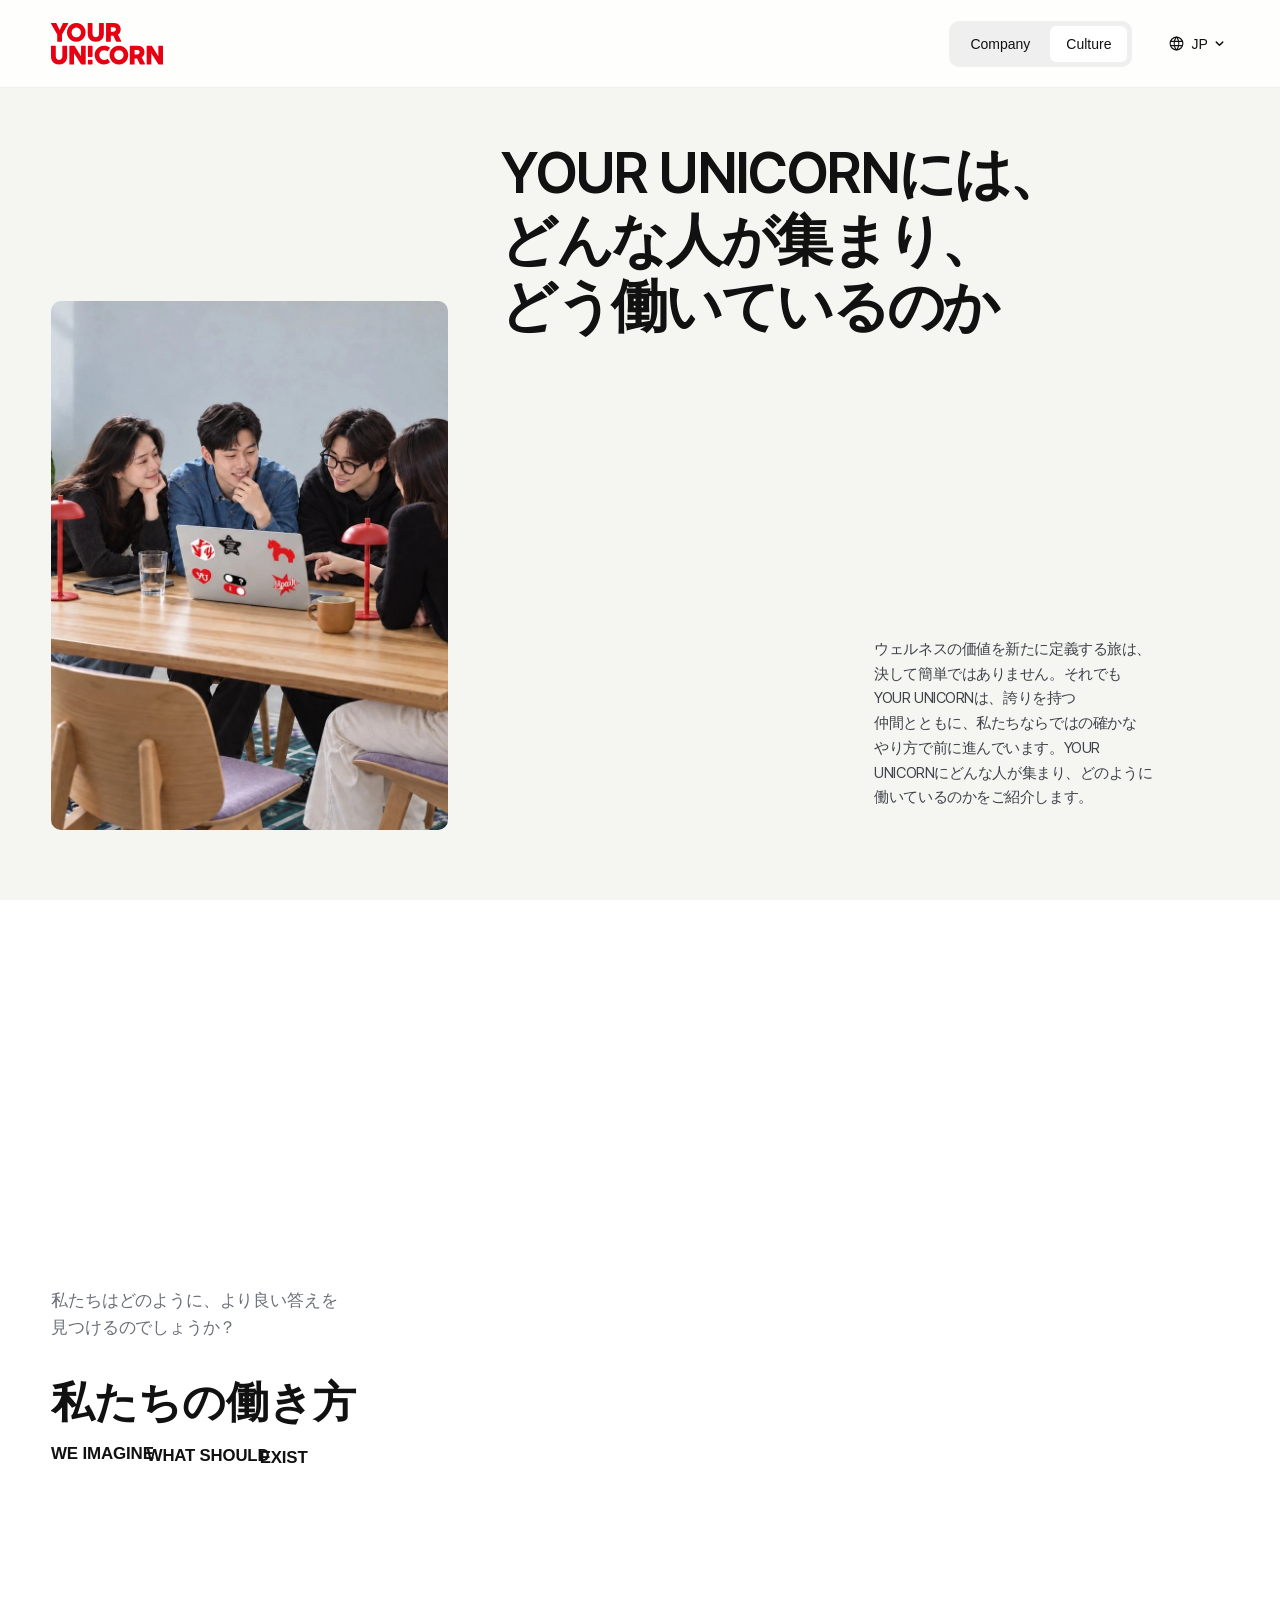
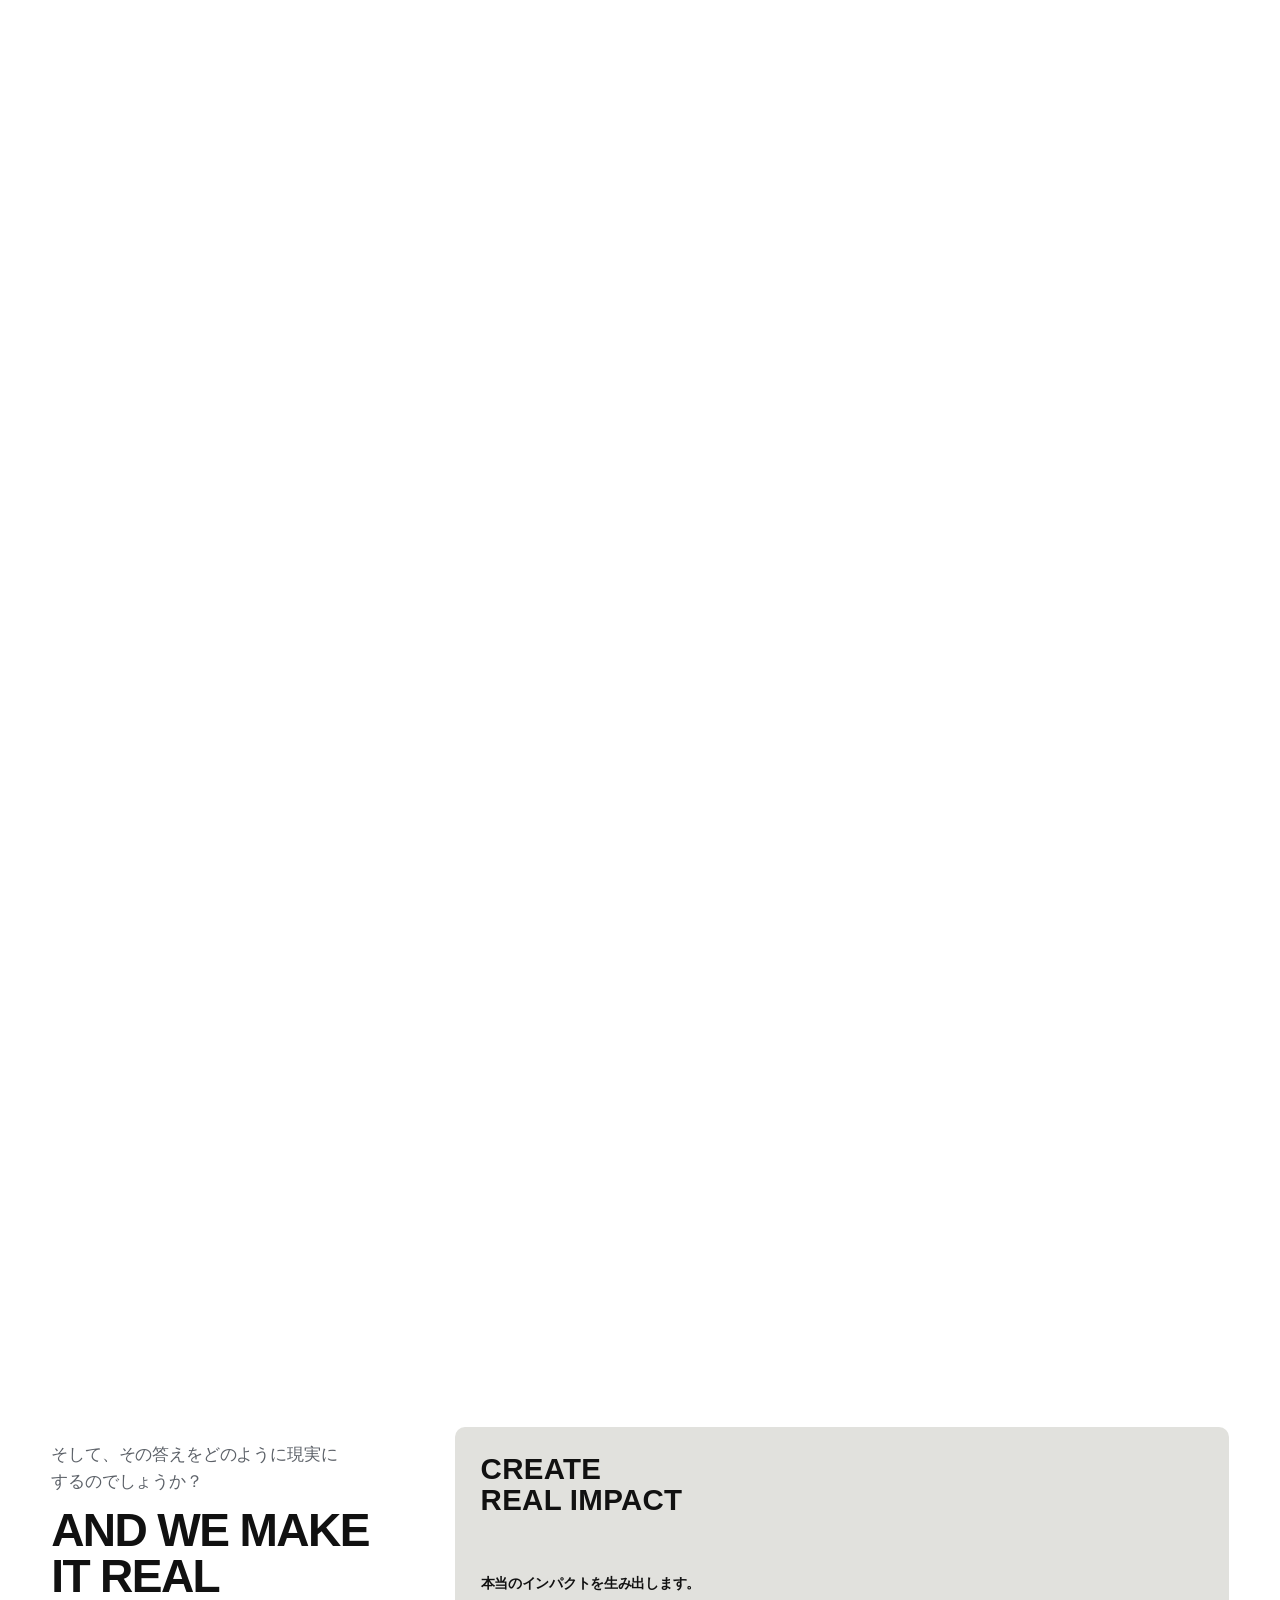
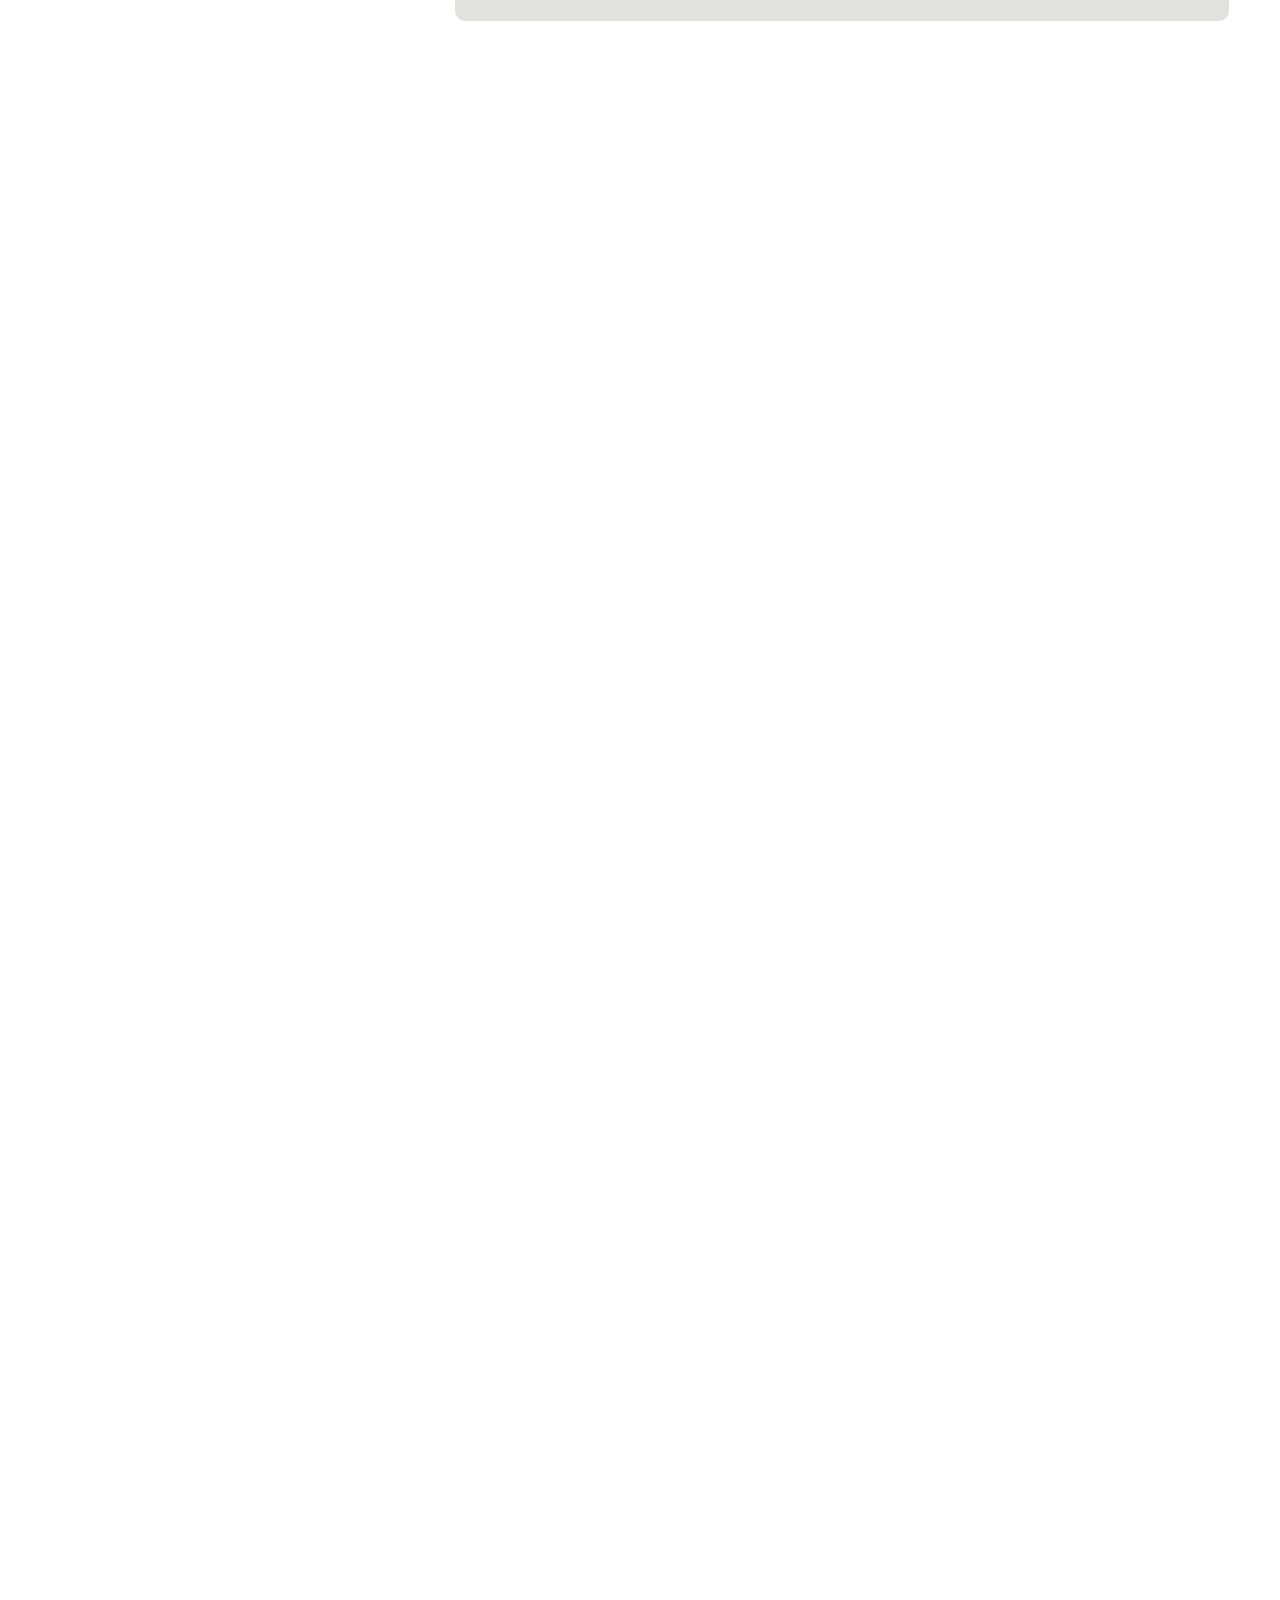
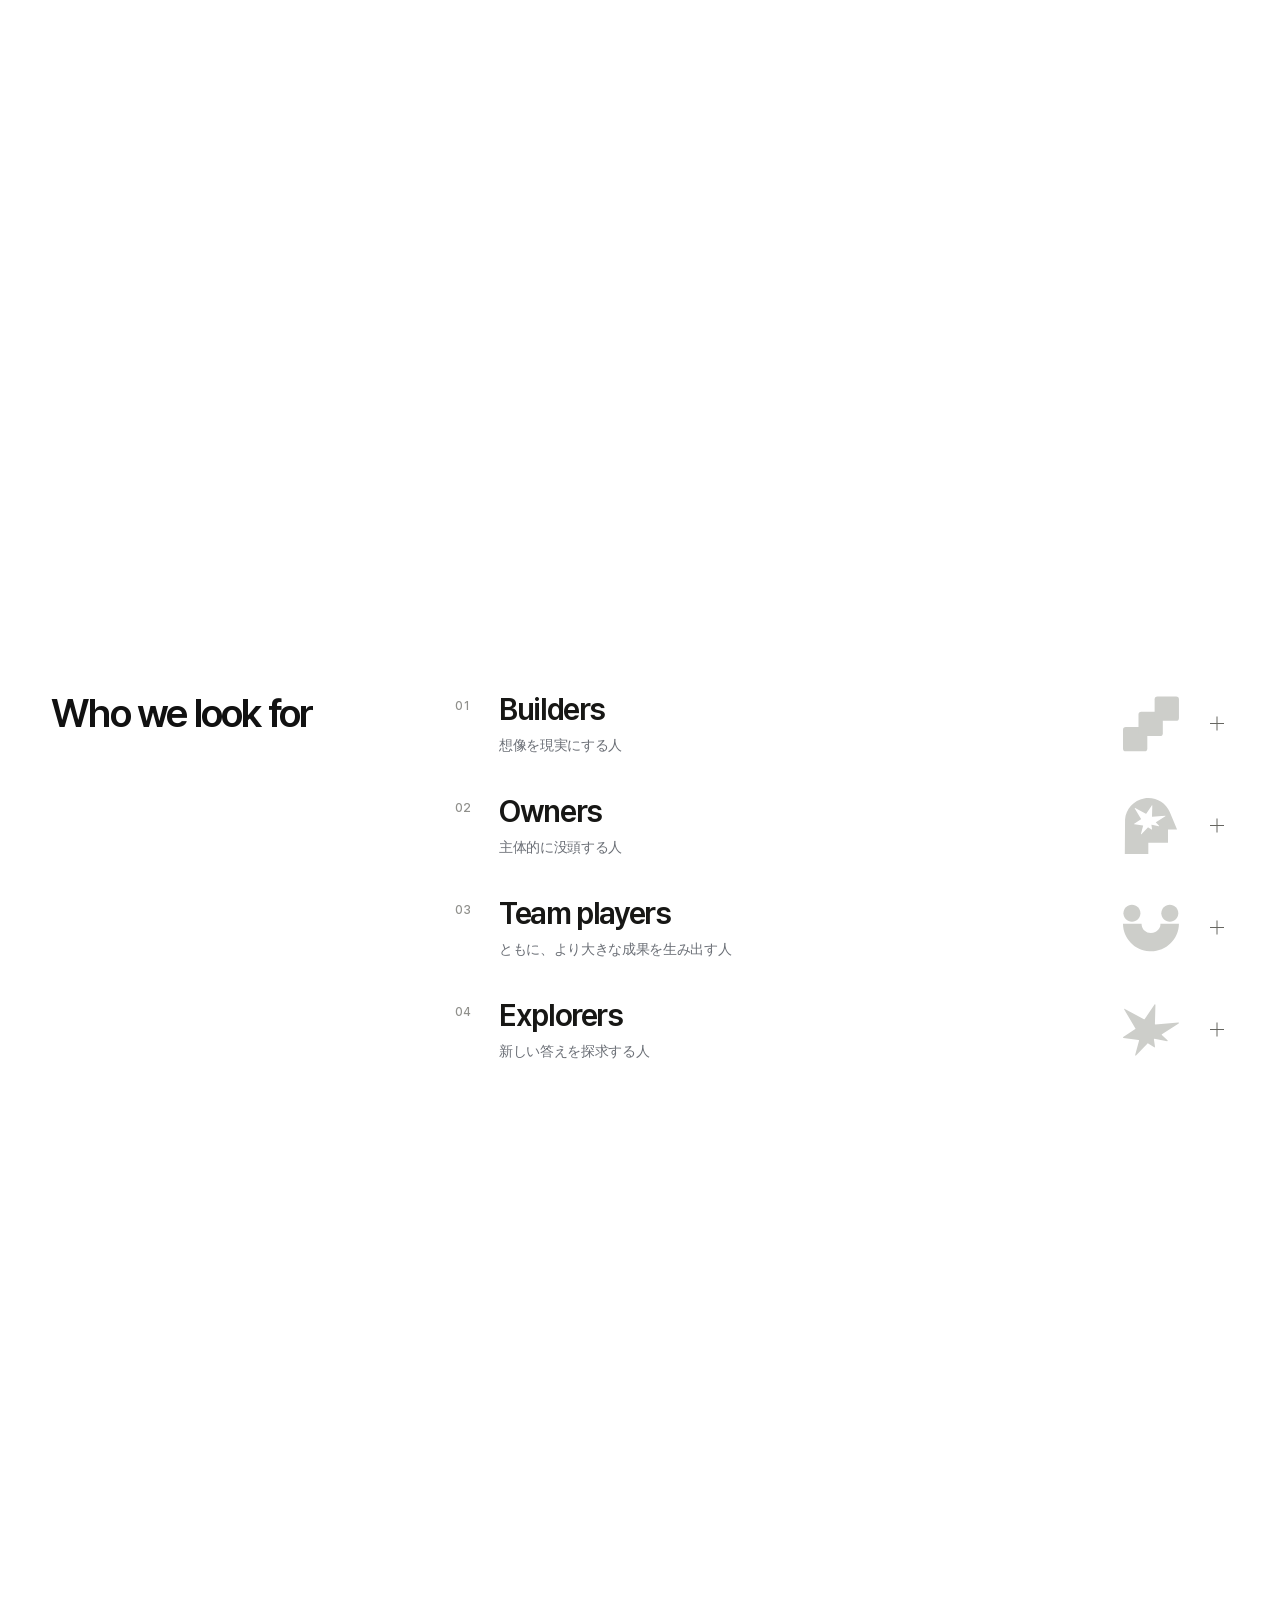
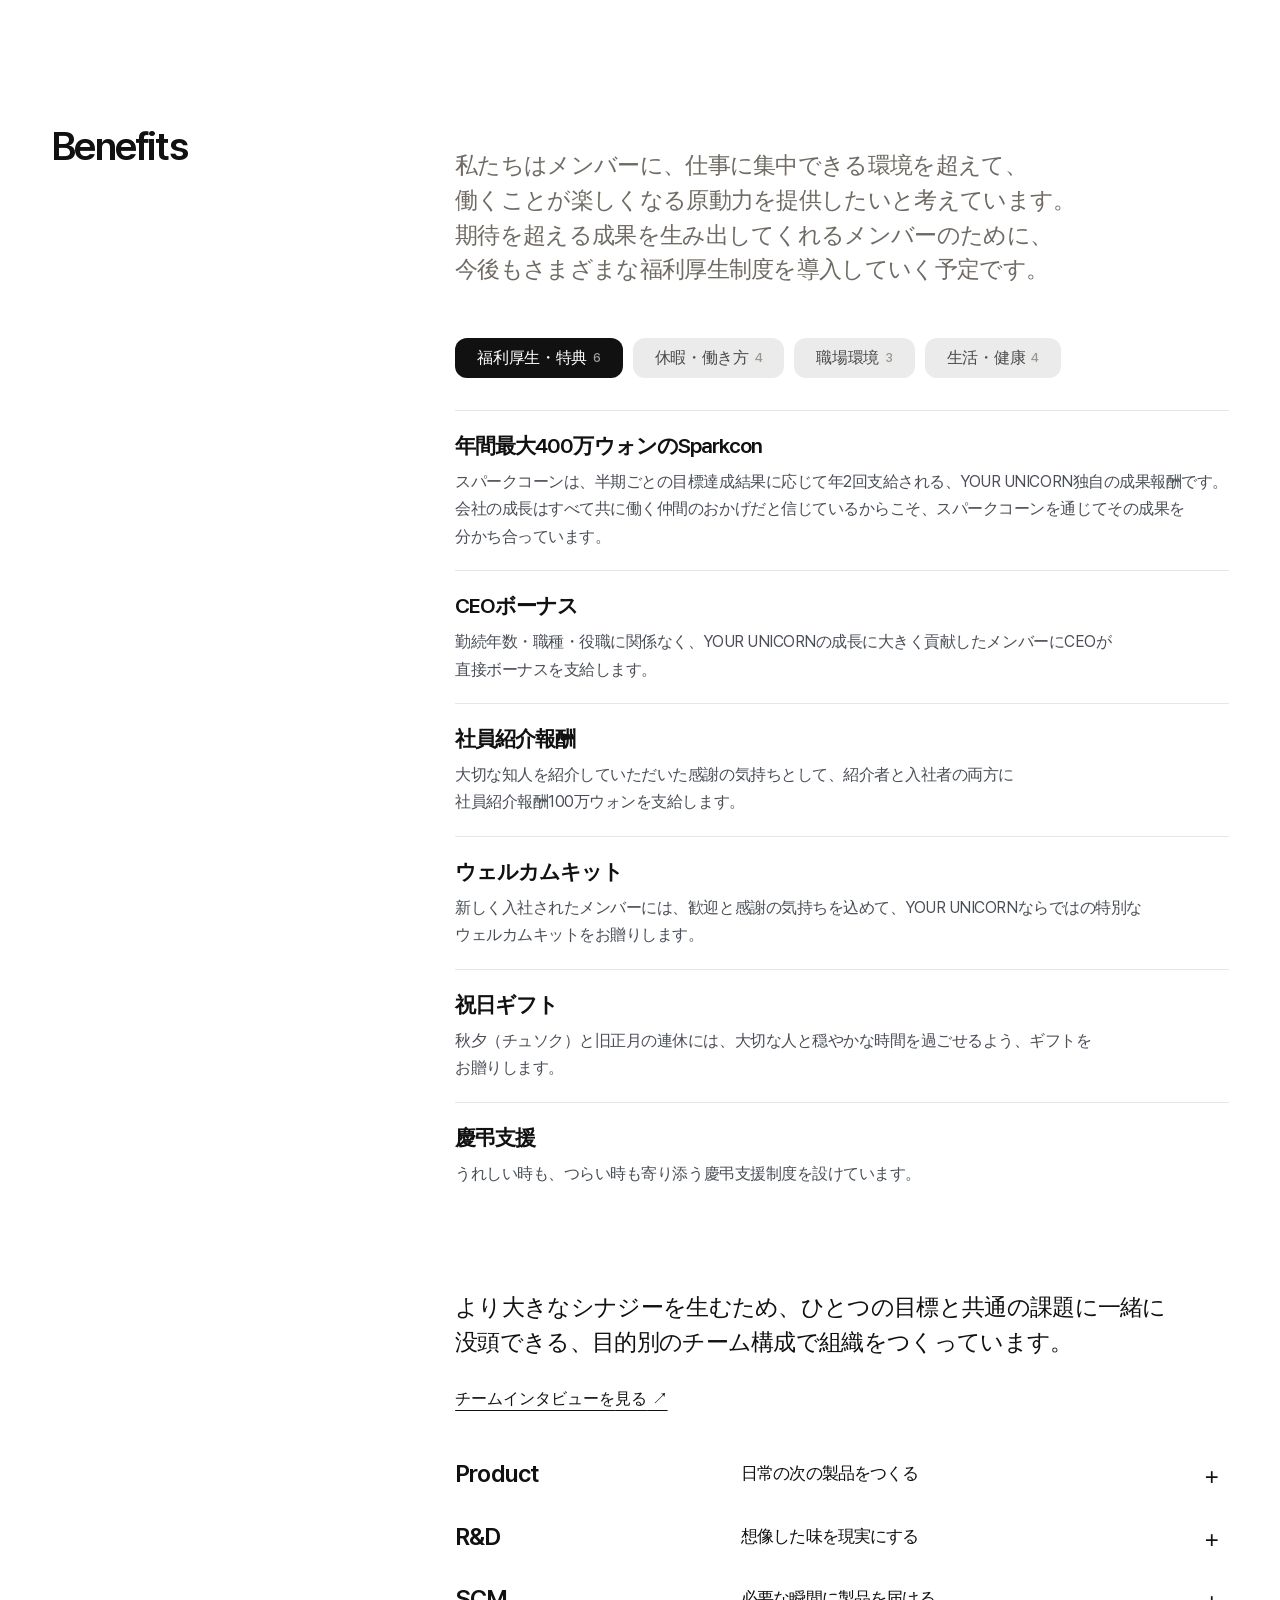
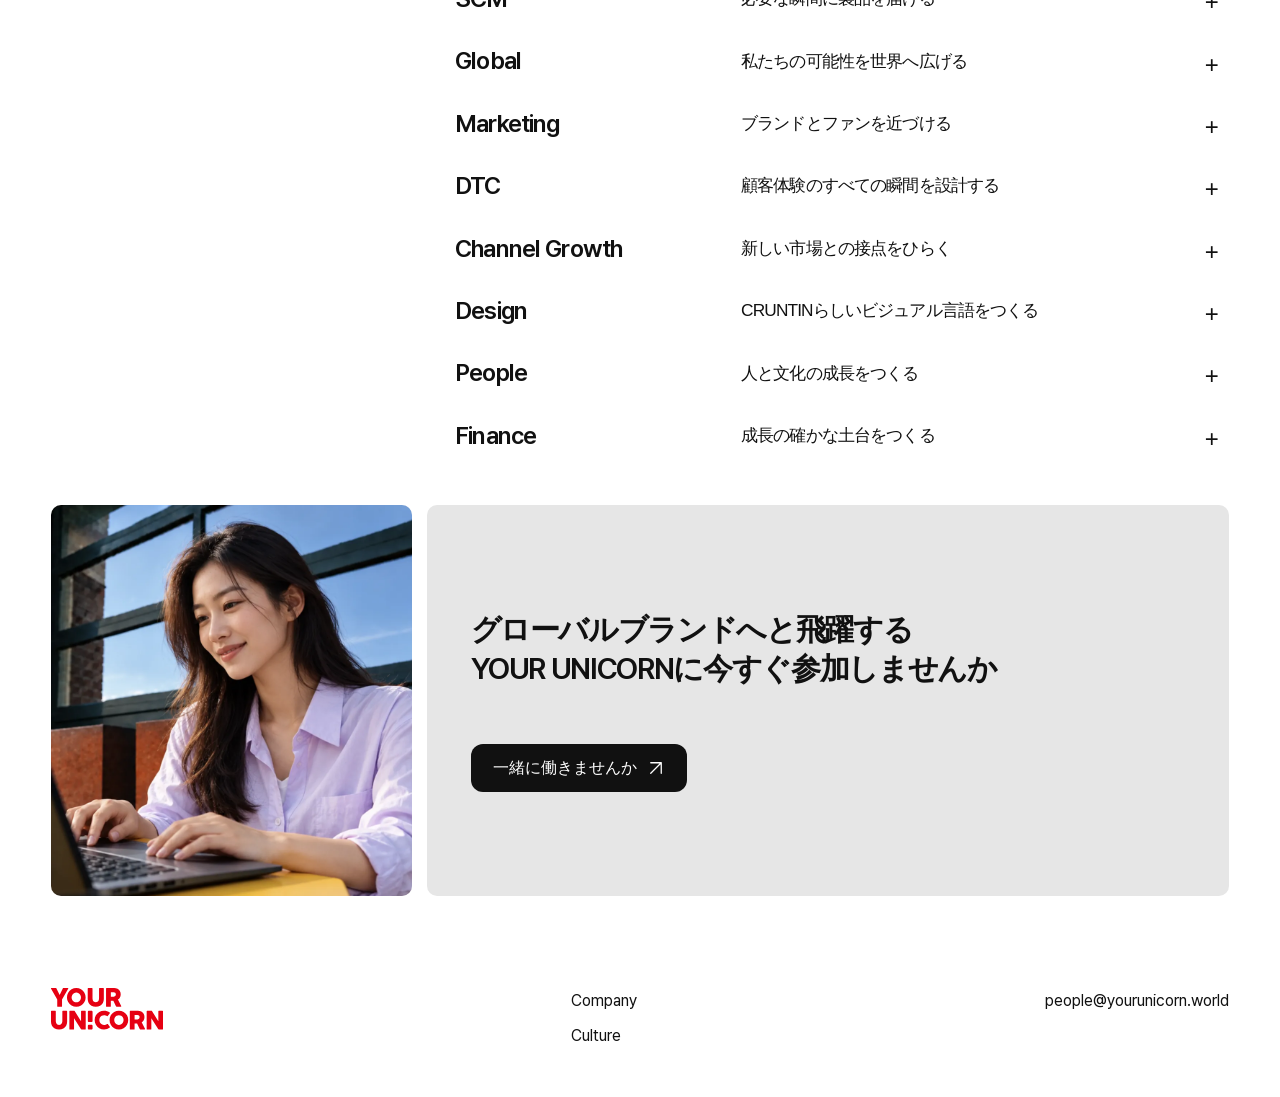
<file: jp/culture/index.html>
<!doctype html>
<html lang="ja"><head>
<meta charset="utf-8"><!-- seo-v3 --><title>カルチャー · 働き方と求める人物像 — YOUR UNICORN</title><link rel="preload" href="/assets/fonts/pretendard-variable-core.woff2" as="font" type="font/woff2" crossorigin=""><meta name="description" content="YOUR UNICORNにはどんな人が集まり、どう働いているのか。働き方、求める人物像（Builders・Owners・Team players・Explorers）、福利厚生、チーム構成をご紹介します。"><link rel="alternate" hreflang="ko" href="https://yourunicorn.world/culture/"><link rel="alternate" hreflang="en" href="https://yourunicorn.world/en/culture/"><link rel="alternate" hreflang="ja" href="https://yourunicorn.world/jp/culture/"><link rel="alternate" hreflang="x-default" href="https://yourunicorn.world/culture/"><link rel="canonical" href="https://yourunicorn.world/jp/culture/"><meta name="robots" content="noindex,nofollow"><meta property="og:type" content="website"><meta property="og:site_name" content="YOUR UNICORN"><meta property="og:locale" content="ja_JP"><meta property="og:url" content="https://yourunicorn.world/jp/culture/"><meta property="og:title" content="カルチャー · 働き方と求める人物像 — YOUR UNICORN"><meta property="og:description" content="YOUR UNICORNにはどんな人が集まり、どう働いているのか。働き方、求める人物像（Builders・Owners・Team players・Explorers）、福利厚生、チーム構成をご紹介します。"><meta property="og:image" content="https://yourunicorn.world/assets/og-logo.png"><meta property="og:image:width" content="1200"><meta property="og:image:height" content="630"><meta property="og:image:alt" content="YOUR UNICORN ロゴ"><meta name="twitter:card" content="summary_large_image"><meta name="twitter:title" content="カルチャー · 働き方と求める人物像 — YOUR UNICORN"><meta name="twitter:description" content="YOUR UNICORNにはどんな人が集まり、どう働いているのか。働き方、求める人物像（Builders・Owners・Team players・Explorers）、福利厚生、チーム構成をご紹介します。"><meta name="twitter:image" content="https://yourunicorn.world/assets/og-logo.png"><meta name="theme-color" content="#E60012"><script type="application/ld+json">{"@context":"https://schema.org","@graph":[{"@type":"Organization","@id":"https://yourunicorn.world/#org","name":"YOUR UNICORN","alternateName":"유어유니콘","url":"https://yourunicorn.world/","logo":{"@type":"ImageObject","url":"https://yourunicorn.world/assets/og-logo.png","width":1200,"height":630},"email":"people@yourunicorn.world","brand":{"@type":"Brand","name":"CRUNTIN"},"sameAs":["https://article.yourunicorn.world"]},{"@type":"WebSite","@id":"https://yourunicorn.world/#website","url":"https://yourunicorn.world/","name":"YOUR UNICORN","publisher":{"@id":"https://yourunicorn.world/#org"},"inLanguage":"ko-KR","alternateName":"유어유니콘"},{"@type":"AboutPage","@id":"https://yourunicorn.world/jp/culture/#webpage","url":"https://yourunicorn.world/jp/culture/","name":"カルチャー · 働き方と求める人物像 — YOUR UNICORN","description":"YOUR UNICORNにはどんな人が集まり、どう働いているのか。働き方、求める人物像（Builders・Owners・Team players・Explorers）、福利厚生、チーム構成をご紹介します。","inLanguage":"ja","isPartOf":{"@id":"https://yourunicorn.world/#website"},"about":{"@id":"https://yourunicorn.world/#org"},"primaryImageOfPage":{"@type":"ImageObject","url":"https://yourunicorn.world/assets/og-logo.png"},"dateModified":"2026-11-01","breadcrumb":{"@id":"https://yourunicorn.world/jp/culture/#breadcrumb"}},{"@type":"BreadcrumbList","@id":"https://yourunicorn.world/jp/culture/#breadcrumb","itemListElement":[{"@type":"ListItem","position":1,"name":"YOUR UNICORN","item":"https://yourunicorn.world/jp/"},{"@type":"ListItem","position":2,"name":"Culture","item":"https://yourunicorn.world/jp/culture/"}]}]}</script><!-- /seo-v3 -->
<meta name="viewport" content="width=device-width, initial-scale=1">











<link rel="preconnect" href="https://fonts.googleapis.com/">
<link rel="preconnect" href="https://fonts.gstatic.com/" crossorigin="">
<link href="https://fonts.googleapis.com/css2?family=Lexend+Deca:wght@400;500;600;700;800&amp;family=Onest:wght@400;500;600;700;800&amp;family=Viga&amp;display=swap" rel="stylesheet">





<script defer="" src="/approved-article.js?v=4aafb7d9"></script><link rel="stylesheet" href="/source/v2-culture.css?v=6e3283ad"><link rel="stylesheet" href="/approved.css?v=08c0035f"><link rel="stylesheet" href="/approved-v3.css?v=ac3a3d2b"><script defer="" src="/approved-preview.js?v=48d51cba"></script><style id="preview-talent-icons">.talent-symbol svg{width:56px!important;height:56px!important;object-fit:contain}.talent-symbol svg path,.talent-symbol svg rect{fill:currentColor}</style><style id="preview-talent-motion">
.talent-item{transition:background .6s cubic-bezier(.22,1,.36,1)}
.talent-symbol{transition:color .6s cubic-bezier(.22,1,.36,1),transform .7s cubic-bezier(.22,1,.36,1)}
.talent-item.is-expanded .talent-symbol{transform:translateY(-1px) scale(1.04)}
.talent-symbol.is-popping svg{animation:preview-talent-soft .8s cubic-bezier(.22,1,.36,1) both!important}
@keyframes preview-talent-soft{0%{transform:scale(.9) translateY(6px);opacity:.35}60%{opacity:1}100%{transform:none;opacity:1}}
.talent-title,.talent-index{transition:color .5s cubic-bezier(.22,1,.36,1)}
.talent-detail{transition:grid-template-rows .7s cubic-bezier(.22,1,.36,1)}
.talent-detail p{transition:opacity .5s ease .14s,transform .7s cubic-bezier(.22,1,.36,1) .06s}
.talent-item:not(.is-expanded) .talent-detail p{transition:opacity .25s ease,transform .4s ease}
.talent-indicator:before,.talent-indicator:after{transition:transform .55s cubic-bezier(.22,1,.36,1)}
@media (prefers-reduced-motion:reduce){.talent-symbol.is-popping svg{animation:none!important}}
</style><style id="preview-join-image">.art-next__visual img[src*="culture-join-laptop"]{object-position:64% 35%!important}</style><style id="preview-pretendard-local">@font-face{font-family:PretendardVariable;src:url("/assets/fonts/pretendard-variable.woff2") format("woff2");font-weight:100 900;font-style:normal;font-display:swap;unicode-range:U+1100-11FF,U+3130-318F,U+A960-A97F,U+AC02-AC03,U+AC05-AC07,U+AC09-AC0F,U+AC13-AC14,U+AC16-AC18,U+AC1A-AC1B,U+AC1E-AC30,U+AC32-AC6F,U+AC71-AC73,U+AC75-AC77,U+AC79-AC7F,U+AC82,U+AC84-AC8B,U+AC8D-AC9F,U+ACA1-ACA7,U+ACAA-ACAB,U+ACAD-ACAF,U+ACB1-ACB8,U+ACBA-ACBC,U+ACBE-ACC3,U+ACC5-ACDF,U+ACE1-ACE6,U+ACE8-ACF2,U+ACF4,U+ACF6-ACFB,U+ACFD-ACFF,U+AD01-AD03,U+AD05-AD10,U+AD12-AD4F,U+AD51-AD6B,U+AD6E-AD6F,U+AD71-AD7E,U+AD80,U+AD82-AD8B,U+AD8D-ADBF,U+ADC1-ADDB,U+ADDD-ADF7,U+ADF9-ADFB,U+ADFD-ADFF,U+AE01-AE07,U+AE0A,U+AE0C-AE2F,U+AE31-AE33,U+AE35-AE37,U+AE39-AE3F,U+AE41-AE4B,U+AE4D-AE53,U+AE55-AE5C,U+AE5E-AEBB,U+AEBD-AED7,U+AED9-AFB7,U+AFB9-AFBF,U+AFC1-AFC7,U+AFC9-B00B,U+B00D-B01B,U+B01D-B049,U+B04B,U+B04D-B05C,U+B05E-B07B,U+B07D-B097,U+B099-B09B,U+B09D-B0A7,U+B0A9-B0AD,U+B0AF-B0B3,U+B0B5-B0B7,U+B0B9-B0BB,U+B0BD-B0C4,U+B0C6-B0CF,U+B0D1-B107,U+B109-B10F,U+B111-B112,U+B114-B117,U+B119-B123,U+B125-B13F,U+B141-B143,U+B145-B177,U+B179-B17B,U+B17D-B191,U+B194-B203,U+B205-B207,U+B209-B213,U+B216-B273,U+B275-B28F,U+B291-B293,U+B295-B297,U+B299-B2A4,U+B2A7-B2C7,U+B2C9-B2CB,U+B2CD-B2D7,U+B2D9-B2E3,U+B2E5-B2E7,U+B2E9-B2EA,U+B2ED-B2F3,U+B2F6-B2F8,U+B2FA-B2FE,U+B301-B353,U+B356-B357,U+B359-B35B,U+B35D-B363,U+B365-B368,U+B36A-B36D,U+B36F,U+B371-B373,U+B375-B3C3,U+B3C6-B3CB,U+B3CD-B3D8,U+B3DA-B3FB,U+B3FD-B417,U+B419-B41B,U+B41D-B41F,U+B421-B428,U+B42A-B44F,U+B451-B453,U+B455-B457,U+B459-B4A3,U+B4A5-B4B6,U+B4B8-B4DB,U+B4DE-B4DF,U+B4E1-B4E3,U+B4E5-B4EB,U+B4EE-B4F0,U+B4F2-B513,U+B515-B528,U+B52A-B52F,U+B531-B54B,U+B54D-B54F,U+B551-B5A3,U+B5A5-B5A7,U+B5A9-B5BA,U+B5BC-B60F,U+B611-B6EF,U+B6F1-B727,U+B729-B73A,U+B73C-B743,U+B745-B75F,U+B761-B77B,U+B77D-B77F,U+B781-B78B,U+B78E-B78F,U+B791-B797,U+B79A-B79B,U+B79D-B7AA,U+B7AC,U+B7AE-B7B4,U+B7B6-B7C8,U+B7CA-B7EB,U+B7ED-B7EF,U+B7F1-B7F3,U+B7F5-B7FB,U+B7FE-B806,U+B809-B80B,U+B80D-B823,U+B826-B827,U+B829-B82B,U+B82D-B837,U+B839-B83F,U+B841-B85B,U+B85E-B85F,U+B861-B863,U+B865-B86C,U+B86E,U+B870-B8AF,U+B8B1-B8CB,U+B8CD-B8E7,U+B8E9-B8F8,U+B8FA-B957,U+B959-B973,U+B975-B977,U+B979-B97B,U+B97D-B983,U+B986-B988,U+B98A-B9AB,U+B9AE-B9AF,U+B9B1-B9B3,U+B9B5-B9BB,U+B9BE-B9C0,U+B9C2-B9C7,U+B9C9-B9CB,U+B9CD,U+B9CF,U+B9D1-B9DA,U+B9DC,U+B9DF-B9E3,U+B9E5-B9E7,U+B9E9-BA37,U+BA3A-BA3B,U+BA3D-BA47,U+BA49-BA53,U+BA55-BA57,U+BA59-BA6F,U+BA71-BA73,U+BA75-BA84,U+BA86-BAA7,U+BAAA-BAAB,U+BAAD-BAAF,U+BAB1-BABA,U+BABC-BB33,U+BB35,U+BB37,U+BB39-BB3A,U+BB3D-BBAB,U+BBAD-BBBF,U+BBC1-BBF7,U+BBF9-BBFB,U+BBFD-BBFE,U+BC01-BC0E,U+BC10,U+BC12-BC13,U+BC17,U+BC19-BC1A,U+BC1D-BC24,U+BC26-BC28,U+BC2A-BC2F,U+BC32-BC83,U+BC85-BC87,U+BC89-BC8B,U+BC8D-BC93,U+BC96-BC9F,U+BCA1-BCA3,U+BCA5-BCA7,U+BCA9-BCBF,U+BCC1-BCC3,U+BCC5-BCF3,U+BCF6-BCF7,U+BCF9-BCFB,U+BCFD-BD04,U+BD06-BD0F,U+BD11-BD7F,U+BD82-BD83,U+BD85-BD87,U+BD89-BD98,U+BD9A-BDEF,U+BDF1-BE0B,U+BE0D-BE13,U+BE15-BE43,U+BE45-BE47,U+BE49-BE4B,U+BE4D-BE5F,U+BE61-BE67,U+BE69-C05B,U+C05D-C0AB,U+C0AE-C0AF,U+C0B1-C0B3,U+C0B5-C0BB,U+C0BD-C0C0,U+C0C2-C0C7,U+C0CA-C0DC,U+C0DE-C11B,U+C11E-C11F,U+C121-C123,U+C125-C130,U+C132-C137,U+C13A-C13B,U+C13D-C14A,U+C14C-C153,U+C155-C157,U+C159-C18B,U+C18E-C193,U+C195-C1A0,U+C1A2-C1DF,U+C1E1-C1FB,U+C1FD-C20C,U+C20E-C217,U+C219-C21B,U+C21D-C227,U+C229-C24F,U+C251-C26B,U+C26D-C27C,U+C27E-C2A3,U+C2A5-C2AB,U+C2AD-C2B4,U+C2B6-C2DB,U+C2DE-C2DF,U+C2E1-C2E3,U+C2E5-C2EB,U+C2ED-C2F5,U+C2F7-C312,U+C314-C367,U+C369-C4EF,U+C4F1-C4F3,U+C4F5-C4F7,U+C4F9-C527,U+C52A-C538,U+C53A-C543,U+C545-C547,U+C549,U+C54B,U+C54D-C554,U+C556-C557,U+C55A-C55D,U+C55F,U+C562-C57B,U+C57E-C590,U+C592-C597,U+C599-C5B3,U+C5B6-C5B7,U+C5B9-C5BB,U+C5BD-C5C3,U+C5C9-C5CF,U+C5D2-C5D3,U+C5D5-C5EB,U+C5EE-C5EF,U+C5F1-C5F3,U+C5F5-C5FC,U+C5FE-C5FF,U+C602-C604,U+C607,U+C609-C623,U+C625-C627,U+C629-C62B,U+C62D,U+C62F-C633,U+C635-C63F,U+C641-C643,U+C645-C653,U+C655-C677,U+C679-C67B,U+C67D-C693,U+C695-C6A8,U+C6AA-C6AF,U+C6B1-C6B3,U+C6B5-C6B7,U+C6B9-C6BF,U+C6C1-C6C2,U+C6C4-C6CB,U+C6CD-C6CF,U+C6D1-C6D3,U+C6D5-C6EF,U+C6F1-C703,U+C705-C716,U+C718-C71F,U+C721-C727,U+C729-C73B,U+C73D-C73F,U+C741-C743,U+C745-C74B,U+C74D-C750,U+C752-C757,U+C759-C773,U+C775-C777,U+C779-C77B,U+C77E-C783,U+C786-C787,U+C789-C78F,U+C792-C797,U+C799-C7A0,U+C7A2-C7A4,U+C7A6-C7AB,U+C7AD-C7C0,U+C7C2-C7FF,U+C802-C803,U+C805-C807,U+C809-C80F,U+C812-C814,U+C816-C81B,U+C81D-C837,U+C839-C84B,U+C84D-C86F,U+C871-C873,U+C875-C884,U+C886-C88A,U+C88D-C8FB,U+C8FD-C8FF,U+C901-C903,U+C905-C910,U+C912-C987,U+C98A-C98F,U+C991-C99C,U+C99E-C9BF,U+C9C2-C9C3,U+C9C5-C9C7,U+C9C9-C9CF,U+C9D2-C9DB,U+C9DE-C9E6,U+C9E8-C9F7,U+C9F9-CABC,U+CABE-CABF,U+CAC1-CC0C,U+CC0E-CC0F,U+CC11-CC27,U+CC2A-CC37,U+CC39-CC3C,U+CC3F-CC43,U+CC45-CC56,U+CC58,U+CC5A-CC5F,U+CC61-CC97,U+CC99-CC9B,U+CC9D-CC9F,U+CCA1-CCAA,U+CCAC,U+CCAE-CCB3,U+CCB5-CCCF,U+CCD1-CCE3,U+CCE5-CD07,U+CD09-CD1C,U+CD1E-CD5B,U+CD5D-CD93,U+CD96-CD97,U+CD99-CD9B,U+CD9D-CDA3,U+CDA5-CDA8,U+CDAA-CDAF,U+CDB1-CDC3,U+CDC5-CDE7,U+CDE9-CE1F,U+CE22-CE57,U+CE59-CE5B,U+CE5D-CE67,U+CE6A-CE73,U+CE75-CE77,U+CE79-CE8F,U+CE91-CEA0,U+CEA2-CEE3,U+CEE5-CEE7,U+CEE9-CEEB,U+CEED-CEF3,U+CEF5-CEFF,U+CF01-CF12,U+CF14-CF53,U+CF55-CF57,U+CF59-CF5B,U+CF5D-CF6F,U+CF71-CFDF,U+CFE1-D003,U+D005-D04F,U+D051-D06B,U+D06D-D06F,U+D071-D073,U+D075-D07B,U+D07D-D0A3,U+D0A5-D0A7,U+D0A9-D0B8,U+D0BA-D0BF,U+D0C2-D0C3,U+D0C5-D0CF,U+D0D1-D0D2,U+D0D4-D0DB,U+D0DE-D0EC,U+D0EE-D12F,U+D131-D133,U+D135-D14B,U+D14E-D14F,U+D151-D19F,U+D1A2-D1B0,U+D1B2-D1B4,U+D1B6-D1F3,U+D1F5-D27F,U+D281-D2B7,U+D2BA-D2BB,U+D2BD-D2BF,U+D2C1-D2EF,U+D2F1-D2F3,U+D2F5-D2FF,U+D301-D304,U+D306-D30B,U+D30D-D30F,U+D311-D31C,U+D31E-D327,U+D32A-D32B,U+D32D-D37B,U+D37D-D397,U+D399-D3AA,U+D3AC-D3B3,U+D3B5-D3B7,U+D3B9-D3BB,U+D3BD-D3C8,U+D3CA-D3EB,U+D3EE-D3EF,U+D3F1-D3F3,U+D3F5-D3FB,U+D3FD-D45B,U+D45D-D47F,U+D481-D487,U+D489-D503,U+D505-D50B,U+D50D-D53B,U+D53E-D543,U+D545-D54E,U+D550,U+D552-D557,U+D559-D55B,U+D55D-D55F,U+D561-D567,U+D56A-D56C,U+D56E-D573,U+D575-D583,U+D585-D587,U+D58A-D5A4,U+D5A6-D5C7,U+D5C9-D5D7,U+D5D9-D5E3,U+D5E5-D5EB,U+D5ED-D5FF,U+D601-D603,U+D605-D610,U+D612-D614,U+D616-D61B,U+D61D-D637,U+D63A-D647,U+D649-D653,U+D656-D657,U+D659-D65B,U+D65D-D668,U+D66A-D68B,U+D68E-D6A7,U+D6A9-D6C3,U+D6C5-D717,U+D719-D733,U+D735-D74F,U+D751-D753,U+D755-D76B,U+D76D-D76F,U+D771-D787,U+D789-D797,U+D79A-D7FF}@font-face{font-family:Pretendard;src:url("/assets/fonts/pretendard-800.woff2") format("woff2");font-weight:800;font-style:normal;font-display:swap;unicode-range:U+1100-11FF,U+3130-318F,U+A960-A97F,U+AC02-AC03,U+AC05-AC07,U+AC09-AC0F,U+AC13-AC14,U+AC16-AC18,U+AC1A-AC1B,U+AC1E-AC30,U+AC32-AC6F,U+AC71-AC73,U+AC75-AC77,U+AC79-AC7F,U+AC82,U+AC84-AC8B,U+AC8D-AC9F,U+ACA1-ACA7,U+ACAA-ACAB,U+ACAD-ACAF,U+ACB1-ACB8,U+ACBA-ACBC,U+ACBE-ACC3,U+ACC5-ACDF,U+ACE1-ACE6,U+ACE8-ACF2,U+ACF4,U+ACF6-ACFB,U+ACFD-ACFF,U+AD01-AD03,U+AD05-AD10,U+AD12-AD4F,U+AD51-AD6B,U+AD6E-AD6F,U+AD71-AD7E,U+AD80,U+AD82-AD8B,U+AD8D-ADBF,U+ADC1-ADDB,U+ADDD-ADF7,U+ADF9-ADFB,U+ADFD-ADFF,U+AE01-AE07,U+AE0A,U+AE0C-AE2F,U+AE31-AE33,U+AE35-AE37,U+AE39-AE3F,U+AE41-AE4B,U+AE4D-AE53,U+AE55-AE5C,U+AE5E-AEBB,U+AEBD-AED7,U+AED9-AFB7,U+AFB9-AFBF,U+AFC1-AFC7,U+AFC9-B00B,U+B00D-B01B,U+B01D-B049,U+B04B,U+B04D-B05C,U+B05E-B07B,U+B07D-B097,U+B099-B09B,U+B09D-B0A7,U+B0A9-B0AD,U+B0AF-B0B3,U+B0B5-B0B7,U+B0B9-B0BB,U+B0BD-B0C4,U+B0C6-B0CF,U+B0D1-B107,U+B109-B10F,U+B111-B112,U+B114-B117,U+B119-B123,U+B125-B13F,U+B141-B143,U+B145-B177,U+B179-B17B,U+B17D-B191,U+B194-B203,U+B205-B207,U+B209-B213,U+B216-B273,U+B275-B28F,U+B291-B293,U+B295-B297,U+B299-B2A4,U+B2A7-B2C7,U+B2C9-B2CB,U+B2CD-B2D7,U+B2D9-B2E3,U+B2E5-B2E7,U+B2E9-B2EA,U+B2ED-B2F3,U+B2F6-B2F8,U+B2FA-B2FE,U+B301-B353,U+B356-B357,U+B359-B35B,U+B35D-B363,U+B365-B368,U+B36A-B36D,U+B36F,U+B371-B373,U+B375-B3C3,U+B3C6-B3CB,U+B3CD-B3D8,U+B3DA-B3FB,U+B3FD-B417,U+B419-B41B,U+B41D-B41F,U+B421-B428,U+B42A-B44F,U+B451-B453,U+B455-B457,U+B459-B4A3,U+B4A5-B4B6,U+B4B8-B4DB,U+B4DE-B4DF,U+B4E1-B4E3,U+B4E5-B4EB,U+B4EE-B4F0,U+B4F2-B513,U+B515-B528,U+B52A-B52F,U+B531-B54B,U+B54D-B54F,U+B551-B5A3,U+B5A5-B5A7,U+B5A9-B5BA,U+B5BC-B60F,U+B611-B6EF,U+B6F1-B727,U+B729-B73A,U+B73C-B743,U+B745-B75F,U+B761-B77B,U+B77D-B77F,U+B781-B78B,U+B78E-B78F,U+B791-B797,U+B79A-B79B,U+B79D-B7AA,U+B7AC,U+B7AE-B7B4,U+B7B6-B7C8,U+B7CA-B7EB,U+B7ED-B7EF,U+B7F1-B7F3,U+B7F5-B7FB,U+B7FE-B806,U+B809-B80B,U+B80D-B823,U+B826-B827,U+B829-B82B,U+B82D-B837,U+B839-B83F,U+B841-B85B,U+B85E-B85F,U+B861-B863,U+B865-B86C,U+B86E,U+B870-B8AF,U+B8B1-B8CB,U+B8CD-B8E7,U+B8E9-B8F8,U+B8FA-B957,U+B959-B973,U+B975-B977,U+B979-B97B,U+B97D-B983,U+B986-B988,U+B98A-B9AB,U+B9AE-B9AF,U+B9B1-B9B3,U+B9B5-B9BB,U+B9BE-B9C0,U+B9C2-B9C7,U+B9C9-B9CB,U+B9CD,U+B9CF,U+B9D1-B9DA,U+B9DC,U+B9DF-B9E3,U+B9E5-B9E7,U+B9E9-BA37,U+BA3A-BA3B,U+BA3D-BA47,U+BA49-BA53,U+BA55-BA57,U+BA59-BA6F,U+BA71-BA73,U+BA75-BA84,U+BA86-BAA7,U+BAAA-BAAB,U+BAAD-BAAF,U+BAB1-BABA,U+BABC-BB33,U+BB35,U+BB37,U+BB39-BB3A,U+BB3D-BBAB,U+BBAD-BBBF,U+BBC1-BBF7,U+BBF9-BBFB,U+BBFD-BBFE,U+BC01-BC0E,U+BC10,U+BC12-BC13,U+BC17,U+BC19-BC1A,U+BC1D-BC24,U+BC26-BC28,U+BC2A-BC2F,U+BC32-BC83,U+BC85-BC87,U+BC89-BC8B,U+BC8D-BC93,U+BC96-BC9F,U+BCA1-BCA3,U+BCA5-BCA7,U+BCA9-BCBF,U+BCC1-BCC3,U+BCC5-BCF3,U+BCF6-BCF7,U+BCF9-BCFB,U+BCFD-BD04,U+BD06-BD0F,U+BD11-BD7F,U+BD82-BD83,U+BD85-BD87,U+BD89-BD98,U+BD9A-BDEF,U+BDF1-BE0B,U+BE0D-BE13,U+BE15-BE43,U+BE45-BE47,U+BE49-BE4B,U+BE4D-BE5F,U+BE61-BE67,U+BE69-C05B,U+C05D-C0AB,U+C0AE-C0AF,U+C0B1-C0B3,U+C0B5-C0BB,U+C0BD-C0C0,U+C0C2-C0C7,U+C0CA-C0DC,U+C0DE-C11B,U+C11E-C11F,U+C121-C123,U+C125-C130,U+C132-C137,U+C13A-C13B,U+C13D-C14A,U+C14C-C153,U+C155-C157,U+C159-C18B,U+C18E-C193,U+C195-C1A0,U+C1A2-C1DF,U+C1E1-C1FB,U+C1FD-C20C,U+C20E-C217,U+C219-C21B,U+C21D-C227,U+C229-C24F,U+C251-C26B,U+C26D-C27C,U+C27E-C2A3,U+C2A5-C2AB,U+C2AD-C2B4,U+C2B6-C2DB,U+C2DE-C2DF,U+C2E1-C2E3,U+C2E5-C2EB,U+C2ED-C2F5,U+C2F7-C312,U+C314-C367,U+C369-C4EF,U+C4F1-C4F3,U+C4F5-C4F7,U+C4F9-C527,U+C52A-C538,U+C53A-C543,U+C545-C547,U+C549,U+C54B,U+C54D-C554,U+C556-C557,U+C55A-C55D,U+C55F,U+C562-C57B,U+C57E-C590,U+C592-C597,U+C599-C5B3,U+C5B6-C5B7,U+C5B9-C5BB,U+C5BD-C5C3,U+C5C9-C5CF,U+C5D2-C5D3,U+C5D5-C5EB,U+C5EE-C5EF,U+C5F1-C5F3,U+C5F5-C5FC,U+C5FE-C5FF,U+C602-C604,U+C607,U+C609-C623,U+C625-C627,U+C629-C62B,U+C62D,U+C62F-C633,U+C635-C63F,U+C641-C643,U+C645-C653,U+C655-C677,U+C679-C67B,U+C67D-C693,U+C695-C6A8,U+C6AA-C6AF,U+C6B1-C6B3,U+C6B5-C6B7,U+C6B9-C6BF,U+C6C1-C6C2,U+C6C4-C6CB,U+C6CD-C6CF,U+C6D1-C6D3,U+C6D5-C6EF,U+C6F1-C703,U+C705-C716,U+C718-C71F,U+C721-C727,U+C729-C73B,U+C73D-C73F,U+C741-C743,U+C745-C74B,U+C74D-C750,U+C752-C757,U+C759-C773,U+C775-C777,U+C779-C77B,U+C77E-C783,U+C786-C787,U+C789-C78F,U+C792-C797,U+C799-C7A0,U+C7A2-C7A4,U+C7A6-C7AB,U+C7AD-C7C0,U+C7C2-C7FF,U+C802-C803,U+C805-C807,U+C809-C80F,U+C812-C814,U+C816-C81B,U+C81D-C837,U+C839-C84B,U+C84D-C86F,U+C871-C873,U+C875-C884,U+C886-C88A,U+C88D-C8FB,U+C8FD-C8FF,U+C901-C903,U+C905-C910,U+C912-C987,U+C98A-C98F,U+C991-C99C,U+C99E-C9BF,U+C9C2-C9C3,U+C9C5-C9C7,U+C9C9-C9CF,U+C9D2-C9DB,U+C9DE-C9E6,U+C9E8-C9F7,U+C9F9-CABC,U+CABE-CABF,U+CAC1-CC0C,U+CC0E-CC0F,U+CC11-CC27,U+CC2A-CC37,U+CC39-CC3C,U+CC3F-CC43,U+CC45-CC56,U+CC58,U+CC5A-CC5F,U+CC61-CC97,U+CC99-CC9B,U+CC9D-CC9F,U+CCA1-CCAA,U+CCAC,U+CCAE-CCB3,U+CCB5-CCCF,U+CCD1-CCE3,U+CCE5-CD07,U+CD09-CD1C,U+CD1E-CD5B,U+CD5D-CD93,U+CD96-CD97,U+CD99-CD9B,U+CD9D-CDA3,U+CDA5-CDA8,U+CDAA-CDAF,U+CDB1-CDC3,U+CDC5-CDE7,U+CDE9-CE1F,U+CE22-CE57,U+CE59-CE5B,U+CE5D-CE67,U+CE6A-CE73,U+CE75-CE77,U+CE79-CE8F,U+CE91-CEA0,U+CEA2-CEE3,U+CEE5-CEE7,U+CEE9-CEEB,U+CEED-CEF3,U+CEF5-CEFF,U+CF01-CF12,U+CF14-CF53,U+CF55-CF57,U+CF59-CF5B,U+CF5D-CF6F,U+CF71-CFDF,U+CFE1-D003,U+D005-D04F,U+D051-D06B,U+D06D-D06F,U+D071-D073,U+D075-D07B,U+D07D-D0A3,U+D0A5-D0A7,U+D0A9-D0B8,U+D0BA-D0BF,U+D0C2-D0C3,U+D0C5-D0CF,U+D0D1-D0D2,U+D0D4-D0DB,U+D0DE-D0EC,U+D0EE-D12F,U+D131-D133,U+D135-D14B,U+D14E-D14F,U+D151-D19F,U+D1A2-D1B0,U+D1B2-D1B4,U+D1B6-D1F3,U+D1F5-D27F,U+D281-D2B7,U+D2BA-D2BB,U+D2BD-D2BF,U+D2C1-D2EF,U+D2F1-D2F3,U+D2F5-D2FF,U+D301-D304,U+D306-D30B,U+D30D-D30F,U+D311-D31C,U+D31E-D327,U+D32A-D32B,U+D32D-D37B,U+D37D-D397,U+D399-D3AA,U+D3AC-D3B3,U+D3B5-D3B7,U+D3B9-D3BB,U+D3BD-D3C8,U+D3CA-D3EB,U+D3EE-D3EF,U+D3F1-D3F3,U+D3F5-D3FB,U+D3FD-D45B,U+D45D-D47F,U+D481-D487,U+D489-D503,U+D505-D50B,U+D50D-D53B,U+D53E-D543,U+D545-D54E,U+D550,U+D552-D557,U+D559-D55B,U+D55D-D55F,U+D561-D567,U+D56A-D56C,U+D56E-D573,U+D575-D583,U+D585-D587,U+D58A-D5A4,U+D5A6-D5C7,U+D5C9-D5D7,U+D5D9-D5E3,U+D5E5-D5EB,U+D5ED-D5FF,U+D601-D603,U+D605-D610,U+D612-D614,U+D616-D61B,U+D61D-D637,U+D63A-D647,U+D649-D653,U+D656-D657,U+D659-D65B,U+D65D-D668,U+D66A-D68B,U+D68E-D6A7,U+D6A9-D6C3,U+D6C5-D717,U+D719-D733,U+D735-D74F,U+D751-D753,U+D755-D76B,U+D76D-D76F,U+D771-D787,U+D789-D797,U+D79A-D7FF}@font-face{font-family:Pretendard;src:url("/assets/fonts/pretendard-700.woff2") format("woff2");font-weight:800;font-style:normal;font-display:swap;unicode-range:U+1100-11FF,U+3130-318F,U+A960-A97F,U+AC02-AC03,U+AC05-AC07,U+AC09-AC0F,U+AC13-AC14,U+AC16-AC18,U+AC1A-AC1B,U+AC1E-AC30,U+AC32-AC6F,U+AC71-AC73,U+AC75-AC77,U+AC79-AC7F,U+AC82,U+AC84-AC8B,U+AC8D-AC9F,U+ACA1-ACA7,U+ACAA-ACAB,U+ACAD-ACAF,U+ACB1-ACB8,U+ACBA-ACBC,U+ACBE-ACC3,U+ACC5-ACDF,U+ACE1-ACE6,U+ACE8-ACF2,U+ACF4,U+ACF6-ACFB,U+ACFD-ACFF,U+AD01-AD03,U+AD05-AD10,U+AD12-AD4F,U+AD51-AD6B,U+AD6E-AD6F,U+AD71-AD7E,U+AD80,U+AD82-AD8B,U+AD8D-ADBF,U+ADC1-ADDB,U+ADDD-ADF7,U+ADF9-ADFB,U+ADFD-ADFF,U+AE01-AE07,U+AE0A,U+AE0C-AE2F,U+AE31-AE33,U+AE35-AE37,U+AE39-AE3F,U+AE41-AE4B,U+AE4D-AE53,U+AE55-AE5C,U+AE5E-AEBB,U+AEBD-AED7,U+AED9-AFB7,U+AFB9-AFBF,U+AFC1-AFC7,U+AFC9-B00B,U+B00D-B01B,U+B01D-B049,U+B04B,U+B04D-B05C,U+B05E-B07B,U+B07D-B097,U+B099-B09B,U+B09D-B0A7,U+B0A9-B0AD,U+B0AF-B0B3,U+B0B5-B0B7,U+B0B9-B0BB,U+B0BD-B0C4,U+B0C6-B0CF,U+B0D1-B107,U+B109-B10F,U+B111-B112,U+B114-B117,U+B119-B123,U+B125-B13F,U+B141-B143,U+B145-B177,U+B179-B17B,U+B17D-B191,U+B194-B203,U+B205-B207,U+B209-B213,U+B216-B273,U+B275-B28F,U+B291-B293,U+B295-B297,U+B299-B2A4,U+B2A7-B2C7,U+B2C9-B2CB,U+B2CD-B2D7,U+B2D9-B2E3,U+B2E5-B2E7,U+B2E9-B2EA,U+B2ED-B2F3,U+B2F6-B2F8,U+B2FA-B2FE,U+B301-B353,U+B356-B357,U+B359-B35B,U+B35D-B363,U+B365-B368,U+B36A-B36D,U+B36F,U+B371-B373,U+B375-B3C3,U+B3C6-B3CB,U+B3CD-B3D8,U+B3DA-B3FB,U+B3FD-B417,U+B419-B41B,U+B41D-B41F,U+B421-B428,U+B42A-B44F,U+B451-B453,U+B455-B457,U+B459-B4A3,U+B4A5-B4B6,U+B4B8-B4DB,U+B4DE-B4DF,U+B4E1-B4E3,U+B4E5-B4EB,U+B4EE-B4F0,U+B4F2-B513,U+B515-B528,U+B52A-B52F,U+B531-B54B,U+B54D-B54F,U+B551-B5A3,U+B5A5-B5A7,U+B5A9-B5BA,U+B5BC-B60F,U+B611-B6EF,U+B6F1-B727,U+B729-B73A,U+B73C-B743,U+B745-B75F,U+B761-B77B,U+B77D-B77F,U+B781-B78B,U+B78E-B78F,U+B791-B797,U+B79A-B79B,U+B79D-B7AA,U+B7AC,U+B7AE-B7B4,U+B7B6-B7C8,U+B7CA-B7EB,U+B7ED-B7EF,U+B7F1-B7F3,U+B7F5-B7FB,U+B7FE-B806,U+B809-B80B,U+B80D-B823,U+B826-B827,U+B829-B82B,U+B82D-B837,U+B839-B83F,U+B841-B85B,U+B85E-B85F,U+B861-B863,U+B865-B86C,U+B86E,U+B870-B8AF,U+B8B1-B8CB,U+B8CD-B8E7,U+B8E9-B8F8,U+B8FA-B957,U+B959-B973,U+B975-B977,U+B979-B97B,U+B97D-B983,U+B986-B988,U+B98A-B9AB,U+B9AE-B9AF,U+B9B1-B9B3,U+B9B5-B9BB,U+B9BE-B9C0,U+B9C2-B9C7,U+B9C9-B9CB,U+B9CD,U+B9CF,U+B9D1-B9DA,U+B9DC,U+B9DF-B9E3,U+B9E5-B9E7,U+B9E9-BA37,U+BA3A-BA3B,U+BA3D-BA47,U+BA49-BA53,U+BA55-BA57,U+BA59-BA6F,U+BA71-BA73,U+BA75-BA84,U+BA86-BAA7,U+BAAA-BAAB,U+BAAD-BAAF,U+BAB1-BABA,U+BABC-BB33,U+BB35,U+BB37,U+BB39-BB3A,U+BB3D-BBAB,U+BBAD-BBBF,U+BBC1-BBF7,U+BBF9-BBFB,U+BBFD-BBFE,U+BC01-BC0E,U+BC10,U+BC12-BC13,U+BC17,U+BC19-BC1A,U+BC1D-BC24,U+BC26-BC28,U+BC2A-BC2F,U+BC32-BC83,U+BC85-BC87,U+BC89-BC8B,U+BC8D-BC93,U+BC96-BC9F,U+BCA1-BCA3,U+BCA5-BCA7,U+BCA9-BCBF,U+BCC1-BCC3,U+BCC5-BCF3,U+BCF6-BCF7,U+BCF9-BCFB,U+BCFD-BD04,U+BD06-BD0F,U+BD11-BD7F,U+BD82-BD83,U+BD85-BD87,U+BD89-BD98,U+BD9A-BDEF,U+BDF1-BE0B,U+BE0D-BE13,U+BE15-BE43,U+BE45-BE47,U+BE49-BE4B,U+BE4D-BE5F,U+BE61-BE67,U+BE69-C05B,U+C05D-C0AB,U+C0AE-C0AF,U+C0B1-C0B3,U+C0B5-C0BB,U+C0BD-C0C0,U+C0C2-C0C7,U+C0CA-C0DC,U+C0DE-C11B,U+C11E-C11F,U+C121-C123,U+C125-C130,U+C132-C137,U+C13A-C13B,U+C13D-C14A,U+C14C-C153,U+C155-C157,U+C159-C18B,U+C18E-C193,U+C195-C1A0,U+C1A2-C1DF,U+C1E1-C1FB,U+C1FD-C20C,U+C20E-C217,U+C219-C21B,U+C21D-C227,U+C229-C24F,U+C251-C26B,U+C26D-C27C,U+C27E-C2A3,U+C2A5-C2AB,U+C2AD-C2B4,U+C2B6-C2DB,U+C2DE-C2DF,U+C2E1-C2E3,U+C2E5-C2EB,U+C2ED-C2F5,U+C2F7-C312,U+C314-C367,U+C369-C4EF,U+C4F1-C4F3,U+C4F5-C4F7,U+C4F9-C527,U+C52A-C538,U+C53A-C543,U+C545-C547,U+C549,U+C54B,U+C54D-C554,U+C556-C557,U+C55A-C55D,U+C55F,U+C562-C57B,U+C57E-C590,U+C592-C597,U+C599-C5B3,U+C5B6-C5B7,U+C5B9-C5BB,U+C5BD-C5C3,U+C5C9-C5CF,U+C5D2-C5D3,U+C5D5-C5EB,U+C5EE-C5EF,U+C5F1-C5F3,U+C5F5-C5FC,U+C5FE-C5FF,U+C602-C604,U+C607,U+C609-C623,U+C625-C627,U+C629-C62B,U+C62D,U+C62F-C633,U+C635-C63F,U+C641-C643,U+C645-C653,U+C655-C677,U+C679-C67B,U+C67D-C693,U+C695-C6A8,U+C6AA-C6AF,U+C6B1-C6B3,U+C6B5-C6B7,U+C6B9-C6BF,U+C6C1-C6C2,U+C6C4-C6CB,U+C6CD-C6CF,U+C6D1-C6D3,U+C6D5-C6EF,U+C6F1-C703,U+C705-C716,U+C718-C71F,U+C721-C727,U+C729-C73B,U+C73D-C73F,U+C741-C743,U+C745-C74B,U+C74D-C750,U+C752-C757,U+C759-C773,U+C775-C777,U+C779-C77B,U+C77E-C783,U+C786-C787,U+C789-C78F,U+C792-C797,U+C799-C7A0,U+C7A2-C7A4,U+C7A6-C7AB,U+C7AD-C7C0,U+C7C2-C7FF,U+C802-C803,U+C805-C807,U+C809-C80F,U+C812-C814,U+C816-C81B,U+C81D-C837,U+C839-C84B,U+C84D-C86F,U+C871-C873,U+C875-C884,U+C886-C88A,U+C88D-C8FB,U+C8FD-C8FF,U+C901-C903,U+C905-C910,U+C912-C987,U+C98A-C98F,U+C991-C99C,U+C99E-C9BF,U+C9C2-C9C3,U+C9C5-C9C7,U+C9C9-C9CF,U+C9D2-C9DB,U+C9DE-C9E6,U+C9E8-C9F7,U+C9F9-CABC,U+CABE-CABF,U+CAC1-CC0C,U+CC0E-CC0F,U+CC11-CC27,U+CC2A-CC37,U+CC39-CC3C,U+CC3F-CC43,U+CC45-CC56,U+CC58,U+CC5A-CC5F,U+CC61-CC97,U+CC99-CC9B,U+CC9D-CC9F,U+CCA1-CCAA,U+CCAC,U+CCAE-CCB3,U+CCB5-CCCF,U+CCD1-CCE3,U+CCE5-CD07,U+CD09-CD1C,U+CD1E-CD5B,U+CD5D-CD93,U+CD96-CD97,U+CD99-CD9B,U+CD9D-CDA3,U+CDA5-CDA8,U+CDAA-CDAF,U+CDB1-CDC3,U+CDC5-CDE7,U+CDE9-CE1F,U+CE22-CE57,U+CE59-CE5B,U+CE5D-CE67,U+CE6A-CE73,U+CE75-CE77,U+CE79-CE8F,U+CE91-CEA0,U+CEA2-CEE3,U+CEE5-CEE7,U+CEE9-CEEB,U+CEED-CEF3,U+CEF5-CEFF,U+CF01-CF12,U+CF14-CF53,U+CF55-CF57,U+CF59-CF5B,U+CF5D-CF6F,U+CF71-CFDF,U+CFE1-D003,U+D005-D04F,U+D051-D06B,U+D06D-D06F,U+D071-D073,U+D075-D07B,U+D07D-D0A3,U+D0A5-D0A7,U+D0A9-D0B8,U+D0BA-D0BF,U+D0C2-D0C3,U+D0C5-D0CF,U+D0D1-D0D2,U+D0D4-D0DB,U+D0DE-D0EC,U+D0EE-D12F,U+D131-D133,U+D135-D14B,U+D14E-D14F,U+D151-D19F,U+D1A2-D1B0,U+D1B2-D1B4,U+D1B6-D1F3,U+D1F5-D27F,U+D281-D2B7,U+D2BA-D2BB,U+D2BD-D2BF,U+D2C1-D2EF,U+D2F1-D2F3,U+D2F5-D2FF,U+D301-D304,U+D306-D30B,U+D30D-D30F,U+D311-D31C,U+D31E-D327,U+D32A-D32B,U+D32D-D37B,U+D37D-D397,U+D399-D3AA,U+D3AC-D3B3,U+D3B5-D3B7,U+D3B9-D3BB,U+D3BD-D3C8,U+D3CA-D3EB,U+D3EE-D3EF,U+D3F1-D3F3,U+D3F5-D3FB,U+D3FD-D45B,U+D45D-D47F,U+D481-D487,U+D489-D503,U+D505-D50B,U+D50D-D53B,U+D53E-D543,U+D545-D54E,U+D550,U+D552-D557,U+D559-D55B,U+D55D-D55F,U+D561-D567,U+D56A-D56C,U+D56E-D573,U+D575-D583,U+D585-D587,U+D58A-D5A4,U+D5A6-D5C7,U+D5C9-D5D7,U+D5D9-D5E3,U+D5E5-D5EB,U+D5ED-D5FF,U+D601-D603,U+D605-D610,U+D612-D614,U+D616-D61B,U+D61D-D637,U+D63A-D647,U+D649-D653,U+D656-D657,U+D659-D65B,U+D65D-D668,U+D66A-D68B,U+D68E-D6A7,U+D6A9-D6C3,U+D6C5-D717,U+D719-D733,U+D735-D74F,U+D751-D753,U+D755-D76B,U+D76D-D76F,U+D771-D787,U+D789-D797,U+D79A-D7FF}</style><link rel="icon" href="/assets/favicon-32.png" sizes="32x32" type="image/png"><link rel="icon" href="/assets/favicon-192.png" sizes="192x192" type="image/png"><link rel="apple-touch-icon" href="/assets/apple-touch-icon.png"><style id="font-core">@font-face{font-family:"Pretendard Variable";src:url("/assets/fonts/pretendard-variable.woff2") format("woff2");font-weight:100 900;font-style:normal;font-display:swap;unicode-range:U+1100-11FF,U+3130-318F,U+A960-A97F,U+AC02-AC03,U+AC05-AC07,U+AC09-AC0F,U+AC13-AC14,U+AC16-AC18,U+AC1A-AC1B,U+AC1E-AC30,U+AC32-AC6F,U+AC71-AC73,U+AC75-AC77,U+AC79-AC7F,U+AC82,U+AC84-AC8B,U+AC8D-AC9F,U+ACA1-ACA7,U+ACAA-ACAB,U+ACAD-ACAF,U+ACB1-ACB8,U+ACBA-ACBC,U+ACBE-ACC3,U+ACC5-ACDF,U+ACE1-ACE6,U+ACE8-ACF2,U+ACF4,U+ACF6-ACFB,U+ACFD-ACFF,U+AD01-AD03,U+AD05-AD10,U+AD12-AD4F,U+AD51-AD6B,U+AD6E-AD6F,U+AD71-AD7E,U+AD80,U+AD82-AD8B,U+AD8D-ADBF,U+ADC1-ADDB,U+ADDD-ADF7,U+ADF9-ADFB,U+ADFD-ADFF,U+AE01-AE07,U+AE0A,U+AE0C-AE2F,U+AE31-AE33,U+AE35-AE37,U+AE39-AE3F,U+AE41-AE4B,U+AE4D-AE53,U+AE55-AE5C,U+AE5E-AEBB,U+AEBD-AED7,U+AED9-AFB7,U+AFB9-AFBF,U+AFC1-AFC7,U+AFC9-B00B,U+B00D-B01B,U+B01D-B049,U+B04B,U+B04D-B05C,U+B05E-B07B,U+B07D-B097,U+B099-B09B,U+B09D-B0A7,U+B0A9-B0AD,U+B0AF-B0B3,U+B0B5-B0B7,U+B0B9-B0BB,U+B0BD-B0C4,U+B0C6-B0CF,U+B0D1-B107,U+B109-B10F,U+B111-B112,U+B114-B117,U+B119-B123,U+B125-B13F,U+B141-B143,U+B145-B177,U+B179-B17B,U+B17D-B191,U+B194-B203,U+B205-B207,U+B209-B213,U+B216-B273,U+B275-B28F,U+B291-B293,U+B295-B297,U+B299-B2A4,U+B2A7-B2C7,U+B2C9-B2CB,U+B2CD-B2D7,U+B2D9-B2E3,U+B2E5-B2E7,U+B2E9-B2EA,U+B2ED-B2F3,U+B2F6-B2F8,U+B2FA-B2FE,U+B301-B353,U+B356-B357,U+B359-B35B,U+B35D-B363,U+B365-B368,U+B36A-B36D,U+B36F,U+B371-B373,U+B375-B3C3,U+B3C6-B3CB,U+B3CD-B3D8,U+B3DA-B3FB,U+B3FD-B417,U+B419-B41B,U+B41D-B41F,U+B421-B428,U+B42A-B44F,U+B451-B453,U+B455-B457,U+B459-B4A3,U+B4A5-B4B6,U+B4B8-B4DB,U+B4DE-B4DF,U+B4E1-B4E3,U+B4E5-B4EB,U+B4EE-B4F0,U+B4F2-B513,U+B515-B528,U+B52A-B52F,U+B531-B54B,U+B54D-B54F,U+B551-B5A3,U+B5A5-B5A7,U+B5A9-B5BA,U+B5BC-B60F,U+B611-B6EF,U+B6F1-B727,U+B729-B73A,U+B73C-B743,U+B745-B75F,U+B761-B77B,U+B77D-B77F,U+B781-B78B,U+B78E-B78F,U+B791-B797,U+B79A-B79B,U+B79D-B7AA,U+B7AC,U+B7AE-B7B4,U+B7B6-B7C8,U+B7CA-B7EB,U+B7ED-B7EF,U+B7F1-B7F3,U+B7F5-B7FB,U+B7FE-B806,U+B809-B80B,U+B80D-B823,U+B826-B827,U+B829-B82B,U+B82D-B837,U+B839-B83F,U+B841-B85B,U+B85E-B85F,U+B861-B863,U+B865-B86C,U+B86E,U+B870-B8AF,U+B8B1-B8CB,U+B8CD-B8E7,U+B8E9-B8F8,U+B8FA-B957,U+B959-B973,U+B975-B977,U+B979-B97B,U+B97D-B983,U+B986-B988,U+B98A-B9AB,U+B9AE-B9AF,U+B9B1-B9B3,U+B9B5-B9BB,U+B9BE-B9C0,U+B9C2-B9C7,U+B9C9-B9CB,U+B9CD,U+B9CF,U+B9D1-B9DA,U+B9DC,U+B9DF-B9E3,U+B9E5-B9E7,U+B9E9-BA37,U+BA3A-BA3B,U+BA3D-BA47,U+BA49-BA53,U+BA55-BA57,U+BA59-BA6F,U+BA71-BA73,U+BA75-BA84,U+BA86-BAA7,U+BAAA-BAAB,U+BAAD-BAAF,U+BAB1-BABA,U+BABC-BB33,U+BB35,U+BB37,U+BB39-BB3A,U+BB3D-BBAB,U+BBAD-BBBF,U+BBC1-BBF7,U+BBF9-BBFB,U+BBFD-BBFE,U+BC01-BC0E,U+BC10,U+BC12-BC13,U+BC17,U+BC19-BC1A,U+BC1D-BC24,U+BC26-BC28,U+BC2A-BC2F,U+BC32-BC83,U+BC85-BC87,U+BC89-BC8B,U+BC8D-BC93,U+BC96-BC9F,U+BCA1-BCA3,U+BCA5-BCA7,U+BCA9-BCBF,U+BCC1-BCC3,U+BCC5-BCF3,U+BCF6-BCF7,U+BCF9-BCFB,U+BCFD-BD04,U+BD06-BD0F,U+BD11-BD7F,U+BD82-BD83,U+BD85-BD87,U+BD89-BD98,U+BD9A-BDEF,U+BDF1-BE0B,U+BE0D-BE13,U+BE15-BE43,U+BE45-BE47,U+BE49-BE4B,U+BE4D-BE5F,U+BE61-BE67,U+BE69-C05B,U+C05D-C0AB,U+C0AE-C0AF,U+C0B1-C0B3,U+C0B5-C0BB,U+C0BD-C0C0,U+C0C2-C0C7,U+C0CA-C0DC,U+C0DE-C11B,U+C11E-C11F,U+C121-C123,U+C125-C130,U+C132-C137,U+C13A-C13B,U+C13D-C14A,U+C14C-C153,U+C155-C157,U+C159-C18B,U+C18E-C193,U+C195-C1A0,U+C1A2-C1DF,U+C1E1-C1FB,U+C1FD-C20C,U+C20E-C217,U+C219-C21B,U+C21D-C227,U+C229-C24F,U+C251-C26B,U+C26D-C27C,U+C27E-C2A3,U+C2A5-C2AB,U+C2AD-C2B4,U+C2B6-C2DB,U+C2DE-C2DF,U+C2E1-C2E3,U+C2E5-C2EB,U+C2ED-C2F5,U+C2F7-C312,U+C314-C367,U+C369-C4EF,U+C4F1-C4F3,U+C4F5-C4F7,U+C4F9-C527,U+C52A-C538,U+C53A-C543,U+C545-C547,U+C549,U+C54B,U+C54D-C554,U+C556-C557,U+C55A-C55D,U+C55F,U+C562-C57B,U+C57E-C590,U+C592-C597,U+C599-C5B3,U+C5B6-C5B7,U+C5B9-C5BB,U+C5BD-C5C3,U+C5C9-C5CF,U+C5D2-C5D3,U+C5D5-C5EB,U+C5EE-C5EF,U+C5F1-C5F3,U+C5F5-C5FC,U+C5FE-C5FF,U+C602-C604,U+C607,U+C609-C623,U+C625-C627,U+C629-C62B,U+C62D,U+C62F-C633,U+C635-C63F,U+C641-C643,U+C645-C653,U+C655-C677,U+C679-C67B,U+C67D-C693,U+C695-C6A8,U+C6AA-C6AF,U+C6B1-C6B3,U+C6B5-C6B7,U+C6B9-C6BF,U+C6C1-C6C2,U+C6C4-C6CB,U+C6CD-C6CF,U+C6D1-C6D3,U+C6D5-C6EF,U+C6F1-C703,U+C705-C716,U+C718-C71F,U+C721-C727,U+C729-C73B,U+C73D-C73F,U+C741-C743,U+C745-C74B,U+C74D-C750,U+C752-C757,U+C759-C773,U+C775-C777,U+C779-C77B,U+C77E-C783,U+C786-C787,U+C789-C78F,U+C792-C797,U+C799-C7A0,U+C7A2-C7A4,U+C7A6-C7AB,U+C7AD-C7C0,U+C7C2-C7FF,U+C802-C803,U+C805-C807,U+C809-C80F,U+C812-C814,U+C816-C81B,U+C81D-C837,U+C839-C84B,U+C84D-C86F,U+C871-C873,U+C875-C884,U+C886-C88A,U+C88D-C8FB,U+C8FD-C8FF,U+C901-C903,U+C905-C910,U+C912-C987,U+C98A-C98F,U+C991-C99C,U+C99E-C9BF,U+C9C2-C9C3,U+C9C5-C9C7,U+C9C9-C9CF,U+C9D2-C9DB,U+C9DE-C9E6,U+C9E8-C9F7,U+C9F9-CABC,U+CABE-CABF,U+CAC1-CC0C,U+CC0E-CC0F,U+CC11-CC27,U+CC2A-CC37,U+CC39-CC3C,U+CC3F-CC43,U+CC45-CC56,U+CC58,U+CC5A-CC5F,U+CC61-CC97,U+CC99-CC9B,U+CC9D-CC9F,U+CCA1-CCAA,U+CCAC,U+CCAE-CCB3,U+CCB5-CCCF,U+CCD1-CCE3,U+CCE5-CD07,U+CD09-CD1C,U+CD1E-CD5B,U+CD5D-CD93,U+CD96-CD97,U+CD99-CD9B,U+CD9D-CDA3,U+CDA5-CDA8,U+CDAA-CDAF,U+CDB1-CDC3,U+CDC5-CDE7,U+CDE9-CE1F,U+CE22-CE57,U+CE59-CE5B,U+CE5D-CE67,U+CE6A-CE73,U+CE75-CE77,U+CE79-CE8F,U+CE91-CEA0,U+CEA2-CEE3,U+CEE5-CEE7,U+CEE9-CEEB,U+CEED-CEF3,U+CEF5-CEFF,U+CF01-CF12,U+CF14-CF53,U+CF55-CF57,U+CF59-CF5B,U+CF5D-CF6F,U+CF71-CFDF,U+CFE1-D003,U+D005-D04F,U+D051-D06B,U+D06D-D06F,U+D071-D073,U+D075-D07B,U+D07D-D0A3,U+D0A5-D0A7,U+D0A9-D0B8,U+D0BA-D0BF,U+D0C2-D0C3,U+D0C5-D0CF,U+D0D1-D0D2,U+D0D4-D0DB,U+D0DE-D0EC,U+D0EE-D12F,U+D131-D133,U+D135-D14B,U+D14E-D14F,U+D151-D19F,U+D1A2-D1B0,U+D1B2-D1B4,U+D1B6-D1F3,U+D1F5-D27F,U+D281-D2B7,U+D2BA-D2BB,U+D2BD-D2BF,U+D2C1-D2EF,U+D2F1-D2F3,U+D2F5-D2FF,U+D301-D304,U+D306-D30B,U+D30D-D30F,U+D311-D31C,U+D31E-D327,U+D32A-D32B,U+D32D-D37B,U+D37D-D397,U+D399-D3AA,U+D3AC-D3B3,U+D3B5-D3B7,U+D3B9-D3BB,U+D3BD-D3C8,U+D3CA-D3EB,U+D3EE-D3EF,U+D3F1-D3F3,U+D3F5-D3FB,U+D3FD-D45B,U+D45D-D47F,U+D481-D487,U+D489-D503,U+D505-D50B,U+D50D-D53B,U+D53E-D543,U+D545-D54E,U+D550,U+D552-D557,U+D559-D55B,U+D55D-D55F,U+D561-D567,U+D56A-D56C,U+D56E-D573,U+D575-D583,U+D585-D587,U+D58A-D5A4,U+D5A6-D5C7,U+D5C9-D5D7,U+D5D9-D5E3,U+D5E5-D5EB,U+D5ED-D5FF,U+D601-D603,U+D605-D610,U+D612-D614,U+D616-D61B,U+D61D-D637,U+D63A-D647,U+D649-D653,U+D656-D657,U+D659-D65B,U+D65D-D668,U+D66A-D68B,U+D68E-D6A7,U+D6A9-D6C3,U+D6C5-D717,U+D719-D733,U+D735-D74F,U+D751-D753,U+D755-D76B,U+D76D-D76F,U+D771-D787,U+D789-D797,U+D79A-D7FF}@font-face{font-family:"PretendardVariable";src:url("/assets/fonts/pretendard-variable-core.woff2") format("woff2");font-weight:100 900;font-style:normal;font-display:swap;unicode-range:U+20-7E,U+A0,U+A9,U+AE,U+B0,U+B7,U+D7,U+2009,U+200B,U+2010-2014,U+2018-2019,U+201C-201D,U+2022,U+2026-2027,U+203B,U+20A9,U+2122,U+2161,U+2190-2193,U+2197-2198,U+25B6,U+25CF,U+3008-300F,U+AC00-AC01,U+AC04,U+AC08,U+AC10-AC12,U+AC15,U+AC19,U+AC1C-AC1D,U+AC31,U+AC70,U+AC74,U+AC78,U+AC80-AC81,U+AC83,U+AC8C,U+ACA0,U+ACA8-ACA9,U+ACAC,U+ACB0,U+ACB9,U+ACBD,U+ACC4,U+ACE0,U+ACE7,U+ACF3,U+ACF5,U+ACFC,U+AD00,U+AD04,U+AD11,U+AD50,U+AD6C-AD6D,U+AD70,U+AD7F,U+AD81,U+AD8C,U+ADC0,U+ADDC,U+ADF8,U+ADFC,U+AE00,U+AE08-AE09,U+AE0B,U+AE30,U+AE34,U+AE38,U+AE40,U+AE4C,U+AE54,U+AE5D,U+AEBC,U+AED8,U+AFB8,U+AFC0,U+AFC8,U+B00C,U+B01C,U+B04A,U+B04C,U+B05D,U+B07C,U+B098,U+B09C,U+B0A8,U+B0AE,U+B0B4,U+B0B8,U+B0BC,U+B0C5,U+B0D0,U+B108,U+B110,U+B113,U+B118,U+B124,U+B140,U+B144,U+B178,U+B17C,U+B192-B193,U+B204,U+B208,U+B214-B215,U+B274,U+B290,U+B294,U+B298,U+B2A5-B2A6,U+B2C8,U+B2CC,U+B2D8,U+B2E4,U+B2E8,U+B2EB-B2EC,U+B2F4-B2F5,U+B2F9,U+B2FF-B300,U+B354-B355,U+B358,U+B35C,U+B364,U+B369,U+B36E,U+B370,U+B374,U+B3C4-B3C5,U+B3CC,U+B3D9,U+B3FC,U+B418,U+B41C,U+B420,U+B429,U+B450,U+B454,U+B458,U+B4A4,U+B4B7,U+B4DC-B4DD,U+B4E0,U+B4E4,U+B4EC-B4ED,U+B4F1,U+B514,U+B529,U+B530,U+B54C,U+B550,U+B5A4,U+B5A8,U+B5BB,U+B610,U+B6F0,U+B728,U+B73B,U+B744,U+B760,U+B77C,U+B780,U+B78C-B78D,U+B790,U+B798-B799,U+B79C,U+B7AB,U+B7AD,U+B7B5,U+B7C9,U+B7EC,U+B7F0,U+B7F4,U+B7FC-B7FD,U+B807-B808,U+B80C,U+B824-B825,U+B828,U+B82C,U+B838,U+B840,U+B85C-B85D,U+B860,U+B864,U+B86D,U+B86F,U+B8B0,U+B8CC,U+B8E8,U+B8F9,U+B958,U+B974,U+B978,U+B97C,U+B984-B985,U+B989,U+B9AC-B9AD,U+B9B0,U+B9B4,U+B9BC-B9BD,U+B9C1,U+B9C8,U+B9CC,U+B9CE,U+B9D0,U+B9DB,U+B9DD-B9DE,U+B9E4,U+B9E8,U+BA38-BA39,U+BA3C,U+BA48,U+BA54,U+BA58,U+BA70,U+BA74,U+BA85,U+BAA8-BAA9,U+BAAC,U+BAB0,U+BABB,U+BB34,U+BB36,U+BB38,U+BB3B-BB3C,U+BBAC,U+BBC0,U+BBF8,U+BBFC,U+BBFF-BC00,U+BC0F,U+BC11,U+BC14-BC16,U+BC18,U+BC1B-BC1C,U+BC25,U+BC29,U+BC30-BC31,U+BC84,U+BC88,U+BC8C,U+BC94-BC95,U+BCA0,U+BCA4,U+BCA8,U+BCC0,U+BCC4,U+BCF4-BCF5,U+BCF8,U+BCFC,U+BD05,U+BD10,U+BD80-BD81,U+BD84,U+BD88,U+BD99,U+BDF0,U+BE0C,U+BE14,U+BE44,U+BE48,U+BE4C,U+BE60,U+BE68,U+C05C,U+C0AC-C0AD,U+C0B0,U+C0B4,U+C0BC,U+C0C1,U+C0C8-C0C9,U+C0DD,U+C11C-C11D,U+C120,U+C124,U+C131,U+C138-C139,U+C13C,U+C14B,U+C154,U+C158,U+C18C-C18D,U+C194,U+C1A1,U+C1E0,U+C1FC,U+C20D,U+C218,U+C21C,U+C228,U+C250,U+C26C,U+C27D,U+C2A4,U+C2AC,U+C2B5,U+C2DC-C2DD,U+C2E0,U+C2E4,U+C2EC,U+C2F6,U+C313,U+C368,U+C4F0,U+C4F4,U+C4F8,U+C528-C529,U+C539,U+C544,U+C548,U+C54A,U+C54C,U+C555,U+C558-C559,U+C55E,U+C560-C561,U+C57C-C57D,U+C591,U+C598,U+C5B4-C5B5,U+C5B8,U+C5BC,U+C5C4-C5C8,U+C5D0-C5D1,U+C5D4,U+C5EC-C5ED,U+C5F0,U+C5F4,U+C5FD,U+C600-C601,U+C605-C606,U+C608,U+C624,U+C628,U+C62C,U+C62E,U+C634,U+C640,U+C644,U+C654,U+C678,U+C67C,U+C694,U+C6A9,U+C6B0,U+C6B4,U+C6B8,U+C6C0,U+C6C3,U+C6CC,U+C6D0,U+C6D4,U+C6F0,U+C704,U+C717,U+C720,U+C728,U+C73C,U+C740,U+C744,U+C74C,U+C751,U+C758,U+C774,U+C778,U+C77C-C77D,U+C784-C785,U+C788,U+C790-C791,U+C798,U+C7A1,U+C7A5,U+C7AC,U+C7C1,U+C800-C801,U+C804,U+C808,U+C810-C811,U+C815,U+C81C,U+C838,U+C84C,U+C870,U+C874,U+C885,U+C88B-C88C,U+C8FC,U+C900,U+C904,U+C911,U+C988-C989,U+C990,U+C99D,U+C9C0-C9C1,U+C9C4,U+C9C8,U+C9D0-C9D1,U+C9DC-C9DD,U+C9E7,U+C9F8,U+CABD,U+CAC0,U+CC0D,U+CC10,U+CC28-CC29,U+CC38,U+CC3D-CC3E,U+CC44,U+CC57,U+CC59,U+CC60,U+CC98,U+CC9C,U+CCA0,U+CCAB,U+CCAD,U+CCB4,U+CCD0,U+CCE4,U+CD08,U+CD1D,U+CD5C,U+CD94-CD95,U+CD98,U+CD9C,U+CDA4,U+CDA9,U+CDB0,U+CDC4,U+CDE8,U+CE20-CE21,U+CE58,U+CE5C,U+CE68-CE69,U+CE74,U+CE78,U+CE90,U+CEA1,U+CEE4,U+CEE8,U+CEEC,U+CEF4,U+CF00,U+CF13,U+CF54,U+CF58,U+CF5C,U+CF70,U+CFE0,U+D004,U+D050,U+D06C,U+D070,U+D074,U+D07C,U+D0A4,U+D0A8,U+D0B9,U+D0C0-D0C1,U+D0C4,U+D0D0,U+D0D3,U+D0DC-D0DD,U+D0ED,U+D130,U+D134,U+D14C-D14D,U+D150,U+D1A0-D1A1,U+D1B1,U+D1B5,U+D1F4,U+D280,U+D2B8-D2B9,U+D2BC,U+D2C0,U+D2F0,U+D2F4,U+D300,U+D305,U+D30C,U+D310,U+D31D,U+D328-D329,U+D32C,U+D37C,U+D398,U+D3AB,U+D3B4,U+D3B8,U+D3BC,U+D3C9,U+D3EC-D3ED,U+D3F0,U+D3F4,U+D3FC,U+D45C,U+D480,U+D488,U+D504,U+D50C,U+D53C-D53D,U+D544,U+D54F,U+D551,U+D558,U+D55C,U+D560,U+D568-D569,U+D56D,U+D574,U+D584,U+D588-D589,U+D5A5,U+D5C8,U+D5D8,U+D5E4,U+D5EC,U+D600,U+D604,U+D611,U+D615,U+D61C,U+D638-D639,U+D648,U+D654-D655,U+D658,U+D65C,U+D669,U+D68C-D68D,U+D6A8,U+D6C4,U+D718,U+D734,U+D750,U+D754,U+D76C,U+D770,U+D788,U+D798-D799}@font-face{font-family:"Pretendard";src:url("/assets/fonts/pretendard-800-core.woff2") format("woff2");font-weight:800;font-style:normal;font-display:swap;unicode-range:U+20-7E,U+A0,U+A9,U+AE,U+B0,U+B7,U+D7,U+2009,U+200B,U+2010-2014,U+2018-2019,U+201C-201D,U+2022,U+2026-2027,U+203B,U+20A9,U+2122,U+2161,U+2190-2193,U+2197-2198,U+25B6,U+25CF,U+3008-300F,U+AC00-AC01,U+AC04,U+AC08,U+AC10-AC12,U+AC15,U+AC19,U+AC1C-AC1D,U+AC31,U+AC70,U+AC74,U+AC78,U+AC80-AC81,U+AC83,U+AC8C,U+ACA0,U+ACA8-ACA9,U+ACAC,U+ACB0,U+ACB9,U+ACBD,U+ACC4,U+ACE0,U+ACE7,U+ACF3,U+ACF5,U+ACFC,U+AD00,U+AD04,U+AD11,U+AD50,U+AD6C-AD6D,U+AD70,U+AD7F,U+AD81,U+AD8C,U+ADC0,U+ADDC,U+ADF8,U+ADFC,U+AE00,U+AE08-AE09,U+AE0B,U+AE30,U+AE34,U+AE38,U+AE40,U+AE4C,U+AE54,U+AE5D,U+AEBC,U+AED8,U+AFB8,U+AFC0,U+AFC8,U+B00C,U+B01C,U+B04A,U+B04C,U+B05D,U+B07C,U+B098,U+B09C,U+B0A8,U+B0AE,U+B0B4,U+B0B8,U+B0BC,U+B0C5,U+B0D0,U+B108,U+B110,U+B113,U+B118,U+B124,U+B140,U+B144,U+B178,U+B17C,U+B192-B193,U+B204,U+B208,U+B214-B215,U+B274,U+B290,U+B294,U+B298,U+B2A5-B2A6,U+B2C8,U+B2CC,U+B2D8,U+B2E4,U+B2E8,U+B2EB-B2EC,U+B2F4-B2F5,U+B2F9,U+B2FF-B300,U+B354-B355,U+B358,U+B35C,U+B364,U+B369,U+B36E,U+B370,U+B374,U+B3C4-B3C5,U+B3CC,U+B3D9,U+B3FC,U+B418,U+B41C,U+B420,U+B429,U+B450,U+B454,U+B458,U+B4A4,U+B4B7,U+B4DC-B4DD,U+B4E0,U+B4E4,U+B4EC-B4ED,U+B4F1,U+B514,U+B529,U+B530,U+B54C,U+B550,U+B5A4,U+B5A8,U+B5BB,U+B610,U+B6F0,U+B728,U+B73B,U+B744,U+B760,U+B77C,U+B780,U+B78C-B78D,U+B790,U+B798-B799,U+B79C,U+B7AB,U+B7AD,U+B7B5,U+B7C9,U+B7EC,U+B7F0,U+B7F4,U+B7FC-B7FD,U+B807-B808,U+B80C,U+B824-B825,U+B828,U+B82C,U+B838,U+B840,U+B85C-B85D,U+B860,U+B864,U+B86D,U+B86F,U+B8B0,U+B8CC,U+B8E8,U+B8F9,U+B958,U+B974,U+B978,U+B97C,U+B984-B985,U+B989,U+B9AC-B9AD,U+B9B0,U+B9B4,U+B9BC-B9BD,U+B9C1,U+B9C8,U+B9CC,U+B9CE,U+B9D0,U+B9DB,U+B9DD-B9DE,U+B9E4,U+B9E8,U+BA38-BA39,U+BA3C,U+BA48,U+BA54,U+BA58,U+BA70,U+BA74,U+BA85,U+BAA8-BAA9,U+BAAC,U+BAB0,U+BABB,U+BB34,U+BB36,U+BB38,U+BB3B-BB3C,U+BBAC,U+BBC0,U+BBF8,U+BBFC,U+BBFF-BC00,U+BC0F,U+BC11,U+BC14-BC16,U+BC18,U+BC1B-BC1C,U+BC25,U+BC29,U+BC30-BC31,U+BC84,U+BC88,U+BC8C,U+BC94-BC95,U+BCA0,U+BCA4,U+BCA8,U+BCC0,U+BCC4,U+BCF4-BCF5,U+BCF8,U+BCFC,U+BD05,U+BD10,U+BD80-BD81,U+BD84,U+BD88,U+BD99,U+BDF0,U+BE0C,U+BE14,U+BE44,U+BE48,U+BE4C,U+BE60,U+BE68,U+C05C,U+C0AC-C0AD,U+C0B0,U+C0B4,U+C0BC,U+C0C1,U+C0C8-C0C9,U+C0DD,U+C11C-C11D,U+C120,U+C124,U+C131,U+C138-C139,U+C13C,U+C14B,U+C154,U+C158,U+C18C-C18D,U+C194,U+C1A1,U+C1E0,U+C1FC,U+C20D,U+C218,U+C21C,U+C228,U+C250,U+C26C,U+C27D,U+C2A4,U+C2AC,U+C2B5,U+C2DC-C2DD,U+C2E0,U+C2E4,U+C2EC,U+C2F6,U+C313,U+C368,U+C4F0,U+C4F4,U+C4F8,U+C528-C529,U+C539,U+C544,U+C548,U+C54A,U+C54C,U+C555,U+C558-C559,U+C55E,U+C560-C561,U+C57C-C57D,U+C591,U+C598,U+C5B4-C5B5,U+C5B8,U+C5BC,U+C5C4-C5C8,U+C5D0-C5D1,U+C5D4,U+C5EC-C5ED,U+C5F0,U+C5F4,U+C5FD,U+C600-C601,U+C605-C606,U+C608,U+C624,U+C628,U+C62C,U+C62E,U+C634,U+C640,U+C644,U+C654,U+C678,U+C67C,U+C694,U+C6A9,U+C6B0,U+C6B4,U+C6B8,U+C6C0,U+C6C3,U+C6CC,U+C6D0,U+C6D4,U+C6F0,U+C704,U+C717,U+C720,U+C728,U+C73C,U+C740,U+C744,U+C74C,U+C751,U+C758,U+C774,U+C778,U+C77C-C77D,U+C784-C785,U+C788,U+C790-C791,U+C798,U+C7A1,U+C7A5,U+C7AC,U+C7C1,U+C800-C801,U+C804,U+C808,U+C810-C811,U+C815,U+C81C,U+C838,U+C84C,U+C870,U+C874,U+C885,U+C88B-C88C,U+C8FC,U+C900,U+C904,U+C911,U+C988-C989,U+C990,U+C99D,U+C9C0-C9C1,U+C9C4,U+C9C8,U+C9D0-C9D1,U+C9DC-C9DD,U+C9E7,U+C9F8,U+CABD,U+CAC0,U+CC0D,U+CC10,U+CC28-CC29,U+CC38,U+CC3D-CC3E,U+CC44,U+CC57,U+CC59,U+CC60,U+CC98,U+CC9C,U+CCA0,U+CCAB,U+CCAD,U+CCB4,U+CCD0,U+CCE4,U+CD08,U+CD1D,U+CD5C,U+CD94-CD95,U+CD98,U+CD9C,U+CDA4,U+CDA9,U+CDB0,U+CDC4,U+CDE8,U+CE20-CE21,U+CE58,U+CE5C,U+CE68-CE69,U+CE74,U+CE78,U+CE90,U+CEA1,U+CEE4,U+CEE8,U+CEEC,U+CEF4,U+CF00,U+CF13,U+CF54,U+CF58,U+CF5C,U+CF70,U+CFE0,U+D004,U+D050,U+D06C,U+D070,U+D074,U+D07C,U+D0A4,U+D0A8,U+D0B9,U+D0C0-D0C1,U+D0C4,U+D0D0,U+D0D3,U+D0DC-D0DD,U+D0ED,U+D130,U+D134,U+D14C-D14D,U+D150,U+D1A0-D1A1,U+D1B1,U+D1B5,U+D1F4,U+D280,U+D2B8-D2B9,U+D2BC,U+D2C0,U+D2F0,U+D2F4,U+D300,U+D305,U+D30C,U+D310,U+D31D,U+D328-D329,U+D32C,U+D37C,U+D398,U+D3AB,U+D3B4,U+D3B8,U+D3BC,U+D3C9,U+D3EC-D3ED,U+D3F0,U+D3F4,U+D3FC,U+D45C,U+D480,U+D488,U+D504,U+D50C,U+D53C-D53D,U+D544,U+D54F,U+D551,U+D558,U+D55C,U+D560,U+D568-D569,U+D56D,U+D574,U+D584,U+D588-D589,U+D5A5,U+D5C8,U+D5D8,U+D5E4,U+D5EC,U+D600,U+D604,U+D611,U+D615,U+D61C,U+D638-D639,U+D648,U+D654-D655,U+D658,U+D65C,U+D669,U+D68C-D68D,U+D6A8,U+D6C4,U+D718,U+D734,U+D750,U+D754,U+D76C,U+D770,U+D788,U+D798-D799}@font-face{font-family:"Pretendard";src:url("/assets/fonts/pretendard-700-hangul-core.woff2") format("woff2");font-weight:800;font-style:normal;font-display:swap;unicode-range:U+AC00-AC01,U+AC04,U+AC08,U+AC10-AC12,U+AC15,U+AC19,U+AC1C-AC1D,U+AC31,U+AC70,U+AC74,U+AC78,U+AC80-AC81,U+AC83,U+AC8C,U+ACA0,U+ACA8-ACA9,U+ACAC,U+ACB0,U+ACB9,U+ACBD,U+ACC4,U+ACE0,U+ACE7,U+ACF3,U+ACF5,U+ACFC,U+AD00,U+AD04,U+AD11,U+AD50,U+AD6C-AD6D,U+AD70,U+AD7F,U+AD81,U+AD8C,U+ADC0,U+ADDC,U+ADF8,U+ADFC,U+AE00,U+AE08-AE09,U+AE0B,U+AE30,U+AE34,U+AE38,U+AE40,U+AE4C,U+AE54,U+AE5D,U+AEBC,U+AED8,U+AFB8,U+AFC0,U+AFC8,U+B00C,U+B01C,U+B04A,U+B04C,U+B05D,U+B07C,U+B098,U+B09C,U+B0A8,U+B0AE,U+B0B4,U+B0B8,U+B0BC,U+B0C5,U+B0D0,U+B108,U+B110,U+B113,U+B118,U+B124,U+B140,U+B144,U+B178,U+B17C,U+B192-B193,U+B204,U+B208,U+B214-B215,U+B274,U+B290,U+B294,U+B298,U+B2A5-B2A6,U+B2C8,U+B2CC,U+B2D8,U+B2E4,U+B2E8,U+B2EB-B2EC,U+B2F4-B2F5,U+B2F9,U+B2FF-B300,U+B354-B355,U+B358,U+B35C,U+B364,U+B369,U+B36E,U+B370,U+B374,U+B3C4-B3C5,U+B3CC,U+B3D9,U+B3FC,U+B418,U+B41C,U+B420,U+B429,U+B450,U+B454,U+B458,U+B4A4,U+B4B7,U+B4DC-B4DD,U+B4E0,U+B4E4,U+B4EC-B4ED,U+B4F1,U+B514,U+B529,U+B530,U+B54C,U+B550,U+B5A4,U+B5A8,U+B5BB,U+B610,U+B6F0,U+B728,U+B73B,U+B744,U+B760,U+B77C,U+B780,U+B78C-B78D,U+B790,U+B798-B799,U+B79C,U+B7AB,U+B7AD,U+B7B5,U+B7C9,U+B7EC,U+B7F0,U+B7F4,U+B7FC-B7FD,U+B807-B808,U+B80C,U+B824-B825,U+B828,U+B82C,U+B838,U+B840,U+B85C-B85D,U+B860,U+B864,U+B86D,U+B86F,U+B8B0,U+B8CC,U+B8E8,U+B8F9,U+B958,U+B974,U+B978,U+B97C,U+B984-B985,U+B989,U+B9AC-B9AD,U+B9B0,U+B9B4,U+B9BC-B9BD,U+B9C1,U+B9C8,U+B9CC,U+B9CE,U+B9D0,U+B9DB,U+B9DD-B9DE,U+B9E4,U+B9E8,U+BA38-BA39,U+BA3C,U+BA48,U+BA54,U+BA58,U+BA70,U+BA74,U+BA85,U+BAA8-BAA9,U+BAAC,U+BAB0,U+BABB,U+BB34,U+BB36,U+BB38,U+BB3B-BB3C,U+BBAC,U+BBC0,U+BBF8,U+BBFC,U+BBFF-BC00,U+BC0F,U+BC11,U+BC14-BC16,U+BC18,U+BC1B-BC1C,U+BC25,U+BC29,U+BC30-BC31,U+BC84,U+BC88,U+BC8C,U+BC94-BC95,U+BCA0,U+BCA4,U+BCA8,U+BCC0,U+BCC4,U+BCF4-BCF5,U+BCF8,U+BCFC,U+BD05,U+BD10,U+BD80-BD81,U+BD84,U+BD88,U+BD99,U+BDF0,U+BE0C,U+BE14,U+BE44,U+BE48,U+BE4C,U+BE60,U+BE68,U+C05C,U+C0AC-C0AD,U+C0B0,U+C0B4,U+C0BC,U+C0C1,U+C0C8-C0C9,U+C0DD,U+C11C-C11D,U+C120,U+C124,U+C131,U+C138-C139,U+C13C,U+C14B,U+C154,U+C158,U+C18C-C18D,U+C194,U+C1A1,U+C1E0,U+C1FC,U+C20D,U+C218,U+C21C,U+C228,U+C250,U+C26C,U+C27D,U+C2A4,U+C2AC,U+C2B5,U+C2DC-C2DD,U+C2E0,U+C2E4,U+C2EC,U+C2F6,U+C313,U+C368,U+C4F0,U+C4F4,U+C4F8,U+C528-C529,U+C539,U+C544,U+C548,U+C54A,U+C54C,U+C555,U+C558-C559,U+C55E,U+C560-C561,U+C57C-C57D,U+C591,U+C598,U+C5B4-C5B5,U+C5B8,U+C5BC,U+C5C4-C5C8,U+C5D0-C5D1,U+C5D4,U+C5EC-C5ED,U+C5F0,U+C5F4,U+C5FD,U+C600-C601,U+C605-C606,U+C608,U+C624,U+C628,U+C62C,U+C62E,U+C634,U+C640,U+C644,U+C654,U+C678,U+C67C,U+C694,U+C6A9,U+C6B0,U+C6B4,U+C6B8,U+C6C0,U+C6C3,U+C6CC,U+C6D0,U+C6D4,U+C6F0,U+C704,U+C717,U+C720,U+C728,U+C73C,U+C740,U+C744,U+C74C,U+C751,U+C758,U+C774,U+C778,U+C77C-C77D,U+C784-C785,U+C788,U+C790-C791,U+C798,U+C7A1,U+C7A5,U+C7AC,U+C7C1,U+C800-C801,U+C804,U+C808,U+C810-C811,U+C815,U+C81C,U+C838,U+C84C,U+C870,U+C874,U+C885,U+C88B-C88C,U+C8FC,U+C900,U+C904,U+C911,U+C988-C989,U+C990,U+C99D,U+C9C0-C9C1,U+C9C4,U+C9C8,U+C9D0-C9D1,U+C9DC-C9DD,U+C9E7,U+C9F8,U+CABD,U+CAC0,U+CC0D,U+CC10,U+CC28-CC29,U+CC38,U+CC3D-CC3E,U+CC44,U+CC57,U+CC59,U+CC60,U+CC98,U+CC9C,U+CCA0,U+CCAB,U+CCAD,U+CCB4,U+CCD0,U+CCE4,U+CD08,U+CD1D,U+CD5C,U+CD94-CD95,U+CD98,U+CD9C,U+CDA4,U+CDA9,U+CDB0,U+CDC4,U+CDE8,U+CE20-CE21,U+CE58,U+CE5C,U+CE68-CE69,U+CE74,U+CE78,U+CE90,U+CEA1,U+CEE4,U+CEE8,U+CEEC,U+CEF4,U+CF00,U+CF13,U+CF54,U+CF58,U+CF5C,U+CF70,U+CFE0,U+D004,U+D050,U+D06C,U+D070,U+D074,U+D07C,U+D0A4,U+D0A8,U+D0B9,U+D0C0-D0C1,U+D0C4,U+D0D0,U+D0D3,U+D0DC-D0DD,U+D0ED,U+D130,U+D134,U+D14C-D14D,U+D150,U+D1A0-D1A1,U+D1B1,U+D1B5,U+D1F4,U+D280,U+D2B8-D2B9,U+D2BC,U+D2C0,U+D2F0,U+D2F4,U+D300,U+D305,U+D30C,U+D310,U+D31D,U+D328-D329,U+D32C,U+D37C,U+D398,U+D3AB,U+D3B4,U+D3B8,U+D3BC,U+D3C9,U+D3EC-D3ED,U+D3F0,U+D3F4,U+D3FC,U+D45C,U+D480,U+D488,U+D504,U+D50C,U+D53C-D53D,U+D544,U+D54F,U+D551,U+D558,U+D55C,U+D560,U+D568-D569,U+D56D,U+D574,U+D584,U+D588-D589,U+D5A5,U+D5C8,U+D5D8,U+D5E4,U+D5EC,U+D600,U+D604,U+D611,U+D615,U+D61C,U+D638-D639,U+D648,U+D654-D655,U+D658,U+D65C,U+D669,U+D68C-D68D,U+D6A8,U+D6C4,U+D718,U+D734,U+D750,U+D754,U+D76C,U+D770,U+D788,U+D798-D799}@font-face{font-family:"Pretendard Variable";src:url("/assets/fonts/pretendard-variable-core.woff2") format("woff2");font-weight:100 900;font-style:normal;font-display:swap;unicode-range:U+20-7E,U+A0,U+A9,U+AE,U+B0,U+B7,U+D7,U+2009,U+200B,U+2010-2014,U+2018-2019,U+201C-201D,U+2022,U+2026-2027,U+203B,U+20A9,U+2122,U+2161,U+2190-2193,U+2197-2198,U+25B6,U+25CF,U+3008-300F,U+AC00-AC01,U+AC04,U+AC08,U+AC10-AC12,U+AC15,U+AC19,U+AC1C-AC1D,U+AC31,U+AC70,U+AC74,U+AC78,U+AC80-AC81,U+AC83,U+AC8C,U+ACA0,U+ACA8-ACA9,U+ACAC,U+ACB0,U+ACB9,U+ACBD,U+ACC4,U+ACE0,U+ACE7,U+ACF3,U+ACF5,U+ACFC,U+AD00,U+AD04,U+AD11,U+AD50,U+AD6C-AD6D,U+AD70,U+AD7F,U+AD81,U+AD8C,U+ADC0,U+ADDC,U+ADF8,U+ADFC,U+AE00,U+AE08-AE09,U+AE0B,U+AE30,U+AE34,U+AE38,U+AE40,U+AE4C,U+AE54,U+AE5D,U+AEBC,U+AED8,U+AFB8,U+AFC0,U+AFC8,U+B00C,U+B01C,U+B04A,U+B04C,U+B05D,U+B07C,U+B098,U+B09C,U+B0A8,U+B0AE,U+B0B4,U+B0B8,U+B0BC,U+B0C5,U+B0D0,U+B108,U+B110,U+B113,U+B118,U+B124,U+B140,U+B144,U+B178,U+B17C,U+B192-B193,U+B204,U+B208,U+B214-B215,U+B274,U+B290,U+B294,U+B298,U+B2A5-B2A6,U+B2C8,U+B2CC,U+B2D8,U+B2E4,U+B2E8,U+B2EB-B2EC,U+B2F4-B2F5,U+B2F9,U+B2FF-B300,U+B354-B355,U+B358,U+B35C,U+B364,U+B369,U+B36E,U+B370,U+B374,U+B3C4-B3C5,U+B3CC,U+B3D9,U+B3FC,U+B418,U+B41C,U+B420,U+B429,U+B450,U+B454,U+B458,U+B4A4,U+B4B7,U+B4DC-B4DD,U+B4E0,U+B4E4,U+B4EC-B4ED,U+B4F1,U+B514,U+B529,U+B530,U+B54C,U+B550,U+B5A4,U+B5A8,U+B5BB,U+B610,U+B6F0,U+B728,U+B73B,U+B744,U+B760,U+B77C,U+B780,U+B78C-B78D,U+B790,U+B798-B799,U+B79C,U+B7AB,U+B7AD,U+B7B5,U+B7C9,U+B7EC,U+B7F0,U+B7F4,U+B7FC-B7FD,U+B807-B808,U+B80C,U+B824-B825,U+B828,U+B82C,U+B838,U+B840,U+B85C-B85D,U+B860,U+B864,U+B86D,U+B86F,U+B8B0,U+B8CC,U+B8E8,U+B8F9,U+B958,U+B974,U+B978,U+B97C,U+B984-B985,U+B989,U+B9AC-B9AD,U+B9B0,U+B9B4,U+B9BC-B9BD,U+B9C1,U+B9C8,U+B9CC,U+B9CE,U+B9D0,U+B9DB,U+B9DD-B9DE,U+B9E4,U+B9E8,U+BA38-BA39,U+BA3C,U+BA48,U+BA54,U+BA58,U+BA70,U+BA74,U+BA85,U+BAA8-BAA9,U+BAAC,U+BAB0,U+BABB,U+BB34,U+BB36,U+BB38,U+BB3B-BB3C,U+BBAC,U+BBC0,U+BBF8,U+BBFC,U+BBFF-BC00,U+BC0F,U+BC11,U+BC14-BC16,U+BC18,U+BC1B-BC1C,U+BC25,U+BC29,U+BC30-BC31,U+BC84,U+BC88,U+BC8C,U+BC94-BC95,U+BCA0,U+BCA4,U+BCA8,U+BCC0,U+BCC4,U+BCF4-BCF5,U+BCF8,U+BCFC,U+BD05,U+BD10,U+BD80-BD81,U+BD84,U+BD88,U+BD99,U+BDF0,U+BE0C,U+BE14,U+BE44,U+BE48,U+BE4C,U+BE60,U+BE68,U+C05C,U+C0AC-C0AD,U+C0B0,U+C0B4,U+C0BC,U+C0C1,U+C0C8-C0C9,U+C0DD,U+C11C-C11D,U+C120,U+C124,U+C131,U+C138-C139,U+C13C,U+C14B,U+C154,U+C158,U+C18C-C18D,U+C194,U+C1A1,U+C1E0,U+C1FC,U+C20D,U+C218,U+C21C,U+C228,U+C250,U+C26C,U+C27D,U+C2A4,U+C2AC,U+C2B5,U+C2DC-C2DD,U+C2E0,U+C2E4,U+C2EC,U+C2F6,U+C313,U+C368,U+C4F0,U+C4F4,U+C4F8,U+C528-C529,U+C539,U+C544,U+C548,U+C54A,U+C54C,U+C555,U+C558-C559,U+C55E,U+C560-C561,U+C57C-C57D,U+C591,U+C598,U+C5B4-C5B5,U+C5B8,U+C5BC,U+C5C4-C5C8,U+C5D0-C5D1,U+C5D4,U+C5EC-C5ED,U+C5F0,U+C5F4,U+C5FD,U+C600-C601,U+C605-C606,U+C608,U+C624,U+C628,U+C62C,U+C62E,U+C634,U+C640,U+C644,U+C654,U+C678,U+C67C,U+C694,U+C6A9,U+C6B0,U+C6B4,U+C6B8,U+C6C0,U+C6C3,U+C6CC,U+C6D0,U+C6D4,U+C6F0,U+C704,U+C717,U+C720,U+C728,U+C73C,U+C740,U+C744,U+C74C,U+C751,U+C758,U+C774,U+C778,U+C77C-C77D,U+C784-C785,U+C788,U+C790-C791,U+C798,U+C7A1,U+C7A5,U+C7AC,U+C7C1,U+C800-C801,U+C804,U+C808,U+C810-C811,U+C815,U+C81C,U+C838,U+C84C,U+C870,U+C874,U+C885,U+C88B-C88C,U+C8FC,U+C900,U+C904,U+C911,U+C988-C989,U+C990,U+C99D,U+C9C0-C9C1,U+C9C4,U+C9C8,U+C9D0-C9D1,U+C9DC-C9DD,U+C9E7,U+C9F8,U+CABD,U+CAC0,U+CC0D,U+CC10,U+CC28-CC29,U+CC38,U+CC3D-CC3E,U+CC44,U+CC57,U+CC59,U+CC60,U+CC98,U+CC9C,U+CCA0,U+CCAB,U+CCAD,U+CCB4,U+CCD0,U+CCE4,U+CD08,U+CD1D,U+CD5C,U+CD94-CD95,U+CD98,U+CD9C,U+CDA4,U+CDA9,U+CDB0,U+CDC4,U+CDE8,U+CE20-CE21,U+CE58,U+CE5C,U+CE68-CE69,U+CE74,U+CE78,U+CE90,U+CEA1,U+CEE4,U+CEE8,U+CEEC,U+CEF4,U+CF00,U+CF13,U+CF54,U+CF58,U+CF5C,U+CF70,U+CFE0,U+D004,U+D050,U+D06C,U+D070,U+D074,U+D07C,U+D0A4,U+D0A8,U+D0B9,U+D0C0-D0C1,U+D0C4,U+D0D0,U+D0D3,U+D0DC-D0DD,U+D0ED,U+D130,U+D134,U+D14C-D14D,U+D150,U+D1A0-D1A1,U+D1B1,U+D1B5,U+D1F4,U+D280,U+D2B8-D2B9,U+D2BC,U+D2C0,U+D2F0,U+D2F4,U+D300,U+D305,U+D30C,U+D310,U+D31D,U+D328-D329,U+D32C,U+D37C,U+D398,U+D3AB,U+D3B4,U+D3B8,U+D3BC,U+D3C9,U+D3EC-D3ED,U+D3F0,U+D3F4,U+D3FC,U+D45C,U+D480,U+D488,U+D504,U+D50C,U+D53C-D53D,U+D544,U+D54F,U+D551,U+D558,U+D55C,U+D560,U+D568-D569,U+D56D,U+D574,U+D584,U+D588-D589,U+D5A5,U+D5C8,U+D5D8,U+D5E4,U+D5EC,U+D600,U+D604,U+D611,U+D615,U+D61C,U+D638-D639,U+D648,U+D654-D655,U+D658,U+D65C,U+D669,U+D68C-D68D,U+D6A8,U+D6C4,U+D718,U+D734,U+D750,U+D754,U+D76C,U+D770,U+D788,U+D798-D799}</style><link rel="stylesheet" href="/i18n.css?v=7242e1d4"></head><body class="pb art art--wide art--culture approved-page approved-culture feedback-v2"><header class="approved-header"><a href="/jp/" class="approved-logo" aria-label="YOUR UNICORN ホーム"><svg xmlns="http://www.w3.org/2000/svg" viewBox="129 498 480.843331 178.239376" role="img" aria-label="YOUR UN!CORN"><path fill="#E60012" fill-rule="evenodd" d="M 174.064293 578.331032 L 158.056379 578.331032 C 156.531816 578.331032 155.769535 577.568749 155.769535 576.044182 L 155.769535 547.682823 L 129.336301 500.735245 C 129.112100 500.286843 129.000000 499.860863 129.000000 499.479721 C 129.000000 499.031319 129.179360 498.650185 129.515661 498.403565 C 129.851962 498.134522 130.345203 498.000000 130.950544 498.000000 L 149.716122 498.000000 C 150.971645 498.000000 151.868446 498.582924 152.406527 499.726342 L 166.239697 528.491265 L 179.602043 499.726342 C 180.095284 498.582924 180.992088 498.000000 182.292450 498.000000 L 201.170128 498.000000 C 201.775467 498.000000 202.246292 498.134522 202.605019 498.403565 C 202.941315 498.672600 203.120674 499.031319 203.120674 499.479721 C 203.120674 499.860863 203.008575 500.286843 202.784370 500.735245 L 176.373554 547.570725 L 176.373554 576.044182 C 176.373554 577.568749 175.611279 578.331032 174.086716 578.331032 L 174.064293 578.331032 Z  M 302.621246 574.116058 C 297.419796 571.268714 293.451435 567.345207 290.716190 562.300697 C 287.980944 557.278602 286.635742 551.561492 286.635742 545.149360 L 286.635742 500.286842 C 286.635742 498.762283 287.398033 498.000000 288.922596 498.000000 L 304.930507 498.000000 C 306.455070 498.000000 307.217346 498.762283 307.217346 500.286842 L 307.217346 542.257171 C 307.217346 545.687439 307.777847 548.691722 308.898849 551.225189 C 310.019851 553.781074 311.634107 555.754036 313.764011 557.144081 C 315.871496 558.534122 318.337690 559.229145 321.162617 559.229145 C 323.987541 559.229145 326.521015 558.534122 328.650921 557.144081 C 330.780826 555.754036 332.417476 553.781074 333.560901 551.225189 C 334.704323 548.669303 335.287254 545.687439 335.287254 542.257171 L 335.287254 500.286842 C 335.287254 498.762283 336.049526 498.000000 337.574089 498.000000 L 353.582001 498.000000 C 355.106567 498.000000 355.868858 498.762283 355.868858 500.286842 L 355.868858 545.171779 C 355.868858 551.583911 354.501228 557.301025 351.743561 562.323112 C 349.008312 567.345207 345.017540 571.291130 339.793670 574.138473 C 334.569797 576.985824 328.359451 578.398284 321.162617 578.398284 C 313.965782 578.398284 307.800272 576.985824 302.598821 574.138473 L 302.621246 574.116058 Z  M 365.329554 576.044182 L 365.329554 500.286843 C 365.329554 498.762284 366.091828 498.000000 367.616391 498.000000 L 400.035774 498.000000 C 405.573528 498.000000 410.461105 499.143425 414.720913 501.452690 C 418.980721 503.761956 422.321301 506.990441 424.697826 511.115723 C 427.074352 515.263436 428.262608 519.994065 428.262608 525.330036 C 428.262608 530.666008 427.208878 534.813717 425.123814 538.445767 C 423.016331 542.077813 420.101704 545.059677 416.312718 547.346524 L 430.504608 575.640625 C 430.728813 576.089028 430.840935 576.492577 430.840935 576.851296 C 430.840935 577.299698 430.661560 577.680847 430.302841 577.927468 C 429.944115 578.196511 429.450890 578.331032 428.845551 578.331032 L 410.550781 578.331032 C 409.295261 578.331032 408.398449 577.748108 407.860367 576.604683 L 396.650345 552.637654 C 396.067423 552.682495 395.260305 552.704914 394.184143 552.704914 L 385.888733 552.704914 L 385.888733 576.044182 C 385.888733 577.568749 385.126440 578.331032 383.601877 578.331032 L 367.593966 578.331032 C 366.069403 578.331032 365.307129 577.568749 365.307129 576.044182 L 365.329554 576.044182 Z  M 402.905541 533.916916 C 404.318001 532.997692 405.416592 531.787011 406.223713 530.262448 C 407.030834 528.737885 407.434399 527.123642 407.434399 525.397297 C 407.434399 522.393013 406.560001 520.061325 404.811241 518.447083 C 403.062477 516.832840 400.910156 516.025719 398.354271 516.025719 L 385.955990 516.025719 L 385.955990 535.306958 L 398.197334 535.306958 C 399.946095 535.306958 401.537926 534.858559 402.950390 533.939335 L 402.905541 533.916916 Z  M 144.985494 671.710564 C 139.784042 668.863220 135.815694 664.939705 133.080449 659.895195 C 130.345203 654.873100 129.000000 649.155987 129.000000 642.743855 L 129.000000 597.858925 C 129.000000 596.334366 129.762282 595.572083 131.286845 595.572083 L 147.294758 595.572083 C 148.819321 595.572083 149.581604 596.334366 149.581604 597.858925 L 149.581604 639.829250 C 149.581604 643.259518 150.142105 646.263809 151.263107 648.797276 C 152.384109 651.353161 153.998352 653.326126 156.128258 654.716168 C 158.235741 656.106209 160.701944 656.801231 163.526871 656.801231 C 166.351795 656.801231 168.885262 656.106209 171.015167 654.716168 C 173.145069 653.326126 174.781734 651.353161 175.925159 648.797276 C 177.068581 646.241390 177.651501 643.259518 177.651501 639.829250 L 177.651501 597.858925 C 177.651501 596.334366 178.413780 595.572083 179.938343 595.572083 L 195.946259 595.572083 C 197.470825 595.572083 198.233101 596.334366 198.233101 597.858925 L 198.233101 642.743855 C 198.233101 649.155987 196.865486 654.873100 194.107819 659.895195 C 191.372570 664.917282 187.381798 668.863220 182.157928 671.710564 C 176.934055 674.557915 170.723705 675.970360 163.526871 675.970360 C 156.330036 675.970360 150.164524 674.557915 144.963073 671.710564 L 144.985494 671.710564 Z  M 225.630253 675.925575 L 210.182842 675.925575 C 208.658279 675.925575 207.895996 675.163284 207.895996 673.638718 L 207.895996 597.881386 C 207.895996 596.356827 208.658279 595.594543 210.182842 595.594543 L 227.849840 595.594543 C 229.060524 595.594543 229.979748 596.087784 230.585089 597.074264 L 257.982380 640.995136 L 257.982380 597.881386 C 257.982380 596.356827 258.744663 595.594543 260.269226 595.594543 L 275.716644 595.594543 C 277.241211 595.594543 278.003479 596.356827 278.003479 597.881386 L 278.003479 673.638718 C 278.003479 675.163284 277.241211 675.925575 275.716644 675.925575 L 260.000187 675.925575 C 258.811924 675.925575 257.892700 675.432327 257.264938 674.445839 L 227.939524 628.013935 L 227.939524 673.638718 C 227.939524 675.163284 227.177240 675.925575 225.652677 675.925575 L 225.630253 675.925575 Z  M 336.296291 670.454971 C 330.130778 666.845337 325.288054 661.980194 321.745686 655.837104 C 318.203319 649.694011 316.432129 642.945572 316.432129 635.591797 C 316.432129 628.238022 318.203319 621.489593 321.745686 615.346496 C 325.288054 609.203407 330.130774 604.360679 336.273867 600.818306 C 342.416960 597.275940 349.232666 595.504760 356.743382 595.504760 C 361.294647 595.504760 365.666550 596.199775 369.836678 597.589821 C 374.006806 598.979858 377.795807 600.952827 381.181236 603.486290 C 381.808998 603.957115 382.122871 604.517616 382.122871 605.145378 C 382.122871 605.616195 381.943512 606.109436 381.562370 606.580261 L 372.616776 618.283527 C 372.101116 618.911289 371.540604 619.225166 370.957680 619.225166 C 370.486858 619.225166 369.993622 619.068222 369.522801 618.731922 C 367.639515 617.453979 365.599300 616.422660 363.402138 615.660377 C 361.204971 614.898094 358.962959 614.539375 356.720955 614.539375 C 353.156166 614.539375 349.815586 615.458603 346.744042 617.319465 C 343.650074 619.180328 341.183859 621.713791 339.322994 624.964698 C 337.462130 628.193187 336.542914 631.757976 336.542914 635.659065 C 336.542914 639.560150 337.462130 643.124931 339.322994 646.353416 C 341.183859 649.581905 343.650063 652.137787 346.766449 654.021068 C 349.882835 655.904354 353.201008 656.823574 356.720955 656.823574 C 359.254421 656.823574 361.496422 656.509712 363.424545 655.859531 C 365.352669 655.209346 367.415321 654.110752 369.634907 652.518932 C 370.150566 652.182628 370.643799 652.025688 371.114620 652.025688 C 371.742382 652.025688 372.280476 652.339580 372.773716 652.967342 L 381.539948 664.715439 C 381.943504 665.298362 382.145294 665.814026 382.145294 666.262428 C 382.145294 666.778091 381.876251 667.248909 381.315750 667.697311 C 377.907902 670.298034 374.096485 672.315826 369.903935 673.728294 C 365.711388 675.140754 361.317066 675.858207 356.720955 675.858207 C 349.255081 675.858207 342.439385 674.064598 336.296291 670.454971 Z  M 400.215851 670.298058 C 394.095177 666.710846 389.252445 661.868118 385.710077 655.747448 C 382.167710 649.626778 380.418945 642.923180 380.418945 635.591824 C 380.418945 628.260468 382.190130 621.556877 385.710077 615.436207 C 389.252445 609.315537 394.072748 604.495224 400.171001 600.975273 C 406.291673 597.432907 413.062519 595.684143 420.550815 595.684143 C 428.039108 595.684143 434.742733 597.455330 440.863407 601.020119 C 446.984077 604.562485 451.804382 609.382797 455.324325 615.481049 C 458.866699 621.579300 460.615463 628.282894 460.615463 635.614250 C 460.615463 642.945602 458.844276 649.604355 455.324325 655.747448 C 451.781959 661.868118 446.961639 666.733269 440.840961 670.320480 C 434.720291 673.907684 427.949428 675.701294 420.550815 675.701294 C 413.152198 675.701294 406.336523 673.907684 400.215851 670.320480 L 400.215851 670.298058 Z  M 430.482914 653.976265 C 433.554458 652.137821 436.020660 649.581932 437.836685 646.353443 C 439.675129 643.124958 440.571933 639.560173 440.571933 635.681507 C 440.571933 631.802837 439.652698 628.260471 437.791835 625.031982 C 435.953392 621.803497 433.487201 619.270035 430.415657 617.431587 C 427.344108 615.593147 424.048355 614.651501 420.528408 614.651501 C 417.008461 614.651501 413.667873 615.570725 410.596325 617.431587 C 407.524778 619.270035 405.058572 621.825920 403.220129 625.031982 C 401.381685 628.260471 400.440048 631.802837 400.440048 635.681507 C 400.440048 639.560173 401.359264 643.102551 403.220129 646.331036 C 405.058572 649.559525 407.547208 652.092976 410.641176 653.953838 C 413.735141 655.814701 417.030868 656.756344 420.550815 656.756344 C 424.070762 656.756344 427.411365 655.837128 430.482914 653.976265 Z  M 467.318253 673.638718 L 467.318253 597.881386 C 467.318253 596.356827 468.080545 595.594543 469.605108 595.594543 L 502.024510 595.594543 C 507.562260 595.594543 512.449803 596.737968 516.709614 599.047233 C 520.969422 601.356499 524.310036 604.584984 526.686562 608.710274 C 529.063084 612.857986 530.251339 617.588615 530.251339 622.924583 C 530.251339 628.260555 529.197613 632.408260 527.112546 636.040310 C 525.005063 639.672356 522.090439 642.654224 518.301449 644.941070 L 532.470940 673.235176 C 532.695138 673.683578 532.807221 674.087120 532.807221 674.445839 C 532.807221 674.894241 532.627854 675.275390 532.269127 675.522011 C 531.910409 675.791054 531.417183 675.925575 530.811841 675.925575 L 512.517075 675.925575 C 511.261551 675.925575 510.364758 675.342644 509.826676 674.199219 L 498.616654 650.232200 C 498.056153 650.277042 497.226597 650.299461 496.150435 650.299461 L 487.855025 650.299461 L 487.855025 673.638718 C 487.855025 675.163284 487.092734 675.925575 485.568169 675.925575 L 469.560258 675.925575 C 468.035695 675.925575 467.273438 675.163284 467.273438 673.638718 L 467.318253 673.638718 Z  M 504.871830 631.489044 C 506.284295 630.569820 507.382901 629.359135 508.190022 627.834572 C 508.997143 626.310009 509.400689 624.695770 509.400689 622.969429 C 509.400689 619.965141 508.526310 617.633449 506.777550 616.019207 C 505.028786 614.404964 502.876450 613.597847 500.320565 613.597847 L 487.922282 613.597847 L 487.922282 632.879082 L 500.163643 632.879082 C 501.912404 632.879082 503.504220 632.430679 504.916680 631.511459 L 504.871830 631.489044 Z  M 557.470102 675.925575 L 542.022694 675.925575 C 540.498131 675.925575 539.735840 675.163284 539.735840 673.638718 L 539.735840 597.881386 C 539.735840 596.356827 540.498131 595.594543 542.022694 595.594543 L 559.689699 595.594543 C 560.900381 595.594543 561.819607 596.087784 562.424948 597.074264 L 589.822209 640.995136 L 589.822209 597.881386 C 589.822209 596.356827 590.584500 595.594543 592.109062 595.594543 L 607.556473 595.594543 C 609.081040 595.594543 609.843331 596.356827 609.843331 597.881386 L 609.843331 673.638718 C 609.843331 675.163284 609.081040 675.925575 607.556473 675.925575 L 591.840035 675.925575 C 590.651772 675.925575 589.732548 675.432327 589.104786 674.445839 L 559.779366 628.013935 L 559.779366 673.638718 C 559.779366 675.163284 559.017073 675.925575 557.492510 675.925575 L 557.470102 675.925575 Z  M 302.934630 595.572083 L 291.724607 595.572083 C 289.211010 595.572083 287.173340 597.609753 287.173340 600.123348 L 287.173340 639.672310 C 287.173340 642.185906 289.211010 644.223583 291.724607 644.223583 L 302.934630 644.223583 C 305.448227 644.223583 307.485897 642.185906 307.485897 639.672310 L 307.485897 600.123348 C 307.485897 597.609753 305.448227 595.572083 302.934630 595.572083 Z  M 302.934630 655.926819 L 291.724607 655.926819 C 289.211010 655.926819 287.173340 657.964489 287.173340 660.478086 L 287.173340 671.688109 C 287.173340 674.201706 289.211010 676.239376 291.724607 676.239376 L 302.934630 676.239376 C 305.448227 676.239376 307.485897 674.201706 307.485897 671.688109 L 307.485897 660.478086 C 307.485897 657.964489 305.448227 655.926819 302.934630 655.926819 Z  M 217.290070 572.972557 C 211.169396 569.385345 206.326664 564.542617 202.784296 558.421947 C 199.241929 552.301277 197.493164 545.597679 197.493164 538.266323 C 197.493164 530.934967 199.264349 524.231376 202.784296 518.110702 C 206.326664 511.990028 211.146975 507.169723 217.245228 503.649772 C 223.365900 500.107406 230.136757 498.358642 237.625050 498.358642 C 245.113346 498.358642 251.816933 500.129829 257.937607 503.694610 C 264.058281 507.236984 268.878593 512.057289 272.398537 518.155540 C 275.940903 524.253795 277.689674 530.957389 277.689674 538.288742 C 277.689674 545.620098 275.918487 552.278854 272.398537 558.421947 C 268.856171 564.542617 264.035866 569.407768 257.915192 572.994979 C 251.794517 576.582183 245.023666 578.375785 237.625050 578.375785 C 230.226437 578.375785 223.410742 576.582183 217.290070 572.994979 L 217.290070 572.972557 Z  M 247.557133 556.650764 C 250.628677 554.812320 253.094879 552.256435 254.910904 549.027946 C 256.749348 545.799461 257.646152 542.234672 257.646152 538.356006 C 257.646152 534.477336 256.726925 530.934970 254.866062 527.706481 C 253.027618 524.477996 250.561413 521.944530 247.489864 520.106086 C 244.418320 518.267643 241.122574 517.326004 237.602627 517.326004 C 234.082680 517.326004 230.742092 518.245224 227.670544 520.106086 C 224.598997 521.944530 222.132799 524.500419 220.294355 527.706481 C 218.455912 530.934970 217.514267 534.477336 217.514267 538.356006 C 217.514267 542.234672 218.433493 545.777042 220.294355 549.005527 C 222.132799 552.234012 224.621420 554.767478 227.715385 556.628341 C 230.809353 558.489204 234.105102 559.430847 237.625050 559.430847 C 241.144997 559.430847 244.485584 558.511627 247.557133 556.650764 Z "></path></svg></a><nav aria-label="メインメニュー"><a href="/jp/">Company</a><a href="/jp/culture/" aria-current="page">Culture</a><div class="approved-lang approved-lang--menu" role="navigation" aria-label="言語"><svg class="approved-lang__globe" viewBox="0 0 24 24" aria-hidden="true"><circle cx="12" cy="12" r="9"/><path d="M3.6 9h16.8M3.6 15h16.8M11.5 3a17 17 0 0 0 0 18M12.5 3a17 17 0 0 1 0 18"/></svg><a href="/culture/" hreflang="ko" lang="ko">KR</a><a href="/en/culture/" hreflang="en" lang="en">EN</a><a href="/jp/culture/" hreflang="ja" lang="ja" aria-current="true">JP</a></div></nav><details class="approved-lang approved-lang--pick"><summary aria-label="言語: 日本語"><svg class="approved-lang__globe" viewBox="0 0 24 24" aria-hidden="true"><circle cx="12" cy="12" r="9"/><path d="M3.6 9h16.8M3.6 15h16.8M11.5 3a17 17 0 0 0 0 18M12.5 3a17 17 0 0 1 0 18"/></svg>JP<svg class="approved-lang__chev" viewBox="0 0 12 12" aria-hidden="true"><path d="M2.5 4.5 6 8l3.5-3.5"/></svg></summary><div class="approved-lang__list" role="navigation" aria-label="言語"><a href="/culture/" hreflang="ko" lang="ko">한국어</a><a href="/en/culture/" hreflang="en" lang="en">English</a><a href="/jp/culture/" hreflang="ja" lang="ja" aria-current="true">日本語</a></div></details></header>

<header inert="" aria-hidden="true" class="ptop source-header">
  <a class="logo" href="/jp/" aria-label="YOUR UN!CORN ホーム">YOUR UN!CORN</a>
  <nav class="pnav" aria-label="メインメニュー">
    <a href="/jp/">Company</a>
    <a href="/jp/culture/" aria-current="page">Culture</a>
    <a class="ext" href="#" title="Articles">Articles</a>
    <a class="pnav__recruit" href="/recruit/">Recruits</a>
  </nav>
  <div class="lang" data-lang="">
    <button class="lang__btn" type="button" aria-haspopup="listbox" aria-expanded="false" aria-label="言語">
      <svg class="lang__globe" viewBox="0 0 16 16" aria-hidden="true"><circle cx="8" cy="8" r="6.4"></circle><ellipse cx="8" cy="8" rx="2.7" ry="6.4"></ellipse><path d="M1.8 6h12.4M1.8 10h12.4"></path></svg>
      <span class="lang__cur">KR</span>
    </button>
    <div class="lang__menu" role="listbox" hidden="">
      <a class="lang__opt is-on" role="option" aria-selected="true" href="#" data-code="KR">KR</a>
      <a class="lang__opt" role="option" aria-selected="false" href="#" data-code="EN">EN</a>
      <a class="lang__opt" role="option" aria-selected="false" href="#" data-code="JP">JP</a>
    </div>
  </div>
</header>

<main>

  <!-- 01 HERO — 큰 제목 / 좌하단 회사 사진 / 우하단 소개 멘트 -->
  <section data-review-section="culture-intro" class="art-hero" data-theme="light">
    <div class="art-hero__inner">
      <h1 class="art-hit" style="--hit:.1s">YOUR UNICORNには、<br>どんな<wbr>人が<wbr>集まり、<br>どう<wbr>働いているのか</h1>
      <figure class="art-hero__photo art-hero__photo--tall art-hit" style="--hit:.2s"><img fetchpriority="high" src="/product-media/culture-team-table-hq.webp" alt="YOUR UNICORNのステッカーを貼ったノートパソコンを囲んで話すチーム" width="814" height="1086"></figure>
      <p class="art-hero__intro art-hit" style="--hit:.3s">ウェルネスの<wbr>価値を<wbr>新たに<wbr>定義する<wbr>旅は、<wbr>決して<wbr>簡単ではありません。<wbr>それでも<wbr>YOUR UNICORNは、<wbr>誇りを<wbr>持つ<wbr>仲間とともに、<wbr>私たちならではの<wbr>確かな<wbr>やり方で<wbr>前に<wbr>進んでいます。<wbr>YOUR UNICORNに<wbr>どんな<wbr>人が<wbr>集まり、<wbr>どのように<wbr>働いているのかを<wbr>ご紹介します。</p>
    </div>
  </section>

  <!-- 본문(흰 배경) — 일하는 방식 · 인재상 : 이 영역은 별도 UI로 디벨롭 예정 -->
  <div class="art-plain" data-theme="dark">
    <div class="cx-hint"><p>スクロールして<wbr>YOUR UNICORNの<wbr>働き方を<wbr>ご覧ください。</p></div>
    <!-- 올라온 흰 시트: 화면에 고정된 채 스크롤에 따라 첫 화면 → 두 번째 화면이 크기가 바뀌며 하나씩 등장 -->
    <div data-review-section="work" class="cx-scroll"><div class="cx-stage">
      <!-- A: 첫 상태 / B: 스크롤 후 상태 — 자리만 잡는 틀(보이지 않음). 실제 글자(cx-actor)는 두 자리 사이를 크기·위치 바꾸며 이동 -->
      <div class="cx-lay cx-lay--a">
        <p class="cx-intro__q cx-fade-a">私たちは<wbr>どのように、<wbr>より<wbr>良い<wbr>答えを<wbr>見つけるのでしょうか？</p>
        <p class="cx-intro__title"><span data-slot="how">私たちの<wbr>働き方</span></p>
        <p class="cx-intro__sub"><span data-slot="s1">We imagine</span> <span data-slot="s2">what should</span> <span data-slot="s3">exist</span></p>
      </div>
      <div class="cx-lay cx-lay--b" aria-hidden="true">
        <p class="cx-screen__label"><span data-slot="how">私たちの<wbr>働き方</span></p>
        <p class="cx-screen__title"><span data-slot="s1">We imagine</span><br><span data-slot="s2">what should</span><br><span data-slot="s3">exist</span></p>
        <p class="cx-screen__ko cx-fade-b">いままでに<wbr>なかった、<wbr>でも<wbr>私たちが<wbr>望んでいた<wbr>製品を<wbr>想像します。</p>
      </div>
      <h2 class="sr-only">私たちの<wbr>働き方 — We imagine what should exist</h2>
      <span class="cx-actor cx-actor--how" data-actor="how" aria-hidden="true">私たちの<wbr>働き方</span>
      <span class="cx-actor cx-actor--s" data-actor="s1" aria-hidden="true">We imagine</span>
      <span class="cx-actor cx-actor--s" data-actor="s2" aria-hidden="true">what should</span>
      <span class="cx-actor cx-actor--s" data-actor="s3" aria-hidden="true">exist</span>
      <!-- 두 번째 상태 이후: 왼쪽에 일하는 방식 카드가 올라오고, HOW WE WORK 높이에 닿으면 아래 설명이 펼쳐짐 -->
      <div class="cx-cards">
        <article class="cx-card cx-card--g1">
          <div class="cx-card__head">
            <h3 class="cx-card__title">Always start<br>as consumers</h3>
            <p class="cx-card__sub">消費者目線から<wbr>はじます。</p>
          </div>
          <div class="cx-card__more"><div><p>私たちは、<wbr>自分たちも<wbr>望んでいたのに<wbr>市場に<wbr>なかった<wbr>製品を<wbr>目指します。<wbr>私たち自身も、<wbr>この<wbr>市場の<wbr>消費者だからです。<wbr>YOUR UNICORNの<wbr>すべての<wbr>チームは、<wbr>「消費者は<wbr>本当に<wbr>これを<wbr>求めているか」を<wbr>最も<wbr>重要な<wbr>判断基準に<wbr>しています。<wbr>私たちは<wbr>常に<wbr>消費者の<wbr>視点で<wbr>考え、<wbr>行動します。<wbr>YOUR UNICORNの<wbr>出発点は、<wbr>いつも<wbr>消費者です。</p></div></div>
        </article>
        <article class="cx-card cx-card--g2 cx-card--ask">
          <div class="cx-card__head">
            <h3 class="cx-card__title">Ask how it<br>should be done</h3>
            <p class="cx-card__sub">原点に<wbr>立ち返って<wbr>問いかけます。</p>
          </div>
          <div class="cx-card__more"><div><p class="cx-fixed"><span class="fx-line">私たちは、<wbr>業界の<wbr>慣習や<wbr>競合の<wbr>やり方を<wbr>そのまま<wbr>踏襲しません。<wbr>より<wbr>良い<wbr>答えが<wbr>あると<wbr>信じているからこそ、<wbr>「これまで<wbr>どうしてきたか」ではなく、<wbr>「ゼロから<wbr>やり直すなら、<wbr>どう<wbr>すべきか」を<wbr>常に<wbr>問いかけます。<wbr>既存の<wbr>やり方を<wbr>手放す勇気と、<wbr>自ら試してみる<wbr>実行力で、<wbr>新しい<wbr>答えを<wbr>生み出します。</span></p></div></div>
        </article>
      </div>
    </div></div>
    <!-- AND WE MAKE IT REAL — 같은 방식으로 왼쪽 카드 3개가 차례로 올라옴 -->
    <div data-review-section="work" class="cx-scroll cx-scroll--real"><div class="cx-stage">
      <div class="cx-lay cx-lay--b cx-lay--real">
        <p class="cx-real__q" data-anchor="">そして、<wbr>その<wbr>答えを<wbr>どのように<wbr>現実に<wbr>するのでしょうか？</p>
        <h3 class="cx-screen__title cx-real__title">And we make<br>it real</h3>
      </div>
      <div class="cx-cards">
        <article class="cx-card cx-card--g1">
          <div class="cx-card__head">
            <h3 class="cx-card__title">Create<br>real impact</h3>
            <p class="cx-card__sub">本当の<wbr>インパクトを<wbr>生み出します。</p>
          </div>
          <div class="cx-card__more"><div><p class="cx-fixed"><span class="fx-line">一生<wbr>懸命やる<wbr>ことよりも、<wbr>何を<wbr>変えたかが<wbr>大切だと<wbr>考えています。<wbr>同じ<wbr>時間と<wbr>エネルギーを<wbr>使っても、<wbr>どこに<wbr>集中するかに<wbr>よって<wbr>結果は<wbr>まったく<wbr>変わります。<wbr>私たちは<wbr>今、<wbr>最も<wbr>大きな<wbr>インパクトを<wbr>生み出せる<wbr>仕事は<wbr>何かを<wbr>絶えず<wbr>考え、<wbr>変化を<wbr>生む<wbr>その<wbr>行動に<wbr>集中します。</span></p></div></div>
        </article>
        <article class="cx-card cx-card--g3">
          <div class="cx-card__head">
            <h3 class="cx-card__title">Speak with<br>fearless honesty</h3>
            <p class="cx-card__sub">恐れの<wbr>ない<wbr>率直さで<wbr>コミュニケーションします。</p>
          </div>
          <div class="cx-card__more"><div><p class="cx-fixed"><span class="fx-line">お互いの<wbr>能力と<wbr>誠意を<wbr>信頼しているからこそ、<wbr>間違う<wbr>ことを<wbr>恐れずに<wbr>発言し、<wbr>必要な<wbr>フィードバックから<wbr>逃げません。<wbr>同時に、<wbr>率直さと<wbr>無礼さは<wbr>違う<wbr>ことを<wbr>理解しているので、<wbr>互いを<wbr>尊重しながら<wbr>意見を<wbr>交わします。<wbr>耳ざわりの<wbr>良い<wbr>ことだけを<wbr>言う<wbr>組織ではなく、<wbr>率直な<wbr>対話でより<wbr>良い<wbr>答えを<wbr>見つけていく<wbr>組織を<wbr>目指しています。</span></p></div></div>
        </article>
        <article class="cx-card cx-card--red">
          <div class="cx-card__head">
            <h3 class="cx-card__title">One team,<br>one direction</h3>
            <p class="cx-card__sub">ひとつの<wbr>チームと<wbr>なり、<wbr>同じ<wbr>方向へ<wbr>進みます。</p>
          </div>
          <div class="cx-card__more"><div><p class="cx-fixed"><span class="fx-line">決まった<wbr>答えの<wbr>ない<wbr>問題ほど、<wbr>多様な<wbr>視点と<wbr>意見が<wbr>必要です。<wbr>誰の<wbr>せいかを<wbr>責めるよりも、<wbr>この<wbr>問題を<wbr>どう<wbr>解決するかが<wbr>大切です。<wbr>個人の<wbr>間に<wbr>線を<wbr>引くのではなく、<wbr>チーム全体の<wbr>目標の<wbr>ために<wbr>徹底的に<wbr>議論します。<wbr>目標と<wbr>方向性が<wbr>決まれば、<wbr>その<wbr>方向へ<wbr>一緒に、そして<wbr>スピーディーに<wbr>進みます。</span></p></div></div>
        </article>
      </div>
    </div></div>
    <!-- WHO WE LOOK FOR — 제목 아래 인재상 카드 4개가 한 줄로 차례로 등장 → 하나씩 설명이 뒤집혀 펼쳐짐 -->
    <section data-review-section="talent" class="approved-talent talent-profile" id="talent"><header class="talent-profile__heading"><h2>Who we look for</h2></header><div class="talent-list"><article class="talent-item"><h3 class="talent-item__heading"><button class="talent-toggle" id="talent-toggle-0" type="button" aria-expanded="true" aria-controls="talent-detail-0"><span class="talent-index" aria-hidden="true">01</span><span class="talent-label"><span class="talent-title">Builders</span><span class="talent-summary">想像を<wbr>現実に<wbr>する<wbr>人</span></span><span class="talent-symbol" aria-hidden="true"><svg viewBox="0 0 442 434" fill="none" xmlns="http://www.w3.org/2000/svg">
<rect y="241.151" width="191.904" height="191.904" rx="22.477" fill="currentColor"></rect>
<rect x="122.276" y="120.572" width="191.904" height="191.904" rx="22.477" fill="currentColor"></rect>
<rect x="249.646" width="191.904" height="191.904" rx="22.477" fill="currentColor"></rect>
</svg></span><span class="talent-indicator" aria-hidden="true"></span></button></h3><div class="talent-detail" id="talent-detail-0" role="region" aria-labelledby="talent-toggle-0"><div class="talent-detail__inner"><p class="fx-fixed"><span class="fx-line">アイデアを<wbr>出す<wbr>ことは<wbr>比較的簡単です。<wbr>難しいのは、<wbr>その<wbr>アイデアを<wbr>現実に<wbr>する<wbr>ことです。<wbr>アイデアが<wbr>数々の<wbr>障害を<wbr>乗り越えて<wbr>形に<wbr>なるまで、<wbr>止まらない<wbr>推進力が<wbr>必要です。<wbr>想像を<wbr>現実に<wbr>する<wbr>ために、<wbr>できない<wbr>理由ではなく、<wbr>最後まで<wbr>できる<wbr>方法を<wbr>考え抜く<wbr>人を<wbr>求めています。</span></p></div></div></article><article class="talent-item"><h3 class="talent-item__heading"><button class="talent-toggle" id="talent-toggle-1" type="button" aria-expanded="true" aria-controls="talent-detail-1"><span class="talent-index" aria-hidden="true">02</span><span class="talent-label"><span class="talent-title">Owners</span><span class="talent-summary">主体的に<wbr>没頭する<wbr>人</span></span><span class="talent-symbol" aria-hidden="true"><svg viewBox="0 0 389 416" fill="none" xmlns="http://www.w3.org/2000/svg">
<path d="M142.652 3.03027C222.585 -11.8535 302.453 29.1011 333.829 103.906L388.103 233.393H320.759L320.694 332.114H174.67L174.542 415.824H0L1.83008 160.612C5.81232 80.7281 68.0185 16.9498 142.652 3.03027ZM204.145 56.8096C204.201 54.7519 201.558 53.9064 200.405 55.5977L158.966 116.962C158.375 117.836 157.223 118.118 156.295 117.61L76.7334 74.2295C74.906 73.2429 72.9102 75.3005 73.9785 77.1045L120.76 155.748C121.322 156.678 121.04 157.919 120.141 158.511L69.8457 192.082C68.2714 193.125 68.8334 195.605 70.7168 195.831L134.254 204.033C135.491 204.202 136.306 205.415 135.969 206.599L119.606 267.117C119.044 269.175 121.603 270.612 123.064 269.09L171.224 218.832C171.898 218.128 172.966 217.986 173.81 218.521L199.14 234.729C200.63 235.688 202.514 234.448 202.261 232.7L197.678 200.933C197.481 199.523 198.718 198.339 200.096 198.621L252.753 209.079C254.777 209.473 256.041 206.993 254.552 205.584L230.824 182.921C229.868 181.991 230.009 180.412 231.134 179.707L300.995 135.059C302.794 133.903 301.839 131.084 299.702 131.281L204.116 139.681C202.907 139.793 201.868 138.807 201.896 137.567L204.145 56.8096Z" fill="currentColor"></path>
</svg></span><span class="talent-indicator" aria-hidden="true"></span></button></h3><div class="talent-detail" id="talent-detail-1" role="region" aria-labelledby="talent-toggle-1"><div class="talent-detail__inner"><p class="fx-fixed"><span class="fx-line">仕事を<wbr>与えられるのを<wbr>待つのではなく、<wbr>自分が<wbr>何を<wbr>変えられるかを<wbr>自ら<wbr>見つけて<wbr>動く<wbr>必要が<wbr>あります。<wbr>自分の<wbr>役割に<wbr>限界を<wbr>設けるのではなく、<wbr>チームの<wbr>目標を<wbr>見て、<wbr>その<wbr>目標の<wbr>ために<wbr>必要な<wbr>ことが<wbr>あれば<wbr>主体的に<wbr>取り組みます。<wbr>YOUR UNICORNの<wbr>メンバーは<wbr>全員、<wbr>ブランドの<wbr>CEOと<wbr>して<wbr>没頭しています。</span></p></div></div></article><article class="talent-item"><h3 class="talent-item__heading"><button class="talent-toggle" id="talent-toggle-2" type="button" aria-expanded="true" aria-controls="talent-detail-2"><span class="talent-index" aria-hidden="true">03</span><span class="talent-label"><span class="talent-title">Team players</span><span class="talent-summary">ともに、<wbr>より<wbr>大きな<wbr>成果を<wbr>生み出す<wbr>人</span></span><span class="talent-symbol" aria-hidden="true"><svg viewBox="0 0 410 341" fill="none" xmlns="http://www.w3.org/2000/svg">
<path d="M267.026 170.651C272.848 160.439 275.202 150.157 274.169 138.926L409.588 138.885C408.556 255.393 309.72 346.838 193.694 340.603C86.6551 334.85 0.78452 246.887 0 138.871L135.571 138.926C136.562 158.25 143.044 175.84 156.725 189.397C178.238 209.505 210.293 213.552 236.265 199.761C249.133 192.92 259.373 183.437 267.026 170.637V170.651Z" fill="currentColor"></path>
<path d="M65.3186 124.34C99.654 124.34 127.488 96.5052 127.488 62.1698C127.488 27.8344 99.654 0 65.3186 0C30.9832 0 3.1488 27.8344 3.1488 62.1698C3.1488 96.5052 30.9832 124.34 65.3186 124.34Z" fill="currentColor"></path>
<path d="M342.666 124.354C377.002 124.354 404.836 96.5201 404.836 62.1847C404.836 27.8493 377.002 0.0148926 342.666 0.0148926C308.331 0.0148926 280.497 27.8493 280.497 62.1847C280.497 96.5201 308.331 124.354 342.666 124.354Z" fill="currentColor"></path>
</svg></span><span class="talent-indicator" aria-hidden="true"></span></button></h3><div class="talent-detail" id="talent-detail-2" role="region" aria-labelledby="talent-toggle-2"><div class="talent-detail__inner"><p class="fx-fixed"><span class="fx-line">優れた<wbr>個人が<wbr>力を<wbr>合わせる<wbr>ことで、<wbr>より<wbr>良い<wbr>結果と<wbr>大きな<wbr>シナジーが<wbr>生まれると<wbr>信じています。<wbr>個人の<wbr>考えを<wbr>押し通したり成果を<wbr>強調したりするよりも、<wbr>チームが<wbr>一緒に<wbr>正しい<wbr>答えに<wbr>たどり着く<wbr>ことを<wbr>優先します。<wbr>組織全体の<wbr>視点で<wbr>何が<wbr>より<wbr>良い<wbr>方向かを<wbr>判断し、<wbr>決まった<wbr>方向に<wbr>全力で<wbr>力を<wbr>注ぎます。</span></p></div></div></article><article class="talent-item"><h3 class="talent-item__heading"><button class="talent-toggle" id="talent-toggle-3" type="button" aria-expanded="true" aria-controls="talent-detail-3"><span class="talent-index" aria-hidden="true">04</span><span class="talent-label"><span class="talent-title">Explorers</span><span class="talent-summary">新しい<wbr>答えを<wbr>探求する<wbr>人</span></span><span class="talent-symbol" aria-hidden="true"><svg viewBox="0 0 499 459" fill="none" xmlns="http://www.w3.org/2000/svg">
<path d="M284.435 176.596L289.124 4.50913C289.244 0.121296 283.594 -1.68193 281.129 1.92451L192.521 132.778C191.258 134.641 188.793 135.243 186.81 134.161L16.6864 41.6554C12.7789 39.5517 8.51077 43.9395 10.7951 47.7864L110.825 215.486C112.028 217.469 111.426 220.114 109.503 221.376L1.95831 292.964C-1.40809 295.188 -0.205823 300.478 3.82183 300.958L139.68 318.45C142.325 318.81 144.069 321.395 143.347 323.919L108.361 452.97C107.158 457.358 112.629 460.423 115.755 457.177L218.73 350.006C220.173 348.503 222.458 348.203 224.261 349.345L278.424 383.907C281.61 385.95 285.638 383.305 285.097 379.579L275.298 311.838C274.877 308.832 277.522 306.308 280.468 306.909L393.062 329.209C397.39 330.05 400.095 324.761 396.909 321.756L346.173 273.429C344.129 271.446 344.429 268.08 346.834 266.577L496.218 171.367C500.065 168.903 498.021 162.892 493.453 163.313L289.064 181.225C286.479 181.465 284.255 179.361 284.315 176.717" fill="currentColor"></path>
</svg></span><span class="talent-indicator" aria-hidden="true"></span></button></h3><div class="talent-detail" id="talent-detail-3" role="region" aria-labelledby="talent-toggle-3"><div class="talent-detail__inner"><p class="fx-fixed"><span class="fx-line">過去の<wbr>成功体験や、<wbr>これまでの<wbr>やり方が<wbr>常に<wbr>正解とは<wbr>限りません。<wbr>毎日<wbr>新しい<wbr>挑戦を<wbr>する<wbr>YOUR UNICORNでは、<wbr>むしろ<wbr>危険で<wbr>さえあります。<wbr>だからこそ、<wbr>仲間の<wbr>フィードバックや<wbr>消費者、<wbr>データから<wbr>学び、<wbr>昨日の<wbr>正解ではなく<wbr>今日の<wbr>答えを<wbr>探しに<wbr>行ける<wbr>人が<wbr>必要です。</span></p></div></div></article></div></section>
  </div>

  <!-- 본문 시트 — 복지 · 팀 소개부터 크림색 시트가 올라오며 덮음 (리쿠르트와 같은 구성) -->
  <div class="art-sheet" data-theme="light">
    <div class="art-grid">
      <aside class="art-side">
        <div class="art-side__top">
        <p class="art-side__title art-side__now" data-now="" aria-live="polite"><span>Benefits</span></p>
        </div>
        
      </aside>

      <article class="art-body">

        <!-- 04 BENEFITS — 카테고리 칩 필터 + 항목 리스트 (리쿠르트 공고 리스트와 같은 형식) -->
        <section data-review-section="benefits" class="art-sec" id="benefits" data-now-label="Benefits">
          <h2 class="sr-only">Benefits</h2>
          <p class="lead art-lead fx-fixed"><span class="fx-line">私たちは<wbr>メンバーに、<wbr>仕事に<wbr>集中できる<wbr>環境を<wbr>超えて、<wbr>働くことが<wbr>楽しくなる<wbr>原動力を<wbr>提供したいと<wbr>考えています。<wbr>期待を<wbr>超える<wbr>成果を<wbr>生み出してくれる<wbr>メンバーの<wbr>ために、<wbr>今後もさまざまな<wbr>福利厚生制度を<wbr>導入していく<wbr>予定です。</span></p>
          <div class="art-chips" role="toolbar" aria-label="福利厚生のカテゴリー">
            
            <button aria-pressed="true" type="button" class="art-chip is-on" data-job-filter="복지와 혜택">福利厚生・<wbr>特典<span>6</span></button>
            <button type="button" class="art-chip" data-job-filter="휴식과 근무">休暇・<wbr>働き方<span>4</span></button>
            <button type="button" class="art-chip" data-job-filter="업무 환경">職場環境<span>3</span></button>
            <button type="button" class="art-chip" data-job-filter="생활과 건강">生活・健康<span>4</span></button>
          </div>
          <div class="art-jobs art-jobs--plain" data-jobs="">
            <div class="job" data-group="복지와 혜택">
              <div><p class="job__title">年間最大400万ウォンの<wbr>Sparkcon</p><p class="job__desc fx-fixed"><span class="fx-line">スパークコーンは、<wbr>半期ごとの<wbr>目標達成結果に<wbr>応じて<wbr>年2回支給される、<wbr>YOUR UNICORN独自の<wbr>成果報酬です。<wbr>会社の<wbr>成長は<wbr>すべて<wbr>共に<wbr>働く<wbr>仲間の<wbr>おかげだと<wbr>信じているからこそ、<wbr>スパークコーンを<wbr>通じて<wbr>その<wbr>成果を<wbr>分かち合っています。</span></p></div>
            </div>
            <div class="job" data-group="복지와 혜택">
              <div><p class="job__title">CEOボーナス</p><p class="job__desc">勤続年数・職種・役職に<wbr>関係なく、<wbr>YOUR UNICORNの<wbr>成長に<wbr>大きく<wbr>貢献した<wbr>メンバーに<wbr>CEOが<wbr>直接ボーナスを<wbr>支給します。</p></div>
            </div>
            <div class="job" data-group="복지와 혜택">
              <div><p class="job__title">社員紹介報酬</p><p class="job__desc">大切な<wbr>知人を<wbr>紹介していただいた<wbr>感謝の<wbr>気持ちと<wbr>して、<wbr>紹介者と<wbr>入社者の<wbr>両方に<wbr>社員紹介報酬100万ウォンを<wbr>支給します。</p></div>
            </div>
            <div class="job" data-group="복지와 혜택">
              <div><p class="job__title">ウェルカムキット</p><p class="job__desc">新しく<wbr>入社された<wbr>メンバーには、<wbr>歓迎と<wbr>感謝の<wbr>気持ちを<wbr>込めて、<wbr>YOUR UNICORNならではの<wbr>特別な<wbr>ウェルカムキットを<wbr>お贈りします。</p></div>
            </div>
            <div class="job" data-group="복지와 혜택">
              <div><p class="job__title">祝日ギフト</p><p class="job__desc">秋夕<wbr>（チュソク）と<wbr>旧正月の<wbr>連休には、<wbr>大切な<wbr>人と<wbr>穏やかな<wbr>時間を<wbr>過ごせるよう、<wbr>ギフトを<wbr>お贈りします。</p></div>
            </div>
            <div class="job" data-group="복지와 혜택">
              <div><p class="job__title">慶弔支援</p><p class="job__desc">うれしい<wbr>時も、<wbr>つらい<wbr>時も<wbr>寄り<wbr>添う<wbr>慶弔支援制度を<wbr>設けています。</p></div>
            </div>
            <div hidden="" class="job" data-group="휴식과 근무">
              <div><p class="job__title">フレックスタイム制</p><p class="job__desc">それぞれの<wbr>生活リズムに<wbr>合わせて<wbr>効率よく<wbr>働けるよう、<wbr>出退勤時間を<wbr>分単位で<wbr>柔軟に<wbr>設定できます。</p></div>
            </div>
            <div hidden="" class="job" data-group="휴식과 근무">
              <div><p class="job__title">自由な<wbr>休暇取得</p><p class="job__desc">全休・半休・2時間休も<wbr>すべて<wbr>自由に！<wbr>休みが<wbr>必要な<wbr>時は、<wbr>自分の<wbr>タイミングで<wbr>気軽に<wbr>休めます。</p></div>
            </div>
            <div hidden="" class="job" data-group="휴식과 근무">
              <div><p class="job__title">四半期ごとの<wbr>リフレッシュデー</p><p class="job__desc">毎四<wbr>半期の<wbr>成果と<wbr>労を<wbr>ねぎらう<wbr>リフレッシュデーは<wbr>午前のみの<wbr>勤務。<wbr>次の<wbr>四半期に<wbr>向けて<wbr>リフレッシュする<wbr>時間を<wbr>過ごします。</p></div>
            </div>
            <div hidden="" class="job" data-group="휴식과 근무">
              <div><p class="job__title">休暇を<wbr>使わない<wbr>外出</p><p class="job__desc">銀行や<wbr>役所などの<wbr>急な<wbr>用事は、<wbr>休暇を<wbr>使わずに<wbr>勤務時間を<wbr>後で<wbr>延長する<wbr>形で、<wbr>気兼ねなく<wbr>出かけられます。</p></div>
            </div>
            <div hidden="" class="job" data-group="업무 환경">
              <div><p class="job__title">通勤しやすい<wbr>立地</p><p class="job__desc">YOUR UNICORNの<wbr>オフィスは<wbr>宣陵<wbr>（ソンルン）<wbr>駅の<wbr>近くに<wbr>あります。<wbr>アクセスの<wbr>良い<wbr>2号線・盆唐線で、<wbr>通勤の<wbr>ストレスを<wbr>減らします。</p></div>
            </div>
            <div hidden="" class="job" data-group="업무 환경">
              <div><p class="job__title">愛犬と<wbr>一緒に<wbr>出勤</p><p class="job__desc">ペットフレンドリーな<wbr>オフィスで、<wbr>愛犬と<wbr>一緒に<wbr>楽しく<wbr>働けます。</p></div>
            </div>
            <div hidden="" class="job" data-group="업무 환경">
              <div><p class="job__title">社内イベント</p><p class="job__desc">忘年会を<wbr>はじめ、<wbr>メンバーが<wbr>ひと<wbr>息つける<wbr>さまざまな<wbr>社内イベントを<wbr>開催しています。</p></div>
            </div>
            <div hidden="" class="job" data-group="생활과 건강">
              <div><p class="job__title">家賃補助</p><p class="job__desc">住居費の<wbr>負担を<wbr>軽くし、<wbr>仕事に<wbr>もっと<wbr>集中できるよう、<wbr>会社の<wbr>近くに<wbr>住むメンバーの<wbr>家賃を<wbr>補助します。</p></div>
            </div>
            <div hidden="" class="job" data-group="생활과 건강">
              <div><p class="job__title">交通費支給</p><p class="job__desc">通勤に<wbr>かかる<wbr>費用の<wbr>負担を<wbr>軽く<wbr>できるよう、<wbr>交通費を<wbr>支給します。</p></div>
            </div>
            <div hidden="" class="job" data-group="생활과 건강">
              <div><p class="job__title">残業時の<wbr>食事代・タクシー代支給</p><p class="job__desc">遅くまで<wbr>頑張った<wbr>分、<wbr>しっかりした<wbr>食事と<wbr>帰りの<wbr>タクシー代を<wbr>サポートします。</p></div>
            </div>
            <div hidden="" class="job" data-group="생활과 건강">
              <div><p class="job__title">外勤時の<wbr>食事代・交通費支給</p><p class="job__desc">外勤も、<wbr>もちろん<wbr>対象です。<wbr>食事代と<wbr>移動の<wbr>交通費を<wbr>支給します。</p></div>
            </div>
          </div>
        </section><!-- 05 OUR TEAM — 카드형 토글 (리쿠르트 합류 여정과 같은 형식) -->
        <section data-review-section="team" class="art-sec" id="team" data-now-label="Our Team"><div class="approved-team-intro"><h2>Our Team</h2><p class="lead art-lead feedback-team-lead">より<wbr>大きな<wbr>シナジーを<wbr>生む<wbr>ため、<wbr>ひとつの<wbr>目標と<wbr>共通の<wbr>課題に<wbr>一緒に<wbr>没頭できる、<wbr>目的別の<wbr>チーム構成で<wbr>組織を<wbr>つくっています。</p><a class="approved-interview" href="https://article.yourunicorn.world/team_interview" target="_blank" rel="noopener">チームインタビューを<wbr>見る<wbr> ↗</a></div>
          
          
          <div class="art-acc">
            <div class="acc__item"><button class="acc__head" aria-expanded="false"><span>Product</span><i></i><span class="approved-team-copy">日常の<wbr>次の<wbr>製品を<wbr>つくる</span></button><div class="acc__body"><div><p class="fx-fixed"><span class="fx-line">市場調査や<wbr>製品企画から<wbr>開発まで、<wbr>製品ローンチ全般を<wbr>担う<wbr>チームです。<wbr>トレンドを<wbr>追う<wbr>製品ではなく、<wbr>市場を<wbr>リードする<wbr>差別化された<wbr>製品の<wbr>発売を<wbr>目指して<wbr>全力で<wbr>動いています。<wbr>圧倒的な<wbr>製品力を<wbr>もとに、<wbr>CRUNTINを<wbr>最高の<wbr>体験、<wbr>おいしさ、<wbr>楽しさを<wbr>届ける<wbr>グローバルウェルネスブランドへと<wbr>育てています。</span></p></div></div></div> <div class="acc__item"><button class="acc__head" aria-expanded="false"><span>R&amp;D</span><i></i><span class="approved-team-copy">想像した<wbr>味を<wbr>現実に<wbr>する</span></button><div class="acc__body"><div><p class="fx-fixed"><span class="fx-line">原料選定を<wbr>含む<wbr>レシピ開発から<wbr>安定性テスト、<wbr>生産工程の<wbr>検討まで、<wbr>CRUNTINの<wbr>味を<wbr>実際に<wbr>つくり出すチームです。<wbr>原料を<wbr>ひとつ<wbr>変えるだけで<wbr>味や<wbr>香り、<wbr>食感が<wbr>変わる<wbr>ため、<wbr>数えきれない<wbr>実験と<wbr>テストを<wbr>重ね、<wbr>最も<wbr>CRUNTINらしい<wbr>レシピを<wbr>完成させます。<wbr>高い<wbr>品質を<wbr>保ちながら、<wbr>CRUNTINが<wbr>次に<wbr>届ける<wbr>味を<wbr>つくっています。</span></p></div></div></div> <div class="acc__item"><button class="acc__head" aria-expanded="false"><span>SCM</span><i></i><span class="approved-team-copy">必要な<wbr>瞬間に<wbr>製品を<wbr>届ける</span></button><div class="acc__body"><div><p class="fx-fixed"><span class="fx-line">需要予測や<wbr>発注、<wbr>在庫管理から<wbr>物流、<wbr>原価管理まで、<wbr>CRUNTINの<wbr>サプライチェーン全般を<wbr>担う<wbr>チームです。<wbr>消費者が<wbr>必要な<wbr>時に、<wbr>必要な<wbr>分だけ、<wbr>最も<wbr>効率的な<wbr>方法で<wbr>製品が<wbr>届くよう、<wbr>数多くの<wbr>変数を<wbr>調整・管理しています。<wbr>強固な<wbr>サプライチェーンで、<wbr>CRUNTINの<wbr>持続的な<wbr>成長と<wbr>市場競争力を<wbr>高めています。</span></p></div></div></div> <div class="acc__item"><button class="acc__head" aria-expanded="false"><span>Global</span><i></i><span class="approved-team-copy">私たちの<wbr>可能性を<wbr>世界へ<wbr>広げる</span></button><div class="acc__body"><div><p class="fx-fixed"><span class="fx-line">Globalチームは<wbr>現在、<wbr>アメリカと<wbr>日本の<wbr>2つの<wbr>パートで<wbr>構成され、<wbr>それぞれの<wbr>市場の<wbr>ビジネスを<wbr>統括しています。<wbr>市場ごとに<wbr>顧客や<wbr>刺さる<wbr>キーワードも<wbr>異なる<wbr>ため、<wbr>現地の<wbr>トレンドを<wbr>直接読み取り、<wbr>SNSや<wbr>インフルエンサーとの<wbr>コラボなどさまざまな<wbr>戦略で、<wbr>グローバル市場での<wbr>CRUNTINの<wbr>認知度を<wbr>高めています。<wbr>韓国No.1の<wbr>製品にと<wbr>どまらず、<wbr>「Kウェルネス」と<wbr>いう<wbr>枕詞が<wbr>なくても<wbr>通用する<wbr>製品力と<wbr>ブランドクオリティで、<wbr>No.1ウェルネスブランドに<wbr>なる<wbr>ことを<wbr>目指しています。</span></p></div></div></div> <div class="acc__item"><button class="acc__head" aria-expanded="false"><span>Marketing</span><i></i><span class="approved-team-copy">ブランドと<wbr>ファンを<wbr>近づける</span></button><div class="acc__body"><div><p class="fx-fixed"><span class="fx-line">Marketingチームは、<wbr>SNSや<wbr>インフルエンサーとの<wbr>コラボ、<wbr>広告クリエイティブなど、<wbr>CRUNTINが<wbr>消費者に<wbr>届く<wbr>すべての<wbr>接点を<wbr>つくる<wbr>チームです。<wbr>トレンドを<wbr>いち早く<wbr>読み、<wbr>誰よりも<wbr>先に<wbr>試し、<wbr>反応の<wbr>ある<wbr>コンテンツと<wbr>そうでない<wbr>コンテンツを<wbr>絶えず<wbr>検証しています。<wbr>感覚ではなく<wbr>データで<wbr>次の<wbr>コンテンツを<wbr>つくり、<wbr>CRUNTINならではの<wbr>アイデンティティと<wbr>ファンダムを<wbr>築いています。<wbr>そうして<wbr>生まれた<wbr>ファンダムが、<wbr>そのまま<wbr>ブランドの<wbr>成長に<wbr>つながっています。</span></p></div></div></div> <div class="acc__item"><button class="acc__head" aria-expanded="false"><span>DTC</span><i></i><span class="approved-team-copy">顧客体験の<wbr>すべての<wbr>瞬間を<wbr>設計する</span></button><div class="acc__body"><div><p class="fx-fixed"><span class="fx-line">お客様と<wbr>最も<wbr>近い<wbr>場所で<wbr>出会う<wbr>公式オンラインストアの<wbr>運営全般を<wbr>担う<wbr>チームです。<wbr>商品構成や<wbr>プロモーション、<wbr>購入までの<wbr>流れから<wbr>購入後まで、<wbr>お客様が<wbr>公式ストアで<wbr>出会う<wbr>すべての<wbr>瞬間を<wbr>自ら<wbr>設計します。<wbr>コンバージョン率などの<wbr>主要データを<wbr>もとに<wbr>顧客体験を<wbr>磨き続け、<wbr>CRUNTINを<wbr>何度も<wbr>選んでくれる<wbr>本当の<wbr>ファンを<wbr>生み出しています。</span></p></div></div></div> <div class="acc__item"><button class="acc__head" aria-expanded="false"><span>Channel Growth</span><i></i><span class="approved-team-copy">新しい<wbr>市場との<wbr>接点を<wbr>ひらく</span></button><div class="acc__body"><div><p class="fx-fixed"><span class="fx-line">Channel Growthチームは、<wbr>流通チャネルへの<wbr>導入と<wbr>運営全般を<wbr>担い、<wbr>チャネルごとの<wbr>特性に<wbr>合わせた<wbr>戦略で<wbr>売上を<wbr>つくっています。<wbr>ポップアップストアも<wbr>自ら<wbr>企画・運営し、<wbr>お客様が<wbr>CRUNTINを<wbr>見て、<wbr>味わい、<wbr>ブランドを<wbr>体験できる<wbr>場を<wbr>つくっています。<wbr>オンライン・オフラインを<wbr>問わず、<wbr>どこでも<wbr>CRUNTINに<wbr>出会えるよう、<wbr>新しい<wbr>チャネルを<wbr>見つけ、<wbr>切り<wbr>ひらいています。</span></p></div></div></div> <div class="acc__item"><button class="acc__head" aria-expanded="false"><span>Design</span><i></i><span class="approved-team-copy">CRUNTINらしい<wbr>ビジュアル言語を<wbr>つくる</span></button><div class="acc__body"><div><p class="fx-fixed"><span class="fx-line">CRUNTINが<wbr>見せる<wbr>すべての<wbr>ものを<wbr>デザインします。<wbr>製品パッケージ、<wbr>SNSコンテンツ、<wbr>商品詳細ページ、<wbr>広告クリエイティブまで、<wbr>媒体は<wbr>違っても<wbr>CRUNTINらしさが<wbr>揺るが<wbr>ないよう、<wbr>ブランド固有の<wbr>感性を<wbr>表現しています。<wbr>単に<wbr>目立つデザインではなく、<wbr>私たちならではの<wbr>ビジュアルアイデンティティを<wbr>構築・高度化し、<wbr>CRUNTINを<wbr>CRUNTINたらしめる<wbr>ビジュアルの<wbr>基準を<wbr>つくっています。</span></p></div></div></div> <div class="acc__item"><button class="acc__head" aria-expanded="false"><span>People</span><i></i><span class="approved-team-copy">人と<wbr>文化の<wbr>成長を<wbr>つくる</span></button><div class="acc__body"><div><p class="fx-fixed"><span class="fx-line">Peopleチームの<wbr>仕事は<wbr>大きく<wbr>2つです。<wbr>素晴らしい<wbr>メンバーを<wbr>迎える<wbr>こと、そして<wbr>その<wbr>メンバー一人ひとりが<wbr>力を<wbr>最大限に<wbr>発揮できる<wbr>職場環境と<wbr>組織文化を<wbr>つくる<wbr>ことです。<wbr>採用から<wbr>人事制度、<wbr>組織文化まで<wbr>HR全般を<wbr>担い、<wbr>一人ひとりが<wbr>没頭できる<wbr>組織を<wbr>設計しています。<wbr>CRUNTINの<wbr>成長スピードに<wbr>合わせて、<wbr>人と<wbr>文化、ともに<wbr>成長する<wbr>組織を<wbr>つくっています。</span></p></div></div></div> <div class="acc__item"><button class="acc__head" aria-expanded="false"><span>Finance</span><i></i><span class="approved-team-copy">成長の<wbr>確かな<wbr>土台を<wbr>つくる</span></button><div class="acc__body"><div><p class="fx-fixed"><span class="fx-line">Financeチームは<wbr>財務・会計全般を<wbr>管理し、<wbr>CRUNTINの<wbr>資金の<wbr>流れを<wbr>明確に<wbr>しています。<wbr>チャネル別・製品別の<wbr>売上と<wbr>コストを<wbr>細かく<wbr>分析して<wbr>経営陣の<wbr>意思決定を<wbr>支え、<wbr>成長の<wbr>中に<wbr>潜む財務リスクを<wbr>いち早く<wbr>発見します。<wbr>急速に<wbr>拡大する<wbr>売上規模に<wbr>安定性を<wbr>加え、<wbr>CRUNTINが<wbr>健全に<wbr>成長できる<wbr>土台を<wbr>つくる<wbr>チームです。</span></p></div></div></div>
          </div>
        </section>

        

      </article>
    </div>

    <!-- 다음 페이지 -->
    <div data-review-section="culture-end" class="approved-next-wrapper"><div id="culture-end" data-now-label="Join us" class="art-next">
      <div class="art-next__visual"><img loading="lazy" decoding="async" src="/product-media/culture-join-laptop.webp" alt="ノートパソコンで仕事に集中する同僚" width="1450" height="1362"></div>
      <div class="art-next__content">
        <strong>グローバルブランドへと<wbr>飛躍する<br>YOUR UNICORNに<wbr>今すぐ<wbr>参加しませんか</strong>
        <a class="approved-join-button" href="/recruit/">一緒に<wbr>働きませんか<svg class="approved-cta-arrow" viewBox="0 0 24 24" fill="none" aria-hidden="true"><path d="M5 19 19 5M5 5h14v14" stroke="currentColor" stroke-width="1.7" stroke-linecap="round" stroke-linejoin="round"></path></svg></a>
      </div>
    </div></div>
  </div>

</main>





<footer class="approved-footer"><a class="approved-logo" href="/jp/"><svg xmlns="http://www.w3.org/2000/svg" viewBox="129 498 480.843331 178.239376" role="img" aria-label="YOUR UN!CORN"><path fill="#E60012" fill-rule="evenodd" d="M 174.064293 578.331032 L 158.056379 578.331032 C 156.531816 578.331032 155.769535 577.568749 155.769535 576.044182 L 155.769535 547.682823 L 129.336301 500.735245 C 129.112100 500.286843 129.000000 499.860863 129.000000 499.479721 C 129.000000 499.031319 129.179360 498.650185 129.515661 498.403565 C 129.851962 498.134522 130.345203 498.000000 130.950544 498.000000 L 149.716122 498.000000 C 150.971645 498.000000 151.868446 498.582924 152.406527 499.726342 L 166.239697 528.491265 L 179.602043 499.726342 C 180.095284 498.582924 180.992088 498.000000 182.292450 498.000000 L 201.170128 498.000000 C 201.775467 498.000000 202.246292 498.134522 202.605019 498.403565 C 202.941315 498.672600 203.120674 499.031319 203.120674 499.479721 C 203.120674 499.860863 203.008575 500.286843 202.784370 500.735245 L 176.373554 547.570725 L 176.373554 576.044182 C 176.373554 577.568749 175.611279 578.331032 174.086716 578.331032 L 174.064293 578.331032 Z  M 302.621246 574.116058 C 297.419796 571.268714 293.451435 567.345207 290.716190 562.300697 C 287.980944 557.278602 286.635742 551.561492 286.635742 545.149360 L 286.635742 500.286842 C 286.635742 498.762283 287.398033 498.000000 288.922596 498.000000 L 304.930507 498.000000 C 306.455070 498.000000 307.217346 498.762283 307.217346 500.286842 L 307.217346 542.257171 C 307.217346 545.687439 307.777847 548.691722 308.898849 551.225189 C 310.019851 553.781074 311.634107 555.754036 313.764011 557.144081 C 315.871496 558.534122 318.337690 559.229145 321.162617 559.229145 C 323.987541 559.229145 326.521015 558.534122 328.650921 557.144081 C 330.780826 555.754036 332.417476 553.781074 333.560901 551.225189 C 334.704323 548.669303 335.287254 545.687439 335.287254 542.257171 L 335.287254 500.286842 C 335.287254 498.762283 336.049526 498.000000 337.574089 498.000000 L 353.582001 498.000000 C 355.106567 498.000000 355.868858 498.762283 355.868858 500.286842 L 355.868858 545.171779 C 355.868858 551.583911 354.501228 557.301025 351.743561 562.323112 C 349.008312 567.345207 345.017540 571.291130 339.793670 574.138473 C 334.569797 576.985824 328.359451 578.398284 321.162617 578.398284 C 313.965782 578.398284 307.800272 576.985824 302.598821 574.138473 L 302.621246 574.116058 Z  M 365.329554 576.044182 L 365.329554 500.286843 C 365.329554 498.762284 366.091828 498.000000 367.616391 498.000000 L 400.035774 498.000000 C 405.573528 498.000000 410.461105 499.143425 414.720913 501.452690 C 418.980721 503.761956 422.321301 506.990441 424.697826 511.115723 C 427.074352 515.263436 428.262608 519.994065 428.262608 525.330036 C 428.262608 530.666008 427.208878 534.813717 425.123814 538.445767 C 423.016331 542.077813 420.101704 545.059677 416.312718 547.346524 L 430.504608 575.640625 C 430.728813 576.089028 430.840935 576.492577 430.840935 576.851296 C 430.840935 577.299698 430.661560 577.680847 430.302841 577.927468 C 429.944115 578.196511 429.450890 578.331032 428.845551 578.331032 L 410.550781 578.331032 C 409.295261 578.331032 408.398449 577.748108 407.860367 576.604683 L 396.650345 552.637654 C 396.067423 552.682495 395.260305 552.704914 394.184143 552.704914 L 385.888733 552.704914 L 385.888733 576.044182 C 385.888733 577.568749 385.126440 578.331032 383.601877 578.331032 L 367.593966 578.331032 C 366.069403 578.331032 365.307129 577.568749 365.307129 576.044182 L 365.329554 576.044182 Z  M 402.905541 533.916916 C 404.318001 532.997692 405.416592 531.787011 406.223713 530.262448 C 407.030834 528.737885 407.434399 527.123642 407.434399 525.397297 C 407.434399 522.393013 406.560001 520.061325 404.811241 518.447083 C 403.062477 516.832840 400.910156 516.025719 398.354271 516.025719 L 385.955990 516.025719 L 385.955990 535.306958 L 398.197334 535.306958 C 399.946095 535.306958 401.537926 534.858559 402.950390 533.939335 L 402.905541 533.916916 Z  M 144.985494 671.710564 C 139.784042 668.863220 135.815694 664.939705 133.080449 659.895195 C 130.345203 654.873100 129.000000 649.155987 129.000000 642.743855 L 129.000000 597.858925 C 129.000000 596.334366 129.762282 595.572083 131.286845 595.572083 L 147.294758 595.572083 C 148.819321 595.572083 149.581604 596.334366 149.581604 597.858925 L 149.581604 639.829250 C 149.581604 643.259518 150.142105 646.263809 151.263107 648.797276 C 152.384109 651.353161 153.998352 653.326126 156.128258 654.716168 C 158.235741 656.106209 160.701944 656.801231 163.526871 656.801231 C 166.351795 656.801231 168.885262 656.106209 171.015167 654.716168 C 173.145069 653.326126 174.781734 651.353161 175.925159 648.797276 C 177.068581 646.241390 177.651501 643.259518 177.651501 639.829250 L 177.651501 597.858925 C 177.651501 596.334366 178.413780 595.572083 179.938343 595.572083 L 195.946259 595.572083 C 197.470825 595.572083 198.233101 596.334366 198.233101 597.858925 L 198.233101 642.743855 C 198.233101 649.155987 196.865486 654.873100 194.107819 659.895195 C 191.372570 664.917282 187.381798 668.863220 182.157928 671.710564 C 176.934055 674.557915 170.723705 675.970360 163.526871 675.970360 C 156.330036 675.970360 150.164524 674.557915 144.963073 671.710564 L 144.985494 671.710564 Z  M 225.630253 675.925575 L 210.182842 675.925575 C 208.658279 675.925575 207.895996 675.163284 207.895996 673.638718 L 207.895996 597.881386 C 207.895996 596.356827 208.658279 595.594543 210.182842 595.594543 L 227.849840 595.594543 C 229.060524 595.594543 229.979748 596.087784 230.585089 597.074264 L 257.982380 640.995136 L 257.982380 597.881386 C 257.982380 596.356827 258.744663 595.594543 260.269226 595.594543 L 275.716644 595.594543 C 277.241211 595.594543 278.003479 596.356827 278.003479 597.881386 L 278.003479 673.638718 C 278.003479 675.163284 277.241211 675.925575 275.716644 675.925575 L 260.000187 675.925575 C 258.811924 675.925575 257.892700 675.432327 257.264938 674.445839 L 227.939524 628.013935 L 227.939524 673.638718 C 227.939524 675.163284 227.177240 675.925575 225.652677 675.925575 L 225.630253 675.925575 Z  M 336.296291 670.454971 C 330.130778 666.845337 325.288054 661.980194 321.745686 655.837104 C 318.203319 649.694011 316.432129 642.945572 316.432129 635.591797 C 316.432129 628.238022 318.203319 621.489593 321.745686 615.346496 C 325.288054 609.203407 330.130774 604.360679 336.273867 600.818306 C 342.416960 597.275940 349.232666 595.504760 356.743382 595.504760 C 361.294647 595.504760 365.666550 596.199775 369.836678 597.589821 C 374.006806 598.979858 377.795807 600.952827 381.181236 603.486290 C 381.808998 603.957115 382.122871 604.517616 382.122871 605.145378 C 382.122871 605.616195 381.943512 606.109436 381.562370 606.580261 L 372.616776 618.283527 C 372.101116 618.911289 371.540604 619.225166 370.957680 619.225166 C 370.486858 619.225166 369.993622 619.068222 369.522801 618.731922 C 367.639515 617.453979 365.599300 616.422660 363.402138 615.660377 C 361.204971 614.898094 358.962959 614.539375 356.720955 614.539375 C 353.156166 614.539375 349.815586 615.458603 346.744042 617.319465 C 343.650074 619.180328 341.183859 621.713791 339.322994 624.964698 C 337.462130 628.193187 336.542914 631.757976 336.542914 635.659065 C 336.542914 639.560150 337.462130 643.124931 339.322994 646.353416 C 341.183859 649.581905 343.650063 652.137787 346.766449 654.021068 C 349.882835 655.904354 353.201008 656.823574 356.720955 656.823574 C 359.254421 656.823574 361.496422 656.509712 363.424545 655.859531 C 365.352669 655.209346 367.415321 654.110752 369.634907 652.518932 C 370.150566 652.182628 370.643799 652.025688 371.114620 652.025688 C 371.742382 652.025688 372.280476 652.339580 372.773716 652.967342 L 381.539948 664.715439 C 381.943504 665.298362 382.145294 665.814026 382.145294 666.262428 C 382.145294 666.778091 381.876251 667.248909 381.315750 667.697311 C 377.907902 670.298034 374.096485 672.315826 369.903935 673.728294 C 365.711388 675.140754 361.317066 675.858207 356.720955 675.858207 C 349.255081 675.858207 342.439385 674.064598 336.296291 670.454971 Z  M 400.215851 670.298058 C 394.095177 666.710846 389.252445 661.868118 385.710077 655.747448 C 382.167710 649.626778 380.418945 642.923180 380.418945 635.591824 C 380.418945 628.260468 382.190130 621.556877 385.710077 615.436207 C 389.252445 609.315537 394.072748 604.495224 400.171001 600.975273 C 406.291673 597.432907 413.062519 595.684143 420.550815 595.684143 C 428.039108 595.684143 434.742733 597.455330 440.863407 601.020119 C 446.984077 604.562485 451.804382 609.382797 455.324325 615.481049 C 458.866699 621.579300 460.615463 628.282894 460.615463 635.614250 C 460.615463 642.945602 458.844276 649.604355 455.324325 655.747448 C 451.781959 661.868118 446.961639 666.733269 440.840961 670.320480 C 434.720291 673.907684 427.949428 675.701294 420.550815 675.701294 C 413.152198 675.701294 406.336523 673.907684 400.215851 670.320480 L 400.215851 670.298058 Z  M 430.482914 653.976265 C 433.554458 652.137821 436.020660 649.581932 437.836685 646.353443 C 439.675129 643.124958 440.571933 639.560173 440.571933 635.681507 C 440.571933 631.802837 439.652698 628.260471 437.791835 625.031982 C 435.953392 621.803497 433.487201 619.270035 430.415657 617.431587 C 427.344108 615.593147 424.048355 614.651501 420.528408 614.651501 C 417.008461 614.651501 413.667873 615.570725 410.596325 617.431587 C 407.524778 619.270035 405.058572 621.825920 403.220129 625.031982 C 401.381685 628.260471 400.440048 631.802837 400.440048 635.681507 C 400.440048 639.560173 401.359264 643.102551 403.220129 646.331036 C 405.058572 649.559525 407.547208 652.092976 410.641176 653.953838 C 413.735141 655.814701 417.030868 656.756344 420.550815 656.756344 C 424.070762 656.756344 427.411365 655.837128 430.482914 653.976265 Z  M 467.318253 673.638718 L 467.318253 597.881386 C 467.318253 596.356827 468.080545 595.594543 469.605108 595.594543 L 502.024510 595.594543 C 507.562260 595.594543 512.449803 596.737968 516.709614 599.047233 C 520.969422 601.356499 524.310036 604.584984 526.686562 608.710274 C 529.063084 612.857986 530.251339 617.588615 530.251339 622.924583 C 530.251339 628.260555 529.197613 632.408260 527.112546 636.040310 C 525.005063 639.672356 522.090439 642.654224 518.301449 644.941070 L 532.470940 673.235176 C 532.695138 673.683578 532.807221 674.087120 532.807221 674.445839 C 532.807221 674.894241 532.627854 675.275390 532.269127 675.522011 C 531.910409 675.791054 531.417183 675.925575 530.811841 675.925575 L 512.517075 675.925575 C 511.261551 675.925575 510.364758 675.342644 509.826676 674.199219 L 498.616654 650.232200 C 498.056153 650.277042 497.226597 650.299461 496.150435 650.299461 L 487.855025 650.299461 L 487.855025 673.638718 C 487.855025 675.163284 487.092734 675.925575 485.568169 675.925575 L 469.560258 675.925575 C 468.035695 675.925575 467.273438 675.163284 467.273438 673.638718 L 467.318253 673.638718 Z  M 504.871830 631.489044 C 506.284295 630.569820 507.382901 629.359135 508.190022 627.834572 C 508.997143 626.310009 509.400689 624.695770 509.400689 622.969429 C 509.400689 619.965141 508.526310 617.633449 506.777550 616.019207 C 505.028786 614.404964 502.876450 613.597847 500.320565 613.597847 L 487.922282 613.597847 L 487.922282 632.879082 L 500.163643 632.879082 C 501.912404 632.879082 503.504220 632.430679 504.916680 631.511459 L 504.871830 631.489044 Z  M 557.470102 675.925575 L 542.022694 675.925575 C 540.498131 675.925575 539.735840 675.163284 539.735840 673.638718 L 539.735840 597.881386 C 539.735840 596.356827 540.498131 595.594543 542.022694 595.594543 L 559.689699 595.594543 C 560.900381 595.594543 561.819607 596.087784 562.424948 597.074264 L 589.822209 640.995136 L 589.822209 597.881386 C 589.822209 596.356827 590.584500 595.594543 592.109062 595.594543 L 607.556473 595.594543 C 609.081040 595.594543 609.843331 596.356827 609.843331 597.881386 L 609.843331 673.638718 C 609.843331 675.163284 609.081040 675.925575 607.556473 675.925575 L 591.840035 675.925575 C 590.651772 675.925575 589.732548 675.432327 589.104786 674.445839 L 559.779366 628.013935 L 559.779366 673.638718 C 559.779366 675.163284 559.017073 675.925575 557.492510 675.925575 L 557.470102 675.925575 Z  M 302.934630 595.572083 L 291.724607 595.572083 C 289.211010 595.572083 287.173340 597.609753 287.173340 600.123348 L 287.173340 639.672310 C 287.173340 642.185906 289.211010 644.223583 291.724607 644.223583 L 302.934630 644.223583 C 305.448227 644.223583 307.485897 642.185906 307.485897 639.672310 L 307.485897 600.123348 C 307.485897 597.609753 305.448227 595.572083 302.934630 595.572083 Z  M 302.934630 655.926819 L 291.724607 655.926819 C 289.211010 655.926819 287.173340 657.964489 287.173340 660.478086 L 287.173340 671.688109 C 287.173340 674.201706 289.211010 676.239376 291.724607 676.239376 L 302.934630 676.239376 C 305.448227 676.239376 307.485897 674.201706 307.485897 671.688109 L 307.485897 660.478086 C 307.485897 657.964489 305.448227 655.926819 302.934630 655.926819 Z  M 217.290070 572.972557 C 211.169396 569.385345 206.326664 564.542617 202.784296 558.421947 C 199.241929 552.301277 197.493164 545.597679 197.493164 538.266323 C 197.493164 530.934967 199.264349 524.231376 202.784296 518.110702 C 206.326664 511.990028 211.146975 507.169723 217.245228 503.649772 C 223.365900 500.107406 230.136757 498.358642 237.625050 498.358642 C 245.113346 498.358642 251.816933 500.129829 257.937607 503.694610 C 264.058281 507.236984 268.878593 512.057289 272.398537 518.155540 C 275.940903 524.253795 277.689674 530.957389 277.689674 538.288742 C 277.689674 545.620098 275.918487 552.278854 272.398537 558.421947 C 268.856171 564.542617 264.035866 569.407768 257.915192 572.994979 C 251.794517 576.582183 245.023666 578.375785 237.625050 578.375785 C 230.226437 578.375785 223.410742 576.582183 217.290070 572.994979 L 217.290070 572.972557 Z  M 247.557133 556.650764 C 250.628677 554.812320 253.094879 552.256435 254.910904 549.027946 C 256.749348 545.799461 257.646152 542.234672 257.646152 538.356006 C 257.646152 534.477336 256.726925 530.934970 254.866062 527.706481 C 253.027618 524.477996 250.561413 521.944530 247.489864 520.106086 C 244.418320 518.267643 241.122574 517.326004 237.602627 517.326004 C 234.082680 517.326004 230.742092 518.245224 227.670544 520.106086 C 224.598997 521.944530 222.132799 524.500419 220.294355 527.706481 C 218.455912 530.934970 217.514267 534.477336 217.514267 538.356006 C 217.514267 542.234672 218.433493 545.777042 220.294355 549.005527 C 222.132799 552.234012 224.621420 554.767478 227.715385 556.628341 C 230.809353 558.489204 234.105102 559.430847 237.625050 559.430847 C 241.144997 559.430847 244.485584 558.511627 247.557133 556.650764 Z "></path></svg></a><nav><a href="/jp/">Company</a><a href="/jp/culture/">Culture</a></nav><a href="mailto:people@yourunicorn.world">people@yourunicorn.world</a></footer><script id="preview-talent-scroll">
(function(){
  var sec=document.getElementById('talent'); var list=sec&&sec.querySelector('.talent-list'); if(!list) return;
  var items=[].slice.call(list.querySelectorAll('.talent-item'));
  var STEP_VH=0.6;          // scroll distance per item (viewport heights) — longer = slower reveal
  var STICKY_TOP=96;        // px below the fixed header
  // layout: make the whole section sticky and add a spacer so the page keeps scrolling while it stays
  sec.style.position='sticky'; sec.style.top=STICKY_TOP+'px'; sec.style.zIndex='1';
  var spacer=document.createElement('div'); spacer.id='preview-talent-spacer'; spacer.setAttribute('aria-hidden','true');
  sec.parentNode.insertBefore(spacer, sec.nextSibling);
  var sentinel=document.createElement('div'); sentinel.id='preview-talent-sentinel'; sentinel.style.cssText='height:0;margin:0;padding:0;';
  sec.parentNode.insertBefore(sentinel, sec);
  var select=function(item){
    items.forEach(function(row){
      var open=row===item, d=row.querySelector('.talent-detail');
      row.classList.toggle('is-expanded',open);
      row.querySelector('.talent-toggle').setAttribute('aria-expanded',String(open));
      d.setAttribute('aria-hidden',String(!open)); d.inert=!open;
    });
  };
  var pop=function(item){var sy=item&&item.querySelector('.talent-symbol'); if(!sy) return; sy.classList.remove('is-popping'); void sy.offsetWidth; sy.classList.add('is-popping');};
  var current=null, ticking=false, start=0, step=0;
  var measure=function(){
    step=innerHeight*STEP_VH;
    spacer.style.height=(step*items.length)+'px';
  };
  var flowStart=function(){
    // sentinel sits in flow right before the section: its top + the section's margin-top = section flow top
    var mt=parseFloat(getComputedStyle(sec).marginTop)||0;
    return sentinel.getBoundingClientRect().top+scrollY+mt-STICKY_TOP;
  };
  var sync=function(){
    ticking=false;
    start=flowStart();
    var p=(scrollY-start)/step; // 0..items.length
    var idx=p<0?-1:Math.min(items.length-1, Math.floor(p));
    var pick=idx<0?null:items[idx];
    if(pick===current) return;
    current=pick; select(pick); pop(pick);
  };
  var onScroll=function(){ if(!ticking){ ticking=true; requestAnimationFrame(sync);} };
  addEventListener('scroll',onScroll,{passive:true});
  addEventListener('resize',function(){measure();onScroll();});
  items.forEach(function(it){ it.querySelector('.talent-toggle').addEventListener('click',function(){ current=it; },true); });
  measure(); sync();
  if(document.fonts&&document.fonts.ready) document.fonts.ready.then(function(){measure();sync();});
  addEventListener('load',function(){measure();sync();});
})();
</script>
<style id="preview-office-fullbleed">
#office.approved-office{overflow:hidden!important;box-sizing:border-box}
#office.approved-office>h2{margin-left:var(--office-edge,4vw)!important}
#office.approved-office .office-roll{padding-left:0!important}
#office.approved-office>h2{display:none!important}
</style>
<script id="preview-office-edge">
(function(){
  var sec=document.getElementById('office'); if(!sec) return;
  var ref=document.querySelector('.art-sec:not(#office) > h2, .art-sec:not(#office) h2')||sec.parentElement;
  var apply=function(){
    sec.style.setProperty('margin-left','0px','important');
    sec.style.setProperty('width','100vw','important'); sec.style.setProperty('max-width','100vw','important');
    var secLeft=sec.getBoundingClientRect().left;            // where the section lands with no offset
    sec.style.setProperty('margin-left',(-secLeft)+'px','important'); // shift it so it starts at x=0
    var target=ref.getBoundingClientRect().left;
    sec.style.setProperty('--office-edge', Math.max(0,target)+'px');
    var h2=sec.querySelector('h2'); if(!h2) return;
    var diff=h2.getBoundingClientRect().left-target;     // leftover offset from the theme's own h2 margins
    sec.style.setProperty('--office-edge', Math.max(0,target-diff)+'px');
  };
  apply(); addEventListener('resize',apply); if(document.fonts&&document.fonts.ready) document.fonts.ready.then(apply);
})();
</script>
<style id="preview-team-layout">
#team .approved-team-intro>h2{position:absolute!important;width:1px;height:1px;overflow:hidden;clip:rect(0 0 0 0);margin:0}
#team .approved-team-intro{padding-top:0!important}
.art-side__top .art-side__now span{transition:opacity .35s ease}
</style>
<script id="preview-team-sidelabel">
(function(){
  var team=document.getElementById('team'), side=document.querySelector('.art-side__top'); if(!team||!side) return;
  var span=side.querySelector('span')||side; var original=null, inTeam=false;
  var paint=function(){
    if(inTeam){ if(original===null) original=span.textContent; span.textContent='Our Team'; }
    else if(original!==null){ span.textContent=original; original=null; }
  };
  var io=new IntersectionObserver(function(es){es.forEach(function(e){inTeam=e.isIntersecting; paint();});},{rootMargin:'-120px 0px -45% 0px'});
  io.observe(team);
  // the theme rewrites the label on scroll; keep ours on top while the team section is in view
  var mo=new MutationObserver(function(){ if(inTeam&&span.textContent!=='Our Team'){ original=span.textContent; span.textContent='Our Team'; } });
  mo.observe(side,{childList:true,subtree:true,characterData:true});
})();
</script>
<script defer="" src="/approved-v3.js?v=5a43ed5f"></script>
<script src="/i18n.js?v=a9c77fa2" defer></script></body></html>
</file>
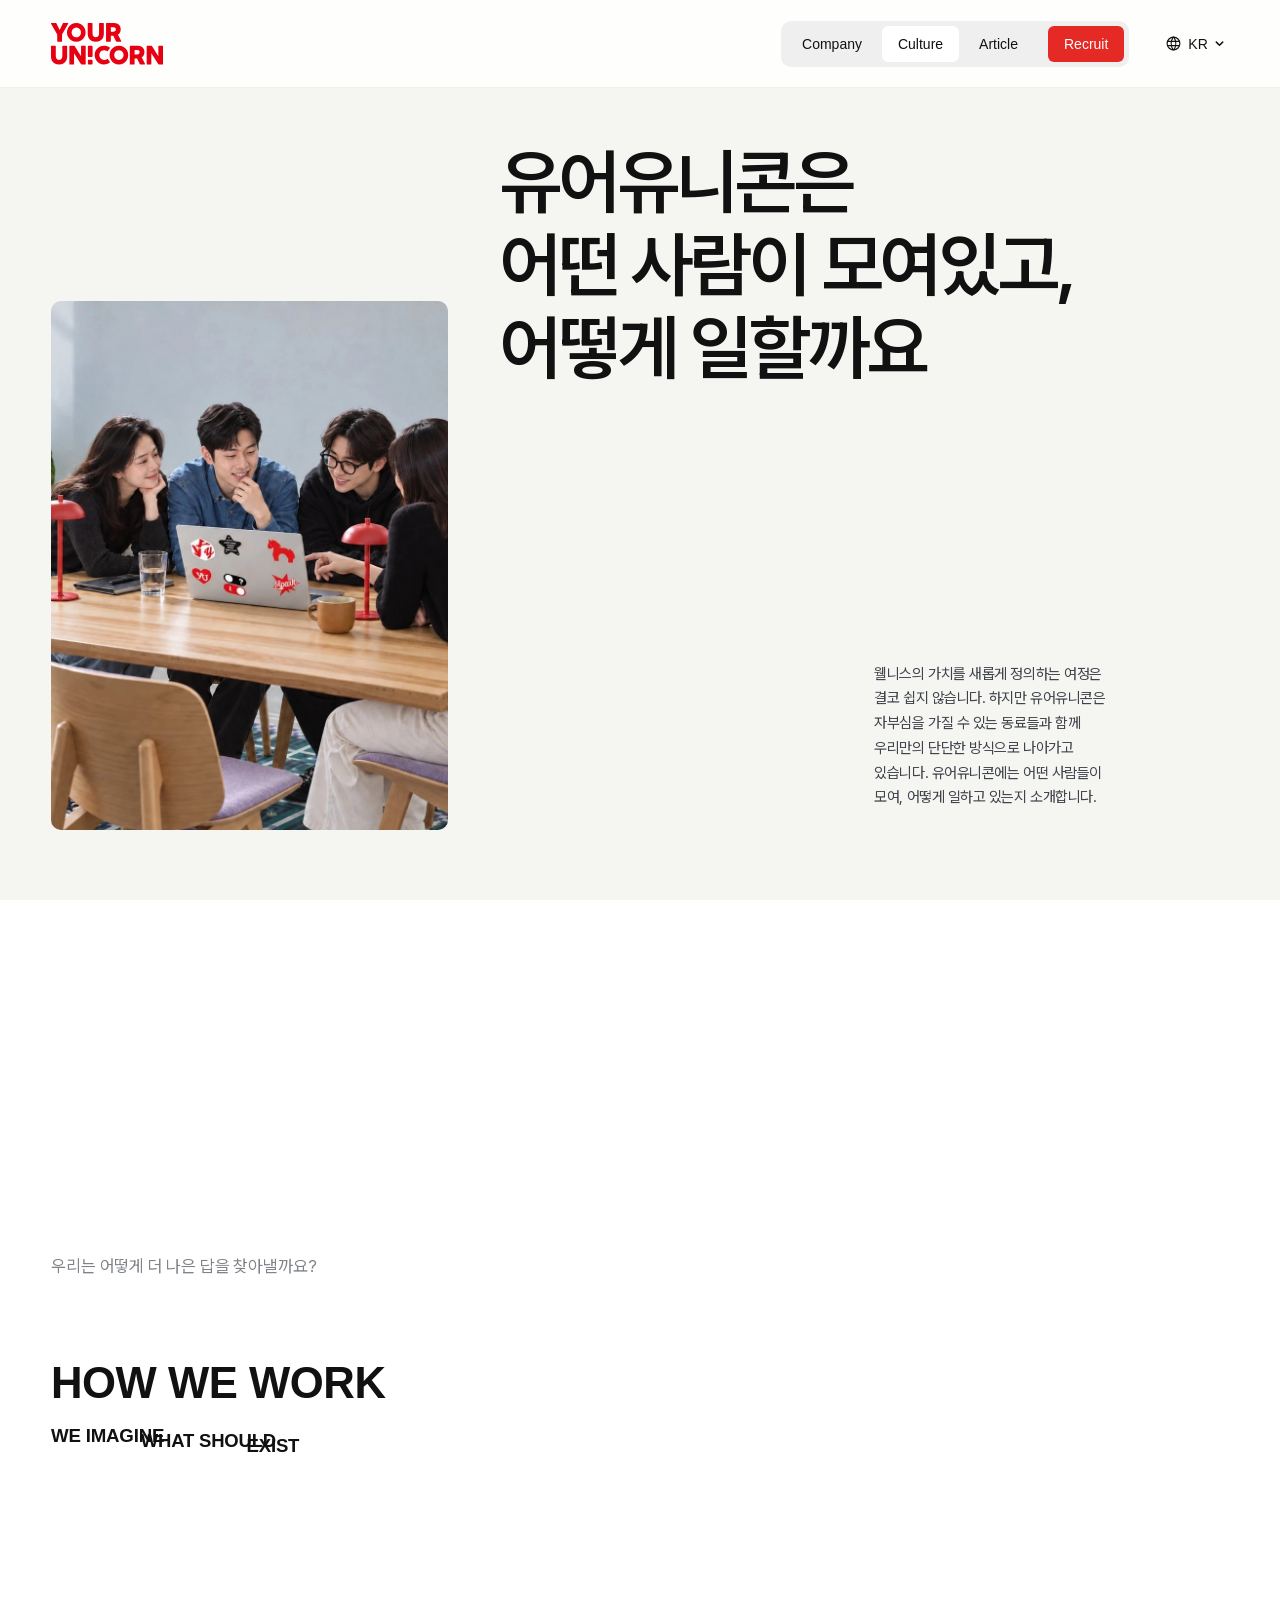
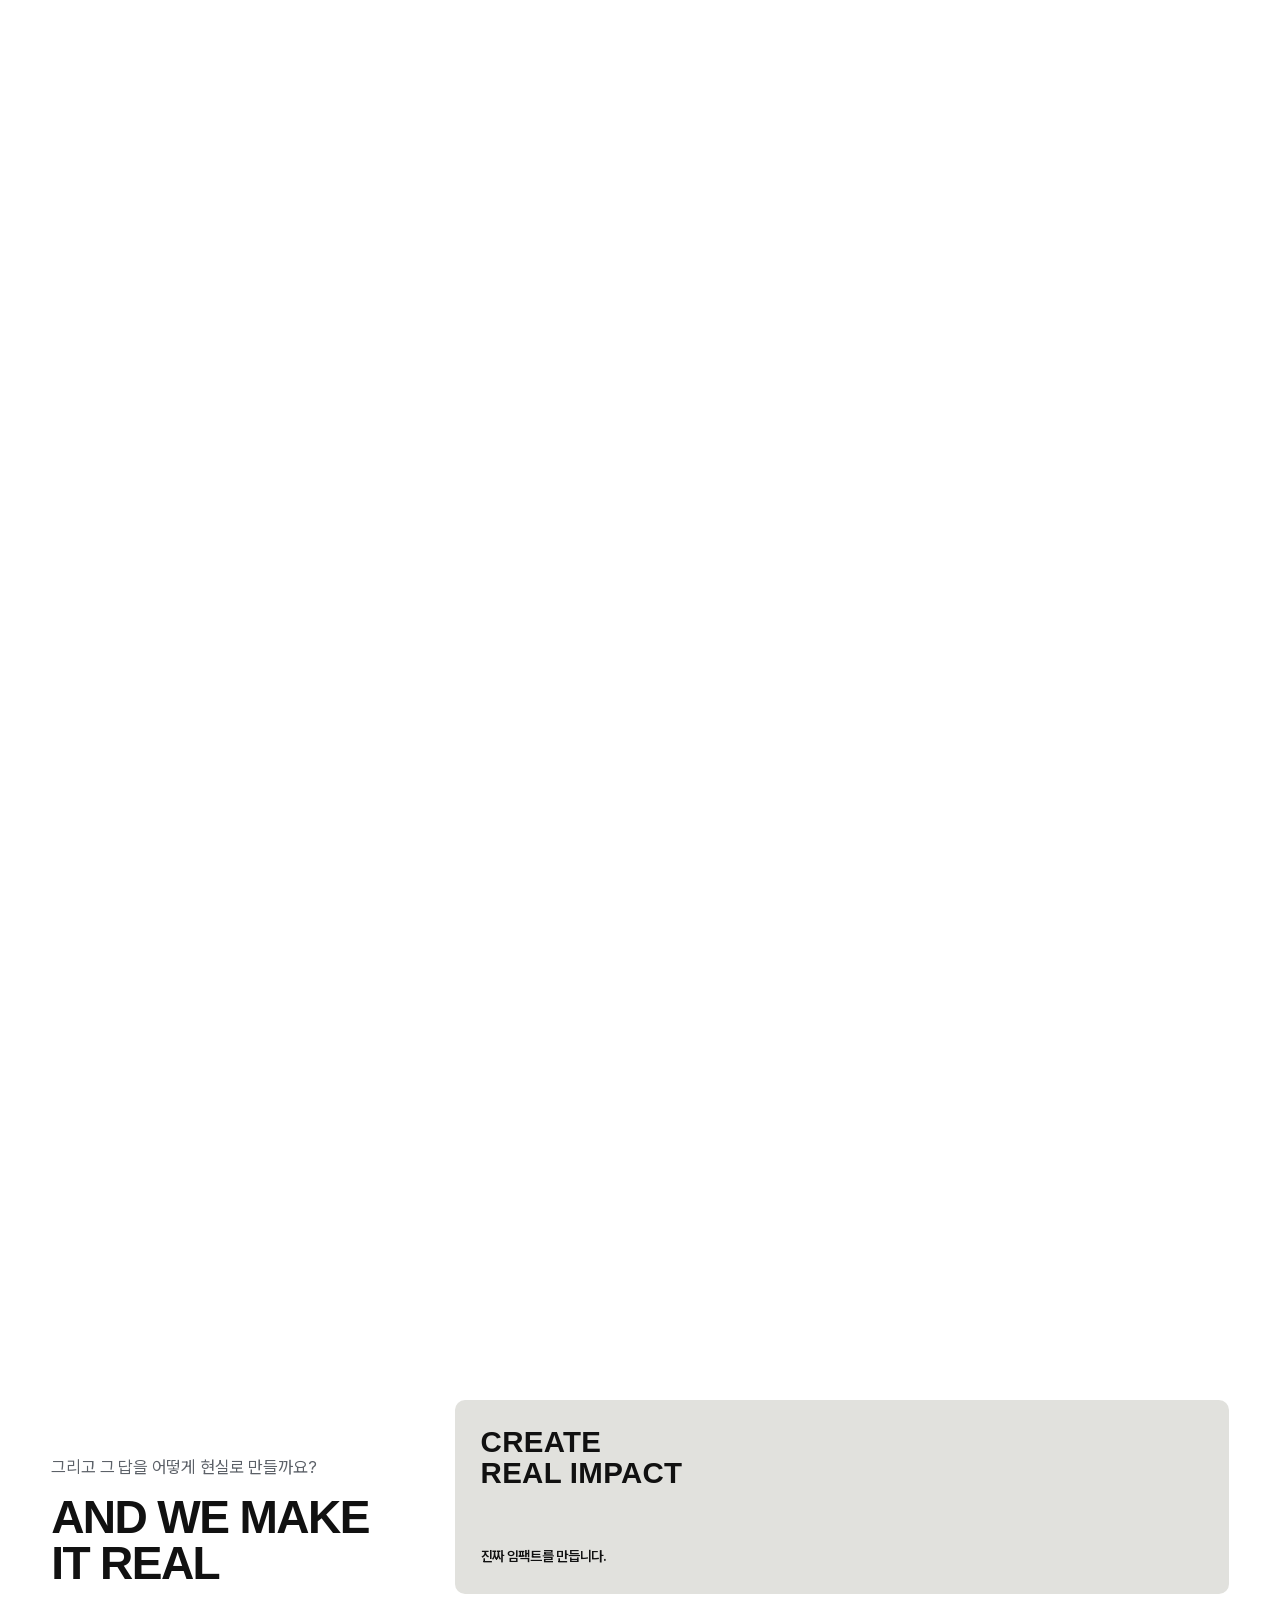
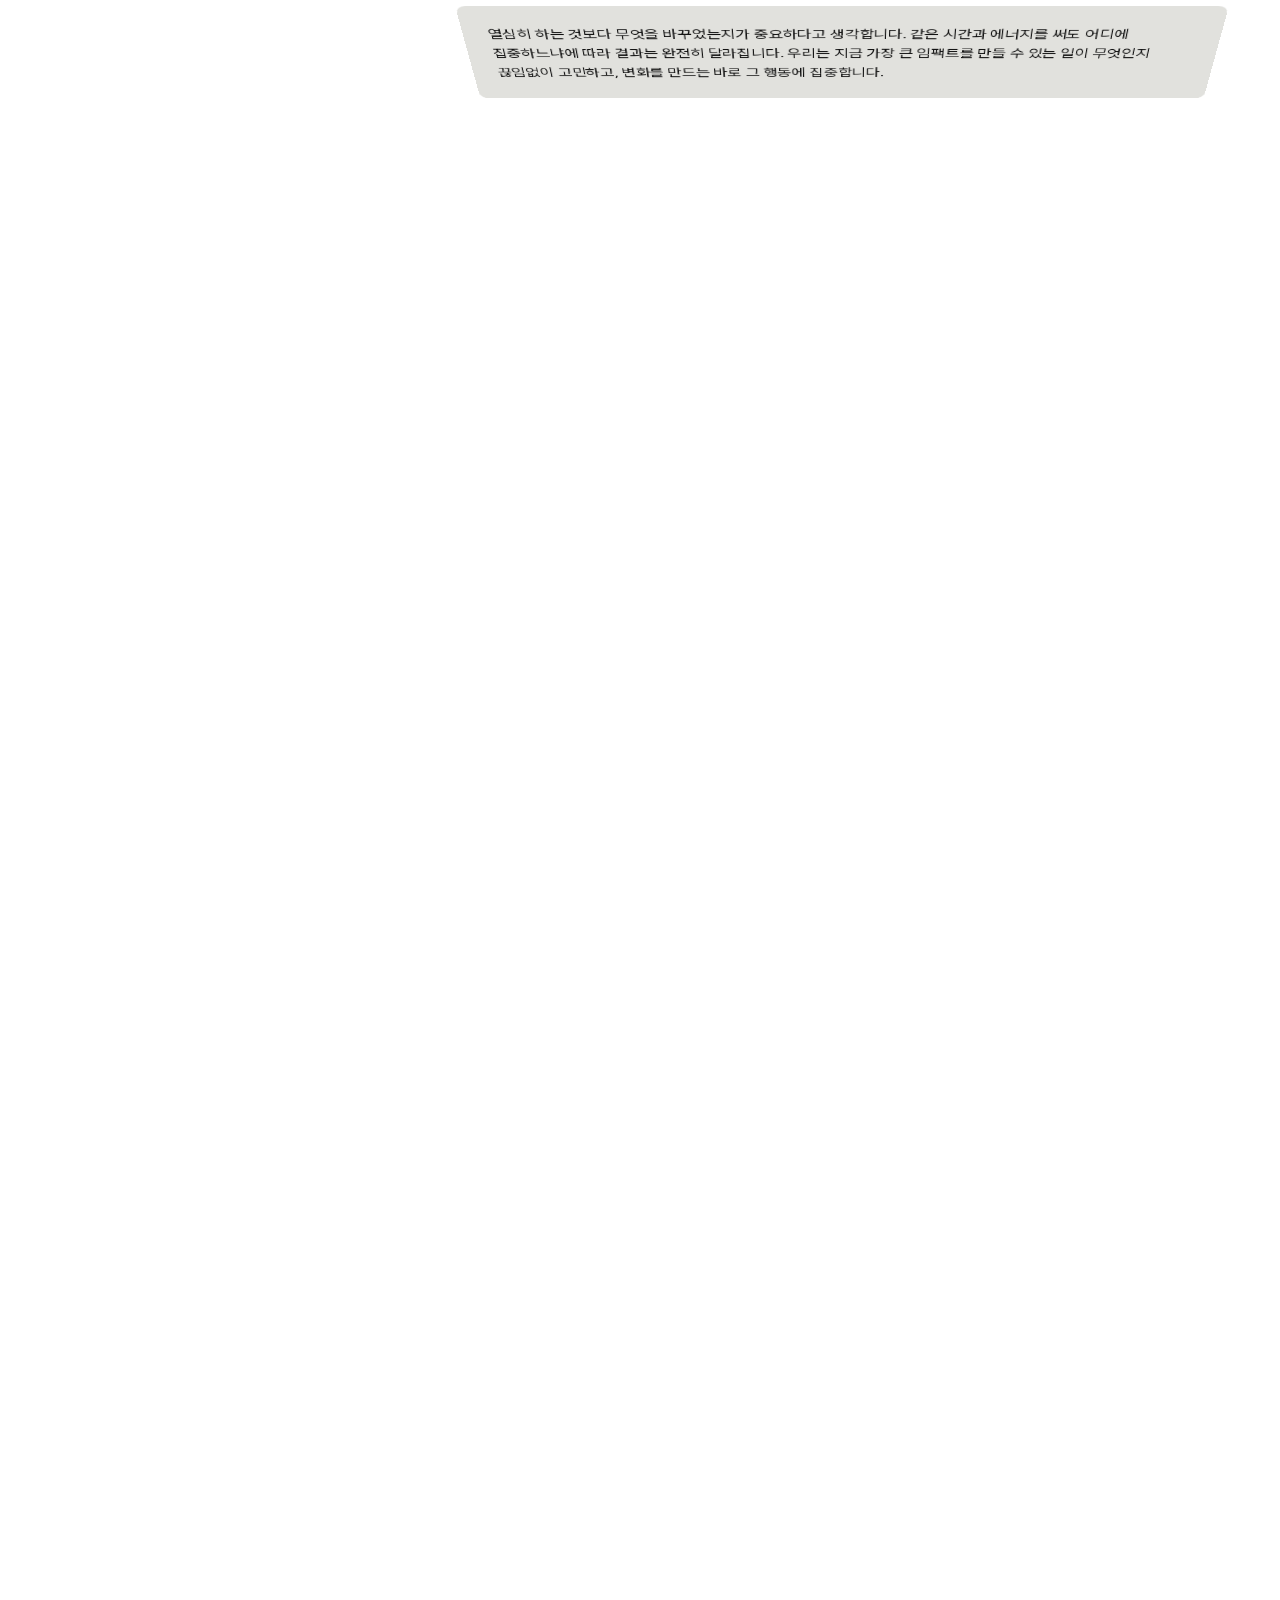
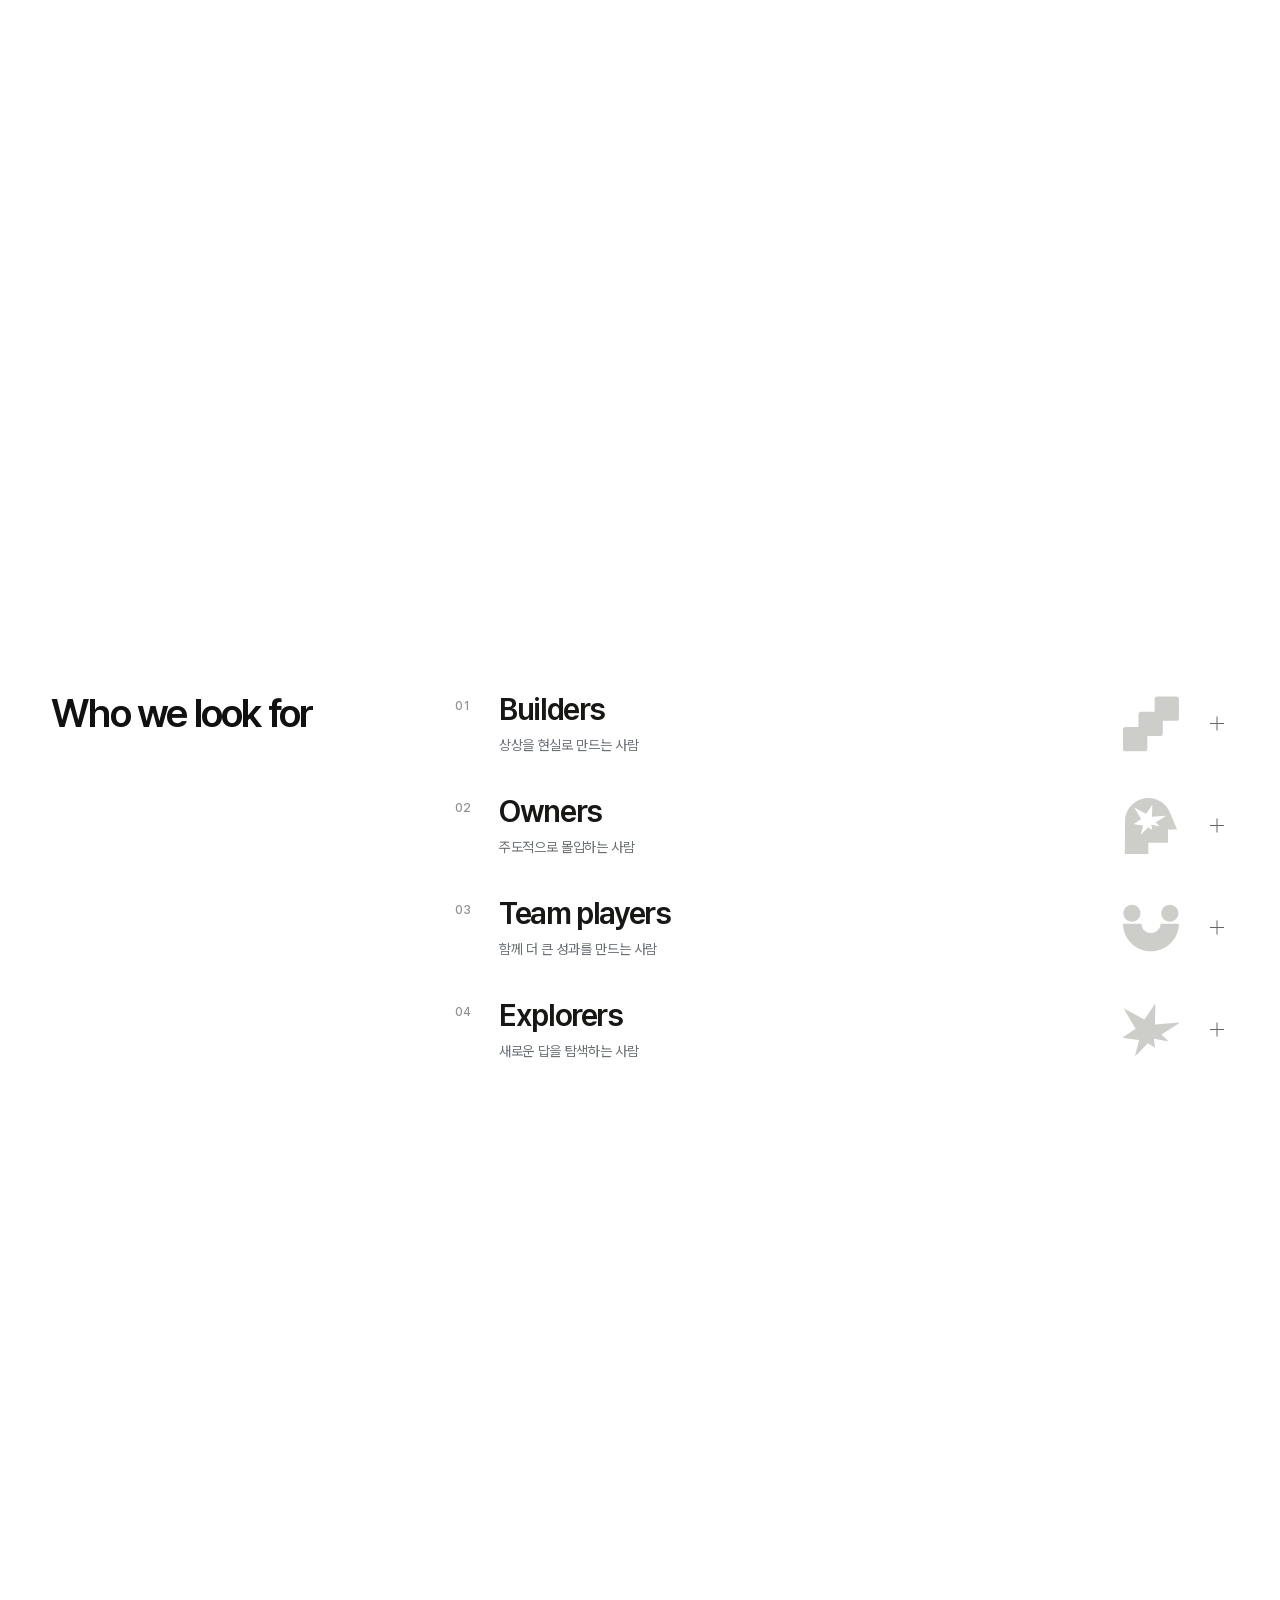
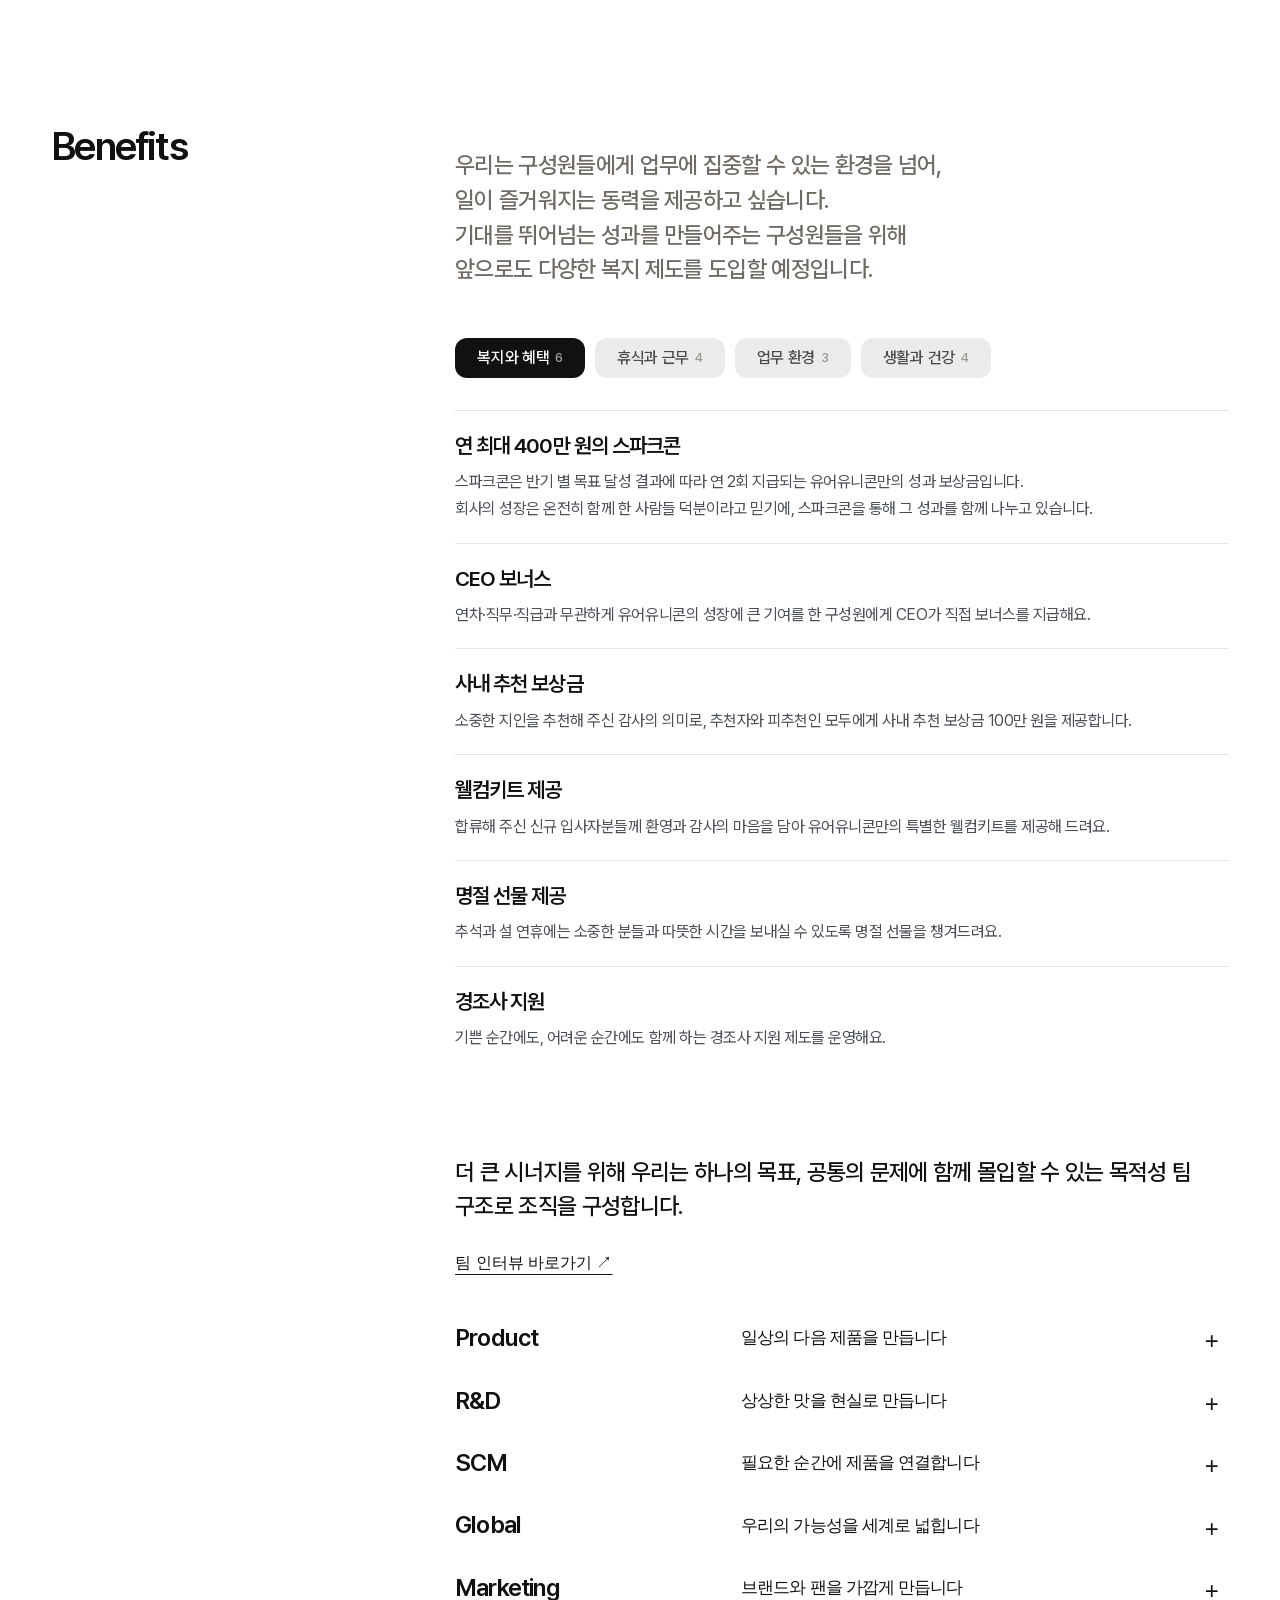
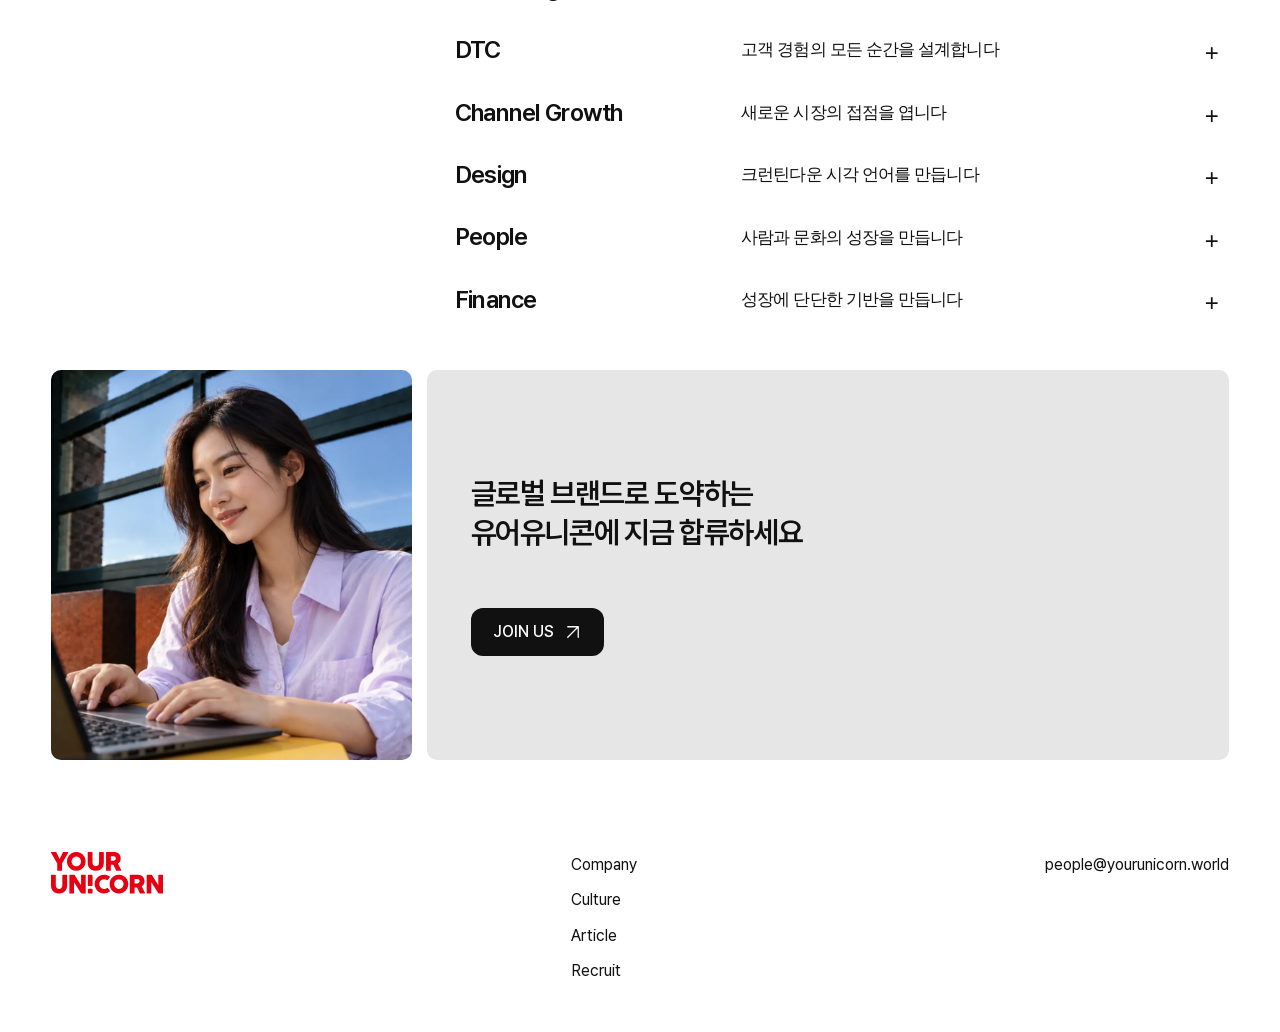
<file: approved-culture.html>
<!doctype html><html lang="ko"><head><meta charset="utf-8">
<title>유어유니콘 YOUR UNICORN</title><meta name="robots" content="noindex,nofollow">
<link rel="canonical" href="https://yourunicorn.world/culture/"><meta http-equiv="refresh" content="0; url=/culture/">
<script>(function(){var q=new URLSearchParams(location.search).get('page');var map={"company": "/", "culture": "/culture/", "recruit": "/recruit/"};location.replace((q&&map[q])?map[q]+location.hash:'/culture/'+location.hash);})();</script>
</head><body><a href="/culture/">유어유니콘으로 이동</a></body></html>
</file>
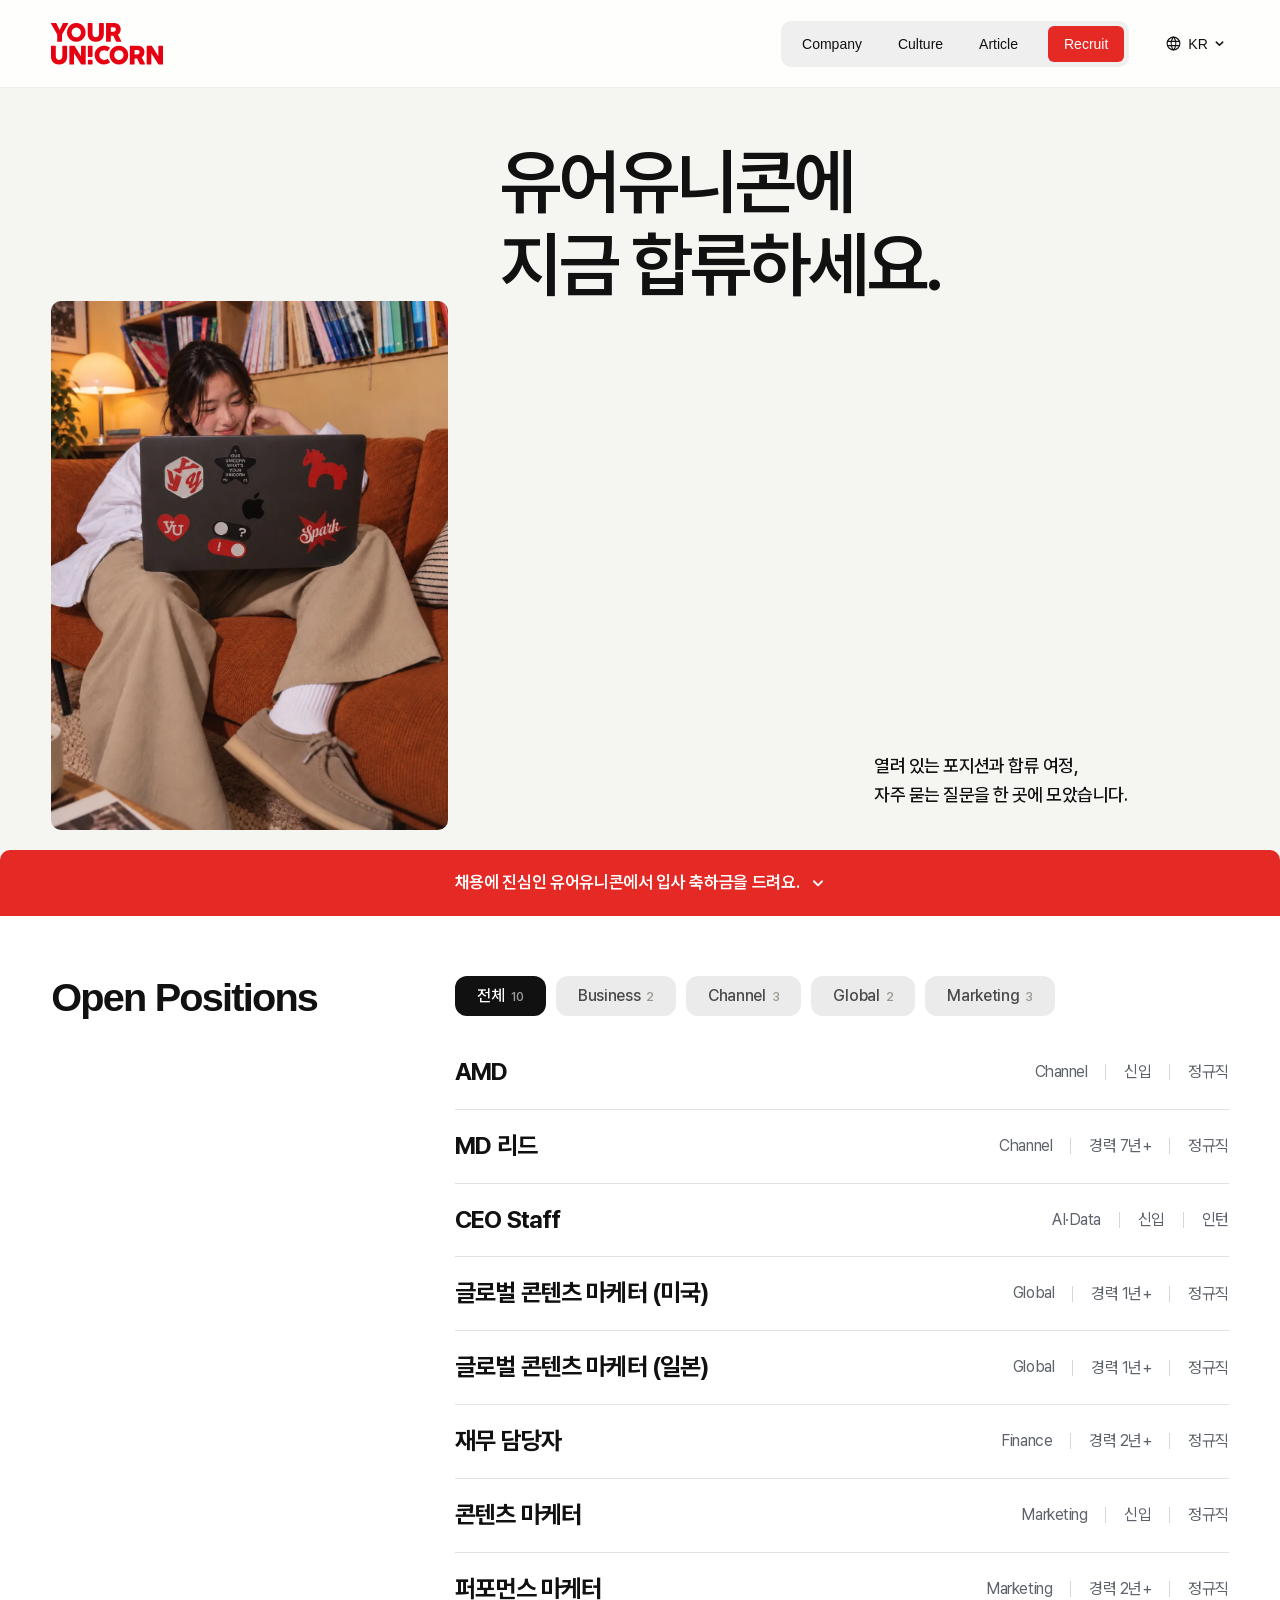
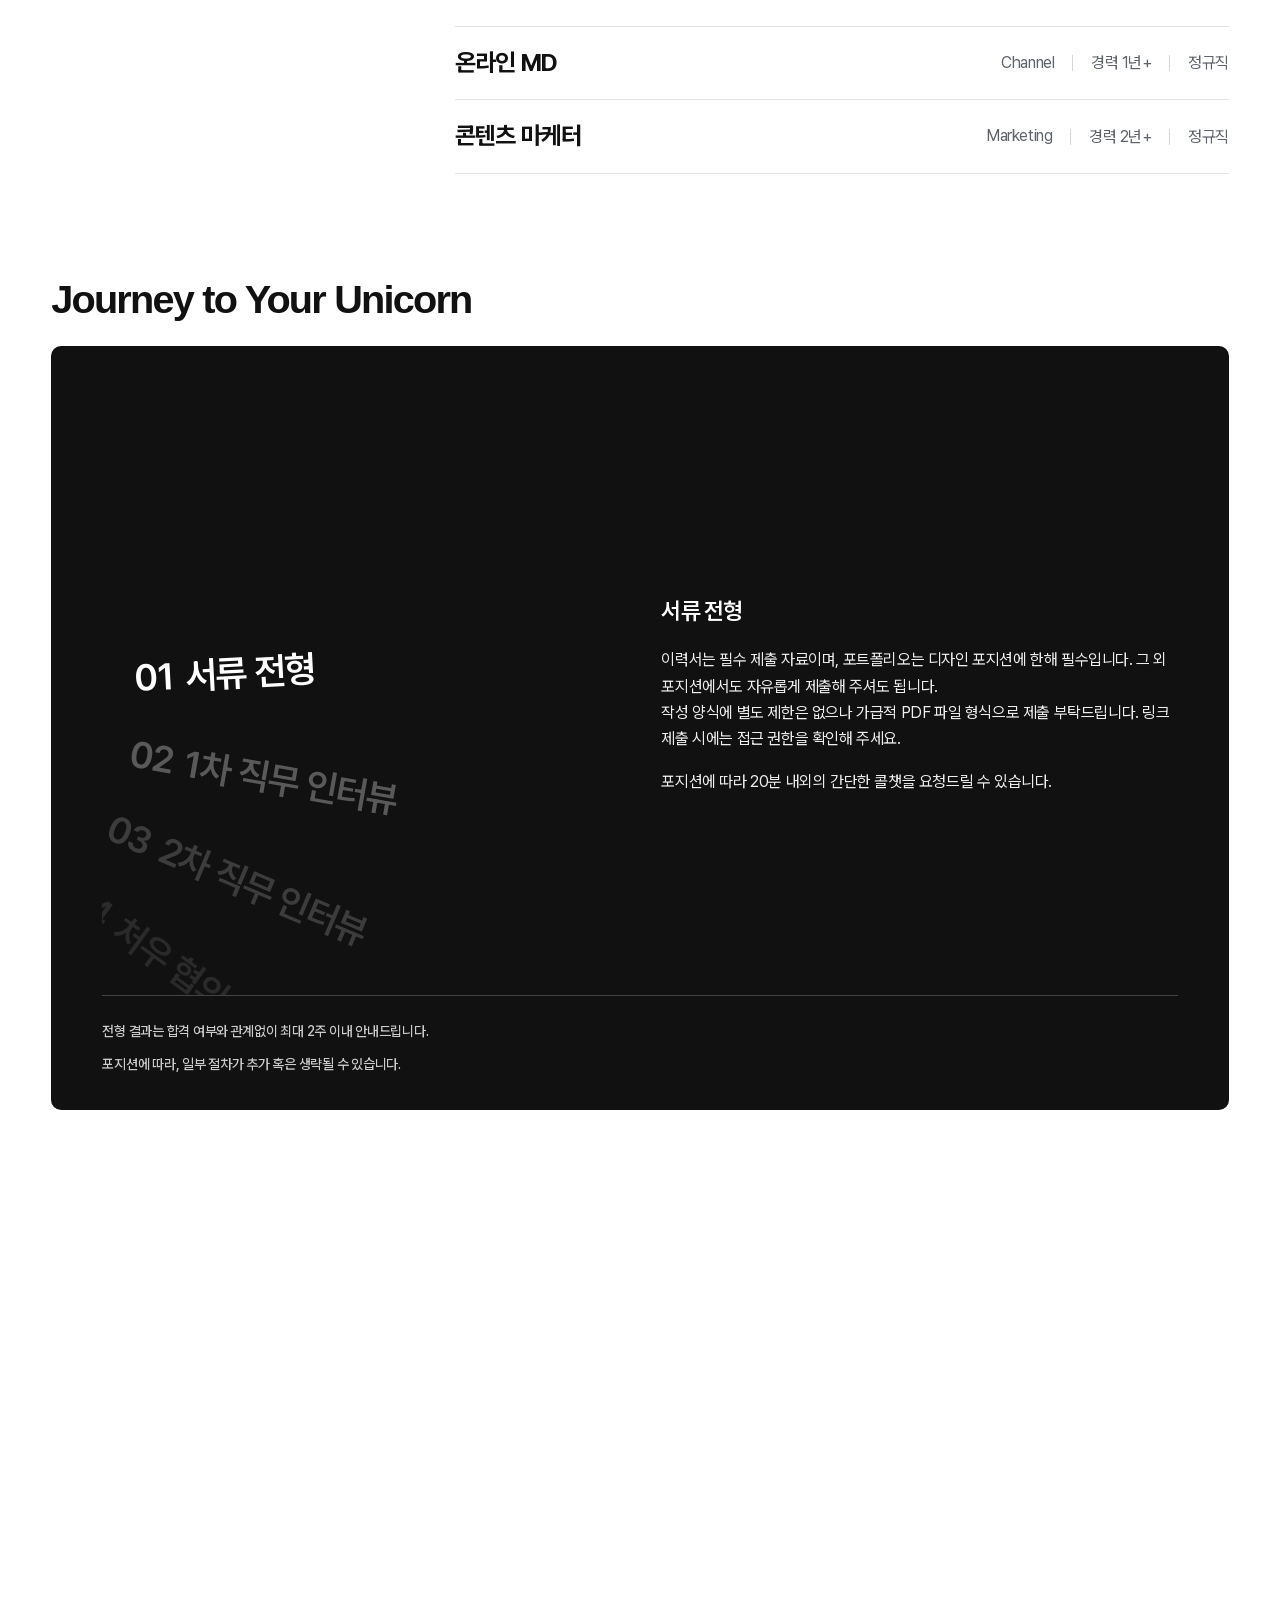
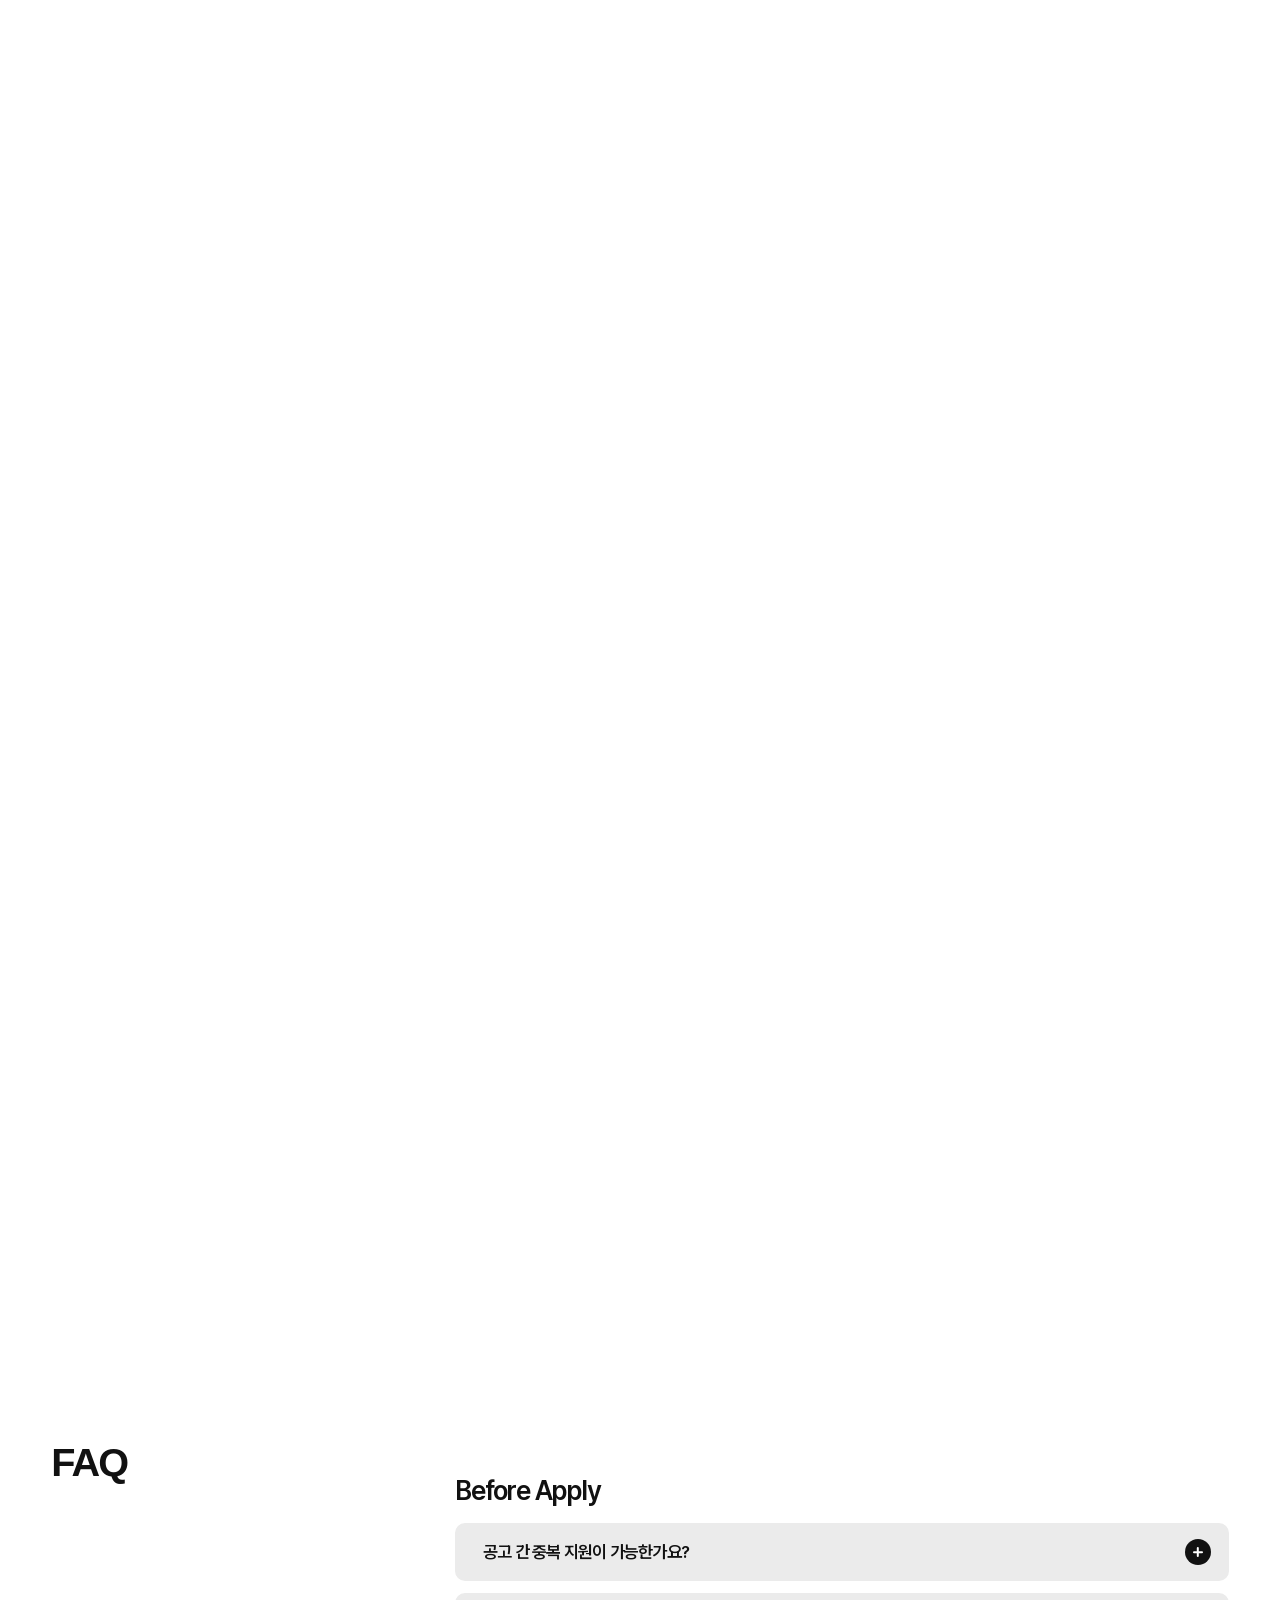
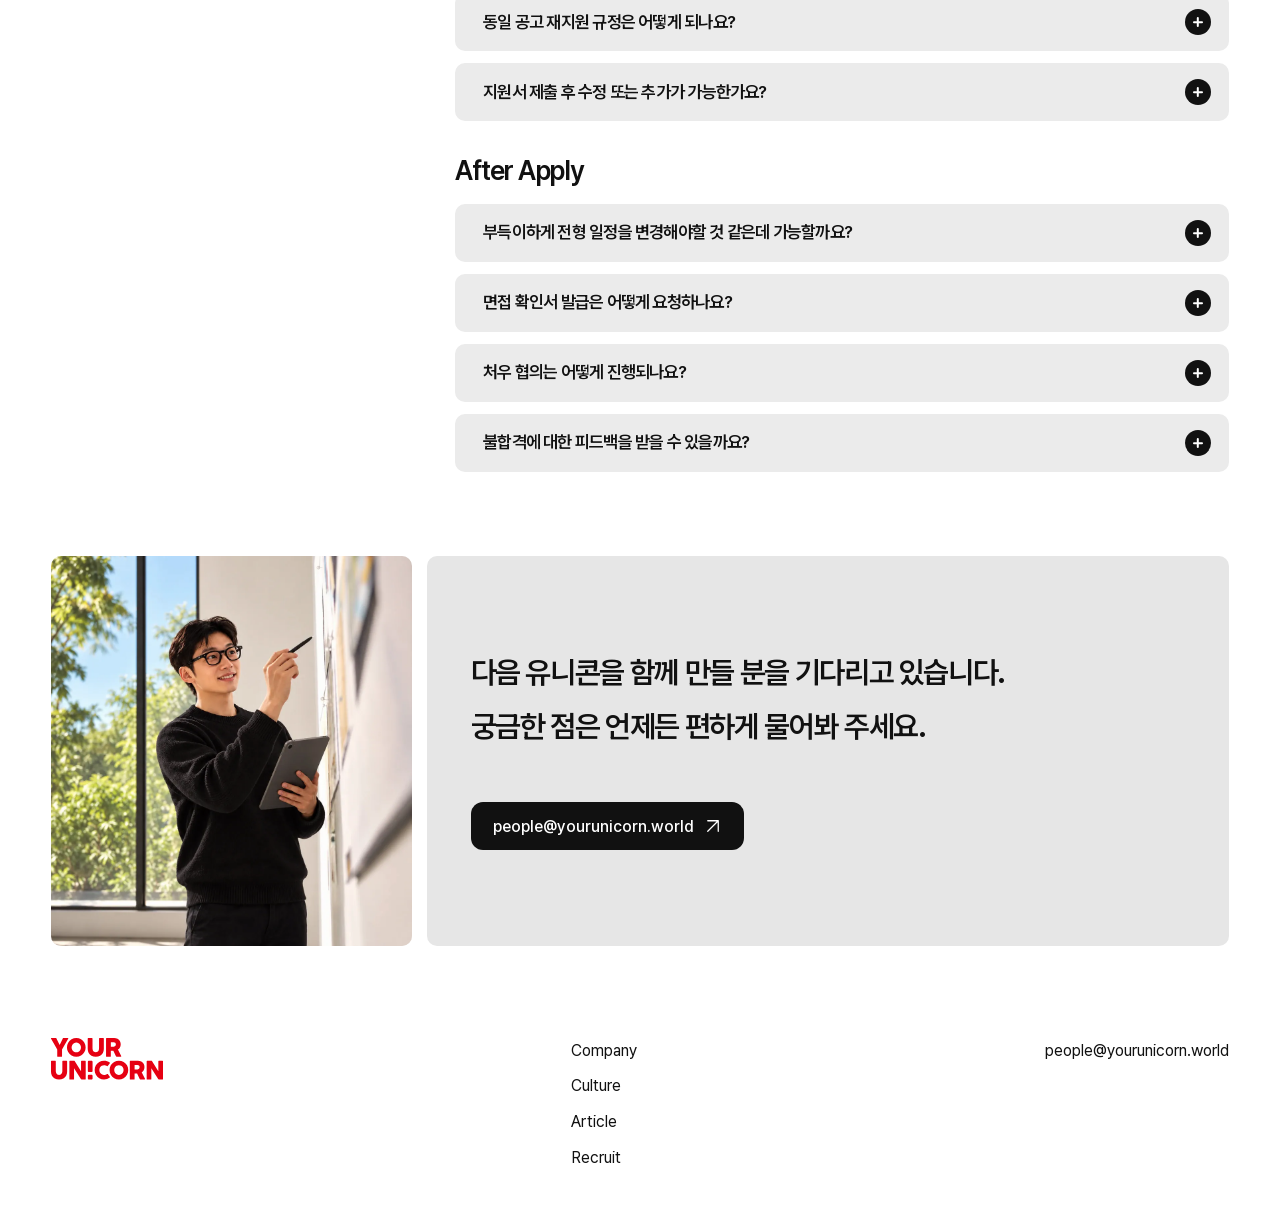
<file: approved-recruit.html>
<!doctype html><html lang="ko"><head><meta charset="utf-8">
<title>유어유니콘 YOUR UNICORN</title><meta name="robots" content="noindex,nofollow">
<link rel="canonical" href="https://yourunicorn.world/recruit/"><meta http-equiv="refresh" content="0; url=/recruit/">
<script>(function(){var q=new URLSearchParams(location.search).get('page');var map={"company": "/", "culture": "/culture/", "recruit": "/recruit/"};location.replace((q&&map[q])?map[q]+location.hash:'/recruit/'+location.hash);})();</script>
</head><body><a href="/recruit/">유어유니콘으로 이동</a></body></html>
</file>
<file: retail-gallery.css>
.approved-company .retail-highlights.retail-gallery {
  display: grid;
  grid-template-columns: repeat(2, minmax(0, 1fr));
  gap: clamp(24px, 3vw, 64px);
  width: 100%;
  max-width: none;
  margin: 0;
  padding: 72px 0 40px;
  background: #fff;
  color: #111;
  overflow: visible;
}

.retail-collection { min-width: 0; }
.retail-collection__header {
  display: flex;
  align-items: center;
  justify-content: space-between;
  gap: 12px;
  margin: 0 0 clamp(20px, 1.8vw, 36px);
  padding: 0;
}
.retail-collection__header h2 {
  margin: 0;
  font: 600 clamp(22px, 2.15vw, 44px)/1.2 Helvetica, Arial, sans-serif;
  letter-spacing: -.035em;
  white-space: nowrap;
}
.retail-collection__photos { display: grid; grid-template-columns: repeat(3, minmax(0, 1fr)); gap: clamp(10px, .9vw, 18px); }
.retail-collection__photos figure { min-width: 0; margin: 0; aspect-ratio: 10/17; border-radius: 10px; overflow: hidden; background: #dedede; }
.retail-collection__photos img { display: block; width: 100%; height: 100%; object-fit: cover; object-position: center; }

@media (max-width: 900px) {
  .approved-company .retail-highlights.retail-gallery { grid-template-columns: 1fr; gap: 40px; padding-top: 48px; }
  .retail-collection__header h2 { font-size: clamp(20px, 5.5vw, 32px); }
}
@media (max-width: 400px) {
  .retail-collection__header h2 { font-size: 20px; }
  .retail-collection__photos { gap: 8px; }
}

.retail-collection__photos figure{position:relative}

/* 10/19: buttons removed; each row is a carousel with arrow buttons and 2-line hover captions. */
.retail-collection__header { min-height: 1.2em; }
.retail-carousel { position: relative; }
.retail-collection__photos { display: grid; grid-template-columns: none; grid-auto-flow: column; grid-auto-columns: calc((100% - 2 * clamp(10px, .9vw, 18px)) / 3); overflow-x: auto; overscroll-behavior-x: contain; scroll-snap-type: x mandatory; scrollbar-width: none; }
.retail-collection__photos::-webkit-scrollbar { display: none; }
.retail-collection__photos:focus-visible { outline: 2px solid #e60012; outline-offset: 4px; border-radius: 10px; }
.retail-collection__photos figure { position: relative; scroll-snap-align: start; }
.retail-collection__photos img { transition: transform .5s cubic-bezier(.22,.61,.36,1); }
.retail-collection__photos figcaption {
  position: absolute; inset: auto 0 0; display: grid; gap: 2px; padding: 44px 14px 14px;
  background: linear-gradient(to top, rgba(0,0,0,.7), rgba(0,0,0,0));
  color: #fff; letter-spacing: -.02em; pointer-events: none;
  opacity: 0; transform: translateY(8px); transition: opacity .3s ease, transform .3s ease;
}
.retail-collection__photos figcaption > * { display: block; overflow: hidden; text-overflow: ellipsis; white-space: nowrap; }
.retail-collection__photos figcaption strong { font-size: clamp(13px, .95vw, 15px); font-weight: 600; line-height: 1.4; }
.retail-collection__photos figcaption span { font-size: clamp(11px, .8vw, 13px); font-weight: 400; line-height: 1.45; color: rgba(255,255,255,.82); }
.retail-collection__photos figure:hover figcaption, .retail-collection__photos figure:focus-within figcaption { opacity: 1; transform: none; }
.retail-collection__photos figure:hover img { transform: scale(1.04); }
@media (hover: none) { .retail-collection__photos figcaption { opacity: 1; transform: none; } }
.retail-carousel__btn {
  position: absolute; top: 50%; z-index: 2; display: grid; place-items: center;
  width: 40px; height: 40px; margin-top: -20px; padding: 0; border: 0; border-radius: 50%;
  background: rgba(255,255,255,.94); color: #111; box-shadow: 0 4px 14px rgba(0,0,0,.16); cursor: pointer;
  transition: opacity .25s, transform .25s, background .2s;
}
.retail-carousel__btn svg { width: 18px; height: 18px; fill: none; stroke: currentColor; stroke-width: 2; stroke-linecap: round; stroke-linejoin: round; }
.retail-carousel__btn--prev { left: 10px; }
.retail-carousel__btn--next { right: 10px; }
.retail-carousel__btn:hover { background: #111; color: #fff; }
.retail-carousel__btn:focus-visible { outline: 2px solid #e60012; outline-offset: 3px; }
.retail-carousel__btn:disabled { opacity: 0; pointer-events: none; }
@media (max-width: 600px) {
  .retail-collection__photos { grid-auto-columns: calc((100% - 8px) / 2.2); }
  .retail-carousel__btn { width: 34px; height: 34px; margin-top: -17px; }
}
@media (prefers-reduced-motion: reduce) {
  .retail-collection__photos img, .retail-collection__photos figcaption, .retail-carousel__btn { transition: none; }
}
.retail-collection__photos figure { aspect-ratio: 1080/1450; }

/* Captions stay off the photos until hover, keyboard focus, or tap. */
.retail-collection__photos figure{cursor:pointer}
.retail-collection__photos figure:focus-visible{outline:2px solid #e60012;outline-offset:3px}
.retail-collection__photos figure:is(:hover,:focus-visible,.is-caption-open) figcaption{opacity:1;transform:none}
@media(hover:none){.retail-collection__photos figcaption{opacity:0;transform:translateY(8px)}.retail-collection__photos figure.is-caption-open figcaption{opacity:1;transform:none}}

/* Captions stay off the photos until hover, keyboard focus, or tap. */
.retail-collection__photos figure{cursor:pointer}
.retail-collection__photos figure:focus-visible{outline:2px solid #e60012;outline-offset:3px}
.retail-collection__photos figure:is(:hover,:focus-visible,.is-caption-open) figcaption{opacity:1;transform:none}
@media(hover:none){.retail-collection__photos figcaption{opacity:0;transform:translateY(8px)}.retail-collection__photos figure.is-caption-open figcaption{opacity:1;transform:none}}

/* Captions stay off the photos until hover, keyboard focus, or tap. */
.retail-collection__photos figure{cursor:pointer}
.retail-collection__photos figure:focus-visible{outline:2px solid #e60012;outline-offset:3px}
.retail-collection__photos figure:is(:hover,:focus-visible,.is-caption-open) figcaption{opacity:1;transform:none}
@media(hover:none){.retail-collection__photos figcaption{opacity:0;transform:translateY(8px)}.retail-collection__photos figure.is-caption-open figcaption{opacity:1;transform:none}}
</file>
<file: source/v1-company.css>
@font-face{font-family:Outfit;src:url("/assets/outfit-800.ttf") format('truetype');font-weight:800;font-style:normal;font-display:swap}
@font-face{font-family:LexendDeca;src:url("/assets/lexend-deca.ttf") format('truetype');font-weight:100 900;font-style:normal;font-display:swap;unicode-range:U+0020-007E,U+00C0-024F}
@font-face{font-family:Viga;src:url("/assets/viga-regular.ttf") format('truetype');font-weight:400 900;font-style:normal;font-display:swap;unicode-range:U+0020-007E,U+00C0-024F}
@font-face{font-family:Onest;src:url("/assets/onest.ttf") format('truetype');font-weight:100 900;font-style:normal;font-display:swap;unicode-range:U+0020-007E,U+00C0-024F}
@font-face{font-family:Pretendard;src:url("/assets/fonts/pretendard-800.woff2") format('woff2');font-weight:800;font-style:normal;font-display:swap;unicode-range:U+1100-11FF,U+3130-318F,U+A960-A97F,U+AC02-AC03,U+AC05-AC07,U+AC09-AC0F,U+AC13-AC14,U+AC16-AC18,U+AC1A-AC1B,U+AC1E-AC30,U+AC32-AC6F,U+AC71-AC73,U+AC75-AC77,U+AC79-AC7F,U+AC82,U+AC84-AC8B,U+AC8D-AC9F,U+ACA1-ACA7,U+ACAA-ACAB,U+ACAD-ACAF,U+ACB1-ACB8,U+ACBA-ACBC,U+ACBE-ACC3,U+ACC5-ACDF,U+ACE1-ACE6,U+ACE8-ACF2,U+ACF4,U+ACF6-ACFB,U+ACFD-ACFF,U+AD01-AD03,U+AD05-AD10,U+AD12-AD4F,U+AD51-AD6B,U+AD6E-AD6F,U+AD71-AD7E,U+AD80,U+AD82-AD8B,U+AD8D-ADBF,U+ADC1-ADDB,U+ADDD-ADF7,U+ADF9-ADFB,U+ADFD-ADFF,U+AE01-AE07,U+AE0A,U+AE0C-AE2F,U+AE31-AE33,U+AE35-AE37,U+AE39-AE3F,U+AE41-AE4B,U+AE4D-AE53,U+AE55-AE5C,U+AE5E-AEBB,U+AEBD-AED7,U+AED9-AFB7,U+AFB9-AFBF,U+AFC1-AFC7,U+AFC9-B00B,U+B00D-B01B,U+B01D-B049,U+B04B,U+B04D-B05C,U+B05E-B07B,U+B07D-B097,U+B099-B09B,U+B09D-B0A7,U+B0A9-B0AD,U+B0AF-B0B3,U+B0B5-B0B7,U+B0B9-B0BB,U+B0BD-B0C4,U+B0C6-B0CF,U+B0D1-B107,U+B109-B10F,U+B111-B112,U+B114-B117,U+B119-B123,U+B125-B13F,U+B141-B143,U+B145-B177,U+B179-B17B,U+B17D-B191,U+B194-B203,U+B205-B207,U+B209-B213,U+B216-B273,U+B275-B28F,U+B291-B293,U+B295-B297,U+B299-B2A4,U+B2A7-B2C7,U+B2C9-B2CB,U+B2CD-B2D7,U+B2D9-B2E3,U+B2E5-B2E7,U+B2E9-B2EA,U+B2ED-B2F3,U+B2F6-B2F8,U+B2FA-B2FE,U+B301-B353,U+B356-B357,U+B359-B35B,U+B35D-B363,U+B365-B368,U+B36A-B36D,U+B36F,U+B371-B373,U+B375-B3C3,U+B3C6-B3CB,U+B3CD-B3D8,U+B3DA-B3FB,U+B3FD-B417,U+B419-B41B,U+B41D-B41F,U+B421-B428,U+B42A-B44F,U+B451-B453,U+B455-B457,U+B459-B4A3,U+B4A5-B4B6,U+B4B8-B4DB,U+B4DE-B4DF,U+B4E1-B4E3,U+B4E5-B4EB,U+B4EE-B4F0,U+B4F2-B513,U+B515-B528,U+B52A-B52F,U+B531-B54B,U+B54D-B54F,U+B551-B5A3,U+B5A5-B5A7,U+B5A9-B5BA,U+B5BC-B60F,U+B611-B6EF,U+B6F1-B727,U+B729-B73A,U+B73C-B743,U+B745-B75F,U+B761-B77B,U+B77D-B77F,U+B781-B78B,U+B78E-B78F,U+B791-B797,U+B79A-B79B,U+B79D-B7AA,U+B7AC,U+B7AE-B7B4,U+B7B6-B7C8,U+B7CA-B7EB,U+B7ED-B7EF,U+B7F1-B7F3,U+B7F5-B7FB,U+B7FE-B806,U+B809-B80B,U+B80D-B823,U+B826-B827,U+B829-B82B,U+B82D-B837,U+B839-B83F,U+B841-B85B,U+B85E-B85F,U+B861-B863,U+B865-B86C,U+B86E,U+B870-B8AF,U+B8B1-B8CB,U+B8CD-B8E7,U+B8E9-B8F8,U+B8FA-B957,U+B959-B973,U+B975-B977,U+B979-B97B,U+B97D-B983,U+B986-B988,U+B98A-B9AB,U+B9AE-B9AF,U+B9B1-B9B3,U+B9B5-B9BB,U+B9BE-B9C0,U+B9C2-B9C7,U+B9C9-B9CB,U+B9CD,U+B9CF,U+B9D1-B9DA,U+B9DC,U+B9DF-B9E3,U+B9E5-B9E7,U+B9E9-BA37,U+BA3A-BA3B,U+BA3D-BA47,U+BA49-BA53,U+BA55-BA57,U+BA59-BA6F,U+BA71-BA73,U+BA75-BA84,U+BA86-BAA7,U+BAAA-BAAB,U+BAAD-BAAF,U+BAB1-BABA,U+BABC-BB33,U+BB35,U+BB37,U+BB39-BB3A,U+BB3D-BBAB,U+BBAD-BBBF,U+BBC1-BBF7,U+BBF9-BBFB,U+BBFD-BBFE,U+BC01-BC0E,U+BC10,U+BC12-BC13,U+BC17,U+BC19-BC1A,U+BC1D-BC24,U+BC26-BC28,U+BC2A-BC2F,U+BC32-BC83,U+BC85-BC87,U+BC89-BC8B,U+BC8D-BC93,U+BC96-BC9F,U+BCA1-BCA3,U+BCA5-BCA7,U+BCA9-BCBF,U+BCC1-BCC3,U+BCC5-BCF3,U+BCF6-BCF7,U+BCF9-BCFB,U+BCFD-BD04,U+BD06-BD0F,U+BD11-BD7F,U+BD82-BD83,U+BD85-BD87,U+BD89-BD98,U+BD9A-BDEF,U+BDF1-BE0B,U+BE0D-BE13,U+BE15-BE43,U+BE45-BE47,U+BE49-BE4B,U+BE4D-BE5F,U+BE61-BE67,U+BE69-C05B,U+C05D-C0AB,U+C0AE-C0AF,U+C0B1-C0B3,U+C0B5-C0BB,U+C0BD-C0C0,U+C0C2-C0C7,U+C0CA-C0DC,U+C0DE-C11B,U+C11E-C11F,U+C121-C123,U+C125-C130,U+C132-C137,U+C13A-C13B,U+C13D-C14A,U+C14C-C153,U+C155-C157,U+C159-C18B,U+C18E-C193,U+C195-C1A0,U+C1A2-C1DF,U+C1E1-C1FB,U+C1FD-C20C,U+C20E-C217,U+C219-C21B,U+C21D-C227,U+C229-C24F,U+C251-C26B,U+C26D-C27C,U+C27E-C2A3,U+C2A5-C2AB,U+C2AD-C2B4,U+C2B6-C2DB,U+C2DE-C2DF,U+C2E1-C2E3,U+C2E5-C2EB,U+C2ED-C2F5,U+C2F7-C312,U+C314-C367,U+C369-C4EF,U+C4F1-C4F3,U+C4F5-C4F7,U+C4F9-C527,U+C52A-C538,U+C53A-C543,U+C545-C547,U+C549,U+C54B,U+C54D-C554,U+C556-C557,U+C55A-C55D,U+C55F,U+C562-C57B,U+C57E-C590,U+C592-C597,U+C599-C5B3,U+C5B6-C5B7,U+C5B9-C5BB,U+C5BD-C5C3,U+C5C9-C5CF,U+C5D2-C5D3,U+C5D5-C5EB,U+C5EE-C5EF,U+C5F1-C5F3,U+C5F5-C5FC,U+C5FE-C5FF,U+C602-C604,U+C607,U+C609-C623,U+C625-C627,U+C629-C62B,U+C62D,U+C62F-C633,U+C635-C63F,U+C641-C643,U+C645-C653,U+C655-C677,U+C679-C67B,U+C67D-C693,U+C695-C6A8,U+C6AA-C6AF,U+C6B1-C6B3,U+C6B5-C6B7,U+C6B9-C6BF,U+C6C1-C6C2,U+C6C4-C6CB,U+C6CD-C6CF,U+C6D1-C6D3,U+C6D5-C6EF,U+C6F1-C703,U+C705-C716,U+C718-C71F,U+C721-C727,U+C729-C73B,U+C73D-C73F,U+C741-C743,U+C745-C74B,U+C74D-C750,U+C752-C757,U+C759-C773,U+C775-C777,U+C779-C77B,U+C77E-C783,U+C786-C787,U+C789-C78F,U+C792-C797,U+C799-C7A0,U+C7A2-C7A4,U+C7A6-C7AB,U+C7AD-C7C0,U+C7C2-C7FF,U+C802-C803,U+C805-C807,U+C809-C80F,U+C812-C814,U+C816-C81B,U+C81D-C837,U+C839-C84B,U+C84D-C86F,U+C871-C873,U+C875-C884,U+C886-C88A,U+C88D-C8FB,U+C8FD-C8FF,U+C901-C903,U+C905-C910,U+C912-C987,U+C98A-C98F,U+C991-C99C,U+C99E-C9BF,U+C9C2-C9C3,U+C9C5-C9C7,U+C9C9-C9CF,U+C9D2-C9DB,U+C9DE-C9E6,U+C9E8-C9F7,U+C9F9-CABC,U+CABE-CABF,U+CAC1-CC0C,U+CC0E-CC0F,U+CC11-CC27,U+CC2A-CC37,U+CC39-CC3C,U+CC3F-CC43,U+CC45-CC56,U+CC58,U+CC5A-CC5F,U+CC61-CC97,U+CC99-CC9B,U+CC9D-CC9F,U+CCA1-CCAA,U+CCAC,U+CCAE-CCB3,U+CCB5-CCCF,U+CCD1-CCE3,U+CCE5-CD07,U+CD09-CD1C,U+CD1E-CD5B,U+CD5D-CD93,U+CD96-CD97,U+CD99-CD9B,U+CD9D-CDA3,U+CDA5-CDA8,U+CDAA-CDAF,U+CDB1-CDC3,U+CDC5-CDE7,U+CDE9-CE1F,U+CE22-CE57,U+CE59-CE5B,U+CE5D-CE67,U+CE6A-CE73,U+CE75-CE77,U+CE79-CE8F,U+CE91-CEA0,U+CEA2-CEE3,U+CEE5-CEE7,U+CEE9-CEEB,U+CEED-CEF3,U+CEF5-CEFF,U+CF01-CF12,U+CF14-CF53,U+CF55-CF57,U+CF59-CF5B,U+CF5D-CF6F,U+CF71-CFDF,U+CFE1-D003,U+D005-D04F,U+D051-D06B,U+D06D-D06F,U+D071-D073,U+D075-D07B,U+D07D-D0A3,U+D0A5-D0A7,U+D0A9-D0B8,U+D0BA-D0BF,U+D0C2-D0C3,U+D0C5-D0CF,U+D0D1-D0D2,U+D0D4-D0DB,U+D0DE-D0EC,U+D0EE-D12F,U+D131-D133,U+D135-D14B,U+D14E-D14F,U+D151-D19F,U+D1A2-D1B0,U+D1B2-D1B4,U+D1B6-D1F3,U+D1F5-D27F,U+D281-D2B7,U+D2BA-D2BB,U+D2BD-D2BF,U+D2C1-D2EF,U+D2F1-D2F3,U+D2F5-D2FF,U+D301-D304,U+D306-D30B,U+D30D-D30F,U+D311-D31C,U+D31E-D327,U+D32A-D32B,U+D32D-D37B,U+D37D-D397,U+D399-D3AA,U+D3AC-D3B3,U+D3B5-D3B7,U+D3B9-D3BB,U+D3BD-D3C8,U+D3CA-D3EB,U+D3EE-D3EF,U+D3F1-D3F3,U+D3F5-D3FB,U+D3FD-D45B,U+D45D-D47F,U+D481-D487,U+D489-D503,U+D505-D50B,U+D50D-D53B,U+D53E-D543,U+D545-D54E,U+D550,U+D552-D557,U+D559-D55B,U+D55D-D55F,U+D561-D567,U+D56A-D56C,U+D56E-D573,U+D575-D583,U+D585-D587,U+D58A-D5A4,U+D5A6-D5C7,U+D5C9-D5D7,U+D5D9-D5E3,U+D5E5-D5EB,U+D5ED-D5FF,U+D601-D603,U+D605-D610,U+D612-D614,U+D616-D61B,U+D61D-D637,U+D63A-D647,U+D649-D653,U+D656-D657,U+D659-D65B,U+D65D-D668,U+D66A-D68B,U+D68E-D6A7,U+D6A9-D6C3,U+D6C5-D717,U+D719-D733,U+D735-D74F,U+D751-D753,U+D755-D76B,U+D76D-D76F,U+D771-D787,U+D789-D797,U+D79A-D7FF}
:root{--red:#e60012;--ink:#151513;--paper:#fff;--muted:#777670;--line:#ddd;--pink:#fcb8fa;--green:#33c791;--blue:#0d8dff;--gutter:2.083333vw;--radius:24px;--latin-font:LexendDeca;--body:var(--latin-font),Pretendard,'Apple SD Gothic Neo','Noto Sans KR','Malgun Gothic',sans-serif;--ease:cubic-bezier(.22,1,.36,1)}
:root[data-latin-font=viga]{--latin-font:Viga}:root[data-latin-font=onest]{--latin-font:Onest}
*{box-sizing:border-box}html{scroll-behavior:smooth;scroll-padding-top:90px;overflow-x:clip}body{margin:0;color:var(--ink);background:var(--paper);font-family:var(--body);font-size:15.2px;font-weight:800;letter-spacing:-.04em;-webkit-font-smoothing:antialiased;overflow-x:clip}a{color:inherit;text-decoration:none}button,input,select{font:inherit}button,a,summary{-webkit-tap-highlight-color:transparent}button{cursor:pointer;color:inherit;border:0}button,summary{touch-action:manipulation}img,video{display:block;max-width:100%}img{height:auto}h1,h2,h3,h4,p{margin:0}b,strong{font-weight:800}h1,h2,h3{letter-spacing:-.04em;font-weight:800;line-height:1.04}p{line-height:1.6;word-break:keep-all}a:focus-visible,button:focus-visible,summary:focus-visible,input:focus-visible,select:focus-visible{outline:3px solid var(--blue);outline-offset:5px}::selection{background:var(--red);color:white}[hidden]{display:none!important}summary{list-style:none;cursor:pointer}summary::-webkit-details-marker{display:none}.sr-only{position:absolute;width:1px;height:1px;margin:-1px;overflow:hidden;clip:rect(0,0,0,0);white-space:nowrap}.skip-link{position:fixed;left:20px;top:12px;z-index:200;background:white;padding:15px;transform:translateY(-180%)}.skip-link:focus{transform:none}.red{color:var(--red)}.muted{color:var(--muted)}.white-logo{filter:brightness(0) invert(1)}.brand-logo{width:136px;height:52px;object-fit:contain}.section-pad{padding:100px 5.4vw}.eyebrow,.section-label,.index{font-size:11.4px;font-weight:800;letter-spacing:-.04em}.section-label{display:flex;align-items:center;gap:20px;margin-bottom:50px}.section-label .index{opacity:.45}.section-heading{display:flex;justify-content:space-between;align-items:flex-end;gap:50px;margin-bottom:60px}.section-heading h2{font-size:clamp(39.9px,5.51vw,98.8px);font-weight:800}.section-heading>p{font-size:17.1px;max-width:360px;line-height:1.55}.button{min-height:46px;padding:5px 5px 5px 15px;border-radius:var(--radius);display:inline-flex;align-items:center;justify-content:space-between;gap:22px;background:var(--red);color:white;font-size:14.25px;font-weight:800;line-height:1.2;transition:background .25s,color .25s}.button>span{background:white;color:var(--ink);width:36px;height:36px;border-radius:var(--radius);display:grid;place-items:center;flex:none;font-size:23.75px;transition:transform .3s var(--ease)}.button:hover>span{transform:rotate(45deg)}.button.light{background:white;color:var(--ink)}.button.light>span{background:var(--ink);color:white}.button.outline{background:transparent;color:inherit;border:1px solid currentColor}.text-link{display:inline-flex;align-items:center;gap:25px;border-bottom:1px solid currentColor;padding:8px 0;font-size:13.3px}.text-link>span{font-size:21.85px}.text-link:hover{color:var(--red)}.square-link{width:50px;height:50px;border:1px solid var(--ink);border-radius:var(--radius);display:grid;place-items:center;font-size:26.6px;color:var(--red);transition:background .2s}.square-link:hover{background:white}
/* Direct: slim, full-width black navigation and expanding mobile menu. */
.site-header{position:absolute;top:10px;left:1.2vw;right:1.2vw;z-index:40;background:#050505;color:#fff;border-radius:var(--radius);overflow:hidden}.header-bar{min-height:56px;display:flex;align-items:center;justify-content:space-between;padding:2px 7px 2px 4px}.logo-link{display:block;flex:1}.desktop-nav{display:flex;align-items:center;gap:29px;position:absolute;left:50%;transform:translateX(-50%)}.desktop-nav a{font-size:13.3px;font-weight:800;line-height:1;padding:2px 0;transition:color .2s,background .2s}.desktop-nav a:hover{color:#ffffffa6}.desktop-nav a[aria-current=page]{color:white}.header-apply{display:flex;gap:3px;font-size:13.3px;font-weight:800}.header-apply>span,.header-apply>b{border-radius:var(--radius);display:grid;place-items:center;height:36px}.header-apply>span{background:var(--red);padding:0 17px}.header-apply>b{background:white;color:black;width:36px;font-size:23.75px;font-weight:800}.header-apply:hover>b{background:var(--red);color:white}.menu-toggle{display:none;width:36px;height:36px;border-radius:var(--radius);background:white;position:relative}.menu-toggle span{position:absolute;left:8px;right:8px;height:2px;background:black;transition:transform .3s,opacity .2s;top:17px}.menu-toggle span:first-child{transform:translateY(-6px)}.menu-toggle span:last-child{transform:translateY(6px)}.menu-toggle[aria-expanded=true] span:first-child{transform:rotate(45deg)}.menu-toggle[aria-expanded=true] span:nth-child(2){opacity:0}.menu-toggle[aria-expanded=true] span:last-child{transform:rotate(-45deg)}.mobile-menu{display:none}.scroll-progress{display:none}
/* Get Hyped: 2.083vw outer space, 53.75em hero, Outfit 800 and an offset word reel. */
.media-hero{position:relative;margin:126px var(--gutter) 0;height:calc(100svh - 126px);min-height:620px;max-height:1050px;border-radius:var(--radius);overflow:hidden;color:white;isolation:isolate}.hero-media{position:absolute;inset:0;z-index:-2;background:#222}.hero-media video,.hero-media img{height:100%;width:100%;object-fit:cover}.media-hero::after{content:'';position:absolute;inset:0;background:linear-gradient(180deg,#00000008 20%,#00000025 45%,#00000055);z-index:-1}.media-hero-content{height:100%;padding:3.33vw 6.25vw;display:flex;align-items:center;justify-content:space-between;gap:5vw}.media-hero h1{font-size:clamp(42.75px,3.9583vw,80.75px);line-height:1.02;letter-spacing:-.04em;max-width:70%;font-weight:800}.hero-word-window{height:1.15em;width:33%;position:relative;flex:none;font-size:clamp(38px,3.9583vw,80.75px);font-weight:800;letter-spacing:-.04em}.hero-word-reel{position:absolute;left:0;top:0;transition:transform .5s cubic-bezier(.65,0,.35,1);will-change:transform}.reel-word{display:block;line-height:1.2;white-space:nowrap;opacity:.4;transition:opacity .4s}.reel-word.is-active{opacity:1}.hero-caption{position:absolute;left:3.33vw;right:3.33vw;bottom:30px;display:flex;justify-content:space-between;gap:30px;font-size:9.5px;letter-spacing:-.04em;pointer-events:none}.film-controls{position:absolute;right:22px;top:20px;display:flex;gap:5px}.film-controls button{height:35px;min-width:35px;padding:8px;background:#ffffff25;color:white;border:1px solid #ffffff65;border-radius:var(--radius);font-size:8.55px;backdrop-filter:blur(7px)}.film-controls button:hover{background:#ffffff50}.film-controls #film-toggle{font-size:14.25px}
.editorial-intro{padding:85px 10vw 115px}.editorial-intro>h2{font-size:clamp(32.3px,3.9583vw,74.1px);line-height:1.16;font-weight:800;letter-spacing:-.04em;word-break:keep-all}.intro-bottom{display:grid;grid-template-columns:1fr 1.7fr 1fr;gap:7vw;align-items:end;margin-top:100px}.intro-portrait{height:21.5vw;min-height:250px;max-height:450px;width:16vw;min-width:170px;object-fit:cover;border-radius:var(--radius);transform:rotate(-3deg);margin-left:-6vw}.intro-bottom>div{padding-bottom:38px}.intro-bottom p{font-size:clamp(17.1px,1.5834vw,29.45px);line-height:1.35;letter-spacing:-.04em;font-weight:800}.intro-bottom p+p{margin-top:20px}.intro-bottom>div>span{display:block;font-size:9.5px;line-height:1.55;margin-top:24px;color:var(--muted)}.intro-bottom .square-link{justify-self:end;margin-bottom:38px}
/* Viewport cards: next card moves over a pinned card as it recedes in perspective. */
.story-stack{padding:0 var(--gutter)}.story-slide{position:relative;margin:0;padding-top:3.333vw}.story-pin{perspective:250vw;position:relative}.story-panel{min-height:calc(100svh - 6.666vw);height:45.533vw;max-height:1100px;position:relative;display:flex;flex-direction:column;border-radius:var(--radius);padding:3.333vw;overflow:hidden;transform-origin:50% 10%;background:white;transform-style:preserve-3d}.theme-white{--panel-accent:#e5e5e5;background:white}.theme-pink{--panel-accent:#e69de4;background:var(--pink)}.theme-green{--panel-accent:#229f71;background:var(--green)}.theme-blue{--panel-accent:#0869c1;background:var(--blue)}.panel-top{display:flex;align-items:flex-start;justify-content:space-between;position:relative;margin-bottom:24px}.panel-label{display:inline-block;background:#ffffffad;border-radius:var(--radius);padding:7px 10px;font-size:clamp(12.35px,1.1875vw,21.85px);line-height:1.3;letter-spacing:-.04em}.theme-white .panel-label{background:#fff}.panel-number{font-size:clamp(61.75px,6.3334vw,133px);line-height:.95;color:var(--panel-accent);font-weight:800;letter-spacing:-.04em;position:absolute;right:0;top:0}.panel-title{font-size:clamp(55.1px,6.3334vw,133px);line-height:.95;letter-spacing:-.04em;font-weight:800;max-width:87%;position:relative;z-index:1}.panel-bottom{margin-top:auto;width:38%;max-width:570px;position:relative;z-index:2;display:flex;flex-direction:column;align-items:flex-start;gap:20px}.panel-bottom h3,.panel-bottom h4{font-size:clamp(18.05px,1.5834vw,28.5px);font-weight:800;letter-spacing:-.04em;line-height:1.25;word-break:keep-all}.panel-bottom p{font-size:clamp(13.3px,1.1875vw,21.85px);font-weight:800;letter-spacing:-.04em;line-height:1.45}.panel-portrait{position:absolute;right:3.333vw;bottom:3.333vw;width:21vw;height:28vw;max-width:460px;max-height:610px;border:8px solid white;border-radius:var(--radius);overflow:hidden;transform:rotate(2.5deg);background:white}.panel-portrait img{height:100%;width:100%;object-fit:cover}.theme-white .panel-portrait{border-color:var(--red)}.motion-ready .page-company .story-stack .story-slide:not(:last-child){margin-bottom:-100svh;padding-bottom:100svh}.motion-ready .page-company .story-pin{position:sticky;top:3.333vw}.motion-ready .page-company .story-panel{transform:scale(var(--card-scale,1)) rotateX(var(--card-rx,0deg)) rotateZ(var(--card-rz,0deg));opacity:var(--card-opacity,1);will-change:transform,opacity}.product-slide .story-panel{height:auto;min-height:calc(100svh - 6.666vw);max-height:none}.brand-product-intro{display:flex;align-items:center;gap:24px;margin:30px 0}.brand-product-intro img{width:115px;max-height:50px;object-fit:contain}.brand-product-intro p{font-size:13.3px;line-height:1.4}.product-grid{display:grid;grid-template-columns:repeat(3,minmax(0,1fr));gap:20px}.product-card{background:transparent;padding:0;text-align:left;min-width:0}.product-image{position:relative;border-radius:var(--radius);overflow:hidden}.product-image img{width:100%;height:25vw;max-height:430px;object-fit:cover;transition:transform .65s var(--ease)}.product-card:hover img{transform:scale(1.04)}.product-plus{position:absolute;bottom:14px;right:14px;background:white;border-radius:var(--radius);width:37px;height:37px;display:grid;place-items:center;font-size:25.65px}.product-caption{display:flex;align-items:flex-end;justify-content:space-between;gap:10px;padding-top:18px}.product-caption h3{font-size:clamp(15.2px,1.4725vw,26.6px);font-weight:800;line-height:1.05}.product-caption>span{font-size:10.45px;max-width:110px;word-break:keep-all;text-align:right}.panel-footnote{display:flex;justify-content:space-between;gap:20px;font-size:9.5px;color:var(--muted);margin-top:26px}.question-shift{display:flex;flex-direction:column;gap:8px;font-size:clamp(15.2px,1.52vw,25.65px);letter-spacing:-.04em}.question-shift>span{text-decoration:line-through;opacity:.5}.question-shift>b{font-weight:800}.category-comparisons{position:absolute;left:46%;bottom:3.5vw;display:flex;flex-direction:column;gap:26px;font-size:11.4px;max-width:22%}.category-comparisons div{display:flex;flex-direction:column;gap:7px}.category-comparisons span{opacity:.6;text-decoration:line-through}.category-comparisons b{font-size:15.2px;font-weight:800}.reimagine-slide .panel-bottom{width:41%}.growth-display{position:absolute;right:3.333vw;bottom:3.333vw;width:42%;display:flex;flex-direction:column;align-items:flex-start}.growth-display>span{font-size:17.1px;letter-spacing:-.04em}.growth-display strong{font-size:15.2vw;line-height:1.1;font-weight:800;letter-spacing:-.04em}.growth-display small{font-size:.34em;letter-spacing:-.04em;padding-left:8px}.world-slide .panel-title{font-size:5.89vw}.world-cities{display:flex;gap:20px;flex-wrap:wrap;font-size:10.45px;font-weight:800}.world-cities span+span::before{content:'→';margin-right:20px}.channel-section{padding:130px 0 110px;text-align:center;overflow:hidden}.channel-section h2{font-size:clamp(32.3px,3.9584vw,71.25px);line-height:1.1;margin-bottom:90px}.join-section{margin:0 var(--gutter);border-radius:var(--radius);position:relative;padding:3.333vw 3.333vw 5vw;overflow:hidden;background:var(--red);color:white}.join-top{display:flex;justify-content:space-between;font-size:10.45px}.join-section h2{font-size:7.41vw;line-height:.95;letter-spacing:-.04em;margin:75px 0 60px;font-weight:800;max-width:95%}.join-bottom{display:flex;align-items:center;justify-content:space-between;gap:30px}.join-bottom p{font-size:19px}.site-footer{padding:65px 5.4vw 24px}.footer-main{display:grid;grid-template-columns:1.5fr 1fr 1fr;gap:30px;padding-bottom:70px}.footer-main .brand-logo{width:225px;height:86px;margin-left:-20px}.footer-nav{display:flex;flex-direction:column;gap:7px;font-size:24.7px;font-weight:800;letter-spacing:-.04em}.footer-nav a:hover{color:var(--red)}.footer-contact{display:flex;flex-direction:column;gap:16px;font-size:13.3px}.footer-contact>span{font-size:18.05px;font-weight:800}.footer-contact p{margin-top:15px;font-size:9.5px}.footer-bottom{border-top:1px solid var(--line);padding-top:24px;display:flex;justify-content:space-between;gap:20px;font-size:9.5px}
/* Culture uses the same panel proportions while preserving the six principles. */
.marquee{padding:35px 0;overflow:hidden;background:var(--ink);color:white}.marquee>div{display:flex;width:max-content;animation:marquee 32s linear infinite}.marquee span{font-size:clamp(30.4px,3.8vw,66.5px);letter-spacing:-.04em;white-space:nowrap;font-weight:800}.marquee b{font-weight:800;margin:0 50px;color:var(--red)}.red-marquee{background:var(--red)}.red-marquee b{color:white}.principles-section{padding:75px var(--gutter) 50px}.principles-chapter{padding:0 3.333vw 20px;display:flex;justify-content:space-between;gap:40px;align-items:flex-start}.principles-chapter>span{font-size:11.4px;padding-top:8px}.principles-chapter h2{width:60%;font-size:clamp(28.5px,3.61vw,60.8px);line-height:1.15}.principle-slide .panel-bottom{width:45%;max-width:650px}.principle-slide .panel-bottom p{font-size:clamp(14.25px,1.235vw,21.85px);line-height:1.65}.principle-slide .panel-title{font-size:5.51vw}.talents-section{padding-top:100px}.talent-grid{display:grid;grid-template-columns:repeat(4,minmax(0,1fr));gap:18px;align-items:start}.talent-card{border-radius:var(--radius);padding:18px;background:white;overflow:hidden}.talent-1{background:var(--pink)}.talent-2{background:var(--green)}.talent-3{background:#b7dafa}.talent-photo{width:100%;height:22vw;object-fit:cover;border-radius:var(--radius);margin:22px 0 24px}.talent-card h3{font-size:clamp(17.1px,2.09vw,37.05px);letter-spacing:-.04em}.talent-hint{display:flex;justify-content:space-between;gap:12px;font-size:11.4px;line-height:1.5;margin-top:18px}.talent-hint b{font-size:20.9px;line-height:1;font-weight:800}.talent-card[open] .talent-hint b{transform:rotate(45deg)}.talent-card>p{font-size:13.3px;line-height:1.7;margin-top:24px}.benefits-section{margin:0 var(--gutter);border-radius:var(--radius);background:white;padding:65px 3.333vw}.benefit-tabs{display:flex;gap:12px;margin-bottom:36px}.benefit-tabs button{display:flex;align-items:center;justify-content:space-between;flex:1;gap:20px;padding:15px 18px;background:var(--paper);border-radius:var(--radius);font-size:14.25px;font-weight:800}.benefit-tabs button>span{opacity:.4;font-size:10.45px}.benefit-tabs button[aria-selected=true]{background:var(--ink);color:white}.benefit-panel{display:grid;grid-template-columns:repeat(3,1fr);gap:35px}.benefit-visual{height:190px;display:flex;flex-direction:column;justify-content:center;border-bottom:1px solid var(--line);margin-bottom:25px}.benefit-visual strong{font-size:5.7vw;color:var(--red);line-height:1;letter-spacing:-.04em;font-weight:800}.benefit-visual>span{font-size:10.45px;margin-top:10px}.benefit-card h3{font-size:22.8px;line-height:1.3;margin-bottom:15px;letter-spacing:-.04em}.benefit-card p{font-size:13.3px;color:var(--muted)}.benefit-note{font-size:9.5px;color:var(--muted);margin-top:35px}.team-row{border-top:1px solid var(--line)}.team-row:last-child{border-bottom:1px solid var(--line)}.team-row summary{display:flex;align-items:center;gap:30px;padding:25px 0}.team-row .index{color:var(--muted);min-width:25px}.team-row h3{font-size:clamp(30.4px,4.75vw,83.6px);transition:color .2s}.team-row summary:hover h3,.team-row[open] h3{color:var(--red)}.team-plus{font-size:33.25px;font-weight:800;margin-left:auto;transition:transform .25s}.team-row[open] .team-plus,.faq-row[open] .team-plus{transform:rotate(45deg)}.team-description{margin-left:55px;padding:10px 0 30px;display:flex;justify-content:space-between;align-items:flex-end;gap:70px}.team-description p{font-size:15.2px;max-width:700px}.team-description .text-link{white-space:nowrap}.team-story{display:grid;grid-template-columns:1fr 1fr;align-items:center;gap:7vw;margin-top:100px}.team-story>img{width:100%;height:32vw;object-fit:cover;border-radius:var(--radius)}.team-story h3{font-size:clamp(30.4px,3.325vw,57px);line-height:1.1;margin:25px 0}.team-story p{font-size:15.2px;margin-bottom:30px}
/* Recruit keeps the functional search, filtering and application links. */
.recruit-opening{display:flex;align-items:center;justify-content:space-between;gap:40px;padding:70px 10vw}.recruit-opening p{font-size:clamp(22.8px,2.375vw,41.8px);line-height:1.35;font-weight:800;letter-spacing:-.04em}.positions-section{padding-top:100px}.welcome-banner{padding:25px 28px;border-radius:var(--radius);background:white;margin-bottom:40px;display:flex;align-items:center;justify-content:space-between;gap:28px}.welcome-banner .eyebrow{font-size:9.5px;color:var(--red)}.welcome-banner h3{font-size:21.85px;letter-spacing:-.04em;margin-top:10px}.welcome-banner p{font-size:12.35px}.welcome-banner p strong{color:var(--red);font-weight:800}.welcome-banner small{display:block;font-size:9.5px;color:var(--muted);margin-top:5px;line-height:1.6}.welcome-banner .text-link{font-size:11.4px;white-space:nowrap}.job-search-row{display:flex;justify-content:space-between;gap:30px;border-bottom:1px solid var(--ink)}.search-field{display:flex;align-items:center;gap:20px;flex:1;padding:18px 0}.search-field>span{font-size:36.1px;font-family:Arial,sans-serif}.search-field input{border:0;background:transparent;font-size:22.8px;width:100%;outline:0;padding:5px 0;color:var(--ink);min-width:0}.search-field kbd{font-size:13.3px;border:1px solid var(--line);border-radius:var(--radius);padding:4px 9px}.job-type{display:flex;align-items:center}.job-type select{background:transparent;border:0;padding:15px 0;font-size:13.3px;color:var(--ink)}.job-filter-row{display:flex;align-items:center;justify-content:space-between;gap:25px;margin:30px 0 45px}.job-filters{display:flex;gap:8px;flex-wrap:wrap}.job-filter{padding:10px 16px;border:1px solid var(--line);border-radius:var(--radius);background:transparent;font-size:11.4px}.job-filter.active,.job-filter:hover{background:var(--ink);color:white;border-color:var(--ink)}.job-filter sup{font-size:8.55px}.job-total{font-size:11.4px;color:var(--muted);white-space:nowrap}.job-total b{color:var(--ink)}.job-row{display:grid;grid-template-columns:13% 1fr 200px 30px;gap:25px;align-items:center;padding:28px 0;border-top:1px solid var(--line);transition:padding .25s,background .25s}.job-row:last-child{border-bottom:1px solid var(--line)}.job-row:hover{background:white;padding-left:15px;padding-right:15px}.job-category{font-size:11.4px;color:var(--red)}.job-row h3{font-size:clamp(19.95px,1.9vw,34.2px);letter-spacing:-.04em;line-height:1.3;word-break:keep-all}.job-meta{font-size:10.45px;display:flex;flex-direction:column;gap:8px;color:var(--muted)}.job-arrow{font-size:28.5px}.jobs-foot{display:flex;align-items:center;justify-content:space-between;gap:30px;margin-top:20px}.jobs-foot>span{font-size:9.5px;color:var(--muted)}.jobs-foot .text-link{font-size:11.4px}.empty-jobs{text-align:center;padding:60px 0;border-bottom:1px solid var(--line)}.empty-jobs>span{font-size:47.5px;color:var(--red)}.empty-jobs h3{font-size:23.75px;margin:15px 0}.empty-jobs p{font-size:13.3px;color:var(--muted);margin-bottom:25px}.process-section{margin:0 var(--gutter);border-radius:var(--radius);padding:65px 3.333vw;background:var(--pink)}.process-track{display:grid;grid-template-columns:repeat(5,1fr);gap:25px;margin-top:65px}.process-number{display:block;font-size:5.225vw;letter-spacing:-.04em;line-height:1;font-weight:800;border-top:1px solid #d999d7;padding-top:25px;margin-bottom:30px}.process-step .eyebrow{font-size:8.55px;opacity:.6}.process-step h3{font-size:22.8px;line-height:1.3;letter-spacing:-.04em;margin:12px 0 15px}.process-step p{font-size:13.3px;line-height:1.7}.process-note{border-top:1px solid #d999d7;margin-top:45px;padding-top:25px;display:flex;gap:55px}.process-note>span{font-size:9.5px;white-space:nowrap;padding-top:5px}.process-note p{font-size:11.4px}.faq-section{display:grid;grid-template-columns:.8fr 1.2fr;gap:8vw}.faq-intro .section-label{margin-bottom:40px}.faq-intro h2{font-size:clamp(41.8px,5.225vw,90.25px);margin-bottom:25px}.faq-intro p{font-size:14.25px;margin-bottom:18px;color:var(--muted)}.faq-intro .text-link{font-size:11.4px}.faq-row{border-top:1px solid var(--line)}.faq-row:last-child{border-bottom:1px solid var(--line)}.faq-row summary{display:flex;align-items:center;gap:20px;padding:25px 0}.faq-row h3{font-size:16.15px;font-weight:800;line-height:1.5;letter-spacing:-.04em;word-break:keep-all}.faq-row .index{font-size:9.5px;color:var(--muted)}.faq-row .team-plus{font-size:25.65px}.faq-row>p{padding:0 35px 25px;font-size:13.3px;color:var(--muted)}.recruit-end{margin:0 var(--gutter);border-radius:var(--radius);background:var(--red);color:white;padding:65px 3.333vw;text-align:center}.recruit-end>p{font-size:10.45px;margin-bottom:35px}.recruit-end h2{font-size:8.55vw;line-height:.94;letter-spacing:-.04em;font-weight:800}.recruit-end .button{margin-top:40px}
.product-dialog{padding:0;border:0;border-radius:var(--radius);max-width:1000px;width:90vw;background:var(--paper);color:var(--ink);max-height:88svh;overflow:auto}.product-dialog[open]{display:grid;grid-template-columns:1fr 1fr;animation:dialog-in .35s var(--ease) both}.product-dialog::backdrop{background:#111a;backdrop-filter:blur(8px)}.product-dialog>img{width:100%;height:100%;object-fit:cover}.dialog-close{position:absolute;top:15px;right:15px;width:40px;height:40px;border-radius:var(--radius);background:white;font-size:26.6px;z-index:2}.dialog-body{padding:65px 35px 40px;display:flex;flex-direction:column;justify-content:center;align-items:flex-start}.dialog-body .eyebrow{font-size:9.5px;color:var(--red)}.dialog-body h2{font-size:clamp(30.4px,3.135vw,45.6px);margin:25px 0;line-height:1;font-weight:800}.dialog-body h3{font-size:19px}.dialog-body p{font-size:14.25px;margin:20px 0 30px;color:var(--muted)}
.motion-ready .page-company [data-reveal]{opacity:0;transform:translateY(30px);transition:opacity .7s,transform .9s var(--ease)}.motion-ready .page-company [data-reveal].is-visible{opacity:1;transform:none}@keyframes marquee{to{transform:translateX(-50%)}}@keyframes dialog-in{from{opacity:0;transform:translateY(20px) scale(.98)}to{opacity:1;transform:none}}
html.lenis,html.lenis body{height:auto}.lenis.lenis-smooth{scroll-behavior:auto!important}.lenis.lenis-stopped{overflow:hidden}.lenis.lenis-smooth [data-lenis-prevent]{overscroll-behavior:contain}.lenis.lenis-scrolling iframe{pointer-events:none}
@media(min-width:1800px){.media-hero{margin-top:7.292vw;height:calc(100svh - 7.292vw)}.site-header{top:12px}.header-bar{min-height:64px}.story-panel{min-height:800px}.product-image img{max-height:500px}}
@media(max-width:1100px){.desktop-nav{gap:22px}.media-hero{min-height:590px}.media-hero-content{padding:45px 45px;gap:30px}.hero-word-window{width:37%;font-size:4.085vw}.media-hero h1{font-size:4.56vw}.editorial-intro{padding:75px 7vw 85px}.editorial-intro>h2{font-size:4.18vw}.intro-bottom{gap:5vw;margin-top:70px}.intro-portrait{margin-left:-2vw;width:20vw}.intro-bottom p{font-size:19px}.story-panel{min-height:700px}.panel-bottom{width:42%}.panel-portrait{height:32vw;width:24vw}.panel-title{font-size:6.65vw}.category-comparisons{display:none}.product-caption{display:block}.product-caption>span{display:block;text-align:left;margin-top:8px}.product-image img{height:31vw}.panel-bottom p{font-size:15.2px}.principle-slide .panel-title{font-size:6.46vw}.principle-slide .panel-bottom{width:53%}.talent-grid{grid-template-columns:repeat(2,1fr)}.talent-photo{height:32vw}.talent-card h3{font-size:32.3px}.talent-hint{font-size:13.3px}.section-heading>p{font-size:14.25px}.job-row{grid-template-columns:12% 1fr 160px 28px;gap:16px}.welcome-banner{flex-wrap:wrap;gap:20px}.process-track{gap:18px}.process-step h3{font-size:19.95px}.process-step p{font-size:11.4px}}
@media(max-width:991px){.site-header{left:12px;right:12px;top:12px}.header-bar{min-height:46px;padding:2px 5px}.brand-logo{height:42px;width:114px}.desktop-nav,.header-apply{display:none}.menu-toggle{display:block}.mobile-menu{display:grid;grid-template-rows:0fr;max-height:0;visibility:hidden;opacity:0;padding:0 24px;transition:max-height .65s var(--ease),padding .65s var(--ease),opacity .35s,visibility .65s;overflow:hidden}.mobile-menu>div{display:flex;flex-direction:column;gap:10px}.mobile-menu>div a{font-size:41.8px;line-height:1.1;font-weight:800;letter-spacing:-.04em}.mobile-menu>div a[aria-current=page]{color:var(--red)}.mobile-menu>.button{margin-top:35px;justify-self:start}.mobile-menu>p{font-size:9.5px;line-height:1.5;margin-top:35px;color:#999}.menu-open .mobile-menu{grid-template-rows:1fr;max-height:620px;visibility:visible;opacity:1;padding:32px 24px 30px}.media-hero{margin-top:90px;min-height:580px;height:calc(100svh - 90px)}.media-hero-content{align-items:flex-end;padding:40px;gap:10px}.media-hero h1{max-width:none}.hero-word-window{font-size:4.275vw}.hero-caption{bottom:20px}.intro-bottom{grid-template-columns:1fr 1.7fr;gap:40px}.intro-bottom .square-link{display:none}.section-heading{gap:25px}.section-heading h2{font-size:6.175vw}.benefit-visual strong{font-size:7.6vw}.team-description{display:block}.team-description .text-link{margin-top:20px}.faq-section{gap:40px}.process-track{grid-template-columns:repeat(3,1fr);row-gap:35px}}
@media(max-width:760px){:root{--gutter:12px;--radius:24px}html{scroll-padding-top:78px}.section-pad{padding:65px 24px}.media-hero{margin-top:86px;min-height:580px;height:calc(100svh - 104px);max-height:780px;border-radius:var(--radius)}.media-hero-content{padding:34px 26px 100px;display:flex;flex-direction:column;justify-content:flex-end;align-items:flex-start;gap:16px}.media-hero h1{font-size:clamp(35.15px,8.55vw,61.75px);line-height:1.02;letter-spacing:-.04em}.hero-word-window{height:1.2em;font-size:clamp(35.15px,8.55vw,61.75px);width:100%;overflow:hidden}.hero-word-reel{position:relative}.hero-caption{left:26px;right:26px;bottom:23px;font-size:7.6px;display:block;line-height:1.7}.hero-caption>span{display:block}.film-controls{right:14px;top:14px}.film-controls button{height:33px;min-width:33px;font-size:7.6px}.hero-media img{object-position:48% center}.editorial-intro{padding:55px 25px 65px}.editorial-intro>h2{font-size:clamp(27.55px,6.935vw,40.85px);line-height:1.2;letter-spacing:-.04em}.editorial-intro>h2 br{display:none}.intro-bottom{display:grid;grid-template-columns:1fr;gap:35px;margin-top:42px}.intro-portrait{width:43vw;min-width:0;height:58vw;min-height:0;max-height:310px;margin-left:8px;border-radius:var(--radius)}.intro-bottom>div{padding:0;margin-left:12vw}.intro-bottom p{font-size:19px;line-height:1.4}.intro-bottom>div>span{font-size:8.55px;margin-top:20px}.story-slide{padding-top:20px}.story-panel{height:auto;min-height:760px;max-height:none;padding:25px 22px;border-radius:var(--radius)}.story-pin{perspective:250vw}.motion-ready .page-company .story-pin{top:16px}.panel-top{margin-bottom:23px}.panel-label{font-size:12.35px;padding:6px 8px;border-radius:var(--radius)}.panel-number{font-size:50.35px;line-height:1}.panel-title,.world-slide .panel-title,.principle-slide .panel-title{font-size:clamp(37.05px,9.5vw,65.55px);line-height:1;max-width:100%;padding-right:4px}.panel-bottom,.principle-slide .panel-bottom,.reimagine-slide .panel-bottom{width:100%;max-width:none;gap:17px;order:3}.panel-bottom h3,.panel-bottom h4{font-size:20.9px;line-height:1.3}.panel-bottom p,.principle-slide .panel-bottom p{font-size:14.25px;line-height:1.65}.panel-portrait{position:relative;right:auto;bottom:auto;width:44vw;height:58vw;max-height:295px;max-width:230px;margin:35px 0 34px;order:2;border-width:4px;border-radius:var(--radius);transform:rotate(-2deg);flex:none}.panel-bottom{margin-top:auto}.panel-bottom .button{font-size:12.35px;min-height:43px;gap:20px}.product-slide .story-panel{min-height:0;padding-bottom:27px}.brand-product-intro{gap:18px;margin:30px 0}.brand-product-intro img{width:88px}.brand-product-intro p{font-size:10.45px}.product-grid{grid-template-columns:repeat(3,minmax(0,1fr));gap:8px}.product-image{border-radius:var(--radius)}.product-image img{height:38vw;max-height:260px}.product-plus{width:22px;height:22px;border-radius:var(--radius);font-size:17.1px;bottom:6px;right:6px}.product-caption{padding-top:12px}.product-caption h3{font-size:clamp(8.55px,2.47vw,16.15px);font-weight:800;letter-spacing:-.04em}.product-caption>span{font-size:7.6px;line-height:1.4;max-width:none;margin-top:8px}.panel-footnote{margin-top:23px;display:block;font-size:7.6px;line-height:1.65}.panel-footnote>span{display:block}.question-shift{font-size:17.1px;gap:7px}.category-comparisons{position:static;display:flex;max-width:none;order:4;gap:12px;margin-top:25px;padding-top:20px;border-top:1px solid #ce93cc;font-size:10.45px}.category-comparisons>div{display:flex;flex-direction:row;justify-content:space-between;gap:12px}.category-comparisons b{font-size:11.4px}.reimagine-slide .story-panel{min-height:925px}.growth-slide .story-panel{min-height:700px}.growth-display{position:static;order:2;width:100%;margin:50px 0 45px}.growth-display>span{font-size:12.35px}.growth-display strong{font-size:34.2vw;line-height:1.1}.growth-display small{font-size:.35em}.world-cities{font-size:8.55px;gap:14px}.world-cities span+span::before{margin-right:14px}.channel-section{padding:75px 0 70px}.channel-section h2{font-size:30.4px;line-height:1.15;margin-bottom:48px}.join-section{padding:25px 22px 36px}.join-top{font-size:7.6px;gap:20px}.join-section h2{font-size:8.55vw;max-width:100%;margin:55px 0 35px;line-height:1}.join-bottom{display:block}.join-bottom p{font-size:14.25px;line-height:1.6}.join-bottom .button{font-size:12.35px;margin-top:25px}.site-footer{padding:40px 25px 25px}.footer-main{grid-template-columns:1fr 1fr;gap:35px;padding-bottom:40px}.footer-main>a{grid-column:1/-1}.footer-main .brand-logo{width:165px;height:63px;margin-left:-14px}.footer-nav{font-size:22.8px;gap:9px}.footer-contact{font-size:10.45px;gap:12px}.footer-contact>span{font-size:15.2px}.footer-contact a{word-break:break-all}.footer-contact p{font-size:7.6px}.footer-bottom{font-size:7.6px;line-height:1.6;align-items:center}.footer-bottom>span{max-width:210px}.section-label{margin-bottom:33px;font-size:10.45px}.section-heading{display:block;margin-bottom:35px}.section-heading h2{font-size:clamp(38px,9.025vw,65.55px);line-height:1.02}.section-heading>p{font-size:14.25px;margin-top:24px;max-width:none}.marquee{padding:20px 0}.marquee span{font-size:31.35px}.marquee b{margin:0 25px}.principles-section{padding:50px var(--gutter) 35px}.principles-chapter{padding:0 12px 25px;display:block}.principles-chapter>span{font-size:9.5px}.principles-chapter h2{width:100%;font-size:26.6px;line-height:1.2;margin-top:24px}.principle-slide .story-panel{min-height:850px}.talent-grid{gap:12px}.talent-card{padding:13px;border-radius:var(--radius)}.talent-card .eyebrow{font-size:7.6px}.talent-photo{height:46vw;max-height:330px;border-radius:var(--radius);margin:17px 0 20px}.talent-card h3{font-size:clamp(17.1px,4.465vw,29.45px)}.talent-hint{font-size:10.45px;gap:10px;line-height:1.5;margin-top:15px}.talent-hint b{font-size:19px}.talent-card>p{font-size:11.4px;margin-top:20px}.benefits-section{padding:45px 20px}.benefit-tabs{gap:6px;margin-bottom:20px;overflow-x:auto}.benefit-tabs button{white-space:nowrap;font-size:10.45px;padding:12px 9px;justify-content:center;border-radius:var(--radius)}.benefit-tabs button>span{display:none}.benefit-panel{display:block}.benefit-card{display:grid;grid-template-columns:35% 1fr;column-gap:20px;border-bottom:1px solid var(--line);padding:24px 0}.benefit-visual{height:auto;grid-row:1/3;border:0;margin:0;justify-content:center}.benefit-visual strong{font-size:10.45vw}.benefit-visual>span{font-size:7.6px;margin-top:8px}.benefit-card h3{font-size:16.15px;line-height:1.4;margin-bottom:10px}.benefit-card p{font-size:11.4px}.benefit-note{font-size:8.55px;margin-top:20px}.team-row summary{padding:22px 0;gap:16px}.team-row .index{font-size:9.5px;min-width:18px}.team-row h3{font-size:clamp(28.5px,7.125vw,47.5px)}.team-row .team-plus{font-size:26.6px}.team-description{margin-left:34px;padding-bottom:22px}.team-description p{font-size:13.3px}.team-description .text-link{font-size:11.4px;margin-top:17px}.team-story{display:block;margin-top:60px}.team-story>img{height:65vw;border-radius:var(--radius);margin-bottom:30px}.team-story h3{font-size:30.4px;margin:20px 0}.team-story p{font-size:13.3px}.team-story .button{font-size:12.35px}.recruit-opening{display:block;padding:40px 25px 50px}.recruit-opening p{font-size:24.7px;line-height:1.35}.recruit-opening .button{margin-top:25px;font-size:12.35px}.welcome-banner{display:block;padding:20px;margin-bottom:28px}.welcome-banner .eyebrow{font-size:7.6px}.welcome-banner h3{font-size:20.9px;margin-top:8px}.welcome-banner p{font-size:11.4px;margin-top:17px}.welcome-banner small{font-size:8.55px}.welcome-banner .text-link{font-size:10.45px;margin-top:12px}.job-search-row{gap:12px}.search-field{gap:10px;padding:14px 0;min-width:0}.search-field>span{font-size:28.5px}.search-field input{font-size:14.25px;letter-spacing:-.04em}.search-field kbd{display:none}.job-type select{font-size:10.45px;max-width:105px}.job-filter-row{display:block;margin:20px 0 25px}.job-filters{gap:6px}.job-filter{font-size:9.5px;padding:9px 11px;border-radius:var(--radius)}.job-total{display:block;text-align:right;font-size:9.5px;margin-top:20px}.job-row{grid-template-columns:1fr 27px;gap:10px;padding:23px 0}.job-category{grid-column:1;font-size:9.5px}.job-row h3{grid-column:1;font-size:19.95px;line-height:1.3}.job-meta{grid-column:1;flex-direction:row;flex-wrap:wrap;font-size:9.5px;gap:13px}.job-arrow{grid-column:2;grid-row:1/4;font-size:25.65px}.jobs-foot{display:block}.jobs-foot>span{display:block;font-size:8.55px;line-height:1.6}.jobs-foot .text-link{font-size:10.45px;margin-top:10px}.empty-jobs{padding:40px 0}.empty-jobs h3{font-size:19px;line-height:1.4;word-break:keep-all}.empty-jobs p{font-size:11.4px}.empty-jobs .button{font-size:11.4px;padding:12px 16px}.process-section{padding:45px 22px}.process-track{display:block;margin-top:35px}.process-step{position:relative;border-top:1px solid #d999d7;min-height:150px;padding:24px 0 24px 65px}.process-number{position:absolute;top:24px;left:0;font-size:41.8px;border:0;margin:0;padding:0}.process-step h3{font-size:21.85px;margin:10px 0 12px}.process-step p{font-size:12.35px}.process-note{display:block;margin-top:20px;padding-top:20px}.process-note p{font-size:10.45px;margin-top:13px}.faq-section{display:block}.faq-intro{margin-bottom:40px}.faq-intro h2{font-size:53.2px;margin-bottom:24px}.faq-intro p{font-size:13.3px}.faq-row summary{gap:15px;padding:23px 0}.faq-row h3{font-size:14.25px}.faq-row>p{font-size:12.35px;padding:0 25px 22px}.recruit-end{padding:45px 22px}.recruit-end>p{font-size:8.55px}.recruit-end h2{font-size:12.35vw}.recruit-end .button{font-size:12.35px;margin-top:30px}.product-dialog{width:calc(100vw - 28px);max-height:90svh;border-radius:var(--radius)}.product-dialog[open]{display:block}.product-dialog>img{height:280px;object-position:center 25%}.dialog-body{padding:30px 25px}.dialog-body h2{font-size:32.3px;margin:20px 0}.dialog-body h3{font-size:17.1px}.dialog-body p{font-size:13.3px}.dialog-body .button{font-size:12.35px}}
@media(max-width:380px){.media-hero-content{padding-left:22px;padding-right:22px}.media-hero h1,.hero-word-window{font-size:8.74vw}.panel-title,.world-slide .panel-title,.principle-slide .panel-title{font-size:9.5vw}.panel-number{font-size:45.6px}.panel-label{font-size:10.45px}.story-panel{padding:24px 18px}.product-caption h3{font-size:2.3275vw}.product-caption>span{font-size:6.65px}.talent-card{padding:10px}.talent-card h3{font-size:4.4175vw}.benefit-tabs button{font-size:9.5px;padding:11px 6px}.footer-nav{font-size:20.9px}.job-row h3{font-size:18.05px}}
@media(prefers-reduced-motion:reduce){html{scroll-behavior:auto}*,*::before,*::after{animation:none!important;transition:none!important;scroll-behavior:auto!important}.story-pin,.motion-ready .page-company .story-pin{position:relative;top:0}.motion-ready .page-company .story-slide{padding-bottom:0!important;margin-bottom:0!important}.story-panel,.motion-ready .page-company .story-panel{transform:none;opacity:1;will-change:auto}.motion-ready .page-company [data-reveal]{opacity:1;transform:none}.hero-word-reel{transform:none!important;will-change:auto}.reel-word{opacity:1}.intro-portrait,.panel-portrait{transform:none}}
.site-header{position:fixed}
.product-image img{height:15vw;max-height:320px}.brand-product-intro{margin:22px 0}.product-slide .panel-title{font-size:5.985vw}
.motion-ready .page-company .story-slide.is-tall{padding-bottom:0!important;margin-bottom:0!important}.motion-ready .page-company .story-slide.is-tall .story-pin{position:relative;top:0}.motion-ready .page-company .story-slide.is-tall .story-panel{transform:none;opacity:1;will-change:auto}
@media(max-width:760px){.product-image img{height:38vw;max-height:260px}.product-slide .panel-title{font-size:9.5vw}.brand-product-intro{margin:30px 0}}
.motion-ready .page-company .story-stack .story-slide:not(:last-child){height:calc(var(--panel-height,804px) + 100svh + 3.333vw);padding-bottom:0}
.motion-ready .page-company .story-slide.is-tall{height:auto!important}
@media(max-width:760px){.motion-ready .page-company .story-stack .story-slide:not(:last-child){height:calc(var(--panel-height,760px) + 100svh + 20px)}}
@media(prefers-reduced-motion:reduce){.motion-ready .page-company .story-slide{height:auto!important}}

/* Editorial desktop refinement: only the brand statements remain over the film. */
.hero-statement{font-size:clamp(38px,3.9583vw,80.75px);line-height:1.02;letter-spacing:-.04em;font-weight:800;flex:none;width:33%}
.page-recruit .hero-statement{font-size:clamp(33.25px,2.945vw,60.8px)}
.join-section h2{font-size:7.03vw;text-transform:none;max-width:95%}
.process-section .section-heading h2{font-size:5.51vw;line-height:1.02}
@media(max-width:991px){.hero-statement{font-size:4.275vw;width:37%}}
@media(max-width:760px){.hero-statement,.page-recruit .hero-statement{font-size:8.55vw;width:100%;line-height:1.05}.hero-statement br{display:none}.page-recruit .hero-statement{font-size:6.65vw}.join-section h2{font-size:9.5vw}.process-section .section-heading h2{font-size:9.5vw}}


.growth-display{width:47%;gap:25px}.revenue-years{display:grid;grid-template-columns:.7fr 1fr 1.45fr;gap:22px;width:100%}.revenue-years>div{border-top:1px solid #17171566;padding-top:15px}.revenue-years strong{font-size:6.08vw;line-height:1.15;white-space:nowrap;font-weight:800;letter-spacing:-.04em}.revenue-years strong small{font-size:.3em;padding-left:3px}.revenue-years>div>span{font-size:12.35px;display:block;margin-top:8px}.revenue-target{color:#17513e}.growth-display>p{font-size:12.35px;line-height:1.7}.growth-display>p>small{font-size:9.5px;opacity:.7}
@media(max-width:760px){.growth-display{width:100%;gap:20px}.revenue-years{gap:12px}.revenue-years strong{font-size:13.3vw}.revenue-years>div>span{font-size:9.5px}.growth-display>p{font-size:10.45px}}

/* Kaplans landing composition: oversized type, centered media rail, oversized footer. */
.unicorn-products{margin:0 var(--gutter);background:#eee;overflow:visible;scroll-margin-top:10px;color:#000}
.product-stage{height:calc(100svh - 110px);min-height:52.143vw;display:flex;flex-direction:column;gap:2.143vw;padding:.715vw 0 1.07vw;isolation:isolate;overflow:visible}
.product-stage-title{font-size:12.54vw;line-height:.8;letter-spacing:-.04em;font-weight:800;white-space:nowrap;padding:0 2.74vw;flex:none;position:relative;z-index:1}
.product-stage-bottom{font-size:8.835vw;font-weight:800;letter-spacing:-.04em;line-height:.8;display:flex;justify-content:space-between;white-space:nowrap;padding:0 2.74vw;position:relative;z-index:1;flex:none}
.product-carousel{position:relative;flex:1;min-height:24vw;z-index:2;--project-width:40vw;--project-gap:2.74vw;--edge-width:25%;--expand-shift:0px;--project-scale:1.7}
.product-carousel-track{position:absolute;inset:0 auto 0 0;display:flex;gap:var(--project-gap);width:max-content;height:100%;transform:translateX(calc(-3 * (var(--project-width) + var(--project-gap)) + (100vw - var(--project-width))/2));will-change:transform}
.product-project{width:var(--project-width);height:100%;flex:none;position:relative;transform:translateX(var(--project-shift,0px));transition:transform .8s cubic-bezier(.22,1,.36,1)}
.product-flip{width:100%;height:100%;border-radius:var(--radius);outline:none;perspective:900px}
.product-flip-inner{position:relative;width:100%;height:100%;border-radius:inherit;transform-style:preserve-3d;transform-origin:50% 50%;transition:transform .85s cubic-bezier(.4,0,.2,1);will-change:transform}
.product-project.is-inspecting{z-index:8}
.product-project.is-inspecting .product-flip-inner,.product-flip:hover .product-flip-inner,.product-flip:focus-visible .product-flip-inner{transform:rotateY(180deg)}
.product-face{position:absolute;inset:0;border-radius:inherit;overflow:hidden;transform-origin:50% 50%;backface-visibility:hidden;-webkit-backface-visibility:hidden}
.product-face-front{background:#fff;transform:rotateY(0deg) translateZ(.1px)}
.product-face-front>img{width:100%;height:100%;object-fit:cover;object-position:50% 59%;pointer-events:none}
.product-face-back{display:flex;flex-direction:column;justify-content:space-between;padding:clamp(22px,2.4vw,46px);background:var(--product-color);color:#000;transform:rotateY(180deg) translateZ(.1px)}
.product-detail-number{font-size:clamp(8.55px,0.7125vw,13.3px);letter-spacing:-.02em}
.product-detail-tag{display:block;margin-bottom:clamp(16px,2vw,32px);font-size:clamp(10.45px,0.855vw,16.15px)}
.product-face-back h3{font-size:clamp(32.3px,3.8vw,72.2px);line-height:.9;letter-spacing:-.045em}
.product-face-back strong{display:block;margin-top:clamp(18px,2vw,34px);font:800 clamp(16.15px,1.3775vw,26.6px)/1.2 Pretendard,'Apple SD Gothic Neo','Malgun Gothic',sans-serif;letter-spacing:-.025em}
.product-face-back p{max-width:34ch;margin-top:12px;font:700 clamp(12.35px,0.95vw,17.1px)/1.5 Pretendard,'Apple SD Gothic Neo','Malgun Gothic',sans-serif;letter-spacing:-.015em;word-break:keep-all}
.product-flip:focus-visible{box-shadow:0 0 0 4px #000,0 0 0 7px #fff}
:root[data-latin-font=viga] .product-face-back h3{font-size:clamp(41.8px,4.75vw,91.2px);line-height:.84}
:root[data-latin-font=viga] .product-detail-tag{font-size:clamp(12.35px,0.9975vw,19px)}
.product-project-media{display:block;position:relative;border:0;padding:0;border-radius:var(--radius);background:#fff;width:100%;height:100%;overflow:hidden;transform:scale(1);transition:transform .8s cubic-bezier(.22,1,.36,1);text-align:left}
.product-project-media>img{width:100%;height:100%;object-fit:cover;object-position:50% 59%;pointer-events:none}
.product-project.is-expanded{z-index:3}
.product-project.is-expanded .product-project-media{transform:scale(var(--project-scale))}
.project-caption{position:absolute;left:1.5vw;right:1.5vw;bottom:1.25vw;font-size:1.0925vw;line-height:1.1;color:white;text-shadow:0 1px 12px #0005}
.product-carousel-prev,.product-carousel-next{position:absolute;top:0;bottom:0;width:max(0px,calc(var(--edge-width) - var(--expand-shift)));padding:0;background:transparent;z-index:5;cursor:pointer}
.product-carousel-prev{left:0}.product-carousel-next{right:0}
.product-carousel-prev>span,.product-carousel-next>span{position:absolute;top:50%;transform:translateY(-50%);display:grid;place-items:center;width:42px;height:42px;background:#ffffffdd;color:black;border-radius:50%;font-size:23.75px;opacity:0;transition:opacity .2s}
.product-carousel-prev>span{left:22px}.product-carousel-next>span{right:22px}
.product-carousel-prev:hover>span,.product-carousel-next:hover>span,.product-carousel-prev:focus-visible>span,.product-carousel-next:focus-visible>span{opacity:1}
.product-stage-description{display:flex;align-items:center;justify-content:center;gap:35px;padding:2.6vw 2.74vw 3.2vw;text-align:center}
.product-stage-description>p{font-size:1.2825vw;line-height:1.5}
.product-brand-caption{display:flex;flex-direction:column;align-items:flex-end;gap:18px;margin-left:auto}
.product-brand-caption>span{font-size:1.14vw;color:var(--red)}
.product-brand-caption img{width:9vw;height:auto}
@media(max-width:760px){.product-stage-description{padding:32px 24px 46px}.product-stage-description>p{font-size:14.25px}}
.flow-toggle{display:grid;place-items:center;width:30px;height:30px;flex:none;padding:0;background:transparent;color:black;font-size:16.15px;line-height:1;border-radius:50%}
.flow-toggle:hover{background:#ddd}
@media(prefers-reduced-motion:reduce){.product-carousel-track{will-change:auto}.product-project,.product-project-media,.product-flip-inner{transition:none}}

/* Desktop GNB: readable navigation with a quiet current-page marker. */
@media(min-width:992px){
  .header-bar{min-height:76px;padding:5px 15px 5px 8px}
  .site-header .brand-logo{width:166px;height:62px}
  .desktop-nav{gap:40px}
  .desktop-nav a{position:relative;font-size:20.9px;line-height:1.15;padding:10px 0;background:transparent;transition:color .2s}
  .desktop-nav a::after{content:'';position:absolute;left:0;right:0;bottom:3px;height:2px;background:currentColor;transform:scaleX(0);transform-origin:left;transition:transform .25s var(--ease)}
  .desktop-nav a[aria-current=page]::after{transform:scaleX(1)}
  .header-apply{font-size:17.1px;gap:8px}
  .header-apply>span,.header-apply>b{height:46px}
  .header-apply>span{padding:0 22px}
  .header-apply>b{width:46px;font-size:26.6px}
}

.product-stage-title>span,.product-stage-bottom>span{display:inline-block;white-space:nowrap;flex:none}

/* Full-bleed hero at rest; the frame and navigation emerge with scroll. */
:root{--radius:24px}
.media-hero{margin:0;width:100%;height:100svh;min-height:0;max-height:none;border-radius:var(--hero-round,0px);clip-path:inset(0 var(--hero-inset,0px) 0 round var(--hero-round,0px))}
.page-culture,.page-recruit{--hero-start:104px}
.page-culture .media-hero,.page-recruit .media-hero{margin:var(--hero-start) var(--gutter) 0;width:auto;height:calc(100svh - var(--hero-start) - var(--gutter));border-radius:var(--radius);clip-path:none}
@media(max-width:991px){.page-culture,.page-recruit{--hero-start:78px}}
.media-hero-content{padding-top:70px;padding-bottom:70px}
.hero-video-slot .hero-media{background:#151513}
.hero-video-slot::after{display:none}
.hero-intro-ready .site-header{opacity:var(--gnb-opacity,0);transform:translate3d(0,var(--gnb-offset,-24px),0);visibility:hidden;pointer-events:none;will-change:transform,opacity}
.hero-intro-ready .site-header.is-revealed{visibility:visible;pointer-events:auto}
.hero-intro-ready .site-header:focus-within{opacity:1;transform:none;visibility:visible;pointer-events:auto}
.unicorn-products{border-radius:var(--radius)}
.channel-marquee{overflow:hidden;--logo-scale:.6;--logo-gap:clamp(24px,2.5vw,48px);background:transparent}
.channel-track{display:flex;width:max-content;animation:marquee 70s linear infinite;align-items:center}
.channel-set{display:flex;align-items:center;gap:var(--logo-gap);padding-right:var(--logo-gap);flex:none}
.channel-marquee .channel-mark{display:block;position:relative;flex:none;width:calc(var(--mark-width) * var(--logo-scale));height:auto;min-width:0;aspect-ratio:var(--mark-ratio);overflow:hidden;background:transparent;mix-blend-mode:multiply;border-radius:0}
.channel-mark img{position:absolute;max-width:none;max-height:none;display:block;object-fit:fill}
@media(prefers-reduced-motion:reduce){.hero-intro-ready .site-header{will-change:auto}.channel-track{animation:none}}

.channel-marquee{mix-blend-mode:multiply}

/* The tightened tracking belongs only to the Company product sequence. */
body,body *{letter-spacing:normal}
.unicorn-products,.unicorn-products *{letter-spacing:-.04em}

/* The product sequence continues across the full width, without an outer card. */
.unicorn-products{position:relative;z-index:1;width:100%;margin:0;background:#fff;border-radius:0;overflow:visible}
.product-scroll-track{position:relative}
.product-scroll-track.is-pinned .product-stage{position:sticky;top:var(--product-pin-top)}
.product-scroll-track.is-pinned .product-carousel{overflow:visible}
.product-scroll-track.is-pinned .product-project,.product-scroll-track.is-pinned .product-stage-title>span,.product-scroll-track.is-pinned .product-stage-bottom>span{will-change:transform,opacity;transition:none}
.product-stage{--question-enter:0px;--question-opacity:1;--answer-enter:0px;--answer-opacity:1}
.product-stage{height:auto;min-height:0;gap:clamp(24px,2.4vw,48px);padding:1vw 0}
.product-stage-title{font-size:var(--product-type-size,10.83vw);padding:0 2vw;text-align:center}
.product-stage-title>span{transform:translateY(var(--question-enter));opacity:var(--question-opacity);transition:transform .18s linear,opacity .18s linear}
.product-stage-bottom{width:auto;font-size:var(--product-type-size,10.83vw);padding:0 2vw;gap:1.4vw;justify-content:center;text-align:center;transform:none}
:root[data-latin-font=viga] .product-stage-title,:root[data-latin-font=viga] .product-stage-bottom{font-size:var(--product-type-size,11.6375vw)}
.product-stage-bottom>span{transform:translateY(var(--answer-enter));opacity:var(--answer-opacity);transition:transform .18s linear,opacity .18s linear}
.product-carousel{height:clamp(360px,max(31.5vw,43.5svh),630px);min-height:0;flex:none;--project-width:30vw;--project-gap:1.5vw}
.product-project{transform:none;transition:none}
.product-project-media{transform:none;transition:none}
.product-project.is-expanded,.product-project.is-expanded .product-project-media{transform:none}
.product-carousel-prev,.product-carousel-next{display:none}
.product-stage-description{padding-left:2vw;padding-right:2vw}
.page-company .hero-video-slot .media-hero-content{justify-content:space-between;align-items:center;padding:10vw}
.page-company .hero-video-slot h1{max-width:54%;font-size:clamp(45.6px,5.415vw,106.4px);line-height:1.02;text-align:left}
.page-company .hero-video-slot .hero-statement{display:block;width:34%;font-size:clamp(22.8px,2.2325vw,45.6px);line-height:1.2;text-align:left;word-break:keep-all}
.company-film-hero .hero-media{background:#10180a}
.company-film-hero .hero-media img{width:100%;height:100%;object-fit:cover;object-position:center}
.company-film-hero::after{display:block;background:linear-gradient(180deg,rgba(4,10,0,.1),rgba(4,10,0,.18));z-index:-1}
.company-hero-copy{position:absolute;left:3.33vw;right:3.33vw;top:50%;z-index:2;display:flex;align-items:center;gap:14px;transform:translateY(-50%);color:#fff}
.page-company .company-film-hero .company-hero-copy h1,.page-company .company-film-hero .company-hero-copy p{flex:none;width:auto;max-width:none;margin:0;font-size:clamp(28.5px,2.9925vw,60.8px);font-weight:800;line-height:1;letter-spacing:-.04em;white-space:nowrap}
.company-hero-line{height:4px;min-width:70px;flex:1;background:#fff}
.company-hero-ko{position:absolute;right:10vw;bottom:36px;z-index:3;margin:0;color:#fff;font:800 clamp(17.1px,1.33vw,26.6px)/1.55 Pretendard,'Apple SD Gothic Neo','Malgun Gothic',sans-serif;letter-spacing:-.02em;word-break:keep-all}
.hero-scroll-cue{position:absolute;left:3.33vw;bottom:36px;z-index:3;display:flex;align-items:center;gap:8px;color:#fff;font-size:15.2px;line-height:1;letter-spacing:-.03em;opacity:var(--scroll-cue-opacity,1);transform:translate3d(0,var(--scroll-cue-shift,0),0);transition:opacity .18s linear,transform .18s linear}.hero-scroll-cue svg{display:block;width:28px;height:28px;flex:none;overflow:visible;animation:hero-scroll-cue 1s ease-in-out infinite alternate}.hero-scroll-cue path{fill:none;stroke:currentColor;stroke-width:2.2;stroke-linecap:square;stroke-linejoin:miter}.hero-scroll-cue:hover span{text-decoration:underline;text-underline-offset:.18em}@keyframes hero-scroll-cue{from{transform:translateY(0)}to{transform:translateY(5px)}}
@media(max-width:991px){.product-stage{height:auto;min-height:0}.product-stage-title,.product-stage-bottom{font-size:var(--product-type-size,10.83vw)}.page-company .hero-video-slot .media-hero-content{align-items:flex-start;justify-content:flex-end}.page-company .hero-video-slot h1{max-width:100%;text-align:left}.page-company .hero-video-slot .hero-statement{width:100%;font-size:clamp(19px,4.75vw,32.3px);text-align:left}}
@media(max-width:991px){.company-hero-copy{left:26px;right:26px;gap:10px}.page-company .company-film-hero .company-hero-copy h1,.page-company .company-film-hero .company-hero-copy p{font-size:clamp(21.85px,2.9925vw,36.1px)}.company-hero-line{height:3px}.company-hero-ko{right:26px}}
@media(max-width:760px){.hero-scroll-cue{left:26px;bottom:28px;gap:7px;font-size:13.3px}.hero-scroll-cue svg{width:25px;height:25px}}
@media(max-width:760px){.company-hero-copy{top:45%;display:grid;grid-template-columns:minmax(40px,1fr) auto;gap:14px}.page-company .company-film-hero .company-hero-copy h1{grid-column:1/-1;white-space:normal;font-size:clamp(32.3px,8.55vw,51.3px);line-height:1.02}.page-company .company-film-hero .company-hero-copy p{font-size:clamp(20.9px,5.7vw,34.2px)}.company-hero-line{height:3px}.company-hero-ko{right:26px;bottom:84px;font-size:16.15px}.company-film-hero .hero-media img{object-position:58% center}}
@media(prefers-reduced-motion:reduce){.hero-scroll-cue svg{animation:none}}

/* OpenDue word pile: centered, intact lines arrive from below and stay stacked. */
.words-pile-track{position:relative;background:#fff;color:#000;overflow:clip;scroll-margin-top:0;margin-bottom:calc(-1 * var(--pile-handoff,0px))}
.c-words-pile{padding:clamp(104px,5.63vw,120px) 0 clamp(64px,5.69vw,96px);font-size:var(--pile-font-size,min(7.9638vw,133px));background:#fff}
.words-pile-track.is-pinned .c-words-pile{position:sticky;top:0;height:100svh;padding:0;overflow:clip}
.c-words-pile__container{width:calc(100% - 4.8vw);max-width:1920px;margin:0 auto}
.words-pile-track.is-pinned .c-words-pile__container{position:absolute;top:50%;left:0;right:0;will-change:transform}
.c-words-pile__list{display:flex;flex-direction:column;gap:.12em;list-style:none;margin:0;padding:.2em 0 0}
.c-words-pile__word{font-family:var(--body);font-size:inherit;font-weight:800;line-height:1.12;letter-spacing:normal;text-align:center;margin:0;padding:0}
.c-words-pile__word--accent{font-family:Pretendard,'Apple SD Gothic Neo','Malgun Gothic',sans-serif;font-size:.5em;color:#000}
.c-words-pile__text{display:inline-block;white-space:nowrap;letter-spacing:-.02em}
.c-words-pile__word--accent .c-words-pile__text{letter-spacing:-.01em}
.words-pile-track.is-pinned .c-words-pile__word--accent{will-change:transform}
.c-words-pile{position:relative;isolation:isolate}
.c-words-pile__container{position:relative;z-index:2}
.c-words-pile__word--accent{font-size:.32em;line-height:1.2}
.c-words-pile__list{gap:.32em;padding-top:.42em}
@media(max-width:767px){.c-words-pile{padding:80px 0;font-size:var(--pile-font-size,7.03vw)}.c-words-pile__container{width:calc(100% - 32px)}}
@media(max-width:767px){.c-words-pile__word--accent{font-size:.5em}}
@media(prefers-reduced-motion:reduce){.c-words-pile__word--accent{transform:none!important;will-change:auto!important}}

/* Global expansion: a dimensional globe lights routes out from Seoul. */
.world-slide .panel-title{font-size:clamp(49.4px,4.56vw,96.9px);max-width:none;white-space:nowrap;text-transform:uppercase}
.world-slide .panel-bottom{width:34%;max-width:520px}
.world-map{position:absolute;right:-2%;bottom:-1%;width:64%;height:72%;z-index:1;opacity:0;transform:translate3d(8%,9%,0) rotate(4deg) scale(.88);transform-origin:60% 55%;transition:opacity .7s ease,transform 1.45s cubic-bezier(.16,1,.3,1)}
.world-map.is-visible{opacity:1;transform:translate3d(0,0,0) rotate(-2deg) scale(1)}
.world-map svg{width:100%;height:100%;overflow:visible}
.world-map__shadow{fill:#001838;opacity:.34;filter:blur(16px)}
.world-map__rim{fill:none;stroke:#fff;stroke-opacity:.66;stroke-width:4}
.world-map__grid{fill:none;stroke:#fff;stroke-opacity:.18;stroke-width:2}
.world-map__land{fill:#d8ecff;fill-opacity:.34;stroke:#fff;stroke-opacity:.36;stroke-width:2}
.world-map__routes{fill:none;stroke:var(--red);stroke-width:5;stroke-linecap:round}
.world-map .route{stroke-dasharray:1;stroke-dashoffset:1}
.world-map.is-visible .route--tokyo{animation:world-route 1s .55s cubic-bezier(.65,0,.35,1) forwards}
.world-map.is-visible .route--newyork{animation:world-route 1.35s 1.05s cubic-bezier(.65,0,.35,1) forwards}
.world-map__cities{fill:#fff}
.world-map__cities text{fill:#fff;font-family:var(--body);font-size:17.1px;letter-spacing:-.02em}
.world-map .city-pulse{fill:var(--red);opacity:0;transform-box:fill-box;transform-origin:center}
.world-map.is-visible .city--seoul .city-pulse{animation:world-pulse 2.2s .35s infinite}
.world-map.is-visible .city--tokyo .city-pulse{animation:world-pulse 2.2s 1.35s infinite}
.world-map.is-visible .city--newyork .city-pulse{animation:world-pulse 2.2s 2.05s infinite}
.world-map__caption{position:absolute;right:7%;bottom:4%;left:17%;display:flex;justify-content:space-between;color:#fff;font-size:9.5px;letter-spacing:.02em}
.world-map__caption span:last-child{color:#ffb8bd}
@keyframes world-route{to{stroke-dashoffset:0}}
@keyframes world-pulse{0%{opacity:.75;transform:scale(.25)}70%,100%{opacity:0;transform:scale(1.5)}}
@media(max-width:760px){.world-slide .panel-title{font-size:clamp(30.4px,8.17vw,55.1px);max-width:100%}.world-slide .panel-bottom{width:100%}.world-map{position:relative;right:auto;bottom:auto;width:116%;height:auto;margin:20px -8% 28px;order:2;min-height:300px}.world-map__caption{font-size:6.65px}}
@media(prefers-reduced-motion:reduce){.world-map{opacity:1;transform:none}.world-map .route{stroke-dashoffset:0}.world-map .city-pulse{display:none}}

/* Review comments from the planning prototype. */
.lang-switch{display:flex;align-items:center;gap:2px;margin-left:auto}.lang-switch button{min-width:30px;padding:7px 6px;border:0;border-radius:99px;background:transparent;color:#777;font:800 9.5px/1 var(--body)}.lang-switch button[aria-pressed=true]{background:#fff;color:#000}.lang-switch button:disabled{opacity:.45;cursor:not-allowed}.desktop-nav+.lang-switch{margin-left:0}
.review-toggle{position:fixed;right:18px;bottom:18px;z-index:1000;display:flex;align-items:center;gap:8px;padding:11px 16px;border:1px solid #000;border-radius:99px;background:#fff;color:#000;font:800 11.4px/1 Pretendard,'Apple SD Gothic Neo',sans-serif;box-shadow:0 8px 28px rgba(0,0,0,.16)}.review-toggle span{color:var(--red);font-size:9.5px}.review-note{position:relative;z-index:12;width:min(620px,calc(100% - 2 * var(--gutter)));margin:18px auto;padding:18px 20px;border:1px solid #e4e4e4;border-radius:var(--radius);background:#fff;color:#111;box-shadow:0 12px 34px rgba(0,0,0,.08);font-family:Pretendard,'Apple SD Gothic Neo',sans-serif;transition:opacity .2s,transform .25s}.review-note__top{display:flex;justify-content:space-between;gap:15px;align-items:center;margin-bottom:12px}.review-note__top strong{display:inline-flex;padding:6px 9px;border-radius:99px;background:#000;color:#fff;font-size:9.5px}.review-note__top span{font-size:9.5px;color:#777}.review-note h3{font-size:17.1px;letter-spacing:-.02em;margin-bottom:7px}.review-note p{font-size:12.35px;line-height:1.65;color:#444;letter-spacing:-.01em}.font-review-panel{position:fixed;right:18px;bottom:66px;z-index:999;width:270px;padding:15px;border:1px solid #000;border-radius:var(--radius);background:#fff;color:#000;box-shadow:0 12px 34px rgba(0,0,0,.16);font-family:Pretendard,'Apple SD Gothic Neo',sans-serif}.font-review-panel>span{display:block;margin:0 4px 10px;font-size:10.45px;letter-spacing:-.02em}.font-review-options{display:grid;gap:5px}.font-review-options button{width:100%;padding:11px 12px;border:1px solid #ddd;border-radius:var(--radius);background:#f5f5f5;color:#000;text-align:left;font-size:16.15px;line-height:1}.font-review-options button[data-font-choice=lexend]{font-family:LexendDeca,sans-serif}.font-review-options button[data-font-choice=viga]{font-family:Viga,sans-serif}.font-review-options button[data-font-choice=onest]{font-family:Onest,sans-serif}.font-review-options button[aria-pressed=true]{border-color:#000;background:#000;color:#fff}.notes-off .review-note,.notes-off .font-review-panel{display:none}.notes-off .review-toggle span{color:#999}
.growth-facts{display:grid;grid-template-columns:repeat(4,1fr);gap:8px;margin:18px 0 20px}.growth-facts>div{padding:12px 10px;border:1px solid rgba(0,0,0,.18);border-radius:var(--radius)}.growth-facts strong{display:block!important;font-size:clamp(19px,2.09vw,39.9px)!important;line-height:1!important}.growth-facts span{display:block;font-size:8.55px;margin-top:8px}
.bonus-open{border:0;background:transparent;padding:0;cursor:pointer}.bonus-dialog{width:min(680px,calc(100vw - 40px));border:0;border-radius:var(--radius);padding:50px;background:#fff;color:#000;box-shadow:0 30px 100px rgba(0,0,0,.35)}.bonus-dialog::backdrop{background:rgba(0,0,0,.72);backdrop-filter:blur(8px)}.bonus-dialog .dialog-close{position:absolute;right:18px;top:18px}.bonus-dialog h2{font-size:clamp(43.7px,5.7vw,81.7px);line-height:.95;margin:35px 0;letter-spacing:-.04em}.bonus-dialog p{font:500 15.2px/1.7 Pretendard,'Apple SD Gothic Neo',sans-serif;margin-top:18px}.bonus-dialog p strong{color:var(--red);font-size:19.95px}
.process-step summary{display:block;list-style:none;cursor:pointer}.process-step summary::-webkit-details-marker{display:none}.process-step .process-more{display:inline-block;margin-top:20px;font-size:9.5px;color:#6f4770}.process-step[open] .process-more{font-size:0}.process-step[open] .process-more::after{content:'닫기 −';font-size:9.5px}.process-step>p{margin-top:18px;padding-top:18px;border-top:1px solid #d999d7}
@media(max-width:1100px){.lang-switch{display:none}}
@media(max-width:760px){.review-toggle{right:12px;bottom:12px}.font-review-panel{right:12px;bottom:58px;width:min(270px,calc(100vw - 24px))}.review-note{width:calc(100% - 24px);padding:16px}.growth-facts{grid-template-columns:1fr 1fr}.bonus-dialog{padding:38px 24px}.process-step summary{min-height:100px}.process-step>p{margin:10px 0 0}}

/* Sub pages use flat editorial sections. Rounded cards remain exclusive to Company. */
.page-culture .principles-section{--principle-index:clamp(76px,8vw,110px);--principle-gap:clamp(24px,3vw,58px);--principle-grid:var(--principle-index) minmax(220px,.8fr) minmax(0,1.2fr);padding-top:110px;padding-bottom:110px}.page-culture .principles-chapter{display:grid;grid-template-columns:var(--principle-grid);gap:var(--principle-gap);align-items:start;padding:0 3.333vw 36px}.page-culture .principles-chapter>span{grid-column:1;width:auto}.page-culture .principles-chapter h2{grid-column:2/4;width:auto;max-width:900px}.page-culture .story-slide{height:auto!important;margin:0;padding:0 3.333vw}.page-culture .story-pin{position:relative!important;top:auto!important;perspective:none}.page-culture .principle-slide .story-panel{display:grid;grid-template-columns:var(--principle-grid);gap:var(--principle-gap);align-items:start;width:100%;height:auto;min-height:0;max-height:none;padding:40px 0;border-radius:0;border-top:1px solid currentColor;background:transparent;color:inherit;overflow:visible;transform:none!important;opacity:1!important}.page-culture .principle-slide .story-panel>*{min-width:0}.page-culture .principle-slide:last-child .story-panel{border-bottom:1px solid currentColor}.page-culture .principle-slide .panel-top{display:block;margin:0}.page-culture .principle-slide .panel-label{display:block;background:transparent;padding:0;border-radius:0;font-size:10.45px;opacity:.55}.page-culture .principle-slide .panel-number{position:static;margin-top:18px;font-size:32.3px;color:inherit}.page-culture .principle-slide .panel-title{width:100%;font-size:clamp(30.4px,3.61vw,66.5px);line-height:.98;max-width:none;overflow-wrap:normal}.page-culture .principle-slide .panel-bottom{width:auto;max-width:none;margin:0;gap:18px}.page-culture .principle-slide .panel-bottom h4{font-size:clamp(19px,1.615vw,29.45px)}.page-culture .principle-slide .panel-bottom p{font-family:Pretendard,'Apple SD Gothic Neo',sans-serif;font-weight:800}.page-culture .principle-slide .panel-portrait{display:none}.page-culture .dark-section{background:var(--ink);color:#fff}
.page-culture .talent-grid{display:block}.page-culture .talent-card{padding:0;background:transparent!important;border-radius:0;border-top:1px solid var(--line);overflow:visible}.page-culture .talent-card:last-child{border-bottom:1px solid var(--line)}.page-culture .talent-card summary{display:grid;grid-template-columns:140px 1fr minmax(260px,34%);align-items:center;gap:30px;padding:30px 0}.page-culture .talent-photo{display:none}.page-culture .talent-card h3{font-size:clamp(38px,5.7vw,98.8px)}.page-culture .talent-hint{margin:0;font:800 14.25px/1.5 Pretendard,'Apple SD Gothic Neo',sans-serif}.page-culture .talent-card>p{max-width:820px;margin:0 0 34px 170px;font:800 15.2px/1.75 Pretendard,'Apple SD Gothic Neo',sans-serif}
.page-culture .benefits-section{margin:0;padding:110px 5.4vw;border-radius:0;background:transparent}.page-culture .benefit-panel{gap:0;border-top:1px solid var(--line)}.page-culture .benefit-card{padding:30px 26px 34px 0;border-bottom:1px solid var(--line);background:transparent}.page-culture .benefit-visual{height:140px}.page-culture .team-story>img{border-radius:0}
.page-culture .section-heading>p,.page-recruit .section-heading>p{max-width:620px;font-family:Pretendard,'Apple SD Gothic Neo',sans-serif;line-height:1.7}.page-culture .section-heading>p strong{display:inline-block;margin-bottom:8px;font-size:1.15em}
.page-recruit .positions-section{padding-top:110px}.page-recruit .welcome-banner{padding:30px 0;border-radius:0;border-top:1px solid var(--ink);border-bottom:1px solid var(--ink);background:transparent}.page-recruit .process-section{margin:0;padding:110px 5.4vw;border-radius:0;background:transparent}.page-recruit .process-track{gap:0;border-top:1px solid var(--line)}.page-recruit .process-step{padding:28px 22px 34px 0;border-bottom:1px solid var(--line)}.page-recruit .process-number{border:0;padding-top:0}.page-recruit .process-step>p{font-family:Pretendard,'Apple SD Gothic Neo',sans-serif}.page-recruit .recruit-end{margin:0;border-radius:0}.page-recruit .faq-section{border-top:1px solid var(--line)}
@media(max-width:991px){.page-culture .principles-section{--principle-index:70px;--principle-gap:24px;--principle-grid:var(--principle-index) minmax(0,.88fr) minmax(0,1.12fr)}.page-culture .talent-card summary{grid-template-columns:100px 1fr minmax(220px,34%)}}
@media(max-width:760px){.page-culture .principles-section{padding-top:70px;padding-bottom:70px}.page-culture .principles-chapter{display:block;padding:0 12px 25px}.page-culture .principles-chapter h2{width:100%;max-width:none}.page-culture .principle-slide .story-panel{display:block;padding:28px 0}.page-culture .principle-slide .panel-top{display:flex;align-items:center;justify-content:space-between}.page-culture .principle-slide .panel-number{margin:0;font-size:24.7px}.page-culture .principle-slide .panel-title{margin:35px 0 28px}.page-culture .talent-card summary{display:block;padding:25px 0}.page-culture .talent-card h3{margin:20px 0}.page-culture .talent-card>p{margin:0 0 28px}.page-culture .benefits-section,.page-recruit .process-section{padding:70px 24px}.page-recruit .welcome-banner{padding:24px 0}.page-recruit .process-step{padding:24px 0 24px 65px}}

/* Lightship-inspired opening: full-screen film, floating photo composition, introduction. */
.floating-gallery{position:relative;height:105vw;max-height:1500px;min-height:850px;background:#fff;overflow:clip;margin:0;padding:0}
.floating-shot{position:absolute;margin:0;border-radius:var(--radius);overflow:hidden;transform:translate3d(0,var(--drift,0px),0);will-change:transform}
.floating-shot img{width:100%;height:100%;object-fit:cover}
.shot-one{left:8%;top:9%;width:27%;height:23%}
.shot-two{left:15%;top:34%;width:20%;height:25%}
.shot-center{left:36%;top:23%;width:27%;height:48%}
.shot-center img{object-position:61% center}
.shot-four{left:65%;top:39%;width:20%;height:25%}
.shot-five{left:66%;top:75%;width:27%;height:20%}
.unicorn-introduction{background:#fff;color:#000;padding:8vw 0 10vw;scroll-margin-top:110px}
.unicorn-introduction .c-words-pile{padding:0;font-size:clamp(51.3px,8.075vw,155.8px)}
.unicorn-introduction .c-words-pile__list{padding-top:50px;gap:20px}
.unicorn-introduction .c-words-pile__word--accent{font-size:clamp(20.9px,1.9vw,34.2px)}
@media(max-width:767px){.floating-gallery{min-height:650px;height:125vw}.floating-shot{border-radius:var(--radius)}.shot-one{left:4%;width:29%}.shot-two{left:8%;width:25%}.shot-center{left:35%;width:30%}.shot-four{left:67%;width:27%}.shot-five{left:67%;width:29%}.unicorn-introduction .c-words-pile{font-size:7.6vw}}
@media(prefers-reduced-motion:reduce){.floating-shot{transform:none;will-change:auto}}

/* The opening phrase stays anchored while the second phrase unfolds to the right. */
.company-hero-copy h1,.company-hero-copy p{transform:none}
.company-hero-line{transform-origin:left center}

/* Full-bleed 16:9 film, with the supplied photograph retained until playback. */
.company-film-hero .hero-media{overflow:hidden}
.hero-youtube{position:absolute;inset:0;opacity:0;transition:opacity .8s ease;pointer-events:none}
.hero-youtube.is-playing{opacity:1}
.hero-youtube iframe{position:absolute;left:50%;top:50%;width:max(100vw,177.778svh);height:max(100svh,56.25vw);max-width:none;border:0;transform:translate(-50%,-50%);pointer-events:none}

.film-gallery-opening{position:relative;background:#fff;isolation:isolate;overflow:clip}
.film-gallery-opening .company-film-hero{clip-path:none;border-radius:0;overflow:visible;background:transparent;isolation:auto}
.film-gallery-opening .company-film-hero::after{display:none}
.film-gallery-opening .floating-gallery{background:transparent;overflow:visible}
.film-gallery-opening .shot-center{visibility:hidden}
.shared-opening-film{position:absolute;inset:auto;z-index:0;background:#10180a;overflow:hidden;will-change:width,height,top,left}
.shared-opening-film>img{width:100%;height:100%;object-fit:cover}
.shared-opening-film::after{content:'';position:absolute;inset:0;background:#0002;pointer-events:none}
.shared-opening-film .hero-youtube iframe{width:var(--film-width);height:var(--film-height)}
.film-gallery-opening .company-hero-copy,.film-gallery-opening .company-hero-ko{opacity:var(--opening-copy-opacity,1)}

/* Full-width question, retaining the original glyph proportions. */
.unicorn-introduction .c-words-pile__container{width:calc(100% - 3.2vw);max-width:none}
#unicorn-question{font-size:var(--question-fit,9.975vw);line-height:1.05}

.company-hero-copy{justify-content:space-between}

/* Compact globe selector with a vertical language dropdown. */
.lang-switch{display:block;position:relative;flex:none;color:#fff}
.lang-switch summary{display:flex;align-items:center;gap:8px;padding:10px 4px;cursor:pointer;list-style:none;font:600 19px/1.2 var(--body)}
.lang-switch summary::-webkit-details-marker{display:none}
.lang-switch summary svg{width:23px;height:23px;fill:none;stroke:currentColor;stroke-width:1.6}
.lang-options{position:absolute;top:calc(100% + 10px);left:50%;transform:translateX(-50%);width:84px;padding:14px 8px;background:#fff;border-radius:var(--radius);box-shadow:0 8px 30px #0002;display:flex;flex-direction:column;gap:4px;z-index:20}
.lang-switch .lang-options button{width:100%;padding:10px 6px;border-radius:8px;color:#999;font:600 18.05px/1 var(--body)}
.lang-switch .lang-options button[aria-current]{color:#333}
.lang-switch .lang-options button:disabled{opacity:1;cursor:default}
.lang-options button:not(:disabled):hover{background:#f2f2f2}
.lang-switch summary:focus-visible{outline:2px solid currentColor;outline-offset:3px;border-radius:6px}
@media(max-width:1100px){.lang-switch{display:block}.lang-switch summary{font-size:15.2px;gap:5px}.lang-switch summary svg{width:20px;height:20px}}
.site-header:has(.lang-switch[open]){overflow:visible}
.lang-switch{margin-right:16px}

/* Recruiting directory: quiet typography and a consistent editorial grid. */
.page-recruit .positions-section{background:#fff;padding:100px 5.4vw 90px}
.positions-section .section-heading{margin-bottom:48px}
.positions-section .section-heading h2{font-size:clamp(41.8px,4.275vw,72.2px);font-weight:600;letter-spacing:-.025em;line-height:1.05}
.page-recruit .positions-section .welcome-banner{display:grid;grid-template-columns:1fr auto;gap:8px 40px;padding:22px 0 24px;margin-bottom:44px;border-top:1px solid #ddd;border-bottom:1px solid #ddd}
.positions-section .welcome-banner>div{display:flex;align-items:baseline;gap:24px}
.positions-section .welcome-banner .eyebrow{font:500 12.35px/1.5 Pretendard,sans-serif;color:#777;white-space:nowrap}
.positions-section .welcome-banner h3{font:600 17.1px/1.5 Pretendard,sans-serif;letter-spacing:-.02em;margin:0}
.positions-section .welcome-banner p{grid-column:1;font:400 13.3px/1.6 Pretendard,sans-serif;color:#777;margin:0;padding-left:111px}
.positions-section .welcome-banner .text-link{grid-column:2;grid-row:1/3;align-self:center;font:500 12.35px/1.5 Pretendard,sans-serif;text-decoration:underline;text-underline-offset:5px}
.positions-section .job-filter-row{gap:28px;margin:0 0 32px;align-items:center}
.positions-section .job-filters{gap:22px;flex:1}
.positions-section .job-filter{border:0;border-bottom:2px solid transparent;border-radius:0;padding:10px 0;background:none;color:#888;font-size:13.3px;font-weight:500;letter-spacing:0}
.positions-section .job-filter.active{background:none;color:#111;border-bottom-color:#111;font-weight:600}
.positions-section .job-filter:hover{background:none;color:#111}
.positions-section .job-filter sup{margin-left:3px;font-size:9.5px;color:#888}
.positions-section .job-type select{font:400 12.35px/1.5 Pretendard,sans-serif;padding:8px 20px 8px 0}
.positions-section .job-total{font-size:11.4px;font-weight:400}
.positions-section .job-total b{font-weight:500}
.job-list-heading,.positions-section .job-row{display:grid;grid-template-columns:150px minmax(0,1fr) 190px;gap:32px;align-items:center}
.job-list-heading{border-top:1px solid #111;padding:14px 0;font:400 11.4px/1.4 Pretendard,sans-serif;color:#888}
.positions-section .job-row{padding:28px 0;min-height:106px;border-color:#e5e5e5;transition:background .2s}
.positions-section .job-row:hover{padding:28px 0;background:#fafafa}
.positions-section .job-category{font-size:12.35px;font-weight:400;letter-spacing:0;color:#777}
.positions-section .job-row h3{font-size:clamp(19px,1.5675vw,25.65px);font-weight:600;letter-spacing:-.015em;line-height:1.4}
.positions-section .job-meta{font:400 12.35px/1.5 Pretendard,sans-serif;gap:3px;color:#777}
.positions-section .job-arrow{display:none}
.positions-section .jobs-foot{margin-top:22px;font-weight:400}
@media(max-width:760px){.page-recruit .positions-section{padding:65px 24px}.positions-section .welcome-banner>div{display:block}.positions-section .welcome-banner h3{font-size:15.2px}.positions-section .welcome-banner p{padding:0}.positions-section .job-filter-row{flex-wrap:wrap;display:flex}.positions-section .job-filters{flex-basis:100%;gap:18px}.job-list-heading{display:none}.positions-section .job-row{grid-template-columns:1fr;gap:8px}.positions-section .job-meta{flex-direction:row;gap:12px}}

/* The gallery itself is the backdrop for the question's inverted lettering. */
.gallery-question#unicorn-question{position:absolute;z-index:5;top:48%;left:1.6%;width:96.8%;margin:0;transform:translateY(-50%);color:#fff;mix-blend-mode:difference;pointer-events:none;text-align:center;font-family:var(--body);font-weight:800;line-height:1.05;letter-spacing:-.02em}
.film-gallery-opening .floating-gallery{isolation:auto}
.unicorn-introduction{padding-top:0}

.product-project .brand-project-art{width:100%;height:100%;border-radius:var(--radius);background:#FF0909;display:grid;place-items:center;overflow:hidden}
.brand-project-art img{width:70%;height:auto;max-height:70%;object-fit:contain}

.floating-gallery .shot-one img{object-position:center 35%}
.floating-gallery .shot-five img{object-position:center 62%}

/* Individually composed manifesto cards using the supplied brand stickers. */
.floating-gallery .statement-shot{background:#000;color:#fff;container-type:inline-size}
.floating-gallery .shot-one.statement-shot{top:1%;height:21.7%}
.floating-gallery .shot-five.statement-shot{top:70%;height:20.3%}
.statement-shot figcaption{position:absolute;left:5%;right:5%;top:43%;transform:translateY(-50%);text-align:center;font:800 9.025cqw/1.3 Pretendard,sans-serif;letter-spacing:-.025em;word-break:keep-all}
.floating-gallery .statement-shot .statement-sticker{position:absolute;left:50%;bottom:12%;transform:translateX(-50%);width:23%;height:22%;object-fit:contain;object-position:center}

/* Product reverse: only the name above and the original description below. */
.product-face-back{align-items:center;text-align:center;padding:12% 8% 8%;justify-content:space-between}
.product-face-back h3,:root[data-latin-font=viga] .product-face-back h3{width:100%;margin:0;font-size:clamp(25px,3.18vw,63.5px);line-height:1;letter-spacing:-.035em;font-weight:800}
.product-face-back p{width:100%;max-width:28ch;margin:0;font:800 clamp(12px,1.13vw,21px)/1.45 Pretendard,sans-serif;letter-spacing:-.025em;text-wrap:balance;word-break:keep-all}

/* Keep the complete five-frame composition within one desktop viewport. */
@media(min-width:992px){
  .film-gallery-opening .floating-gallery{height:calc(100svh - 100px);min-height:560px;max-height:1000px}
  .floating-gallery .shot-one.statement-shot{left:3%;top:5%;width:22%;height:28%}
  .floating-gallery .shot-two{left:7%;top:51%;width:18%;height:41%}
  .floating-gallery .shot-center{left:27%;top:29%;width:46%;height:auto;aspect-ratio:16/10}
  .floating-gallery .shot-four{left:75%;top:8%;width:18%;height:40%}
  .floating-gallery .shot-five.statement-shot{left:75%;top:55%;width:22%;height:28%}
  .gallery-question#unicorn-question{top:50%}
}

/* Product rail can be moved directly without clipping the rotating faces. */
.product-carousel{touch-action:pan-y;cursor:grab}
.product-carousel.is-dragging{cursor:grabbing;user-select:none}
.product-carousel.is-dragging .product-flip-inner{transform:rotateY(0)!important}
.product-stage-description{padding:0 2vw 20px;margin-top:-.6vw}
.product-stage-description p{max-width:none!important;white-space:nowrap;font-size:clamp(15.2px,2.2325vw,43.7px)!important;line-height:1.4;font-weight:800;letter-spacing:-.055em}
/* Six original graphic panels, with a shared reading area. */
.culture-values{padding:90px 0;background:#fff;color:#101010}
.values-intro{display:grid;grid-template-columns:1fr 2fr 2fr;gap:35px;padding:0 3.3vw 65px;align-items:start}
.values-intro>span{font-size:12.35px}.values-intro h2{font-size:clamp(22.8px,2.565vw,45.6px);line-height:1.25}
.values-strip{display:grid;grid-template-columns:repeat(6,minmax(0,1fr))}
.value-tile{--tile-bg:#f4b5c4;--tile-accent:#fff;position:relative;display:flex;flex-direction:column;align-items:stretch;text-align:left;background:var(--tile-bg);color:#e60012;padding:25px 18px 36px;min-width:0;border-radius:0;overflow:hidden}
.value-1{--tile-bg:#e60012;--tile-accent:#fff;color:#ffdb38}.value-2{--tile-bg:#ffdb38;--tile-accent:#e60012;color:#171717}.value-3{--tile-bg:#c8b3ef;color:#e60012}.value-4{--tile-bg:#151515;--tile-accent:#fff;color:#e60012}.value-5{--tile-bg:#cceda2;color:#151515}
.value-number{font:800 11.4px/1 sans-serif;color:inherit;opacity:.7}
.value-art{width:100%;height:clamp(230px,25vw,480px);overflow:visible;transition:transform .65s cubic-bezier(.2,.7,.2,1)}
.value-tile:hover .value-art,.value-tile:focus-visible .value-art{transform:translateY(-10px) rotate(-4deg)}
.value-tile h3{font-family:var(--latin);font-size:clamp(18.05px,1.805vw,34.2px);letter-spacing:-.045em;line-height:1.06;color:#111;min-height:3.2em}
.value-1 h3,.value-4 h3{color:#fff}
.value-open{position:absolute;right:15px;top:18px;font-size:20.9px;transition:transform .25s}
.value-tile[aria-expanded=true] .value-open{transform:rotate(90deg)}
.value-detail{display:grid;grid-template-columns:60px minmax(230px,1fr) 1.5fr;gap:35px;padding:52px 3.3vw 0}
.value-detail>span{color:#e60012;font-size:14.25px}.value-detail h3{font-size:clamp(20.9px,2.09vw,34.2px);line-height:1.4}.value-detail p{font-size:clamp(14.25px,1.045vw,19px);line-height:1.8;max-width:760px}
@media(max-width:767px){.values-strip{display:flex;overflow-x:auto;scroll-snap-type:x mandatory}.value-tile{flex:0 0 65vw;scroll-snap-align:start}.value-art{height:300px}.value-tile h3{font-size:28.5px}.values-intro{grid-template-columns:1fr;padding-bottom:30px}.values-intro h2{font-size:24.7px}.value-detail{grid-template-columns:25px 1fr;gap:15px;padding:30px 6vw 0}.value-detail p{grid-column:2}.product-stage-description{overflow-x:auto}.product-stage-description p{font-size:19px!important}.culture-values{padding:50px 0}}

/* Taller core-value panels with space reserved for future artwork. */
.value-tile{min-height:clamp(560px,46vw,900px);padding-bottom:50px}
.value-art-space{display:block;flex:1;min-height:360px}
.value-tile h3{margin-top:30px}
@media(max-width:767px){.value-tile{min-height:600px}.value-art-space{min-height:380px}}

/* Keep the Korean statement on the right, with left-aligned lines. */
.company-hero-ko{left:auto;right:3.33vw;bottom:36px;text-align:left}
@media(max-width:991px){.company-hero-ko{left:auto;right:26px}}
@media(max-width:760px){.company-hero-ko{max-width:calc(100% - 52px);bottom:84px}}

/* Recruiting journey: curved type selector and a quiet reading column. */
.page-recruit .journey-orbit{padding:0;background:#000;color:#fff;height:240svh;position:relative}
.journey-sticky{position:sticky;top:0;height:100svh;min-height:740px;overflow:hidden;padding:115px 4.5vw 28px;display:flex;flex-direction:column}
.journey-orbit .section-label{color:inherit;margin-bottom:22px}
.journey-orbit .section-heading{display:flex;align-items:start;justify-content:space-between;margin:0;gap:24px}
.journey-orbit .section-heading h2{font-size:clamp(24.7px,2.85vw,45.6px);line-height:1.05;letter-spacing:-.035em}
.journey-orbit .section-heading h2 span{color:inherit}
.journey-orbit .section-heading>p{font-size:13.3px;line-height:1.65;color:#aaa;max-width:310px}
.journey-orbit .process-track{position:relative;display:block;flex:1;min-height:390px;border:0;margin:0;padding:0}
.journey-choice{position:absolute;left:10%;top:46%;display:flex;align-items:center;gap:18px;width:53%;padding:12px 0;background:none;color:inherit;text-align:left;font-family:Pretendard,sans-serif;font-weight:700;font-size:clamp(30.4px,4.56vw,79.8px);letter-spacing:-.055em;line-height:1.1;white-space:nowrap;--orbit-radius:clamp(360px,38vw,880px);transform-origin:calc(-1 * var(--orbit-radius)) 50%;transform:translateY(-50%) rotate(calc(var(--offset) * 13deg - 3deg));opacity:var(--stage-opacity,.09);transition:transform .7s cubic-bezier(.22,.7,.2,1),opacity .5s;cursor:pointer;z-index:1}
.journey-choice span{font-size:11.4px;letter-spacing:0;font-weight:500;min-width:20px}
.journey-choice.is-active{opacity:1}.journey-choice:hover{opacity:var(--stage-opacity,.09)}.journey-choice:focus-visible{outline:2px solid #fff;outline-offset:6px}
.journey-detail{position:absolute;left:62%;right:0;top:44%;transform:translateY(-35%);max-width:470px}
.journey-detail[hidden]{display:none}.journey-detail .eyebrow{font-size:10.45px;letter-spacing:.12em;color:#aaa}.journey-detail h3{font:700 clamp(20.9px,1.9vw,32.3px)/1.3 Pretendard,sans-serif;margin:20px 0}.journey-detail p{font:400 clamp(12.35px,0.95vw,16.15px)/1.85 Pretendard,sans-serif;word-break:keep-all;color:#ccc}
.journey-orbit .process-note{position:relative;z-index:2;display:flex;gap:35px;border-top:1px solid #ffffff30;margin:0;padding:20px 0 0;background:#000;color:#ccc;flex-shrink:0}.journey-orbit .process-note span{font-size:9.5px}.journey-orbit .process-note p{font:400 11.4px/1.7 Pretendard,sans-serif}
@media(max-width:767px){.page-recruit .journey-orbit{height:auto}.journey-sticky{position:relative;height:auto;min-height:900px;padding:100px 24px 30px}.journey-orbit .section-heading>p{display:none}.journey-orbit .process-track{min-height:640px}.journey-choice{left:0;top:115px;width:100%;font-size:28.5px;--orbit-radius:230px;transform:translateY(-50%) rotate(calc(var(--offset) * 13deg - 3deg))}.journey-detail{left:0;right:0;top:355px;transform:none;max-width:none}.journey-detail p{font-size:12.35px}.journey-orbit .process-note{display:block}.journey-orbit .process-note p{margin-top:12px}}
@media(prefers-reduced-motion:reduce){.journey-choice{transition:none}}

/* Keep the recruiting note in its own lower-right container. */
.journey-orbit .process-note{align-self:flex-end;width:38%;max-width:470px;display:block;margin:0;padding:20px 24px;border:1px solid #ffffff30;border-radius:var(--radius);background:#111;color:#ccc}
.journey-orbit .process-note>span{display:block;margin-bottom:10px;font-size:10.45px;color:#fff;letter-spacing:.06em}
.journey-orbit .process-note p{margin:0;font:400 11.4px/1.7 Pretendard,sans-serif;word-break:keep-all}
@media(max-width:767px){.journey-orbit .process-note{width:100%;max-width:none;padding:18px 20px}}

/* All journey descriptions share the tallest panel's alignment box. */
.journey-detail{height:var(--journey-detail-height,300px)}
.journey-detail h3{margin-top:0}
.journey-detail.is-measuring{display:block!important;visibility:hidden;pointer-events:none;height:auto}
@media(max-width:767px){.journey-detail{height:auto}}

@font-face{font-family:RedHatDisplay;src:url("/assets/red-hat-display.ttf") format('truetype');font-weight:300 900;font-style:normal;font-display:swap;unicode-range:U+0020-007E,U+00C0-024F}
:root[data-latin-font=redhat]{--latin-font:RedHatDisplay}
.font-review-options button[data-font-choice=redhat]{font-family:RedHatDisplay,sans-serif}

/* Full-width city typography interleaved with landscape films. */
.global-cities-section{position:relative;z-index:3;background:#fff;color:#000;padding:80px 0 65px;overflow:hidden}
.global-cities-intro{padding:0 4vw 60px}.global-cities-intro h2{font:800 clamp(22.8px,2.47vw,45.6px)/1.05 var(--body);letter-spacing:-.055em}.global-cities-intro p{font:500 15.2px/1.6 Pretendard,sans-serif;margin-top:14px}
.city-film-rows{display:flex;flex-direction:column;gap:2.4vw}.city-film-row{overflow:hidden}.city-film-track{display:flex;width:max-content;animation:city-film-flow 65s linear infinite}.city-film-set{display:flex;flex-shrink:0;align-items:center;gap:2vw;padding-right:2vw}.city-film-set>span{font:800 clamp(60.8px,8.55vw,190px)/1 var(--body);letter-spacing:-.055em;white-space:nowrap}.city-film{display:block;width:20vw;height:9.3vw;min-width:170px;min-height:80px;object-fit:cover;border-radius:var(--radius);flex-shrink:0;background:#ddd}.city-film-row-0 .city-film-track{animation-delay:-8s}.city-film-row-1 .city-film-track{animation-direction:reverse;animation-delay:-25s}.city-film-row-2 .city-film-track{animation-delay:-3s}
.global-cities-message{text-align:center;padding:65px 4vw 0}.global-cities-message h3{font:800 clamp(19px,2.85vw,51.3px)/1.15 var(--body);letter-spacing:-.05em}.global-cities-message p{margin-top:22px;font:400 11.4px/1.5 var(--body)}
@keyframes city-film-flow{to{transform:translateX(-50%)}}
@media(max-width:767px){.global-cities-section{padding:55px 0 45px}.global-cities-intro{padding-bottom:38px}.city-film-rows{gap:20px}.city-film-set{gap:20px;padding-right:20px}.city-film{border-radius:var(--radius)}.global-cities-message{padding-top:38px}.global-cities-intro p{font-size:13.3px}}
@media(prefers-reduced-motion:reduce){.city-film-track{animation:none}}

/* Continuous rolling rows, with one shared type and film scale. */
.city-film-rows{--city-type:clamp(60.8px,8.835vw,199.5px);--city-height:clamp(80px,9.3vw,210px);gap:2.4vw}
.city-film-set>span{font-size:var(--city-type)}
.city-film{width:20.2vw;height:var(--city-height);min-width:170px;min-height:0;border-radius:var(--radius)}
@media(max-width:767px){.city-film-rows{gap:18px}.city-film{border-radius:8px}}

.product-answer-group{display:flex;flex-direction:column;gap:clamp(28px,3vw,64px);flex:none}
.product-answer-group .product-stage-description{margin-top:0;padding:0 2vw 20px}

/* Reference proportions: 1788 × 985, with three independently anchored text blocks. */
.vision-section{position:relative;z-index:3;container-type:inline-size;aspect-ratio:1788 / 985;margin:clamp(24px,3.333vw,64px) 1.2vw;border-radius:var(--radius);overflow:hidden;background:#000;color:#fff;text-align:center;padding:0}
.vision-label{position:absolute;top:4.6%;left:0;width:100%;margin:0;font:400 1.4915cqw/1.3 var(--body)}
.vision-section h2{position:absolute;top:48%;left:0;width:100%;transform:translateY(-50%);margin:0;font:800 4.465cqw/1.25 var(--body);letter-spacing:-.045em}
.vision-korean{position:absolute;bottom:4.6%;left:0;width:100%;margin:0;font:400 1.805cqw/1.3 'Apple SD Gothic Neo','Noto Sans KR','Malgun Gothic',sans-serif;word-break:keep-all}
@media(max-width:767px){.vision-section{min-height:360px;border-radius:var(--radius)}.vision-label{font-size:15.2px;top:7%}.vision-section h2{font-size:4.465cqw}.vision-korean{font-size:13.3px;bottom:7%}}

/* Match the navigation shell to its circular action button. */
@media(min-width:992px){.site-header{border-radius:999px}}

/* Scroll-built global headline and masked WORLD block. */
.global-cities-intro{min-height:65svh;padding:8vw 3vw;display:flex;flex-direction:column;align-items:center;justify-content:center;text-align:center}
.global-cities-intro h2{font:800 clamp(26.6px,5.51vw,106.4px)/1.15 var(--body);letter-spacing:-.045em;width:100%}
.global-born{display:block;margin-bottom:.24em;opacity:var(--born-show,1);transform:translateY(calc((1 - var(--born-show,1))*35px))}
.global-built{display:flex;align-items:center;justify-content:center;gap:.2em}
.global-built-copy{opacity:var(--built-show,1);transform:translateY(calc((1 - var(--built-show,1))*35px))}
.global-world-mask{display:inline-block;background:#000;color:#fff;overflow:hidden;padding:.03em .16em .1em;clip-path:inset(0 calc((1 - var(--world-show,1))*100%) 0 0);transform:translateX(calc((1 - var(--world-show,1))*60px))}
.global-world-mask>span{display:block;line-height:1}
.global-cities-intro p{margin-top:28px;opacity:var(--world-show,1)}
@media(max-width:767px){.global-cities-intro{min-height:45svh;padding:60px 3vw}.global-cities-intro h2{font-size:5.51vw}}

@media(max-width:991px){.vision-section{margin-left:12px;margin-right:12px}}

/* Match the headings above and below the rolling city films. */
.global-cities-intro{min-height:0;padding:0 4vw 65px;text-align:center}
.global-cities-intro h2{font:800 clamp(19px,2.85vw,51.3px)/1.15 var(--body);letter-spacing:-.05em}
.global-cities-intro p{margin-top:18px}
@media(max-width:767px){.global-cities-intro{min-height:0;padding:0 4vw 38px}.global-cities-intro h2{font-size:clamp(19px,2.85vw,51.3px)}}

.global-cities-intro p{order:-1;margin:0 0 8px;font:600 clamp(12.35px,1.045vw,17.1px)/1.5 'Apple SD Gothic Neo','Noto Sans KR','Malgun Gothic',sans-serif;letter-spacing:0}

.work-cta{display:inline-flex;align-items:center;justify-content:center;gap:10px;background:#000;color:#fff;border-radius:999px;padding:22px 36px;font:500 clamp(17.1px,1.52vw,26.6px)/1.2 var(--body);letter-spacing:-.04em;white-space:nowrap;transition:background .2s}
.work-cta svg{width:1em;height:1em;flex:none}.work-cta:hover{background:#222}.work-cta:focus-visible{outline:2px solid #fff;outline-offset:5px}
@media(max-width:760px){.work-cta{margin-top:25px;padding:20px 28px}}

/* A full-bleed black surface masks down to the existing vision card. */
.vision-section{margin-left:0;margin-right:0;border-radius:0;overflow:visible;background:transparent;isolation:isolate;aspect-ratio:1832 / 985}
.vision-section::before{content:'';position:absolute;inset:0;background:#000;z-index:-1;clip-path:inset(0 var(--vision-inset,1.2vw) round var(--vision-round,2.4vw));will-change:clip-path}
@media(max-width:991px){.vision-section{margin-left:0;margin-right:0}.vision-section::before{clip-path:inset(0 var(--vision-inset,12px) round var(--vision-round,24px))}}
@media(prefers-reduced-motion:reduce){.vision-section::before{will-change:auto}}

/* Four shared blocks connect revenue growth to the resulting milestones. */
.growth-journey{position:relative;background:#fff;color:#000;height:240svh}
.growth-journey-stage{position:sticky;top:0;height:100svh;min-height:680px;padding:clamp(115px,10vh,160px) 12.8vw 7vh;display:flex;flex-direction:column;justify-content:center;gap:clamp(24px,3vw,55px)}
.growth-journey h2{font:700 clamp(22.8px,2.28vw,43.7px)/1.3 Pretendard,sans-serif;letter-spacing:-.035em;position:relative;z-index:2}
.growth-morph-grid{display:grid;grid-template-columns:repeat(4,minmax(0,1fr));gap:1.5vw;align-items:end;height:clamp(300px,29vw,520px);flex:none}
.growth-morph-card{position:relative;height:calc(var(--growth-height,1)*100%);border-radius:var(--radius);background:#eaeaea;overflow:hidden;will-change:height}
.growth-morph-card:nth-child(1){--growth-height:.5}.growth-morph-card:nth-child(2){--growth-height:.65}.growth-morph-card:nth-child(3){--growth-height:.825}
.growth-morph-target{background:rgb(var(--growth-red,230),var(--growth-green,0),var(--growth-blue,18))}
.growth-morph-face{position:absolute;inset:0;padding:1.7vw;display:flex;flex-direction:column;justify-content:space-between;gap:15px}
.growth-morph-face p{font:600 clamp(11.4px,1.1875vw,20.9px)/1.3 Pretendard,sans-serif;letter-spacing:-.035em}
.growth-morph-face strong{display:block;font:700 clamp(28.5px,4.4175vw,79.8px)/1 var(--body);letter-spacing:-.06em;white-space:nowrap}
.growth-target-label{display:block;font:700 clamp(17.1px,1.9vw,30.4px)/1.4 Pretendard,sans-serif;margin-bottom:5px}
.growth-revenue{opacity:var(--revenue-opacity,1);transform:translateY(var(--revenue-shift,0px))}
.growth-results{opacity:var(--results-opacity,0);transform:translateY(var(--results-shift,18px))}
@media(max-width:767px){.growth-journey-stage{padding:100px 5vw 45px;min-height:580px}.growth-journey h2{font-size:22.8px}.growth-morph-grid{height:300px;gap:8px}.growth-morph-card{border-radius:var(--radius)}.growth-morph-face{padding:10px}.growth-morph-face p{font-size:9.5px}.growth-morph-face strong{font-size:5.7vw}.growth-target-label{font-size:13.3px}}
@media(prefers-reduced-motion:reduce){.growth-morph-card{will-change:auto}}

/* Growth: editorial heading at left, a single inset graph panel at right. */
.growth-journey-stage{display:grid;grid-template-columns:25% minmax(0,1fr);align-items:center;gap:1.5vw;padding:110px 1.2vw 35px}
.growth-journey-heading{align-self:start;margin-top:18px}
.growth-journey h2{font-size:clamp(19px,1.9vw,34.2px);line-height:1.25;letter-spacing:-.04em}
.growth-journey-heading>p{margin-top:12px;font:600 clamp(8.55px,0.9025vw,15.2px)/1.4 var(--body);color:#888;letter-spacing:-.04em}
.growth-graph-panel{height:min(72svh,46vw);min-height:420px;background:#eaeaea;border-radius:var(--radius);padding:1.7vw;display:flex;align-items:flex-end}
.growth-morph-grid{width:100%;height:61%;min-height:260px;gap:1.3vw}
.growth-morph-card{background:#fff;border-radius:var(--radius)}
.growth-morph-target{background:rgb(var(--growth-red,230),var(--growth-green,0),var(--growth-blue,18))}
.growth-morph-face{padding:1.5vw}
.growth-morph-face strong{font-size:clamp(28.5px,4.4175vw,79.8px)}
@media(max-width:767px){.growth-journey-stage{grid-template-columns:1fr;align-content:center;gap:24px;padding:90px 12px 30px}.growth-journey-heading{margin:0}.growth-journey h2{font-size:20.9px}.growth-graph-panel{height:48svh;min-height:320px;padding:12px}.growth-morph-grid{min-height:230px;gap:8px}.growth-morph-face{padding:10px}.growth-morph-face strong{font-size:5.7vw}}
.growth-journey-heading{align-self:center;height:min(72svh,46vw);min-height:420px;margin:0;padding-top:18px}
@media(max-width:767px){.growth-journey-heading{height:auto;min-height:0;padding-top:0}}
@media(min-width:768px){
  .growth-journey-stage{padding-top:100px;padding-bottom:20px}
  .growth-graph-panel,.growth-journey-heading{height:calc(100svh - 120px);min-height:0}
}

/* Text-only blocks sit comfortably inside the header's outer edges. */
:root{--text-gutter:clamp(28px,4vw,80px)}
.product-stage-title,.product-stage-bottom{padding-left:var(--text-gutter);padding-right:var(--text-gutter)}
.product-answer-group .product-stage-description{padding-left:var(--text-gutter);padding-right:var(--text-gutter)}
.product-stage-description p{font-size:clamp(13.3px,1.995vw,39.9px)!important}
.global-cities-intro,.global-cities-message{padding-left:var(--text-gutter);padding-right:var(--text-gutter)}
.growth-journey-heading{padding-left:clamp(14px,1.8vw,32px);padding-right:12px}
@media(max-width:767px){.growth-journey-heading{padding-left:16px;padding-right:16px}.product-stage-description p{white-space:normal;font-size:15.2px!important;word-break:keep-all}}

/* Slightly quieter scale across Company, Culture and Recruit. */
.work-cta{padding:20px 32px;gap:9px}
.global-cities-section{padding-top:72px;padding-bottom:58px}
.global-cities-intro{padding-bottom:58px}
.global-cities-message{padding-top:58px}
.channel-section{padding-top:117px;padding-bottom:99px}
@media(max-width:767px){.global-cities-section{padding:50px 0 40px}.global-cities-intro{padding-bottom:34px}.global-cities-message{padding-top:34px}.channel-section{padding:68px 0 63px}.work-cta{padding:18px 25px}}

/* Culture opening follows the paired black headline / red Spark panels. */
.culture-work-hero{display:grid;grid-template-columns:minmax(0,3.9fr) minmax(0,1fr);gap:1.65vw;margin:106px 1.2vw 70px;height:29.5vw;min-height:320px;max-height:620px}
.culture-work-title,.culture-work-art{border-radius:var(--radius);overflow:hidden;position:relative}
.culture-work-title{background:#050505;color:#fff;display:flex;flex-direction:column;justify-content:space-between;padding:2.4vw 3.2vw}
.culture-work-title h1{font:800 clamp(55px,8.3vw,160px)/1 var(--body);letter-spacing:-.045em;white-space:nowrap}
.culture-work-title p{font:600 clamp(18px,1.9vw,34px)/1.3 Pretendard,sans-serif;letter-spacing:-.025em}
.culture-work-art{background:#e60012}
.culture-work-art svg{width:100%;height:100%;object-fit:cover}
.culture-work-art img{position:absolute;width:42%;height:auto;right:12%;bottom:14%;transform:rotate(-8deg)}
@media(max-width:991px){.culture-work-hero{margin:88px 12px 50px}}
@media(max-width:600px){.culture-work-hero{grid-template-columns:minmax(0,3fr) minmax(0,1fr);height:240px;min-height:0;gap:10px}.culture-work-title{padding:24px 18px}.culture-work-title h1{font-size:8vw}.culture-work-title p{font-size:14px;word-break:keep-all}.culture-work-title,.culture-work-art{border-radius:var(--radius)}}

/* Matching Culture / Recruit editorial headers. */
.recruit-join-hero .culture-work-title{background:#e60012}
.recruit-join-hero .culture-work-title h1{font-size:clamp(48px,7.65vw,150px)}
.recruit-join-hero .culture-work-title p{font-size:clamp(16px,1.7vw,30px)}
.recruit-join-art{position:relative;overflow:hidden;border-radius:var(--radius);background:#050000;display:grid;place-items:center}
.recruit-brand-collage{position:relative;width:84%;aspect-ratio:1/1.04}
.recruit-unicorn{position:absolute;left:3%;top:0;width:40%;filter:brightness(0) invert(1) drop-shadow(1px 0 #e60012) drop-shadow(-1px 0 #e60012) drop-shadow(0 1px #e60012) drop-shadow(0 -1px #e60012)}
.recruit-star{position:absolute;right:6%;top:1%;width:42%;height:auto}
.recruit-yu{position:absolute;top:36%;left:4%;right:8%;display:flex;justify-content:space-between;font:900 clamp(55px,8.1vw,155px)/1 Georgia,serif;letter-spacing:-.06em}
.recruit-yu span:first-child{color:#e60012;-webkit-text-stroke:1px white}
.recruit-yu span:last-child{color:white;-webkit-text-stroke:1px #e60012}
.recruit-brand-tag{position:absolute;bottom:0;right:-4%;background:#e60012;color:white;border:1px solid white;font:800 clamp(7px,.8vw,15px)/.95 Arial,sans-serif;padding:2px;writing-mode:vertical-rl;transform:rotate(180deg)}
@media(max-width:600px){.recruit-join-hero .culture-work-title h1{font-size:6.6vw}.recruit-join-hero .culture-work-title p{font-size:13px}.recruit-join-art{border-radius:var(--radius)}.recruit-yu{font-size:8vw}}

/* Revenue reference: centered introduction above the full-width graph. */
.growth-journey-stage{grid-template-columns:minmax(0,1fr);grid-template-rows:auto minmax(0,1fr);align-content:stretch;gap:clamp(40px,6vw,85px);padding:110px 1.8vw 22px}
.growth-journey-heading{height:auto;min-height:0;align-self:auto;margin:0;padding:0 20px;text-align:center}
.growth-journey h2{font-size:clamp(23px,2.65vw,38px);line-height:1.25}
.growth-graph-panel{height:100%;min-height:0;width:100%;padding:clamp(16px,2.4vw,32px);border-radius:var(--radius)}
.growth-morph-grid{height:94%;min-height:0;gap:1.85vw}
.growth-morph-face{padding:clamp(14px,2vw,28px)}
.growth-morph-face p{font-size:clamp(12px,1.5vw,21px)}
.growth-morph-face strong{font-size:clamp(36px,6vw,86px)}
.growth-target-label{font-size:clamp(20px,2.5vw,34px)}
@media(max-width:767px){
 .growth-journey-stage{padding:100px 12px 24px;gap:36px;min-height:620px}
 .growth-journey-heading{padding:0 12px}
 .growth-journey h2{font-size:22px}
 .growth-graph-panel{padding:12px;border-radius:var(--radius)}
 .growth-morph-grid{gap:8px;height:90%}
 .growth-morph-face{padding:10px 8px}
 .growth-morph-face p{font-size:10px}
 .growth-morph-face strong{font-size:6vw}
 .growth-target-label{font-size:16px}
}
.growth-graph-panel{max-height:42vw;align-self:start}
@media(max-width:767px){.growth-graph-panel{max-height:none}}

/* Spacious recruiting list, with secondary details and department badges. */
.positions-section .job-total{margin:34px 16px 22px;text-align:left;font:500 clamp(20px,2vw,28px)/1.5 -apple-system,BlinkMacSystemFont,"Segoe UI",sans-serif;color:#4e5968;letter-spacing:-.035em}
.positions-section .job-total>span,.positions-section .job-total b{color:#3182f6;font-weight:500}
.positions-section .job-row{grid-template-columns:minmax(0,1fr) auto;grid-template-rows:auto auto;gap:10px 30px;min-height:126px;padding:26px 18px;border:0;border-radius:var(--radius);color:#4e5968;transition:background .2s}
.positions-section .job-row:last-child{border:0}
.positions-section .job-row:hover,.positions-section .job-row:focus-visible{padding:26px 18px;background:#f7f8fa}
.positions-section .job-row:focus-visible{outline:2px solid #3182f6;outline-offset:2px}
.positions-section .job-row h3{grid-column:1;grid-row:1;font:600 clamp(22px,2.1vw,32px)/1.4 -apple-system,BlinkMacSystemFont,"Segoe UI",sans-serif;letter-spacing:-.025em}
.positions-section .job-meta{grid-column:1;grid-row:2;display:flex;flex-direction:row;flex-wrap:wrap;gap:0;color:#8b95a1;font:400 clamp(16px,1.6vw,23px)/1.5 -apple-system,BlinkMacSystemFont,"Segoe UI",sans-serif}
.positions-section .job-meta span+span:before{content:"·";margin:0 9px}
.positions-section .job-category{grid-column:2;grid-row:1/3;justify-self:end;align-self:center;padding:6px 13px;border-radius:999px;background:#e5e7eb;color:#4e5968;font:600 clamp(13px,1.3vw,18px)/1.3 -apple-system,BlinkMacSystemFont,"Segoe UI",sans-serif;white-space:nowrap}
.positions-section .job-filter-row{margin-bottom:24px}
@media(max-width:760px){
 .positions-section .job-total{margin:26px 10px 16px;font-size:20px}
 .positions-section .job-row,.positions-section .job-row:hover,.positions-section .job-row:focus-visible{grid-template-columns:minmax(0,1fr) auto;gap:7px 12px;padding:22px 10px;border-radius:var(--radius);min-height:112px}
 .positions-section .job-row h3{font-size:19px;overflow-wrap:anywhere}
 .positions-section .job-meta{font-size:14px;gap:0}
 .positions-section .job-category{font-size:12px;padding:5px 9px}
}
/* Recruiting controls and typography follow the YOUR UNICORN identity. */
.positions-section .job-filter-row{display:flex;flex-wrap:wrap;align-items:center;gap:16px;margin:0 0 34px}
.positions-section .job-filters{display:flex;flex:1;flex-wrap:wrap;gap:8px}
.positions-section .job-filter{min-height:44px;padding:10px 17px;border:1px solid #e5e5e5;border-radius:999px;background:#f5f5f5;color:#555;font:600 14px/1.4 var(--body);letter-spacing:-.02em;transition:background .18s,color .18s,border-color .18s}
.positions-section .job-filter.active{background:#050505;color:white;border-color:#050505;font-weight:600}
.positions-section .job-filter:hover{background:#e60012;border-color:#e60012;color:white}
.positions-section .job-filter sup{color:inherit;opacity:.65;font-size:10px;margin-left:4px}
.positions-section .job-type{position:relative;flex:none}
.positions-section .job-type:after{content:"";position:absolute;right:18px;top:17px;width:7px;height:7px;border-right:1.5px solid currentColor;border-bottom:1.5px solid currentColor;transform:rotate(45deg);pointer-events:none}
.positions-section .job-type select{appearance:none;max-width:none;min-width:150px;min-height:44px;padding:10px 42px 10px 18px;border:1px solid #e5e5e5;border-radius:999px;background:white;color:#151513;font:500 14px/1.4 var(--body)}
.positions-section .job-total{color:#151513;font-family:var(--body);font-size:clamp(19px,1.8vw,25px);font-weight:500;letter-spacing:-.035em}
.positions-section .job-total>span,.positions-section .job-total b{color:var(--red);font-weight:700}
.positions-section .job-row{color:#151513;border-radius:var(--radius)}
.positions-section .job-row h3{font-family:var(--body);font-size:clamp(21px,2vw,29px);font-weight:700;letter-spacing:-.035em}
.positions-section .job-meta{font-family:var(--body);font-size:clamp(14px,1.2vw,17px);font-weight:400;color:#777}
.positions-section .job-category{background:#f0f0f0;color:#151513;font-family:var(--body);font-size:13px;font-weight:500;padding:8px 14px}
.positions-section .job-row:hover,.positions-section .job-row:focus-visible{background:#f5f5f5}
.positions-section .job-row:hover .job-category,.positions-section .job-row:focus-visible .job-category{background:#050505;color:#fff}
.positions-section .job-row:focus-visible,.positions-section .job-filter:focus-visible,.positions-section .job-type select:focus-visible{outline:2px solid var(--red);outline-offset:3px}
@media(max-width:760px){
 .positions-section .job-filters{flex-basis:100%;gap:7px}
 .positions-section .job-filter{font-size:12px;min-height:40px;padding:9px 13px}
 .positions-section .job-type{margin-left:auto}
 .positions-section .job-type select{font-size:13px;min-width:140px}
 .positions-section .job-row h3{font-size:19px}
 .positions-section .job-meta{font-size:13px}
 .positions-section .job-category{font-size:11px;padding:7px 10px}
}

/* A contained welcome note above the position filters. */
.page-recruit .positions-section .welcome-banner{grid-template-columns:minmax(0,1fr) auto;gap:10px 32px;padding:28px 32px;margin-bottom:36px;border:0;border-radius:var(--radius);background:#f5f5f5}
.positions-section .welcome-banner>div{display:flex;flex-wrap:wrap;align-items:center;gap:12px 18px}
.positions-section .welcome-banner .eyebrow{padding:6px 11px;border-radius:999px;background:white;color:var(--red);font:600 12px/1.4 var(--body)}
.positions-section .welcome-banner h3{font:600 clamp(17px,1.5vw,22px)/1.45 var(--body);letter-spacing:-.03em}
.positions-section .welcome-banner p{padding:0;color:#777;font:400 14px/1.6 var(--body)}
.positions-section .welcome-banner .text-link{padding:12px 19px;border-radius:999px;background:#050505;color:#fff;text-decoration:none;font:500 13px/1.4 var(--body);white-space:nowrap;transition:background .2s}
.positions-section .welcome-banner .text-link:hover{background:var(--red)}
@media(max-width:760px){
 .page-recruit .positions-section .welcome-banner{grid-template-columns:1fr;padding:22px;gap:14px;border-radius:var(--radius)}
 .positions-section .welcome-banner>div{display:flex;align-items:flex-start;flex-direction:column;gap:12px}
 .positions-section .welcome-banner h3{font-size:17px}
 .positions-section .welcome-banner p{font-size:13px}
 .positions-section .welcome-banner .text-link{grid-column:1;grid-row:auto;justify-self:start;margin:0}
}
.page-recruit .positions-section .welcome-banner{width:calc(100vw - 2.4vw);margin-left:calc(50% - 50vw + 1.2vw);margin-right:0}
@media(max-width:991px){.page-recruit .positions-section .welcome-banner{width:calc(100vw - 24px);margin-left:calc(50% - 50vw + 12px)}}

.gallery-question-copy{position:absolute;z-index:5;top:48%;left:1.6%;width:96.8%;transform:translateY(-50%);color:#fff;mix-blend-mode:difference;pointer-events:none;text-align:center}
.gallery-question-copy .gallery-question#unicorn-question{position:relative;top:auto;left:auto;width:100%;transform:none;mix-blend-mode:normal}
.gallery-question-description{position:absolute;top:100%;left:0;width:100%;padding:22px 16px 0;font:400 clamp(14px,1.65vw,25px)/1.55 var(--body);letter-spacing:-.025em}
.gallery-question-description span,.gallery-question-description strong{display:block}
.gallery-question-description strong{font-weight:800}
@media(min-width:992px){.gallery-question-copy{top:50%}}
@media(max-width:600px){.gallery-question-description{font-size:12px;padding-top:16px;line-height:1.6}}
/* One outer edge and one text inset throughout Recruit. */
.page-recruit{--recruit-edge:1.2vw;--recruit-inset:32px}
.page-recruit .recruit-join-hero{margin-left:var(--recruit-edge);margin-right:var(--recruit-edge)}
.page-recruit .recruit-join-hero .culture-work-title{padding-left:var(--recruit-inset);padding-right:var(--recruit-inset)}
.page-recruit .positions-section{padding-left:var(--recruit-edge);padding-right:var(--recruit-edge)}
.page-recruit .positions-section .welcome-banner{width:100%;margin-left:0;margin-right:0;padding-left:var(--recruit-inset);padding-right:var(--recruit-inset)}
.page-recruit .positions-section>.section-heading,.page-recruit .positions-section>.job-filter-row{margin-left:var(--recruit-inset);margin-right:var(--recruit-inset)}
.page-recruit .positions-section>.job-total{margin-left:var(--recruit-inset);margin-right:var(--recruit-inset)}
.page-recruit .positions-section .job-row,.page-recruit .positions-section .job-row:hover,.page-recruit .positions-section .job-row:focus-visible{padding-left:var(--recruit-inset);padding-right:var(--recruit-inset)}
.page-recruit .process-section.journey-orbit{margin-left:var(--recruit-edge);margin-right:var(--recruit-edge);border-radius:var(--radius)}
.page-recruit .journey-sticky{padding-left:var(--recruit-inset);padding-right:var(--recruit-inset);border-radius:var(--radius)}
.page-recruit .faq-section{padding-left:var(--recruit-edge);padding-right:var(--recruit-edge);grid-template-columns:minmax(0,.8fr) minmax(0,1.2fr);gap:4vw}
.page-recruit .faq-intro{padding-left:var(--recruit-inset);padding-right:var(--recruit-inset)}
.page-recruit .faq-list{display:flex;flex-direction:column;gap:12px;min-width:0}
.page-recruit .faq-row,.page-recruit .faq-row:last-child{border:0;border-radius:var(--radius);background:#f5f5f5;overflow:hidden}
.page-recruit .faq-row summary{padding:25px var(--recruit-inset);gap:16px;transition:background .2s}
.page-recruit .faq-row summary:hover{background:#ededed}
.page-recruit .faq-row h3{font:600 clamp(15px,1.3vw,20px)/1.5 var(--body);letter-spacing:-.025em}
.page-recruit .faq-row .index{color:#888;font:400 11px/1 var(--body);flex:none}
.page-recruit .faq-row .team-plus{display:grid;place-items:center;flex:none;width:30px;height:30px;border-radius:50%;background:white;color:#000;font-size:22px;margin-left:auto}
.page-recruit .faq-row[open] .team-plus{background:#050505;color:white}
.page-recruit .faq-row>p{padding:0 var(--recruit-inset) 26px;font:400 14px/1.8 var(--body);color:#666;word-break:keep-all}
.page-recruit .recruit-end{margin-left:var(--recruit-edge);margin-right:var(--recruit-edge);padding-left:var(--recruit-inset);padding-right:var(--recruit-inset)}
.page-recruit .site-footer{padding-left:calc(var(--recruit-edge) + var(--recruit-inset));padding-right:calc(var(--recruit-edge) + var(--recruit-inset))}
@media(max-width:991px){.page-recruit{--recruit-edge:12px;--recruit-inset:24px}}
@media(max-width:760px){
 .page-recruit{--recruit-inset:20px}
 .page-recruit .faq-section{display:block}
 .page-recruit .faq-row summary{padding-top:21px;padding-bottom:21px;gap:10px}
 .page-recruit .faq-row>p{font-size:13px}
 .page-recruit .faq-row{border-radius:var(--radius)}
}

/* Recruit opening: hero, welcome container, then position heading and filters. */
.page-recruit .recruit-join-hero{margin-bottom:20px}
.page-recruit .positions-section{padding-top:0}
.page-recruit .positions-section .welcome-banner{margin-bottom:64px}
.page-recruit .positions-section>.section-heading{margin-bottom:20px}
.page-recruit .positions-section>.section-heading h2{font-size:clamp(36px,4vw,64px);font-weight:800;line-height:1.1}
@media(max-width:760px){.page-recruit .positions-section{padding-top:0}.page-recruit .positions-section .welcome-banner{margin-bottom:44px}.page-recruit .positions-section>.section-heading{margin-bottom:20px}}

/* Freely arranged brand stickers, with the label flush to the card edge. */
.recruit-brand-collage{width:100%;height:100%;aspect-ratio:auto}
.recruit-unicorn{left:10%;top:20%;width:36%;transform:rotate(-14deg)}
.recruit-star{right:7%;top:31%;width:39%;transform:rotate(17deg)}
.recruit-yu{top:49%;left:10%;right:11%;height:32%;display:block}
.recruit-yu span{position:absolute;display:block}
.recruit-yu span:first-child{left:0;top:9%;transform:rotate(-12deg)}
.recruit-yu span:last-child{right:0;top:25%;transform:rotate(11deg)}
.recruit-brand-tag{right:0;bottom:13%;border-right:0}

.header-apply>b{display:grid;place-items:center;line-height:1;padding:0}
.header-apply>b>svg{display:block;width:23px;height:23px;flex:none;margin:0;transform:none}
.page-recruit .journey-orbit .section-heading h2{font-family:var(--body);font-size:clamp(36px,4vw,64px);font-weight:800;line-height:1.1;letter-spacing:-.025em}
.page-recruit .journey-orbit .section-heading>p{font-family:var(--latin-font),'Apple SD Gothic Neo','Noto Sans KR','Malgun Gothic',sans-serif;font-weight:400;line-height:1.7}
.page-recruit .journey-detail p{font-family:var(--latin-font),'Apple SD Gothic Neo','Noto Sans KR','Malgun Gothic',sans-serif;font-weight:400;font-size:clamp(16px,1.35vw,21px);line-height:1.8;letter-spacing:-.02em;color:#ddd}
@media(max-width:767px){.page-recruit .journey-detail p{font-size:15px;line-height:1.75}}
/* Larger journey note and full-size stage numerals. */
.page-recruit .journey-orbit .process-note{width:42%;max-width:540px;padding:26px 28px;border-radius:var(--radius)}
.page-recruit .journey-orbit .process-note>span{font-size:13px;margin-bottom:12px}
.page-recruit .journey-orbit .process-note p{font-family:var(--latin-font),'Apple SD Gothic Neo','Noto Sans KR','Malgun Gothic',sans-serif;font-weight:400;font-size:clamp(14px,1.15vw,17px);line-height:1.8;letter-spacing:-.02em}
.page-recruit .journey-choice>span{font:inherit;letter-spacing:inherit;min-width:0;flex:none}
.page-recruit .journey-choice{gap:20px}
@media(max-width:767px){.page-recruit .journey-orbit .process-note{width:100%;max-width:none;padding:22px}.page-recruit .journey-orbit .process-note p{font-size:14px}.page-recruit .journey-choice{gap:12px}}
.page-recruit .journey-sticky{padding-top:var(--recruit-inset)}
@media(min-width:768px){.page-recruit .journey-sticky{top:100px;height:calc(100svh - 100px);min-height:640px}}

.page-recruit .faq-content{min-width:0}
.page-recruit .faq-tabs{display:flex;gap:8px;margin:0 0 20px}
.page-recruit .faq-tabs button{padding:13px 22px;border-radius:999px;background:#f0f0f0;color:#666;font:600 16px/1.4 var(--body)}
.page-recruit .faq-tabs button[aria-selected=true]{background:#050505;color:#fff}
.page-recruit .faq-tabs button:hover{background:var(--red);color:white}
.page-recruit .faq-intro>p{font-family:var(--latin-font),'Apple SD Gothic Neo','Noto Sans KR','Malgun Gothic',sans-serif;font-weight:400}
@media(max-width:760px){.page-recruit .faq-tabs button{font-size:14px;padding:12px 18px}}
.page-recruit .recruit-end{border-radius:var(--radius);overflow:hidden}
@media(max-width:600px){.page-recruit .recruit-end{border-radius:var(--radius)}}
/* Korean glyphs step down from the original ExtraBold to Bold.
   Keep the existing Latin faces, sizes, and layout unchanged. */
@font-face{font-family:Pretendard;src:url("/assets/fonts/pretendard-700.woff2") format('woff2');font-weight:800;font-style:normal;font-display:swap;unicode-range:U+1100-11FF,U+3130-318F,U+A960-A97F,U+AC02-AC03,U+AC05-AC07,U+AC09-AC0F,U+AC13-AC14,U+AC16-AC18,U+AC1A-AC1B,U+AC1E-AC30,U+AC32-AC6F,U+AC71-AC73,U+AC75-AC77,U+AC79-AC7F,U+AC82,U+AC84-AC8B,U+AC8D-AC9F,U+ACA1-ACA7,U+ACAA-ACAB,U+ACAD-ACAF,U+ACB1-ACB8,U+ACBA-ACBC,U+ACBE-ACC3,U+ACC5-ACDF,U+ACE1-ACE6,U+ACE8-ACF2,U+ACF4,U+ACF6-ACFB,U+ACFD-ACFF,U+AD01-AD03,U+AD05-AD10,U+AD12-AD4F,U+AD51-AD6B,U+AD6E-AD6F,U+AD71-AD7E,U+AD80,U+AD82-AD8B,U+AD8D-ADBF,U+ADC1-ADDB,U+ADDD-ADF7,U+ADF9-ADFB,U+ADFD-ADFF,U+AE01-AE07,U+AE0A,U+AE0C-AE2F,U+AE31-AE33,U+AE35-AE37,U+AE39-AE3F,U+AE41-AE4B,U+AE4D-AE53,U+AE55-AE5C,U+AE5E-AEBB,U+AEBD-AED7,U+AED9-AFB7,U+AFB9-AFBF,U+AFC1-AFC7,U+AFC9-B00B,U+B00D-B01B,U+B01D-B049,U+B04B,U+B04D-B05C,U+B05E-B07B,U+B07D-B097,U+B099-B09B,U+B09D-B0A7,U+B0A9-B0AD,U+B0AF-B0B3,U+B0B5-B0B7,U+B0B9-B0BB,U+B0BD-B0C4,U+B0C6-B0CF,U+B0D1-B107,U+B109-B10F,U+B111-B112,U+B114-B117,U+B119-B123,U+B125-B13F,U+B141-B143,U+B145-B177,U+B179-B17B,U+B17D-B191,U+B194-B203,U+B205-B207,U+B209-B213,U+B216-B273,U+B275-B28F,U+B291-B293,U+B295-B297,U+B299-B2A4,U+B2A7-B2C7,U+B2C9-B2CB,U+B2CD-B2D7,U+B2D9-B2E3,U+B2E5-B2E7,U+B2E9-B2EA,U+B2ED-B2F3,U+B2F6-B2F8,U+B2FA-B2FE,U+B301-B353,U+B356-B357,U+B359-B35B,U+B35D-B363,U+B365-B368,U+B36A-B36D,U+B36F,U+B371-B373,U+B375-B3C3,U+B3C6-B3CB,U+B3CD-B3D8,U+B3DA-B3FB,U+B3FD-B417,U+B419-B41B,U+B41D-B41F,U+B421-B428,U+B42A-B44F,U+B451-B453,U+B455-B457,U+B459-B4A3,U+B4A5-B4B6,U+B4B8-B4DB,U+B4DE-B4DF,U+B4E1-B4E3,U+B4E5-B4EB,U+B4EE-B4F0,U+B4F2-B513,U+B515-B528,U+B52A-B52F,U+B531-B54B,U+B54D-B54F,U+B551-B5A3,U+B5A5-B5A7,U+B5A9-B5BA,U+B5BC-B60F,U+B611-B6EF,U+B6F1-B727,U+B729-B73A,U+B73C-B743,U+B745-B75F,U+B761-B77B,U+B77D-B77F,U+B781-B78B,U+B78E-B78F,U+B791-B797,U+B79A-B79B,U+B79D-B7AA,U+B7AC,U+B7AE-B7B4,U+B7B6-B7C8,U+B7CA-B7EB,U+B7ED-B7EF,U+B7F1-B7F3,U+B7F5-B7FB,U+B7FE-B806,U+B809-B80B,U+B80D-B823,U+B826-B827,U+B829-B82B,U+B82D-B837,U+B839-B83F,U+B841-B85B,U+B85E-B85F,U+B861-B863,U+B865-B86C,U+B86E,U+B870-B8AF,U+B8B1-B8CB,U+B8CD-B8E7,U+B8E9-B8F8,U+B8FA-B957,U+B959-B973,U+B975-B977,U+B979-B97B,U+B97D-B983,U+B986-B988,U+B98A-B9AB,U+B9AE-B9AF,U+B9B1-B9B3,U+B9B5-B9BB,U+B9BE-B9C0,U+B9C2-B9C7,U+B9C9-B9CB,U+B9CD,U+B9CF,U+B9D1-B9DA,U+B9DC,U+B9DF-B9E3,U+B9E5-B9E7,U+B9E9-BA37,U+BA3A-BA3B,U+BA3D-BA47,U+BA49-BA53,U+BA55-BA57,U+BA59-BA6F,U+BA71-BA73,U+BA75-BA84,U+BA86-BAA7,U+BAAA-BAAB,U+BAAD-BAAF,U+BAB1-BABA,U+BABC-BB33,U+BB35,U+BB37,U+BB39-BB3A,U+BB3D-BBAB,U+BBAD-BBBF,U+BBC1-BBF7,U+BBF9-BBFB,U+BBFD-BBFE,U+BC01-BC0E,U+BC10,U+BC12-BC13,U+BC17,U+BC19-BC1A,U+BC1D-BC24,U+BC26-BC28,U+BC2A-BC2F,U+BC32-BC83,U+BC85-BC87,U+BC89-BC8B,U+BC8D-BC93,U+BC96-BC9F,U+BCA1-BCA3,U+BCA5-BCA7,U+BCA9-BCBF,U+BCC1-BCC3,U+BCC5-BCF3,U+BCF6-BCF7,U+BCF9-BCFB,U+BCFD-BD04,U+BD06-BD0F,U+BD11-BD7F,U+BD82-BD83,U+BD85-BD87,U+BD89-BD98,U+BD9A-BDEF,U+BDF1-BE0B,U+BE0D-BE13,U+BE15-BE43,U+BE45-BE47,U+BE49-BE4B,U+BE4D-BE5F,U+BE61-BE67,U+BE69-C05B,U+C05D-C0AB,U+C0AE-C0AF,U+C0B1-C0B3,U+C0B5-C0BB,U+C0BD-C0C0,U+C0C2-C0C7,U+C0CA-C0DC,U+C0DE-C11B,U+C11E-C11F,U+C121-C123,U+C125-C130,U+C132-C137,U+C13A-C13B,U+C13D-C14A,U+C14C-C153,U+C155-C157,U+C159-C18B,U+C18E-C193,U+C195-C1A0,U+C1A2-C1DF,U+C1E1-C1FB,U+C1FD-C20C,U+C20E-C217,U+C219-C21B,U+C21D-C227,U+C229-C24F,U+C251-C26B,U+C26D-C27C,U+C27E-C2A3,U+C2A5-C2AB,U+C2AD-C2B4,U+C2B6-C2DB,U+C2DE-C2DF,U+C2E1-C2E3,U+C2E5-C2EB,U+C2ED-C2F5,U+C2F7-C312,U+C314-C367,U+C369-C4EF,U+C4F1-C4F3,U+C4F5-C4F7,U+C4F9-C527,U+C52A-C538,U+C53A-C543,U+C545-C547,U+C549,U+C54B,U+C54D-C554,U+C556-C557,U+C55A-C55D,U+C55F,U+C562-C57B,U+C57E-C590,U+C592-C597,U+C599-C5B3,U+C5B6-C5B7,U+C5B9-C5BB,U+C5BD-C5C3,U+C5C9-C5CF,U+C5D2-C5D3,U+C5D5-C5EB,U+C5EE-C5EF,U+C5F1-C5F3,U+C5F5-C5FC,U+C5FE-C5FF,U+C602-C604,U+C607,U+C609-C623,U+C625-C627,U+C629-C62B,U+C62D,U+C62F-C633,U+C635-C63F,U+C641-C643,U+C645-C653,U+C655-C677,U+C679-C67B,U+C67D-C693,U+C695-C6A8,U+C6AA-C6AF,U+C6B1-C6B3,U+C6B5-C6B7,U+C6B9-C6BF,U+C6C1-C6C2,U+C6C4-C6CB,U+C6CD-C6CF,U+C6D1-C6D3,U+C6D5-C6EF,U+C6F1-C703,U+C705-C716,U+C718-C71F,U+C721-C727,U+C729-C73B,U+C73D-C73F,U+C741-C743,U+C745-C74B,U+C74D-C750,U+C752-C757,U+C759-C773,U+C775-C777,U+C779-C77B,U+C77E-C783,U+C786-C787,U+C789-C78F,U+C792-C797,U+C799-C7A0,U+C7A2-C7A4,U+C7A6-C7AB,U+C7AD-C7C0,U+C7C2-C7FF,U+C802-C803,U+C805-C807,U+C809-C80F,U+C812-C814,U+C816-C81B,U+C81D-C837,U+C839-C84B,U+C84D-C86F,U+C871-C873,U+C875-C884,U+C886-C88A,U+C88D-C8FB,U+C8FD-C8FF,U+C901-C903,U+C905-C910,U+C912-C987,U+C98A-C98F,U+C991-C99C,U+C99E-C9BF,U+C9C2-C9C3,U+C9C5-C9C7,U+C9C9-C9CF,U+C9D2-C9DB,U+C9DE-C9E6,U+C9E8-C9F7,U+C9F9-CABC,U+CABE-CABF,U+CAC1-CC0C,U+CC0E-CC0F,U+CC11-CC27,U+CC2A-CC37,U+CC39-CC3C,U+CC3F-CC43,U+CC45-CC56,U+CC58,U+CC5A-CC5F,U+CC61-CC97,U+CC99-CC9B,U+CC9D-CC9F,U+CCA1-CCAA,U+CCAC,U+CCAE-CCB3,U+CCB5-CCCF,U+CCD1-CCE3,U+CCE5-CD07,U+CD09-CD1C,U+CD1E-CD5B,U+CD5D-CD93,U+CD96-CD97,U+CD99-CD9B,U+CD9D-CDA3,U+CDA5-CDA8,U+CDAA-CDAF,U+CDB1-CDC3,U+CDC5-CDE7,U+CDE9-CE1F,U+CE22-CE57,U+CE59-CE5B,U+CE5D-CE67,U+CE6A-CE73,U+CE75-CE77,U+CE79-CE8F,U+CE91-CEA0,U+CEA2-CEE3,U+CEE5-CEE7,U+CEE9-CEEB,U+CEED-CEF3,U+CEF5-CEFF,U+CF01-CF12,U+CF14-CF53,U+CF55-CF57,U+CF59-CF5B,U+CF5D-CF6F,U+CF71-CFDF,U+CFE1-D003,U+D005-D04F,U+D051-D06B,U+D06D-D06F,U+D071-D073,U+D075-D07B,U+D07D-D0A3,U+D0A5-D0A7,U+D0A9-D0B8,U+D0BA-D0BF,U+D0C2-D0C3,U+D0C5-D0CF,U+D0D1-D0D2,U+D0D4-D0DB,U+D0DE-D0EC,U+D0EE-D12F,U+D131-D133,U+D135-D14B,U+D14E-D14F,U+D151-D19F,U+D1A2-D1B0,U+D1B2-D1B4,U+D1B6-D1F3,U+D1F5-D27F,U+D281-D2B7,U+D2BA-D2BB,U+D2BD-D2BF,U+D2C1-D2EF,U+D2F1-D2F3,U+D2F5-D2FF,U+D301-D304,U+D306-D30B,U+D30D-D30F,U+D311-D31C,U+D31E-D327,U+D32A-D32B,U+D32D-D37B,U+D37D-D397,U+D399-D3AA,U+D3AC-D3B3,U+D3B5-D3B7,U+D3B9-D3BB,U+D3BD-D3C8,U+D3CA-D3EB,U+D3EE-D3EF,U+D3F1-D3F3,U+D3F5-D3FB,U+D3FD-D45B,U+D45D-D47F,U+D481-D487,U+D489-D503,U+D505-D50B,U+D50D-D53B,U+D53E-D543,U+D545-D54E,U+D550,U+D552-D557,U+D559-D55B,U+D55D-D55F,U+D561-D567,U+D56A-D56C,U+D56E-D573,U+D575-D583,U+D585-D587,U+D58A-D5A4,U+D5A6-D5C7,U+D5C9-D5D7,U+D5D9-D5E3,U+D5E5-D5EB,U+D5ED-D5FF,U+D601-D603,U+D605-D610,U+D612-D614,U+D616-D61B,U+D61D-D637,U+D63A-D647,U+D649-D653,U+D656-D657,U+D659-D65B,U+D65D-D668,U+D66A-D68B,U+D68E-D6A7,U+D6A9-D6C3,U+D6C5-D717,U+D719-D733,U+D735-D74F,U+D751-D753,U+D755-D76B,U+D76D-D76F,U+D771-D787,U+D789-D797,U+D79A-D7FF}
.page-recruit .journey-orbit .section-heading>p,.page-recruit .journey-detail p,.page-recruit .journey-orbit .process-note p,.page-recruit .faq-intro>p{font-weight:300}

/* Die-cut milestone tags in the YOUR UNICORN palette. */
.growth-tags{padding:100px 1.8vw 70px;background:#fff;color:#050505;overflow:hidden}
.growth-tags-heading{display:grid;grid-template-columns:24% 1fr;gap:20px;padding:0 14px;margin-bottom:64px}
.growth-tags-heading>p{font:500 12px/1.35 var(--body);letter-spacing:0}
.growth-tags-heading h2{font:700 clamp(28px,3.1vw,50px)/1.25 Pretendard,sans-serif;letter-spacing:-.04em}
.growth-tags-window{overflow-x:auto;scroll-snap-type:x mandatory;scrollbar-width:none;padding:6px 0 24px;outline-offset:-3px}
.growth-tags-window::-webkit-scrollbar{display:none}
.growth-tags-track{display:flex;gap:4.4vw}
.growth-tag{position:relative;flex:0 0 calc((100% - 8.8vw)/3);aspect-ratio:400/480;scroll-snap-align:start;min-width:0;color:var(--red);transform-origin:50% 12%;transition:transform .45s var(--ease)}
.growth-tag:nth-child(3n+1){transform:rotate(-1.5deg)}
.growth-tag:hover{transform:rotate(1.5deg)}
.growth-tag-shape{position:absolute;width:100%;height:100%;inset:0}
.growth-tag-1{color:#050505}.growth-tag-2{color:var(--pink)}.growth-tag-3{color:var(--green)}
.growth-tag-copy{position:absolute;inset:33% 8% 10%;display:flex;flex-direction:column;justify-content:space-between;color:#fff}
.growth-tag-2 .growth-tag-copy,.growth-tag-3 .growth-tag-copy{color:#050505}
.growth-tag-copy p{font:600 clamp(14px,1.45vw,24px)/1.35 Pretendard,sans-serif;letter-spacing:-.035em}
.growth-tag-copy strong{font:600 clamp(42px,6.6vw,110px)/1 var(--body);letter-spacing:-.055em;white-space:nowrap}
.growth-tags-controls{display:flex;gap:12px;padding-left:calc((100% - 8.8vw)/3 + 4.4vw);margin-top:8px}
.growth-tags-controls button{width:48px;height:48px;border-radius:50%;background:#f3f3f3;color:#000;font:400 28px/1 Arial,sans-serif;display:grid;place-items:center}
.growth-tags-controls button:hover:not(:disabled){background:var(--red);color:white}
.growth-tags-controls button:disabled{color:#bbb;cursor:default}
@media(max-width:767px){.growth-tags{padding:70px 20px 50px}.growth-tags-heading{grid-template-columns:1fr;gap:20px;padding:0;margin-bottom:35px}.growth-tags-heading h2{font-size:28px}.growth-tags-heading>p{font-size:10px}.growth-tags-track{gap:20px}.growth-tag{flex-basis:78%}.growth-tag-copy p{font-size:16px}.growth-tag-copy strong{font-size:14vw}.growth-tags-controls{padding-left:0;justify-content:center}}
@media(prefers-reduced-motion:reduce){.growth-tag{transition:none}.growth-tag:hover{transform:none}}

.growth-tags,.growth-tags-window,.growth-tags-track{overflow:visible}
.growth-tags-window{scroll-snap-type:none;touch-action:pan-y}
.growth-tags-track{transition:transform .55s var(--ease);will-change:transform}
@media(prefers-reduced-motion:reduce){.growth-tags-track{transition:none}}

/* Culture talent tags reuse the home milestone carousel. */
.talent-tags.growth-tags{padding-left:1.8vw;padding-right:1.8vw;overflow:visible}
.talent-tags>.section-label,.talent-tags>.section-heading{margin-left:18px;margin-right:18px}
.talent-tags>.section-heading{margin-bottom:60px}
.talent-tags .talent-tag{aspect-ratio:400/660}
.talent-tag-copy{position:absolute;inset:30% 8% 7%;display:flex;flex-direction:column;color:white}
.growth-tag-2 .talent-tag-copy,.growth-tag-3 .talent-tag-copy{color:#050505}
.talent-tag-number{font:500 12px/1 var(--body);opacity:.65;margin-bottom:14px}
.talent-tag-copy h3{font:700 clamp(26px,3.15vw,52px)/1.02 var(--body);letter-spacing:-.045em;margin-bottom:20px}
.talent-tag-copy h4{font:600 clamp(15px,1.35vw,21px)/1.4 Pretendard,sans-serif;letter-spacing:-.03em;margin-bottom:16px;word-break:keep-all}
.talent-tag-copy p{font:400 clamp(13px,1.08vw,17px)/1.75 var(--latin-font),'Apple SD Gothic Neo','Noto Sans KR','Malgun Gothic',sans-serif;letter-spacing:-.02em;word-break:keep-all}
@media(max-width:767px){.talent-tags .talent-tag{flex-basis:86%;aspect-ratio:400/700}.talent-tag-copy h3{font-size:8vw}.talent-tag-copy h4{font-size:16px}.talent-tag-copy p{font-size:13px;line-height:1.65}.talent-tags>.section-heading{margin-bottom:35px}}

/* Preserve the die-cut top and circular hole; only the straight body is longer. */
.talent-tags .talent-tag{aspect-ratio:400/660}

/* Trim unused space below the talent descriptions. */
.talent-tags .talent-tag{aspect-ratio:400/560}
.talent-tag-copy{inset:30% 8% 6%}
@media(max-width:767px){.talent-tags .talent-tag{flex-basis:94%}.talent-tag-copy h3{font-size:7.5vw;margin-bottom:12px}.talent-tag-copy h4{font-size:15px;margin-bottom:10px}.talent-tag-number{margin-bottom:10px}.talent-tag-copy p{font-size:12px;line-height:1.55}}

/* Journey introduction sits above the black process container. */
.page-recruit .journey-heading{display:flex;align-items:flex-start;justify-content:space-between;gap:24px;margin:0 calc(var(--recruit-edge) + var(--recruit-inset)) 32px;color:var(--ink)}
.page-recruit .journey-heading h2{font:800 clamp(36px,4vw,64px)/1.1 var(--body);letter-spacing:-.025em}
.page-recruit .journey-heading h2 span{color:inherit}
.page-recruit .journey-heading>p{font:300 13.3px/1.7 var(--latin-font),'Apple SD Gothic Neo','Noto Sans KR','Malgun Gothic',sans-serif;color:var(--muted);max-width:310px}
@media(max-width:767px){.page-recruit .journey-heading{flex-direction:column;gap:20px;margin-bottom:24px}}

.talent-tags-heading{margin-bottom:72px}
.talent-tags-description{margin-top:24px;max-width:680px;font:400 clamp(14px,1.15vw,18px)/1.75 var(--latin-font),'Apple SD Gothic Neo','Noto Sans KR','Malgun Gothic',sans-serif;color:var(--muted);word-break:keep-all}
@media(max-width:767px){.talent-tags-heading{margin-bottom:40px}.talent-tags-heading h2 br{display:none}.talent-tags-heading h2{word-break:keep-all}.talent-tags-description br{display:none}}

/* Shared editorial headings across Culture sections. */
.page-culture .culture-intro,.page-culture .benefits-section,.page-culture .team-section{margin-left:0;margin-right:0;padding-left:1.8vw;padding-right:1.8vw}
.page-culture .culture-section-heading{margin-bottom:64px;text-align:left}
.page-culture .culture-intro .intro-bottom{margin-top:0;padding:0 14px}
.page-culture .culture-team-context{margin:-40px 14px 48px calc(24% + 27px);font:400 15px/1.75 var(--latin-font),'Apple SD Gothic Neo',sans-serif;color:var(--muted)}
.page-culture .team-story{grid-template-columns:1fr 1fr;gap:40px}
.page-culture .team-story>.culture-section-heading{grid-column:1/-1;width:100%;margin-bottom:0}
.page-culture .team-story .culture-section-heading h2{font:700 clamp(28px,3.1vw,50px)/1.25 Pretendard,sans-serif;letter-spacing:-.04em}
@media(max-width:767px){.page-culture .culture-intro,.page-culture .benefits-section,.page-culture .team-section{padding-left:20px;padding-right:20px}.page-culture .culture-section-heading{margin-bottom:35px}.page-culture .culture-section-heading h2 br{display:none}.page-culture .culture-section-heading h2{word-break:keep-all}.page-culture .culture-intro .intro-bottom{padding:0}.page-culture .culture-team-context{margin:-15px 0 30px}.page-culture .team-story>.culture-section-heading{margin-bottom:30px}}

/* Individual benefit containers. */
.page-culture .benefit-panel{gap:20px;border:0;align-items:stretch}
.page-culture .benefit-card{min-width:0;padding:30px;border:0;border-radius:var(--radius);background:#f5f5f5}
.page-culture .benefit-visual{height:140px;border:0;margin-bottom:24px}
.page-culture .benefit-card p{line-height:1.75;word-break:keep-all}
@media(max-width:767px){.page-culture .benefit-panel{gap:14px}.page-culture .benefit-card{padding:24px;border-radius:var(--radius)}.page-culture .benefit-visual{height:120px;margin-bottom:20px}}

/* Talent cards reveal their description on hover or keyboard focus. */
.talent-tag-copy{inset:30% 8% 7%}
.talent-tag-front,.talent-tag-back{position:absolute;inset:0;display:flex;flex-direction:column;justify-content:flex-end;transition:opacity .35s ease,transform .45s var(--ease)}
.talent-tag-front h3{margin-bottom:18px}
.talent-tag-front h4,.talent-tag-back p{margin-bottom:0}
.talent-tag-back{opacity:0;transform:translateX(-18px);pointer-events:none}
.talent-tag:hover .talent-tag-front,.talent-tag:focus .talent-tag-front{opacity:0;transform:translateX(18px);pointer-events:none}
.talent-tag:hover .talent-tag-back,.talent-tag:focus .talent-tag-back{opacity:1;transform:translateX(0);pointer-events:auto}
.talent-tag:focus-visible{outline:2px solid var(--red);outline-offset:6px;border-radius:var(--radius)}
@media(prefers-reduced-motion:reduce){.talent-tag-front,.talent-tag-back{transition:none;transform:none}}
@media(hover:none){.talent-tag:focus .talent-tag-back{opacity:1;transform:none}}

/* Match the compact tag proportions and larger cover type in the reference. */
.talent-tags .talent-tag{aspect-ratio:400/440}
.talent-tag-copy{inset:30% 8% 7%}
.talent-tag-front h3{font-size:clamp(30px,4.3vw,70px);margin-bottom:14px}
.talent-tag-front h4{font-size:clamp(18px,2vw,32px);line-height:1.3}
.talent-tag-back h4{font-size:clamp(16px,1.6vw,25px);margin-bottom:16px}
.talent-tag-back p{font-size:clamp(12px,1.08vw,17px);line-height:1.65}
@media(max-width:767px){.talent-tag-front h3{font-size:10vw}.talent-tag-front h4{font-size:6vw}.talent-tag-back h4{font-size:17px;margin-bottom:12px}.talent-tag-back p{font-size:12px;line-height:1.6}}

/* Tighter Korean cover caption spacing. */
.talent-tag-copy{bottom:5%}
.talent-tag-front h3{margin-bottom:8px}
.talent-tag-front h4{font-size:clamp(16px,1.5vw,24px);line-height:1.2;margin:0}
@media(max-width:767px){.talent-tag-front h3{margin-bottom:6px}.talent-tag-front h4{font-size:4.5vw}}

/* Slow, staggered movement for the Culture Spark illustration. */
.culture-work-art>svg>g:first-child{transform-box:fill-box;transform-origin:center;animation:spark-rays-breathe 6s ease-in-out infinite}
.culture-work-art>svg>path{transform-box:fill-box;transform-origin:center;animation:spark-burst-breathe 7s ease-in-out infinite}
.culture-work-art>svg>g:last-child>path{transform-box:fill-box;transform-origin:center;animation:spark-star-float 5s ease-in-out infinite}
.culture-work-art>svg>g:last-child>path:nth-child(2){animation-delay:-1.3s}
.culture-work-art>svg>g:last-child>path:nth-child(3){animation-delay:-2.7s}
.culture-work-art>svg>g:last-child>path:nth-child(4){animation-delay:-3.8s}
.culture-work-art>img{animation:spark-word-float 6s ease-in-out infinite}
@keyframes spark-rays-breathe{0%,100%{transform:scale(.98);opacity:.8}50%{transform:scale(1.025);opacity:1}}
@keyframes spark-burst-breathe{0%,100%{transform:rotate(-1deg) scale(.985)}50%{transform:rotate(1deg) scale(1.015)}}
@keyframes spark-star-float{0%,100%{transform:translateY(0) rotate(-3deg);opacity:.85}50%{transform:translateY(-4px) rotate(5deg);opacity:1}}
@keyframes spark-word-float{0%,100%{transform:translateY(0) rotate(-8deg)}50%{transform:translateY(-5px) rotate(-5deg)}}
@media(prefers-reduced-motion:reduce){.culture-work-art>svg>g,.culture-work-art>svg>path,.culture-work-art>svg>g>path,.culture-work-art>img{animation:none}}

.growth-tags-controls{justify-content:center;padding-left:0;padding-right:0}
.growth-tags-controls button{padding:0}
.growth-tags-controls button svg{display:block}

/* Keep the pinned process card compact instead of filling the viewport. */
@media(min-width:768px){
.page-recruit .journey-orbit{height:180svh;background:transparent}
.page-recruit .journey-sticky{height:clamp(620px,68svh,760px);min-height:620px;background:#000}
.page-recruit .journey-orbit .process-track{min-height:0}
.page-recruit .journey-detail{top:48%;transform:translateY(-50%)}
.page-recruit .journey-choice{top:48%}
}

/* Pattern Breaking reference: 1200px frame, 48px inset, 56/16 type scale. */
:root{--layout-frame:1200px;--layout-inset:48px;--layout-edge:max(24px,calc((100vw - var(--layout-frame))/2));--layout-gutter:calc(var(--layout-edge) + var(--layout-inset));--layout-section:clamp(64px,7vw,96px);--layout-heading:clamp(36px,4.375vw,56px);--layout-body:16px;--layout-gap:32px}
.site-header{left:var(--layout-edge);right:var(--layout-edge)}
.header-bar{padding-left:28px;padding-right:12px}
.desktop-nav{gap:28px}.desktop-nav a{font-size:18px}
.site-footer{padding:var(--layout-section) var(--layout-gutter) 48px}
.footer-nav a{font-size:24px}.footer-contact>a{font-size:14px}
.section-label,.eyebrow{font-size:12px;line-height:1.35}
.section-heading h2{font-size:var(--layout-heading);line-height:1.2;letter-spacing:-.04em}
.section-heading>p{font-size:var(--layout-body);line-height:1.5}
.growth-tags,.talent-tags.growth-tags,.page-culture .culture-intro,.page-culture .benefits-section,.page-culture .team-section{padding:var(--layout-section) var(--layout-gutter);margin:0}
.growth-tags-heading,.page-culture .culture-section-heading{grid-template-columns:30% minmax(0,1fr);gap:0;padding:0;margin:0 0 64px}
.growth-tags-heading>p{font-size:12px;line-height:1.4}
.growth-tags-heading h2,.page-culture .team-story .culture-section-heading h2{font-size:var(--layout-heading);line-height:1.2;font-weight:600;letter-spacing:-.045em}
.growth-tags-heading h2 br{display:none}
.talent-tags-description{margin-top:24px;font-size:16px;line-height:1.5;max-width:660px}
.growth-tags-track{gap:48px}
.growth-tag{flex-basis:calc((100% - 96px)/3)}
.growth-tag-copy p{font-size:16px;line-height:1.4}
.growth-tag-copy strong{font-size:clamp(48px,6vw,80px)}
.growth-tags-controls{margin-top:32px;gap:16px}
.talent-tag-front h3{font-size:clamp(28px,3.6vw,46px)}
.talent-tag-front h4{font-size:18px;line-height:1.25}
.talent-tag-back h4{font-size:18px;line-height:1.35;margin-bottom:12px}
.talent-tag-back p{font-size:14px;line-height:1.5}
.talent-tag-copy{inset:28% 8% 5%}
.culture-work-hero{margin:110px var(--layout-edge) 0;gap:24px;height:clamp(320px,34vw,440px);min-height:0}
.culture-work-title{padding:32px var(--layout-inset)}
.culture-work-title h1{font-size:clamp(48px,7.4vw,96px);line-height:1.05;letter-spacing:-.045em}
.culture-work-title p{font-size:20px;line-height:1.4}
.page-culture .culture-intro .intro-bottom{padding:0;gap:48px;grid-template-columns:30% minmax(0,1fr)}
.page-culture .intro-portrait{margin:0;width:100%;max-width:260px;height:320px;object-fit:cover;border-radius:var(--radius)}
.page-culture .intro-bottom p{font-size:20px;line-height:1.5;margin-bottom:24px}
.page-culture .benefit-tabs{gap:12px;margin-bottom:32px}
.page-culture .benefit-tabs button{padding:16px;font-size:16px}
.page-culture .benefit-panel{gap:24px}
.page-culture .benefit-card{padding:24px}
.page-culture .benefit-visual{height:120px;margin-bottom:24px}
.page-culture .benefit-visual strong{font-size:64px}
.page-culture .benefit-visual>span{font-size:12px}
.page-culture .benefit-card h3{font-size:22px;line-height:1.3}
.page-culture .benefit-card p{font-size:16px;line-height:1.5}
.page-culture .benefit-note{font-size:12px;margin-top:24px}
.page-culture .culture-team-context{margin:-40px 0 48px 30%;font-size:16px;line-height:1.5}
.page-culture .team-row summary{padding:24px 0;gap:24px}
.page-culture .team-row h3{font-size:clamp(28px,3.75vw,48px);line-height:1.2}
.page-culture .team-description{margin-left:0;padding:8px 0 28px 30%;gap:24px}
.page-culture .team-description p{font-size:16px;line-height:1.5}
.page-culture .team-story{margin-top:var(--layout-section);gap:32px}
.page-culture .team-story>img{height:320px;object-fit:cover;border-radius:var(--radius)}
.page-culture .team-story>.culture-section-heading{margin-bottom:32px}
.page-recruit{--recruit-edge:var(--layout-edge);--recruit-inset:var(--layout-inset)}
.page-recruit .recruit-join-hero{margin-bottom:32px}
.page-recruit .recruit-join-title h1,.page-recruit #recruit-join-title{font-size:clamp(42px,6.8vw,88px)}
.page-recruit .positions-section{padding:0 var(--layout-gutter) var(--layout-section)}
.page-recruit .welcome-banner{margin:0 0 64px;padding:24px 32px}
.page-recruit .welcome-banner h3{font-size:20px}.page-recruit .welcome-banner p{font-size:14px;line-height:1.5}
.page-recruit .positions-section>.section-heading,.page-recruit .job-filter-row,.page-recruit .job-total{margin-left:0;margin-right:0}
.page-recruit .positions-section>.section-heading h2,.page-recruit .journey-heading h2{font-size:var(--layout-heading);line-height:1.2}
.page-recruit .job-row{padding:28px 0;min-height:112px}
.page-recruit .job-row h3{font-size:24px;line-height:1.3}
.page-recruit .job-meta{font-size:16px;line-height:1.5}
.page-recruit .journey-heading{margin:0 var(--layout-gutter) 48px}
.page-recruit .journey-heading>p{font-size:16px;line-height:1.5}
.page-recruit .journey-choice{font-size:clamp(28px,3.7vw,48px);left:5%;gap:16px;--orbit-radius:clamp(300px,30vw,480px)}
.page-recruit .journey-detail{left:57%;max-width:none}
.page-recruit .journey-detail h3{font-size:24px;margin:0 0 20px}
.page-recruit .journey-detail p{font-size:16px;line-height:1.6}
.page-recruit .journey-orbit .process-note{width:43%;padding:22px 24px}
.page-recruit .journey-orbit .process-note p{font-size:14px;line-height:1.5}
.page-recruit .faq-section{padding:var(--layout-section) var(--layout-gutter);gap:48px;grid-template-columns:30% minmax(0,1fr)}
.page-recruit .faq-intro{padding:0}
.page-recruit .faq-intro h2{font-size:var(--layout-heading);line-height:1.2}
.page-recruit .faq-intro p{font-size:16px;line-height:1.5}
.page-recruit .faq-row summary{padding:24px;gap:16px}
.page-recruit .faq-row h3{font-size:18px;line-height:1.4}
.page-recruit .faq-row>p{font-size:16px;line-height:1.6;padding:0 24px 24px}
.page-recruit .recruit-end{padding:64px var(--layout-inset)}
.page-recruit .recruit-end h2{font-size:clamp(56px,8vw,104px);line-height:1.05}
.join-section{margin:0 var(--layout-edge);padding:64px var(--layout-inset);border-radius:var(--radius)}
.join-section h2{font-size:clamp(48px,7.5vw,96px);line-height:1.05}
.join-bottom p{font-size:18px;line-height:1.5}.join-top{margin-bottom:32px}
.work-cta{padding:18px 24px;font-size:16px}
.page-company .company-film-hero{height:clamp(560px,85svh,900px);min-height:0}
.page-company .company-hero-copy{left:var(--layout-gutter);right:var(--layout-gutter);display:block}
.page-company .company-film-hero .company-hero-copy h1,.page-company .company-film-hero .company-hero-copy p{font-size:clamp(40px,6.25vw,80px);line-height:1.1;white-space:normal;max-width:1000px}
.page-company .company-hero-ko{right:var(--layout-gutter);font-size:18px;line-height:1.5}
.page-company .gallery-question-description{font-size:clamp(16px,1.6vw,22px);line-height:1.5}
.page-company .reimagine-slide .story-panel{padding:48px var(--layout-gutter);min-height:640px;max-height:840px}
.page-company .reimagine-slide .panel-title{font-size:clamp(48px,7vw,90px);line-height:1.05}
.page-company .reimagine-slide .panel-bottom{font-size:16px;max-width:440px}
.page-company .reimagine-slide .panel-bottom p{font-size:18px;line-height:1.5}
.page-company .vision-section{max-height:760px;min-height:440px;aspect-ratio:1.86}
.page-company .global-cities-section{padding:var(--layout-section) 0}
.page-company .global-cities-intro,.page-company .global-cities-message{padding-left:var(--layout-gutter);padding-right:var(--layout-gutter)}
.page-company .global-cities-intro h2,.page-company .global-cities-message h3{font-size:clamp(36px,4.375vw,56px);line-height:1.2}
.page-company .global-cities-intro p{font-size:16px;line-height:1.5;margin-bottom:24px}
.page-company .channel-section{padding:var(--layout-section) 0}
.page-company .channel-section h2{font-size:var(--layout-heading);line-height:1.2;margin-bottom:48px}
@media(max-width:991px){
:root{--layout-edge:20px;--layout-inset:28px;--layout-heading:40px;--layout-section:72px}
.growth-tags-track{gap:28px}.growth-tag{flex-basis:calc((100% - 56px)/3)}
.talent-tags .talent-tag{flex-basis:calc((100% - 28px)/2)}
.page-culture .benefit-panel{grid-template-columns:repeat(2,minmax(0,1fr))}
.page-recruit .faq-section{grid-template-columns:1fr;gap:32px}
.page-recruit .faq-intro h2 br{display:none}
.culture-work-title h1{font-size:7vw}.culture-work-title p{font-size:18px}
}
@media(max-width:767px){
:root{--layout-edge:12px;--layout-inset:12px;--layout-section:56px;--layout-heading:32px}
.site-header{left:12px;right:12px}.header-bar{padding:2px 5px}
.growth-tags-heading,.page-culture .culture-section-heading{grid-template-columns:1fr;gap:20px;margin-bottom:36px}
.growth-tags-heading h2,.page-culture .team-story .culture-section-heading h2{font-size:32px;line-height:1.25}
.growth-tags-heading>p{font-size:11px}.talent-tags-description{font-size:15px}
.growth-tags-track{gap:20px}.growth-tag{flex-basis:86%}.talent-tags .talent-tag{flex-basis:100%}
.talent-tag-front h3{font-size:38px}.talent-tag-front h4{font-size:17px}.talent-tag-back p{font-size:13px}
.culture-work-hero{margin-top:88px;height:260px;gap:12px;grid-template-columns:3fr 1fr}
.culture-work-title{padding:24px 20px}.culture-work-title h1{font-size:8vw}.culture-work-title p{font-size:15px}
.page-culture .culture-intro .intro-bottom{grid-template-columns:1fr;gap:24px}.page-culture .intro-portrait{max-width:none;height:280px;width:100%}
.page-culture .intro-bottom p{font-size:17px}.page-culture .benefit-tabs{flex-wrap:wrap}.page-culture .benefit-tabs button{flex-basis:calc(50% - 12px);font-size:14px}
.page-culture .benefit-panel{grid-template-columns:1fr}.page-culture .benefit-card p{font-size:15px}
.page-culture .culture-team-context{margin:-16px 0 32px}.page-culture .team-description{padding-left:0;display:block}
.page-culture .team-row h3{font-size:28px}.page-culture .team-story>img{height:260px}
.page-recruit #recruit-join-title{font-size:7vw}.page-recruit .welcome-banner{padding:24px;margin-bottom:40px}
.page-recruit .journey-heading{gap:20px;margin-bottom:32px}.page-recruit .journey-sticky{min-height:800px}
.page-recruit .journey-choice{left:0;font-size:28px;--orbit-radius:230px}
.page-recruit .journey-detail{left:0;top:300px}.page-recruit .journey-detail p{font-size:15px}
.page-recruit .journey-orbit .process-note{width:100%;padding:20px}
.page-recruit .faq-row summary{padding:20px}.page-recruit .faq-row h3{font-size:16px}
.page-recruit .job-row h3{font-size:21px}.page-recruit .job-meta{font-size:14px}
.join-section,.page-recruit .recruit-end{padding:48px 24px}.join-section h2{font-size:40px}.join-bottom p{font-size:16px}
.page-company .company-film-hero{height:78svh;min-height:520px}
.page-company .company-film-hero .company-hero-copy h1,.page-company .company-film-hero .company-hero-copy p{font-size:40px;line-height:1.1}
.page-company .company-hero-ko{font-size:15px}.page-company .reimagine-slide .story-panel{padding:32px 24px;min-height:640px}
.page-company .reimagine-slide .panel-title{font-size:44px}.page-company .vision-section{min-height:360px}
.page-company .global-cities-intro h2,.page-company .global-cities-message h3{font-size:30px}
.site-footer{padding-top:56px}.footer-nav a{font-size:22px}
}

/* Natural Korean wraps preserve word spacing at each viewport. */
.growth-tags-heading h2,.page-culture .team-story .culture-section-heading h2{font-family:var(--latin-font),'Apple SD Gothic Neo','Noto Sans KR','Malgun Gothic',sans-serif;font-weight:500;word-break:keep-all;overflow-wrap:normal}

/* Scale the complete burst around its actual center without separating the hub. */
.culture-work-art>svg>.spark-burst{transform-box:view-box;transform-origin:130px 215px;animation:spark-burst-expand 7s ease-in-out infinite}
.culture-work-art>svg>.spark-burst>path,.culture-work-art>svg>.spark-burst>circle{animation:none;transform:none}
.culture-work-art>svg>g:first-child{transform-box:view-box;transform-origin:130px 215px;animation:spark-burst-expand 7s ease-in-out infinite}
@keyframes spark-burst-expand{0%,100%{transform:scale(.985)}50%{transform:scale(1.015)}}
@media(prefers-reduced-motion:reduce){.culture-work-art>svg>.spark-burst,.culture-work-art>svg>g:first-child{animation:none}}

/* Restore the single-line film headline at a smaller scale. */
.page-company .company-hero-copy{display:flex;align-items:center;justify-content:space-between;gap:16px}
.page-company .company-film-hero .company-hero-copy h1,.page-company .company-film-hero .company-hero-copy p{font-size:clamp(20px,2.65vw,32px);line-height:1.1;white-space:nowrap;max-width:none;flex:none}
@media(max-width:767px){.page-company .company-hero-copy{gap:8px}.page-company .company-film-hero .company-hero-copy h1,.page-company .company-film-hero .company-hero-copy p{font-size:2.65vw;line-height:1.2}}

/* Reserve the entire first viewport for the film before gallery cards enter. */
.page-company .film-gallery-opening .company-film-hero{height:100svh;min-height:100svh;max-height:none}

.page-company .company-film-hero .hero-scroll-cue{left:var(--layout-gutter)}

/* Use the same center axis for centered messaging and actions. */
.page-company .vision-section h2{top:50%;left:50%;width:100%;transform:translate(-50%,-50%);text-align:center}
.vision-label,.vision-korean{left:50%;transform:translateX(-50%);text-align:center}
.gallery-question-copy,.global-cities-intro,.global-cities-message,.channel-section h2{text-align:center}
.global-cities-intro h2,.global-cities-message h3,.channel-section h2{margin-left:auto;margin-right:auto}
.join-section{text-align:center}
.join-section h2{width:100%;max-width:none;margin-left:auto;margin-right:auto;padding-left:0;padding-right:0;text-align:center}
.join-section .join-top{justify-content:center}
.join-section .join-bottom{display:flex;flex-direction:column;align-items:center;justify-content:center;gap:24px;text-align:center}
.join-section .join-bottom p{margin:0;text-align:center}
.growth-tags-controls{width:100%;justify-content:center;padding-inline:0}

/* Scale both statement cards and their contents together. */
.floating-gallery .statement-shot{scale:.85;transform-origin:center}

/* Reduce the product rail by 15% while retaining the card proportions. */
.product-carousel{height:clamp(306px,max(26.775vw,36.975svh),535.5px)}

/* Slightly more compact desktop navigation. */
@media(min-width:992px){
.header-bar{min-height:68px;padding-top:4px;padding-bottom:4px}
.site-header .brand-logo{width:150px;height:56px}
.desktop-nav{gap:25px}.desktop-nav a{font-size:16px}
.lang-switch summary{font-size:17px;gap:7px}.lang-switch summary svg{width:20px;height:20px}
.header-apply{font-size:15px;gap:7px}
.header-apply>span,.header-apply>b{height:42px}
.header-apply>span{padding:0 20px}.header-apply>b{width:42px}
.header-apply>b svg{width:21px;height:21px}
}

/* One shared H2 size for section headings across all pages. */
main h2.section-title{font-size:var(--layout-heading)!important;line-height:1.2!important}
#growth-heading{font-family:var(--body);font-weight:800}

.page-culture .talent-tags-heading h2{font-family:var(--body);font-weight:800}

/* Benefit tabs share the desktop header sizing. */
@media(min-width:992px){
.page-culture .benefit-tabs button{height:52px;min-height:52px;padding:0 24px;border-radius:999px;font-size:16px;line-height:1.2;align-items:center}
}

/* A slight overlap with the central film, retaining the card sizes. */
@media(min-width:992px){
.floating-gallery .shot-one.statement-shot{left:8%}
.floating-gallery .shot-two{left:10%}
.floating-gallery .shot-four{left:72%}
.floating-gallery .shot-five.statement-shot{left:70%}
}

/* Pin the introduction and process card as one viewport composition. */
@media(min-width:768px){
.journey-scroll{position:relative;height:180svh}
.journey-frame{position:sticky;top:92px;height:calc(88svh - 108px);display:flex;flex-direction:column;gap:24px}
.page-recruit .journey-frame .journey-heading{margin:0 var(--layout-gutter);flex:none}
.page-recruit .journey-frame .journey-orbit{height:auto;flex:1;min-height:0;background:#000}
.page-recruit .journey-frame .journey-sticky{position:relative;top:0;height:100%;min-height:0;padding-top:24px;padding-bottom:24px}
.page-recruit .journey-frame .process-track{min-height:0}
.page-recruit .journey-frame .journey-detail{top:50%;transform:translateY(-50%)}
}
@media(min-width:768px) and (max-height:850px){
.page-recruit .journey-frame .journey-heading h2{font-size:40px!important}
.page-recruit .journey-frame .journey-detail h3{font-size:21px;margin-bottom:12px}
.page-recruit .journey-frame .journey-detail p{font-size:14px;line-height:1.5}
.page-recruit .journey-frame .process-note{padding:16px 20px}
.page-recruit .journey-frame .process-note p{font-size:12px;line-height:1.5}
.page-recruit .journey-frame .process-note>span{margin-bottom:8px;font-size:11px}
}

/* Center the complete vision message as one balanced group. */
.page-company .vision-section{display:flex;flex-direction:column;align-items:center;justify-content:center;gap:32px;padding:48px 24px}
.page-company .vision-section .vision-label,.page-company .vision-section h2,.page-company .vision-section .vision-korean{position:static;inset:auto;transform:none;width:100%;margin:0;text-align:center}
.page-company .vision-section .vision-label{font-size:16px}
.page-company .vision-section .vision-korean{font-size:20px;line-height:1.5}
@media(max-width:767px){.page-company .vision-section{gap:24px;padding:36px 20px}.page-company .vision-section .vision-label{font-size:13px}.page-company .vision-section .vision-korean{font-size:15px}}

/* Shared editorial introductions: compact label, bold title, aligned top edges. */
main .editorial-heading,main .growth-tags-heading{display:grid;grid-template-columns:30% minmax(0,1fr);align-items:start;gap:0;text-align:left;width:auto}
main .editorial-heading .editorial-label,main .growth-tags-heading>p{font-size:12px;line-height:1.45;font-weight:800;margin:4px 24px 0 0;max-width:240px;text-align:left}
main .editorial-heading h2.section-title,main .growth-tags-heading h2.section-title{font-family:var(--body);font-weight:800;letter-spacing:-.045em;text-align:left;margin:0;width:auto;max-width:none;word-break:keep-all}
main .editorial-description{font-size:16px;line-height:1.5;color:var(--muted);margin:24px 0 0}
.page-company .vision-section{padding:64px var(--layout-gutter);align-items:stretch}
.page-company .vision-section .vision-korean{text-align:left;margin-top:24px}
.page-company .vision-section h2{position:static;transform:none}
.page-company .channel-heading{margin:0 var(--layout-gutter) 48px}
.page-company .global-cities-intro{margin-bottom:64px}
.page-company .global-cities-intro .editorial-label{font-size:12px;margin-bottom:0}
.page-company .products-heading{margin:0 var(--layout-gutter) 40px}
.page-company .products-heading .product-stage-title{position:static;transform:none;padding:0;min-height:0;height:auto}
.join-section .editorial-heading{margin-bottom:48px}
.join-section .join-bottom{align-items:flex-start;text-align:left;padding-left:30%}
.join-section .join-bottom p{text-align:left}
.page-recruit .faq-section{display:block}
.page-recruit .faq-intro{margin-bottom:48px}
.page-recruit .faq-content{width:100%}
.page-recruit .recruit-end{text-align:left}
.page-recruit .recruit-end>.button{margin-left:30%}
.page-culture .team-story .culture-section-heading h2 br{display:block}
main #unicorn-question.section-title{font-size:clamp(40px,6.4vw,96px)!important;line-height:1.05!important}
@media(max-width:767px){
 main .editorial-heading,main .growth-tags-heading{grid-template-columns:1fr;gap:20px}
 main .editorial-heading .editorial-label,main .growth-tags-heading>p{font-size:11px;margin:0;max-width:none}
 .page-company .vision-section{padding:40px var(--layout-gutter);aspect-ratio:auto}
 .join-section .join-bottom{padding-left:0}
 .page-recruit .recruit-end>.button{margin-left:0}
 main #unicorn-question.section-title{font-size:7vw!important}
}
main .editorial-heading h2.section-title,main .growth-tags-heading h2.section-title{font-family:var(--body)!important;font-weight:800!important}

/* Vision retains its centered statement layout. */
.page-company .vision-section{padding:48px 24px;align-items:center;justify-content:center;gap:32px}
.page-company .vision-section .vision-label,.page-company .vision-section h2,.page-company .vision-section .vision-korean{position:static;transform:none;width:100%;margin:0;text-align:center}
@media(max-width:767px){.page-company .vision-section{padding:36px 20px;gap:24px}}

/* Product section: introduction, card reel, then the complete statement. */
.page-company .products-heading{margin:0 var(--layout-gutter) 40px}
.page-company .products-intro-copy{font-family:var(--body);font-size:clamp(16px,1.6vw,26px);font-weight:800;line-height:1.4;margin:0;word-break:keep-all}
.page-company .product-answer-group{width:100%;margin-top:24px}
.page-company #products-title.section-title{font-size:clamp(24px,4.1vw,76px)!important;line-height:1.1!important;text-align:center;padding:0 24px;margin:0;width:100%;white-space:nowrap}
@media(max-width:767px){.page-company #products-title.section-title{font-size:4.4vw!important;padding:0 12px}.page-company .products-heading{margin-bottom:24px}.page-company .product-answer-group{margin-top:12px}}
/* Match the product introduction to the other editorial section headings. */
.page-company .products-intro-copy{font-size:var(--layout-heading);font-weight:800;line-height:1.2;letter-spacing:-.045em;word-break:keep-all}
/* Keep the vision frame full-width even when its height reaches the cap. */
.page-company .vision-section{box-sizing:border-box;width:100%;max-width:none;height:clamp(440px,53.7634vw,760px);aspect-ratio:auto;margin-left:auto;margin-right:auto}
@media(max-width:767px){.page-company .vision-section{height:auto;min-height:360px}}

/* Keep each product introduction sentence on its own line. */
.page-company .products-intro-copy{container-type:inline-size;min-width:0}
.page-company .products-intro-copy>span{display:block;white-space:nowrap;font-size:min(32px,3.65cqw);line-height:1.4}
/* Product introduction uses the same type scale as the growth heading. */
.page-company .products-intro-copy>span{font-size:var(--layout-heading);line-height:1.2;white-space:normal;word-break:keep-all}
/* A city-film tile expands into the global brand statement on scroll. */
.page-company .global-cities-section{padding-bottom:24px}
.city-expansion-scroll{height:230svh;position:relative}
.city-expansion-stage{position:sticky;top:92px;height:calc(100svh - 112px);min-height:420px;isolation:isolate;overflow:hidden;display:flex;align-items:center}
.city-expansion-stage .city-film-rows{width:100%;transition:opacity .1s linear}
.city-expanded-film{position:absolute;left:0;top:0;width:100%;height:100%;border-radius:var(--radius);overflow:hidden;visibility:hidden;z-index:2;background:#000}
.city-expanded-film>video{width:100%;height:100%;object-fit:cover}
.city-film-shade{position:absolute;inset:0;background:#000;opacity:0}
.page-company .city-expanded-film .global-cities-message{position:absolute;inset:0;display:grid;place-items:center;padding:32px;color:white;opacity:0;text-align:center}
.page-company .city-expanded-film h3{max-width:1000px;font-size:clamp(30px,4.4vw,68px);line-height:1.2;margin:0}
.city-expansion-scroll.is-expanding .city-film-track{animation-play-state:paused}
@media(max-width:767px){.city-expansion-stage{top:76px;height:calc(100svh - 92px);min-height:360px}.city-expanded-film{border-radius:var(--radius)}}
@media(prefers-reduced-motion:reduce){.city-expansion-scroll{height:auto}.city-expansion-stage{position:relative;top:0;height:auto;display:block}.city-expanded-film{position:relative;visibility:visible!important;width:calc(100% - 24px)!important;height:65svh!important;left:12px!important;top:0!important;margin-top:36px}.city-expanded-film .city-film-shade{opacity:.4!important}.page-company .city-expanded-film .global-cities-message{opacity:1!important}}
.page-company .global-cities-section{overflow:visible}
/* Start the city rows directly below the introduction, without viewport centering. */
.city-expansion-stage{align-items:flex-start}
.page-company .global-cities-intro{padding-bottom:0;margin-bottom:48px}
@media(max-width:767px){.page-company .global-cities-intro{margin-bottom:32px}}
@font-face{font-family:GrowthSticker;src:url("/assets/oswald-600.ttf") format('truetype');font-weight:600;font-display:swap}
.growth-cascade{padding:var(--layout-section) var(--layout-edge) 0;overflow:visible}
.growth-cascade>.growth-tags-heading{margin:0 var(--layout-inset) 64px}
.growth-cascade-stack{display:flex;flex-direction:column;gap:24px;position:relative;padding-bottom:0}
.growth-cascade-card{position:sticky;top:96px;min-height:430px;height:min(44vw,620px);background:#030707;color:#f7f7f3;border-radius:var(--radius);padding:24px;isolation:isolate;box-shadow:0 -1px 0 #ffffff30}
.growth-cascade-card:not(:first-child){top:128px}
.cascade-number{position:absolute;left:24%;top:16px;font-family:Arial,sans-serif;font-weight:700;font-size:clamp(100px,16vw,230px);line-height:1;letter-spacing:-.055em}
.growth-sticker{position:absolute;left:44%;top:31%;background:#f00010;color:#000;padding:.12em .42em .17em;font:600 clamp(18px,2.5vw,36px)/1.08 GrowthSticker,sans-serif;white-space:nowrap;transform:rotate(-4deg);transform-origin:center;border-radius:2px;box-shadow:0 1px 2px #0003;opacity:0}
.growth-sticker.is-stuck{opacity:1}
.cascade-description{position:absolute;left:64%;right:5%;bottom:7%;font-family:var(--body);font-weight:800;font-size:clamp(18px,2.1vw,28px);line-height:1.35;word-break:keep-all}
.cascade-description p{margin:0}.cascade-description .cascade-revenue{font-size:12px;font-weight:600;color:#a9adad;margin-top:16px;line-height:1.5}
@media(max-width:767px){.growth-cascade>.growth-tags-heading{margin-bottom:36px}.growth-cascade-card{height:400px;min-height:0;top:76px;border-radius:var(--radius)}.growth-cascade-card:not(:first-child){top:108px}.cascade-number{left:7%;top:24px;font-size:24vw}.growth-sticker{left:25%;top:30%;font-size:4.5vw}.cascade-description{left:43%;right:6%;font-size:18px;bottom:8%}}
@media(prefers-reduced-motion:reduce){.growth-cascade-card,.growth-cascade-card:not(:first-child){position:relative;top:auto}.growth-sticker{opacity:1}}

/* The expanded city film ends at a cinematic 16:9 frame. */
.city-expansion-stage{height:max(420px,calc((100vw - 2 * var(--layout-edge)) * .5625));min-height:0}
@media(max-width:767px){.city-expansion-stage{height:max(320px,calc((100vw - 24px) * .5625));min-height:0}}
@media(prefers-reduced-motion:reduce){.city-expansion-stage{height:auto}.city-expanded-film{height:auto!important;aspect-ratio:16/9}}

/* Brand point of view, between products and growth. */
.reimagine-statement{margin:var(--layout-section) var(--layout-edge) 0;padding:clamp(56px,7vw,96px) var(--layout-inset);border-radius:var(--radius);background:#000;color:#fff;text-align:center}
.reimagine-statement h2{margin:0;font-weight:800;letter-spacing:-.04em}
.reimagine-statement p{margin:28px 0 0;font-family:var(--body);font-size:clamp(16px,2vw,26px);line-height:1.5;word-break:keep-all}
@media(max-width:767px){.reimagine-statement{padding:48px 20px;border-radius:var(--radius)}.reimagine-statement h2.section-title{font-size:clamp(22px,5.4vw,32px)!important}.reimagine-statement p{margin-top:24px}}
/* Keep the growth introduction visible above the cascading cards. */
.growth-cascade{--growth-heading-height:210px;--growth-pin-top:92px}
.growth-cascade>.growth-tags-heading{position:sticky;top:var(--growth-pin-top);z-index:6;background:#fff;margin-bottom:0;padding:24px 0 48px}
.growth-cascade>.growth-tags-heading::before{content:'';position:absolute;inset:0 calc(-1 * var(--layout-inset));background:#fff;z-index:-1}
.growth-cascade-card{top:calc(var(--growth-pin-top) + var(--growth-heading-height));height:clamp(300px,44vw,calc(100svh - var(--growth-pin-top) - var(--growth-heading-height) - 20px));min-height:0}
.growth-cascade-card:not(:first-child){top:calc(var(--growth-pin-top) + var(--growth-heading-height) + 24px)}
@media(max-width:767px){.growth-cascade{--growth-pin-top:76px}.growth-cascade>.growth-tags-heading{padding:16px 0 24px;margin-bottom:0}.growth-cascade-card{height:380px}}
@media(prefers-reduced-motion:reduce){.growth-cascade>.growth-tags-heading{position:relative;top:auto}.growth-cascade-card,.growth-cascade-card:not(:first-child){top:auto}}
/* Keep the global introduction pinned while the film grows below it. */
.page-company .global-cities-section{--global-pin-top:92px;--global-heading-height:180px}
.page-company .global-cities-intro{position:sticky;top:var(--global-pin-top);z-index:5;background:#fff;margin-bottom:0;padding-top:24px;padding-bottom:32px}
.page-company .city-expansion-stage{top:calc(var(--global-pin-top) + var(--global-heading-height))}
@media(max-width:767px){.page-company .global-cities-section{--global-pin-top:76px}.page-company .global-cities-intro{padding-top:16px;padding-bottom:24px;margin-bottom:0}}
@media(prefers-reduced-motion:reduce){.page-company .global-cities-intro{position:relative;top:auto}.page-company .city-expansion-stage{top:0}}

/* Reimagine follows the white editorial introduction layout. */
.page-company .reimagine-statement{margin:var(--layout-section) var(--layout-gutter) 0;padding:0;border-radius:0;background:#fff;color:var(--ink);text-align:left}
.page-company .reimagine-statement .editorial-label{margin:4px 24px 0 0;font-size:12px;line-height:1.45;font-weight:800}
.page-company .reimagine-statement h2.section-title{font-size:var(--layout-heading)!important;line-height:1.2!important}
@media(max-width:767px){.page-company .reimagine-statement .editorial-label{font-size:11px;margin:0}}
/* Opaque header backing hides scrolled content around the rounded navigation. */
body::before{content:'';position:fixed;inset:0 0 auto;height:92px;background:#fff;z-index:39;pointer-events:none}
.hero-intro-ready:not(:has(.site-header.is-revealed)):not(:has(.site-header:focus-within)) body::before{visibility:hidden}
@media(max-width:991px){body::before{height:76px}}

/* Growth cards use the site's established brand palette. */
.growth-cascade-card[data-metric="NO.1"]{background:var(--ink);color:var(--paper)}
.growth-cascade-card[data-metric="300%"]{background:#f4f4f2;color:var(--ink)}
.growth-cascade-card[data-metric="1,400"]{background:#e9e9e7;color:var(--ink)}
.growth-cascade-card[data-metric="13M"]{background:#dcdcd9;color:var(--ink)}
.growth-cascade-card .growth-sticker{background:var(--red);color:var(--paper)}
.growth-cascade-card[data-metric="13M"] .growth-sticker{background:var(--ink);color:var(--paper)}
.growth-cascade-card .cascade-revenue{color:inherit;opacity:.75}

/* Align the Vision panel's outer edges with the navigation. */
.page-company .vision-section::before{clip-path:inset(0 var(--vision-inset,var(--layout-edge)) round var(--vision-round,24px))}

/* A rolling paper edge lays the sticker down without a stamp or bounce. */
.growth-cascade-card .growth-sticker{--sticker-color:var(--red);padding:0;background:transparent;box-shadow:none;perspective:700px;transform:rotate(-4deg)}
.growth-cascade-card[data-metric="13M"] .growth-sticker{--sticker-color:var(--ink);background:transparent}
.sticker-face{display:block;padding:.12em .42em .17em;background:var(--sticker-color);border-radius:2px;clip-path:inset(0 100% 0 0)}
.growth-sticker::after{content:'';position:absolute;top:0;bottom:0;left:0;width:22%;border-radius:2px;background:linear-gradient(90deg,#b9b5af 0%,#fff9ee 24%,#eee6d8 85%,#b5ada0 100%);transform-origin:right center;opacity:0;pointer-events:none}
.growth-sticker.is-stuck .sticker-face{animation:sticker-lay 1300ms cubic-bezier(.25,.1,.3,1) both}
.growth-sticker.is-stuck::after{animation:sticker-unfold 1300ms cubic-bezier(.25,.1,.3,1) both}
@keyframes sticker-lay{
 0%{clip-path:inset(0 100% 0 0)}
 65%{clip-path:inset(0 24% 0 0)}
 85%{clip-path:inset(0 7% 0 0)}
 100%{clip-path:inset(0 0 0 0)}
}
@keyframes sticker-unfold{
 0%{left:-22%;width:22%;transform:rotateY(-145deg);opacity:0;box-shadow:-8px 5px 9px #0005}
 8%{opacity:1}
 65%{left:62%;width:14%;transform:rotateY(-135deg);opacity:1;box-shadow:-4px 3px 5px #0003}
 85%{left:87%;width:6%;transform:rotateY(-120deg);opacity:1;box-shadow:-2px 1px 2px #0002}
 100%{left:100%;width:0%;transform:rotateY(-100deg);opacity:1;box-shadow:0 0 0 #0000}
}
@media(prefers-reduced-motion:reduce){.growth-sticker .sticker-face{animation:none;clip-path:none}.growth-sticker::after{animation:none!important;display:none}}

/* Keep the short metric descriptions compact across manual line breaks. */
.growth-cascade-card .cascade-description>p{line-height:1.28}
.growth-cascade-card .cascade-description>.cascade-revenue{line-height:1.4}

/* All live site typography uses the full Pretendard variable weight range. */
@font-face{font-family:PretendardVariable;src:url("/assets/fonts/pretendard-variable.woff2") format('woff2');font-weight:100 900;font-style:normal;font-display:swap;unicode-range:U+1100-11FF,U+3130-318F,U+A960-A97F,U+AC02-AC03,U+AC05-AC07,U+AC09-AC0F,U+AC13-AC14,U+AC16-AC18,U+AC1A-AC1B,U+AC1E-AC30,U+AC32-AC6F,U+AC71-AC73,U+AC75-AC77,U+AC79-AC7F,U+AC82,U+AC84-AC8B,U+AC8D-AC9F,U+ACA1-ACA7,U+ACAA-ACAB,U+ACAD-ACAF,U+ACB1-ACB8,U+ACBA-ACBC,U+ACBE-ACC3,U+ACC5-ACDF,U+ACE1-ACE6,U+ACE8-ACF2,U+ACF4,U+ACF6-ACFB,U+ACFD-ACFF,U+AD01-AD03,U+AD05-AD10,U+AD12-AD4F,U+AD51-AD6B,U+AD6E-AD6F,U+AD71-AD7E,U+AD80,U+AD82-AD8B,U+AD8D-ADBF,U+ADC1-ADDB,U+ADDD-ADF7,U+ADF9-ADFB,U+ADFD-ADFF,U+AE01-AE07,U+AE0A,U+AE0C-AE2F,U+AE31-AE33,U+AE35-AE37,U+AE39-AE3F,U+AE41-AE4B,U+AE4D-AE53,U+AE55-AE5C,U+AE5E-AEBB,U+AEBD-AED7,U+AED9-AFB7,U+AFB9-AFBF,U+AFC1-AFC7,U+AFC9-B00B,U+B00D-B01B,U+B01D-B049,U+B04B,U+B04D-B05C,U+B05E-B07B,U+B07D-B097,U+B099-B09B,U+B09D-B0A7,U+B0A9-B0AD,U+B0AF-B0B3,U+B0B5-B0B7,U+B0B9-B0BB,U+B0BD-B0C4,U+B0C6-B0CF,U+B0D1-B107,U+B109-B10F,U+B111-B112,U+B114-B117,U+B119-B123,U+B125-B13F,U+B141-B143,U+B145-B177,U+B179-B17B,U+B17D-B191,U+B194-B203,U+B205-B207,U+B209-B213,U+B216-B273,U+B275-B28F,U+B291-B293,U+B295-B297,U+B299-B2A4,U+B2A7-B2C7,U+B2C9-B2CB,U+B2CD-B2D7,U+B2D9-B2E3,U+B2E5-B2E7,U+B2E9-B2EA,U+B2ED-B2F3,U+B2F6-B2F8,U+B2FA-B2FE,U+B301-B353,U+B356-B357,U+B359-B35B,U+B35D-B363,U+B365-B368,U+B36A-B36D,U+B36F,U+B371-B373,U+B375-B3C3,U+B3C6-B3CB,U+B3CD-B3D8,U+B3DA-B3FB,U+B3FD-B417,U+B419-B41B,U+B41D-B41F,U+B421-B428,U+B42A-B44F,U+B451-B453,U+B455-B457,U+B459-B4A3,U+B4A5-B4B6,U+B4B8-B4DB,U+B4DE-B4DF,U+B4E1-B4E3,U+B4E5-B4EB,U+B4EE-B4F0,U+B4F2-B513,U+B515-B528,U+B52A-B52F,U+B531-B54B,U+B54D-B54F,U+B551-B5A3,U+B5A5-B5A7,U+B5A9-B5BA,U+B5BC-B60F,U+B611-B6EF,U+B6F1-B727,U+B729-B73A,U+B73C-B743,U+B745-B75F,U+B761-B77B,U+B77D-B77F,U+B781-B78B,U+B78E-B78F,U+B791-B797,U+B79A-B79B,U+B79D-B7AA,U+B7AC,U+B7AE-B7B4,U+B7B6-B7C8,U+B7CA-B7EB,U+B7ED-B7EF,U+B7F1-B7F3,U+B7F5-B7FB,U+B7FE-B806,U+B809-B80B,U+B80D-B823,U+B826-B827,U+B829-B82B,U+B82D-B837,U+B839-B83F,U+B841-B85B,U+B85E-B85F,U+B861-B863,U+B865-B86C,U+B86E,U+B870-B8AF,U+B8B1-B8CB,U+B8CD-B8E7,U+B8E9-B8F8,U+B8FA-B957,U+B959-B973,U+B975-B977,U+B979-B97B,U+B97D-B983,U+B986-B988,U+B98A-B9AB,U+B9AE-B9AF,U+B9B1-B9B3,U+B9B5-B9BB,U+B9BE-B9C0,U+B9C2-B9C7,U+B9C9-B9CB,U+B9CD,U+B9CF,U+B9D1-B9DA,U+B9DC,U+B9DF-B9E3,U+B9E5-B9E7,U+B9E9-BA37,U+BA3A-BA3B,U+BA3D-BA47,U+BA49-BA53,U+BA55-BA57,U+BA59-BA6F,U+BA71-BA73,U+BA75-BA84,U+BA86-BAA7,U+BAAA-BAAB,U+BAAD-BAAF,U+BAB1-BABA,U+BABC-BB33,U+BB35,U+BB37,U+BB39-BB3A,U+BB3D-BBAB,U+BBAD-BBBF,U+BBC1-BBF7,U+BBF9-BBFB,U+BBFD-BBFE,U+BC01-BC0E,U+BC10,U+BC12-BC13,U+BC17,U+BC19-BC1A,U+BC1D-BC24,U+BC26-BC28,U+BC2A-BC2F,U+BC32-BC83,U+BC85-BC87,U+BC89-BC8B,U+BC8D-BC93,U+BC96-BC9F,U+BCA1-BCA3,U+BCA5-BCA7,U+BCA9-BCBF,U+BCC1-BCC3,U+BCC5-BCF3,U+BCF6-BCF7,U+BCF9-BCFB,U+BCFD-BD04,U+BD06-BD0F,U+BD11-BD7F,U+BD82-BD83,U+BD85-BD87,U+BD89-BD98,U+BD9A-BDEF,U+BDF1-BE0B,U+BE0D-BE13,U+BE15-BE43,U+BE45-BE47,U+BE49-BE4B,U+BE4D-BE5F,U+BE61-BE67,U+BE69-C05B,U+C05D-C0AB,U+C0AE-C0AF,U+C0B1-C0B3,U+C0B5-C0BB,U+C0BD-C0C0,U+C0C2-C0C7,U+C0CA-C0DC,U+C0DE-C11B,U+C11E-C11F,U+C121-C123,U+C125-C130,U+C132-C137,U+C13A-C13B,U+C13D-C14A,U+C14C-C153,U+C155-C157,U+C159-C18B,U+C18E-C193,U+C195-C1A0,U+C1A2-C1DF,U+C1E1-C1FB,U+C1FD-C20C,U+C20E-C217,U+C219-C21B,U+C21D-C227,U+C229-C24F,U+C251-C26B,U+C26D-C27C,U+C27E-C2A3,U+C2A5-C2AB,U+C2AD-C2B4,U+C2B6-C2DB,U+C2DE-C2DF,U+C2E1-C2E3,U+C2E5-C2EB,U+C2ED-C2F5,U+C2F7-C312,U+C314-C367,U+C369-C4EF,U+C4F1-C4F3,U+C4F5-C4F7,U+C4F9-C527,U+C52A-C538,U+C53A-C543,U+C545-C547,U+C549,U+C54B,U+C54D-C554,U+C556-C557,U+C55A-C55D,U+C55F,U+C562-C57B,U+C57E-C590,U+C592-C597,U+C599-C5B3,U+C5B6-C5B7,U+C5B9-C5BB,U+C5BD-C5C3,U+C5C9-C5CF,U+C5D2-C5D3,U+C5D5-C5EB,U+C5EE-C5EF,U+C5F1-C5F3,U+C5F5-C5FC,U+C5FE-C5FF,U+C602-C604,U+C607,U+C609-C623,U+C625-C627,U+C629-C62B,U+C62D,U+C62F-C633,U+C635-C63F,U+C641-C643,U+C645-C653,U+C655-C677,U+C679-C67B,U+C67D-C693,U+C695-C6A8,U+C6AA-C6AF,U+C6B1-C6B3,U+C6B5-C6B7,U+C6B9-C6BF,U+C6C1-C6C2,U+C6C4-C6CB,U+C6CD-C6CF,U+C6D1-C6D3,U+C6D5-C6EF,U+C6F1-C703,U+C705-C716,U+C718-C71F,U+C721-C727,U+C729-C73B,U+C73D-C73F,U+C741-C743,U+C745-C74B,U+C74D-C750,U+C752-C757,U+C759-C773,U+C775-C777,U+C779-C77B,U+C77E-C783,U+C786-C787,U+C789-C78F,U+C792-C797,U+C799-C7A0,U+C7A2-C7A4,U+C7A6-C7AB,U+C7AD-C7C0,U+C7C2-C7FF,U+C802-C803,U+C805-C807,U+C809-C80F,U+C812-C814,U+C816-C81B,U+C81D-C837,U+C839-C84B,U+C84D-C86F,U+C871-C873,U+C875-C884,U+C886-C88A,U+C88D-C8FB,U+C8FD-C8FF,U+C901-C903,U+C905-C910,U+C912-C987,U+C98A-C98F,U+C991-C99C,U+C99E-C9BF,U+C9C2-C9C3,U+C9C5-C9C7,U+C9C9-C9CF,U+C9D2-C9DB,U+C9DE-C9E6,U+C9E8-C9F7,U+C9F9-CABC,U+CABE-CABF,U+CAC1-CC0C,U+CC0E-CC0F,U+CC11-CC27,U+CC2A-CC37,U+CC39-CC3C,U+CC3F-CC43,U+CC45-CC56,U+CC58,U+CC5A-CC5F,U+CC61-CC97,U+CC99-CC9B,U+CC9D-CC9F,U+CCA1-CCAA,U+CCAC,U+CCAE-CCB3,U+CCB5-CCCF,U+CCD1-CCE3,U+CCE5-CD07,U+CD09-CD1C,U+CD1E-CD5B,U+CD5D-CD93,U+CD96-CD97,U+CD99-CD9B,U+CD9D-CDA3,U+CDA5-CDA8,U+CDAA-CDAF,U+CDB1-CDC3,U+CDC5-CDE7,U+CDE9-CE1F,U+CE22-CE57,U+CE59-CE5B,U+CE5D-CE67,U+CE6A-CE73,U+CE75-CE77,U+CE79-CE8F,U+CE91-CEA0,U+CEA2-CEE3,U+CEE5-CEE7,U+CEE9-CEEB,U+CEED-CEF3,U+CEF5-CEFF,U+CF01-CF12,U+CF14-CF53,U+CF55-CF57,U+CF59-CF5B,U+CF5D-CF6F,U+CF71-CFDF,U+CFE1-D003,U+D005-D04F,U+D051-D06B,U+D06D-D06F,U+D071-D073,U+D075-D07B,U+D07D-D0A3,U+D0A5-D0A7,U+D0A9-D0B8,U+D0BA-D0BF,U+D0C2-D0C3,U+D0C5-D0CF,U+D0D1-D0D2,U+D0D4-D0DB,U+D0DE-D0EC,U+D0EE-D12F,U+D131-D133,U+D135-D14B,U+D14E-D14F,U+D151-D19F,U+D1A2-D1B0,U+D1B2-D1B4,U+D1B6-D1F3,U+D1F5-D27F,U+D281-D2B7,U+D2BA-D2BB,U+D2BD-D2BF,U+D2C1-D2EF,U+D2F1-D2F3,U+D2F5-D2FF,U+D301-D304,U+D306-D30B,U+D30D-D30F,U+D311-D31C,U+D31E-D327,U+D32A-D32B,U+D32D-D37B,U+D37D-D397,U+D399-D3AA,U+D3AC-D3B3,U+D3B5-D3B7,U+D3B9-D3BB,U+D3BD-D3C8,U+D3CA-D3EB,U+D3EE-D3EF,U+D3F1-D3F3,U+D3F5-D3FB,U+D3FD-D45B,U+D45D-D47F,U+D481-D487,U+D489-D503,U+D505-D50B,U+D50D-D53B,U+D53E-D543,U+D545-D54E,U+D550,U+D552-D557,U+D559-D55B,U+D55D-D55F,U+D561-D567,U+D56A-D56C,U+D56E-D573,U+D575-D583,U+D585-D587,U+D58A-D5A4,U+D5A6-D5C7,U+D5C9-D5D7,U+D5D9-D5E3,U+D5E5-D5EB,U+D5ED-D5FF,U+D601-D603,U+D605-D610,U+D612-D614,U+D616-D61B,U+D61D-D637,U+D63A-D647,U+D649-D653,U+D656-D657,U+D659-D65B,U+D65D-D668,U+D66A-D68B,U+D68E-D6A7,U+D6A9-D6C3,U+D6C5-D717,U+D719-D733,U+D735-D74F,U+D751-D753,U+D755-D76B,U+D76D-D76F,U+D771-D787,U+D789-D797,U+D79A-D7FF}
:root,:root[data-latin-font]{--latin-font:PretendardVariable;--body:var(--latin-font),PretendardVariable,'Apple SD Gothic Neo',sans-serif}
html body,html body *,html body *::before,html body *::after{font-family:var(--body)!important}

/* Leave breathing room below pinned cards and their final lines. */
.growth-cascade-card{height:clamp(300px,44vw,calc(100svh - var(--growth-pin-top) - var(--growth-heading-height) - 88px))}
.growth-cascade-stack{gap:48px;padding-bottom:48px}
.growth-cascade-card .cascade-description{bottom:max(40px,8%)}
@media(max-width:767px){.growth-cascade-card{height:380px}.growth-cascade-stack{gap:32px;padding-bottom:32px}.growth-cascade-card .cascade-description{bottom:36px}}

/* Align the positions heading with the welcome card's content inset. */
.page-recruit .positions-section>.section-heading{margin-left:var(--recruit-inset);margin-right:var(--recruit-inset)}

/* Recruit introductions share the Company's editorial grid and content edges. */
.page-recruit .positions-section{padding-left:var(--layout-edge);padding-right:var(--layout-edge)}
.page-recruit .journey-frame .journey-heading,
.page-recruit .positions-section>.section-heading,
.page-recruit .faq-intro,
.page-recruit .recruit-end>.editorial-heading{display:grid;grid-template-columns:30% minmax(0,1fr);align-items:start;justify-content:normal;gap:0;text-align:left}
.page-recruit .journey-heading>div,.page-recruit .faq-intro>div{width:100%;max-width:none;min-width:0}
.page-recruit .editorial-heading .editorial-label{font-size:12px;line-height:1.45;font-weight:800;color:inherit;margin:4px 24px 0 0;max-width:240px}
.page-recruit .editorial-heading h2.section-title{font-size:var(--layout-heading)!important;line-height:1.2!important;width:auto;max-width:none;margin:0;letter-spacing:-.045em}
.page-recruit .editorial-heading .editorial-description{font-size:16px;line-height:1.5;margin:20px 0 0;max-width:none}
.page-recruit .positions-section>.section-heading{margin:0 var(--layout-inset) 40px}
.page-recruit .positions-section>.job-filter-row{margin-top:0}
.page-recruit .faq-intro{margin-bottom:40px}
.page-recruit .faq-section{padding-bottom:48px}
.page-recruit .recruit-end{padding:40px var(--layout-inset);min-height:0}
.page-recruit .recruit-end>.button{margin-top:28px;padding:8px 14px 8px 24px;gap:24px;min-height:54px}
.page-recruit .recruit-end>.button>span{display:grid;place-items:center;flex:0 0 36px;width:36px;height:36px;line-height:1;font-size:0;letter-spacing:0;padding:0}
.page-recruit .recruit-end>.button>span::before,.page-recruit .recruit-end>.button>span::after{content:none}
.page-recruit .recruit-end>.button svg{display:block;width:20px;height:20px;transform:none}
@media(max-width:767px){
 .page-recruit .journey-frame .journey-heading,.page-recruit .positions-section>.section-heading,.page-recruit .faq-intro,.page-recruit .recruit-end>.editorial-heading{grid-template-columns:1fr;gap:16px}
 .page-recruit .editorial-heading .editorial-label{margin:0;font-size:11px}
 .page-recruit .recruit-end{padding:32px var(--layout-inset)}
 .page-recruit .recruit-end>.button{margin-left:0}
}

/* Culture content panels align with the navigation's outer edges. */
.page-culture .benefits-section,.page-culture .team-section{padding-left:var(--layout-edge);padding-right:var(--layout-edge)}
.page-culture .benefits-section>.culture-section-heading{margin-left:var(--layout-inset);margin-right:var(--layout-inset)}

/* Use one type scale for all growth-card descriptions, including revenue. */
.growth-cascade-card .cascade-description>p,
.growth-cascade-card .cascade-description>.cascade-revenue{font-size:inherit;font-weight:inherit;line-height:1.28;color:inherit;opacity:1}
.growth-cascade-card .cascade-description{font-weight:700}

/* Benefits: consistent interior spacing and regular-weight reading copy. */
.page-culture .benefit-card{padding:32px;display:flex;flex-direction:column}
.page-culture .benefit-visual{height:auto;min-height:0;justify-content:flex-start;margin:0 0 32px;padding:0}
.page-culture .benefit-visual>span{margin-top:10px}
.page-culture .benefit-card h3{margin:0 0 16px;line-height:1.3}
.page-culture .benefit-card p{margin:0;font-weight:400;line-height:1.65;letter-spacing:-.025em}
.page-culture .benefit-note{font-weight:400}
@media(max-width:767px){.page-culture .benefit-card{padding:24px}.page-culture .benefit-visual{margin-bottom:24px}.page-culture .benefit-card h3{margin-bottom:12px}}

/* Final Unicorn option: portrait film mask with a quiet three-column composition. */
.unicorn-mask-section{height:240svh;position:relative}
.unicorn-mask-stage{position:sticky;top:92px;height:calc(100svh - 92px);min-height:520px;display:grid;grid-template-columns:1fr minmax(0,1.15fr) 1fr;gap:32px;align-items:center;margin:0 var(--layout-gutter);z-index:1}
.unicorn-mask-frame{height:min(72svh,760px);width:100%;border-radius:var(--radius);position:relative;overflow:hidden}
.unicorn-mask-title{font-size:clamp(32px,4.3vw,68px);line-height:1.03;text-align:right;letter-spacing:-.05em;opacity:0}
.unicorn-mask-english{font-size:clamp(17px,1.65vw,26px);font-weight:700;line-height:1.18;letter-spacing:-.035em;opacity:0;word-break:normal}
.unicorn-mask-copy{position:absolute;inset:0;display:grid;place-items:center;background:#0003;color:#fff;text-align:center;padding:20px}
.unicorn-mask-copy p{grid-area:1/1;font-weight:700;line-height:1.25;letter-spacing:-.045em;opacity:0;word-break:keep-all}
.unicorn-mask-first,.unicorn-mask-second{font-size:clamp(28px,3.2vw,48px)}
.unicorn-version-picker{position:fixed;left:24px;bottom:24px;z-index:1000;background:#fff;border:1px solid #ddd;border-radius:var(--radius);padding:16px;box-shadow:0 8px 30px #0002;font-size:12px}
.unicorn-version-picker strong{display:block;margin-bottom:10px}.unicorn-version-picker>div{display:flex;gap:8px}
.unicorn-version-picker button{padding:10px 14px;border-radius:99px;background:#eee;font-size:12px}.unicorn-version-picker button[aria-pressed=true]{background:#151513;color:#fff}
.notes-off .unicorn-version-picker{display:none}
@media(max-width:767px){.unicorn-mask-stage{top:76px;height:calc(100svh - 76px);min-height:500px;grid-template-columns:1fr 1fr;gap:16px;margin:0 24px;align-content:center}.unicorn-mask-frame{grid-column:1/-1;grid-row:2;width:65%;height:52svh;justify-self:center}.unicorn-mask-title{font-size:28px}.unicorn-mask-english{font-size:12px}.unicorn-mask-first,.unicorn-mask-second{font-size:30px}.unicorn-version-picker{left:12px;bottom:68px}}
@media(prefers-reduced-motion:reduce){.unicorn-mask-section{height:auto}.unicorn-mask-stage{position:relative;top:0}.unicorn-mask-copy{display:flex;flex-direction:column;justify-content:center;gap:28px}.unicorn-mask-copy p{transform:none!important}}
@media(min-width:768px){.unicorn-mask-frame{height:auto;width:min(100%,48svh);aspect-ratio:2/3;max-height:72svh;justify-self:center}}

.font-review-options button[aria-pressed=true]{background:var(--ink);color:#fff;border-color:var(--ink)}

.page-company .products-intro-text{min-width:0}
.page-company .products-intro-caption{margin:16px 0 0;font-size:16px;line-height:1.5;font-weight:400;color:var(--muted);word-break:keep-all}
@media(max-width:767px){.page-company .products-intro-caption{font-size:14px;margin-top:12px}}

@font-face{font-family:Heavitas;src:url("/assets/heavitas.ttf") format('truetype');font-weight:100 900;font-style:normal;font-display:swap;unicode-range:U+0020-007E,U+00C0-024F}

/* Products unfold from the portrait film, then continue as the interactive rail. */
.unicorn-mask-section{height:340svh}
.unicorn-mask-stage>.unicorn-unfold-carousel{position:absolute;left:calc(-1 * var(--layout-gutter));top:50%;width:100vw;transform:translateY(-50%);z-index:4;opacity:0;overflow:visible;flex:none}
.unicorn-unfold-carousel .product-project{transition:none}
@media(max-width:767px){.unicorn-mask-stage>.unicorn-unfold-carousel{left:-24px}}
@media(prefers-reduced-motion:reduce){.unicorn-mask-section{height:auto}.unicorn-mask-stage>.unicorn-unfold-carousel{position:relative;top:auto;grid-column:1/-1;transform:none;opacity:1!important;pointer-events:auto!important}}

/* Film and product cards share the midpoint of their previous heights. */
.unicorn-mask-stage .unicorn-mask-frame{height:var(--unicorn-card-height);max-height:none;aspect-ratio:auto}
.unicorn-mask-stage>.unicorn-unfold-carousel{height:var(--unicorn-card-height)}

/* Large product typography frames the unfolded rail. */
.unicorn-products-top,.unicorn-products-bottom{position:absolute;left:calc(-1 * var(--layout-gutter));width:100vw;margin:0;padding:0 24px;text-align:center;white-space:nowrap;line-height:1;font-weight:800;letter-spacing:-.045em;color:var(--ink);opacity:0;pointer-events:none;z-index:5}
.unicorn-products-top{font-size:clamp(38px,8.3vw,140px);bottom:calc(100% - var(--unicorn-rail-top,30%) + 28px)}
.unicorn-products-bottom{font-size:clamp(32px,7.5vw,130px);top:calc(var(--unicorn-rail-bottom,75%) + 28px)}
@media(max-width:767px){.unicorn-products-top,.unicorn-products-bottom{left:-24px;padding:0 12px}.unicorn-products-top{font-size:9.2vw;bottom:calc(100% - var(--unicorn-rail-top,30%) + 18px)}.unicorn-products-bottom{font-size:8.5vw;top:calc(var(--unicorn-rail-bottom,75%) + 18px)}}

/* Sequential stack, product details, then a rightward scrollable rail. */
.unicorn-mask-section{height:540svh}
.unicorn-products-top,.unicorn-products-bottom{display:none}
.unicorn-stack-title{grid-column:1;grid-row:1;text-align:right;align-self:center;font-size:clamp(32px,4.3vw,68px);line-height:1.04;letter-spacing:-.045em;font-weight:800;opacity:0;z-index:6;pointer-events:none}
.unicorn-stack-title span{display:block}.unicorn-stack-title span+span{margin-top:36px}
.unicorn-mask-title{grid-column:1;grid-row:1}.unicorn-mask-frame{grid-column:2;grid-row:1}.unicorn-mask-english{grid-column:3;grid-row:1}
.unicorn-stack-detail{grid-column:3;grid-row:1;display:grid;align-self:center;z-index:6;pointer-events:none}
.unicorn-stack-description{grid-area:1/1;opacity:0;min-width:0}
.unicorn-stack-description h3{font-size:clamp(22px,2.5vw,40px);line-height:1.08;letter-spacing:-.035em;margin:0 0 8px}
.unicorn-stack-description p{font-size:clamp(14px,1.2vw,18px);line-height:1.5;word-break:keep-all}
.unicorn-mask-section:not(.is-previous-spread) .unicorn-unfold-carousel .product-carousel-track{transform:none!important}
.unicorn-unfold-carousel .product-project:nth-child(-n+4),.unicorn-unfold-carousel .product-project:nth-child(n+9){display:none}
.unicorn-unfold-carousel.is-spread{overflow-x:auto;overflow-y:hidden;scrollbar-width:thin;cursor:grab;touch-action:pan-x pan-y}
.unicorn-unfold-carousel.is-spread .product-carousel-track{position:relative;inset:auto;padding-right:24px}
.unicorn-unfold-carousel:not(.is-spread) .product-flip-inner{transform:none!important}
@media(max-width:767px){.unicorn-mask-frame{grid-column:1/-1;grid-row:2}.unicorn-stack-title,.unicorn-mask-title{grid-column:1;grid-row:1}.unicorn-stack-detail,.unicorn-mask-english{grid-column:2;grid-row:1}.unicorn-stack-title{font-size:28px}.unicorn-stack-title span+span{margin-top:12px}.unicorn-stack-description h3{font-size:18px;margin-bottom:8px}.unicorn-stack-description p{font-size:12px}}
@media(prefers-reduced-motion:reduce){.unicorn-mask-section{height:120svh}}

.unicorn-mask-section.is-previous-spread{height:340svh}
.is-previous-spread .unicorn-stack-title,.is-previous-spread .unicorn-stack-detail{display:none}
.is-previous-spread .unicorn-products-top,.is-previous-spread .unicorn-products-bottom{display:block}
.unicorn-version-picker>div{flex-wrap:wrap}

.is-previous-spread .unicorn-unfold-carousel .product-project{display:block}
.is-previous-spread .unicorn-unfold-carousel.is-spread{overflow:visible}
.is-previous-spread .unicorn-unfold-carousel.is-spread .product-carousel-track{position:absolute;inset:0 auto 0 0;padding-right:0}

/* The product chapter turns dark while its navigation reverses to white. */
.unicorn-mask-section{background:#fff;transition:background-color .5s ease,color .5s ease}
.unicorn-mask-section.is-dark-scene{background:#080808;color:#fff}
.unicorn-mask-title,.unicorn-mask-english,.unicorn-stack-title,.unicorn-stack-detail{transition:color .5s ease}
.is-dark-scene .unicorn-mask-title,.is-dark-scene .unicorn-mask-english,.is-dark-scene .unicorn-stack-title,.is-dark-scene .unicorn-stack-detail{color:#fff}
.is-dark-scene .unicorn-stack-description p{color:#dedede}
.is-dark-scene .unicorn-unfold-carousel{scrollbar-color:#888 #080808}
body::before{transition:background-color .5s ease}
body.unicorn-dark-active::before{background:#080808}
@media(prefers-reduced-motion:reduce){.unicorn-mask-section,.unicorn-mask-title,.unicorn-mask-english,.unicorn-stack-title,.unicorn-stack-detail,body::before{transition:none}}

/* Four scroll chapters from the supplied manifesto storyboard. */
.reimagine-flow{height:460svh;background:#080808;color:#fff;position:relative}
.reimagine-flow-stage{position:sticky;top:92px;height:calc(100svh - 92px);min-height:480px;overflow:clip;display:grid;grid-template-columns:1fr 1fr 1fr;gap:32px;align-items:center;padding:0 var(--layout-gutter)}
.reimagine-question{position:absolute;inset:0;margin:0;display:flex;align-items:center;justify-content:center;text-align:center;padding:0 var(--layout-gutter);font-size:clamp(24px,3vw,48px);font-weight:800;line-height:1.2;letter-spacing:-.035em}
.question-better{opacity:0}
.reimagine-flow-left{grid-column:1;grid-row:1;position:relative;display:grid;text-align:right;margin:0;font-size:clamp(22px,2.6vw,42px);line-height:1.08;letter-spacing:-.035em;font-weight:800;z-index:4}
.reimagine-flow-left span{grid-area:1/1;align-self:center;opacity:0}
.reimagine-flow-cards{grid-column:2;grid-row:1;position:relative;width:100%;height:clamp(300px,38vw,540px);opacity:0}
.reimagine-keyword{position:absolute;inset:0;background:#fff;color:#080808;border-radius:var(--radius);display:flex;align-items:center;padding:24px;will-change:transform}
.reimagine-keyword h3{font-size:clamp(25px,2.7vw,44px);font-weight:800;line-height:1.02;letter-spacing:-.035em;margin:0}
.keyword-crunchy{background-color:#ffda00;background-image:radial-gradient(#fff5 2px,transparent 2.5px);background-size:22px 22px;z-index:1}
.keyword-white{z-index:2}.keyword-fun{background-color:#baa0dd;background-image:radial-gradient(var(--keyword-dots,#fff5) 2px,transparent 2.5px);background-size:22px 22px;z-index:3}
.reimagine-flow-right{grid-column:3;grid-row:1;font-size:clamp(22px,2.6vw,42px);font-weight:800;line-height:1.08;letter-spacing:-.035em;margin:0;opacity:0;z-index:4}
@media(max-width:767px){.reimagine-flow-stage{top:76px;height:calc(100svh - 76px);padding:0 20px;gap:14px;grid-template-columns:1fr 1.2fr 1fr}.reimagine-question{font-size:clamp(22px,5vw,32px);padding:24px}.reimagine-flow-left,.reimagine-flow-right{font-size:clamp(13px,3.3vw,22px)}.reimagine-flow-cards{height:280px}.reimagine-keyword{padding:12px;border-radius:var(--radius)}.reimagine-keyword h3{font-size:clamp(16px,4vw,25px)}}
@media(prefers-reduced-motion:reduce){.reimagine-flow{height:auto;padding:60px 0}.reimagine-flow-stage{position:relative;top:0;height:auto;display:flex;flex-direction:column;gap:48px;min-height:0}.reimagine-question{position:relative;inset:auto;opacity:1}.reimagine-flow-left span{opacity:1;grid-area:auto}.reimagine-flow-left{gap:24px;text-align:center}.reimagine-flow-cards{display:flex;gap:24px;width:100%;height:auto;overflow:auto;opacity:1}.reimagine-keyword{position:relative;inset:auto;min-width:220px;height:320px}.reimagine-flow-right{opacity:1;text-align:center}}

.unicorn-mask-english>span{display:block;text-wrap:balance}
.unicorn-mask-english>span+span{margin-top:.45em}

@media(min-width:768px) and (max-height:850px){.journey-frame{height:calc(94svh - 108px)}}

.page-recruit .faq-section{padding-left:var(--layout-edge);padding-right:var(--layout-edge)}

.page-recruit .positions-section>.section-heading,.page-recruit .positions-section>.job-filter-row,.page-recruit .positions-section>.job-total{margin-left:0;margin-right:0}
.page-recruit .positions-section .job-row,.page-recruit .positions-section .job-row:hover,.page-recruit .positions-section .job-row:focus-visible{padding-left:0;padding-right:0}

.reimagine-flow-korean{position:absolute;left:var(--layout-gutter);right:var(--layout-gutter);top:calc(50% + clamp(150px,19vw,270px) + 36px);margin:0;text-align:center;font-size:clamp(14px,1.5vw,22px);line-height:1.5;font-weight:500;word-break:keep-all;opacity:0;color:#eee}
@media(max-width:767px){.reimagine-flow-korean{top:calc(50% + 180px);left:24px;right:24px;font-size:14px}}
@media(prefers-reduced-motion:reduce){.reimagine-flow-korean{position:static;opacity:1}}

/* A single fixed left alignment; only the right-hand content travels. */
.reimagine-question{inset:0 var(--layout-gutter);padding:0;display:grid;grid-template-columns:1fr 1fr 1fr;gap:32px;font-size:clamp(22px,2.6vw,42px);text-align:left}
.reimagine-question .question-prefix{grid-column:1;align-self:center;text-align:right;white-space:nowrap}
.reimagine-question .question-motion{grid-column:2/4;align-self:center;will-change:transform;line-height:1.15}
@media(max-width:767px){.reimagine-question{inset:0 20px;grid-template-columns:1fr 1.2fr 1fr;gap:14px;font-size:clamp(13px,3.3vw,22px)}}
@media(prefers-reduced-motion:reduce){.reimagine-question{position:relative;inset:auto;width:100%;display:flex;flex-wrap:wrap;justify-content:center;gap:12px}.reimagine-question .question-motion{transform:none!important}}

/* Keep products and the manifesto on one continuous pinned screen. */
.unicorn-mask-section.has-linked-flow{height:940svh}
.unicorn-mask-stage>.reimagine-flow-stage{position:absolute;top:0;left:calc(-1 * var(--layout-gutter));width:100vw;height:100%;min-height:0;z-index:8;background:transparent;grid-template-columns:1fr minmax(0,1.15fr) 1fr}
.unicorn-mask-stage>.reimagine-flow-stage .reimagine-question{grid-template-columns:1fr minmax(0,1.15fr) 1fr}
.unicorn-mask-stage>.reimagine-flow-stage .reimagine-flow-cards{height:var(--unicorn-card-height)}
@media(max-width:767px){.unicorn-mask-stage>.reimagine-flow-stage{left:-24px;grid-template-columns:1fr 1.2fr 1fr}.unicorn-mask-stage>.reimagine-flow-stage .reimagine-question{grid-template-columns:1fr 1.2fr 1fr}}

/* One type scale throughout the product-to-manifesto sequence. */
.unicorn-mask-stage,.reimagine-flow-stage{--sequence-title-size:clamp(32px,4.3vw,68px)}
.unicorn-mask-title,.unicorn-stack-title,.reimagine-question,.reimagine-flow-left,.reimagine-flow-right,.reimagine-keyword h3{font-size:var(--sequence-title-size);line-height:1.08}
@media(max-width:767px){.unicorn-mask-stage,.reimagine-flow-stage{--sequence-title-size:28px}}

/* Keep every left caption on the same right edge, even with long unbroken text. */
.unicorn-mask-stage,.unicorn-mask-stage>.reimagine-flow-stage,
.unicorn-mask-stage>.reimagine-flow-stage .reimagine-question{grid-template-columns:minmax(0,1fr) minmax(0,1.15fr) minmax(0,1fr)}
.reimagine-question{grid-template-columns:repeat(3,minmax(0,1fr))}
.reimagine-question .question-prefix{justify-self:end;width:max-content;min-width:0}
.unicorn-stack-title,.unicorn-mask-title,.reimagine-flow-left{min-width:0;width:100%;text-align:right}
.reimagine-keyword{overflow:hidden;background-image:none;color:#fff;isolation:isolate}
.reimagine-keyword>img{position:absolute;inset:0;width:100%;height:100%;object-fit:cover;z-index:-2}
.reimagine-keyword::after{content:"";position:absolute;inset:0;background:linear-gradient(180deg,rgba(0,0,0,.35),transparent 65%);z-index:-1}
.reimagine-keyword h3{align-self:flex-start;text-shadow:0 2px 16px #0003}
@media(max-width:767px){.unicorn-mask-stage,.unicorn-mask-stage>.reimagine-flow-stage,.unicorn-mask-stage>.reimagine-flow-stage .reimagine-question{grid-template-columns:minmax(0,1fr) minmax(0,1.2fr) minmax(0,1fr)}}

/* One persistent phrase: only DON'T drops away; ASK retains its right edge. */
.question-prefix-morph{display:flex;align-items:baseline}
.question-we{padding-right:.22em}
.question-dont-slot{display:block;flex:none;overflow:visible}
.question-dont{display:block;width:max-content;padding-right:.22em;will-change:transform,opacity}
.question-better .question-prefix{visibility:hidden}
@media(prefers-reduced-motion:reduce){.question-better .question-prefix{visibility:visible}.question-dont{transform:none!important;opacity:1!important}.question-dont-slot{width:auto!important}}

/* Grow the same single-line question as SHOULD and BE rise into place. */
.reimagine-question .question-sentence{display:flex;white-space:nowrap;flex-wrap:nowrap;min-width:0}
.question-sentence>span{flex:none}
.question-word-slot{display:block;overflow:visible}
.question-word-slot>span{display:block;width:max-content;will-change:transform,opacity}
.word-should,.word-be{width:0}
.word-should>span,.word-be>span{opacity:0}
.question-better .question-motion{white-space:nowrap}
@media(prefers-reduced-motion:reduce){.word-is{width:auto!important}.word-is>span{opacity:1!important;transform:none!important}.word-should,.word-be{display:none}}

/* Keep the rail caption in two intentional lines. */
.reimagine-flow-left .flow-how{justify-self:end;width:max-content;text-align:right}
.reimagine-flow-left .flow-how>span{display:block;white-space:nowrap;opacity:1}

/* A short upward handoff, with the outgoing title cleared before the next settles. */
.unicorn-stack-title{will-change:transform,opacity}
.question-current .question-prefix-morph{transform:translateY(var(--question-enter-y,0px));opacity:var(--question-enter-opacity,1);will-change:transform,opacity}
@media(prefers-reduced-motion:reduce){.question-current .question-prefix-morph{transform:none;opacity:1}}

/* The opening video keeps its playback surface size while only its mask contracts. */
.shared-opening-film{will-change:clip-path;transition:none;backface-visibility:hidden}

/* Consistent line metrics with individual reveal masks. */
.unicorn-mask-title{line-height:1.08;letter-spacing:-.035em}
.unicorn-title-line{display:block;overflow:hidden;line-height:inherit;letter-spacing:inherit}
.unicorn-title-line>span{display:block;line-height:inherit;letter-spacing:inherit;white-space:nowrap;will-change:transform}
@media(prefers-reduced-motion:reduce){.unicorn-title-line>span{transform:none!important}}

/* Match the introductory copy's rhythm and masked line reveal. */
.unicorn-mask-english{line-height:1.2;letter-spacing:-.035em}
.unicorn-mask-english>.unicorn-english-line{display:block;overflow:hidden;text-wrap:initial;margin:0;line-height:inherit;letter-spacing:inherit}
.unicorn-english-line>span{display:block;line-height:inherit;letter-spacing:inherit;will-change:transform}
@media(prefers-reduced-motion:reduce){.unicorn-english-line>span{transform:none!important}}

/* Keep ASK on its own line while DON'T leaves the first line. */
.reimagine-question .question-prefix-morph{display:grid;grid-template-columns:auto auto;justify-content:end;line-height:1.08}
.question-prefix-morph .question-we{grid-column:1;grid-row:1;padding-right:0}
.question-prefix-morph .question-dont-slot{grid-column:2;grid-row:1}
.question-prefix-morph .question-dont{padding-left:.22em;padding-right:0}
.question-prefix-morph>span:last-child{grid-column:1/3;grid-row:2;justify-self:end}

/* Intro and product titles share the exact same spacing, without a paragraph gap. */
.unicorn-mask-title,.unicorn-stack-title{line-height:1.08;letter-spacing:-.035em}
.unicorn-stack-title span+span{margin-top:0}

.question-prefix-morph .question-prefix-top{grid-column:1/3;grid-row:1;display:flex;justify-self:end;justify-content:flex-end;text-align:right}

/* Both questions keep the same two-line rhythm throughout the word morph. */
.reimagine-question .question-sentence{display:flex;flex-direction:column;align-items:flex-start;line-height:1.08}
.question-sentence .question-sentence-line{display:flex;flex-wrap:nowrap;white-space:nowrap;line-height:inherit}
.question-sentence-line>span{flex:none}
.reimagine-question .question-motion{line-height:1.08}

/* Let the shared film show through the introductory section. */
.unicorn-mask-section:not(.is-dark-scene){background-color:transparent}

.shared-opening-film>.hero-film-fallback{position:absolute;inset:0;width:100%;height:100%;object-fit:cover}

/* The question ends before the MAKE IT cards enter. */
.reimagine-flow-left .flow-how{display:none}

/* Stack inside the question column with a clear buffer around the rotated cards. */
.reimagine-flow-cards .reimagine-keyword{inset:0 18px}
.reimagine-flow-left .flow-categories{justify-self:end;width:max-content;white-space:nowrap;text-align:right}
.reimagine-flow-right{min-width:0}

/* Keep the Korean overlay transparent during the film-to-frame transition. */
.unicorn-mask-copy{background:transparent}

/* Darken within the actual video mask as it reaches the Korean copy. */
.shared-opening-film::after{background:rgba(0,0,0,var(--film-shade,.13))}

/* Anchor long captions to the column edge without letting intrinsic text widen its grid track. */
.reimagine-flow-left{display:block;align-self:center;height:0;min-width:0;position:relative}
.reimagine-flow-left .flow-categories{position:absolute;right:0;top:0;transform:translateY(-50%);width:max-content;max-width:none;text-align:right}
.reimagine-flow-cards .reimagine-keyword{left:0;right:0}
.unicorn-mask-stage>.reimagine-flow-stage .reimagine-flow-cards{width:var(--unicorn-card-width);justify-self:center}
@media(prefers-reduced-motion:reduce){.reimagine-flow-left{height:auto}.reimagine-flow-left .flow-categories{position:static;transform:none;width:auto}}

/* Each incoming metric leaves a visible strip of every preceding card. */
.growth-cascade-card,.growth-cascade-card:not(:first-child){top:calc(var(--growth-pin-top) + var(--growth-heading-height) + var(--card-index) * 24px);z-index:calc(var(--card-index) + 1)}
.growth-cascade-stack{padding-bottom:120px}
@media(max-width:767px){.growth-cascade-card,.growth-cascade-card:not(:first-child){top:calc(var(--growth-pin-top) + var(--growth-heading-height) + var(--card-index) * 16px)}}
@media(prefers-reduced-motion:reduce){.growth-cascade-card,.growth-cascade-card:not(:first-child){top:auto}}

.growth-cascade-card .cascade-number{left:var(--growth-number-left,30%);text-align:left}

/* Final revenue card: oversized metric, white sticker and a stepped revenue chart. */
.growth-cascade-card[data-metric="300%"]{background:var(--red);color:var(--ink);overflow:hidden}
.growth-cascade-card[data-metric="300%"] .growth-sticker{--sticker-color:#fff;color:var(--ink);left:47%;top:29%;font-size:clamp(16px,2.1vw,32px);z-index:2}
.growth-cascade-card[data-metric="300%"] .cascade-description{left:var(--growth-number-left);right:auto;width:24%;bottom:6%;z-index:2}
.revenue-chart{position:absolute;left:55%;right:5%;bottom:0;height:71%;display:flex;align-items:flex-end;color:var(--ink)}
.revenue-bar{position:relative;width:25%;height:max(8px,var(--bar-height));background:rgba(0,0,0,.38);border:2px solid var(--ink);border-bottom:0}
.revenue-bar:last-child{background:rgba(0,0,0,.20)}
.revenue-bar-label{position:absolute;left:0;right:0;bottom:calc(100% + 8px);font-size:clamp(11px,1.2vw,17px);font-weight:600;line-height:1.25;text-align:left;white-space:nowrap}
@media(max-width:767px){.growth-cascade-card[data-metric="300%"] .growth-sticker{left:20%;top:24%;font-size:14px}.growth-cascade-card[data-metric="300%"] .cascade-description{top:39%;bottom:auto;width:80%;font-size:16px}.revenue-chart{left:30%;right:6%;height:40%}.revenue-bar-label{font-size:10px}}

.culture-work-art>img.culture-spark-static{position:absolute;inset:0;width:100%;height:100%;object-fit:cover;object-position:center;transform:none;animation:none}

.talent-tags-description{margin-top:10px}

.page-culture .benefit-tabs{margin-bottom:12px}

/* Culture team refinements. */
.page-culture .team-description p{font-weight:700}
.page-culture .team-section>.culture-section-heading{margin-bottom:10px}
.page-culture .culture-team-context{margin-top:0}
.page-culture .join-section{padding-top:32px}

/* Keep recruitment rows stationary with consistent inset in every state. */
.page-recruit .positions-section .job-row,
.page-recruit .positions-section .job-row:hover,
.page-recruit .positions-section .job-row:focus-visible{padding:28px 24px;transform:none;transition:background .2s}
.page-recruit .positions-section>.job-total{margin-top:0;margin-bottom:20px}
@media(max-width:760px){
 .page-recruit .positions-section .job-row,
 .page-recruit .positions-section .job-row:hover,
 .page-recruit .positions-section .job-row:focus-visible{padding:22px 16px}
}

.page-recruit .faq-intro .editorial-description{font-weight:700}
@media(min-width:761px){.page-recruit .faq-intro h2{white-space:nowrap}}

/* Align all Korean metric captions to the shared heading/number baseline. */
.growth-cascade-card .cascade-description{left:var(--growth-number-left,30%);text-align:left}

/* Revenue: clean baseline, separated bars and clear value/year hierarchy. */
.revenue-chart{left:55%;right:5%;bottom:12%;height:50%;gap:clamp(10px,1.4vw,22px);border-bottom:1px solid rgba(21,21,19,.35)}
.revenue-bar{flex:1;min-width:0;width:auto;height:max(3px,var(--bar-height));border:0;border-radius:6px 6px 0 0;background:var(--ink)}
.revenue-bar:first-child{min-height:18px}
.revenue-bar:last-child{background:rgba(255,255,255,.18);border:1px dashed rgba(21,21,19,.7);border-bottom:0}
.revenue-bar-label{bottom:calc(100% + 10px);font-size:clamp(14px,1.55vw,23px);font-weight:700;line-height:1;letter-spacing:-.035em}
.revenue-bar-year{position:absolute;top:calc(100% + 12px);left:0;white-space:nowrap;font-size:clamp(10px,.9vw,13px);font-weight:500;line-height:1.2;letter-spacing:-.02em}
@media(max-width:767px){.revenue-chart{left:30%;right:6%;bottom:12%;height:34%;gap:10px}.revenue-bar-label{font-size:14px}.revenue-bar-year{font-size:9px;top:calc(100% + 9px)}}

.page-recruit .positions-section .welcome-banner{padding-left:32px;padding-right:32px}
@media(max-width:760px){.page-recruit .positions-section .welcome-banner{padding-left:20px;padding-right:20px}}

.reimagine-flow-korean{font-size:clamp(20px,2vw,28.5px);line-height:1.4}
@media(max-width:767px){.reimagine-flow-korean{font-size:16px}}

.page-culture .culture-work-title{gap:32px}
.page-culture .culture-work-title p{line-height:1.5;word-break:keep-all}
@media(max-width:767px){.page-culture .culture-work-hero{height:auto;min-height:400px}.page-culture .culture-work-title p br{display:none}}

/* Size photo-card headlines from the available card width, not the viewport. */
.reimagine-keyword{container-type:inline-size}
.reimagine-keyword h3{width:100%;font-size:min(44px,13cqw);line-height:1.08;letter-spacing:-.035em;overflow-wrap:normal;word-break:normal}

/* Release the finished stack and its editorial heading as one group. */
@media(prefers-reduced-motion:no-preference){
 .growth-cascade>.growth-tags-heading{top:calc(var(--growth-pin-top) + var(--growth-release,0px))}
 .growth-cascade-card,.growth-cascade-card:not(:first-child){top:calc(var(--growth-pin-top) + var(--growth-heading-height) + var(--card-index)*24px + var(--growth-release,0px))}
}
@media(max-width:767px) and (prefers-reduced-motion:no-preference){.growth-cascade-card,.growth-cascade-card:not(:first-child){top:calc(var(--growth-pin-top) + var(--growth-heading-height) + var(--card-index)*16px + var(--growth-release,0px))}}

.unicorn-mask-stage>.unicorn-unfold-carousel.is-spread{overflow:visible}

/* Fine-line team accordion icons, independent of the selected typeface. */
.page-culture .team-row .team-plus{position:relative;display:block;flex:0 0 24px;width:24px;height:24px;font-size:0}
.page-culture .team-row .team-plus::before,.page-culture .team-row .team-plus::after{content:'';position:absolute;left:50%;top:50%;width:18px;height:1.5px;background:currentColor;transform:translate(-50%,-50%)}
.page-culture .team-row .team-plus::after{transform:translate(-50%,-50%) rotate(90deg)}

/* Culture opening rebuilt as a full-width black editorial introduction. */
.page-culture .culture-opening{background:#050505;color:#fff;display:grid;grid-template-columns:36% minmax(0,1fr);gap:0;padding:170px var(--layout-gutter) 80px;margin:0}
.culture-opening-label{margin:0;padding-top:3px;font-size:14px;font-weight:600;line-height:1.4}
.culture-opening-content h1{margin:0;font-size:clamp(28px,2.3vw,36px);line-height:1.25;font-weight:600;letter-spacing:-.035em}
.culture-opening-description{margin-top:64px;font-size:16px;font-weight:400;line-height:1.5;letter-spacing:-.025em;word-break:keep-all}
.culture-opening-description p{margin:0;font-weight:400}
.culture-opening-description p+p{margin-top:20px}
@media(max-width:767px){.page-culture .culture-opening{grid-template-columns:1fr;gap:28px;padding:130px 24px 56px}.culture-opening-content h1{font-size:27px}.culture-opening-description{margin-top:36px;font-size:15px}}
body.page-culture::before{background:#050505}

.culture-typing{background:#050505;color:#fff;height:160svh;position:relative}
.culture-typing-stage{position:sticky;top:92px;min-height:calc(75svh - 92px);display:grid;grid-template-columns:36% minmax(0,1fr);align-items:center;padding:64px var(--layout-gutter) 96px}
.culture-typing-content{grid-column:2;min-width:0}
.culture-typing-content h2{font-size:clamp(28px,2.3vw,36px);font-weight:600;line-height:1.25;letter-spacing:-.035em;margin:0 0 18px}
.culture-typing-box{background:#fff;color:#050505;border-radius:var(--radius);margin:0;padding:20px 24px;min-height:82px;font-size:clamp(20px,2vw,30px);font-weight:600;line-height:1.4;letter-spacing:-.035em;word-break:keep-all}
.culture-typing-cursor{display:inline-block;width:2px;height:1.15em;background:currentColor;vertical-align:-.16em;margin-left:3px;animation:culture-caret 1s steps(1,end) infinite}
@keyframes culture-caret{0%,49%{opacity:1}50%,100%{opacity:0}}
@media(max-width:767px){.culture-typing-stage{top:76px;grid-template-columns:1fr;padding:48px 24px 72px}.culture-typing-content{grid-column:1}.culture-typing-content h2{font-size:27px}.culture-typing-box{font-size:20px;padding:18px;min-height:80px}}
@media(prefers-reduced-motion:reduce){.culture-typing{height:auto}.culture-typing-stage{position:relative;top:auto;min-height:0}.culture-typing-cursor{animation:none}}

/* Culture editorial hierarchy follows its opening title and Company grid. */
.page-culture{--culture-heading-size:clamp(28px,2.3vw,36px)}
.page-culture main h2,.page-culture .culture-opening-content h1{font-size:var(--culture-heading-size)!important;font-weight:600!important;line-height:1.25!important;letter-spacing:-.035em;text-align:left}
.page-culture .talent-tags-description,.page-culture .culture-team-context,.page-culture .editorial-description,.page-culture .culture-opening-description,.page-culture .join-section p:not(.section-label):not(.editorial-label){font-size:16px;font-weight:400;line-height:1.5;letter-spacing:-.025em;text-align:left}
.page-culture .culture-opening,.page-culture .culture-typing-stage{grid-template-columns:30% minmax(0,1fr)}
@media(max-width:767px){.page-culture{--culture-heading-size:27px}.page-culture .culture-opening,.page-culture .culture-typing-stage{grid-template-columns:1fr}.page-culture .talent-tags-description,.page-culture .culture-team-context,.page-culture .editorial-description,.page-culture .culture-opening-description{font-size:15px}}
html body.page-culture main h2.section-title{font-weight:600!important}
.page-culture .team-section>.culture-section-heading{margin-left:var(--layout-inset);margin-right:var(--layout-inset)}
.page-culture .culture-team-context{margin-left:calc(30% + var(--layout-inset)*.4)}
@media(max-width:767px){.page-culture .team-section>.culture-section-heading{margin-left:0;margin-right:0}.page-culture .culture-team-context{margin-left:0}}

.culture-typing-box{padding:24px;min-height:0}
@media(max-width:767px){.culture-typing-box{padding:18px;min-height:0}}

/* Company section typography uses the Culture opening scale. */
html body.page-company main h2.section-title{font-size:clamp(28px,2.3vw,36px)!important;line-height:1.25!important}
.page-company .gallery-question-description,.page-company .vision-section .vision-korean,.page-company .editorial-description,.page-company .join-bottom>p{font-size:16px;line-height:1.5}
@media(max-width:767px){html body.page-company main h2.section-title{font-size:27px!important}.page-company .gallery-question-description,.page-company .vision-section .vision-korean,.page-company .editorial-description,.page-company .join-bottom>p{font-size:15px}}

.page-culture .team-list>.team-row:first-child{border-top:0}

/* Company editorial blocks share Culture's left-aligned title/body structure. */
html body.page-company main h2.section-title{font-weight:600!important;letter-spacing:-.035em;text-align:left}
.page-company .editorial-heading,.page-company .growth-tags-heading{text-align:left}
.page-company .editorial-description,.page-company .join-bottom>p,.page-company .vision-section .vision-korean{font-weight:400;letter-spacing:-.025em;text-align:left}
.page-company .vision-section{display:grid;grid-template-columns:30% minmax(0,1fr);grid-template-rows:auto auto;align-content:center;align-items:start;justify-content:normal;gap:0;padding:64px var(--layout-gutter)}
.page-company .vision-section .vision-label{grid-column:1;grid-row:1;text-align:left;font-size:14px;font-weight:600;line-height:1.4;margin:3px 24px 0 0;width:auto}
.page-company .vision-section h2{grid-column:2;grid-row:1;text-align:left;width:auto}
.page-company .vision-section .vision-korean{grid-column:2;grid-row:2;text-align:left;width:auto;margin:64px 0 0}
.page-company .join-section .editorial-heading{margin-bottom:64px}
.page-company .join-section .join-bottom{align-items:flex-start;text-align:left}
.page-company .editorial-description{margin-top:64px}
@media(max-width:767px){
 .page-company .vision-section{grid-template-columns:1fr;padding:40px var(--layout-gutter);gap:28px}
 .page-company .vision-section .vision-label,.page-company .vision-section h2,.page-company .vision-section .vision-korean{grid-column:1;grid-row:auto}
 .page-company .vision-section .vision-korean{margin-top:8px}
 .page-company .join-section .editorial-heading{margin-bottom:36px}
 .page-company .editorial-description{margin-top:36px}
}

.header-apply>b>svg{width:18px;height:18px}

/* Align editorial copy with the Company navigation label. */
@media(min-width:768px){
 body:is(.page-company,.page-culture) main :is(.editorial-heading,.growth-tags-heading,.culture-opening,.culture-typing-stage,.vision-section){grid-template-columns:var(--nav-aligned-column,30%) minmax(0,1fr)}
 body:is(.page-company,.page-culture) .join-section .join-bottom{padding-left:var(--nav-aligned-column,30%)}
 .page-culture .culture-team-context{margin-left:var(--nav-aligned-column,30%)}
}

/* Vision keeps its original centered, large statement treatment. */
.page-company .vision-section{display:flex;flex-direction:column;align-items:center;justify-content:center;padding:48px 24px;gap:32px}
.page-company .vision-section .vision-label,.page-company .vision-section h2,.page-company .vision-section .vision-korean{position:static;inset:auto;transform:none;width:100%;margin:0;text-align:center}
html body.page-company main .vision-section h2.section-title{font-size:4.465cqw!important;font-weight:800!important;line-height:1.25!important;letter-spacing:-.045em;text-align:center}
.page-company .vision-section .vision-label{font-size:16px}
.page-company .vision-section .vision-korean{font-size:20px;line-height:1.5}
@media(max-width:767px){.page-company .vision-section{padding:36px 20px;gap:24px}.page-company .vision-section .vision-label{font-size:13px}.page-company .vision-section .vision-korean{font-size:15px}}

html body.page-company main h2#global-cities-heading{font-weight:700!important}

/* Rounded navigation outline for the current page and hover/focus. */
.desktop-nav a::after{inset:0 -10px;height:auto;background:transparent;border:1px solid currentColor;border-radius:999px;opacity:0;transform:scale(.9);transform-origin:center;transition:opacity .2s ease,transform .2s ease}
.desktop-nav a[aria-current=page]::after,.desktop-nav a:hover::after,.desktop-nav a:focus-visible::after{opacity:1;transform:scale(1)}
@media(prefers-reduced-motion:reduce){.desktop-nav a::after{transition:none}}

.page-company .vision-section::before{clip-path:inset(0 var(--vision-inset,var(--layout-edge)) round var(--radius));border-radius:0;will-change:auto}

/* Preserve the explicitly requested editorial line breaks. */
.page-culture .talents-section h2.section-title br,.page-culture #benefits h2.section-title br,.page-culture #teams h2.section-title br{display:initial}

html body.page-culture main .join-section h2.section-title{font-size:clamp(36px,3.5vw,52px)!important}
@media(max-width:767px){html body.page-culture main .join-section h2.section-title{font-size:34px!important}}

/* One shared corner radius for content cards and media at every breakpoint. */
.city-film{border-radius:var(--radius)}

.page-company h2#growth-heading br{display:initial}

/* Centered footer invitation, matching the supplied brand composition. */
html body main .join-section.join-banner{display:flex;flex-direction:column;align-items:center;text-align:center;padding:clamp(64px,8vw,128px) 32px clamp(56px,5vw,80px);border-radius:var(--radius)}
.join-banner-heading{display:flex;align-items:center;justify-content:center;gap:18px;max-width:100%}
html body main .join-banner .join-banner-heading h2{font-family:var(--body)!important;font-size:clamp(32px,5.1vw,82px)!important;font-weight:800!important;line-height:1.08!important;letter-spacing:-.045em!important;text-align:center!important;margin:0;white-space:nowrap}
.join-unicorn{width:clamp(90px,13vw,205px);height:auto;flex:none;filter:brightness(0) invert(1)}
html body main .join-banner p.join-banner-description{font-size:clamp(16px,1.5vw,24px);font-weight:400;line-height:1.5;text-align:center;margin:36px 0 24px;letter-spacing:-.025em}
.join-banner>.work-cta{align-self:center}
@media(max-width:767px){html body main .join-section.join-banner{padding:56px 20px 44px}.join-banner-heading{gap:8px}html body main .join-banner .join-banner-heading h2{font-size:clamp(20px,5.4vw,40px)!important}.join-unicorn{width:15vw;max-width:100px}html body main .join-banner p.join-banner-description{font-size:15px;margin:28px 0 20px}}
html body main .join-section.join-banner{background:#e60012;color:#fff}

.page-recruit .positions-section .job-row,.page-recruit .positions-section .job-row:hover,.page-recruit .positions-section .job-row:focus-visible{padding:18px 24px;min-height:0}
@media(max-width:767px){.page-recruit .positions-section .job-row,.page-recruit .positions-section .job-row:hover,.page-recruit .positions-section .job-row:focus-visible{padding:16px;min-height:0}}

/* Broader nav pills; compensate centering to retain Company's start line. */
.desktop-nav{gap:37px;transform:translateX(calc(-50% + 18px))}
.desktop-nav a::after{left:-16px;right:-16px}

/* Black principles follow the typing prompt, on the shared editorial axis. */
.culture-principles{background:#050505;color:#fff;padding:0 var(--layout-gutter) 120px}
.culture-principle-row{display:grid;grid-template-columns:var(--nav-aligned-column,30%) minmax(0,1fr);align-items:start;padding:64px 0}
.culture-principle-label,.culture-principle-copy h3{font-size:18px;font-weight:600;line-height:1.3;letter-spacing:-.025em;margin:0}
.culture-principle-label{padding-right:24px}
.culture-principle-reveal{font-size:18px;font-weight:500;line-height:1.55;letter-spacing:-.025em;word-break:keep-all;margin:10px 0 0;max-width:720px}
.culture-principle-reveal span{opacity:.18}
@media(max-width:767px){.culture-principles{padding:0 24px 64px}.culture-principle-row{grid-template-columns:1fr;gap:24px;padding:40px 0}.culture-principle-label,.culture-principle-copy h3,.culture-principle-reveal{font-size:16px}}
@media(prefers-reduced-motion:reduce){.culture-principle-reveal span{opacity:1!important}}

.page-culture .culture-principle-copy h3,.page-culture .culture-principle-reveal{font-size:var(--culture-heading-size)}

/* Slightly more compact benefit cards. */
.page-culture .benefit-card{padding:28px}
.page-culture .benefit-visual{margin-bottom:28px}
.page-culture .benefit-visual strong{font-size:60px}
.page-culture .benefit-card h3{font-size:21px;margin-bottom:14px}
.page-culture .benefit-card p{font-size:15px;line-height:1.6}
@media(max-width:767px){.page-culture .benefit-card{padding:22px}.page-culture .benefit-visual{margin-bottom:22px}.page-culture .benefit-card h3{margin-bottom:12px}}

.page-culture .culture-opening-description{font-size:var(--culture-heading-size);color:#a6a6a6}

/* Give each working principle its own viewport and generous breathing room. */
.page-culture .culture-principles{padding-top:0;padding-bottom:0}
.page-culture .culture-principle-row{box-sizing:border-box;min-height:100svh;align-content:center;padding:140px 0}
@media(max-width:767px){.page-culture .culture-principle-row{min-height:100svh;padding:100px 0;gap:28px}}

.page-culture .culture-opening-description{line-height:1.35}
.page-culture .culture-opening-description p+p{margin-top:16px}

/* Reference spacing: two-line headings, separated reading copy, generous row gap. */
.page-culture .culture-principle-row{min-height:0;align-content:start;padding:64px 0 120px}
.page-culture .culture-principle-reveal{margin-top:48px;max-width:720px;line-height:1.5}
.page-culture .culture-principle-row:last-child{padding-bottom:96px}
@media(max-width:767px){.page-culture .culture-principle-row{padding:48px 0 72px}.page-culture .culture-principle-reveal{margin-top:32px}.page-culture .culture-principle-row:last-child{padding-bottom:72px}}

@media(max-width:767px){.culture-principle-reveal br{display:none}}

.page-culture .culture-opening-description,.page-culture .culture-opening-description p{line-height:1.25}

/* Match principle copy leading to its heading; a bare typing caret follows each title. */
.page-culture .culture-principle-reveal{line-height:1.3}
.page-culture .culture-principle-copy h3::after{content:"";display:inline-block;width:2px;height:1.05em;margin-left:6px;background:currentColor;vertical-align:-.12em;animation:culture-caret 1s steps(1,end) infinite}
@media(prefers-reduced-motion:reduce){.page-culture .culture-principle-copy h3::after{animation:none}}

/* Shared size for left-column editorial labels, matching the work principles. */
html body main .editorial-heading .editorial-label,
html body main .growth-tags-heading>p,
html body main .culture-opening-label,
html body main .culture-principle-label{font-size:18px}
@media(max-width:767px){
 html body main .editorial-heading .editorial-label,
 html body main .growth-tags-heading>p,
 html body main .culture-opening-label,
 html body main .culture-principle-label{font-size:16px}
}

/* Present each work principle as one full-screen reading section. */
.page-culture .culture-principle-row,
.page-culture .culture-principle-row:last-child{min-height:100svh;align-content:center;padding:120px 0}
@media(max-width:767px){
 .page-culture .culture-principle-row,
 .page-culture .culture-principle-row:last-child{min-height:100svh;padding:96px 0}
}

.page-culture .culture-principle-copy h3.principle-typing-title{min-height:2.6em;white-space:pre-wrap}

@media(min-width:768px){.page-culture #benefits>.benefit-tabs,.page-culture #benefits>.benefit-panel{margin-left:var(--benefit-left,var(--layout-inset));margin-right:var(--benefit-right,0px)}}

.page-culture .talents-section .growth-tags-controls{justify-content:flex-start}
@media(min-width:768px){.page-culture .talents-section .growth-tags-controls{padding-left:var(--talent-controls-inset,30%)}}

/* One step smaller for the culture introduction and principle reading copy. */
.page-culture .culture-opening-description,
.page-culture .culture-opening-description p,
.page-culture .culture-principle-reveal{font-size:calc(var(--culture-heading-size) - 4px)}

/* Apply the same reading size and leading to all enlarged culture body copy. */
.page-culture .culture-opening-description,
.page-culture .culture-opening-description p,
.page-culture .culture-principle-reveal{font-size:calc(var(--culture-heading-size) - 5px);line-height:1.5}

/* Keep the opening and work-principle body typography identical. */
.page-culture .culture-opening-description p,
.page-culture .culture-principle-reveal{font-size:calc(var(--culture-heading-size) - 5px);font-weight:500;line-height:1.5;letter-spacing:-.025em}

/* Larger talent tags give the reverse-side copy more room to read. */
@media(min-width:1024px){.page-culture .talent-tags .talent-tag{flex-basis:calc((100% - 96px)/2.6)}}
.page-culture .talent-tag-back h4{font-size:21px;line-height:1.35;margin-bottom:16px}
.page-culture .talent-tag-back p{font-size:16px;line-height:1.55}
@media(max-width:767px){.page-culture .talent-tag-back h4{font-size:19px}.page-culture .talent-tag-back p{font-size:15px}}

@media(min-width:768px){.page-culture .team-list{margin-left:var(--team-left,var(--layout-inset));margin-right:var(--team-right,0px)}}

/* Compact benefit category chips with a clear selected state. */
.page-culture #benefits>.benefit-tabs{display:flex;justify-content:flex-start;flex-wrap:wrap;gap:10px;margin-bottom:24px}
.page-culture #benefits .benefit-tabs button{flex:0 0 auto;min-height:44px;height:auto;padding:12px 18px;gap:8px;border:1px solid #dedede;border-radius:999px;background:#fff;color:#555;font-size:15px;font-weight:600;line-height:1.2;justify-content:center;transition:background .18s,color .18s,border-color .18s}
.page-culture #benefits .benefit-tabs button:hover{border-color:#999;background:#f5f5f5;color:#141412}
.page-culture #benefits .benefit-tabs button[aria-selected=true]{background:#e60012;border-color:#e60012;color:#fff}
.page-culture #benefits .benefit-tabs button[aria-selected=true]::before{content:"";width:10px;height:6px;border-left:2px solid currentColor;border-bottom:2px solid currentColor;transform:translateY(-2px) rotate(-45deg)}
.page-culture #benefits .benefit-tabs button:focus-visible{outline:2px solid #141412;outline-offset:4px}
@media(prefers-reduced-motion:reduce){.page-culture #benefits .benefit-tabs button{transition:none}}

.page-culture #benefits .benefit-tabs button[aria-selected=true]::before{content:none}
@media(min-width:768px){.page-culture #benefits>.benefit-tabs{margin-left:var(--benefit-tabs-left,30%)}}

@media(min-width:768px){.site-header .logo-link{position:relative;left:-10px}}

/* Fixed brand statement above all page layers, blending with the backdrop. */
.culture-fixed-statement{position:fixed;right:var(--layout-gutter);bottom:24px;z-index:2147483647;pointer-events:none;mix-blend-mode:difference;color:#e60012;font-family:var(--body);font-size:clamp(28px,5.2vw,100px);font-weight:800;line-height:1;letter-spacing:-.04em;text-align:left;white-space:nowrap}
@media(max-width:767px){.culture-fixed-statement{right:20px;bottom:20px;font-size:6vw}}
.culture-fixed-statement{left:36%;right:var(--layout-edge)}
.culture-fixed-statement{color:#510000}

.page-culture .culture-opening-description p{font-size:calc(var(--culture-heading-size) - 7px)}

/* A subtle weight increase across Culture section headings. */
html body.page-culture main h2.section-title,
.page-culture .culture-opening-content h1,
.page-culture .culture-typing-content h2,
.page-culture .culture-principle-copy h3{font-weight:650!important}

/* Benefit cards share the category chips' left edge. */
@media(min-width:768px){
 .page-culture #benefits>.benefit-panel{margin-left:var(--benefit-tabs-left,30%);grid-template-columns:repeat(2,minmax(0,1fr));gap:24px}
 .page-culture #benefits .benefit-visual strong{font-size:clamp(40px,4.2vw,60px)}
}

/* Reduce Korean typography throughout the black Culture introduction. */
.page-culture .culture-opening-content h1,
.page-culture .culture-typing-content h2,
.page-culture .culture-principle-copy h3{font-size:calc(var(--culture-heading-size) * .9)!important}
.page-culture .culture-opening-description p{font-size:calc((var(--culture-heading-size) - 7px) * .9)}
.page-culture .culture-principle-reveal{font-size:calc((var(--culture-heading-size) - 5px) * .9)}
.page-culture .culture-typing-box{font-size:clamp(18px,1.8vw,27px)}
@media(max-width:767px){.page-culture .culture-typing-box{font-size:18px}}
body.page-culture.culture-light-section::before{background:#fff}

/* Avoid a visible fill animation when the Culture header backdrop changes. */
body.page-culture::before{transition:none}

/* Keep header backdrop changes immediate on every page. */
body::before{transition:none}

/* The completed typing prompt introduces a full-width white statement. */
.culture-fixed-statement{color:#fff;bottom:32px;opacity:0;text-align:center}
body.culture-typing-complete .culture-fixed-statement{opacity:var(--statement-visibility,1)}
.culture-fixed-statement{transform:translateY(var(--statement-exit-y,0px));transition:opacity .25s ease-out,transform .25s ease-out}
@media(prefers-reduced-motion:reduce){.culture-fixed-statement{transition:none;transform:none}}

/* Stagger the fixed statement into view once the Korean typing completes. */
.culture-fixed-statement{overflow:hidden}
.culture-fixed-statement>span{display:inline-block;opacity:0;transform:translateY(110%);filter:blur(5px);transition:transform .65s cubic-bezier(.22,1,.36,1),opacity .45s ease,filter .65s ease;transition-delay:0s}
body.culture-typing-complete .culture-fixed-statement>span{opacity:1;transform:translateY(0);filter:blur(0);transition-delay:calc(var(--word)*.08s)}
@media(prefers-reduced-motion:reduce){.culture-fixed-statement>span{transition:none;transform:none;filter:none}}
.page-culture #culture-real-question{font-size:calc(var(--culture-heading-size) * .9);font-weight:650;line-height:1.3;letter-spacing:-.035em;margin:0}

/* Consistent compact labels for Company growth and global sections. */
html body.page-company main .growth-cascade .growth-tags-heading>p,
html body.page-company main .global-cities-intro .editorial-label{font-size:14px;line-height:1.45}

body.culture-typing-complete .culture-fixed-statement.statement-entering>span{opacity:0;transform:translateY(110%);filter:blur(5px);transition:none;transition-delay:0s}

/* Halve the second chapter introduction's vertical space. */
.page-culture .culture-principles:has(#culture-real-question) .culture-principle-row{min-height:25svh;padding-top:30px;padding-bottom:30px}

/* Extend the final black breathing space by 70% of the marked ~280px area. */
.page-culture .culture-principles:has(+ .talents-section){padding-bottom:196px}

/* Responsive finishing: keep narrow manifesto columns and touch content readable. */
@media(max-width:767px){
 .reimagine-flow-stage{--sequence-title-size:clamp(16px,4.6vw,28px)}
 .reimagine-flow-right{font-size:clamp(14px,3.8vw,24px);overflow-wrap:normal}
 .reimagine-question{column-gap:10px}
 .page-culture .culture-principle-reveal{font-size:17px;line-height:1.65}
 .page-culture .culture-principle-row{padding:64px 0 88px}
 .page-culture .culture-principles:has(+ .talents-section){padding-bottom:100px}
 .page-culture #benefits .benefit-tabs button{padding:11px 14px;font-size:14px}
 .page-culture .team-row summary h3{font-size:clamp(25px,7.5vw,34px);white-space:nowrap}
 .culture-fixed-statement{bottom:calc(22px + env(safe-area-inset-bottom))}
 .menu-open .mobile-menu{max-height:calc(100dvh - 80px);overflow-y:auto;overscroll-behavior:contain}
}
@media(min-width:768px) and (max-width:991px){
 .page-culture .talent-tag-back h4{font-size:18px;margin-bottom:12px}
 .page-culture .talent-tag-back p{font-size:14px;line-height:1.5}
 .page-culture #benefits>.benefit-panel{margin-left:0}
}

@media(max-width:767px){
 .page-culture .culture-opening-content h1,.page-culture .culture-typing-content h2,.page-culture .culture-principle-copy h3{word-break:keep-all;overflow-wrap:break-word}
 .page-culture .culture-opening-description p{font-size:16px;line-height:1.65;word-break:keep-all}
}

/* Shared UI icon geometry; illustrations and brand artwork retain their sizes. */
:root{--ui-icon-size:20px}
.ui-arrow{display:inline-flex;align-items:center;justify-content:center;width:var(--ui-icon-size);height:var(--ui-icon-size);flex:0 0 var(--ui-icon-size);vertical-align:middle}
.ui-arrow svg,.header-apply>b>svg,.lang-switch summary svg,.work-cta svg,.growth-tags-controls button svg,.page-recruit .recruit-end>.button svg{width:var(--ui-icon-size);height:var(--ui-icon-size);flex-shrink:0}
.ui-arrow svg path,.header-apply>b>svg path,.work-cta svg path,.growth-tags-controls button svg path,.page-recruit .recruit-end>.button svg path{stroke-width:2}
.desktop-nav a,.mobile-menu>div a,.bonus-open{align-items:center;gap:6px}
.desktop-nav a{display:inline-flex}
.team-plus,.page-culture .team-row .team-plus,.page-recruit .faq-row .team-plus{position:relative;display:inline-block;flex:0 0 var(--ui-icon-size);width:var(--ui-icon-size);height:var(--ui-icon-size);font-size:0;background:transparent;border-radius:0}
.team-plus::before,.team-plus::after,.page-culture .team-row .team-plus::before,.page-culture .team-row .team-plus::after{content:'';position:absolute;left:50%;top:50%;width:16px;height:2px;background:currentColor;transform:translate(-50%,-50%)}
.team-plus::after,.page-culture .team-row .team-plus::after{transform:translate(-50%,-50%) rotate(90deg)}
.page-recruit .faq-row[open] .team-plus{background:transparent;color:inherit}

.page-company #growth-heading{font-weight:700!important}

/* Compact growth metrics: 80% type and slightly shorter cards. */
.growth-cascade-card .cascade-number{font-size:clamp(72px,11.52vw,165.6px)}
.growth-cascade-card{height:clamp(270px,39.6vw,calc(90svh - var(--growth-pin-top) - var(--growth-heading-height) - 79px))}
@media(max-width:767px){.growth-cascade-card{height:342px}.growth-cascade-card .cascade-number{font-size:17.28vw}}

/* Interactive outlined unicorn banner. */
html body main .join-section.join-banner{min-height:clamp(400px,38vw,720px);padding:60px 4%;display:flex;align-items:flex-start;justify-content:center;text-align:left;isolation:isolate}
.join-banner .join-banner-heading{display:block;width:44%;position:relative;z-index:2;pointer-events:none}
html body main .join-banner .join-banner-heading h2{font-size:clamp(28px,3.4vw,64px)!important;line-height:1.4!important;text-align:left!important;white-space:normal;max-width:none}
html body main .join-banner p.join-banner-description{text-align:left;margin:0 0 16px;font-size:clamp(16px,1.5vw,25px)}
.join-unicorn-play{position:absolute;right:3%;top:8%;width:54%;padding:0;border:0;background:none;color:white;z-index:1;aspect-ratio:238/199;cursor:inherit}
.join-unicorn-play svg{width:100%;height:100%;display:block;overflow:visible}
.unicorn-fill{clip-path:inset(var(--unicorn-empty,100%) 0 0);transition:clip-path .65s cubic-bezier(.22,1,.36,1)}
.join-unicorn-play:focus,.join-unicorn-play:focus-visible{outline:none}
.join-banner>.work-cta{position:absolute;right:3%;bottom:6%;z-index:3;margin:0;border-radius:999px}
.unicorn-fill-status{position:absolute;width:1px;height:1px;overflow:hidden;clip-path:inset(50%)}
@media(hover:hover) and (pointer:fine){.join-banner,.join-banner .join-unicorn-play{cursor:url("/assets/brand-symbols/unicorn-cursor.svg") 16 14, pointer}}
@media(max-width:767px){
 html body main .join-section.join-banner{min-height:600px;padding:36px 24px;justify-content:flex-start}
 .join-banner .join-banner-heading{width:100%}
 html body main .join-banner .join-banner-heading h2{font-size:clamp(25px,6.8vw,40px)!important;line-height:1.2!important}
 html body main .join-banner p.join-banner-description{font-size:15px;margin:0 0 16px}
 .join-unicorn-play{top:auto;bottom:-40px;right:2%;width:94%}
 .join-banner>.work-cta{right:20px;bottom:24px;font-size:14px;padding:16px 20px}
}
@media(prefers-reduced-motion:reduce){.unicorn-fill{transition:none}}

/* Recruit hero: a single oversized mascot, gently rocking in its frame. */
.recruit-join-art{position:relative;overflow:hidden;background:#050100}
.recruit-rocking-unicorn{position:absolute;left:16%;top:10%;width:160%;height:86%;max-width:none;overflow:visible;transform-origin:38% 72%;animation:recruit-unicorn-rock 5.6s cubic-bezier(.68,0,.22,1) infinite}
@keyframes recruit-unicorn-rock{0%,100%{transform:translateX(0) rotate(-2deg)}50%{transform:translateX(3%) rotate(9deg)}}
@media(prefers-reduced-motion:reduce){.recruit-rocking-unicorn{animation:none;transform:rotate(-3deg)}}

/* Stamped silhouettes accumulate before the final white fill. */
.join-unicorn-play .unicorn-fill{clip-path:none;opacity:0;transition:opacity 2.8s ease-in-out}
.join-unicorn-play.is-completing .unicorn-fill{opacity:1;transition-delay:.5s}
.unicorn-stamp{animation:unicorn-stamp-in .4s ease-out both}
@keyframes unicorn-stamp-in{from{opacity:0;filter:blur(2px)}to{opacity:1;filter:blur(0)}}
@media(prefers-reduced-motion:reduce){.unicorn-stamp{animation:none}.join-unicorn-play .unicorn-fill{transition:none}}

.join-banner{user-select:none;-webkit-user-select:none}
.join-unicorn-play{touch-action:none}

/* Keep the desktop banner at the approved wide ratio and two-line headline. */
@media(min-width:768px){
 html body main .join-section.join-banner{height:auto;min-height:0;aspect-ratio:2.52/1;padding:0 4%;container-type:inline-size}
 .join-banner .join-banner-heading{width:40%}
 html body main .join-banner .join-banner-heading h2{font-size:3.15cqw!important;line-height:1.5!important;white-space:nowrap;letter-spacing:-.045em!important}
 html body main .join-banner p.join-banner-description{font-size:1.4cqw;white-space:nowrap;margin-bottom:18px}
 .join-unicorn-play{width:54%;top:8%;right:3%}
}

/* Slightly reduce the interactive banner mascot. */
.join-unicorn-play{width:43.605%}
@media(max-width:767px){.join-unicorn-play{width:75.905%}}

@media(hover:hover) and (pointer:fine){.join-banner .work-cta,.join-banner .work-cta *{cursor:url("/assets/brand-symbols/banner-button-cursor.svg") 16 14,pointer}}

/* Crop the mascot's lower legs at the banner edge. */
@media(min-width:768px){.join-banner .join-unicorn-play{top:auto;bottom:-12%}}
@media(max-width:767px){.join-banner .join-unicorn-play{bottom:-65px}}

/* Photo-ready retail stories sit directly above the partner strip. */
.page-company .growth-cascade-stack{padding-bottom:0}
.retail-highlights{display:grid;grid-template-columns:1fr 2.2fr;gap:24px;margin:28px var(--layout-edge) 0;padding:0}
.retail-highlight{min-width:0;background:#ededed;border-radius:24px;padding:28px;display:flex;flex-direction:column;gap:22px}
html body.page-company main .retail-highlight h2{font-size:clamp(22px,2.3vw,40px);line-height:1.2;font-weight:700;margin:0}
.retail-photos{display:grid;grid-template-columns:2fr 1fr;gap:18px;flex:1;min-height:0}
.retail-photo{height:clamp(210px,22vw,390px);min-width:0;border-radius:18px;background:#dcdcdc;display:flex;flex-direction:column;align-items:center;justify-content:center;gap:10px;color:#777;font-size:14px}
.retail-photo>span:first-child{display:grid;place-items:center;width:44px;height:44px;border:1px dashed #aaa;border-radius:12px;font-size:26px;font-weight:400}
.retail-highlight p{font-size:clamp(14px,1.2vw,20px);line-height:1.5;font-weight:600;margin:0;color:#292929}
.page-company .retail-highlights+.channel-section{margin-top:0;padding-top:0;padding-bottom:0}
@media(max-width:767px){.retail-highlights{grid-template-columns:1fr;gap:16px;margin-top:20px}.retail-highlight{padding:22px;gap:18px}.retail-photo{height:240px}.retail-photos{grid-template-columns:1.6fr 1fr;gap:12px}.retail-photos .retail-photo{height:200px}}

/* Consistent optical logo height and reserved story actions. */
.channel-marquee .channel-mark{height:26px;width:calc(26px * var(--mark-ratio));aspect-ratio:var(--mark-ratio)}
.retail-highlight{position:relative}
.retail-highlight>p{padding-right:54px}
.retail-arrow{position:absolute;right:24px;bottom:24px;width:44px;height:44px;border:0;border-radius:50%;display:grid;place-items:center;background:#000;color:#fff;opacity:1}
@media(min-width:768px){.reimagine-flow-right{font-size:clamp(26px,3.4vw,58px)}}
@media(max-width:767px){.channel-marquee .channel-mark{height:22px;width:calc(22px * var(--mark-ratio))}.retail-arrow{right:20px;bottom:20px}}

.page-company .retail-highlights+.channel-section{margin:0;padding:48px 0}
.page-company .retail-highlights+.channel-section .channel-marquee{margin:0;padding:0}
@media(max-width:767px){.page-company .retail-highlights+.channel-section{padding:32px 0}}

/* Leave room for Viga's glyph extents at every responsive width. */
.talent-tag-front h3{line-height:1.22}
.recruit-join-hero .culture-work-title h1{line-height:1.22}

.channel-marquee .channel-mark-shinsegae{height:18px;width:calc(18px * var(--mark-ratio))}
@media(max-width:767px){.channel-marquee .channel-mark-shinsegae{height:15px;width:calc(15px * var(--mark-ratio))}}

/* One interaction treatment for actionable buttons across all pages. */
:where(.button,.work-cta,.text-link,button,.header-apply){transition:transform .22s cubic-bezier(.22,1,.36,1),filter .22s ease,box-shadow .22s ease,background-color .22s ease,color .22s ease}
@media(hover:hover) and (pointer:fine){
 :where(.button,.work-cta,.text-link,button,.header-apply):not(:disabled):not([aria-disabled=true]):not(.join-unicorn-play):hover{translate:0 -2px;filter:brightness(.94);box-shadow:0 5px 14px #00000014}
}
:where(.button,.work-cta,.text-link,button,.header-apply):not(:disabled):not(.join-unicorn-play):focus-visible{outline:2px solid currentColor;outline-offset:4px;translate:0 -2px}
:where(.button,.work-cta,.text-link,button,.header-apply):not(:disabled):not(.join-unicorn-play):active{translate:0 0;scale:.98;box-shadow:none}
:where(.button,.work-cta,.text-link,button,.header-apply){transition-property:translate,scale,transform,filter,box-shadow,background-color,color}
@media(prefers-reduced-motion:reduce){:where(.button,.work-cta,.text-link,button,.header-apply){transition:none;translate:none!important;scale:none!important}}

/* Accommodate wider alternate display fonts without clipping words. */
html[data-latin-font=lexend] .unicorn-stack-description h3,html[data-latin-font=heavitas] .unicorn-stack-description h3{font-size:clamp(14px,1.8vw,30px)}
html[data-latin-font=lexend] .product-face-back h3,html[data-latin-font=heavitas] .product-face-back h3{overflow-wrap:anywhere}
html[data-latin-font=lexend] .reimagine-flow-right,html[data-latin-font=heavitas] .reimagine-flow-right{font-size:clamp(12px,2.8vw,48px)}
html[data-latin-font=heavitas] .page-recruit #recruit-join-title,html[data-latin-font=lexend] .page-recruit #recruit-join-title{font-size:clamp(20px,5vw,72px);overflow-wrap:normal}
.page-recruit .faq-row summary{min-width:0}
.page-recruit .faq-row summary h3{min-width:0;overflow-wrap:anywhere}
@media(max-width:767px){html[data-latin-font=lexend] .reimagine-question{font-size:clamp(12px,3.7vw,24px)}}
@media(max-width:767px){
 html[data-latin-font=heavitas] .unicorn-stack-description h3{font-size:12px;overflow-wrap:anywhere}
 html[data-latin-font=heavitas] .page-recruit #recruit-join-title{font-size:clamp(16px,4.5vw,34px)}
 .page-recruit .faq-row>p{min-width:0;overflow-wrap:anywhere}
}

/* Retail titles stay on one line in every font choice. */
html body.page-company main .retail-highlight h2{white-space:nowrap}
/* Keep the three photo slots aligned and story captions within two lines. */
.retail-highlights{--retail-photo-height:clamp(210px,22vw,390px)}
.retail-highlight>p{display:-webkit-box;-webkit-box-orient:vertical;-webkit-line-clamp:2;overflow:hidden;height:3em;flex-shrink:0}
.retail-photo,.retail-photos .retail-photo{height:var(--retail-photo-height);flex-shrink:0}
.retail-photos{flex:none;height:var(--retail-photo-height)}
@media(max-width:767px){.retail-highlights{--retail-photo-height:240px}}

/* 오프닝 영상(모바일 떨림 개선): 레이어 위치는 sticky 가 고정하고(스크롤과 같은 프레임), 잘라내는 영역만 스크롤에 맞춰 줄어든다.
   좌표는 approved-source.js 가 레이아웃이 바뀔 때만 CSS 변수로 넣는다. */
.film-gallery-opening>.shared-opening-film{position:sticky;top:0;left:auto;width:100%;height:var(--film-layer-height,100lvh);margin-bottom:calc(-1 * var(--film-layer-height,100lvh));border-radius:0}
@keyframes film-crop{from{clip-path:inset(0px 0px 0px 0px round 0px)}to{clip-path:inset(var(--film-t) var(--film-r) var(--film-b) var(--film-l) round var(--film-radius))}}
@keyframes film-shade{from{background-color:rgba(0,0,0,.13)}to{background-color:rgba(0,0,0,.45)}}
@supports (animation-timeline:scroll()) and (animation-range:0px 1px){
 /* cubic-bezier(1/3,0,2/3,1) 은 기존 JS 의 smoothstep(3t²-2t³)과 같은 곡선 */
 .film-gallery-opening>.shared-opening-film.is-scroll-driven{animation:film-crop 1ms cubic-bezier(.3333,0,.6667,1) both;animation-timeline:scroll(root block);animation-range:var(--film-start,0px) var(--film-stop,1px)}
 .film-gallery-opening>.shared-opening-film.is-scroll-driven::after{animation:film-shade 1ms cubic-bezier(.3333,0,.6667,1) both;animation-timeline:scroll(root block);animation-range:var(--film-start,0px) var(--film-stop,1px)}
}
</file>
<file: approved.css>
/* Scoped corrections to the supplied designs. Original page CSS remains the base. */
:root{--latin-font:Helvetica,Arial!important;--display:Helvetica,Arial,'Pretendard Variable',sans-serif!important;--radius:10px!important}
.approved-page{margin:0;padding-top:88px;padding-bottom:56px;--latin-font:Helvetica,Arial!important;--display:Helvetica,Arial,'Pretendard Variable',sans-serif!important}
.approved-page *{box-sizing:border-box}.approved-page [hidden]{display:none!important}.source-header,.font-pick,.font-review-panel,.review-toggle,.scroll-progress,.art-prog{display:none!important}
.approved-header{position:fixed;inset:0 0 auto;z-index:9999;min-height:88px;padding:18px 4%;background:#fff;color:#111;display:flex;align-items:center;gap:28px;border-bottom:1px solid #eee}
.approved-header a{text-decoration:none;color:inherit}.approved-logo{font:900 21px/.85 Helvetica,Arial,sans-serif!important;letter-spacing:-1px;color:#e52925!important;flex:1}
.approved-header nav{display:flex;gap:4px;padding:5px;background:#efefef;border-radius:10px}.approved-header nav a{font:500 14px Helvetica,Arial,sans-serif;padding:10px 16px;border-radius:6px}.approved-header nav a[aria-current]{background:#fff}.approved-header nav .approved-recruit{background:#e52925!important;color:#fff!important;margin-left:10px}.approved-lang{font:500 14px Helvetica,Arial}
.approved-footer{padding:65px 4% 80px;background:#fff;color:#111;display:flex;align-items:start;justify-content:space-between;gap:40px}.approved-footer .approved-logo{flex:0}.approved-footer nav{display:grid;gap:10px}.approved-footer a{color:inherit;font-size:16px;text-decoration:none}
.approved-review{position:fixed;inset:auto 0 0;z-index:10000;background:#141414;color:white;min-height:48px;padding:10px 4%;display:flex;align-items:center;gap:22px;font:14px/1.4 Helvetica,Arial,'Apple SD Gothic Neo',sans-serif}.approved-review span{margin-right:auto}.approved-review b{margin-right:12px}.approved-review a,.approved-review button{color:#fff;font:inherit;text-decoration:none;border:1px solid #555;border-radius:6px;background:transparent;padding:7px 12px;cursor:pointer}
#approved-evidence{width:min(800px,calc(100% - 32px));max-height:85vh;background:white;color:#151515;padding:32px;border:0;border-radius:10px;font:16px/1.65 Helvetica,Arial,'Apple SD Gothic Neo',sans-serif;z-index:10001}#approved-evidence::backdrop{background:#0009}#approved-evidence>header{display:flex;align-items:center;justify-content:space-between;position:sticky;top:-32px;background:white;padding:12px 0;gap:20px}#approved-evidence h2{font-size:24px;margin:0}#approved-evidence h3{font-size:19px;line-height:1.5;margin:12px 0}#approved-evidence article{padding:24px 0;border-top:1px solid #ddd;margin-top:24px}#approved-evidence blockquote{margin:12px 0;padding-left:16px;border-left:3px solid #e52925}#approved-evidence small{font-size:14px}#approved-evidence a{color:#bd2721}#approved-evidence button{font:inherit;padding:8px 14px;cursor:pointer}
.approved-caption,.approved-pending{font:14px/1.6 Helvetica,Arial,'Apple SD Gothic Neo',sans-serif!important;color:#666}.approved-pending{padding:18px 4%;background:#f6f6f6;margin:0}
.approved-company .company-hero-copy h1{order:0}.approved-company .company-hero-copy p{order:2}.approved-hero-line{order:1;flex:1;min-width:20px;height:1px;background:#fff;transform:scaleX(0);transform-origin:left;animation:approved-line 1.25s .25s ease both;opacity:.75}@keyframes approved-line{to{transform:scaleX(1)}}
.approved-company .question-prefix,.approved-company .question-prefix *{color:#939393!important}.approved-company .question-sentence,.approved-company .question-sentence *{color:#fff!important}
.approved-company .vision-section{margin-left:0!important;margin-right:0!important;width:100%!important;max-width:none!important;border-radius:0!important;min-height:100svh;display:flex;flex-direction:column;justify-content:center;overflow:visible!important;padding:110px 6%!important}
.approved-company .product-project,.approved-company .growth-cascade-card,.approved-company .reimagine-keyword,.approved-company .retail-card,.approved-company .unicorn-mask-frame{border-radius:10px!important}
.approved-company .pb-next{background:#e52925;color:#fff;padding:clamp(70px,12vw,180px) 6%;min-height:75vh;display:flex;flex-direction:column;justify-content:center;align-items:flex-start;gap:28px;border-radius:10px;margin:24px}.approved-company .pb-next h2{font:700 clamp(38px,6vw,96px)/1.04 Helvetica,Arial,sans-serif;letter-spacing:-.05em;max-width:1200px;margin:0}.approved-company .pb-next__ko{font-size:clamp(18px,2vw,28px);margin:0}.approved-company .pb-next__btn{color:#111;background:#fff;padding:16px 24px;border-radius:6px;font-size:16px;text-decoration:none}
.approved-company .reimagine-keyword img{object-fit:cover;object-position:center}
.approved-culture,.approved-recruit{--sheet:#f4f4f4;--radius:10px}.approved-page .art-hero__photo img{object-fit:cover;object-position:50% 40%}.approved-page .art-plain,.approved-page .art-plain+.art-sheet{background:#fff!important;color:#111}
.approved-static .cx-scroll{height:auto!important;min-height:0!important;background:#fff!important;color:#111;margin:0!important;padding:80px 0}.approved-static .cx-stage{position:relative!important;top:auto;height:auto!important;min-height:0;overflow:visible;display:grid;grid-template-columns:1fr 1.15fr;gap:clamp(30px,5vw,100px)}
.approved-static .cx-actor,.approved-static .cx-lay--a{display:none!important}.approved-static .cx-lay--b{position:relative!important;inset:auto!important;padding:0!important;align-items:flex-start;justify-content:flex-start;text-align:left;grid-column:2;grid-row:1;opacity:1!important;visibility:visible!important}.approved-static .cx-lay [data-slot]{visibility:visible!important}.approved-static .cx-fade-b{opacity:1!important;transform:none!important}.approved-static .cx-cards{position:relative!important;inset:auto!important;width:100%!important;grid-column:1;grid-row:1;display:grid;gap:14px}.approved-static .cx-card{position:relative!important;transform:none!important;opacity:1!important;background:#f1f1f1;color:#111;border-radius:10px}.approved-static .cx-card--red{background:#e52925;color:#fff}.approved-static .cx-card__more{height:auto!important;opacity:1!important;overflow:visible!important}.approved-static .cx-card__more>div{opacity:1!important;transform:none!important}.approved-static .cx-card__more p{font-size:16px;line-height:1.7}.approved-static .cx-screen__title{font-size:clamp(32px,4.4vw,76px);white-space:normal!important}.approved-static .cx-scroll--who .cx-stage{display:block}.approved-static .cx-row{display:grid;grid-template-columns:repeat(4,minmax(0,1fr));gap:14px;position:relative;inset:auto}.approved-static .cx-row .cx-card{width:auto!important;min-width:0!important;flex:auto}.approved-static .cx-who__head{margin-bottom:36px}.approved-static .cx-card__title{font-size:clamp(20px,2vw,32px);white-space:normal}
.approved-benefits-photo{margin:0 0 36px;width:100%;height:clamp(320px,44vw,640px);overflow:hidden;border-radius:10px}.approved-benefits-photo img{width:100%;height:100%;object-fit:cover;object-position:50% 39%}.approved-office-grid{display:grid;grid-template-columns:2fr 1fr 1fr;gap:14px}.approved-office-grid>div{min-height:220px;background:#e9e9e9;border:1px solid #ddd;border-radius:10px;display:flex;flex-direction:column;justify-content:end;padding:22px;font-size:18px}.approved-office-grid span{margin-top:8px;color:#777;font-size:14px}
.approved-interview{display:inline-block;font:500 16px/1.4 Helvetica,Arial,sans-serif;color:#d92822;margin:0 0 14px;text-decoration:none}.approved-team-copy{font:400 16px/1.4 Helvetica,Arial,'Apple SD Gothic Neo',sans-serif;color:#555;max-width:50%;text-align:right;margin-left:auto}.approved-page #team .acc__head{display:flex;gap:20px;align-items:center}.approved-page #team .acc__head i{order:3;flex-shrink:0}
.approved-next-label{font:600 22px/1.3 Helvetica,Arial,sans-serif;color:#111;margin:48px 0 20px}.approved-join-button{display:inline-flex;background:#111;color:#fff;font:600 16px/1.2 Helvetica,Arial,sans-serif;padding:14px 22px;border-radius:6px;margin-top:24px}.approved-next-wrapper .art-next{margin-top:0}.approved-next-wrapper .art-next__content{display:flex;flex-direction:column;align-items:flex-start;justify-content:center}.approved-page .art-next__visual img{object-fit:cover;object-position:50% 38%;transform:none!important}
.approved-recruit #bonus{background:#e52925;color:#fff;border-radius:10px;margin-top:0;margin-bottom:60px;min-height:135px}.approved-recruit .art-bonus__head{padding:30px 28px;min-height:135px;font-size:clamp(20px,2.5vw,36px);line-height:1.4;color:inherit;text-align:left}.approved-recruit .art-bonus__body p{opacity:1!important;color:#fff;padding-bottom:24px;line-height:1.65}.approved-recruit .art-bonus__body{display:none}.approved-recruit #bonus.is-open .art-bonus__body{display:block;height:auto;grid-template-rows:1fr}.approved-page .acc__body{display:none}.approved-page .acc__item.is-open>.acc__body{display:block;grid-template-rows:1fr;height:auto}.approved-page .acc__body>div{height:auto;overflow:visible}
.approved-journey{margin:80px 0;border-radius:10px;background:#000;color:#fff;padding:42px 28px;overflow:hidden}.approved-journey .journey-frame,.approved-journey .journey-sticky,.approved-journey .journey-orbit{position:relative;height:auto;min-height:0;background:transparent}.approved-journey .process-track{position:relative;min-height:470px}.approved-journey .journey-choice{position:absolute;left:0;top:44%;width:48%;background:transparent;border:0;padding:8px 0;color:#fff;display:flex;gap:12px;text-align:left;font:700 clamp(22px,2.3vw,42px)/1.1 Helvetica,Arial,'Apple SD Gothic Neo',sans-serif;white-space:nowrap;transform-origin:-230px 50%;transform:translateY(-50%) rotate(calc(var(--offset)*12deg));opacity:.22;cursor:pointer;transition:transform .35s,opacity .35s}.approved-journey .journey-choice.is-active{opacity:1}.approved-journey .journey-choice span{font:inherit}.approved-journey .journey-detail{position:absolute;left:54%;right:0;top:50%;transform:translateY(-50%)}.approved-journey .journey-detail h3{color:#fff;font-size:24px;margin:0 0 20px}.approved-journey .journey-detail p{font-size:16px;line-height:1.7;color:#ddd}.approved-journey .process-note{border-top:1px solid #444;padding-top:22px;margin-top:28px;color:#bbb}.approved-journey .process-note span{font-size:14px}.approved-journey .process-note p{font-size:14px;line-height:1.7}
.approved-contact .art-next__content{display:flex;align-items:center}.approved-contact h2{font:600 clamp(24px,3.4vw,56px)/1.3 Helvetica,Arial,'Apple SD Gothic Neo',sans-serif;letter-spacing:-.04em;margin:0 0 24px}.approved-mail{display:inline-block;background:#111;color:#fff;padding:15px 22px;border-radius:6px;text-decoration:none;font-size:16px;word-break:break-all}
@media(max-width:900px){.approved-header{padding:16px;gap:10px}.approved-header nav a{font-size:12px;padding:9px}.approved-header .approved-logo{font-size:17px!important}.approved-lang{display:none}.approved-header nav .approved-recruit{margin-left:2px}.approved-static .cx-stage{display:flex;flex-direction:column}.approved-static .cx-cards{order:2}.approved-static .cx-row{grid-template-columns:repeat(2,minmax(0,1fr))}.approved-review{gap:8px;padding:8px 12px;flex-wrap:wrap;font-size:12px}.approved-review span{width:100%}.approved-review a,.approved-review button{font-size:12px;padding:5px 8px}.approved-page{padding-bottom:84px}.approved-footer{flex-wrap:wrap;padding-bottom:120px}.approved-team-copy{font-size:14px;max-width:52%}.approved-office-grid{grid-template-columns:1fr}.approved-office-grid>div{min-height:180px}.approved-journey{padding:28px 18px}.approved-journey .process-track{min-height:750px}.approved-journey .journey-choice{top:120px;width:100%;font-size:26px}.approved-journey .journey-detail{left:0;top:330px;transform:none}.approved-journey .journey-detail p{font-size:16px}.approved-contact h2{font-size:26px}.approved-company .pb-next{margin:16px}.approved-company .vision-section .section-title{font-size:clamp(30px,7vw,70px)}}
@media(max-width:500px){.approved-static .cx-row{grid-template-columns:1fr}.approved-header nav{gap:0;padding:3px}.approved-header nav a{padding:8px 6px}.approved-header .approved-logo{font-size:15px!important}}
@media(prefers-reduced-motion:reduce){.approved-hero-line{animation:none;transform:scaleX(1)}.approved-page *{scroll-behavior:auto!important}.approved-journey .journey-choice{transition:none}}

/* Our Vision: original draft 2 layout and motion, scoped to this section. */
.approved-company .pb-statement--darken{--ink:#111111;--ink-soft:rgba(255,255,255,.62);--display:Helvetica,Arial,sans-serif;--w-display:700;--t-display:clamp(34px,5.4vw,108px);--lh-display:1.04;--ls-display:-.01em;--grid-m:clamp(20px,3.4vw,64px);border-radius:0!important;clip-path:none!important;margin:0;width:100%;overflow:visible}
/* 흰 배경에서 스크롤 진행에 맞춰 점점 검정으로 (--dk: 0 → 1, main.js) */
.pb-statement--darken { --dk: 0; background: color-mix(in srgb, #000 calc(var(--dk) * 100%), #fff); color: color-mix(in srgb, #fff calc(var(--dk) * 100%), var(--ink)); }
/* 비전: 가운데 정렬 (라벨 위, 문장 아래) */
.pb-statement--darken { padding: clamp(200px, 24vw, 360px) 0 0; height: calc(clamp(200px, 24vw, 360px) + 170vh); }   /* 위 섹션과의 간격 넓게 + 문장이 보인 뒤 잠시 머무는 스크롤 구간 */
.pb-statement--darken .g12 { position: sticky; top: 0; height: 100vh; height: 100svh; align-content: center; }   /* 문장이 화면 가운데 고정된 채 스크롤이 묵직하게 지나감 */
.pb-statement--darken .g12 { text-align: center; }
.pb-statement--darken .mono { grid-column: 1 / -1; padding-top: 0; margin-bottom: 28px; }
.pb-statement--darken .note { margin-left: auto; margin-right: auto; text-align: left; }
/* 배경이 다 어두워지면 라벨 → 문장 한 줄씩 → 한글 순서로 천천히 올라옴 (is-show: main.js) */
.vis-title { margin: 0; font-family: var(--display); font-weight: var(--w-display); text-transform: uppercase; font-size: var(--t-display); line-height: var(--lh-display); letter-spacing: var(--ls-display); }   /* 아래 Born in Korea 제목과 같은 크기 */
.vis-l { display: block; overflow: hidden; padding: .04em 0 .06em; }
.vis-l > span { display: block; white-space: nowrap; transform: translateY(105%); transition: transform 1.6s cubic-bezier(.77, 0, .18, 1); }
.pb-statement--darken.is-show .vis-l > span { transform: none; }
.pb-statement--darken.is-show .vis-l:nth-child(1) > span { transition-delay: .15s; }
.pb-statement--darken.is-show .vis-l:nth-child(2) > span { transition-delay: .75s; }
.pb-statement--darken.is-show .vis-l:nth-child(3) > span { transition-delay: 1.2s; }
.pb-statement--darken .vis-line { opacity: 0; transform: translateY(32px); transition: opacity 1.4s cubic-bezier(.77, 0, .18, 1), transform 1.6s cubic-bezier(.77, 0, .18, 1); }
.pb-statement--darken.is-show .vis-line { opacity: 1; transform: none; }
.pb-statement--darken.is-show p.vis-line { transition-delay: 1.8s; }
.pb-statement--darken .pb-statement__body { grid-column: 1 / -1; }
@media (max-width: 900px) { .vis-l > span { white-space: normal; } }
@media (prefers-reduced-motion: reduce) { .vis-l > span { transition: none; transform: none; } }
@media (prefers-reduced-motion: reduce) { .pb-statement--darken .vis-line { transition: none; opacity: 1; transform: none; } }
.pb-statement--darken .pb-ko { color: color-mix(in srgb, var(--ink-soft) calc(var(--dk) * 100%), #555); }
.approved-company .pb-statement .g12{display:grid;grid-template-columns:repeat(12,minmax(0,1fr));padding:0 var(--grid-m)}
.approved-company .pb-statement .mono{font:500 12px/1.5 Helvetica,Arial,sans-serif;letter-spacing:.08em;text-transform:uppercase}
.approved-company .pb-statement .pb-ko{margin:28px 0 0;font-size:clamp(16px,1.4vw,22px);font-weight:500;line-height:1.5;letter-spacing:-.02em}

/* Fit product headings to their grid column without clipping long words. */
.approved-company .unicorn-stack-title,.approved-company .unicorn-mask-title{min-width:0;max-width:100%;overflow:visible}

/* Restore draft 2 typography variables and its original rising card/hero layouts. */
.approved-culture.art,.approved-recruit.art{--t-h1:clamp(40px,5.6vw,96px);--t-h2:clamp(28px,2.8vw,48px);--t-h3:clamp(22px,2.07vw,34px);--t-p:clamp(16px,1.4vw,21px)}
.approved-culture .art-plain,.approved-culture .cx-scroll,.approved-culture .cx-stage{background:#fff;color:#111}
.approved-culture .cx-actor,.approved-culture .cx-screen__title,.approved-culture .cx-screen__label,.approved-culture .cx-screen__ko,.approved-culture .cx-intro__q,.approved-culture .cx-who__head{color:#111}
.approved-culture .cx-card{background:#efefef;color:#111}
.approved-culture .cx-card--red{background:#e52925;color:#fff}

/* Main GNB enters with the opening film mask; other pages keep their header. */
.approved-company{padding-top:0}
.approved-company .approved-header{--header-enter:0;opacity:var(--header-enter);transform:translateY(calc((1 - var(--header-enter))*-24px));visibility:hidden;will-change:opacity,transform}
.approved-company .approved-header[aria-hidden="false"]{visibility:visible}
@media(prefers-reduced-motion:reduce){.approved-company .approved-header{transform:none}}

/* Product cards fan out, then roll beneath the Korean statement. */
.approved-company .reimagine-flow-stage .reimagine-flow-cards{position:absolute!important;left:5%!important;top:20%!important;width:90%!important;height:58%!important;max-height:520px;grid-column:auto;overflow:visible}
.approved-company .reimagine-flow-cards .reimagine-keyword{inset:0 auto 0 50%!important;margin-left:calc(min(26vw,330px)/-2);width:min(26vw,330px);height:100%;will-change:transform,opacity}
.approved-company .reimagine-flow-korean{position:absolute!important;top:5%!important;bottom:auto!important;left:5%!important;width:90%!important;text-align:center;font-size:clamp(22px,2.2vw,32px)!important;line-height:1.45;margin:0}
.approved-company .reimagine-flow-left,.approved-company .reimagine-flow-right{position:absolute!important;top:auto!important;bottom:4%!important;width:42%!important;height:auto!important;align-self:auto;font-size:clamp(22px,3vw,48px)!important;line-height:1.08!important;margin:0}
.approved-company .reimagine-flow-left{left:5%!important;text-align:left!important}
.approved-company .reimagine-flow-left .flow-categories{position:static!important;transform:none!important;text-align:left!important;width:auto!important;white-space:normal}
.approved-company .reimagine-flow-right{right:5%!important;left:auto!important;text-align:right!important}
@media(max-width:700px){.approved-company .reimagine-flow-stage .reimagine-flow-cards{top:25%!important;height:43%!important}.approved-company .reimagine-flow-korean{font-size:20px!important}.approved-company .reimagine-flow-left,.approved-company .reimagine-flow-right{font-size:clamp(17px,4vw,26px)!important;bottom:9%!important}}
@media(prefers-reduced-motion:reduce){.approved-company .reimagine-flow-cards .reimagine-keyword:nth-child(1){transform:translateX(-110%)!important}.approved-company .reimagine-flow-cards .reimagine-keyword:nth-child(2){transform:none!important}.approved-company .reimagine-flow-cards .reimagine-keyword:nth-child(3){transform:translateX(110%)!important}}

/* Match draft 2's shared hero-to-sheet scroll distance on both pages. */
.approved-culture.art,.approved-recruit.art{padding-top:0;--sand:#fff}
.approved-culture .art-hero,.approved-recruit .art-hero{position:relative;z-index:1}
.approved-culture .art-plain,.approved-recruit .art-sheet{position:relative;z-index:3;background:var(--sheet);border-top-left-radius:10px;border-top-right-radius:10px}
.approved-culture .cx-scroll,.approved-culture .cx-stage{background:transparent}

/* Keep both English captions on one line at the same responsive size. */
.approved-company .reimagine-flow-left,.approved-company .reimagine-flow-right{font-size:min(2vw,36px)!important;white-space:nowrap!important}
.approved-company .reimagine-flow-left .flow-categories{white-space:nowrap!important}

/* Use the model-card dimensions for the following product-card sequence. */
.approved-company .reimagine-flow-stage .reimagine-flow-cards{top:50%!important;height:var(--unicorn-card-height)!important;max-height:none;transform:translateY(-50%)}
.approved-company .reimagine-flow-cards .reimagine-keyword{width:var(--unicorn-card-width)!important;height:var(--unicorn-card-height)!important;margin-left:calc(var(--unicorn-card-width)/-2)}

.approved-culture .art-hero__inner,.approved-recruit .art-hero__inner{padding-top:max(140px,15vh)}

/* Culture: warm light grey canvas, readable cards and no square colour backing. */
body.approved-culture .art-plain{background:#fff!important;color:#111}
.approved-culture .cx-scroll,.approved-culture .cx-stage{background:transparent!important}
.approved-culture .cx-card{--cc:#e1e1dd!important;background:transparent!important;color:#111!important;border-radius:10px}
.approved-culture .cx-card__head,.approved-culture .cx-card__more>div{background:var(--cc)!important;color:inherit!important;border-radius:10px!important;overflow:hidden}
.approved-culture .cx-card :is(h3,p){color:inherit!important}
.approved-culture .cx-card--red{--cc:#e60012!important;color:#fff!important}

/* October 1 client follow-up: spacious team rows, photo framing and full-width process. */
.approved-culture #team .acc__item{background:transparent!important;border:0!important;border-radius:0!important;margin:0!important}
.approved-culture #team .acc__head{display:grid;grid-template-columns:max-content 24px 1fr;gap:14px;padding:38px 0;background:transparent!important;border:0;align-items:center}
.approved-culture #team .acc__head>span:first-child{font-size:clamp(24px,2.45vw,39px);font-weight:600;letter-spacing:-.035em;min-width:0;white-space:normal}
.approved-culture #team .approved-team-copy{grid-column:3;font-size:clamp(17px,1.65vw,28px);width:100%;max-width:460px;text-align:left;color:#111;line-height:1.5}
.approved-culture #team .acc__head i{grid-column:2;grid-row:1;order:initial;background:none;color:#111;align-self:start;margin-top:7px;width:18px;height:18px}
.approved-culture #team .acc__head i::before{content:'↗';position:static;background:none;transform:none;width:auto;height:auto;font-size:18px}
.approved-culture #team .acc__head i::after{display:none}
.approved-culture #team .acc__body>div{padding:0 0 32px;max-width:750px;margin-left:auto}
.approved-culture .art-next__visual img{object-position:center 35%!important}
.approved-recruit #bonus{min-height:66px;border-radius:10px 10px 0 0}
.approved-recruit .art-bonus__head{min-height:66px;padding:14px var(--ed);font-size:clamp(14px,1.1vw,17px);line-height:1.5;justify-content:center;text-align:center}
.approved-recruit .art-bonus__body p{font-size:clamp(16px,1.24vw,20px);padding:28px var(--ed);line-height:1.7}
.approved-recruit #journey.approved-journey{width:calc(100% + 2 * var(--ed));max-width:none;margin-left:calc(-1 * var(--ed));margin-right:calc(-1 * var(--ed));border-radius:0;padding-left:var(--ed);padding-right:var(--ed);box-sizing:border-box}
.approved-company .reimagine-flow-left{left:auto!important;right:calc(50% - 11vw)!important;width:max-content!important;text-align:right!important}
.approved-company .reimagine-flow-right{left:calc(50% + 13vw)!important;right:auto!important;width:max-content!important;text-align:left!important}
.approved-company .reimagine-flow-left,.approved-company .reimagine-flow-right{font-size:min(2vw,36px)!important;max-width:none!important;transform:none!important}
@media(max-width:700px){.approved-culture #team .acc__head{grid-template-columns:1fr 24px;padding:28px 0}.approved-culture #team .approved-team-copy{grid-column:1/-1;margin:0;max-width:none}.approved-culture #team .acc__head i{grid-column:2}.approved-recruit .art-bonus__head{padding:12px 20px;min-height:56px}.approved-company .reimagine-flow-left,.approved-company .reimagine-flow-right{font-size:2vw!important}}

.approved-footer,.approved-footer a,.approved-footer .approved-logo{font-weight:400!important}

.approved-culture .art-hero,.approved-recruit .art-hero{background:#f5f5f2!important}

/* Final Company CTA: left-aligned copy with a cropped brand silhouette. */
.approved-company .pb-next{background:#e7e7e5;color:#111;min-height:clamp(340px,30.2vw,600px);padding:clamp(32px,4.5vw,80px) 5%;justify-content:flex-start;gap:22px;border-radius:10px;box-sizing:border-box;text-align:left}
.approved-company .pb-next h2{font-size:clamp(30px,3.3vw,60px);line-height:1.1;max-width:65%;color:#111;text-transform:none;letter-spacing:-.045em}
.approved-company .pb-next__ko{font-size:clamp(17px,1.5vw,24px);font-weight:400;color:#111}
.approved-company .pb-next__btn{background:#111;color:#fff;font-weight:400;margin-top:8px;padding:18px 26px;text-transform:none;letter-spacing:-.02em}

.approved-company .global-cities-section{padding-top:clamp(130px,12vw,210px)!important}
.approved-company .global-cities-intro{padding-bottom:clamp(48px,4.5vw,72px)!important}

.approved-recruit .art-sheet,.approved-recruit .art-plain,.approved-culture .art-sheet{background:#fff!important}
.approved-recruit .art-bonus__head{font-size:clamp(20px,1.6vw,26px);font-weight:600;line-height:1.5}

.approved-culture .approved-team-intro{background:#e7e7e5;border-radius:10px;padding:clamp(28px,3.5vw,54px);margin-bottom:44px;min-height:260px;box-sizing:border-box}
.approved-culture .approved-team-intro h2{font-size:clamp(28px,2.8vw,44px);margin:0 0 18px;line-height:1.15;color:#111}
.approved-culture .approved-team-intro .art-lead{font-size:clamp(16px,1.4vw,21px);line-height:1.6;color:#111;max-width:920px;margin:0 0 26px}
.approved-culture .approved-team-intro .approved-interview{display:inline-block;background:#111;color:#fff;border-radius:7px;font-size:16px;padding:14px 20px;margin:0}

.approved-culture #team .acc__head{grid-template-columns:minmax(0,32%) minmax(0,1fr) 24px;column-gap:clamp(24px,3vw,48px);row-gap:12px;padding:24px 0}
.approved-culture #team .approved-team-copy{grid-column:2;max-width:none;min-width:0;margin-left:0;word-break:keep-all}
.approved-culture #team .acc__body p,.approved-culture #team .acc__body li{font-size:clamp(16px,1.3vw,20px)}
.approved-culture #team .acc__head i{grid-column:3;align-self:center;margin:0;transform:none!important;transition:none!important}
.approved-culture #team .acc__head i::before{content:'+';font:400 24px/1 Helvetica,Arial,sans-serif}
.approved-culture #team .acc__item.is-open .acc__head i::before{content:'−'}
.approved-culture #team .acc__body>div{padding-top:0;padding-bottom:24px}
@media(max-width:700px){.approved-culture #team .acc__head{grid-template-columns:1fr 24px;gap:10px}.approved-culture #team .approved-team-copy{grid-column:1;grid-row:2}.approved-culture #team .acc__head i{grid-column:2;grid-row:1}}

/* Office photographs roll beyond the viewport; text aligns with the header. */
.approved-culture #office{width:100vw;max-width:none;margin-left:calc(50% - 50vw);padding:60px 0;overflow:hidden;box-sizing:border-box}
.approved-culture #office>h2,.approved-culture #office>.approved-caption{margin-left:4vw;margin-right:4vw}
.office-roll{overflow:hidden;width:100%;padding-left:4vw;box-sizing:border-box}
.office-roll-track{display:flex;width:max-content;animation:office-roll 38s linear infinite;will-change:transform}
.office-roll-group{display:flex;gap:24px;padding-right:24px;flex:none}
.office-roll figure{width:clamp(320px,43vw,760px);height:clamp(260px,29vw,500px);margin:0;overflow:hidden;border-radius:10px;flex:none}
.office-roll img{display:block;width:100%;height:100%;object-fit:cover}
.office-roll:hover .office-roll-track,.office-roll:focus .office-roll-track{animation-play-state:paused}
@keyframes office-roll{to{transform:translateX(-50%)}}
@media(max-width:900px){.approved-culture #office>h2,.approved-culture #office>.approved-caption{margin-left:16px;margin-right:16px}.office-roll{padding-left:16px}.office-roll-group{gap:16px;padding-right:16px}}
@media(prefers-reduced-motion:reduce){.office-roll{overflow-x:auto}.office-roll-track{animation:none}.office-roll-group[aria-hidden]{display:none}}
.approved-company .reimagine-keyword::after{display:none!important;background:none!important}
/* Recruit: one full-width rounded card, step selection above its description. */
.approved-recruit #journey.approved-journey{background:#e7e7e5;color:#111;border-radius:10px;margin-top:64px;margin-bottom:64px;padding:clamp(28px,4vw,64px)}
.approved-journey .process-track{display:flex;flex-wrap:wrap;align-content:flex-start;gap:14px;min-height:0}
.approved-journey .journey-choice{position:static;transform:none!important;transform-origin:center;opacity:1;width:auto;flex:1 1 140px;white-space:normal;font-size:clamp(17px,1.55vw,24px);line-height:1.4;padding:14px;border-radius:8px;color:#666;background:#dcdcd9;transition:background .2s,color .2s}
.approved-journey .journey-choice.is-active{background:#111;color:#fff}
.approved-journey .journey-detail{position:static;transform:none;flex:0 0 100%;margin-top:22px}
.approved-journey .journey-detail h3{font-size:clamp(25px,2.2vw,36px);color:#111;margin-bottom:18px}
.approved-journey .journey-detail p{font-size:clamp(17px,1.4vw,22px);color:#111;line-height:1.8;max-width:1100px}
.approved-journey .process-note{border-color:#c5c5c1;color:#333;margin-top:36px}.approved-journey .process-note p{color:#333}

.approved-culture .approved-benefits-photo{height:clamp(260px,34vw,500px)}

.approved-journey .journey-choice{order:0}.approved-journey .journey-detail{order:1}.approved-journey .journey-detail[hidden]{display:none!important}

/* Talent: a single-screen, edge-to-edge panel composition. */
.approved-culture .approved-talent{width:100vw;margin-left:calc(50% - 50vw);padding:36px 0 0;background:#fff;color:#111;scroll-margin-top:100px}
.approved-talent .talent-heading{padding:0 4vw 28px;display:flex;align-items:baseline;justify-content:space-between;gap:24px}
.approved-talent .talent-heading p{margin:0;font-size:clamp(18px,1.7vw,26px);font-weight:600}
.approved-talent .talent-heading h2{margin:0;font-size:clamp(32px,4vw,64px);line-height:1.1;letter-spacing:-.04em}
.approved-talent .talent-panels{display:grid;grid-template-columns:repeat(4,minmax(0,1fr));min-height:460px;height:calc(100svh - 240px);max-height:720px}
.approved-talent .talent-panel{position:relative;min-width:0;background:#e5e5e2;color:#111;border:0;border-radius:0;overflow:hidden}
.approved-talent .talent-panel--2{background:#d1d1ce}.approved-talent .talent-panel--3{background:#bcbcb8}.approved-talent .talent-panel--4{background:#e60012;color:#fff}
.approved-talent .talent-trigger{position:absolute;inset:0;display:flex;flex-direction:column;justify-content:flex-end;align-items:center;gap:14px;padding:32px 20px;list-style:none;cursor:pointer;text-align:center;z-index:2}
.approved-talent .talent-trigger::-webkit-details-marker{display:none}
.approved-talent .talent-trigger:focus-visible{outline:3px solid currentColor;outline-offset:-6px}
.approved-talent .talent-name{font-size:clamp(28px,3.2vw,52px);line-height:1.05;font-weight:700;letter-spacing:-.045em}
.approved-talent .talent-translation{font-size:clamp(15px,1.25vw,20px);line-height:1.5;font-weight:500;word-break:keep-all}
.approved-talent .talent-description{display:block!important;position:absolute;inset:0 0 150px;padding:30px clamp(20px,2.4vw,46px);align-content:center;opacity:0;visibility:hidden;transform:translateY(12px);transition:opacity .25s,transform .25s,visibility .25s;pointer-events:none}
.approved-talent .talent-description p{margin:0;font-size:clamp(16px,1.3vw,21px);line-height:1.8;word-break:keep-all;text-align:center;color:inherit}
.approved-talent .talent-panel.is-open .talent-description,.approved-talent .talent-panel:focus-within .talent-description{opacity:1;visibility:visible;transform:none}
@media(hover:hover){.approved-talent .talent-panel:hover .talent-description{opacity:1;visibility:visible;transform:none}}
@media(max-width:900px){.approved-talent .talent-panels{height:auto;max-height:none;grid-template-columns:repeat(2,minmax(0,1fr))}.approved-talent .talent-panel{min-height:440px}.approved-talent .talent-heading{padding:0 16px 24px;align-items:flex-start;flex-direction:column;gap:12px}.approved-talent .talent-description{inset:0 0 120px;padding:24px}.approved-talent .talent-name{font-size:32px}}
@media(max-width:480px){.approved-talent .talent-panels{grid-template-columns:1fr}.approved-talent .talent-panel{min-height:430px}}
@media(prefers-reduced-motion:reduce){.approved-talent .talent-description{transition:none}}

.approved-talent .talent-trigger{width:100%;border:0;border-radius:0;background:transparent;color:inherit;font:inherit}

/* Share-ready page: align the talent heading and release the office strip from the article column. */
.approved-talent .talent-heading{flex-direction:column;align-items:flex-start;justify-content:flex-start;gap:12px;padding-bottom:32px}
.approved-talent .talent-heading h2{font-size:clamp(32px,3.4vw,54px)}
.approved-culture #office{margin-left:calc(100% - 100vw + var(--ed));width:100vw;max-width:100vw}
.approved-page{padding-bottom:0}.approved-footer{padding-bottom:36px}
@media(max-width:900px){.approved-culture #office{margin-left:calc(-1 * var(--ed))}}

.approved-recruit .original-journey{width:100vw;margin-left:calc(100% - 100vw + var(--ed));overflow:visible;background:#fff;--latin-font:Helvetica,Arial;--body:Helvetica,Arial,'Pretendard Variable',sans-serif}
.approved-footer .approved-logo{font:900 21px/.85 Helvetica,Arial,sans-serif!important;letter-spacing:-1px;white-space:nowrap}
@media(max-width:900px){.approved-footer .approved-logo{font-size:17px!important}.approved-recruit .original-journey{margin-left:calc(-1 * var(--ed))}}
@media(max-width:500px){.approved-footer .approved-logo{font-size:15px!important}}
/* Slightly smaller welcome-bonus headline. */
.approved-recruit .art-bonus__head{font-size:clamp(17px,1.33vw,22px)!important;font-weight:600}

.approved-talent .talent-placeholder{position:absolute;inset:0 0 150px;display:grid;place-items:center;font-size:16px;font-weight:400;opacity:.6;pointer-events:none}.approved-talent .talent-panel.is-open .talent-placeholder,.approved-talent .talent-panel:focus-within .talent-placeholder{visibility:hidden}@media(hover:hover){.approved-talent .talent-panel:hover .talent-placeholder{visibility:hidden}}

/* Keep recruitment stages and details in normal flow: no clipped sticky frame. */
.approved-recruit .original-journey{position:relative;margin-top:64px;margin-bottom:96px;color:#111}
.original-journey #journey,.original-journey .journey-frame,.original-journey .journey-sticky{position:relative!important;inset:auto!important;height:auto!important;min-height:0!important;overflow:visible!important;transform:none!important;display:block!important}
.original-journey .journey-orbit{position:relative!important;height:auto!important;min-height:0!important;margin:0 4vw!important;padding:clamp(32px,4vw,64px)!important;border-radius:16px!important;background:#ededeb!important;color:#111!important;overflow:visible!important}
.original-journey .process-track{display:grid!important;grid-template-columns:46% minmax(0,1fr)!important;grid-template-rows:repeat(5,minmax(76px,auto));column-gap:6%;position:relative!important;min-height:480px!important;margin:0!important;padding:24px 0!important;border:0!important}
.original-journey .journey-choice{position:relative!important;inset:auto!important;grid-column:1;width:100%!important;align-self:center;display:flex;gap:14px;padding:16px 0!important;border:0!important;background:transparent!important;color:#111!important;font:700 clamp(22px,2.5vw,40px)/1.25 Helvetica,Arial,'Apple SD Gothic Neo',sans-serif!important;text-align:left;white-space:normal!important;transform:none!important;opacity:.35!important;cursor:pointer}
.original-journey .journey-choice.is-active{opacity:1!important}.original-journey .journey-choice span{font:inherit;flex-shrink:0}
.original-journey .journey-choice:nth-of-type(1){grid-row:1}.original-journey .journey-choice:nth-of-type(2){grid-row:2}.original-journey .journey-choice:nth-of-type(3){grid-row:3}.original-journey .journey-choice:nth-of-type(4){grid-row:4}.original-journey .journey-choice:nth-of-type(5){grid-row:5}
.original-journey .journey-detail{position:relative!important;inset:auto!important;grid-column:2;grid-row:1 / 6;align-self:center;transform:none!important;width:100%!important;max-width:none!important;height:auto!important;min-height:0!important;opacity:1!important;visibility:visible!important;color:#111!important;margin:0!important;padding:0!important}
.original-journey .journey-detail[hidden]{display:none!important}.original-journey .journey-detail:not([hidden]){display:block!important}
.original-journey .journey-detail h3{font-size:clamp(24px,2.1vw,34px)!important;line-height:1.3;color:#111!important;margin:0 0 24px!important}
.original-journey .journey-detail p{font-size:clamp(16px,1.35vw,21px)!important;font-weight:400!important;line-height:1.8!important;word-break:keep-all;color:#333!important;margin:0!important;opacity:1!important;visibility:visible!important}
.original-journey .process-note{position:relative!important;inset:auto!important;display:block!important;width:100%!important;max-width:none!important;margin:36px 0 0!important;padding:24px 0 0!important;border:0!important;border-top:1px solid #ccc!important;border-radius:0!important;background:transparent!important;color:#555!important}
.original-journey .process-note span{display:block;margin-bottom:10px;font-size:14px}.original-journey .process-note p{font-size:15px;line-height:1.7;margin:0}
@media(max-width:767px){.original-journey .journey-orbit{margin:0 16px!important;padding:28px 22px!important}.original-journey .process-track{display:flex!important;flex-direction:column;gap:8px}.original-journey .journey-choice{font-size:22px!important;order:0}.original-journey .journey-detail{order:1;margin-top:24px!important}.original-journey .journey-detail p{font-size:16px!important}}
/* Restore the original curved, scroll-driven stage selector. */
@media(min-width:768px){
 .original-journey #journey{height:180svh!important;min-height:960px!important}
 .original-journey .journey-frame{position:sticky!important;top:100px!important;inset-inline:auto!important}
 .original-journey .process-track{display:grid!important;grid-template-columns:46% minmax(0,1fr)!important;grid-template-rows:1fr!important;min-height:560px!important;padding:24px 0!important}
 .original-journey .journey-choice{position:absolute!important;left:3%!important;top:50%!important;width:43%!important;grid-row:auto!important;white-space:nowrap!important;--orbit-radius:clamp(220px,22vw,420px);transform-origin:calc(-1 * var(--orbit-radius)) 50%!important;transform:translateY(-50%) rotate(calc(var(--offset) * 13deg - 3deg))!important;transition:transform .7s cubic-bezier(.22,.7,.2,1),opacity .5s!important;opacity:var(--stage-opacity,.18)!important;z-index:2}
 .original-journey .journey-choice.is-active{opacity:1!important}
 .original-journey .journey-detail{grid-row:1!important;grid-column:2!important;align-self:center!important}
 .original-journey .process-note{margin-top:12px!important}
}
@media(prefers-reduced-motion:reduce){.original-journey .journey-choice{transition:none!important}}

/* Smooth welcome-bonus disclosure in both directions. */
.approved-recruit #bonus .art-bonus__body{display:grid!important;grid-template-rows:0fr!important;height:auto!important;opacity:0;visibility:hidden;transition:grid-template-rows .45s cubic-bezier(.22,1,.36,1),opacity .3s,visibility .45s}
.approved-recruit #bonus .art-bonus__body>div{min-height:0;overflow:hidden}
.approved-recruit #bonus.is-open .art-bonus__body{grid-template-rows:1fr!important;opacity:1;visibility:visible}
.approved-recruit #bonus .art-bonus__arrow{transition:transform .35s ease}
@media(prefers-reduced-motion:reduce){.approved-recruit #bonus .art-bonus__body,.approved-recruit #bonus .art-bonus__arrow{transition:none}}
/* The welcome banner meets the top edge of the incoming Recruit sheet. */
.approved-recruit .art-sheet{padding-top:0!important}.approved-recruit #bonus{margin-top:0!important}
/* Vision stays readable even before its scroll animation initializes. */
.approved-company .pb-statement--darken{padding:32px 0 0;height:150svh;min-height:680px}
.approved-company .pb-statement--darken .g12{height:85svh;min-height:560px}
.approved-company .pb-statement--darken .vis-l>span{transform:none}
.approved-company .pb-statement--darken .vis-line{opacity:1;transform:none}
.approved-company .pb-statement--darken.is-show .vis-l>span{animation:vision-enter .75s cubic-bezier(.22,1,.36,1) both}
.approved-company .pb-statement--darken.is-show .vis-l:nth-child(2)>span{animation-delay:.15s}
.approved-company .pb-statement--darken.is-show .vis-l:nth-child(3)>span{animation-delay:.3s}
@keyframes vision-enter{from{transform:translateY(105%)}to{transform:translateY(0)}}
@media(prefers-reduced-motion:reduce){.approved-company .pb-statement--darken.is-show .vis-l>span{animation:none}}

.approved-logo svg{display:block;width:112px;height:auto;overflow:visible}.approved-footer .approved-logo{flex:0 0 auto}@media(max-width:900px){.approved-logo svg{width:92px}}@media(max-width:500px){.approved-logo svg{width:80px}}

/* Official brand guide: CTA, question card and talent symbols. */
.approved-company .pb-next{background:#e60012;color:#fff}
.approved-company .pb-next h2,.approved-company .pb-next .pb-next__ko{color:#fff}
.approved-company .pb-next .pb-next__btn{background:#fff;color:#111}
.approved-culture .cx-card.cx-card--ask{--cc:#e60012!important;color:#fff!important}
.approved-culture .cx-card--ask .cx-card__head,.approved-culture .cx-card--ask .cx-card__more-inner{color:#fff}
.talent-art{position:absolute;inset:0 0 150px;display:flex;align-items:center;justify-content:center;pointer-events:none;transition:opacity .28s ease,visibility .28s}
.talent-art svg{width:65%;max-width:245px;height:auto;max-height:68%;overflow:visible}
.talent-panel:hover .talent-art,.talent-panel:focus-within .talent-art,.talent-panel.is-open .talent-art{opacity:0;visibility:hidden}
@media(prefers-reduced-motion:reduce){.talent-art{transition:none}}

/* Keep absolute captions in the entire stage, not the third grid cell. */
.approved-company .reimagine-flow-left,.approved-company .reimagine-flow-right{grid-column:1 / -1!important;grid-row:1 / -1!important;width:42%!important;max-width:42%!important;white-space:normal!important;font-size:clamp(16px,2vw,36px)!important}
.approved-company .reimagine-flow-left{left:5%!important;right:auto!important;text-align:left!important}
.approved-company .reimagine-flow-left .flow-categories{white-space:normal!important}
.approved-company .reimagine-flow-right{left:auto!important;right:5%!important;text-align:right!important}
.approved-culture .approved-next-wrapper{margin-top:clamp(36px,3vw,48px)}

.approved-recruit .original-journey{--body:"Pretendard Variable",-apple-system,sans-serif}
.approved-recruit .original-journey .journey-choice{font-family:var(--body)!important}
.approved-recruit .approved-section-title{position:relative!important;inset:auto!important;height:auto!important;opacity:1!important;transform:none!important;font-family:var(--display);font-size:var(--t-h3);font-weight:600;line-height:1.2;letter-spacing:-.04em;margin:0 0 40px!important;overflow:visible}
.approved-recruit .original-journey .approved-section-title{margin:0 4vw 24px!important;padding-top:0}
.approved-recruit .art-side__top{position:static}
.approved-recruit .art-mark{scroll-margin-top:120px}
/* Content must remain visible even when a reveal observer is delayed or unavailable. */
.approved-page .reveal{opacity:1;transform:none}

.approved-recruit .art-body>.art-sec>.approved-section-title{margin-left:calc(100% - 100vw + var(--ed) + 4vw)!important}
.approved-recruit .art-acc+.approved-section-title{margin-top:72px!important}
@media(max-width:900px){.approved-recruit .art-body>.art-sec>.approved-section-title{margin-left:0!important}}

/* Talent: a quiet editorial index, with compact artwork and one detail at a time. */
.approved-culture .talent-profile{display:grid;grid-template-columns:minmax(0,.30fr) minmax(0,.70fr);gap:clamp(32px,5vw,88px);padding-block:clamp(56px,7vw,112px);align-items:start}
.talent-profile__heading{position:sticky;top:132px;padding-top:18px}
.talent-profile__heading p{margin:0 0 24px;font-size:clamp(15px,1.25vw,20px);line-height:1.5;font-weight:500;letter-spacing:-.035em}
.talent-profile__heading h2{max-width:8.5ch;margin:0;font-size:clamp(38px,4vw,64px);font-weight:650;line-height:1.08;letter-spacing:-.055em;text-wrap:balance}
.talent-list{min-width:0;border-top:1px solid #171715}
.talent-item{border-bottom:1px solid #dededb;background:#fff;transition:background .35s ease}
.talent-item__heading{margin:0}
.talent-toggle{width:100%;display:grid;grid-template-columns:24px minmax(0,1fr) 66px 24px;gap:clamp(12px,1.6vw,24px);align-items:center;padding:26px 20px;border:0;border-radius:0;background:transparent;color:#171715;font:inherit;text-align:left;cursor:pointer}
.talent-toggle:focus-visible{outline:2px solid #e60012;outline-offset:-2px;border-radius:4px}
.talent-index{align-self:start;padding-top:6px;color:#90908c;font-size:12px;font-weight:500;font-variant-numeric:tabular-nums}
.talent-label{display:flex;flex-direction:column;gap:9px;min-width:0}
.talent-title{font-size:clamp(28px,2.7vw,43px);font-weight:600;line-height:1.12;letter-spacing:-.045em;transition:color .3s ease}
.talent-summary{font-size:clamp(14px,1.1vw,18px);font-weight:400;line-height:1.5;color:#666661;letter-spacing:-.025em;word-break:keep-all}
.talent-symbol{display:flex;align-items:center;justify-content:center;width:66px;height:66px;color:#cdceca;transition:color .4s ease,transform .4s ease;pointer-events:none}
.talent-symbol svg{display:block;width:58px!important;height:58px!important;max-width:100%;max-height:100%;overflow:visible;animation:none!important}
.talent-symbol svg [fill="#F8F8F8"]{fill:currentColor}
.talent-symbol svg [fill="white"]{fill:#fff}
.talent-indicator{position:relative;width:24px;height:24px;color:#666661}
.talent-indicator:before,.talent-indicator:after{content:"";position:absolute;left:5px;top:11px;width:14px;height:1px;background:currentColor;transition:transform .35s ease}
.talent-indicator:after{transform:rotate(90deg)}
.talent-detail{display:grid;grid-template-rows:1fr;transition:grid-template-rows .42s cubic-bezier(.22,1,.36,1)}
.talent-detail__inner{min-height:0;overflow:hidden}
.talent-detail p{max-width:none;margin:0;padding:0 110px 28px calc(44px + clamp(12px,1.6vw,24px));font-size:clamp(15px,1.05vw,17px);line-height:1.85;font-weight:400;letter-spacing:-.02em;word-break:keep-all;color:#555550;opacity:1;transform:none;transition:opacity .25s ease,transform .35s ease}
.talent-list.is-enhanced .talent-detail{grid-template-rows:0fr}
.talent-list.is-enhanced .talent-detail p{opacity:0;transform:translateY(-5px)}
.talent-list.is-enhanced .talent-item.is-expanded .talent-detail{grid-template-rows:1fr}
.talent-list.is-enhanced .talent-item.is-expanded .talent-detail p{opacity:1;transform:none;transition-delay:.08s}
.talent-item.is-expanded{background:#f6f6f3}
.talent-item.is-expanded .talent-title,.talent-item.is-expanded .talent-index,.talent-item.is-expanded .talent-symbol{color:#e60012}
.talent-item.is-expanded .talent-symbol{transform:translateY(-2px)}
.talent-item.is-expanded .talent-indicator:after{transform:rotate(0)}
@media(max-width:1000px){
 .approved-culture .talent-profile{grid-template-columns:minmax(0,.28fr) minmax(0,.72fr);gap:28px}
 .talent-profile__heading h2{font-size:38px}
 .talent-toggle{grid-template-columns:18px minmax(0,1fr) 46px 20px;gap:12px;padding:24px 14px}
 .talent-title{font-size:28px}.talent-symbol{width:46px;height:46px}.talent-symbol svg{width:44px!important;height:44px!important}
 .talent-detail p{padding:0 42px 26px 44px}
}
@media(max-width:700px){
 .approved-culture .talent-profile{display:block;padding-block:48px}
 .talent-profile__heading{position:static;padding:0 0 30px}
 .talent-profile__heading p{margin-bottom:12px;font-size:15px}
 .talent-profile__heading h2{max-width:none;font-size:38px;text-wrap:initial}
 .talent-toggle{grid-template-columns:18px minmax(0,1fr) 40px 18px;gap:10px;padding:22px 8px}
 .talent-title{font-size:27px}.talent-summary{font-size:13px}.talent-label{gap:7px}
 .talent-symbol{width:40px;height:44px}.talent-symbol svg{width:40px!important;height:44px!important}
 .talent-index{font-size:11px;padding-top:5px}.talent-indicator{width:18px}
 .talent-indicator:before,.talent-indicator:after{left:3px;width:12px}
 .talent-detail p{padding:0 16px 25px 36px;font-size:15px;line-height:1.8}
}
@media(prefers-reduced-motion:reduce){.talent-profile *,.talent-profile *:before,.talent-profile *:after{transition:none!important;animation:none!important}}
/* Compact manifesto and one continuous English caption. */
.approved-company .reimagine-flow-korean{font-size:clamp(18px,1.9vw,28px)!important;letter-spacing:-.045em!important;line-height:1.4!important}
.approved-company .reimagine-flow-left,.approved-company .reimagine-flow-right{width:max-content!important;max-width:none!important;font-size:clamp(8px,1.8vw,32px)!important;white-space:nowrap!important;letter-spacing:-.035em!important}
.approved-company .reimagine-flow-left{left:auto!important;right:calc(50% - 7.8em)!important;text-align:right!important}
.approved-company .reimagine-flow-left .flow-categories{white-space:nowrap!important}
.approved-company .reimagine-flow-right{left:calc(50% + 8.15em)!important;right:auto!important;text-align:left!important}

.approved-company .approved-flow-caption{position:absolute;grid-column:1/-1;grid-row:1/-1;left:0;right:0;bottom:4%;display:flex;justify-content:center;align-items:baseline;gap:.35em;padding:0 3%;font-size:clamp(8px,1.8vw,32px);white-space:nowrap}
.approved-company .approved-flow-caption .reimagine-flow-left,.approved-company .approved-flow-caption .reimagine-flow-right{position:static!important;inset:auto!important;transform:none!important;flex:none;white-space:nowrap!important}
/* Vision stays dark throughout its scroll interval. */
.approved-company .pb-statement--darken{background:#080808!important;color:#fff!important;--dk:1!important}
.approved-company .pb-statement--darken .mono,.approved-company .pb-statement--darken .vis-title{color:#fff!important}
.approved-company .pb-statement--darken .pb-ko{color:#c9c9c9!important}

@media(prefers-reduced-motion:reduce){.approved-company .reimagine-flow-cards .flow-repeat{display:none}}
/* A soft, staggered fade for the vision statement. */
.approved-company .pb-statement--darken.is-show .vis-l>span{animation:vision-soft-fade 1.6s ease both}
.approved-company .pb-statement--darken.is-show .vis-l:nth-child(2)>span{animation-delay:.22s}
.approved-company .pb-statement--darken.is-show .vis-l:nth-child(3)>span{animation-delay:.44s}
.approved-company .pb-statement--darken.is-show .mono{animation:vision-soft-fade 1.3s ease both}
.approved-company .pb-statement--darken.is-show .pb-ko{animation:vision-soft-fade 1.6s .65s ease both}
@keyframes vision-soft-fade{from{opacity:0;transform:translateY(12px)}to{opacity:1;transform:translateY(0)}}
@media(prefers-reduced-motion:reduce){.approved-company .pb-statement--darken.is-show .vis-l>span,.approved-company .pb-statement--darken.is-show .mono,.approved-company .pb-statement--darken.is-show .pb-ko{animation:none}}
/* Mobile type and navigation remain readable at narrow widths. */
@media(max-width:700px){
.approved-company .company-hero-copy{display:flex!important;flex-direction:column!important;align-items:flex-start!important;gap:12px!important;width:calc(100% - 48px)!important;left:24px!important}
.approved-company .company-hero-copy h1,.approved-company .company-hero-copy p{font-size:clamp(23px,6vw,34px)!important;white-space:normal!important;line-height:1.12!important;letter-spacing:-.035em!important}
.approved-company .approved-hero-line{flex:none;width:72px;min-height:1px}
.approved-company .approved-flow-caption{font-size:clamp(9px,2.5vw,17px)}
.approved-company .approved-flow-caption .reimagine-flow-left,.approved-company .approved-flow-caption .reimagine-flow-right{font-size:inherit!important}
.approved-header nav a{min-height:40px;display:flex;align-items:center}
}
@media(max-width:360px){.approved-header{gap:6px;padding:12px}.approved-header .approved-logo svg{width:70px}.approved-header nav a{padding:8px 5px;font-size:11px}}

@media(max-width:700px){.approved-page .art-chips{flex-wrap:wrap;overflow:visible;gap:8px}.approved-page .art-chip{padding:10px 14px;font-size:14px}}
@media(min-width:768px) and (max-width:1000px){
.approved-recruit .original-journey #journey{height:auto!important;min-height:0!important}
.approved-recruit .original-journey .journey-frame{position:relative!important;top:auto!important}
.approved-recruit .original-journey .process-track{display:flex!important;flex-direction:column;gap:8px;min-height:0!important}
.approved-recruit .original-journey .journey-choice{position:relative!important;inset:auto!important;width:100%!important;transform:none!important;opacity:.4!important;font-size:24px!important;white-space:normal!important;order:0}
.approved-recruit .original-journey .journey-choice.is-active{opacity:1!important}
.approved-recruit .original-journey .journey-detail{order:1;margin-top:24px!important}
}

.approved-company .approved-olive-logo{position:absolute;left:var(--growth-number-left,30%);top:51%;width:clamp(145px,16vw,230px);height:auto;padding:10px 12px;background:#fff;border-radius:6px;object-fit:contain;transform:translateY(-50%)}
@media(max-width:700px){.approved-company .approved-olive-logo{width:145px;padding:8px 10px;top:51%}}
/* Original Figma talent artwork and individually paced hover gestures. */
.approved-talent .talent-panel{background:#fff;color:#e60012}
.approved-talent .talent-art{inset:24px 16px;opacity:1;visibility:visible;transition:opacity .5s ease}
.approved-talent .talent-art svg{width:88%;max-width:340px;max-height:80%;height:auto;transform-origin:center;transform-box:fill-box}
.approved-talent .talent-panel--4 .talent-art svg{width:43%;max-height:88%}
.approved-talent .talent-trigger{justify-content:center;background:transparent;border:0;color:inherit;font-family:inherit}
.approved-talent .talent-name{font-size:clamp(28px,2.5vw,48px)}
.approved-talent .talent-description{color:#111;background:rgba(255,255,255,.78);inset:90px 0 110px;transition:opacity .4s ease,transform .5s ease,visibility .4s}
.approved-talent .talent-description p{font-size:clamp(15px,1.15vw,19px);line-height:1.7}
.approved-talent .talent-panel:is(.is-open,.is-hovered,.is-focused) .talent-trigger{justify-content:flex-end}
.approved-talent .talent-panel:is(.is-open,.is-hovered,.is-focused) .talent-description{opacity:1;visibility:visible;transform:none;transition-delay:.55s}
.approved-talent .talent-panel:not(.is-open):not(.is-hovered):not(.is-focused) .talent-description{opacity:0;visibility:hidden;transform:translateY(12px)}
.approved-talent .talent-panel:is(.is-open,.is-hovered,.is-focused) .talent-art{opacity:1;visibility:visible}
.approved-talent .talent-panel--1:is(.is-open,.is-hovered,.is-focused) .talent-art svg{animation:talent-roll 1s cubic-bezier(.22,.7,.18,1) both}
.approved-talent .owner-hole{transition:transform .85s cubic-bezier(.22,.7,.18,1)}
.approved-talent .talent-panel--2:is(.is-open,.is-hovered,.is-focused) .owner-hole--0{transform:translateX(-452px)}
.approved-talent .talent-panel--2:is(.is-open,.is-hovered,.is-focused) .owner-hole--1{transform:translateX(452px)}
.approved-talent .talent-panel--3:is(.is-open,.is-hovered,.is-focused) .talent-art svg{animation:talent-rise .9s cubic-bezier(.22,.7,.18,1) both}
.approved-talent .talent-panel--4:is(.is-open,.is-hovered,.is-focused) .talent-art svg{animation:talent-spring 1s cubic-bezier(.22,.7,.18,1) both}
@keyframes talent-roll{0%{transform:translateX(-6px) rotate(0)}35%{transform:translate(12px,-12px) rotate(28deg)}75%{transform:translate(16px,0) rotate(63deg)}100%{transform:translateX(12px) rotate(60deg)}}
@keyframes talent-rise{0%,100%{transform:translate(0,0)}35%{transform:translate(10px,-28px)}68%{transform:translate(-2px,3px)}85%{transform:translate(2px,-5px)}}
@keyframes talent-spring{0%,100%{transform:translateY(0) scale(1)}18%{transform:translateY(6px) scale(1.025,.96)}42%{transform:translateY(-25px) scale(.985,1.025)}65%{transform:translateY(0) scale(1.015,.98)}82%{transform:translateY(-8px) scale(1)}}
@media(max-width:900px){.approved-talent .talent-description{inset:65px 0 100px;padding:18px 24px}.approved-talent .talent-description p{font-size:16px}}
@media(prefers-reduced-motion:reduce){.approved-talent .talent-art svg,.approved-talent .owner-hole{animation:none!important;transition:none!important}.approved-talent .talent-description{transition:none!important;transition-delay:0s!important}}
/* Soft individual panel backgrounds with clearer artwork contrast. */
.approved-talent .talent-panel{background:#f3f3f3;box-shadow:inset -1px 0 0 #fff}
.approved-talent .talent-panel--2,.approved-talent .talent-panel--4{background:#efefef}
.approved-talent .talent-art svg [fill="#F8F8F8"]{fill:#e3e3e3}
.approved-talent .talent-description{background:rgba(243,243,243,.9)}
.approved-talent .talent-panel--2 .talent-description,.approved-talent .talent-panel--4 .talent-description{background:rgba(239,239,239,.9)}
/* Move both title lines together instead of switching flex alignment. */
.approved-talent .talent-panel:is(.is-open,.is-hovered,.is-focused) .talent-trigger{justify-content:center}
.approved-talent .talent-name,.approved-talent .talent-translation{transform:translateY(0);transition:transform .7s cubic-bezier(.22,1,.36,1);will-change:transform}
.approved-talent .talent-panel:is(.is-open,.is-hovered,.is-focused) :is(.talent-name,.talent-translation){transform:translateY(var(--talent-label-shift,180px))}
@media(prefers-reduced-motion:reduce){.approved-talent .talent-name,.approved-talent .talent-translation{transition:none}}
/* Balance the dice's white lettering and the tall exclamation silhouette. */
.approved-talent .talent-panel--1 .talent-art svg [fill="#F8F8F8"]{fill:#e7e7e7}
.approved-talent .talent-panel--1 .talent-art svg [fill="white"]{fill:#f3f3f3}
.approved-talent .talent-panel--4 .talent-art svg{width:auto;height:88%;max-width:70%;max-height:88%;aspect-ratio:442/1103}
/* Benefits only: frame the collaboration above the tabletop products. */
.approved-culture .approved-benefits-photo{height:auto;aspect-ratio:1086/540}
.approved-culture .approved-benefits-photo img{display:block;width:100%;height:100%;object-fit:cover;object-position:50% 18%}
/* Match optical height, tone, and motion pacing across all four symbols. */
.approved-talent .talent-panel{--talent-art-size:clamp(200px,17vw,320px);background:#f3f3f3}
.approved-talent .talent-art svg,.approved-talent .talent-panel--4 .talent-art svg{width:88%;height:var(--talent-art-size);max-width:none;max-height:76%;aspect-ratio:auto;animation:none!important;transform-origin:center;transform-box:fill-box}
.approved-talent .talent-panel--4 .talent-art svg{height:calc(var(--talent-art-size)*1.06);max-height:80%}
.approved-talent .talent-art svg [fill="#F8F8F8"],.approved-talent .talent-panel--1 .talent-art svg [fill="#F8F8F8"]{fill:#e3e3e3}
.approved-talent .talent-description,.approved-talent .talent-panel--2 .talent-description,.approved-talent .talent-panel--4 .talent-description{background:rgba(243,243,243,.94)}
.approved-talent .talent-name,.approved-talent .talent-translation{transition:transform .85s cubic-bezier(.22,1,.36,1)}
.approved-talent .talent-panel:is(.is-open,.is-hovered,.is-focused) .talent-description{transition-delay:.34s}
.approved-talent .owner-hole{transition:transform .95s cubic-bezier(.22,1,.36,1)}
@media(max-width:900px){.approved-talent .talent-panel{--talent-art-size:280px}}
@media(prefers-reduced-motion:reduce){.approved-talent .talent-name,.approved-talent .talent-translation,.approved-talent .owner-hole{transition:none}}
/* Second feedback: legible content, distinct proof points, and static retail groups. */
.feedback-line{display:block}
.feedback-v2 .company-hero-copy h1,.feedback-v2 .company-hero-copy p{font-size:clamp(25px,2.7vw,52px)}
.feedback-v2 .unicorn-mask-section:not(.is-dark-scene) .product-face-front .project-caption{visibility:hidden}
.feedback-v2 .growth-cascade-card{height:clamp(340px,34vw,calc(100svh - var(--growth-pin-top) - var(--growth-heading-height) - 120px));overflow:hidden}
.feedback-v2 .growth-cascade-card .cascade-number{left:6%;top:8%;font-size:clamp(72px,10vw,150px);z-index:2}
.feedback-v2 .growth-cascade-card .growth-sticker{left:6%;top:43%;font-size:clamp(16px,1.9vw,28px);z-index:3}
.feedback-v2 .growth-cascade-card .cascade-description{left:6%;right:52%;bottom:12%;font-size:clamp(18px,1.65vw,26px);z-index:2}
.feedback-v2 .metric-rank .approved-olive-logo{left:auto;right:7%;top:43%;width:35%;max-width:440px;height:auto;padding:0;background:transparent;filter:none;mix-blend-mode:normal;transform:none}
.store-network{position:absolute;inset:7% 7% 7% 57%;display:flex;flex-direction:column;align-items:center;justify-content:center}
.store-network svg{width:100%;height:90%;overflow:visible}.store-network path{fill:#cbd0c8}.store-network circle{fill:#e60012;opacity:0;transform:scale(0);transform-box:fill-box;transform-origin:center}
.is-observed .store-network circle{animation:store-pin-stamp .48s cubic-bezier(.2,.7,.2,1) calc(.12s + var(--pin-delay)) both}
@keyframes store-pin-stamp{0%{opacity:0;transform:scale(0)}55%{opacity:1;transform:scale(1.4)}78%{opacity:1;transform:scale(.9)}100%{opacity:1;transform:scale(1)}}.store-network span{font-size:12px;color:#555;margin-top:8px}
.sold-products{position:absolute;inset:10% 6% 10% 55%;display:grid;grid-template-columns:repeat(4,1fr);gap:10px;transform:rotate(-7deg)}
.sold-products img{width:100%;height:100%;min-height:0;object-fit:cover;border-radius:5px}
.feedback-v2 .metric-global{background:#121713;color:white;padding:5% 6%}
.feedback-v2 .metric-global h3{margin:0;font-size:clamp(28px,3.5vw,54px);line-height:1.15}
.feedback-v2 .metric-global .growth-sticker{left:auto;right:6%;top:12%;font-size:clamp(15px,1.6vw,24px)}
.global-milestones{position:absolute;left:6%;right:6%;bottom:14%;padding:0;margin:0;display:grid;grid-template-columns:repeat(5,1fr);list-style:none}
.global-milestones li{position:relative;border-top:1px solid #ffffff55;padding:26px 8px 0 0}.global-milestones li:before{content:'';width:9px;height:9px;background:#d7ff88;border-radius:50%;position:absolute;top:-5px;left:0}
.global-milestones span{font-size:clamp(11px,1.2vw,17px);color:#c3c9c3}.global-milestones strong{display:block;font-size:clamp(19px,2.6vw,40px);margin-top:10px;line-height:1.2}.global-milestones li:last-child strong{color:#d7ff88}.global-milestones small{display:block;margin-top:8px;color:#d7ff88}
.feedback-v2 .metric-revenue[data-metric]{background:#f1efeb;color:#151513}
.feedback-v2 .metric-revenue[data-metric] .growth-sticker{left:6%;top:39%;font-size:clamp(15px,1.75vw,26px);--sticker-color:#e90016;color:white}
.feedback-v2 .metric-revenue[data-metric] .cascade-description{left:54%;right:5%;width:auto;bottom:6%;font-size:clamp(16px,1.5vw,23px)}
.feedback-v2 .metric-revenue .revenue-chart{left:54%;right:6%;bottom:27%;height:49%}
.feedback-v2 .revenue-bar:last-child{background:#e90016;border:0}.feedback-v2 .revenue-bar{transform-origin:bottom;transition:transform 1s cubic-bezier(.22,1,.36,1)}
.feedback-v2 .metric-revenue:not(.is-observed) .revenue-bar{transform:scaleY(.08)}
.feedback-v2 .pb-next{position:relative;isolation:isolate;overflow:hidden}.feedback-v2 .pb-next>*:not(.feedback-mascot){position:relative;z-index:1}
.feedback-mascot{position:absolute;right:-7.5%;top:10%;width:38.5%;z-index:0;pointer-events:none}.feedback-mascot svg{display:block;width:100%;height:auto}.feedback-mascot svg path{fill:#be0010;stroke:none}.feedback-mascot svg path+path{fill:#e60012}
@media(max-width:600px){
 .approved-company .pb-next{min-height:480px;padding:36px 24px 180px;gap:20px}
 .approved-company .pb-next h2{max-width:100%;font-size:clamp(27px,7.4vw,38px)}
 .approved-company .pb-next__ko{max-width:100%;font-size:16px;line-height:1.5}
 .approved-company .pb-next .feedback-mascot{top:auto;bottom:-16%;right:-16%;width:76%;max-width:360px}
}
.retail-static{display:grid!important;grid-template-columns:1fr 1fr;gap:24px;padding:32px 0 48px!important;height:auto!important;min-height:0!important;overflow:visible!important}
.retail-group{min-width:0;background:#efefed;border-radius:10px;padding:clamp(20px,2.5vw,40px)}.retail-group h3{font-size:clamp(24px,2.6vw,40px);margin:0 0 24px;line-height:1.1}
.retail-photos{display:grid;grid-template-columns:repeat(2,minmax(0,1fr));gap:12px}.retail-photos img{display:block;width:100%;height:clamp(150px,18vw,280px);object-fit:cover;border-radius:6px}.retail-photos img:first-child{grid-column:1/-1;height:clamp(220px,25vw,380px)}
.retail-group>a{display:flex;justify-content:space-between;align-items:center;gap:20px;margin-top:24px;font-size:16px;color:inherit;text-decoration:none}.retail-group>a span{border-radius:50%;background:#111;color:#fff;width:44px;height:44px;display:grid;place-items:center;flex:none;font-size:25px;transition:transform .25s}.retail-group>a:hover span{transform:rotate(45deg)}
.feedback-v2 .approved-talent .talent-panels{height:auto;max-height:none;align-items:stretch}
.feedback-v2 .approved-talent .talent-panel{min-height:0;display:flex;flex-direction:column;padding:30px 20px}
.feedback-v2 .approved-talent .talent-trigger{position:static;padding:0;cursor:default;order:0;justify-content:flex-start!important}
.feedback-v2 .approved-talent .talent-name,.feedback-v2 .approved-talent .talent-translation{transform:none!important}
.feedback-v2 .approved-talent .talent-art{position:relative;inset:auto;order:1;height:220px;margin:24px 0;opacity:1!important;visibility:visible!important}
.feedback-v2 .approved-talent .talent-art svg{height:180px;max-height:90%;max-width:100%}
.feedback-v2 .approved-talent .talent-description{position:static;order:2;padding:0;background:transparent;opacity:1!important;visibility:visible!important;transform:none!important;pointer-events:auto}
.feedback-v2 .approved-talent .talent-description p{font-size:16px;line-height:1.75;text-align:left}
.feedback-v2 .approved-team-intro{background:transparent;padding:0;min-height:0;margin-bottom:48px}
.feedback-v2 .approved-team-intro .art-lead{color:#777}.feedback-v2 .approved-team-intro .approved-interview{padding:0;background:transparent;color:#111;text-decoration:underline;text-underline-offset:6px}
.feedback-v2.approved-recruit .approved-section-title{font-size:clamp(32px,4vw,58px);line-height:1.1;margin-bottom:36px}
.feedback-v2 .original-journey .journey-orbit{background:#111!important;color:white!important}
.feedback-v2 .original-journey .journey-choice{color:white!important;font-size:clamp(26px,3.2vw,48px)!important}
.feedback-v2 .original-journey .journey-detail h3{color:white!important;font-size:clamp(26px,2.4vw,38px)!important}
.feedback-v2 .original-journey .journey-detail p{color:#eee!important;font-size:clamp(18px,1.55vw,24px)!important}
.feedback-v2 .original-journey .process-note{color:#ccc!important;border-color:#444!important}
.feedback-faq-subtitle{font-size:clamp(22px,2.5vw,34px);margin:40px 0 22px}
@media(max-width:900px){.feedback-v2 .approved-talent .talent-panels{grid-template-columns:repeat(2,minmax(0,1fr))}.feedback-v2 .metric-global .growth-sticker{top:36%;left:6%;right:auto}.feedback-v2 .growth-cascade-card .cascade-description{font-size:18px}.feedback-v2 .metric-rank .approved-olive-logo{width:34%}}
@media(max-width:600px){.feedback-v2 .growth-cascade-card{height:450px}.feedback-v2 .growth-cascade-card .cascade-number{font-size:78px;top:7%}.feedback-v2 .growth-cascade-card .growth-sticker{top:29%;font-size:15px;left:6%}.feedback-v2 .growth-cascade-card .cascade-description{bottom:8%;right:6%;font-size:18px}.feedback-v2 .metric-rank .approved-olive-logo{width:53%;right:7%;top:49%}.store-network{inset:36% 7% 22% 46%}.store-network span{font-size:9px}.sold-products{inset:38% 8% 25% 37%;gap:5px}.feedback-v2 .metric-global h3{font-size:30px}.feedback-v2 .metric-global .growth-sticker{top:29%}.global-milestones{grid-template-columns:repeat(3,1fr);gap:25px 10px;bottom:8%}.global-milestones li{padding-top:12px}.global-milestones strong{font-size:20px}.feedback-v2 .metric-revenue .revenue-chart{left:7%;right:7%;bottom:24%;height:32%}.feedback-v2 .metric-revenue[data-metric] .growth-sticker{top:29%;font-size:14px}.feedback-v2 .metric-revenue[data-metric] .cascade-description{left:7%;bottom:6%;font-size:16px}.retail-static{grid-template-columns:1fr}.retail-photos img{height:150px}.retail-photos img:first-child{height:250px}.feedback-v2 .approved-talent .talent-panels{grid-template-columns:1fr}.feedback-v2 .approved-talent .talent-description p{text-align:center}.feedback-v2 .feedback-line{display:inline}.feedback-v2 .feedback-line:not(:last-child):after{content:' '}.feedback-mascot{width:75%;bottom:-10%;right:-25%}.feedback-v2 .original-journey .journey-choice{font-size:26px!important}}
@media(prefers-reduced-motion:reduce){.feedback-v2 .revenue-bar{transition:none;transform:none!important}.store-network circle,.is-observed .store-network circle{animation:none;transform:none;opacity:1}}

@media(max-width:1000px){.feedback-v2 .original-journey .journey-choice{opacity:.7!important}.feedback-v2 .original-journey .journey-choice.is-active{opacity:1!important}}
@media(max-height:650px){.feedback-v2 .growth-cascade-card{position:relative;top:auto!important;height:440px}.feedback-v2 .growth-cascade>.growth-tags-heading{position:relative;top:auto}.feedback-v2 .growth-cascade-stack{padding-bottom:0}}
.feedback-v2 .retail-static .retail-photos{height:auto;min-height:0;flex:none}

.feedback-v2 .flow-repeat .flow-flavor-original{display:block;width:100%;height:100%;object-fit:cover;border-radius:inherit}

/* Keep the five approved English lines intact at every column width. */
.feedback-v2 .unicorn-mask-english{container-type:inline-size;min-width:0}
.feedback-v2 .unicorn-english-line>span{white-space:nowrap;font-size:min(26px,6.3cqw);line-height:1.2}

/* Tighter, lighter Korean copy in the unicorn definition sequence. */
.feedback-v2 .unicorn-mask-copy p{line-height:1.15;letter-spacing:-.055em;font-weight:600}

/* Full-width recruitment journey; let the viewport own the sticky scroll. */
body.approved-recruit{overflow-x:clip;overflow-y:visible}
.feedback-v2 .original-journey .journey-orbit{margin:0!important;border-radius:0!important;padding:clamp(28px,4vw,72px)!important;box-sizing:border-box}
@media(min-width:1001px){
 .feedback-v2 .original-journey #journey{height:300svh!important;min-height:1400px!important}
 .feedback-v2 .original-journey .journey-frame{top:88px!important}
 .feedback-v2 .original-journey .journey-orbit{min-height:calc(100svh - 88px)!important;display:flex;flex-direction:column}
 .feedback-v2 .original-journey .process-track{flex:1;min-height:480px!important;overflow:hidden}
 .feedback-v2 .original-journey .journey-choice{font-size:clamp(32px,3.6vw,64px)!important;--orbit-radius:clamp(260px,26vw,520px)}
 .feedback-v2 .original-journey .journey-detail{position:relative}
 .feedback-v2 .original-journey .journey-detail:not([hidden]){animation:journey-detail-rise .55s cubic-bezier(.22,1,.36,1)}
 .feedback-v2 .original-journey .process-note{flex:none;position:relative;z-index:3;background:#111!important}
}
@keyframes journey-detail-rise{from{translate:0 28px;opacity:0}to{translate:0 0;opacity:1}}
@media(prefers-reduced-motion:reduce){.feedback-v2 .original-journey .journey-detail{animation:none!important}}

.approved-recruit .original-journey{width:var(--journey-screen,100vw)}
@media(min-width:901px){.approved-recruit .original-journey{margin-left:calc(100% - var(--journey-screen,100vw) + var(--ed))}}

/* All page sections share the header's outer content edges. */
.approved-page{--page-edge:4vw;--page-content-width:calc(100vw - 2 * var(--page-edge))}
.approved-page main{margin-inline:var(--page-edge);width:var(--page-content-width);box-sizing:border-box}
.approved-company main>section,.approved-company main>div{max-width:100%;box-sizing:border-box}
.approved-company .global-cities-section,.approved-company .pb-next,.approved-company .retail-gallery,.approved-company .channel-section,.approved-company .pb-statement--darken{width:100%!important;margin-left:0!important;margin-right:0!important}
.approved-page .art-hero,.approved-page .art-sheet,.approved-page .art-plain{width:100%;max-width:100%;box-sizing:border-box}
.approved-culture .approved-talent,.approved-culture #office,.approved-recruit .original-journey{width:var(--page-content-width)!important;max-width:var(--page-content-width)!important}
.approved-culture .approved-talent,.approved-culture #office{margin-left:calc(50% - var(--page-content-width)/2)!important}
@media(min-width:901px){.approved-recruit .original-journey{margin-left:calc(100% - var(--page-content-width) + var(--ed))!important}}
@media(max-width:900px){.approved-page{--page-edge:16px}}
@media(min-width:901px){.approved-culture #office{margin-left:calc(100% - var(--page-content-width) + var(--ed))!important}}
@media(max-width:900px){.approved-culture #office{margin-left:calc(-1 * var(--ed))!important}}

/* Keep the recruitment note at the bottom of the black panel. */
.feedback-v2 .original-journey .journey-orbit{padding-bottom:24px!important}
@media(min-width:1001px){
 .feedback-v2 .original-journey .journey-sticky{flex:1;display:flex!important;flex-direction:column;min-height:0}
 .feedback-v2 .original-journey .process-note{margin-top:auto!important;padding-top:24px!important}
}

/* Balance the stage labels, detail copy, and supporting note. */
.feedback-v2 .original-journey .journey-choice{font-size:clamp(28px,2.9vw,52px)!important;line-height:1.2!important;letter-spacing:-.035em;font-weight:600!important;gap:12px}
.feedback-v2 .original-journey .journey-detail h3{font-size:clamp(22px,1.8vw,32px)!important;line-height:1.3!important;letter-spacing:-.035em;font-weight:600!important;margin-bottom:20px!important}
.feedback-v2 .original-journey .journey-detail p{font-size:clamp(16px,1.15vw,20px)!important;line-height:1.65!important;letter-spacing:-.025em;font-weight:400!important}
.feedback-v2 .original-journey .process-note p{font-size:clamp(13px,.85vw,14px)!important;line-height:1.65!important;letter-spacing:-.02em}
@media(max-width:767px){
 .feedback-v2 .original-journey .journey-choice{font-size:22px!important;gap:10px}
 .feedback-v2 .original-journey .journey-detail h3{font-size:21px!important;margin-bottom:16px!important}
 .feedback-v2 .original-journey .journey-detail p{font-size:16px!important}
}

/* Edge-to-edge media and immersive sections retain their fill layout. */
.approved-company main>.film-gallery-opening,
.approved-company main>.reimagine-flow,
.approved-company main>.pb-statement--darken,
.approved-company main>.channel-section{width:100vw!important;max-width:none!important;margin-left:calc(-1 * var(--page-edge))!important;margin-right:calc(-1 * var(--page-edge))!important;border-radius:0!important}
.approved-company .company-film-hero{width:100%;margin-inline:0;border-radius:0!important}
.approved-company .company-film-hero .hero-media{border-radius:0!important}
.approved-culture .approved-talent,.approved-culture #office,.approved-recruit .original-journey{width:var(--journey-screen,100vw)!important;max-width:none!important}
.approved-culture .approved-talent{margin-left:calc(50% - 50vw)!important}
@media(min-width:901px){.approved-culture #office,.approved-recruit .original-journey{margin-left:calc(100% - var(--journey-screen,100vw) + var(--ed) + var(--page-edge))!important}}
@media(max-width:900px){.approved-culture #office,.approved-recruit .original-journey{margin-left:calc(-1 * (var(--ed) + var(--page-edge)))!important}}

/* The expanding city film uses the header gutter and rounded frame. */
.approved-company main>.global-cities-section{width:100%!important;max-width:100%!important;margin-inline:0!important}
.approved-company .city-expanded-film{border-radius:var(--radius,10px)!important;overflow:hidden!important;isolation:isolate}
.approved-company .city-expanded-film>video{border-radius:inherit}

/* Extend the Culture and Recruit hero backgrounds into the page gutters. */
.approved-culture .art-hero:before,.approved-recruit .art-hero:before{content:'';position:absolute;inset:0 calc(-1 * var(--page-edge));z-index:-1;background:inherit;pointer-events:none}

/* Let the welcome-bonus strip span the screen while keeping its content inset. */
.approved-recruit #bonus{width:calc(100% + 2 * (var(--ed) + var(--page-edge)));max-width:none;margin-inline:calc(-1 * (var(--ed) + var(--page-edge)));border-radius:0}
.approved-recruit .art-bonus__head,.approved-recruit .art-bonus__body p{padding-inline:calc(var(--ed) + var(--page-edge))}

/* Match the supplied 692 × 750 reference, retaining the upper background. */
.approved-contact .art-next__visual{width:100%;aspect-ratio:346/375;align-self:start;border-radius:10px}
.approved-contact .art-next__visual img{inset:0 0 auto auto;width:118%;max-width:none;height:auto;object-fit:cover;object-position:right top!important;transform:none!important;will-change:auto}

/* Performance cards follow the supplied layout: open left third, top metric,
   bottom copy, and a right-hand graphic. Keep the existing sticky rise. */
.feedback-v2 .growth-cascade{padding-inline:0;--growth-pin-top:100px}
.feedback-v2 .growth-cascade>.growth-tags-heading{margin-inline:0;padding:28px 0 32px}
.feedback-v2 .growth-cascade-stack{gap:20px;padding-bottom:32px}
.feedback-v2 .growth-cascade-card{height:clamp(340px,31vw,480px);padding:0;display:block;border:0;box-shadow:none;transform-origin:50% 0}
.feedback-v2 .growth-cascade-card .metric-copy{display:contents}
.feedback-v2 .growth-cascade-card .cascade-number{position:absolute;left:29.5%;top:5%;font-size:clamp(80px,10vw,152px);font-weight:700;line-height:1;letter-spacing:-.065em;white-space:nowrap;display:flex;align-items:flex-start;gap:12px}
.feedback-v2 .growth-cascade-card .metric-unit{font-size:clamp(18px,2vw,30px);font-weight:600;line-height:1.3;letter-spacing:-.04em;margin-top:10px}
.feedback-v2 .growth-cascade-card[data-metric] .growth-sticker{position:absolute;left:auto;right:3%;top:7%;bottom:auto;font-size:clamp(8px,.8vw,12px);font-weight:500;line-height:1.3;letter-spacing:0;transform:none;perspective:none;background:none;color:inherit;max-width:27%;text-align:right;z-index:3}
.feedback-v2 .growth-cascade-card .sticker-face{display:block;padding:0;background:none;transform:none!important;clip-path:none!important;box-shadow:none!important;color:inherit;white-space:normal;opacity:.7}
.feedback-v2 .growth-cascade-card .sticker-face:before,.feedback-v2 .growth-cascade-card .sticker-face:after{display:none}
.feedback-v2 .growth-cascade-card[data-metric] .cascade-description{position:absolute;left:29.5%;right:auto;bottom:7%;width:31%;max-width:none;font-size:clamp(14px,1.35vw,22px);font-weight:500;margin:0;z-index:2}
.feedback-v2 .growth-cascade-card[data-metric] .cascade-description p{margin:0;line-height:1.45}
.feedback-v2 .metric-rank{background:#151513;color:#fff}
.feedback-v2 .metric-rank .approved-olive-logo{position:absolute;inset:auto 3.5% 9% auto;width:25%;max-width:none;height:auto;padding:0;transform:none;filter:none}
.feedback-v2 .metric-stores[data-metric],.feedback-v2 .metric-sold[data-metric],.feedback-v2 .metric-revenue[data-metric]{background:#eaeae7;color:#151513}
.feedback-v2 .growth-cascade-card .store-network{position:absolute;inset:auto 1% 3% auto;height:92%;min-width:0;width:38%;margin:0}
.feedback-v2 .store-network svg{width:100%;height:100%;max-width:none}.feedback-v2 .store-network span{display:none}
.feedback-v2 .growth-cascade-card.metric-global{background:#e60012;color:#fff}
.feedback-v2 .metric-global h3{position:absolute;left:29.5%;top:6%;margin:0;font-size:clamp(28px,3vw,44px);font-weight:600;line-height:1.2;letter-spacing:-.04em}
.feedback-v2 .global-milestones{position:absolute;inset:auto auto 6% 29.5%;display:flex;flex-direction:column;align-items:flex-start;gap:6px;width:32%;margin:0;padding:0;z-index:2}
.feedback-v2 .global-milestones li{display:flex;align-items:center;gap:12px;border:0;padding:0;line-height:1.2}
.feedback-v2 .global-milestones li:before{display:none}
.feedback-v2 .global-milestones span{color:#fff;font-size:clamp(10px,1vw,15px);white-space:nowrap;min-width:6.6em}
.feedback-v2 .global-milestones strong,.feedback-v2 .global-milestones li:last-child strong{display:flex;align-items:center;gap:6px;background:#ffffff30;border-radius:999px;padding:5px 10px;font-size:clamp(10px,1vw,15px);font-weight:500;color:#fff;letter-spacing:-.02em;white-space:nowrap;margin:0}
.feedback-v2 .global-milestones small{display:inline;color:#fff;font-size:.8em;margin:0;opacity:.8}
.feedback-v2 .growth-globe{position:absolute;right:0;bottom:-2%;width:39%;height:auto;pointer-events:none;mix-blend-mode:screen}
.feedback-v2 .sold-volume{position:absolute;right:3%;bottom:7%;width:38%;margin:0;color:#555}
.feedback-v2 .sold-volume__total{display:block;margin-bottom:12px;text-align:right;color:#151513;font-size:clamp(17px,1.6vw,24px);font-weight:600;letter-spacing:-.035em;line-height:1.2}
.feedback-v2 .sold-volume__products{display:grid;grid-template-columns:repeat(7,minmax(0,1fr));grid-template-rows:repeat(2,1fr);gap:clamp(5px,.65vw,10px) clamp(3px,.4vw,7px);align-items:end}
.feedback-v2 .sold-volume__product{display:block;width:100%;height:auto;aspect-ratio:1175/1724;object-fit:contain;opacity:0;transform:translateY(14px) scale(.86);transform-origin:50% 100%}
.feedback-v2 .metric-sold.is-observed .sold-volume__product{animation:sold-product-fill .48s cubic-bezier(.2,.75,.25,1) calc(.12s + var(--product-index) * .11s) both}
@keyframes sold-product-fill{0%{opacity:0;transform:translateY(14px) scale(.86)}70%{opacity:1;transform:translateY(-2px) scale(1.025)}100%{opacity:1;transform:translateY(0) scale(1)}}
.feedback-v2 .sold-volume figcaption{font-size:clamp(9px,.85vw,13px);line-height:1.4;margin-top:12px;word-break:keep-all}
.feedback-v2 .metric-revenue .revenue-chart{position:absolute;inset:auto 3% 7% auto;width:39%;height:57%;margin:0;gap:10px;align-items:flex-end}
.feedback-v2 .metric-revenue .revenue-bar{min-height:5px;border-radius:4px 4px 0 0;background:#151513;border:0}
.feedback-v2 .metric-revenue .revenue-bar:last-child{background:#151513}
.feedback-v2 .metric-revenue .revenue-bar-label{font-size:clamp(14px,1.5vw,22px);font-weight:500;white-space:nowrap}
.feedback-v2 .metric-revenue .revenue-bar-year{font-size:clamp(9px,.85vw,13px);white-space:nowrap}
@media(min-width:901px) and (min-height:760px){
 .feedback-v2 .growth-cascade-card{position:sticky;top:calc(100px + var(--growth-heading-height) + var(--card-index)*12px + var(--growth-release,0px));height:min(31vw,480px,calc(100svh - var(--growth-heading-height) - 180px));min-height:340px;transform:scale(var(--proof-scale,1));filter:brightness(var(--proof-light,1))}
 .feedback-v2 .growth-cascade>.growth-tags-heading{position:sticky;top:calc(100px + var(--growth-release,0px))}
}
@media(max-width:900px){
 .feedback-v2 .growth-cascade>.growth-tags-heading{position:relative;top:auto}
 .feedback-v2 .growth-cascade-card,.feedback-v2 .growth-cascade-card:not(:first-child){position:relative;top:auto;height:340px;min-height:0;padding:0}
 .feedback-v2 .growth-cascade-card .cascade-number{font-size:clamp(62px,10vw,90px)}
 .feedback-v2 .growth-cascade-card .metric-unit{font-size:18px;margin-top:6px}
 .feedback-v2 .metric-global h3{font-size:28px}
 .feedback-v2 .global-milestones{width:37%}
 .feedback-v2 .global-milestones li{gap:5px}
 .feedback-v2 .global-milestones strong{padding:5px 7px}
}
@media(max-width:600px){
 .feedback-v2 .growth-cascade-card,.feedback-v2 .growth-cascade-card:not(:first-child){height:390px;min-height:0}
 .feedback-v2 .growth-cascade-card .cascade-number{left:7%;top:14%;font-size:clamp(62px,17vw,90px);gap:8px}
 .feedback-v2 .growth-cascade-card .metric-unit{font-size:18px}
 .feedback-v2 .growth-cascade-card[data-metric] .growth-sticker{right:7%;top:6%;max-width:86%;font-size:9px;padding:0}
 .feedback-v2 .growth-cascade-card[data-metric] .cascade-description{left:7%;bottom:8%;width:55%;font-size:15px}
 .feedback-v2 .metric-rank .approved-olive-logo{right:7%;bottom:43%;width:49%;margin:0}
 .feedback-v2 .growth-cascade-card .store-network{right:-2%;bottom:15%;height:52%;width:66%}
 .feedback-v2 .metric-global h3{left:7%;top:15%;font-size:28px}
 .feedback-v2 .global-milestones{left:7%;bottom:7%;width:61%;gap:7px}
 .feedback-v2 .global-milestones span,.feedback-v2 .global-milestones strong{font-size:11px}
 .feedback-v2 .growth-globe{width:65%;right:-18%;bottom:0}
 .feedback-v2 .metric-sold[data-metric] .cascade-description{top:38%;bottom:auto;width:60%}
 .feedback-v2 .sold-volume{right:7%;bottom:7%;width:65%}
 .feedback-v2 .metric-revenue[data-metric] .cascade-description{top:38%;bottom:auto;width:70%}
 .feedback-v2 .metric-revenue .revenue-chart{right:7%;bottom:10%;width:70%;height:34%}
}
@media(prefers-reduced-motion:reduce){.feedback-v2 .growth-cascade-card{position:relative!important;top:auto!important;transform:none!important;filter:none!important}.feedback-v2 .growth-cascade>.growth-tags-heading{position:relative;top:auto}.feedback-v2 .sold-volume__product{opacity:1!important;transform:none!important;animation:none!important}}

/* Align section labels with the header and let narrow-screen captions wrap. */
@media(min-width:901px){.approved-recruit .art-body>.art-sec>.approved-section-title{margin-left:calc(100% - 100vw + var(--ed) + 2 * var(--page-edge))!important}}
.approved-page [id]{scroll-margin-top:108px}
.approved-culture .cx-scroll>p{max-width:100%;min-width:0}
.feedback-v2 .growth-cascade-card .growth-sticker:before,.feedback-v2 .growth-cascade-card .growth-sticker:after{display:none!important;animation:none!important}
.feedback-v2 .growth-cascade-card .sticker-face{animation:none!important}
.approved-culture .cx-hint p{width:auto!important;max-width:100%!important;min-width:0;white-space:normal}
@media(max-width:900px){.approved-culture .cx-hint{grid-template-columns:minmax(0,1fr);gap:0}.approved-culture .cx-hint p{grid-column:1}}
.feedback-v2 .growth-cascade-card[data-metric] .growth-sticker{opacity:1!important;color:inherit;font-size:clamp(8px,.8vw,12px)}
@media(max-width:600px){.feedback-v2 .growth-cascade-card[data-metric] .growth-sticker{font-size:9px}}

/* Subpages use one outer gutter; inset padding belongs inside the cards. */
.approved-culture,.approved-recruit{--page-content-width:calc(var(--subpage-screen,100vw) - 2 * var(--page-edge))}
:is(.approved-culture,.approved-recruit) :is(.approved-header,.approved-footer){padding-inline:var(--page-edge)}
:is(.approved-culture,.approved-recruit) :is(.art-hero__inner,.art-sheet,.art-plain){padding-inline:0}
:is(.approved-culture,.approved-recruit) .art-next{gap:clamp(14px,1.2vw,24px)}
.approved-culture .approved-talent{width:100%!important;max-width:100%!important;margin-inline:0!important}
.approved-culture .talent-heading{padding-inline:0}
.approved-culture #office,.approved-recruit .original-journey{width:var(--page-content-width)!important;max-width:var(--page-content-width)!important;margin-left:calc(100% - var(--page-content-width))!important}
.approved-culture #office>h2,.approved-culture #office>.approved-caption{margin-inline:0}
.approved-culture .office-roll{padding-left:0}
.approved-recruit .art-body>.art-sec>.approved-section-title{margin-left:calc(100% - var(--page-content-width))!important}
.approved-recruit .original-journey .approved-section-title{margin:0 0 24px!important}
.approved-recruit #bonus{width:calc(100% + 2 * var(--page-edge));margin-inline:calc(-1 * var(--page-edge))}
.approved-recruit .art-bonus__head,.approved-recruit .art-bonus__body p{padding-inline:var(--page-edge)}
.feedback-v2 .original-journey{margin-block:clamp(40px,5vw,80px)}
.feedback-v2 .original-journey .journey-orbit{border-radius:10px!important;overflow:hidden!important}
@media(min-width:1001px){
 .feedback-v2 .original-journey .journey-frame{top:112px!important}
 .feedback-v2 .original-journey .journey-orbit{height:calc(100svh - 136px)!important;min-height:520px!important}
 .feedback-v2 .original-journey .process-track{min-height:0!important}
}
@media(max-width:900px){.approved-recruit .art-body>.art-sec>.approved-section-title{margin-left:0!important}}

/* Shared spacing and type scale. Display scenes retain their own oversized type. */
.approved-page{
 --page-content-width:calc(var(--page-screen,100vw) - 2 * var(--page-edge));
 --type-section:clamp(32px,3.1vw,48px);
 --type-subsection:clamp(22px,2.1vw,32px);
 --type-body:clamp(16px,1.2vw,19px);
 --type-lead:clamp(20px,1.8vw,28px);
 --type-small:clamp(13px,.95vw,15px);
 --section-gap:clamp(56px,6.5vw,112px);
 --block-gap:clamp(24px,2.5vw,40px);
}
.approved-page :is(.approved-header,.approved-footer){padding-inline:var(--page-edge)}
.approved-company main>:is(.film-gallery-opening,.reimagine-flow,.pb-statement--darken,.channel-section),
.approved-company .unicorn-mask-section{width:var(--page-screen,100vw)!important;max-width:none!important}
.approved-company .unicorn-mask-stage>:is(.unicorn-unfold-carousel,.reimagine-flow-stage){width:var(--page-screen,100vw)}
.approved-culture.art,.approved-recruit.art{--t-h2:var(--type-section);--t-h3:var(--type-subsection);--t-p:var(--type-body)}
.approved-culture :is(.talent-profile__heading h2,.approved-team-intro h2,#office>h2),
.feedback-v2.approved-recruit .approved-section-title{font-size:var(--type-section);line-height:1.15;letter-spacing:-.045em}
.approved-culture .art-side__title{font-size:var(--type-section);line-height:1.15;letter-spacing:-.045em}
.approved-culture .talent-title{font-size:clamp(26px,2.4vw,36px)}
.approved-culture :is(.talent-detail p,.cx-card__more p,#benefits .job__desc,#team .acc__body p,#team .acc__body li),
.approved-recruit :is(.art-bonus__body p,#faq .acc__body p,#faq .acc__body li){font-size:var(--type-body);line-height:1.7}
.approved-culture #team .approved-team-copy{font-size:clamp(16px,1.35vw,21px);line-height:1.5}
.approved-culture .approved-team-intro .art-lead{font-size:var(--type-body);line-height:1.7}
.approved-culture #benefits .art-lead{font-size:var(--type-lead);line-height:1.5;margin-bottom:var(--block-gap)}
.approved-culture #benefits .job__title{font-size:clamp(20px,1.65vw,25px);line-height:1.4}
.approved-recruit #faq .acc__head{font-size:clamp(16px,1.35vw,21px);line-height:1.5}
.approved-recruit .feedback-faq-subtitle{font-size:var(--type-subsection);line-height:1.3;margin-block:var(--block-gap) 16px}
.approved-recruit #positions .job__title{font-size:clamp(21px,1.9vw,30px);line-height:1.35;word-break:keep-all}
.approved-page :is(.art-hero__intro,.pb-next__ko){line-height:1.6}
.approved-contact h2{font-size:clamp(26px,2.6vw,42px);line-height:1.35}
.approved-recruit .art-body>.art-sec>.approved-section-title{margin-bottom:var(--block-gap)!important}
.approved-culture .approved-team-intro{margin-bottom:var(--block-gap)}
.approved-culture .talent-profile{padding-top:var(--section-gap);padding-bottom:0}
.approved-culture .art-plain+.art-sheet{padding-top:var(--section-gap)}
.approved-page .art-sec+.art-sec{margin-top:var(--section-gap)}
.approved-culture #office{padding-block:0;margin-top:var(--section-gap)}
.approved-culture #office>h2{margin-bottom:24px}
.approved-page .art-next{margin-top:var(--section-gap)}
.approved-next-wrapper .art-next{margin-top:0}
.approved-company .global-cities-section{padding-top:var(--section-gap)!important}
.approved-company .global-cities-intro{padding-inline:0!important;padding-bottom:var(--block-gap)!important}
.approved-page .approved-footer{padding-top:var(--section-gap);padding-bottom:40px;gap:32px}
.feedback-v2 .growth-cascade-card[data-metric] .growth-sticker{font-size:clamp(10px,.8vw,12px)}
.feedback-v2 .sold-volume figcaption,.feedback-v2 .metric-revenue .revenue-bar-year{font-size:clamp(11px,.85vw,13px);line-height:1.45}
@media(max-width:767px){
 .approved-company .unicorn-mask-stage{grid-template-columns:minmax(0,.8fr) minmax(0,1.2fr);margin-inline:var(--page-edge);gap:16px;top:88px;height:calc(100svh - 88px)}
 .approved-company .unicorn-mask-english{grid-column:2;align-self:center}
 .feedback-v2 .unicorn-english-line>span{font-size:14px;white-space:normal;line-height:1.3}
 .approved-company .unicorn-mask-stage>:is(.unicorn-unfold-carousel,.reimagine-flow-stage){left:calc(-1 * var(--page-edge))}
 .approved-company .approved-flow-caption{flex-wrap:wrap;row-gap:4px;font-size:13px;line-height:1.4;white-space:normal}
 .approved-company .approved-flow-caption :is(.reimagine-flow-left,.reimagine-flow-right){white-space:normal!important;text-align:center!important;max-width:100%!important}
 .approved-culture .talent-profile__heading h2{font-size:var(--type-section)}
 .approved-culture .talent-summary{font-size:14px}
 .approved-culture .talent-toggle{padding-block:24px}
 .approved-recruit .art-bonus__head{font-size:16px!important;line-height:1.5;padding-block:18px}
 .approved-recruit .art-bonus__body p{padding-block:20px 24px}
 .approved-recruit .approved-contact .art-next__content{padding:24px}
 .approved-page .approved-footer{flex-direction:column;align-items:flex-start;gap:28px}
 .approved-page .approved-footer nav{grid-template-columns:repeat(4,max-content);gap:20px}
 .approved-page .approved-footer a{font-size:14px;overflow-wrap:anywhere}
}

/* Keep all copy reachable in landscape and other short viewports. */
@media(max-height:700px){
 .approved-company .unicorn-mask-stage{min-height:0;top:88px;height:calc(100svh - 88px)}
}
/* 컬처 짧은 화면 정적 레이아웃은 노트북 짧은 창에만 — 모바일은 화면이 낮아도 PC처럼 스크롤 연동(11/5 요청) */
@media(max-height:700px) and (min-width:701px){
 .approved-culture .cx-scroll{height:auto!important;min-height:0!important;padding-block:var(--section-gap);background:#fff!important;color:#111!important}
 .approved-culture .cx-stage{position:relative!important;top:auto!important;height:auto!important;min-height:0;overflow:visible;display:grid;gap:32px}
 .approved-culture .cx-actor,.approved-culture .cx-lay--a,.approved-culture .cx-hint{display:none!important}
 .approved-culture .cx-lay--b{position:relative!important;inset:auto!important;padding:0!important;align-items:flex-start;justify-content:flex-start;text-align:left;opacity:1!important;visibility:visible!important;order:0}
 .approved-culture .cx-lay [data-slot]{visibility:visible!important}
 .approved-culture .cx-fade-b{opacity:1!important;transform:none!important}
 .approved-culture .cx-screen__title{font-size:clamp(32px,5vw,60px);white-space:normal!important;line-height:1.08}
 .approved-culture .cx-cards{position:relative!important;inset:auto!important;width:100%;transform:none!important;display:grid;grid-template-columns:repeat(2,minmax(0,1fr));align-items:start;gap:16px;order:1}
 .approved-culture .cx-card{transform:none!important;opacity:1!important;min-width:0}
 .approved-culture .cx-card__title{font-size:clamp(22px,2.5vw,32px);white-space:normal}
 .approved-culture .cx-card__more{height:auto!important;perspective:none}
 .approved-culture .cx-card__more>div{transform:none!important;opacity:1!important;will-change:auto}
 .approved-culture .cx-card__more p{font-size:16px;line-height:1.7}
 .approved-culture .talent-profile__heading{position:static}
}
@media(max-height:700px) and (min-width:701px){
 .approved-company .unicorn-mask-stage{--unicorn-card-height:50svh!important;--unicorn-card-width:32svh!important;--sequence-title-size:clamp(26px,7svh,44px)}
 .approved-company .unicorn-mask-frame{width:var(--unicorn-card-width)}
 .approved-company .unicorn-mask-english{font-size:14px}
 .approved-company .unicorn-stack-description h3{font-size:18px}
 .approved-company .unicorn-stack-description p{font-size:13px}
}
@media(max-height:700px) and (min-width:1001px){
 .feedback-v2 .original-journey #journey{height:auto!important;min-height:0!important}
 .feedback-v2 .original-journey .journey-frame{position:relative!important;top:auto!important}
 .feedback-v2 .original-journey .journey-orbit{height:auto!important;min-height:0!important}
 .feedback-v2 .original-journey .process-track{grid-template-rows:repeat(5,minmax(60px,auto))!important;overflow:visible}
 .feedback-v2 .original-journey .journey-choice{position:relative!important;inset:auto!important;grid-column:1;width:100%!important;transform:none!important;white-space:normal!important;opacity:.5!important;font-size:clamp(24px,2.5vw,36px)!important}
 .feedback-v2 .original-journey .journey-choice:nth-of-type(1){grid-row:1!important}
 .feedback-v2 .original-journey .journey-choice:nth-of-type(2){grid-row:2!important}
 .feedback-v2 .original-journey .journey-choice:nth-of-type(3){grid-row:3!important}
 .feedback-v2 .original-journey .journey-choice:nth-of-type(4){grid-row:4!important}
 .feedback-v2 .original-journey .journey-choice:nth-of-type(5){grid-row:5!important}
 .feedback-v2 .original-journey .journey-choice.is-active{opacity:1!important}
 .feedback-v2 .original-journey .journey-detail{grid-row:1/6!important}
}

/* Keep the Culture join image within its card, without the old parallax crop. */
.approved-culture #culture-end .art-next__visual img{inset:0;width:100%;height:100%;will-change:auto}
@media(min-width:901px){
 .approved-culture #culture-end{align-items:stretch}
 .approved-culture #culture-end .art-next__visual{aspect-ratio:auto;align-self:stretch;min-height:clamp(260px,28vw,440px)}
}

/* 3차 수정: growth card motions start once each card settles into place. */
.feedback-v2 svg.growth-globe{display:block;height:auto;overflow:visible}
.feedback-v2 .growth-globe ellipse{opacity:0}
.feedback-v2 .is-observed .growth-globe ellipse{animation:growth-dot-in .5s ease-out var(--dot-delay,0s) both}
@keyframes growth-dot-in{from{opacity:0}to{opacity:1}}
.feedback-v2 .growth-cascade-card .store-network circle{opacity:0;transform:none;animation:none}
.feedback-v2 .growth-cascade-card.is-observed .store-network circle{animation:growth-dot-in .6s ease-out calc(.15s + var(--pin-delay,0ms)) both}
.feedback-v2 .metric-revenue .revenue-bar{transform:none;transition:height 1.1s cubic-bezier(.22,1,.36,1) var(--bar-delay,0s)}
.feedback-v2 .metric-revenue:not(.is-observed) .revenue-bar{transform:none;height:0!important}
.feedback-v2 .metric-revenue .revenue-bar:nth-child(2){--bar-delay:.12s}
.feedback-v2 .metric-revenue .revenue-bar:nth-child(3){--bar-delay:.24s}
.feedback-v2 .metric-revenue .revenue-bar:nth-child(4){--bar-delay:.36s}
.feedback-v2 .metric-revenue .revenue-bar-label{transition:opacity .4s ease calc(var(--bar-delay,0s) + .6s)}
.feedback-v2 .metric-revenue:not(.is-observed) .revenue-bar-label{opacity:0}
@media(prefers-reduced-motion:reduce){
 .feedback-v2 .growth-globe ellipse,.feedback-v2 .growth-cascade-card .store-network circle{opacity:1;animation:none!important}
 .feedback-v2 .metric-revenue .revenue-bar,.feedback-v2 .metric-revenue .revenue-bar-label{transition:none}
 .feedback-v2 .metric-revenue:not(.is-observed) .revenue-bar{height:var(--bar-height)!important}
 .feedback-v2 .metric-revenue:not(.is-observed) .revenue-bar-label{opacity:1}
}

/* 3차 수정: tighter talent heading, and a pop when a talent is clicked. */
.talent-profile__heading p{margin-bottom:8px}
.talent-symbol.is-popping svg{animation:talent-symbol-pop .6s cubic-bezier(.3,1.6,.5,1)!important}
/* scale/rotate, not transform: an !important transform on the svg would otherwise freeze the animation. */
@keyframes talent-symbol-pop{0%{scale:1;rotate:0deg}30%{scale:.82;rotate:-14deg}65%{scale:1.14;rotate:8deg}100%{scale:1;rotate:0deg}}
@media(prefers-reduced-motion:reduce){.talent-symbol.is-popping svg{animation:none!important}}
.feedback-v2 .sold-volume figcaption{font-weight:400}
.feedback-v2 .sold-volume__product{position:relative;overflow:hidden}
.feedback-v2 .sold-volume__product>img{display:block;width:100%;height:100%;object-fit:contain}
.feedback-v2 .sold-volume__product--cookie>img{position:absolute;left:50%;top:50%;width:150%;max-width:none;height:auto;aspect-ratio:1;object-fit:contain;clip-path:polygon(11% 30%,26% 21%,23% 15%,24% 11%,32% 7%,35% 8%,38% 14%,55% 4%,56% 4%,89% 70%,89% 73%,48% 95%,45% 95%);transform:translate(-50%,-50%) rotate(29deg)}
.approved-page :is(#culture-end,.approved-contact) .art-next__content{padding:clamp(28px,3.4vw,56px);align-items:flex-start;justify-content:center;gap:32px}
.approved-page :is(#culture-end strong,.approved-contact h2){font-family:var(--body);font-size:calc(var(--t-h2)*1.1);font-weight:600;line-height:1.25;letter-spacing:-.045em;word-break:keep-all;margin:0}
.approved-contact .art-next__content>div{display:flex;flex-direction:column;align-items:flex-start;gap:32px;min-width:0;width:100%}
.approved-page :is(.approved-join-button,.approved-mail){display:inline-flex;align-items:center;gap:10px;max-width:100%;font:500 16px/1.2 var(--body);padding:14px 22px;border-radius:6px;margin-top:24px;min-height:48px}
.approved-mail span{min-width:0;overflow-wrap:anywhere}
.approved-cta-arrow{display:block;width:18px;height:18px;flex:0 0 18px}
/* 10/19: contact photo matches the gray card height; hero intro copy slightly larger. */
@media(min-width:901px){.approved-contact .art-next__visual{align-self:stretch;aspect-ratio:auto;height:auto;min-height:100%}.approved-contact .art-next__visual img{position:absolute;inset:0;width:100%;height:100%;object-fit:cover;object-position:center top!important}}
.approved-page .art-hero__intro{font-size:18px}
.approved-culture #team .acc__head>span:first-child{font-size:clamp(22px,1.9vw,30px)}
/* 10/19: 300% revenue card on black; the 2026 target bar is highlighted in red. */
.feedback-v2 .metric-revenue[data-metric]{background:#151513;color:#fff}
.feedback-v2 .metric-revenue[data-metric] .growth-sticker,.feedback-v2 .metric-revenue[data-metric] .sticker-face{color:rgba(255,255,255,.62)}
.feedback-v2 .metric-revenue .revenue-bar{background:#fff}
.feedback-v2 .metric-revenue .revenue-bar:last-child{background:#e90016}
.feedback-v2 .metric-revenue .revenue-bar-label{color:#fff}
.feedback-v2 .metric-revenue .revenue-bar:last-child .revenue-bar-label{color:#ff3b30}
.feedback-v2 .metric-revenue .revenue-bar-year{color:rgba(255,255,255,.62)}
/* 10/19: Figma 'MAKE IT' cards carry their own copy; cards use the Figma 637:812 ratio. Korean line is the section's main copy. */
.approved-company .reimagine-flow-cards .reimagine-keyword h3{display:none}
.approved-company .reimagine-flow-cards .reimagine-keyword img{object-fit:cover;object-position:center}
/* Main Korean line is large, so on desktop the card rail sits in the space left between it and the bottom line:
   cards shrink on short screens instead of running under the text. */
.approved-company .reimagine-flow-stage{--ko-size:clamp(26px,3.2vw,48px)}
.approved-company .reimagine-flow-korean{font-size:var(--ko-size)!important;font-weight:600!important;line-height:1.35!important}
.approved-company .reimagine-flow-cards .reimagine-keyword{width:calc(var(--unicorn-card-height)*637/812)!important;margin-left:calc(var(--unicorn-card-height)*637/812/-2)!important}
@media(min-width:701px){
 .approved-company .reimagine-flow-stage .reimagine-flow-cards{--flow-top:calc(5% + 2.7 * var(--ko-size) + 32px);--flow-avail:calc(100% - var(--flow-top) - 88px);--flow-h:min(var(--unicorn-card-height),var(--flow-avail));top:calc(var(--flow-top) + (var(--flow-avail) - var(--flow-h)) / 2)!important;height:var(--flow-h)!important;transform:none!important;container-type:size}
 .approved-company .reimagine-flow-cards .reimagine-keyword{height:100%!important;width:calc(100cqh * 637 / 812)!important;margin-left:calc(100cqh * 637 / 812 / -2)!important}
}
/* 10/19: English closing line slightly smaller on desktop (1.8vw -> 1.45vw). */
@media(min-width:701px){.approved-company .approved-flow-caption{font-size:clamp(8px,1.45vw,26px)}.approved-company .approved-flow-caption :is(.reimagine-flow-left,.reimagine-flow-right){font-size:inherit!important}}
</file>
